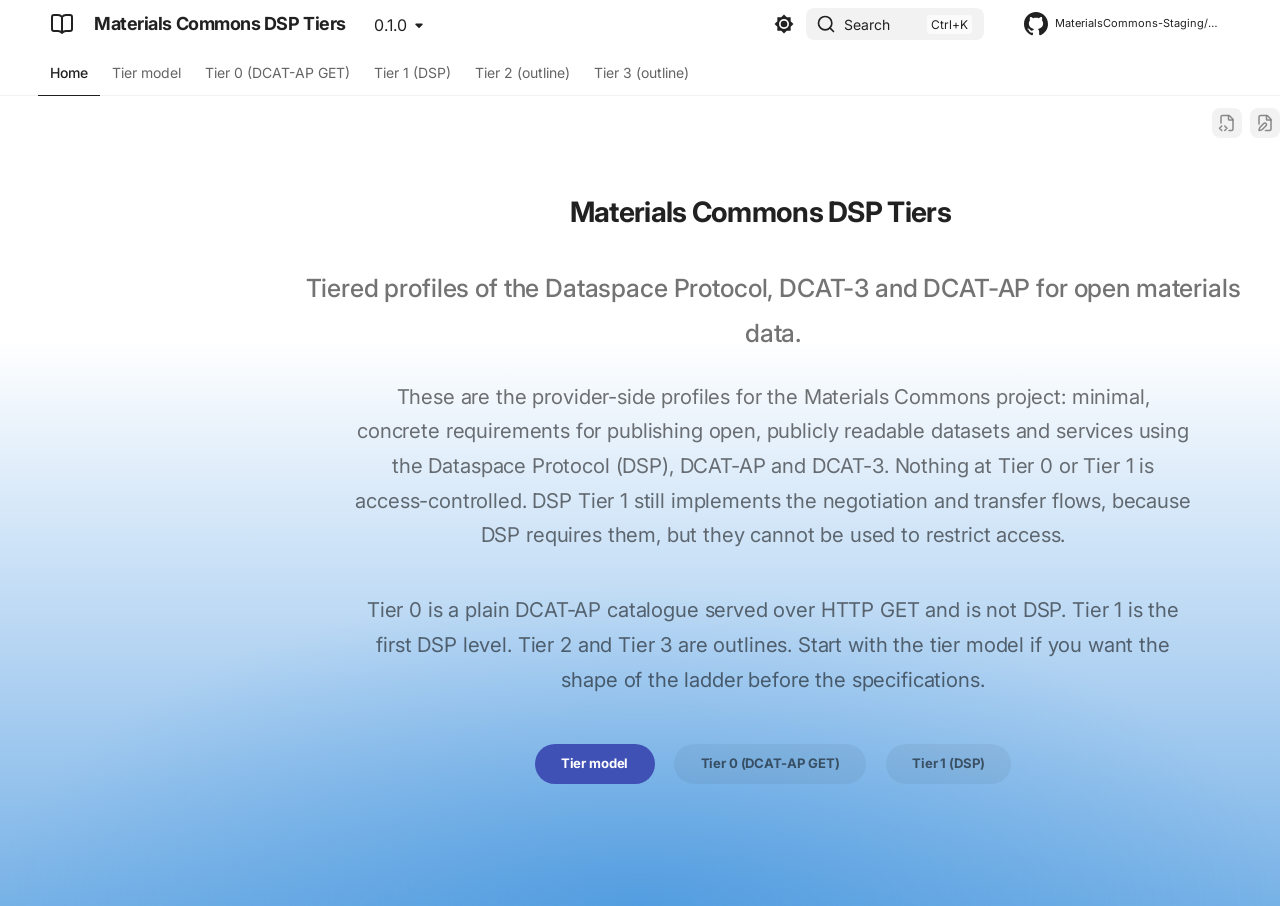
<file: index.html>
<!DOCTYPE html>
<html>
<head>
  <meta charset="utf-8">
  <title>Redirecting</title>
  <noscript>
    <meta http-equiv="refresh" content="1; url=latest/" />
  </noscript>
  <script>
    window.location.replace(
      "latest/" + window.location.search + window.location.hash
    );
  </script>
</head>
<body>
  Redirecting to <a href="latest/">latest/</a>...
</body>
</html>
</file>
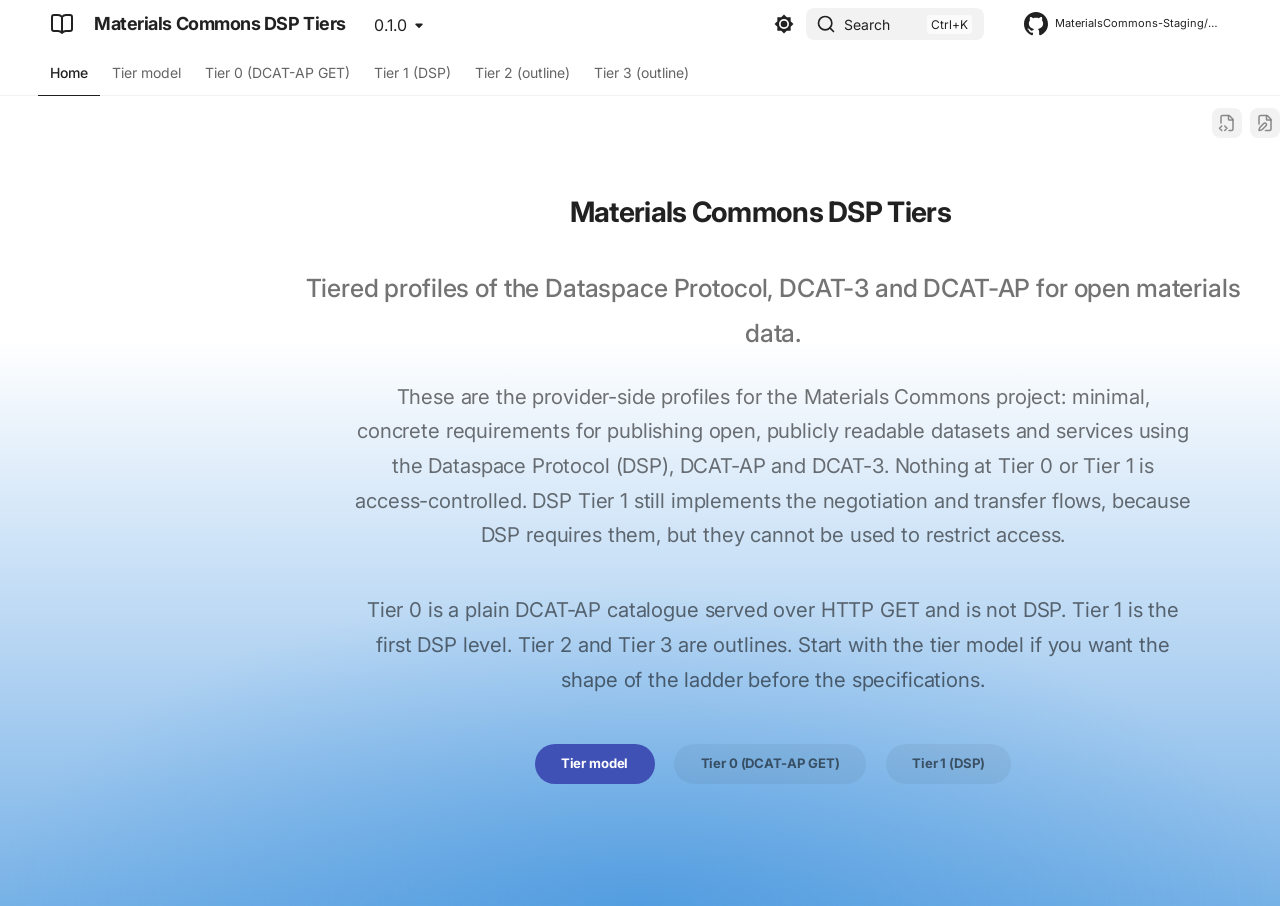
<file: 0.1.0/index.html>
<!doctype html>
<html lang="en" class="no-js">
  <head>
    
      <meta charset="utf-8">
      <meta name="viewport" content="width=device-width,initial-scale=1">
      
        <meta name="description" content="Materials Commons tiered profiles of the Dataspace Protocol (DSP), DCAT-3 and DCAT-AP">
      
      
        <meta name="author" content="Materials Commons Contributors">
      
      
        <link rel="canonical" href="https://materialscommons-staging.github.io/mc-dsp-tiers/0.1.0/">
      
      
      
        <link rel="next" href="./tiers/">
      
      
        
      
      
      <link rel="icon" href="./assets/images/favicon.png">
      <meta name="generator" content="zensical-0.0.61">
    
    
      
        <title>Materials Commons DSP Tiers - Materials Commons DSP Tiers</title>
      
    
    
      
        
      
      <link rel="stylesheet" href="./assets/stylesheets/modern/main.ce62732f.min.css">
      
        
          
        
        <link rel="stylesheet" href="./assets/stylesheets/modern/palette.812a03bb.min.css">
      
      


    
    
      
    
    
      
        
        
        <link rel="preconnect" href="https://fonts.gstatic.com" crossorigin>
        <link rel="stylesheet" href="https://fonts.googleapis.com/css?family=Inter:300,300i,400,400i,500,500i,700,700i%7CJetBrains+Mono:400,400i,700,700i&amp;display=fallback">
        <style>:root{--md-text-font:"Inter";--md-code-font:"JetBrains Mono"}</style>
      
    
    
      <link rel="stylesheet" href="./stylesheets/extra.css">
    
    <script>__md_scope=new URL(".",location),__md_scope.pathname.endsWith("/")||(__md_scope=new URL(__md_scope.pathname+"/",location)),__md_hash=e=>[...e].reduce(((e,t)=>(e<<5)-e+t.charCodeAt(0)),0),__md_get=(e,t=localStorage,_=__md_scope)=>JSON.parse(t.getItem(_.pathname+"."+e)),__md_set=(e,t,_=localStorage,a=__md_scope)=>{try{_.setItem(a.pathname+"."+e,JSON.stringify(t))}catch(e){}},document.documentElement.setAttribute("data-platform",navigator.platform)</script>
    
      

    
    
  </head>
  
  
    
    
      
    
    
    
    
    <body dir="ltr" data-md-color-scheme="default" data-md-color-primary="white" data-md-color-accent="deep-orange">
  
    
    <input class="md-toggle" data-md-toggle="drawer" type="checkbox" id="__drawer" autocomplete="off">
    <input class="md-toggle" data-md-toggle="search" type="checkbox" id="__search" autocomplete="off">
    <label class="md-overlay" for="__drawer" aria-label="Navigation"></label>
    <div data-md-component="skip">
      
        
        <a href="#materials-commons-dsp-tiers" class="md-skip">
          Skip to content
        </a>
      
    </div>
    <div data-md-component="announce">
      
    </div>
    
      <div data-md-color-scheme="default" data-md-component="outdated" hidden>
        
      </div>
    
    
      

<header class="md-header" data-md-component="header">
  <nav class="md-header__inner md-grid" aria-label="Header">
    <a href="" title="Materials Commons DSP Tiers" class="md-header__button md-logo" aria-label="Materials Commons DSP Tiers" data-md-component="logo">
      
  
  <svg xmlns="http://www.w3.org/2000/svg" fill="none" stroke="currentColor" stroke-linecap="round" stroke-linejoin="round" stroke-width="2" class="lucide lucide-book-open" viewBox="0 0 24 24"><path d="M12 5v16M20.001 19A2 2 0 0 0 22 17V5a2 2 0 0 0-1.999-2L16 3.002A5 5 0 0 0 12 5a5 5 0 0 0-4-2H4a2 2 0 0 0-2 2v12a2 2 0 0 0 1.999 2H8a5 5 0 0 1 4 2 5 5 0 0 1 4-2z"/></svg>

    </a>
    <label class="md-header__button md-icon" for="__drawer" aria-label="Navigation">
      
      <svg xmlns="http://www.w3.org/2000/svg" fill="none" stroke="currentColor" stroke-linecap="round" stroke-linejoin="round" stroke-width="2" class="lucide lucide-menu" viewBox="0 0 24 24"><path d="M4 5h16M4 12h16M4 19h16"/></svg>
    </label>
    <div class="md-header__title" data-md-component="header-title">
      <div class="md-header__ellipsis">
        <div class="md-header__topic">
          <span class="md-ellipsis">
            Materials Commons DSP Tiers
          </span>
        </div>
        <div class="md-header__topic" data-md-component="header-topic">
          <span class="md-ellipsis">
            
              Materials Commons DSP Tiers
            
          </span>
        </div>
      </div>
    </div>
    
      
        <form class="md-header__option" data-md-component="palette">
  
    
    
    
    <input class="md-option" data-md-color-media="(prefers-color-scheme: light)" data-md-color-scheme="default" data-md-color-primary="white" data-md-color-accent="deep-orange"  aria-label="Switch to dark mode"  type="radio" name="__palette" id="__palette_0">
    
      <label class="md-header__button md-icon" title="Switch to dark mode" for="__palette_1" hidden>
        <svg xmlns="http://www.w3.org/2000/svg" viewBox="0 0 24 24"><path d="M12 8a4 4 0 0 0-4 4 4 4 0 0 0 4 4 4 4 0 0 0 4-4 4 4 0 0 0-4-4m0 10a6 6 0 0 1-6-6 6 6 0 0 1 6-6 6 6 0 0 1 6 6 6 6 0 0 1-6 6m8-9.31V4h-4.69L12 .69 8.69 4H4v4.69L.69 12 4 15.31V20h4.69L12 23.31 15.31 20H20v-4.69L23.31 12z"/></svg>
      </label>
    
  
    
    
    
    <input class="md-option" data-md-color-media="(prefers-color-scheme: dark)" data-md-color-scheme="slate" data-md-color-primary="black" data-md-color-accent="deep-orange"  aria-label="Switch to system preference"  type="radio" name="__palette" id="__palette_1">
    
      <label class="md-header__button md-icon" title="Switch to system preference" for="__palette_0" hidden>
        <svg xmlns="http://www.w3.org/2000/svg" viewBox="0 0 24 24"><path d="M12 18c-.89 0-1.74-.2-2.5-.55C11.56 16.5 13 14.42 13 12s-1.44-4.5-3.5-5.45C10.26 6.2 11.11 6 12 6a6 6 0 0 1 6 6 6 6 0 0 1-6 6m8-9.31V4h-4.69L12 .69 8.69 4H4v4.69L.69 12 4 15.31V20h4.69L12 23.31 15.31 20H20v-4.69L23.31 12z"/></svg>
      </label>
    
  
</form>
      
    
    
      <script>var palette=__md_get("__palette");if(palette&&palette.color){if("(prefers-color-scheme)"===palette.color.media){var media=matchMedia("(prefers-color-scheme: light)"),input=document.querySelector(media.matches?"[data-md-color-media='(prefers-color-scheme: light)']":"[data-md-color-media='(prefers-color-scheme: dark)']");palette.color.media=input.getAttribute("data-md-color-media"),palette.color.scheme=input.getAttribute("data-md-color-scheme"),palette.color.primary=input.getAttribute("data-md-color-primary"),palette.color.accent=input.getAttribute("data-md-color-accent")}for(var[key,value]of Object.entries(palette.color))document.body.setAttribute("data-md-color-"+key,value)}</script>
    
    
    
      
      
        <label class="md-header__button md-icon" for="__search" aria-label="Search">
          
          <svg xmlns="http://www.w3.org/2000/svg" fill="none" stroke="currentColor" stroke-linecap="round" stroke-linejoin="round" stroke-width="2" class="lucide lucide-search" viewBox="0 0 24 24"><path d="m21 21-4.34-4.34"/><circle cx="11" cy="11" r="8"/></svg>
        </label>
        <div class="md-search" data-md-component="search" role="dialog" aria-label="Search">
  <button type="button" class="md-search__button">
    Search
  </button>
</div>
      
    
    <div class="md-header__source">
      
        <a href="https://github.com/MaterialsCommons-Staging/mc-dsp-tiers" title="Go to repository" class="md-source" data-md-component="source">
  <div class="md-source__icon md-icon">
    
    <svg xmlns="http://www.w3.org/2000/svg" viewBox="0 0 512 512"><!--! Font Awesome Free 7.3.1 by @fontawesome - https://fontawesome.com License - https://fontawesome.com/license/free (Icons: CC BY 4.0, Fonts: SIL OFL 1.1, Code: MIT License) Copyright 2026 Fonticons, Inc.--><path fill="currentColor" d="M216.5 362.5c-66-8-112.5-55.5-112.5-117 0-25 9-52 24-70-6.5-16.5-5.5-51.5 2-66 20-2.5 47 8 63 22.5 19-6 39-9 63.5-9s44.5 3 62.5 8.5c15.5-14 43-24.5 63-22 7 13.5 8 48.5 1.5 65.5 16 19 24.5 44.5 24.5 70.5 0 61.5-46.5 108-113.5 116.5 17 11 28.5 35 28.5 62.5v52c0 15 12.5 23.5 27.5 17.5C441 459.5 512 369 512 257 512 115.5 397 0 255.5 0S0 115.5 0 257c0 111 70.5 203 165.5 237.5 13.5 5 26.5-4 26.5-17.5v-40c-7 3-16 5-24 5-33 0-52.5-18-66.5-51.5-5.5-13.5-11.5-21.5-23-23-6-.5-8-3-8-6 0-6 10-10.5 20-10.5 14.5 0 27 9 40 27.5 10 14.5 20.5 21 33 21s20.5-4.5 32-16c8.5-8.5 15-16 21-21"/></svg>
  </div>
  <div class="md-source__repository">
    MaterialsCommons-Staging/mc-dsp-tiers
  </div>
</a>
      
    </div>
  </nav>
  
</header>
    
    <div class="md-container" data-md-component="container">
      
      
        
          
            
<nav class="md-tabs" aria-label="Tabs" data-md-component="tabs">
  <div class="md-grid">
    <ul class="md-tabs__list">
      
        
  
  
  
    
  
  
    <li class="md-tabs__item md-tabs__item--active">
      <a href="" class="md-tabs__link">
        
  
  Home

      </a>
    </li>
  

      
        
  
  
  
  
    <li class="md-tabs__item">
      <a href="./tiers/" class="md-tabs__link">
        
  
  Tier model

      </a>
    </li>
  

      
        
  
  
  
  
    <li class="md-tabs__item">
      <a href="./materials-commons-dcat-ap-get-protocol-tier-0/" class="md-tabs__link">
        
  
  Tier 0 (DCAT-AP GET)

      </a>
    </li>
  

      
        
  
  
  
  
    <li class="md-tabs__item">
      <a href="./materials-commons-dsp-tier1/" class="md-tabs__link">
        
  
  Tier 1 (DSP)

      </a>
    </li>
  

      
        
  
  
  
  
    <li class="md-tabs__item">
      <a href="./materials-commons-dsp-tier2/" class="md-tabs__link">
        
  
  Tier 2 (outline)

      </a>
    </li>
  

      
        
  
  
  
  
    <li class="md-tabs__item">
      <a href="./materials-commons-dsp-tier3/" class="md-tabs__link">
        
  
  Tier 3 (outline)

      </a>
    </li>
  

      
    </ul>
  </div>
</nav>
          
        
      
      <main class="md-main" data-md-component="main">
        <div class="md-main__inner md-grid">
          
            
              
                
              
              <div class="md-sidebar md-sidebar--primary" data-md-component="sidebar" data-md-type="navigation" >
                <div class="md-sidebar__scrollwrap">
                  <div class="md-sidebar__inner">
                    


  


<nav class="md-nav md-nav--primary md-nav--lifted" aria-label="Navigation" data-md-level="0">
  <label class="md-nav__title" for="__drawer">
    <a href="" title="Materials Commons DSP Tiers" class="md-nav__button md-logo" aria-label="Materials Commons DSP Tiers" data-md-component="logo">
      
  
  <svg xmlns="http://www.w3.org/2000/svg" fill="none" stroke="currentColor" stroke-linecap="round" stroke-linejoin="round" stroke-width="2" class="lucide lucide-book-open" viewBox="0 0 24 24"><path d="M12 5v16M20.001 19A2 2 0 0 0 22 17V5a2 2 0 0 0-1.999-2L16 3.002A5 5 0 0 0 12 5a5 5 0 0 0-4-2H4a2 2 0 0 0-2 2v12a2 2 0 0 0 1.999 2H8a5 5 0 0 1 4 2 5 5 0 0 1 4-2z"/></svg>

    </a>
    Materials Commons DSP Tiers
  </label>
  
    <div class="md-nav__source">
      <a href="https://github.com/MaterialsCommons-Staging/mc-dsp-tiers" title="Go to repository" class="md-source" data-md-component="source">
  <div class="md-source__icon md-icon">
    
    <svg xmlns="http://www.w3.org/2000/svg" viewBox="0 0 512 512"><!--! Font Awesome Free 7.3.1 by @fontawesome - https://fontawesome.com License - https://fontawesome.com/license/free (Icons: CC BY 4.0, Fonts: SIL OFL 1.1, Code: MIT License) Copyright 2026 Fonticons, Inc.--><path fill="currentColor" d="M216.5 362.5c-66-8-112.5-55.5-112.5-117 0-25 9-52 24-70-6.5-16.5-5.5-51.5 2-66 20-2.5 47 8 63 22.5 19-6 39-9 63.5-9s44.5 3 62.5 8.5c15.5-14 43-24.5 63-22 7 13.5 8 48.5 1.5 65.5 16 19 24.5 44.5 24.5 70.5 0 61.5-46.5 108-113.5 116.5 17 11 28.5 35 28.5 62.5v52c0 15 12.5 23.5 27.5 17.5C441 459.5 512 369 512 257 512 115.5 397 0 255.5 0S0 115.5 0 257c0 111 70.5 203 165.5 237.5 13.5 5 26.5-4 26.5-17.5v-40c-7 3-16 5-24 5-33 0-52.5-18-66.5-51.5-5.5-13.5-11.5-21.5-23-23-6-.5-8-3-8-6 0-6 10-10.5 20-10.5 14.5 0 27 9 40 27.5 10 14.5 20.5 21 33 21s20.5-4.5 32-16c8.5-8.5 15-16 21-21"/></svg>
  </div>
  <div class="md-source__repository">
    MaterialsCommons-Staging/mc-dsp-tiers
  </div>
</a>
    </div>
  
  <ul class="md-nav__list" data-md-scrollfix>
    
      
      
  
  
    
  
  
  
    <li class="md-nav__item md-nav__item--active">
      
      
      
      
        
      
      
      <a href="" class="md-nav__link md-nav__link--active">
        
  
  
  <span class="md-ellipsis">
    
  
  Home

    
  </span>
  
  

      </a>
      
    </li>
  

    
      
      
  
  
  
  
    <li class="md-nav__item">
      <a href="./tiers/" class="md-nav__link">
        
  
  
  <span class="md-ellipsis">
    
  
  Tier model

    
  </span>
  
  

      </a>
    </li>
  

    
      
      
  
  
  
  
    <li class="md-nav__item">
      <a href="./materials-commons-dcat-ap-get-protocol-tier-0/" class="md-nav__link">
        
  
  
  <span class="md-ellipsis">
    
  
  Tier 0 (DCAT-AP GET)

    
  </span>
  
  

      </a>
    </li>
  

    
      
      
  
  
  
  
    <li class="md-nav__item">
      <a href="./materials-commons-dsp-tier1/" class="md-nav__link">
        
  
  
  <span class="md-ellipsis">
    
  
  Tier 1 (DSP)

    
  </span>
  
  

      </a>
    </li>
  

    
      
      
  
  
  
  
    <li class="md-nav__item">
      <a href="./materials-commons-dsp-tier2/" class="md-nav__link">
        
  
  
  <span class="md-ellipsis">
    
  
  Tier 2 (outline)

    
  </span>
  
  

      </a>
    </li>
  

    
      
      
  
  
  
  
    <li class="md-nav__item">
      <a href="./materials-commons-dsp-tier3/" class="md-nav__link">
        
  
  
  <span class="md-ellipsis">
    
  
  Tier 3 (outline)

    
  </span>
  
  

      </a>
    </li>
  

    
  </ul>
</nav>
                  </div>
                </div>
              </div>
            
            
              
                
              
              <div class="md-sidebar md-sidebar--secondary" data-md-component="sidebar" data-md-type="toc" hidden>
                <div class="md-sidebar__scrollwrap">
                  
                    
                    
                    
                      
                    
                    
                  
                  <div class="md-sidebar__inner">
                    


<nav class="md-nav md-nav--secondary" aria-label="On this page">
  
  
  
    
  
  
</nav>
                  </div>
                </div>
              </div>
            
          
          
            <div class="md-content" data-md-component="content">
              
                

  



  


              
              <article class="md-content__inner md-typeset">
                
                  
  
    <a href="https://github.com/MaterialsCommons-Staging/mc-dsp-tiers/edit/main/docs/index.md" title="Edit this page" class="md-content__button md-icon" rel="edit">
      
      <svg xmlns="http://www.w3.org/2000/svg" fill="none" stroke="currentColor" stroke-linecap="round" stroke-linejoin="round" stroke-width="2" class="lucide lucide-file-pen" viewBox="0 0 24 24"><path d="M12.659 22H18a2 2 0 0 0 2-2V8a2.4 2.4 0 0 0-.706-1.706l-3.588-3.588A2.4 2.4 0 0 0 14 2H6a2 2 0 0 0-2 2v9.34"/><path d="M14 2v5a1 1 0 0 0 1 1h5M10.378 12.622a1 1 0 0 1 3 3.003L8.36 20.637a2 2 0 0 1-.854.506l-2.867.837a.5.5 0 0 1-.62-.62l.836-2.869a2 2 0 0 1 .506-.853z"/></svg>
    </a>
  
  
    
      
    
    <a href="https://github.com/MaterialsCommons-Staging/mc-dsp-tiers/raw/main/docs/index.md" title="View source of this page" class="md-content__button md-icon">
      
      <svg xmlns="http://www.w3.org/2000/svg" fill="none" stroke="currentColor" stroke-linecap="round" stroke-linejoin="round" stroke-width="2" class="lucide lucide-file-code-2" viewBox="0 0 24 24"><path d="M4 12.15V4a2 2 0 0 1 2-2h8a2.4 2.4 0 0 1 1.706.706l3.588 3.588A2.4 2.4 0 0 1 20 8v12a2 2 0 0 1-2 2h-3.35"/><path d="M14 2v5a1 1 0 0 0 1 1h5M5 16l-3 3 3 3M9 22l3-3-3-3"/></svg>
    </a>
  


<div class="mc-hero">
<h1 class="mc-hero__title" id="materials-commons-dsp-tiers">Materials Commons DSP Tiers<a class="headerlink" href="#materials-commons-dsp-tiers" title="Permanent link">&para;</a></h1>
<p class="mc-hero__tagline">Tiered profiles of the Dataspace Protocol, DCAT-3 and DCAT-AP for open materials data.</p>
<p class="mc-hero__text"> These are the provider-side profiles for the Materials Commons project: minimal, concrete requirements for publishing open, publicly readable datasets and services using the Dataspace Protocol (DSP), DCAT-AP and DCAT-3. Nothing at Tier 0 or Tier 1 is access-controlled. DSP Tier 1 still implements the negotiation and transfer flows, because DSP requires them, but they cannot be used to restrict access. </p>
<p class="mc-hero__text"> Tier 0 is a plain DCAT-AP catalogue served over HTTP GET and is not DSP. Tier 1 is the first DSP level. Tier 2 and Tier 3 are outlines. Start with the tier model if you want the shape of the ladder before the specifications. </p>
<p class="mc-hero__actions"> <a class="md-button md-button--primary" href="tiers/">Tier model</a> <a class="md-button" href="materials-commons-dcat-ap-get-protocol-tier-0/">Tier 0 (DCAT-AP GET)</a> <a class="md-button" href="materials-commons-dsp-tier1/">Tier 1 (DSP)</a> </p>
</div>

  









  
  




  



                
              </article>
            </div>
          
          
  <script>var tabs=__md_get("__tabs");if(Array.isArray(tabs))e:for(var set of document.querySelectorAll(".tabbed-set")){var labels=set.querySelector(".tabbed-labels");for(var tab of tabs)for(var label of labels.getElementsByTagName("label"))if(label.innerText.trim()===tab){var input=document.getElementById(label.htmlFor);input.checked=!0;continue e}}</script>

<script>var target=document.getElementById(location.hash.slice(1));target&&target.name&&(target.checked=target.name.startsWith("__tabbed_"))</script>
        </div>
        
          <button type="button" class="md-top md-icon" data-md-component="top" hidden>
  
  <svg xmlns="http://www.w3.org/2000/svg" fill="none" stroke="currentColor" stroke-linecap="round" stroke-linejoin="round" stroke-width="2" class="lucide lucide-circle-arrow-up" viewBox="0 0 24 24"><circle cx="12" cy="12" r="10"/><path d="m16 12-4-4-4 4M12 16V8"/></svg>
  Back to top
</button>
        
      </main>
      
        <footer class="md-footer">
  
    
      
        
      
      <nav class="md-footer__inner md-grid" aria-label="Footer" >
        
        
          
          <a href="./tiers/" class="md-footer__link md-footer__link--next" aria-label="Next: Tier model">
            <div class="md-footer__title">
              <span class="md-footer__direction">
                Next
              </span>
              <div class="md-ellipsis">
                Tier model
              </div>
            </div>
            <div class="md-footer__button md-icon">
              
              <svg xmlns="http://www.w3.org/2000/svg" viewBox="0 0 256 512"><!--! Font Awesome Free 7.3.1 by @fontawesome - https://fontawesome.com License - https://fontawesome.com/license/free (Icons: CC BY 4.0, Fonts: SIL OFL 1.1, Code: MIT License) Copyright 2026 Fonticons, Inc.--><path fill="currentColor" d="M247.1 233.4c12.5 12.5 12.5 32.8 0 45.3l-160 160c-12.5 12.5-32.8 12.5-45.3 0s-12.5-32.8 0-45.3L179.2 256 41.9 118.6c-12.5-12.5-12.5-32.8 0-45.3s32.8-12.5 45.3 0l160 160z"/></svg>
            </div>
          </a>
        
      </nav>
    
  
  <div class="md-footer-meta md-typeset">
    <div class="md-footer-meta__inner md-grid">
      <div class="md-copyright">
  
    <div class="md-copyright__highlight">
      Maintained by <a href="https://github.com/MaterialsCommons-Staging">Materials Commons</a>.
    </div>
  
  
    Made with
    <a href="https://zensical.org/" target="_blank" rel="noopener">
      Zensical
    </a>
  
</div>
      
        
<div class="md-social">
  
    
    
    
    
      
      
    
    <a href="https://github.com/MaterialsCommons-Staging/mc-dsp-tiers" target="_blank" rel="noopener" title="github.com" class="md-social__link">
      <svg xmlns="http://www.w3.org/2000/svg" viewBox="0 0 512 512"><!--! Font Awesome Free 7.3.1 by @fontawesome - https://fontawesome.com License - https://fontawesome.com/license/free (Icons: CC BY 4.0, Fonts: SIL OFL 1.1, Code: MIT License) Copyright 2026 Fonticons, Inc.--><path fill="currentColor" d="M216.5 362.5c-66-8-112.5-55.5-112.5-117 0-25 9-52 24-70-6.5-16.5-5.5-51.5 2-66 20-2.5 47 8 63 22.5 19-6 39-9 63.5-9s44.5 3 62.5 8.5c15.5-14 43-24.5 63-22 7 13.5 8 48.5 1.5 65.5 16 19 24.5 44.5 24.5 70.5 0 61.5-46.5 108-113.5 116.5 17 11 28.5 35 28.5 62.5v52c0 15 12.5 23.5 27.5 17.5C441 459.5 512 369 512 257 512 115.5 397 0 255.5 0S0 115.5 0 257c0 111 70.5 203 165.5 237.5 13.5 5 26.5-4 26.5-17.5v-40c-7 3-16 5-24 5-33 0-52.5-18-66.5-51.5-5.5-13.5-11.5-21.5-23-23-6-.5-8-3-8-6 0-6 10-10.5 20-10.5 14.5 0 27 9 40 27.5 10 14.5 20.5 21 33 21s20.5-4.5 32-16c8.5-8.5 15-16 21-21"/></svg>
    </a>
  
</div>
      
    </div>
  </div>
</footer>
      
    </div>
    <div class="md-dialog" data-md-component="dialog">
      <div class="md-dialog__inner md-typeset"></div>
    </div>
    
    
    
      
      
      
      
        
        
      <script id="__config" type="application/json">{"annotate":null,"base":".","features":["announce.dismiss","content.code.annotate","content.action.edit","content.action.view","content.code.copy","content.code.select","content.footnote.tooltips","content.tabs.link","content.tooltips","navigation.footer","navigation.indexes","navigation.tabs","navigation.instant","navigation.instant.prefetch","navigation.path","navigation.prune","navigation.top","navigation.tracking","search.highlight"],"redirect":null,"search":"./assets/javascripts/workers/search.7d14d953.min.js","tags":null,"translations":{"clipboard.copied":"Copied to clipboard","clipboard.copy":"Copy to clipboard","search.result.more.one":"1 more on this page","search.result.more.other":"# more on this page","search.result.none":"No matching documents","search.result.one":"1 matching document","search.result.other":"# matching documents","search.result.placeholder":"Type to start searching","search.result.term.missing":"Missing","select.version":"Select version"},"version":{"provider":"mike"}}</script>
    
    
      <script src="./assets/javascripts/bundle.df5d1f2b.min.js"></script>
      
    
  </body>
</html>
</file>
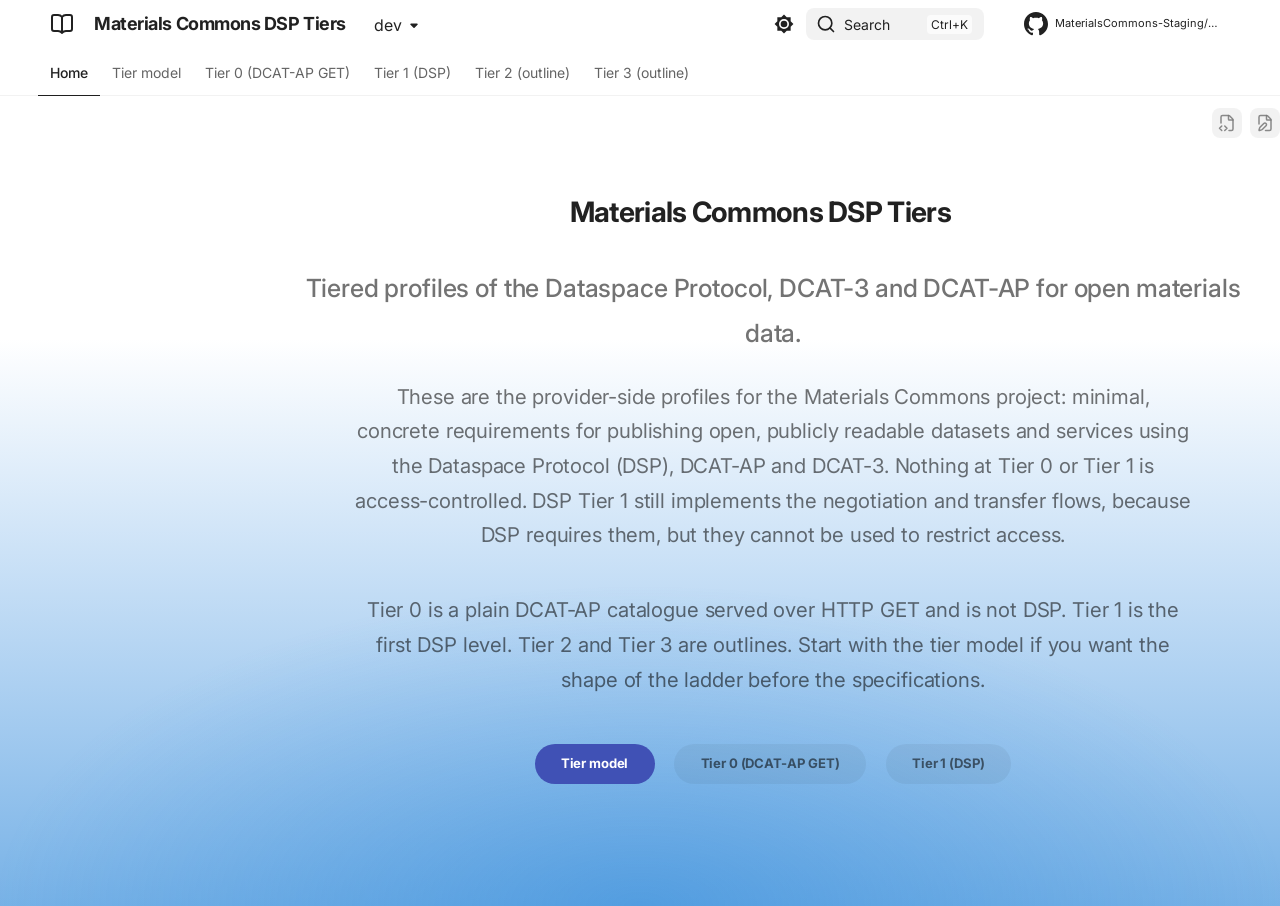
<file: dev/index.html>
<!doctype html>
<html lang="en" class="no-js">
  <head>
    
      <meta charset="utf-8">
      <meta name="viewport" content="width=device-width,initial-scale=1">
      
        <meta name="description" content="Materials Commons tiered profiles of the Dataspace Protocol (DSP), DCAT-3 and DCAT-AP">
      
      
        <meta name="author" content="Materials Commons Contributors">
      
      
        <link rel="canonical" href="https://materialscommons-staging.github.io/mc-dsp-tiers/dev/">
      
      
      
      
        <link rel="next" href="./tiers/">
      
      
        
      
      
      <link rel="icon" href="./assets/images/favicon.png">
      <meta name="generator" content="zensical-0.1.0">
    
    
      
        <title>Materials Commons DSP Tiers - Materials Commons DSP Tiers</title>
      
    
    
      
        
      
      <link rel="stylesheet" href="./assets/stylesheets/modern/main.4ab2de0c.min.css">
      
        
          
        
        <link rel="stylesheet" href="./assets/stylesheets/modern/palette.b60ce83d.min.css">
      
      


    
    
      
    
    
      
        
        
        <link rel="preconnect" href="https://fonts.gstatic.com" crossorigin>
        <link rel="stylesheet" href="https://fonts.googleapis.com/css?family=Inter:300,300i,400,400i,500,500i,700,700i%7CJetBrains+Mono:400,400i,700,700i&amp;display=fallback">
        <style>:root{--md-text-font:"Inter";--md-code-font:"JetBrains Mono"}</style>
      
    
    
      <link rel="stylesheet" href="./stylesheets/extra.css">
    
    <script>__md_scope=new URL(".",location),__md_scope.pathname.endsWith("/")||(__md_scope=new URL(__md_scope.pathname+"/",location)),__md_hash=e=>[...e].reduce(((e,t)=>(e<<5)-e+t.charCodeAt(0)),0),__md_get=(e,t=localStorage,_=__md_scope)=>JSON.parse(t.getItem(_.pathname+"."+e)),__md_set=(e,t,_=localStorage,a=__md_scope)=>{try{_.setItem(a.pathname+"."+e,JSON.stringify(t))}catch(e){}},document.documentElement.setAttribute("data-platform",navigator.platform)</script>
    
      

    
    
  </head>
  
  
    
    
      
    
    
    
    
    <body dir="ltr" data-md-color-scheme="default" data-md-color-primary="white" data-md-color-accent="deep-orange">
  
    
    <input class="md-toggle" data-md-toggle="drawer" type="checkbox" id="__drawer" autocomplete="off">
    <input class="md-toggle" data-md-toggle="search" type="checkbox" id="__search" autocomplete="off">
    <label class="md-overlay" for="__drawer" aria-hidden="true"></label>
    <div data-md-component="skip">
      <a href="#__skip" class="md-skip">
        Skip to content
      </a>
    </div>
    <div data-md-component="announce">
      
    </div>
    
      <div data-md-color-scheme="default" data-md-component="outdated" hidden>
        
      </div>
    
    
      

<header class="md-header" data-md-component="header">
  <nav class="md-header__inner md-grid" aria-label="Header">
    <a href="" title="Materials Commons DSP Tiers" class="md-header__button md-logo" aria-label="Materials Commons DSP Tiers" data-md-component="logo">
      
  
  <svg xmlns="http://www.w3.org/2000/svg" fill="none" stroke="currentColor" stroke-linecap="round" stroke-linejoin="round" stroke-width="2" class="lucide lucide-book-open" viewBox="0 0 24 24"><path d="M12 5v16M20.001 19A2 2 0 0 0 22 17V5a2 2 0 0 0-1.999-2L16 3.002A5 5 0 0 0 12 5a5 5 0 0 0-4-2H4a2 2 0 0 0-2 2v12a2 2 0 0 0 1.999 2H8a5 5 0 0 1 4 2 5 5 0 0 1 4-2z"/></svg>

    </a>
    <label class="md-header__button md-icon" for="__drawer">
      
      <svg xmlns="http://www.w3.org/2000/svg" fill="none" stroke="currentColor" stroke-linecap="round" stroke-linejoin="round" stroke-width="2" class="lucide lucide-menu" viewBox="0 0 24 24"><path d="M4 5h16M4 12h16M4 19h16"/></svg>
      <span class="md-visually-hidden">Navigation</span>
    </label>
    <div class="md-header__title" data-md-component="header-title">
      <div class="md-header__ellipsis">
        <div class="md-header__topic">
          <span class="md-ellipsis">
            Materials Commons DSP Tiers
          </span>
        </div>
        <div class="md-header__topic" data-md-component="header-topic">
          <span class="md-ellipsis">
            
              Materials Commons DSP Tiers
            
          </span>
        </div>
      </div>
    </div>
    
      
        <form class="md-header__option" data-md-component="palette">
  
    
    
    
    <input class="md-option" data-md-color-media="(prefers-color-scheme: light)" data-md-color-scheme="default" data-md-color-primary="white" data-md-color-accent="deep-orange"  aria-label="Switch to dark mode"  type="radio" name="__palette" id="__palette_0">
    
      <label class="md-header__button md-icon" title="Switch to dark mode" for="__palette_1" hidden>
        <svg xmlns="http://www.w3.org/2000/svg" viewBox="0 0 24 24"><path d="M12 8a4 4 0 0 0-4 4 4 4 0 0 0 4 4 4 4 0 0 0 4-4 4 4 0 0 0-4-4m0 10a6 6 0 0 1-6-6 6 6 0 0 1 6-6 6 6 0 0 1 6 6 6 6 0 0 1-6 6m8-9.31V4h-4.69L12 .69 8.69 4H4v4.69L.69 12 4 15.31V20h4.69L12 23.31 15.31 20H20v-4.69L23.31 12z"/></svg>
      </label>
    
  
    
    
    
    <input class="md-option" data-md-color-media="(prefers-color-scheme: dark)" data-md-color-scheme="slate" data-md-color-primary="black" data-md-color-accent="deep-orange"  aria-label="Switch to system preference"  type="radio" name="__palette" id="__palette_1">
    
      <label class="md-header__button md-icon" title="Switch to system preference" for="__palette_0" hidden>
        <svg xmlns="http://www.w3.org/2000/svg" viewBox="0 0 24 24"><path d="M12 18c-.89 0-1.74-.2-2.5-.55C11.56 16.5 13 14.42 13 12s-1.44-4.5-3.5-5.45C10.26 6.2 11.11 6 12 6a6 6 0 0 1 6 6 6 6 0 0 1-6 6m8-9.31V4h-4.69L12 .69 8.69 4H4v4.69L.69 12 4 15.31V20h4.69L12 23.31 15.31 20H20v-4.69L23.31 12z"/></svg>
      </label>
    
  
</form>
      
    
    
      <script>var palette=__md_get("__palette");if(palette&&palette.color){if("(prefers-color-scheme)"===palette.color.media){var media=matchMedia("(prefers-color-scheme: light)"),input=document.querySelector(media.matches?"[data-md-color-media='(prefers-color-scheme: light)']":"[data-md-color-media='(prefers-color-scheme: dark)']");palette.color.media=input.getAttribute("data-md-color-media"),palette.color.scheme=input.getAttribute("data-md-color-scheme"),palette.color.primary=input.getAttribute("data-md-color-primary"),palette.color.accent=input.getAttribute("data-md-color-accent")}for(var[key,value]of Object.entries(palette.color))document.body.setAttribute("data-md-color-"+key,value)}</script>
    
    
    
      
      
        <label class="md-header__button md-icon" for="__search">
          
          <svg xmlns="http://www.w3.org/2000/svg" fill="none" stroke="currentColor" stroke-linecap="round" stroke-linejoin="round" stroke-width="2" class="lucide lucide-search" viewBox="0 0 24 24"><path d="m21 21-4.34-4.34"/><circle cx="11" cy="11" r="8"/></svg>
          <span class="md-visually-hidden">Search</span>
        </label>
        <div class="md-search" data-md-component="search" role="dialog" aria-label="Search">
  <button type="button" class="md-search__button">
    Search
  </button>
</div>
      
    
    <div class="md-header__source">
      
        <a href="https://github.com/MaterialsCommons-Staging/mc-dsp-tiers" title="Go to repository" class="md-source" data-md-component="source">
  <div class="md-source__icon md-icon">
    
    <svg xmlns="http://www.w3.org/2000/svg" viewBox="0 0 512 512"><!--! Font Awesome Free 7.3.1 by @fontawesome - https://fontawesome.com License - https://fontawesome.com/license/free (Icons: CC BY 4.0, Fonts: SIL OFL 1.1, Code: MIT License) Copyright 2026 Fonticons, Inc.--><path fill="currentColor" d="M216.5 362.5c-66-8-112.5-55.5-112.5-117 0-25 9-52 24-70-6.5-16.5-5.5-51.5 2-66 20-2.5 47 8 63 22.5 19-6 39-9 63.5-9s44.5 3 62.5 8.5c15.5-14 43-24.5 63-22 7 13.5 8 48.5 1.5 65.5 16 19 24.5 44.5 24.5 70.5 0 61.5-46.5 108-113.5 116.5 17 11 28.5 35 28.5 62.5v52c0 15 12.5 23.5 27.5 17.5C441 459.5 512 369 512 257 512 115.5 397 0 255.5 0S0 115.5 0 257c0 111 70.5 203 165.5 237.5 13.5 5 26.5-4 26.5-17.5v-40c-7 3-16 5-24 5-33 0-52.5-18-66.5-51.5-5.5-13.5-11.5-21.5-23-23-6-.5-8-3-8-6 0-6 10-10.5 20-10.5 14.5 0 27 9 40 27.5 10 14.5 20.5 21 33 21s20.5-4.5 32-16c8.5-8.5 15-16 21-21"/></svg>
  </div>
  <div class="md-source__repository">
    MaterialsCommons-Staging/mc-dsp-tiers
  </div>
</a>
      
    </div>
  </nav>
  
</header>
    
    <div class="md-container" data-md-component="container">
      
      
        
          
            
<nav class="md-tabs" aria-label="Tabs" data-md-component="tabs">
  <div class="md-grid">
    <ul class="md-tabs__list">
      
        
  
  
  
    
  
  
    <li class="md-tabs__item md-tabs__item--active">
      <a href="" class="md-tabs__link">
        
  
  Home

      </a>
    </li>
  

      
        
  
  
  
  
    <li class="md-tabs__item">
      <a href="./tiers/" class="md-tabs__link">
        
  
  Tier model

      </a>
    </li>
  

      
        
  
  
  
  
    <li class="md-tabs__item">
      <a href="./materials-commons-dcat-ap-get-protocol-tier-0/" class="md-tabs__link">
        
  
  Tier 0 (DCAT-AP GET)

      </a>
    </li>
  

      
        
  
  
  
  
    <li class="md-tabs__item">
      <a href="./materials-commons-dsp-tier1/" class="md-tabs__link">
        
  
  Tier 1 (DSP)

      </a>
    </li>
  

      
        
  
  
  
  
    <li class="md-tabs__item">
      <a href="./materials-commons-dsp-tier2/" class="md-tabs__link">
        
  
  Tier 2 (outline)

      </a>
    </li>
  

      
        
  
  
  
  
    <li class="md-tabs__item">
      <a href="./materials-commons-dsp-tier3/" class="md-tabs__link">
        
  
  Tier 3 (outline)

      </a>
    </li>
  

      
    </ul>
  </div>
</nav>
          
        
      
      <main class="md-main" data-md-component="main">
        <div class="md-main__inner md-grid">
          
            
              
                
              
              <div class="md-sidebar md-sidebar--primary" data-md-component="sidebar" data-md-type="navigation" >
                <div class="md-sidebar__scrollwrap">
                  <div class="md-sidebar__inner">
                    


  


<nav class="md-nav md-nav--primary md-nav--lifted" aria-label="Navigation" data-md-level="0">
  <label class="md-nav__title" for="__drawer">
    <a href="" title="Materials Commons DSP Tiers" class="md-nav__button md-logo" aria-label="Materials Commons DSP Tiers" data-md-component="logo">
      
  
  <svg xmlns="http://www.w3.org/2000/svg" fill="none" stroke="currentColor" stroke-linecap="round" stroke-linejoin="round" stroke-width="2" class="lucide lucide-book-open" viewBox="0 0 24 24"><path d="M12 5v16M20.001 19A2 2 0 0 0 22 17V5a2 2 0 0 0-1.999-2L16 3.002A5 5 0 0 0 12 5a5 5 0 0 0-4-2H4a2 2 0 0 0-2 2v12a2 2 0 0 0 1.999 2H8a5 5 0 0 1 4 2 5 5 0 0 1 4-2z"/></svg>

    </a>
    Materials Commons DSP Tiers
  </label>
  
    <div class="md-nav__source">
      <a href="https://github.com/MaterialsCommons-Staging/mc-dsp-tiers" title="Go to repository" class="md-source" data-md-component="source">
  <div class="md-source__icon md-icon">
    
    <svg xmlns="http://www.w3.org/2000/svg" viewBox="0 0 512 512"><!--! Font Awesome Free 7.3.1 by @fontawesome - https://fontawesome.com License - https://fontawesome.com/license/free (Icons: CC BY 4.0, Fonts: SIL OFL 1.1, Code: MIT License) Copyright 2026 Fonticons, Inc.--><path fill="currentColor" d="M216.5 362.5c-66-8-112.5-55.5-112.5-117 0-25 9-52 24-70-6.5-16.5-5.5-51.5 2-66 20-2.5 47 8 63 22.5 19-6 39-9 63.5-9s44.5 3 62.5 8.5c15.5-14 43-24.5 63-22 7 13.5 8 48.5 1.5 65.5 16 19 24.5 44.5 24.5 70.5 0 61.5-46.5 108-113.5 116.5 17 11 28.5 35 28.5 62.5v52c0 15 12.5 23.5 27.5 17.5C441 459.5 512 369 512 257 512 115.5 397 0 255.5 0S0 115.5 0 257c0 111 70.5 203 165.5 237.5 13.5 5 26.5-4 26.5-17.5v-40c-7 3-16 5-24 5-33 0-52.5-18-66.5-51.5-5.5-13.5-11.5-21.5-23-23-6-.5-8-3-8-6 0-6 10-10.5 20-10.5 14.5 0 27 9 40 27.5 10 14.5 20.5 21 33 21s20.5-4.5 32-16c8.5-8.5 15-16 21-21"/></svg>
  </div>
  <div class="md-source__repository">
    MaterialsCommons-Staging/mc-dsp-tiers
  </div>
</a>
    </div>
  
  <ul class="md-nav__list" data-md-scrollfix>
    
      
      
  
  
    
  
  
  
    <li class="md-nav__item md-nav__item--active">
      
      
      
      
        
      
      
      <a href="" class="md-nav__link md-nav__link--active">
        
  
  
  <span class="md-ellipsis">
    
  
  Home

    
  </span>
  
  

      </a>
      
    </li>
  

    
      
      
  
  
  
  
    <li class="md-nav__item">
      <a href="./tiers/" class="md-nav__link">
        
  
  
  <span class="md-ellipsis">
    
  
  Tier model

    
  </span>
  
  

      </a>
    </li>
  

    
      
      
  
  
  
  
    <li class="md-nav__item">
      <a href="./materials-commons-dcat-ap-get-protocol-tier-0/" class="md-nav__link">
        
  
  
  <span class="md-ellipsis">
    
  
  Tier 0 (DCAT-AP GET)

    
  </span>
  
  

      </a>
    </li>
  

    
      
      
  
  
  
  
    <li class="md-nav__item">
      <a href="./materials-commons-dsp-tier1/" class="md-nav__link">
        
  
  
  <span class="md-ellipsis">
    
  
  Tier 1 (DSP)

    
  </span>
  
  

      </a>
    </li>
  

    
      
      
  
  
  
  
    <li class="md-nav__item">
      <a href="./materials-commons-dsp-tier2/" class="md-nav__link">
        
  
  
  <span class="md-ellipsis">
    
  
  Tier 2 (outline)

    
  </span>
  
  

      </a>
    </li>
  

    
      
      
  
  
  
  
    <li class="md-nav__item">
      <a href="./materials-commons-dsp-tier3/" class="md-nav__link">
        
  
  
  <span class="md-ellipsis">
    
  
  Tier 3 (outline)

    
  </span>
  
  

      </a>
    </li>
  

    
  </ul>
</nav>
                  </div>
                </div>
              </div>
            
            
              
                
              
              <div class="md-sidebar md-sidebar--secondary" data-md-component="sidebar" data-md-type="toc" hidden>
                <div class="md-sidebar__scrollwrap">
                  
                    
                    
                    
                      
                    
                    
                  
                  <div class="md-sidebar__inner">
                    


<nav class="md-nav md-nav--secondary" aria-label="On this page">
  
  
  
    
  
  
</nav>
                  </div>
                </div>
              </div>
            
          
          
            <div class="md-content" data-md-component="content">
              
                

  



  


              
              <article class="md-content__inner md-typeset">
                <a id="__skip" tabindex="-1"></a>
                
                  

  
    <a href="https://github.com/MaterialsCommons-Staging/mc-dsp-tiers/edit/main/docs/index.md" title="Edit this page" class="md-content__button md-icon" rel="edit">
      
      <svg xmlns="http://www.w3.org/2000/svg" fill="none" stroke="currentColor" stroke-linecap="round" stroke-linejoin="round" stroke-width="2" class="lucide lucide-file-pen" viewBox="0 0 24 24"><path d="M12.659 22H18a2 2 0 0 0 2-2V8a2.4 2.4 0 0 0-.706-1.706l-3.588-3.588A2.4 2.4 0 0 0 14 2H6a2 2 0 0 0-2 2v9.34"/><path d="M14 2v5a1 1 0 0 0 1 1h5M10.378 12.622a1 1 0 0 1 3 3.003L8.36 20.637a2 2 0 0 1-.854.506l-2.867.837a.5.5 0 0 1-.62-.62l.836-2.869a2 2 0 0 1 .506-.853z"/></svg>
    </a>
  
  
    
      
    
    <a href="https://github.com/MaterialsCommons-Staging/mc-dsp-tiers/raw/main/docs/index.md" title="View source of this page" class="md-content__button md-icon">
      
      <svg xmlns="http://www.w3.org/2000/svg" fill="none" stroke="currentColor" stroke-linecap="round" stroke-linejoin="round" stroke-width="2" class="lucide lucide-file-code-2" viewBox="0 0 24 24"><path d="M4 12.15V4a2 2 0 0 1 2-2h8a2.4 2.4 0 0 1 1.706.706l3.588 3.588A2.4 2.4 0 0 1 20 8v12a2 2 0 0 1-2 2h-3.35"/><path d="M14 2v5a1 1 0 0 0 1 1h5M5 16l-3 3 3 3M9 22l3-3-3-3"/></svg>
    </a>
  


<div class="mc-hero">
<h1 class="mc-hero__title" id="materials-commons-dsp-tiers">Materials Commons DSP Tiers<a class="headerlink" href="#materials-commons-dsp-tiers" title="Permanent link">&para;</a></h1>
<p class="mc-hero__tagline">Tiered profiles of the Dataspace Protocol, DCAT-3 and DCAT-AP for open materials data.</p>
<p class="mc-hero__text"> These are the provider-side profiles for the Materials Commons project: minimal, concrete requirements for publishing open, publicly readable datasets and services using the Dataspace Protocol (DSP), DCAT-AP and DCAT-3. Nothing at Tier 0 or Tier 1 is access-controlled. DSP Tier 1 still implements the negotiation and transfer flows, because DSP requires them, but they cannot be used to restrict access. </p>
<p class="mc-hero__text"> Tier 0 is a plain DCAT-AP catalogue served over HTTP GET and is not DSP. Tier 1 is the first DSP level. Tier 2 and Tier 3 are outlines. Start with the tier model if you want the shape of the ladder before the specifications. </p>
<p class="mc-hero__actions"> <a class="md-button md-button--primary" href="tiers/">Tier model</a> <a class="md-button" href="materials-commons-dcat-ap-get-protocol-tier-0/">Tier 0 (DCAT-AP GET)</a> <a class="md-button" href="materials-commons-dsp-tier1/">Tier 1 (DSP)</a> </p>
</div>

  









  
  




  



                
              </article>
            </div>
          
          
  <script>var tabs=__md_get("__tabs");if(Array.isArray(tabs))e:for(var set of document.querySelectorAll(".tabbed-set")){var labels=set.querySelector(".tabbed-labels");for(var tab of tabs)for(var label of labels.getElementsByTagName("label"))if(label.innerText.trim()===tab){var input=document.getElementById(label.htmlFor);input.checked=!0;continue e}}</script>

<script>var target=document.getElementById(location.hash.slice(1));target&&target.name&&(target.checked=target.name.startsWith("__tabbed_"))</script>
        </div>
        
          <button type="button" class="md-top md-icon" data-md-component="top" hidden>
  
  <svg xmlns="http://www.w3.org/2000/svg" fill="none" stroke="currentColor" stroke-linecap="round" stroke-linejoin="round" stroke-width="2" class="lucide lucide-circle-arrow-up" viewBox="0 0 24 24"><circle cx="12" cy="12" r="10"/><path d="m16 12-4-4-4 4M12 16V8"/></svg>
  Back to top
</button>
        
      </main>
      
        <footer class="md-footer">
  
    
      
        
      
      <nav class="md-footer__inner md-grid" aria-label="Footer" >
        
        
          
          <a href="./tiers/" class="md-footer__link md-footer__link--next" aria-label="Next: Tier model">
            <div class="md-footer__title">
              <span class="md-footer__direction">
                Next
              </span>
              <div class="md-ellipsis">
                Tier model
              </div>
            </div>
            <div class="md-footer__button md-icon">
              
              <svg xmlns="http://www.w3.org/2000/svg" viewBox="0 0 256 512"><!--! Font Awesome Free 7.3.1 by @fontawesome - https://fontawesome.com License - https://fontawesome.com/license/free (Icons: CC BY 4.0, Fonts: SIL OFL 1.1, Code: MIT License) Copyright 2026 Fonticons, Inc.--><path fill="currentColor" d="M247.1 233.4c12.5 12.5 12.5 32.8 0 45.3l-160 160c-12.5 12.5-32.8 12.5-45.3 0s-12.5-32.8 0-45.3L179.2 256 41.9 118.6c-12.5-12.5-12.5-32.8 0-45.3s32.8-12.5 45.3 0l160 160z"/></svg>
            </div>
          </a>
        
      </nav>
    
  
  <div class="md-footer-meta md-typeset">
    <div class="md-footer-meta__inner md-grid">
      <div class="md-copyright">
  
    <div class="md-copyright__highlight">
      Maintained by <a href="https://github.com/MaterialsCommons-Staging">Materials Commons</a>.
    </div>
  
  
    Made with
    <a href="https://zensical.org/" target="_blank" rel="noopener">
      Zensical
    </a>
  
</div>
      
        
<div class="md-social">
  
    
    
    
    
      
      
    
    <a href="https://github.com/MaterialsCommons-Staging/mc-dsp-tiers" target="_blank" rel="noopener" title="github.com" class="md-social__link">
      <svg xmlns="http://www.w3.org/2000/svg" viewBox="0 0 512 512"><!--! Font Awesome Free 7.3.1 by @fontawesome - https://fontawesome.com License - https://fontawesome.com/license/free (Icons: CC BY 4.0, Fonts: SIL OFL 1.1, Code: MIT License) Copyright 2026 Fonticons, Inc.--><path fill="currentColor" d="M216.5 362.5c-66-8-112.5-55.5-112.5-117 0-25 9-52 24-70-6.5-16.5-5.5-51.5 2-66 20-2.5 47 8 63 22.5 19-6 39-9 63.5-9s44.5 3 62.5 8.5c15.5-14 43-24.5 63-22 7 13.5 8 48.5 1.5 65.5 16 19 24.5 44.5 24.5 70.5 0 61.5-46.5 108-113.5 116.5 17 11 28.5 35 28.5 62.5v52c0 15 12.5 23.5 27.5 17.5C441 459.5 512 369 512 257 512 115.5 397 0 255.5 0S0 115.5 0 257c0 111 70.5 203 165.5 237.5 13.5 5 26.5-4 26.5-17.5v-40c-7 3-16 5-24 5-33 0-52.5-18-66.5-51.5-5.5-13.5-11.5-21.5-23-23-6-.5-8-3-8-6 0-6 10-10.5 20-10.5 14.5 0 27 9 40 27.5 10 14.5 20.5 21 33 21s20.5-4.5 32-16c8.5-8.5 15-16 21-21"/></svg>
    </a>
  
</div>
      
    </div>
  </div>
</footer>
      
    </div>
    <div class="md-dialog" data-md-component="dialog" role="status" aria-atomic="true">
      <div class="md-dialog__inner md-typeset"></div>
    </div>
    
    
    
      
      
      
      
        
        
      <script id="__config" type="application/json">{"annotate":null,"base":".","features":["announce.dismiss","content.code.annotate","content.action.edit","content.action.view","content.code.copy","content.code.select","content.footnote.tooltips","content.tabs.link","content.tooltips","navigation.footer","navigation.indexes","navigation.tabs","navigation.instant","navigation.instant.prefetch","navigation.path","navigation.prune","navigation.top","navigation.tracking","search.highlight"],"redirect":null,"search":"./assets/javascripts/workers/search.719e0d91.min.js","tags":null,"translations":{"clipboard.copied":"Copied to clipboard","clipboard.copy":"Copy to clipboard","clipboard.error":"Could not copy to clipboard","search.result.more.one":"1 more on this page","search.result.more.other":"# more on this page","search.result.none":"No matching documents","search.result.one":"1 matching document","search.result.other":"# matching documents","search.result.placeholder":"Type to start searching","search.result.term.missing":"Missing","select.version":"Select version"},"version":{"provider":"mike"}}</script>
    
    
      <script src="./assets/javascripts/bundle.d31f0ffa.min.js"></script>
      
    
  </body>
</html>
</file>
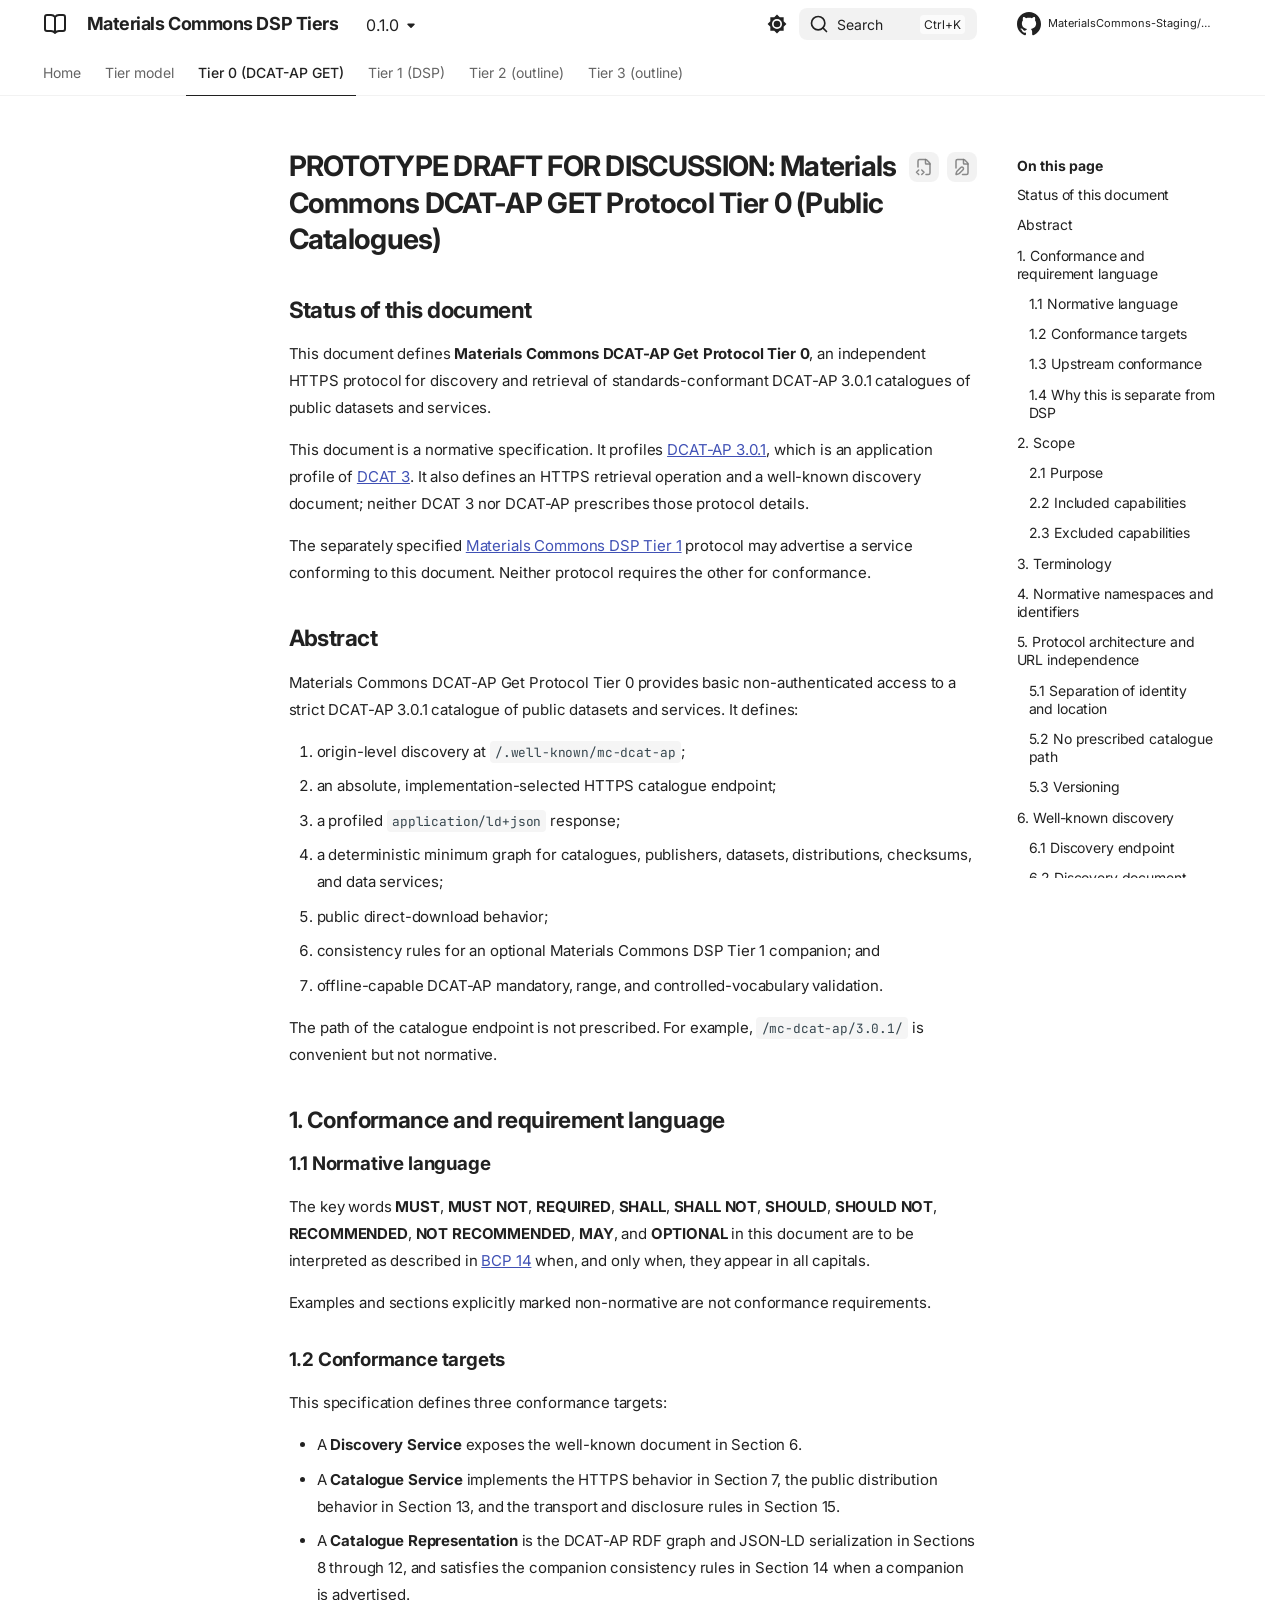
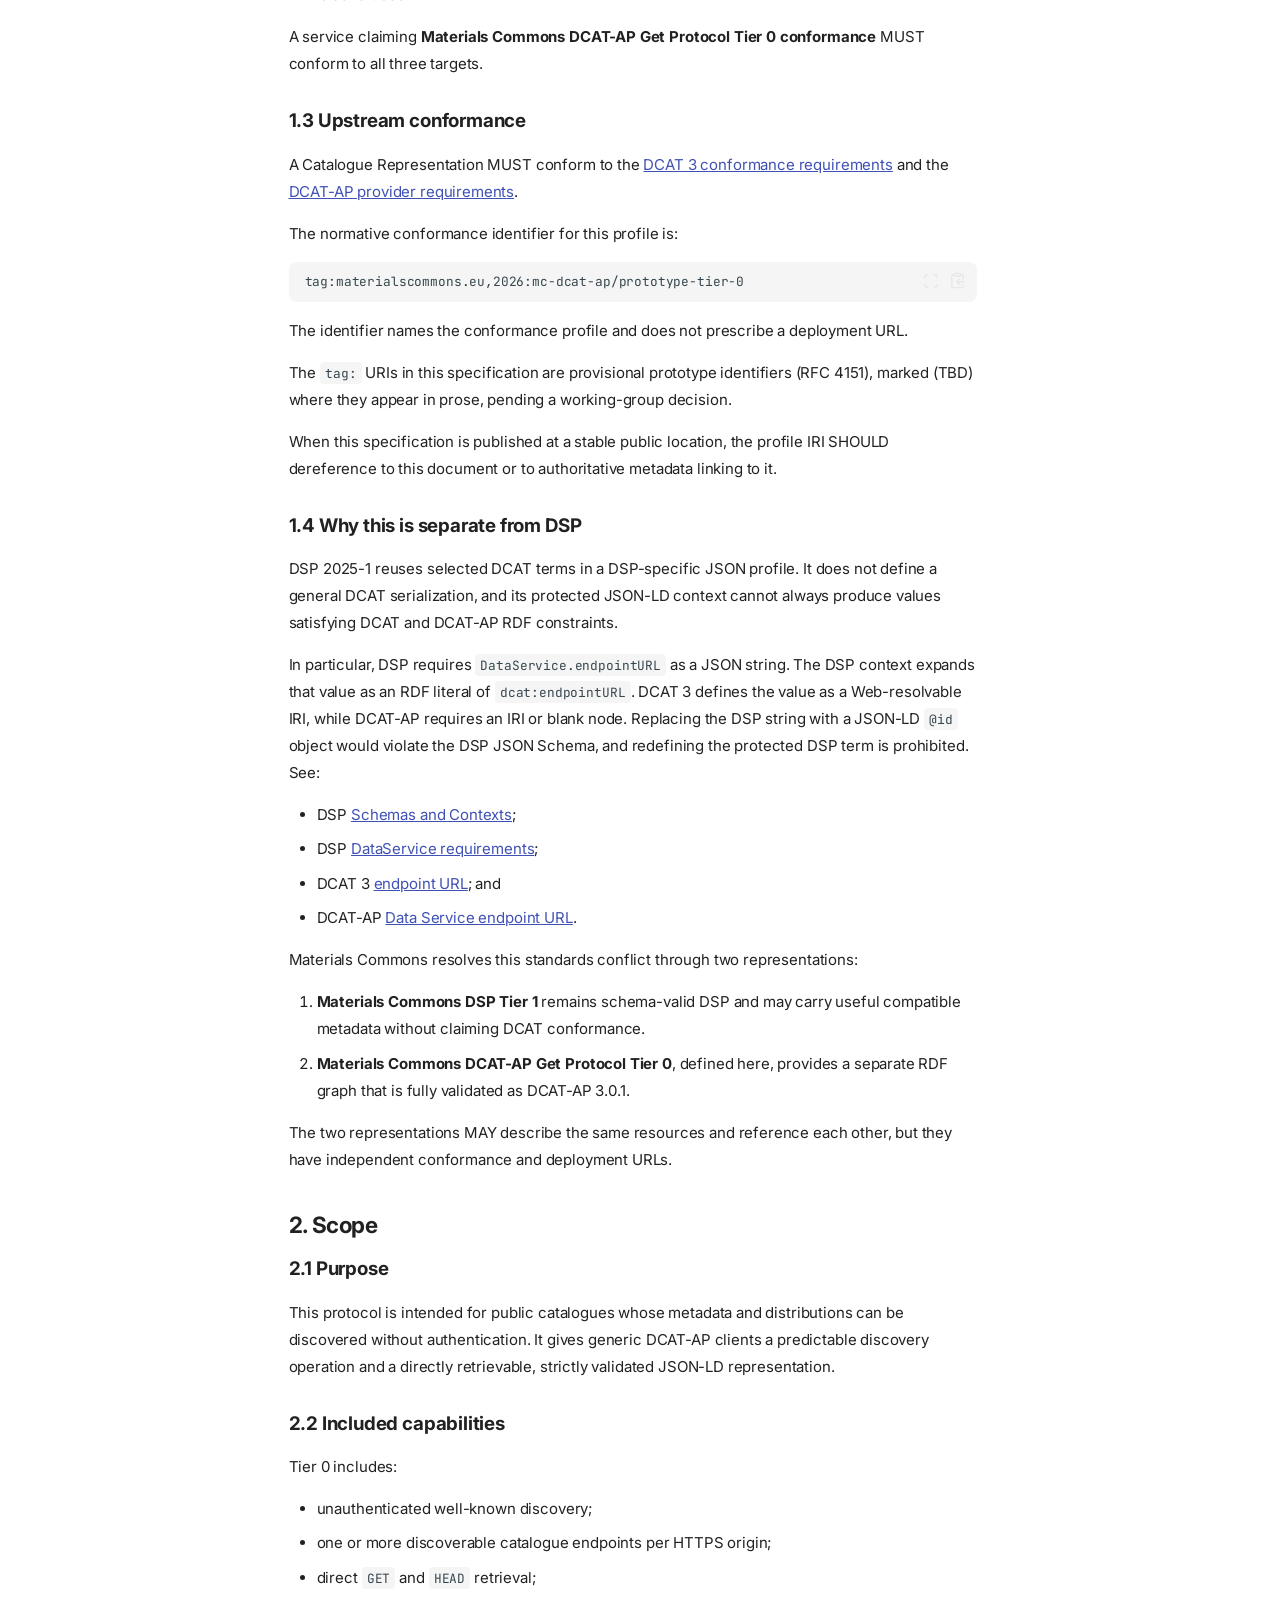
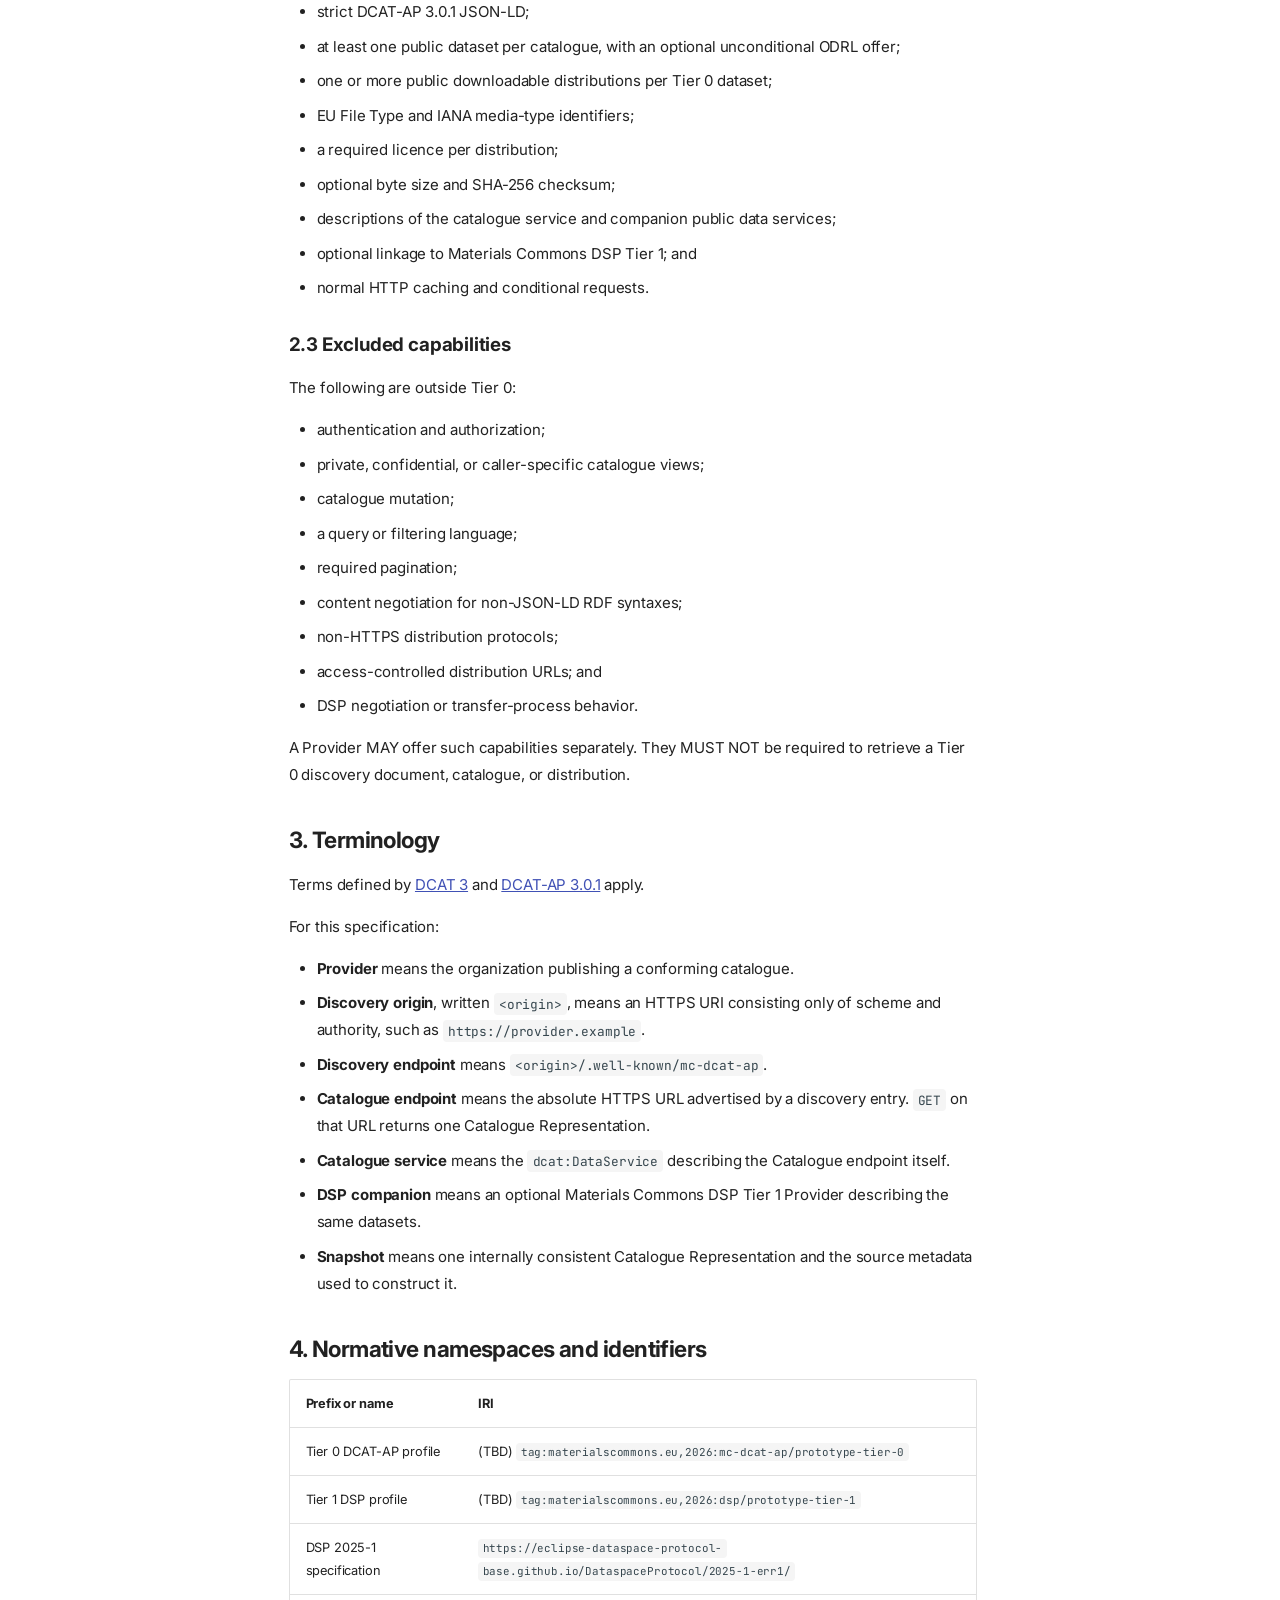
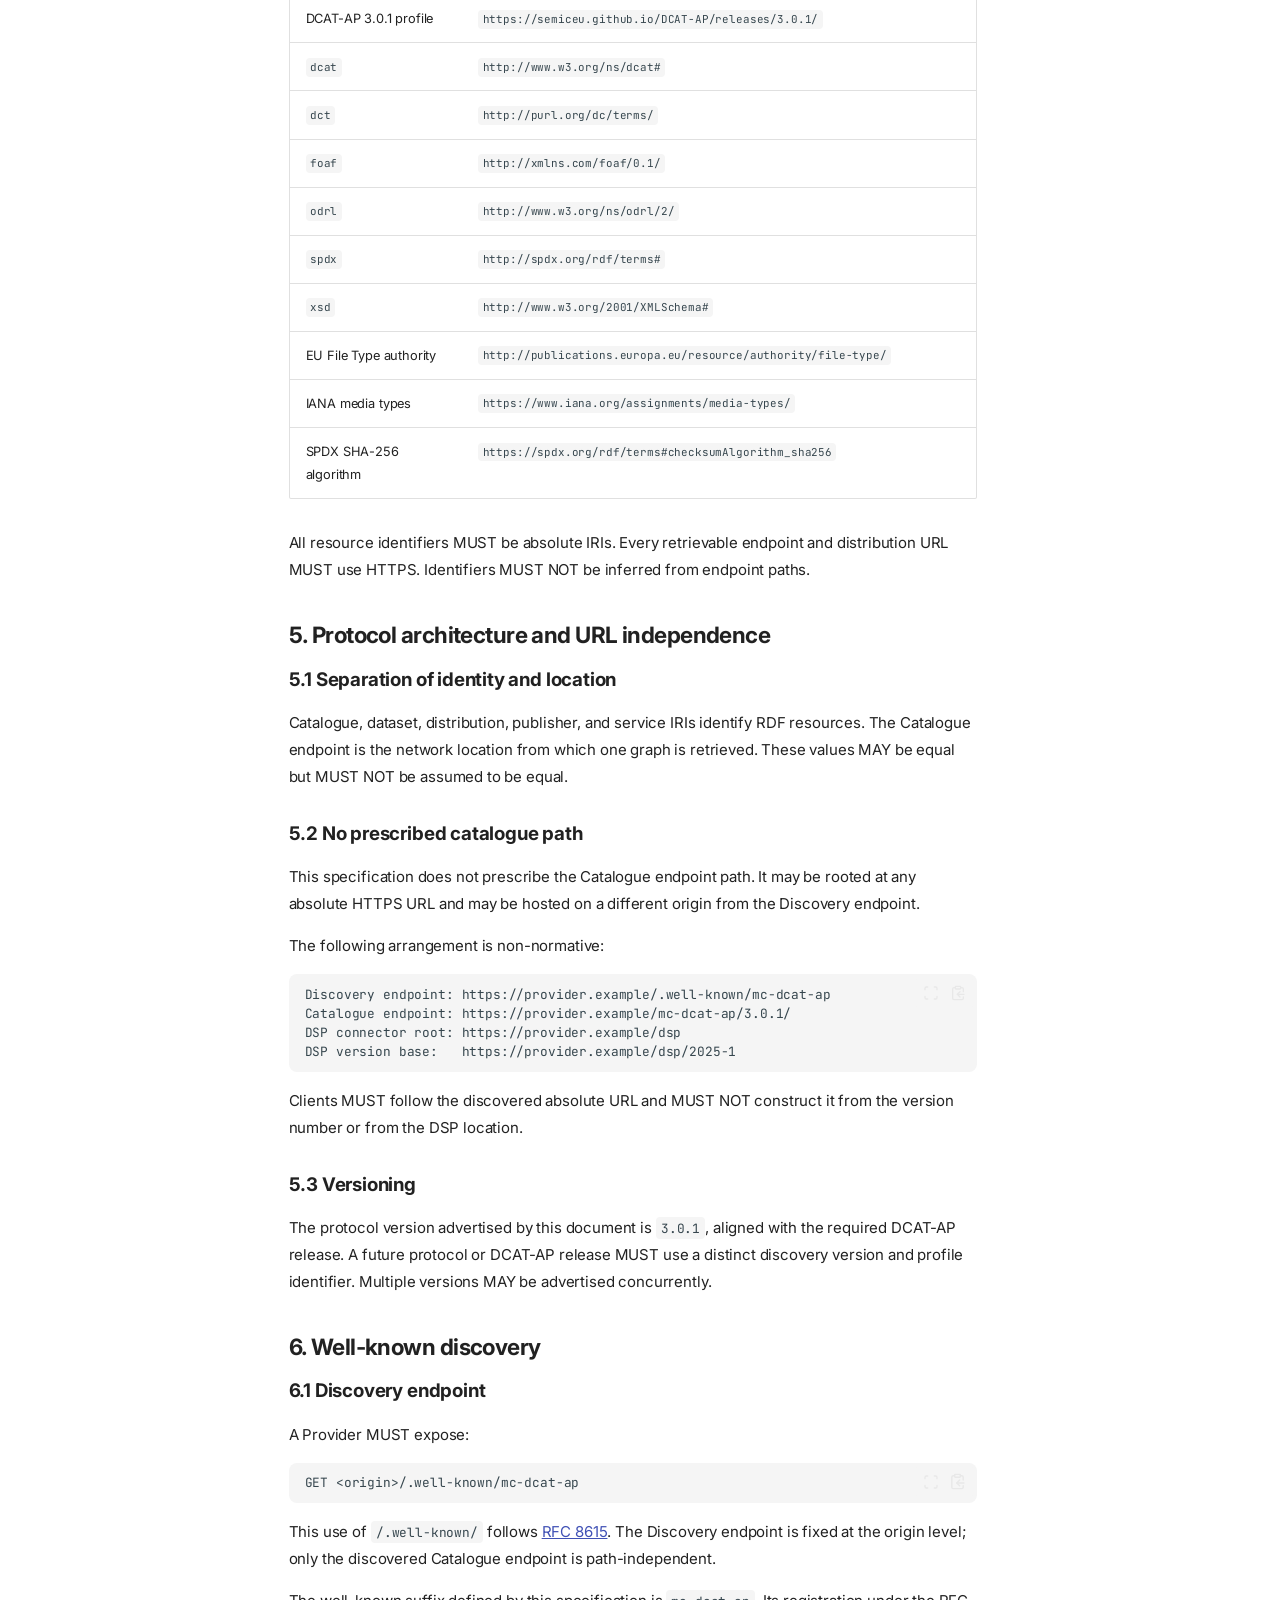
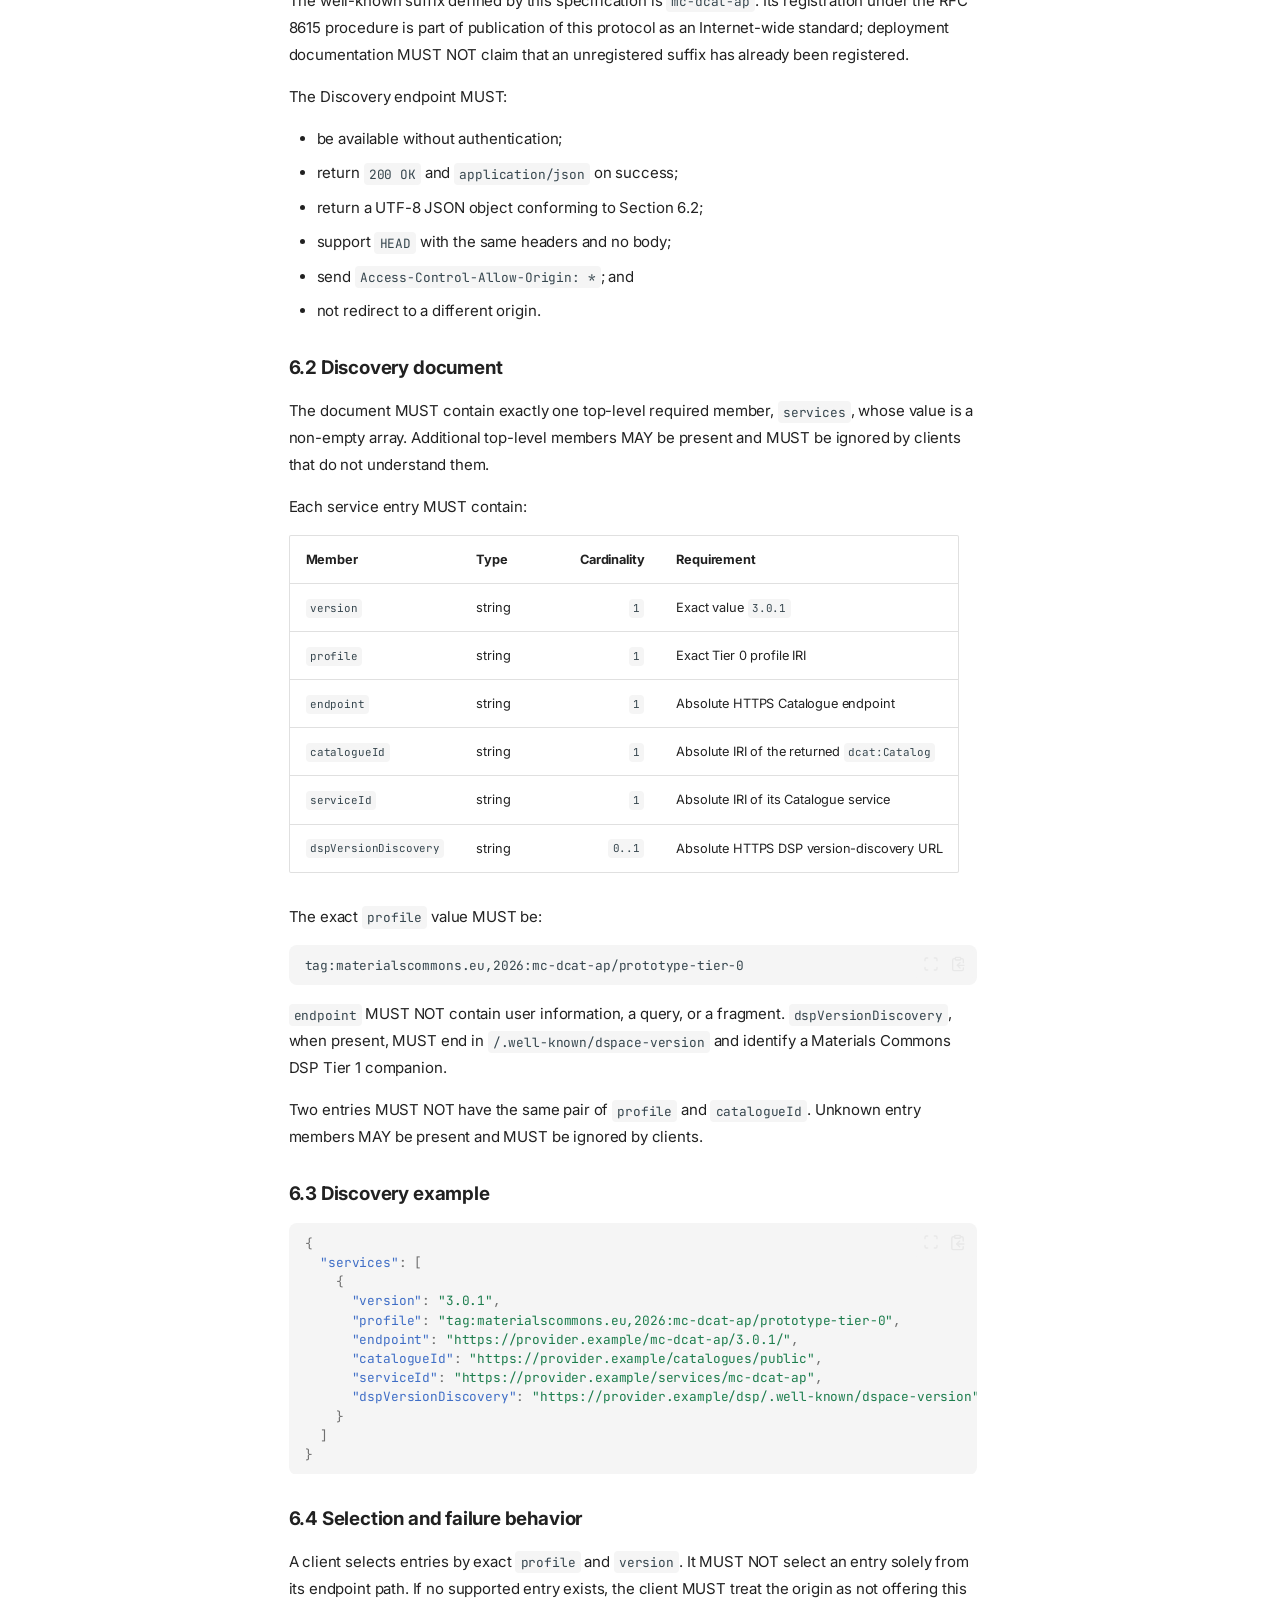
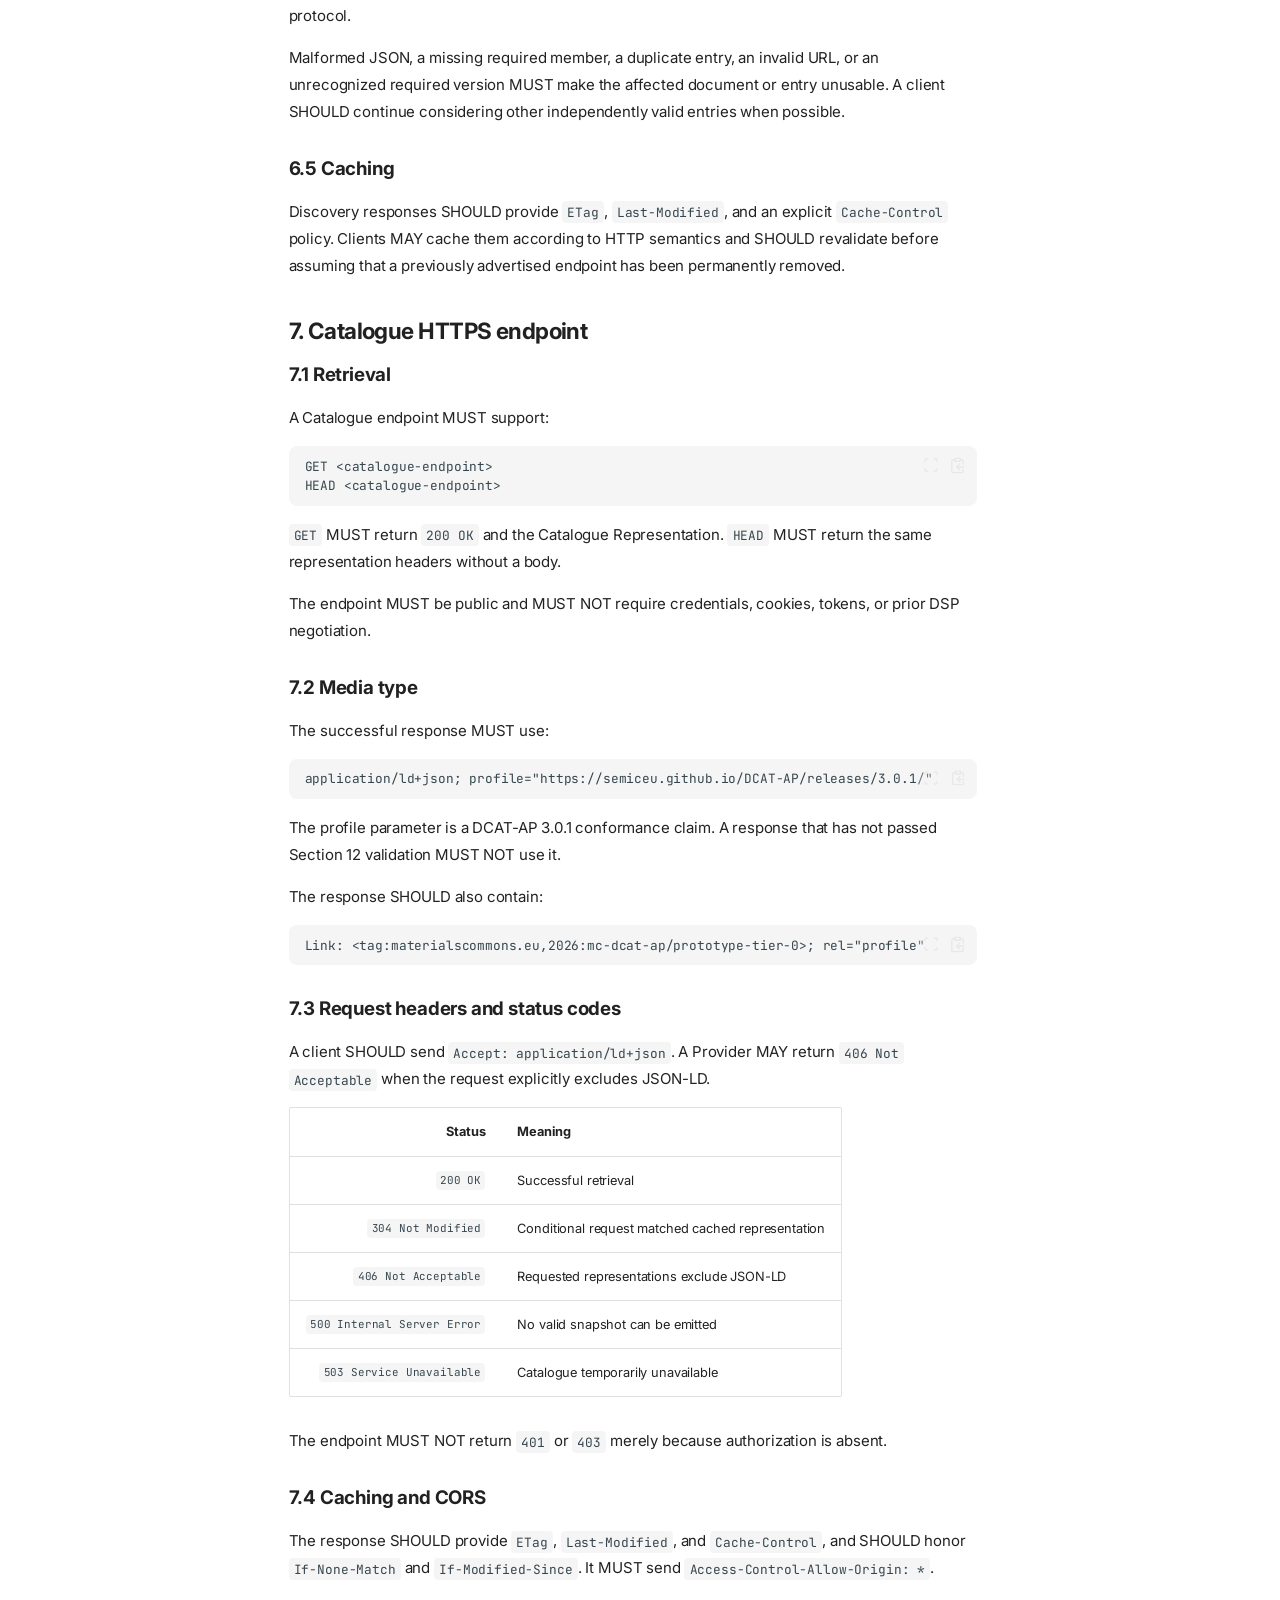
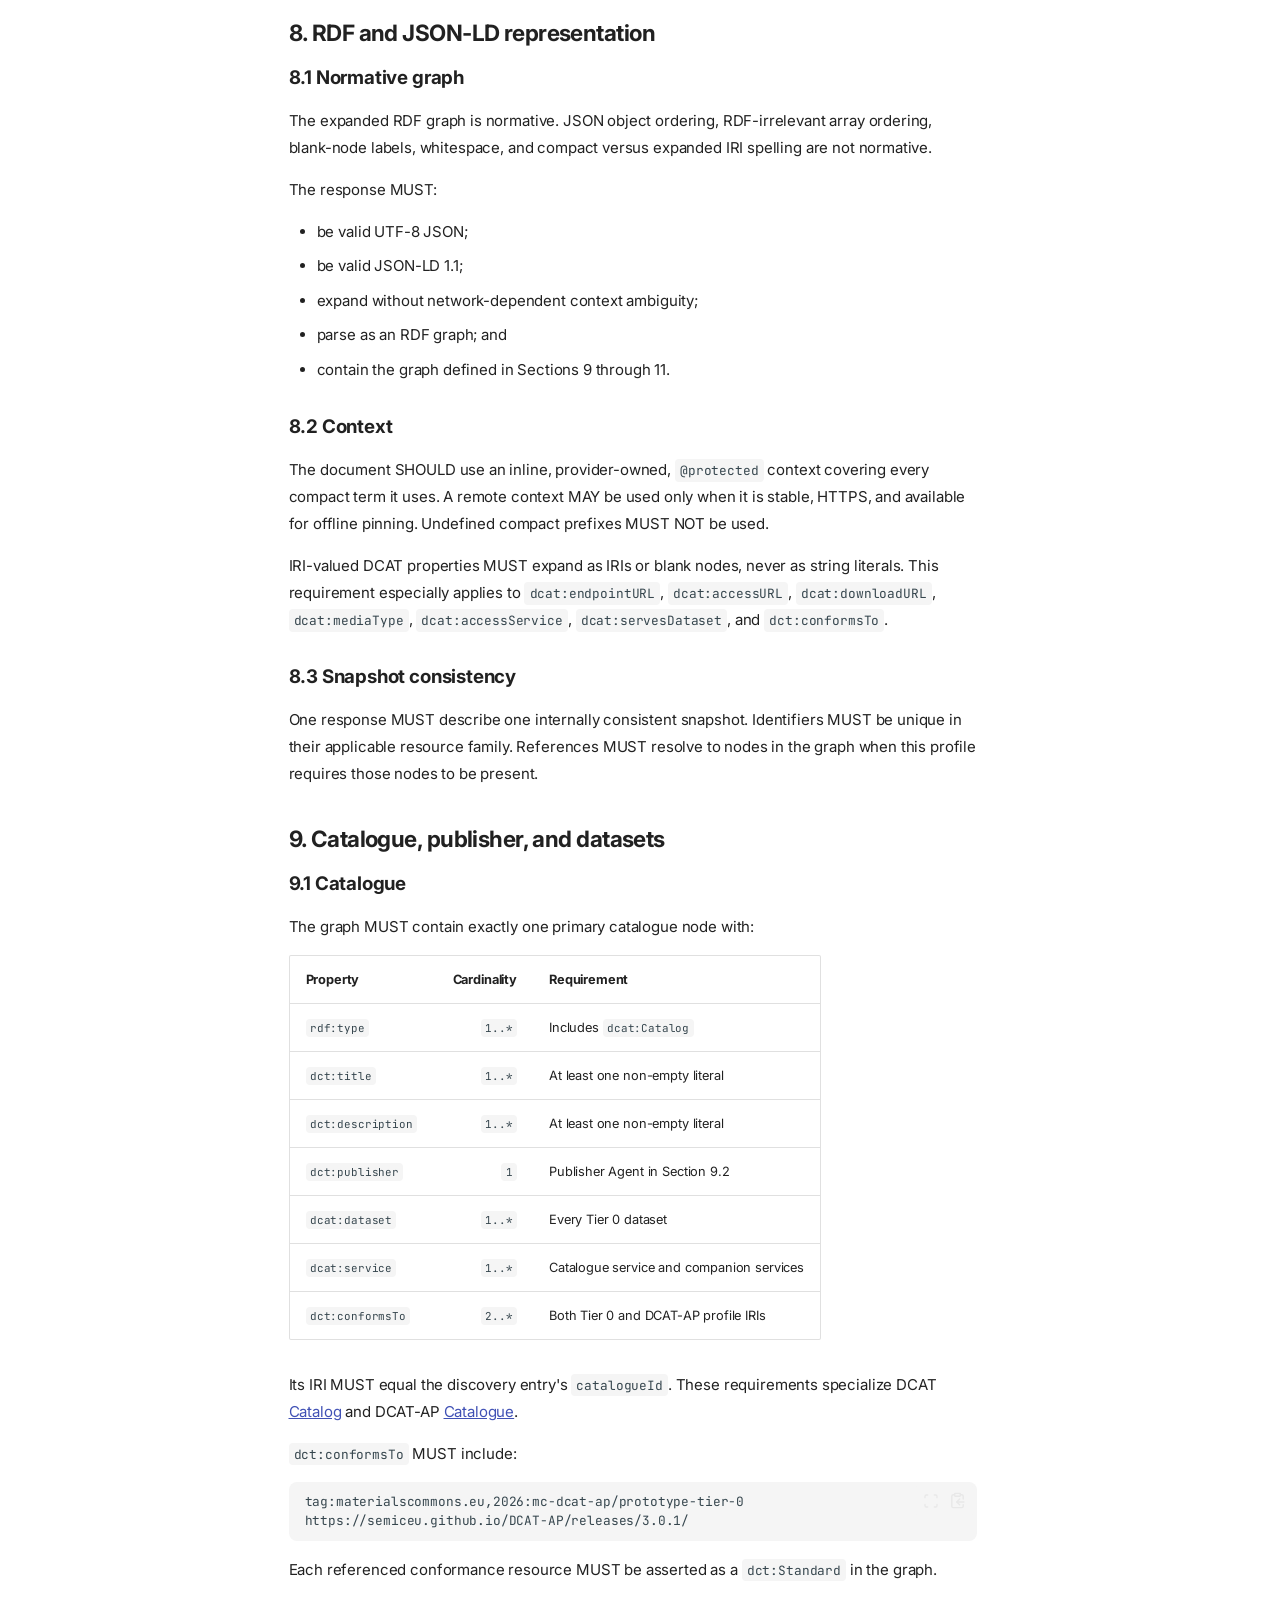
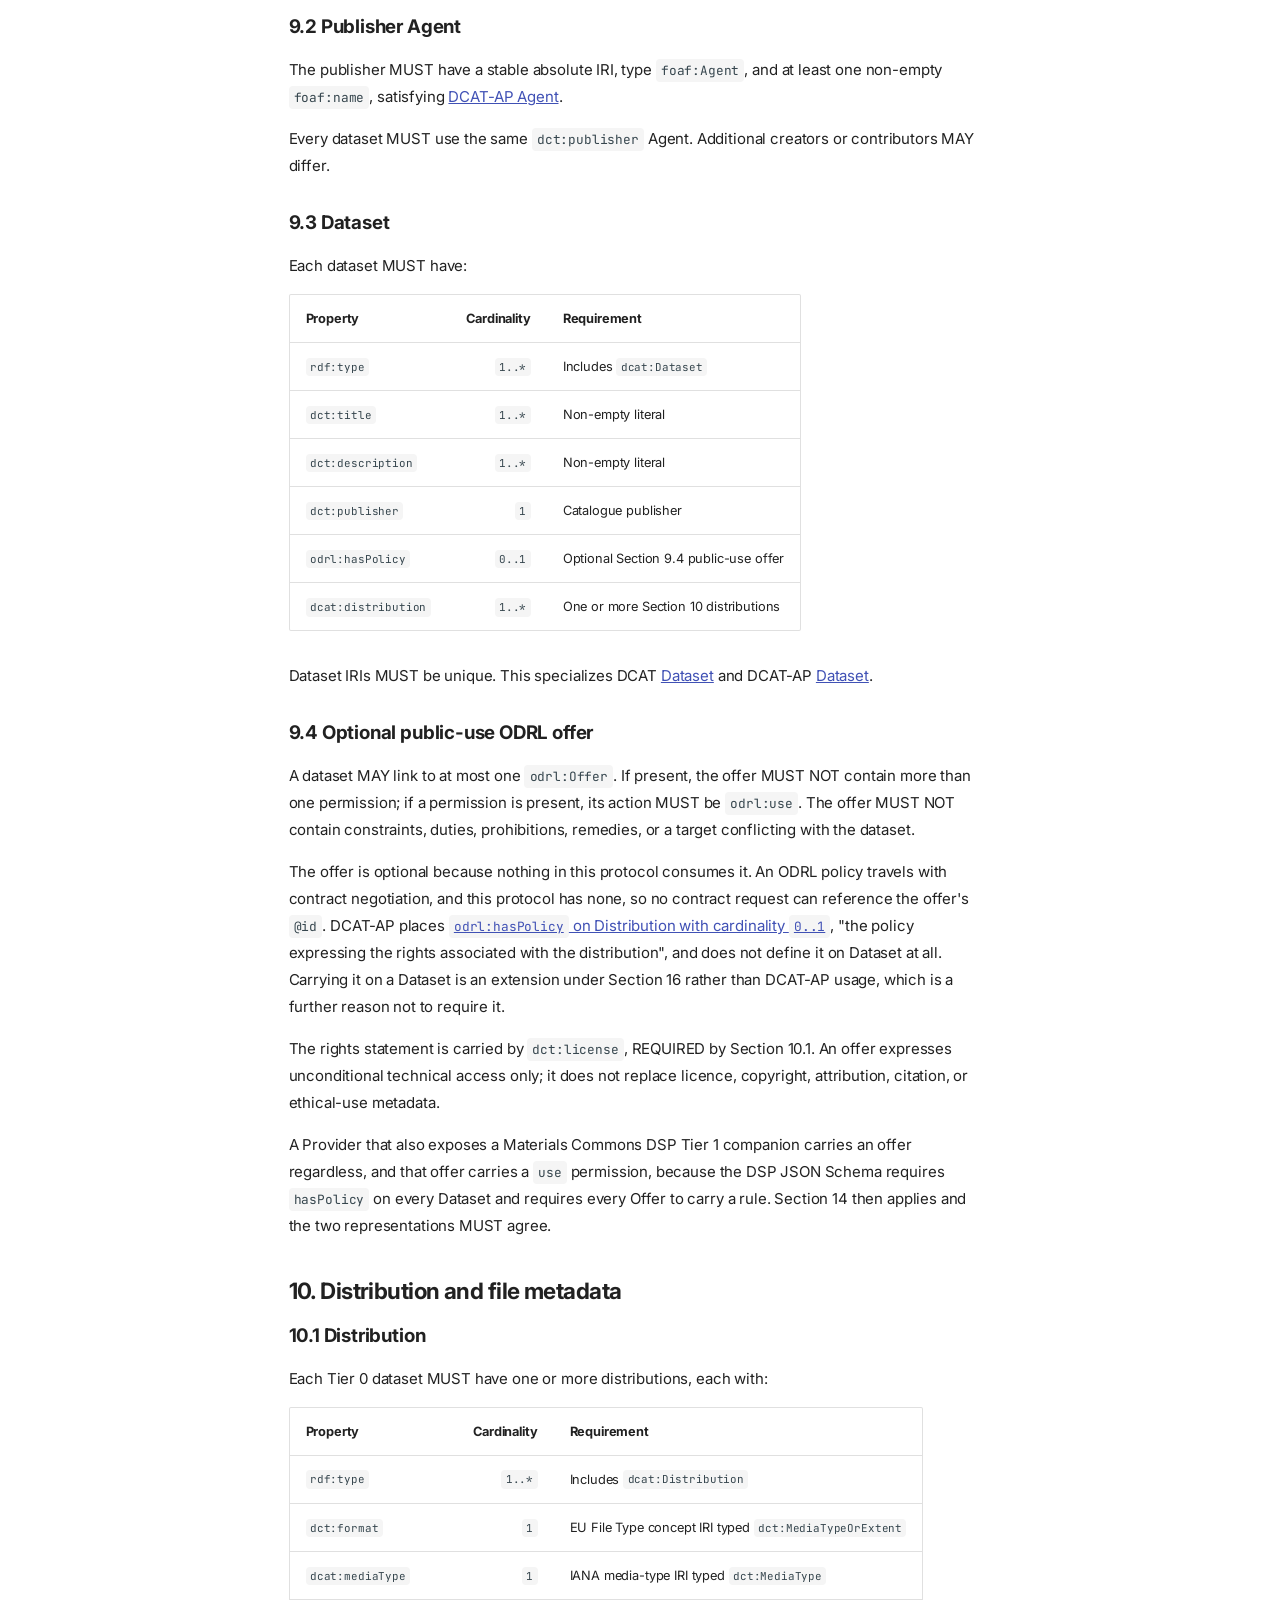
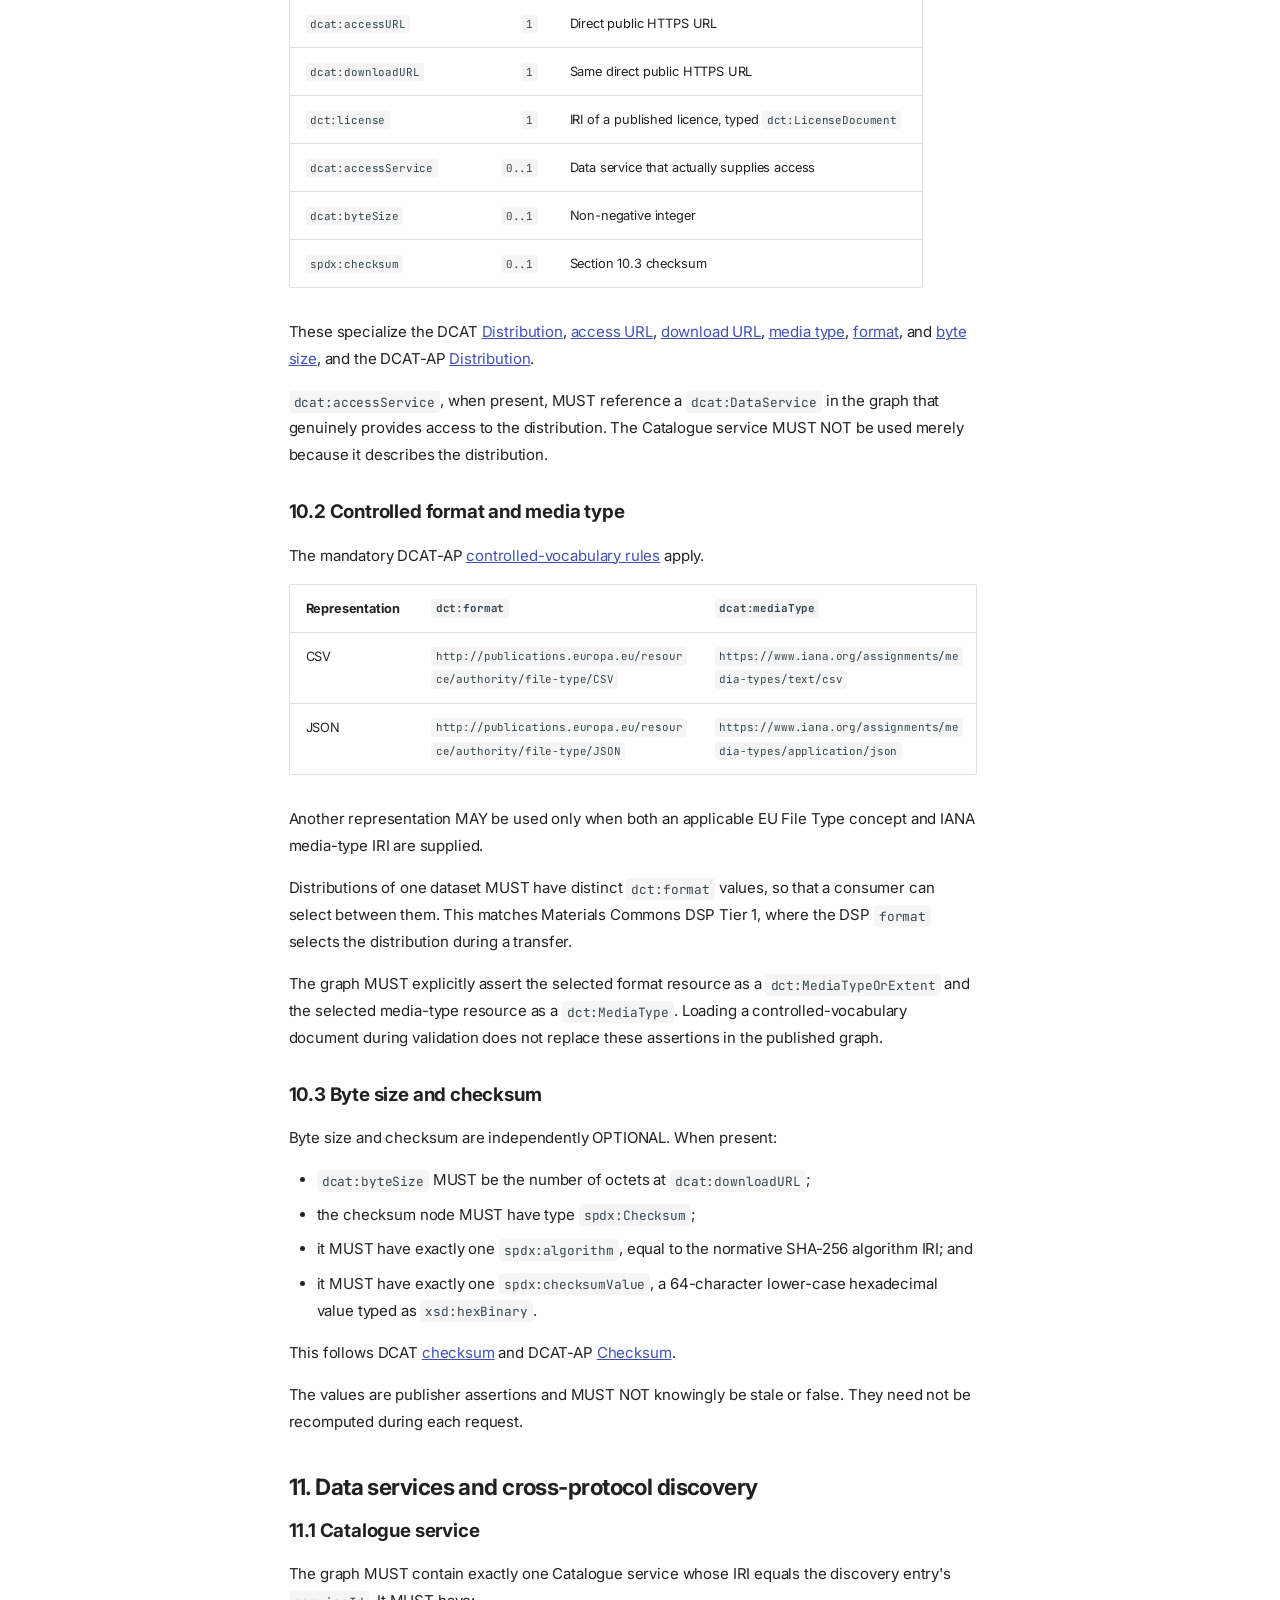
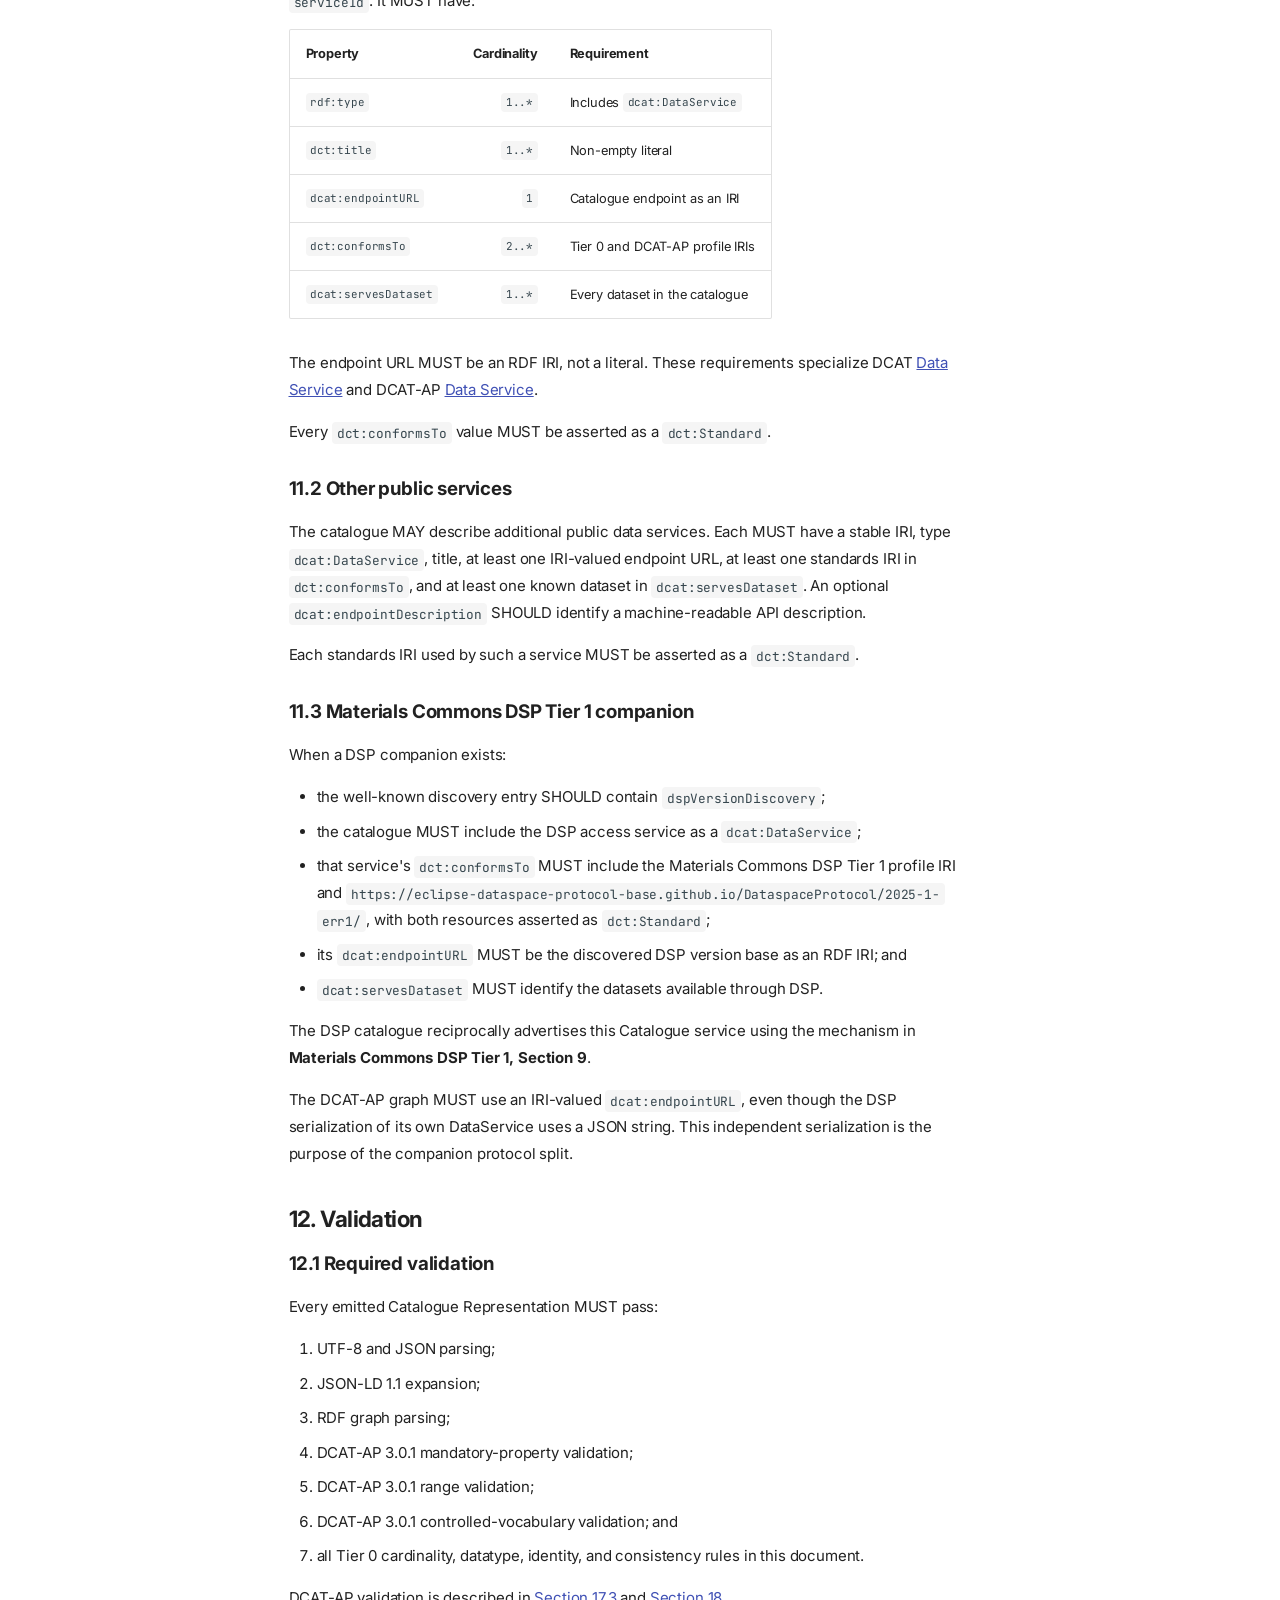
<file: 0.1.0/materials-commons-dcat-ap-get-protocol-tier-0/index.html>
<!doctype html>
<html lang="en" class="no-js">
  <head>
    
      <meta charset="utf-8">
      <meta name="viewport" content="width=device-width,initial-scale=1">
      
        <meta name="description" content="Materials Commons tiered profiles of the Dataspace Protocol (DSP), DCAT-3 and DCAT-AP">
      
      
        <meta name="author" content="Materials Commons Contributors">
      
      
        <link rel="canonical" href="https://materialscommons-staging.github.io/mc-dsp-tiers/0.1.0/materials-commons-dcat-ap-get-protocol-tier-0/">
      
      
        <link rel="prev" href="../tiers/">
      
      
        <link rel="next" href="../materials-commons-dsp-tier1/">
      
      
        
      
      
      <link rel="icon" href="../assets/images/favicon.png">
      <meta name="generator" content="zensical-0.0.61">
    
    
      
        <title>Tier 0 (DCAT-AP GET) - Materials Commons DSP Tiers</title>
      
    
    
      
        
      
      <link rel="stylesheet" href="../assets/stylesheets/modern/main.ce62732f.min.css">
      
        
          
        
        <link rel="stylesheet" href="../assets/stylesheets/modern/palette.812a03bb.min.css">
      
      


    
    
      
    
    
      
        
        
        <link rel="preconnect" href="https://fonts.gstatic.com" crossorigin>
        <link rel="stylesheet" href="https://fonts.googleapis.com/css?family=Inter:300,300i,400,400i,500,500i,700,700i%7CJetBrains+Mono:400,400i,700,700i&amp;display=fallback">
        <style>:root{--md-text-font:"Inter";--md-code-font:"JetBrains Mono"}</style>
      
    
    
      <link rel="stylesheet" href="../stylesheets/extra.css">
    
    <script>__md_scope=new URL("..",location),__md_scope.pathname.endsWith("/")||(__md_scope=new URL(__md_scope.pathname+"/",location)),__md_hash=e=>[...e].reduce(((e,t)=>(e<<5)-e+t.charCodeAt(0)),0),__md_get=(e,t=localStorage,_=__md_scope)=>JSON.parse(t.getItem(_.pathname+"."+e)),__md_set=(e,t,_=localStorage,a=__md_scope)=>{try{_.setItem(a.pathname+"."+e,JSON.stringify(t))}catch(e){}},document.documentElement.setAttribute("data-platform",navigator.platform)</script>
    
      

    
    
  </head>
  
  
    
    
      
    
    
    
    
    <body dir="ltr" data-md-color-scheme="default" data-md-color-primary="white" data-md-color-accent="deep-orange">
  
    
    <input class="md-toggle" data-md-toggle="drawer" type="checkbox" id="__drawer" autocomplete="off">
    <input class="md-toggle" data-md-toggle="search" type="checkbox" id="__search" autocomplete="off">
    <label class="md-overlay" for="__drawer" aria-label="Navigation"></label>
    <div data-md-component="skip">
      
        
        <a href="#prototype-draft-for-discussion-materials-commons-dcat-ap-get-protocol-tier-0-public-catalogues" class="md-skip">
          Skip to content
        </a>
      
    </div>
    <div data-md-component="announce">
      
    </div>
    
      <div data-md-color-scheme="default" data-md-component="outdated" hidden>
        
      </div>
    
    
      

<header class="md-header" data-md-component="header">
  <nav class="md-header__inner md-grid" aria-label="Header">
    <a href="./.." title="Materials Commons DSP Tiers" class="md-header__button md-logo" aria-label="Materials Commons DSP Tiers" data-md-component="logo">
      
  
  <svg xmlns="http://www.w3.org/2000/svg" fill="none" stroke="currentColor" stroke-linecap="round" stroke-linejoin="round" stroke-width="2" class="lucide lucide-book-open" viewBox="0 0 24 24"><path d="M12 5v16M20.001 19A2 2 0 0 0 22 17V5a2 2 0 0 0-1.999-2L16 3.002A5 5 0 0 0 12 5a5 5 0 0 0-4-2H4a2 2 0 0 0-2 2v12a2 2 0 0 0 1.999 2H8a5 5 0 0 1 4 2 5 5 0 0 1 4-2z"/></svg>

    </a>
    <label class="md-header__button md-icon" for="__drawer" aria-label="Navigation">
      
      <svg xmlns="http://www.w3.org/2000/svg" fill="none" stroke="currentColor" stroke-linecap="round" stroke-linejoin="round" stroke-width="2" class="lucide lucide-menu" viewBox="0 0 24 24"><path d="M4 5h16M4 12h16M4 19h16"/></svg>
    </label>
    <div class="md-header__title" data-md-component="header-title">
      <div class="md-header__ellipsis">
        <div class="md-header__topic">
          <span class="md-ellipsis">
            Materials Commons DSP Tiers
          </span>
        </div>
        <div class="md-header__topic" data-md-component="header-topic">
          <span class="md-ellipsis">
            
              Tier 0 (DCAT-AP GET)
            
          </span>
        </div>
      </div>
    </div>
    
      
        <form class="md-header__option" data-md-component="palette">
  
    
    
    
    <input class="md-option" data-md-color-media="(prefers-color-scheme: light)" data-md-color-scheme="default" data-md-color-primary="white" data-md-color-accent="deep-orange"  aria-label="Switch to dark mode"  type="radio" name="__palette" id="__palette_0">
    
      <label class="md-header__button md-icon" title="Switch to dark mode" for="__palette_1" hidden>
        <svg xmlns="http://www.w3.org/2000/svg" viewBox="0 0 24 24"><path d="M12 8a4 4 0 0 0-4 4 4 4 0 0 0 4 4 4 4 0 0 0 4-4 4 4 0 0 0-4-4m0 10a6 6 0 0 1-6-6 6 6 0 0 1 6-6 6 6 0 0 1 6 6 6 6 0 0 1-6 6m8-9.31V4h-4.69L12 .69 8.69 4H4v4.69L.69 12 4 15.31V20h4.69L12 23.31 15.31 20H20v-4.69L23.31 12z"/></svg>
      </label>
    
  
    
    
    
    <input class="md-option" data-md-color-media="(prefers-color-scheme: dark)" data-md-color-scheme="slate" data-md-color-primary="black" data-md-color-accent="deep-orange"  aria-label="Switch to system preference"  type="radio" name="__palette" id="__palette_1">
    
      <label class="md-header__button md-icon" title="Switch to system preference" for="__palette_0" hidden>
        <svg xmlns="http://www.w3.org/2000/svg" viewBox="0 0 24 24"><path d="M12 18c-.89 0-1.74-.2-2.5-.55C11.56 16.5 13 14.42 13 12s-1.44-4.5-3.5-5.45C10.26 6.2 11.11 6 12 6a6 6 0 0 1 6 6 6 6 0 0 1-6 6m8-9.31V4h-4.69L12 .69 8.69 4H4v4.69L.69 12 4 15.31V20h4.69L12 23.31 15.31 20H20v-4.69L23.31 12z"/></svg>
      </label>
    
  
</form>
      
    
    
      <script>var palette=__md_get("__palette");if(palette&&palette.color){if("(prefers-color-scheme)"===palette.color.media){var media=matchMedia("(prefers-color-scheme: light)"),input=document.querySelector(media.matches?"[data-md-color-media='(prefers-color-scheme: light)']":"[data-md-color-media='(prefers-color-scheme: dark)']");palette.color.media=input.getAttribute("data-md-color-media"),palette.color.scheme=input.getAttribute("data-md-color-scheme"),palette.color.primary=input.getAttribute("data-md-color-primary"),palette.color.accent=input.getAttribute("data-md-color-accent")}for(var[key,value]of Object.entries(palette.color))document.body.setAttribute("data-md-color-"+key,value)}</script>
    
    
    
      
      
        <label class="md-header__button md-icon" for="__search" aria-label="Search">
          
          <svg xmlns="http://www.w3.org/2000/svg" fill="none" stroke="currentColor" stroke-linecap="round" stroke-linejoin="round" stroke-width="2" class="lucide lucide-search" viewBox="0 0 24 24"><path d="m21 21-4.34-4.34"/><circle cx="11" cy="11" r="8"/></svg>
        </label>
        <div class="md-search" data-md-component="search" role="dialog" aria-label="Search">
  <button type="button" class="md-search__button">
    Search
  </button>
</div>
      
    
    <div class="md-header__source">
      
        <a href="https://github.com/MaterialsCommons-Staging/mc-dsp-tiers" title="Go to repository" class="md-source" data-md-component="source">
  <div class="md-source__icon md-icon">
    
    <svg xmlns="http://www.w3.org/2000/svg" viewBox="0 0 512 512"><!--! Font Awesome Free 7.3.1 by @fontawesome - https://fontawesome.com License - https://fontawesome.com/license/free (Icons: CC BY 4.0, Fonts: SIL OFL 1.1, Code: MIT License) Copyright 2026 Fonticons, Inc.--><path fill="currentColor" d="M216.5 362.5c-66-8-112.5-55.5-112.5-117 0-25 9-52 24-70-6.5-16.5-5.5-51.5 2-66 20-2.5 47 8 63 22.5 19-6 39-9 63.5-9s44.5 3 62.5 8.5c15.5-14 43-24.5 63-22 7 13.5 8 48.5 1.5 65.5 16 19 24.5 44.5 24.5 70.5 0 61.5-46.5 108-113.5 116.5 17 11 28.5 35 28.5 62.5v52c0 15 12.5 23.5 27.5 17.5C441 459.5 512 369 512 257 512 115.5 397 0 255.5 0S0 115.5 0 257c0 111 70.5 203 165.5 237.5 13.5 5 26.5-4 26.5-17.5v-40c-7 3-16 5-24 5-33 0-52.5-18-66.5-51.5-5.5-13.5-11.5-21.5-23-23-6-.5-8-3-8-6 0-6 10-10.5 20-10.5 14.5 0 27 9 40 27.5 10 14.5 20.5 21 33 21s20.5-4.5 32-16c8.5-8.5 15-16 21-21"/></svg>
  </div>
  <div class="md-source__repository">
    MaterialsCommons-Staging/mc-dsp-tiers
  </div>
</a>
      
    </div>
  </nav>
  
</header>
    
    <div class="md-container" data-md-component="container">
      
      
        
          
            
<nav class="md-tabs" aria-label="Tabs" data-md-component="tabs">
  <div class="md-grid">
    <ul class="md-tabs__list">
      
        
  
  
  
  
    <li class="md-tabs__item">
      <a href="./.." class="md-tabs__link">
        
  
  Home

      </a>
    </li>
  

      
        
  
  
  
  
    <li class="md-tabs__item">
      <a href="../tiers/" class="md-tabs__link">
        
  
  Tier model

      </a>
    </li>
  

      
        
  
  
  
    
  
  
    <li class="md-tabs__item md-tabs__item--active">
      <a href="././" class="md-tabs__link">
        
  
  Tier 0 (DCAT-AP GET)

      </a>
    </li>
  

      
        
  
  
  
  
    <li class="md-tabs__item">
      <a href="../materials-commons-dsp-tier1/" class="md-tabs__link">
        
  
  Tier 1 (DSP)

      </a>
    </li>
  

      
        
  
  
  
  
    <li class="md-tabs__item">
      <a href="../materials-commons-dsp-tier2/" class="md-tabs__link">
        
  
  Tier 2 (outline)

      </a>
    </li>
  

      
        
  
  
  
  
    <li class="md-tabs__item">
      <a href="../materials-commons-dsp-tier3/" class="md-tabs__link">
        
  
  Tier 3 (outline)

      </a>
    </li>
  

      
    </ul>
  </div>
</nav>
          
        
      
      <main class="md-main" data-md-component="main">
        <div class="md-main__inner md-grid">
          
            
              
              <div class="md-sidebar md-sidebar--primary" data-md-component="sidebar" data-md-type="navigation" >
                <div class="md-sidebar__scrollwrap">
                  <div class="md-sidebar__inner">
                    


  


<nav class="md-nav md-nav--primary md-nav--lifted" aria-label="Navigation" data-md-level="0">
  <label class="md-nav__title" for="__drawer">
    <a href="./.." title="Materials Commons DSP Tiers" class="md-nav__button md-logo" aria-label="Materials Commons DSP Tiers" data-md-component="logo">
      
  
  <svg xmlns="http://www.w3.org/2000/svg" fill="none" stroke="currentColor" stroke-linecap="round" stroke-linejoin="round" stroke-width="2" class="lucide lucide-book-open" viewBox="0 0 24 24"><path d="M12 5v16M20.001 19A2 2 0 0 0 22 17V5a2 2 0 0 0-1.999-2L16 3.002A5 5 0 0 0 12 5a5 5 0 0 0-4-2H4a2 2 0 0 0-2 2v12a2 2 0 0 0 1.999 2H8a5 5 0 0 1 4 2 5 5 0 0 1 4-2z"/></svg>

    </a>
    Materials Commons DSP Tiers
  </label>
  
    <div class="md-nav__source">
      <a href="https://github.com/MaterialsCommons-Staging/mc-dsp-tiers" title="Go to repository" class="md-source" data-md-component="source">
  <div class="md-source__icon md-icon">
    
    <svg xmlns="http://www.w3.org/2000/svg" viewBox="0 0 512 512"><!--! Font Awesome Free 7.3.1 by @fontawesome - https://fontawesome.com License - https://fontawesome.com/license/free (Icons: CC BY 4.0, Fonts: SIL OFL 1.1, Code: MIT License) Copyright 2026 Fonticons, Inc.--><path fill="currentColor" d="M216.5 362.5c-66-8-112.5-55.5-112.5-117 0-25 9-52 24-70-6.5-16.5-5.5-51.5 2-66 20-2.5 47 8 63 22.5 19-6 39-9 63.5-9s44.5 3 62.5 8.5c15.5-14 43-24.5 63-22 7 13.5 8 48.5 1.5 65.5 16 19 24.5 44.5 24.5 70.5 0 61.5-46.5 108-113.5 116.5 17 11 28.5 35 28.5 62.5v52c0 15 12.5 23.5 27.5 17.5C441 459.5 512 369 512 257 512 115.5 397 0 255.5 0S0 115.5 0 257c0 111 70.5 203 165.5 237.5 13.5 5 26.5-4 26.5-17.5v-40c-7 3-16 5-24 5-33 0-52.5-18-66.5-51.5-5.5-13.5-11.5-21.5-23-23-6-.5-8-3-8-6 0-6 10-10.5 20-10.5 14.5 0 27 9 40 27.5 10 14.5 20.5 21 33 21s20.5-4.5 32-16c8.5-8.5 15-16 21-21"/></svg>
  </div>
  <div class="md-source__repository">
    MaterialsCommons-Staging/mc-dsp-tiers
  </div>
</a>
    </div>
  
  <ul class="md-nav__list" data-md-scrollfix>
    
      
      
  
  
  
  
    <li class="md-nav__item">
      <a href="./.." class="md-nav__link">
        
  
  
  <span class="md-ellipsis">
    
  
  Home

    
  </span>
  
  

      </a>
    </li>
  

    
      
      
  
  
  
  
    <li class="md-nav__item">
      <a href="../tiers/" class="md-nav__link">
        
  
  
  <span class="md-ellipsis">
    
  
  Tier model

    
  </span>
  
  

      </a>
    </li>
  

    
      
      
  
  
    
  
  
  
    <li class="md-nav__item md-nav__item--active">
      
      
      
      
        
      
      
        <label class="md-nav__link md-nav__link--active" for="__toc">
          
  
  
  <span class="md-ellipsis">
    
  
  Tier 0 (DCAT-AP GET)

    
  </span>
  
  

          <span class="md-nav__icon md-icon"></span>
        </label>
      
      <a href="././" class="md-nav__link md-nav__link--active">
        
  
  
  <span class="md-ellipsis">
    
  
  Tier 0 (DCAT-AP GET)

    
  </span>
  
  

      </a>
      
        


<nav class="md-nav md-nav--secondary" aria-label="On this page">
  
  
  
    
  
  
    <label class="md-nav__title" for="__toc">
      <span class="md-nav__icon md-icon"></span>
      On this page
    </label>
    <ul class="md-nav__list" data-md-component="toc" data-md-scrollfix>
      
        <li class="md-nav__item">
  <a href="#status-of-this-document" class="md-nav__link">
    <span class="md-ellipsis">
      <span class="md-typeset">
        Status of this document
      </span>
    </span>
  </a>
  
</li>
      
        <li class="md-nav__item">
  <a href="#abstract" class="md-nav__link">
    <span class="md-ellipsis">
      <span class="md-typeset">
        Abstract
      </span>
    </span>
  </a>
  
</li>
      
        <li class="md-nav__item">
  <a href="#1-conformance-and-requirement-language" class="md-nav__link">
    <span class="md-ellipsis">
      <span class="md-typeset">
        1. Conformance and requirement language
      </span>
    </span>
  </a>
  
    <nav class="md-nav" aria-label="1. Conformance and requirement language">
      <ul class="md-nav__list">
        
          <li class="md-nav__item">
  <a href="#11-normative-language" class="md-nav__link">
    <span class="md-ellipsis">
      <span class="md-typeset">
        1.1 Normative language
      </span>
    </span>
  </a>
  
</li>
        
          <li class="md-nav__item">
  <a href="#12-conformance-targets" class="md-nav__link">
    <span class="md-ellipsis">
      <span class="md-typeset">
        1.2 Conformance targets
      </span>
    </span>
  </a>
  
</li>
        
          <li class="md-nav__item">
  <a href="#13-upstream-conformance" class="md-nav__link">
    <span class="md-ellipsis">
      <span class="md-typeset">
        1.3 Upstream conformance
      </span>
    </span>
  </a>
  
</li>
        
          <li class="md-nav__item">
  <a href="#14-why-this-is-separate-from-dsp" class="md-nav__link">
    <span class="md-ellipsis">
      <span class="md-typeset">
        1.4 Why this is separate from DSP
      </span>
    </span>
  </a>
  
</li>
        
      </ul>
    </nav>
  
</li>
      
        <li class="md-nav__item">
  <a href="#2-scope" class="md-nav__link">
    <span class="md-ellipsis">
      <span class="md-typeset">
        2. Scope
      </span>
    </span>
  </a>
  
    <nav class="md-nav" aria-label="2. Scope">
      <ul class="md-nav__list">
        
          <li class="md-nav__item">
  <a href="#21-purpose" class="md-nav__link">
    <span class="md-ellipsis">
      <span class="md-typeset">
        2.1 Purpose
      </span>
    </span>
  </a>
  
</li>
        
          <li class="md-nav__item">
  <a href="#22-included-capabilities" class="md-nav__link">
    <span class="md-ellipsis">
      <span class="md-typeset">
        2.2 Included capabilities
      </span>
    </span>
  </a>
  
</li>
        
          <li class="md-nav__item">
  <a href="#23-excluded-capabilities" class="md-nav__link">
    <span class="md-ellipsis">
      <span class="md-typeset">
        2.3 Excluded capabilities
      </span>
    </span>
  </a>
  
</li>
        
      </ul>
    </nav>
  
</li>
      
        <li class="md-nav__item">
  <a href="#3-terminology" class="md-nav__link">
    <span class="md-ellipsis">
      <span class="md-typeset">
        3. Terminology
      </span>
    </span>
  </a>
  
</li>
      
        <li class="md-nav__item">
  <a href="#4-normative-namespaces-and-identifiers" class="md-nav__link">
    <span class="md-ellipsis">
      <span class="md-typeset">
        4. Normative namespaces and identifiers
      </span>
    </span>
  </a>
  
</li>
      
        <li class="md-nav__item">
  <a href="#5-protocol-architecture-and-url-independence" class="md-nav__link">
    <span class="md-ellipsis">
      <span class="md-typeset">
        5. Protocol architecture and URL independence
      </span>
    </span>
  </a>
  
    <nav class="md-nav" aria-label="5. Protocol architecture and URL independence">
      <ul class="md-nav__list">
        
          <li class="md-nav__item">
  <a href="#51-separation-of-identity-and-location" class="md-nav__link">
    <span class="md-ellipsis">
      <span class="md-typeset">
        5.1 Separation of identity and location
      </span>
    </span>
  </a>
  
</li>
        
          <li class="md-nav__item">
  <a href="#52-no-prescribed-catalogue-path" class="md-nav__link">
    <span class="md-ellipsis">
      <span class="md-typeset">
        5.2 No prescribed catalogue path
      </span>
    </span>
  </a>
  
</li>
        
          <li class="md-nav__item">
  <a href="#53-versioning" class="md-nav__link">
    <span class="md-ellipsis">
      <span class="md-typeset">
        5.3 Versioning
      </span>
    </span>
  </a>
  
</li>
        
      </ul>
    </nav>
  
</li>
      
        <li class="md-nav__item">
  <a href="#6-well-known-discovery" class="md-nav__link">
    <span class="md-ellipsis">
      <span class="md-typeset">
        6. Well-known discovery
      </span>
    </span>
  </a>
  
    <nav class="md-nav" aria-label="6. Well-known discovery">
      <ul class="md-nav__list">
        
          <li class="md-nav__item">
  <a href="#61-discovery-endpoint" class="md-nav__link">
    <span class="md-ellipsis">
      <span class="md-typeset">
        6.1 Discovery endpoint
      </span>
    </span>
  </a>
  
</li>
        
          <li class="md-nav__item">
  <a href="#62-discovery-document" class="md-nav__link">
    <span class="md-ellipsis">
      <span class="md-typeset">
        6.2 Discovery document
      </span>
    </span>
  </a>
  
</li>
        
          <li class="md-nav__item">
  <a href="#63-discovery-example" class="md-nav__link">
    <span class="md-ellipsis">
      <span class="md-typeset">
        6.3 Discovery example
      </span>
    </span>
  </a>
  
</li>
        
          <li class="md-nav__item">
  <a href="#64-selection-and-failure-behavior" class="md-nav__link">
    <span class="md-ellipsis">
      <span class="md-typeset">
        6.4 Selection and failure behavior
      </span>
    </span>
  </a>
  
</li>
        
          <li class="md-nav__item">
  <a href="#65-caching" class="md-nav__link">
    <span class="md-ellipsis">
      <span class="md-typeset">
        6.5 Caching
      </span>
    </span>
  </a>
  
</li>
        
      </ul>
    </nav>
  
</li>
      
        <li class="md-nav__item">
  <a href="#7-catalogue-https-endpoint" class="md-nav__link">
    <span class="md-ellipsis">
      <span class="md-typeset">
        7. Catalogue HTTPS endpoint
      </span>
    </span>
  </a>
  
    <nav class="md-nav" aria-label="7. Catalogue HTTPS endpoint">
      <ul class="md-nav__list">
        
          <li class="md-nav__item">
  <a href="#71-retrieval" class="md-nav__link">
    <span class="md-ellipsis">
      <span class="md-typeset">
        7.1 Retrieval
      </span>
    </span>
  </a>
  
</li>
        
          <li class="md-nav__item">
  <a href="#72-media-type" class="md-nav__link">
    <span class="md-ellipsis">
      <span class="md-typeset">
        7.2 Media type
      </span>
    </span>
  </a>
  
</li>
        
          <li class="md-nav__item">
  <a href="#73-request-headers-and-status-codes" class="md-nav__link">
    <span class="md-ellipsis">
      <span class="md-typeset">
        7.3 Request headers and status codes
      </span>
    </span>
  </a>
  
</li>
        
          <li class="md-nav__item">
  <a href="#74-caching-and-cors" class="md-nav__link">
    <span class="md-ellipsis">
      <span class="md-typeset">
        7.4 Caching and CORS
      </span>
    </span>
  </a>
  
</li>
        
      </ul>
    </nav>
  
</li>
      
        <li class="md-nav__item">
  <a href="#8-rdf-and-json-ld-representation" class="md-nav__link">
    <span class="md-ellipsis">
      <span class="md-typeset">
        8. RDF and JSON-LD representation
      </span>
    </span>
  </a>
  
    <nav class="md-nav" aria-label="8. RDF and JSON-LD representation">
      <ul class="md-nav__list">
        
          <li class="md-nav__item">
  <a href="#81-normative-graph" class="md-nav__link">
    <span class="md-ellipsis">
      <span class="md-typeset">
        8.1 Normative graph
      </span>
    </span>
  </a>
  
</li>
        
          <li class="md-nav__item">
  <a href="#82-context" class="md-nav__link">
    <span class="md-ellipsis">
      <span class="md-typeset">
        8.2 Context
      </span>
    </span>
  </a>
  
</li>
        
          <li class="md-nav__item">
  <a href="#83-snapshot-consistency" class="md-nav__link">
    <span class="md-ellipsis">
      <span class="md-typeset">
        8.3 Snapshot consistency
      </span>
    </span>
  </a>
  
</li>
        
      </ul>
    </nav>
  
</li>
      
        <li class="md-nav__item">
  <a href="#9-catalogue-publisher-and-datasets" class="md-nav__link">
    <span class="md-ellipsis">
      <span class="md-typeset">
        9. Catalogue, publisher, and datasets
      </span>
    </span>
  </a>
  
    <nav class="md-nav" aria-label="9. Catalogue, publisher, and datasets">
      <ul class="md-nav__list">
        
          <li class="md-nav__item">
  <a href="#91-catalogue" class="md-nav__link">
    <span class="md-ellipsis">
      <span class="md-typeset">
        9.1 Catalogue
      </span>
    </span>
  </a>
  
</li>
        
          <li class="md-nav__item">
  <a href="#92-publisher-agent" class="md-nav__link">
    <span class="md-ellipsis">
      <span class="md-typeset">
        9.2 Publisher Agent
      </span>
    </span>
  </a>
  
</li>
        
          <li class="md-nav__item">
  <a href="#93-dataset" class="md-nav__link">
    <span class="md-ellipsis">
      <span class="md-typeset">
        9.3 Dataset
      </span>
    </span>
  </a>
  
</li>
        
          <li class="md-nav__item">
  <a href="#94-optional-public-use-odrl-offer" class="md-nav__link">
    <span class="md-ellipsis">
      <span class="md-typeset">
        9.4 Optional public-use ODRL offer
      </span>
    </span>
  </a>
  
</li>
        
      </ul>
    </nav>
  
</li>
      
        <li class="md-nav__item">
  <a href="#10-distribution-and-file-metadata" class="md-nav__link">
    <span class="md-ellipsis">
      <span class="md-typeset">
        10. Distribution and file metadata
      </span>
    </span>
  </a>
  
    <nav class="md-nav" aria-label="10. Distribution and file metadata">
      <ul class="md-nav__list">
        
          <li class="md-nav__item">
  <a href="#101-distribution" class="md-nav__link">
    <span class="md-ellipsis">
      <span class="md-typeset">
        10.1 Distribution
      </span>
    </span>
  </a>
  
</li>
        
          <li class="md-nav__item">
  <a href="#102-controlled-format-and-media-type" class="md-nav__link">
    <span class="md-ellipsis">
      <span class="md-typeset">
        10.2 Controlled format and media type
      </span>
    </span>
  </a>
  
</li>
        
          <li class="md-nav__item">
  <a href="#103-byte-size-and-checksum" class="md-nav__link">
    <span class="md-ellipsis">
      <span class="md-typeset">
        10.3 Byte size and checksum
      </span>
    </span>
  </a>
  
</li>
        
      </ul>
    </nav>
  
</li>
      
        <li class="md-nav__item">
  <a href="#11-data-services-and-cross-protocol-discovery" class="md-nav__link">
    <span class="md-ellipsis">
      <span class="md-typeset">
        11. Data services and cross-protocol discovery
      </span>
    </span>
  </a>
  
    <nav class="md-nav" aria-label="11. Data services and cross-protocol discovery">
      <ul class="md-nav__list">
        
          <li class="md-nav__item">
  <a href="#111-catalogue-service" class="md-nav__link">
    <span class="md-ellipsis">
      <span class="md-typeset">
        11.1 Catalogue service
      </span>
    </span>
  </a>
  
</li>
        
          <li class="md-nav__item">
  <a href="#112-other-public-services" class="md-nav__link">
    <span class="md-ellipsis">
      <span class="md-typeset">
        11.2 Other public services
      </span>
    </span>
  </a>
  
</li>
        
          <li class="md-nav__item">
  <a href="#113-materials-commons-dsp-tier-1-companion" class="md-nav__link">
    <span class="md-ellipsis">
      <span class="md-typeset">
        11.3 Materials Commons DSP Tier 1 companion
      </span>
    </span>
  </a>
  
</li>
        
      </ul>
    </nav>
  
</li>
      
        <li class="md-nav__item">
  <a href="#12-validation" class="md-nav__link">
    <span class="md-ellipsis">
      <span class="md-typeset">
        12. Validation
      </span>
    </span>
  </a>
  
    <nav class="md-nav" aria-label="12. Validation">
      <ul class="md-nav__list">
        
          <li class="md-nav__item">
  <a href="#121-required-validation" class="md-nav__link">
    <span class="md-ellipsis">
      <span class="md-typeset">
        12.1 Required validation
      </span>
    </span>
  </a>
  
</li>
        
          <li class="md-nav__item">
  <a href="#122-offline-validation" class="md-nav__link">
    <span class="md-ellipsis">
      <span class="md-typeset">
        12.2 Offline validation
      </span>
    </span>
  </a>
  
</li>
        
          <li class="md-nav__item">
  <a href="#123-failure-behavior" class="md-nav__link">
    <span class="md-ellipsis">
      <span class="md-typeset">
        12.3 Failure behavior
      </span>
    </span>
  </a>
  
</li>
        
      </ul>
    </nav>
  
</li>
      
        <li class="md-nav__item">
  <a href="#13-public-distribution-behavior" class="md-nav__link">
    <span class="md-ellipsis">
      <span class="md-typeset">
        13. Public distribution behavior
      </span>
    </span>
  </a>
  
</li>
      
        <li class="md-nav__item">
  <a href="#14-synchronization-with-a-dsp-companion" class="md-nav__link">
    <span class="md-ellipsis">
      <span class="md-typeset">
        14. Synchronization with a DSP companion
      </span>
    </span>
  </a>
  
</li>
      
        <li class="md-nav__item">
  <a href="#15-security-and-privacy" class="md-nav__link">
    <span class="md-ellipsis">
      <span class="md-typeset">
        15. Security and privacy
      </span>
    </span>
  </a>
  
</li>
      
        <li class="md-nav__item">
  <a href="#16-extensibility" class="md-nav__link">
    <span class="md-ellipsis">
      <span class="md-typeset">
        16. Extensibility
      </span>
    </span>
  </a>
  
</li>
      
        <li class="md-nav__item">
  <a href="#17-conformance-checklist" class="md-nav__link">
    <span class="md-ellipsis">
      <span class="md-typeset">
        17. Conformance checklist
      </span>
    </span>
  </a>
  
    <nav class="md-nav" aria-label="17. Conformance checklist">
      <ul class="md-nav__list">
        
          <li class="md-nav__item">
  <a href="#171-discovery" class="md-nav__link">
    <span class="md-ellipsis">
      <span class="md-typeset">
        17.1 Discovery
      </span>
    </span>
  </a>
  
</li>
        
          <li class="md-nav__item">
  <a href="#172-catalogue-endpoint" class="md-nav__link">
    <span class="md-ellipsis">
      <span class="md-typeset">
        17.2 Catalogue endpoint
      </span>
    </span>
  </a>
  
</li>
        
          <li class="md-nav__item">
  <a href="#173-rdf-graph" class="md-nav__link">
    <span class="md-ellipsis">
      <span class="md-typeset">
        17.3 RDF graph
      </span>
    </span>
  </a>
  
</li>
        
          <li class="md-nav__item">
  <a href="#174-validation-and-companion-consistency" class="md-nav__link">
    <span class="md-ellipsis">
      <span class="md-typeset">
        17.4 Validation and companion consistency
      </span>
    </span>
  </a>
  
</li>
        
      </ul>
    </nav>
  
</li>
      
        <li class="md-nav__item">
  <a href="#appendix-a-minimal-json-ld-example-non-normative" class="md-nav__link">
    <span class="md-ellipsis">
      <span class="md-typeset">
        Appendix A. Minimal JSON-LD example (non-normative)
      </span>
    </span>
  </a>
  
</li>
      
        <li class="md-nav__item">
  <a href="#appendix-b-normative-references" class="md-nav__link">
    <span class="md-ellipsis">
      <span class="md-typeset">
        Appendix B. Normative references
      </span>
    </span>
  </a>
  
</li>
      
        <li class="md-nav__item">
  <a href="#appendix-c-informative-references" class="md-nav__link">
    <span class="md-ellipsis">
      <span class="md-typeset">
        Appendix C. Informative references
      </span>
    </span>
  </a>
  
</li>
      
    </ul>
  
</nav>
      
    </li>
  

    
      
      
  
  
  
  
    <li class="md-nav__item">
      <a href="../materials-commons-dsp-tier1/" class="md-nav__link">
        
  
  
  <span class="md-ellipsis">
    
  
  Tier 1 (DSP)

    
  </span>
  
  

      </a>
    </li>
  

    
      
      
  
  
  
  
    <li class="md-nav__item">
      <a href="../materials-commons-dsp-tier2/" class="md-nav__link">
        
  
  
  <span class="md-ellipsis">
    
  
  Tier 2 (outline)

    
  </span>
  
  

      </a>
    </li>
  

    
      
      
  
  
  
  
    <li class="md-nav__item">
      <a href="../materials-commons-dsp-tier3/" class="md-nav__link">
        
  
  
  <span class="md-ellipsis">
    
  
  Tier 3 (outline)

    
  </span>
  
  

      </a>
    </li>
  

    
  </ul>
</nav>
                  </div>
                </div>
              </div>
            
            
              
              <div class="md-sidebar md-sidebar--secondary" data-md-component="sidebar" data-md-type="toc" >
                <div class="md-sidebar__scrollwrap">
                  
                    
                    
                    
                      
                    
                    
                      <input class="md-nav__toggle md-toggle" type="checkbox" id="__toc">
                      <div class="md-sidebar-button__wrapper">
                        <label class="md-sidebar-button" for="__toc"></label>
                      </div>
                    
                  
                  <div class="md-sidebar__inner">
                    


<nav class="md-nav md-nav--secondary" aria-label="On this page">
  
  
  
    
  
  
    <label class="md-nav__title" for="__toc">
      <span class="md-nav__icon md-icon"></span>
      On this page
    </label>
    <ul class="md-nav__list" data-md-component="toc" data-md-scrollfix>
      
        <li class="md-nav__item">
  <a href="#status-of-this-document" class="md-nav__link">
    <span class="md-ellipsis">
      <span class="md-typeset">
        Status of this document
      </span>
    </span>
  </a>
  
</li>
      
        <li class="md-nav__item">
  <a href="#abstract" class="md-nav__link">
    <span class="md-ellipsis">
      <span class="md-typeset">
        Abstract
      </span>
    </span>
  </a>
  
</li>
      
        <li class="md-nav__item">
  <a href="#1-conformance-and-requirement-language" class="md-nav__link">
    <span class="md-ellipsis">
      <span class="md-typeset">
        1. Conformance and requirement language
      </span>
    </span>
  </a>
  
    <nav class="md-nav" aria-label="1. Conformance and requirement language">
      <ul class="md-nav__list">
        
          <li class="md-nav__item">
  <a href="#11-normative-language" class="md-nav__link">
    <span class="md-ellipsis">
      <span class="md-typeset">
        1.1 Normative language
      </span>
    </span>
  </a>
  
</li>
        
          <li class="md-nav__item">
  <a href="#12-conformance-targets" class="md-nav__link">
    <span class="md-ellipsis">
      <span class="md-typeset">
        1.2 Conformance targets
      </span>
    </span>
  </a>
  
</li>
        
          <li class="md-nav__item">
  <a href="#13-upstream-conformance" class="md-nav__link">
    <span class="md-ellipsis">
      <span class="md-typeset">
        1.3 Upstream conformance
      </span>
    </span>
  </a>
  
</li>
        
          <li class="md-nav__item">
  <a href="#14-why-this-is-separate-from-dsp" class="md-nav__link">
    <span class="md-ellipsis">
      <span class="md-typeset">
        1.4 Why this is separate from DSP
      </span>
    </span>
  </a>
  
</li>
        
      </ul>
    </nav>
  
</li>
      
        <li class="md-nav__item">
  <a href="#2-scope" class="md-nav__link">
    <span class="md-ellipsis">
      <span class="md-typeset">
        2. Scope
      </span>
    </span>
  </a>
  
    <nav class="md-nav" aria-label="2. Scope">
      <ul class="md-nav__list">
        
          <li class="md-nav__item">
  <a href="#21-purpose" class="md-nav__link">
    <span class="md-ellipsis">
      <span class="md-typeset">
        2.1 Purpose
      </span>
    </span>
  </a>
  
</li>
        
          <li class="md-nav__item">
  <a href="#22-included-capabilities" class="md-nav__link">
    <span class="md-ellipsis">
      <span class="md-typeset">
        2.2 Included capabilities
      </span>
    </span>
  </a>
  
</li>
        
          <li class="md-nav__item">
  <a href="#23-excluded-capabilities" class="md-nav__link">
    <span class="md-ellipsis">
      <span class="md-typeset">
        2.3 Excluded capabilities
      </span>
    </span>
  </a>
  
</li>
        
      </ul>
    </nav>
  
</li>
      
        <li class="md-nav__item">
  <a href="#3-terminology" class="md-nav__link">
    <span class="md-ellipsis">
      <span class="md-typeset">
        3. Terminology
      </span>
    </span>
  </a>
  
</li>
      
        <li class="md-nav__item">
  <a href="#4-normative-namespaces-and-identifiers" class="md-nav__link">
    <span class="md-ellipsis">
      <span class="md-typeset">
        4. Normative namespaces and identifiers
      </span>
    </span>
  </a>
  
</li>
      
        <li class="md-nav__item">
  <a href="#5-protocol-architecture-and-url-independence" class="md-nav__link">
    <span class="md-ellipsis">
      <span class="md-typeset">
        5. Protocol architecture and URL independence
      </span>
    </span>
  </a>
  
    <nav class="md-nav" aria-label="5. Protocol architecture and URL independence">
      <ul class="md-nav__list">
        
          <li class="md-nav__item">
  <a href="#51-separation-of-identity-and-location" class="md-nav__link">
    <span class="md-ellipsis">
      <span class="md-typeset">
        5.1 Separation of identity and location
      </span>
    </span>
  </a>
  
</li>
        
          <li class="md-nav__item">
  <a href="#52-no-prescribed-catalogue-path" class="md-nav__link">
    <span class="md-ellipsis">
      <span class="md-typeset">
        5.2 No prescribed catalogue path
      </span>
    </span>
  </a>
  
</li>
        
          <li class="md-nav__item">
  <a href="#53-versioning" class="md-nav__link">
    <span class="md-ellipsis">
      <span class="md-typeset">
        5.3 Versioning
      </span>
    </span>
  </a>
  
</li>
        
      </ul>
    </nav>
  
</li>
      
        <li class="md-nav__item">
  <a href="#6-well-known-discovery" class="md-nav__link">
    <span class="md-ellipsis">
      <span class="md-typeset">
        6. Well-known discovery
      </span>
    </span>
  </a>
  
    <nav class="md-nav" aria-label="6. Well-known discovery">
      <ul class="md-nav__list">
        
          <li class="md-nav__item">
  <a href="#61-discovery-endpoint" class="md-nav__link">
    <span class="md-ellipsis">
      <span class="md-typeset">
        6.1 Discovery endpoint
      </span>
    </span>
  </a>
  
</li>
        
          <li class="md-nav__item">
  <a href="#62-discovery-document" class="md-nav__link">
    <span class="md-ellipsis">
      <span class="md-typeset">
        6.2 Discovery document
      </span>
    </span>
  </a>
  
</li>
        
          <li class="md-nav__item">
  <a href="#63-discovery-example" class="md-nav__link">
    <span class="md-ellipsis">
      <span class="md-typeset">
        6.3 Discovery example
      </span>
    </span>
  </a>
  
</li>
        
          <li class="md-nav__item">
  <a href="#64-selection-and-failure-behavior" class="md-nav__link">
    <span class="md-ellipsis">
      <span class="md-typeset">
        6.4 Selection and failure behavior
      </span>
    </span>
  </a>
  
</li>
        
          <li class="md-nav__item">
  <a href="#65-caching" class="md-nav__link">
    <span class="md-ellipsis">
      <span class="md-typeset">
        6.5 Caching
      </span>
    </span>
  </a>
  
</li>
        
      </ul>
    </nav>
  
</li>
      
        <li class="md-nav__item">
  <a href="#7-catalogue-https-endpoint" class="md-nav__link">
    <span class="md-ellipsis">
      <span class="md-typeset">
        7. Catalogue HTTPS endpoint
      </span>
    </span>
  </a>
  
    <nav class="md-nav" aria-label="7. Catalogue HTTPS endpoint">
      <ul class="md-nav__list">
        
          <li class="md-nav__item">
  <a href="#71-retrieval" class="md-nav__link">
    <span class="md-ellipsis">
      <span class="md-typeset">
        7.1 Retrieval
      </span>
    </span>
  </a>
  
</li>
        
          <li class="md-nav__item">
  <a href="#72-media-type" class="md-nav__link">
    <span class="md-ellipsis">
      <span class="md-typeset">
        7.2 Media type
      </span>
    </span>
  </a>
  
</li>
        
          <li class="md-nav__item">
  <a href="#73-request-headers-and-status-codes" class="md-nav__link">
    <span class="md-ellipsis">
      <span class="md-typeset">
        7.3 Request headers and status codes
      </span>
    </span>
  </a>
  
</li>
        
          <li class="md-nav__item">
  <a href="#74-caching-and-cors" class="md-nav__link">
    <span class="md-ellipsis">
      <span class="md-typeset">
        7.4 Caching and CORS
      </span>
    </span>
  </a>
  
</li>
        
      </ul>
    </nav>
  
</li>
      
        <li class="md-nav__item">
  <a href="#8-rdf-and-json-ld-representation" class="md-nav__link">
    <span class="md-ellipsis">
      <span class="md-typeset">
        8. RDF and JSON-LD representation
      </span>
    </span>
  </a>
  
    <nav class="md-nav" aria-label="8. RDF and JSON-LD representation">
      <ul class="md-nav__list">
        
          <li class="md-nav__item">
  <a href="#81-normative-graph" class="md-nav__link">
    <span class="md-ellipsis">
      <span class="md-typeset">
        8.1 Normative graph
      </span>
    </span>
  </a>
  
</li>
        
          <li class="md-nav__item">
  <a href="#82-context" class="md-nav__link">
    <span class="md-ellipsis">
      <span class="md-typeset">
        8.2 Context
      </span>
    </span>
  </a>
  
</li>
        
          <li class="md-nav__item">
  <a href="#83-snapshot-consistency" class="md-nav__link">
    <span class="md-ellipsis">
      <span class="md-typeset">
        8.3 Snapshot consistency
      </span>
    </span>
  </a>
  
</li>
        
      </ul>
    </nav>
  
</li>
      
        <li class="md-nav__item">
  <a href="#9-catalogue-publisher-and-datasets" class="md-nav__link">
    <span class="md-ellipsis">
      <span class="md-typeset">
        9. Catalogue, publisher, and datasets
      </span>
    </span>
  </a>
  
    <nav class="md-nav" aria-label="9. Catalogue, publisher, and datasets">
      <ul class="md-nav__list">
        
          <li class="md-nav__item">
  <a href="#91-catalogue" class="md-nav__link">
    <span class="md-ellipsis">
      <span class="md-typeset">
        9.1 Catalogue
      </span>
    </span>
  </a>
  
</li>
        
          <li class="md-nav__item">
  <a href="#92-publisher-agent" class="md-nav__link">
    <span class="md-ellipsis">
      <span class="md-typeset">
        9.2 Publisher Agent
      </span>
    </span>
  </a>
  
</li>
        
          <li class="md-nav__item">
  <a href="#93-dataset" class="md-nav__link">
    <span class="md-ellipsis">
      <span class="md-typeset">
        9.3 Dataset
      </span>
    </span>
  </a>
  
</li>
        
          <li class="md-nav__item">
  <a href="#94-optional-public-use-odrl-offer" class="md-nav__link">
    <span class="md-ellipsis">
      <span class="md-typeset">
        9.4 Optional public-use ODRL offer
      </span>
    </span>
  </a>
  
</li>
        
      </ul>
    </nav>
  
</li>
      
        <li class="md-nav__item">
  <a href="#10-distribution-and-file-metadata" class="md-nav__link">
    <span class="md-ellipsis">
      <span class="md-typeset">
        10. Distribution and file metadata
      </span>
    </span>
  </a>
  
    <nav class="md-nav" aria-label="10. Distribution and file metadata">
      <ul class="md-nav__list">
        
          <li class="md-nav__item">
  <a href="#101-distribution" class="md-nav__link">
    <span class="md-ellipsis">
      <span class="md-typeset">
        10.1 Distribution
      </span>
    </span>
  </a>
  
</li>
        
          <li class="md-nav__item">
  <a href="#102-controlled-format-and-media-type" class="md-nav__link">
    <span class="md-ellipsis">
      <span class="md-typeset">
        10.2 Controlled format and media type
      </span>
    </span>
  </a>
  
</li>
        
          <li class="md-nav__item">
  <a href="#103-byte-size-and-checksum" class="md-nav__link">
    <span class="md-ellipsis">
      <span class="md-typeset">
        10.3 Byte size and checksum
      </span>
    </span>
  </a>
  
</li>
        
      </ul>
    </nav>
  
</li>
      
        <li class="md-nav__item">
  <a href="#11-data-services-and-cross-protocol-discovery" class="md-nav__link">
    <span class="md-ellipsis">
      <span class="md-typeset">
        11. Data services and cross-protocol discovery
      </span>
    </span>
  </a>
  
    <nav class="md-nav" aria-label="11. Data services and cross-protocol discovery">
      <ul class="md-nav__list">
        
          <li class="md-nav__item">
  <a href="#111-catalogue-service" class="md-nav__link">
    <span class="md-ellipsis">
      <span class="md-typeset">
        11.1 Catalogue service
      </span>
    </span>
  </a>
  
</li>
        
          <li class="md-nav__item">
  <a href="#112-other-public-services" class="md-nav__link">
    <span class="md-ellipsis">
      <span class="md-typeset">
        11.2 Other public services
      </span>
    </span>
  </a>
  
</li>
        
          <li class="md-nav__item">
  <a href="#113-materials-commons-dsp-tier-1-companion" class="md-nav__link">
    <span class="md-ellipsis">
      <span class="md-typeset">
        11.3 Materials Commons DSP Tier 1 companion
      </span>
    </span>
  </a>
  
</li>
        
      </ul>
    </nav>
  
</li>
      
        <li class="md-nav__item">
  <a href="#12-validation" class="md-nav__link">
    <span class="md-ellipsis">
      <span class="md-typeset">
        12. Validation
      </span>
    </span>
  </a>
  
    <nav class="md-nav" aria-label="12. Validation">
      <ul class="md-nav__list">
        
          <li class="md-nav__item">
  <a href="#121-required-validation" class="md-nav__link">
    <span class="md-ellipsis">
      <span class="md-typeset">
        12.1 Required validation
      </span>
    </span>
  </a>
  
</li>
        
          <li class="md-nav__item">
  <a href="#122-offline-validation" class="md-nav__link">
    <span class="md-ellipsis">
      <span class="md-typeset">
        12.2 Offline validation
      </span>
    </span>
  </a>
  
</li>
        
          <li class="md-nav__item">
  <a href="#123-failure-behavior" class="md-nav__link">
    <span class="md-ellipsis">
      <span class="md-typeset">
        12.3 Failure behavior
      </span>
    </span>
  </a>
  
</li>
        
      </ul>
    </nav>
  
</li>
      
        <li class="md-nav__item">
  <a href="#13-public-distribution-behavior" class="md-nav__link">
    <span class="md-ellipsis">
      <span class="md-typeset">
        13. Public distribution behavior
      </span>
    </span>
  </a>
  
</li>
      
        <li class="md-nav__item">
  <a href="#14-synchronization-with-a-dsp-companion" class="md-nav__link">
    <span class="md-ellipsis">
      <span class="md-typeset">
        14. Synchronization with a DSP companion
      </span>
    </span>
  </a>
  
</li>
      
        <li class="md-nav__item">
  <a href="#15-security-and-privacy" class="md-nav__link">
    <span class="md-ellipsis">
      <span class="md-typeset">
        15. Security and privacy
      </span>
    </span>
  </a>
  
</li>
      
        <li class="md-nav__item">
  <a href="#16-extensibility" class="md-nav__link">
    <span class="md-ellipsis">
      <span class="md-typeset">
        16. Extensibility
      </span>
    </span>
  </a>
  
</li>
      
        <li class="md-nav__item">
  <a href="#17-conformance-checklist" class="md-nav__link">
    <span class="md-ellipsis">
      <span class="md-typeset">
        17. Conformance checklist
      </span>
    </span>
  </a>
  
    <nav class="md-nav" aria-label="17. Conformance checklist">
      <ul class="md-nav__list">
        
          <li class="md-nav__item">
  <a href="#171-discovery" class="md-nav__link">
    <span class="md-ellipsis">
      <span class="md-typeset">
        17.1 Discovery
      </span>
    </span>
  </a>
  
</li>
        
          <li class="md-nav__item">
  <a href="#172-catalogue-endpoint" class="md-nav__link">
    <span class="md-ellipsis">
      <span class="md-typeset">
        17.2 Catalogue endpoint
      </span>
    </span>
  </a>
  
</li>
        
          <li class="md-nav__item">
  <a href="#173-rdf-graph" class="md-nav__link">
    <span class="md-ellipsis">
      <span class="md-typeset">
        17.3 RDF graph
      </span>
    </span>
  </a>
  
</li>
        
          <li class="md-nav__item">
  <a href="#174-validation-and-companion-consistency" class="md-nav__link">
    <span class="md-ellipsis">
      <span class="md-typeset">
        17.4 Validation and companion consistency
      </span>
    </span>
  </a>
  
</li>
        
      </ul>
    </nav>
  
</li>
      
        <li class="md-nav__item">
  <a href="#appendix-a-minimal-json-ld-example-non-normative" class="md-nav__link">
    <span class="md-ellipsis">
      <span class="md-typeset">
        Appendix A. Minimal JSON-LD example (non-normative)
      </span>
    </span>
  </a>
  
</li>
      
        <li class="md-nav__item">
  <a href="#appendix-b-normative-references" class="md-nav__link">
    <span class="md-ellipsis">
      <span class="md-typeset">
        Appendix B. Normative references
      </span>
    </span>
  </a>
  
</li>
      
        <li class="md-nav__item">
  <a href="#appendix-c-informative-references" class="md-nav__link">
    <span class="md-ellipsis">
      <span class="md-typeset">
        Appendix C. Informative references
      </span>
    </span>
  </a>
  
</li>
      
    </ul>
  
</nav>
                  </div>
                </div>
              </div>
            
          
          
            <div class="md-content" data-md-component="content">
              
                



  


              
              <article class="md-content__inner md-typeset">
                
                  
  
    <a href="https://github.com/MaterialsCommons-Staging/mc-dsp-tiers/edit/main/docs/materials-commons-dcat-ap-get-protocol-tier-0.md" title="Edit this page" class="md-content__button md-icon" rel="edit">
      
      <svg xmlns="http://www.w3.org/2000/svg" fill="none" stroke="currentColor" stroke-linecap="round" stroke-linejoin="round" stroke-width="2" class="lucide lucide-file-pen" viewBox="0 0 24 24"><path d="M12.659 22H18a2 2 0 0 0 2-2V8a2.4 2.4 0 0 0-.706-1.706l-3.588-3.588A2.4 2.4 0 0 0 14 2H6a2 2 0 0 0-2 2v9.34"/><path d="M14 2v5a1 1 0 0 0 1 1h5M10.378 12.622a1 1 0 0 1 3 3.003L8.36 20.637a2 2 0 0 1-.854.506l-2.867.837a.5.5 0 0 1-.62-.62l.836-2.869a2 2 0 0 1 .506-.853z"/></svg>
    </a>
  
  
    
      
    
    <a href="https://github.com/MaterialsCommons-Staging/mc-dsp-tiers/raw/main/docs/materials-commons-dcat-ap-get-protocol-tier-0.md" title="View source of this page" class="md-content__button md-icon">
      
      <svg xmlns="http://www.w3.org/2000/svg" fill="none" stroke="currentColor" stroke-linecap="round" stroke-linejoin="round" stroke-width="2" class="lucide lucide-file-code-2" viewBox="0 0 24 24"><path d="M4 12.15V4a2 2 0 0 1 2-2h8a2.4 2.4 0 0 1 1.706.706l3.588 3.588A2.4 2.4 0 0 1 20 8v12a2 2 0 0 1-2 2h-3.35"/><path d="M14 2v5a1 1 0 0 0 1 1h5M5 16l-3 3 3 3M9 22l3-3-3-3"/></svg>
    </a>
  


<h1 id="prototype-draft-for-discussion-materials-commons-dcat-ap-get-protocol-tier-0-public-catalogues">PROTOTYPE DRAFT FOR DISCUSSION: Materials Commons DCAT-AP GET Protocol Tier 0 (Public Catalogues)<a class="headerlink" href="#prototype-draft-for-discussion-materials-commons-dcat-ap-get-protocol-tier-0-public-catalogues" title="Permanent link">&para;</a></h1>
<h2 id="status-of-this-document">Status of this document<a class="headerlink" href="#status-of-this-document" title="Permanent link">&para;</a></h2>
<p>This document defines <strong>Materials Commons DCAT-AP Get Protocol Tier 0</strong>, an independent
HTTPS protocol for discovery and retrieval of standards-conformant DCAT-AP
3.0.1 catalogues of public datasets and services.</p>
<p>This document is a normative specification. It profiles
<a href="https://semiceu.github.io/DCAT-AP/releases/3.0.1/">DCAT-AP 3.0.1</a>, which is an
application profile of
<a href="https://www.w3.org/TR/2024/REC-vocab-dcat-3-20240822/">DCAT 3</a>. It also defines
an HTTPS retrieval operation and a well-known discovery document; neither
DCAT 3 nor DCAT-AP prescribes those protocol details.</p>
<p>The separately specified
<a href="../materials-commons-dsp-tier1/">Materials Commons DSP Tier 1</a> protocol may advertise a
service conforming to this document. Neither protocol requires the other for
conformance.</p>
<h2 id="abstract">Abstract<a class="headerlink" href="#abstract" title="Permanent link">&para;</a></h2>
<p>Materials Commons DCAT-AP Get Protocol Tier 0 provides basic non-authenticated access to a
strict DCAT-AP 3.0.1 catalogue of public datasets and services. It defines:</p>
<ol>
<li>origin-level discovery at <code>/.well-known/mc-dcat-ap</code>;</li>
<li>an absolute, implementation-selected HTTPS catalogue endpoint;</li>
<li>a profiled <code>application/ld+json</code> response;</li>
<li>a deterministic minimum graph for catalogues, publishers, datasets,
   distributions, checksums, and data services;</li>
<li>public direct-download behavior;</li>
<li>consistency rules for an optional Materials Commons DSP Tier 1 companion;
   and</li>
<li>offline-capable DCAT-AP mandatory, range, and controlled-vocabulary
   validation.</li>
</ol>
<p>The path of the catalogue endpoint is not prescribed. For example,
<code>/mc-dcat-ap/3.0.1/</code> is convenient but not normative.</p>
<h2 id="1-conformance-and-requirement-language">1. Conformance and requirement language<a class="headerlink" href="#1-conformance-and-requirement-language" title="Permanent link">&para;</a></h2>
<h3 id="11-normative-language">1.1 Normative language<a class="headerlink" href="#11-normative-language" title="Permanent link">&para;</a></h3>
<p>The key words <strong>MUST</strong>, <strong>MUST NOT</strong>, <strong>REQUIRED</strong>, <strong>SHALL</strong>, <strong>SHALL NOT</strong>,
<strong>SHOULD</strong>, <strong>SHOULD NOT</strong>, <strong>RECOMMENDED</strong>, <strong>NOT RECOMMENDED</strong>, <strong>MAY</strong>, and
<strong>OPTIONAL</strong> in this document are to be interpreted as described in
<a href="https://www.rfc-editor.org/info/bcp14">BCP 14</a> when, and only when, they appear
in all capitals.</p>
<p>Examples and sections explicitly marked non-normative are not conformance
requirements.</p>
<h3 id="12-conformance-targets">1.2 Conformance targets<a class="headerlink" href="#12-conformance-targets" title="Permanent link">&para;</a></h3>
<p>This specification defines three conformance targets:</p>
<ul>
<li>A <strong>Discovery Service</strong> exposes the well-known document in Section 6.</li>
<li>A <strong>Catalogue Service</strong> implements the HTTPS behavior in Section 7, the public
  distribution behavior in Section 13, and the transport and disclosure rules in
  Section 15.</li>
<li>A <strong>Catalogue Representation</strong> is the DCAT-AP RDF graph and JSON-LD
  serialization in Sections 8 through 12, and satisfies the companion
  consistency rules in Section 14 when a companion is advertised.</li>
</ul>
<p>A service claiming <strong>Materials Commons DCAT-AP Get Protocol Tier 0 conformance</strong> MUST
conform to all three targets.</p>
<h3 id="13-upstream-conformance">1.3 Upstream conformance<a class="headerlink" href="#13-upstream-conformance" title="Permanent link">&para;</a></h3>
<p>A Catalogue Representation MUST conform to the
<a href="https://www.w3.org/TR/2024/REC-vocab-dcat-3-20240822/#conformance">DCAT 3 conformance requirements</a>
and the
<a href="https://semiceu.github.io/DCAT-AP/releases/3.0.1/#provider-requirements">DCAT-AP provider requirements</a>.</p>
<p>The normative conformance identifier for this profile is:</p>
<div class="language-text highlight"><pre><span></span><code><span id="__span-0-1"><a id="__codelineno-0-1" name="__codelineno-0-1" href="#__codelineno-0-1"></a>tag:materialscommons.eu,2026:mc-dcat-ap/prototype-tier-0
</span></code></pre></div>
<p>The identifier names the conformance profile and does not prescribe a
deployment URL.</p>
<p>The <code>tag:</code> URIs in this specification are provisional prototype
identifiers (RFC 4151), marked (TBD) where they appear in prose, pending
a working-group decision.</p>
<p>When this specification is published at a stable public location, the profile
IRI SHOULD dereference to this document or to authoritative metadata linking
to it.</p>
<h3 id="14-why-this-is-separate-from-dsp">1.4 Why this is separate from DSP<a class="headerlink" href="#14-why-this-is-separate-from-dsp" title="Permanent link">&para;</a></h3>
<p>DSP 2025-1 reuses selected DCAT terms in a DSP-specific JSON profile. It does
not define a general DCAT serialization, and its protected JSON-LD context
cannot always produce values satisfying DCAT and DCAT-AP RDF constraints.</p>
<p>In particular, DSP requires <code>DataService.endpointURL</code> as a JSON string. The DSP
context expands that value as an RDF literal of <code>dcat:endpointURL</code>. DCAT 3
defines the value as a Web-resolvable IRI, while DCAT-AP requires an IRI or
blank node. Replacing the DSP string with a JSON-LD <code>@id</code> object would violate
the DSP JSON Schema, and redefining the protected DSP term is prohibited. See:</p>
<ul>
<li>DSP <a href="https://eclipse-dataspace-protocol-base.github.io/DataspaceProtocol/2025-1-err1/#schemas-contexts">Schemas and Contexts</a>;</li>
<li>DSP <a href="https://eclipse-dataspace-protocol-base.github.io/DataspaceProtocol/2025-1-err1/#ack-dataset">DataService requirements</a>;</li>
<li>DCAT 3 <a href="https://www.w3.org/TR/2024/REC-vocab-dcat-3-20240822/#Property:data_service_endpoint_url">endpoint URL</a>; and</li>
<li>DCAT-AP <a href="https://semiceu.github.io/DCAT-AP/releases/3.0.1/#DataService.endpointURL">Data Service endpoint URL</a>.</li>
</ul>
<p>Materials Commons resolves this standards conflict through two representations:</p>
<ol>
<li><strong>Materials Commons DSP Tier 1</strong> remains schema-valid DSP and may carry
   useful compatible metadata without claiming DCAT conformance.</li>
<li><strong>Materials Commons DCAT-AP Get Protocol Tier 0</strong>, defined here, provides a separate RDF
   graph that is fully validated as DCAT-AP 3.0.1.</li>
</ol>
<p>The two representations MAY describe the same resources and reference each
other, but they have independent conformance and deployment URLs.</p>
<h2 id="2-scope">2. Scope<a class="headerlink" href="#2-scope" title="Permanent link">&para;</a></h2>
<h3 id="21-purpose">2.1 Purpose<a class="headerlink" href="#21-purpose" title="Permanent link">&para;</a></h3>
<p>This protocol is intended for public catalogues whose metadata and
distributions can be discovered without authentication. It gives generic
DCAT-AP clients a predictable discovery operation and a directly retrievable,
strictly validated JSON-LD representation.</p>
<h3 id="22-included-capabilities">2.2 Included capabilities<a class="headerlink" href="#22-included-capabilities" title="Permanent link">&para;</a></h3>
<p>Tier 0 includes:</p>
<ul>
<li>unauthenticated well-known discovery;</li>
<li>one or more discoverable catalogue endpoints per HTTPS origin;</li>
<li>direct <code>GET</code> and <code>HEAD</code> retrieval;</li>
<li>strict DCAT-AP 3.0.1 JSON-LD;</li>
<li>at least one public dataset per catalogue, with an optional unconditional
  ODRL offer;</li>
<li>one or more public downloadable distributions per Tier 0 dataset;</li>
<li>EU File Type and IANA media-type identifiers;</li>
<li>a required licence per distribution;</li>
<li>optional byte size and SHA-256 checksum;</li>
<li>descriptions of the catalogue service and companion public data services;</li>
<li>optional linkage to Materials Commons DSP Tier 1; and</li>
<li>normal HTTP caching and conditional requests.</li>
</ul>
<h3 id="23-excluded-capabilities">2.3 Excluded capabilities<a class="headerlink" href="#23-excluded-capabilities" title="Permanent link">&para;</a></h3>
<p>The following are outside Tier 0:</p>
<ul>
<li>authentication and authorization;</li>
<li>private, confidential, or caller-specific catalogue views;</li>
<li>catalogue mutation;</li>
<li>a query or filtering language;</li>
<li>required pagination;</li>
<li>content negotiation for non-JSON-LD RDF syntaxes;</li>
<li>non-HTTPS distribution protocols;</li>
<li>access-controlled distribution URLs; and</li>
<li>DSP negotiation or transfer-process behavior.</li>
</ul>
<p>A Provider MAY offer such capabilities separately. They MUST NOT be required
to retrieve a Tier 0 discovery document, catalogue, or distribution.</p>
<h2 id="3-terminology">3. Terminology<a class="headerlink" href="#3-terminology" title="Permanent link">&para;</a></h2>
<p>Terms defined by
<a href="https://www.w3.org/TR/2024/REC-vocab-dcat-3-20240822/#vocabulary-overview">DCAT 3</a>
and
<a href="https://semiceu.github.io/DCAT-AP/releases/3.0.1/#specterminology">DCAT-AP 3.0.1</a>
apply.</p>
<p>For this specification:</p>
<ul>
<li><strong>Provider</strong> means the organization publishing a conforming catalogue.</li>
<li><strong>Discovery origin</strong>, written <code>&lt;origin&gt;</code>, means an HTTPS URI consisting only
  of scheme and authority, such as <code>https://provider.example</code>.</li>
<li><strong>Discovery endpoint</strong> means
  <code>&lt;origin&gt;/.well-known/mc-dcat-ap</code>.</li>
<li><strong>Catalogue endpoint</strong> means the absolute HTTPS URL advertised by a discovery
  entry. <code>GET</code> on that URL returns one Catalogue Representation.</li>
<li><strong>Catalogue service</strong> means the <code>dcat:DataService</code> describing the Catalogue
  endpoint itself.</li>
<li><strong>DSP companion</strong> means an optional Materials Commons DSP Tier 1 Provider
  describing the same datasets.</li>
<li><strong>Snapshot</strong> means one internally consistent Catalogue Representation and
  the source metadata used to construct it.</li>
</ul>
<h2 id="4-normative-namespaces-and-identifiers">4. Normative namespaces and identifiers<a class="headerlink" href="#4-normative-namespaces-and-identifiers" title="Permanent link">&para;</a></h2>
<table>
<thead>
<tr>
<th>Prefix or name</th>
<th>IRI</th>
</tr>
</thead>
<tbody>
<tr>
<td>Tier 0 DCAT-AP profile</td>
<td>(TBD) <code>tag:materialscommons.eu,2026:mc-dcat-ap/prototype-tier-0</code></td>
</tr>
<tr>
<td>Tier 1 DSP profile</td>
<td>(TBD) <code>tag:materialscommons.eu,2026:dsp/prototype-tier-1</code></td>
</tr>
<tr>
<td>DSP 2025-1 specification</td>
<td><code>https://eclipse-dataspace-protocol-base.github.io/DataspaceProtocol/2025-1-err1/</code></td>
</tr>
<tr>
<td>DCAT-AP 3.0.1 profile</td>
<td><code>https://semiceu.github.io/DCAT-AP/releases/3.0.1/</code></td>
</tr>
<tr>
<td><code>dcat</code></td>
<td><code>http://www.w3.org/ns/dcat#</code></td>
</tr>
<tr>
<td><code>dct</code></td>
<td><code>http://purl.org/dc/terms/</code></td>
</tr>
<tr>
<td><code>foaf</code></td>
<td><code>http://xmlns.com/foaf/0.1/</code></td>
</tr>
<tr>
<td><code>odrl</code></td>
<td><code>http://www.w3.org/ns/odrl/2/</code></td>
</tr>
<tr>
<td><code>spdx</code></td>
<td><code>http://spdx.org/rdf/terms#</code></td>
</tr>
<tr>
<td><code>xsd</code></td>
<td><code>http://www.w3.org/2001/XMLSchema#</code></td>
</tr>
<tr>
<td>EU File Type authority</td>
<td><code>http://publications.europa.eu/resource/authority/file-type/</code></td>
</tr>
<tr>
<td>IANA media types</td>
<td><code>https://www.iana.org/assignments/media-types/</code></td>
</tr>
<tr>
<td>SPDX SHA-256 algorithm</td>
<td><code>https://spdx.org/rdf/terms#checksumAlgorithm_sha256</code></td>
</tr>
</tbody>
</table>
<p>All resource identifiers MUST be absolute IRIs. Every retrievable endpoint and
distribution URL MUST use HTTPS. Identifiers MUST NOT be inferred from endpoint
paths.</p>
<h2 id="5-protocol-architecture-and-url-independence">5. Protocol architecture and URL independence<a class="headerlink" href="#5-protocol-architecture-and-url-independence" title="Permanent link">&para;</a></h2>
<h3 id="51-separation-of-identity-and-location">5.1 Separation of identity and location<a class="headerlink" href="#51-separation-of-identity-and-location" title="Permanent link">&para;</a></h3>
<p>Catalogue, dataset, distribution, publisher, and service IRIs identify RDF
resources. The Catalogue endpoint is the network location from which one graph
is retrieved. These values MAY be equal but MUST NOT be assumed to be equal.</p>
<h3 id="52-no-prescribed-catalogue-path">5.2 No prescribed catalogue path<a class="headerlink" href="#52-no-prescribed-catalogue-path" title="Permanent link">&para;</a></h3>
<p>This specification does not prescribe the Catalogue endpoint path. It may be
rooted at any absolute HTTPS URL and may be hosted on a different origin from
the Discovery endpoint.</p>
<p>The following arrangement is non-normative:</p>
<div class="language-text highlight"><pre><span></span><code><span id="__span-1-1"><a id="__codelineno-1-1" name="__codelineno-1-1" href="#__codelineno-1-1"></a>Discovery endpoint: https://provider.example/.well-known/mc-dcat-ap
</span><span id="__span-1-2"><a id="__codelineno-1-2" name="__codelineno-1-2" href="#__codelineno-1-2"></a>Catalogue endpoint: https://provider.example/mc-dcat-ap/3.0.1/
</span><span id="__span-1-3"><a id="__codelineno-1-3" name="__codelineno-1-3" href="#__codelineno-1-3"></a>DSP connector root: https://provider.example/dsp
</span><span id="__span-1-4"><a id="__codelineno-1-4" name="__codelineno-1-4" href="#__codelineno-1-4"></a>DSP version base:   https://provider.example/dsp/2025-1
</span></code></pre></div>
<p>Clients MUST follow the discovered absolute URL and MUST NOT construct it from
the version number or from the DSP location.</p>
<h3 id="53-versioning">5.3 Versioning<a class="headerlink" href="#53-versioning" title="Permanent link">&para;</a></h3>
<p>The protocol version advertised by this document is <code>3.0.1</code>, aligned with the
required DCAT-AP release. A future protocol or DCAT-AP release MUST use a
distinct discovery version and profile identifier. Multiple versions MAY be
advertised concurrently.</p>
<h2 id="6-well-known-discovery">6. Well-known discovery<a class="headerlink" href="#6-well-known-discovery" title="Permanent link">&para;</a></h2>
<h3 id="61-discovery-endpoint">6.1 Discovery endpoint<a class="headerlink" href="#61-discovery-endpoint" title="Permanent link">&para;</a></h3>
<p>A Provider MUST expose:</p>
<div class="language-text highlight"><pre><span></span><code><span id="__span-2-1"><a id="__codelineno-2-1" name="__codelineno-2-1" href="#__codelineno-2-1"></a>GET &lt;origin&gt;/.well-known/mc-dcat-ap
</span></code></pre></div>
<p>This use of <code>/.well-known/</code> follows
<a href="https://www.rfc-editor.org/rfc/rfc8615">RFC 8615</a>. The Discovery endpoint is
fixed at the origin level; only the discovered Catalogue endpoint is
path-independent.</p>
<p>The well-known suffix defined by this specification is <code>mc-dcat-ap</code>. Its
registration under the RFC 8615 procedure is part of publication of this
protocol as an Internet-wide standard; deployment documentation MUST NOT claim
that an unregistered suffix has already been registered.</p>
<p>The Discovery endpoint MUST:</p>
<ul>
<li>be available without authentication;</li>
<li>return <code>200 OK</code> and <code>application/json</code> on success;</li>
<li>return a UTF-8 JSON object conforming to Section 6.2;</li>
<li>support <code>HEAD</code> with the same headers and no body;</li>
<li>send <code>Access-Control-Allow-Origin: *</code>; and</li>
<li>not redirect to a different origin.</li>
</ul>
<h3 id="62-discovery-document">6.2 Discovery document<a class="headerlink" href="#62-discovery-document" title="Permanent link">&para;</a></h3>
<p>The document MUST contain exactly one top-level required member, <code>services</code>,
whose value is a non-empty array. Additional top-level members MAY be present
and MUST be ignored by clients that do not understand them.</p>
<p>Each service entry MUST contain:</p>
<table>
<thead>
<tr>
<th>Member</th>
<th>Type</th>
<th style="text-align: right;">Cardinality</th>
<th>Requirement</th>
</tr>
</thead>
<tbody>
<tr>
<td><code>version</code></td>
<td>string</td>
<td style="text-align: right;"><code>1</code></td>
<td>Exact value <code>3.0.1</code></td>
</tr>
<tr>
<td><code>profile</code></td>
<td>string</td>
<td style="text-align: right;"><code>1</code></td>
<td>Exact Tier 0 profile IRI</td>
</tr>
<tr>
<td><code>endpoint</code></td>
<td>string</td>
<td style="text-align: right;"><code>1</code></td>
<td>Absolute HTTPS Catalogue endpoint</td>
</tr>
<tr>
<td><code>catalogueId</code></td>
<td>string</td>
<td style="text-align: right;"><code>1</code></td>
<td>Absolute IRI of the returned <code>dcat:Catalog</code></td>
</tr>
<tr>
<td><code>serviceId</code></td>
<td>string</td>
<td style="text-align: right;"><code>1</code></td>
<td>Absolute IRI of its Catalogue service</td>
</tr>
<tr>
<td><code>dspVersionDiscovery</code></td>
<td>string</td>
<td style="text-align: right;"><code>0..1</code></td>
<td>Absolute HTTPS DSP version-discovery URL</td>
</tr>
</tbody>
</table>
<p>The exact <code>profile</code> value MUST be:</p>
<div class="language-text highlight"><pre><span></span><code><span id="__span-3-1"><a id="__codelineno-3-1" name="__codelineno-3-1" href="#__codelineno-3-1"></a>tag:materialscommons.eu,2026:mc-dcat-ap/prototype-tier-0
</span></code></pre></div>
<p><code>endpoint</code> MUST NOT contain user information, a query, or a fragment.
<code>dspVersionDiscovery</code>, when present, MUST end in
<code>/.well-known/dspace-version</code> and identify a Materials Commons DSP Tier 1
companion.</p>
<p>Two entries MUST NOT have the same pair of <code>profile</code> and <code>catalogueId</code>.
Unknown entry members MAY be present and MUST be ignored by clients.</p>
<h3 id="63-discovery-example">6.3 Discovery example<a class="headerlink" href="#63-discovery-example" title="Permanent link">&para;</a></h3>
<div class="language-json highlight"><pre><span></span><code><span id="__span-4-1"><a id="__codelineno-4-1" name="__codelineno-4-1" href="#__codelineno-4-1"></a><span class="p">{</span>
</span><span id="__span-4-2"><a id="__codelineno-4-2" name="__codelineno-4-2" href="#__codelineno-4-2"></a><span class="w">  </span><span class="nt">"services"</span><span class="p">:</span><span class="w"> </span><span class="p">[</span>
</span><span id="__span-4-3"><a id="__codelineno-4-3" name="__codelineno-4-3" href="#__codelineno-4-3"></a><span class="w">    </span><span class="p">{</span>
</span><span id="__span-4-4"><a id="__codelineno-4-4" name="__codelineno-4-4" href="#__codelineno-4-4"></a><span class="w">      </span><span class="nt">"version"</span><span class="p">:</span><span class="w"> </span><span class="s2">"3.0.1"</span><span class="p">,</span>
</span><span id="__span-4-5"><a id="__codelineno-4-5" name="__codelineno-4-5" href="#__codelineno-4-5"></a><span class="w">      </span><span class="nt">"profile"</span><span class="p">:</span><span class="w"> </span><span class="s2">"tag:materialscommons.eu,2026:mc-dcat-ap/prototype-tier-0"</span><span class="p">,</span>
</span><span id="__span-4-6"><a id="__codelineno-4-6" name="__codelineno-4-6" href="#__codelineno-4-6"></a><span class="w">      </span><span class="nt">"endpoint"</span><span class="p">:</span><span class="w"> </span><span class="s2">"https://provider.example/mc-dcat-ap/3.0.1/"</span><span class="p">,</span>
</span><span id="__span-4-7"><a id="__codelineno-4-7" name="__codelineno-4-7" href="#__codelineno-4-7"></a><span class="w">      </span><span class="nt">"catalogueId"</span><span class="p">:</span><span class="w"> </span><span class="s2">"https://provider.example/catalogues/public"</span><span class="p">,</span>
</span><span id="__span-4-8"><a id="__codelineno-4-8" name="__codelineno-4-8" href="#__codelineno-4-8"></a><span class="w">      </span><span class="nt">"serviceId"</span><span class="p">:</span><span class="w"> </span><span class="s2">"https://provider.example/services/mc-dcat-ap"</span><span class="p">,</span>
</span><span id="__span-4-9"><a id="__codelineno-4-9" name="__codelineno-4-9" href="#__codelineno-4-9"></a><span class="w">      </span><span class="nt">"dspVersionDiscovery"</span><span class="p">:</span><span class="w"> </span><span class="s2">"https://provider.example/dsp/.well-known/dspace-version"</span>
</span><span id="__span-4-10"><a id="__codelineno-4-10" name="__codelineno-4-10" href="#__codelineno-4-10"></a><span class="w">    </span><span class="p">}</span>
</span><span id="__span-4-11"><a id="__codelineno-4-11" name="__codelineno-4-11" href="#__codelineno-4-11"></a><span class="w">  </span><span class="p">]</span>
</span><span id="__span-4-12"><a id="__codelineno-4-12" name="__codelineno-4-12" href="#__codelineno-4-12"></a><span class="p">}</span>
</span></code></pre></div>
<h3 id="64-selection-and-failure-behavior">6.4 Selection and failure behavior<a class="headerlink" href="#64-selection-and-failure-behavior" title="Permanent link">&para;</a></h3>
<p>A client selects entries by exact <code>profile</code> and <code>version</code>. It MUST NOT select
an entry solely from its endpoint path. If no supported entry exists, the
client MUST treat the origin as not offering this protocol.</p>
<p>Malformed JSON, a missing required member, a duplicate entry, an invalid URL,
or an unrecognized required version MUST make the affected document or entry
unusable. A client SHOULD continue considering other independently valid
entries when possible.</p>
<h3 id="65-caching">6.5 Caching<a class="headerlink" href="#65-caching" title="Permanent link">&para;</a></h3>
<p>Discovery responses SHOULD provide <code>ETag</code>, <code>Last-Modified</code>, and an explicit
<code>Cache-Control</code> policy. Clients MAY cache them according to HTTP semantics and
SHOULD revalidate before assuming that a previously advertised endpoint has
been permanently removed.</p>
<h2 id="7-catalogue-https-endpoint">7. Catalogue HTTPS endpoint<a class="headerlink" href="#7-catalogue-https-endpoint" title="Permanent link">&para;</a></h2>
<h3 id="71-retrieval">7.1 Retrieval<a class="headerlink" href="#71-retrieval" title="Permanent link">&para;</a></h3>
<p>A Catalogue endpoint MUST support:</p>
<div class="language-text highlight"><pre><span></span><code><span id="__span-5-1"><a id="__codelineno-5-1" name="__codelineno-5-1" href="#__codelineno-5-1"></a>GET &lt;catalogue-endpoint&gt;
</span><span id="__span-5-2"><a id="__codelineno-5-2" name="__codelineno-5-2" href="#__codelineno-5-2"></a>HEAD &lt;catalogue-endpoint&gt;
</span></code></pre></div>
<p><code>GET</code> MUST return <code>200 OK</code> and the Catalogue Representation. <code>HEAD</code> MUST
return the same representation headers without a body.</p>
<p>The endpoint MUST be public and MUST NOT require credentials, cookies, tokens,
or prior DSP negotiation.</p>
<h3 id="72-media-type">7.2 Media type<a class="headerlink" href="#72-media-type" title="Permanent link">&para;</a></h3>
<p>The successful response MUST use:</p>
<div class="language-text highlight"><pre><span></span><code><span id="__span-6-1"><a id="__codelineno-6-1" name="__codelineno-6-1" href="#__codelineno-6-1"></a>application/ld+json; profile="https://semiceu.github.io/DCAT-AP/releases/3.0.1/"
</span></code></pre></div>
<p>The profile parameter is a DCAT-AP 3.0.1 conformance claim. A response that has
not passed Section 12 validation MUST NOT use it.</p>
<p>The response SHOULD also contain:</p>
<div class="language-text highlight"><pre><span></span><code><span id="__span-7-1"><a id="__codelineno-7-1" name="__codelineno-7-1" href="#__codelineno-7-1"></a>Link: &lt;tag:materialscommons.eu,2026:mc-dcat-ap/prototype-tier-0&gt;; rel="profile"
</span></code></pre></div>
<h3 id="73-request-headers-and-status-codes">7.3 Request headers and status codes<a class="headerlink" href="#73-request-headers-and-status-codes" title="Permanent link">&para;</a></h3>
<p>A client SHOULD send <code>Accept: application/ld+json</code>. A Provider MAY return
<code>406 Not Acceptable</code> when the request explicitly excludes JSON-LD.</p>
<table>
<thead>
<tr>
<th style="text-align: right;">Status</th>
<th>Meaning</th>
</tr>
</thead>
<tbody>
<tr>
<td style="text-align: right;"><code>200 OK</code></td>
<td>Successful retrieval</td>
</tr>
<tr>
<td style="text-align: right;"><code>304 Not Modified</code></td>
<td>Conditional request matched cached representation</td>
</tr>
<tr>
<td style="text-align: right;"><code>406 Not Acceptable</code></td>
<td>Requested representations exclude JSON-LD</td>
</tr>
<tr>
<td style="text-align: right;"><code>500 Internal Server Error</code></td>
<td>No valid snapshot can be emitted</td>
</tr>
<tr>
<td style="text-align: right;"><code>503 Service Unavailable</code></td>
<td>Catalogue temporarily unavailable</td>
</tr>
</tbody>
</table>
<p>The endpoint MUST NOT return <code>401</code> or <code>403</code> merely because authorization is
absent.</p>
<h3 id="74-caching-and-cors">7.4 Caching and CORS<a class="headerlink" href="#74-caching-and-cors" title="Permanent link">&para;</a></h3>
<p>The response SHOULD provide <code>ETag</code>, <code>Last-Modified</code>, and <code>Cache-Control</code>, and
SHOULD honor <code>If-None-Match</code> and <code>If-Modified-Since</code>. It MUST send
<code>Access-Control-Allow-Origin: *</code>.</p>
<h2 id="8-rdf-and-json-ld-representation">8. RDF and JSON-LD representation<a class="headerlink" href="#8-rdf-and-json-ld-representation" title="Permanent link">&para;</a></h2>
<h3 id="81-normative-graph">8.1 Normative graph<a class="headerlink" href="#81-normative-graph" title="Permanent link">&para;</a></h3>
<p>The expanded RDF graph is normative. JSON object ordering, RDF-irrelevant
array ordering, blank-node labels, whitespace, and compact versus expanded IRI
spelling are not normative.</p>
<p>The response MUST:</p>
<ul>
<li>be valid UTF-8 JSON;</li>
<li>be valid JSON-LD 1.1;</li>
<li>expand without network-dependent context ambiguity;</li>
<li>parse as an RDF graph; and</li>
<li>contain the graph defined in Sections 9 through 11.</li>
</ul>
<h3 id="82-context">8.2 Context<a class="headerlink" href="#82-context" title="Permanent link">&para;</a></h3>
<p>The document SHOULD use an inline, provider-owned, <code>@protected</code> context
covering every compact term it uses. A remote context MAY be used only when it
is stable, HTTPS, and available for offline pinning. Undefined compact prefixes
MUST NOT be used.</p>
<p>IRI-valued DCAT properties MUST expand as IRIs or blank nodes, never as string
literals. This requirement especially applies to <code>dcat:endpointURL</code>,
<code>dcat:accessURL</code>, <code>dcat:downloadURL</code>, <code>dcat:mediaType</code>,
<code>dcat:accessService</code>, <code>dcat:servesDataset</code>, and <code>dct:conformsTo</code>.</p>
<h3 id="83-snapshot-consistency">8.3 Snapshot consistency<a class="headerlink" href="#83-snapshot-consistency" title="Permanent link">&para;</a></h3>
<p>One response MUST describe one internally consistent snapshot. Identifiers
MUST be unique in their applicable resource family. References MUST resolve to
nodes in the graph when this profile requires those nodes to be present.</p>
<h2 id="9-catalogue-publisher-and-datasets">9. Catalogue, publisher, and datasets<a class="headerlink" href="#9-catalogue-publisher-and-datasets" title="Permanent link">&para;</a></h2>
<h3 id="91-catalogue">9.1 Catalogue<a class="headerlink" href="#91-catalogue" title="Permanent link">&para;</a></h3>
<p>The graph MUST contain exactly one primary catalogue node with:</p>
<table>
<thead>
<tr>
<th>Property</th>
<th style="text-align: right;">Cardinality</th>
<th>Requirement</th>
</tr>
</thead>
<tbody>
<tr>
<td><code>rdf:type</code></td>
<td style="text-align: right;"><code>1..*</code></td>
<td>Includes <code>dcat:Catalog</code></td>
</tr>
<tr>
<td><code>dct:title</code></td>
<td style="text-align: right;"><code>1..*</code></td>
<td>At least one non-empty literal</td>
</tr>
<tr>
<td><code>dct:description</code></td>
<td style="text-align: right;"><code>1..*</code></td>
<td>At least one non-empty literal</td>
</tr>
<tr>
<td><code>dct:publisher</code></td>
<td style="text-align: right;"><code>1</code></td>
<td>Publisher Agent in Section 9.2</td>
</tr>
<tr>
<td><code>dcat:dataset</code></td>
<td style="text-align: right;"><code>1..*</code></td>
<td>Every Tier 0 dataset</td>
</tr>
<tr>
<td><code>dcat:service</code></td>
<td style="text-align: right;"><code>1..*</code></td>
<td>Catalogue service and companion services</td>
</tr>
<tr>
<td><code>dct:conformsTo</code></td>
<td style="text-align: right;"><code>2..*</code></td>
<td>Both Tier 0 and DCAT-AP profile IRIs</td>
</tr>
</tbody>
</table>
<p>Its IRI MUST equal the discovery entry's <code>catalogueId</code>. These requirements
specialize DCAT
<a href="https://www.w3.org/TR/2024/REC-vocab-dcat-3-20240822/#Class:Catalog">Catalog</a>
and DCAT-AP
<a href="https://semiceu.github.io/DCAT-AP/releases/3.0.1/#Catalogue">Catalogue</a>.</p>
<p><code>dct:conformsTo</code> MUST include:</p>
<div class="language-text highlight"><pre><span></span><code><span id="__span-8-1"><a id="__codelineno-8-1" name="__codelineno-8-1" href="#__codelineno-8-1"></a>tag:materialscommons.eu,2026:mc-dcat-ap/prototype-tier-0
</span><span id="__span-8-2"><a id="__codelineno-8-2" name="__codelineno-8-2" href="#__codelineno-8-2"></a>https://semiceu.github.io/DCAT-AP/releases/3.0.1/
</span></code></pre></div>
<p>Each referenced conformance resource MUST be asserted as a <code>dct:Standard</code> in
the graph.</p>
<h3 id="92-publisher-agent">9.2 Publisher Agent<a class="headerlink" href="#92-publisher-agent" title="Permanent link">&para;</a></h3>
<p>The publisher MUST have a stable absolute IRI, type <code>foaf:Agent</code>, and at least
one non-empty <code>foaf:name</code>, satisfying
<a href="https://semiceu.github.io/DCAT-AP/releases/3.0.1/#Agent">DCAT-AP Agent</a>.</p>
<p>Every dataset MUST use the same <code>dct:publisher</code> Agent. Additional creators or
contributors MAY differ.</p>
<h3 id="93-dataset">9.3 Dataset<a class="headerlink" href="#93-dataset" title="Permanent link">&para;</a></h3>
<p>Each dataset MUST have:</p>
<table>
<thead>
<tr>
<th>Property</th>
<th style="text-align: right;">Cardinality</th>
<th>Requirement</th>
</tr>
</thead>
<tbody>
<tr>
<td><code>rdf:type</code></td>
<td style="text-align: right;"><code>1..*</code></td>
<td>Includes <code>dcat:Dataset</code></td>
</tr>
<tr>
<td><code>dct:title</code></td>
<td style="text-align: right;"><code>1..*</code></td>
<td>Non-empty literal</td>
</tr>
<tr>
<td><code>dct:description</code></td>
<td style="text-align: right;"><code>1..*</code></td>
<td>Non-empty literal</td>
</tr>
<tr>
<td><code>dct:publisher</code></td>
<td style="text-align: right;"><code>1</code></td>
<td>Catalogue publisher</td>
</tr>
<tr>
<td><code>odrl:hasPolicy</code></td>
<td style="text-align: right;"><code>0..1</code></td>
<td>Optional Section 9.4 public-use offer</td>
</tr>
<tr>
<td><code>dcat:distribution</code></td>
<td style="text-align: right;"><code>1..*</code></td>
<td>One or more Section 10 distributions</td>
</tr>
</tbody>
</table>
<p>Dataset IRIs MUST be unique. This specializes DCAT
<a href="https://www.w3.org/TR/2024/REC-vocab-dcat-3-20240822/#Class:Dataset">Dataset</a>
and DCAT-AP
<a href="https://semiceu.github.io/DCAT-AP/releases/3.0.1/#Dataset">Dataset</a>.</p>
<h3 id="94-optional-public-use-odrl-offer">9.4 Optional public-use ODRL offer<a class="headerlink" href="#94-optional-public-use-odrl-offer" title="Permanent link">&para;</a></h3>
<p>A dataset MAY link to at most one <code>odrl:Offer</code>. If present, the offer MUST NOT
contain more than one permission; if a permission is present, its action MUST
be <code>odrl:use</code>. The offer MUST NOT contain constraints, duties, prohibitions,
remedies, or a target conflicting with the dataset.</p>
<p>The offer is optional because nothing in this protocol consumes it. An ODRL
policy travels with contract negotiation, and this protocol has none, so no
contract request can reference the offer's <code>@id</code>. DCAT-AP places
<a href="https://semiceu.github.io/DCAT-AP/releases/3.0.1/#Distribution.haspolicy"><code>odrl:hasPolicy</code> on Distribution with cardinality <code>0..1</code></a>,
"the policy expressing the rights associated with the distribution", and does
not define it on Dataset at all. Carrying it on a Dataset is an extension under
Section 16 rather than DCAT-AP usage, which is a further reason not to require
it.</p>
<p>The rights statement is carried by <code>dct:license</code>, REQUIRED by Section 10.1. An
offer expresses unconditional technical access only; it does not replace
licence, copyright, attribution, citation, or ethical-use metadata.</p>
<p>A Provider that also exposes a Materials Commons DSP Tier 1 companion carries
an offer regardless, and that offer carries a <code>use</code> permission, because the DSP
JSON Schema requires <code>hasPolicy</code> on every Dataset and requires every Offer to
carry a rule. Section 14 then applies and the two representations MUST agree.</p>
<h2 id="10-distribution-and-file-metadata">10. Distribution and file metadata<a class="headerlink" href="#10-distribution-and-file-metadata" title="Permanent link">&para;</a></h2>
<h3 id="101-distribution">10.1 Distribution<a class="headerlink" href="#101-distribution" title="Permanent link">&para;</a></h3>
<p>Each Tier 0 dataset MUST have one or more distributions, each with:</p>
<table>
<thead>
<tr>
<th>Property</th>
<th style="text-align: right;">Cardinality</th>
<th>Requirement</th>
</tr>
</thead>
<tbody>
<tr>
<td><code>rdf:type</code></td>
<td style="text-align: right;"><code>1..*</code></td>
<td>Includes <code>dcat:Distribution</code></td>
</tr>
<tr>
<td><code>dct:format</code></td>
<td style="text-align: right;"><code>1</code></td>
<td>EU File Type concept IRI typed <code>dct:MediaTypeOrExtent</code></td>
</tr>
<tr>
<td><code>dcat:mediaType</code></td>
<td style="text-align: right;"><code>1</code></td>
<td>IANA media-type IRI typed <code>dct:MediaType</code></td>
</tr>
<tr>
<td><code>dcat:accessURL</code></td>
<td style="text-align: right;"><code>1</code></td>
<td>Direct public HTTPS URL</td>
</tr>
<tr>
<td><code>dcat:downloadURL</code></td>
<td style="text-align: right;"><code>1</code></td>
<td>Same direct public HTTPS URL</td>
</tr>
<tr>
<td><code>dct:license</code></td>
<td style="text-align: right;"><code>1</code></td>
<td>IRI of a published licence, typed <code>dct:LicenseDocument</code></td>
</tr>
<tr>
<td><code>dcat:accessService</code></td>
<td style="text-align: right;"><code>0..1</code></td>
<td>Data service that actually supplies access</td>
</tr>
<tr>
<td><code>dcat:byteSize</code></td>
<td style="text-align: right;"><code>0..1</code></td>
<td>Non-negative integer</td>
</tr>
<tr>
<td><code>spdx:checksum</code></td>
<td style="text-align: right;"><code>0..1</code></td>
<td>Section 10.3 checksum</td>
</tr>
</tbody>
</table>
<p>These specialize the DCAT
<a href="https://www.w3.org/TR/2024/REC-vocab-dcat-3-20240822/#Class:Distribution">Distribution</a>,
<a href="https://www.w3.org/TR/2024/REC-vocab-dcat-3-20240822/#Property:distribution_access_url">access URL</a>,
<a href="https://www.w3.org/TR/2024/REC-vocab-dcat-3-20240822/#Property:distribution_download_url">download URL</a>,
<a href="https://www.w3.org/TR/2024/REC-vocab-dcat-3-20240822/#Property:distribution_media_type">media type</a>,
<a href="https://www.w3.org/TR/2024/REC-vocab-dcat-3-20240822/#Property:distribution_format">format</a>,
and <a href="https://www.w3.org/TR/2024/REC-vocab-dcat-3-20240822/#Property:distribution_size">byte size</a>,
and the DCAT-AP
<a href="https://semiceu.github.io/DCAT-AP/releases/3.0.1/#Distribution">Distribution</a>.</p>
<p><code>dcat:accessService</code>, when present, MUST reference a <code>dcat:DataService</code> in the
graph that genuinely provides access to the distribution. The Catalogue
service MUST NOT be used merely because it describes the distribution.</p>
<h3 id="102-controlled-format-and-media-type">10.2 Controlled format and media type<a class="headerlink" href="#102-controlled-format-and-media-type" title="Permanent link">&para;</a></h3>
<p>The mandatory DCAT-AP
<a href="https://semiceu.github.io/DCAT-AP/releases/3.0.1/#properties-with-controlled-vocabularies-that-must-be-used-for-the-listed-properties">controlled-vocabulary rules</a>
apply.</p>
<table>
<thead>
<tr>
<th>Representation</th>
<th><code>dct:format</code></th>
<th><code>dcat:mediaType</code></th>
</tr>
</thead>
<tbody>
<tr>
<td>CSV</td>
<td><code>http://publications.europa.eu/resource/authority/file-type/CSV</code></td>
<td><code>https://www.iana.org/assignments/media-types/text/csv</code></td>
</tr>
<tr>
<td>JSON</td>
<td><code>http://publications.europa.eu/resource/authority/file-type/JSON</code></td>
<td><code>https://www.iana.org/assignments/media-types/application/json</code></td>
</tr>
</tbody>
</table>
<p>Another representation MAY be used only when both an applicable EU File Type
concept and IANA media-type IRI are supplied.</p>
<p>Distributions of one dataset MUST have distinct <code>dct:format</code> values, so that a
consumer can select between them. This matches Materials Commons DSP Tier 1,
where the DSP <code>format</code> selects the distribution during a transfer.</p>
<p>The graph MUST explicitly assert the selected format resource as a
<code>dct:MediaTypeOrExtent</code> and the selected media-type resource as a
<code>dct:MediaType</code>. Loading a controlled-vocabulary document during validation
does not replace these assertions in the published graph.</p>
<h3 id="103-byte-size-and-checksum">10.3 Byte size and checksum<a class="headerlink" href="#103-byte-size-and-checksum" title="Permanent link">&para;</a></h3>
<p>Byte size and checksum are independently OPTIONAL. When present:</p>
<ul>
<li><code>dcat:byteSize</code> MUST be the number of octets at <code>dcat:downloadURL</code>;</li>
<li>the checksum node MUST have type <code>spdx:Checksum</code>;</li>
<li>it MUST have exactly one <code>spdx:algorithm</code>, equal to the normative SHA-256
  algorithm IRI; and</li>
<li>it MUST have exactly one <code>spdx:checksumValue</code>, a 64-character lower-case
  hexadecimal value typed as <code>xsd:hexBinary</code>.</li>
</ul>
<p>This follows DCAT
<a href="https://www.w3.org/TR/2024/REC-vocab-dcat-3-20240822/#Property:distribution_checksum">checksum</a>
and DCAT-AP
<a href="https://semiceu.github.io/DCAT-AP/releases/3.0.1/#Checksum">Checksum</a>.</p>
<p>The values are publisher assertions and MUST NOT knowingly be stale or false.
They need not be recomputed during each request.</p>
<h2 id="11-data-services-and-cross-protocol-discovery">11. Data services and cross-protocol discovery<a class="headerlink" href="#11-data-services-and-cross-protocol-discovery" title="Permanent link">&para;</a></h2>
<h3 id="111-catalogue-service">11.1 Catalogue service<a class="headerlink" href="#111-catalogue-service" title="Permanent link">&para;</a></h3>
<p>The graph MUST contain exactly one Catalogue service whose IRI equals the
discovery entry's <code>serviceId</code>. It MUST have:</p>
<table>
<thead>
<tr>
<th>Property</th>
<th style="text-align: right;">Cardinality</th>
<th>Requirement</th>
</tr>
</thead>
<tbody>
<tr>
<td><code>rdf:type</code></td>
<td style="text-align: right;"><code>1..*</code></td>
<td>Includes <code>dcat:DataService</code></td>
</tr>
<tr>
<td><code>dct:title</code></td>
<td style="text-align: right;"><code>1..*</code></td>
<td>Non-empty literal</td>
</tr>
<tr>
<td><code>dcat:endpointURL</code></td>
<td style="text-align: right;"><code>1</code></td>
<td>Catalogue endpoint as an IRI</td>
</tr>
<tr>
<td><code>dct:conformsTo</code></td>
<td style="text-align: right;"><code>2..*</code></td>
<td>Tier 0 and DCAT-AP profile IRIs</td>
</tr>
<tr>
<td><code>dcat:servesDataset</code></td>
<td style="text-align: right;"><code>1..*</code></td>
<td>Every dataset in the catalogue</td>
</tr>
</tbody>
</table>
<p>The endpoint URL MUST be an RDF IRI, not a literal. These requirements
specialize DCAT
<a href="https://www.w3.org/TR/2024/REC-vocab-dcat-3-20240822/#Class:Data_Service">Data Service</a>
and DCAT-AP
<a href="https://semiceu.github.io/DCAT-AP/releases/3.0.1/#DataService">Data Service</a>.</p>
<p>Every <code>dct:conformsTo</code> value MUST be asserted as a <code>dct:Standard</code>.</p>
<h3 id="112-other-public-services">11.2 Other public services<a class="headerlink" href="#112-other-public-services" title="Permanent link">&para;</a></h3>
<p>The catalogue MAY describe additional public data services. Each MUST have a
stable IRI, type <code>dcat:DataService</code>, title, at least one IRI-valued endpoint
URL, at least one standards IRI in <code>dct:conformsTo</code>, and at least one known
dataset in <code>dcat:servesDataset</code>. An optional <code>dcat:endpointDescription</code> SHOULD
identify a machine-readable API description.</p>
<p>Each standards IRI used by such a service MUST be asserted as a
<code>dct:Standard</code>.</p>
<h3 id="113-materials-commons-dsp-tier-1-companion">11.3 Materials Commons DSP Tier 1 companion<a class="headerlink" href="#113-materials-commons-dsp-tier-1-companion" title="Permanent link">&para;</a></h3>
<p>When a DSP companion exists:</p>
<ul>
<li>the well-known discovery entry SHOULD contain <code>dspVersionDiscovery</code>;</li>
<li>the catalogue MUST include the DSP access service as a <code>dcat:DataService</code>;</li>
<li>that service's <code>dct:conformsTo</code> MUST include the Materials Commons DSP Tier 1
  profile IRI and
  <code>https://eclipse-dataspace-protocol-base.github.io/DataspaceProtocol/2025-1-err1/</code>,
  with both resources asserted as <code>dct:Standard</code>;</li>
<li>its <code>dcat:endpointURL</code> MUST be the discovered DSP version base as an RDF IRI;
  and</li>
<li><code>dcat:servesDataset</code> MUST identify the datasets available through DSP.</li>
</ul>
<p>The DSP catalogue reciprocally advertises this Catalogue service using the
mechanism in <strong>Materials Commons DSP Tier 1, Section 9</strong>.</p>
<p>The DCAT-AP graph MUST use an IRI-valued <code>dcat:endpointURL</code>, even though the DSP
serialization of its own DataService uses a JSON string. This independent
serialization is the purpose of the companion protocol split.</p>
<h2 id="12-validation">12. Validation<a class="headerlink" href="#12-validation" title="Permanent link">&para;</a></h2>
<h3 id="121-required-validation">12.1 Required validation<a class="headerlink" href="#121-required-validation" title="Permanent link">&para;</a></h3>
<p>Every emitted Catalogue Representation MUST pass:</p>
<ol>
<li>UTF-8 and JSON parsing;</li>
<li>JSON-LD 1.1 expansion;</li>
<li>RDF graph parsing;</li>
<li>DCAT-AP 3.0.1 mandatory-property validation;</li>
<li>DCAT-AP 3.0.1 range validation;</li>
<li>DCAT-AP 3.0.1 controlled-vocabulary validation; and</li>
<li>all Tier 0 cardinality, datatype, identity, and consistency rules in this
   document.</li>
</ol>
<p>DCAT-AP validation is described in
<a href="https://semiceu.github.io/DCAT-AP/releases/3.0.1/#validation">Section 17.3</a>
and
<a href="https://semiceu.github.io/DCAT-AP/releases/3.0.1/#validation-of-dcat-ap">Section 18</a>.</p>
<h3 id="122-offline-validation">12.2 Offline validation<a class="headerlink" href="#122-offline-validation" title="Permanent link">&para;</a></h3>
<p>Providers SHOULD validate with pinned copies of the official DCAT-AP shapes,
range constraints, controlled-vocabulary material, and SPDX checksum
vocabulary. Runtime conformance MUST NOT depend on the availability or mutable
content of a remote vocabulary server.</p>
<p>Pinned material MUST retain provenance, source URLs, retrieval dates, licences,
and integrity hashes.</p>
<h3 id="123-failure-behavior">12.3 Failure behavior<a class="headerlink" href="#123-failure-behavior" title="Permanent link">&para;</a></h3>
<p>A Provider MUST NOT emit a knowingly invalid graph with the DCAT-AP profile
media type. If no valid snapshot is available, it MUST fail the request with
<code>500</code> or <code>503</code> rather than weaken or omit mandatory validation.</p>
<h2 id="13-public-distribution-behavior">13. Public distribution behavior<a class="headerlink" href="#13-public-distribution-behavior" title="Permanent link">&para;</a></h2>
<p>The direct <code>dcat:downloadURL</code>:</p>
<ul>
<li>MUST support unauthenticated <code>GET</code>;</li>
<li>MUST support <code>HEAD</code> with matching metadata and no body;</li>
<li>MUST return the advertised media type;</li>
<li>MUST return <code>Content-Length</code> when known;</li>
<li>SHOULD support byte ranges;</li>
<li>SHOULD provide <code>ETag</code>, <code>Last-Modified</code>, or both; and</li>
<li>MUST return ordinary HTTP errors when unavailable.</li>
</ul>
<p>Replacing a representation does not automatically update publisher-supplied
size or checksum metadata. The Provider SHOULD update the catalogue promptly.</p>
<h2 id="14-synchronization-with-a-dsp-companion">14. Synchronization with a DSP companion<a class="headerlink" href="#14-synchronization-with-a-dsp-companion" title="Permanent link">&para;</a></h2>
<p>When the same publication is offered through both Materials Commons protocols,
the following MUST agree for the same snapshot:</p>
<ul>
<li>catalogue identifier;</li>
<li>publisher identifier and name;</li>
<li>dataset identifiers, titles, and descriptions;</li>
<li>distribution identifiers;</li>
<li>offers and their policies, where present;</li>
<li>public access and download URLs;</li>
<li>EU File Type and IANA media-type IRIs;</li>
<li>byte size and checksum when supplied; and</li>
<li>dataset membership of each shared service.</li>
</ul>
<p>Where the companion is advertised through Materials Commons DSP Tier 1, that
profile's Section 9.5 governs, and it requires the two representations to share
one Common catalogue value. This section states the fields that MUST agree in
every case, including where no DSP companion is advertised and Section 9.5
therefore does not apply.</p>
<p>The two endpoints need not complete requests atomically. Short-lived
differences between snapshots SHOULD be minimized, and contradictory metadata
MUST NOT be deliberately published.</p>
<h2 id="15-security-and-privacy">15. Security and privacy<a class="headerlink" href="#15-security-and-privacy" title="Permanent link">&para;</a></h2>
<p>Discovery, catalogue, and distributions are public. A Provider MUST NOT vary
their membership or content by caller identity or credentials.</p>
<p>All traffic MUST use HTTPS with certificate and hostname validation. Responses
MUST NOT expose local paths, database identifiers, private network addresses,
credentials, access tokens, stack traces, or private participant data.</p>
<p>Clients MUST treat all discovered endpoints and RDF IRIs as untrusted input.
Automatic dereferencing SHOULD enforce HTTPS, redirect limits, response-size
limits, timeouts, and protections against access to non-public network
addresses.</p>
<h2 id="16-extensibility">16. Extensibility<a class="headerlink" href="#16-extensibility" title="Permanent link">&para;</a></h2>
<p>Discovery documents MAY contain unknown members, and RDF graphs MAY contain
additional DCAT-AP-conformant properties and classes. Clients MUST ignore
unknown discovery members unless a future specification marks them required.</p>
<p>Additional catalogue metadata MAY include language variants, licences, themes,
keywords, provenance, temporal or spatial coverage, documentation, dataset
series, catalogue records, and identifiers.</p>
<p>Extensions MUST NOT:</p>
<ul>
<li>change the meaning of a required member;</li>
<li>make public retrieval conditional;</li>
<li>replace a direct download URL with a landing page;</li>
<li>violate DCAT-AP cardinality, range, or controlled-vocabulary rules;</li>
<li>use the Tier 0 profile IRI for a different protocol version; or</li>
<li>contradict an advertised DSP companion.</li>
</ul>
<h2 id="17-conformance-checklist">17. Conformance checklist<a class="headerlink" href="#17-conformance-checklist" title="Permanent link">&para;</a></h2>
<h3 id="171-discovery">17.1 Discovery<a class="headerlink" href="#171-discovery" title="Permanent link">&para;</a></h3>
<ul class="task-list">
<li class="task-list-item"><label class="task-list-control"><input type="checkbox" disabled/><span class="task-list-indicator"></span></label> <code>GET &lt;origin&gt;/.well-known/mc-dcat-ap</code> is public and returns JSON.</li>
<li class="task-list-item"><label class="task-list-control"><input type="checkbox" disabled/><span class="task-list-indicator"></span></label> <code>HEAD</code> and wildcard CORS are supported.</li>
<li class="task-list-item"><label class="task-list-control"><input type="checkbox" disabled/><span class="task-list-indicator"></span></label> Every entry has exact version and profile values.</li>
<li class="task-list-item"><label class="task-list-control"><input type="checkbox" disabled/><span class="task-list-indicator"></span></label> Endpoint, catalogue ID, and service ID are absolute and valid.</li>
<li class="task-list-item"><label class="task-list-control"><input type="checkbox" disabled/><span class="task-list-indicator"></span></label> Endpoint paths are discovered, not constructed.</li>
<li class="task-list-item"><label class="task-list-control"><input type="checkbox" disabled/><span class="task-list-indicator"></span></label> Optional DSP discovery URLs end in <code>/.well-known/dspace-version</code>.</li>
</ul>
<h3 id="172-catalogue-endpoint">17.2 Catalogue endpoint<a class="headerlink" href="#172-catalogue-endpoint" title="Permanent link">&para;</a></h3>
<ul class="task-list">
<li class="task-list-item"><label class="task-list-control"><input type="checkbox" disabled/><span class="task-list-indicator"></span></label> <code>GET</code> and <code>HEAD</code> are unauthenticated.</li>
<li class="task-list-item"><label class="task-list-control"><input type="checkbox" disabled/><span class="task-list-indicator"></span></label> Successful <code>GET</code> uses the exact profiled JSON-LD media type.</li>
<li class="task-list-item"><label class="task-list-control"><input type="checkbox" disabled/><span class="task-list-indicator"></span></label> The response is valid JSON-LD and RDF.</li>
<li class="task-list-item"><label class="task-list-control"><input type="checkbox" disabled/><span class="task-list-indicator"></span></label> Cache validators and wildcard CORS are provided.</li>
<li class="task-list-item"><label class="task-list-control"><input type="checkbox" disabled/><span class="task-list-indicator"></span></label> Invalid graphs are not served under the conformance media type.</li>
</ul>
<h3 id="173-rdf-graph">17.3 RDF graph<a class="headerlink" href="#173-rdf-graph" title="Permanent link">&para;</a></h3>
<ul class="task-list">
<li class="task-list-item"><label class="task-list-control"><input type="checkbox" disabled/><span class="task-list-indicator"></span></label> Exactly one primary Catalogue has title, description, publisher,
      datasets, services, and conformance IRIs.</li>
<li class="task-list-item"><label class="task-list-control"><input type="checkbox" disabled/><span class="task-list-indicator"></span></label> The publisher is one named Agent shared by all datasets.</li>
<li class="task-list-item"><label class="task-list-control"><input type="checkbox" disabled/><span class="task-list-indicator"></span></label> At least one Dataset has title, description and at least one
      Distribution, and carries at most one public-use offer.</li>
<li class="task-list-item"><label class="task-list-control"><input type="checkbox" disabled/><span class="task-list-indicator"></span></label> Every Distribution has EU format, IANA media type, a licence, and equal
      direct access and download URLs.</li>
<li class="task-list-item"><label class="task-list-control"><input type="checkbox" disabled/><span class="task-list-indicator"></span></label> Distributions of one dataset have distinct formats.</li>
<li class="task-list-item"><label class="task-list-control"><input type="checkbox" disabled/><span class="task-list-indicator"></span></label> Optional sizes and checksums use the required values and datatypes.</li>
<li class="task-list-item"><label class="task-list-control"><input type="checkbox" disabled/><span class="task-list-indicator"></span></label> The Catalogue service endpoint is an RDF IRI and matches discovery.</li>
<li class="task-list-item"><label class="task-list-control"><input type="checkbox" disabled/><span class="task-list-indicator"></span></label> Every service has known served datasets and standards identifiers.</li>
</ul>
<h3 id="174-validation-and-companion-consistency">17.4 Validation and companion consistency<a class="headerlink" href="#174-validation-and-companion-consistency" title="Permanent link">&para;</a></h3>
<ul class="task-list">
<li class="task-list-item"><label class="task-list-control"><input type="checkbox" disabled/><span class="task-list-indicator"></span></label> Mandatory, range, and controlled-vocabulary validation passes.</li>
<li class="task-list-item"><label class="task-list-control"><input type="checkbox" disabled/><span class="task-list-indicator"></span></label> Validation can use pinned offline standards material.</li>
<li class="task-list-item"><label class="task-list-control"><input type="checkbox" disabled/><span class="task-list-indicator"></span></label> Public distribution URLs support required HTTP behavior.</li>
<li class="task-list-item"><label class="task-list-control"><input type="checkbox" disabled/><span class="task-list-indicator"></span></label> If DSP is advertised, the reciprocal service advertisements exist.</li>
<li class="task-list-item"><label class="task-list-control"><input type="checkbox" disabled/><span class="task-list-indicator"></span></label> Shared identifiers and metadata agree across protocols.</li>
</ul>
<h2 id="appendix-a-minimal-json-ld-example-non-normative">Appendix A. Minimal JSON-LD example (non-normative)<a class="headerlink" href="#appendix-a-minimal-json-ld-example-non-normative" title="Permanent link">&para;</a></h2>
<div class="language-json highlight"><pre><span></span><code><span id="__span-9-1"><a id="__codelineno-9-1" name="__codelineno-9-1" href="#__codelineno-9-1"></a><span class="p">{</span>
</span><span id="__span-9-2"><a id="__codelineno-9-2" name="__codelineno-9-2" href="#__codelineno-9-2"></a><span class="w">  </span><span class="nt">"@context"</span><span class="p">:</span><span class="w"> </span><span class="p">{</span>
</span><span id="__span-9-3"><a id="__codelineno-9-3" name="__codelineno-9-3" href="#__codelineno-9-3"></a><span class="w">    </span><span class="nt">"@version"</span><span class="p">:</span><span class="w"> </span><span class="mf">1.1</span><span class="p">,</span>
</span><span id="__span-9-4"><a id="__codelineno-9-4" name="__codelineno-9-4" href="#__codelineno-9-4"></a><span class="w">    </span><span class="nt">"@protected"</span><span class="p">:</span><span class="w"> </span><span class="kc">true</span><span class="p">,</span>
</span><span id="__span-9-5"><a id="__codelineno-9-5" name="__codelineno-9-5" href="#__codelineno-9-5"></a><span class="w">    </span><span class="nt">"dcat"</span><span class="p">:</span><span class="w"> </span><span class="s2">"http://www.w3.org/ns/dcat#"</span><span class="p">,</span>
</span><span id="__span-9-6"><a id="__codelineno-9-6" name="__codelineno-9-6" href="#__codelineno-9-6"></a><span class="w">    </span><span class="nt">"dct"</span><span class="p">:</span><span class="w"> </span><span class="s2">"http://purl.org/dc/terms/"</span><span class="p">,</span>
</span><span id="__span-9-7"><a id="__codelineno-9-7" name="__codelineno-9-7" href="#__codelineno-9-7"></a><span class="w">    </span><span class="nt">"foaf"</span><span class="p">:</span><span class="w"> </span><span class="s2">"http://xmlns.com/foaf/0.1/"</span><span class="p">,</span>
</span><span id="__span-9-8"><a id="__codelineno-9-8" name="__codelineno-9-8" href="#__codelineno-9-8"></a><span class="w">    </span><span class="nt">"odrl"</span><span class="p">:</span><span class="w"> </span><span class="s2">"http://www.w3.org/ns/odrl/2/"</span><span class="p">,</span>
</span><span id="__span-9-9"><a id="__codelineno-9-9" name="__codelineno-9-9" href="#__codelineno-9-9"></a><span class="w">    </span><span class="nt">"spdx"</span><span class="p">:</span><span class="w"> </span><span class="s2">"http://spdx.org/rdf/terms#"</span><span class="p">,</span>
</span><span id="__span-9-10"><a id="__codelineno-9-10" name="__codelineno-9-10" href="#__codelineno-9-10"></a><span class="w">    </span><span class="nt">"xsd"</span><span class="p">:</span><span class="w"> </span><span class="s2">"http://www.w3.org/2001/XMLSchema#"</span><span class="p">,</span>
</span><span id="__span-9-11"><a id="__codelineno-9-11" name="__codelineno-9-11" href="#__codelineno-9-11"></a><span class="w">    </span><span class="nt">"Catalog"</span><span class="p">:</span><span class="w"> </span><span class="s2">"dcat:Catalog"</span><span class="p">,</span>
</span><span id="__span-9-12"><a id="__codelineno-9-12" name="__codelineno-9-12" href="#__codelineno-9-12"></a><span class="w">    </span><span class="nt">"Dataset"</span><span class="p">:</span><span class="w"> </span><span class="s2">"dcat:Dataset"</span><span class="p">,</span>
</span><span id="__span-9-13"><a id="__codelineno-9-13" name="__codelineno-9-13" href="#__codelineno-9-13"></a><span class="w">    </span><span class="nt">"Distribution"</span><span class="p">:</span><span class="w"> </span><span class="s2">"dcat:Distribution"</span><span class="p">,</span>
</span><span id="__span-9-14"><a id="__codelineno-9-14" name="__codelineno-9-14" href="#__codelineno-9-14"></a><span class="w">    </span><span class="nt">"DataService"</span><span class="p">:</span><span class="w"> </span><span class="s2">"dcat:DataService"</span><span class="p">,</span>
</span><span id="__span-9-15"><a id="__codelineno-9-15" name="__codelineno-9-15" href="#__codelineno-9-15"></a><span class="w">    </span><span class="nt">"Agent"</span><span class="p">:</span><span class="w"> </span><span class="s2">"foaf:Agent"</span><span class="p">,</span>
</span><span id="__span-9-16"><a id="__codelineno-9-16" name="__codelineno-9-16" href="#__codelineno-9-16"></a><span class="w">    </span><span class="nt">"Standard"</span><span class="p">:</span><span class="w"> </span><span class="s2">"dct:Standard"</span><span class="p">,</span>
</span><span id="__span-9-17"><a id="__codelineno-9-17" name="__codelineno-9-17" href="#__codelineno-9-17"></a><span class="w">    </span><span class="nt">"MediaType"</span><span class="p">:</span><span class="w"> </span><span class="s2">"dct:MediaType"</span><span class="p">,</span>
</span><span id="__span-9-18"><a id="__codelineno-9-18" name="__codelineno-9-18" href="#__codelineno-9-18"></a><span class="w">    </span><span class="nt">"MediaTypeOrExtent"</span><span class="p">:</span><span class="w"> </span><span class="s2">"dct:MediaTypeOrExtent"</span><span class="p">,</span>
</span><span id="__span-9-19"><a id="__codelineno-9-19" name="__codelineno-9-19" href="#__codelineno-9-19"></a><span class="w">    </span><span class="nt">"title"</span><span class="p">:</span><span class="w"> </span><span class="s2">"dct:title"</span><span class="p">,</span>
</span><span id="__span-9-20"><a id="__codelineno-9-20" name="__codelineno-9-20" href="#__codelineno-9-20"></a><span class="w">    </span><span class="nt">"description"</span><span class="p">:</span><span class="w"> </span><span class="s2">"dct:description"</span><span class="p">,</span>
</span><span id="__span-9-21"><a id="__codelineno-9-21" name="__codelineno-9-21" href="#__codelineno-9-21"></a><span class="w">    </span><span class="nt">"publisher"</span><span class="p">:</span><span class="w"> </span><span class="p">{</span><span class="nt">"@id"</span><span class="p">:</span><span class="w"> </span><span class="s2">"dct:publisher"</span><span class="p">,</span><span class="w"> </span><span class="nt">"@type"</span><span class="p">:</span><span class="w"> </span><span class="s2">"@id"</span><span class="p">},</span>
</span><span id="__span-9-22"><a id="__codelineno-9-22" name="__codelineno-9-22" href="#__codelineno-9-22"></a><span class="w">    </span><span class="nt">"dataset"</span><span class="p">:</span><span class="w"> </span><span class="p">{</span><span class="nt">"@id"</span><span class="p">:</span><span class="w"> </span><span class="s2">"dcat:dataset"</span><span class="p">,</span><span class="w"> </span><span class="nt">"@type"</span><span class="p">:</span><span class="w"> </span><span class="s2">"@id"</span><span class="p">,</span><span class="w"> </span><span class="nt">"@container"</span><span class="p">:</span><span class="w"> </span><span class="s2">"@set"</span><span class="p">},</span>
</span><span id="__span-9-23"><a id="__codelineno-9-23" name="__codelineno-9-23" href="#__codelineno-9-23"></a><span class="w">    </span><span class="nt">"distribution"</span><span class="p">:</span><span class="w"> </span><span class="p">{</span><span class="nt">"@id"</span><span class="p">:</span><span class="w"> </span><span class="s2">"dcat:distribution"</span><span class="p">,</span><span class="w"> </span><span class="nt">"@type"</span><span class="p">:</span><span class="w"> </span><span class="s2">"@id"</span><span class="p">},</span>
</span><span id="__span-9-24"><a id="__codelineno-9-24" name="__codelineno-9-24" href="#__codelineno-9-24"></a><span class="w">    </span><span class="nt">"service"</span><span class="p">:</span><span class="w"> </span><span class="p">{</span><span class="nt">"@id"</span><span class="p">:</span><span class="w"> </span><span class="s2">"dcat:service"</span><span class="p">,</span><span class="w"> </span><span class="nt">"@type"</span><span class="p">:</span><span class="w"> </span><span class="s2">"@id"</span><span class="p">,</span><span class="w"> </span><span class="nt">"@container"</span><span class="p">:</span><span class="w"> </span><span class="s2">"@set"</span><span class="p">},</span>
</span><span id="__span-9-25"><a id="__codelineno-9-25" name="__codelineno-9-25" href="#__codelineno-9-25"></a><span class="w">    </span><span class="nt">"format"</span><span class="p">:</span><span class="w"> </span><span class="p">{</span><span class="nt">"@id"</span><span class="p">:</span><span class="w"> </span><span class="s2">"dct:format"</span><span class="p">,</span><span class="w"> </span><span class="nt">"@type"</span><span class="p">:</span><span class="w"> </span><span class="s2">"@id"</span><span class="p">},</span>
</span><span id="__span-9-26"><a id="__codelineno-9-26" name="__codelineno-9-26" href="#__codelineno-9-26"></a><span class="w">    </span><span class="nt">"mediaType"</span><span class="p">:</span><span class="w"> </span><span class="p">{</span><span class="nt">"@id"</span><span class="p">:</span><span class="w"> </span><span class="s2">"dcat:mediaType"</span><span class="p">,</span><span class="w"> </span><span class="nt">"@type"</span><span class="p">:</span><span class="w"> </span><span class="s2">"@id"</span><span class="p">},</span>
</span><span id="__span-9-27"><a id="__codelineno-9-27" name="__codelineno-9-27" href="#__codelineno-9-27"></a><span class="w">    </span><span class="nt">"accessURL"</span><span class="p">:</span><span class="w"> </span><span class="p">{</span><span class="nt">"@id"</span><span class="p">:</span><span class="w"> </span><span class="s2">"dcat:accessURL"</span><span class="p">,</span><span class="w"> </span><span class="nt">"@type"</span><span class="p">:</span><span class="w"> </span><span class="s2">"@id"</span><span class="p">},</span>
</span><span id="__span-9-28"><a id="__codelineno-9-28" name="__codelineno-9-28" href="#__codelineno-9-28"></a><span class="w">    </span><span class="nt">"downloadURL"</span><span class="p">:</span><span class="w"> </span><span class="p">{</span><span class="nt">"@id"</span><span class="p">:</span><span class="w"> </span><span class="s2">"dcat:downloadURL"</span><span class="p">,</span><span class="w"> </span><span class="nt">"@type"</span><span class="p">:</span><span class="w"> </span><span class="s2">"@id"</span><span class="p">},</span>
</span><span id="__span-9-29"><a id="__codelineno-9-29" name="__codelineno-9-29" href="#__codelineno-9-29"></a><span class="w">    </span><span class="nt">"license"</span><span class="p">:</span><span class="w"> </span><span class="p">{</span><span class="nt">"@id"</span><span class="p">:</span><span class="w"> </span><span class="s2">"dct:license"</span><span class="p">,</span><span class="w"> </span><span class="nt">"@type"</span><span class="p">:</span><span class="w"> </span><span class="s2">"@id"</span><span class="p">},</span>
</span><span id="__span-9-30"><a id="__codelineno-9-30" name="__codelineno-9-30" href="#__codelineno-9-30"></a><span class="w">    </span><span class="nt">"LicenseDocument"</span><span class="p">:</span><span class="w"> </span><span class="s2">"dct:LicenseDocument"</span><span class="p">,</span>
</span><span id="__span-9-31"><a id="__codelineno-9-31" name="__codelineno-9-31" href="#__codelineno-9-31"></a><span class="w">    </span><span class="nt">"endpointURL"</span><span class="p">:</span><span class="w"> </span><span class="p">{</span><span class="nt">"@id"</span><span class="p">:</span><span class="w"> </span><span class="s2">"dcat:endpointURL"</span><span class="p">,</span><span class="w"> </span><span class="nt">"@type"</span><span class="p">:</span><span class="w"> </span><span class="s2">"@id"</span><span class="p">},</span>
</span><span id="__span-9-32"><a id="__codelineno-9-32" name="__codelineno-9-32" href="#__codelineno-9-32"></a><span class="w">    </span><span class="nt">"servesDataset"</span><span class="p">:</span><span class="w"> </span><span class="p">{</span><span class="nt">"@id"</span><span class="p">:</span><span class="w"> </span><span class="s2">"dcat:servesDataset"</span><span class="p">,</span><span class="w"> </span><span class="nt">"@type"</span><span class="p">:</span><span class="w"> </span><span class="s2">"@id"</span><span class="p">,</span><span class="w"> </span><span class="nt">"@container"</span><span class="p">:</span><span class="w"> </span><span class="s2">"@set"</span><span class="p">},</span>
</span><span id="__span-9-33"><a id="__codelineno-9-33" name="__codelineno-9-33" href="#__codelineno-9-33"></a><span class="w">    </span><span class="nt">"conformsTo"</span><span class="p">:</span><span class="w"> </span><span class="p">{</span><span class="nt">"@id"</span><span class="p">:</span><span class="w"> </span><span class="s2">"dct:conformsTo"</span><span class="p">,</span><span class="w"> </span><span class="nt">"@type"</span><span class="p">:</span><span class="w"> </span><span class="s2">"@id"</span><span class="p">,</span><span class="w"> </span><span class="nt">"@container"</span><span class="p">:</span><span class="w"> </span><span class="s2">"@set"</span><span class="p">},</span>
</span><span id="__span-9-34"><a id="__codelineno-9-34" name="__codelineno-9-34" href="#__codelineno-9-34"></a><span class="w">    </span><span class="nt">"hasPolicy"</span><span class="p">:</span><span class="w"> </span><span class="p">{</span><span class="nt">"@id"</span><span class="p">:</span><span class="w"> </span><span class="s2">"odrl:hasPolicy"</span><span class="p">,</span><span class="w"> </span><span class="nt">"@type"</span><span class="p">:</span><span class="w"> </span><span class="s2">"@id"</span><span class="p">},</span>
</span><span id="__span-9-35"><a id="__codelineno-9-35" name="__codelineno-9-35" href="#__codelineno-9-35"></a><span class="w">    </span><span class="nt">"permission"</span><span class="p">:</span><span class="w"> </span><span class="p">{</span><span class="nt">"@id"</span><span class="p">:</span><span class="w"> </span><span class="s2">"odrl:permission"</span><span class="p">,</span><span class="w"> </span><span class="nt">"@container"</span><span class="p">:</span><span class="w"> </span><span class="s2">"@set"</span><span class="p">},</span>
</span><span id="__span-9-36"><a id="__codelineno-9-36" name="__codelineno-9-36" href="#__codelineno-9-36"></a><span class="w">    </span><span class="nt">"action"</span><span class="p">:</span><span class="w"> </span><span class="p">{</span><span class="nt">"@id"</span><span class="p">:</span><span class="w"> </span><span class="s2">"odrl:action"</span><span class="p">,</span><span class="w"> </span><span class="nt">"@type"</span><span class="p">:</span><span class="w"> </span><span class="s2">"@id"</span><span class="p">}</span>
</span><span id="__span-9-37"><a id="__codelineno-9-37" name="__codelineno-9-37" href="#__codelineno-9-37"></a><span class="w">  </span><span class="p">},</span>
</span><span id="__span-9-38"><a id="__codelineno-9-38" name="__codelineno-9-38" href="#__codelineno-9-38"></a><span class="w">  </span><span class="nt">"@id"</span><span class="p">:</span><span class="w"> </span><span class="s2">"https://provider.example/catalogues/public"</span><span class="p">,</span>
</span><span id="__span-9-39"><a id="__codelineno-9-39" name="__codelineno-9-39" href="#__codelineno-9-39"></a><span class="w">  </span><span class="nt">"@type"</span><span class="p">:</span><span class="w"> </span><span class="s2">"Catalog"</span><span class="p">,</span>
</span><span id="__span-9-40"><a id="__codelineno-9-40" name="__codelineno-9-40" href="#__codelineno-9-40"></a><span class="w">  </span><span class="nt">"title"</span><span class="p">:</span><span class="w"> </span><span class="s2">"Public materials catalogue"</span><span class="p">,</span>
</span><span id="__span-9-41"><a id="__codelineno-9-41" name="__codelineno-9-41" href="#__codelineno-9-41"></a><span class="w">  </span><span class="nt">"description"</span><span class="p">:</span><span class="w"> </span><span class="s2">"Public datasets and services."</span><span class="p">,</span>
</span><span id="__span-9-42"><a id="__codelineno-9-42" name="__codelineno-9-42" href="#__codelineno-9-42"></a><span class="w">  </span><span class="nt">"conformsTo"</span><span class="p">:</span><span class="w"> </span><span class="p">[</span>
</span><span id="__span-9-43"><a id="__codelineno-9-43" name="__codelineno-9-43" href="#__codelineno-9-43"></a><span class="w">    </span><span class="p">{</span>
</span><span id="__span-9-44"><a id="__codelineno-9-44" name="__codelineno-9-44" href="#__codelineno-9-44"></a><span class="w">      </span><span class="nt">"@id"</span><span class="p">:</span><span class="w"> </span><span class="s2">"tag:materialscommons.eu,2026:mc-dcat-ap/prototype-tier-0"</span><span class="p">,</span>
</span><span id="__span-9-45"><a id="__codelineno-9-45" name="__codelineno-9-45" href="#__codelineno-9-45"></a><span class="w">      </span><span class="nt">"@type"</span><span class="p">:</span><span class="w"> </span><span class="s2">"Standard"</span>
</span><span id="__span-9-46"><a id="__codelineno-9-46" name="__codelineno-9-46" href="#__codelineno-9-46"></a><span class="w">    </span><span class="p">},</span>
</span><span id="__span-9-47"><a id="__codelineno-9-47" name="__codelineno-9-47" href="#__codelineno-9-47"></a><span class="w">    </span><span class="p">{</span>
</span><span id="__span-9-48"><a id="__codelineno-9-48" name="__codelineno-9-48" href="#__codelineno-9-48"></a><span class="w">      </span><span class="nt">"@id"</span><span class="p">:</span><span class="w"> </span><span class="s2">"https://semiceu.github.io/DCAT-AP/releases/3.0.1/"</span><span class="p">,</span>
</span><span id="__span-9-49"><a id="__codelineno-9-49" name="__codelineno-9-49" href="#__codelineno-9-49"></a><span class="w">      </span><span class="nt">"@type"</span><span class="p">:</span><span class="w"> </span><span class="s2">"Standard"</span>
</span><span id="__span-9-50"><a id="__codelineno-9-50" name="__codelineno-9-50" href="#__codelineno-9-50"></a><span class="w">    </span><span class="p">}</span>
</span><span id="__span-9-51"><a id="__codelineno-9-51" name="__codelineno-9-51" href="#__codelineno-9-51"></a><span class="w">  </span><span class="p">],</span>
</span><span id="__span-9-52"><a id="__codelineno-9-52" name="__codelineno-9-52" href="#__codelineno-9-52"></a><span class="w">  </span><span class="nt">"publisher"</span><span class="p">:</span><span class="w"> </span><span class="p">{</span>
</span><span id="__span-9-53"><a id="__codelineno-9-53" name="__codelineno-9-53" href="#__codelineno-9-53"></a><span class="w">    </span><span class="nt">"@id"</span><span class="p">:</span><span class="w"> </span><span class="s2">"https://provider.example/participants/provider"</span><span class="p">,</span>
</span><span id="__span-9-54"><a id="__codelineno-9-54" name="__codelineno-9-54" href="#__codelineno-9-54"></a><span class="w">    </span><span class="nt">"@type"</span><span class="p">:</span><span class="w"> </span><span class="s2">"Agent"</span><span class="p">,</span>
</span><span id="__span-9-55"><a id="__codelineno-9-55" name="__codelineno-9-55" href="#__codelineno-9-55"></a><span class="w">    </span><span class="nt">"foaf:name"</span><span class="p">:</span><span class="w"> </span><span class="s2">"Example Provider"</span>
</span><span id="__span-9-56"><a id="__codelineno-9-56" name="__codelineno-9-56" href="#__codelineno-9-56"></a><span class="w">  </span><span class="p">},</span>
</span><span id="__span-9-57"><a id="__codelineno-9-57" name="__codelineno-9-57" href="#__codelineno-9-57"></a><span class="w">  </span><span class="nt">"dataset"</span><span class="p">:</span><span class="w"> </span><span class="p">[{</span>
</span><span id="__span-9-58"><a id="__codelineno-9-58" name="__codelineno-9-58" href="#__codelineno-9-58"></a><span class="w">    </span><span class="nt">"@id"</span><span class="p">:</span><span class="w"> </span><span class="s2">"https://provider.example/datasets/example"</span><span class="p">,</span>
</span><span id="__span-9-59"><a id="__codelineno-9-59" name="__codelineno-9-59" href="#__codelineno-9-59"></a><span class="w">    </span><span class="nt">"@type"</span><span class="p">:</span><span class="w"> </span><span class="s2">"Dataset"</span><span class="p">,</span>
</span><span id="__span-9-60"><a id="__codelineno-9-60" name="__codelineno-9-60" href="#__codelineno-9-60"></a><span class="w">    </span><span class="nt">"title"</span><span class="p">:</span><span class="w"> </span><span class="s2">"Example materials dataset"</span><span class="p">,</span>
</span><span id="__span-9-61"><a id="__codelineno-9-61" name="__codelineno-9-61" href="#__codelineno-9-61"></a><span class="w">    </span><span class="nt">"description"</span><span class="p">:</span><span class="w"> </span><span class="s2">"A public example dataset."</span><span class="p">,</span>
</span><span id="__span-9-62"><a id="__codelineno-9-62" name="__codelineno-9-62" href="#__codelineno-9-62"></a><span class="w">    </span><span class="nt">"publisher"</span><span class="p">:</span><span class="w"> </span><span class="s2">"https://provider.example/participants/provider"</span><span class="p">,</span>
</span><span id="__span-9-63"><a id="__codelineno-9-63" name="__codelineno-9-63" href="#__codelineno-9-63"></a><span class="w">    </span><span class="nt">"hasPolicy"</span><span class="p">:</span><span class="w"> </span><span class="p">{</span>
</span><span id="__span-9-64"><a id="__codelineno-9-64" name="__codelineno-9-64" href="#__codelineno-9-64"></a><span class="w">      </span><span class="nt">"@id"</span><span class="p">:</span><span class="w"> </span><span class="s2">"https://provider.example/datasets/example#offer"</span><span class="p">,</span>
</span><span id="__span-9-65"><a id="__codelineno-9-65" name="__codelineno-9-65" href="#__codelineno-9-65"></a><span class="w">      </span><span class="nt">"@type"</span><span class="p">:</span><span class="w"> </span><span class="s2">"odrl:Offer"</span><span class="p">,</span>
</span><span id="__span-9-66"><a id="__codelineno-9-66" name="__codelineno-9-66" href="#__codelineno-9-66"></a><span class="w">      </span><span class="nt">"permission"</span><span class="p">:</span><span class="w"> </span><span class="p">[{</span><span class="nt">"action"</span><span class="p">:</span><span class="w"> </span><span class="s2">"odrl:use"</span><span class="p">}]</span>
</span><span id="__span-9-67"><a id="__codelineno-9-67" name="__codelineno-9-67" href="#__codelineno-9-67"></a><span class="w">    </span><span class="p">},</span>
</span><span id="__span-9-68"><a id="__codelineno-9-68" name="__codelineno-9-68" href="#__codelineno-9-68"></a><span class="w">    </span><span class="nt">"distribution"</span><span class="p">:</span><span class="w"> </span><span class="p">{</span>
</span><span id="__span-9-69"><a id="__codelineno-9-69" name="__codelineno-9-69" href="#__codelineno-9-69"></a><span class="w">      </span><span class="nt">"@id"</span><span class="p">:</span><span class="w"> </span><span class="s2">"https://provider.example/datasets/example#distribution"</span><span class="p">,</span>
</span><span id="__span-9-70"><a id="__codelineno-9-70" name="__codelineno-9-70" href="#__codelineno-9-70"></a><span class="w">      </span><span class="nt">"@type"</span><span class="p">:</span><span class="w"> </span><span class="s2">"Distribution"</span><span class="p">,</span>
</span><span id="__span-9-71"><a id="__codelineno-9-71" name="__codelineno-9-71" href="#__codelineno-9-71"></a><span class="w">      </span><span class="nt">"format"</span><span class="p">:</span><span class="w"> </span><span class="p">{</span>
</span><span id="__span-9-72"><a id="__codelineno-9-72" name="__codelineno-9-72" href="#__codelineno-9-72"></a><span class="w">        </span><span class="nt">"@id"</span><span class="p">:</span><span class="w"> </span><span class="s2">"http://publications.europa.eu/resource/authority/file-type/CSV"</span><span class="p">,</span>
</span><span id="__span-9-73"><a id="__codelineno-9-73" name="__codelineno-9-73" href="#__codelineno-9-73"></a><span class="w">        </span><span class="nt">"@type"</span><span class="p">:</span><span class="w"> </span><span class="s2">"MediaTypeOrExtent"</span>
</span><span id="__span-9-74"><a id="__codelineno-9-74" name="__codelineno-9-74" href="#__codelineno-9-74"></a><span class="w">      </span><span class="p">},</span>
</span><span id="__span-9-75"><a id="__codelineno-9-75" name="__codelineno-9-75" href="#__codelineno-9-75"></a><span class="w">      </span><span class="nt">"mediaType"</span><span class="p">:</span><span class="w"> </span><span class="p">{</span>
</span><span id="__span-9-76"><a id="__codelineno-9-76" name="__codelineno-9-76" href="#__codelineno-9-76"></a><span class="w">        </span><span class="nt">"@id"</span><span class="p">:</span><span class="w"> </span><span class="s2">"https://www.iana.org/assignments/media-types/text/csv"</span><span class="p">,</span>
</span><span id="__span-9-77"><a id="__codelineno-9-77" name="__codelineno-9-77" href="#__codelineno-9-77"></a><span class="w">        </span><span class="nt">"@type"</span><span class="p">:</span><span class="w"> </span><span class="s2">"MediaType"</span>
</span><span id="__span-9-78"><a id="__codelineno-9-78" name="__codelineno-9-78" href="#__codelineno-9-78"></a><span class="w">      </span><span class="p">},</span>
</span><span id="__span-9-79"><a id="__codelineno-9-79" name="__codelineno-9-79" href="#__codelineno-9-79"></a><span class="w">      </span><span class="nt">"accessURL"</span><span class="p">:</span><span class="w"> </span><span class="s2">"https://provider.example/files/example.csv"</span><span class="p">,</span>
</span><span id="__span-9-80"><a id="__codelineno-9-80" name="__codelineno-9-80" href="#__codelineno-9-80"></a><span class="w">      </span><span class="nt">"downloadURL"</span><span class="p">:</span><span class="w"> </span><span class="s2">"https://provider.example/files/example.csv"</span><span class="p">,</span>
</span><span id="__span-9-81"><a id="__codelineno-9-81" name="__codelineno-9-81" href="#__codelineno-9-81"></a><span class="w">      </span><span class="nt">"license"</span><span class="p">:</span><span class="w"> </span><span class="p">{</span>
</span><span id="__span-9-82"><a id="__codelineno-9-82" name="__codelineno-9-82" href="#__codelineno-9-82"></a><span class="w">        </span><span class="nt">"@id"</span><span class="p">:</span><span class="w"> </span><span class="s2">"http://creativecommons.org/licenses/by/4.0/"</span><span class="p">,</span>
</span><span id="__span-9-83"><a id="__codelineno-9-83" name="__codelineno-9-83" href="#__codelineno-9-83"></a><span class="w">        </span><span class="nt">"@type"</span><span class="p">:</span><span class="w"> </span><span class="s2">"LicenseDocument"</span>
</span><span id="__span-9-84"><a id="__codelineno-9-84" name="__codelineno-9-84" href="#__codelineno-9-84"></a><span class="w">      </span><span class="p">}</span>
</span><span id="__span-9-85"><a id="__codelineno-9-85" name="__codelineno-9-85" href="#__codelineno-9-85"></a><span class="w">    </span><span class="p">}</span>
</span><span id="__span-9-86"><a id="__codelineno-9-86" name="__codelineno-9-86" href="#__codelineno-9-86"></a><span class="w">  </span><span class="p">}],</span>
</span><span id="__span-9-87"><a id="__codelineno-9-87" name="__codelineno-9-87" href="#__codelineno-9-87"></a><span class="w">  </span><span class="nt">"service"</span><span class="p">:</span><span class="w"> </span><span class="p">[{</span>
</span><span id="__span-9-88"><a id="__codelineno-9-88" name="__codelineno-9-88" href="#__codelineno-9-88"></a><span class="w">    </span><span class="nt">"@id"</span><span class="p">:</span><span class="w"> </span><span class="s2">"https://provider.example/services/mc-dcat-ap"</span><span class="p">,</span>
</span><span id="__span-9-89"><a id="__codelineno-9-89" name="__codelineno-9-89" href="#__codelineno-9-89"></a><span class="w">    </span><span class="nt">"@type"</span><span class="p">:</span><span class="w"> </span><span class="s2">"DataService"</span><span class="p">,</span>
</span><span id="__span-9-90"><a id="__codelineno-9-90" name="__codelineno-9-90" href="#__codelineno-9-90"></a><span class="w">    </span><span class="nt">"title"</span><span class="p">:</span><span class="w"> </span><span class="s2">"Public Materials Commons DCAT-AP catalogue"</span><span class="p">,</span>
</span><span id="__span-9-91"><a id="__codelineno-9-91" name="__codelineno-9-91" href="#__codelineno-9-91"></a><span class="w">    </span><span class="nt">"endpointURL"</span><span class="p">:</span><span class="w"> </span><span class="s2">"https://provider.example/mc-dcat-ap/3.0.1/"</span><span class="p">,</span>
</span><span id="__span-9-92"><a id="__codelineno-9-92" name="__codelineno-9-92" href="#__codelineno-9-92"></a><span class="w">    </span><span class="nt">"conformsTo"</span><span class="p">:</span><span class="w"> </span><span class="p">[</span>
</span><span id="__span-9-93"><a id="__codelineno-9-93" name="__codelineno-9-93" href="#__codelineno-9-93"></a><span class="w">      </span><span class="p">{</span>
</span><span id="__span-9-94"><a id="__codelineno-9-94" name="__codelineno-9-94" href="#__codelineno-9-94"></a><span class="w">        </span><span class="nt">"@id"</span><span class="p">:</span><span class="w"> </span><span class="s2">"tag:materialscommons.eu,2026:mc-dcat-ap/prototype-tier-0"</span><span class="p">,</span>
</span><span id="__span-9-95"><a id="__codelineno-9-95" name="__codelineno-9-95" href="#__codelineno-9-95"></a><span class="w">        </span><span class="nt">"@type"</span><span class="p">:</span><span class="w"> </span><span class="s2">"Standard"</span>
</span><span id="__span-9-96"><a id="__codelineno-9-96" name="__codelineno-9-96" href="#__codelineno-9-96"></a><span class="w">      </span><span class="p">},</span>
</span><span id="__span-9-97"><a id="__codelineno-9-97" name="__codelineno-9-97" href="#__codelineno-9-97"></a><span class="w">      </span><span class="p">{</span>
</span><span id="__span-9-98"><a id="__codelineno-9-98" name="__codelineno-9-98" href="#__codelineno-9-98"></a><span class="w">        </span><span class="nt">"@id"</span><span class="p">:</span><span class="w"> </span><span class="s2">"https://semiceu.github.io/DCAT-AP/releases/3.0.1/"</span><span class="p">,</span>
</span><span id="__span-9-99"><a id="__codelineno-9-99" name="__codelineno-9-99" href="#__codelineno-9-99"></a><span class="w">        </span><span class="nt">"@type"</span><span class="p">:</span><span class="w"> </span><span class="s2">"Standard"</span>
</span><span id="__span-9-100"><a id="__codelineno-9-100" name="__codelineno-9-100" href="#__codelineno-9-100"></a><span class="w">      </span><span class="p">}</span>
</span><span id="__span-9-101"><a id="__codelineno-9-101" name="__codelineno-9-101" href="#__codelineno-9-101"></a><span class="w">    </span><span class="p">],</span>
</span><span id="__span-9-102"><a id="__codelineno-9-102" name="__codelineno-9-102" href="#__codelineno-9-102"></a><span class="w">    </span><span class="nt">"servesDataset"</span><span class="p">:</span><span class="w"> </span><span class="p">[</span><span class="s2">"https://provider.example/datasets/example"</span><span class="p">]</span>
</span><span id="__span-9-103"><a id="__codelineno-9-103" name="__codelineno-9-103" href="#__codelineno-9-103"></a><span class="w">  </span><span class="p">}]</span>
</span><span id="__span-9-104"><a id="__codelineno-9-104" name="__codelineno-9-104" href="#__codelineno-9-104"></a><span class="p">}</span>
</span></code></pre></div>
<h2 id="appendix-b-normative-references">Appendix B. Normative references<a class="headerlink" href="#appendix-b-normative-references" title="Permanent link">&para;</a></h2>
<ul>
<li><strong>DCAT 3</strong> — <a href="https://www.w3.org/TR/2024/REC-vocab-dcat-3-20240822/">Data Catalog Vocabulary (DCAT), Version 3, W3C Recommendation 22 August 2024</a>.</li>
<li><strong>DCAT-AP 3.0.1</strong> — <a href="https://semiceu.github.io/DCAT-AP/releases/3.0.1/">DCAT Application Profile for data portals in Europe, Version 3.0.1</a>.</li>
<li><strong>JSON-LD 1.1</strong> — <a href="https://www.w3.org/TR/json-ld11/">JSON-LD 1.1</a>.</li>
<li><strong>ODRL</strong> — <a href="https://www.w3.org/TR/odrl-model/">ODRL Information Model 2.2</a>.</li>
<li><strong>RFC 2119</strong> — <a href="https://www.rfc-editor.org/rfc/rfc2119">Key words for use in RFCs to Indicate Requirement Levels</a>.</li>
<li><strong>RFC 8174</strong> — <a href="https://www.rfc-editor.org/rfc/rfc8174">Ambiguity of Uppercase vs Lowercase in RFC 2119 Key Words</a>.</li>
<li><strong>RFC 6906</strong> — <a href="https://www.rfc-editor.org/rfc/rfc6906">The <code>profile</code> Link Relation Type</a>.</li>
<li><strong>RFC 8615</strong> — <a href="https://www.rfc-editor.org/rfc/rfc8615">Well-Known Uniform Resource Identifiers</a>.</li>
</ul>
<h2 id="appendix-c-informative-references">Appendix C. Informative references<a class="headerlink" href="#appendix-c-informative-references" title="Permanent link">&para;</a></h2>
<ul>
<li><strong>DSP 2025-1-err1</strong> — <a href="https://eclipse-dataspace-protocol-base.github.io/DataspaceProtocol/2025-1-err1/">Dataspace Protocol 2025-1, errata revision 1</a>.</li>
<li><strong>Materials Commons DSP Tier 1</strong> — <a href="../materials-commons-dsp-tier1/">Companion protocol</a>.</li>
</ul>














                
              </article>
            </div>
          
          
  <script>var tabs=__md_get("__tabs");if(Array.isArray(tabs))e:for(var set of document.querySelectorAll(".tabbed-set")){var labels=set.querySelector(".tabbed-labels");for(var tab of tabs)for(var label of labels.getElementsByTagName("label"))if(label.innerText.trim()===tab){var input=document.getElementById(label.htmlFor);input.checked=!0;continue e}}</script>

<script>var target=document.getElementById(location.hash.slice(1));target&&target.name&&(target.checked=target.name.startsWith("__tabbed_"))</script>
        </div>
        
          <button type="button" class="md-top md-icon" data-md-component="top" hidden>
  
  <svg xmlns="http://www.w3.org/2000/svg" fill="none" stroke="currentColor" stroke-linecap="round" stroke-linejoin="round" stroke-width="2" class="lucide lucide-circle-arrow-up" viewBox="0 0 24 24"><circle cx="12" cy="12" r="10"/><path d="m16 12-4-4-4 4M12 16V8"/></svg>
  Back to top
</button>
        
      </main>
      
        <footer class="md-footer">
  
    
      
      <nav class="md-footer__inner md-grid" aria-label="Footer" >
        
          
          <a href="../tiers/" class="md-footer__link md-footer__link--prev" aria-label="Previous: Tier model">
            <div class="md-footer__button md-icon">
              
              <svg xmlns="http://www.w3.org/2000/svg" viewBox="0 0 256 512"><!--! Font Awesome Free 7.3.1 by @fontawesome - https://fontawesome.com License - https://fontawesome.com/license/free (Icons: CC BY 4.0, Fonts: SIL OFL 1.1, Code: MIT License) Copyright 2026 Fonticons, Inc.--><path fill="currentColor" d="M9.4 233.4c-12.5 12.5-12.5 32.8 0 45.3l160 160c12.5 12.5 32.8 12.5 45.3 0s12.5-32.8 0-45.3L77.3 256l137.3-137.4c12.5-12.5 12.5-32.8 0-45.3s-32.8-12.5-45.3 0l-160 160z"/></svg>
            </div>
            <div class="md-footer__title">
              <span class="md-footer__direction">
                Previous
              </span>
              <div class="md-ellipsis">
                Tier model
              </div>
            </div>
          </a>
        
        
          
          <a href="../materials-commons-dsp-tier1/" class="md-footer__link md-footer__link--next" aria-label="Next: Tier 1 (DSP)">
            <div class="md-footer__title">
              <span class="md-footer__direction">
                Next
              </span>
              <div class="md-ellipsis">
                Tier 1 (DSP)
              </div>
            </div>
            <div class="md-footer__button md-icon">
              
              <svg xmlns="http://www.w3.org/2000/svg" viewBox="0 0 256 512"><!--! Font Awesome Free 7.3.1 by @fontawesome - https://fontawesome.com License - https://fontawesome.com/license/free (Icons: CC BY 4.0, Fonts: SIL OFL 1.1, Code: MIT License) Copyright 2026 Fonticons, Inc.--><path fill="currentColor" d="M247.1 233.4c12.5 12.5 12.5 32.8 0 45.3l-160 160c-12.5 12.5-32.8 12.5-45.3 0s-12.5-32.8 0-45.3L179.2 256 41.9 118.6c-12.5-12.5-12.5-32.8 0-45.3s32.8-12.5 45.3 0l160 160z"/></svg>
            </div>
          </a>
        
      </nav>
    
  
  <div class="md-footer-meta md-typeset">
    <div class="md-footer-meta__inner md-grid">
      <div class="md-copyright">
  
    <div class="md-copyright__highlight">
      Maintained by <a href="https://github.com/MaterialsCommons-Staging">Materials Commons</a>.
    </div>
  
  
    Made with
    <a href="https://zensical.org/" target="_blank" rel="noopener">
      Zensical
    </a>
  
</div>
      
        
<div class="md-social">
  
    
    
    
    
      
      
    
    <a href="https://github.com/MaterialsCommons-Staging/mc-dsp-tiers" target="_blank" rel="noopener" title="github.com" class="md-social__link">
      <svg xmlns="http://www.w3.org/2000/svg" viewBox="0 0 512 512"><!--! Font Awesome Free 7.3.1 by @fontawesome - https://fontawesome.com License - https://fontawesome.com/license/free (Icons: CC BY 4.0, Fonts: SIL OFL 1.1, Code: MIT License) Copyright 2026 Fonticons, Inc.--><path fill="currentColor" d="M216.5 362.5c-66-8-112.5-55.5-112.5-117 0-25 9-52 24-70-6.5-16.5-5.5-51.5 2-66 20-2.5 47 8 63 22.5 19-6 39-9 63.5-9s44.5 3 62.5 8.5c15.5-14 43-24.5 63-22 7 13.5 8 48.5 1.5 65.5 16 19 24.5 44.5 24.5 70.5 0 61.5-46.5 108-113.5 116.5 17 11 28.5 35 28.5 62.5v52c0 15 12.5 23.5 27.5 17.5C441 459.5 512 369 512 257 512 115.5 397 0 255.5 0S0 115.5 0 257c0 111 70.5 203 165.5 237.5 13.5 5 26.5-4 26.5-17.5v-40c-7 3-16 5-24 5-33 0-52.5-18-66.5-51.5-5.5-13.5-11.5-21.5-23-23-6-.5-8-3-8-6 0-6 10-10.5 20-10.5 14.5 0 27 9 40 27.5 10 14.5 20.5 21 33 21s20.5-4.5 32-16c8.5-8.5 15-16 21-21"/></svg>
    </a>
  
</div>
      
    </div>
  </div>
</footer>
      
    </div>
    <div class="md-dialog" data-md-component="dialog">
      <div class="md-dialog__inner md-typeset"></div>
    </div>
    
    
    
      
      
      
      
        
        
      <script id="__config" type="application/json">{"annotate":null,"base":"..","features":["announce.dismiss","content.code.annotate","content.action.edit","content.action.view","content.code.copy","content.code.select","content.footnote.tooltips","content.tabs.link","content.tooltips","navigation.footer","navigation.indexes","navigation.tabs","navigation.instant","navigation.instant.prefetch","navigation.path","navigation.prune","navigation.top","navigation.tracking","search.highlight"],"redirect":null,"search":"../assets/javascripts/workers/search.7d14d953.min.js","tags":null,"translations":{"clipboard.copied":"Copied to clipboard","clipboard.copy":"Copy to clipboard","search.result.more.one":"1 more on this page","search.result.more.other":"# more on this page","search.result.none":"No matching documents","search.result.one":"1 matching document","search.result.other":"# matching documents","search.result.placeholder":"Type to start searching","search.result.term.missing":"Missing","select.version":"Select version"},"version":{"provider":"mike"}}</script>
    
    
      <script src="../assets/javascripts/bundle.df5d1f2b.min.js"></script>
      
    
  </body>
</html>
</file>
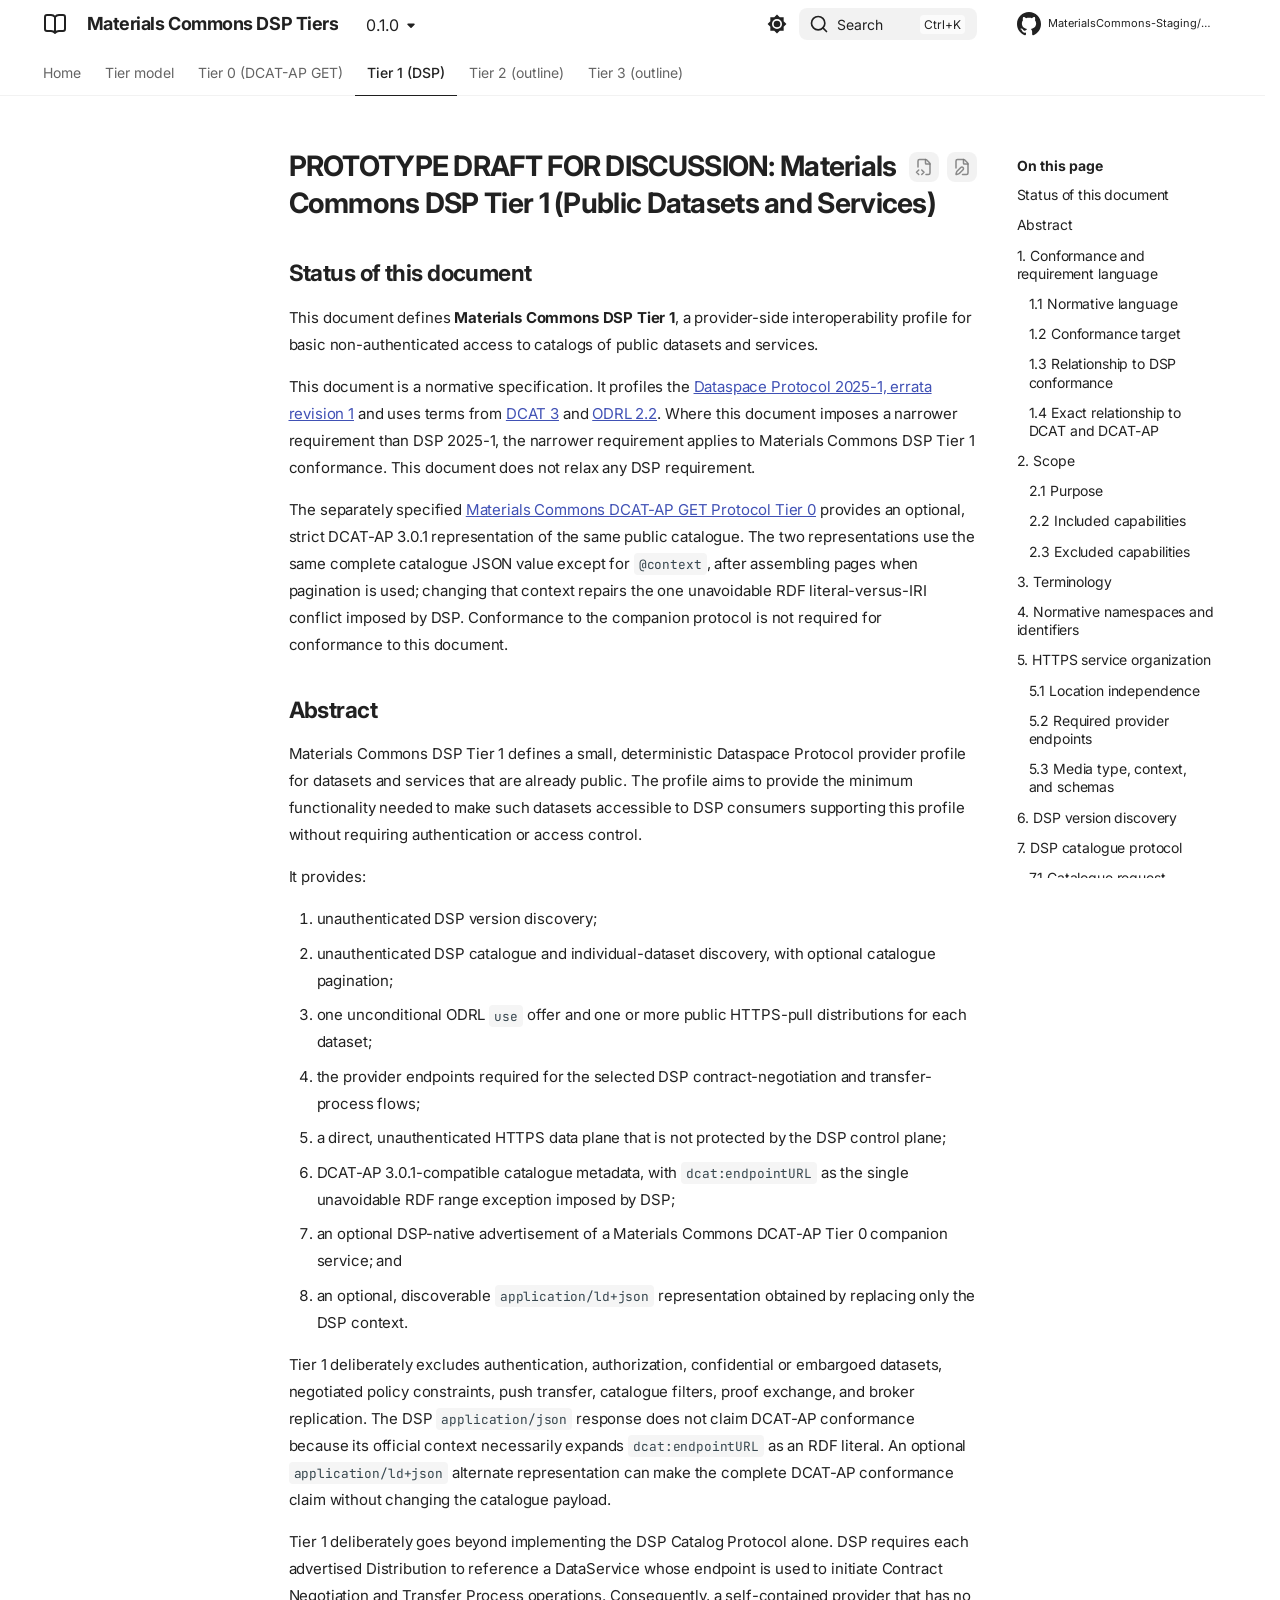
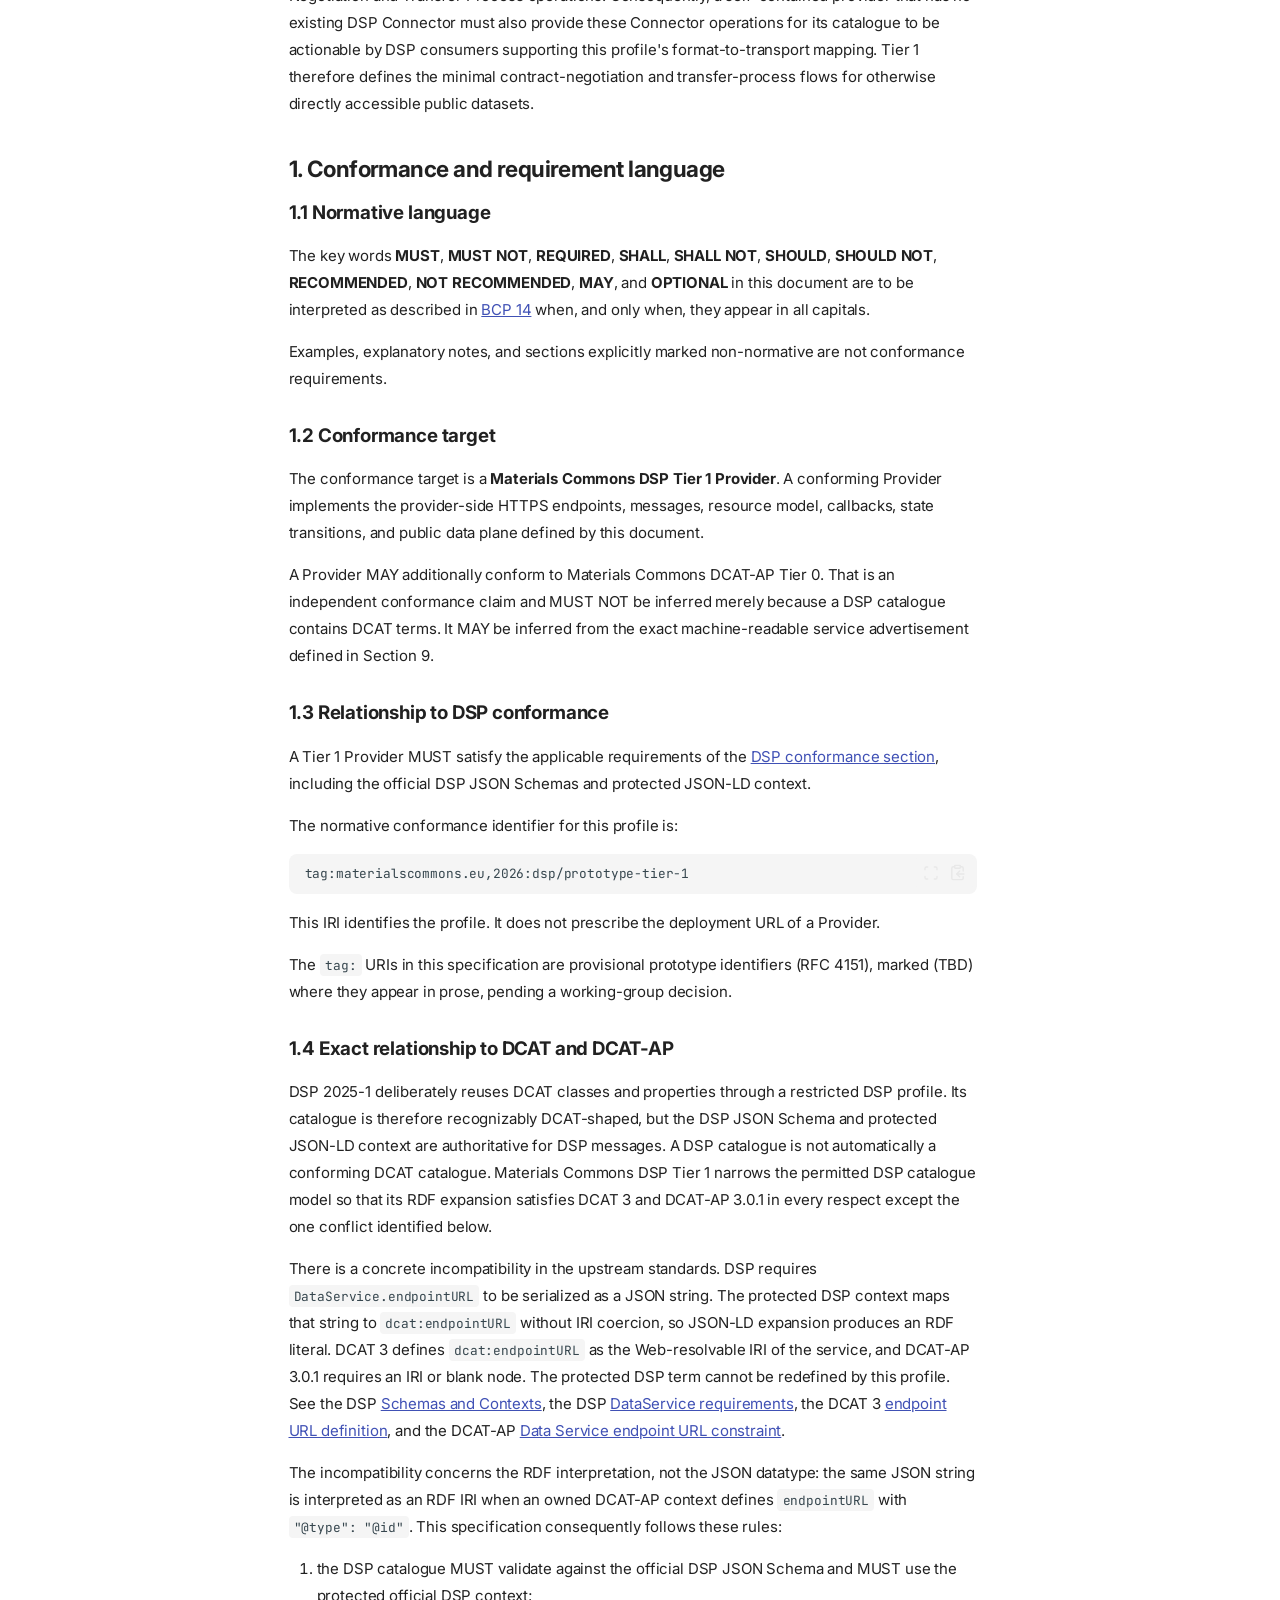
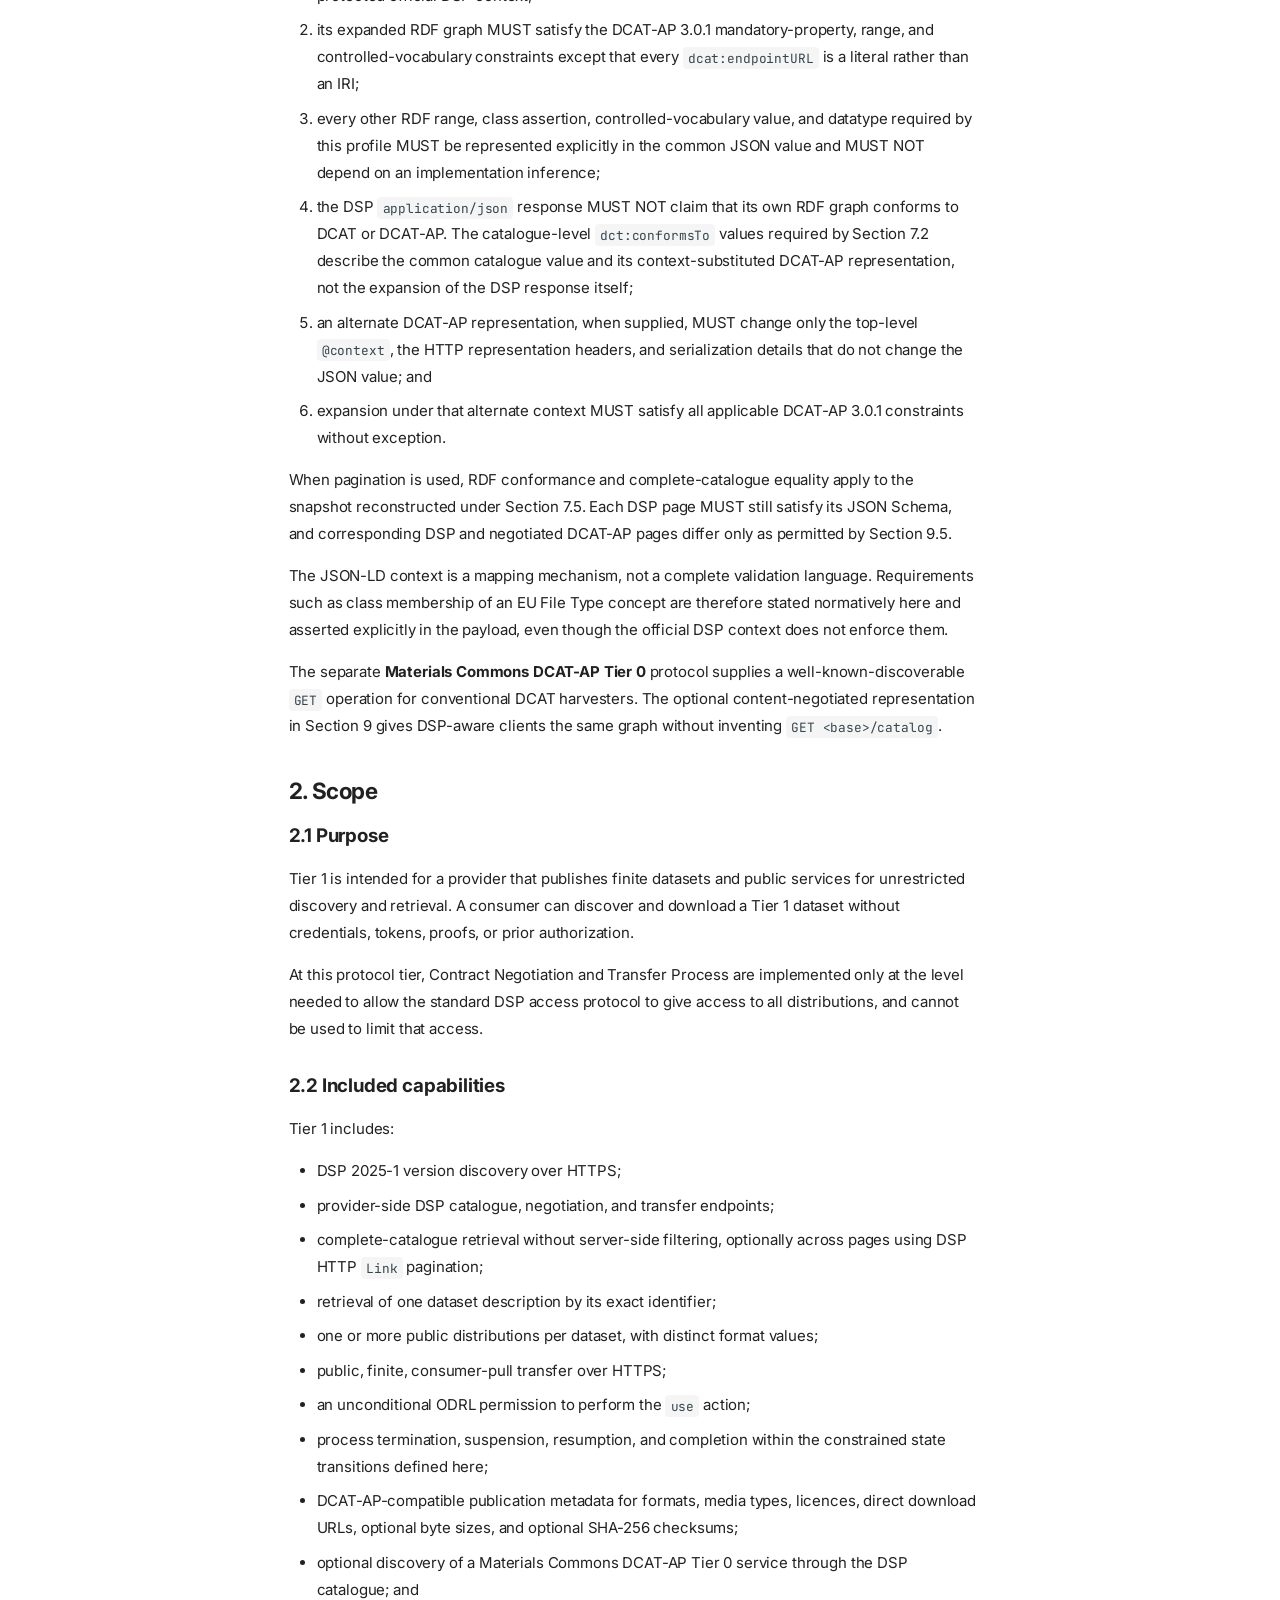
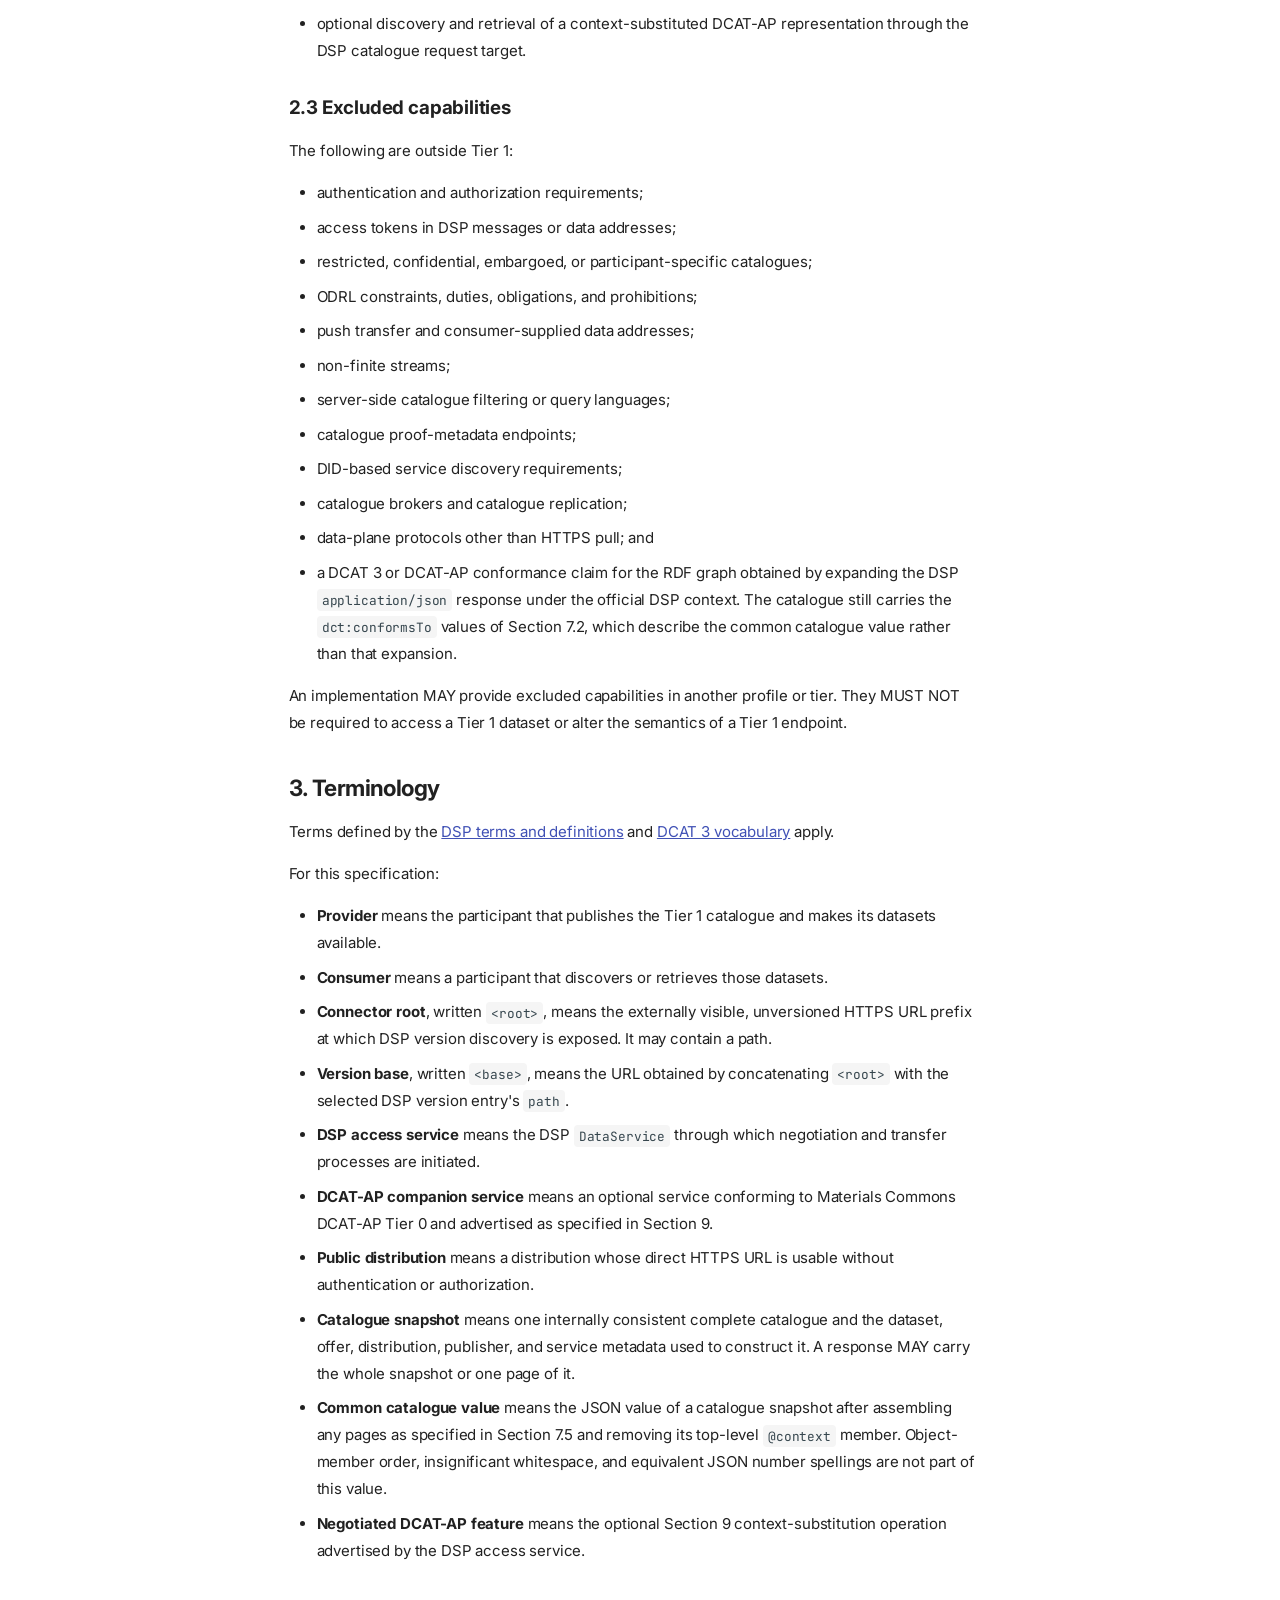
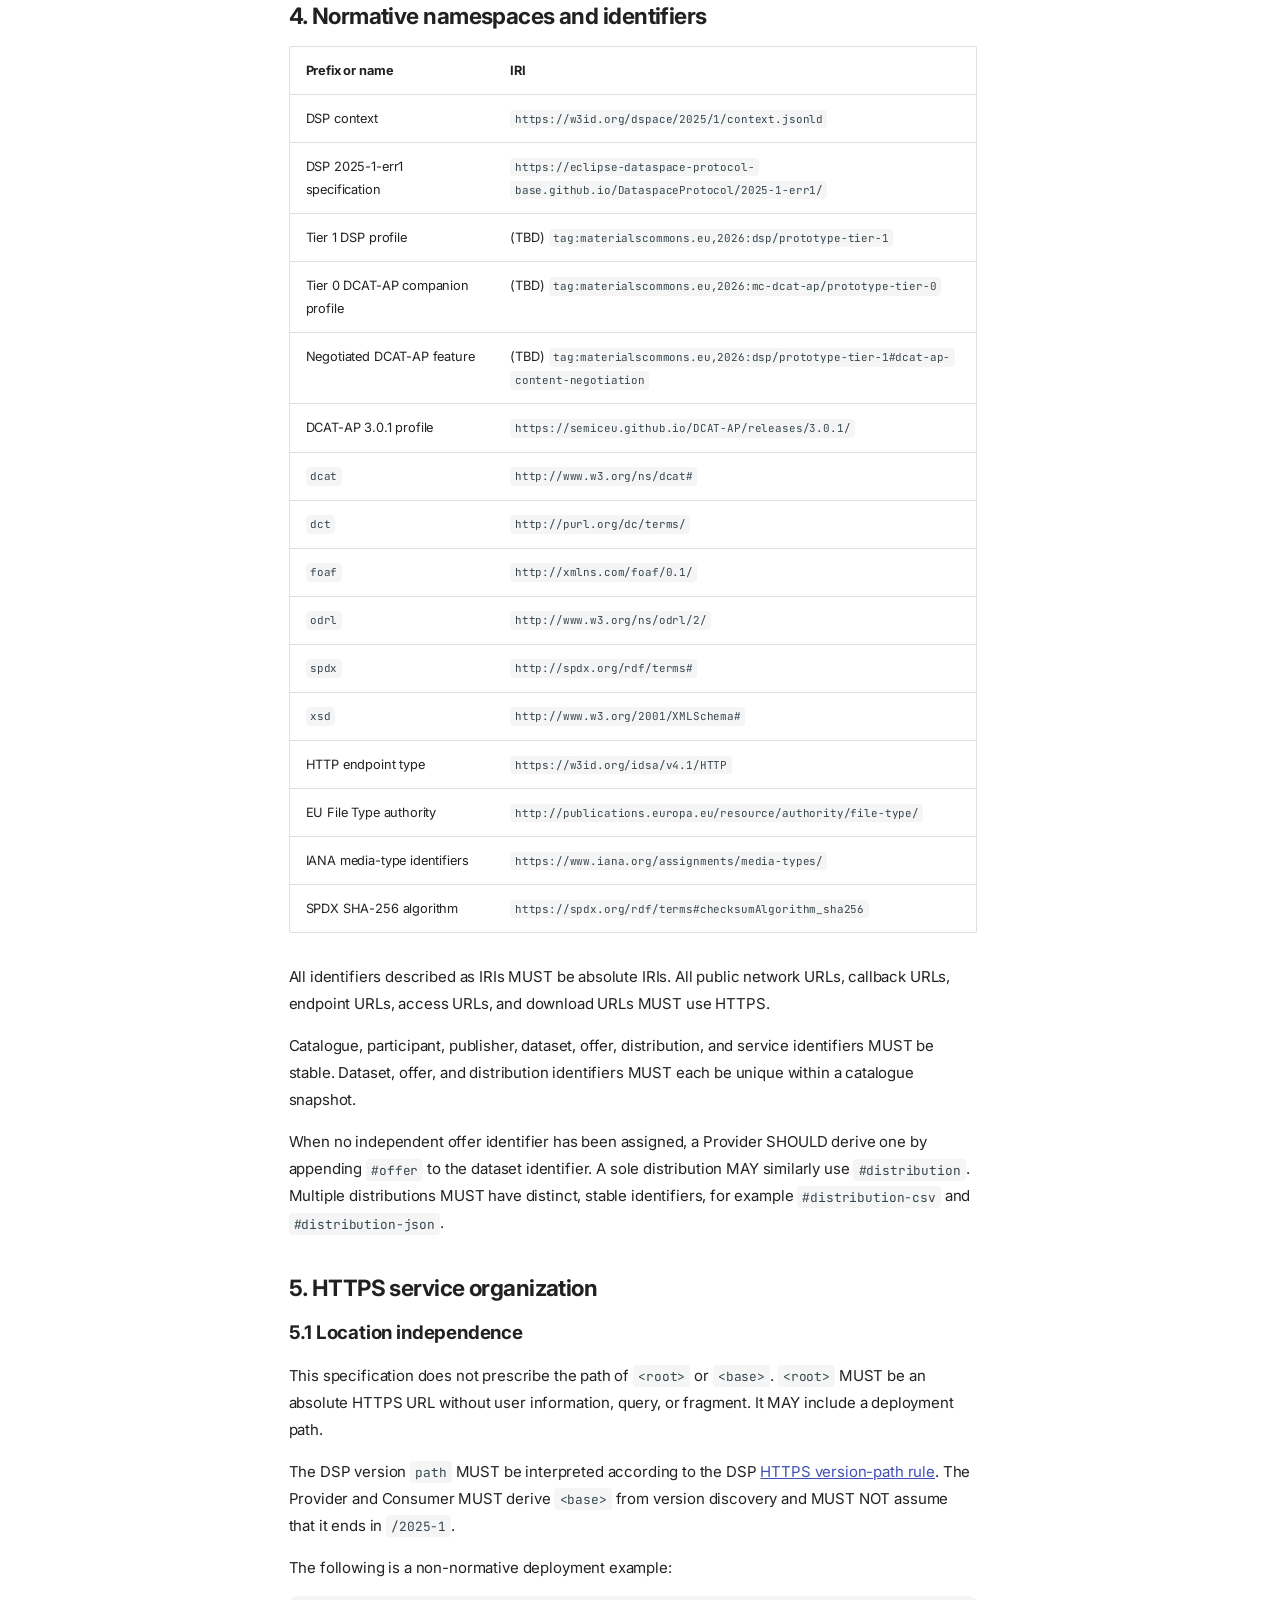
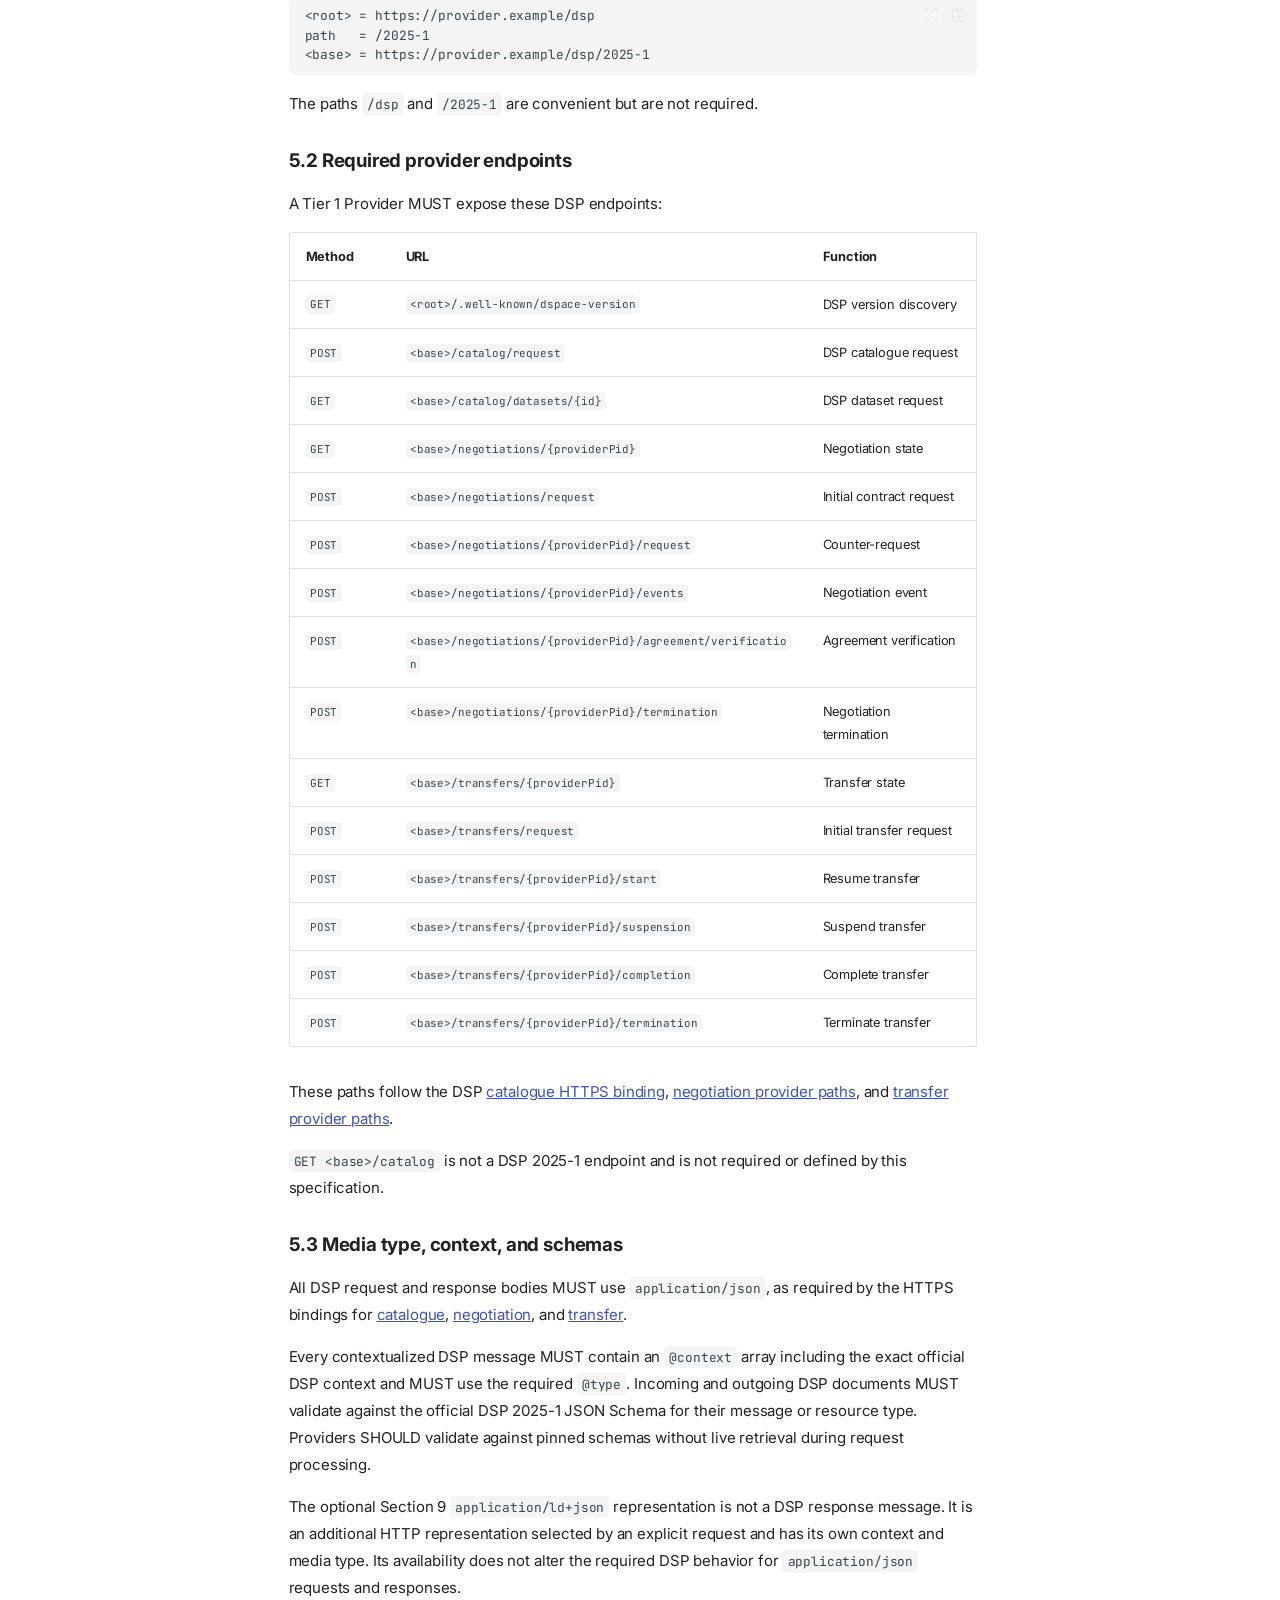
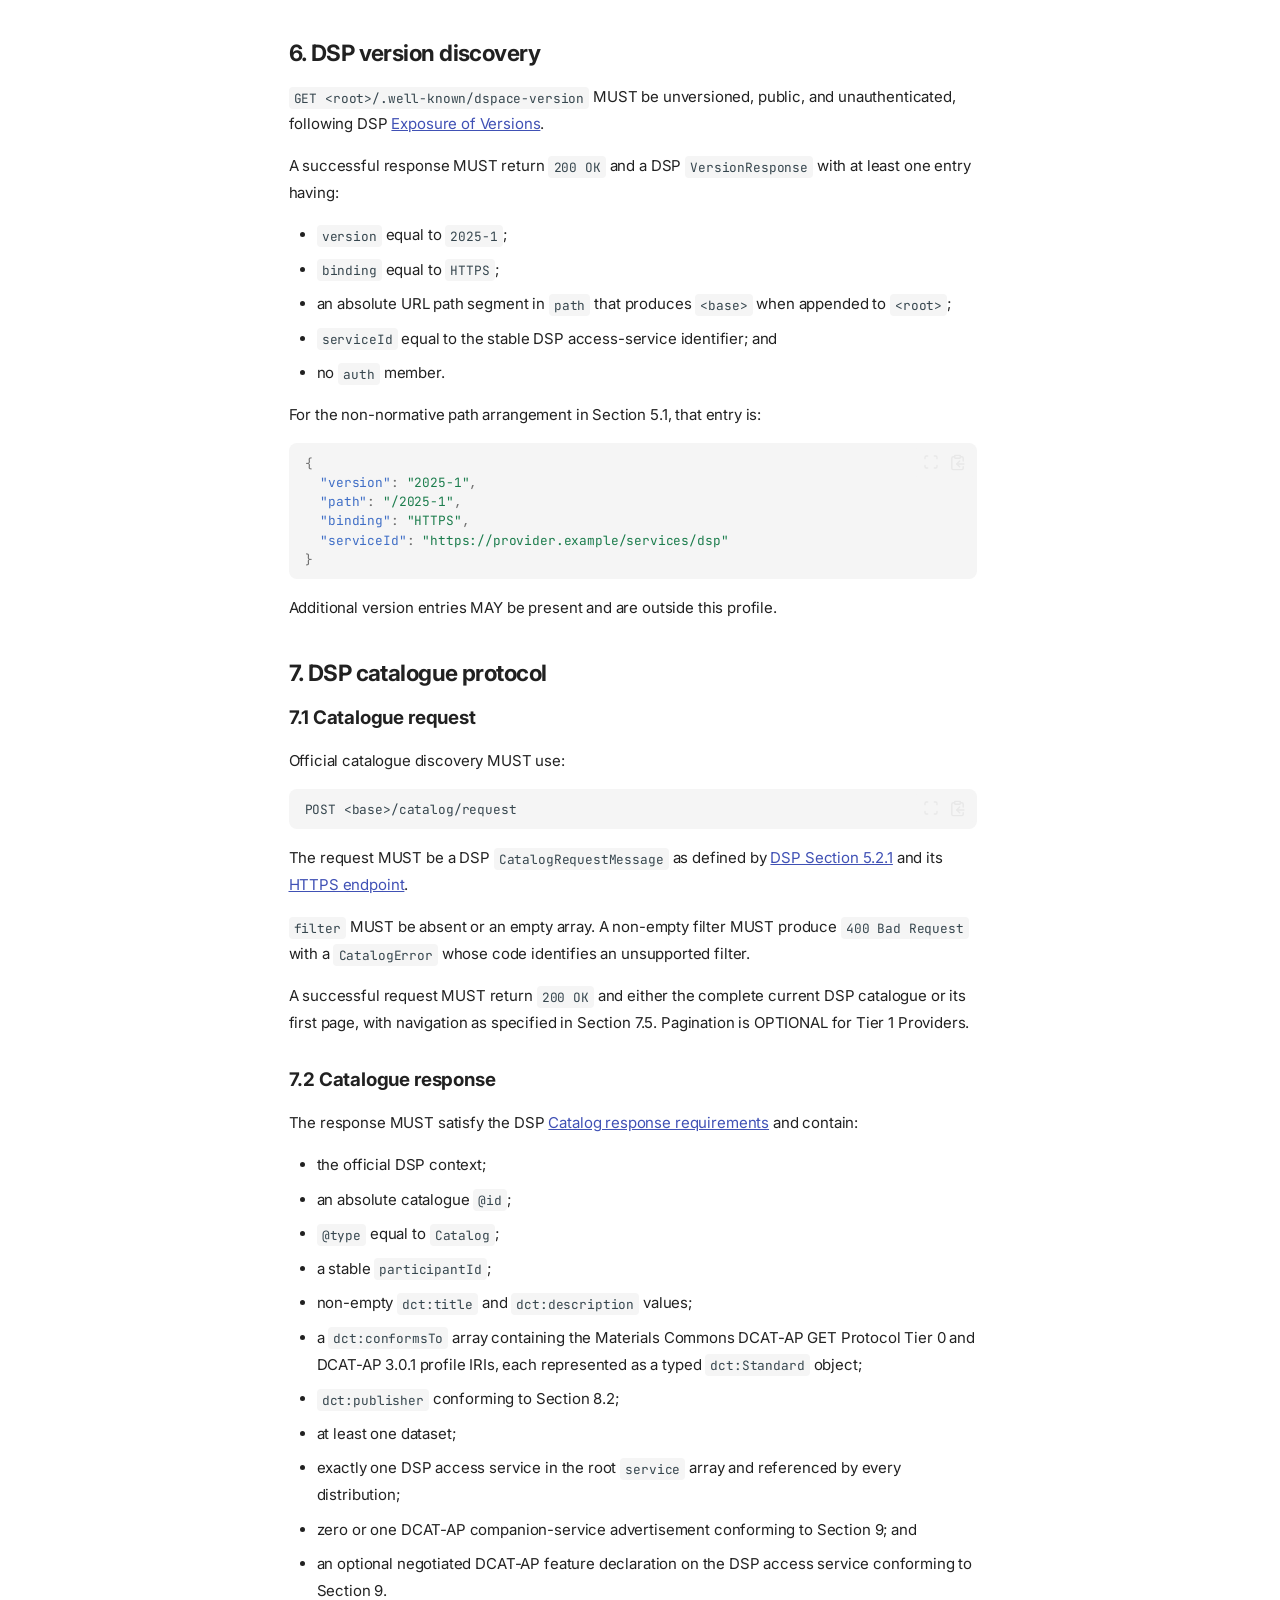
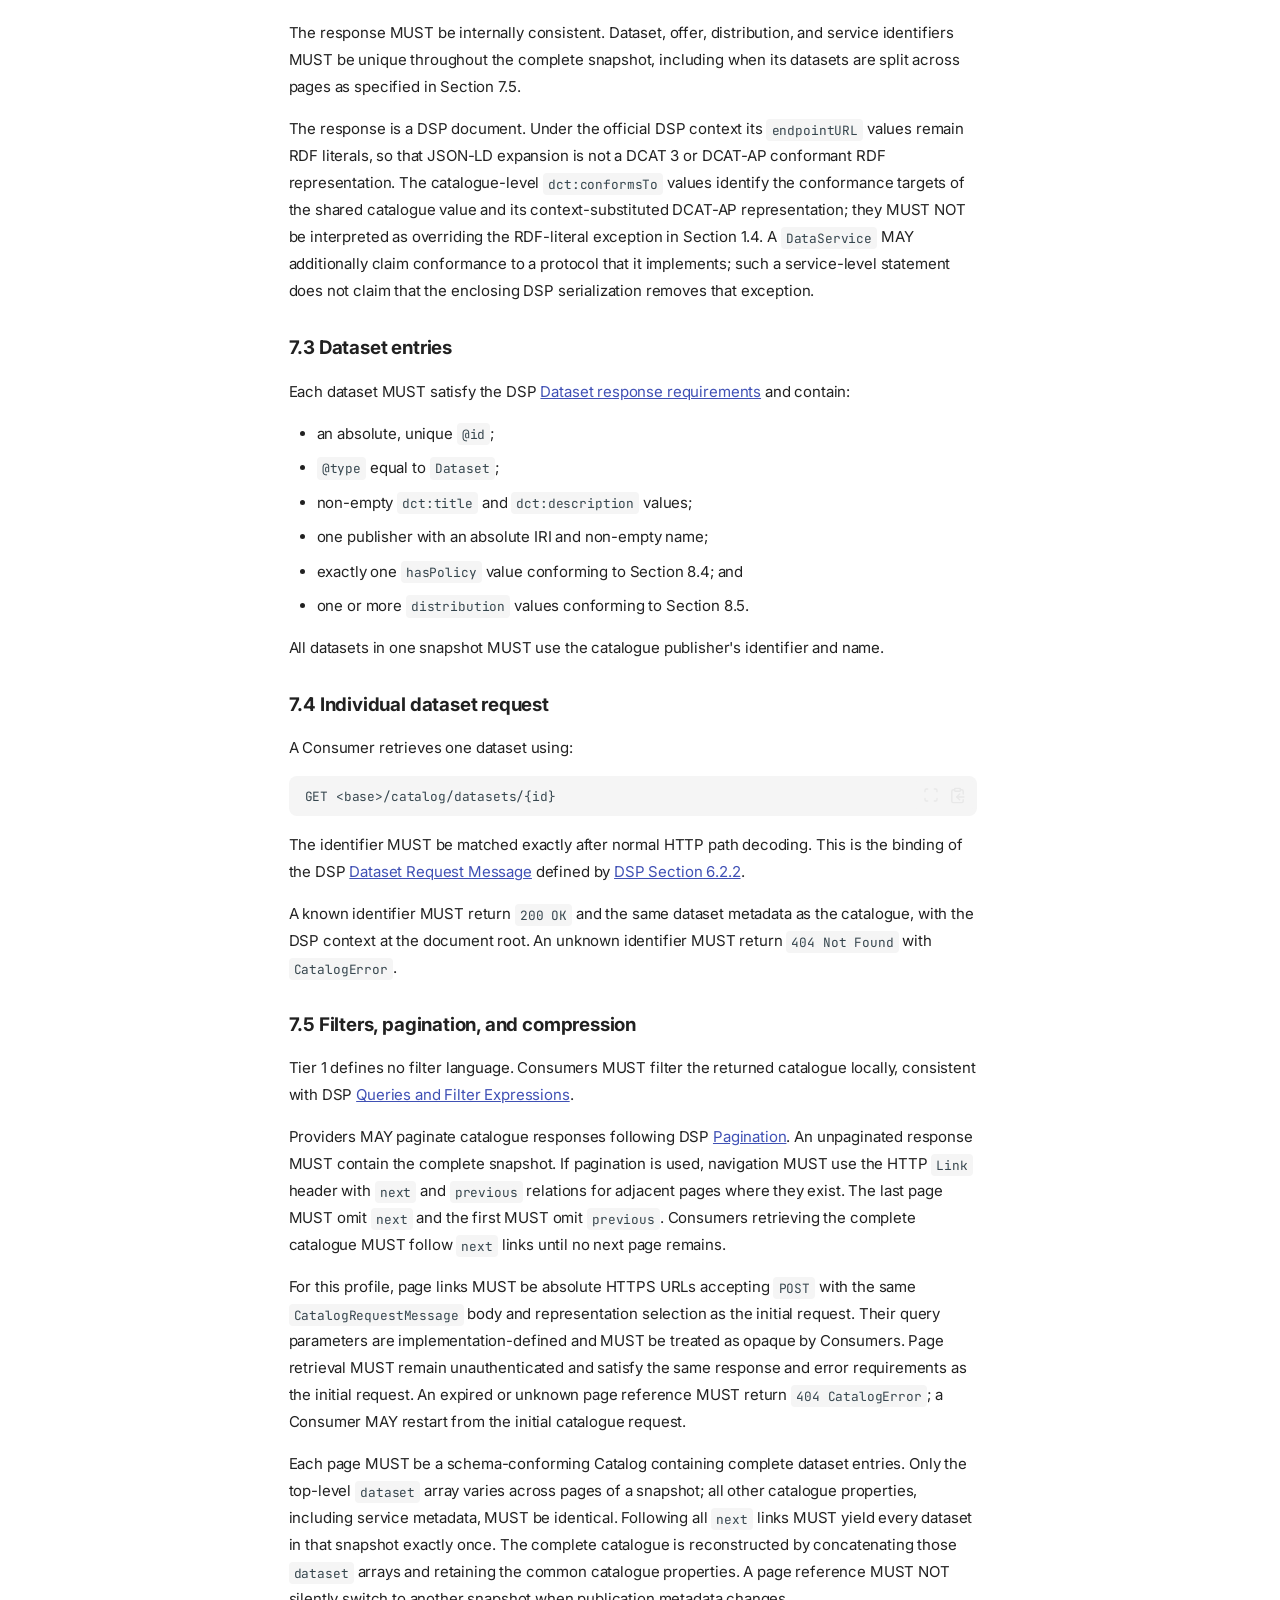
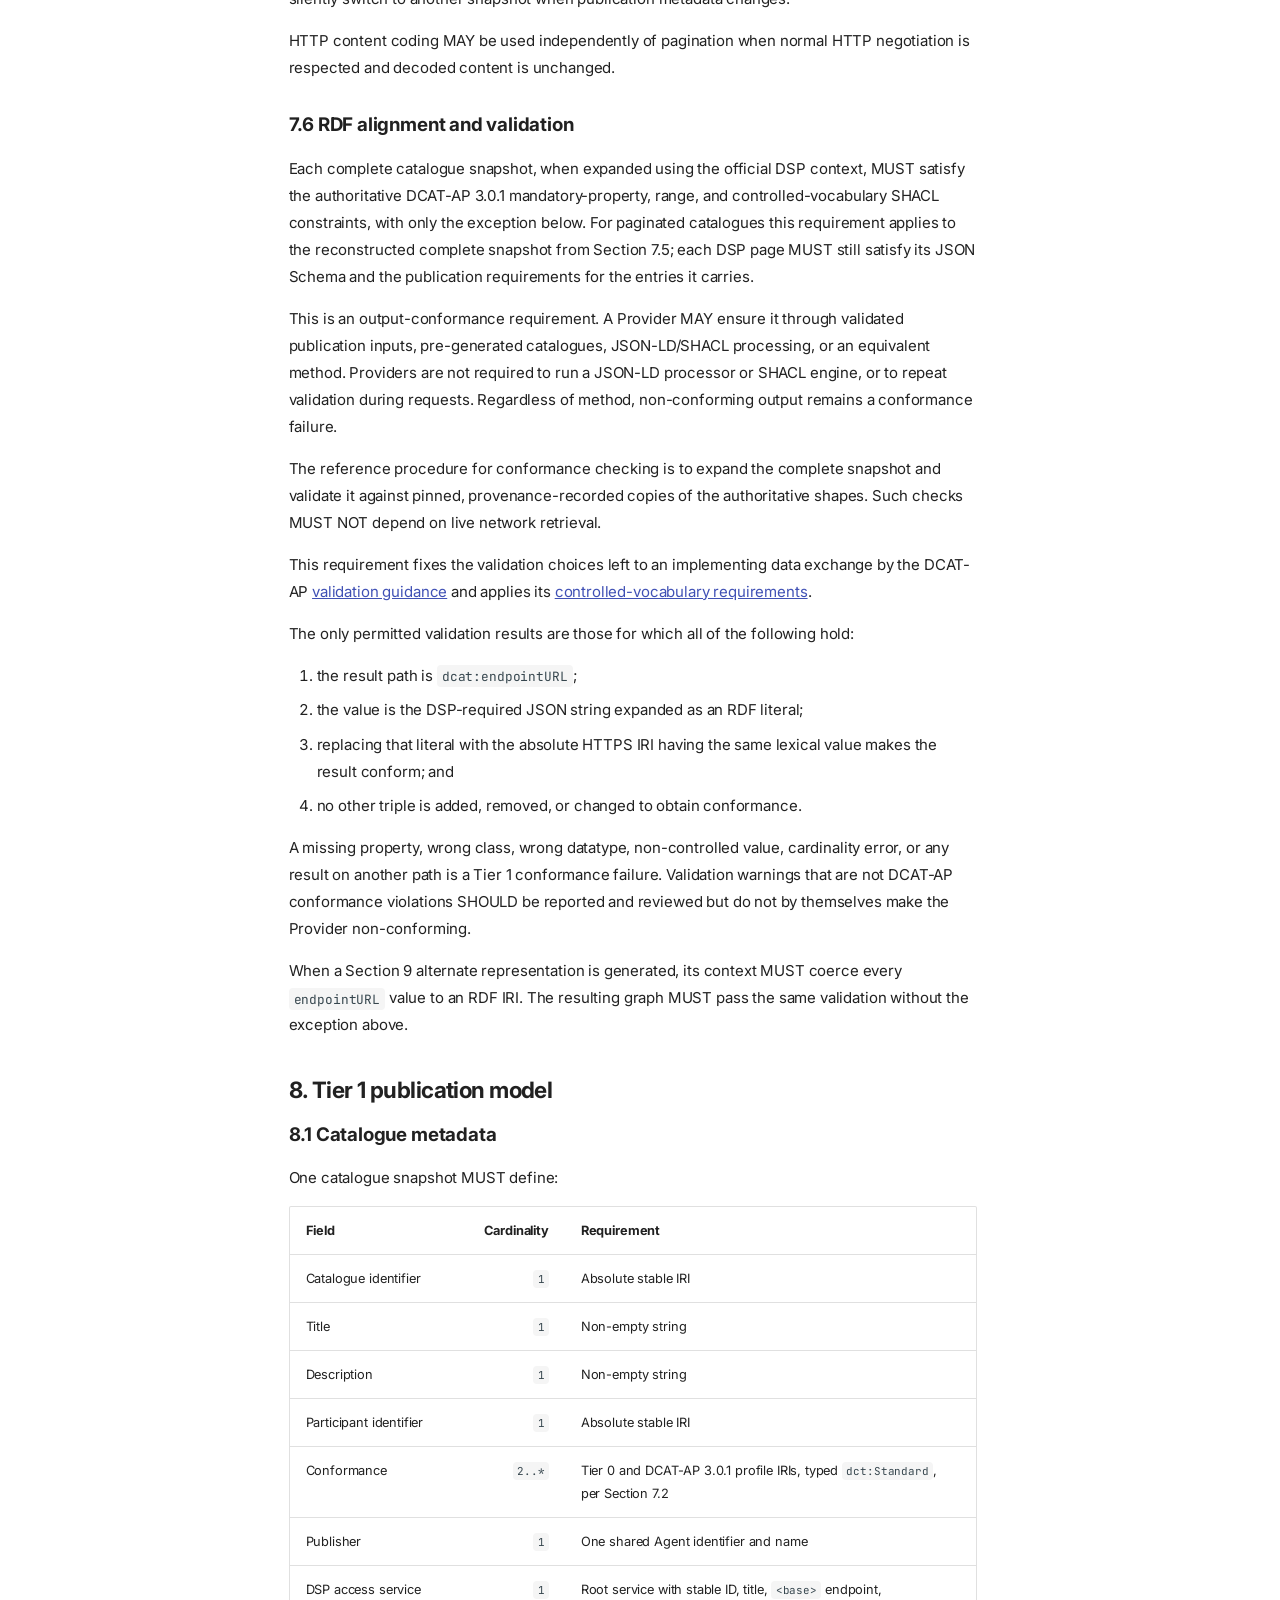
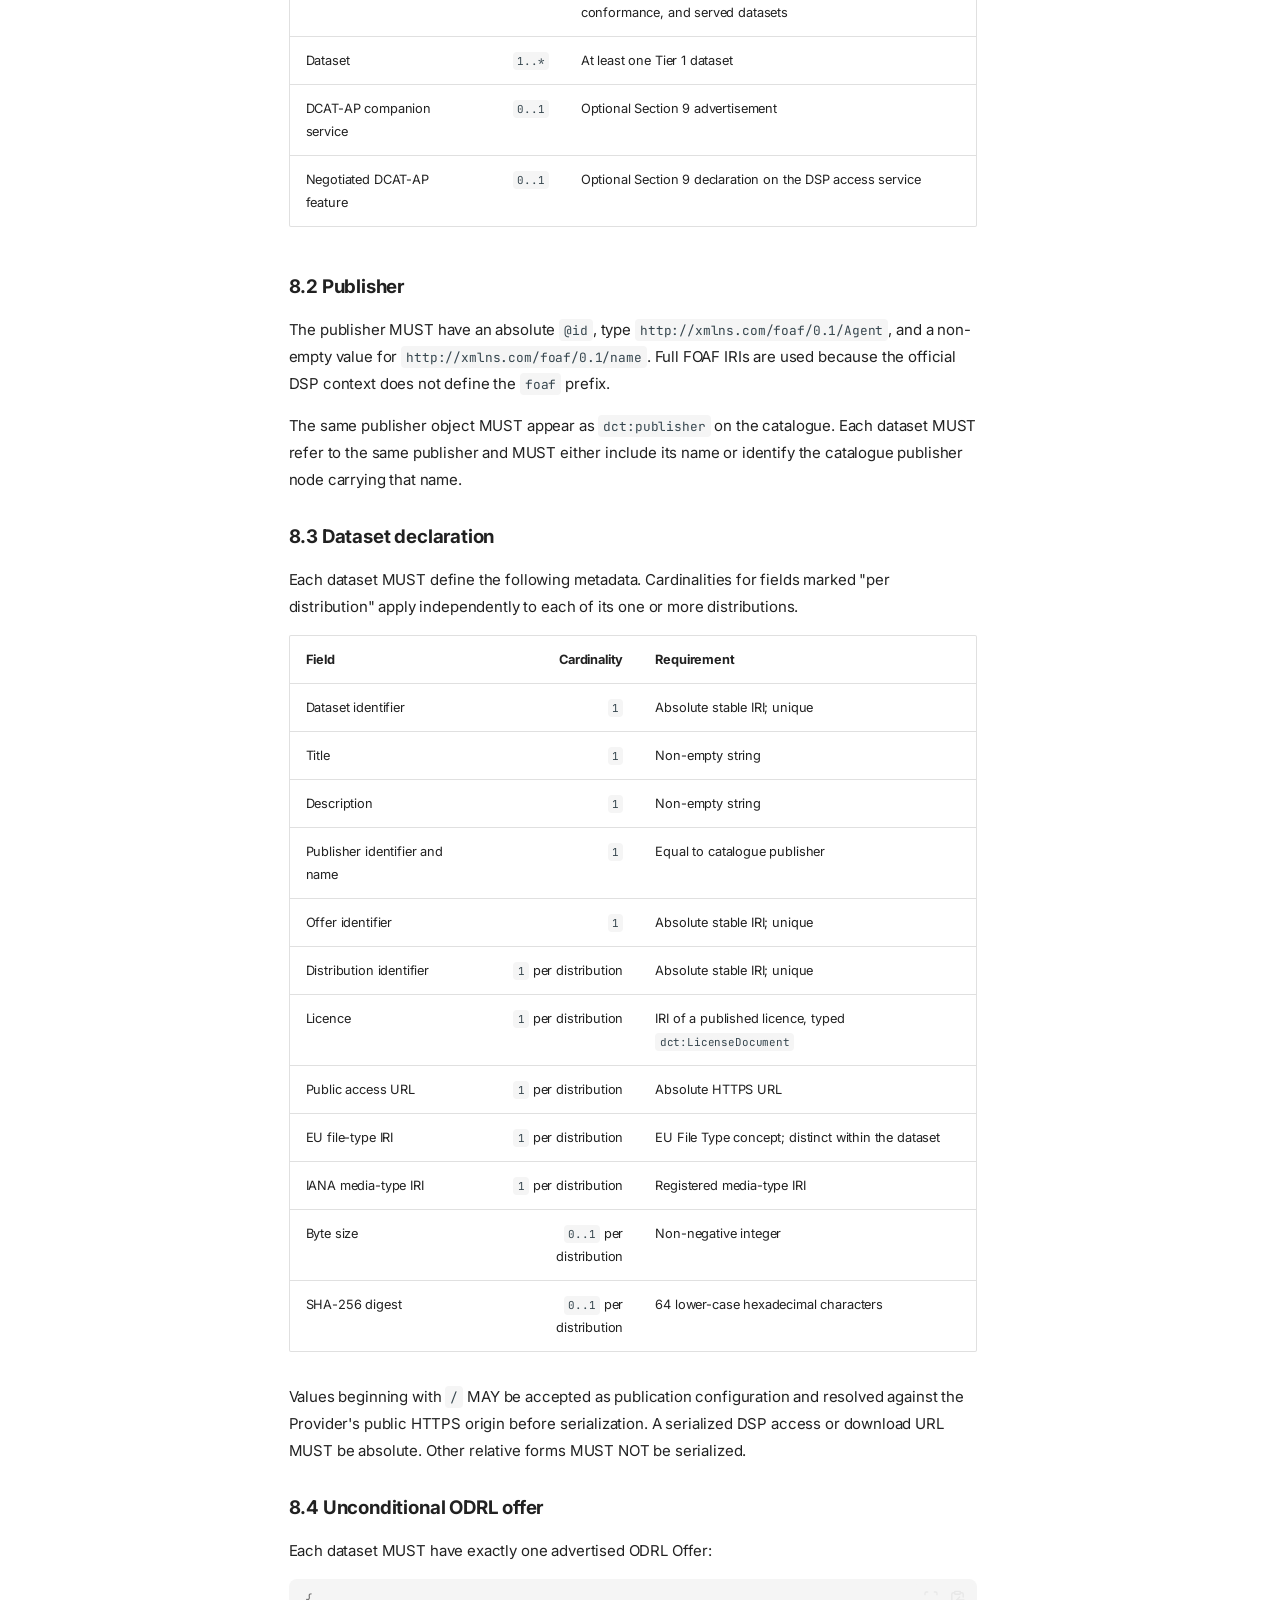
<file: 0.1.0/materials-commons-dsp-tier1/index.html>
<!doctype html>
<html lang="en" class="no-js">
  <head>
    
      <meta charset="utf-8">
      <meta name="viewport" content="width=device-width,initial-scale=1">
      
        <meta name="description" content="Materials Commons tiered profiles of the Dataspace Protocol (DSP), DCAT-3 and DCAT-AP">
      
      
        <meta name="author" content="Materials Commons Contributors">
      
      
        <link rel="canonical" href="https://materialscommons-staging.github.io/mc-dsp-tiers/0.1.0/materials-commons-dsp-tier1/">
      
      
        <link rel="prev" href="../materials-commons-dcat-ap-get-protocol-tier-0/">
      
      
        <link rel="next" href="../materials-commons-dsp-tier2/">
      
      
        
      
      
      <link rel="icon" href="../assets/images/favicon.png">
      <meta name="generator" content="zensical-0.0.61">
    
    
      
        <title>Tier 1 (DSP) - Materials Commons DSP Tiers</title>
      
    
    
      
        
      
      <link rel="stylesheet" href="../assets/stylesheets/modern/main.ce62732f.min.css">
      
        
          
        
        <link rel="stylesheet" href="../assets/stylesheets/modern/palette.812a03bb.min.css">
      
      


    
    
      
    
    
      
        
        
        <link rel="preconnect" href="https://fonts.gstatic.com" crossorigin>
        <link rel="stylesheet" href="https://fonts.googleapis.com/css?family=Inter:300,300i,400,400i,500,500i,700,700i%7CJetBrains+Mono:400,400i,700,700i&amp;display=fallback">
        <style>:root{--md-text-font:"Inter";--md-code-font:"JetBrains Mono"}</style>
      
    
    
      <link rel="stylesheet" href="../stylesheets/extra.css">
    
    <script>__md_scope=new URL("..",location),__md_scope.pathname.endsWith("/")||(__md_scope=new URL(__md_scope.pathname+"/",location)),__md_hash=e=>[...e].reduce(((e,t)=>(e<<5)-e+t.charCodeAt(0)),0),__md_get=(e,t=localStorage,_=__md_scope)=>JSON.parse(t.getItem(_.pathname+"."+e)),__md_set=(e,t,_=localStorage,a=__md_scope)=>{try{_.setItem(a.pathname+"."+e,JSON.stringify(t))}catch(e){}},document.documentElement.setAttribute("data-platform",navigator.platform)</script>
    
      

    
    
  </head>
  
  
    
    
      
    
    
    
    
    <body dir="ltr" data-md-color-scheme="default" data-md-color-primary="white" data-md-color-accent="deep-orange">
  
    
    <input class="md-toggle" data-md-toggle="drawer" type="checkbox" id="__drawer" autocomplete="off">
    <input class="md-toggle" data-md-toggle="search" type="checkbox" id="__search" autocomplete="off">
    <label class="md-overlay" for="__drawer" aria-label="Navigation"></label>
    <div data-md-component="skip">
      
        
        <a href="#prototype-draft-for-discussion-materials-commons-dsp-tier-1-public-datasets-and-services" class="md-skip">
          Skip to content
        </a>
      
    </div>
    <div data-md-component="announce">
      
    </div>
    
      <div data-md-color-scheme="default" data-md-component="outdated" hidden>
        
      </div>
    
    
      

<header class="md-header" data-md-component="header">
  <nav class="md-header__inner md-grid" aria-label="Header">
    <a href="./.." title="Materials Commons DSP Tiers" class="md-header__button md-logo" aria-label="Materials Commons DSP Tiers" data-md-component="logo">
      
  
  <svg xmlns="http://www.w3.org/2000/svg" fill="none" stroke="currentColor" stroke-linecap="round" stroke-linejoin="round" stroke-width="2" class="lucide lucide-book-open" viewBox="0 0 24 24"><path d="M12 5v16M20.001 19A2 2 0 0 0 22 17V5a2 2 0 0 0-1.999-2L16 3.002A5 5 0 0 0 12 5a5 5 0 0 0-4-2H4a2 2 0 0 0-2 2v12a2 2 0 0 0 1.999 2H8a5 5 0 0 1 4 2 5 5 0 0 1 4-2z"/></svg>

    </a>
    <label class="md-header__button md-icon" for="__drawer" aria-label="Navigation">
      
      <svg xmlns="http://www.w3.org/2000/svg" fill="none" stroke="currentColor" stroke-linecap="round" stroke-linejoin="round" stroke-width="2" class="lucide lucide-menu" viewBox="0 0 24 24"><path d="M4 5h16M4 12h16M4 19h16"/></svg>
    </label>
    <div class="md-header__title" data-md-component="header-title">
      <div class="md-header__ellipsis">
        <div class="md-header__topic">
          <span class="md-ellipsis">
            Materials Commons DSP Tiers
          </span>
        </div>
        <div class="md-header__topic" data-md-component="header-topic">
          <span class="md-ellipsis">
            
              Tier 1 (DSP)
            
          </span>
        </div>
      </div>
    </div>
    
      
        <form class="md-header__option" data-md-component="palette">
  
    
    
    
    <input class="md-option" data-md-color-media="(prefers-color-scheme: light)" data-md-color-scheme="default" data-md-color-primary="white" data-md-color-accent="deep-orange"  aria-label="Switch to dark mode"  type="radio" name="__palette" id="__palette_0">
    
      <label class="md-header__button md-icon" title="Switch to dark mode" for="__palette_1" hidden>
        <svg xmlns="http://www.w3.org/2000/svg" viewBox="0 0 24 24"><path d="M12 8a4 4 0 0 0-4 4 4 4 0 0 0 4 4 4 4 0 0 0 4-4 4 4 0 0 0-4-4m0 10a6 6 0 0 1-6-6 6 6 0 0 1 6-6 6 6 0 0 1 6 6 6 6 0 0 1-6 6m8-9.31V4h-4.69L12 .69 8.69 4H4v4.69L.69 12 4 15.31V20h4.69L12 23.31 15.31 20H20v-4.69L23.31 12z"/></svg>
      </label>
    
  
    
    
    
    <input class="md-option" data-md-color-media="(prefers-color-scheme: dark)" data-md-color-scheme="slate" data-md-color-primary="black" data-md-color-accent="deep-orange"  aria-label="Switch to system preference"  type="radio" name="__palette" id="__palette_1">
    
      <label class="md-header__button md-icon" title="Switch to system preference" for="__palette_0" hidden>
        <svg xmlns="http://www.w3.org/2000/svg" viewBox="0 0 24 24"><path d="M12 18c-.89 0-1.74-.2-2.5-.55C11.56 16.5 13 14.42 13 12s-1.44-4.5-3.5-5.45C10.26 6.2 11.11 6 12 6a6 6 0 0 1 6 6 6 6 0 0 1-6 6m8-9.31V4h-4.69L12 .69 8.69 4H4v4.69L.69 12 4 15.31V20h4.69L12 23.31 15.31 20H20v-4.69L23.31 12z"/></svg>
      </label>
    
  
</form>
      
    
    
      <script>var palette=__md_get("__palette");if(palette&&palette.color){if("(prefers-color-scheme)"===palette.color.media){var media=matchMedia("(prefers-color-scheme: light)"),input=document.querySelector(media.matches?"[data-md-color-media='(prefers-color-scheme: light)']":"[data-md-color-media='(prefers-color-scheme: dark)']");palette.color.media=input.getAttribute("data-md-color-media"),palette.color.scheme=input.getAttribute("data-md-color-scheme"),palette.color.primary=input.getAttribute("data-md-color-primary"),palette.color.accent=input.getAttribute("data-md-color-accent")}for(var[key,value]of Object.entries(palette.color))document.body.setAttribute("data-md-color-"+key,value)}</script>
    
    
    
      
      
        <label class="md-header__button md-icon" for="__search" aria-label="Search">
          
          <svg xmlns="http://www.w3.org/2000/svg" fill="none" stroke="currentColor" stroke-linecap="round" stroke-linejoin="round" stroke-width="2" class="lucide lucide-search" viewBox="0 0 24 24"><path d="m21 21-4.34-4.34"/><circle cx="11" cy="11" r="8"/></svg>
        </label>
        <div class="md-search" data-md-component="search" role="dialog" aria-label="Search">
  <button type="button" class="md-search__button">
    Search
  </button>
</div>
      
    
    <div class="md-header__source">
      
        <a href="https://github.com/MaterialsCommons-Staging/mc-dsp-tiers" title="Go to repository" class="md-source" data-md-component="source">
  <div class="md-source__icon md-icon">
    
    <svg xmlns="http://www.w3.org/2000/svg" viewBox="0 0 512 512"><!--! Font Awesome Free 7.3.1 by @fontawesome - https://fontawesome.com License - https://fontawesome.com/license/free (Icons: CC BY 4.0, Fonts: SIL OFL 1.1, Code: MIT License) Copyright 2026 Fonticons, Inc.--><path fill="currentColor" d="M216.5 362.5c-66-8-112.5-55.5-112.5-117 0-25 9-52 24-70-6.5-16.5-5.5-51.5 2-66 20-2.5 47 8 63 22.5 19-6 39-9 63.5-9s44.5 3 62.5 8.5c15.5-14 43-24.5 63-22 7 13.5 8 48.5 1.5 65.5 16 19 24.5 44.5 24.5 70.5 0 61.5-46.5 108-113.5 116.5 17 11 28.5 35 28.5 62.5v52c0 15 12.5 23.5 27.5 17.5C441 459.5 512 369 512 257 512 115.5 397 0 255.5 0S0 115.5 0 257c0 111 70.5 203 165.5 237.5 13.5 5 26.5-4 26.5-17.5v-40c-7 3-16 5-24 5-33 0-52.5-18-66.5-51.5-5.5-13.5-11.5-21.5-23-23-6-.5-8-3-8-6 0-6 10-10.5 20-10.5 14.5 0 27 9 40 27.5 10 14.5 20.5 21 33 21s20.5-4.5 32-16c8.5-8.5 15-16 21-21"/></svg>
  </div>
  <div class="md-source__repository">
    MaterialsCommons-Staging/mc-dsp-tiers
  </div>
</a>
      
    </div>
  </nav>
  
</header>
    
    <div class="md-container" data-md-component="container">
      
      
        
          
            
<nav class="md-tabs" aria-label="Tabs" data-md-component="tabs">
  <div class="md-grid">
    <ul class="md-tabs__list">
      
        
  
  
  
  
    <li class="md-tabs__item">
      <a href="./.." class="md-tabs__link">
        
  
  Home

      </a>
    </li>
  

      
        
  
  
  
  
    <li class="md-tabs__item">
      <a href="../tiers/" class="md-tabs__link">
        
  
  Tier model

      </a>
    </li>
  

      
        
  
  
  
  
    <li class="md-tabs__item">
      <a href="../materials-commons-dcat-ap-get-protocol-tier-0/" class="md-tabs__link">
        
  
  Tier 0 (DCAT-AP GET)

      </a>
    </li>
  

      
        
  
  
  
    
  
  
    <li class="md-tabs__item md-tabs__item--active">
      <a href="././" class="md-tabs__link">
        
  
  Tier 1 (DSP)

      </a>
    </li>
  

      
        
  
  
  
  
    <li class="md-tabs__item">
      <a href="../materials-commons-dsp-tier2/" class="md-tabs__link">
        
  
  Tier 2 (outline)

      </a>
    </li>
  

      
        
  
  
  
  
    <li class="md-tabs__item">
      <a href="../materials-commons-dsp-tier3/" class="md-tabs__link">
        
  
  Tier 3 (outline)

      </a>
    </li>
  

      
    </ul>
  </div>
</nav>
          
        
      
      <main class="md-main" data-md-component="main">
        <div class="md-main__inner md-grid">
          
            
              
              <div class="md-sidebar md-sidebar--primary" data-md-component="sidebar" data-md-type="navigation" >
                <div class="md-sidebar__scrollwrap">
                  <div class="md-sidebar__inner">
                    


  


<nav class="md-nav md-nav--primary md-nav--lifted" aria-label="Navigation" data-md-level="0">
  <label class="md-nav__title" for="__drawer">
    <a href="./.." title="Materials Commons DSP Tiers" class="md-nav__button md-logo" aria-label="Materials Commons DSP Tiers" data-md-component="logo">
      
  
  <svg xmlns="http://www.w3.org/2000/svg" fill="none" stroke="currentColor" stroke-linecap="round" stroke-linejoin="round" stroke-width="2" class="lucide lucide-book-open" viewBox="0 0 24 24"><path d="M12 5v16M20.001 19A2 2 0 0 0 22 17V5a2 2 0 0 0-1.999-2L16 3.002A5 5 0 0 0 12 5a5 5 0 0 0-4-2H4a2 2 0 0 0-2 2v12a2 2 0 0 0 1.999 2H8a5 5 0 0 1 4 2 5 5 0 0 1 4-2z"/></svg>

    </a>
    Materials Commons DSP Tiers
  </label>
  
    <div class="md-nav__source">
      <a href="https://github.com/MaterialsCommons-Staging/mc-dsp-tiers" title="Go to repository" class="md-source" data-md-component="source">
  <div class="md-source__icon md-icon">
    
    <svg xmlns="http://www.w3.org/2000/svg" viewBox="0 0 512 512"><!--! Font Awesome Free 7.3.1 by @fontawesome - https://fontawesome.com License - https://fontawesome.com/license/free (Icons: CC BY 4.0, Fonts: SIL OFL 1.1, Code: MIT License) Copyright 2026 Fonticons, Inc.--><path fill="currentColor" d="M216.5 362.5c-66-8-112.5-55.5-112.5-117 0-25 9-52 24-70-6.5-16.5-5.5-51.5 2-66 20-2.5 47 8 63 22.5 19-6 39-9 63.5-9s44.5 3 62.5 8.5c15.5-14 43-24.5 63-22 7 13.5 8 48.5 1.5 65.5 16 19 24.5 44.5 24.5 70.5 0 61.5-46.5 108-113.5 116.5 17 11 28.5 35 28.5 62.5v52c0 15 12.5 23.5 27.5 17.5C441 459.5 512 369 512 257 512 115.5 397 0 255.5 0S0 115.5 0 257c0 111 70.5 203 165.5 237.5 13.5 5 26.5-4 26.5-17.5v-40c-7 3-16 5-24 5-33 0-52.5-18-66.5-51.5-5.5-13.5-11.5-21.5-23-23-6-.5-8-3-8-6 0-6 10-10.5 20-10.5 14.5 0 27 9 40 27.5 10 14.5 20.5 21 33 21s20.5-4.5 32-16c8.5-8.5 15-16 21-21"/></svg>
  </div>
  <div class="md-source__repository">
    MaterialsCommons-Staging/mc-dsp-tiers
  </div>
</a>
    </div>
  
  <ul class="md-nav__list" data-md-scrollfix>
    
      
      
  
  
  
  
    <li class="md-nav__item">
      <a href="./.." class="md-nav__link">
        
  
  
  <span class="md-ellipsis">
    
  
  Home

    
  </span>
  
  

      </a>
    </li>
  

    
      
      
  
  
  
  
    <li class="md-nav__item">
      <a href="../tiers/" class="md-nav__link">
        
  
  
  <span class="md-ellipsis">
    
  
  Tier model

    
  </span>
  
  

      </a>
    </li>
  

    
      
      
  
  
  
  
    <li class="md-nav__item">
      <a href="../materials-commons-dcat-ap-get-protocol-tier-0/" class="md-nav__link">
        
  
  
  <span class="md-ellipsis">
    
  
  Tier 0 (DCAT-AP GET)

    
  </span>
  
  

      </a>
    </li>
  

    
      
      
  
  
    
  
  
  
    <li class="md-nav__item md-nav__item--active">
      
      
      
      
        
      
      
        <label class="md-nav__link md-nav__link--active" for="__toc">
          
  
  
  <span class="md-ellipsis">
    
  
  Tier 1 (DSP)

    
  </span>
  
  

          <span class="md-nav__icon md-icon"></span>
        </label>
      
      <a href="././" class="md-nav__link md-nav__link--active">
        
  
  
  <span class="md-ellipsis">
    
  
  Tier 1 (DSP)

    
  </span>
  
  

      </a>
      
        


<nav class="md-nav md-nav--secondary" aria-label="On this page">
  
  
  
    
  
  
    <label class="md-nav__title" for="__toc">
      <span class="md-nav__icon md-icon"></span>
      On this page
    </label>
    <ul class="md-nav__list" data-md-component="toc" data-md-scrollfix>
      
        <li class="md-nav__item">
  <a href="#status-of-this-document" class="md-nav__link">
    <span class="md-ellipsis">
      <span class="md-typeset">
        Status of this document
      </span>
    </span>
  </a>
  
</li>
      
        <li class="md-nav__item">
  <a href="#abstract" class="md-nav__link">
    <span class="md-ellipsis">
      <span class="md-typeset">
        Abstract
      </span>
    </span>
  </a>
  
</li>
      
        <li class="md-nav__item">
  <a href="#1-conformance-and-requirement-language" class="md-nav__link">
    <span class="md-ellipsis">
      <span class="md-typeset">
        1. Conformance and requirement language
      </span>
    </span>
  </a>
  
    <nav class="md-nav" aria-label="1. Conformance and requirement language">
      <ul class="md-nav__list">
        
          <li class="md-nav__item">
  <a href="#11-normative-language" class="md-nav__link">
    <span class="md-ellipsis">
      <span class="md-typeset">
        1.1 Normative language
      </span>
    </span>
  </a>
  
</li>
        
          <li class="md-nav__item">
  <a href="#12-conformance-target" class="md-nav__link">
    <span class="md-ellipsis">
      <span class="md-typeset">
        1.2 Conformance target
      </span>
    </span>
  </a>
  
</li>
        
          <li class="md-nav__item">
  <a href="#13-relationship-to-dsp-conformance" class="md-nav__link">
    <span class="md-ellipsis">
      <span class="md-typeset">
        1.3 Relationship to DSP conformance
      </span>
    </span>
  </a>
  
</li>
        
          <li class="md-nav__item">
  <a href="#14-exact-relationship-to-dcat-and-dcat-ap" class="md-nav__link">
    <span class="md-ellipsis">
      <span class="md-typeset">
        1.4 Exact relationship to DCAT and DCAT-AP
      </span>
    </span>
  </a>
  
</li>
        
      </ul>
    </nav>
  
</li>
      
        <li class="md-nav__item">
  <a href="#2-scope" class="md-nav__link">
    <span class="md-ellipsis">
      <span class="md-typeset">
        2. Scope
      </span>
    </span>
  </a>
  
    <nav class="md-nav" aria-label="2. Scope">
      <ul class="md-nav__list">
        
          <li class="md-nav__item">
  <a href="#21-purpose" class="md-nav__link">
    <span class="md-ellipsis">
      <span class="md-typeset">
        2.1 Purpose
      </span>
    </span>
  </a>
  
</li>
        
          <li class="md-nav__item">
  <a href="#22-included-capabilities" class="md-nav__link">
    <span class="md-ellipsis">
      <span class="md-typeset">
        2.2 Included capabilities
      </span>
    </span>
  </a>
  
</li>
        
          <li class="md-nav__item">
  <a href="#23-excluded-capabilities" class="md-nav__link">
    <span class="md-ellipsis">
      <span class="md-typeset">
        2.3 Excluded capabilities
      </span>
    </span>
  </a>
  
</li>
        
      </ul>
    </nav>
  
</li>
      
        <li class="md-nav__item">
  <a href="#3-terminology" class="md-nav__link">
    <span class="md-ellipsis">
      <span class="md-typeset">
        3. Terminology
      </span>
    </span>
  </a>
  
</li>
      
        <li class="md-nav__item">
  <a href="#4-normative-namespaces-and-identifiers" class="md-nav__link">
    <span class="md-ellipsis">
      <span class="md-typeset">
        4. Normative namespaces and identifiers
      </span>
    </span>
  </a>
  
</li>
      
        <li class="md-nav__item">
  <a href="#5-https-service-organization" class="md-nav__link">
    <span class="md-ellipsis">
      <span class="md-typeset">
        5. HTTPS service organization
      </span>
    </span>
  </a>
  
    <nav class="md-nav" aria-label="5. HTTPS service organization">
      <ul class="md-nav__list">
        
          <li class="md-nav__item">
  <a href="#51-location-independence" class="md-nav__link">
    <span class="md-ellipsis">
      <span class="md-typeset">
        5.1 Location independence
      </span>
    </span>
  </a>
  
</li>
        
          <li class="md-nav__item">
  <a href="#52-required-provider-endpoints" class="md-nav__link">
    <span class="md-ellipsis">
      <span class="md-typeset">
        5.2 Required provider endpoints
      </span>
    </span>
  </a>
  
</li>
        
          <li class="md-nav__item">
  <a href="#53-media-type-context-and-schemas" class="md-nav__link">
    <span class="md-ellipsis">
      <span class="md-typeset">
        5.3 Media type, context, and schemas
      </span>
    </span>
  </a>
  
</li>
        
      </ul>
    </nav>
  
</li>
      
        <li class="md-nav__item">
  <a href="#6-dsp-version-discovery" class="md-nav__link">
    <span class="md-ellipsis">
      <span class="md-typeset">
        6. DSP version discovery
      </span>
    </span>
  </a>
  
</li>
      
        <li class="md-nav__item">
  <a href="#7-dsp-catalogue-protocol" class="md-nav__link">
    <span class="md-ellipsis">
      <span class="md-typeset">
        7. DSP catalogue protocol
      </span>
    </span>
  </a>
  
    <nav class="md-nav" aria-label="7. DSP catalogue protocol">
      <ul class="md-nav__list">
        
          <li class="md-nav__item">
  <a href="#71-catalogue-request" class="md-nav__link">
    <span class="md-ellipsis">
      <span class="md-typeset">
        7.1 Catalogue request
      </span>
    </span>
  </a>
  
</li>
        
          <li class="md-nav__item">
  <a href="#72-catalogue-response" class="md-nav__link">
    <span class="md-ellipsis">
      <span class="md-typeset">
        7.2 Catalogue response
      </span>
    </span>
  </a>
  
</li>
        
          <li class="md-nav__item">
  <a href="#73-dataset-entries" class="md-nav__link">
    <span class="md-ellipsis">
      <span class="md-typeset">
        7.3 Dataset entries
      </span>
    </span>
  </a>
  
</li>
        
          <li class="md-nav__item">
  <a href="#74-individual-dataset-request" class="md-nav__link">
    <span class="md-ellipsis">
      <span class="md-typeset">
        7.4 Individual dataset request
      </span>
    </span>
  </a>
  
</li>
        
          <li class="md-nav__item">
  <a href="#75-filters-pagination-and-compression" class="md-nav__link">
    <span class="md-ellipsis">
      <span class="md-typeset">
        7.5 Filters, pagination, and compression
      </span>
    </span>
  </a>
  
</li>
        
          <li class="md-nav__item">
  <a href="#76-rdf-alignment-and-validation" class="md-nav__link">
    <span class="md-ellipsis">
      <span class="md-typeset">
        7.6 RDF alignment and validation
      </span>
    </span>
  </a>
  
</li>
        
      </ul>
    </nav>
  
</li>
      
        <li class="md-nav__item">
  <a href="#8-tier-1-publication-model" class="md-nav__link">
    <span class="md-ellipsis">
      <span class="md-typeset">
        8. Tier 1 publication model
      </span>
    </span>
  </a>
  
    <nav class="md-nav" aria-label="8. Tier 1 publication model">
      <ul class="md-nav__list">
        
          <li class="md-nav__item">
  <a href="#81-catalogue-metadata" class="md-nav__link">
    <span class="md-ellipsis">
      <span class="md-typeset">
        8.1 Catalogue metadata
      </span>
    </span>
  </a>
  
</li>
        
          <li class="md-nav__item">
  <a href="#82-publisher" class="md-nav__link">
    <span class="md-ellipsis">
      <span class="md-typeset">
        8.2 Publisher
      </span>
    </span>
  </a>
  
</li>
        
          <li class="md-nav__item">
  <a href="#83-dataset-declaration" class="md-nav__link">
    <span class="md-ellipsis">
      <span class="md-typeset">
        8.3 Dataset declaration
      </span>
    </span>
  </a>
  
</li>
        
          <li class="md-nav__item">
  <a href="#84-unconditional-odrl-offer" class="md-nav__link">
    <span class="md-ellipsis">
      <span class="md-typeset">
        8.4 Unconditional ODRL offer
      </span>
    </span>
  </a>
  
</li>
        
          <li class="md-nav__item">
  <a href="#85-distribution-and-dcat-ap-aligned-metadata" class="md-nav__link">
    <span class="md-ellipsis">
      <span class="md-typeset">
        8.5 Distribution and DCAT-AP-aligned metadata
      </span>
    </span>
  </a>
  
</li>
        
          <li class="md-nav__item">
  <a href="#86-dsp-access-service" class="md-nav__link">
    <span class="md-ellipsis">
      <span class="md-typeset">
        8.6 DSP access service
      </span>
    </span>
  </a>
  
</li>
        
          <li class="md-nav__item">
  <a href="#87-optional-byte-size-and-checksum" class="md-nav__link">
    <span class="md-ellipsis">
      <span class="md-typeset">
        8.7 Optional byte size and checksum
      </span>
    </span>
  </a>
  
</li>
        
      </ul>
    </nav>
  
</li>
      
        <li class="md-nav__item">
  <a href="#9-discovery-of-materials-commons-dcat-ap-tier-0" class="md-nav__link">
    <span class="md-ellipsis">
      <span class="md-typeset">
        9. Discovery of Materials Commons DCAT-AP Tier 0
      </span>
    </span>
  </a>
  
    <nav class="md-nav" aria-label="9. Discovery of Materials Commons DCAT-AP Tier 0">
      <ul class="md-nav__list">
        
          <li class="md-nav__item">
  <a href="#91-optional-capabilities" class="md-nav__link">
    <span class="md-ellipsis">
      <span class="md-typeset">
        9.1 Optional capabilities
      </span>
    </span>
  </a>
  
</li>
        
          <li class="md-nav__item">
  <a href="#92-companion-get-service-advertisement" class="md-nav__link">
    <span class="md-ellipsis">
      <span class="md-typeset">
        9.2 Companion <code>GET</code> service advertisement
      </span>
    </span>
  </a>
  
</li>
        
          <li class="md-nav__item">
  <a href="#93-negotiated-dcat-ap-feature-advertisement" class="md-nav__link">
    <span class="md-ellipsis">
      <span class="md-typeset">
        9.3 Negotiated DCAT-AP feature advertisement
      </span>
    </span>
  </a>
  
</li>
        
          <li class="md-nav__item">
  <a href="#94-content-negotiated-retrieval" class="md-nav__link">
    <span class="md-ellipsis">
      <span class="md-typeset">
        9.4 Content-negotiated retrieval
      </span>
    </span>
  </a>
  
</li>
        
          <li class="md-nav__item">
  <a href="#95-common-payload-and-context-substitution-invariant" class="md-nav__link">
    <span class="md-ellipsis">
      <span class="md-typeset">
        9.5 Common-payload and context-substitution invariant
      </span>
    </span>
  </a>
  
</li>
        
          <li class="md-nav__item">
  <a href="#96-advertisement-example" class="md-nav__link">
    <span class="md-ellipsis">
      <span class="md-typeset">
        9.6 Advertisement example
      </span>
    </span>
  </a>
  
</li>
        
          <li class="md-nav__item">
  <a href="#97-consistency-with-the-companion" class="md-nav__link">
    <span class="md-ellipsis">
      <span class="md-typeset">
        9.7 Consistency with the companion
      </span>
    </span>
  </a>
  
</li>
        
      </ul>
    </nav>
  
</li>
      
        <li class="md-nav__item">
  <a href="#10-public-https-data-plane" class="md-nav__link">
    <span class="md-ellipsis">
      <span class="md-typeset">
        10. Public HTTPS data plane
      </span>
    </span>
  </a>
  
    <nav class="md-nav" aria-label="10. Public HTTPS data plane">
      <ul class="md-nav__list">
        
          <li class="md-nav__item">
  <a href="#101-direct-public-access" class="md-nav__link">
    <span class="md-ellipsis">
      <span class="md-typeset">
        10.1 Direct public access
      </span>
    </span>
  </a>
  
</li>
        
          <li class="md-nav__item">
  <a href="#102-http-behavior" class="md-nav__link">
    <span class="md-ellipsis">
      <span class="md-typeset">
        10.2 HTTP behavior
      </span>
    </span>
  </a>
  
</li>
        
      </ul>
    </nav>
  
</li>
      
        <li class="md-nav__item">
  <a href="#11-contract-negotiation" class="md-nav__link">
    <span class="md-ellipsis">
      <span class="md-typeset">
        11. Contract negotiation
      </span>
    </span>
  </a>
  
    <nav class="md-nav" aria-label="11. Contract negotiation">
      <ul class="md-nav__list">
        
          <li class="md-nav__item">
  <a href="#111-applicability-and-identifiers" class="md-nav__link">
    <span class="md-ellipsis">
      <span class="md-typeset">
        11.1 Applicability and identifiers
      </span>
    </span>
  </a>
  
</li>
        
          <li class="md-nav__item">
  <a href="#112-offer-validation" class="md-nav__link">
    <span class="md-ellipsis">
      <span class="md-typeset">
        11.2 Offer validation
      </span>
    </span>
  </a>
  
</li>
        
          <li class="md-nav__item">
  <a href="#113-states-and-direct-agreement-flow" class="md-nav__link">
    <span class="md-ellipsis">
      <span class="md-typeset">
        11.3 States and direct-agreement flow
      </span>
    </span>
  </a>
  
</li>
        
          <li class="md-nav__item">
  <a href="#114-optional-offer-branch" class="md-nav__link">
    <span class="md-ellipsis">
      <span class="md-typeset">
        11.4 Optional offer branch
      </span>
    </span>
  </a>
  
</li>
        
          <li class="md-nav__item">
  <a href="#115-agreement" class="md-nav__link">
    <span class="md-ellipsis">
      <span class="md-typeset">
        11.5 Agreement
      </span>
    </span>
  </a>
  
</li>
        
          <li class="md-nav__item">
  <a href="#116-status-termination-and-callbacks" class="md-nav__link">
    <span class="md-ellipsis">
      <span class="md-typeset">
        11.6 Status, termination, and callbacks
      </span>
    </span>
  </a>
  
</li>
        
      </ul>
    </nav>
  
</li>
      
        <li class="md-nav__item">
  <a href="#12-transfer-process" class="md-nav__link">
    <span class="md-ellipsis">
      <span class="md-typeset">
        12. Transfer process
      </span>
    </span>
  </a>
  
    <nav class="md-nav" aria-label="12. Transfer process">
      <ul class="md-nav__list">
        
          <li class="md-nav__item">
  <a href="#121-preconditions-and-request" class="md-nav__link">
    <span class="md-ellipsis">
      <span class="md-typeset">
        12.1 Preconditions and request
      </span>
    </span>
  </a>
  
</li>
        
          <li class="md-nav__item">
  <a href="#122-idempotency" class="md-nav__link">
    <span class="md-ellipsis">
      <span class="md-typeset">
        12.2 Idempotency
      </span>
    </span>
  </a>
  
</li>
        
          <li class="md-nav__item">
  <a href="#123-start-and-dataaddress" class="md-nav__link">
    <span class="md-ellipsis">
      <span class="md-typeset">
        12.3 Start and DataAddress
      </span>
    </span>
  </a>
  
</li>
        
          <li class="md-nav__item">
  <a href="#124-states-and-provider-endpoints" class="md-nav__link">
    <span class="md-ellipsis">
      <span class="md-typeset">
        12.4 States and provider endpoints
      </span>
    </span>
  </a>
  
</li>
        
      </ul>
    </nav>
  
</li>
      
        <li class="md-nav__item">
  <a href="#13-errors-and-http-status-codes" class="md-nav__link">
    <span class="md-ellipsis">
      <span class="md-typeset">
        13. Errors and HTTP status codes
      </span>
    </span>
  </a>
  
</li>
      
        <li class="md-nav__item">
  <a href="#14-security-and-privacy" class="md-nav__link">
    <span class="md-ellipsis">
      <span class="md-typeset">
        14. Security and privacy
      </span>
    </span>
  </a>
  
    <nav class="md-nav" aria-label="14. Security and privacy">
      <ul class="md-nav__list">
        
          <li class="md-nav__item">
  <a href="#141-public-access-and-tls" class="md-nav__link">
    <span class="md-ellipsis">
      <span class="md-typeset">
        14.1 Public access and TLS
      </span>
    </span>
  </a>
  
</li>
        
          <li class="md-nav__item">
  <a href="#142-callback-safety" class="md-nav__link">
    <span class="md-ellipsis">
      <span class="md-typeset">
        14.2 Callback safety
      </span>
    </span>
  </a>
  
</li>
        
          <li class="md-nav__item">
  <a href="#143-data-minimization" class="md-nav__link">
    <span class="md-ellipsis">
      <span class="md-typeset">
        14.3 Data minimization
      </span>
    </span>
  </a>
  
</li>
        
      </ul>
    </nav>
  
</li>
      
        <li class="md-nav__item">
  <a href="#15-state-consistency-and-lifecycle" class="md-nav__link">
    <span class="md-ellipsis">
      <span class="md-typeset">
        15. State, consistency, and lifecycle
      </span>
    </span>
  </a>
  
</li>
      
        <li class="md-nav__item">
  <a href="#16-extensibility" class="md-nav__link">
    <span class="md-ellipsis">
      <span class="md-typeset">
        16. Extensibility
      </span>
    </span>
  </a>
  
</li>
      
        <li class="md-nav__item">
  <a href="#17-conformance-checklist" class="md-nav__link">
    <span class="md-ellipsis">
      <span class="md-typeset">
        17. Conformance checklist
      </span>
    </span>
  </a>
  
    <nav class="md-nav" aria-label="17. Conformance checklist">
      <ul class="md-nav__list">
        
          <li class="md-nav__item">
  <a href="#171-discovery-and-transport" class="md-nav__link">
    <span class="md-ellipsis">
      <span class="md-typeset">
        17.1 Discovery and transport
      </span>
    </span>
  </a>
  
</li>
        
          <li class="md-nav__item">
  <a href="#172-catalogue-and-publication" class="md-nav__link">
    <span class="md-ellipsis">
      <span class="md-typeset">
        17.2 Catalogue and publication
      </span>
    </span>
  </a>
  
</li>
        
          <li class="md-nav__item">
  <a href="#173-optional-dcat-ap-companion" class="md-nav__link">
    <span class="md-ellipsis">
      <span class="md-typeset">
        17.3 Optional DCAT-AP companion
      </span>
    </span>
  </a>
  
</li>
        
          <li class="md-nav__item">
  <a href="#174-negotiation-and-transfer" class="md-nav__link">
    <span class="md-ellipsis">
      <span class="md-typeset">
        17.4 Negotiation and transfer
      </span>
    </span>
  </a>
  
</li>
        
          <li class="md-nav__item">
  <a href="#175-independent-consumer-interoperability-non-normative" class="md-nav__link">
    <span class="md-ellipsis">
      <span class="md-typeset">
        17.5 Independent consumer interoperability (non-normative)
      </span>
    </span>
  </a>
  
</li>
        
      </ul>
    </nav>
  
</li>
      
        <li class="md-nav__item">
  <a href="#appendix-a-minimal-examples-non-normative" class="md-nav__link">
    <span class="md-ellipsis">
      <span class="md-typeset">
        Appendix A. Minimal examples (non-normative)
      </span>
    </span>
  </a>
  
    <nav class="md-nav" aria-label="Appendix A. Minimal examples (non-normative)">
      <ul class="md-nav__list">
        
          <li class="md-nav__item">
  <a href="#a1-catalogue-request" class="md-nav__link">
    <span class="md-ellipsis">
      <span class="md-typeset">
        A.1 Catalogue request
      </span>
    </span>
  </a>
  
</li>
        
          <li class="md-nav__item">
  <a href="#a2-dataset-with-dcat-ap-aligned-metadata" class="md-nav__link">
    <span class="md-ellipsis">
      <span class="md-typeset">
        A.2 Dataset with DCAT-AP-aligned metadata
      </span>
    </span>
  </a>
  
</li>
        
          <li class="md-nav__item">
  <a href="#a3-negotiation-request" class="md-nav__link">
    <span class="md-ellipsis">
      <span class="md-typeset">
        A.3 Negotiation request
      </span>
    </span>
  </a>
  
</li>
        
          <li class="md-nav__item">
  <a href="#a4-transfer-request-and-start" class="md-nav__link">
    <span class="md-ellipsis">
      <span class="md-typeset">
        A.4 Transfer request and start
      </span>
    </span>
  </a>
  
</li>
        
      </ul>
    </nav>
  
</li>
      
        <li class="md-nav__item">
  <a href="#appendix-b-normative-references" class="md-nav__link">
    <span class="md-ellipsis">
      <span class="md-typeset">
        Appendix B. Normative references
      </span>
    </span>
  </a>
  
</li>
      
        <li class="md-nav__item">
  <a href="#appendix-c-informative-references" class="md-nav__link">
    <span class="md-ellipsis">
      <span class="md-typeset">
        Appendix C. Informative references
      </span>
    </span>
  </a>
  
</li>
      
    </ul>
  
</nav>
      
    </li>
  

    
      
      
  
  
  
  
    <li class="md-nav__item">
      <a href="../materials-commons-dsp-tier2/" class="md-nav__link">
        
  
  
  <span class="md-ellipsis">
    
  
  Tier 2 (outline)

    
  </span>
  
  

      </a>
    </li>
  

    
      
      
  
  
  
  
    <li class="md-nav__item">
      <a href="../materials-commons-dsp-tier3/" class="md-nav__link">
        
  
  
  <span class="md-ellipsis">
    
  
  Tier 3 (outline)

    
  </span>
  
  

      </a>
    </li>
  

    
  </ul>
</nav>
                  </div>
                </div>
              </div>
            
            
              
              <div class="md-sidebar md-sidebar--secondary" data-md-component="sidebar" data-md-type="toc" >
                <div class="md-sidebar__scrollwrap">
                  
                    
                    
                    
                      
                    
                    
                      <input class="md-nav__toggle md-toggle" type="checkbox" id="__toc">
                      <div class="md-sidebar-button__wrapper">
                        <label class="md-sidebar-button" for="__toc"></label>
                      </div>
                    
                  
                  <div class="md-sidebar__inner">
                    


<nav class="md-nav md-nav--secondary" aria-label="On this page">
  
  
  
    
  
  
    <label class="md-nav__title" for="__toc">
      <span class="md-nav__icon md-icon"></span>
      On this page
    </label>
    <ul class="md-nav__list" data-md-component="toc" data-md-scrollfix>
      
        <li class="md-nav__item">
  <a href="#status-of-this-document" class="md-nav__link">
    <span class="md-ellipsis">
      <span class="md-typeset">
        Status of this document
      </span>
    </span>
  </a>
  
</li>
      
        <li class="md-nav__item">
  <a href="#abstract" class="md-nav__link">
    <span class="md-ellipsis">
      <span class="md-typeset">
        Abstract
      </span>
    </span>
  </a>
  
</li>
      
        <li class="md-nav__item">
  <a href="#1-conformance-and-requirement-language" class="md-nav__link">
    <span class="md-ellipsis">
      <span class="md-typeset">
        1. Conformance and requirement language
      </span>
    </span>
  </a>
  
    <nav class="md-nav" aria-label="1. Conformance and requirement language">
      <ul class="md-nav__list">
        
          <li class="md-nav__item">
  <a href="#11-normative-language" class="md-nav__link">
    <span class="md-ellipsis">
      <span class="md-typeset">
        1.1 Normative language
      </span>
    </span>
  </a>
  
</li>
        
          <li class="md-nav__item">
  <a href="#12-conformance-target" class="md-nav__link">
    <span class="md-ellipsis">
      <span class="md-typeset">
        1.2 Conformance target
      </span>
    </span>
  </a>
  
</li>
        
          <li class="md-nav__item">
  <a href="#13-relationship-to-dsp-conformance" class="md-nav__link">
    <span class="md-ellipsis">
      <span class="md-typeset">
        1.3 Relationship to DSP conformance
      </span>
    </span>
  </a>
  
</li>
        
          <li class="md-nav__item">
  <a href="#14-exact-relationship-to-dcat-and-dcat-ap" class="md-nav__link">
    <span class="md-ellipsis">
      <span class="md-typeset">
        1.4 Exact relationship to DCAT and DCAT-AP
      </span>
    </span>
  </a>
  
</li>
        
      </ul>
    </nav>
  
</li>
      
        <li class="md-nav__item">
  <a href="#2-scope" class="md-nav__link">
    <span class="md-ellipsis">
      <span class="md-typeset">
        2. Scope
      </span>
    </span>
  </a>
  
    <nav class="md-nav" aria-label="2. Scope">
      <ul class="md-nav__list">
        
          <li class="md-nav__item">
  <a href="#21-purpose" class="md-nav__link">
    <span class="md-ellipsis">
      <span class="md-typeset">
        2.1 Purpose
      </span>
    </span>
  </a>
  
</li>
        
          <li class="md-nav__item">
  <a href="#22-included-capabilities" class="md-nav__link">
    <span class="md-ellipsis">
      <span class="md-typeset">
        2.2 Included capabilities
      </span>
    </span>
  </a>
  
</li>
        
          <li class="md-nav__item">
  <a href="#23-excluded-capabilities" class="md-nav__link">
    <span class="md-ellipsis">
      <span class="md-typeset">
        2.3 Excluded capabilities
      </span>
    </span>
  </a>
  
</li>
        
      </ul>
    </nav>
  
</li>
      
        <li class="md-nav__item">
  <a href="#3-terminology" class="md-nav__link">
    <span class="md-ellipsis">
      <span class="md-typeset">
        3. Terminology
      </span>
    </span>
  </a>
  
</li>
      
        <li class="md-nav__item">
  <a href="#4-normative-namespaces-and-identifiers" class="md-nav__link">
    <span class="md-ellipsis">
      <span class="md-typeset">
        4. Normative namespaces and identifiers
      </span>
    </span>
  </a>
  
</li>
      
        <li class="md-nav__item">
  <a href="#5-https-service-organization" class="md-nav__link">
    <span class="md-ellipsis">
      <span class="md-typeset">
        5. HTTPS service organization
      </span>
    </span>
  </a>
  
    <nav class="md-nav" aria-label="5. HTTPS service organization">
      <ul class="md-nav__list">
        
          <li class="md-nav__item">
  <a href="#51-location-independence" class="md-nav__link">
    <span class="md-ellipsis">
      <span class="md-typeset">
        5.1 Location independence
      </span>
    </span>
  </a>
  
</li>
        
          <li class="md-nav__item">
  <a href="#52-required-provider-endpoints" class="md-nav__link">
    <span class="md-ellipsis">
      <span class="md-typeset">
        5.2 Required provider endpoints
      </span>
    </span>
  </a>
  
</li>
        
          <li class="md-nav__item">
  <a href="#53-media-type-context-and-schemas" class="md-nav__link">
    <span class="md-ellipsis">
      <span class="md-typeset">
        5.3 Media type, context, and schemas
      </span>
    </span>
  </a>
  
</li>
        
      </ul>
    </nav>
  
</li>
      
        <li class="md-nav__item">
  <a href="#6-dsp-version-discovery" class="md-nav__link">
    <span class="md-ellipsis">
      <span class="md-typeset">
        6. DSP version discovery
      </span>
    </span>
  </a>
  
</li>
      
        <li class="md-nav__item">
  <a href="#7-dsp-catalogue-protocol" class="md-nav__link">
    <span class="md-ellipsis">
      <span class="md-typeset">
        7. DSP catalogue protocol
      </span>
    </span>
  </a>
  
    <nav class="md-nav" aria-label="7. DSP catalogue protocol">
      <ul class="md-nav__list">
        
          <li class="md-nav__item">
  <a href="#71-catalogue-request" class="md-nav__link">
    <span class="md-ellipsis">
      <span class="md-typeset">
        7.1 Catalogue request
      </span>
    </span>
  </a>
  
</li>
        
          <li class="md-nav__item">
  <a href="#72-catalogue-response" class="md-nav__link">
    <span class="md-ellipsis">
      <span class="md-typeset">
        7.2 Catalogue response
      </span>
    </span>
  </a>
  
</li>
        
          <li class="md-nav__item">
  <a href="#73-dataset-entries" class="md-nav__link">
    <span class="md-ellipsis">
      <span class="md-typeset">
        7.3 Dataset entries
      </span>
    </span>
  </a>
  
</li>
        
          <li class="md-nav__item">
  <a href="#74-individual-dataset-request" class="md-nav__link">
    <span class="md-ellipsis">
      <span class="md-typeset">
        7.4 Individual dataset request
      </span>
    </span>
  </a>
  
</li>
        
          <li class="md-nav__item">
  <a href="#75-filters-pagination-and-compression" class="md-nav__link">
    <span class="md-ellipsis">
      <span class="md-typeset">
        7.5 Filters, pagination, and compression
      </span>
    </span>
  </a>
  
</li>
        
          <li class="md-nav__item">
  <a href="#76-rdf-alignment-and-validation" class="md-nav__link">
    <span class="md-ellipsis">
      <span class="md-typeset">
        7.6 RDF alignment and validation
      </span>
    </span>
  </a>
  
</li>
        
      </ul>
    </nav>
  
</li>
      
        <li class="md-nav__item">
  <a href="#8-tier-1-publication-model" class="md-nav__link">
    <span class="md-ellipsis">
      <span class="md-typeset">
        8. Tier 1 publication model
      </span>
    </span>
  </a>
  
    <nav class="md-nav" aria-label="8. Tier 1 publication model">
      <ul class="md-nav__list">
        
          <li class="md-nav__item">
  <a href="#81-catalogue-metadata" class="md-nav__link">
    <span class="md-ellipsis">
      <span class="md-typeset">
        8.1 Catalogue metadata
      </span>
    </span>
  </a>
  
</li>
        
          <li class="md-nav__item">
  <a href="#82-publisher" class="md-nav__link">
    <span class="md-ellipsis">
      <span class="md-typeset">
        8.2 Publisher
      </span>
    </span>
  </a>
  
</li>
        
          <li class="md-nav__item">
  <a href="#83-dataset-declaration" class="md-nav__link">
    <span class="md-ellipsis">
      <span class="md-typeset">
        8.3 Dataset declaration
      </span>
    </span>
  </a>
  
</li>
        
          <li class="md-nav__item">
  <a href="#84-unconditional-odrl-offer" class="md-nav__link">
    <span class="md-ellipsis">
      <span class="md-typeset">
        8.4 Unconditional ODRL offer
      </span>
    </span>
  </a>
  
</li>
        
          <li class="md-nav__item">
  <a href="#85-distribution-and-dcat-ap-aligned-metadata" class="md-nav__link">
    <span class="md-ellipsis">
      <span class="md-typeset">
        8.5 Distribution and DCAT-AP-aligned metadata
      </span>
    </span>
  </a>
  
</li>
        
          <li class="md-nav__item">
  <a href="#86-dsp-access-service" class="md-nav__link">
    <span class="md-ellipsis">
      <span class="md-typeset">
        8.6 DSP access service
      </span>
    </span>
  </a>
  
</li>
        
          <li class="md-nav__item">
  <a href="#87-optional-byte-size-and-checksum" class="md-nav__link">
    <span class="md-ellipsis">
      <span class="md-typeset">
        8.7 Optional byte size and checksum
      </span>
    </span>
  </a>
  
</li>
        
      </ul>
    </nav>
  
</li>
      
        <li class="md-nav__item">
  <a href="#9-discovery-of-materials-commons-dcat-ap-tier-0" class="md-nav__link">
    <span class="md-ellipsis">
      <span class="md-typeset">
        9. Discovery of Materials Commons DCAT-AP Tier 0
      </span>
    </span>
  </a>
  
    <nav class="md-nav" aria-label="9. Discovery of Materials Commons DCAT-AP Tier 0">
      <ul class="md-nav__list">
        
          <li class="md-nav__item">
  <a href="#91-optional-capabilities" class="md-nav__link">
    <span class="md-ellipsis">
      <span class="md-typeset">
        9.1 Optional capabilities
      </span>
    </span>
  </a>
  
</li>
        
          <li class="md-nav__item">
  <a href="#92-companion-get-service-advertisement" class="md-nav__link">
    <span class="md-ellipsis">
      <span class="md-typeset">
        9.2 Companion <code>GET</code> service advertisement
      </span>
    </span>
  </a>
  
</li>
        
          <li class="md-nav__item">
  <a href="#93-negotiated-dcat-ap-feature-advertisement" class="md-nav__link">
    <span class="md-ellipsis">
      <span class="md-typeset">
        9.3 Negotiated DCAT-AP feature advertisement
      </span>
    </span>
  </a>
  
</li>
        
          <li class="md-nav__item">
  <a href="#94-content-negotiated-retrieval" class="md-nav__link">
    <span class="md-ellipsis">
      <span class="md-typeset">
        9.4 Content-negotiated retrieval
      </span>
    </span>
  </a>
  
</li>
        
          <li class="md-nav__item">
  <a href="#95-common-payload-and-context-substitution-invariant" class="md-nav__link">
    <span class="md-ellipsis">
      <span class="md-typeset">
        9.5 Common-payload and context-substitution invariant
      </span>
    </span>
  </a>
  
</li>
        
          <li class="md-nav__item">
  <a href="#96-advertisement-example" class="md-nav__link">
    <span class="md-ellipsis">
      <span class="md-typeset">
        9.6 Advertisement example
      </span>
    </span>
  </a>
  
</li>
        
          <li class="md-nav__item">
  <a href="#97-consistency-with-the-companion" class="md-nav__link">
    <span class="md-ellipsis">
      <span class="md-typeset">
        9.7 Consistency with the companion
      </span>
    </span>
  </a>
  
</li>
        
      </ul>
    </nav>
  
</li>
      
        <li class="md-nav__item">
  <a href="#10-public-https-data-plane" class="md-nav__link">
    <span class="md-ellipsis">
      <span class="md-typeset">
        10. Public HTTPS data plane
      </span>
    </span>
  </a>
  
    <nav class="md-nav" aria-label="10. Public HTTPS data plane">
      <ul class="md-nav__list">
        
          <li class="md-nav__item">
  <a href="#101-direct-public-access" class="md-nav__link">
    <span class="md-ellipsis">
      <span class="md-typeset">
        10.1 Direct public access
      </span>
    </span>
  </a>
  
</li>
        
          <li class="md-nav__item">
  <a href="#102-http-behavior" class="md-nav__link">
    <span class="md-ellipsis">
      <span class="md-typeset">
        10.2 HTTP behavior
      </span>
    </span>
  </a>
  
</li>
        
      </ul>
    </nav>
  
</li>
      
        <li class="md-nav__item">
  <a href="#11-contract-negotiation" class="md-nav__link">
    <span class="md-ellipsis">
      <span class="md-typeset">
        11. Contract negotiation
      </span>
    </span>
  </a>
  
    <nav class="md-nav" aria-label="11. Contract negotiation">
      <ul class="md-nav__list">
        
          <li class="md-nav__item">
  <a href="#111-applicability-and-identifiers" class="md-nav__link">
    <span class="md-ellipsis">
      <span class="md-typeset">
        11.1 Applicability and identifiers
      </span>
    </span>
  </a>
  
</li>
        
          <li class="md-nav__item">
  <a href="#112-offer-validation" class="md-nav__link">
    <span class="md-ellipsis">
      <span class="md-typeset">
        11.2 Offer validation
      </span>
    </span>
  </a>
  
</li>
        
          <li class="md-nav__item">
  <a href="#113-states-and-direct-agreement-flow" class="md-nav__link">
    <span class="md-ellipsis">
      <span class="md-typeset">
        11.3 States and direct-agreement flow
      </span>
    </span>
  </a>
  
</li>
        
          <li class="md-nav__item">
  <a href="#114-optional-offer-branch" class="md-nav__link">
    <span class="md-ellipsis">
      <span class="md-typeset">
        11.4 Optional offer branch
      </span>
    </span>
  </a>
  
</li>
        
          <li class="md-nav__item">
  <a href="#115-agreement" class="md-nav__link">
    <span class="md-ellipsis">
      <span class="md-typeset">
        11.5 Agreement
      </span>
    </span>
  </a>
  
</li>
        
          <li class="md-nav__item">
  <a href="#116-status-termination-and-callbacks" class="md-nav__link">
    <span class="md-ellipsis">
      <span class="md-typeset">
        11.6 Status, termination, and callbacks
      </span>
    </span>
  </a>
  
</li>
        
      </ul>
    </nav>
  
</li>
      
        <li class="md-nav__item">
  <a href="#12-transfer-process" class="md-nav__link">
    <span class="md-ellipsis">
      <span class="md-typeset">
        12. Transfer process
      </span>
    </span>
  </a>
  
    <nav class="md-nav" aria-label="12. Transfer process">
      <ul class="md-nav__list">
        
          <li class="md-nav__item">
  <a href="#121-preconditions-and-request" class="md-nav__link">
    <span class="md-ellipsis">
      <span class="md-typeset">
        12.1 Preconditions and request
      </span>
    </span>
  </a>
  
</li>
        
          <li class="md-nav__item">
  <a href="#122-idempotency" class="md-nav__link">
    <span class="md-ellipsis">
      <span class="md-typeset">
        12.2 Idempotency
      </span>
    </span>
  </a>
  
</li>
        
          <li class="md-nav__item">
  <a href="#123-start-and-dataaddress" class="md-nav__link">
    <span class="md-ellipsis">
      <span class="md-typeset">
        12.3 Start and DataAddress
      </span>
    </span>
  </a>
  
</li>
        
          <li class="md-nav__item">
  <a href="#124-states-and-provider-endpoints" class="md-nav__link">
    <span class="md-ellipsis">
      <span class="md-typeset">
        12.4 States and provider endpoints
      </span>
    </span>
  </a>
  
</li>
        
      </ul>
    </nav>
  
</li>
      
        <li class="md-nav__item">
  <a href="#13-errors-and-http-status-codes" class="md-nav__link">
    <span class="md-ellipsis">
      <span class="md-typeset">
        13. Errors and HTTP status codes
      </span>
    </span>
  </a>
  
</li>
      
        <li class="md-nav__item">
  <a href="#14-security-and-privacy" class="md-nav__link">
    <span class="md-ellipsis">
      <span class="md-typeset">
        14. Security and privacy
      </span>
    </span>
  </a>
  
    <nav class="md-nav" aria-label="14. Security and privacy">
      <ul class="md-nav__list">
        
          <li class="md-nav__item">
  <a href="#141-public-access-and-tls" class="md-nav__link">
    <span class="md-ellipsis">
      <span class="md-typeset">
        14.1 Public access and TLS
      </span>
    </span>
  </a>
  
</li>
        
          <li class="md-nav__item">
  <a href="#142-callback-safety" class="md-nav__link">
    <span class="md-ellipsis">
      <span class="md-typeset">
        14.2 Callback safety
      </span>
    </span>
  </a>
  
</li>
        
          <li class="md-nav__item">
  <a href="#143-data-minimization" class="md-nav__link">
    <span class="md-ellipsis">
      <span class="md-typeset">
        14.3 Data minimization
      </span>
    </span>
  </a>
  
</li>
        
      </ul>
    </nav>
  
</li>
      
        <li class="md-nav__item">
  <a href="#15-state-consistency-and-lifecycle" class="md-nav__link">
    <span class="md-ellipsis">
      <span class="md-typeset">
        15. State, consistency, and lifecycle
      </span>
    </span>
  </a>
  
</li>
      
        <li class="md-nav__item">
  <a href="#16-extensibility" class="md-nav__link">
    <span class="md-ellipsis">
      <span class="md-typeset">
        16. Extensibility
      </span>
    </span>
  </a>
  
</li>
      
        <li class="md-nav__item">
  <a href="#17-conformance-checklist" class="md-nav__link">
    <span class="md-ellipsis">
      <span class="md-typeset">
        17. Conformance checklist
      </span>
    </span>
  </a>
  
    <nav class="md-nav" aria-label="17. Conformance checklist">
      <ul class="md-nav__list">
        
          <li class="md-nav__item">
  <a href="#171-discovery-and-transport" class="md-nav__link">
    <span class="md-ellipsis">
      <span class="md-typeset">
        17.1 Discovery and transport
      </span>
    </span>
  </a>
  
</li>
        
          <li class="md-nav__item">
  <a href="#172-catalogue-and-publication" class="md-nav__link">
    <span class="md-ellipsis">
      <span class="md-typeset">
        17.2 Catalogue and publication
      </span>
    </span>
  </a>
  
</li>
        
          <li class="md-nav__item">
  <a href="#173-optional-dcat-ap-companion" class="md-nav__link">
    <span class="md-ellipsis">
      <span class="md-typeset">
        17.3 Optional DCAT-AP companion
      </span>
    </span>
  </a>
  
</li>
        
          <li class="md-nav__item">
  <a href="#174-negotiation-and-transfer" class="md-nav__link">
    <span class="md-ellipsis">
      <span class="md-typeset">
        17.4 Negotiation and transfer
      </span>
    </span>
  </a>
  
</li>
        
          <li class="md-nav__item">
  <a href="#175-independent-consumer-interoperability-non-normative" class="md-nav__link">
    <span class="md-ellipsis">
      <span class="md-typeset">
        17.5 Independent consumer interoperability (non-normative)
      </span>
    </span>
  </a>
  
</li>
        
      </ul>
    </nav>
  
</li>
      
        <li class="md-nav__item">
  <a href="#appendix-a-minimal-examples-non-normative" class="md-nav__link">
    <span class="md-ellipsis">
      <span class="md-typeset">
        Appendix A. Minimal examples (non-normative)
      </span>
    </span>
  </a>
  
    <nav class="md-nav" aria-label="Appendix A. Minimal examples (non-normative)">
      <ul class="md-nav__list">
        
          <li class="md-nav__item">
  <a href="#a1-catalogue-request" class="md-nav__link">
    <span class="md-ellipsis">
      <span class="md-typeset">
        A.1 Catalogue request
      </span>
    </span>
  </a>
  
</li>
        
          <li class="md-nav__item">
  <a href="#a2-dataset-with-dcat-ap-aligned-metadata" class="md-nav__link">
    <span class="md-ellipsis">
      <span class="md-typeset">
        A.2 Dataset with DCAT-AP-aligned metadata
      </span>
    </span>
  </a>
  
</li>
        
          <li class="md-nav__item">
  <a href="#a3-negotiation-request" class="md-nav__link">
    <span class="md-ellipsis">
      <span class="md-typeset">
        A.3 Negotiation request
      </span>
    </span>
  </a>
  
</li>
        
          <li class="md-nav__item">
  <a href="#a4-transfer-request-and-start" class="md-nav__link">
    <span class="md-ellipsis">
      <span class="md-typeset">
        A.4 Transfer request and start
      </span>
    </span>
  </a>
  
</li>
        
      </ul>
    </nav>
  
</li>
      
        <li class="md-nav__item">
  <a href="#appendix-b-normative-references" class="md-nav__link">
    <span class="md-ellipsis">
      <span class="md-typeset">
        Appendix B. Normative references
      </span>
    </span>
  </a>
  
</li>
      
        <li class="md-nav__item">
  <a href="#appendix-c-informative-references" class="md-nav__link">
    <span class="md-ellipsis">
      <span class="md-typeset">
        Appendix C. Informative references
      </span>
    </span>
  </a>
  
</li>
      
    </ul>
  
</nav>
                  </div>
                </div>
              </div>
            
          
          
            <div class="md-content" data-md-component="content">
              
                



  


              
              <article class="md-content__inner md-typeset">
                
                  
  
    <a href="https://github.com/MaterialsCommons-Staging/mc-dsp-tiers/edit/main/docs/materials-commons-dsp-tier1.md" title="Edit this page" class="md-content__button md-icon" rel="edit">
      
      <svg xmlns="http://www.w3.org/2000/svg" fill="none" stroke="currentColor" stroke-linecap="round" stroke-linejoin="round" stroke-width="2" class="lucide lucide-file-pen" viewBox="0 0 24 24"><path d="M12.659 22H18a2 2 0 0 0 2-2V8a2.4 2.4 0 0 0-.706-1.706l-3.588-3.588A2.4 2.4 0 0 0 14 2H6a2 2 0 0 0-2 2v9.34"/><path d="M14 2v5a1 1 0 0 0 1 1h5M10.378 12.622a1 1 0 0 1 3 3.003L8.36 20.637a2 2 0 0 1-.854.506l-2.867.837a.5.5 0 0 1-.62-.62l.836-2.869a2 2 0 0 1 .506-.853z"/></svg>
    </a>
  
  
    
      
    
    <a href="https://github.com/MaterialsCommons-Staging/mc-dsp-tiers/raw/main/docs/materials-commons-dsp-tier1.md" title="View source of this page" class="md-content__button md-icon">
      
      <svg xmlns="http://www.w3.org/2000/svg" fill="none" stroke="currentColor" stroke-linecap="round" stroke-linejoin="round" stroke-width="2" class="lucide lucide-file-code-2" viewBox="0 0 24 24"><path d="M4 12.15V4a2 2 0 0 1 2-2h8a2.4 2.4 0 0 1 1.706.706l3.588 3.588A2.4 2.4 0 0 1 20 8v12a2 2 0 0 1-2 2h-3.35"/><path d="M14 2v5a1 1 0 0 0 1 1h5M5 16l-3 3 3 3M9 22l3-3-3-3"/></svg>
    </a>
  


<h1 id="prototype-draft-for-discussion-materials-commons-dsp-tier-1-public-datasets-and-services">PROTOTYPE DRAFT FOR DISCUSSION: Materials Commons DSP Tier 1 (Public Datasets and Services)<a class="headerlink" href="#prototype-draft-for-discussion-materials-commons-dsp-tier-1-public-datasets-and-services" title="Permanent link">&para;</a></h1>
<h2 id="status-of-this-document">Status of this document<a class="headerlink" href="#status-of-this-document" title="Permanent link">&para;</a></h2>
<p>This document defines <strong>Materials Commons DSP Tier 1</strong>, a provider-side
interoperability profile for basic non-authenticated access to catalogs of
public datasets and services.</p>
<p>This document is a normative specification. It profiles the
<a href="https://eclipse-dataspace-protocol-base.github.io/DataspaceProtocol/2025-1-err1/">Dataspace Protocol 2025-1, errata revision 1</a>
and uses terms from
<a href="https://www.w3.org/TR/2024/REC-vocab-dcat-3-20240822/">DCAT 3</a>
and <a href="https://www.w3.org/TR/odrl-model/">ODRL 2.2</a>. Where this document imposes
a narrower requirement than DSP 2025-1, the narrower requirement applies to
Materials Commons DSP Tier 1 conformance. This document does not relax any DSP
requirement.</p>
<p>The separately specified
<a href="../materials-commons-dcat-ap-get-protocol-tier-0/">Materials Commons DCAT-AP GET Protocol Tier 0</a> provides an optional,
strict DCAT-AP 3.0.1 representation of the same public catalogue. The two
representations use the same complete catalogue JSON value except for
<code>@context</code>, after assembling pages when pagination is used; changing that
context repairs the one unavoidable RDF literal-versus-IRI conflict imposed by
DSP. Conformance to the companion protocol is not required for conformance to
this document.</p>
<h2 id="abstract">Abstract<a class="headerlink" href="#abstract" title="Permanent link">&para;</a></h2>
<p>Materials Commons DSP Tier 1 defines a small, deterministic Dataspace
Protocol provider profile for datasets and services that are already
public. The profile aims to provide the minimum functionality needed
to make such datasets accessible to DSP consumers supporting this profile
without requiring authentication or access control.</p>
<p>It provides:</p>
<ol>
<li>unauthenticated DSP version discovery;</li>
<li>unauthenticated DSP catalogue and individual-dataset discovery, with
   optional catalogue pagination;</li>
<li>one unconditional ODRL <code>use</code> offer and one or more public HTTPS-pull
   distributions for each dataset;</li>
<li>the provider endpoints required for the selected DSP contract-negotiation
   and transfer-process flows;</li>
<li>a direct, unauthenticated HTTPS data plane that is not protected by the DSP
   control plane;</li>
<li>DCAT-AP 3.0.1-compatible catalogue metadata, with <code>dcat:endpointURL</code> as the
   single unavoidable RDF range exception imposed by DSP;</li>
<li>an optional DSP-native advertisement of a Materials Commons DCAT-AP Tier 0
   companion service; and</li>
<li>an optional, discoverable <code>application/ld+json</code> representation obtained by
   replacing only the DSP context.</li>
</ol>
<p>Tier 1 deliberately excludes authentication, authorization, confidential or
embargoed datasets, negotiated policy constraints, push transfer, catalogue
filters, proof exchange, and broker replication. The
DSP <code>application/json</code> response does not claim DCAT-AP conformance because its
official context necessarily expands <code>dcat:endpointURL</code> as an RDF literal. An
optional <code>application/ld+json</code> alternate representation can make the complete
DCAT-AP conformance claim without changing the catalogue payload.</p>
<p>Tier 1 deliberately goes beyond implementing the DSP Catalog Protocol
alone. DSP requires each advertised Distribution to reference a
DataService whose endpoint is used to initiate Contract Negotiation
and Transfer Process operations. Consequently, a self-contained
provider that has no existing DSP Connector must also provide these
Connector operations for its catalogue to be actionable by
DSP consumers supporting this profile's format-to-transport mapping. Tier 1
therefore defines the minimal contract-negotiation and transfer-process flows
for otherwise directly accessible public datasets.</p>
<h2 id="1-conformance-and-requirement-language">1. Conformance and requirement language<a class="headerlink" href="#1-conformance-and-requirement-language" title="Permanent link">&para;</a></h2>
<h3 id="11-normative-language">1.1 Normative language<a class="headerlink" href="#11-normative-language" title="Permanent link">&para;</a></h3>
<p>The key words <strong>MUST</strong>, <strong>MUST NOT</strong>, <strong>REQUIRED</strong>, <strong>SHALL</strong>, <strong>SHALL NOT</strong>,
<strong>SHOULD</strong>, <strong>SHOULD NOT</strong>, <strong>RECOMMENDED</strong>, <strong>NOT RECOMMENDED</strong>, <strong>MAY</strong>, and
<strong>OPTIONAL</strong> in this document are to be interpreted as described in
<a href="https://www.rfc-editor.org/info/bcp14">BCP 14</a> when, and only when, they appear
in all capitals.</p>
<p>Examples, explanatory notes, and sections explicitly marked non-normative are
not conformance requirements.</p>
<h3 id="12-conformance-target">1.2 Conformance target<a class="headerlink" href="#12-conformance-target" title="Permanent link">&para;</a></h3>
<p>The conformance target is a <strong>Materials Commons DSP Tier 1 Provider</strong>. A
conforming Provider implements the provider-side HTTPS endpoints, messages,
resource model, callbacks, state transitions, and public data plane defined by
this document.</p>
<p>A Provider MAY additionally conform to Materials Commons DCAT-AP Tier 0. That
is an independent conformance claim and MUST NOT be inferred merely because a
DSP catalogue contains DCAT terms. It MAY be inferred from the exact
machine-readable service advertisement defined in Section 9.</p>
<h3 id="13-relationship-to-dsp-conformance">1.3 Relationship to DSP conformance<a class="headerlink" href="#13-relationship-to-dsp-conformance" title="Permanent link">&para;</a></h3>
<p>A Tier 1 Provider MUST satisfy the applicable requirements of the
<a href="https://eclipse-dataspace-protocol-base.github.io/DataspaceProtocol/2025-1-err1/#conformance">DSP conformance section</a>,
including the official DSP JSON Schemas and protected JSON-LD context.</p>
<p>The normative conformance identifier for this profile is:</p>
<div class="language-text highlight"><pre><span></span><code><span id="__span-0-1"><a id="__codelineno-0-1" name="__codelineno-0-1" href="#__codelineno-0-1"></a>tag:materialscommons.eu,2026:dsp/prototype-tier-1
</span></code></pre></div>
<p>This IRI identifies the profile. It does not prescribe the deployment URL of a
Provider.</p>
<p>The <code>tag:</code> URIs in this specification are provisional prototype
identifiers (RFC 4151), marked (TBD) where they appear in prose, pending
a working-group decision.</p>
<h3 id="14-exact-relationship-to-dcat-and-dcat-ap">1.4 Exact relationship to DCAT and DCAT-AP<a class="headerlink" href="#14-exact-relationship-to-dcat-and-dcat-ap" title="Permanent link">&para;</a></h3>
<p>DSP 2025-1 deliberately reuses DCAT classes and properties through a
restricted DSP profile. Its catalogue is therefore recognizably DCAT-shaped,
but the DSP JSON Schema and protected JSON-LD context are authoritative for DSP
messages. A DSP catalogue is not automatically a conforming DCAT catalogue.
Materials Commons DSP Tier 1 narrows the permitted DSP catalogue model so that
its RDF expansion satisfies DCAT 3 and DCAT-AP 3.0.1 in every respect except
the one conflict identified below.</p>
<p>There is a concrete incompatibility in the upstream standards. DSP requires
<code>DataService.endpointURL</code> to be serialized as a JSON string. The protected DSP
context maps that string to <code>dcat:endpointURL</code> without IRI coercion, so JSON-LD
expansion produces an RDF literal. DCAT 3 defines <code>dcat:endpointURL</code> as the
Web-resolvable IRI of the service, and DCAT-AP 3.0.1 requires an IRI or blank
node. The protected DSP term cannot be redefined by this profile. See the DSP
<a href="https://eclipse-dataspace-protocol-base.github.io/DataspaceProtocol/2025-1-err1/#schemas-contexts">Schemas and Contexts</a>,
the DSP
<a href="https://eclipse-dataspace-protocol-base.github.io/DataspaceProtocol/2025-1-err1/#ack-dataset">DataService requirements</a>,
the DCAT 3
<a href="https://www.w3.org/TR/2024/REC-vocab-dcat-3-20240822/#Property:data_service_endpoint_url">endpoint URL definition</a>,
and the DCAT-AP
<a href="https://semiceu.github.io/DCAT-AP/releases/3.0.1/#DataService.endpointURL">Data Service endpoint URL constraint</a>.</p>
<p>The incompatibility concerns the RDF interpretation, not the JSON datatype:
the same JSON string is interpreted as an RDF IRI when an owned DCAT-AP context
defines <code>endpointURL</code> with <code>"@type": "@id"</code>. This specification consequently
follows these rules:</p>
<ol>
<li>the DSP catalogue MUST validate against the official DSP JSON Schema and
   MUST use the protected official DSP context;</li>
<li>its expanded RDF graph MUST satisfy the DCAT-AP 3.0.1 mandatory-property,
   range, and controlled-vocabulary constraints except that every
   <code>dcat:endpointURL</code> is a literal rather than an IRI;</li>
<li>every other RDF range, class assertion, controlled-vocabulary value, and
   datatype required by this profile MUST be represented explicitly in the
   common JSON value and MUST NOT depend on an implementation inference;</li>
<li>the DSP <code>application/json</code> response MUST NOT claim that its own RDF graph
   conforms to DCAT or DCAT-AP. The catalogue-level <code>dct:conformsTo</code> values
   required by Section 7.2 describe the common catalogue value and its
   context-substituted DCAT-AP representation, not the expansion of the DSP
   response itself;</li>
<li>an alternate DCAT-AP representation, when supplied, MUST change only the
   top-level <code>@context</code>, the HTTP representation headers, and serialization
   details that do not change the JSON value; and</li>
<li>expansion under that alternate context MUST satisfy all applicable
   DCAT-AP 3.0.1 constraints without exception.</li>
</ol>
<p>When pagination is used, RDF conformance and complete-catalogue equality
apply to the snapshot reconstructed under Section 7.5. Each DSP page MUST
still satisfy its JSON Schema, and corresponding DSP and negotiated DCAT-AP
pages differ only as permitted by Section 9.5.</p>
<p>The JSON-LD context is a mapping mechanism, not a complete validation
language. Requirements such as class membership of an EU File Type concept
are therefore stated normatively here and asserted explicitly in the payload,
even though the official DSP context does not enforce them.</p>
<p>The separate <strong>Materials Commons DCAT-AP Tier 0</strong> protocol supplies a
well-known-discoverable <code>GET</code> operation for conventional DCAT harvesters. The
optional content-negotiated representation in Section 9 gives DSP-aware
clients the same graph without inventing <code>GET &lt;base&gt;/catalog</code>.</p>
<h2 id="2-scope">2. Scope<a class="headerlink" href="#2-scope" title="Permanent link">&para;</a></h2>
<h3 id="21-purpose">2.1 Purpose<a class="headerlink" href="#21-purpose" title="Permanent link">&para;</a></h3>
<p>Tier 1 is intended for a provider that publishes finite datasets and public
services for unrestricted discovery and retrieval. A consumer can discover
and download a Tier 1 dataset without credentials, tokens, proofs, or prior
authorization.</p>
<p>At this protocol tier, Contract Negotiation and Transfer Process are
implemented only at the level needed to allow the standard DSP
access protocol to give access to all distributions, and cannot
be used to limit that access.</p>
<h3 id="22-included-capabilities">2.2 Included capabilities<a class="headerlink" href="#22-included-capabilities" title="Permanent link">&para;</a></h3>
<p>Tier 1 includes:</p>
<ul>
<li>DSP 2025-1 version discovery over HTTPS;</li>
<li>provider-side DSP catalogue, negotiation, and transfer endpoints;</li>
<li>complete-catalogue retrieval without server-side filtering, optionally
  across pages using DSP HTTP <code>Link</code> pagination;</li>
<li>retrieval of one dataset description by its exact identifier;</li>
<li>one or more public distributions per dataset, with distinct format values;</li>
<li>public, finite, consumer-pull transfer over HTTPS;</li>
<li>an unconditional ODRL permission to perform the <code>use</code> action;</li>
<li>process termination, suspension, resumption, and completion within the
  constrained state transitions defined here;</li>
<li>DCAT-AP-compatible publication metadata for formats, media types, licences,
  direct download URLs, optional byte sizes, and optional SHA-256 checksums;</li>
<li>optional discovery of a Materials Commons DCAT-AP Tier 0 service through the
  DSP catalogue; and</li>
<li>optional discovery and retrieval of a context-substituted DCAT-AP
  representation through the DSP catalogue request target.</li>
</ul>
<h3 id="23-excluded-capabilities">2.3 Excluded capabilities<a class="headerlink" href="#23-excluded-capabilities" title="Permanent link">&para;</a></h3>
<p>The following are outside Tier 1:</p>
<ul>
<li>authentication and authorization requirements;</li>
<li>access tokens in DSP messages or data addresses;</li>
<li>restricted, confidential, embargoed, or participant-specific catalogues;</li>
<li>ODRL constraints, duties, obligations, and prohibitions;</li>
<li>push transfer and consumer-supplied data addresses;</li>
<li>non-finite streams;</li>
<li>server-side catalogue filtering or query languages;</li>
<li>catalogue proof-metadata endpoints;</li>
<li>DID-based service discovery requirements;</li>
<li>catalogue brokers and catalogue replication;</li>
<li>data-plane protocols other than HTTPS pull; and</li>
<li>a DCAT 3 or DCAT-AP conformance claim for the RDF graph obtained by expanding
  the DSP <code>application/json</code> response under the official DSP context. The
  catalogue still carries the <code>dct:conformsTo</code> values of Section 7.2, which
  describe the common catalogue value rather than that expansion.</li>
</ul>
<p>An implementation MAY provide excluded capabilities in another profile or
tier. They MUST NOT be required to access a Tier 1 dataset or alter the
semantics of a Tier 1 endpoint.</p>
<h2 id="3-terminology">3. Terminology<a class="headerlink" href="#3-terminology" title="Permanent link">&para;</a></h2>
<p>Terms defined by the
<a href="https://eclipse-dataspace-protocol-base.github.io/DataspaceProtocol/2025-1-err1/#terminology">DSP terms and definitions</a>
and <a href="https://www.w3.org/TR/2024/REC-vocab-dcat-3-20240822/#vocabulary-overview">DCAT 3 vocabulary</a>
apply.</p>
<p>For this specification:</p>
<ul>
<li><strong>Provider</strong> means the participant that publishes the Tier 1 catalogue and
  makes its datasets available.</li>
<li><strong>Consumer</strong> means a participant that discovers or retrieves those datasets.</li>
<li><strong>Connector root</strong>, written <code>&lt;root&gt;</code>, means the externally visible,
  unversioned HTTPS URL prefix at which DSP version discovery is exposed. It
  may contain a path.</li>
<li><strong>Version base</strong>, written <code>&lt;base&gt;</code>, means the URL obtained by concatenating
  <code>&lt;root&gt;</code> with the selected DSP version entry's <code>path</code>.</li>
<li><strong>DSP access service</strong> means the DSP <code>DataService</code> through which negotiation
  and transfer processes are initiated.</li>
<li><strong>DCAT-AP companion service</strong> means an optional service conforming to
  Materials Commons DCAT-AP Tier 0 and advertised as specified in Section 9.</li>
<li><strong>Public distribution</strong> means a distribution whose direct HTTPS URL is usable
  without authentication or authorization.</li>
<li><strong>Catalogue snapshot</strong> means one internally consistent complete catalogue
  and the dataset, offer, distribution, publisher, and service metadata used
  to construct it. A response MAY carry the whole snapshot or one page of it.</li>
<li><strong>Common catalogue value</strong> means the JSON value of a catalogue snapshot
  after assembling any pages as specified in Section 7.5 and removing its
  top-level <code>@context</code> member. Object-member order,
  insignificant whitespace, and equivalent JSON number spellings are not
  part of this value.</li>
<li><strong>Negotiated DCAT-AP feature</strong> means the optional Section 9
  context-substitution operation advertised by the DSP access service.</li>
</ul>
<h2 id="4-normative-namespaces-and-identifiers">4. Normative namespaces and identifiers<a class="headerlink" href="#4-normative-namespaces-and-identifiers" title="Permanent link">&para;</a></h2>
<table>
<thead>
<tr>
<th>Prefix or name</th>
<th>IRI</th>
</tr>
</thead>
<tbody>
<tr>
<td>DSP context</td>
<td><code>https://w3id.org/dspace/2025/1/context.jsonld</code></td>
</tr>
<tr>
<td>DSP 2025-1-err1 specification</td>
<td><code>https://eclipse-dataspace-protocol-base.github.io/DataspaceProtocol/2025-1-err1/</code></td>
</tr>
<tr>
<td>Tier 1 DSP profile</td>
<td>(TBD) <code>tag:materialscommons.eu,2026:dsp/prototype-tier-1</code></td>
</tr>
<tr>
<td>Tier 0 DCAT-AP companion profile</td>
<td>(TBD) <code>tag:materialscommons.eu,2026:mc-dcat-ap/prototype-tier-0</code></td>
</tr>
<tr>
<td>Negotiated DCAT-AP feature</td>
<td>(TBD) <code>tag:materialscommons.eu,2026:dsp/prototype-tier-1#dcat-ap-content-negotiation</code></td>
</tr>
<tr>
<td>DCAT-AP 3.0.1 profile</td>
<td><code>https://semiceu.github.io/DCAT-AP/releases/3.0.1/</code></td>
</tr>
<tr>
<td><code>dcat</code></td>
<td><code>http://www.w3.org/ns/dcat#</code></td>
</tr>
<tr>
<td><code>dct</code></td>
<td><code>http://purl.org/dc/terms/</code></td>
</tr>
<tr>
<td><code>foaf</code></td>
<td><code>http://xmlns.com/foaf/0.1/</code></td>
</tr>
<tr>
<td><code>odrl</code></td>
<td><code>http://www.w3.org/ns/odrl/2/</code></td>
</tr>
<tr>
<td><code>spdx</code></td>
<td><code>http://spdx.org/rdf/terms#</code></td>
</tr>
<tr>
<td><code>xsd</code></td>
<td><code>http://www.w3.org/2001/XMLSchema#</code></td>
</tr>
<tr>
<td>HTTP endpoint type</td>
<td><code>https://w3id.org/idsa/v4.1/HTTP</code></td>
</tr>
<tr>
<td>EU File Type authority</td>
<td><code>http://publications.europa.eu/resource/authority/file-type/</code></td>
</tr>
<tr>
<td>IANA media-type identifiers</td>
<td><code>https://www.iana.org/assignments/media-types/</code></td>
</tr>
<tr>
<td>SPDX SHA-256 algorithm</td>
<td><code>https://spdx.org/rdf/terms#checksumAlgorithm_sha256</code></td>
</tr>
</tbody>
</table>
<p>All identifiers described as IRIs MUST be absolute IRIs. All public network
URLs, callback URLs, endpoint URLs, access URLs, and download URLs MUST use
HTTPS.</p>
<p>Catalogue, participant, publisher, dataset, offer, distribution, and service
identifiers MUST be stable. Dataset, offer, and distribution identifiers MUST
each be unique within a catalogue snapshot.</p>
<p>When no independent offer identifier has been assigned, a Provider SHOULD
derive one by appending <code>#offer</code> to the dataset identifier. A sole distribution
MAY similarly use <code>#distribution</code>. Multiple distributions MUST have distinct,
stable identifiers, for example <code>#distribution-csv</code> and <code>#distribution-json</code>.</p>
<h2 id="5-https-service-organization">5. HTTPS service organization<a class="headerlink" href="#5-https-service-organization" title="Permanent link">&para;</a></h2>
<h3 id="51-location-independence">5.1 Location independence<a class="headerlink" href="#51-location-independence" title="Permanent link">&para;</a></h3>
<p>This specification does not prescribe the path of <code>&lt;root&gt;</code> or <code>&lt;base&gt;</code>.
<code>&lt;root&gt;</code> MUST be an absolute HTTPS URL without user information, query, or
fragment. It MAY include a deployment path.</p>
<p>The DSP version <code>path</code> MUST be interpreted according to the DSP
<a href="https://eclipse-dataspace-protocol-base.github.io/DataspaceProtocol/2025-1-err1/#https-binding">HTTPS version-path rule</a>.
The Provider and Consumer MUST derive <code>&lt;base&gt;</code> from version discovery and MUST
NOT assume that it ends in <code>/2025-1</code>.</p>
<p>The following is a non-normative deployment example:</p>
<div class="language-text highlight"><pre><span></span><code><span id="__span-1-1"><a id="__codelineno-1-1" name="__codelineno-1-1" href="#__codelineno-1-1"></a>&lt;root&gt; = https://provider.example/dsp
</span><span id="__span-1-2"><a id="__codelineno-1-2" name="__codelineno-1-2" href="#__codelineno-1-2"></a>path   = /2025-1
</span><span id="__span-1-3"><a id="__codelineno-1-3" name="__codelineno-1-3" href="#__codelineno-1-3"></a>&lt;base&gt; = https://provider.example/dsp/2025-1
</span></code></pre></div>
<p>The paths <code>/dsp</code> and <code>/2025-1</code> are convenient but are not required.</p>
<h3 id="52-required-provider-endpoints">5.2 Required provider endpoints<a class="headerlink" href="#52-required-provider-endpoints" title="Permanent link">&para;</a></h3>
<p>A Tier 1 Provider MUST expose these DSP endpoints:</p>
<table>
<thead>
<tr>
<th>Method</th>
<th>URL</th>
<th>Function</th>
</tr>
</thead>
<tbody>
<tr>
<td><code>GET</code></td>
<td><code>&lt;root&gt;/.well-known/dspace-version</code></td>
<td>DSP version discovery</td>
</tr>
<tr>
<td><code>POST</code></td>
<td><code>&lt;base&gt;/catalog/request</code></td>
<td>DSP catalogue request</td>
</tr>
<tr>
<td><code>GET</code></td>
<td><code>&lt;base&gt;/catalog/datasets/{id}</code></td>
<td>DSP dataset request</td>
</tr>
<tr>
<td><code>GET</code></td>
<td><code>&lt;base&gt;/negotiations/{providerPid}</code></td>
<td>Negotiation state</td>
</tr>
<tr>
<td><code>POST</code></td>
<td><code>&lt;base&gt;/negotiations/request</code></td>
<td>Initial contract request</td>
</tr>
<tr>
<td><code>POST</code></td>
<td><code>&lt;base&gt;/negotiations/{providerPid}/request</code></td>
<td>Counter-request</td>
</tr>
<tr>
<td><code>POST</code></td>
<td><code>&lt;base&gt;/negotiations/{providerPid}/events</code></td>
<td>Negotiation event</td>
</tr>
<tr>
<td><code>POST</code></td>
<td><code>&lt;base&gt;/negotiations/{providerPid}/agreement/verification</code></td>
<td>Agreement verification</td>
</tr>
<tr>
<td><code>POST</code></td>
<td><code>&lt;base&gt;/negotiations/{providerPid}/termination</code></td>
<td>Negotiation termination</td>
</tr>
<tr>
<td><code>GET</code></td>
<td><code>&lt;base&gt;/transfers/{providerPid}</code></td>
<td>Transfer state</td>
</tr>
<tr>
<td><code>POST</code></td>
<td><code>&lt;base&gt;/transfers/request</code></td>
<td>Initial transfer request</td>
</tr>
<tr>
<td><code>POST</code></td>
<td><code>&lt;base&gt;/transfers/{providerPid}/start</code></td>
<td>Resume transfer</td>
</tr>
<tr>
<td><code>POST</code></td>
<td><code>&lt;base&gt;/transfers/{providerPid}/suspension</code></td>
<td>Suspend transfer</td>
</tr>
<tr>
<td><code>POST</code></td>
<td><code>&lt;base&gt;/transfers/{providerPid}/completion</code></td>
<td>Complete transfer</td>
</tr>
<tr>
<td><code>POST</code></td>
<td><code>&lt;base&gt;/transfers/{providerPid}/termination</code></td>
<td>Terminate transfer</td>
</tr>
</tbody>
</table>
<p>These paths follow the DSP
<a href="https://eclipse-dataspace-protocol-base.github.io/DataspaceProtocol/2025-1-err1/#catalog-http">catalogue HTTPS binding</a>,
<a href="https://eclipse-dataspace-protocol-base.github.io/DataspaceProtocol/2025-1-err1/#provider-path-bindings">negotiation provider paths</a>,
and <a href="https://eclipse-dataspace-protocol-base.github.io/DataspaceProtocol/2025-1-err1/#provider-path-bindings-0">transfer provider paths</a>.</p>
<p><code>GET &lt;base&gt;/catalog</code> is not a DSP 2025-1 endpoint and is not required or defined
by this specification.</p>
<h3 id="53-media-type-context-and-schemas">5.3 Media type, context, and schemas<a class="headerlink" href="#53-media-type-context-and-schemas" title="Permanent link">&para;</a></h3>
<p>All DSP request and response bodies MUST use <code>application/json</code>, as required by
the HTTPS bindings for
<a href="https://eclipse-dataspace-protocol-base.github.io/DataspaceProtocol/2025-1-err1/#prerequisites">catalogue</a>,
<a href="https://eclipse-dataspace-protocol-base.github.io/DataspaceProtocol/2025-1-err1/#prerequisites-0">negotiation</a>,
and <a href="https://eclipse-dataspace-protocol-base.github.io/DataspaceProtocol/2025-1-err1/#prerequisites-3">transfer</a>.</p>
<p>Every contextualized DSP message MUST contain an <code>@context</code> array including
the exact official DSP context and MUST use the required <code>@type</code>. Incoming and
outgoing DSP documents MUST validate against the official DSP 2025-1 JSON
Schema for their message or resource type. Providers SHOULD validate against
pinned schemas without live retrieval during request processing.</p>
<p>The optional Section 9 <code>application/ld+json</code> representation is not a DSP
response message. It is an additional HTTP representation selected by an
explicit request and has its own context and media type. Its availability does
not alter the required DSP behavior for <code>application/json</code> requests and
responses.</p>
<h2 id="6-dsp-version-discovery">6. DSP version discovery<a class="headerlink" href="#6-dsp-version-discovery" title="Permanent link">&para;</a></h2>
<p><code>GET &lt;root&gt;/.well-known/dspace-version</code> MUST be unversioned, public, and
unauthenticated, following DSP
<a href="https://eclipse-dataspace-protocol-base.github.io/DataspaceProtocol/2025-1-err1/#exposure-of-dataspace-protocol-versions">Exposure of Versions</a>.</p>
<p>A successful response MUST return <code>200 OK</code> and a DSP <code>VersionResponse</code> with at
least one entry having:</p>
<ul>
<li><code>version</code> equal to <code>2025-1</code>;</li>
<li><code>binding</code> equal to <code>HTTPS</code>;</li>
<li>an absolute URL path segment in <code>path</code> that produces <code>&lt;base&gt;</code> when appended
  to <code>&lt;root&gt;</code>;</li>
<li><code>serviceId</code> equal to the stable DSP access-service identifier; and</li>
<li>no <code>auth</code> member.</li>
</ul>
<p>For the non-normative path arrangement in Section 5.1, that entry is:</p>
<div class="language-json highlight"><pre><span></span><code><span id="__span-2-1"><a id="__codelineno-2-1" name="__codelineno-2-1" href="#__codelineno-2-1"></a><span class="p">{</span>
</span><span id="__span-2-2"><a id="__codelineno-2-2" name="__codelineno-2-2" href="#__codelineno-2-2"></a><span class="w">  </span><span class="nt">"version"</span><span class="p">:</span><span class="w"> </span><span class="s2">"2025-1"</span><span class="p">,</span>
</span><span id="__span-2-3"><a id="__codelineno-2-3" name="__codelineno-2-3" href="#__codelineno-2-3"></a><span class="w">  </span><span class="nt">"path"</span><span class="p">:</span><span class="w"> </span><span class="s2">"/2025-1"</span><span class="p">,</span>
</span><span id="__span-2-4"><a id="__codelineno-2-4" name="__codelineno-2-4" href="#__codelineno-2-4"></a><span class="w">  </span><span class="nt">"binding"</span><span class="p">:</span><span class="w"> </span><span class="s2">"HTTPS"</span><span class="p">,</span>
</span><span id="__span-2-5"><a id="__codelineno-2-5" name="__codelineno-2-5" href="#__codelineno-2-5"></a><span class="w">  </span><span class="nt">"serviceId"</span><span class="p">:</span><span class="w"> </span><span class="s2">"https://provider.example/services/dsp"</span>
</span><span id="__span-2-6"><a id="__codelineno-2-6" name="__codelineno-2-6" href="#__codelineno-2-6"></a><span class="p">}</span>
</span></code></pre></div>
<p>Additional version entries MAY be present and are outside this profile.</p>
<h2 id="7-dsp-catalogue-protocol">7. DSP catalogue protocol<a class="headerlink" href="#7-dsp-catalogue-protocol" title="Permanent link">&para;</a></h2>
<h3 id="71-catalogue-request">7.1 Catalogue request<a class="headerlink" href="#71-catalogue-request" title="Permanent link">&para;</a></h3>
<p>Official catalogue discovery MUST use:</p>
<div class="language-text highlight"><pre><span></span><code><span id="__span-3-1"><a id="__codelineno-3-1" name="__codelineno-3-1" href="#__codelineno-3-1"></a>POST &lt;base&gt;/catalog/request
</span></code></pre></div>
<p>The request MUST be a DSP <code>CatalogRequestMessage</code> as defined by
<a href="https://eclipse-dataspace-protocol-base.github.io/DataspaceProtocol/2025-1-err1/#catalog-request-message">DSP Section 5.2.1</a>
and its
<a href="https://eclipse-dataspace-protocol-base.github.io/DataspaceProtocol/2025-1-err1/#catalog-request-post">HTTPS endpoint</a>.</p>
<p><code>filter</code> MUST be absent or an empty array. A non-empty filter MUST produce
<code>400 Bad Request</code> with a <code>CatalogError</code> whose code identifies an unsupported
filter.</p>
<p>A successful request MUST return <code>200 OK</code> and either the complete current DSP
catalogue or its first page, with navigation as specified in Section 7.5.
Pagination is OPTIONAL for Tier 1 Providers.</p>
<h3 id="72-catalogue-response">7.2 Catalogue response<a class="headerlink" href="#72-catalogue-response" title="Permanent link">&para;</a></h3>
<p>The response MUST satisfy the DSP
<a href="https://eclipse-dataspace-protocol-base.github.io/DataspaceProtocol/2025-1-err1/#ack-catalog">Catalog response requirements</a>
and contain:</p>
<ul>
<li>the official DSP context;</li>
<li>an absolute catalogue <code>@id</code>;</li>
<li><code>@type</code> equal to <code>Catalog</code>;</li>
<li>a stable <code>participantId</code>;</li>
<li>non-empty <code>dct:title</code> and <code>dct:description</code> values;</li>
<li>a <code>dct:conformsTo</code> array containing the Materials Commons DCAT-AP GET
  Protocol Tier 0 and DCAT-AP 3.0.1 profile IRIs, each represented as a typed
  <code>dct:Standard</code> object;</li>
<li><code>dct:publisher</code> conforming to Section 8.2;</li>
<li>at least one dataset;</li>
<li>exactly one DSP access service in the root <code>service</code> array and referenced by
  every distribution;</li>
<li>zero or one DCAT-AP companion-service advertisement conforming to Section 9;
  and</li>
<li>an optional negotiated DCAT-AP feature declaration on the DSP access service
  conforming to Section 9.</li>
</ul>
<p>The response MUST be internally consistent. Dataset, offer, distribution,
and service identifiers MUST be unique throughout the complete snapshot,
including when its datasets are split across pages as specified in Section 7.5.</p>
<p>The response is a DSP document. Under the official DSP context its
<code>endpointURL</code> values remain RDF literals, so that JSON-LD expansion is not a
DCAT 3 or DCAT-AP conformant RDF representation. The catalogue-level
<code>dct:conformsTo</code> values identify the conformance targets of the shared
catalogue value and its context-substituted DCAT-AP representation; they MUST
NOT be interpreted as overriding the RDF-literal exception in Section 1.4. A
<code>DataService</code> MAY additionally claim conformance to a protocol that it
implements; such a service-level statement does not claim that the enclosing
DSP serialization removes that exception.</p>
<h3 id="73-dataset-entries">7.3 Dataset entries<a class="headerlink" href="#73-dataset-entries" title="Permanent link">&para;</a></h3>
<p>Each dataset MUST satisfy the DSP
<a href="https://eclipse-dataspace-protocol-base.github.io/DataspaceProtocol/2025-1-err1/#ack-dataset">Dataset response requirements</a>
and contain:</p>
<ul>
<li>an absolute, unique <code>@id</code>;</li>
<li><code>@type</code> equal to <code>Dataset</code>;</li>
<li>non-empty <code>dct:title</code> and <code>dct:description</code> values;</li>
<li>one publisher with an absolute IRI and non-empty name;</li>
<li>exactly one <code>hasPolicy</code> value conforming to Section 8.4; and</li>
<li>one or more <code>distribution</code> values conforming to Section 8.5.</li>
</ul>
<p>All datasets in one snapshot MUST use the catalogue publisher's identifier and
name.</p>
<h3 id="74-individual-dataset-request">7.4 Individual dataset request<a class="headerlink" href="#74-individual-dataset-request" title="Permanent link">&para;</a></h3>
<p>A Consumer retrieves one dataset using:</p>
<div class="language-text highlight"><pre><span></span><code><span id="__span-4-1"><a id="__codelineno-4-1" name="__codelineno-4-1" href="#__codelineno-4-1"></a>GET &lt;base&gt;/catalog/datasets/{id}
</span></code></pre></div>
<p>The identifier MUST be matched exactly after normal HTTP path decoding. This
is the binding of the DSP
<a href="https://eclipse-dataspace-protocol-base.github.io/DataspaceProtocol/2025-1-err1/#dataset-request-message">Dataset Request Message</a>
defined by
<a href="https://eclipse-dataspace-protocol-base.github.io/DataspaceProtocol/2025-1-err1/#catalog-datasets-get">DSP Section 6.2.2</a>.</p>
<p>A known identifier MUST return <code>200 OK</code> and the same dataset metadata as the
catalogue, with the DSP context at the document root. An unknown identifier
MUST return <code>404 Not Found</code> with <code>CatalogError</code>.</p>
<h3 id="75-filters-pagination-and-compression">7.5 Filters, pagination, and compression<a class="headerlink" href="#75-filters-pagination-and-compression" title="Permanent link">&para;</a></h3>
<p>Tier 1 defines no filter language. Consumers MUST filter the returned
catalogue locally, consistent with DSP
<a href="https://eclipse-dataspace-protocol-base.github.io/DataspaceProtocol/2025-1-err1/#queries-and-filter-expressions">Queries and Filter Expressions</a>.</p>
<p>Providers MAY paginate catalogue responses following DSP
<a href="https://eclipse-dataspace-protocol-base.github.io/DataspaceProtocol/2025-1-err1/#pagination">Pagination</a>.
An unpaginated response MUST contain the complete snapshot. If pagination is
used, navigation MUST use the HTTP <code>Link</code> header with <code>next</code> and <code>previous</code>
relations for adjacent pages where they exist. The last page MUST omit <code>next</code>
and the first MUST omit <code>previous</code>. Consumers retrieving the complete catalogue
MUST follow <code>next</code> links until no next page remains.</p>
<p>For this profile, page links MUST be absolute HTTPS URLs accepting <code>POST</code>
with the same <code>CatalogRequestMessage</code> body and representation selection as
the initial request. Their query parameters are implementation-defined and
MUST be treated as opaque by Consumers. Page retrieval MUST remain
unauthenticated and satisfy the same response and error requirements as the
initial request. An expired or unknown page reference MUST return
<code>404 CatalogError</code>; a Consumer MAY restart from the initial catalogue request.</p>
<p>Each page MUST be a schema-conforming Catalog containing complete dataset
entries. Only the top-level <code>dataset</code> array varies across pages of a snapshot;
all other catalogue properties, including service metadata, MUST be identical.
Following all <code>next</code> links MUST yield every dataset in that snapshot exactly
once. The complete catalogue is reconstructed by concatenating those <code>dataset</code>
arrays and retaining the common catalogue properties. A page reference MUST
NOT silently switch to another snapshot when publication metadata changes.</p>
<p>HTTP content coding MAY be used independently of pagination when normal HTTP
negotiation is respected and decoded content is unchanged.</p>
<h3 id="76-rdf-alignment-and-validation">7.6 RDF alignment and validation<a class="headerlink" href="#76-rdf-alignment-and-validation" title="Permanent link">&para;</a></h3>
<p>Each complete catalogue snapshot, when expanded using the official DSP
context, MUST satisfy the authoritative DCAT-AP 3.0.1 mandatory-property,
range, and controlled-vocabulary SHACL constraints, with only the exception
below. For paginated catalogues this requirement applies to the reconstructed
complete snapshot from Section 7.5; each DSP page MUST still satisfy its JSON
Schema and the publication requirements for the entries it carries.</p>
<p>This is an output-conformance requirement. A Provider MAY ensure it through
validated publication inputs, pre-generated catalogues, JSON-LD/SHACL
processing, or an equivalent method. Providers are not required to run a
JSON-LD processor or SHACL engine, or to repeat validation during requests.
Regardless of method, non-conforming output remains a conformance failure.</p>
<p>The reference procedure for conformance checking is to expand the complete
snapshot and validate it against pinned, provenance-recorded copies of the
authoritative shapes. Such checks MUST NOT depend on live network retrieval.</p>
<p>This requirement fixes the validation choices left to an implementing data
exchange by the DCAT-AP
<a href="https://semiceu.github.io/DCAT-AP/releases/3.0.1/#validation-of-dcat-ap">validation guidance</a>
and applies its
<a href="https://semiceu.github.io/DCAT-AP/releases/3.0.1/#controlled-vocs">controlled-vocabulary requirements</a>.</p>
<p>The only permitted validation results are those for which all of the
following hold:</p>
<ol>
<li>the result path is <code>dcat:endpointURL</code>;</li>
<li>the value is the DSP-required JSON string expanded as an RDF literal;</li>
<li>replacing that literal with the absolute HTTPS IRI having the same lexical
   value makes the result conform; and</li>
<li>no other triple is added, removed, or changed to obtain conformance.</li>
</ol>
<p>A missing property, wrong class, wrong datatype, non-controlled value,
cardinality error, or any result on another path is a Tier 1 conformance
failure. Validation warnings that are not DCAT-AP conformance violations
SHOULD be reported and reviewed but do not by themselves make the Provider
non-conforming.</p>
<p>When a Section 9 alternate representation is generated, its context MUST
coerce every <code>endpointURL</code> value to an RDF IRI. The resulting graph MUST pass
the same validation without the exception above.</p>
<h2 id="8-tier-1-publication-model">8. Tier 1 publication model<a class="headerlink" href="#8-tier-1-publication-model" title="Permanent link">&para;</a></h2>
<h3 id="81-catalogue-metadata">8.1 Catalogue metadata<a class="headerlink" href="#81-catalogue-metadata" title="Permanent link">&para;</a></h3>
<p>One catalogue snapshot MUST define:</p>
<table>
<thead>
<tr>
<th>Field</th>
<th style="text-align: right;">Cardinality</th>
<th>Requirement</th>
</tr>
</thead>
<tbody>
<tr>
<td>Catalogue identifier</td>
<td style="text-align: right;"><code>1</code></td>
<td>Absolute stable IRI</td>
</tr>
<tr>
<td>Title</td>
<td style="text-align: right;"><code>1</code></td>
<td>Non-empty string</td>
</tr>
<tr>
<td>Description</td>
<td style="text-align: right;"><code>1</code></td>
<td>Non-empty string</td>
</tr>
<tr>
<td>Participant identifier</td>
<td style="text-align: right;"><code>1</code></td>
<td>Absolute stable IRI</td>
</tr>
<tr>
<td>Conformance</td>
<td style="text-align: right;"><code>2..*</code></td>
<td>Tier 0 and DCAT-AP 3.0.1 profile IRIs, typed <code>dct:Standard</code>, per Section 7.2</td>
</tr>
<tr>
<td>Publisher</td>
<td style="text-align: right;"><code>1</code></td>
<td>One shared Agent identifier and name</td>
</tr>
<tr>
<td>DSP access service</td>
<td style="text-align: right;"><code>1</code></td>
<td>Root service with stable ID, title, <code>&lt;base&gt;</code> endpoint, conformance, and served datasets</td>
</tr>
<tr>
<td>Dataset</td>
<td style="text-align: right;"><code>1..*</code></td>
<td>At least one Tier 1 dataset</td>
</tr>
<tr>
<td>DCAT-AP companion service</td>
<td style="text-align: right;"><code>0..1</code></td>
<td>Optional Section 9 advertisement</td>
</tr>
<tr>
<td>Negotiated DCAT-AP feature</td>
<td style="text-align: right;"><code>0..1</code></td>
<td>Optional Section 9 declaration on the DSP access service</td>
</tr>
</tbody>
</table>
<h3 id="82-publisher">8.2 Publisher<a class="headerlink" href="#82-publisher" title="Permanent link">&para;</a></h3>
<p>The publisher MUST have an absolute <code>@id</code>, type
<code>http://xmlns.com/foaf/0.1/Agent</code>, and a non-empty value for
<code>http://xmlns.com/foaf/0.1/name</code>. Full FOAF IRIs are used because the official
DSP context does not define the <code>foaf</code> prefix.</p>
<p>The same publisher object MUST appear as <code>dct:publisher</code> on the catalogue.
Each dataset MUST refer to the same publisher and MUST either include its name
or identify the catalogue publisher node carrying that name.</p>
<h3 id="83-dataset-declaration">8.3 Dataset declaration<a class="headerlink" href="#83-dataset-declaration" title="Permanent link">&para;</a></h3>
<p>Each dataset MUST define the following metadata. Cardinalities for fields
marked "per distribution" apply independently to each of its one or more
distributions.</p>
<table>
<thead>
<tr>
<th>Field</th>
<th style="text-align: right;">Cardinality</th>
<th>Requirement</th>
</tr>
</thead>
<tbody>
<tr>
<td>Dataset identifier</td>
<td style="text-align: right;"><code>1</code></td>
<td>Absolute stable IRI; unique</td>
</tr>
<tr>
<td>Title</td>
<td style="text-align: right;"><code>1</code></td>
<td>Non-empty string</td>
</tr>
<tr>
<td>Description</td>
<td style="text-align: right;"><code>1</code></td>
<td>Non-empty string</td>
</tr>
<tr>
<td>Publisher identifier and name</td>
<td style="text-align: right;"><code>1</code></td>
<td>Equal to catalogue publisher</td>
</tr>
<tr>
<td>Offer identifier</td>
<td style="text-align: right;"><code>1</code></td>
<td>Absolute stable IRI; unique</td>
</tr>
<tr>
<td>Distribution identifier</td>
<td style="text-align: right;"><code>1</code> per distribution</td>
<td>Absolute stable IRI; unique</td>
</tr>
<tr>
<td>Licence</td>
<td style="text-align: right;"><code>1</code> per distribution</td>
<td>IRI of a published licence, typed <code>dct:LicenseDocument</code></td>
</tr>
<tr>
<td>Public access URL</td>
<td style="text-align: right;"><code>1</code> per distribution</td>
<td>Absolute HTTPS URL</td>
</tr>
<tr>
<td>EU file-type IRI</td>
<td style="text-align: right;"><code>1</code> per distribution</td>
<td>EU File Type concept; distinct within the dataset</td>
</tr>
<tr>
<td>IANA media-type IRI</td>
<td style="text-align: right;"><code>1</code> per distribution</td>
<td>Registered media-type IRI</td>
</tr>
<tr>
<td>Byte size</td>
<td style="text-align: right;"><code>0..1</code> per distribution</td>
<td>Non-negative integer</td>
</tr>
<tr>
<td>SHA-256 digest</td>
<td style="text-align: right;"><code>0..1</code> per distribution</td>
<td>64 lower-case hexadecimal characters</td>
</tr>
</tbody>
</table>
<p>Values beginning with <code>/</code> MAY be accepted as publication configuration and
resolved against the Provider's public HTTPS origin before serialization. A
serialized DSP access or download URL MUST be absolute. Other relative forms
MUST NOT be serialized.</p>
<h3 id="84-unconditional-odrl-offer">8.4 Unconditional ODRL offer<a class="headerlink" href="#84-unconditional-odrl-offer" title="Permanent link">&para;</a></h3>
<p>Each dataset MUST have exactly one advertised ODRL Offer:</p>
<div class="language-json highlight"><pre><span></span><code><span id="__span-5-1"><a id="__codelineno-5-1" name="__codelineno-5-1" href="#__codelineno-5-1"></a><span class="p">{</span>
</span><span id="__span-5-2"><a id="__codelineno-5-2" name="__codelineno-5-2" href="#__codelineno-5-2"></a><span class="w">  </span><span class="nt">"@id"</span><span class="p">:</span><span class="w"> </span><span class="s2">"https://provider.example/datasets/example#offer"</span><span class="p">,</span>
</span><span id="__span-5-3"><a id="__codelineno-5-3" name="__codelineno-5-3" href="#__codelineno-5-3"></a><span class="w">  </span><span class="nt">"@type"</span><span class="p">:</span><span class="w"> </span><span class="s2">"Offer"</span><span class="p">,</span>
</span><span id="__span-5-4"><a id="__codelineno-5-4" name="__codelineno-5-4" href="#__codelineno-5-4"></a><span class="w">  </span><span class="nt">"permission"</span><span class="p">:</span><span class="w"> </span><span class="p">[{</span><span class="nt">"action"</span><span class="p">:</span><span class="w"> </span><span class="s2">"use"</span><span class="p">}]</span>
</span><span id="__span-5-5"><a id="__codelineno-5-5" name="__codelineno-5-5" href="#__codelineno-5-5"></a><span class="p">}</span>
</span></code></pre></div>
<p>The catalogue form MUST NOT contain <code>target</code>, because DSP derives it from the
enclosing dataset. The offer MUST NOT contain constraints, duties,
obligations, prohibitions, remedies, or nested targets.</p>
<p>The offer MUST carry exactly one <code>permission</code>, whose action MUST be <code>use</code>,
which the official DSP context maps to <code>odrl:use</code>.</p>
<p>The permission is not optional, because the DSP JSON Schema does not allow it
to be. <code>Offer</code> requires <code>anyOf</code> of <code>permission</code> or <code>prohibition</code>, and Section
2.3 excludes prohibitions, so the permission is the only rule a Tier 1 offer
may carry. Section 5.3 requires outgoing documents to validate against that
schema, so an offer without a rule is not a conforming Tier 1 catalogue.</p>
<p>It is fixed boilerplate rather than a rights statement: every Tier 1 dataset
carries the identical four tokens, they convey nothing about the dataset, and
they cannot restrict access. The rights statement is the licence required by
Section 8.5.</p>
<p>This offer is not the licence. It expresses unconditional technical access,
and it does not replace copyright, attribution, citation, or ethical-use
metadata. The licence is carried separately and is REQUIRED by Section 8.5.</p>
<p>In a <code>ContractRequestMessage</code>, the same offer MUST have exactly one top-level
<code>target</code> equal to the dataset identifier, following the DSP
<a href="https://eclipse-dataspace-protocol-base.github.io/DataspaceProtocol/2025-1-err1/#contract-request-message">Contract Request Message</a>.</p>
<h3 id="85-distribution-and-dcat-ap-aligned-metadata">8.5 Distribution and DCAT-AP-aligned metadata<a class="headerlink" href="#85-distribution-and-dcat-ap-aligned-metadata" title="Permanent link">&para;</a></h3>
<p>Each dataset MUST have one or more DSP Distributions. Each Distribution MUST
contain:</p>
<ul>
<li>absolute <code>@id</code> and <code>@type</code> equal to <code>Distribution</code>;</li>
<li><code>format</code> equal to the full EU File Type IRI;</li>
<li>an explicit <code>dct:format</code> node with that same <code>@id</code> and <code>@type</code> equal to
  <code>dct:MediaTypeOrExtent</code>;</li>
<li><code>dcat:accessURL</code> as an <code>@id</code> object containing the public HTTPS URL;</li>
<li><code>dcat:downloadURL</code> as an <code>@id</code> object containing that same direct URL;</li>
<li><code>dcat:mediaType</code> as an <code>@id</code> object containing the IANA media-type IRI and
  <code>@type</code> equal to <code>dct:MediaType</code>;</li>
<li><code>dct:license</code> as an <code>@id</code> object containing the IRI of a published licence,
  typed <code>dct:LicenseDocument</code>; and</li>
<li>one DSP <code>accessService</code> object identifying the root DSP access service.</li>
</ul>
<p>The licence is REQUIRED, which is stricter than DCAT-AP, where
<a href="https://semiceu.github.io/DCAT-AP/releases/3.0.1/#Distribution.licence">Distribution licence</a>
is only recommended. Publishing a dataset with no licence would leave a
consumer to infer that nothing is granted, which contradicts the unconditional
offer in Section 8.4 that accompanies it. A well-known licence IRI, for example
a Creative Commons one, SHOULD be used in preference to a bespoke document, and
in preference to modelling the same terms in ODRL.</p>
<p>These requirements specialize the DCAT-AP properties for Distribution
<a href="https://semiceu.github.io/DCAT-AP/releases/3.0.1/#Distribution.format">format</a>,
<a href="https://semiceu.github.io/DCAT-AP/releases/3.0.1/#Distribution.mediatype">media type</a>,
<a href="https://semiceu.github.io/DCAT-AP/releases/3.0.1/#Distribution.accessURL">access URL</a>,
<a href="https://semiceu.github.io/DCAT-AP/releases/3.0.1/#Distribution.downloadURL">download URL</a>,
and <a href="https://semiceu.github.io/DCAT-AP/releases/3.0.1/#Distribution.accessservice">access service</a>.</p>
<p>If known, it SHOULD also contain:</p>
<ul>
<li><code>dcat:byteSize</code> as an explicitly typed <code>xsd:nonNegativeInteger</code> value; and</li>
<li>an SPDX SHA-256 checksum represented with the full SPDX property IRIs.</li>
</ul>
<p>The DSP-required <code>format</code> member MUST remain a JSON string. The additional
<code>dct:format</code> member supplies the class assertion that DCAT-AP validation
requires but the protected DSP context cannot express for that string:</p>
<div class="language-json highlight"><pre><span></span><code><span id="__span-6-1"><a id="__codelineno-6-1" name="__codelineno-6-1" href="#__codelineno-6-1"></a><span class="p">{</span>
</span><span id="__span-6-2"><a id="__codelineno-6-2" name="__codelineno-6-2" href="#__codelineno-6-2"></a><span class="w">  </span><span class="nt">"format"</span><span class="p">:</span><span class="w"> </span><span class="s2">"http://publications.europa.eu/resource/authority/file-type/CSV"</span><span class="p">,</span>
</span><span id="__span-6-3"><a id="__codelineno-6-3" name="__codelineno-6-3" href="#__codelineno-6-3"></a><span class="w">  </span><span class="nt">"dct:format"</span><span class="p">:</span><span class="w"> </span><span class="p">{</span>
</span><span id="__span-6-4"><a id="__codelineno-6-4" name="__codelineno-6-4" href="#__codelineno-6-4"></a><span class="w">    </span><span class="nt">"@id"</span><span class="p">:</span><span class="w"> </span><span class="s2">"http://publications.europa.eu/resource/authority/file-type/CSV"</span><span class="p">,</span>
</span><span id="__span-6-5"><a id="__codelineno-6-5" name="__codelineno-6-5" href="#__codelineno-6-5"></a><span class="w">    </span><span class="nt">"@type"</span><span class="p">:</span><span class="w"> </span><span class="s2">"dct:MediaTypeOrExtent"</span>
</span><span id="__span-6-6"><a id="__codelineno-6-6" name="__codelineno-6-6" href="#__codelineno-6-6"></a><span class="w">  </span><span class="p">}</span>
</span><span id="__span-6-7"><a id="__codelineno-6-7" name="__codelineno-6-7" href="#__codelineno-6-7"></a><span class="p">}</span>
</span></code></pre></div>
<p>Both members MUST identify the same resource. They therefore produce one
<code>dct:format</code> value in the RDF graph, together with the required
<code>rdf:type dct:MediaTypeOrExtent</code> assertion. A Consumer MUST reject or ignore a
distribution in which the two identifiers differ.</p>
<p>Metadata MUST describe publisher-supplied facts. A Provider MUST NOT inspect a
local file, compute its size, or hash its content merely to construct a DSP
response unless that behavior is explicitly part of the publication system.</p>
<p>CSV and JSON MUST use these exact mappings:</p>
<table>
<thead>
<tr>
<th>Representation</th>
<th>DSP <code>format</code></th>
<th><code>dcat:mediaType</code></th>
</tr>
</thead>
<tbody>
<tr>
<td>CSV</td>
<td><code>http://publications.europa.eu/resource/authority/file-type/CSV</code></td>
<td><code>https://www.iana.org/assignments/media-types/text/csv</code></td>
</tr>
<tr>
<td>JSON</td>
<td><code>http://publications.europa.eu/resource/authority/file-type/JSON</code></td>
<td><code>https://www.iana.org/assignments/media-types/application/json</code></td>
</tr>
</tbody>
</table>
<p>Another representation MAY be published only with explicitly supplied EU File
Type and IANA media-type IRIs.</p>
<p>Distributions within one dataset MUST have distinct DSP <code>format</code> values.
<code>TransferRequestMessage.format</code> MUST exactly match one advertised distribution
of the Agreement's target dataset. The Provider MUST select that distribution
and reject an unknown format. This permits, for example, CSV and JSON
representations of the same dataset under its single unconditional offer.</p>
<p>Within this profile, every advertised format value selects HTTPS consumer-pull
behavior. This mapping is a Materials Commons profile convention; DSP alone
does not define EU file-type IRIs as transport selections. Consumers using
the DSP transfer flow MUST support this mapping. Direct public downloads
remain available without DSP negotiation or transfer.</p>
<h3 id="86-dsp-access-service">8.6 DSP access service<a class="headerlink" href="#86-dsp-access-service" title="Permanent link">&para;</a></h3>
<p>The DSP access service MUST have a stable absolute <code>@id</code>, <code>@type</code> equal to
<code>DataService</code>, a non-empty <code>dct:title</code>, and <code>endpointURL</code> equal to <code>&lt;base&gt;</code>. It
MUST occur in the root catalogue <code>service</code> array. It MUST contain
<code>dct:conformsTo</code> values for both the Materials Commons DSP Tier 1 profile and
DSP 2025-1-err1, expressed as <code>@id</code> objects with <code>@type</code> equal to
<code>dct:Standard</code>. It MUST contain <code>dcat:servesDataset</code> as <code>@id</code> objects naming
every dataset in the snapshot. When pagination is used, this complete list
and the rest of the service metadata MUST be repeated identically on each
page; it is not limited to the datasets carried by that page.</p>
<p>If the Section 9 negotiated DCAT-AP feature is supported, this service's
<code>dct:conformsTo</code> values MUST additionally include the negotiated DCAT-AP
feature IRI and the DCAT-AP 3.0.1 profile IRI, each typed <code>dct:Standard</code>.</p>
<p>Each distribution MUST identify that same service through <code>accessService</code>.
An embedded copy and the root copy, if both contain metadata, MUST be
identical after RDF node merging.</p>
<p>The prefixed spelling <code>dcat:servesDataset</code> is required, and MUST NOT be
shortened to a bare <code>servesDataset</code>. The DSP JSON Schema declares the bare
property, but the official DSP context defines no term for it, so a bare
<code>servesDataset</code> expands to no triple at all and the served-dataset list is
silently lost. The <code>dcat</code> prefix is defined in that context, so the prefixed
form expands correctly. Reported upstream as
<a href="https://github.com/eclipse-dataspace-protocol-base/DataspaceProtocol/issues/277">DataspaceProtocol#277</a>.</p>
<p><code>endpointURL</code> MUST remain the DSP-required JSON string. A Provider MUST NOT
replace it with a JSON-LD <code>@id</code> object in an attempt to make the DSP response
DCAT-conformant, because doing so violates the DSP JSON Schema.</p>
<h3 id="87-optional-byte-size-and-checksum">8.7 Optional byte size and checksum<a class="headerlink" href="#87-optional-byte-size-and-checksum" title="Permanent link">&para;</a></h3>
<p>When present, byte size MUST be the number of octets in the representation at
the public download URL. It MUST use an explicit JSON-LD value object whose
<code>@type</code> is the full <code>xsd:nonNegativeInteger</code> IRI:</p>
<div class="language-json highlight"><pre><span></span><code><span id="__span-7-1"><a id="__codelineno-7-1" name="__codelineno-7-1" href="#__codelineno-7-1"></a><span class="p">{</span>
</span><span id="__span-7-2"><a id="__codelineno-7-2" name="__codelineno-7-2" href="#__codelineno-7-2"></a><span class="w">  </span><span class="nt">"dcat:byteSize"</span><span class="p">:</span><span class="w"> </span><span class="p">{</span>
</span><span id="__span-7-3"><a id="__codelineno-7-3" name="__codelineno-7-3" href="#__codelineno-7-3"></a><span class="w">    </span><span class="nt">"@value"</span><span class="p">:</span><span class="w"> </span><span class="s2">"12345"</span><span class="p">,</span>
</span><span id="__span-7-4"><a id="__codelineno-7-4" name="__codelineno-7-4" href="#__codelineno-7-4"></a><span class="w">    </span><span class="nt">"@type"</span><span class="p">:</span><span class="w"> </span><span class="s2">"http://www.w3.org/2001/XMLSchema#nonNegativeInteger"</span>
</span><span id="__span-7-5"><a id="__codelineno-7-5" name="__codelineno-7-5" href="#__codelineno-7-5"></a><span class="w">  </span><span class="p">}</span>
</span><span id="__span-7-6"><a id="__codelineno-7-6" name="__codelineno-7-6" href="#__codelineno-7-6"></a><span class="p">}</span>
</span></code></pre></div>
<p>The lexical value MUST be a canonical non-negative integer: <code>0</code>, or a sequence
beginning with <code>1</code> through <code>9</code> followed by zero or more decimal digits. A bare
JSON number is not conforming because JSON-LD expansion would assign a
different RDF datatype. This is the required RDF range for DCAT-AP
<a href="https://semiceu.github.io/DCAT-AP/releases/3.0.1/#Distribution.bytesize">Distribution byte size</a>.</p>
<p>The SHA-256 digest MUST be exactly 64 lower-case hexadecimal characters and
use algorithm IRI:</p>
<div class="language-text highlight"><pre><span></span><code><span id="__span-8-1"><a id="__codelineno-8-1" name="__codelineno-8-1" href="#__codelineno-8-1"></a>https://spdx.org/rdf/terms#checksumAlgorithm_sha256
</span></code></pre></div>
<p>The two values are independently OPTIONAL. They may become stale if a mutable
file is replaced; the Provider SHOULD update them promptly.</p>
<p>Because the DSP context defines neither <code>spdx</code> nor its checksum terms, a
checksum in a DSP response MUST use full IRIs, as follows:</p>
<div class="language-json highlight"><pre><span></span><code><span id="__span-9-1"><a id="__codelineno-9-1" name="__codelineno-9-1" href="#__codelineno-9-1"></a><span class="p">{</span>
</span><span id="__span-9-2"><a id="__codelineno-9-2" name="__codelineno-9-2" href="#__codelineno-9-2"></a><span class="w">  </span><span class="nt">"http://spdx.org/rdf/terms#checksum"</span><span class="p">:</span><span class="w"> </span><span class="p">{</span>
</span><span id="__span-9-3"><a id="__codelineno-9-3" name="__codelineno-9-3" href="#__codelineno-9-3"></a><span class="w">    </span><span class="nt">"@type"</span><span class="p">:</span><span class="w"> </span><span class="s2">"http://spdx.org/rdf/terms#Checksum"</span><span class="p">,</span>
</span><span id="__span-9-4"><a id="__codelineno-9-4" name="__codelineno-9-4" href="#__codelineno-9-4"></a><span class="w">    </span><span class="nt">"http://spdx.org/rdf/terms#algorithm"</span><span class="p">:</span><span class="w"> </span><span class="p">{</span>
</span><span id="__span-9-5"><a id="__codelineno-9-5" name="__codelineno-9-5" href="#__codelineno-9-5"></a><span class="w">      </span><span class="nt">"@id"</span><span class="p">:</span><span class="w"> </span><span class="s2">"https://spdx.org/rdf/terms#checksumAlgorithm_sha256"</span>
</span><span id="__span-9-6"><a id="__codelineno-9-6" name="__codelineno-9-6" href="#__codelineno-9-6"></a><span class="w">    </span><span class="p">},</span>
</span><span id="__span-9-7"><a id="__codelineno-9-7" name="__codelineno-9-7" href="#__codelineno-9-7"></a><span class="w">    </span><span class="nt">"http://spdx.org/rdf/terms#checksumValue"</span><span class="p">:</span><span class="w"> </span><span class="p">{</span>
</span><span id="__span-9-8"><a id="__codelineno-9-8" name="__codelineno-9-8" href="#__codelineno-9-8"></a><span class="w">      </span><span class="nt">"@value"</span><span class="p">:</span><span class="w"> </span><span class="s2">"0123456789abcdef0123456789abcdef0123456789abcdef0123456789abcdef"</span><span class="p">,</span>
</span><span id="__span-9-9"><a id="__codelineno-9-9" name="__codelineno-9-9" href="#__codelineno-9-9"></a><span class="w">      </span><span class="nt">"@type"</span><span class="p">:</span><span class="w"> </span><span class="s2">"http://www.w3.org/2001/XMLSchema#hexBinary"</span>
</span><span id="__span-9-10"><a id="__codelineno-9-10" name="__codelineno-9-10" href="#__codelineno-9-10"></a><span class="w">    </span><span class="p">}</span>
</span><span id="__span-9-11"><a id="__codelineno-9-11" name="__codelineno-9-11" href="#__codelineno-9-11"></a><span class="w">  </span><span class="p">}</span>
</span><span id="__span-9-12"><a id="__codelineno-9-12" name="__codelineno-9-12" href="#__codelineno-9-12"></a><span class="p">}</span>
</span></code></pre></div>
<h2 id="9-discovery-of-materials-commons-dcat-ap-tier-0">9. Discovery of Materials Commons DCAT-AP Tier 0<a class="headerlink" href="#9-discovery-of-materials-commons-dcat-ap-tier-0" title="Permanent link">&para;</a></h2>
<h3 id="91-optional-capabilities">9.1 Optional capabilities<a class="headerlink" href="#91-optional-capabilities" title="Permanent link">&para;</a></h3>
<p>A Tier 1 Provider MAY expose a strict DCAT-AP catalogue by separately
conforming to <strong>Materials Commons DCAT-AP Tier 0</strong>. Absence of that service does
not affect DSP Tier 1 conformance.</p>
<p>If the companion service is present, it MUST be discoverable both:</p>
<ol>
<li>through the well-known discovery mechanism required by Materials Commons
   DCAT-AP Tier 0; and</li>
<li>through a <code>DataService</code> in the root DSP catalogue <code>service</code> array as defined
   in Section 9.2.</li>
</ol>
<p>A Provider exposing that companion service SHOULD also expose the
content-negotiated representation in Sections 9.3 through 9.5. Support for the
content-negotiated representation is OPTIONAL for DSP Tier 1 conformance. If
it is supported, every requirement stated for it in this section is mandatory
and its availability MUST be advertised in the DSP catalogue. It MUST NOT be
advertised unless the companion <code>GET</code> service is also present.</p>
<h3 id="92-companion-get-service-advertisement">9.2 Companion <code>GET</code> service advertisement<a class="headerlink" href="#92-companion-get-service-advertisement" title="Permanent link">&para;</a></h3>
<p>The companion service advertisement MUST contain:</p>
<table>
<thead>
<tr>
<th>Member</th>
<th style="text-align: right;">Cardinality</th>
<th>Requirement</th>
</tr>
</thead>
<tbody>
<tr>
<td><code>@id</code></td>
<td style="text-align: right;"><code>1</code></td>
<td>Stable absolute service IRI</td>
</tr>
<tr>
<td><code>@type</code></td>
<td style="text-align: right;"><code>1</code></td>
<td><code>DataService</code></td>
</tr>
<tr>
<td><code>dct:title</code></td>
<td style="text-align: right;"><code>1</code></td>
<td>Non-empty service title</td>
</tr>
<tr>
<td><code>endpointURL</code></td>
<td style="text-align: right;"><code>1</code></td>
<td>Absolute HTTPS companion catalogue endpoint</td>
</tr>
<tr>
<td><code>dct:conformsTo</code></td>
<td style="text-align: right;"><code>2..*</code></td>
<td><code>dct:Standard</code> IRI objects including both required profiles</td>
</tr>
<tr>
<td><code>dcat:servesDataset</code></td>
<td style="text-align: right;"><code>1..*</code></td>
<td>IRI objects for datasets in this DSP snapshot</td>
</tr>
</tbody>
</table>
<p><code>dct:conformsTo</code> MUST include both:</p>
<div class="language-text highlight"><pre><span></span><code><span id="__span-10-1"><a id="__codelineno-10-1" name="__codelineno-10-1" href="#__codelineno-10-1"></a>tag:materialscommons.eu,2026:mc-dcat-ap/prototype-tier-0
</span><span id="__span-10-2"><a id="__codelineno-10-2" name="__codelineno-10-2" href="#__codelineno-10-2"></a>https://semiceu.github.io/DCAT-AP/releases/3.0.1/
</span></code></pre></div>
<p>The exact Materials Commons profile IRI is the machine-readable discriminator.
A Consumer MUST NOT identify the service from its title, path, hostname, or
media type alone.</p>
<p>Each <code>dct:conformsTo</code> object MUST include <code>@type</code> equal to <code>dct:Standard</code> so
that the common payload satisfies the DCAT-AP range constraint.</p>
<p><code>endpointURL</code> MUST be the URL whose <code>GET</code> response is the companion catalogue.
No relationship between that URL and <code>&lt;root&gt;</code> or <code>&lt;base&gt;</code> is required. It MAY
be on another HTTPS origin.</p>
<p>Every <code>dcat:servesDataset</code> value MUST identify a dataset in the current DSP
snapshot. Every DSP dataset MUST be listed.</p>
<h3 id="93-negotiated-dcat-ap-feature-advertisement">9.3 Negotiated DCAT-AP feature advertisement<a class="headerlink" href="#93-negotiated-dcat-ap-feature-advertisement" title="Permanent link">&para;</a></h3>
<p>Support for the alternate <code>application/ld+json</code> representation MUST be
advertised on the existing DSP access service from Section 8.6. A Provider
MUST NOT invent a second distribution access service for this purpose.</p>
<p>The DSP access service's <code>dct:conformsTo</code> array MUST contain typed Standard
objects for at least these four identifiers:</p>
<div class="language-text highlight"><pre><span></span><code><span id="__span-11-1"><a id="__codelineno-11-1" name="__codelineno-11-1" href="#__codelineno-11-1"></a>tag:materialscommons.eu,2026:dsp/prototype-tier-1
</span><span id="__span-11-2"><a id="__codelineno-11-2" name="__codelineno-11-2" href="#__codelineno-11-2"></a>https://eclipse-dataspace-protocol-base.github.io/DataspaceProtocol/2025-1-err1/
</span><span id="__span-11-3"><a id="__codelineno-11-3" name="__codelineno-11-3" href="#__codelineno-11-3"></a>tag:materialscommons.eu,2026:dsp/prototype-tier-1#dcat-ap-content-negotiation
</span><span id="__span-11-4"><a id="__codelineno-11-4" name="__codelineno-11-4" href="#__codelineno-11-4"></a>https://semiceu.github.io/DCAT-AP/releases/3.0.1/
</span></code></pre></div>
<p>Each value MUST be an <code>@id</code> object with <code>@type</code> equal to <code>dct:Standard</code>. The
third IRI is the machine-readable feature discriminator. A Consumer that
recognizes it learns the HTTP method, request type, media type, context
substitution, and identity invariant from this section; it MUST NOT infer
support merely from an <code>application/ld+json</code> string, service title, or URL
pattern.</p>
<p>The DSP access service's <code>endpointURL</code> remains <code>&lt;base&gt;</code>, as required by DSP.
The feature operation is the standard DSP catalogue request target obtained by
appending <code>/catalog/request</code>. Advertising a capability of the existing
Connector through typed extension metadata neither changes the meaning of the
DSP service nor introduces a non-DSP route.</p>
<p>A compatible Consumer discovers the feature without path guessing:</p>
<ol>
<li>derive <code>&lt;base&gt;</code> and the DSP access-service identifier through DSP version
   discovery;</li>
<li>request the ordinary DSP catalogue;</li>
<li>locate the root <code>service</code> whose <code>@id</code> equals that advertised service
   identifier and verify the exact feature IRI in its <code>dct:conformsTo</code> values;
   and</li>
<li>repeat the catalogue request at <code>&lt;base&gt;/catalog/request</code> using the explicit
   <code>Accept</code> rule in Section 9.4.</li>
</ol>
<h3 id="94-content-negotiated-retrieval">9.4 Content-negotiated retrieval<a class="headerlink" href="#94-content-negotiated-retrieval" title="Permanent link">&para;</a></h3>
<p>A Consumer invokes the advertised operation by sending a valid DSP
<code>CatalogRequestMessage</code> to <code>&lt;base&gt;/catalog/request</code>, where <code>&lt;base&gt;</code> is the
advertised DSP access-service <code>endpointURL</code>, using:</p>
<div class="language-http highlight"><pre><span></span><code><span id="__span-12-1"><a id="__codelineno-12-1" name="__codelineno-12-1" href="#__codelineno-12-1"></a><span class="err">Content-Type: application/json</span>
</span><span id="__span-12-2"><a id="__codelineno-12-2" name="__codelineno-12-2" href="#__codelineno-12-2"></a><span class="err">Accept: application/ld+json</span>
</span></code></pre></div>
<p>For this feature, an explicit JSON-LD request means an <code>Accept</code> field
containing exactly one acceptable media range, <code>application/ld+json</code>, with an
optional <code>profile</code> parameter equal to the DCAT-AP 3.0.1 profile IRI and with no
quality value other than <code>1</code>. An absent <code>Accept</code>, <code>*/*</code>,
or an <code>Accept</code> field that permits <code>application/json</code> but does not meet the
explicit JSON-LD rule selects the ordinary DSP response. A list containing any
other media range MUST NOT accidentally select the alternate representation.
When such a list excludes <code>application/json</code>, normal HTTP negotiation MAY
produce <code>406 Not Acceptable</code>.</p>
<p>For a valid explicit JSON-LD request, a Provider advertising this feature MUST
return <code>200 OK</code> with:</p>
<div class="language-http highlight"><pre><span></span><code><span id="__span-13-1"><a id="__codelineno-13-1" name="__codelineno-13-1" href="#__codelineno-13-1"></a><span class="err">Content-Type: application/ld+json; profile="https://semiceu.github.io/DCAT-AP/releases/3.0.1/"</span>
</span><span id="__span-13-2"><a id="__codelineno-13-2" name="__codelineno-13-2" href="#__codelineno-13-2"></a><span class="err">Vary: Accept</span>
</span></code></pre></div>
<p>The response SHOULD also contain:</p>
<div class="language-http highlight"><pre><span></span><code><span id="__span-14-1"><a id="__codelineno-14-1" name="__codelineno-14-1" href="#__codelineno-14-1"></a><span class="err">Link: &lt;tag:materialscommons.eu,2026:mc-dcat-ap/prototype-tier-0&gt;; rel="profile"</span>
</span></code></pre></div>
<p>The response is an additional Materials Commons DCAT-AP representation, not a
DSP response message. Ordinary DSP catalogue requests and all DSP error
messages continue to use <code>application/json</code> as required by DSP. A Provider
that does not advertise this feature MAY return <code>406 Not Acceptable</code> for a
request that accepts only <code>application/ld+json</code>.</p>
<h3 id="95-common-payload-and-context-substitution-invariant">9.5 Common-payload and context-substitution invariant<a class="headerlink" href="#95-common-payload-and-context-substitution-invariant" title="Permanent link">&para;</a></h3>
<p>For one catalogue snapshot, the ordinary DSP response, the negotiated
DCAT-AP response, and the companion <code>GET</code> response MUST have the same Common
catalogue value. No dataset, service, policy, distribution, metadata property,
or conformance value may be added, removed, or changed between those
representations.</p>
<p>When DSP responses are paginated, this equality applies to the reconstructed
complete snapshot, not to an individual page. A negotiated DCAT-AP response
at a DSP page URL MUST contain the same page payload except for <code>@context</code>,
with the same navigation links and the Section 9.4 representation headers.
The companion <code>GET</code> service retains its separately specified retrieval
behavior; it need not share DSP page boundaries. Its complete catalogue MUST
equal the reconstructed DSP catalogue after removing <code>@context</code>.</p>
<p>The negotiated and companion responses MUST replace the complete top-level
DSP <code>@context</code>; they MUST NOT attempt to override terms in the protected DSP
context. Their owned context MUST include the equivalent of:</p>
<div class="language-json highlight"><pre><span></span><code><span id="__span-15-1"><a id="__codelineno-15-1" name="__codelineno-15-1" href="#__codelineno-15-1"></a><span class="p">{</span>
</span><span id="__span-15-2"><a id="__codelineno-15-2" name="__codelineno-15-2" href="#__codelineno-15-2"></a><span class="w">  </span><span class="nt">"dcat"</span><span class="p">:</span><span class="w"> </span><span class="s2">"http://www.w3.org/ns/dcat#"</span><span class="p">,</span>
</span><span id="__span-15-3"><a id="__codelineno-15-3" name="__codelineno-15-3" href="#__codelineno-15-3"></a><span class="w">  </span><span class="nt">"endpointURL"</span><span class="p">:</span><span class="w"> </span><span class="p">{</span>
</span><span id="__span-15-4"><a id="__codelineno-15-4" name="__codelineno-15-4" href="#__codelineno-15-4"></a><span class="w">    </span><span class="nt">"@id"</span><span class="p">:</span><span class="w"> </span><span class="s2">"dcat:endpointURL"</span><span class="p">,</span>
</span><span id="__span-15-5"><a id="__codelineno-15-5" name="__codelineno-15-5" href="#__codelineno-15-5"></a><span class="w">    </span><span class="nt">"@type"</span><span class="p">:</span><span class="w"> </span><span class="s2">"@id"</span>
</span><span id="__span-15-6"><a id="__codelineno-15-6" name="__codelineno-15-6" href="#__codelineno-15-6"></a><span class="w">  </span><span class="p">}</span>
</span><span id="__span-15-7"><a id="__codelineno-15-7" name="__codelineno-15-7" href="#__codelineno-15-7"></a><span class="p">}</span>
</span></code></pre></div>
<p>Every other compact term used by the Common catalogue value MUST expand to the
same RDF predicate, class, or resource under both contexts. Consequently, the
only RDF change caused by context substitution MUST be replacement of each
literal <code>dcat:endpointURL</code> value by the IRI with the same lexical form.</p>
<p>Structural identity is normative, not byte identity. Object-member order,
whitespace, escaping choices, and RDF-irrelevant array order MAY differ. If
metadata changes between separate requests, each response MUST still describe
one internally consistent snapshot; a Provider SHOULD use validators or
snapshot identifiers that allow a Consumer to determine whether two responses
refer to the same snapshot.</p>
<p>The DCAT-AP response MUST NOT add a catalogue-level <code>dct:conformsTo</code> assertion
that is absent from the DSP response. DCAT-AP 3.0.1 does not require that
property on a Catalogue. Conformance of the alternate representation is
identified by its media-type profile, <code>Link</code> header, discovery record, and the
typed service-level <code>dct:conformsTo</code> statements above.</p>
<h3 id="96-advertisement-example">9.6 Advertisement example<a class="headerlink" href="#96-advertisement-example" title="Permanent link">&para;</a></h3>
<p>The following is non-normative:</p>
<div class="language-json highlight"><pre><span></span><code><span id="__span-16-1"><a id="__codelineno-16-1" name="__codelineno-16-1" href="#__codelineno-16-1"></a><span class="p">[</span>
</span><span id="__span-16-2"><a id="__codelineno-16-2" name="__codelineno-16-2" href="#__codelineno-16-2"></a><span class="w">  </span><span class="p">{</span>
</span><span id="__span-16-3"><a id="__codelineno-16-3" name="__codelineno-16-3" href="#__codelineno-16-3"></a><span class="w">    </span><span class="nt">"@id"</span><span class="p">:</span><span class="w"> </span><span class="s2">"https://provider.example/services/mc-dcat-ap"</span><span class="p">,</span>
</span><span id="__span-16-4"><a id="__codelineno-16-4" name="__codelineno-16-4" href="#__codelineno-16-4"></a><span class="w">    </span><span class="nt">"@type"</span><span class="p">:</span><span class="w"> </span><span class="s2">"DataService"</span><span class="p">,</span>
</span><span id="__span-16-5"><a id="__codelineno-16-5" name="__codelineno-16-5" href="#__codelineno-16-5"></a><span class="w">    </span><span class="nt">"dct:title"</span><span class="p">:</span><span class="w"> </span><span class="s2">"Public Materials Commons DCAT-AP catalogue"</span><span class="p">,</span>
</span><span id="__span-16-6"><a id="__codelineno-16-6" name="__codelineno-16-6" href="#__codelineno-16-6"></a><span class="w">    </span><span class="nt">"endpointURL"</span><span class="p">:</span><span class="w"> </span><span class="s2">"https://provider.example/mc-dcat-ap/3.0.1/"</span><span class="p">,</span>
</span><span id="__span-16-7"><a id="__codelineno-16-7" name="__codelineno-16-7" href="#__codelineno-16-7"></a><span class="w">    </span><span class="nt">"dct:conformsTo"</span><span class="p">:</span><span class="w"> </span><span class="p">[</span>
</span><span id="__span-16-8"><a id="__codelineno-16-8" name="__codelineno-16-8" href="#__codelineno-16-8"></a><span class="w">      </span><span class="p">{</span>
</span><span id="__span-16-9"><a id="__codelineno-16-9" name="__codelineno-16-9" href="#__codelineno-16-9"></a><span class="w">        </span><span class="nt">"@id"</span><span class="p">:</span><span class="w"> </span><span class="s2">"tag:materialscommons.eu,2026:mc-dcat-ap/prototype-tier-0"</span><span class="p">,</span>
</span><span id="__span-16-10"><a id="__codelineno-16-10" name="__codelineno-16-10" href="#__codelineno-16-10"></a><span class="w">        </span><span class="nt">"@type"</span><span class="p">:</span><span class="w"> </span><span class="s2">"dct:Standard"</span>
</span><span id="__span-16-11"><a id="__codelineno-16-11" name="__codelineno-16-11" href="#__codelineno-16-11"></a><span class="w">      </span><span class="p">},</span>
</span><span id="__span-16-12"><a id="__codelineno-16-12" name="__codelineno-16-12" href="#__codelineno-16-12"></a><span class="w">      </span><span class="p">{</span>
</span><span id="__span-16-13"><a id="__codelineno-16-13" name="__codelineno-16-13" href="#__codelineno-16-13"></a><span class="w">        </span><span class="nt">"@id"</span><span class="p">:</span><span class="w"> </span><span class="s2">"https://semiceu.github.io/DCAT-AP/releases/3.0.1/"</span><span class="p">,</span>
</span><span id="__span-16-14"><a id="__codelineno-16-14" name="__codelineno-16-14" href="#__codelineno-16-14"></a><span class="w">        </span><span class="nt">"@type"</span><span class="p">:</span><span class="w"> </span><span class="s2">"dct:Standard"</span>
</span><span id="__span-16-15"><a id="__codelineno-16-15" name="__codelineno-16-15" href="#__codelineno-16-15"></a><span class="w">      </span><span class="p">}</span>
</span><span id="__span-16-16"><a id="__codelineno-16-16" name="__codelineno-16-16" href="#__codelineno-16-16"></a><span class="w">    </span><span class="p">],</span>
</span><span id="__span-16-17"><a id="__codelineno-16-17" name="__codelineno-16-17" href="#__codelineno-16-17"></a><span class="w">    </span><span class="nt">"dcat:servesDataset"</span><span class="p">:</span><span class="w"> </span><span class="p">[</span>
</span><span id="__span-16-18"><a id="__codelineno-16-18" name="__codelineno-16-18" href="#__codelineno-16-18"></a><span class="w">      </span><span class="p">{</span><span class="nt">"@id"</span><span class="p">:</span><span class="w"> </span><span class="s2">"https://provider.example/datasets/example"</span><span class="p">}</span>
</span><span id="__span-16-19"><a id="__codelineno-16-19" name="__codelineno-16-19" href="#__codelineno-16-19"></a><span class="w">    </span><span class="p">]</span>
</span><span id="__span-16-20"><a id="__codelineno-16-20" name="__codelineno-16-20" href="#__codelineno-16-20"></a><span class="w">  </span><span class="p">},</span>
</span><span id="__span-16-21"><a id="__codelineno-16-21" name="__codelineno-16-21" href="#__codelineno-16-21"></a><span class="w">  </span><span class="p">{</span>
</span><span id="__span-16-22"><a id="__codelineno-16-22" name="__codelineno-16-22" href="#__codelineno-16-22"></a><span class="w">    </span><span class="nt">"@id"</span><span class="p">:</span><span class="w"> </span><span class="s2">"https://provider.example/services/dsp"</span><span class="p">,</span>
</span><span id="__span-16-23"><a id="__codelineno-16-23" name="__codelineno-16-23" href="#__codelineno-16-23"></a><span class="w">    </span><span class="nt">"@type"</span><span class="p">:</span><span class="w"> </span><span class="s2">"DataService"</span><span class="p">,</span>
</span><span id="__span-16-24"><a id="__codelineno-16-24" name="__codelineno-16-24" href="#__codelineno-16-24"></a><span class="w">    </span><span class="nt">"dct:title"</span><span class="p">:</span><span class="w"> </span><span class="s2">"Public DSP service"</span><span class="p">,</span>
</span><span id="__span-16-25"><a id="__codelineno-16-25" name="__codelineno-16-25" href="#__codelineno-16-25"></a><span class="w">    </span><span class="nt">"endpointURL"</span><span class="p">:</span><span class="w"> </span><span class="s2">"https://provider.example/dsp/2025-1"</span><span class="p">,</span>
</span><span id="__span-16-26"><a id="__codelineno-16-26" name="__codelineno-16-26" href="#__codelineno-16-26"></a><span class="w">    </span><span class="nt">"dct:conformsTo"</span><span class="p">:</span><span class="w"> </span><span class="p">[</span>
</span><span id="__span-16-27"><a id="__codelineno-16-27" name="__codelineno-16-27" href="#__codelineno-16-27"></a><span class="w">      </span><span class="p">{</span>
</span><span id="__span-16-28"><a id="__codelineno-16-28" name="__codelineno-16-28" href="#__codelineno-16-28"></a><span class="w">        </span><span class="nt">"@id"</span><span class="p">:</span><span class="w"> </span><span class="s2">"tag:materialscommons.eu,2026:dsp/prototype-tier-1"</span><span class="p">,</span>
</span><span id="__span-16-29"><a id="__codelineno-16-29" name="__codelineno-16-29" href="#__codelineno-16-29"></a><span class="w">        </span><span class="nt">"@type"</span><span class="p">:</span><span class="w"> </span><span class="s2">"dct:Standard"</span>
</span><span id="__span-16-30"><a id="__codelineno-16-30" name="__codelineno-16-30" href="#__codelineno-16-30"></a><span class="w">      </span><span class="p">},</span>
</span><span id="__span-16-31"><a id="__codelineno-16-31" name="__codelineno-16-31" href="#__codelineno-16-31"></a><span class="w">      </span><span class="p">{</span>
</span><span id="__span-16-32"><a id="__codelineno-16-32" name="__codelineno-16-32" href="#__codelineno-16-32"></a><span class="w">        </span><span class="nt">"@id"</span><span class="p">:</span><span class="w"> </span><span class="s2">"https://eclipse-dataspace-protocol-base.github.io/DataspaceProtocol/2025-1-err1/"</span><span class="p">,</span>
</span><span id="__span-16-33"><a id="__codelineno-16-33" name="__codelineno-16-33" href="#__codelineno-16-33"></a><span class="w">        </span><span class="nt">"@type"</span><span class="p">:</span><span class="w"> </span><span class="s2">"dct:Standard"</span>
</span><span id="__span-16-34"><a id="__codelineno-16-34" name="__codelineno-16-34" href="#__codelineno-16-34"></a><span class="w">      </span><span class="p">},</span>
</span><span id="__span-16-35"><a id="__codelineno-16-35" name="__codelineno-16-35" href="#__codelineno-16-35"></a><span class="w">      </span><span class="p">{</span>
</span><span id="__span-16-36"><a id="__codelineno-16-36" name="__codelineno-16-36" href="#__codelineno-16-36"></a><span class="w">        </span><span class="nt">"@id"</span><span class="p">:</span><span class="w"> </span><span class="s2">"tag:materialscommons.eu,2026:dsp/prototype-tier-1#dcat-ap-content-negotiation"</span><span class="p">,</span>
</span><span id="__span-16-37"><a id="__codelineno-16-37" name="__codelineno-16-37" href="#__codelineno-16-37"></a><span class="w">        </span><span class="nt">"@type"</span><span class="p">:</span><span class="w"> </span><span class="s2">"dct:Standard"</span>
</span><span id="__span-16-38"><a id="__codelineno-16-38" name="__codelineno-16-38" href="#__codelineno-16-38"></a><span class="w">      </span><span class="p">},</span>
</span><span id="__span-16-39"><a id="__codelineno-16-39" name="__codelineno-16-39" href="#__codelineno-16-39"></a><span class="w">      </span><span class="p">{</span>
</span><span id="__span-16-40"><a id="__codelineno-16-40" name="__codelineno-16-40" href="#__codelineno-16-40"></a><span class="w">        </span><span class="nt">"@id"</span><span class="p">:</span><span class="w"> </span><span class="s2">"https://semiceu.github.io/DCAT-AP/releases/3.0.1/"</span><span class="p">,</span>
</span><span id="__span-16-41"><a id="__codelineno-16-41" name="__codelineno-16-41" href="#__codelineno-16-41"></a><span class="w">        </span><span class="nt">"@type"</span><span class="p">:</span><span class="w"> </span><span class="s2">"dct:Standard"</span>
</span><span id="__span-16-42"><a id="__codelineno-16-42" name="__codelineno-16-42" href="#__codelineno-16-42"></a><span class="w">      </span><span class="p">}</span>
</span><span id="__span-16-43"><a id="__codelineno-16-43" name="__codelineno-16-43" href="#__codelineno-16-43"></a><span class="w">    </span><span class="p">],</span>
</span><span id="__span-16-44"><a id="__codelineno-16-44" name="__codelineno-16-44" href="#__codelineno-16-44"></a><span class="w">    </span><span class="nt">"dcat:servesDataset"</span><span class="p">:</span><span class="w"> </span><span class="p">[</span>
</span><span id="__span-16-45"><a id="__codelineno-16-45" name="__codelineno-16-45" href="#__codelineno-16-45"></a><span class="w">      </span><span class="p">{</span><span class="nt">"@id"</span><span class="p">:</span><span class="w"> </span><span class="s2">"https://provider.example/datasets/example"</span><span class="p">}</span>
</span><span id="__span-16-46"><a id="__codelineno-16-46" name="__codelineno-16-46" href="#__codelineno-16-46"></a><span class="w">    </span><span class="p">]</span>
</span><span id="__span-16-47"><a id="__codelineno-16-47" name="__codelineno-16-47" href="#__codelineno-16-47"></a><span class="w">  </span><span class="p">}</span>
</span><span id="__span-16-48"><a id="__codelineno-16-48" name="__codelineno-16-48" href="#__codelineno-16-48"></a><span class="p">]</span>
</span></code></pre></div>
<p>The example path <code>/mc-dcat-ap/3.0.1/</code> is not normative.</p>
<h3 id="97-consistency-with-the-companion">9.7 Consistency with the companion<a class="headerlink" href="#97-consistency-with-the-companion" title="Permanent link">&para;</a></h3>
<p>When both protocols are exposed, their catalogue identifier, publisher,
dataset identifiers, titles, descriptions, policies, distribution identifiers,
public download URLs, formats, media types, byte sizes, checksums, and services
MUST agree for the same snapshot in accordance with Section 9.5.</p>
<p>Temporary differences caused by independently completed requests SHOULD be
minimized. A Provider MUST NOT deliberately advertise contradictory values.</p>
<h2 id="10-public-https-data-plane">10. Public HTTPS data plane<a class="headerlink" href="#10-public-https-data-plane" title="Permanent link">&para;</a></h2>
<h3 id="101-direct-public-access">10.1 Direct public access<a class="headerlink" href="#101-direct-public-access" title="Permanent link">&para;</a></h3>
<p>Every distribution access and download URL MUST resolve to the same direct
public representation. It MUST be retrievable without negotiation, agreement,
transfer process, authorization header, cookie, credential, or access token.</p>
<p>The DSP negotiation and transfer flow remains available for control-plane
interoperability but does not gate the public URL.</p>
<h3 id="102-http-behavior">10.2 HTTP behavior<a class="headerlink" href="#102-http-behavior" title="Permanent link">&para;</a></h3>
<p>The public distribution endpoint:</p>
<ul>
<li>MUST support <code>GET</code>;</li>
<li>MUST support <code>HEAD</code> with the same representation metadata and no body;</li>
<li>MUST return the advertised <code>Content-Type</code>;</li>
<li>MUST report <code>Content-Length</code> when known;</li>
<li>SHOULD support byte ranges and <code>206 Partial Content</code>;</li>
<li>SHOULD provide <code>ETag</code>, <code>Last-Modified</code>, or both; and</li>
<li>MUST return ordinary HTTP errors, including <code>404 Not Found</code>, when absent.</li>
</ul>
<p>File routing and DSP declarations are independent. The Provider MUST ensure
that an advertised URL refers to the intended public representation.</p>
<h2 id="11-contract-negotiation">11. Contract negotiation<a class="headerlink" href="#11-contract-negotiation" title="Permanent link">&para;</a></h2>
<h3 id="111-applicability-and-identifiers">11.1 Applicability and identifiers<a class="headerlink" href="#111-applicability-and-identifiers" title="Permanent link">&para;</a></h3>
<p>Tier 1 retains DSP negotiation for protocol interoperability, not access
enforcement. The Provider MUST implement the DSP
<a href="https://eclipse-dataspace-protocol-base.github.io/DataspaceProtocol/2025-1-err1/#negotiation-protocol">Contract Negotiation Protocol</a>
for the Section 8.4 offer.</p>
<p>Each process MUST receive a unique <code>providerPid</code>. Provider-created process and
agreement identifiers SHOULD be <code>urn:uuid:</code> IRIs.</p>
<p>An initial request MUST contain a non-empty <code>consumerPid</code>, HTTPS
<code>callbackAddress</code>, and exact selected offer, and MUST omit <code>providerPid</code>.
Callback URLs MUST be absolute HTTPS URLs without user information, query, or
fragment.</p>
<h3 id="112-offer-validation">11.2 Offer validation<a class="headerlink" href="#112-offer-validation" title="Permanent link">&para;</a></h3>
<p>The Provider MUST accept only an offer that:</p>
<ol>
<li>uses a currently advertised offer <code>@id</code>;</li>
<li>has one top-level <code>target</code> equal to that offer's dataset;</li>
<li>has <code>@type</code> equal to <code>Offer</code>;</li>
<li>contains exactly the unconditional <code>use</code> permission;</li>
<li>contains no nested target; and</li>
<li>is otherwise structurally equal to the advertised policy.</li>
</ol>
<p>Unknown, modified, constrained, or retargeted offers MUST return
<code>400 ContractNegotiationError</code>.</p>
<h3 id="113-states-and-direct-agreement-flow">11.3 States and direct-agreement flow<a class="headerlink" href="#113-states-and-direct-agreement-flow" title="Permanent link">&para;</a></h3>
<p>The Provider MUST enforce the DSP
<a href="https://eclipse-dataspace-protocol-base.github.io/DataspaceProtocol/2025-1-err1/#contract-negotiation-states">negotiation states</a>:
<code>REQUESTED</code>, <code>OFFERED</code>, <code>ACCEPTED</code>, <code>AGREED</code>, <code>VERIFIED</code>, <code>FINALIZED</code>, and
<code>TERMINATED</code>. <code>FINALIZED</code> and <code>TERMINATED</code> are terminal.</p>
<p>The required happy path is:</p>
<ol>
<li>Consumer posts a valid <code>ContractRequestMessage</code> to
   <code>&lt;base&gt;/negotiations/request</code>.</li>
<li>Provider creates <code>REQUESTED</code> and returns <code>201 Created</code> with
   <code>ContractNegotiation</code>.</li>
<li>Provider sends <code>ContractAgreementMessage</code> to
   <code>{callbackAddress}/negotiations/{consumerPid}/agreement</code>.</li>
<li>Provider commits <code>AGREED</code> only after a <code>2xx</code> acknowledgement.</li>
<li>Consumer posts <code>ContractAgreementVerificationMessage</code> to the verification
   endpoint.</li>
<li>Provider returns <code>200 OK</code> and commits <code>VERIFIED</code>.</li>
<li>Provider sends a <code>FINALIZED</code> negotiation event to the Consumer callback.</li>
<li>Provider commits <code>FINALIZED</code> only after a <code>2xx</code> acknowledgement.</li>
</ol>
<p>Callback paths follow the DSP
<a href="https://eclipse-dataspace-protocol-base.github.io/DataspaceProtocol/2025-1-err1/#consumer-path-bindings">Consumer Path Bindings</a>.</p>
<h3 id="114-optional-offer-branch">11.4 Optional offer branch<a class="headerlink" href="#114-optional-offer-branch" title="Permanent link">&para;</a></h3>
<p>The Provider MAY send the unchanged offer to the Consumer offers callback and
commit <code>OFFERED</code> after acknowledgement. In <code>OFFERED</code>, the Consumer MAY send an
<code>ACCEPTED</code> event or return the exact same offer as a counter-request. Tier 1
does not permit changed terms.</p>
<p>The direct-agreement flow is sufficient for the initial implementation;
sending offers need only be added when a target Consumer requires this
optional branch. The required provider endpoints and state-transition checks
remain applicable.</p>
<h3 id="115-agreement">11.5 Agreement<a class="headerlink" href="#115-agreement" title="Permanent link">&para;</a></h3>
<p>The Agreement MUST contain a unique <code>@id</code>, <code>@type</code> equal to <code>Agreement</code>, target
equal to one catalogue dataset, assigner equal to the Provider participant,
assignee equal to the Consumer process identifier, a UTC XML Schema
<code>dateTime</code>, and a <code>permission</code> structurally equal to that of the selected
Offer. Rules inside the Agreement MUST NOT have their own targets.</p>
<h3 id="116-status-termination-and-callbacks">11.6 Status, termination, and callbacks<a class="headerlink" href="#116-status-termination-and-callbacks" title="Permanent link">&para;</a></h3>
<p><code>GET &lt;base&gt;/negotiations/{providerPid}</code> MUST return the current acknowledged
state or <code>404</code>. Either party MAY terminate a nonterminal process. All route and
message process identifiers MUST match. Invalid transitions or mismatches MUST
return <code>400</code> without changing state.</p>
<p>An outbound state MUST NOT be committed before its callback receives <code>2xx</code>.
Retry counts, timing, and backoff are implementation choices; Tier 1 does not
prescribe a fixed attempt count. Retries MUST preserve message and process
identity and MUST NOT overwrite a newer acknowledged state. After the
Provider abandons delivery, it SHOULD attempt termination and MUST NOT report
the unacknowledged target state. These rules also apply to transfer callbacks.</p>
<h2 id="12-transfer-process">12. Transfer process<a class="headerlink" href="#12-transfer-process" title="Permanent link">&para;</a></h2>
<h3 id="121-preconditions-and-request">12.1 Preconditions and request<a class="headerlink" href="#121-preconditions-and-request" title="Permanent link">&para;</a></h3>
<p>A transfer MUST refer to a current Agreement in <code>FINALIZED</code> whose target is a
currently published dataset. The Provider MUST implement DSP
<a href="https://eclipse-dataspace-protocol-base.github.io/DataspaceProtocol/2025-1-err1/#transfer-protocol">Transfer Process Protocol</a>
as finite public HTTPS pull.</p>
<p><code>POST &lt;base&gt;/transfers/request</code> MUST accept a <code>TransferRequestMessage</code> with the
official context, correct type, non-empty <code>consumerPid</code>, finalized
<code>agreementId</code>, HTTPS callback address, and exact distribution format. It MUST
NOT contain <code>dataAddress</code>. A new valid request returns <code>201 Created</code> with state
<code>REQUESTED</code>.</p>
<h3 id="122-idempotency">12.2 Idempotency<a class="headerlink" href="#122-idempotency" title="Permanent link">&para;</a></h3>
<p>Transfer requests MUST be idempotent by <code>consumerPid</code>. Repeating the same
consumer PID, agreement, callback, and format MUST return the existing process.
Reusing it with different values MUST return <code>400</code> and preserve the process.</p>
<h3 id="123-start-and-dataaddress">12.3 Start and DataAddress<a class="headerlink" href="#123-start-and-dataaddress" title="Permanent link">&para;</a></h3>
<p>After the initial response, the Provider MUST send <code>TransferStartMessage</code> to:</p>
<div class="language-text highlight"><pre><span></span><code><span id="__span-17-1"><a id="__codelineno-17-1" name="__codelineno-17-1" href="#__codelineno-17-1"></a>{callbackAddress}/transfers/{consumerPid}/start
</span></code></pre></div>
<p>It MUST include both process identifiers and:</p>
<div class="language-json highlight"><pre><span></span><code><span id="__span-18-1"><a id="__codelineno-18-1" name="__codelineno-18-1" href="#__codelineno-18-1"></a><span class="p">{</span>
</span><span id="__span-18-2"><a id="__codelineno-18-2" name="__codelineno-18-2" href="#__codelineno-18-2"></a><span class="w">  </span><span class="nt">"@type"</span><span class="p">:</span><span class="w"> </span><span class="s2">"DataAddress"</span><span class="p">,</span>
</span><span id="__span-18-3"><a id="__codelineno-18-3" name="__codelineno-18-3" href="#__codelineno-18-3"></a><span class="w">  </span><span class="nt">"endpointType"</span><span class="p">:</span><span class="w"> </span><span class="s2">"https://w3id.org/idsa/v4.1/HTTP"</span><span class="p">,</span>
</span><span id="__span-18-4"><a id="__codelineno-18-4" name="__codelineno-18-4" href="#__codelineno-18-4"></a><span class="w">  </span><span class="nt">"endpoint"</span><span class="p">:</span><span class="w"> </span><span class="s2">"https://provider.example/files/dataset.csv"</span>
</span><span id="__span-18-5"><a id="__codelineno-18-5" name="__codelineno-18-5" href="#__codelineno-18-5"></a><span class="p">}</span>
</span></code></pre></div>
<p><code>endpoint</code> MUST equal the resolved public access and download URL of the
distribution selected by the request's <code>format</code>.
<code>endpointProperties</code> MUST NOT convey authorization, credentials, cookies, or
tokens. The Provider commits <code>STARTED</code> only after <code>2xx</code> acknowledgement. This
implements DSP
<a href="https://eclipse-dataspace-protocol-base.github.io/DataspaceProtocol/2025-1-err1/#pull-transfer">pull transfer</a>.</p>
<h3 id="124-states-and-provider-endpoints">12.4 States and provider endpoints<a class="headerlink" href="#124-states-and-provider-endpoints" title="Permanent link">&para;</a></h3>
<p>The Provider MUST enforce DSP
<a href="https://eclipse-dataspace-protocol-base.github.io/DataspaceProtocol/2025-1-err1/#transfer-process-states">transfer states</a>:
<code>REQUESTED</code>, <code>STARTED</code>, <code>SUSPENDED</code>, <code>COMPLETED</code>, and <code>TERMINATED</code>.</p>
<table>
<thead>
<tr>
<th>From</th>
<th>Action</th>
<th>To</th>
</tr>
</thead>
<tbody>
<tr>
<td>—</td>
<td>Valid initial request</td>
<td><code>REQUESTED</code></td>
</tr>
<tr>
<td><code>REQUESTED</code></td>
<td>Start callback acknowledged</td>
<td><code>STARTED</code></td>
</tr>
<tr>
<td><code>STARTED</code></td>
<td>Suspension acknowledged</td>
<td><code>SUSPENDED</code></td>
</tr>
<tr>
<td><code>SUSPENDED</code></td>
<td>Start acknowledged</td>
<td><code>STARTED</code></td>
</tr>
<tr>
<td><code>STARTED</code></td>
<td>Completion acknowledged</td>
<td><code>COMPLETED</code></td>
</tr>
<tr>
<td><code>REQUESTED</code>, <code>STARTED</code>, or <code>SUSPENDED</code></td>
<td>Termination acknowledged</td>
<td><code>TERMINATED</code></td>
</tr>
</tbody>
</table>
<p><code>COMPLETED</code> and <code>TERMINATED</code> are terminal. The status, start, suspension,
completion, and termination endpoints in Section 5.2 MUST enforce these
transitions and exact process-identifier matching. Invalid operations return
<code>400 TransferError</code> without state change; unknown processes return <code>404</code>.</p>
<p>Outbound transfer state is committed only after the corresponding DSP
<a href="https://eclipse-dataspace-protocol-base.github.io/DataspaceProtocol/2025-1-err1/#consumer-callback-path-bindings">Consumer Callback</a>
returns <code>2xx</code>.</p>
<h2 id="13-errors-and-http-status-codes">13. Errors and HTTP status codes<a class="headerlink" href="#13-errors-and-http-status-codes" title="Permanent link">&para;</a></h2>
<p>Catalogue, negotiation, and transfer errors MUST respectively use
<code>CatalogError</code>, <code>ContractNegotiationError</code>, and <code>TransferError</code>, with the
official context and exact type. A safe non-empty reason SHOULD be supplied.
Known process identifiers MUST be included where the schema requires them.</p>
<table>
<thead>
<tr>
<th style="text-align: right;">Status</th>
<th>Use</th>
</tr>
</thead>
<tbody>
<tr>
<td style="text-align: right;"><code>200 OK</code></td>
<td>Successful retrieval or accepted non-creating transition</td>
</tr>
<tr>
<td style="text-align: right;"><code>201 Created</code></td>
<td>New negotiation or transfer process</td>
</tr>
<tr>
<td style="text-align: right;"><code>400 Bad Request</code></td>
<td>Invalid message, unsupported feature, mismatch, or invalid transition</td>
</tr>
<tr>
<td style="text-align: right;"><code>404 Not Found</code></td>
<td>Unknown dataset, negotiation, transfer, or agreement where applicable</td>
</tr>
<tr>
<td style="text-align: right;"><code>406 Not Acceptable</code></td>
<td>No acceptable catalogue representation, including an unsupported JSON-LD-only request</td>
</tr>
<tr>
<td style="text-align: right;"><code>409 Conflict</code></td>
<td>Optional concurrent-transition conflict</td>
</tr>
<tr>
<td style="text-align: right;"><code>502 Bad Gateway</code></td>
<td>Optional failure of a required synchronous callback</td>
</tr>
</tbody>
</table>
<p>Tier 1 endpoints and public distributions MUST NOT return <code>401</code> or <code>403</code>
merely because <code>Authorization</code> is absent. Unexpected errors MAY return <code>500</code>
without exposing implementation details.</p>
<h2 id="14-security-and-privacy">14. Security and privacy<a class="headerlink" href="#14-security-and-privacy" title="Permanent link">&para;</a></h2>
<h3 id="141-public-access-and-tls">14.1 Public access and TLS<a class="headerlink" href="#141-public-access-and-tls" title="Permanent link">&para;</a></h3>
<p>Tier 1 selects the unauthenticated option permitted by DSP
<a href="https://eclipse-dataspace-protocol-base.github.io/DataspaceProtocol/2025-1-err1/#authorization">Authorization</a>.
Catalogue content and public data MUST NOT vary by caller identity or
credentials. All public and callback traffic MUST use HTTPS with certificate
and hostname validation.</p>
<h3 id="142-callback-safety">14.2 Callback safety<a class="headerlink" href="#142-callback-safety" title="Permanent link">&para;</a></h3>
<p>Callback addresses are untrusted outbound destinations. A Provider MUST:</p>
<ul>
<li>reject user information, query, fragments, and non-HTTPS schemes;</li>
<li>reject loopback, link-local, private, multicast, unspecified, reserved, and
  other non-public addresses;</li>
<li>validate every resolved address and protect against DNS rebinding;</li>
<li>not follow a redirect to an unvalidated destination;</li>
<li>bound connection, read, response-body, and header resources; and</li>
<li>not forward ambient credentials, cookies, proxy credentials, or secrets.</li>
</ul>
<p>Explicitly trusted private callback networks are outside public Internet Tier 1
conformance.</p>
<h3 id="143-data-minimization">14.3 Data minimization<a class="headerlink" href="#143-data-minimization" title="Permanent link">&para;</a></h3>
<p>Responses MUST NOT expose local paths, database identifiers, internal network
addresses, credentials, tokens, stack traces, or private participant data.</p>
<h2 id="15-state-consistency-and-lifecycle">15. State, consistency, and lifecycle<a class="headerlink" href="#15-state-consistency-and-lifecycle" title="Permanent link">&para;</a></h2>
<p>Every request MUST use one internally consistent catalogue snapshot. The
Provider MUST validate identifier uniqueness and shared publisher identity
before emitting a catalogue or resolving a process.</p>
<p>Metadata MAY change between independent catalogue requests; pages belonging
to one snapshot MUST follow Section 7.5. Negotiation and transfer operations MUST
resolve the publication against the current snapshot. A removed dataset MUST
not silently resolve to another dataset.</p>
<p>Providers MAY persist negotiation and transfer-process state across restart;
durable storage does not require a higher tier. Tier 1 does not require such
persistence. After state loss, an unknown prior process returns <code>404</code>; the
Consumer MAY begin again. Retained processes MUST preserve their identifiers,
acknowledged states, and idempotency behavior. Transitions MUST be
concurrency-safe and stale callbacks MUST NOT overwrite newer acknowledged
state, whether storage is in memory or durable.</p>
<h2 id="16-extensibility">16. Extensibility<a class="headerlink" href="#16-extensibility" title="Permanent link">&para;</a></h2>
<p>DSP messages MAY contain extension properties permitted by upstream schemas,
provided they do not redefine protected terms or alter Tier 1 semantics.</p>
<p>Additional publication metadata MAY use DCAT, DCTERMS, FOAF, SPDX, or another
vocabulary. Such use does not by itself create a DCAT conformance claim. It
MUST preserve the Section 9.5 Common catalogue value when an alternate
representation is supplied. Extension metadata MUST NOT:</p>
<ul>
<li>require authentication;</li>
<li>make the unconditional offer conditional;</li>
<li>replace the direct public download with a landing page;</li>
<li>introduce push behavior under a Tier 1 format value;</li>
<li>weaken checksum or media-type semantics; or</li>
<li>contradict the DSP resource carrying it.</li>
</ul>
<h2 id="17-conformance-checklist">17. Conformance checklist<a class="headerlink" href="#17-conformance-checklist" title="Permanent link">&para;</a></h2>
<h3 id="171-discovery-and-transport">17.1 Discovery and transport<a class="headerlink" href="#171-discovery-and-transport" title="Permanent link">&para;</a></h3>
<ul class="task-list">
<li class="task-list-item"><label class="task-list-control"><input type="checkbox" disabled/><span class="task-list-indicator"></span></label> All endpoints use HTTPS.</li>
<li class="task-list-item"><label class="task-list-control"><input type="checkbox" disabled/><span class="task-list-indicator"></span></label> <code>&lt;root&gt;/.well-known/dspace-version</code> is unversioned and unauthenticated.</li>
<li class="task-list-item"><label class="task-list-control"><input type="checkbox" disabled/><span class="task-list-indicator"></span></label> The response advertises version <code>2025-1</code>, binding <code>HTTPS</code>, a valid path,
      and the DSP service ID, with no <code>auth</code>.</li>
<li class="task-list-item"><label class="task-list-control"><input type="checkbox" disabled/><span class="task-list-indicator"></span></label> Consumers can derive <code>&lt;base&gt;</code> without assuming its path.</li>
<li class="task-list-item"><label class="task-list-control"><input type="checkbox" disabled/><span class="task-list-indicator"></span></label> DSP bodies use <code>application/json</code>, the official context, and schemas.</li>
<li class="task-list-item"><label class="task-list-control"><input type="checkbox" disabled/><span class="task-list-indicator"></span></label> No <code>GET &lt;base&gt;/catalog</code> endpoint is required for conformance.</li>
<li class="task-list-item"><label class="task-list-control"><input type="checkbox" disabled/><span class="task-list-indicator"></span></label> The complete catalogue output, when expanded for conformance checking,
      passes pinned DCAT-AP mandatory, range, and
      controlled-vocabulary validation except only for literal-valued
      <code>dcat:endpointURL</code>.</li>
</ul>
<h3 id="172-catalogue-and-publication">17.2 Catalogue and publication<a class="headerlink" href="#172-catalogue-and-publication" title="Permanent link">&para;</a></h3>
<ul class="task-list">
<li class="task-list-item"><label class="task-list-control"><input type="checkbox" disabled/><span class="task-list-indicator"></span></label> <code>POST &lt;base&gt;/catalog/request</code> returns the complete catalogue or its first
      page with DSP <code>Link</code> navigation.</li>
<li class="task-list-item"><label class="task-list-control"><input type="checkbox" disabled/><span class="task-list-indicator"></span></label> Non-empty filters return <code>400 CatalogError</code>.</li>
<li class="task-list-item"><label class="task-list-control"><input type="checkbox" disabled/><span class="task-list-indicator"></span></label> At least one dataset is present; pagination support is optional.</li>
<li class="task-list-item"><label class="task-list-control"><input type="checkbox" disabled/><span class="task-list-indicator"></span></label> If paginated, <code>next</code>/<code>previous</code> links accept the specified POST request,
      all pages form one consistent snapshot, and traversal returns every
      dataset exactly once. Invalidated page references return <code>404 CatalogError</code>.</li>
<li class="task-list-item"><label class="task-list-control"><input type="checkbox" disabled/><span class="task-list-indicator"></span></label> Dataset, offer, distribution, and service IDs are stable and unique.</li>
<li class="task-list-item"><label class="task-list-control"><input type="checkbox" disabled/><span class="task-list-indicator"></span></label> All datasets share one publisher.</li>
<li class="task-list-item"><label class="task-list-control"><input type="checkbox" disabled/><span class="task-list-indicator"></span></label> The catalogue carries the Tier 0 and DCAT-AP 3.0.1 conformance IRIs as
      typed <code>dct:Standard</code> objects.</li>
<li class="task-list-item"><label class="task-list-control"><input type="checkbox" disabled/><span class="task-list-indicator"></span></label> Each dataset has one unconditional offer and one or more public
      distributions, with distinct DSP format values within the dataset.</li>
<li class="task-list-item"><label class="task-list-control"><input type="checkbox" disabled/><span class="task-list-indicator"></span></label> Every distribution states a licence.</li>
<li class="task-list-item"><label class="task-list-control"><input type="checkbox" disabled/><span class="task-list-indicator"></span></label> Format, media type, licence, access URL, and direct download URL are
      present with the required RDF classes and ranges.</li>
<li class="task-list-item"><label class="task-list-control"><input type="checkbox" disabled/><span class="task-list-indicator"></span></label> Every format is explicitly typed <code>dct:MediaTypeOrExtent</code>.</li>
<li class="task-list-item"><label class="task-list-control"><input type="checkbox" disabled/><span class="task-list-indicator"></span></label> Every media type is explicitly typed <code>dct:MediaType</code>.</li>
<li class="task-list-item"><label class="task-list-control"><input type="checkbox" disabled/><span class="task-list-indicator"></span></label> Known byte sizes are explicitly typed <code>xsd:nonNegativeInteger</code>, and
      checksums use the required SPDX and XML Schema types.</li>
<li class="task-list-item"><label class="task-list-control"><input type="checkbox" disabled/><span class="task-list-indicator"></span></label> The root DSP access service identifies every served dataset and the
      standards to which it conforms.</li>
<li class="task-list-item"><label class="task-list-control"><input type="checkbox" disabled/><span class="task-list-indicator"></span></label> Individual dataset retrieval returns the same metadata or <code>404</code>.</li>
<li class="task-list-item"><label class="task-list-control"><input type="checkbox" disabled/><span class="task-list-indicator"></span></label> The DSP response makes no DCAT or DCAT-AP conformance claim.</li>
</ul>
<h3 id="173-optional-dcat-ap-companion">17.3 Optional DCAT-AP companion<a class="headerlink" href="#173-optional-dcat-ap-companion" title="Permanent link">&para;</a></h3>
<ul class="task-list">
<li class="task-list-item"><label class="task-list-control"><input type="checkbox" disabled/><span class="task-list-indicator"></span></label> If no companion is offered, DSP Tier 1 remains fully conformant.</li>
<li class="task-list-item"><label class="task-list-control"><input type="checkbox" disabled/><span class="task-list-indicator"></span></label> If offered, root <code>service</code> contains the exact companion profile and
      DCAT-AP 3.0.1 IRIs.</li>
<li class="task-list-item"><label class="task-list-control"><input type="checkbox" disabled/><span class="task-list-indicator"></span></label> The advertised endpoint is absolute HTTPS and path-independent.</li>
<li class="task-list-item"><label class="task-list-control"><input type="checkbox" disabled/><span class="task-list-indicator"></span></label> Served dataset identifiers refer to the current DSP snapshot.</li>
<li class="task-list-item"><label class="task-list-control"><input type="checkbox" disabled/><span class="task-list-indicator"></span></label> The endpoint also satisfies Materials Commons DCAT-AP Tier 0 well-known
      discovery and conformance requirements.</li>
<li class="task-list-item"><label class="task-list-control"><input type="checkbox" disabled/><span class="task-list-indicator"></span></label> If negotiated DCAT-AP is supported, the DSP access service contains the
      exact feature and DCAT-AP profile IRIs while retaining <code>&lt;base&gt;</code> as its
      <code>endpointURL</code>.</li>
<li class="task-list-item"><label class="task-list-control"><input type="checkbox" disabled/><span class="task-list-indicator"></span></label> Exact <code>Accept: application/ld+json</code> returns the profiled JSON-LD media
      type and <code>Vary: Accept</code>.</li>
<li class="task-list-item"><label class="task-list-control"><input type="checkbox" disabled/><span class="task-list-indicator"></span></label> The DSP, negotiated, and companion responses have structurally identical
      Common catalogue values for the same complete snapshot after assembling
      any pages. Negotiated page payloads match their DSP counterparts.</li>
<li class="task-list-item"><label class="task-list-control"><input type="checkbox" disabled/><span class="task-list-indicator"></span></label> Context substitution changes only literal <code>dcat:endpointURL</code> values into
      IRIs, and the substituted graph passes full DCAT-AP validation.</li>
</ul>
<h3 id="174-negotiation-and-transfer">17.4 Negotiation and transfer<a class="headerlink" href="#174-negotiation-and-transfer" title="Permanent link">&para;</a></h3>
<ul class="task-list">
<li class="task-list-item"><label class="task-list-control"><input type="checkbox" disabled/><span class="task-list-indicator"></span></label> Only the exact advertised unconditional offer is accepted.</li>
<li class="task-list-item"><label class="task-list-control"><input type="checkbox" disabled/><span class="task-list-indicator"></span></label> Agreement and finalization callbacks are supported.</li>
<li class="task-list-item"><label class="task-list-control"><input type="checkbox" disabled/><span class="task-list-indicator"></span></label> Agreements have unique ID, target, parties, UTC time, and permission.</li>
<li class="task-list-item"><label class="task-list-control"><input type="checkbox" disabled/><span class="task-list-indicator"></span></label> Transfers require a finalized agreement for a current dataset.</li>
<li class="task-list-item"><label class="task-list-control"><input type="checkbox" disabled/><span class="task-list-indicator"></span></label> Requested format exactly matches one distribution of the target dataset,
      and Start supplies that distribution's public URL.</li>
<li class="task-list-item"><label class="task-list-control"><input type="checkbox" disabled/><span class="task-list-indicator"></span></label> Consumer data addresses are rejected.</li>
<li class="task-list-item"><label class="task-list-control"><input type="checkbox" disabled/><span class="task-list-indicator"></span></label> Start supplies the public HTTPS DataAddress.</li>
<li class="task-list-item"><label class="task-list-control"><input type="checkbox" disabled/><span class="task-list-indicator"></span></label> Requests are idempotent by <code>consumerPid</code>.</li>
<li class="task-list-item"><label class="task-list-control"><input type="checkbox" disabled/><span class="task-list-indicator"></span></label> Invalid transitions are rejected without state change.</li>
<li class="task-list-item"><label class="task-list-control"><input type="checkbox" disabled/><span class="task-list-indicator"></span></label> Outbound states commit only after <code>2xx</code> callback acknowledgement.</li>
<li class="task-list-item"><label class="task-list-control"><input type="checkbox" disabled/><span class="task-list-indicator"></span></label> Optional persistence and callback retries preserve identifiers,
      acknowledged states, and idempotency behavior.</li>
</ul>
<h3 id="175-independent-consumer-interoperability-non-normative">17.5 Independent consumer interoperability (non-normative)<a class="headerlink" href="#175-independent-consumer-interoperability-non-normative" title="Permanent link">&para;</a></h3>
<p>Before relying on an interoperability claim, exercise the complete flow with
an independently implemented Consumer: version discovery, catalogue retrieval
(including pagination when enabled), offer selection, negotiation through
finalization, transfer start, data download, and completion. Include a dataset
with two formats when multiple distributions are supported and check that
each format selects the correct public URL.</p>
<p>Record the Consumer implementation and version, any configuration or adapter
needed for the Section 8.5 format-to-transport mapping, and the observed
results. Schema validation and a Provider's own test client alone do not
demonstrate independent interoperability. This is verification guidance, not
a requirement to implement consumer endpoints in a Tier 1 Provider.</p>
<h2 id="appendix-a-minimal-examples-non-normative">Appendix A. Minimal examples (non-normative)<a class="headerlink" href="#appendix-a-minimal-examples-non-normative" title="Permanent link">&para;</a></h2>
<h3 id="a1-catalogue-request">A.1 Catalogue request<a class="headerlink" href="#a1-catalogue-request" title="Permanent link">&para;</a></h3>
<div class="language-http highlight"><pre><span></span><code><span id="__span-19-1"><a id="__codelineno-19-1" name="__codelineno-19-1" href="#__codelineno-19-1"></a><span class="nf">POST</span> <span class="nn">/dsp/2025-1/catalog/request</span> <span class="kr">HTTP</span><span class="o">/</span><span class="m">1.1</span>
</span><span id="__span-19-2"><a id="__codelineno-19-2" name="__codelineno-19-2" href="#__codelineno-19-2"></a><span class="na">Host</span><span class="o">:</span> <span class="l">provider.example</span>
</span><span id="__span-19-3"><a id="__codelineno-19-3" name="__codelineno-19-3" href="#__codelineno-19-3"></a><span class="na">Content-Type</span><span class="o">:</span> <span class="l">application/json</span>
</span><span id="__span-19-4"><a id="__codelineno-19-4" name="__codelineno-19-4" href="#__codelineno-19-4"></a><span class="na">Accept</span><span class="o">:</span> <span class="l">application/json</span>
</span><span id="__span-19-5"><a id="__codelineno-19-5" name="__codelineno-19-5" href="#__codelineno-19-5"></a>
</span><span id="__span-19-6"><a id="__codelineno-19-6" name="__codelineno-19-6" href="#__codelineno-19-6"></a><span class="p">{</span>
</span><span id="__span-19-7"><a id="__codelineno-19-7" name="__codelineno-19-7" href="#__codelineno-19-7"></a><span class="w">  </span><span class="nt">"@context"</span><span class="p">:</span><span class="w"> </span><span class="p">[</span><span class="s2">"https://w3id.org/dspace/2025/1/context.jsonld"</span><span class="p">],</span>
</span><span id="__span-19-8"><a id="__codelineno-19-8" name="__codelineno-19-8" href="#__codelineno-19-8"></a><span class="w">  </span><span class="nt">"@type"</span><span class="p">:</span><span class="w"> </span><span class="s2">"CatalogRequestMessage"</span><span class="p">,</span>
</span><span id="__span-19-9"><a id="__codelineno-19-9" name="__codelineno-19-9" href="#__codelineno-19-9"></a><span class="w">  </span><span class="nt">"filter"</span><span class="p">:</span><span class="w"> </span><span class="p">[]</span>
</span><span id="__span-19-10"><a id="__codelineno-19-10" name="__codelineno-19-10" href="#__codelineno-19-10"></a><span class="p">}</span>
</span></code></pre></div>
<h3 id="a2-dataset-with-dcat-ap-aligned-metadata">A.2 Dataset with DCAT-AP-aligned metadata<a class="headerlink" href="#a2-dataset-with-dcat-ap-aligned-metadata" title="Permanent link">&para;</a></h3>
<div class="language-json highlight"><pre><span></span><code><span id="__span-20-1"><a id="__codelineno-20-1" name="__codelineno-20-1" href="#__codelineno-20-1"></a><span class="p">{</span>
</span><span id="__span-20-2"><a id="__codelineno-20-2" name="__codelineno-20-2" href="#__codelineno-20-2"></a><span class="w">  </span><span class="nt">"@id"</span><span class="p">:</span><span class="w"> </span><span class="s2">"https://provider.example/datasets/example"</span><span class="p">,</span>
</span><span id="__span-20-3"><a id="__codelineno-20-3" name="__codelineno-20-3" href="#__codelineno-20-3"></a><span class="w">  </span><span class="nt">"@type"</span><span class="p">:</span><span class="w"> </span><span class="s2">"Dataset"</span><span class="p">,</span>
</span><span id="__span-20-4"><a id="__codelineno-20-4" name="__codelineno-20-4" href="#__codelineno-20-4"></a><span class="w">  </span><span class="nt">"dct:title"</span><span class="p">:</span><span class="w"> </span><span class="s2">"Example materials dataset"</span><span class="p">,</span>
</span><span id="__span-20-5"><a id="__codelineno-20-5" name="__codelineno-20-5" href="#__codelineno-20-5"></a><span class="w">  </span><span class="nt">"dct:description"</span><span class="p">:</span><span class="w"> </span><span class="s2">"A public example dataset."</span><span class="p">,</span>
</span><span id="__span-20-6"><a id="__codelineno-20-6" name="__codelineno-20-6" href="#__codelineno-20-6"></a><span class="w">  </span><span class="nt">"dct:publisher"</span><span class="p">:</span><span class="w"> </span><span class="p">{</span>
</span><span id="__span-20-7"><a id="__codelineno-20-7" name="__codelineno-20-7" href="#__codelineno-20-7"></a><span class="w">    </span><span class="nt">"@id"</span><span class="p">:</span><span class="w"> </span><span class="s2">"https://provider.example/participants/provider"</span><span class="p">,</span>
</span><span id="__span-20-8"><a id="__codelineno-20-8" name="__codelineno-20-8" href="#__codelineno-20-8"></a><span class="w">    </span><span class="nt">"@type"</span><span class="p">:</span><span class="w"> </span><span class="s2">"http://xmlns.com/foaf/0.1/Agent"</span><span class="p">,</span>
</span><span id="__span-20-9"><a id="__codelineno-20-9" name="__codelineno-20-9" href="#__codelineno-20-9"></a><span class="w">    </span><span class="nt">"http://xmlns.com/foaf/0.1/name"</span><span class="p">:</span><span class="w"> </span><span class="s2">"Example Provider"</span>
</span><span id="__span-20-10"><a id="__codelineno-20-10" name="__codelineno-20-10" href="#__codelineno-20-10"></a><span class="w">  </span><span class="p">},</span>
</span><span id="__span-20-11"><a id="__codelineno-20-11" name="__codelineno-20-11" href="#__codelineno-20-11"></a><span class="w">  </span><span class="nt">"hasPolicy"</span><span class="p">:</span><span class="w"> </span><span class="p">[{</span>
</span><span id="__span-20-12"><a id="__codelineno-20-12" name="__codelineno-20-12" href="#__codelineno-20-12"></a><span class="w">    </span><span class="nt">"@id"</span><span class="p">:</span><span class="w"> </span><span class="s2">"https://provider.example/datasets/example#offer"</span><span class="p">,</span>
</span><span id="__span-20-13"><a id="__codelineno-20-13" name="__codelineno-20-13" href="#__codelineno-20-13"></a><span class="w">    </span><span class="nt">"@type"</span><span class="p">:</span><span class="w"> </span><span class="s2">"Offer"</span><span class="p">,</span>
</span><span id="__span-20-14"><a id="__codelineno-20-14" name="__codelineno-20-14" href="#__codelineno-20-14"></a><span class="w">    </span><span class="nt">"permission"</span><span class="p">:</span><span class="w"> </span><span class="p">[{</span><span class="nt">"action"</span><span class="p">:</span><span class="w"> </span><span class="s2">"use"</span><span class="p">}]</span>
</span><span id="__span-20-15"><a id="__codelineno-20-15" name="__codelineno-20-15" href="#__codelineno-20-15"></a><span class="w">  </span><span class="p">}],</span>
</span><span id="__span-20-16"><a id="__codelineno-20-16" name="__codelineno-20-16" href="#__codelineno-20-16"></a><span class="w">  </span><span class="nt">"distribution"</span><span class="p">:</span><span class="w"> </span><span class="p">[{</span>
</span><span id="__span-20-17"><a id="__codelineno-20-17" name="__codelineno-20-17" href="#__codelineno-20-17"></a><span class="w">    </span><span class="nt">"@id"</span><span class="p">:</span><span class="w"> </span><span class="s2">"https://provider.example/datasets/example#distribution"</span><span class="p">,</span>
</span><span id="__span-20-18"><a id="__codelineno-20-18" name="__codelineno-20-18" href="#__codelineno-20-18"></a><span class="w">    </span><span class="nt">"@type"</span><span class="p">:</span><span class="w"> </span><span class="s2">"Distribution"</span><span class="p">,</span>
</span><span id="__span-20-19"><a id="__codelineno-20-19" name="__codelineno-20-19" href="#__codelineno-20-19"></a><span class="w">    </span><span class="nt">"format"</span><span class="p">:</span><span class="w"> </span><span class="s2">"http://publications.europa.eu/resource/authority/file-type/CSV"</span><span class="p">,</span>
</span><span id="__span-20-20"><a id="__codelineno-20-20" name="__codelineno-20-20" href="#__codelineno-20-20"></a><span class="w">    </span><span class="nt">"dct:format"</span><span class="p">:</span><span class="w"> </span><span class="p">{</span>
</span><span id="__span-20-21"><a id="__codelineno-20-21" name="__codelineno-20-21" href="#__codelineno-20-21"></a><span class="w">      </span><span class="nt">"@id"</span><span class="p">:</span><span class="w"> </span><span class="s2">"http://publications.europa.eu/resource/authority/file-type/CSV"</span><span class="p">,</span>
</span><span id="__span-20-22"><a id="__codelineno-20-22" name="__codelineno-20-22" href="#__codelineno-20-22"></a><span class="w">      </span><span class="nt">"@type"</span><span class="p">:</span><span class="w"> </span><span class="s2">"dct:MediaTypeOrExtent"</span>
</span><span id="__span-20-23"><a id="__codelineno-20-23" name="__codelineno-20-23" href="#__codelineno-20-23"></a><span class="w">    </span><span class="p">},</span>
</span><span id="__span-20-24"><a id="__codelineno-20-24" name="__codelineno-20-24" href="#__codelineno-20-24"></a><span class="w">    </span><span class="nt">"dcat:mediaType"</span><span class="p">:</span><span class="w"> </span><span class="p">{</span>
</span><span id="__span-20-25"><a id="__codelineno-20-25" name="__codelineno-20-25" href="#__codelineno-20-25"></a><span class="w">      </span><span class="nt">"@id"</span><span class="p">:</span><span class="w"> </span><span class="s2">"https://www.iana.org/assignments/media-types/text/csv"</span><span class="p">,</span>
</span><span id="__span-20-26"><a id="__codelineno-20-26" name="__codelineno-20-26" href="#__codelineno-20-26"></a><span class="w">      </span><span class="nt">"@type"</span><span class="p">:</span><span class="w"> </span><span class="s2">"dct:MediaType"</span>
</span><span id="__span-20-27"><a id="__codelineno-20-27" name="__codelineno-20-27" href="#__codelineno-20-27"></a><span class="w">    </span><span class="p">},</span>
</span><span id="__span-20-28"><a id="__codelineno-20-28" name="__codelineno-20-28" href="#__codelineno-20-28"></a><span class="w">    </span><span class="nt">"dcat:accessURL"</span><span class="p">:</span><span class="w"> </span><span class="p">{</span><span class="nt">"@id"</span><span class="p">:</span><span class="w"> </span><span class="s2">"https://provider.example/files/example.csv"</span><span class="p">},</span>
</span><span id="__span-20-29"><a id="__codelineno-20-29" name="__codelineno-20-29" href="#__codelineno-20-29"></a><span class="w">    </span><span class="nt">"dcat:downloadURL"</span><span class="p">:</span><span class="w"> </span><span class="p">{</span><span class="nt">"@id"</span><span class="p">:</span><span class="w"> </span><span class="s2">"https://provider.example/files/example.csv"</span><span class="p">},</span>
</span><span id="__span-20-30"><a id="__codelineno-20-30" name="__codelineno-20-30" href="#__codelineno-20-30"></a><span class="w">    </span><span class="nt">"dct:license"</span><span class="p">:</span><span class="w"> </span><span class="p">{</span>
</span><span id="__span-20-31"><a id="__codelineno-20-31" name="__codelineno-20-31" href="#__codelineno-20-31"></a><span class="w">      </span><span class="nt">"@id"</span><span class="p">:</span><span class="w"> </span><span class="s2">"http://creativecommons.org/licenses/by/4.0/"</span><span class="p">,</span>
</span><span id="__span-20-32"><a id="__codelineno-20-32" name="__codelineno-20-32" href="#__codelineno-20-32"></a><span class="w">      </span><span class="nt">"@type"</span><span class="p">:</span><span class="w"> </span><span class="s2">"dct:LicenseDocument"</span>
</span><span id="__span-20-33"><a id="__codelineno-20-33" name="__codelineno-20-33" href="#__codelineno-20-33"></a><span class="w">    </span><span class="p">},</span>
</span><span id="__span-20-34"><a id="__codelineno-20-34" name="__codelineno-20-34" href="#__codelineno-20-34"></a><span class="w">    </span><span class="nt">"dcat:byteSize"</span><span class="p">:</span><span class="w"> </span><span class="p">{</span>
</span><span id="__span-20-35"><a id="__codelineno-20-35" name="__codelineno-20-35" href="#__codelineno-20-35"></a><span class="w">      </span><span class="nt">"@value"</span><span class="p">:</span><span class="w"> </span><span class="s2">"12345"</span><span class="p">,</span>
</span><span id="__span-20-36"><a id="__codelineno-20-36" name="__codelineno-20-36" href="#__codelineno-20-36"></a><span class="w">      </span><span class="nt">"@type"</span><span class="p">:</span><span class="w"> </span><span class="s2">"http://www.w3.org/2001/XMLSchema#nonNegativeInteger"</span>
</span><span id="__span-20-37"><a id="__codelineno-20-37" name="__codelineno-20-37" href="#__codelineno-20-37"></a><span class="w">    </span><span class="p">},</span>
</span><span id="__span-20-38"><a id="__codelineno-20-38" name="__codelineno-20-38" href="#__codelineno-20-38"></a><span class="w">    </span><span class="nt">"accessService"</span><span class="p">:</span><span class="w"> </span><span class="p">{</span>
</span><span id="__span-20-39"><a id="__codelineno-20-39" name="__codelineno-20-39" href="#__codelineno-20-39"></a><span class="w">      </span><span class="nt">"@id"</span><span class="p">:</span><span class="w"> </span><span class="s2">"https://provider.example/services/dsp"</span><span class="p">,</span>
</span><span id="__span-20-40"><a id="__codelineno-20-40" name="__codelineno-20-40" href="#__codelineno-20-40"></a><span class="w">      </span><span class="nt">"@type"</span><span class="p">:</span><span class="w"> </span><span class="s2">"DataService"</span><span class="p">,</span>
</span><span id="__span-20-41"><a id="__codelineno-20-41" name="__codelineno-20-41" href="#__codelineno-20-41"></a><span class="w">      </span><span class="nt">"dct:title"</span><span class="p">:</span><span class="w"> </span><span class="s2">"Public DSP service"</span><span class="p">,</span>
</span><span id="__span-20-42"><a id="__codelineno-20-42" name="__codelineno-20-42" href="#__codelineno-20-42"></a><span class="w">      </span><span class="nt">"endpointURL"</span><span class="p">:</span><span class="w"> </span><span class="s2">"https://provider.example/dsp/2025-1"</span><span class="p">,</span>
</span><span id="__span-20-43"><a id="__codelineno-20-43" name="__codelineno-20-43" href="#__codelineno-20-43"></a><span class="w">      </span><span class="nt">"dct:conformsTo"</span><span class="p">:</span><span class="w"> </span><span class="p">[</span>
</span><span id="__span-20-44"><a id="__codelineno-20-44" name="__codelineno-20-44" href="#__codelineno-20-44"></a><span class="w">        </span><span class="p">{</span>
</span><span id="__span-20-45"><a id="__codelineno-20-45" name="__codelineno-20-45" href="#__codelineno-20-45"></a><span class="w">          </span><span class="nt">"@id"</span><span class="p">:</span><span class="w"> </span><span class="s2">"tag:materialscommons.eu,2026:dsp/prototype-tier-1"</span><span class="p">,</span>
</span><span id="__span-20-46"><a id="__codelineno-20-46" name="__codelineno-20-46" href="#__codelineno-20-46"></a><span class="w">          </span><span class="nt">"@type"</span><span class="p">:</span><span class="w"> </span><span class="s2">"dct:Standard"</span>
</span><span id="__span-20-47"><a id="__codelineno-20-47" name="__codelineno-20-47" href="#__codelineno-20-47"></a><span class="w">        </span><span class="p">},</span>
</span><span id="__span-20-48"><a id="__codelineno-20-48" name="__codelineno-20-48" href="#__codelineno-20-48"></a><span class="w">        </span><span class="p">{</span>
</span><span id="__span-20-49"><a id="__codelineno-20-49" name="__codelineno-20-49" href="#__codelineno-20-49"></a><span class="w">          </span><span class="nt">"@id"</span><span class="p">:</span><span class="w"> </span><span class="s2">"https://eclipse-dataspace-protocol-base.github.io/DataspaceProtocol/2025-1-err1/"</span><span class="p">,</span>
</span><span id="__span-20-50"><a id="__codelineno-20-50" name="__codelineno-20-50" href="#__codelineno-20-50"></a><span class="w">          </span><span class="nt">"@type"</span><span class="p">:</span><span class="w"> </span><span class="s2">"dct:Standard"</span>
</span><span id="__span-20-51"><a id="__codelineno-20-51" name="__codelineno-20-51" href="#__codelineno-20-51"></a><span class="w">        </span><span class="p">}</span>
</span><span id="__span-20-52"><a id="__codelineno-20-52" name="__codelineno-20-52" href="#__codelineno-20-52"></a><span class="w">      </span><span class="p">],</span>
</span><span id="__span-20-53"><a id="__codelineno-20-53" name="__codelineno-20-53" href="#__codelineno-20-53"></a><span class="w">      </span><span class="nt">"dcat:servesDataset"</span><span class="p">:</span><span class="w"> </span><span class="p">[</span>
</span><span id="__span-20-54"><a id="__codelineno-20-54" name="__codelineno-20-54" href="#__codelineno-20-54"></a><span class="w">        </span><span class="p">{</span><span class="nt">"@id"</span><span class="p">:</span><span class="w"> </span><span class="s2">"https://provider.example/datasets/example"</span><span class="p">}</span>
</span><span id="__span-20-55"><a id="__codelineno-20-55" name="__codelineno-20-55" href="#__codelineno-20-55"></a><span class="w">      </span><span class="p">]</span>
</span><span id="__span-20-56"><a id="__codelineno-20-56" name="__codelineno-20-56" href="#__codelineno-20-56"></a><span class="w">    </span><span class="p">}</span>
</span><span id="__span-20-57"><a id="__codelineno-20-57" name="__codelineno-20-57" href="#__codelineno-20-57"></a><span class="w">  </span><span class="p">}]</span>
</span><span id="__span-20-58"><a id="__codelineno-20-58" name="__codelineno-20-58" href="#__codelineno-20-58"></a><span class="p">}</span>
</span></code></pre></div>
<h3 id="a3-negotiation-request">A.3 Negotiation request<a class="headerlink" href="#a3-negotiation-request" title="Permanent link">&para;</a></h3>
<div class="language-json highlight"><pre><span></span><code><span id="__span-21-1"><a id="__codelineno-21-1" name="__codelineno-21-1" href="#__codelineno-21-1"></a><span class="p">{</span>
</span><span id="__span-21-2"><a id="__codelineno-21-2" name="__codelineno-21-2" href="#__codelineno-21-2"></a><span class="w">  </span><span class="nt">"@context"</span><span class="p">:</span><span class="w"> </span><span class="p">[</span><span class="s2">"https://w3id.org/dspace/2025/1/context.jsonld"</span><span class="p">],</span>
</span><span id="__span-21-3"><a id="__codelineno-21-3" name="__codelineno-21-3" href="#__codelineno-21-3"></a><span class="w">  </span><span class="nt">"@type"</span><span class="p">:</span><span class="w"> </span><span class="s2">"ContractRequestMessage"</span><span class="p">,</span>
</span><span id="__span-21-4"><a id="__codelineno-21-4" name="__codelineno-21-4" href="#__codelineno-21-4"></a><span class="w">  </span><span class="nt">"consumerPid"</span><span class="p">:</span><span class="w"> </span><span class="s2">"urn:uuid:11111111-1111-4111-8111-111111111111"</span><span class="p">,</span>
</span><span id="__span-21-5"><a id="__codelineno-21-5" name="__codelineno-21-5" href="#__codelineno-21-5"></a><span class="w">  </span><span class="nt">"callbackAddress"</span><span class="p">:</span><span class="w"> </span><span class="s2">"https://consumer.example/dsp-callback"</span><span class="p">,</span>
</span><span id="__span-21-6"><a id="__codelineno-21-6" name="__codelineno-21-6" href="#__codelineno-21-6"></a><span class="w">  </span><span class="nt">"offer"</span><span class="p">:</span><span class="w"> </span><span class="p">{</span>
</span><span id="__span-21-7"><a id="__codelineno-21-7" name="__codelineno-21-7" href="#__codelineno-21-7"></a><span class="w">    </span><span class="nt">"@id"</span><span class="p">:</span><span class="w"> </span><span class="s2">"https://provider.example/datasets/example#offer"</span><span class="p">,</span>
</span><span id="__span-21-8"><a id="__codelineno-21-8" name="__codelineno-21-8" href="#__codelineno-21-8"></a><span class="w">    </span><span class="nt">"@type"</span><span class="p">:</span><span class="w"> </span><span class="s2">"Offer"</span><span class="p">,</span>
</span><span id="__span-21-9"><a id="__codelineno-21-9" name="__codelineno-21-9" href="#__codelineno-21-9"></a><span class="w">    </span><span class="nt">"target"</span><span class="p">:</span><span class="w"> </span><span class="s2">"https://provider.example/datasets/example"</span><span class="p">,</span>
</span><span id="__span-21-10"><a id="__codelineno-21-10" name="__codelineno-21-10" href="#__codelineno-21-10"></a><span class="w">    </span><span class="nt">"permission"</span><span class="p">:</span><span class="w"> </span><span class="p">[{</span><span class="nt">"action"</span><span class="p">:</span><span class="w"> </span><span class="s2">"use"</span><span class="p">}]</span>
</span><span id="__span-21-11"><a id="__codelineno-21-11" name="__codelineno-21-11" href="#__codelineno-21-11"></a><span class="w">  </span><span class="p">}</span>
</span><span id="__span-21-12"><a id="__codelineno-21-12" name="__codelineno-21-12" href="#__codelineno-21-12"></a><span class="p">}</span>
</span></code></pre></div>
<h3 id="a4-transfer-request-and-start">A.4 Transfer request and start<a class="headerlink" href="#a4-transfer-request-and-start" title="Permanent link">&para;</a></h3>
<div class="language-json highlight"><pre><span></span><code><span id="__span-22-1"><a id="__codelineno-22-1" name="__codelineno-22-1" href="#__codelineno-22-1"></a><span class="p">{</span>
</span><span id="__span-22-2"><a id="__codelineno-22-2" name="__codelineno-22-2" href="#__codelineno-22-2"></a><span class="w">  </span><span class="nt">"@context"</span><span class="p">:</span><span class="w"> </span><span class="p">[</span><span class="s2">"https://w3id.org/dspace/2025/1/context.jsonld"</span><span class="p">],</span>
</span><span id="__span-22-3"><a id="__codelineno-22-3" name="__codelineno-22-3" href="#__codelineno-22-3"></a><span class="w">  </span><span class="nt">"@type"</span><span class="p">:</span><span class="w"> </span><span class="s2">"TransferRequestMessage"</span><span class="p">,</span>
</span><span id="__span-22-4"><a id="__codelineno-22-4" name="__codelineno-22-4" href="#__codelineno-22-4"></a><span class="w">  </span><span class="nt">"consumerPid"</span><span class="p">:</span><span class="w"> </span><span class="s2">"urn:uuid:22222222-2222-4222-8222-222222222222"</span><span class="p">,</span>
</span><span id="__span-22-5"><a id="__codelineno-22-5" name="__codelineno-22-5" href="#__codelineno-22-5"></a><span class="w">  </span><span class="nt">"agreementId"</span><span class="p">:</span><span class="w"> </span><span class="s2">"urn:uuid:33333333-3333-4333-8333-333333333333"</span><span class="p">,</span>
</span><span id="__span-22-6"><a id="__codelineno-22-6" name="__codelineno-22-6" href="#__codelineno-22-6"></a><span class="w">  </span><span class="nt">"format"</span><span class="p">:</span><span class="w"> </span><span class="s2">"http://publications.europa.eu/resource/authority/file-type/CSV"</span><span class="p">,</span>
</span><span id="__span-22-7"><a id="__codelineno-22-7" name="__codelineno-22-7" href="#__codelineno-22-7"></a><span class="w">  </span><span class="nt">"callbackAddress"</span><span class="p">:</span><span class="w"> </span><span class="s2">"https://consumer.example/dsp-callback"</span>
</span><span id="__span-22-8"><a id="__codelineno-22-8" name="__codelineno-22-8" href="#__codelineno-22-8"></a><span class="p">}</span>
</span></code></pre></div>
<div class="language-json highlight"><pre><span></span><code><span id="__span-23-1"><a id="__codelineno-23-1" name="__codelineno-23-1" href="#__codelineno-23-1"></a><span class="p">{</span>
</span><span id="__span-23-2"><a id="__codelineno-23-2" name="__codelineno-23-2" href="#__codelineno-23-2"></a><span class="w">  </span><span class="nt">"@context"</span><span class="p">:</span><span class="w"> </span><span class="p">[</span><span class="s2">"https://w3id.org/dspace/2025/1/context.jsonld"</span><span class="p">],</span>
</span><span id="__span-23-3"><a id="__codelineno-23-3" name="__codelineno-23-3" href="#__codelineno-23-3"></a><span class="w">  </span><span class="nt">"@type"</span><span class="p">:</span><span class="w"> </span><span class="s2">"TransferStartMessage"</span><span class="p">,</span>
</span><span id="__span-23-4"><a id="__codelineno-23-4" name="__codelineno-23-4" href="#__codelineno-23-4"></a><span class="w">  </span><span class="nt">"providerPid"</span><span class="p">:</span><span class="w"> </span><span class="s2">"urn:uuid:44444444-4444-4444-8444-444444444444"</span><span class="p">,</span>
</span><span id="__span-23-5"><a id="__codelineno-23-5" name="__codelineno-23-5" href="#__codelineno-23-5"></a><span class="w">  </span><span class="nt">"consumerPid"</span><span class="p">:</span><span class="w"> </span><span class="s2">"urn:uuid:22222222-2222-4222-8222-222222222222"</span><span class="p">,</span>
</span><span id="__span-23-6"><a id="__codelineno-23-6" name="__codelineno-23-6" href="#__codelineno-23-6"></a><span class="w">  </span><span class="nt">"dataAddress"</span><span class="p">:</span><span class="w"> </span><span class="p">{</span>
</span><span id="__span-23-7"><a id="__codelineno-23-7" name="__codelineno-23-7" href="#__codelineno-23-7"></a><span class="w">    </span><span class="nt">"@type"</span><span class="p">:</span><span class="w"> </span><span class="s2">"DataAddress"</span><span class="p">,</span>
</span><span id="__span-23-8"><a id="__codelineno-23-8" name="__codelineno-23-8" href="#__codelineno-23-8"></a><span class="w">    </span><span class="nt">"endpointType"</span><span class="p">:</span><span class="w"> </span><span class="s2">"https://w3id.org/idsa/v4.1/HTTP"</span><span class="p">,</span>
</span><span id="__span-23-9"><a id="__codelineno-23-9" name="__codelineno-23-9" href="#__codelineno-23-9"></a><span class="w">    </span><span class="nt">"endpoint"</span><span class="p">:</span><span class="w"> </span><span class="s2">"https://provider.example/files/example.csv"</span>
</span><span id="__span-23-10"><a id="__codelineno-23-10" name="__codelineno-23-10" href="#__codelineno-23-10"></a><span class="w">  </span><span class="p">}</span>
</span><span id="__span-23-11"><a id="__codelineno-23-11" name="__codelineno-23-11" href="#__codelineno-23-11"></a><span class="p">}</span>
</span></code></pre></div>
<h2 id="appendix-b-normative-references">Appendix B. Normative references<a class="headerlink" href="#appendix-b-normative-references" title="Permanent link">&para;</a></h2>
<ul>
<li><strong>DSP 2025-1-err1</strong> — <a href="https://eclipse-dataspace-protocol-base.github.io/DataspaceProtocol/2025-1-err1/">Dataspace Protocol 2025-1, errata revision 1</a>.</li>
<li><strong>DCAT 3</strong> — <a href="https://www.w3.org/TR/2024/REC-vocab-dcat-3-20240822/">Data Catalog Vocabulary (DCAT), Version 3</a>.</li>
<li><strong>DCAT-AP 3.0.1</strong> — <a href="https://semiceu.github.io/DCAT-AP/releases/3.0.1/">DCAT Application Profile for data portals in Europe, Version 3.0.1</a>.</li>
<li><strong>JSON-LD 1.1</strong> — <a href="https://www.w3.org/TR/json-ld11/">JSON-LD 1.1</a>.</li>
<li><strong>ODRL</strong> — <a href="https://www.w3.org/TR/odrl-model/">ODRL Information Model 2.2</a>.</li>
<li><strong>SHACL</strong> — <a href="https://www.w3.org/TR/shacl/">Shapes Constraint Language</a>.</li>
<li><strong>RFC 2119</strong> — <a href="https://www.rfc-editor.org/rfc/rfc2119">Key words for use in RFCs to Indicate Requirement Levels</a>.</li>
<li><strong>RFC 8174</strong> — <a href="https://www.rfc-editor.org/rfc/rfc8174">Ambiguity of Uppercase vs Lowercase in RFC 2119 Key Words</a>.</li>
<li><strong>RFC 8615</strong> — <a href="https://www.rfc-editor.org/rfc/rfc8615">Well-Known Uniform Resource Identifiers</a>.</li>
<li><strong>RFC 9110</strong> — <a href="https://www.rfc-editor.org/rfc/rfc9110">HTTP Semantics</a>.</li>
</ul>
<h2 id="appendix-c-informative-references">Appendix C. Informative references<a class="headerlink" href="#appendix-c-informative-references" title="Permanent link">&para;</a></h2>
<ul>
<li><strong>Materials Commons DCAT-AP GET Protocol Tier 0</strong> — <a href="../materials-commons-dcat-ap-get-protocol-tier-0/">Companion protocol</a>.</li>
</ul>














                
              </article>
            </div>
          
          
  <script>var tabs=__md_get("__tabs");if(Array.isArray(tabs))e:for(var set of document.querySelectorAll(".tabbed-set")){var labels=set.querySelector(".tabbed-labels");for(var tab of tabs)for(var label of labels.getElementsByTagName("label"))if(label.innerText.trim()===tab){var input=document.getElementById(label.htmlFor);input.checked=!0;continue e}}</script>

<script>var target=document.getElementById(location.hash.slice(1));target&&target.name&&(target.checked=target.name.startsWith("__tabbed_"))</script>
        </div>
        
          <button type="button" class="md-top md-icon" data-md-component="top" hidden>
  
  <svg xmlns="http://www.w3.org/2000/svg" fill="none" stroke="currentColor" stroke-linecap="round" stroke-linejoin="round" stroke-width="2" class="lucide lucide-circle-arrow-up" viewBox="0 0 24 24"><circle cx="12" cy="12" r="10"/><path d="m16 12-4-4-4 4M12 16V8"/></svg>
  Back to top
</button>
        
      </main>
      
        <footer class="md-footer">
  
    
      
      <nav class="md-footer__inner md-grid" aria-label="Footer" >
        
          
          <a href="../materials-commons-dcat-ap-get-protocol-tier-0/" class="md-footer__link md-footer__link--prev" aria-label="Previous: Tier 0 (DCAT-AP GET)">
            <div class="md-footer__button md-icon">
              
              <svg xmlns="http://www.w3.org/2000/svg" viewBox="0 0 256 512"><!--! Font Awesome Free 7.3.1 by @fontawesome - https://fontawesome.com License - https://fontawesome.com/license/free (Icons: CC BY 4.0, Fonts: SIL OFL 1.1, Code: MIT License) Copyright 2026 Fonticons, Inc.--><path fill="currentColor" d="M9.4 233.4c-12.5 12.5-12.5 32.8 0 45.3l160 160c12.5 12.5 32.8 12.5 45.3 0s12.5-32.8 0-45.3L77.3 256l137.3-137.4c12.5-12.5 12.5-32.8 0-45.3s-32.8-12.5-45.3 0l-160 160z"/></svg>
            </div>
            <div class="md-footer__title">
              <span class="md-footer__direction">
                Previous
              </span>
              <div class="md-ellipsis">
                Tier 0 (DCAT-AP GET)
              </div>
            </div>
          </a>
        
        
          
          <a href="../materials-commons-dsp-tier2/" class="md-footer__link md-footer__link--next" aria-label="Next: Tier 2 (outline)">
            <div class="md-footer__title">
              <span class="md-footer__direction">
                Next
              </span>
              <div class="md-ellipsis">
                Tier 2 (outline)
              </div>
            </div>
            <div class="md-footer__button md-icon">
              
              <svg xmlns="http://www.w3.org/2000/svg" viewBox="0 0 256 512"><!--! Font Awesome Free 7.3.1 by @fontawesome - https://fontawesome.com License - https://fontawesome.com/license/free (Icons: CC BY 4.0, Fonts: SIL OFL 1.1, Code: MIT License) Copyright 2026 Fonticons, Inc.--><path fill="currentColor" d="M247.1 233.4c12.5 12.5 12.5 32.8 0 45.3l-160 160c-12.5 12.5-32.8 12.5-45.3 0s-12.5-32.8 0-45.3L179.2 256 41.9 118.6c-12.5-12.5-12.5-32.8 0-45.3s32.8-12.5 45.3 0l160 160z"/></svg>
            </div>
          </a>
        
      </nav>
    
  
  <div class="md-footer-meta md-typeset">
    <div class="md-footer-meta__inner md-grid">
      <div class="md-copyright">
  
    <div class="md-copyright__highlight">
      Maintained by <a href="https://github.com/MaterialsCommons-Staging">Materials Commons</a>.
    </div>
  
  
    Made with
    <a href="https://zensical.org/" target="_blank" rel="noopener">
      Zensical
    </a>
  
</div>
      
        
<div class="md-social">
  
    
    
    
    
      
      
    
    <a href="https://github.com/MaterialsCommons-Staging/mc-dsp-tiers" target="_blank" rel="noopener" title="github.com" class="md-social__link">
      <svg xmlns="http://www.w3.org/2000/svg" viewBox="0 0 512 512"><!--! Font Awesome Free 7.3.1 by @fontawesome - https://fontawesome.com License - https://fontawesome.com/license/free (Icons: CC BY 4.0, Fonts: SIL OFL 1.1, Code: MIT License) Copyright 2026 Fonticons, Inc.--><path fill="currentColor" d="M216.5 362.5c-66-8-112.5-55.5-112.5-117 0-25 9-52 24-70-6.5-16.5-5.5-51.5 2-66 20-2.5 47 8 63 22.5 19-6 39-9 63.5-9s44.5 3 62.5 8.5c15.5-14 43-24.5 63-22 7 13.5 8 48.5 1.5 65.5 16 19 24.5 44.5 24.5 70.5 0 61.5-46.5 108-113.5 116.5 17 11 28.5 35 28.5 62.5v52c0 15 12.5 23.5 27.5 17.5C441 459.5 512 369 512 257 512 115.5 397 0 255.5 0S0 115.5 0 257c0 111 70.5 203 165.5 237.5 13.5 5 26.5-4 26.5-17.5v-40c-7 3-16 5-24 5-33 0-52.5-18-66.5-51.5-5.5-13.5-11.5-21.5-23-23-6-.5-8-3-8-6 0-6 10-10.5 20-10.5 14.5 0 27 9 40 27.5 10 14.5 20.5 21 33 21s20.5-4.5 32-16c8.5-8.5 15-16 21-21"/></svg>
    </a>
  
</div>
      
    </div>
  </div>
</footer>
      
    </div>
    <div class="md-dialog" data-md-component="dialog">
      <div class="md-dialog__inner md-typeset"></div>
    </div>
    
    
    
      
      
      
      
        
        
      <script id="__config" type="application/json">{"annotate":null,"base":"..","features":["announce.dismiss","content.code.annotate","content.action.edit","content.action.view","content.code.copy","content.code.select","content.footnote.tooltips","content.tabs.link","content.tooltips","navigation.footer","navigation.indexes","navigation.tabs","navigation.instant","navigation.instant.prefetch","navigation.path","navigation.prune","navigation.top","navigation.tracking","search.highlight"],"redirect":null,"search":"../assets/javascripts/workers/search.7d14d953.min.js","tags":null,"translations":{"clipboard.copied":"Copied to clipboard","clipboard.copy":"Copy to clipboard","search.result.more.one":"1 more on this page","search.result.more.other":"# more on this page","search.result.none":"No matching documents","search.result.one":"1 matching document","search.result.other":"# matching documents","search.result.placeholder":"Type to start searching","search.result.term.missing":"Missing","select.version":"Select version"},"version":{"provider":"mike"}}</script>
    
    
      <script src="../assets/javascripts/bundle.df5d1f2b.min.js"></script>
      
    
  </body>
</html>
</file>
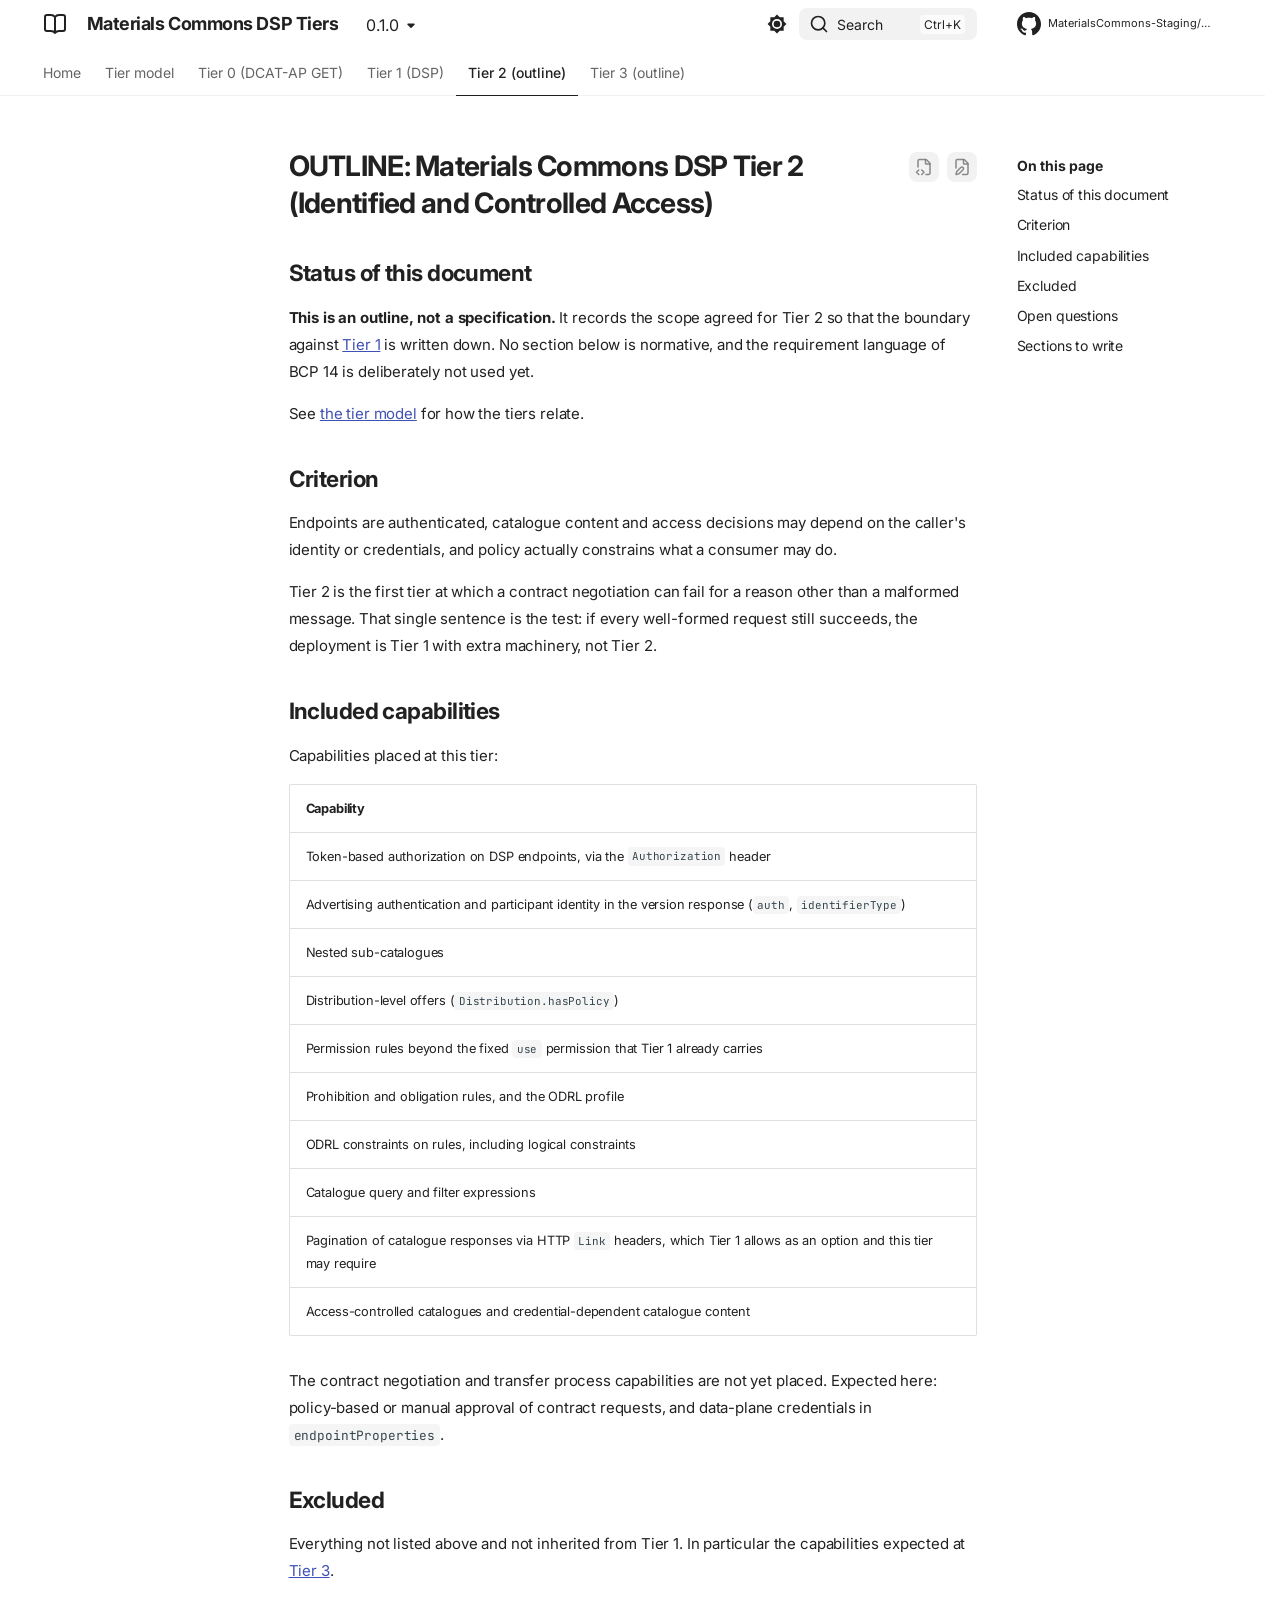
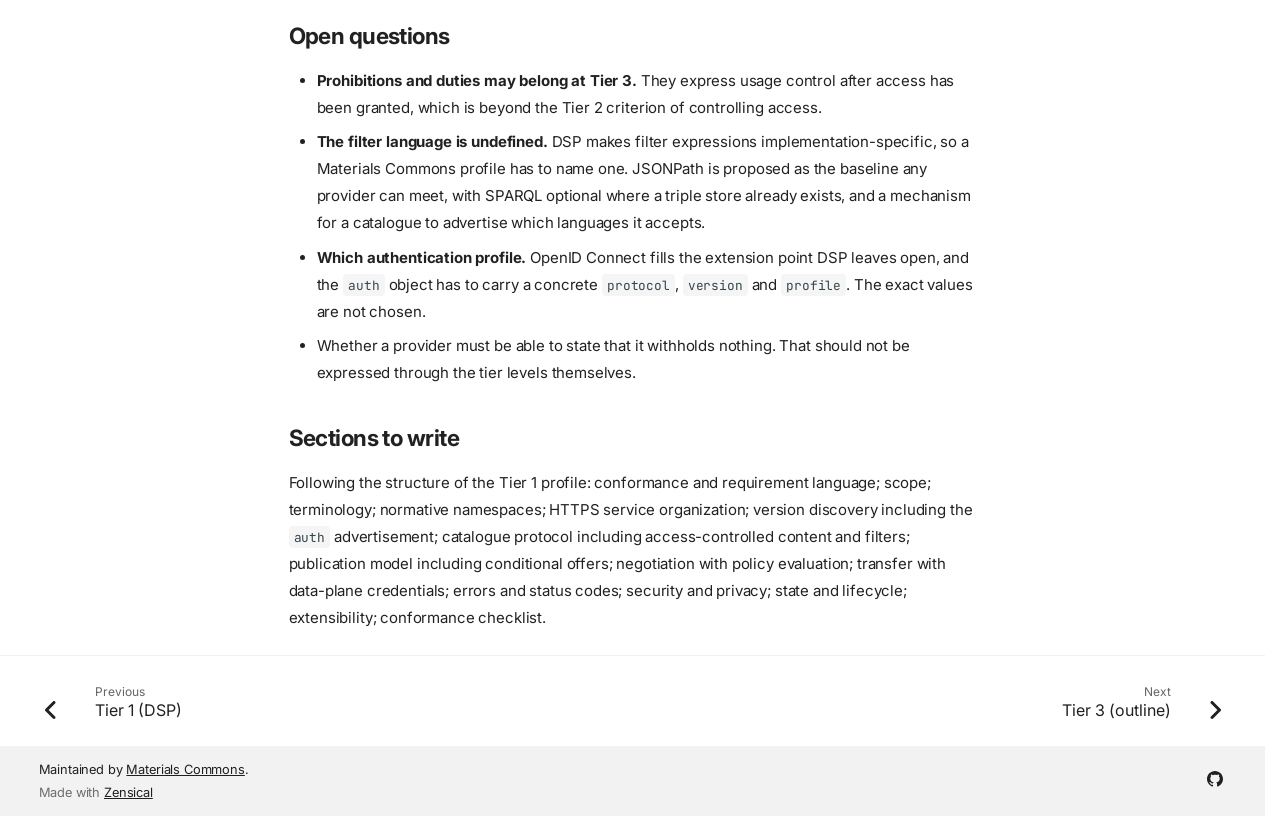
<file: 0.1.0/materials-commons-dsp-tier2/index.html>
<!doctype html>
<html lang="en" class="no-js">
  <head>
    
      <meta charset="utf-8">
      <meta name="viewport" content="width=device-width,initial-scale=1">
      
        <meta name="description" content="Materials Commons tiered profiles of the Dataspace Protocol (DSP), DCAT-3 and DCAT-AP">
      
      
        <meta name="author" content="Materials Commons Contributors">
      
      
        <link rel="canonical" href="https://materialscommons-staging.github.io/mc-dsp-tiers/0.1.0/materials-commons-dsp-tier2/">
      
      
        <link rel="prev" href="../materials-commons-dsp-tier1/">
      
      
        <link rel="next" href="../materials-commons-dsp-tier3/">
      
      
        
      
      
      <link rel="icon" href="../assets/images/favicon.png">
      <meta name="generator" content="zensical-0.0.61">
    
    
      
        <title>Tier 2 (outline) - Materials Commons DSP Tiers</title>
      
    
    
      
        
      
      <link rel="stylesheet" href="../assets/stylesheets/modern/main.ce62732f.min.css">
      
        
          
        
        <link rel="stylesheet" href="../assets/stylesheets/modern/palette.812a03bb.min.css">
      
      


    
    
      
    
    
      
        
        
        <link rel="preconnect" href="https://fonts.gstatic.com" crossorigin>
        <link rel="stylesheet" href="https://fonts.googleapis.com/css?family=Inter:300,300i,400,400i,500,500i,700,700i%7CJetBrains+Mono:400,400i,700,700i&amp;display=fallback">
        <style>:root{--md-text-font:"Inter";--md-code-font:"JetBrains Mono"}</style>
      
    
    
      <link rel="stylesheet" href="../stylesheets/extra.css">
    
    <script>__md_scope=new URL("..",location),__md_scope.pathname.endsWith("/")||(__md_scope=new URL(__md_scope.pathname+"/",location)),__md_hash=e=>[...e].reduce(((e,t)=>(e<<5)-e+t.charCodeAt(0)),0),__md_get=(e,t=localStorage,_=__md_scope)=>JSON.parse(t.getItem(_.pathname+"."+e)),__md_set=(e,t,_=localStorage,a=__md_scope)=>{try{_.setItem(a.pathname+"."+e,JSON.stringify(t))}catch(e){}},document.documentElement.setAttribute("data-platform",navigator.platform)</script>
    
      

    
    
  </head>
  
  
    
    
      
    
    
    
    
    <body dir="ltr" data-md-color-scheme="default" data-md-color-primary="white" data-md-color-accent="deep-orange">
  
    
    <input class="md-toggle" data-md-toggle="drawer" type="checkbox" id="__drawer" autocomplete="off">
    <input class="md-toggle" data-md-toggle="search" type="checkbox" id="__search" autocomplete="off">
    <label class="md-overlay" for="__drawer" aria-label="Navigation"></label>
    <div data-md-component="skip">
      
        
        <a href="#outline-materials-commons-dsp-tier-2-identified-and-controlled-access" class="md-skip">
          Skip to content
        </a>
      
    </div>
    <div data-md-component="announce">
      
    </div>
    
      <div data-md-color-scheme="default" data-md-component="outdated" hidden>
        
      </div>
    
    
      

<header class="md-header" data-md-component="header">
  <nav class="md-header__inner md-grid" aria-label="Header">
    <a href="./.." title="Materials Commons DSP Tiers" class="md-header__button md-logo" aria-label="Materials Commons DSP Tiers" data-md-component="logo">
      
  
  <svg xmlns="http://www.w3.org/2000/svg" fill="none" stroke="currentColor" stroke-linecap="round" stroke-linejoin="round" stroke-width="2" class="lucide lucide-book-open" viewBox="0 0 24 24"><path d="M12 5v16M20.001 19A2 2 0 0 0 22 17V5a2 2 0 0 0-1.999-2L16 3.002A5 5 0 0 0 12 5a5 5 0 0 0-4-2H4a2 2 0 0 0-2 2v12a2 2 0 0 0 1.999 2H8a5 5 0 0 1 4 2 5 5 0 0 1 4-2z"/></svg>

    </a>
    <label class="md-header__button md-icon" for="__drawer" aria-label="Navigation">
      
      <svg xmlns="http://www.w3.org/2000/svg" fill="none" stroke="currentColor" stroke-linecap="round" stroke-linejoin="round" stroke-width="2" class="lucide lucide-menu" viewBox="0 0 24 24"><path d="M4 5h16M4 12h16M4 19h16"/></svg>
    </label>
    <div class="md-header__title" data-md-component="header-title">
      <div class="md-header__ellipsis">
        <div class="md-header__topic">
          <span class="md-ellipsis">
            Materials Commons DSP Tiers
          </span>
        </div>
        <div class="md-header__topic" data-md-component="header-topic">
          <span class="md-ellipsis">
            
              Tier 2 (outline)
            
          </span>
        </div>
      </div>
    </div>
    
      
        <form class="md-header__option" data-md-component="palette">
  
    
    
    
    <input class="md-option" data-md-color-media="(prefers-color-scheme: light)" data-md-color-scheme="default" data-md-color-primary="white" data-md-color-accent="deep-orange"  aria-label="Switch to dark mode"  type="radio" name="__palette" id="__palette_0">
    
      <label class="md-header__button md-icon" title="Switch to dark mode" for="__palette_1" hidden>
        <svg xmlns="http://www.w3.org/2000/svg" viewBox="0 0 24 24"><path d="M12 8a4 4 0 0 0-4 4 4 4 0 0 0 4 4 4 4 0 0 0 4-4 4 4 0 0 0-4-4m0 10a6 6 0 0 1-6-6 6 6 0 0 1 6-6 6 6 0 0 1 6 6 6 6 0 0 1-6 6m8-9.31V4h-4.69L12 .69 8.69 4H4v4.69L.69 12 4 15.31V20h4.69L12 23.31 15.31 20H20v-4.69L23.31 12z"/></svg>
      </label>
    
  
    
    
    
    <input class="md-option" data-md-color-media="(prefers-color-scheme: dark)" data-md-color-scheme="slate" data-md-color-primary="black" data-md-color-accent="deep-orange"  aria-label="Switch to system preference"  type="radio" name="__palette" id="__palette_1">
    
      <label class="md-header__button md-icon" title="Switch to system preference" for="__palette_0" hidden>
        <svg xmlns="http://www.w3.org/2000/svg" viewBox="0 0 24 24"><path d="M12 18c-.89 0-1.74-.2-2.5-.55C11.56 16.5 13 14.42 13 12s-1.44-4.5-3.5-5.45C10.26 6.2 11.11 6 12 6a6 6 0 0 1 6 6 6 6 0 0 1-6 6m8-9.31V4h-4.69L12 .69 8.69 4H4v4.69L.69 12 4 15.31V20h4.69L12 23.31 15.31 20H20v-4.69L23.31 12z"/></svg>
      </label>
    
  
</form>
      
    
    
      <script>var palette=__md_get("__palette");if(palette&&palette.color){if("(prefers-color-scheme)"===palette.color.media){var media=matchMedia("(prefers-color-scheme: light)"),input=document.querySelector(media.matches?"[data-md-color-media='(prefers-color-scheme: light)']":"[data-md-color-media='(prefers-color-scheme: dark)']");palette.color.media=input.getAttribute("data-md-color-media"),palette.color.scheme=input.getAttribute("data-md-color-scheme"),palette.color.primary=input.getAttribute("data-md-color-primary"),palette.color.accent=input.getAttribute("data-md-color-accent")}for(var[key,value]of Object.entries(palette.color))document.body.setAttribute("data-md-color-"+key,value)}</script>
    
    
    
      
      
        <label class="md-header__button md-icon" for="__search" aria-label="Search">
          
          <svg xmlns="http://www.w3.org/2000/svg" fill="none" stroke="currentColor" stroke-linecap="round" stroke-linejoin="round" stroke-width="2" class="lucide lucide-search" viewBox="0 0 24 24"><path d="m21 21-4.34-4.34"/><circle cx="11" cy="11" r="8"/></svg>
        </label>
        <div class="md-search" data-md-component="search" role="dialog" aria-label="Search">
  <button type="button" class="md-search__button">
    Search
  </button>
</div>
      
    
    <div class="md-header__source">
      
        <a href="https://github.com/MaterialsCommons-Staging/mc-dsp-tiers" title="Go to repository" class="md-source" data-md-component="source">
  <div class="md-source__icon md-icon">
    
    <svg xmlns="http://www.w3.org/2000/svg" viewBox="0 0 512 512"><!--! Font Awesome Free 7.3.1 by @fontawesome - https://fontawesome.com License - https://fontawesome.com/license/free (Icons: CC BY 4.0, Fonts: SIL OFL 1.1, Code: MIT License) Copyright 2026 Fonticons, Inc.--><path fill="currentColor" d="M216.5 362.5c-66-8-112.5-55.5-112.5-117 0-25 9-52 24-70-6.5-16.5-5.5-51.5 2-66 20-2.5 47 8 63 22.5 19-6 39-9 63.5-9s44.5 3 62.5 8.5c15.5-14 43-24.5 63-22 7 13.5 8 48.5 1.5 65.5 16 19 24.5 44.5 24.5 70.5 0 61.5-46.5 108-113.5 116.5 17 11 28.5 35 28.5 62.5v52c0 15 12.5 23.5 27.5 17.5C441 459.5 512 369 512 257 512 115.5 397 0 255.5 0S0 115.5 0 257c0 111 70.5 203 165.5 237.5 13.5 5 26.5-4 26.5-17.5v-40c-7 3-16 5-24 5-33 0-52.5-18-66.5-51.5-5.5-13.5-11.5-21.5-23-23-6-.5-8-3-8-6 0-6 10-10.5 20-10.5 14.5 0 27 9 40 27.5 10 14.5 20.5 21 33 21s20.5-4.5 32-16c8.5-8.5 15-16 21-21"/></svg>
  </div>
  <div class="md-source__repository">
    MaterialsCommons-Staging/mc-dsp-tiers
  </div>
</a>
      
    </div>
  </nav>
  
</header>
    
    <div class="md-container" data-md-component="container">
      
      
        
          
            
<nav class="md-tabs" aria-label="Tabs" data-md-component="tabs">
  <div class="md-grid">
    <ul class="md-tabs__list">
      
        
  
  
  
  
    <li class="md-tabs__item">
      <a href="./.." class="md-tabs__link">
        
  
  Home

      </a>
    </li>
  

      
        
  
  
  
  
    <li class="md-tabs__item">
      <a href="../tiers/" class="md-tabs__link">
        
  
  Tier model

      </a>
    </li>
  

      
        
  
  
  
  
    <li class="md-tabs__item">
      <a href="../materials-commons-dcat-ap-get-protocol-tier-0/" class="md-tabs__link">
        
  
  Tier 0 (DCAT-AP GET)

      </a>
    </li>
  

      
        
  
  
  
  
    <li class="md-tabs__item">
      <a href="../materials-commons-dsp-tier1/" class="md-tabs__link">
        
  
  Tier 1 (DSP)

      </a>
    </li>
  

      
        
  
  
  
    
  
  
    <li class="md-tabs__item md-tabs__item--active">
      <a href="././" class="md-tabs__link">
        
  
  Tier 2 (outline)

      </a>
    </li>
  

      
        
  
  
  
  
    <li class="md-tabs__item">
      <a href="../materials-commons-dsp-tier3/" class="md-tabs__link">
        
  
  Tier 3 (outline)

      </a>
    </li>
  

      
    </ul>
  </div>
</nav>
          
        
      
      <main class="md-main" data-md-component="main">
        <div class="md-main__inner md-grid">
          
            
              
              <div class="md-sidebar md-sidebar--primary" data-md-component="sidebar" data-md-type="navigation" >
                <div class="md-sidebar__scrollwrap">
                  <div class="md-sidebar__inner">
                    


  


<nav class="md-nav md-nav--primary md-nav--lifted" aria-label="Navigation" data-md-level="0">
  <label class="md-nav__title" for="__drawer">
    <a href="./.." title="Materials Commons DSP Tiers" class="md-nav__button md-logo" aria-label="Materials Commons DSP Tiers" data-md-component="logo">
      
  
  <svg xmlns="http://www.w3.org/2000/svg" fill="none" stroke="currentColor" stroke-linecap="round" stroke-linejoin="round" stroke-width="2" class="lucide lucide-book-open" viewBox="0 0 24 24"><path d="M12 5v16M20.001 19A2 2 0 0 0 22 17V5a2 2 0 0 0-1.999-2L16 3.002A5 5 0 0 0 12 5a5 5 0 0 0-4-2H4a2 2 0 0 0-2 2v12a2 2 0 0 0 1.999 2H8a5 5 0 0 1 4 2 5 5 0 0 1 4-2z"/></svg>

    </a>
    Materials Commons DSP Tiers
  </label>
  
    <div class="md-nav__source">
      <a href="https://github.com/MaterialsCommons-Staging/mc-dsp-tiers" title="Go to repository" class="md-source" data-md-component="source">
  <div class="md-source__icon md-icon">
    
    <svg xmlns="http://www.w3.org/2000/svg" viewBox="0 0 512 512"><!--! Font Awesome Free 7.3.1 by @fontawesome - https://fontawesome.com License - https://fontawesome.com/license/free (Icons: CC BY 4.0, Fonts: SIL OFL 1.1, Code: MIT License) Copyright 2026 Fonticons, Inc.--><path fill="currentColor" d="M216.5 362.5c-66-8-112.5-55.5-112.5-117 0-25 9-52 24-70-6.5-16.5-5.5-51.5 2-66 20-2.5 47 8 63 22.5 19-6 39-9 63.5-9s44.5 3 62.5 8.5c15.5-14 43-24.5 63-22 7 13.5 8 48.5 1.5 65.5 16 19 24.5 44.5 24.5 70.5 0 61.5-46.5 108-113.5 116.5 17 11 28.5 35 28.5 62.5v52c0 15 12.5 23.5 27.5 17.5C441 459.5 512 369 512 257 512 115.5 397 0 255.5 0S0 115.5 0 257c0 111 70.5 203 165.5 237.5 13.5 5 26.5-4 26.5-17.5v-40c-7 3-16 5-24 5-33 0-52.5-18-66.5-51.5-5.5-13.5-11.5-21.5-23-23-6-.5-8-3-8-6 0-6 10-10.5 20-10.5 14.5 0 27 9 40 27.5 10 14.5 20.5 21 33 21s20.5-4.5 32-16c8.5-8.5 15-16 21-21"/></svg>
  </div>
  <div class="md-source__repository">
    MaterialsCommons-Staging/mc-dsp-tiers
  </div>
</a>
    </div>
  
  <ul class="md-nav__list" data-md-scrollfix>
    
      
      
  
  
  
  
    <li class="md-nav__item">
      <a href="./.." class="md-nav__link">
        
  
  
  <span class="md-ellipsis">
    
  
  Home

    
  </span>
  
  

      </a>
    </li>
  

    
      
      
  
  
  
  
    <li class="md-nav__item">
      <a href="../tiers/" class="md-nav__link">
        
  
  
  <span class="md-ellipsis">
    
  
  Tier model

    
  </span>
  
  

      </a>
    </li>
  

    
      
      
  
  
  
  
    <li class="md-nav__item">
      <a href="../materials-commons-dcat-ap-get-protocol-tier-0/" class="md-nav__link">
        
  
  
  <span class="md-ellipsis">
    
  
  Tier 0 (DCAT-AP GET)

    
  </span>
  
  

      </a>
    </li>
  

    
      
      
  
  
  
  
    <li class="md-nav__item">
      <a href="../materials-commons-dsp-tier1/" class="md-nav__link">
        
  
  
  <span class="md-ellipsis">
    
  
  Tier 1 (DSP)

    
  </span>
  
  

      </a>
    </li>
  

    
      
      
  
  
    
  
  
  
    <li class="md-nav__item md-nav__item--active">
      
      
      
      
        
      
      
        <label class="md-nav__link md-nav__link--active" for="__toc">
          
  
  
  <span class="md-ellipsis">
    
  
  Tier 2 (outline)

    
  </span>
  
  

          <span class="md-nav__icon md-icon"></span>
        </label>
      
      <a href="././" class="md-nav__link md-nav__link--active">
        
  
  
  <span class="md-ellipsis">
    
  
  Tier 2 (outline)

    
  </span>
  
  

      </a>
      
        


<nav class="md-nav md-nav--secondary" aria-label="On this page">
  
  
  
    
  
  
    <label class="md-nav__title" for="__toc">
      <span class="md-nav__icon md-icon"></span>
      On this page
    </label>
    <ul class="md-nav__list" data-md-component="toc" data-md-scrollfix>
      
        <li class="md-nav__item">
  <a href="#status-of-this-document" class="md-nav__link">
    <span class="md-ellipsis">
      <span class="md-typeset">
        Status of this document
      </span>
    </span>
  </a>
  
</li>
      
        <li class="md-nav__item">
  <a href="#criterion" class="md-nav__link">
    <span class="md-ellipsis">
      <span class="md-typeset">
        Criterion
      </span>
    </span>
  </a>
  
</li>
      
        <li class="md-nav__item">
  <a href="#included-capabilities" class="md-nav__link">
    <span class="md-ellipsis">
      <span class="md-typeset">
        Included capabilities
      </span>
    </span>
  </a>
  
</li>
      
        <li class="md-nav__item">
  <a href="#excluded" class="md-nav__link">
    <span class="md-ellipsis">
      <span class="md-typeset">
        Excluded
      </span>
    </span>
  </a>
  
</li>
      
        <li class="md-nav__item">
  <a href="#open-questions" class="md-nav__link">
    <span class="md-ellipsis">
      <span class="md-typeset">
        Open questions
      </span>
    </span>
  </a>
  
</li>
      
        <li class="md-nav__item">
  <a href="#sections-to-write" class="md-nav__link">
    <span class="md-ellipsis">
      <span class="md-typeset">
        Sections to write
      </span>
    </span>
  </a>
  
</li>
      
    </ul>
  
</nav>
      
    </li>
  

    
      
      
  
  
  
  
    <li class="md-nav__item">
      <a href="../materials-commons-dsp-tier3/" class="md-nav__link">
        
  
  
  <span class="md-ellipsis">
    
  
  Tier 3 (outline)

    
  </span>
  
  

      </a>
    </li>
  

    
  </ul>
</nav>
                  </div>
                </div>
              </div>
            
            
              
              <div class="md-sidebar md-sidebar--secondary" data-md-component="sidebar" data-md-type="toc" >
                <div class="md-sidebar__scrollwrap">
                  
                    
                    
                    
                      
                    
                    
                      <input class="md-nav__toggle md-toggle" type="checkbox" id="__toc">
                      <div class="md-sidebar-button__wrapper">
                        <label class="md-sidebar-button" for="__toc"></label>
                      </div>
                    
                  
                  <div class="md-sidebar__inner">
                    


<nav class="md-nav md-nav--secondary" aria-label="On this page">
  
  
  
    
  
  
    <label class="md-nav__title" for="__toc">
      <span class="md-nav__icon md-icon"></span>
      On this page
    </label>
    <ul class="md-nav__list" data-md-component="toc" data-md-scrollfix>
      
        <li class="md-nav__item">
  <a href="#status-of-this-document" class="md-nav__link">
    <span class="md-ellipsis">
      <span class="md-typeset">
        Status of this document
      </span>
    </span>
  </a>
  
</li>
      
        <li class="md-nav__item">
  <a href="#criterion" class="md-nav__link">
    <span class="md-ellipsis">
      <span class="md-typeset">
        Criterion
      </span>
    </span>
  </a>
  
</li>
      
        <li class="md-nav__item">
  <a href="#included-capabilities" class="md-nav__link">
    <span class="md-ellipsis">
      <span class="md-typeset">
        Included capabilities
      </span>
    </span>
  </a>
  
</li>
      
        <li class="md-nav__item">
  <a href="#excluded" class="md-nav__link">
    <span class="md-ellipsis">
      <span class="md-typeset">
        Excluded
      </span>
    </span>
  </a>
  
</li>
      
        <li class="md-nav__item">
  <a href="#open-questions" class="md-nav__link">
    <span class="md-ellipsis">
      <span class="md-typeset">
        Open questions
      </span>
    </span>
  </a>
  
</li>
      
        <li class="md-nav__item">
  <a href="#sections-to-write" class="md-nav__link">
    <span class="md-ellipsis">
      <span class="md-typeset">
        Sections to write
      </span>
    </span>
  </a>
  
</li>
      
    </ul>
  
</nav>
                  </div>
                </div>
              </div>
            
          
          
            <div class="md-content" data-md-component="content">
              
                



  


              
              <article class="md-content__inner md-typeset">
                
                  
  
    <a href="https://github.com/MaterialsCommons-Staging/mc-dsp-tiers/edit/main/docs/materials-commons-dsp-tier2.md" title="Edit this page" class="md-content__button md-icon" rel="edit">
      
      <svg xmlns="http://www.w3.org/2000/svg" fill="none" stroke="currentColor" stroke-linecap="round" stroke-linejoin="round" stroke-width="2" class="lucide lucide-file-pen" viewBox="0 0 24 24"><path d="M12.659 22H18a2 2 0 0 0 2-2V8a2.4 2.4 0 0 0-.706-1.706l-3.588-3.588A2.4 2.4 0 0 0 14 2H6a2 2 0 0 0-2 2v9.34"/><path d="M14 2v5a1 1 0 0 0 1 1h5M10.378 12.622a1 1 0 0 1 3 3.003L8.36 20.637a2 2 0 0 1-.854.506l-2.867.837a.5.5 0 0 1-.62-.62l.836-2.869a2 2 0 0 1 .506-.853z"/></svg>
    </a>
  
  
    
      
    
    <a href="https://github.com/MaterialsCommons-Staging/mc-dsp-tiers/raw/main/docs/materials-commons-dsp-tier2.md" title="View source of this page" class="md-content__button md-icon">
      
      <svg xmlns="http://www.w3.org/2000/svg" fill="none" stroke="currentColor" stroke-linecap="round" stroke-linejoin="round" stroke-width="2" class="lucide lucide-file-code-2" viewBox="0 0 24 24"><path d="M4 12.15V4a2 2 0 0 1 2-2h8a2.4 2.4 0 0 1 1.706.706l3.588 3.588A2.4 2.4 0 0 1 20 8v12a2 2 0 0 1-2 2h-3.35"/><path d="M14 2v5a1 1 0 0 0 1 1h5M5 16l-3 3 3 3M9 22l3-3-3-3"/></svg>
    </a>
  


<h1 id="outline-materials-commons-dsp-tier-2-identified-and-controlled-access">OUTLINE: Materials Commons DSP Tier 2 (Identified and Controlled Access)<a class="headerlink" href="#outline-materials-commons-dsp-tier-2-identified-and-controlled-access" title="Permanent link">&para;</a></h1>
<h2 id="status-of-this-document">Status of this document<a class="headerlink" href="#status-of-this-document" title="Permanent link">&para;</a></h2>
<p><strong>This is an outline, not a specification.</strong> It records the scope agreed for Tier 2 so that the
boundary against <a href="../materials-commons-dsp-tier1/">Tier 1</a> is written down. No section below is
normative, and the requirement language of BCP 14 is deliberately not used yet.</p>
<p>See <a href="../tiers/">the tier model</a> for how the tiers relate.</p>
<h2 id="criterion">Criterion<a class="headerlink" href="#criterion" title="Permanent link">&para;</a></h2>
<p>Endpoints are authenticated, catalogue content and access decisions may depend on the caller's
identity or credentials, and policy actually constrains what a consumer may do.</p>
<p>Tier 2 is the first tier at which a contract negotiation can fail for a reason other than a
malformed message. That single sentence is the test: if every well-formed request still
succeeds, the deployment is Tier 1 with extra machinery, not Tier 2.</p>
<h2 id="included-capabilities">Included capabilities<a class="headerlink" href="#included-capabilities" title="Permanent link">&para;</a></h2>
<p>Capabilities placed at this tier:</p>
<table>
<thead>
<tr>
<th>Capability</th>
</tr>
</thead>
<tbody>
<tr>
<td>Token-based authorization on DSP endpoints, via the <code>Authorization</code> header</td>
</tr>
<tr>
<td>Advertising authentication and participant identity in the version response (<code>auth</code>, <code>identifierType</code>)</td>
</tr>
<tr>
<td>Nested sub-catalogues</td>
</tr>
<tr>
<td>Distribution-level offers (<code>Distribution.hasPolicy</code>)</td>
</tr>
<tr>
<td>Permission rules beyond the fixed <code>use</code> permission that Tier 1 already carries</td>
</tr>
<tr>
<td>Prohibition and obligation rules, and the ODRL profile</td>
</tr>
<tr>
<td>ODRL constraints on rules, including logical constraints</td>
</tr>
<tr>
<td>Catalogue query and filter expressions</td>
</tr>
<tr>
<td>Pagination of catalogue responses via HTTP <code>Link</code> headers, which Tier 1 allows as an option and this tier may require</td>
</tr>
<tr>
<td>Access-controlled catalogues and credential-dependent catalogue content</td>
</tr>
</tbody>
</table>
<p>The contract negotiation and transfer process capabilities are not yet placed. Expected here:
policy-based or manual approval of contract requests, and data-plane credentials in
<code>endpointProperties</code>.</p>
<h2 id="excluded">Excluded<a class="headerlink" href="#excluded" title="Permanent link">&para;</a></h2>
<p>Everything not listed above and not inherited from Tier 1. In particular the capabilities
expected at <a href="../materials-commons-dsp-tier3/">Tier 3</a>.</p>
<h2 id="open-questions">Open questions<a class="headerlink" href="#open-questions" title="Permanent link">&para;</a></h2>
<ul>
<li><strong>Prohibitions and duties may belong at Tier 3.</strong> They express usage control after access has
  been granted, which is beyond the Tier 2 criterion of controlling access.</li>
<li><strong>The filter language is undefined.</strong> DSP makes filter expressions implementation-specific, so
  a Materials Commons profile has to name one. JSONPath is proposed as the baseline any provider
  can meet, with SPARQL optional where a triple store already exists, and a mechanism for a
  catalogue to advertise which languages it accepts.</li>
<li><strong>Which authentication profile.</strong> OpenID Connect fills the extension point DSP leaves open, and
  the <code>auth</code> object has to carry a concrete <code>protocol</code>, <code>version</code> and <code>profile</code>. The exact values
  are not chosen.</li>
<li>Whether a provider must be able to state that it withholds nothing. That should not be
  expressed through the tier levels themselves.</li>
</ul>
<h2 id="sections-to-write">Sections to write<a class="headerlink" href="#sections-to-write" title="Permanent link">&para;</a></h2>
<p>Following the structure of the Tier 1 profile: conformance and requirement language; scope;
terminology; normative namespaces; HTTPS service organization; version discovery including the
<code>auth</code> advertisement; catalogue protocol including access-controlled content and filters;
publication model including conditional offers; negotiation with policy evaluation; transfer with
data-plane credentials; errors and status codes; security and privacy; state and lifecycle;
extensibility; conformance checklist.</p>














                
              </article>
            </div>
          
          
  <script>var tabs=__md_get("__tabs");if(Array.isArray(tabs))e:for(var set of document.querySelectorAll(".tabbed-set")){var labels=set.querySelector(".tabbed-labels");for(var tab of tabs)for(var label of labels.getElementsByTagName("label"))if(label.innerText.trim()===tab){var input=document.getElementById(label.htmlFor);input.checked=!0;continue e}}</script>

<script>var target=document.getElementById(location.hash.slice(1));target&&target.name&&(target.checked=target.name.startsWith("__tabbed_"))</script>
        </div>
        
          <button type="button" class="md-top md-icon" data-md-component="top" hidden>
  
  <svg xmlns="http://www.w3.org/2000/svg" fill="none" stroke="currentColor" stroke-linecap="round" stroke-linejoin="round" stroke-width="2" class="lucide lucide-circle-arrow-up" viewBox="0 0 24 24"><circle cx="12" cy="12" r="10"/><path d="m16 12-4-4-4 4M12 16V8"/></svg>
  Back to top
</button>
        
      </main>
      
        <footer class="md-footer">
  
    
      
      <nav class="md-footer__inner md-grid" aria-label="Footer" >
        
          
          <a href="../materials-commons-dsp-tier1/" class="md-footer__link md-footer__link--prev" aria-label="Previous: Tier 1 (DSP)">
            <div class="md-footer__button md-icon">
              
              <svg xmlns="http://www.w3.org/2000/svg" viewBox="0 0 256 512"><!--! Font Awesome Free 7.3.1 by @fontawesome - https://fontawesome.com License - https://fontawesome.com/license/free (Icons: CC BY 4.0, Fonts: SIL OFL 1.1, Code: MIT License) Copyright 2026 Fonticons, Inc.--><path fill="currentColor" d="M9.4 233.4c-12.5 12.5-12.5 32.8 0 45.3l160 160c12.5 12.5 32.8 12.5 45.3 0s12.5-32.8 0-45.3L77.3 256l137.3-137.4c12.5-12.5 12.5-32.8 0-45.3s-32.8-12.5-45.3 0l-160 160z"/></svg>
            </div>
            <div class="md-footer__title">
              <span class="md-footer__direction">
                Previous
              </span>
              <div class="md-ellipsis">
                Tier 1 (DSP)
              </div>
            </div>
          </a>
        
        
          
          <a href="../materials-commons-dsp-tier3/" class="md-footer__link md-footer__link--next" aria-label="Next: Tier 3 (outline)">
            <div class="md-footer__title">
              <span class="md-footer__direction">
                Next
              </span>
              <div class="md-ellipsis">
                Tier 3 (outline)
              </div>
            </div>
            <div class="md-footer__button md-icon">
              
              <svg xmlns="http://www.w3.org/2000/svg" viewBox="0 0 256 512"><!--! Font Awesome Free 7.3.1 by @fontawesome - https://fontawesome.com License - https://fontawesome.com/license/free (Icons: CC BY 4.0, Fonts: SIL OFL 1.1, Code: MIT License) Copyright 2026 Fonticons, Inc.--><path fill="currentColor" d="M247.1 233.4c12.5 12.5 12.5 32.8 0 45.3l-160 160c-12.5 12.5-32.8 12.5-45.3 0s-12.5-32.8 0-45.3L179.2 256 41.9 118.6c-12.5-12.5-12.5-32.8 0-45.3s32.8-12.5 45.3 0l160 160z"/></svg>
            </div>
          </a>
        
      </nav>
    
  
  <div class="md-footer-meta md-typeset">
    <div class="md-footer-meta__inner md-grid">
      <div class="md-copyright">
  
    <div class="md-copyright__highlight">
      Maintained by <a href="https://github.com/MaterialsCommons-Staging">Materials Commons</a>.
    </div>
  
  
    Made with
    <a href="https://zensical.org/" target="_blank" rel="noopener">
      Zensical
    </a>
  
</div>
      
        
<div class="md-social">
  
    
    
    
    
      
      
    
    <a href="https://github.com/MaterialsCommons-Staging/mc-dsp-tiers" target="_blank" rel="noopener" title="github.com" class="md-social__link">
      <svg xmlns="http://www.w3.org/2000/svg" viewBox="0 0 512 512"><!--! Font Awesome Free 7.3.1 by @fontawesome - https://fontawesome.com License - https://fontawesome.com/license/free (Icons: CC BY 4.0, Fonts: SIL OFL 1.1, Code: MIT License) Copyright 2026 Fonticons, Inc.--><path fill="currentColor" d="M216.5 362.5c-66-8-112.5-55.5-112.5-117 0-25 9-52 24-70-6.5-16.5-5.5-51.5 2-66 20-2.5 47 8 63 22.5 19-6 39-9 63.5-9s44.5 3 62.5 8.5c15.5-14 43-24.5 63-22 7 13.5 8 48.5 1.5 65.5 16 19 24.5 44.5 24.5 70.5 0 61.5-46.5 108-113.5 116.5 17 11 28.5 35 28.5 62.5v52c0 15 12.5 23.5 27.5 17.5C441 459.5 512 369 512 257 512 115.5 397 0 255.5 0S0 115.5 0 257c0 111 70.5 203 165.5 237.5 13.5 5 26.5-4 26.5-17.5v-40c-7 3-16 5-24 5-33 0-52.5-18-66.5-51.5-5.5-13.5-11.5-21.5-23-23-6-.5-8-3-8-6 0-6 10-10.5 20-10.5 14.5 0 27 9 40 27.5 10 14.5 20.5 21 33 21s20.5-4.5 32-16c8.5-8.5 15-16 21-21"/></svg>
    </a>
  
</div>
      
    </div>
  </div>
</footer>
      
    </div>
    <div class="md-dialog" data-md-component="dialog">
      <div class="md-dialog__inner md-typeset"></div>
    </div>
    
    
    
      
      
      
      
        
        
      <script id="__config" type="application/json">{"annotate":null,"base":"..","features":["announce.dismiss","content.code.annotate","content.action.edit","content.action.view","content.code.copy","content.code.select","content.footnote.tooltips","content.tabs.link","content.tooltips","navigation.footer","navigation.indexes","navigation.tabs","navigation.instant","navigation.instant.prefetch","navigation.path","navigation.prune","navigation.top","navigation.tracking","search.highlight"],"redirect":null,"search":"../assets/javascripts/workers/search.7d14d953.min.js","tags":null,"translations":{"clipboard.copied":"Copied to clipboard","clipboard.copy":"Copy to clipboard","search.result.more.one":"1 more on this page","search.result.more.other":"# more on this page","search.result.none":"No matching documents","search.result.one":"1 matching document","search.result.other":"# matching documents","search.result.placeholder":"Type to start searching","search.result.term.missing":"Missing","select.version":"Select version"},"version":{"provider":"mike"}}</script>
    
    
      <script src="../assets/javascripts/bundle.df5d1f2b.min.js"></script>
      
    
  </body>
</html>
</file>
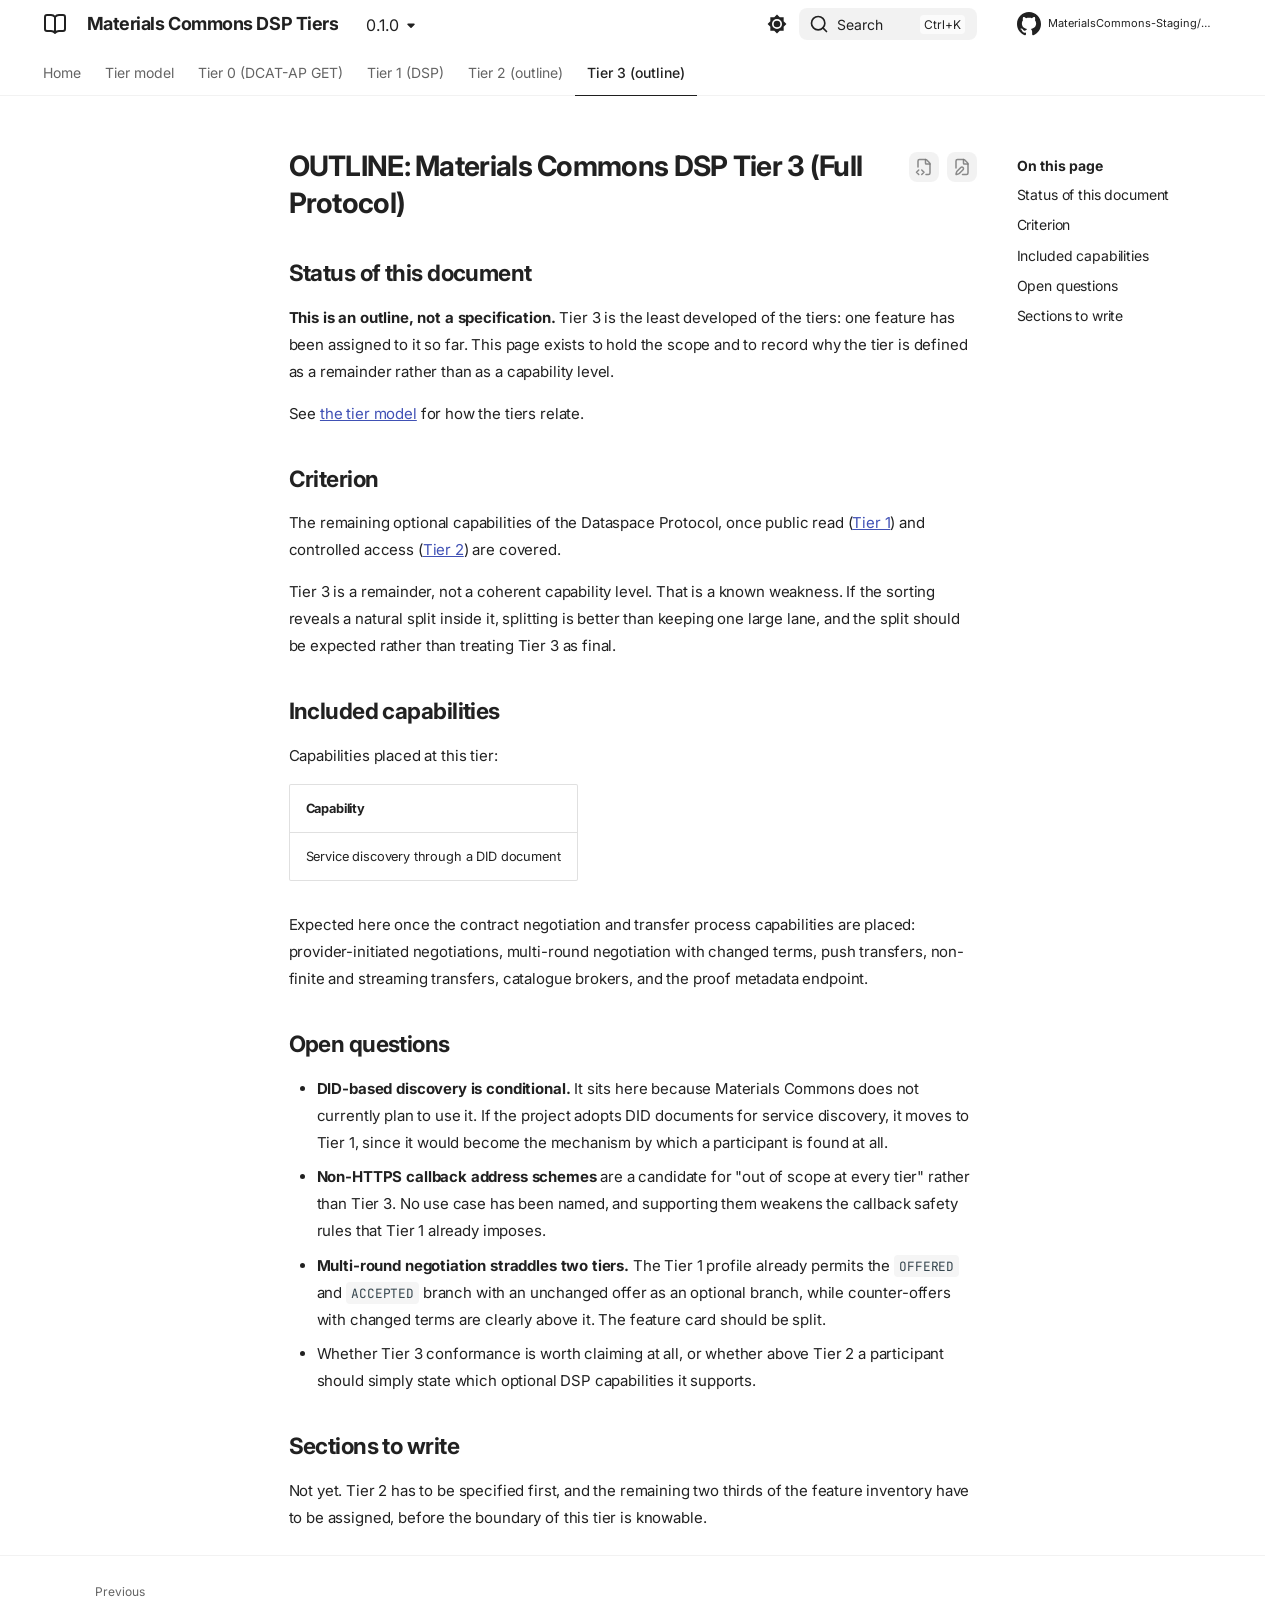
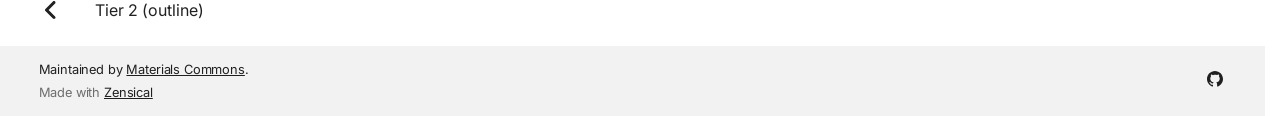
<file: 0.1.0/materials-commons-dsp-tier3/index.html>
<!doctype html>
<html lang="en" class="no-js">
  <head>
    
      <meta charset="utf-8">
      <meta name="viewport" content="width=device-width,initial-scale=1">
      
        <meta name="description" content="Materials Commons tiered profiles of the Dataspace Protocol (DSP), DCAT-3 and DCAT-AP">
      
      
        <meta name="author" content="Materials Commons Contributors">
      
      
        <link rel="canonical" href="https://materialscommons-staging.github.io/mc-dsp-tiers/0.1.0/materials-commons-dsp-tier3/">
      
      
        <link rel="prev" href="../materials-commons-dsp-tier2/">
      
      
      
        
      
      
      <link rel="icon" href="../assets/images/favicon.png">
      <meta name="generator" content="zensical-0.0.61">
    
    
      
        <title>Tier 3 (outline) - Materials Commons DSP Tiers</title>
      
    
    
      
        
      
      <link rel="stylesheet" href="../assets/stylesheets/modern/main.ce62732f.min.css">
      
        
          
        
        <link rel="stylesheet" href="../assets/stylesheets/modern/palette.812a03bb.min.css">
      
      


    
    
      
    
    
      
        
        
        <link rel="preconnect" href="https://fonts.gstatic.com" crossorigin>
        <link rel="stylesheet" href="https://fonts.googleapis.com/css?family=Inter:300,300i,400,400i,500,500i,700,700i%7CJetBrains+Mono:400,400i,700,700i&amp;display=fallback">
        <style>:root{--md-text-font:"Inter";--md-code-font:"JetBrains Mono"}</style>
      
    
    
      <link rel="stylesheet" href="../stylesheets/extra.css">
    
    <script>__md_scope=new URL("..",location),__md_scope.pathname.endsWith("/")||(__md_scope=new URL(__md_scope.pathname+"/",location)),__md_hash=e=>[...e].reduce(((e,t)=>(e<<5)-e+t.charCodeAt(0)),0),__md_get=(e,t=localStorage,_=__md_scope)=>JSON.parse(t.getItem(_.pathname+"."+e)),__md_set=(e,t,_=localStorage,a=__md_scope)=>{try{_.setItem(a.pathname+"."+e,JSON.stringify(t))}catch(e){}},document.documentElement.setAttribute("data-platform",navigator.platform)</script>
    
      

    
    
  </head>
  
  
    
    
      
    
    
    
    
    <body dir="ltr" data-md-color-scheme="default" data-md-color-primary="white" data-md-color-accent="deep-orange">
  
    
    <input class="md-toggle" data-md-toggle="drawer" type="checkbox" id="__drawer" autocomplete="off">
    <input class="md-toggle" data-md-toggle="search" type="checkbox" id="__search" autocomplete="off">
    <label class="md-overlay" for="__drawer" aria-label="Navigation"></label>
    <div data-md-component="skip">
      
        
        <a href="#outline-materials-commons-dsp-tier-3-full-protocol" class="md-skip">
          Skip to content
        </a>
      
    </div>
    <div data-md-component="announce">
      
    </div>
    
      <div data-md-color-scheme="default" data-md-component="outdated" hidden>
        
      </div>
    
    
      

<header class="md-header" data-md-component="header">
  <nav class="md-header__inner md-grid" aria-label="Header">
    <a href="./.." title="Materials Commons DSP Tiers" class="md-header__button md-logo" aria-label="Materials Commons DSP Tiers" data-md-component="logo">
      
  
  <svg xmlns="http://www.w3.org/2000/svg" fill="none" stroke="currentColor" stroke-linecap="round" stroke-linejoin="round" stroke-width="2" class="lucide lucide-book-open" viewBox="0 0 24 24"><path d="M12 5v16M20.001 19A2 2 0 0 0 22 17V5a2 2 0 0 0-1.999-2L16 3.002A5 5 0 0 0 12 5a5 5 0 0 0-4-2H4a2 2 0 0 0-2 2v12a2 2 0 0 0 1.999 2H8a5 5 0 0 1 4 2 5 5 0 0 1 4-2z"/></svg>

    </a>
    <label class="md-header__button md-icon" for="__drawer" aria-label="Navigation">
      
      <svg xmlns="http://www.w3.org/2000/svg" fill="none" stroke="currentColor" stroke-linecap="round" stroke-linejoin="round" stroke-width="2" class="lucide lucide-menu" viewBox="0 0 24 24"><path d="M4 5h16M4 12h16M4 19h16"/></svg>
    </label>
    <div class="md-header__title" data-md-component="header-title">
      <div class="md-header__ellipsis">
        <div class="md-header__topic">
          <span class="md-ellipsis">
            Materials Commons DSP Tiers
          </span>
        </div>
        <div class="md-header__topic" data-md-component="header-topic">
          <span class="md-ellipsis">
            
              Tier 3 (outline)
            
          </span>
        </div>
      </div>
    </div>
    
      
        <form class="md-header__option" data-md-component="palette">
  
    
    
    
    <input class="md-option" data-md-color-media="(prefers-color-scheme: light)" data-md-color-scheme="default" data-md-color-primary="white" data-md-color-accent="deep-orange"  aria-label="Switch to dark mode"  type="radio" name="__palette" id="__palette_0">
    
      <label class="md-header__button md-icon" title="Switch to dark mode" for="__palette_1" hidden>
        <svg xmlns="http://www.w3.org/2000/svg" viewBox="0 0 24 24"><path d="M12 8a4 4 0 0 0-4 4 4 4 0 0 0 4 4 4 4 0 0 0 4-4 4 4 0 0 0-4-4m0 10a6 6 0 0 1-6-6 6 6 0 0 1 6-6 6 6 0 0 1 6 6 6 6 0 0 1-6 6m8-9.31V4h-4.69L12 .69 8.69 4H4v4.69L.69 12 4 15.31V20h4.69L12 23.31 15.31 20H20v-4.69L23.31 12z"/></svg>
      </label>
    
  
    
    
    
    <input class="md-option" data-md-color-media="(prefers-color-scheme: dark)" data-md-color-scheme="slate" data-md-color-primary="black" data-md-color-accent="deep-orange"  aria-label="Switch to system preference"  type="radio" name="__palette" id="__palette_1">
    
      <label class="md-header__button md-icon" title="Switch to system preference" for="__palette_0" hidden>
        <svg xmlns="http://www.w3.org/2000/svg" viewBox="0 0 24 24"><path d="M12 18c-.89 0-1.74-.2-2.5-.55C11.56 16.5 13 14.42 13 12s-1.44-4.5-3.5-5.45C10.26 6.2 11.11 6 12 6a6 6 0 0 1 6 6 6 6 0 0 1-6 6m8-9.31V4h-4.69L12 .69 8.69 4H4v4.69L.69 12 4 15.31V20h4.69L12 23.31 15.31 20H20v-4.69L23.31 12z"/></svg>
      </label>
    
  
</form>
      
    
    
      <script>var palette=__md_get("__palette");if(palette&&palette.color){if("(prefers-color-scheme)"===palette.color.media){var media=matchMedia("(prefers-color-scheme: light)"),input=document.querySelector(media.matches?"[data-md-color-media='(prefers-color-scheme: light)']":"[data-md-color-media='(prefers-color-scheme: dark)']");palette.color.media=input.getAttribute("data-md-color-media"),palette.color.scheme=input.getAttribute("data-md-color-scheme"),palette.color.primary=input.getAttribute("data-md-color-primary"),palette.color.accent=input.getAttribute("data-md-color-accent")}for(var[key,value]of Object.entries(palette.color))document.body.setAttribute("data-md-color-"+key,value)}</script>
    
    
    
      
      
        <label class="md-header__button md-icon" for="__search" aria-label="Search">
          
          <svg xmlns="http://www.w3.org/2000/svg" fill="none" stroke="currentColor" stroke-linecap="round" stroke-linejoin="round" stroke-width="2" class="lucide lucide-search" viewBox="0 0 24 24"><path d="m21 21-4.34-4.34"/><circle cx="11" cy="11" r="8"/></svg>
        </label>
        <div class="md-search" data-md-component="search" role="dialog" aria-label="Search">
  <button type="button" class="md-search__button">
    Search
  </button>
</div>
      
    
    <div class="md-header__source">
      
        <a href="https://github.com/MaterialsCommons-Staging/mc-dsp-tiers" title="Go to repository" class="md-source" data-md-component="source">
  <div class="md-source__icon md-icon">
    
    <svg xmlns="http://www.w3.org/2000/svg" viewBox="0 0 512 512"><!--! Font Awesome Free 7.3.1 by @fontawesome - https://fontawesome.com License - https://fontawesome.com/license/free (Icons: CC BY 4.0, Fonts: SIL OFL 1.1, Code: MIT License) Copyright 2026 Fonticons, Inc.--><path fill="currentColor" d="M216.5 362.5c-66-8-112.5-55.5-112.5-117 0-25 9-52 24-70-6.5-16.5-5.5-51.5 2-66 20-2.5 47 8 63 22.5 19-6 39-9 63.5-9s44.5 3 62.5 8.5c15.5-14 43-24.5 63-22 7 13.5 8 48.5 1.5 65.5 16 19 24.5 44.5 24.5 70.5 0 61.5-46.5 108-113.5 116.5 17 11 28.5 35 28.5 62.5v52c0 15 12.5 23.5 27.5 17.5C441 459.5 512 369 512 257 512 115.5 397 0 255.5 0S0 115.5 0 257c0 111 70.5 203 165.5 237.5 13.5 5 26.5-4 26.5-17.5v-40c-7 3-16 5-24 5-33 0-52.5-18-66.5-51.5-5.5-13.5-11.5-21.5-23-23-6-.5-8-3-8-6 0-6 10-10.5 20-10.5 14.5 0 27 9 40 27.5 10 14.5 20.5 21 33 21s20.5-4.5 32-16c8.5-8.5 15-16 21-21"/></svg>
  </div>
  <div class="md-source__repository">
    MaterialsCommons-Staging/mc-dsp-tiers
  </div>
</a>
      
    </div>
  </nav>
  
</header>
    
    <div class="md-container" data-md-component="container">
      
      
        
          
            
<nav class="md-tabs" aria-label="Tabs" data-md-component="tabs">
  <div class="md-grid">
    <ul class="md-tabs__list">
      
        
  
  
  
  
    <li class="md-tabs__item">
      <a href="./.." class="md-tabs__link">
        
  
  Home

      </a>
    </li>
  

      
        
  
  
  
  
    <li class="md-tabs__item">
      <a href="../tiers/" class="md-tabs__link">
        
  
  Tier model

      </a>
    </li>
  

      
        
  
  
  
  
    <li class="md-tabs__item">
      <a href="../materials-commons-dcat-ap-get-protocol-tier-0/" class="md-tabs__link">
        
  
  Tier 0 (DCAT-AP GET)

      </a>
    </li>
  

      
        
  
  
  
  
    <li class="md-tabs__item">
      <a href="../materials-commons-dsp-tier1/" class="md-tabs__link">
        
  
  Tier 1 (DSP)

      </a>
    </li>
  

      
        
  
  
  
  
    <li class="md-tabs__item">
      <a href="../materials-commons-dsp-tier2/" class="md-tabs__link">
        
  
  Tier 2 (outline)

      </a>
    </li>
  

      
        
  
  
  
    
  
  
    <li class="md-tabs__item md-tabs__item--active">
      <a href="././" class="md-tabs__link">
        
  
  Tier 3 (outline)

      </a>
    </li>
  

      
    </ul>
  </div>
</nav>
          
        
      
      <main class="md-main" data-md-component="main">
        <div class="md-main__inner md-grid">
          
            
              
              <div class="md-sidebar md-sidebar--primary" data-md-component="sidebar" data-md-type="navigation" >
                <div class="md-sidebar__scrollwrap">
                  <div class="md-sidebar__inner">
                    


  


<nav class="md-nav md-nav--primary md-nav--lifted" aria-label="Navigation" data-md-level="0">
  <label class="md-nav__title" for="__drawer">
    <a href="./.." title="Materials Commons DSP Tiers" class="md-nav__button md-logo" aria-label="Materials Commons DSP Tiers" data-md-component="logo">
      
  
  <svg xmlns="http://www.w3.org/2000/svg" fill="none" stroke="currentColor" stroke-linecap="round" stroke-linejoin="round" stroke-width="2" class="lucide lucide-book-open" viewBox="0 0 24 24"><path d="M12 5v16M20.001 19A2 2 0 0 0 22 17V5a2 2 0 0 0-1.999-2L16 3.002A5 5 0 0 0 12 5a5 5 0 0 0-4-2H4a2 2 0 0 0-2 2v12a2 2 0 0 0 1.999 2H8a5 5 0 0 1 4 2 5 5 0 0 1 4-2z"/></svg>

    </a>
    Materials Commons DSP Tiers
  </label>
  
    <div class="md-nav__source">
      <a href="https://github.com/MaterialsCommons-Staging/mc-dsp-tiers" title="Go to repository" class="md-source" data-md-component="source">
  <div class="md-source__icon md-icon">
    
    <svg xmlns="http://www.w3.org/2000/svg" viewBox="0 0 512 512"><!--! Font Awesome Free 7.3.1 by @fontawesome - https://fontawesome.com License - https://fontawesome.com/license/free (Icons: CC BY 4.0, Fonts: SIL OFL 1.1, Code: MIT License) Copyright 2026 Fonticons, Inc.--><path fill="currentColor" d="M216.5 362.5c-66-8-112.5-55.5-112.5-117 0-25 9-52 24-70-6.5-16.5-5.5-51.5 2-66 20-2.5 47 8 63 22.5 19-6 39-9 63.5-9s44.5 3 62.5 8.5c15.5-14 43-24.5 63-22 7 13.5 8 48.5 1.5 65.5 16 19 24.5 44.5 24.5 70.5 0 61.5-46.5 108-113.5 116.5 17 11 28.5 35 28.5 62.5v52c0 15 12.5 23.5 27.5 17.5C441 459.5 512 369 512 257 512 115.5 397 0 255.5 0S0 115.5 0 257c0 111 70.5 203 165.5 237.5 13.5 5 26.5-4 26.5-17.5v-40c-7 3-16 5-24 5-33 0-52.5-18-66.5-51.5-5.5-13.5-11.5-21.5-23-23-6-.5-8-3-8-6 0-6 10-10.5 20-10.5 14.5 0 27 9 40 27.5 10 14.5 20.5 21 33 21s20.5-4.5 32-16c8.5-8.5 15-16 21-21"/></svg>
  </div>
  <div class="md-source__repository">
    MaterialsCommons-Staging/mc-dsp-tiers
  </div>
</a>
    </div>
  
  <ul class="md-nav__list" data-md-scrollfix>
    
      
      
  
  
  
  
    <li class="md-nav__item">
      <a href="./.." class="md-nav__link">
        
  
  
  <span class="md-ellipsis">
    
  
  Home

    
  </span>
  
  

      </a>
    </li>
  

    
      
      
  
  
  
  
    <li class="md-nav__item">
      <a href="../tiers/" class="md-nav__link">
        
  
  
  <span class="md-ellipsis">
    
  
  Tier model

    
  </span>
  
  

      </a>
    </li>
  

    
      
      
  
  
  
  
    <li class="md-nav__item">
      <a href="../materials-commons-dcat-ap-get-protocol-tier-0/" class="md-nav__link">
        
  
  
  <span class="md-ellipsis">
    
  
  Tier 0 (DCAT-AP GET)

    
  </span>
  
  

      </a>
    </li>
  

    
      
      
  
  
  
  
    <li class="md-nav__item">
      <a href="../materials-commons-dsp-tier1/" class="md-nav__link">
        
  
  
  <span class="md-ellipsis">
    
  
  Tier 1 (DSP)

    
  </span>
  
  

      </a>
    </li>
  

    
      
      
  
  
  
  
    <li class="md-nav__item">
      <a href="../materials-commons-dsp-tier2/" class="md-nav__link">
        
  
  
  <span class="md-ellipsis">
    
  
  Tier 2 (outline)

    
  </span>
  
  

      </a>
    </li>
  

    
      
      
  
  
    
  
  
  
    <li class="md-nav__item md-nav__item--active">
      
      
      
      
        
      
      
        <label class="md-nav__link md-nav__link--active" for="__toc">
          
  
  
  <span class="md-ellipsis">
    
  
  Tier 3 (outline)

    
  </span>
  
  

          <span class="md-nav__icon md-icon"></span>
        </label>
      
      <a href="././" class="md-nav__link md-nav__link--active">
        
  
  
  <span class="md-ellipsis">
    
  
  Tier 3 (outline)

    
  </span>
  
  

      </a>
      
        


<nav class="md-nav md-nav--secondary" aria-label="On this page">
  
  
  
    
  
  
    <label class="md-nav__title" for="__toc">
      <span class="md-nav__icon md-icon"></span>
      On this page
    </label>
    <ul class="md-nav__list" data-md-component="toc" data-md-scrollfix>
      
        <li class="md-nav__item">
  <a href="#status-of-this-document" class="md-nav__link">
    <span class="md-ellipsis">
      <span class="md-typeset">
        Status of this document
      </span>
    </span>
  </a>
  
</li>
      
        <li class="md-nav__item">
  <a href="#criterion" class="md-nav__link">
    <span class="md-ellipsis">
      <span class="md-typeset">
        Criterion
      </span>
    </span>
  </a>
  
</li>
      
        <li class="md-nav__item">
  <a href="#included-capabilities" class="md-nav__link">
    <span class="md-ellipsis">
      <span class="md-typeset">
        Included capabilities
      </span>
    </span>
  </a>
  
</li>
      
        <li class="md-nav__item">
  <a href="#open-questions" class="md-nav__link">
    <span class="md-ellipsis">
      <span class="md-typeset">
        Open questions
      </span>
    </span>
  </a>
  
</li>
      
        <li class="md-nav__item">
  <a href="#sections-to-write" class="md-nav__link">
    <span class="md-ellipsis">
      <span class="md-typeset">
        Sections to write
      </span>
    </span>
  </a>
  
</li>
      
    </ul>
  
</nav>
      
    </li>
  

    
  </ul>
</nav>
                  </div>
                </div>
              </div>
            
            
              
              <div class="md-sidebar md-sidebar--secondary" data-md-component="sidebar" data-md-type="toc" >
                <div class="md-sidebar__scrollwrap">
                  
                    
                    
                    
                      
                    
                    
                      <input class="md-nav__toggle md-toggle" type="checkbox" id="__toc">
                      <div class="md-sidebar-button__wrapper">
                        <label class="md-sidebar-button" for="__toc"></label>
                      </div>
                    
                  
                  <div class="md-sidebar__inner">
                    


<nav class="md-nav md-nav--secondary" aria-label="On this page">
  
  
  
    
  
  
    <label class="md-nav__title" for="__toc">
      <span class="md-nav__icon md-icon"></span>
      On this page
    </label>
    <ul class="md-nav__list" data-md-component="toc" data-md-scrollfix>
      
        <li class="md-nav__item">
  <a href="#status-of-this-document" class="md-nav__link">
    <span class="md-ellipsis">
      <span class="md-typeset">
        Status of this document
      </span>
    </span>
  </a>
  
</li>
      
        <li class="md-nav__item">
  <a href="#criterion" class="md-nav__link">
    <span class="md-ellipsis">
      <span class="md-typeset">
        Criterion
      </span>
    </span>
  </a>
  
</li>
      
        <li class="md-nav__item">
  <a href="#included-capabilities" class="md-nav__link">
    <span class="md-ellipsis">
      <span class="md-typeset">
        Included capabilities
      </span>
    </span>
  </a>
  
</li>
      
        <li class="md-nav__item">
  <a href="#open-questions" class="md-nav__link">
    <span class="md-ellipsis">
      <span class="md-typeset">
        Open questions
      </span>
    </span>
  </a>
  
</li>
      
        <li class="md-nav__item">
  <a href="#sections-to-write" class="md-nav__link">
    <span class="md-ellipsis">
      <span class="md-typeset">
        Sections to write
      </span>
    </span>
  </a>
  
</li>
      
    </ul>
  
</nav>
                  </div>
                </div>
              </div>
            
          
          
            <div class="md-content" data-md-component="content">
              
                



  


              
              <article class="md-content__inner md-typeset">
                
                  
  
    <a href="https://github.com/MaterialsCommons-Staging/mc-dsp-tiers/edit/main/docs/materials-commons-dsp-tier3.md" title="Edit this page" class="md-content__button md-icon" rel="edit">
      
      <svg xmlns="http://www.w3.org/2000/svg" fill="none" stroke="currentColor" stroke-linecap="round" stroke-linejoin="round" stroke-width="2" class="lucide lucide-file-pen" viewBox="0 0 24 24"><path d="M12.659 22H18a2 2 0 0 0 2-2V8a2.4 2.4 0 0 0-.706-1.706l-3.588-3.588A2.4 2.4 0 0 0 14 2H6a2 2 0 0 0-2 2v9.34"/><path d="M14 2v5a1 1 0 0 0 1 1h5M10.378 12.622a1 1 0 0 1 3 3.003L8.36 20.637a2 2 0 0 1-.854.506l-2.867.837a.5.5 0 0 1-.62-.62l.836-2.869a2 2 0 0 1 .506-.853z"/></svg>
    </a>
  
  
    
      
    
    <a href="https://github.com/MaterialsCommons-Staging/mc-dsp-tiers/raw/main/docs/materials-commons-dsp-tier3.md" title="View source of this page" class="md-content__button md-icon">
      
      <svg xmlns="http://www.w3.org/2000/svg" fill="none" stroke="currentColor" stroke-linecap="round" stroke-linejoin="round" stroke-width="2" class="lucide lucide-file-code-2" viewBox="0 0 24 24"><path d="M4 12.15V4a2 2 0 0 1 2-2h8a2.4 2.4 0 0 1 1.706.706l3.588 3.588A2.4 2.4 0 0 1 20 8v12a2 2 0 0 1-2 2h-3.35"/><path d="M14 2v5a1 1 0 0 0 1 1h5M5 16l-3 3 3 3M9 22l3-3-3-3"/></svg>
    </a>
  


<h1 id="outline-materials-commons-dsp-tier-3-full-protocol">OUTLINE: Materials Commons DSP Tier 3 (Full Protocol)<a class="headerlink" href="#outline-materials-commons-dsp-tier-3-full-protocol" title="Permanent link">&para;</a></h1>
<h2 id="status-of-this-document">Status of this document<a class="headerlink" href="#status-of-this-document" title="Permanent link">&para;</a></h2>
<p><strong>This is an outline, not a specification.</strong> Tier 3 is the least developed of the tiers: one
feature has been assigned to it so far. This page exists to hold the scope and to record why the
tier is defined as a remainder rather than as a capability level.</p>
<p>See <a href="../tiers/">the tier model</a> for how the tiers relate.</p>
<h2 id="criterion">Criterion<a class="headerlink" href="#criterion" title="Permanent link">&para;</a></h2>
<p>The remaining optional capabilities of the Dataspace Protocol, once public read
(<a href="../materials-commons-dsp-tier1/">Tier 1</a>) and controlled access
(<a href="../materials-commons-dsp-tier2/">Tier 2</a>) are covered.</p>
<p>Tier 3 is a remainder, not a coherent capability level. That is a known weakness. If the sorting
reveals a natural split inside it, splitting is better than keeping one large lane, and the
split should be expected rather than treating Tier 3 as final.</p>
<h2 id="included-capabilities">Included capabilities<a class="headerlink" href="#included-capabilities" title="Permanent link">&para;</a></h2>
<p>Capabilities placed at this tier:</p>
<table>
<thead>
<tr>
<th>Capability</th>
</tr>
</thead>
<tbody>
<tr>
<td>Service discovery through a DID document</td>
</tr>
</tbody>
</table>
<p>Expected here once the contract negotiation and transfer process capabilities are placed:
provider-initiated negotiations, multi-round negotiation with changed terms, push transfers,
non-finite and streaming transfers, catalogue brokers, and the proof metadata endpoint.</p>
<h2 id="open-questions">Open questions<a class="headerlink" href="#open-questions" title="Permanent link">&para;</a></h2>
<ul>
<li><strong>DID-based discovery is conditional.</strong> It sits here because Materials Commons does not
  currently plan to use it. If the project adopts DID documents for service discovery, it moves
  to Tier 1, since it would become the mechanism by which a participant is found at all.</li>
<li><strong>Non-HTTPS callback address schemes</strong> are a candidate for "out of scope at every tier" rather
  than Tier 3. No use case has been named, and supporting them weakens the callback safety rules
  that Tier 1 already imposes.</li>
<li><strong>Multi-round negotiation straddles two tiers.</strong> The Tier 1 profile already permits the
  <code>OFFERED</code> and <code>ACCEPTED</code> branch with an unchanged offer as an optional branch, while
  counter-offers with changed terms are clearly above it. The feature card should be split.</li>
<li>Whether Tier 3 conformance is worth claiming at all, or whether above Tier 2 a participant
  should simply state which optional DSP capabilities it supports.</li>
</ul>
<h2 id="sections-to-write">Sections to write<a class="headerlink" href="#sections-to-write" title="Permanent link">&para;</a></h2>
<p>Not yet. Tier 2 has to be specified first, and the remaining two thirds of the feature inventory
have to be assigned, before the boundary of this tier is knowable.</p>














                
              </article>
            </div>
          
          
  <script>var tabs=__md_get("__tabs");if(Array.isArray(tabs))e:for(var set of document.querySelectorAll(".tabbed-set")){var labels=set.querySelector(".tabbed-labels");for(var tab of tabs)for(var label of labels.getElementsByTagName("label"))if(label.innerText.trim()===tab){var input=document.getElementById(label.htmlFor);input.checked=!0;continue e}}</script>

<script>var target=document.getElementById(location.hash.slice(1));target&&target.name&&(target.checked=target.name.startsWith("__tabbed_"))</script>
        </div>
        
          <button type="button" class="md-top md-icon" data-md-component="top" hidden>
  
  <svg xmlns="http://www.w3.org/2000/svg" fill="none" stroke="currentColor" stroke-linecap="round" stroke-linejoin="round" stroke-width="2" class="lucide lucide-circle-arrow-up" viewBox="0 0 24 24"><circle cx="12" cy="12" r="10"/><path d="m16 12-4-4-4 4M12 16V8"/></svg>
  Back to top
</button>
        
      </main>
      
        <footer class="md-footer">
  
    
      
      <nav class="md-footer__inner md-grid" aria-label="Footer" >
        
          
          <a href="../materials-commons-dsp-tier2/" class="md-footer__link md-footer__link--prev" aria-label="Previous: Tier 2 (outline)">
            <div class="md-footer__button md-icon">
              
              <svg xmlns="http://www.w3.org/2000/svg" viewBox="0 0 256 512"><!--! Font Awesome Free 7.3.1 by @fontawesome - https://fontawesome.com License - https://fontawesome.com/license/free (Icons: CC BY 4.0, Fonts: SIL OFL 1.1, Code: MIT License) Copyright 2026 Fonticons, Inc.--><path fill="currentColor" d="M9.4 233.4c-12.5 12.5-12.5 32.8 0 45.3l160 160c12.5 12.5 32.8 12.5 45.3 0s12.5-32.8 0-45.3L77.3 256l137.3-137.4c12.5-12.5 12.5-32.8 0-45.3s-32.8-12.5-45.3 0l-160 160z"/></svg>
            </div>
            <div class="md-footer__title">
              <span class="md-footer__direction">
                Previous
              </span>
              <div class="md-ellipsis">
                Tier 2 (outline)
              </div>
            </div>
          </a>
        
        
      </nav>
    
  
  <div class="md-footer-meta md-typeset">
    <div class="md-footer-meta__inner md-grid">
      <div class="md-copyright">
  
    <div class="md-copyright__highlight">
      Maintained by <a href="https://github.com/MaterialsCommons-Staging">Materials Commons</a>.
    </div>
  
  
    Made with
    <a href="https://zensical.org/" target="_blank" rel="noopener">
      Zensical
    </a>
  
</div>
      
        
<div class="md-social">
  
    
    
    
    
      
      
    
    <a href="https://github.com/MaterialsCommons-Staging/mc-dsp-tiers" target="_blank" rel="noopener" title="github.com" class="md-social__link">
      <svg xmlns="http://www.w3.org/2000/svg" viewBox="0 0 512 512"><!--! Font Awesome Free 7.3.1 by @fontawesome - https://fontawesome.com License - https://fontawesome.com/license/free (Icons: CC BY 4.0, Fonts: SIL OFL 1.1, Code: MIT License) Copyright 2026 Fonticons, Inc.--><path fill="currentColor" d="M216.5 362.5c-66-8-112.5-55.5-112.5-117 0-25 9-52 24-70-6.5-16.5-5.5-51.5 2-66 20-2.5 47 8 63 22.5 19-6 39-9 63.5-9s44.5 3 62.5 8.5c15.5-14 43-24.5 63-22 7 13.5 8 48.5 1.5 65.5 16 19 24.5 44.5 24.5 70.5 0 61.5-46.5 108-113.5 116.5 17 11 28.5 35 28.5 62.5v52c0 15 12.5 23.5 27.5 17.5C441 459.5 512 369 512 257 512 115.5 397 0 255.5 0S0 115.5 0 257c0 111 70.5 203 165.5 237.5 13.5 5 26.5-4 26.5-17.5v-40c-7 3-16 5-24 5-33 0-52.5-18-66.5-51.5-5.5-13.5-11.5-21.5-23-23-6-.5-8-3-8-6 0-6 10-10.5 20-10.5 14.5 0 27 9 40 27.5 10 14.5 20.5 21 33 21s20.5-4.5 32-16c8.5-8.5 15-16 21-21"/></svg>
    </a>
  
</div>
      
    </div>
  </div>
</footer>
      
    </div>
    <div class="md-dialog" data-md-component="dialog">
      <div class="md-dialog__inner md-typeset"></div>
    </div>
    
    
    
      
      
      
      
        
        
      <script id="__config" type="application/json">{"annotate":null,"base":"..","features":["announce.dismiss","content.code.annotate","content.action.edit","content.action.view","content.code.copy","content.code.select","content.footnote.tooltips","content.tabs.link","content.tooltips","navigation.footer","navigation.indexes","navigation.tabs","navigation.instant","navigation.instant.prefetch","navigation.path","navigation.prune","navigation.top","navigation.tracking","search.highlight"],"redirect":null,"search":"../assets/javascripts/workers/search.7d14d953.min.js","tags":null,"translations":{"clipboard.copied":"Copied to clipboard","clipboard.copy":"Copy to clipboard","search.result.more.one":"1 more on this page","search.result.more.other":"# more on this page","search.result.none":"No matching documents","search.result.one":"1 matching document","search.result.other":"# matching documents","search.result.placeholder":"Type to start searching","search.result.term.missing":"Missing","select.version":"Select version"},"version":{"provider":"mike"}}</script>
    
    
      <script src="../assets/javascripts/bundle.df5d1f2b.min.js"></script>
      
    
  </body>
</html>
</file>
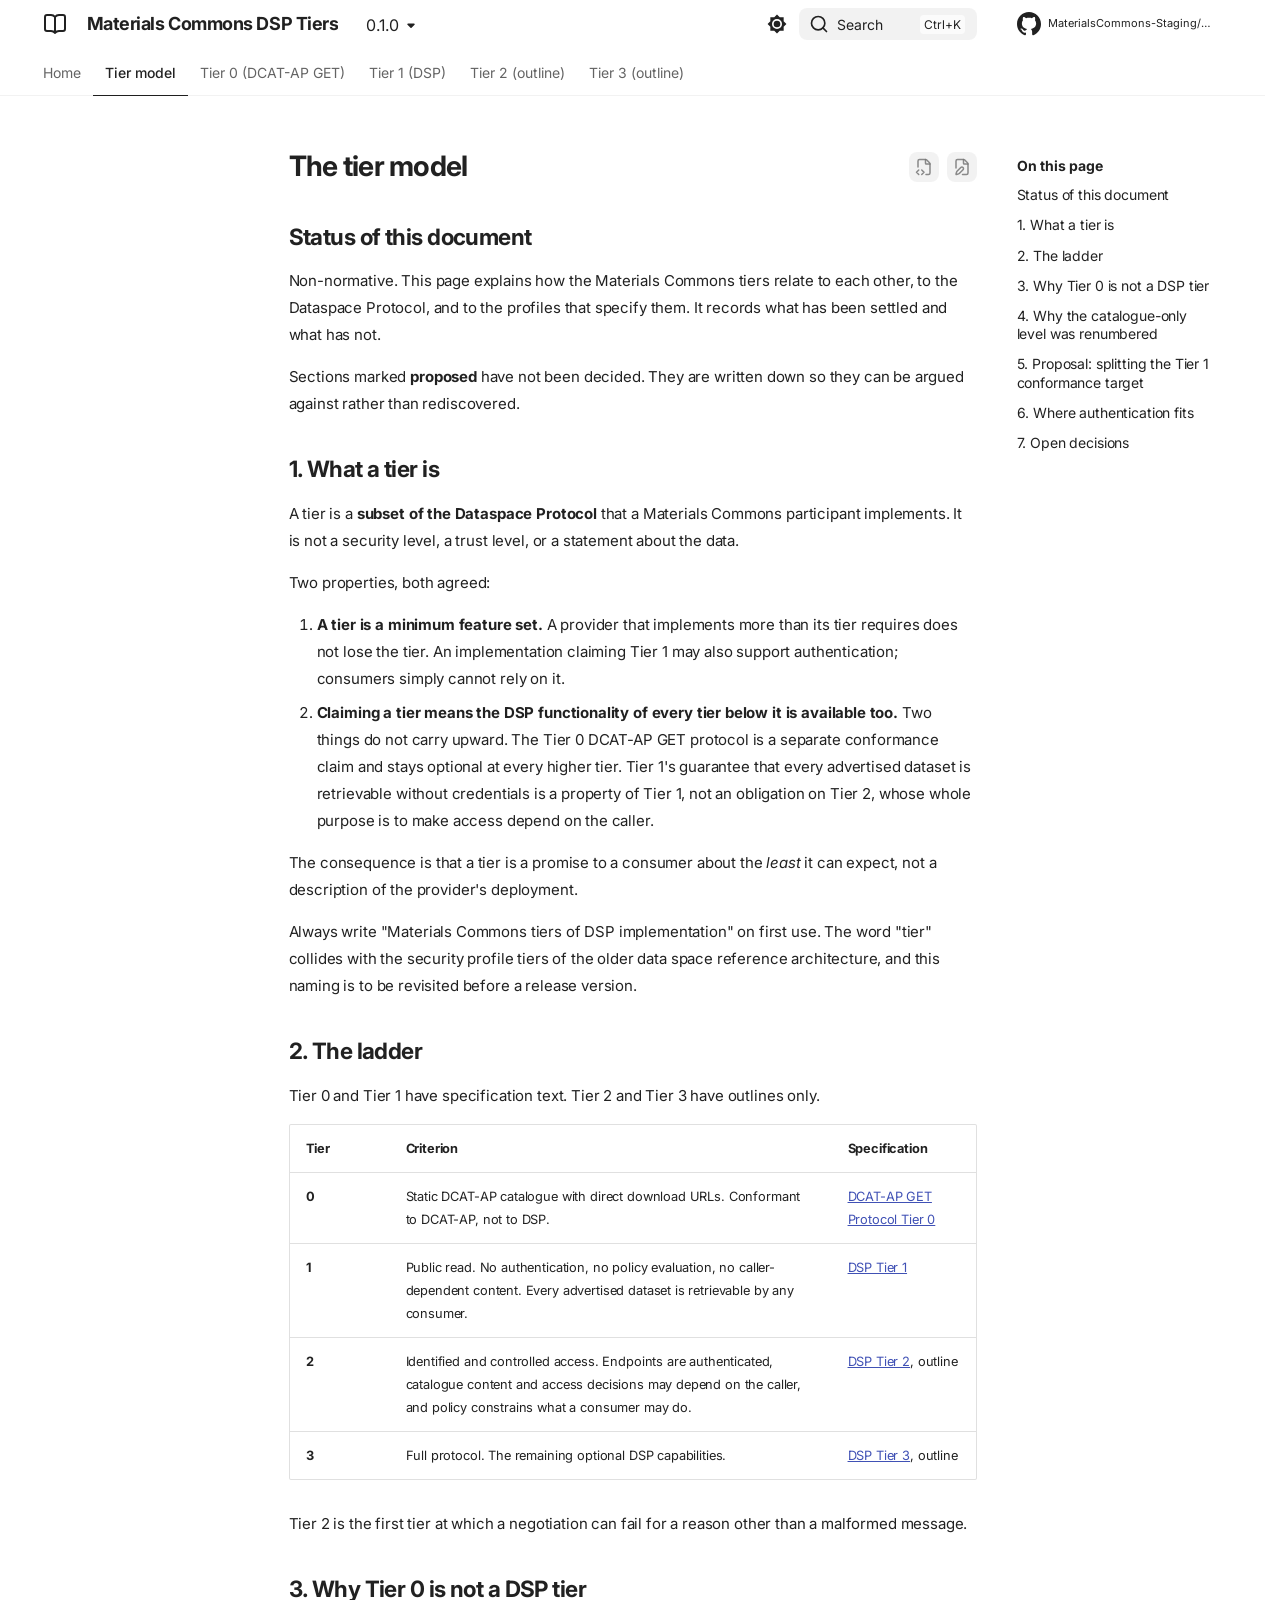
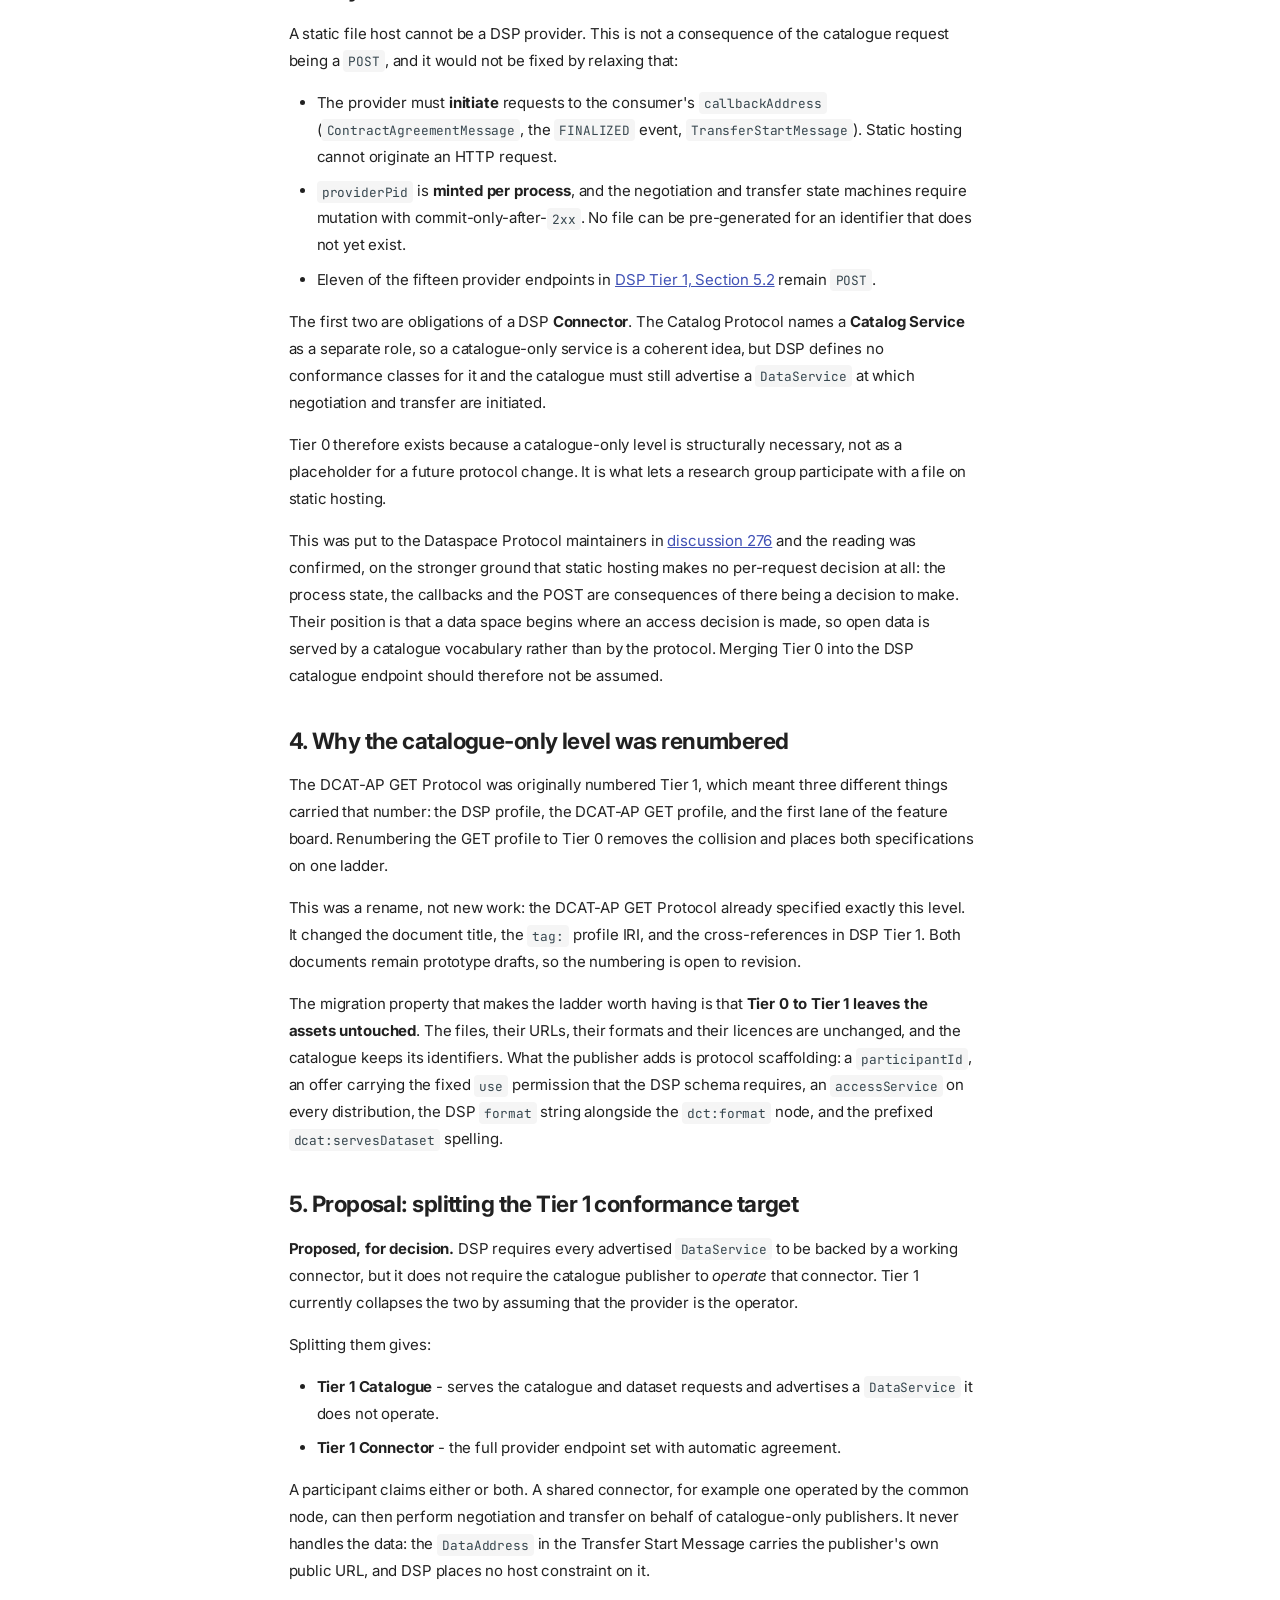
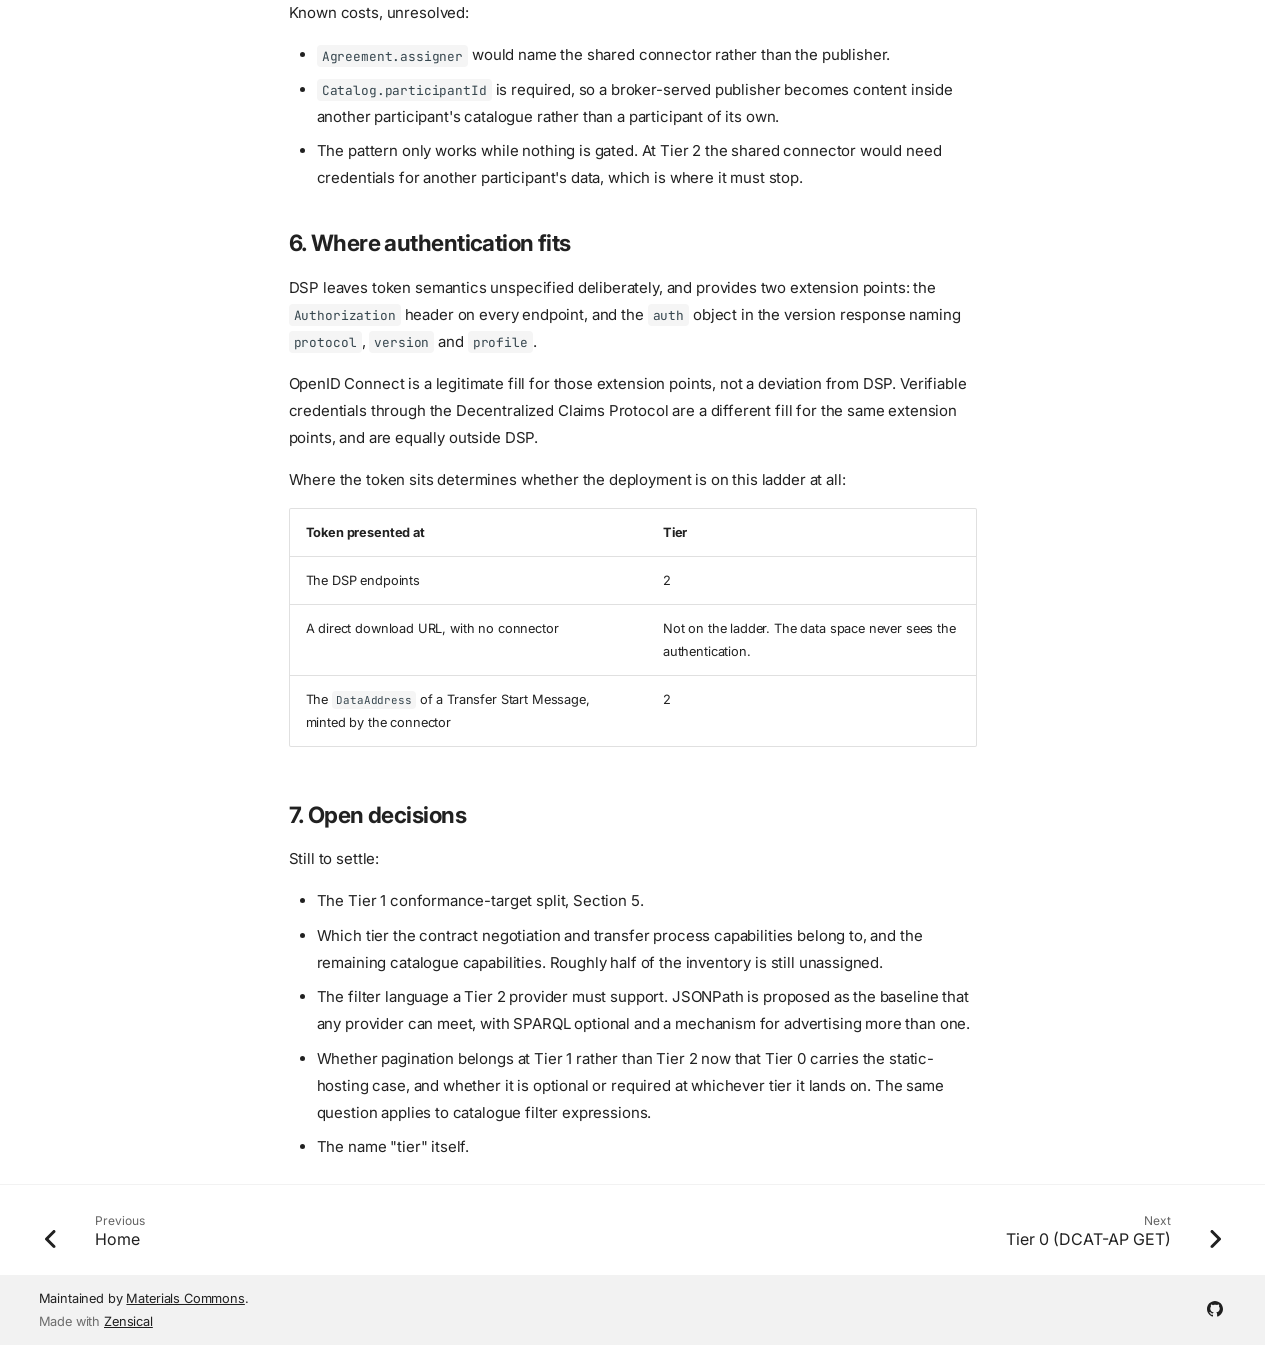
<file: 0.1.0/tiers/index.html>
<!doctype html>
<html lang="en" class="no-js">
  <head>
    
      <meta charset="utf-8">
      <meta name="viewport" content="width=device-width,initial-scale=1">
      
        <meta name="description" content="Materials Commons tiered profiles of the Dataspace Protocol (DSP), DCAT-3 and DCAT-AP">
      
      
        <meta name="author" content="Materials Commons Contributors">
      
      
        <link rel="canonical" href="https://materialscommons-staging.github.io/mc-dsp-tiers/0.1.0/tiers/">
      
      
        <link rel="prev" href="./..">
      
      
        <link rel="next" href="../materials-commons-dcat-ap-get-protocol-tier-0/">
      
      
        
      
      
      <link rel="icon" href="../assets/images/favicon.png">
      <meta name="generator" content="zensical-0.0.61">
    
    
      
        <title>Tier model - Materials Commons DSP Tiers</title>
      
    
    
      
        
      
      <link rel="stylesheet" href="../assets/stylesheets/modern/main.ce62732f.min.css">
      
        
          
        
        <link rel="stylesheet" href="../assets/stylesheets/modern/palette.812a03bb.min.css">
      
      


    
    
      
    
    
      
        
        
        <link rel="preconnect" href="https://fonts.gstatic.com" crossorigin>
        <link rel="stylesheet" href="https://fonts.googleapis.com/css?family=Inter:300,300i,400,400i,500,500i,700,700i%7CJetBrains+Mono:400,400i,700,700i&amp;display=fallback">
        <style>:root{--md-text-font:"Inter";--md-code-font:"JetBrains Mono"}</style>
      
    
    
      <link rel="stylesheet" href="../stylesheets/extra.css">
    
    <script>__md_scope=new URL("..",location),__md_scope.pathname.endsWith("/")||(__md_scope=new URL(__md_scope.pathname+"/",location)),__md_hash=e=>[...e].reduce(((e,t)=>(e<<5)-e+t.charCodeAt(0)),0),__md_get=(e,t=localStorage,_=__md_scope)=>JSON.parse(t.getItem(_.pathname+"."+e)),__md_set=(e,t,_=localStorage,a=__md_scope)=>{try{_.setItem(a.pathname+"."+e,JSON.stringify(t))}catch(e){}},document.documentElement.setAttribute("data-platform",navigator.platform)</script>
    
      

    
    
  </head>
  
  
    
    
      
    
    
    
    
    <body dir="ltr" data-md-color-scheme="default" data-md-color-primary="white" data-md-color-accent="deep-orange">
  
    
    <input class="md-toggle" data-md-toggle="drawer" type="checkbox" id="__drawer" autocomplete="off">
    <input class="md-toggle" data-md-toggle="search" type="checkbox" id="__search" autocomplete="off">
    <label class="md-overlay" for="__drawer" aria-label="Navigation"></label>
    <div data-md-component="skip">
      
        
        <a href="#the-tier-model" class="md-skip">
          Skip to content
        </a>
      
    </div>
    <div data-md-component="announce">
      
    </div>
    
      <div data-md-color-scheme="default" data-md-component="outdated" hidden>
        
      </div>
    
    
      

<header class="md-header" data-md-component="header">
  <nav class="md-header__inner md-grid" aria-label="Header">
    <a href="./.." title="Materials Commons DSP Tiers" class="md-header__button md-logo" aria-label="Materials Commons DSP Tiers" data-md-component="logo">
      
  
  <svg xmlns="http://www.w3.org/2000/svg" fill="none" stroke="currentColor" stroke-linecap="round" stroke-linejoin="round" stroke-width="2" class="lucide lucide-book-open" viewBox="0 0 24 24"><path d="M12 5v16M20.001 19A2 2 0 0 0 22 17V5a2 2 0 0 0-1.999-2L16 3.002A5 5 0 0 0 12 5a5 5 0 0 0-4-2H4a2 2 0 0 0-2 2v12a2 2 0 0 0 1.999 2H8a5 5 0 0 1 4 2 5 5 0 0 1 4-2z"/></svg>

    </a>
    <label class="md-header__button md-icon" for="__drawer" aria-label="Navigation">
      
      <svg xmlns="http://www.w3.org/2000/svg" fill="none" stroke="currentColor" stroke-linecap="round" stroke-linejoin="round" stroke-width="2" class="lucide lucide-menu" viewBox="0 0 24 24"><path d="M4 5h16M4 12h16M4 19h16"/></svg>
    </label>
    <div class="md-header__title" data-md-component="header-title">
      <div class="md-header__ellipsis">
        <div class="md-header__topic">
          <span class="md-ellipsis">
            Materials Commons DSP Tiers
          </span>
        </div>
        <div class="md-header__topic" data-md-component="header-topic">
          <span class="md-ellipsis">
            
              Tier model
            
          </span>
        </div>
      </div>
    </div>
    
      
        <form class="md-header__option" data-md-component="palette">
  
    
    
    
    <input class="md-option" data-md-color-media="(prefers-color-scheme: light)" data-md-color-scheme="default" data-md-color-primary="white" data-md-color-accent="deep-orange"  aria-label="Switch to dark mode"  type="radio" name="__palette" id="__palette_0">
    
      <label class="md-header__button md-icon" title="Switch to dark mode" for="__palette_1" hidden>
        <svg xmlns="http://www.w3.org/2000/svg" viewBox="0 0 24 24"><path d="M12 8a4 4 0 0 0-4 4 4 4 0 0 0 4 4 4 4 0 0 0 4-4 4 4 0 0 0-4-4m0 10a6 6 0 0 1-6-6 6 6 0 0 1 6-6 6 6 0 0 1 6 6 6 6 0 0 1-6 6m8-9.31V4h-4.69L12 .69 8.69 4H4v4.69L.69 12 4 15.31V20h4.69L12 23.31 15.31 20H20v-4.69L23.31 12z"/></svg>
      </label>
    
  
    
    
    
    <input class="md-option" data-md-color-media="(prefers-color-scheme: dark)" data-md-color-scheme="slate" data-md-color-primary="black" data-md-color-accent="deep-orange"  aria-label="Switch to system preference"  type="radio" name="__palette" id="__palette_1">
    
      <label class="md-header__button md-icon" title="Switch to system preference" for="__palette_0" hidden>
        <svg xmlns="http://www.w3.org/2000/svg" viewBox="0 0 24 24"><path d="M12 18c-.89 0-1.74-.2-2.5-.55C11.56 16.5 13 14.42 13 12s-1.44-4.5-3.5-5.45C10.26 6.2 11.11 6 12 6a6 6 0 0 1 6 6 6 6 0 0 1-6 6m8-9.31V4h-4.69L12 .69 8.69 4H4v4.69L.69 12 4 15.31V20h4.69L12 23.31 15.31 20H20v-4.69L23.31 12z"/></svg>
      </label>
    
  
</form>
      
    
    
      <script>var palette=__md_get("__palette");if(palette&&palette.color){if("(prefers-color-scheme)"===palette.color.media){var media=matchMedia("(prefers-color-scheme: light)"),input=document.querySelector(media.matches?"[data-md-color-media='(prefers-color-scheme: light)']":"[data-md-color-media='(prefers-color-scheme: dark)']");palette.color.media=input.getAttribute("data-md-color-media"),palette.color.scheme=input.getAttribute("data-md-color-scheme"),palette.color.primary=input.getAttribute("data-md-color-primary"),palette.color.accent=input.getAttribute("data-md-color-accent")}for(var[key,value]of Object.entries(palette.color))document.body.setAttribute("data-md-color-"+key,value)}</script>
    
    
    
      
      
        <label class="md-header__button md-icon" for="__search" aria-label="Search">
          
          <svg xmlns="http://www.w3.org/2000/svg" fill="none" stroke="currentColor" stroke-linecap="round" stroke-linejoin="round" stroke-width="2" class="lucide lucide-search" viewBox="0 0 24 24"><path d="m21 21-4.34-4.34"/><circle cx="11" cy="11" r="8"/></svg>
        </label>
        <div class="md-search" data-md-component="search" role="dialog" aria-label="Search">
  <button type="button" class="md-search__button">
    Search
  </button>
</div>
      
    
    <div class="md-header__source">
      
        <a href="https://github.com/MaterialsCommons-Staging/mc-dsp-tiers" title="Go to repository" class="md-source" data-md-component="source">
  <div class="md-source__icon md-icon">
    
    <svg xmlns="http://www.w3.org/2000/svg" viewBox="0 0 512 512"><!--! Font Awesome Free 7.3.1 by @fontawesome - https://fontawesome.com License - https://fontawesome.com/license/free (Icons: CC BY 4.0, Fonts: SIL OFL 1.1, Code: MIT License) Copyright 2026 Fonticons, Inc.--><path fill="currentColor" d="M216.5 362.5c-66-8-112.5-55.5-112.5-117 0-25 9-52 24-70-6.5-16.5-5.5-51.5 2-66 20-2.5 47 8 63 22.5 19-6 39-9 63.5-9s44.5 3 62.5 8.5c15.5-14 43-24.5 63-22 7 13.5 8 48.5 1.5 65.5 16 19 24.5 44.5 24.5 70.5 0 61.5-46.5 108-113.5 116.5 17 11 28.5 35 28.5 62.5v52c0 15 12.5 23.5 27.5 17.5C441 459.5 512 369 512 257 512 115.5 397 0 255.5 0S0 115.5 0 257c0 111 70.5 203 165.5 237.5 13.5 5 26.5-4 26.5-17.5v-40c-7 3-16 5-24 5-33 0-52.5-18-66.5-51.5-5.5-13.5-11.5-21.5-23-23-6-.5-8-3-8-6 0-6 10-10.5 20-10.5 14.5 0 27 9 40 27.5 10 14.5 20.5 21 33 21s20.5-4.5 32-16c8.5-8.5 15-16 21-21"/></svg>
  </div>
  <div class="md-source__repository">
    MaterialsCommons-Staging/mc-dsp-tiers
  </div>
</a>
      
    </div>
  </nav>
  
</header>
    
    <div class="md-container" data-md-component="container">
      
      
        
          
            
<nav class="md-tabs" aria-label="Tabs" data-md-component="tabs">
  <div class="md-grid">
    <ul class="md-tabs__list">
      
        
  
  
  
  
    <li class="md-tabs__item">
      <a href="./.." class="md-tabs__link">
        
  
  Home

      </a>
    </li>
  

      
        
  
  
  
    
  
  
    <li class="md-tabs__item md-tabs__item--active">
      <a href="././" class="md-tabs__link">
        
  
  Tier model

      </a>
    </li>
  

      
        
  
  
  
  
    <li class="md-tabs__item">
      <a href="../materials-commons-dcat-ap-get-protocol-tier-0/" class="md-tabs__link">
        
  
  Tier 0 (DCAT-AP GET)

      </a>
    </li>
  

      
        
  
  
  
  
    <li class="md-tabs__item">
      <a href="../materials-commons-dsp-tier1/" class="md-tabs__link">
        
  
  Tier 1 (DSP)

      </a>
    </li>
  

      
        
  
  
  
  
    <li class="md-tabs__item">
      <a href="../materials-commons-dsp-tier2/" class="md-tabs__link">
        
  
  Tier 2 (outline)

      </a>
    </li>
  

      
        
  
  
  
  
    <li class="md-tabs__item">
      <a href="../materials-commons-dsp-tier3/" class="md-tabs__link">
        
  
  Tier 3 (outline)

      </a>
    </li>
  

      
    </ul>
  </div>
</nav>
          
        
      
      <main class="md-main" data-md-component="main">
        <div class="md-main__inner md-grid">
          
            
              
              <div class="md-sidebar md-sidebar--primary" data-md-component="sidebar" data-md-type="navigation" >
                <div class="md-sidebar__scrollwrap">
                  <div class="md-sidebar__inner">
                    


  


<nav class="md-nav md-nav--primary md-nav--lifted" aria-label="Navigation" data-md-level="0">
  <label class="md-nav__title" for="__drawer">
    <a href="./.." title="Materials Commons DSP Tiers" class="md-nav__button md-logo" aria-label="Materials Commons DSP Tiers" data-md-component="logo">
      
  
  <svg xmlns="http://www.w3.org/2000/svg" fill="none" stroke="currentColor" stroke-linecap="round" stroke-linejoin="round" stroke-width="2" class="lucide lucide-book-open" viewBox="0 0 24 24"><path d="M12 5v16M20.001 19A2 2 0 0 0 22 17V5a2 2 0 0 0-1.999-2L16 3.002A5 5 0 0 0 12 5a5 5 0 0 0-4-2H4a2 2 0 0 0-2 2v12a2 2 0 0 0 1.999 2H8a5 5 0 0 1 4 2 5 5 0 0 1 4-2z"/></svg>

    </a>
    Materials Commons DSP Tiers
  </label>
  
    <div class="md-nav__source">
      <a href="https://github.com/MaterialsCommons-Staging/mc-dsp-tiers" title="Go to repository" class="md-source" data-md-component="source">
  <div class="md-source__icon md-icon">
    
    <svg xmlns="http://www.w3.org/2000/svg" viewBox="0 0 512 512"><!--! Font Awesome Free 7.3.1 by @fontawesome - https://fontawesome.com License - https://fontawesome.com/license/free (Icons: CC BY 4.0, Fonts: SIL OFL 1.1, Code: MIT License) Copyright 2026 Fonticons, Inc.--><path fill="currentColor" d="M216.5 362.5c-66-8-112.5-55.5-112.5-117 0-25 9-52 24-70-6.5-16.5-5.5-51.5 2-66 20-2.5 47 8 63 22.5 19-6 39-9 63.5-9s44.5 3 62.5 8.5c15.5-14 43-24.5 63-22 7 13.5 8 48.5 1.5 65.5 16 19 24.5 44.5 24.5 70.5 0 61.5-46.5 108-113.5 116.5 17 11 28.5 35 28.5 62.5v52c0 15 12.5 23.5 27.5 17.5C441 459.5 512 369 512 257 512 115.5 397 0 255.5 0S0 115.5 0 257c0 111 70.5 203 165.5 237.5 13.5 5 26.5-4 26.5-17.5v-40c-7 3-16 5-24 5-33 0-52.5-18-66.5-51.5-5.5-13.5-11.5-21.5-23-23-6-.5-8-3-8-6 0-6 10-10.5 20-10.5 14.5 0 27 9 40 27.5 10 14.5 20.5 21 33 21s20.5-4.5 32-16c8.5-8.5 15-16 21-21"/></svg>
  </div>
  <div class="md-source__repository">
    MaterialsCommons-Staging/mc-dsp-tiers
  </div>
</a>
    </div>
  
  <ul class="md-nav__list" data-md-scrollfix>
    
      
      
  
  
  
  
    <li class="md-nav__item">
      <a href="./.." class="md-nav__link">
        
  
  
  <span class="md-ellipsis">
    
  
  Home

    
  </span>
  
  

      </a>
    </li>
  

    
      
      
  
  
    
  
  
  
    <li class="md-nav__item md-nav__item--active">
      
      
      
      
        
      
      
        <label class="md-nav__link md-nav__link--active" for="__toc">
          
  
  
  <span class="md-ellipsis">
    
  
  Tier model

    
  </span>
  
  

          <span class="md-nav__icon md-icon"></span>
        </label>
      
      <a href="././" class="md-nav__link md-nav__link--active">
        
  
  
  <span class="md-ellipsis">
    
  
  Tier model

    
  </span>
  
  

      </a>
      
        


<nav class="md-nav md-nav--secondary" aria-label="On this page">
  
  
  
    
  
  
    <label class="md-nav__title" for="__toc">
      <span class="md-nav__icon md-icon"></span>
      On this page
    </label>
    <ul class="md-nav__list" data-md-component="toc" data-md-scrollfix>
      
        <li class="md-nav__item">
  <a href="#status-of-this-document" class="md-nav__link">
    <span class="md-ellipsis">
      <span class="md-typeset">
        Status of this document
      </span>
    </span>
  </a>
  
</li>
      
        <li class="md-nav__item">
  <a href="#1-what-a-tier-is" class="md-nav__link">
    <span class="md-ellipsis">
      <span class="md-typeset">
        1. What a tier is
      </span>
    </span>
  </a>
  
</li>
      
        <li class="md-nav__item">
  <a href="#2-the-ladder" class="md-nav__link">
    <span class="md-ellipsis">
      <span class="md-typeset">
        2. The ladder
      </span>
    </span>
  </a>
  
</li>
      
        <li class="md-nav__item">
  <a href="#3-why-tier-0-is-not-a-dsp-tier" class="md-nav__link">
    <span class="md-ellipsis">
      <span class="md-typeset">
        3. Why Tier 0 is not a DSP tier
      </span>
    </span>
  </a>
  
</li>
      
        <li class="md-nav__item">
  <a href="#4-why-the-catalogue-only-level-was-renumbered" class="md-nav__link">
    <span class="md-ellipsis">
      <span class="md-typeset">
        4. Why the catalogue-only level was renumbered
      </span>
    </span>
  </a>
  
</li>
      
        <li class="md-nav__item">
  <a href="#5-proposal-splitting-the-tier-1-conformance-target" class="md-nav__link">
    <span class="md-ellipsis">
      <span class="md-typeset">
        5. Proposal: splitting the Tier 1 conformance target
      </span>
    </span>
  </a>
  
</li>
      
        <li class="md-nav__item">
  <a href="#6-where-authentication-fits" class="md-nav__link">
    <span class="md-ellipsis">
      <span class="md-typeset">
        6. Where authentication fits
      </span>
    </span>
  </a>
  
</li>
      
        <li class="md-nav__item">
  <a href="#7-open-decisions" class="md-nav__link">
    <span class="md-ellipsis">
      <span class="md-typeset">
        7. Open decisions
      </span>
    </span>
  </a>
  
</li>
      
    </ul>
  
</nav>
      
    </li>
  

    
      
      
  
  
  
  
    <li class="md-nav__item">
      <a href="../materials-commons-dcat-ap-get-protocol-tier-0/" class="md-nav__link">
        
  
  
  <span class="md-ellipsis">
    
  
  Tier 0 (DCAT-AP GET)

    
  </span>
  
  

      </a>
    </li>
  

    
      
      
  
  
  
  
    <li class="md-nav__item">
      <a href="../materials-commons-dsp-tier1/" class="md-nav__link">
        
  
  
  <span class="md-ellipsis">
    
  
  Tier 1 (DSP)

    
  </span>
  
  

      </a>
    </li>
  

    
      
      
  
  
  
  
    <li class="md-nav__item">
      <a href="../materials-commons-dsp-tier2/" class="md-nav__link">
        
  
  
  <span class="md-ellipsis">
    
  
  Tier 2 (outline)

    
  </span>
  
  

      </a>
    </li>
  

    
      
      
  
  
  
  
    <li class="md-nav__item">
      <a href="../materials-commons-dsp-tier3/" class="md-nav__link">
        
  
  
  <span class="md-ellipsis">
    
  
  Tier 3 (outline)

    
  </span>
  
  

      </a>
    </li>
  

    
  </ul>
</nav>
                  </div>
                </div>
              </div>
            
            
              
              <div class="md-sidebar md-sidebar--secondary" data-md-component="sidebar" data-md-type="toc" >
                <div class="md-sidebar__scrollwrap">
                  
                    
                    
                    
                      
                    
                    
                      <input class="md-nav__toggle md-toggle" type="checkbox" id="__toc">
                      <div class="md-sidebar-button__wrapper">
                        <label class="md-sidebar-button" for="__toc"></label>
                      </div>
                    
                  
                  <div class="md-sidebar__inner">
                    


<nav class="md-nav md-nav--secondary" aria-label="On this page">
  
  
  
    
  
  
    <label class="md-nav__title" for="__toc">
      <span class="md-nav__icon md-icon"></span>
      On this page
    </label>
    <ul class="md-nav__list" data-md-component="toc" data-md-scrollfix>
      
        <li class="md-nav__item">
  <a href="#status-of-this-document" class="md-nav__link">
    <span class="md-ellipsis">
      <span class="md-typeset">
        Status of this document
      </span>
    </span>
  </a>
  
</li>
      
        <li class="md-nav__item">
  <a href="#1-what-a-tier-is" class="md-nav__link">
    <span class="md-ellipsis">
      <span class="md-typeset">
        1. What a tier is
      </span>
    </span>
  </a>
  
</li>
      
        <li class="md-nav__item">
  <a href="#2-the-ladder" class="md-nav__link">
    <span class="md-ellipsis">
      <span class="md-typeset">
        2. The ladder
      </span>
    </span>
  </a>
  
</li>
      
        <li class="md-nav__item">
  <a href="#3-why-tier-0-is-not-a-dsp-tier" class="md-nav__link">
    <span class="md-ellipsis">
      <span class="md-typeset">
        3. Why Tier 0 is not a DSP tier
      </span>
    </span>
  </a>
  
</li>
      
        <li class="md-nav__item">
  <a href="#4-why-the-catalogue-only-level-was-renumbered" class="md-nav__link">
    <span class="md-ellipsis">
      <span class="md-typeset">
        4. Why the catalogue-only level was renumbered
      </span>
    </span>
  </a>
  
</li>
      
        <li class="md-nav__item">
  <a href="#5-proposal-splitting-the-tier-1-conformance-target" class="md-nav__link">
    <span class="md-ellipsis">
      <span class="md-typeset">
        5. Proposal: splitting the Tier 1 conformance target
      </span>
    </span>
  </a>
  
</li>
      
        <li class="md-nav__item">
  <a href="#6-where-authentication-fits" class="md-nav__link">
    <span class="md-ellipsis">
      <span class="md-typeset">
        6. Where authentication fits
      </span>
    </span>
  </a>
  
</li>
      
        <li class="md-nav__item">
  <a href="#7-open-decisions" class="md-nav__link">
    <span class="md-ellipsis">
      <span class="md-typeset">
        7. Open decisions
      </span>
    </span>
  </a>
  
</li>
      
    </ul>
  
</nav>
                  </div>
                </div>
              </div>
            
          
          
            <div class="md-content" data-md-component="content">
              
                



  


              
              <article class="md-content__inner md-typeset">
                
                  
  
    <a href="https://github.com/MaterialsCommons-Staging/mc-dsp-tiers/edit/main/docs/tiers.md" title="Edit this page" class="md-content__button md-icon" rel="edit">
      
      <svg xmlns="http://www.w3.org/2000/svg" fill="none" stroke="currentColor" stroke-linecap="round" stroke-linejoin="round" stroke-width="2" class="lucide lucide-file-pen" viewBox="0 0 24 24"><path d="M12.659 22H18a2 2 0 0 0 2-2V8a2.4 2.4 0 0 0-.706-1.706l-3.588-3.588A2.4 2.4 0 0 0 14 2H6a2 2 0 0 0-2 2v9.34"/><path d="M14 2v5a1 1 0 0 0 1 1h5M10.378 12.622a1 1 0 0 1 3 3.003L8.36 20.637a2 2 0 0 1-.854.506l-2.867.837a.5.5 0 0 1-.62-.62l.836-2.869a2 2 0 0 1 .506-.853z"/></svg>
    </a>
  
  
    
      
    
    <a href="https://github.com/MaterialsCommons-Staging/mc-dsp-tiers/raw/main/docs/tiers.md" title="View source of this page" class="md-content__button md-icon">
      
      <svg xmlns="http://www.w3.org/2000/svg" fill="none" stroke="currentColor" stroke-linecap="round" stroke-linejoin="round" stroke-width="2" class="lucide lucide-file-code-2" viewBox="0 0 24 24"><path d="M4 12.15V4a2 2 0 0 1 2-2h8a2.4 2.4 0 0 1 1.706.706l3.588 3.588A2.4 2.4 0 0 1 20 8v12a2 2 0 0 1-2 2h-3.35"/><path d="M14 2v5a1 1 0 0 0 1 1h5M5 16l-3 3 3 3M9 22l3-3-3-3"/></svg>
    </a>
  


<h1 id="the-tier-model">The tier model<a class="headerlink" href="#the-tier-model" title="Permanent link">&para;</a></h1>
<h2 id="status-of-this-document">Status of this document<a class="headerlink" href="#status-of-this-document" title="Permanent link">&para;</a></h2>
<p>Non-normative. This page explains how the Materials Commons tiers relate to each other, to the
Dataspace Protocol, and to the profiles that specify them. It records what has been settled and
what has not.</p>
<p>Sections marked <strong>proposed</strong> have not been decided. They are written down so they can be argued
against rather than rediscovered.</p>
<h2 id="1-what-a-tier-is">1. What a tier is<a class="headerlink" href="#1-what-a-tier-is" title="Permanent link">&para;</a></h2>
<p>A tier is a <strong>subset of the Dataspace Protocol</strong> that a Materials Commons participant implements.
It is not a security level, a trust level, or a statement about the data.</p>
<p>Two properties, both agreed:</p>
<ol>
<li><strong>A tier is a minimum feature set.</strong> A provider that implements more than its tier requires
   does not lose the tier. An implementation claiming Tier 1 may also support authentication;
   consumers simply cannot rely on it.</li>
<li><strong>Claiming a tier means the DSP functionality of every tier below it is available too.</strong>
   Two things do not carry upward. The Tier 0 DCAT-AP GET protocol is a separate conformance
   claim and stays optional at every higher tier. Tier 1's guarantee that every advertised
   dataset is retrievable without credentials is a property of Tier 1, not an obligation on
   Tier 2, whose whole purpose is to make access depend on the caller.</li>
</ol>
<p>The consequence is that a tier is a promise to a consumer about the <em>least</em> it can expect, not a
description of the provider's deployment.</p>
<p>Always write "Materials Commons tiers of DSP implementation" on first use. The word "tier"
collides with the security profile tiers of the older data space reference architecture, and this
naming is to be revisited before a release version.</p>
<h2 id="2-the-ladder">2. The ladder<a class="headerlink" href="#2-the-ladder" title="Permanent link">&para;</a></h2>
<p>Tier 0 and Tier 1 have specification text. Tier 2 and Tier 3 have outlines only.</p>
<table>
<thead>
<tr>
<th>Tier</th>
<th>Criterion</th>
<th>Specification</th>
</tr>
</thead>
<tbody>
<tr>
<td><strong>0</strong></td>
<td>Static DCAT-AP catalogue with direct download URLs. Conformant to DCAT-AP, not to DSP.</td>
<td><a href="../materials-commons-dcat-ap-get-protocol-tier-0/">DCAT-AP GET Protocol Tier 0</a></td>
</tr>
<tr>
<td><strong>1</strong></td>
<td>Public read. No authentication, no policy evaluation, no caller-dependent content. Every advertised dataset is retrievable by any consumer.</td>
<td><a href="../materials-commons-dsp-tier1/">DSP Tier 1</a></td>
</tr>
<tr>
<td><strong>2</strong></td>
<td>Identified and controlled access. Endpoints are authenticated, catalogue content and access decisions may depend on the caller, and policy constrains what a consumer may do.</td>
<td><a href="../materials-commons-dsp-tier2/">DSP Tier 2</a>, outline</td>
</tr>
<tr>
<td><strong>3</strong></td>
<td>Full protocol. The remaining optional DSP capabilities.</td>
<td><a href="../materials-commons-dsp-tier3/">DSP Tier 3</a>, outline</td>
</tr>
</tbody>
</table>
<p>Tier 2 is the first tier at which a negotiation can fail for a reason other than a malformed
message.</p>
<h2 id="3-why-tier-0-is-not-a-dsp-tier">3. Why Tier 0 is not a DSP tier<a class="headerlink" href="#3-why-tier-0-is-not-a-dsp-tier" title="Permanent link">&para;</a></h2>
<p>A static file host cannot be a DSP provider. This is not a consequence of the catalogue request
being a <code>POST</code>, and it would not be fixed by relaxing that:</p>
<ul>
<li>The provider must <strong>initiate</strong> requests to the consumer's <code>callbackAddress</code>
  (<code>ContractAgreementMessage</code>, the <code>FINALIZED</code> event, <code>TransferStartMessage</code>). Static hosting
  cannot originate an HTTP request.</li>
<li><code>providerPid</code> is <strong>minted per process</strong>, and the negotiation and transfer state machines
  require mutation with commit-only-after-<code>2xx</code>. No file can be pre-generated for an identifier
  that does not yet exist.</li>
<li>Eleven of the fifteen provider endpoints in
  <a href="../materials-commons-dsp-tier1/">DSP Tier 1, Section 5.2</a> remain <code>POST</code>.</li>
</ul>
<p>The first two are obligations of a DSP <strong>Connector</strong>. The Catalog Protocol names a <strong>Catalog
Service</strong> as a separate role, so a catalogue-only service is a coherent idea, but DSP defines no
conformance classes for it and the catalogue must still advertise a <code>DataService</code> at which
negotiation and transfer are initiated.</p>
<p>Tier 0 therefore exists because a catalogue-only level is structurally necessary, not as a
placeholder for a future protocol change. It is what lets a research group participate with a
file on static hosting.</p>
<p>This was put to the Dataspace Protocol maintainers in
<a href="https://github.com/eclipse-dataspace-protocol-base/DataspaceProtocol/discussions/276">discussion 276</a>
and the reading was confirmed, on the stronger ground that static hosting makes no per-request
decision at all: the process state, the callbacks and the POST are consequences of there being a
decision to make. Their position is that a data space begins where an access decision is made,
so open data is served by a catalogue vocabulary rather than by the protocol. Merging Tier 0 into
the DSP catalogue endpoint should therefore not be assumed.</p>
<h2 id="4-why-the-catalogue-only-level-was-renumbered">4. Why the catalogue-only level was renumbered<a class="headerlink" href="#4-why-the-catalogue-only-level-was-renumbered" title="Permanent link">&para;</a></h2>
<p>The DCAT-AP GET Protocol was originally numbered Tier 1, which meant three different things
carried that number: the DSP profile, the DCAT-AP GET profile, and the first lane of the feature
board. Renumbering the GET profile to Tier 0 removes the collision and places both specifications
on one ladder.</p>
<p>This was a rename, not new work: the DCAT-AP GET Protocol already specified exactly this level.
It changed the document title, the <code>tag:</code> profile IRI, and the cross-references in DSP Tier 1.
Both documents remain prototype drafts, so the numbering is open to revision.</p>
<p>The migration property that makes the ladder worth having is that <strong>Tier 0 to Tier 1 leaves the
assets untouched</strong>. The files, their URLs, their formats and their licences are unchanged, and the
catalogue keeps its identifiers. What the publisher adds is protocol scaffolding: a
<code>participantId</code>, an offer carrying the fixed <code>use</code> permission that the DSP schema requires, an
<code>accessService</code> on every distribution, the DSP <code>format</code> string alongside the <code>dct:format</code> node,
and the prefixed <code>dcat:servesDataset</code> spelling.</p>
<h2 id="5-proposal-splitting-the-tier-1-conformance-target">5. Proposal: splitting the Tier 1 conformance target<a class="headerlink" href="#5-proposal-splitting-the-tier-1-conformance-target" title="Permanent link">&para;</a></h2>
<p><strong>Proposed, for decision.</strong> DSP requires every advertised <code>DataService</code> to be backed by a working
connector, but it does not require the catalogue publisher to <em>operate</em> that connector. Tier 1
currently collapses the two by assuming that the provider is the operator.</p>
<p>Splitting them gives:</p>
<ul>
<li><strong>Tier 1 Catalogue</strong> - serves the catalogue and dataset requests and advertises a <code>DataService</code>
  it does not operate.</li>
<li><strong>Tier 1 Connector</strong> - the full provider endpoint set with automatic agreement.</li>
</ul>
<p>A participant claims either or both. A shared connector, for example one operated by the common
node, can then perform negotiation and transfer on behalf of catalogue-only publishers. It never
handles the data: the <code>DataAddress</code> in the Transfer Start Message carries the publisher's own
public URL, and DSP places no host constraint on it.</p>
<p>Known costs, unresolved:</p>
<ul>
<li><code>Agreement.assigner</code> would name the shared connector rather than the publisher.</li>
<li><code>Catalog.participantId</code> is required, so a broker-served publisher becomes content inside
  another participant's catalogue rather than a participant of its own.</li>
<li>The pattern only works while nothing is gated. At Tier 2 the shared connector would need
  credentials for another participant's data, which is where it must stop.</li>
</ul>
<h2 id="6-where-authentication-fits">6. Where authentication fits<a class="headerlink" href="#6-where-authentication-fits" title="Permanent link">&para;</a></h2>
<p>DSP leaves token semantics unspecified deliberately, and provides two extension points: the
<code>Authorization</code> header on every endpoint, and the <code>auth</code> object in the version response naming
<code>protocol</code>, <code>version</code> and <code>profile</code>.</p>
<p>OpenID Connect is a legitimate fill for those extension points, not a deviation from DSP.
Verifiable credentials through the Decentralized Claims Protocol are a different fill for the
same extension points, and are equally outside DSP.</p>
<p>Where the token sits determines whether the deployment is on this ladder at all:</p>
<table>
<thead>
<tr>
<th>Token presented at</th>
<th>Tier</th>
</tr>
</thead>
<tbody>
<tr>
<td>The DSP endpoints</td>
<td>2</td>
</tr>
<tr>
<td>A direct download URL, with no connector</td>
<td>Not on the ladder. The data space never sees the authentication.</td>
</tr>
<tr>
<td>The <code>DataAddress</code> of a Transfer Start Message, minted by the connector</td>
<td>2</td>
</tr>
</tbody>
</table>
<h2 id="7-open-decisions">7. Open decisions<a class="headerlink" href="#7-open-decisions" title="Permanent link">&para;</a></h2>
<p>Still to settle:</p>
<ul>
<li>The Tier 1 conformance-target split, Section 5.</li>
<li>Which tier the contract negotiation and transfer process capabilities belong to, and the
  remaining catalogue capabilities. Roughly half of the inventory is still unassigned.</li>
<li>The filter language a Tier 2 provider must support. JSONPath is proposed as the baseline that
  any provider can meet, with SPARQL optional and a mechanism for advertising more than one.</li>
<li>Whether pagination belongs at Tier 1 rather than Tier 2 now that Tier 0 carries the
  static-hosting case, and whether it is optional or required at whichever tier it lands on. The
  same question applies to catalogue filter expressions.</li>
<li>The name "tier" itself.</li>
</ul>














                
              </article>
            </div>
          
          
  <script>var tabs=__md_get("__tabs");if(Array.isArray(tabs))e:for(var set of document.querySelectorAll(".tabbed-set")){var labels=set.querySelector(".tabbed-labels");for(var tab of tabs)for(var label of labels.getElementsByTagName("label"))if(label.innerText.trim()===tab){var input=document.getElementById(label.htmlFor);input.checked=!0;continue e}}</script>

<script>var target=document.getElementById(location.hash.slice(1));target&&target.name&&(target.checked=target.name.startsWith("__tabbed_"))</script>
        </div>
        
          <button type="button" class="md-top md-icon" data-md-component="top" hidden>
  
  <svg xmlns="http://www.w3.org/2000/svg" fill="none" stroke="currentColor" stroke-linecap="round" stroke-linejoin="round" stroke-width="2" class="lucide lucide-circle-arrow-up" viewBox="0 0 24 24"><circle cx="12" cy="12" r="10"/><path d="m16 12-4-4-4 4M12 16V8"/></svg>
  Back to top
</button>
        
      </main>
      
        <footer class="md-footer">
  
    
      
      <nav class="md-footer__inner md-grid" aria-label="Footer" >
        
          
          <a href="./.." class="md-footer__link md-footer__link--prev" aria-label="Previous: Home">
            <div class="md-footer__button md-icon">
              
              <svg xmlns="http://www.w3.org/2000/svg" viewBox="0 0 256 512"><!--! Font Awesome Free 7.3.1 by @fontawesome - https://fontawesome.com License - https://fontawesome.com/license/free (Icons: CC BY 4.0, Fonts: SIL OFL 1.1, Code: MIT License) Copyright 2026 Fonticons, Inc.--><path fill="currentColor" d="M9.4 233.4c-12.5 12.5-12.5 32.8 0 45.3l160 160c12.5 12.5 32.8 12.5 45.3 0s12.5-32.8 0-45.3L77.3 256l137.3-137.4c12.5-12.5 12.5-32.8 0-45.3s-32.8-12.5-45.3 0l-160 160z"/></svg>
            </div>
            <div class="md-footer__title">
              <span class="md-footer__direction">
                Previous
              </span>
              <div class="md-ellipsis">
                Home
              </div>
            </div>
          </a>
        
        
          
          <a href="../materials-commons-dcat-ap-get-protocol-tier-0/" class="md-footer__link md-footer__link--next" aria-label="Next: Tier 0 (DCAT-AP GET)">
            <div class="md-footer__title">
              <span class="md-footer__direction">
                Next
              </span>
              <div class="md-ellipsis">
                Tier 0 (DCAT-AP GET)
              </div>
            </div>
            <div class="md-footer__button md-icon">
              
              <svg xmlns="http://www.w3.org/2000/svg" viewBox="0 0 256 512"><!--! Font Awesome Free 7.3.1 by @fontawesome - https://fontawesome.com License - https://fontawesome.com/license/free (Icons: CC BY 4.0, Fonts: SIL OFL 1.1, Code: MIT License) Copyright 2026 Fonticons, Inc.--><path fill="currentColor" d="M247.1 233.4c12.5 12.5 12.5 32.8 0 45.3l-160 160c-12.5 12.5-32.8 12.5-45.3 0s-12.5-32.8 0-45.3L179.2 256 41.9 118.6c-12.5-12.5-12.5-32.8 0-45.3s32.8-12.5 45.3 0l160 160z"/></svg>
            </div>
          </a>
        
      </nav>
    
  
  <div class="md-footer-meta md-typeset">
    <div class="md-footer-meta__inner md-grid">
      <div class="md-copyright">
  
    <div class="md-copyright__highlight">
      Maintained by <a href="https://github.com/MaterialsCommons-Staging">Materials Commons</a>.
    </div>
  
  
    Made with
    <a href="https://zensical.org/" target="_blank" rel="noopener">
      Zensical
    </a>
  
</div>
      
        
<div class="md-social">
  
    
    
    
    
      
      
    
    <a href="https://github.com/MaterialsCommons-Staging/mc-dsp-tiers" target="_blank" rel="noopener" title="github.com" class="md-social__link">
      <svg xmlns="http://www.w3.org/2000/svg" viewBox="0 0 512 512"><!--! Font Awesome Free 7.3.1 by @fontawesome - https://fontawesome.com License - https://fontawesome.com/license/free (Icons: CC BY 4.0, Fonts: SIL OFL 1.1, Code: MIT License) Copyright 2026 Fonticons, Inc.--><path fill="currentColor" d="M216.5 362.5c-66-8-112.5-55.5-112.5-117 0-25 9-52 24-70-6.5-16.5-5.5-51.5 2-66 20-2.5 47 8 63 22.5 19-6 39-9 63.5-9s44.5 3 62.5 8.5c15.5-14 43-24.5 63-22 7 13.5 8 48.5 1.5 65.5 16 19 24.5 44.5 24.5 70.5 0 61.5-46.5 108-113.5 116.5 17 11 28.5 35 28.5 62.5v52c0 15 12.5 23.5 27.5 17.5C441 459.5 512 369 512 257 512 115.5 397 0 255.5 0S0 115.5 0 257c0 111 70.5 203 165.5 237.5 13.5 5 26.5-4 26.5-17.5v-40c-7 3-16 5-24 5-33 0-52.5-18-66.5-51.5-5.5-13.5-11.5-21.5-23-23-6-.5-8-3-8-6 0-6 10-10.5 20-10.5 14.5 0 27 9 40 27.5 10 14.5 20.5 21 33 21s20.5-4.5 32-16c8.5-8.5 15-16 21-21"/></svg>
    </a>
  
</div>
      
    </div>
  </div>
</footer>
      
    </div>
    <div class="md-dialog" data-md-component="dialog">
      <div class="md-dialog__inner md-typeset"></div>
    </div>
    
    
    
      
      
      
      
        
        
      <script id="__config" type="application/json">{"annotate":null,"base":"..","features":["announce.dismiss","content.code.annotate","content.action.edit","content.action.view","content.code.copy","content.code.select","content.footnote.tooltips","content.tabs.link","content.tooltips","navigation.footer","navigation.indexes","navigation.tabs","navigation.instant","navigation.instant.prefetch","navigation.path","navigation.prune","navigation.top","navigation.tracking","search.highlight"],"redirect":null,"search":"../assets/javascripts/workers/search.7d14d953.min.js","tags":null,"translations":{"clipboard.copied":"Copied to clipboard","clipboard.copy":"Copy to clipboard","search.result.more.one":"1 more on this page","search.result.more.other":"# more on this page","search.result.none":"No matching documents","search.result.one":"1 matching document","search.result.other":"# matching documents","search.result.placeholder":"Type to start searching","search.result.term.missing":"Missing","select.version":"Select version"},"version":{"provider":"mike"}}</script>
    
    
      <script src="../assets/javascripts/bundle.df5d1f2b.min.js"></script>
      
    
  </body>
</html>
</file>
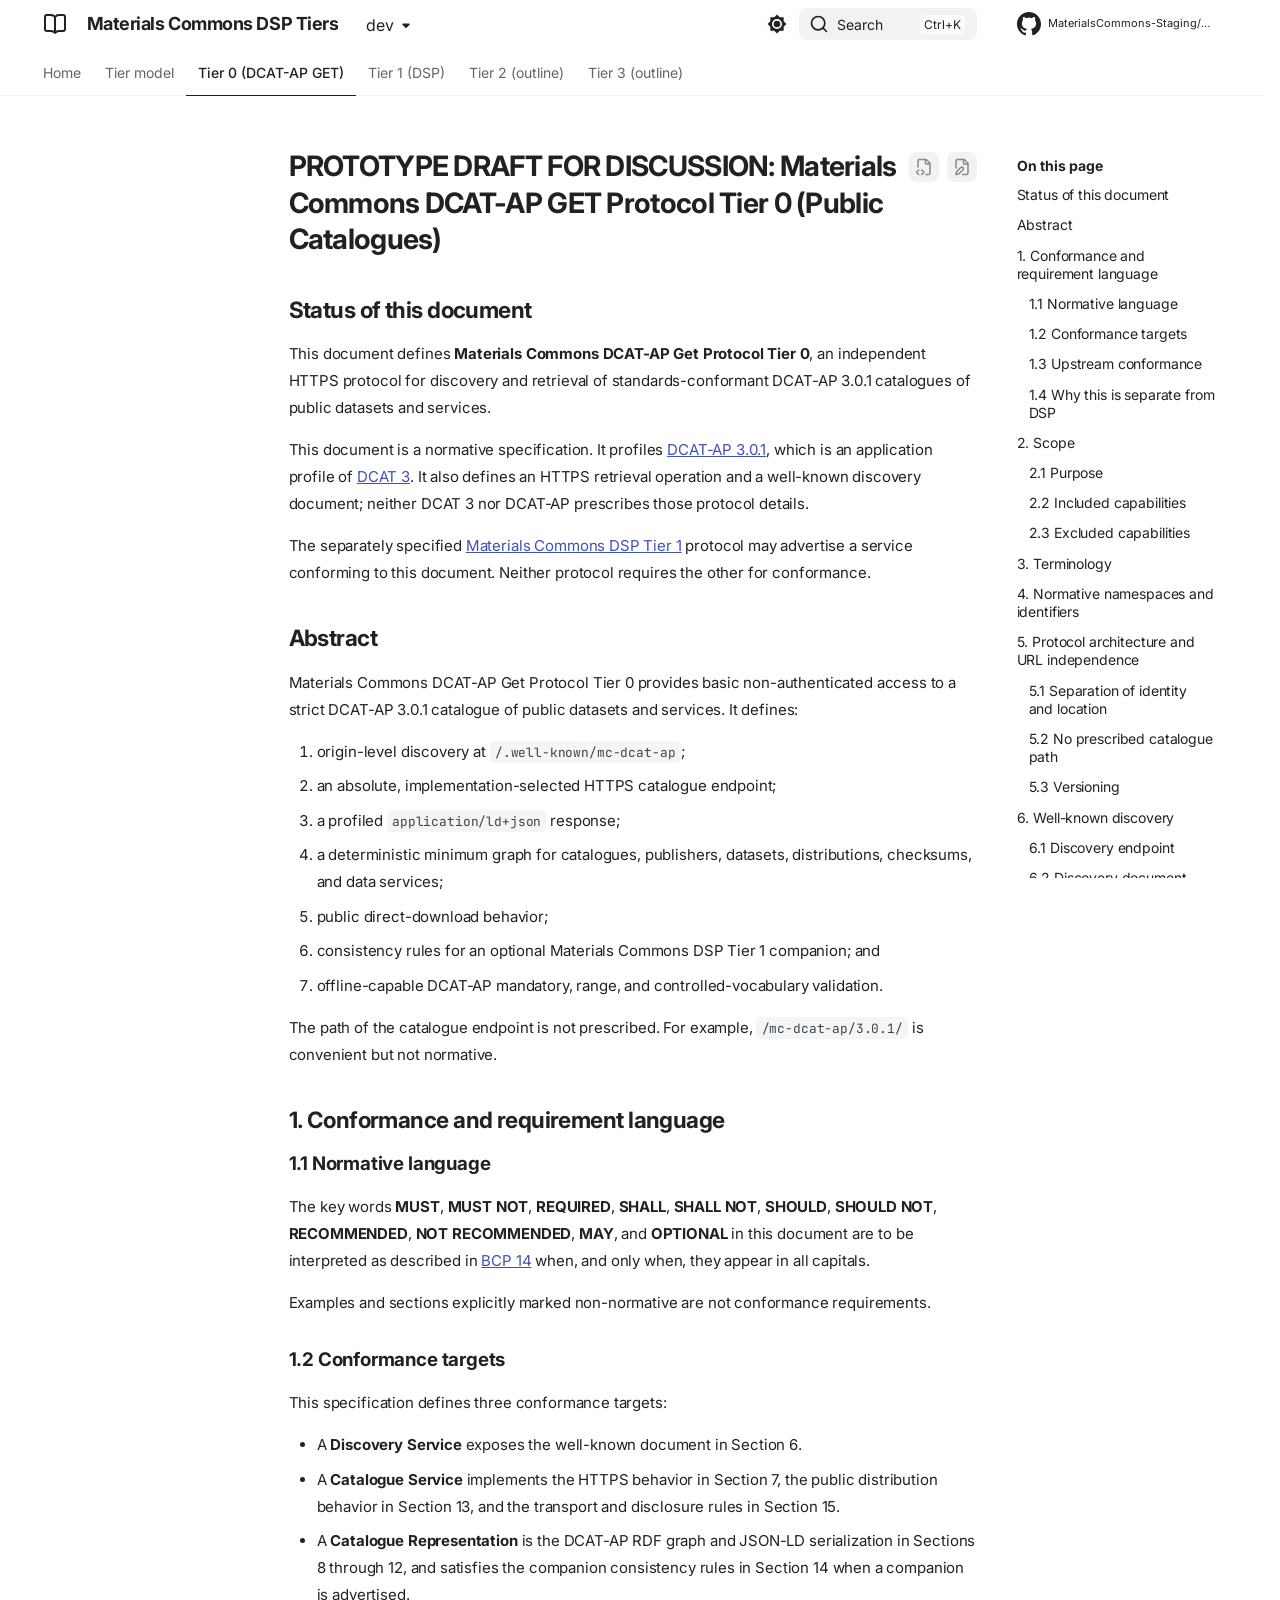
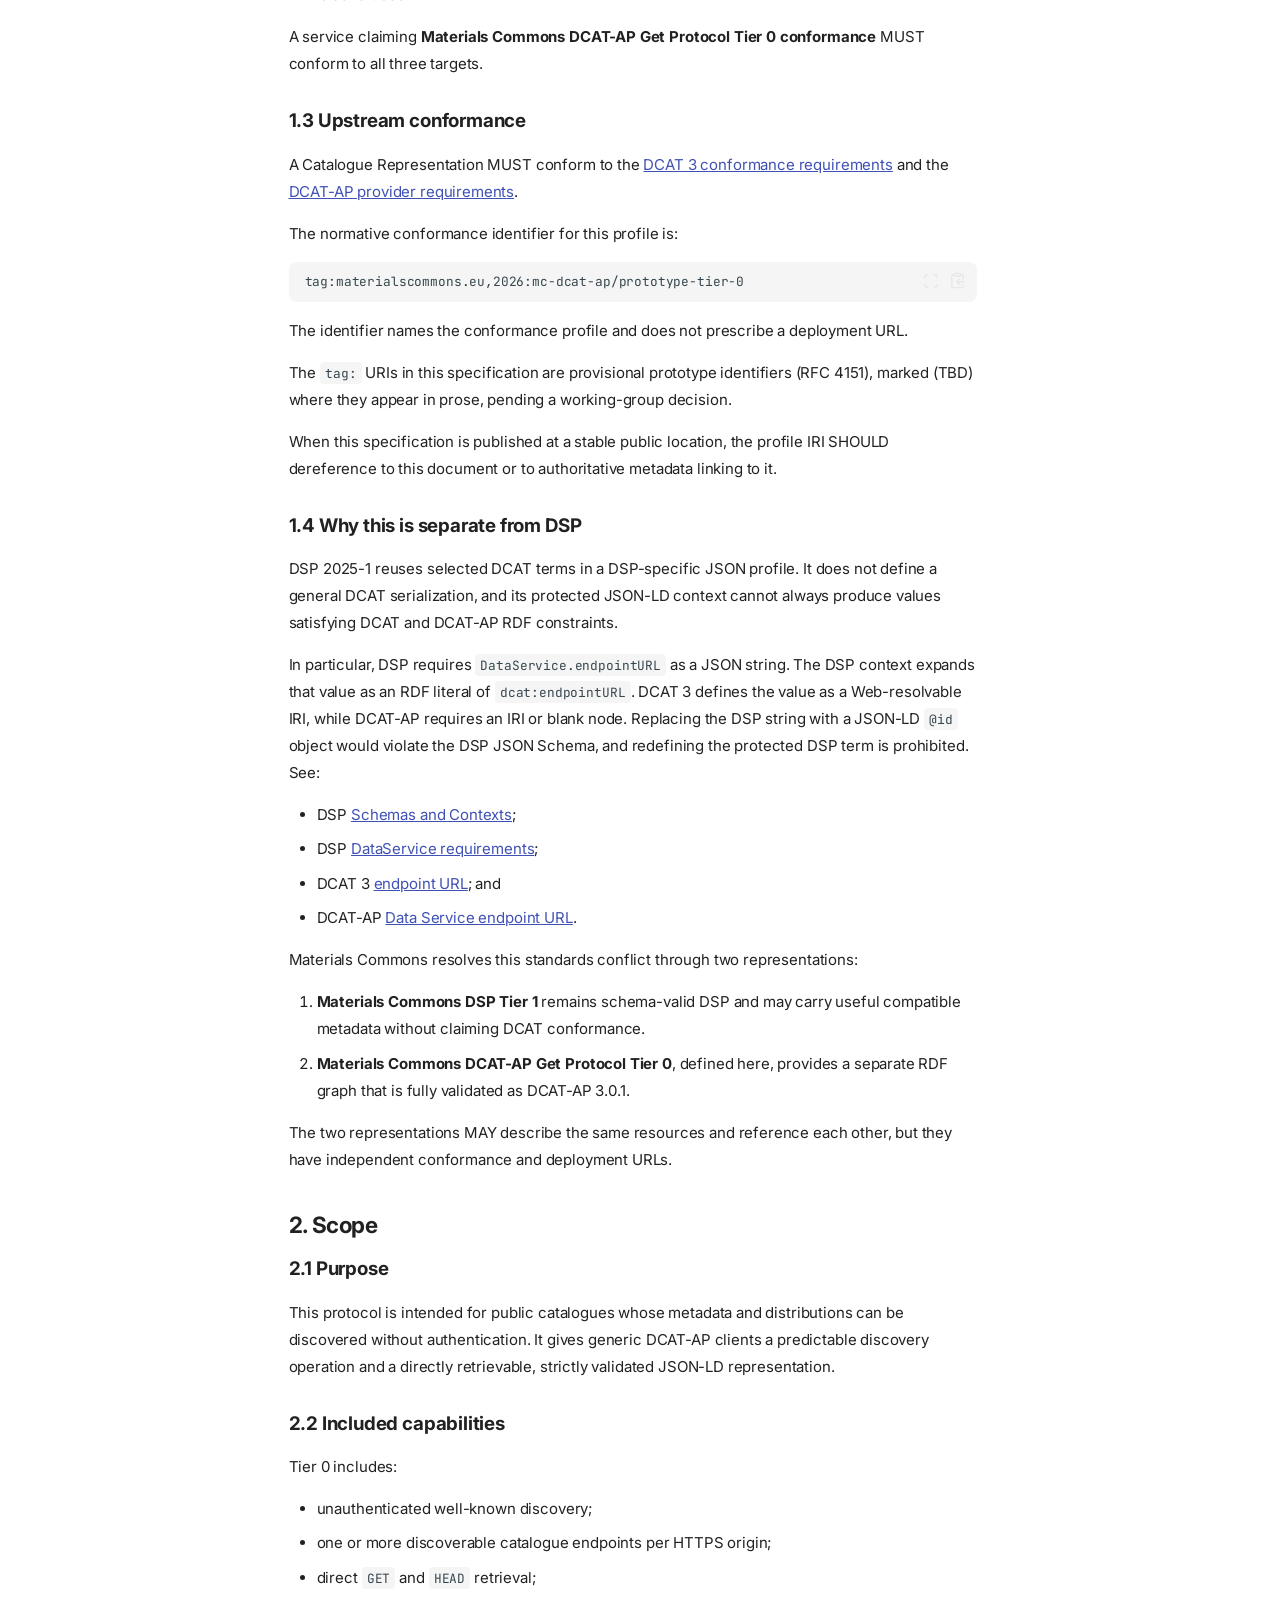
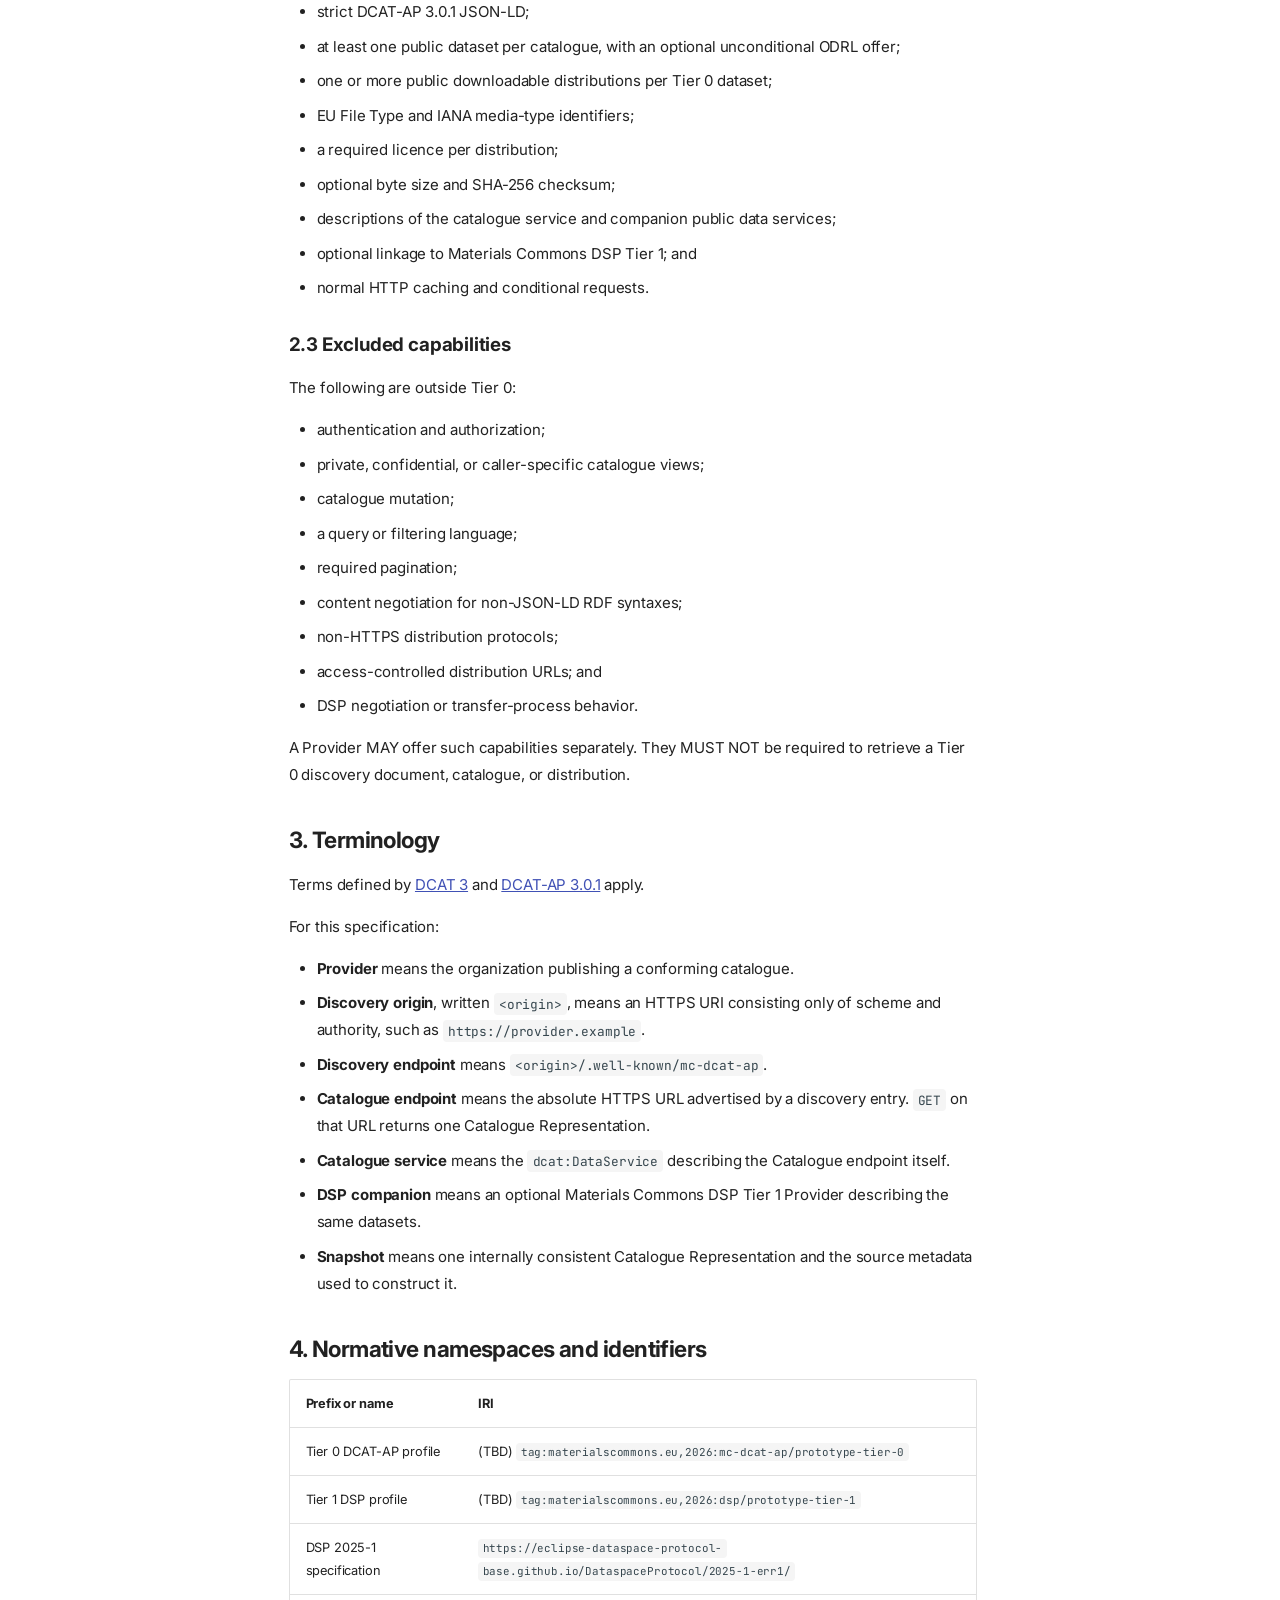
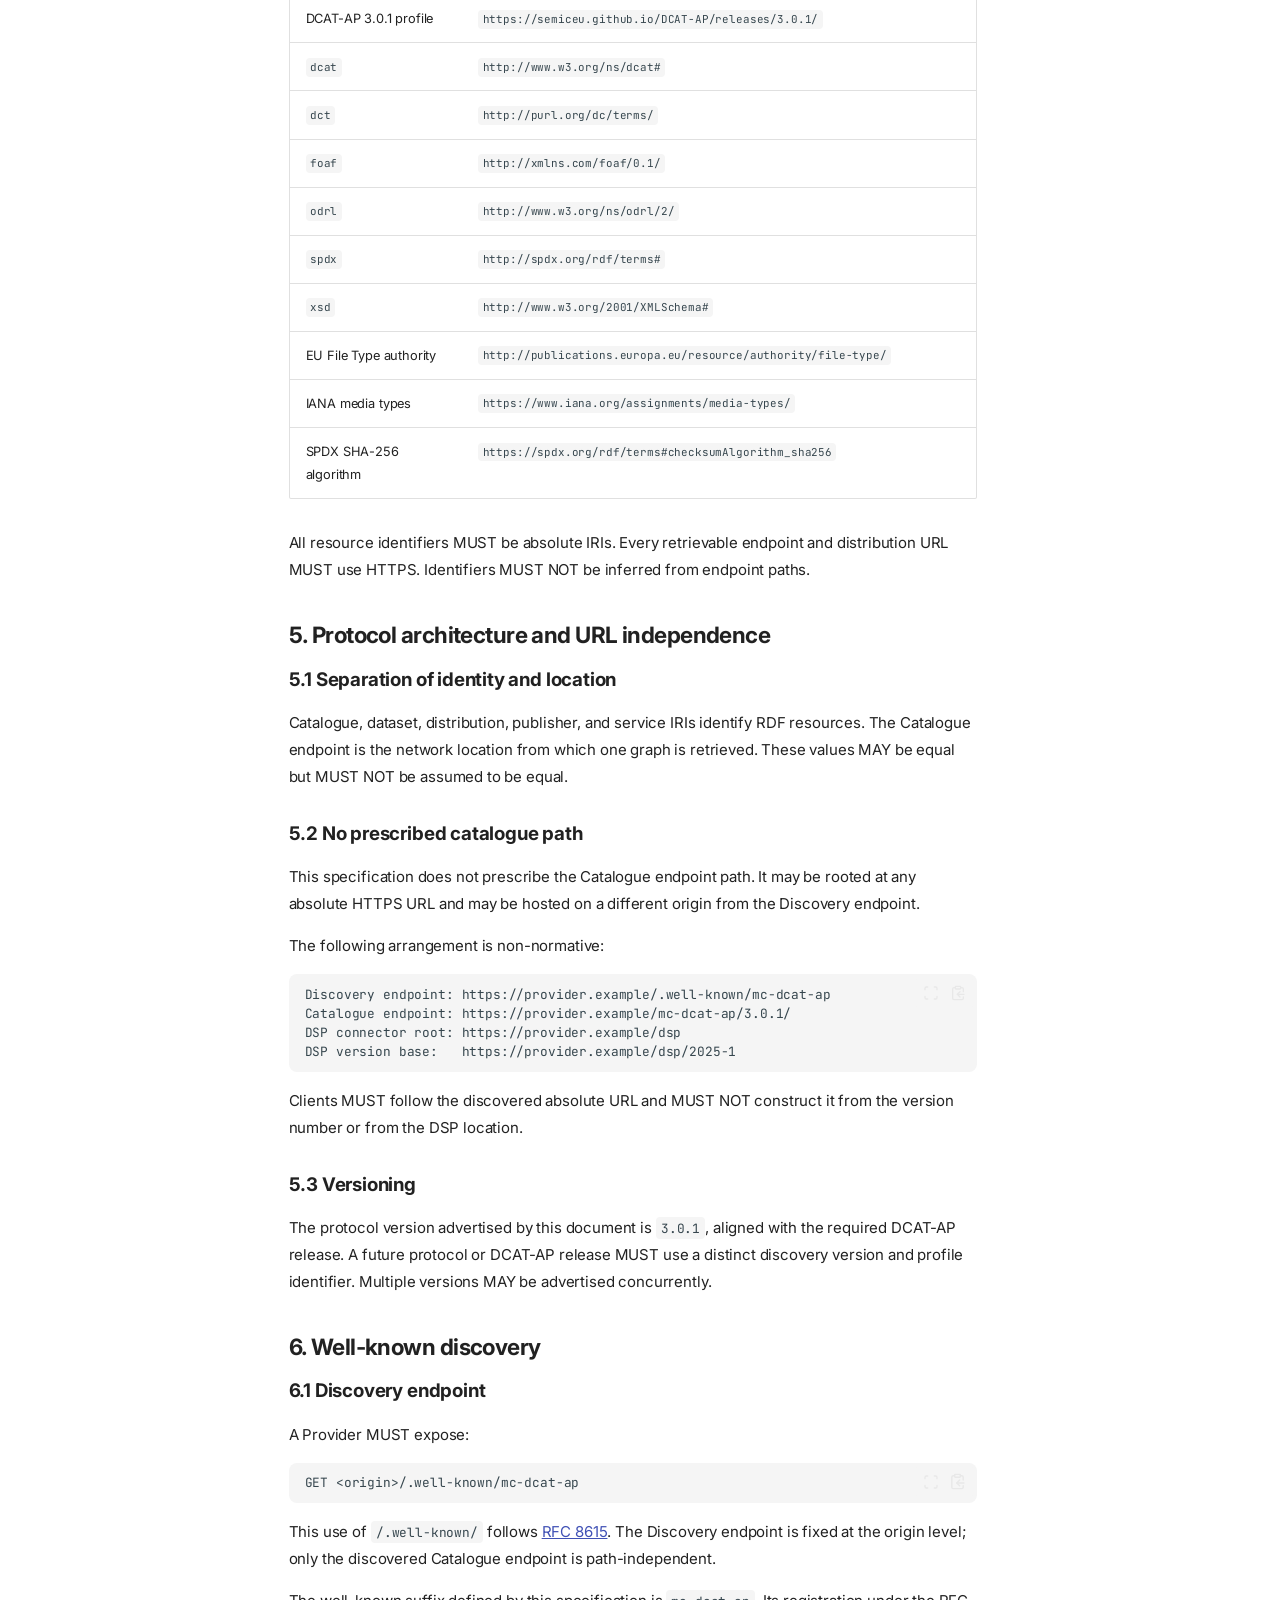
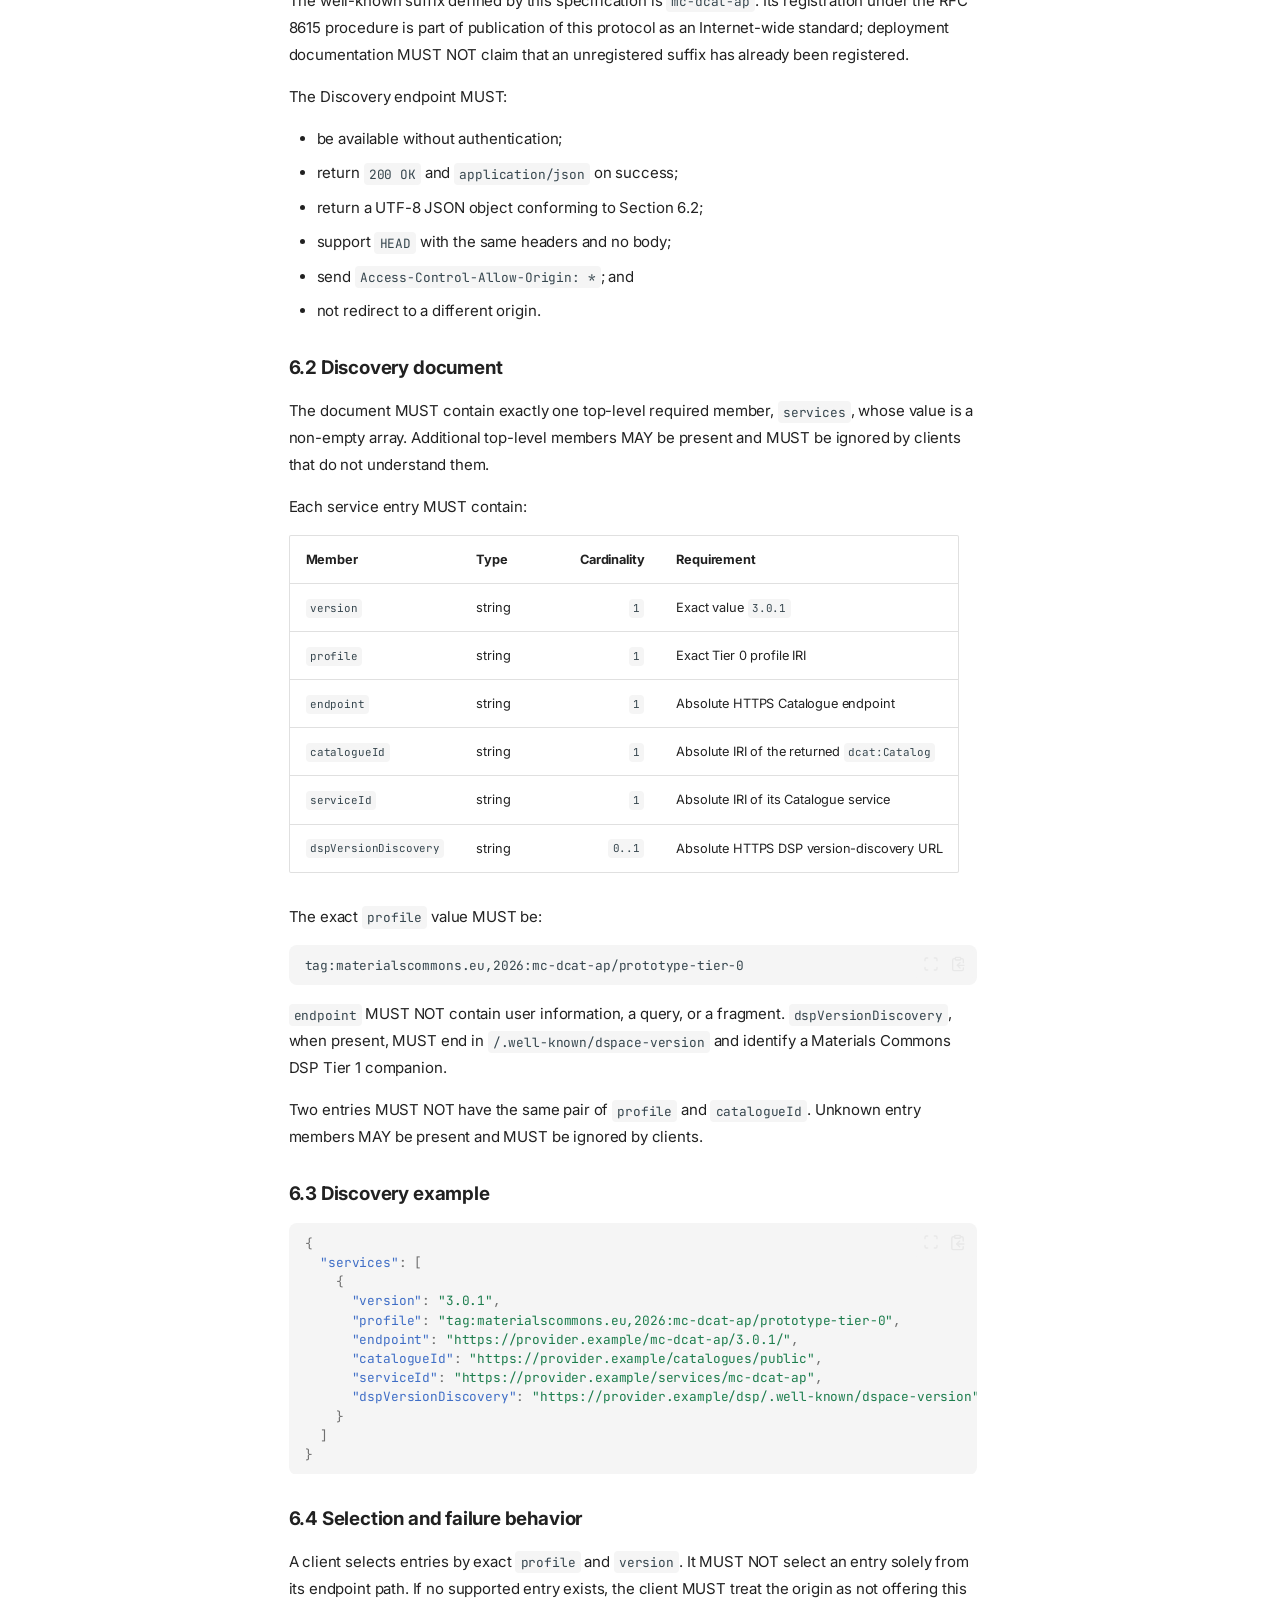
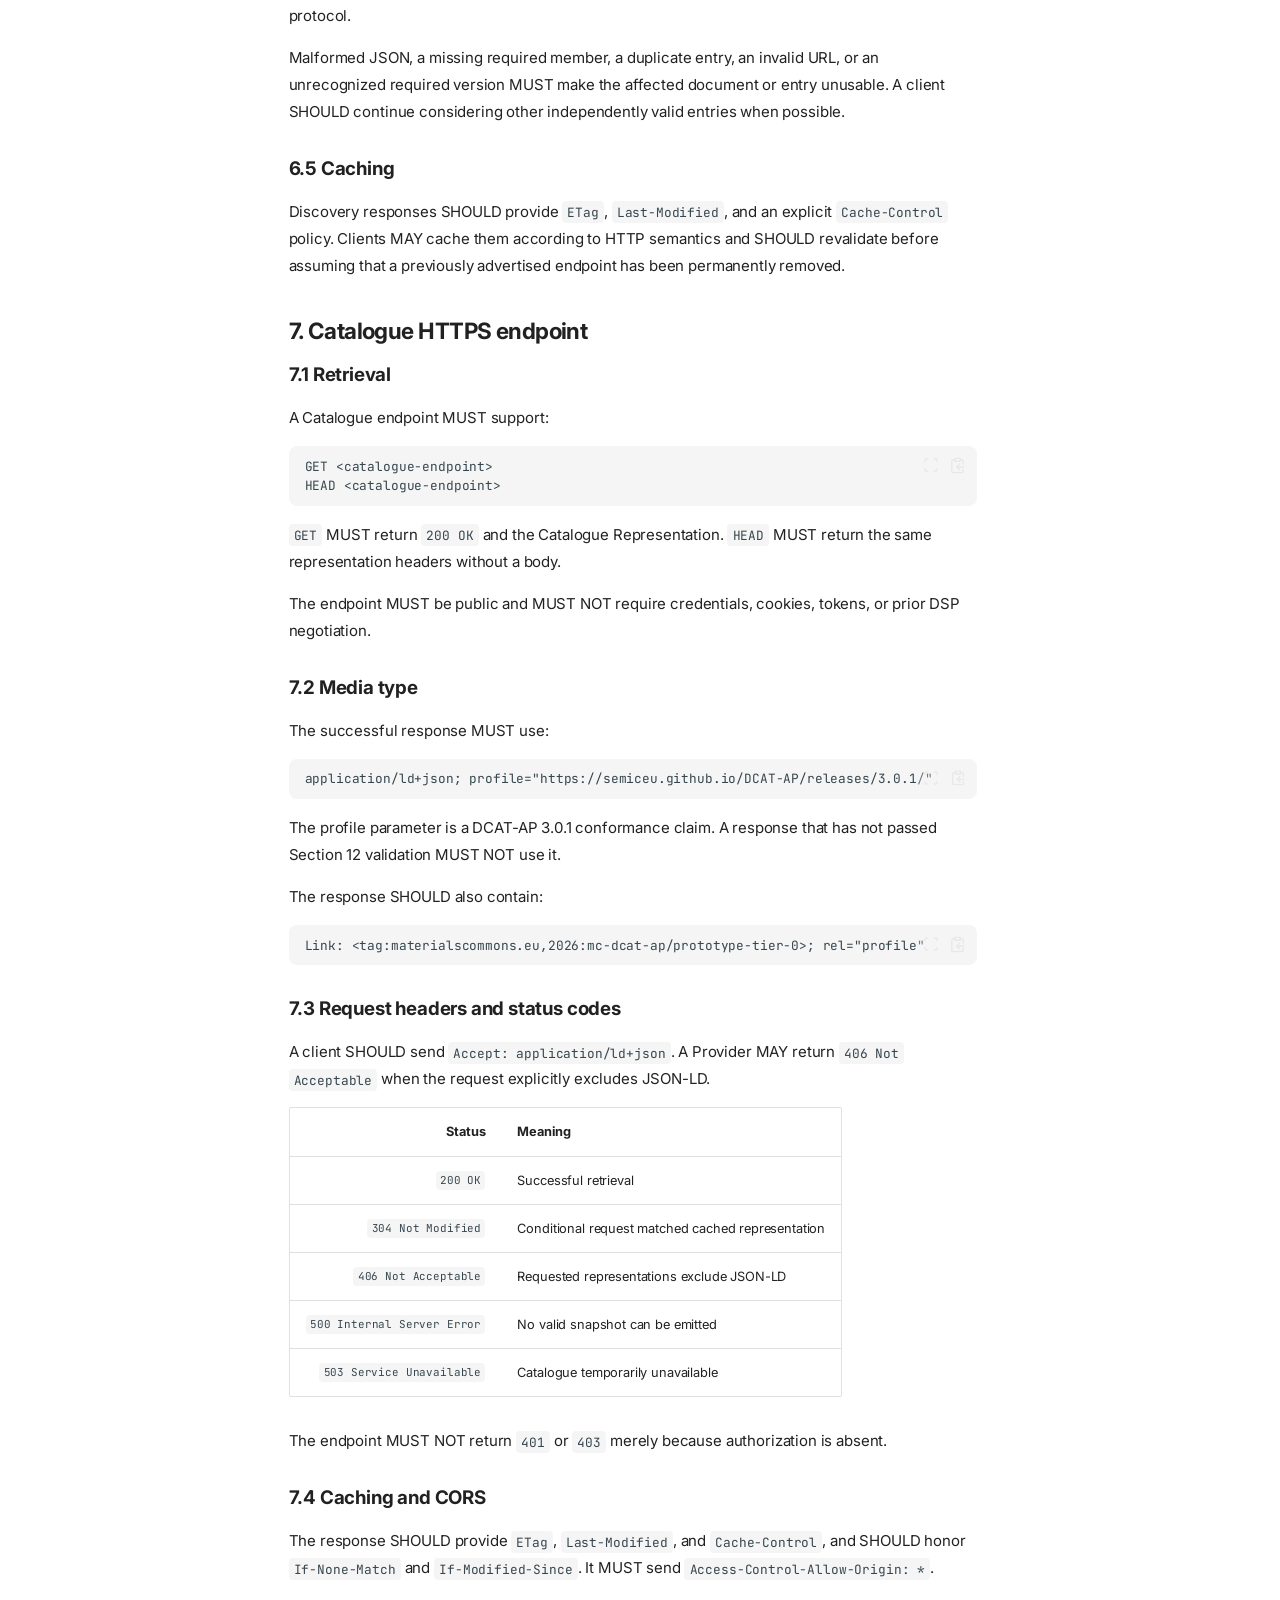
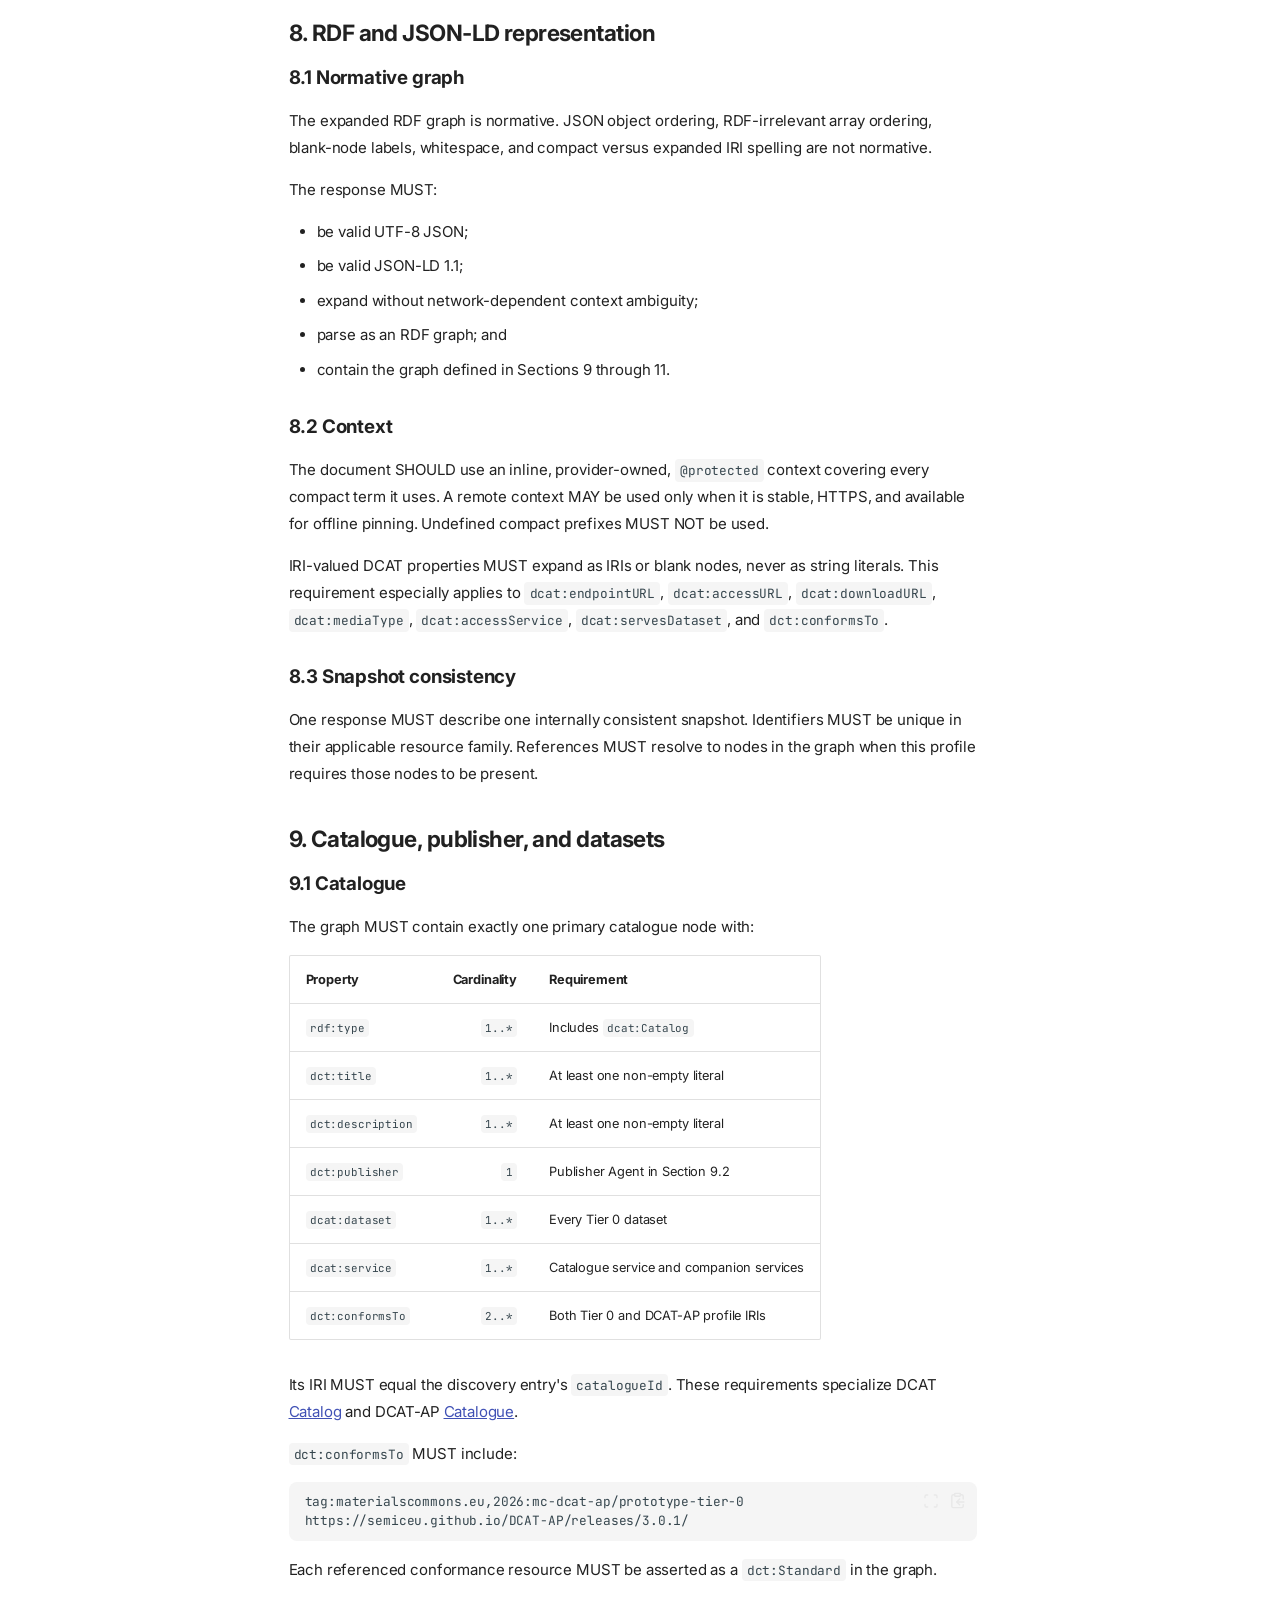
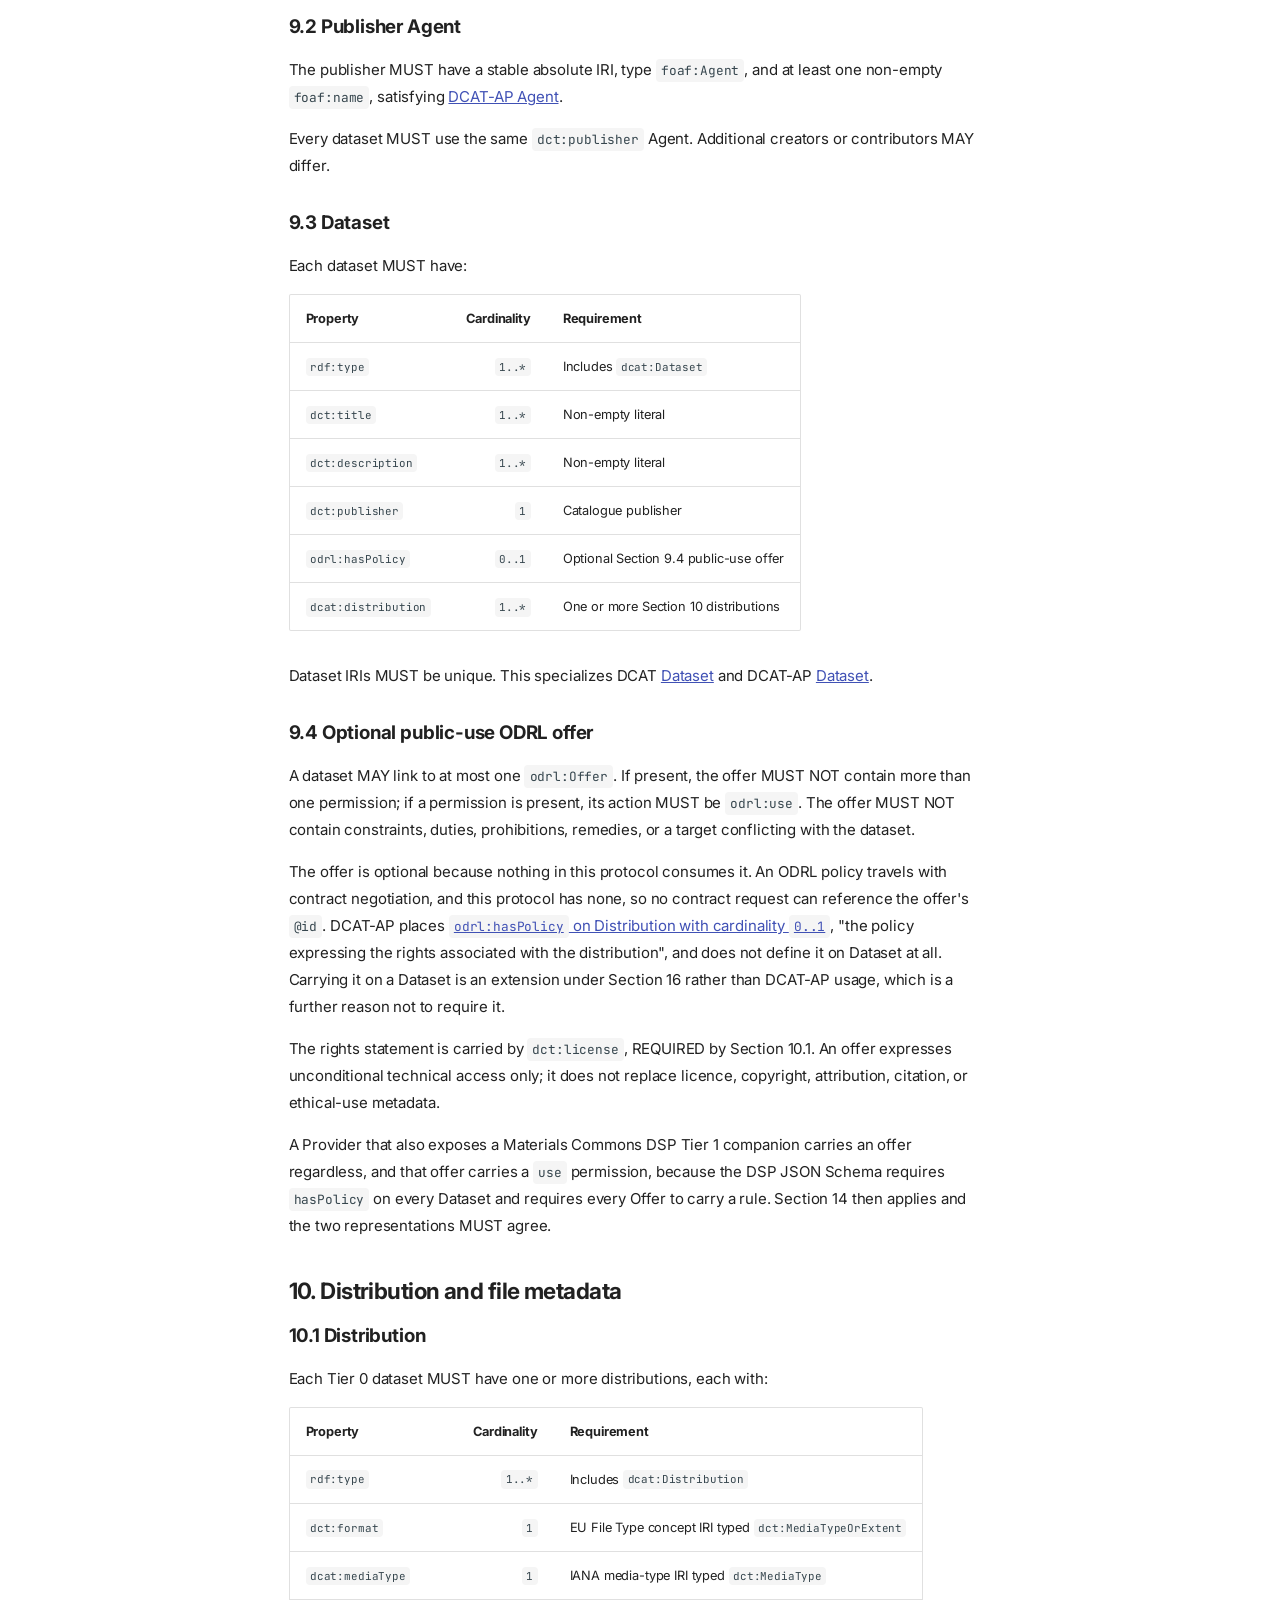
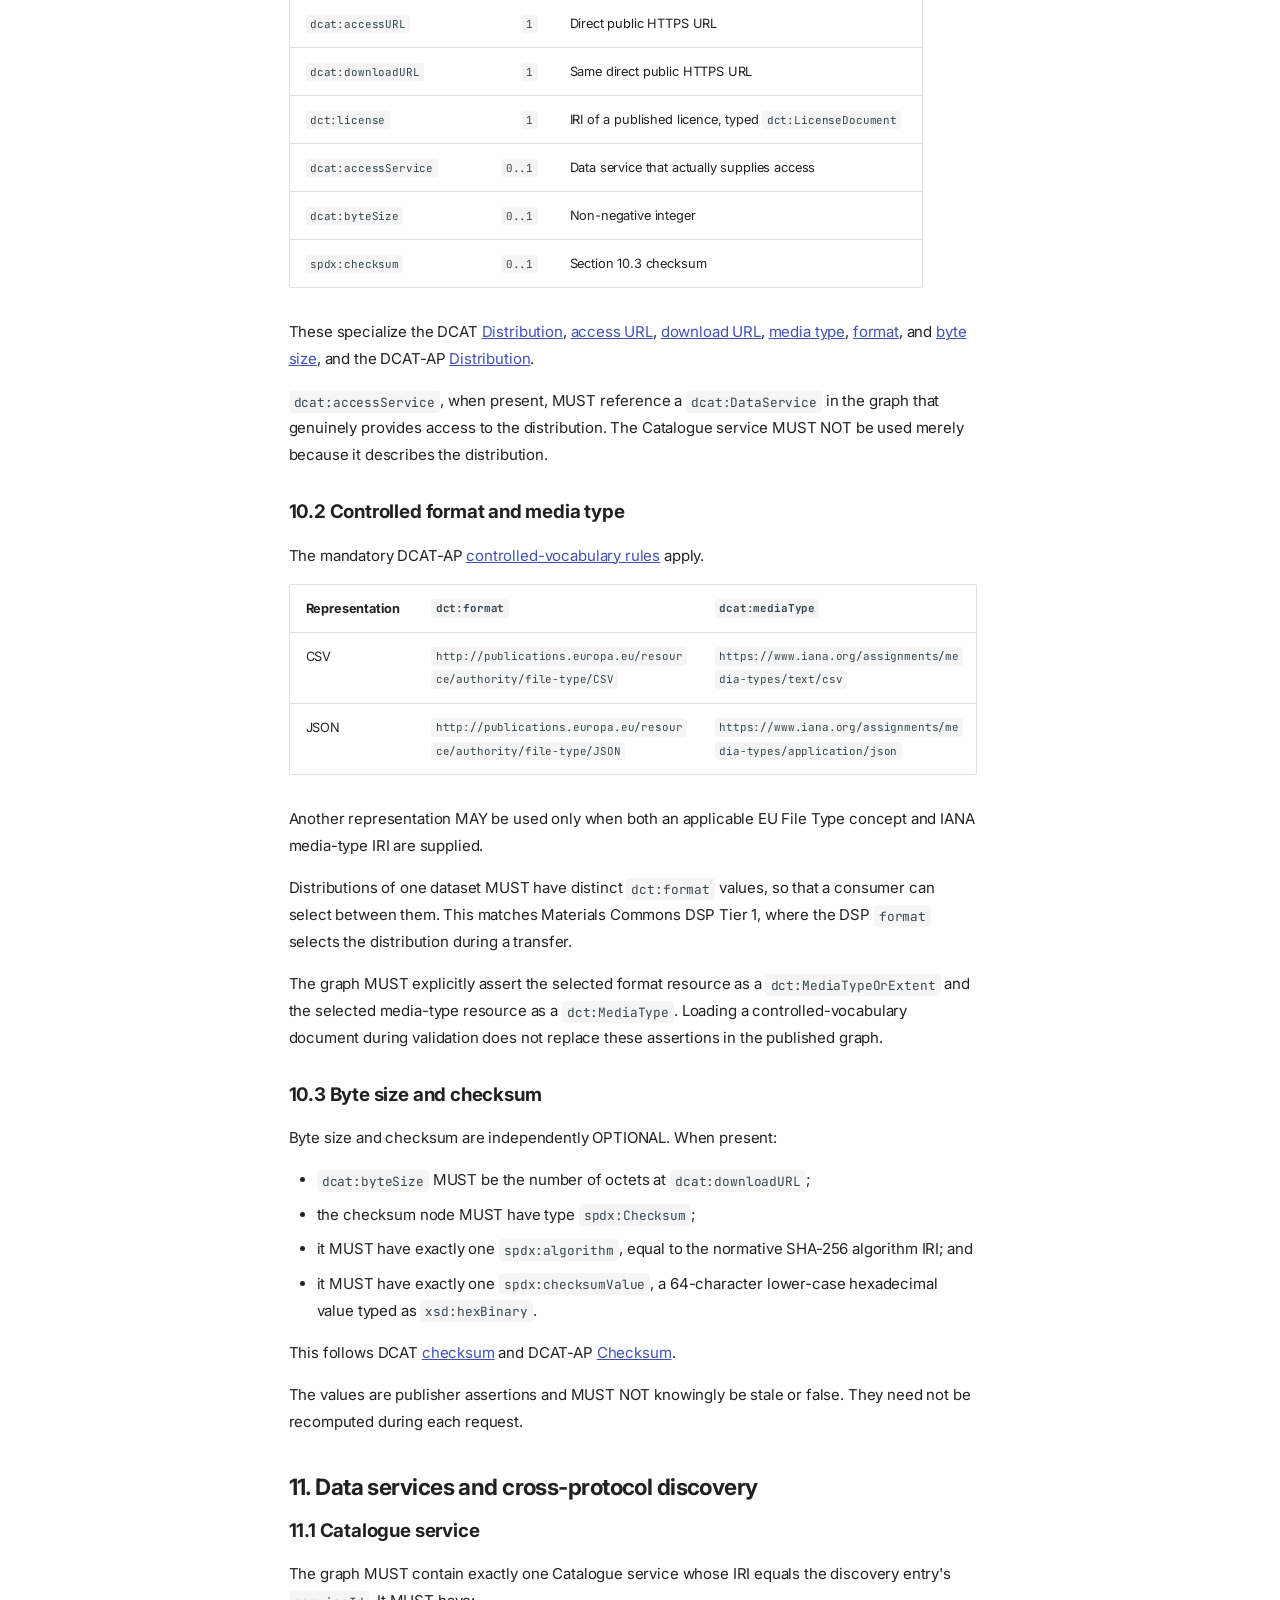
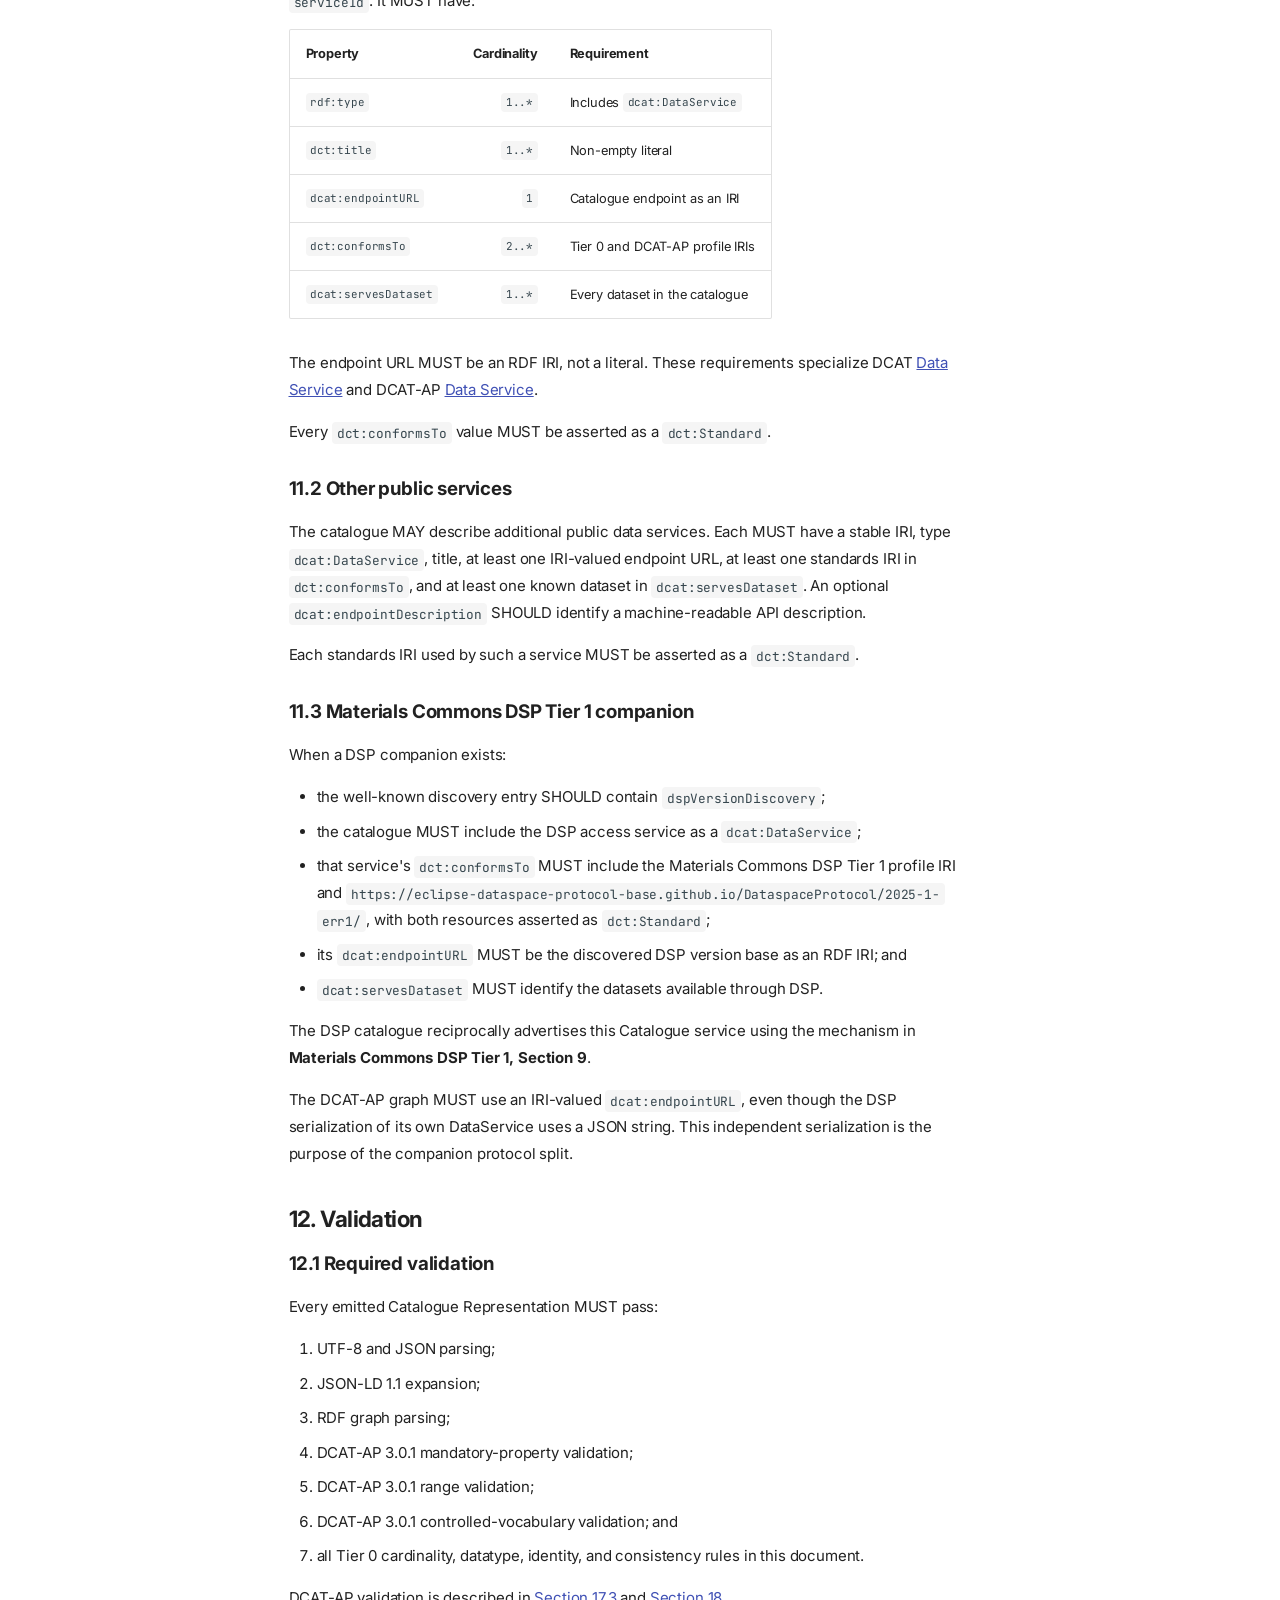
<file: dev/materials-commons-dcat-ap-get-protocol-tier-0/index.html>
<!doctype html>
<html lang="en" class="no-js">
  <head>
    
      <meta charset="utf-8">
      <meta name="viewport" content="width=device-width,initial-scale=1">
      
        <meta name="description" content="Materials Commons tiered profiles of the Dataspace Protocol (DSP), DCAT-3 and DCAT-AP">
      
      
        <meta name="author" content="Materials Commons Contributors">
      
      
        <link rel="canonical" href="https://materialscommons-staging.github.io/mc-dsp-tiers/dev/materials-commons-dcat-ap-get-protocol-tier-0/">
      
      
      
        <link rel="prev" href="../tiers/">
      
      
        <link rel="next" href="../materials-commons-dsp-tier1/">
      
      
        
      
      
      <link rel="icon" href="../assets/images/favicon.png">
      <meta name="generator" content="zensical-0.1.0">
    
    
      
        <title>Tier 0 (DCAT-AP GET) - Materials Commons DSP Tiers</title>
      
    
    
      
        
      
      <link rel="stylesheet" href="../assets/stylesheets/modern/main.4ab2de0c.min.css">
      
        
          
        
        <link rel="stylesheet" href="../assets/stylesheets/modern/palette.b60ce83d.min.css">
      
      


    
    
      
    
    
      
        
        
        <link rel="preconnect" href="https://fonts.gstatic.com" crossorigin>
        <link rel="stylesheet" href="https://fonts.googleapis.com/css?family=Inter:300,300i,400,400i,500,500i,700,700i%7CJetBrains+Mono:400,400i,700,700i&amp;display=fallback">
        <style>:root{--md-text-font:"Inter";--md-code-font:"JetBrains Mono"}</style>
      
    
    
      <link rel="stylesheet" href="../stylesheets/extra.css">
    
    <script>__md_scope=new URL("..",location),__md_scope.pathname.endsWith("/")||(__md_scope=new URL(__md_scope.pathname+"/",location)),__md_hash=e=>[...e].reduce(((e,t)=>(e<<5)-e+t.charCodeAt(0)),0),__md_get=(e,t=localStorage,_=__md_scope)=>JSON.parse(t.getItem(_.pathname+"."+e)),__md_set=(e,t,_=localStorage,a=__md_scope)=>{try{_.setItem(a.pathname+"."+e,JSON.stringify(t))}catch(e){}},document.documentElement.setAttribute("data-platform",navigator.platform)</script>
    
      

    
    
  </head>
  
  
    
    
      
    
    
    
    
    <body dir="ltr" data-md-color-scheme="default" data-md-color-primary="white" data-md-color-accent="deep-orange">
  
    
    <input class="md-toggle" data-md-toggle="drawer" type="checkbox" id="__drawer" autocomplete="off">
    <input class="md-toggle" data-md-toggle="search" type="checkbox" id="__search" autocomplete="off">
    <label class="md-overlay" for="__drawer" aria-hidden="true"></label>
    <div data-md-component="skip">
      <a href="#__skip" class="md-skip">
        Skip to content
      </a>
    </div>
    <div data-md-component="announce">
      
    </div>
    
      <div data-md-color-scheme="default" data-md-component="outdated" hidden>
        
      </div>
    
    
      

<header class="md-header" data-md-component="header">
  <nav class="md-header__inner md-grid" aria-label="Header">
    <a href="./.." title="Materials Commons DSP Tiers" class="md-header__button md-logo" aria-label="Materials Commons DSP Tiers" data-md-component="logo">
      
  
  <svg xmlns="http://www.w3.org/2000/svg" fill="none" stroke="currentColor" stroke-linecap="round" stroke-linejoin="round" stroke-width="2" class="lucide lucide-book-open" viewBox="0 0 24 24"><path d="M12 5v16M20.001 19A2 2 0 0 0 22 17V5a2 2 0 0 0-1.999-2L16 3.002A5 5 0 0 0 12 5a5 5 0 0 0-4-2H4a2 2 0 0 0-2 2v12a2 2 0 0 0 1.999 2H8a5 5 0 0 1 4 2 5 5 0 0 1 4-2z"/></svg>

    </a>
    <label class="md-header__button md-icon" for="__drawer">
      
      <svg xmlns="http://www.w3.org/2000/svg" fill="none" stroke="currentColor" stroke-linecap="round" stroke-linejoin="round" stroke-width="2" class="lucide lucide-menu" viewBox="0 0 24 24"><path d="M4 5h16M4 12h16M4 19h16"/></svg>
      <span class="md-visually-hidden">Navigation</span>
    </label>
    <div class="md-header__title" data-md-component="header-title">
      <div class="md-header__ellipsis">
        <div class="md-header__topic">
          <span class="md-ellipsis">
            Materials Commons DSP Tiers
          </span>
        </div>
        <div class="md-header__topic" data-md-component="header-topic">
          <span class="md-ellipsis">
            
              Tier 0 (DCAT-AP GET)
            
          </span>
        </div>
      </div>
    </div>
    
      
        <form class="md-header__option" data-md-component="palette">
  
    
    
    
    <input class="md-option" data-md-color-media="(prefers-color-scheme: light)" data-md-color-scheme="default" data-md-color-primary="white" data-md-color-accent="deep-orange"  aria-label="Switch to dark mode"  type="radio" name="__palette" id="__palette_0">
    
      <label class="md-header__button md-icon" title="Switch to dark mode" for="__palette_1" hidden>
        <svg xmlns="http://www.w3.org/2000/svg" viewBox="0 0 24 24"><path d="M12 8a4 4 0 0 0-4 4 4 4 0 0 0 4 4 4 4 0 0 0 4-4 4 4 0 0 0-4-4m0 10a6 6 0 0 1-6-6 6 6 0 0 1 6-6 6 6 0 0 1 6 6 6 6 0 0 1-6 6m8-9.31V4h-4.69L12 .69 8.69 4H4v4.69L.69 12 4 15.31V20h4.69L12 23.31 15.31 20H20v-4.69L23.31 12z"/></svg>
      </label>
    
  
    
    
    
    <input class="md-option" data-md-color-media="(prefers-color-scheme: dark)" data-md-color-scheme="slate" data-md-color-primary="black" data-md-color-accent="deep-orange"  aria-label="Switch to system preference"  type="radio" name="__palette" id="__palette_1">
    
      <label class="md-header__button md-icon" title="Switch to system preference" for="__palette_0" hidden>
        <svg xmlns="http://www.w3.org/2000/svg" viewBox="0 0 24 24"><path d="M12 18c-.89 0-1.74-.2-2.5-.55C11.56 16.5 13 14.42 13 12s-1.44-4.5-3.5-5.45C10.26 6.2 11.11 6 12 6a6 6 0 0 1 6 6 6 6 0 0 1-6 6m8-9.31V4h-4.69L12 .69 8.69 4H4v4.69L.69 12 4 15.31V20h4.69L12 23.31 15.31 20H20v-4.69L23.31 12z"/></svg>
      </label>
    
  
</form>
      
    
    
      <script>var palette=__md_get("__palette");if(palette&&palette.color){if("(prefers-color-scheme)"===palette.color.media){var media=matchMedia("(prefers-color-scheme: light)"),input=document.querySelector(media.matches?"[data-md-color-media='(prefers-color-scheme: light)']":"[data-md-color-media='(prefers-color-scheme: dark)']");palette.color.media=input.getAttribute("data-md-color-media"),palette.color.scheme=input.getAttribute("data-md-color-scheme"),palette.color.primary=input.getAttribute("data-md-color-primary"),palette.color.accent=input.getAttribute("data-md-color-accent")}for(var[key,value]of Object.entries(palette.color))document.body.setAttribute("data-md-color-"+key,value)}</script>
    
    
    
      
      
        <label class="md-header__button md-icon" for="__search">
          
          <svg xmlns="http://www.w3.org/2000/svg" fill="none" stroke="currentColor" stroke-linecap="round" stroke-linejoin="round" stroke-width="2" class="lucide lucide-search" viewBox="0 0 24 24"><path d="m21 21-4.34-4.34"/><circle cx="11" cy="11" r="8"/></svg>
          <span class="md-visually-hidden">Search</span>
        </label>
        <div class="md-search" data-md-component="search" role="dialog" aria-label="Search">
  <button type="button" class="md-search__button">
    Search
  </button>
</div>
      
    
    <div class="md-header__source">
      
        <a href="https://github.com/MaterialsCommons-Staging/mc-dsp-tiers" title="Go to repository" class="md-source" data-md-component="source">
  <div class="md-source__icon md-icon">
    
    <svg xmlns="http://www.w3.org/2000/svg" viewBox="0 0 512 512"><!--! Font Awesome Free 7.3.1 by @fontawesome - https://fontawesome.com License - https://fontawesome.com/license/free (Icons: CC BY 4.0, Fonts: SIL OFL 1.1, Code: MIT License) Copyright 2026 Fonticons, Inc.--><path fill="currentColor" d="M216.5 362.5c-66-8-112.5-55.5-112.5-117 0-25 9-52 24-70-6.5-16.5-5.5-51.5 2-66 20-2.5 47 8 63 22.5 19-6 39-9 63.5-9s44.5 3 62.5 8.5c15.5-14 43-24.5 63-22 7 13.5 8 48.5 1.5 65.5 16 19 24.5 44.5 24.5 70.5 0 61.5-46.5 108-113.5 116.5 17 11 28.5 35 28.5 62.5v52c0 15 12.5 23.5 27.5 17.5C441 459.5 512 369 512 257 512 115.5 397 0 255.5 0S0 115.5 0 257c0 111 70.5 203 165.5 237.5 13.5 5 26.5-4 26.5-17.5v-40c-7 3-16 5-24 5-33 0-52.5-18-66.5-51.5-5.5-13.5-11.5-21.5-23-23-6-.5-8-3-8-6 0-6 10-10.5 20-10.5 14.5 0 27 9 40 27.5 10 14.5 20.5 21 33 21s20.5-4.5 32-16c8.5-8.5 15-16 21-21"/></svg>
  </div>
  <div class="md-source__repository">
    MaterialsCommons-Staging/mc-dsp-tiers
  </div>
</a>
      
    </div>
  </nav>
  
</header>
    
    <div class="md-container" data-md-component="container">
      
      
        
          
            
<nav class="md-tabs" aria-label="Tabs" data-md-component="tabs">
  <div class="md-grid">
    <ul class="md-tabs__list">
      
        
  
  
  
  
    <li class="md-tabs__item">
      <a href="./.." class="md-tabs__link">
        
  
  Home

      </a>
    </li>
  

      
        
  
  
  
  
    <li class="md-tabs__item">
      <a href="../tiers/" class="md-tabs__link">
        
  
  Tier model

      </a>
    </li>
  

      
        
  
  
  
    
  
  
    <li class="md-tabs__item md-tabs__item--active">
      <a href="././" class="md-tabs__link">
        
  
  Tier 0 (DCAT-AP GET)

      </a>
    </li>
  

      
        
  
  
  
  
    <li class="md-tabs__item">
      <a href="../materials-commons-dsp-tier1/" class="md-tabs__link">
        
  
  Tier 1 (DSP)

      </a>
    </li>
  

      
        
  
  
  
  
    <li class="md-tabs__item">
      <a href="../materials-commons-dsp-tier2/" class="md-tabs__link">
        
  
  Tier 2 (outline)

      </a>
    </li>
  

      
        
  
  
  
  
    <li class="md-tabs__item">
      <a href="../materials-commons-dsp-tier3/" class="md-tabs__link">
        
  
  Tier 3 (outline)

      </a>
    </li>
  

      
    </ul>
  </div>
</nav>
          
        
      
      <main class="md-main" data-md-component="main">
        <div class="md-main__inner md-grid">
          
            
              
              <div class="md-sidebar md-sidebar--primary" data-md-component="sidebar" data-md-type="navigation" >
                <div class="md-sidebar__scrollwrap">
                  <div class="md-sidebar__inner">
                    


  


<nav class="md-nav md-nav--primary md-nav--lifted" aria-label="Navigation" data-md-level="0">
  <label class="md-nav__title" for="__drawer">
    <a href="./.." title="Materials Commons DSP Tiers" class="md-nav__button md-logo" aria-label="Materials Commons DSP Tiers" data-md-component="logo">
      
  
  <svg xmlns="http://www.w3.org/2000/svg" fill="none" stroke="currentColor" stroke-linecap="round" stroke-linejoin="round" stroke-width="2" class="lucide lucide-book-open" viewBox="0 0 24 24"><path d="M12 5v16M20.001 19A2 2 0 0 0 22 17V5a2 2 0 0 0-1.999-2L16 3.002A5 5 0 0 0 12 5a5 5 0 0 0-4-2H4a2 2 0 0 0-2 2v12a2 2 0 0 0 1.999 2H8a5 5 0 0 1 4 2 5 5 0 0 1 4-2z"/></svg>

    </a>
    Materials Commons DSP Tiers
  </label>
  
    <div class="md-nav__source">
      <a href="https://github.com/MaterialsCommons-Staging/mc-dsp-tiers" title="Go to repository" class="md-source" data-md-component="source">
  <div class="md-source__icon md-icon">
    
    <svg xmlns="http://www.w3.org/2000/svg" viewBox="0 0 512 512"><!--! Font Awesome Free 7.3.1 by @fontawesome - https://fontawesome.com License - https://fontawesome.com/license/free (Icons: CC BY 4.0, Fonts: SIL OFL 1.1, Code: MIT License) Copyright 2026 Fonticons, Inc.--><path fill="currentColor" d="M216.5 362.5c-66-8-112.5-55.5-112.5-117 0-25 9-52 24-70-6.5-16.5-5.5-51.5 2-66 20-2.5 47 8 63 22.5 19-6 39-9 63.5-9s44.5 3 62.5 8.5c15.5-14 43-24.5 63-22 7 13.5 8 48.5 1.5 65.5 16 19 24.5 44.5 24.5 70.5 0 61.5-46.5 108-113.5 116.5 17 11 28.5 35 28.5 62.5v52c0 15 12.5 23.5 27.5 17.5C441 459.5 512 369 512 257 512 115.5 397 0 255.5 0S0 115.5 0 257c0 111 70.5 203 165.5 237.5 13.5 5 26.5-4 26.5-17.5v-40c-7 3-16 5-24 5-33 0-52.5-18-66.5-51.5-5.5-13.5-11.5-21.5-23-23-6-.5-8-3-8-6 0-6 10-10.5 20-10.5 14.5 0 27 9 40 27.5 10 14.5 20.5 21 33 21s20.5-4.5 32-16c8.5-8.5 15-16 21-21"/></svg>
  </div>
  <div class="md-source__repository">
    MaterialsCommons-Staging/mc-dsp-tiers
  </div>
</a>
    </div>
  
  <ul class="md-nav__list" data-md-scrollfix>
    
      
      
  
  
  
  
    <li class="md-nav__item">
      <a href="./.." class="md-nav__link">
        
  
  
  <span class="md-ellipsis">
    
  
  Home

    
  </span>
  
  

      </a>
    </li>
  

    
      
      
  
  
  
  
    <li class="md-nav__item">
      <a href="../tiers/" class="md-nav__link">
        
  
  
  <span class="md-ellipsis">
    
  
  Tier model

    
  </span>
  
  

      </a>
    </li>
  

    
      
      
  
  
    
  
  
  
    <li class="md-nav__item md-nav__item--active">
      
      
      
      
        
      
      
        <label class="md-nav__link md-nav__link--active" for="__toc">
          
  
  
  <span class="md-ellipsis">
    
  
  Tier 0 (DCAT-AP GET)

    
  </span>
  
  

          <span class="md-nav__icon md-icon"></span>
        </label>
      
      <a href="././" class="md-nav__link md-nav__link--active">
        
  
  
  <span class="md-ellipsis">
    
  
  Tier 0 (DCAT-AP GET)

    
  </span>
  
  

      </a>
      
        


<nav class="md-nav md-nav--secondary" aria-label="On this page">
  
  
  
    
  
  
    <label class="md-nav__title" for="__toc">
      <span class="md-nav__icon md-icon"></span>
      On this page
    </label>
    <ul class="md-nav__list" data-md-component="toc" data-md-scrollfix>
      
        <li class="md-nav__item">
  <a href="#status-of-this-document" class="md-nav__link">
    <span class="md-ellipsis">
      <span class="md-typeset">
        Status of this document
      </span>
    </span>
  </a>
  
</li>
      
        <li class="md-nav__item">
  <a href="#abstract" class="md-nav__link">
    <span class="md-ellipsis">
      <span class="md-typeset">
        Abstract
      </span>
    </span>
  </a>
  
</li>
      
        <li class="md-nav__item">
  <a href="#1-conformance-and-requirement-language" class="md-nav__link">
    <span class="md-ellipsis">
      <span class="md-typeset">
        1. Conformance and requirement language
      </span>
    </span>
  </a>
  
    <nav class="md-nav" aria-label="1. Conformance and requirement language">
      <ul class="md-nav__list">
        
          <li class="md-nav__item">
  <a href="#11-normative-language" class="md-nav__link">
    <span class="md-ellipsis">
      <span class="md-typeset">
        1.1 Normative language
      </span>
    </span>
  </a>
  
</li>
        
          <li class="md-nav__item">
  <a href="#12-conformance-targets" class="md-nav__link">
    <span class="md-ellipsis">
      <span class="md-typeset">
        1.2 Conformance targets
      </span>
    </span>
  </a>
  
</li>
        
          <li class="md-nav__item">
  <a href="#13-upstream-conformance" class="md-nav__link">
    <span class="md-ellipsis">
      <span class="md-typeset">
        1.3 Upstream conformance
      </span>
    </span>
  </a>
  
</li>
        
          <li class="md-nav__item">
  <a href="#14-why-this-is-separate-from-dsp" class="md-nav__link">
    <span class="md-ellipsis">
      <span class="md-typeset">
        1.4 Why this is separate from DSP
      </span>
    </span>
  </a>
  
</li>
        
      </ul>
    </nav>
  
</li>
      
        <li class="md-nav__item">
  <a href="#2-scope" class="md-nav__link">
    <span class="md-ellipsis">
      <span class="md-typeset">
        2. Scope
      </span>
    </span>
  </a>
  
    <nav class="md-nav" aria-label="2. Scope">
      <ul class="md-nav__list">
        
          <li class="md-nav__item">
  <a href="#21-purpose" class="md-nav__link">
    <span class="md-ellipsis">
      <span class="md-typeset">
        2.1 Purpose
      </span>
    </span>
  </a>
  
</li>
        
          <li class="md-nav__item">
  <a href="#22-included-capabilities" class="md-nav__link">
    <span class="md-ellipsis">
      <span class="md-typeset">
        2.2 Included capabilities
      </span>
    </span>
  </a>
  
</li>
        
          <li class="md-nav__item">
  <a href="#23-excluded-capabilities" class="md-nav__link">
    <span class="md-ellipsis">
      <span class="md-typeset">
        2.3 Excluded capabilities
      </span>
    </span>
  </a>
  
</li>
        
      </ul>
    </nav>
  
</li>
      
        <li class="md-nav__item">
  <a href="#3-terminology" class="md-nav__link">
    <span class="md-ellipsis">
      <span class="md-typeset">
        3. Terminology
      </span>
    </span>
  </a>
  
</li>
      
        <li class="md-nav__item">
  <a href="#4-normative-namespaces-and-identifiers" class="md-nav__link">
    <span class="md-ellipsis">
      <span class="md-typeset">
        4. Normative namespaces and identifiers
      </span>
    </span>
  </a>
  
</li>
      
        <li class="md-nav__item">
  <a href="#5-protocol-architecture-and-url-independence" class="md-nav__link">
    <span class="md-ellipsis">
      <span class="md-typeset">
        5. Protocol architecture and URL independence
      </span>
    </span>
  </a>
  
    <nav class="md-nav" aria-label="5. Protocol architecture and URL independence">
      <ul class="md-nav__list">
        
          <li class="md-nav__item">
  <a href="#51-separation-of-identity-and-location" class="md-nav__link">
    <span class="md-ellipsis">
      <span class="md-typeset">
        5.1 Separation of identity and location
      </span>
    </span>
  </a>
  
</li>
        
          <li class="md-nav__item">
  <a href="#52-no-prescribed-catalogue-path" class="md-nav__link">
    <span class="md-ellipsis">
      <span class="md-typeset">
        5.2 No prescribed catalogue path
      </span>
    </span>
  </a>
  
</li>
        
          <li class="md-nav__item">
  <a href="#53-versioning" class="md-nav__link">
    <span class="md-ellipsis">
      <span class="md-typeset">
        5.3 Versioning
      </span>
    </span>
  </a>
  
</li>
        
      </ul>
    </nav>
  
</li>
      
        <li class="md-nav__item">
  <a href="#6-well-known-discovery" class="md-nav__link">
    <span class="md-ellipsis">
      <span class="md-typeset">
        6. Well-known discovery
      </span>
    </span>
  </a>
  
    <nav class="md-nav" aria-label="6. Well-known discovery">
      <ul class="md-nav__list">
        
          <li class="md-nav__item">
  <a href="#61-discovery-endpoint" class="md-nav__link">
    <span class="md-ellipsis">
      <span class="md-typeset">
        6.1 Discovery endpoint
      </span>
    </span>
  </a>
  
</li>
        
          <li class="md-nav__item">
  <a href="#62-discovery-document" class="md-nav__link">
    <span class="md-ellipsis">
      <span class="md-typeset">
        6.2 Discovery document
      </span>
    </span>
  </a>
  
</li>
        
          <li class="md-nav__item">
  <a href="#63-discovery-example" class="md-nav__link">
    <span class="md-ellipsis">
      <span class="md-typeset">
        6.3 Discovery example
      </span>
    </span>
  </a>
  
</li>
        
          <li class="md-nav__item">
  <a href="#64-selection-and-failure-behavior" class="md-nav__link">
    <span class="md-ellipsis">
      <span class="md-typeset">
        6.4 Selection and failure behavior
      </span>
    </span>
  </a>
  
</li>
        
          <li class="md-nav__item">
  <a href="#65-caching" class="md-nav__link">
    <span class="md-ellipsis">
      <span class="md-typeset">
        6.5 Caching
      </span>
    </span>
  </a>
  
</li>
        
      </ul>
    </nav>
  
</li>
      
        <li class="md-nav__item">
  <a href="#7-catalogue-https-endpoint" class="md-nav__link">
    <span class="md-ellipsis">
      <span class="md-typeset">
        7. Catalogue HTTPS endpoint
      </span>
    </span>
  </a>
  
    <nav class="md-nav" aria-label="7. Catalogue HTTPS endpoint">
      <ul class="md-nav__list">
        
          <li class="md-nav__item">
  <a href="#71-retrieval" class="md-nav__link">
    <span class="md-ellipsis">
      <span class="md-typeset">
        7.1 Retrieval
      </span>
    </span>
  </a>
  
</li>
        
          <li class="md-nav__item">
  <a href="#72-media-type" class="md-nav__link">
    <span class="md-ellipsis">
      <span class="md-typeset">
        7.2 Media type
      </span>
    </span>
  </a>
  
</li>
        
          <li class="md-nav__item">
  <a href="#73-request-headers-and-status-codes" class="md-nav__link">
    <span class="md-ellipsis">
      <span class="md-typeset">
        7.3 Request headers and status codes
      </span>
    </span>
  </a>
  
</li>
        
          <li class="md-nav__item">
  <a href="#74-caching-and-cors" class="md-nav__link">
    <span class="md-ellipsis">
      <span class="md-typeset">
        7.4 Caching and CORS
      </span>
    </span>
  </a>
  
</li>
        
      </ul>
    </nav>
  
</li>
      
        <li class="md-nav__item">
  <a href="#8-rdf-and-json-ld-representation" class="md-nav__link">
    <span class="md-ellipsis">
      <span class="md-typeset">
        8. RDF and JSON-LD representation
      </span>
    </span>
  </a>
  
    <nav class="md-nav" aria-label="8. RDF and JSON-LD representation">
      <ul class="md-nav__list">
        
          <li class="md-nav__item">
  <a href="#81-normative-graph" class="md-nav__link">
    <span class="md-ellipsis">
      <span class="md-typeset">
        8.1 Normative graph
      </span>
    </span>
  </a>
  
</li>
        
          <li class="md-nav__item">
  <a href="#82-context" class="md-nav__link">
    <span class="md-ellipsis">
      <span class="md-typeset">
        8.2 Context
      </span>
    </span>
  </a>
  
</li>
        
          <li class="md-nav__item">
  <a href="#83-snapshot-consistency" class="md-nav__link">
    <span class="md-ellipsis">
      <span class="md-typeset">
        8.3 Snapshot consistency
      </span>
    </span>
  </a>
  
</li>
        
      </ul>
    </nav>
  
</li>
      
        <li class="md-nav__item">
  <a href="#9-catalogue-publisher-and-datasets" class="md-nav__link">
    <span class="md-ellipsis">
      <span class="md-typeset">
        9. Catalogue, publisher, and datasets
      </span>
    </span>
  </a>
  
    <nav class="md-nav" aria-label="9. Catalogue, publisher, and datasets">
      <ul class="md-nav__list">
        
          <li class="md-nav__item">
  <a href="#91-catalogue" class="md-nav__link">
    <span class="md-ellipsis">
      <span class="md-typeset">
        9.1 Catalogue
      </span>
    </span>
  </a>
  
</li>
        
          <li class="md-nav__item">
  <a href="#92-publisher-agent" class="md-nav__link">
    <span class="md-ellipsis">
      <span class="md-typeset">
        9.2 Publisher Agent
      </span>
    </span>
  </a>
  
</li>
        
          <li class="md-nav__item">
  <a href="#93-dataset" class="md-nav__link">
    <span class="md-ellipsis">
      <span class="md-typeset">
        9.3 Dataset
      </span>
    </span>
  </a>
  
</li>
        
          <li class="md-nav__item">
  <a href="#94-optional-public-use-odrl-offer" class="md-nav__link">
    <span class="md-ellipsis">
      <span class="md-typeset">
        9.4 Optional public-use ODRL offer
      </span>
    </span>
  </a>
  
</li>
        
      </ul>
    </nav>
  
</li>
      
        <li class="md-nav__item">
  <a href="#10-distribution-and-file-metadata" class="md-nav__link">
    <span class="md-ellipsis">
      <span class="md-typeset">
        10. Distribution and file metadata
      </span>
    </span>
  </a>
  
    <nav class="md-nav" aria-label="10. Distribution and file metadata">
      <ul class="md-nav__list">
        
          <li class="md-nav__item">
  <a href="#101-distribution" class="md-nav__link">
    <span class="md-ellipsis">
      <span class="md-typeset">
        10.1 Distribution
      </span>
    </span>
  </a>
  
</li>
        
          <li class="md-nav__item">
  <a href="#102-controlled-format-and-media-type" class="md-nav__link">
    <span class="md-ellipsis">
      <span class="md-typeset">
        10.2 Controlled format and media type
      </span>
    </span>
  </a>
  
</li>
        
          <li class="md-nav__item">
  <a href="#103-byte-size-and-checksum" class="md-nav__link">
    <span class="md-ellipsis">
      <span class="md-typeset">
        10.3 Byte size and checksum
      </span>
    </span>
  </a>
  
</li>
        
      </ul>
    </nav>
  
</li>
      
        <li class="md-nav__item">
  <a href="#11-data-services-and-cross-protocol-discovery" class="md-nav__link">
    <span class="md-ellipsis">
      <span class="md-typeset">
        11. Data services and cross-protocol discovery
      </span>
    </span>
  </a>
  
    <nav class="md-nav" aria-label="11. Data services and cross-protocol discovery">
      <ul class="md-nav__list">
        
          <li class="md-nav__item">
  <a href="#111-catalogue-service" class="md-nav__link">
    <span class="md-ellipsis">
      <span class="md-typeset">
        11.1 Catalogue service
      </span>
    </span>
  </a>
  
</li>
        
          <li class="md-nav__item">
  <a href="#112-other-public-services" class="md-nav__link">
    <span class="md-ellipsis">
      <span class="md-typeset">
        11.2 Other public services
      </span>
    </span>
  </a>
  
</li>
        
          <li class="md-nav__item">
  <a href="#113-materials-commons-dsp-tier-1-companion" class="md-nav__link">
    <span class="md-ellipsis">
      <span class="md-typeset">
        11.3 Materials Commons DSP Tier 1 companion
      </span>
    </span>
  </a>
  
</li>
        
      </ul>
    </nav>
  
</li>
      
        <li class="md-nav__item">
  <a href="#12-validation" class="md-nav__link">
    <span class="md-ellipsis">
      <span class="md-typeset">
        12. Validation
      </span>
    </span>
  </a>
  
    <nav class="md-nav" aria-label="12. Validation">
      <ul class="md-nav__list">
        
          <li class="md-nav__item">
  <a href="#121-required-validation" class="md-nav__link">
    <span class="md-ellipsis">
      <span class="md-typeset">
        12.1 Required validation
      </span>
    </span>
  </a>
  
</li>
        
          <li class="md-nav__item">
  <a href="#122-offline-validation" class="md-nav__link">
    <span class="md-ellipsis">
      <span class="md-typeset">
        12.2 Offline validation
      </span>
    </span>
  </a>
  
</li>
        
          <li class="md-nav__item">
  <a href="#123-failure-behavior" class="md-nav__link">
    <span class="md-ellipsis">
      <span class="md-typeset">
        12.3 Failure behavior
      </span>
    </span>
  </a>
  
</li>
        
      </ul>
    </nav>
  
</li>
      
        <li class="md-nav__item">
  <a href="#13-public-distribution-behavior" class="md-nav__link">
    <span class="md-ellipsis">
      <span class="md-typeset">
        13. Public distribution behavior
      </span>
    </span>
  </a>
  
</li>
      
        <li class="md-nav__item">
  <a href="#14-synchronization-with-a-dsp-companion" class="md-nav__link">
    <span class="md-ellipsis">
      <span class="md-typeset">
        14. Synchronization with a DSP companion
      </span>
    </span>
  </a>
  
</li>
      
        <li class="md-nav__item">
  <a href="#15-security-and-privacy" class="md-nav__link">
    <span class="md-ellipsis">
      <span class="md-typeset">
        15. Security and privacy
      </span>
    </span>
  </a>
  
</li>
      
        <li class="md-nav__item">
  <a href="#16-extensibility" class="md-nav__link">
    <span class="md-ellipsis">
      <span class="md-typeset">
        16. Extensibility
      </span>
    </span>
  </a>
  
</li>
      
        <li class="md-nav__item">
  <a href="#17-conformance-checklist" class="md-nav__link">
    <span class="md-ellipsis">
      <span class="md-typeset">
        17. Conformance checklist
      </span>
    </span>
  </a>
  
    <nav class="md-nav" aria-label="17. Conformance checklist">
      <ul class="md-nav__list">
        
          <li class="md-nav__item">
  <a href="#171-discovery" class="md-nav__link">
    <span class="md-ellipsis">
      <span class="md-typeset">
        17.1 Discovery
      </span>
    </span>
  </a>
  
</li>
        
          <li class="md-nav__item">
  <a href="#172-catalogue-endpoint" class="md-nav__link">
    <span class="md-ellipsis">
      <span class="md-typeset">
        17.2 Catalogue endpoint
      </span>
    </span>
  </a>
  
</li>
        
          <li class="md-nav__item">
  <a href="#173-rdf-graph" class="md-nav__link">
    <span class="md-ellipsis">
      <span class="md-typeset">
        17.3 RDF graph
      </span>
    </span>
  </a>
  
</li>
        
          <li class="md-nav__item">
  <a href="#174-validation-and-companion-consistency" class="md-nav__link">
    <span class="md-ellipsis">
      <span class="md-typeset">
        17.4 Validation and companion consistency
      </span>
    </span>
  </a>
  
</li>
        
      </ul>
    </nav>
  
</li>
      
        <li class="md-nav__item">
  <a href="#appendix-a-minimal-json-ld-example-non-normative" class="md-nav__link">
    <span class="md-ellipsis">
      <span class="md-typeset">
        Appendix A. Minimal JSON-LD example (non-normative)
      </span>
    </span>
  </a>
  
</li>
      
        <li class="md-nav__item">
  <a href="#appendix-b-normative-references" class="md-nav__link">
    <span class="md-ellipsis">
      <span class="md-typeset">
        Appendix B. Normative references
      </span>
    </span>
  </a>
  
</li>
      
        <li class="md-nav__item">
  <a href="#appendix-c-informative-references" class="md-nav__link">
    <span class="md-ellipsis">
      <span class="md-typeset">
        Appendix C. Informative references
      </span>
    </span>
  </a>
  
</li>
      
    </ul>
  
</nav>
      
    </li>
  

    
      
      
  
  
  
  
    <li class="md-nav__item">
      <a href="../materials-commons-dsp-tier1/" class="md-nav__link">
        
  
  
  <span class="md-ellipsis">
    
  
  Tier 1 (DSP)

    
  </span>
  
  

      </a>
    </li>
  

    
      
      
  
  
  
  
    <li class="md-nav__item">
      <a href="../materials-commons-dsp-tier2/" class="md-nav__link">
        
  
  
  <span class="md-ellipsis">
    
  
  Tier 2 (outline)

    
  </span>
  
  

      </a>
    </li>
  

    
      
      
  
  
  
  
    <li class="md-nav__item">
      <a href="../materials-commons-dsp-tier3/" class="md-nav__link">
        
  
  
  <span class="md-ellipsis">
    
  
  Tier 3 (outline)

    
  </span>
  
  

      </a>
    </li>
  

    
  </ul>
</nav>
                  </div>
                </div>
              </div>
            
            
              
              <div class="md-sidebar md-sidebar--secondary" data-md-component="sidebar" data-md-type="toc" >
                <div class="md-sidebar__scrollwrap">
                  
                    
                    
                    
                      
                    
                    
                      <input class="md-nav__toggle md-toggle" type="checkbox" id="__toc">
                      <div class="md-sidebar-button__wrapper">
                        <label class="md-sidebar-button" for="__toc"></label>
                      </div>
                    
                  
                  <div class="md-sidebar__inner">
                    


<nav class="md-nav md-nav--secondary" aria-label="On this page">
  
  
  
    
  
  
    <label class="md-nav__title" for="__toc">
      <span class="md-nav__icon md-icon"></span>
      On this page
    </label>
    <ul class="md-nav__list" data-md-component="toc" data-md-scrollfix>
      
        <li class="md-nav__item">
  <a href="#status-of-this-document" class="md-nav__link">
    <span class="md-ellipsis">
      <span class="md-typeset">
        Status of this document
      </span>
    </span>
  </a>
  
</li>
      
        <li class="md-nav__item">
  <a href="#abstract" class="md-nav__link">
    <span class="md-ellipsis">
      <span class="md-typeset">
        Abstract
      </span>
    </span>
  </a>
  
</li>
      
        <li class="md-nav__item">
  <a href="#1-conformance-and-requirement-language" class="md-nav__link">
    <span class="md-ellipsis">
      <span class="md-typeset">
        1. Conformance and requirement language
      </span>
    </span>
  </a>
  
    <nav class="md-nav" aria-label="1. Conformance and requirement language">
      <ul class="md-nav__list">
        
          <li class="md-nav__item">
  <a href="#11-normative-language" class="md-nav__link">
    <span class="md-ellipsis">
      <span class="md-typeset">
        1.1 Normative language
      </span>
    </span>
  </a>
  
</li>
        
          <li class="md-nav__item">
  <a href="#12-conformance-targets" class="md-nav__link">
    <span class="md-ellipsis">
      <span class="md-typeset">
        1.2 Conformance targets
      </span>
    </span>
  </a>
  
</li>
        
          <li class="md-nav__item">
  <a href="#13-upstream-conformance" class="md-nav__link">
    <span class="md-ellipsis">
      <span class="md-typeset">
        1.3 Upstream conformance
      </span>
    </span>
  </a>
  
</li>
        
          <li class="md-nav__item">
  <a href="#14-why-this-is-separate-from-dsp" class="md-nav__link">
    <span class="md-ellipsis">
      <span class="md-typeset">
        1.4 Why this is separate from DSP
      </span>
    </span>
  </a>
  
</li>
        
      </ul>
    </nav>
  
</li>
      
        <li class="md-nav__item">
  <a href="#2-scope" class="md-nav__link">
    <span class="md-ellipsis">
      <span class="md-typeset">
        2. Scope
      </span>
    </span>
  </a>
  
    <nav class="md-nav" aria-label="2. Scope">
      <ul class="md-nav__list">
        
          <li class="md-nav__item">
  <a href="#21-purpose" class="md-nav__link">
    <span class="md-ellipsis">
      <span class="md-typeset">
        2.1 Purpose
      </span>
    </span>
  </a>
  
</li>
        
          <li class="md-nav__item">
  <a href="#22-included-capabilities" class="md-nav__link">
    <span class="md-ellipsis">
      <span class="md-typeset">
        2.2 Included capabilities
      </span>
    </span>
  </a>
  
</li>
        
          <li class="md-nav__item">
  <a href="#23-excluded-capabilities" class="md-nav__link">
    <span class="md-ellipsis">
      <span class="md-typeset">
        2.3 Excluded capabilities
      </span>
    </span>
  </a>
  
</li>
        
      </ul>
    </nav>
  
</li>
      
        <li class="md-nav__item">
  <a href="#3-terminology" class="md-nav__link">
    <span class="md-ellipsis">
      <span class="md-typeset">
        3. Terminology
      </span>
    </span>
  </a>
  
</li>
      
        <li class="md-nav__item">
  <a href="#4-normative-namespaces-and-identifiers" class="md-nav__link">
    <span class="md-ellipsis">
      <span class="md-typeset">
        4. Normative namespaces and identifiers
      </span>
    </span>
  </a>
  
</li>
      
        <li class="md-nav__item">
  <a href="#5-protocol-architecture-and-url-independence" class="md-nav__link">
    <span class="md-ellipsis">
      <span class="md-typeset">
        5. Protocol architecture and URL independence
      </span>
    </span>
  </a>
  
    <nav class="md-nav" aria-label="5. Protocol architecture and URL independence">
      <ul class="md-nav__list">
        
          <li class="md-nav__item">
  <a href="#51-separation-of-identity-and-location" class="md-nav__link">
    <span class="md-ellipsis">
      <span class="md-typeset">
        5.1 Separation of identity and location
      </span>
    </span>
  </a>
  
</li>
        
          <li class="md-nav__item">
  <a href="#52-no-prescribed-catalogue-path" class="md-nav__link">
    <span class="md-ellipsis">
      <span class="md-typeset">
        5.2 No prescribed catalogue path
      </span>
    </span>
  </a>
  
</li>
        
          <li class="md-nav__item">
  <a href="#53-versioning" class="md-nav__link">
    <span class="md-ellipsis">
      <span class="md-typeset">
        5.3 Versioning
      </span>
    </span>
  </a>
  
</li>
        
      </ul>
    </nav>
  
</li>
      
        <li class="md-nav__item">
  <a href="#6-well-known-discovery" class="md-nav__link">
    <span class="md-ellipsis">
      <span class="md-typeset">
        6. Well-known discovery
      </span>
    </span>
  </a>
  
    <nav class="md-nav" aria-label="6. Well-known discovery">
      <ul class="md-nav__list">
        
          <li class="md-nav__item">
  <a href="#61-discovery-endpoint" class="md-nav__link">
    <span class="md-ellipsis">
      <span class="md-typeset">
        6.1 Discovery endpoint
      </span>
    </span>
  </a>
  
</li>
        
          <li class="md-nav__item">
  <a href="#62-discovery-document" class="md-nav__link">
    <span class="md-ellipsis">
      <span class="md-typeset">
        6.2 Discovery document
      </span>
    </span>
  </a>
  
</li>
        
          <li class="md-nav__item">
  <a href="#63-discovery-example" class="md-nav__link">
    <span class="md-ellipsis">
      <span class="md-typeset">
        6.3 Discovery example
      </span>
    </span>
  </a>
  
</li>
        
          <li class="md-nav__item">
  <a href="#64-selection-and-failure-behavior" class="md-nav__link">
    <span class="md-ellipsis">
      <span class="md-typeset">
        6.4 Selection and failure behavior
      </span>
    </span>
  </a>
  
</li>
        
          <li class="md-nav__item">
  <a href="#65-caching" class="md-nav__link">
    <span class="md-ellipsis">
      <span class="md-typeset">
        6.5 Caching
      </span>
    </span>
  </a>
  
</li>
        
      </ul>
    </nav>
  
</li>
      
        <li class="md-nav__item">
  <a href="#7-catalogue-https-endpoint" class="md-nav__link">
    <span class="md-ellipsis">
      <span class="md-typeset">
        7. Catalogue HTTPS endpoint
      </span>
    </span>
  </a>
  
    <nav class="md-nav" aria-label="7. Catalogue HTTPS endpoint">
      <ul class="md-nav__list">
        
          <li class="md-nav__item">
  <a href="#71-retrieval" class="md-nav__link">
    <span class="md-ellipsis">
      <span class="md-typeset">
        7.1 Retrieval
      </span>
    </span>
  </a>
  
</li>
        
          <li class="md-nav__item">
  <a href="#72-media-type" class="md-nav__link">
    <span class="md-ellipsis">
      <span class="md-typeset">
        7.2 Media type
      </span>
    </span>
  </a>
  
</li>
        
          <li class="md-nav__item">
  <a href="#73-request-headers-and-status-codes" class="md-nav__link">
    <span class="md-ellipsis">
      <span class="md-typeset">
        7.3 Request headers and status codes
      </span>
    </span>
  </a>
  
</li>
        
          <li class="md-nav__item">
  <a href="#74-caching-and-cors" class="md-nav__link">
    <span class="md-ellipsis">
      <span class="md-typeset">
        7.4 Caching and CORS
      </span>
    </span>
  </a>
  
</li>
        
      </ul>
    </nav>
  
</li>
      
        <li class="md-nav__item">
  <a href="#8-rdf-and-json-ld-representation" class="md-nav__link">
    <span class="md-ellipsis">
      <span class="md-typeset">
        8. RDF and JSON-LD representation
      </span>
    </span>
  </a>
  
    <nav class="md-nav" aria-label="8. RDF and JSON-LD representation">
      <ul class="md-nav__list">
        
          <li class="md-nav__item">
  <a href="#81-normative-graph" class="md-nav__link">
    <span class="md-ellipsis">
      <span class="md-typeset">
        8.1 Normative graph
      </span>
    </span>
  </a>
  
</li>
        
          <li class="md-nav__item">
  <a href="#82-context" class="md-nav__link">
    <span class="md-ellipsis">
      <span class="md-typeset">
        8.2 Context
      </span>
    </span>
  </a>
  
</li>
        
          <li class="md-nav__item">
  <a href="#83-snapshot-consistency" class="md-nav__link">
    <span class="md-ellipsis">
      <span class="md-typeset">
        8.3 Snapshot consistency
      </span>
    </span>
  </a>
  
</li>
        
      </ul>
    </nav>
  
</li>
      
        <li class="md-nav__item">
  <a href="#9-catalogue-publisher-and-datasets" class="md-nav__link">
    <span class="md-ellipsis">
      <span class="md-typeset">
        9. Catalogue, publisher, and datasets
      </span>
    </span>
  </a>
  
    <nav class="md-nav" aria-label="9. Catalogue, publisher, and datasets">
      <ul class="md-nav__list">
        
          <li class="md-nav__item">
  <a href="#91-catalogue" class="md-nav__link">
    <span class="md-ellipsis">
      <span class="md-typeset">
        9.1 Catalogue
      </span>
    </span>
  </a>
  
</li>
        
          <li class="md-nav__item">
  <a href="#92-publisher-agent" class="md-nav__link">
    <span class="md-ellipsis">
      <span class="md-typeset">
        9.2 Publisher Agent
      </span>
    </span>
  </a>
  
</li>
        
          <li class="md-nav__item">
  <a href="#93-dataset" class="md-nav__link">
    <span class="md-ellipsis">
      <span class="md-typeset">
        9.3 Dataset
      </span>
    </span>
  </a>
  
</li>
        
          <li class="md-nav__item">
  <a href="#94-optional-public-use-odrl-offer" class="md-nav__link">
    <span class="md-ellipsis">
      <span class="md-typeset">
        9.4 Optional public-use ODRL offer
      </span>
    </span>
  </a>
  
</li>
        
      </ul>
    </nav>
  
</li>
      
        <li class="md-nav__item">
  <a href="#10-distribution-and-file-metadata" class="md-nav__link">
    <span class="md-ellipsis">
      <span class="md-typeset">
        10. Distribution and file metadata
      </span>
    </span>
  </a>
  
    <nav class="md-nav" aria-label="10. Distribution and file metadata">
      <ul class="md-nav__list">
        
          <li class="md-nav__item">
  <a href="#101-distribution" class="md-nav__link">
    <span class="md-ellipsis">
      <span class="md-typeset">
        10.1 Distribution
      </span>
    </span>
  </a>
  
</li>
        
          <li class="md-nav__item">
  <a href="#102-controlled-format-and-media-type" class="md-nav__link">
    <span class="md-ellipsis">
      <span class="md-typeset">
        10.2 Controlled format and media type
      </span>
    </span>
  </a>
  
</li>
        
          <li class="md-nav__item">
  <a href="#103-byte-size-and-checksum" class="md-nav__link">
    <span class="md-ellipsis">
      <span class="md-typeset">
        10.3 Byte size and checksum
      </span>
    </span>
  </a>
  
</li>
        
      </ul>
    </nav>
  
</li>
      
        <li class="md-nav__item">
  <a href="#11-data-services-and-cross-protocol-discovery" class="md-nav__link">
    <span class="md-ellipsis">
      <span class="md-typeset">
        11. Data services and cross-protocol discovery
      </span>
    </span>
  </a>
  
    <nav class="md-nav" aria-label="11. Data services and cross-protocol discovery">
      <ul class="md-nav__list">
        
          <li class="md-nav__item">
  <a href="#111-catalogue-service" class="md-nav__link">
    <span class="md-ellipsis">
      <span class="md-typeset">
        11.1 Catalogue service
      </span>
    </span>
  </a>
  
</li>
        
          <li class="md-nav__item">
  <a href="#112-other-public-services" class="md-nav__link">
    <span class="md-ellipsis">
      <span class="md-typeset">
        11.2 Other public services
      </span>
    </span>
  </a>
  
</li>
        
          <li class="md-nav__item">
  <a href="#113-materials-commons-dsp-tier-1-companion" class="md-nav__link">
    <span class="md-ellipsis">
      <span class="md-typeset">
        11.3 Materials Commons DSP Tier 1 companion
      </span>
    </span>
  </a>
  
</li>
        
      </ul>
    </nav>
  
</li>
      
        <li class="md-nav__item">
  <a href="#12-validation" class="md-nav__link">
    <span class="md-ellipsis">
      <span class="md-typeset">
        12. Validation
      </span>
    </span>
  </a>
  
    <nav class="md-nav" aria-label="12. Validation">
      <ul class="md-nav__list">
        
          <li class="md-nav__item">
  <a href="#121-required-validation" class="md-nav__link">
    <span class="md-ellipsis">
      <span class="md-typeset">
        12.1 Required validation
      </span>
    </span>
  </a>
  
</li>
        
          <li class="md-nav__item">
  <a href="#122-offline-validation" class="md-nav__link">
    <span class="md-ellipsis">
      <span class="md-typeset">
        12.2 Offline validation
      </span>
    </span>
  </a>
  
</li>
        
          <li class="md-nav__item">
  <a href="#123-failure-behavior" class="md-nav__link">
    <span class="md-ellipsis">
      <span class="md-typeset">
        12.3 Failure behavior
      </span>
    </span>
  </a>
  
</li>
        
      </ul>
    </nav>
  
</li>
      
        <li class="md-nav__item">
  <a href="#13-public-distribution-behavior" class="md-nav__link">
    <span class="md-ellipsis">
      <span class="md-typeset">
        13. Public distribution behavior
      </span>
    </span>
  </a>
  
</li>
      
        <li class="md-nav__item">
  <a href="#14-synchronization-with-a-dsp-companion" class="md-nav__link">
    <span class="md-ellipsis">
      <span class="md-typeset">
        14. Synchronization with a DSP companion
      </span>
    </span>
  </a>
  
</li>
      
        <li class="md-nav__item">
  <a href="#15-security-and-privacy" class="md-nav__link">
    <span class="md-ellipsis">
      <span class="md-typeset">
        15. Security and privacy
      </span>
    </span>
  </a>
  
</li>
      
        <li class="md-nav__item">
  <a href="#16-extensibility" class="md-nav__link">
    <span class="md-ellipsis">
      <span class="md-typeset">
        16. Extensibility
      </span>
    </span>
  </a>
  
</li>
      
        <li class="md-nav__item">
  <a href="#17-conformance-checklist" class="md-nav__link">
    <span class="md-ellipsis">
      <span class="md-typeset">
        17. Conformance checklist
      </span>
    </span>
  </a>
  
    <nav class="md-nav" aria-label="17. Conformance checklist">
      <ul class="md-nav__list">
        
          <li class="md-nav__item">
  <a href="#171-discovery" class="md-nav__link">
    <span class="md-ellipsis">
      <span class="md-typeset">
        17.1 Discovery
      </span>
    </span>
  </a>
  
</li>
        
          <li class="md-nav__item">
  <a href="#172-catalogue-endpoint" class="md-nav__link">
    <span class="md-ellipsis">
      <span class="md-typeset">
        17.2 Catalogue endpoint
      </span>
    </span>
  </a>
  
</li>
        
          <li class="md-nav__item">
  <a href="#173-rdf-graph" class="md-nav__link">
    <span class="md-ellipsis">
      <span class="md-typeset">
        17.3 RDF graph
      </span>
    </span>
  </a>
  
</li>
        
          <li class="md-nav__item">
  <a href="#174-validation-and-companion-consistency" class="md-nav__link">
    <span class="md-ellipsis">
      <span class="md-typeset">
        17.4 Validation and companion consistency
      </span>
    </span>
  </a>
  
</li>
        
      </ul>
    </nav>
  
</li>
      
        <li class="md-nav__item">
  <a href="#appendix-a-minimal-json-ld-example-non-normative" class="md-nav__link">
    <span class="md-ellipsis">
      <span class="md-typeset">
        Appendix A. Minimal JSON-LD example (non-normative)
      </span>
    </span>
  </a>
  
</li>
      
        <li class="md-nav__item">
  <a href="#appendix-b-normative-references" class="md-nav__link">
    <span class="md-ellipsis">
      <span class="md-typeset">
        Appendix B. Normative references
      </span>
    </span>
  </a>
  
</li>
      
        <li class="md-nav__item">
  <a href="#appendix-c-informative-references" class="md-nav__link">
    <span class="md-ellipsis">
      <span class="md-typeset">
        Appendix C. Informative references
      </span>
    </span>
  </a>
  
</li>
      
    </ul>
  
</nav>
                  </div>
                </div>
              </div>
            
          
          
            <div class="md-content" data-md-component="content">
              
                



  


              
              <article class="md-content__inner md-typeset">
                <a id="__skip" tabindex="-1"></a>
                
                  

  
    <a href="https://github.com/MaterialsCommons-Staging/mc-dsp-tiers/edit/main/docs/materials-commons-dcat-ap-get-protocol-tier-0.md" title="Edit this page" class="md-content__button md-icon" rel="edit">
      
      <svg xmlns="http://www.w3.org/2000/svg" fill="none" stroke="currentColor" stroke-linecap="round" stroke-linejoin="round" stroke-width="2" class="lucide lucide-file-pen" viewBox="0 0 24 24"><path d="M12.659 22H18a2 2 0 0 0 2-2V8a2.4 2.4 0 0 0-.706-1.706l-3.588-3.588A2.4 2.4 0 0 0 14 2H6a2 2 0 0 0-2 2v9.34"/><path d="M14 2v5a1 1 0 0 0 1 1h5M10.378 12.622a1 1 0 0 1 3 3.003L8.36 20.637a2 2 0 0 1-.854.506l-2.867.837a.5.5 0 0 1-.62-.62l.836-2.869a2 2 0 0 1 .506-.853z"/></svg>
    </a>
  
  
    
      
    
    <a href="https://github.com/MaterialsCommons-Staging/mc-dsp-tiers/raw/main/docs/materials-commons-dcat-ap-get-protocol-tier-0.md" title="View source of this page" class="md-content__button md-icon">
      
      <svg xmlns="http://www.w3.org/2000/svg" fill="none" stroke="currentColor" stroke-linecap="round" stroke-linejoin="round" stroke-width="2" class="lucide lucide-file-code-2" viewBox="0 0 24 24"><path d="M4 12.15V4a2 2 0 0 1 2-2h8a2.4 2.4 0 0 1 1.706.706l3.588 3.588A2.4 2.4 0 0 1 20 8v12a2 2 0 0 1-2 2h-3.35"/><path d="M14 2v5a1 1 0 0 0 1 1h5M5 16l-3 3 3 3M9 22l3-3-3-3"/></svg>
    </a>
  


<h1 id="prototype-draft-for-discussion-materials-commons-dcat-ap-get-protocol-tier-0-public-catalogues">PROTOTYPE DRAFT FOR DISCUSSION: Materials Commons DCAT-AP GET Protocol Tier 0 (Public Catalogues)<a class="headerlink" href="#prototype-draft-for-discussion-materials-commons-dcat-ap-get-protocol-tier-0-public-catalogues" title="Permanent link">&para;</a></h1>
<h2 id="status-of-this-document">Status of this document<a class="headerlink" href="#status-of-this-document" title="Permanent link">&para;</a></h2>
<p>This document defines <strong>Materials Commons DCAT-AP Get Protocol Tier 0</strong>, an independent
HTTPS protocol for discovery and retrieval of standards-conformant DCAT-AP
3.0.1 catalogues of public datasets and services.</p>
<p>This document is a normative specification. It profiles
<a href="https://semiceu.github.io/DCAT-AP/releases/3.0.1/">DCAT-AP 3.0.1</a>, which is an
application profile of
<a href="https://www.w3.org/TR/2024/REC-vocab-dcat-3-20240822/">DCAT 3</a>. It also defines
an HTTPS retrieval operation and a well-known discovery document; neither
DCAT 3 nor DCAT-AP prescribes those protocol details.</p>
<p>The separately specified
<a href="../materials-commons-dsp-tier1/">Materials Commons DSP Tier 1</a> protocol may advertise a
service conforming to this document. Neither protocol requires the other for
conformance.</p>
<h2 id="abstract">Abstract<a class="headerlink" href="#abstract" title="Permanent link">&para;</a></h2>
<p>Materials Commons DCAT-AP Get Protocol Tier 0 provides basic non-authenticated access to a
strict DCAT-AP 3.0.1 catalogue of public datasets and services. It defines:</p>
<ol>
<li>origin-level discovery at <code>/.well-known/mc-dcat-ap</code>;</li>
<li>an absolute, implementation-selected HTTPS catalogue endpoint;</li>
<li>a profiled <code>application/ld+json</code> response;</li>
<li>a deterministic minimum graph for catalogues, publishers, datasets,
   distributions, checksums, and data services;</li>
<li>public direct-download behavior;</li>
<li>consistency rules for an optional Materials Commons DSP Tier 1 companion;
   and</li>
<li>offline-capable DCAT-AP mandatory, range, and controlled-vocabulary
   validation.</li>
</ol>
<p>The path of the catalogue endpoint is not prescribed. For example,
<code>/mc-dcat-ap/3.0.1/</code> is convenient but not normative.</p>
<h2 id="1-conformance-and-requirement-language">1. Conformance and requirement language<a class="headerlink" href="#1-conformance-and-requirement-language" title="Permanent link">&para;</a></h2>
<h3 id="11-normative-language">1.1 Normative language<a class="headerlink" href="#11-normative-language" title="Permanent link">&para;</a></h3>
<p>The key words <strong>MUST</strong>, <strong>MUST NOT</strong>, <strong>REQUIRED</strong>, <strong>SHALL</strong>, <strong>SHALL NOT</strong>,
<strong>SHOULD</strong>, <strong>SHOULD NOT</strong>, <strong>RECOMMENDED</strong>, <strong>NOT RECOMMENDED</strong>, <strong>MAY</strong>, and
<strong>OPTIONAL</strong> in this document are to be interpreted as described in
<a href="https://www.rfc-editor.org/info/bcp14">BCP 14</a> when, and only when, they appear
in all capitals.</p>
<p>Examples and sections explicitly marked non-normative are not conformance
requirements.</p>
<h3 id="12-conformance-targets">1.2 Conformance targets<a class="headerlink" href="#12-conformance-targets" title="Permanent link">&para;</a></h3>
<p>This specification defines three conformance targets:</p>
<ul>
<li>A <strong>Discovery Service</strong> exposes the well-known document in Section 6.</li>
<li>A <strong>Catalogue Service</strong> implements the HTTPS behavior in Section 7, the public
  distribution behavior in Section 13, and the transport and disclosure rules in
  Section 15.</li>
<li>A <strong>Catalogue Representation</strong> is the DCAT-AP RDF graph and JSON-LD
  serialization in Sections 8 through 12, and satisfies the companion
  consistency rules in Section 14 when a companion is advertised.</li>
</ul>
<p>A service claiming <strong>Materials Commons DCAT-AP Get Protocol Tier 0 conformance</strong> MUST
conform to all three targets.</p>
<h3 id="13-upstream-conformance">1.3 Upstream conformance<a class="headerlink" href="#13-upstream-conformance" title="Permanent link">&para;</a></h3>
<p>A Catalogue Representation MUST conform to the
<a href="https://www.w3.org/TR/2024/REC-vocab-dcat-3-20240822/#conformance">DCAT 3 conformance requirements</a>
and the
<a href="https://semiceu.github.io/DCAT-AP/releases/3.0.1/#provider-requirements">DCAT-AP provider requirements</a>.</p>
<p>The normative conformance identifier for this profile is:</p>
<div class="language-text highlight"><pre><span></span><code><span id="__span-0-1"><a id="__codelineno-0-1" name="__codelineno-0-1" href="#__codelineno-0-1"></a>tag:materialscommons.eu,2026:mc-dcat-ap/prototype-tier-0
</span></code></pre></div>
<p>The identifier names the conformance profile and does not prescribe a
deployment URL.</p>
<p>The <code>tag:</code> URIs in this specification are provisional prototype
identifiers (RFC 4151), marked (TBD) where they appear in prose, pending
a working-group decision.</p>
<p>When this specification is published at a stable public location, the profile
IRI SHOULD dereference to this document or to authoritative metadata linking
to it.</p>
<h3 id="14-why-this-is-separate-from-dsp">1.4 Why this is separate from DSP<a class="headerlink" href="#14-why-this-is-separate-from-dsp" title="Permanent link">&para;</a></h3>
<p>DSP 2025-1 reuses selected DCAT terms in a DSP-specific JSON profile. It does
not define a general DCAT serialization, and its protected JSON-LD context
cannot always produce values satisfying DCAT and DCAT-AP RDF constraints.</p>
<p>In particular, DSP requires <code>DataService.endpointURL</code> as a JSON string. The DSP
context expands that value as an RDF literal of <code>dcat:endpointURL</code>. DCAT 3
defines the value as a Web-resolvable IRI, while DCAT-AP requires an IRI or
blank node. Replacing the DSP string with a JSON-LD <code>@id</code> object would violate
the DSP JSON Schema, and redefining the protected DSP term is prohibited. See:</p>
<ul>
<li>DSP <a href="https://eclipse-dataspace-protocol-base.github.io/DataspaceProtocol/2025-1-err1/#schemas-contexts">Schemas and Contexts</a>;</li>
<li>DSP <a href="https://eclipse-dataspace-protocol-base.github.io/DataspaceProtocol/2025-1-err1/#ack-dataset">DataService requirements</a>;</li>
<li>DCAT 3 <a href="https://www.w3.org/TR/2024/REC-vocab-dcat-3-20240822/#Property:data_service_endpoint_url">endpoint URL</a>; and</li>
<li>DCAT-AP <a href="https://semiceu.github.io/DCAT-AP/releases/3.0.1/#DataService.endpointURL">Data Service endpoint URL</a>.</li>
</ul>
<p>Materials Commons resolves this standards conflict through two representations:</p>
<ol>
<li><strong>Materials Commons DSP Tier 1</strong> remains schema-valid DSP and may carry
   useful compatible metadata without claiming DCAT conformance.</li>
<li><strong>Materials Commons DCAT-AP Get Protocol Tier 0</strong>, defined here, provides a separate RDF
   graph that is fully validated as DCAT-AP 3.0.1.</li>
</ol>
<p>The two representations MAY describe the same resources and reference each
other, but they have independent conformance and deployment URLs.</p>
<h2 id="2-scope">2. Scope<a class="headerlink" href="#2-scope" title="Permanent link">&para;</a></h2>
<h3 id="21-purpose">2.1 Purpose<a class="headerlink" href="#21-purpose" title="Permanent link">&para;</a></h3>
<p>This protocol is intended for public catalogues whose metadata and
distributions can be discovered without authentication. It gives generic
DCAT-AP clients a predictable discovery operation and a directly retrievable,
strictly validated JSON-LD representation.</p>
<h3 id="22-included-capabilities">2.2 Included capabilities<a class="headerlink" href="#22-included-capabilities" title="Permanent link">&para;</a></h3>
<p>Tier 0 includes:</p>
<ul>
<li>unauthenticated well-known discovery;</li>
<li>one or more discoverable catalogue endpoints per HTTPS origin;</li>
<li>direct <code>GET</code> and <code>HEAD</code> retrieval;</li>
<li>strict DCAT-AP 3.0.1 JSON-LD;</li>
<li>at least one public dataset per catalogue, with an optional unconditional
  ODRL offer;</li>
<li>one or more public downloadable distributions per Tier 0 dataset;</li>
<li>EU File Type and IANA media-type identifiers;</li>
<li>a required licence per distribution;</li>
<li>optional byte size and SHA-256 checksum;</li>
<li>descriptions of the catalogue service and companion public data services;</li>
<li>optional linkage to Materials Commons DSP Tier 1; and</li>
<li>normal HTTP caching and conditional requests.</li>
</ul>
<h3 id="23-excluded-capabilities">2.3 Excluded capabilities<a class="headerlink" href="#23-excluded-capabilities" title="Permanent link">&para;</a></h3>
<p>The following are outside Tier 0:</p>
<ul>
<li>authentication and authorization;</li>
<li>private, confidential, or caller-specific catalogue views;</li>
<li>catalogue mutation;</li>
<li>a query or filtering language;</li>
<li>required pagination;</li>
<li>content negotiation for non-JSON-LD RDF syntaxes;</li>
<li>non-HTTPS distribution protocols;</li>
<li>access-controlled distribution URLs; and</li>
<li>DSP negotiation or transfer-process behavior.</li>
</ul>
<p>A Provider MAY offer such capabilities separately. They MUST NOT be required
to retrieve a Tier 0 discovery document, catalogue, or distribution.</p>
<h2 id="3-terminology">3. Terminology<a class="headerlink" href="#3-terminology" title="Permanent link">&para;</a></h2>
<p>Terms defined by
<a href="https://www.w3.org/TR/2024/REC-vocab-dcat-3-20240822/#vocabulary-overview">DCAT 3</a>
and
<a href="https://semiceu.github.io/DCAT-AP/releases/3.0.1/#specterminology">DCAT-AP 3.0.1</a>
apply.</p>
<p>For this specification:</p>
<ul>
<li><strong>Provider</strong> means the organization publishing a conforming catalogue.</li>
<li><strong>Discovery origin</strong>, written <code>&lt;origin&gt;</code>, means an HTTPS URI consisting only
  of scheme and authority, such as <code>https://provider.example</code>.</li>
<li><strong>Discovery endpoint</strong> means
  <code>&lt;origin&gt;/.well-known/mc-dcat-ap</code>.</li>
<li><strong>Catalogue endpoint</strong> means the absolute HTTPS URL advertised by a discovery
  entry. <code>GET</code> on that URL returns one Catalogue Representation.</li>
<li><strong>Catalogue service</strong> means the <code>dcat:DataService</code> describing the Catalogue
  endpoint itself.</li>
<li><strong>DSP companion</strong> means an optional Materials Commons DSP Tier 1 Provider
  describing the same datasets.</li>
<li><strong>Snapshot</strong> means one internally consistent Catalogue Representation and
  the source metadata used to construct it.</li>
</ul>
<h2 id="4-normative-namespaces-and-identifiers">4. Normative namespaces and identifiers<a class="headerlink" href="#4-normative-namespaces-and-identifiers" title="Permanent link">&para;</a></h2>
<table>
<thead>
<tr>
<th>Prefix or name</th>
<th>IRI</th>
</tr>
</thead>
<tbody>
<tr>
<td>Tier 0 DCAT-AP profile</td>
<td>(TBD) <code>tag:materialscommons.eu,2026:mc-dcat-ap/prototype-tier-0</code></td>
</tr>
<tr>
<td>Tier 1 DSP profile</td>
<td>(TBD) <code>tag:materialscommons.eu,2026:dsp/prototype-tier-1</code></td>
</tr>
<tr>
<td>DSP 2025-1 specification</td>
<td><code>https://eclipse-dataspace-protocol-base.github.io/DataspaceProtocol/2025-1-err1/</code></td>
</tr>
<tr>
<td>DCAT-AP 3.0.1 profile</td>
<td><code>https://semiceu.github.io/DCAT-AP/releases/3.0.1/</code></td>
</tr>
<tr>
<td><code>dcat</code></td>
<td><code>http://www.w3.org/ns/dcat#</code></td>
</tr>
<tr>
<td><code>dct</code></td>
<td><code>http://purl.org/dc/terms/</code></td>
</tr>
<tr>
<td><code>foaf</code></td>
<td><code>http://xmlns.com/foaf/0.1/</code></td>
</tr>
<tr>
<td><code>odrl</code></td>
<td><code>http://www.w3.org/ns/odrl/2/</code></td>
</tr>
<tr>
<td><code>spdx</code></td>
<td><code>http://spdx.org/rdf/terms#</code></td>
</tr>
<tr>
<td><code>xsd</code></td>
<td><code>http://www.w3.org/2001/XMLSchema#</code></td>
</tr>
<tr>
<td>EU File Type authority</td>
<td><code>http://publications.europa.eu/resource/authority/file-type/</code></td>
</tr>
<tr>
<td>IANA media types</td>
<td><code>https://www.iana.org/assignments/media-types/</code></td>
</tr>
<tr>
<td>SPDX SHA-256 algorithm</td>
<td><code>https://spdx.org/rdf/terms#checksumAlgorithm_sha256</code></td>
</tr>
</tbody>
</table>
<p>All resource identifiers MUST be absolute IRIs. Every retrievable endpoint and
distribution URL MUST use HTTPS. Identifiers MUST NOT be inferred from endpoint
paths.</p>
<h2 id="5-protocol-architecture-and-url-independence">5. Protocol architecture and URL independence<a class="headerlink" href="#5-protocol-architecture-and-url-independence" title="Permanent link">&para;</a></h2>
<h3 id="51-separation-of-identity-and-location">5.1 Separation of identity and location<a class="headerlink" href="#51-separation-of-identity-and-location" title="Permanent link">&para;</a></h3>
<p>Catalogue, dataset, distribution, publisher, and service IRIs identify RDF
resources. The Catalogue endpoint is the network location from which one graph
is retrieved. These values MAY be equal but MUST NOT be assumed to be equal.</p>
<h3 id="52-no-prescribed-catalogue-path">5.2 No prescribed catalogue path<a class="headerlink" href="#52-no-prescribed-catalogue-path" title="Permanent link">&para;</a></h3>
<p>This specification does not prescribe the Catalogue endpoint path. It may be
rooted at any absolute HTTPS URL and may be hosted on a different origin from
the Discovery endpoint.</p>
<p>The following arrangement is non-normative:</p>
<div class="language-text highlight"><pre><span></span><code><span id="__span-1-1"><a id="__codelineno-1-1" name="__codelineno-1-1" href="#__codelineno-1-1"></a>Discovery endpoint: https://provider.example/.well-known/mc-dcat-ap
</span><span id="__span-1-2"><a id="__codelineno-1-2" name="__codelineno-1-2" href="#__codelineno-1-2"></a>Catalogue endpoint: https://provider.example/mc-dcat-ap/3.0.1/
</span><span id="__span-1-3"><a id="__codelineno-1-3" name="__codelineno-1-3" href="#__codelineno-1-3"></a>DSP connector root: https://provider.example/dsp
</span><span id="__span-1-4"><a id="__codelineno-1-4" name="__codelineno-1-4" href="#__codelineno-1-4"></a>DSP version base:   https://provider.example/dsp/2025-1
</span></code></pre></div>
<p>Clients MUST follow the discovered absolute URL and MUST NOT construct it from
the version number or from the DSP location.</p>
<h3 id="53-versioning">5.3 Versioning<a class="headerlink" href="#53-versioning" title="Permanent link">&para;</a></h3>
<p>The protocol version advertised by this document is <code>3.0.1</code>, aligned with the
required DCAT-AP release. A future protocol or DCAT-AP release MUST use a
distinct discovery version and profile identifier. Multiple versions MAY be
advertised concurrently.</p>
<h2 id="6-well-known-discovery">6. Well-known discovery<a class="headerlink" href="#6-well-known-discovery" title="Permanent link">&para;</a></h2>
<h3 id="61-discovery-endpoint">6.1 Discovery endpoint<a class="headerlink" href="#61-discovery-endpoint" title="Permanent link">&para;</a></h3>
<p>A Provider MUST expose:</p>
<div class="language-text highlight"><pre><span></span><code><span id="__span-2-1"><a id="__codelineno-2-1" name="__codelineno-2-1" href="#__codelineno-2-1"></a>GET &lt;origin&gt;/.well-known/mc-dcat-ap
</span></code></pre></div>
<p>This use of <code>/.well-known/</code> follows
<a href="https://www.rfc-editor.org/rfc/rfc8615">RFC 8615</a>. The Discovery endpoint is
fixed at the origin level; only the discovered Catalogue endpoint is
path-independent.</p>
<p>The well-known suffix defined by this specification is <code>mc-dcat-ap</code>. Its
registration under the RFC 8615 procedure is part of publication of this
protocol as an Internet-wide standard; deployment documentation MUST NOT claim
that an unregistered suffix has already been registered.</p>
<p>The Discovery endpoint MUST:</p>
<ul>
<li>be available without authentication;</li>
<li>return <code>200 OK</code> and <code>application/json</code> on success;</li>
<li>return a UTF-8 JSON object conforming to Section 6.2;</li>
<li>support <code>HEAD</code> with the same headers and no body;</li>
<li>send <code>Access-Control-Allow-Origin: *</code>; and</li>
<li>not redirect to a different origin.</li>
</ul>
<h3 id="62-discovery-document">6.2 Discovery document<a class="headerlink" href="#62-discovery-document" title="Permanent link">&para;</a></h3>
<p>The document MUST contain exactly one top-level required member, <code>services</code>,
whose value is a non-empty array. Additional top-level members MAY be present
and MUST be ignored by clients that do not understand them.</p>
<p>Each service entry MUST contain:</p>
<table>
<thead>
<tr>
<th>Member</th>
<th>Type</th>
<th style="text-align: right;">Cardinality</th>
<th>Requirement</th>
</tr>
</thead>
<tbody>
<tr>
<td><code>version</code></td>
<td>string</td>
<td style="text-align: right;"><code>1</code></td>
<td>Exact value <code>3.0.1</code></td>
</tr>
<tr>
<td><code>profile</code></td>
<td>string</td>
<td style="text-align: right;"><code>1</code></td>
<td>Exact Tier 0 profile IRI</td>
</tr>
<tr>
<td><code>endpoint</code></td>
<td>string</td>
<td style="text-align: right;"><code>1</code></td>
<td>Absolute HTTPS Catalogue endpoint</td>
</tr>
<tr>
<td><code>catalogueId</code></td>
<td>string</td>
<td style="text-align: right;"><code>1</code></td>
<td>Absolute IRI of the returned <code>dcat:Catalog</code></td>
</tr>
<tr>
<td><code>serviceId</code></td>
<td>string</td>
<td style="text-align: right;"><code>1</code></td>
<td>Absolute IRI of its Catalogue service</td>
</tr>
<tr>
<td><code>dspVersionDiscovery</code></td>
<td>string</td>
<td style="text-align: right;"><code>0..1</code></td>
<td>Absolute HTTPS DSP version-discovery URL</td>
</tr>
</tbody>
</table>
<p>The exact <code>profile</code> value MUST be:</p>
<div class="language-text highlight"><pre><span></span><code><span id="__span-3-1"><a id="__codelineno-3-1" name="__codelineno-3-1" href="#__codelineno-3-1"></a>tag:materialscommons.eu,2026:mc-dcat-ap/prototype-tier-0
</span></code></pre></div>
<p><code>endpoint</code> MUST NOT contain user information, a query, or a fragment.
<code>dspVersionDiscovery</code>, when present, MUST end in
<code>/.well-known/dspace-version</code> and identify a Materials Commons DSP Tier 1
companion.</p>
<p>Two entries MUST NOT have the same pair of <code>profile</code> and <code>catalogueId</code>.
Unknown entry members MAY be present and MUST be ignored by clients.</p>
<h3 id="63-discovery-example">6.3 Discovery example<a class="headerlink" href="#63-discovery-example" title="Permanent link">&para;</a></h3>
<div class="language-json highlight"><pre><span></span><code><span id="__span-4-1"><a id="__codelineno-4-1" name="__codelineno-4-1" href="#__codelineno-4-1"></a><span class="p">{</span>
</span><span id="__span-4-2"><a id="__codelineno-4-2" name="__codelineno-4-2" href="#__codelineno-4-2"></a><span class="w">  </span><span class="nt">"services"</span><span class="p">:</span><span class="w"> </span><span class="p">[</span>
</span><span id="__span-4-3"><a id="__codelineno-4-3" name="__codelineno-4-3" href="#__codelineno-4-3"></a><span class="w">    </span><span class="p">{</span>
</span><span id="__span-4-4"><a id="__codelineno-4-4" name="__codelineno-4-4" href="#__codelineno-4-4"></a><span class="w">      </span><span class="nt">"version"</span><span class="p">:</span><span class="w"> </span><span class="s2">"3.0.1"</span><span class="p">,</span>
</span><span id="__span-4-5"><a id="__codelineno-4-5" name="__codelineno-4-5" href="#__codelineno-4-5"></a><span class="w">      </span><span class="nt">"profile"</span><span class="p">:</span><span class="w"> </span><span class="s2">"tag:materialscommons.eu,2026:mc-dcat-ap/prototype-tier-0"</span><span class="p">,</span>
</span><span id="__span-4-6"><a id="__codelineno-4-6" name="__codelineno-4-6" href="#__codelineno-4-6"></a><span class="w">      </span><span class="nt">"endpoint"</span><span class="p">:</span><span class="w"> </span><span class="s2">"https://provider.example/mc-dcat-ap/3.0.1/"</span><span class="p">,</span>
</span><span id="__span-4-7"><a id="__codelineno-4-7" name="__codelineno-4-7" href="#__codelineno-4-7"></a><span class="w">      </span><span class="nt">"catalogueId"</span><span class="p">:</span><span class="w"> </span><span class="s2">"https://provider.example/catalogues/public"</span><span class="p">,</span>
</span><span id="__span-4-8"><a id="__codelineno-4-8" name="__codelineno-4-8" href="#__codelineno-4-8"></a><span class="w">      </span><span class="nt">"serviceId"</span><span class="p">:</span><span class="w"> </span><span class="s2">"https://provider.example/services/mc-dcat-ap"</span><span class="p">,</span>
</span><span id="__span-4-9"><a id="__codelineno-4-9" name="__codelineno-4-9" href="#__codelineno-4-9"></a><span class="w">      </span><span class="nt">"dspVersionDiscovery"</span><span class="p">:</span><span class="w"> </span><span class="s2">"https://provider.example/dsp/.well-known/dspace-version"</span>
</span><span id="__span-4-10"><a id="__codelineno-4-10" name="__codelineno-4-10" href="#__codelineno-4-10"></a><span class="w">    </span><span class="p">}</span>
</span><span id="__span-4-11"><a id="__codelineno-4-11" name="__codelineno-4-11" href="#__codelineno-4-11"></a><span class="w">  </span><span class="p">]</span>
</span><span id="__span-4-12"><a id="__codelineno-4-12" name="__codelineno-4-12" href="#__codelineno-4-12"></a><span class="p">}</span>
</span></code></pre></div>
<h3 id="64-selection-and-failure-behavior">6.4 Selection and failure behavior<a class="headerlink" href="#64-selection-and-failure-behavior" title="Permanent link">&para;</a></h3>
<p>A client selects entries by exact <code>profile</code> and <code>version</code>. It MUST NOT select
an entry solely from its endpoint path. If no supported entry exists, the
client MUST treat the origin as not offering this protocol.</p>
<p>Malformed JSON, a missing required member, a duplicate entry, an invalid URL,
or an unrecognized required version MUST make the affected document or entry
unusable. A client SHOULD continue considering other independently valid
entries when possible.</p>
<h3 id="65-caching">6.5 Caching<a class="headerlink" href="#65-caching" title="Permanent link">&para;</a></h3>
<p>Discovery responses SHOULD provide <code>ETag</code>, <code>Last-Modified</code>, and an explicit
<code>Cache-Control</code> policy. Clients MAY cache them according to HTTP semantics and
SHOULD revalidate before assuming that a previously advertised endpoint has
been permanently removed.</p>
<h2 id="7-catalogue-https-endpoint">7. Catalogue HTTPS endpoint<a class="headerlink" href="#7-catalogue-https-endpoint" title="Permanent link">&para;</a></h2>
<h3 id="71-retrieval">7.1 Retrieval<a class="headerlink" href="#71-retrieval" title="Permanent link">&para;</a></h3>
<p>A Catalogue endpoint MUST support:</p>
<div class="language-text highlight"><pre><span></span><code><span id="__span-5-1"><a id="__codelineno-5-1" name="__codelineno-5-1" href="#__codelineno-5-1"></a>GET &lt;catalogue-endpoint&gt;
</span><span id="__span-5-2"><a id="__codelineno-5-2" name="__codelineno-5-2" href="#__codelineno-5-2"></a>HEAD &lt;catalogue-endpoint&gt;
</span></code></pre></div>
<p><code>GET</code> MUST return <code>200 OK</code> and the Catalogue Representation. <code>HEAD</code> MUST
return the same representation headers without a body.</p>
<p>The endpoint MUST be public and MUST NOT require credentials, cookies, tokens,
or prior DSP negotiation.</p>
<h3 id="72-media-type">7.2 Media type<a class="headerlink" href="#72-media-type" title="Permanent link">&para;</a></h3>
<p>The successful response MUST use:</p>
<div class="language-text highlight"><pre><span></span><code><span id="__span-6-1"><a id="__codelineno-6-1" name="__codelineno-6-1" href="#__codelineno-6-1"></a>application/ld+json; profile="https://semiceu.github.io/DCAT-AP/releases/3.0.1/"
</span></code></pre></div>
<p>The profile parameter is a DCAT-AP 3.0.1 conformance claim. A response that has
not passed Section 12 validation MUST NOT use it.</p>
<p>The response SHOULD also contain:</p>
<div class="language-text highlight"><pre><span></span><code><span id="__span-7-1"><a id="__codelineno-7-1" name="__codelineno-7-1" href="#__codelineno-7-1"></a>Link: &lt;tag:materialscommons.eu,2026:mc-dcat-ap/prototype-tier-0&gt;; rel="profile"
</span></code></pre></div>
<h3 id="73-request-headers-and-status-codes">7.3 Request headers and status codes<a class="headerlink" href="#73-request-headers-and-status-codes" title="Permanent link">&para;</a></h3>
<p>A client SHOULD send <code>Accept: application/ld+json</code>. A Provider MAY return
<code>406 Not Acceptable</code> when the request explicitly excludes JSON-LD.</p>
<table>
<thead>
<tr>
<th style="text-align: right;">Status</th>
<th>Meaning</th>
</tr>
</thead>
<tbody>
<tr>
<td style="text-align: right;"><code>200 OK</code></td>
<td>Successful retrieval</td>
</tr>
<tr>
<td style="text-align: right;"><code>304 Not Modified</code></td>
<td>Conditional request matched cached representation</td>
</tr>
<tr>
<td style="text-align: right;"><code>406 Not Acceptable</code></td>
<td>Requested representations exclude JSON-LD</td>
</tr>
<tr>
<td style="text-align: right;"><code>500 Internal Server Error</code></td>
<td>No valid snapshot can be emitted</td>
</tr>
<tr>
<td style="text-align: right;"><code>503 Service Unavailable</code></td>
<td>Catalogue temporarily unavailable</td>
</tr>
</tbody>
</table>
<p>The endpoint MUST NOT return <code>401</code> or <code>403</code> merely because authorization is
absent.</p>
<h3 id="74-caching-and-cors">7.4 Caching and CORS<a class="headerlink" href="#74-caching-and-cors" title="Permanent link">&para;</a></h3>
<p>The response SHOULD provide <code>ETag</code>, <code>Last-Modified</code>, and <code>Cache-Control</code>, and
SHOULD honor <code>If-None-Match</code> and <code>If-Modified-Since</code>. It MUST send
<code>Access-Control-Allow-Origin: *</code>.</p>
<h2 id="8-rdf-and-json-ld-representation">8. RDF and JSON-LD representation<a class="headerlink" href="#8-rdf-and-json-ld-representation" title="Permanent link">&para;</a></h2>
<h3 id="81-normative-graph">8.1 Normative graph<a class="headerlink" href="#81-normative-graph" title="Permanent link">&para;</a></h3>
<p>The expanded RDF graph is normative. JSON object ordering, RDF-irrelevant
array ordering, blank-node labels, whitespace, and compact versus expanded IRI
spelling are not normative.</p>
<p>The response MUST:</p>
<ul>
<li>be valid UTF-8 JSON;</li>
<li>be valid JSON-LD 1.1;</li>
<li>expand without network-dependent context ambiguity;</li>
<li>parse as an RDF graph; and</li>
<li>contain the graph defined in Sections 9 through 11.</li>
</ul>
<h3 id="82-context">8.2 Context<a class="headerlink" href="#82-context" title="Permanent link">&para;</a></h3>
<p>The document SHOULD use an inline, provider-owned, <code>@protected</code> context
covering every compact term it uses. A remote context MAY be used only when it
is stable, HTTPS, and available for offline pinning. Undefined compact prefixes
MUST NOT be used.</p>
<p>IRI-valued DCAT properties MUST expand as IRIs or blank nodes, never as string
literals. This requirement especially applies to <code>dcat:endpointURL</code>,
<code>dcat:accessURL</code>, <code>dcat:downloadURL</code>, <code>dcat:mediaType</code>,
<code>dcat:accessService</code>, <code>dcat:servesDataset</code>, and <code>dct:conformsTo</code>.</p>
<h3 id="83-snapshot-consistency">8.3 Snapshot consistency<a class="headerlink" href="#83-snapshot-consistency" title="Permanent link">&para;</a></h3>
<p>One response MUST describe one internally consistent snapshot. Identifiers
MUST be unique in their applicable resource family. References MUST resolve to
nodes in the graph when this profile requires those nodes to be present.</p>
<h2 id="9-catalogue-publisher-and-datasets">9. Catalogue, publisher, and datasets<a class="headerlink" href="#9-catalogue-publisher-and-datasets" title="Permanent link">&para;</a></h2>
<h3 id="91-catalogue">9.1 Catalogue<a class="headerlink" href="#91-catalogue" title="Permanent link">&para;</a></h3>
<p>The graph MUST contain exactly one primary catalogue node with:</p>
<table>
<thead>
<tr>
<th>Property</th>
<th style="text-align: right;">Cardinality</th>
<th>Requirement</th>
</tr>
</thead>
<tbody>
<tr>
<td><code>rdf:type</code></td>
<td style="text-align: right;"><code>1..*</code></td>
<td>Includes <code>dcat:Catalog</code></td>
</tr>
<tr>
<td><code>dct:title</code></td>
<td style="text-align: right;"><code>1..*</code></td>
<td>At least one non-empty literal</td>
</tr>
<tr>
<td><code>dct:description</code></td>
<td style="text-align: right;"><code>1..*</code></td>
<td>At least one non-empty literal</td>
</tr>
<tr>
<td><code>dct:publisher</code></td>
<td style="text-align: right;"><code>1</code></td>
<td>Publisher Agent in Section 9.2</td>
</tr>
<tr>
<td><code>dcat:dataset</code></td>
<td style="text-align: right;"><code>1..*</code></td>
<td>Every Tier 0 dataset</td>
</tr>
<tr>
<td><code>dcat:service</code></td>
<td style="text-align: right;"><code>1..*</code></td>
<td>Catalogue service and companion services</td>
</tr>
<tr>
<td><code>dct:conformsTo</code></td>
<td style="text-align: right;"><code>2..*</code></td>
<td>Both Tier 0 and DCAT-AP profile IRIs</td>
</tr>
</tbody>
</table>
<p>Its IRI MUST equal the discovery entry's <code>catalogueId</code>. These requirements
specialize DCAT
<a href="https://www.w3.org/TR/2024/REC-vocab-dcat-3-20240822/#Class:Catalog">Catalog</a>
and DCAT-AP
<a href="https://semiceu.github.io/DCAT-AP/releases/3.0.1/#Catalogue">Catalogue</a>.</p>
<p><code>dct:conformsTo</code> MUST include:</p>
<div class="language-text highlight"><pre><span></span><code><span id="__span-8-1"><a id="__codelineno-8-1" name="__codelineno-8-1" href="#__codelineno-8-1"></a>tag:materialscommons.eu,2026:mc-dcat-ap/prototype-tier-0
</span><span id="__span-8-2"><a id="__codelineno-8-2" name="__codelineno-8-2" href="#__codelineno-8-2"></a>https://semiceu.github.io/DCAT-AP/releases/3.0.1/
</span></code></pre></div>
<p>Each referenced conformance resource MUST be asserted as a <code>dct:Standard</code> in
the graph.</p>
<h3 id="92-publisher-agent">9.2 Publisher Agent<a class="headerlink" href="#92-publisher-agent" title="Permanent link">&para;</a></h3>
<p>The publisher MUST have a stable absolute IRI, type <code>foaf:Agent</code>, and at least
one non-empty <code>foaf:name</code>, satisfying
<a href="https://semiceu.github.io/DCAT-AP/releases/3.0.1/#Agent">DCAT-AP Agent</a>.</p>
<p>Every dataset MUST use the same <code>dct:publisher</code> Agent. Additional creators or
contributors MAY differ.</p>
<h3 id="93-dataset">9.3 Dataset<a class="headerlink" href="#93-dataset" title="Permanent link">&para;</a></h3>
<p>Each dataset MUST have:</p>
<table>
<thead>
<tr>
<th>Property</th>
<th style="text-align: right;">Cardinality</th>
<th>Requirement</th>
</tr>
</thead>
<tbody>
<tr>
<td><code>rdf:type</code></td>
<td style="text-align: right;"><code>1..*</code></td>
<td>Includes <code>dcat:Dataset</code></td>
</tr>
<tr>
<td><code>dct:title</code></td>
<td style="text-align: right;"><code>1..*</code></td>
<td>Non-empty literal</td>
</tr>
<tr>
<td><code>dct:description</code></td>
<td style="text-align: right;"><code>1..*</code></td>
<td>Non-empty literal</td>
</tr>
<tr>
<td><code>dct:publisher</code></td>
<td style="text-align: right;"><code>1</code></td>
<td>Catalogue publisher</td>
</tr>
<tr>
<td><code>odrl:hasPolicy</code></td>
<td style="text-align: right;"><code>0..1</code></td>
<td>Optional Section 9.4 public-use offer</td>
</tr>
<tr>
<td><code>dcat:distribution</code></td>
<td style="text-align: right;"><code>1..*</code></td>
<td>One or more Section 10 distributions</td>
</tr>
</tbody>
</table>
<p>Dataset IRIs MUST be unique. This specializes DCAT
<a href="https://www.w3.org/TR/2024/REC-vocab-dcat-3-20240822/#Class:Dataset">Dataset</a>
and DCAT-AP
<a href="https://semiceu.github.io/DCAT-AP/releases/3.0.1/#Dataset">Dataset</a>.</p>
<h3 id="94-optional-public-use-odrl-offer">9.4 Optional public-use ODRL offer<a class="headerlink" href="#94-optional-public-use-odrl-offer" title="Permanent link">&para;</a></h3>
<p>A dataset MAY link to at most one <code>odrl:Offer</code>. If present, the offer MUST NOT
contain more than one permission; if a permission is present, its action MUST
be <code>odrl:use</code>. The offer MUST NOT contain constraints, duties, prohibitions,
remedies, or a target conflicting with the dataset.</p>
<p>The offer is optional because nothing in this protocol consumes it. An ODRL
policy travels with contract negotiation, and this protocol has none, so no
contract request can reference the offer's <code>@id</code>. DCAT-AP places
<a href="https://semiceu.github.io/DCAT-AP/releases/3.0.1/#Distribution.haspolicy"><code>odrl:hasPolicy</code> on Distribution with cardinality <code>0..1</code></a>,
"the policy expressing the rights associated with the distribution", and does
not define it on Dataset at all. Carrying it on a Dataset is an extension under
Section 16 rather than DCAT-AP usage, which is a further reason not to require
it.</p>
<p>The rights statement is carried by <code>dct:license</code>, REQUIRED by Section 10.1. An
offer expresses unconditional technical access only; it does not replace
licence, copyright, attribution, citation, or ethical-use metadata.</p>
<p>A Provider that also exposes a Materials Commons DSP Tier 1 companion carries
an offer regardless, and that offer carries a <code>use</code> permission, because the DSP
JSON Schema requires <code>hasPolicy</code> on every Dataset and requires every Offer to
carry a rule. Section 14 then applies and the two representations MUST agree.</p>
<h2 id="10-distribution-and-file-metadata">10. Distribution and file metadata<a class="headerlink" href="#10-distribution-and-file-metadata" title="Permanent link">&para;</a></h2>
<h3 id="101-distribution">10.1 Distribution<a class="headerlink" href="#101-distribution" title="Permanent link">&para;</a></h3>
<p>Each Tier 0 dataset MUST have one or more distributions, each with:</p>
<table>
<thead>
<tr>
<th>Property</th>
<th style="text-align: right;">Cardinality</th>
<th>Requirement</th>
</tr>
</thead>
<tbody>
<tr>
<td><code>rdf:type</code></td>
<td style="text-align: right;"><code>1..*</code></td>
<td>Includes <code>dcat:Distribution</code></td>
</tr>
<tr>
<td><code>dct:format</code></td>
<td style="text-align: right;"><code>1</code></td>
<td>EU File Type concept IRI typed <code>dct:MediaTypeOrExtent</code></td>
</tr>
<tr>
<td><code>dcat:mediaType</code></td>
<td style="text-align: right;"><code>1</code></td>
<td>IANA media-type IRI typed <code>dct:MediaType</code></td>
</tr>
<tr>
<td><code>dcat:accessURL</code></td>
<td style="text-align: right;"><code>1</code></td>
<td>Direct public HTTPS URL</td>
</tr>
<tr>
<td><code>dcat:downloadURL</code></td>
<td style="text-align: right;"><code>1</code></td>
<td>Same direct public HTTPS URL</td>
</tr>
<tr>
<td><code>dct:license</code></td>
<td style="text-align: right;"><code>1</code></td>
<td>IRI of a published licence, typed <code>dct:LicenseDocument</code></td>
</tr>
<tr>
<td><code>dcat:accessService</code></td>
<td style="text-align: right;"><code>0..1</code></td>
<td>Data service that actually supplies access</td>
</tr>
<tr>
<td><code>dcat:byteSize</code></td>
<td style="text-align: right;"><code>0..1</code></td>
<td>Non-negative integer</td>
</tr>
<tr>
<td><code>spdx:checksum</code></td>
<td style="text-align: right;"><code>0..1</code></td>
<td>Section 10.3 checksum</td>
</tr>
</tbody>
</table>
<p>These specialize the DCAT
<a href="https://www.w3.org/TR/2024/REC-vocab-dcat-3-20240822/#Class:Distribution">Distribution</a>,
<a href="https://www.w3.org/TR/2024/REC-vocab-dcat-3-20240822/#Property:distribution_access_url">access URL</a>,
<a href="https://www.w3.org/TR/2024/REC-vocab-dcat-3-20240822/#Property:distribution_download_url">download URL</a>,
<a href="https://www.w3.org/TR/2024/REC-vocab-dcat-3-20240822/#Property:distribution_media_type">media type</a>,
<a href="https://www.w3.org/TR/2024/REC-vocab-dcat-3-20240822/#Property:distribution_format">format</a>,
and <a href="https://www.w3.org/TR/2024/REC-vocab-dcat-3-20240822/#Property:distribution_size">byte size</a>,
and the DCAT-AP
<a href="https://semiceu.github.io/DCAT-AP/releases/3.0.1/#Distribution">Distribution</a>.</p>
<p><code>dcat:accessService</code>, when present, MUST reference a <code>dcat:DataService</code> in the
graph that genuinely provides access to the distribution. The Catalogue
service MUST NOT be used merely because it describes the distribution.</p>
<h3 id="102-controlled-format-and-media-type">10.2 Controlled format and media type<a class="headerlink" href="#102-controlled-format-and-media-type" title="Permanent link">&para;</a></h3>
<p>The mandatory DCAT-AP
<a href="https://semiceu.github.io/DCAT-AP/releases/3.0.1/#properties-with-controlled-vocabularies-that-must-be-used-for-the-listed-properties">controlled-vocabulary rules</a>
apply.</p>
<table>
<thead>
<tr>
<th>Representation</th>
<th><code>dct:format</code></th>
<th><code>dcat:mediaType</code></th>
</tr>
</thead>
<tbody>
<tr>
<td>CSV</td>
<td><code>http://publications.europa.eu/resource/authority/file-type/CSV</code></td>
<td><code>https://www.iana.org/assignments/media-types/text/csv</code></td>
</tr>
<tr>
<td>JSON</td>
<td><code>http://publications.europa.eu/resource/authority/file-type/JSON</code></td>
<td><code>https://www.iana.org/assignments/media-types/application/json</code></td>
</tr>
</tbody>
</table>
<p>Another representation MAY be used only when both an applicable EU File Type
concept and IANA media-type IRI are supplied.</p>
<p>Distributions of one dataset MUST have distinct <code>dct:format</code> values, so that a
consumer can select between them. This matches Materials Commons DSP Tier 1,
where the DSP <code>format</code> selects the distribution during a transfer.</p>
<p>The graph MUST explicitly assert the selected format resource as a
<code>dct:MediaTypeOrExtent</code> and the selected media-type resource as a
<code>dct:MediaType</code>. Loading a controlled-vocabulary document during validation
does not replace these assertions in the published graph.</p>
<h3 id="103-byte-size-and-checksum">10.3 Byte size and checksum<a class="headerlink" href="#103-byte-size-and-checksum" title="Permanent link">&para;</a></h3>
<p>Byte size and checksum are independently OPTIONAL. When present:</p>
<ul>
<li><code>dcat:byteSize</code> MUST be the number of octets at <code>dcat:downloadURL</code>;</li>
<li>the checksum node MUST have type <code>spdx:Checksum</code>;</li>
<li>it MUST have exactly one <code>spdx:algorithm</code>, equal to the normative SHA-256
  algorithm IRI; and</li>
<li>it MUST have exactly one <code>spdx:checksumValue</code>, a 64-character lower-case
  hexadecimal value typed as <code>xsd:hexBinary</code>.</li>
</ul>
<p>This follows DCAT
<a href="https://www.w3.org/TR/2024/REC-vocab-dcat-3-20240822/#Property:distribution_checksum">checksum</a>
and DCAT-AP
<a href="https://semiceu.github.io/DCAT-AP/releases/3.0.1/#Checksum">Checksum</a>.</p>
<p>The values are publisher assertions and MUST NOT knowingly be stale or false.
They need not be recomputed during each request.</p>
<h2 id="11-data-services-and-cross-protocol-discovery">11. Data services and cross-protocol discovery<a class="headerlink" href="#11-data-services-and-cross-protocol-discovery" title="Permanent link">&para;</a></h2>
<h3 id="111-catalogue-service">11.1 Catalogue service<a class="headerlink" href="#111-catalogue-service" title="Permanent link">&para;</a></h3>
<p>The graph MUST contain exactly one Catalogue service whose IRI equals the
discovery entry's <code>serviceId</code>. It MUST have:</p>
<table>
<thead>
<tr>
<th>Property</th>
<th style="text-align: right;">Cardinality</th>
<th>Requirement</th>
</tr>
</thead>
<tbody>
<tr>
<td><code>rdf:type</code></td>
<td style="text-align: right;"><code>1..*</code></td>
<td>Includes <code>dcat:DataService</code></td>
</tr>
<tr>
<td><code>dct:title</code></td>
<td style="text-align: right;"><code>1..*</code></td>
<td>Non-empty literal</td>
</tr>
<tr>
<td><code>dcat:endpointURL</code></td>
<td style="text-align: right;"><code>1</code></td>
<td>Catalogue endpoint as an IRI</td>
</tr>
<tr>
<td><code>dct:conformsTo</code></td>
<td style="text-align: right;"><code>2..*</code></td>
<td>Tier 0 and DCAT-AP profile IRIs</td>
</tr>
<tr>
<td><code>dcat:servesDataset</code></td>
<td style="text-align: right;"><code>1..*</code></td>
<td>Every dataset in the catalogue</td>
</tr>
</tbody>
</table>
<p>The endpoint URL MUST be an RDF IRI, not a literal. These requirements
specialize DCAT
<a href="https://www.w3.org/TR/2024/REC-vocab-dcat-3-20240822/#Class:Data_Service">Data Service</a>
and DCAT-AP
<a href="https://semiceu.github.io/DCAT-AP/releases/3.0.1/#DataService">Data Service</a>.</p>
<p>Every <code>dct:conformsTo</code> value MUST be asserted as a <code>dct:Standard</code>.</p>
<h3 id="112-other-public-services">11.2 Other public services<a class="headerlink" href="#112-other-public-services" title="Permanent link">&para;</a></h3>
<p>The catalogue MAY describe additional public data services. Each MUST have a
stable IRI, type <code>dcat:DataService</code>, title, at least one IRI-valued endpoint
URL, at least one standards IRI in <code>dct:conformsTo</code>, and at least one known
dataset in <code>dcat:servesDataset</code>. An optional <code>dcat:endpointDescription</code> SHOULD
identify a machine-readable API description.</p>
<p>Each standards IRI used by such a service MUST be asserted as a
<code>dct:Standard</code>.</p>
<h3 id="113-materials-commons-dsp-tier-1-companion">11.3 Materials Commons DSP Tier 1 companion<a class="headerlink" href="#113-materials-commons-dsp-tier-1-companion" title="Permanent link">&para;</a></h3>
<p>When a DSP companion exists:</p>
<ul>
<li>the well-known discovery entry SHOULD contain <code>dspVersionDiscovery</code>;</li>
<li>the catalogue MUST include the DSP access service as a <code>dcat:DataService</code>;</li>
<li>that service's <code>dct:conformsTo</code> MUST include the Materials Commons DSP Tier 1
  profile IRI and
  <code>https://eclipse-dataspace-protocol-base.github.io/DataspaceProtocol/2025-1-err1/</code>,
  with both resources asserted as <code>dct:Standard</code>;</li>
<li>its <code>dcat:endpointURL</code> MUST be the discovered DSP version base as an RDF IRI;
  and</li>
<li><code>dcat:servesDataset</code> MUST identify the datasets available through DSP.</li>
</ul>
<p>The DSP catalogue reciprocally advertises this Catalogue service using the
mechanism in <strong>Materials Commons DSP Tier 1, Section 9</strong>.</p>
<p>The DCAT-AP graph MUST use an IRI-valued <code>dcat:endpointURL</code>, even though the DSP
serialization of its own DataService uses a JSON string. This independent
serialization is the purpose of the companion protocol split.</p>
<h2 id="12-validation">12. Validation<a class="headerlink" href="#12-validation" title="Permanent link">&para;</a></h2>
<h3 id="121-required-validation">12.1 Required validation<a class="headerlink" href="#121-required-validation" title="Permanent link">&para;</a></h3>
<p>Every emitted Catalogue Representation MUST pass:</p>
<ol>
<li>UTF-8 and JSON parsing;</li>
<li>JSON-LD 1.1 expansion;</li>
<li>RDF graph parsing;</li>
<li>DCAT-AP 3.0.1 mandatory-property validation;</li>
<li>DCAT-AP 3.0.1 range validation;</li>
<li>DCAT-AP 3.0.1 controlled-vocabulary validation; and</li>
<li>all Tier 0 cardinality, datatype, identity, and consistency rules in this
   document.</li>
</ol>
<p>DCAT-AP validation is described in
<a href="https://semiceu.github.io/DCAT-AP/releases/3.0.1/#validation">Section 17.3</a>
and
<a href="https://semiceu.github.io/DCAT-AP/releases/3.0.1/#validation-of-dcat-ap">Section 18</a>.</p>
<h3 id="122-offline-validation">12.2 Offline validation<a class="headerlink" href="#122-offline-validation" title="Permanent link">&para;</a></h3>
<p>Providers SHOULD validate with pinned copies of the official DCAT-AP shapes,
range constraints, controlled-vocabulary material, and SPDX checksum
vocabulary. Runtime conformance MUST NOT depend on the availability or mutable
content of a remote vocabulary server.</p>
<p>Pinned material MUST retain provenance, source URLs, retrieval dates, licences,
and integrity hashes.</p>
<h3 id="123-failure-behavior">12.3 Failure behavior<a class="headerlink" href="#123-failure-behavior" title="Permanent link">&para;</a></h3>
<p>A Provider MUST NOT emit a knowingly invalid graph with the DCAT-AP profile
media type. If no valid snapshot is available, it MUST fail the request with
<code>500</code> or <code>503</code> rather than weaken or omit mandatory validation.</p>
<h2 id="13-public-distribution-behavior">13. Public distribution behavior<a class="headerlink" href="#13-public-distribution-behavior" title="Permanent link">&para;</a></h2>
<p>The direct <code>dcat:downloadURL</code>:</p>
<ul>
<li>MUST support unauthenticated <code>GET</code>;</li>
<li>MUST support <code>HEAD</code> with matching metadata and no body;</li>
<li>MUST return the advertised media type;</li>
<li>MUST return <code>Content-Length</code> when known;</li>
<li>SHOULD support byte ranges;</li>
<li>SHOULD provide <code>ETag</code>, <code>Last-Modified</code>, or both; and</li>
<li>MUST return ordinary HTTP errors when unavailable.</li>
</ul>
<p>Replacing a representation does not automatically update publisher-supplied
size or checksum metadata. The Provider SHOULD update the catalogue promptly.</p>
<h2 id="14-synchronization-with-a-dsp-companion">14. Synchronization with a DSP companion<a class="headerlink" href="#14-synchronization-with-a-dsp-companion" title="Permanent link">&para;</a></h2>
<p>When the same publication is offered through both Materials Commons protocols,
the following MUST agree for the same snapshot:</p>
<ul>
<li>catalogue identifier;</li>
<li>publisher identifier and name;</li>
<li>dataset identifiers, titles, and descriptions;</li>
<li>distribution identifiers;</li>
<li>offers and their policies, where present;</li>
<li>public access and download URLs;</li>
<li>EU File Type and IANA media-type IRIs;</li>
<li>byte size and checksum when supplied; and</li>
<li>dataset membership of each shared service.</li>
</ul>
<p>Where the companion is advertised through Materials Commons DSP Tier 1, that
profile's Section 9.5 governs, and it requires the two representations to share
one Common catalogue value. This section states the fields that MUST agree in
every case, including where no DSP companion is advertised and Section 9.5
therefore does not apply.</p>
<p>The two endpoints need not complete requests atomically. Short-lived
differences between snapshots SHOULD be minimized, and contradictory metadata
MUST NOT be deliberately published.</p>
<h2 id="15-security-and-privacy">15. Security and privacy<a class="headerlink" href="#15-security-and-privacy" title="Permanent link">&para;</a></h2>
<p>Discovery, catalogue, and distributions are public. A Provider MUST NOT vary
their membership or content by caller identity or credentials.</p>
<p>All traffic MUST use HTTPS with certificate and hostname validation. Responses
MUST NOT expose local paths, database identifiers, private network addresses,
credentials, access tokens, stack traces, or private participant data.</p>
<p>Clients MUST treat all discovered endpoints and RDF IRIs as untrusted input.
Automatic dereferencing SHOULD enforce HTTPS, redirect limits, response-size
limits, timeouts, and protections against access to non-public network
addresses.</p>
<h2 id="16-extensibility">16. Extensibility<a class="headerlink" href="#16-extensibility" title="Permanent link">&para;</a></h2>
<p>Discovery documents MAY contain unknown members, and RDF graphs MAY contain
additional DCAT-AP-conformant properties and classes. Clients MUST ignore
unknown discovery members unless a future specification marks them required.</p>
<p>Additional catalogue metadata MAY include language variants, licences, themes,
keywords, provenance, temporal or spatial coverage, documentation, dataset
series, catalogue records, and identifiers.</p>
<p>Extensions MUST NOT:</p>
<ul>
<li>change the meaning of a required member;</li>
<li>make public retrieval conditional;</li>
<li>replace a direct download URL with a landing page;</li>
<li>violate DCAT-AP cardinality, range, or controlled-vocabulary rules;</li>
<li>use the Tier 0 profile IRI for a different protocol version; or</li>
<li>contradict an advertised DSP companion.</li>
</ul>
<h2 id="17-conformance-checklist">17. Conformance checklist<a class="headerlink" href="#17-conformance-checklist" title="Permanent link">&para;</a></h2>
<h3 id="171-discovery">17.1 Discovery<a class="headerlink" href="#171-discovery" title="Permanent link">&para;</a></h3>
<ul class="task-list">
<li class="task-list-item"><label class="task-list-control"><input type="checkbox" disabled/><span class="task-list-indicator"></span></label> <code>GET &lt;origin&gt;/.well-known/mc-dcat-ap</code> is public and returns JSON.</li>
<li class="task-list-item"><label class="task-list-control"><input type="checkbox" disabled/><span class="task-list-indicator"></span></label> <code>HEAD</code> and wildcard CORS are supported.</li>
<li class="task-list-item"><label class="task-list-control"><input type="checkbox" disabled/><span class="task-list-indicator"></span></label> Every entry has exact version and profile values.</li>
<li class="task-list-item"><label class="task-list-control"><input type="checkbox" disabled/><span class="task-list-indicator"></span></label> Endpoint, catalogue ID, and service ID are absolute and valid.</li>
<li class="task-list-item"><label class="task-list-control"><input type="checkbox" disabled/><span class="task-list-indicator"></span></label> Endpoint paths are discovered, not constructed.</li>
<li class="task-list-item"><label class="task-list-control"><input type="checkbox" disabled/><span class="task-list-indicator"></span></label> Optional DSP discovery URLs end in <code>/.well-known/dspace-version</code>.</li>
</ul>
<h3 id="172-catalogue-endpoint">17.2 Catalogue endpoint<a class="headerlink" href="#172-catalogue-endpoint" title="Permanent link">&para;</a></h3>
<ul class="task-list">
<li class="task-list-item"><label class="task-list-control"><input type="checkbox" disabled/><span class="task-list-indicator"></span></label> <code>GET</code> and <code>HEAD</code> are unauthenticated.</li>
<li class="task-list-item"><label class="task-list-control"><input type="checkbox" disabled/><span class="task-list-indicator"></span></label> Successful <code>GET</code> uses the exact profiled JSON-LD media type.</li>
<li class="task-list-item"><label class="task-list-control"><input type="checkbox" disabled/><span class="task-list-indicator"></span></label> The response is valid JSON-LD and RDF.</li>
<li class="task-list-item"><label class="task-list-control"><input type="checkbox" disabled/><span class="task-list-indicator"></span></label> Cache validators and wildcard CORS are provided.</li>
<li class="task-list-item"><label class="task-list-control"><input type="checkbox" disabled/><span class="task-list-indicator"></span></label> Invalid graphs are not served under the conformance media type.</li>
</ul>
<h3 id="173-rdf-graph">17.3 RDF graph<a class="headerlink" href="#173-rdf-graph" title="Permanent link">&para;</a></h3>
<ul class="task-list">
<li class="task-list-item"><label class="task-list-control"><input type="checkbox" disabled/><span class="task-list-indicator"></span></label> Exactly one primary Catalogue has title, description, publisher,
      datasets, services, and conformance IRIs.</li>
<li class="task-list-item"><label class="task-list-control"><input type="checkbox" disabled/><span class="task-list-indicator"></span></label> The publisher is one named Agent shared by all datasets.</li>
<li class="task-list-item"><label class="task-list-control"><input type="checkbox" disabled/><span class="task-list-indicator"></span></label> At least one Dataset has title, description and at least one
      Distribution, and carries at most one public-use offer.</li>
<li class="task-list-item"><label class="task-list-control"><input type="checkbox" disabled/><span class="task-list-indicator"></span></label> Every Distribution has EU format, IANA media type, a licence, and equal
      direct access and download URLs.</li>
<li class="task-list-item"><label class="task-list-control"><input type="checkbox" disabled/><span class="task-list-indicator"></span></label> Distributions of one dataset have distinct formats.</li>
<li class="task-list-item"><label class="task-list-control"><input type="checkbox" disabled/><span class="task-list-indicator"></span></label> Optional sizes and checksums use the required values and datatypes.</li>
<li class="task-list-item"><label class="task-list-control"><input type="checkbox" disabled/><span class="task-list-indicator"></span></label> The Catalogue service endpoint is an RDF IRI and matches discovery.</li>
<li class="task-list-item"><label class="task-list-control"><input type="checkbox" disabled/><span class="task-list-indicator"></span></label> Every service has known served datasets and standards identifiers.</li>
</ul>
<h3 id="174-validation-and-companion-consistency">17.4 Validation and companion consistency<a class="headerlink" href="#174-validation-and-companion-consistency" title="Permanent link">&para;</a></h3>
<ul class="task-list">
<li class="task-list-item"><label class="task-list-control"><input type="checkbox" disabled/><span class="task-list-indicator"></span></label> Mandatory, range, and controlled-vocabulary validation passes.</li>
<li class="task-list-item"><label class="task-list-control"><input type="checkbox" disabled/><span class="task-list-indicator"></span></label> Validation can use pinned offline standards material.</li>
<li class="task-list-item"><label class="task-list-control"><input type="checkbox" disabled/><span class="task-list-indicator"></span></label> Public distribution URLs support required HTTP behavior.</li>
<li class="task-list-item"><label class="task-list-control"><input type="checkbox" disabled/><span class="task-list-indicator"></span></label> If DSP is advertised, the reciprocal service advertisements exist.</li>
<li class="task-list-item"><label class="task-list-control"><input type="checkbox" disabled/><span class="task-list-indicator"></span></label> Shared identifiers and metadata agree across protocols.</li>
</ul>
<h2 id="appendix-a-minimal-json-ld-example-non-normative">Appendix A. Minimal JSON-LD example (non-normative)<a class="headerlink" href="#appendix-a-minimal-json-ld-example-non-normative" title="Permanent link">&para;</a></h2>
<div class="language-json highlight"><pre><span></span><code><span id="__span-9-1"><a id="__codelineno-9-1" name="__codelineno-9-1" href="#__codelineno-9-1"></a><span class="p">{</span>
</span><span id="__span-9-2"><a id="__codelineno-9-2" name="__codelineno-9-2" href="#__codelineno-9-2"></a><span class="w">  </span><span class="nt">"@context"</span><span class="p">:</span><span class="w"> </span><span class="p">{</span>
</span><span id="__span-9-3"><a id="__codelineno-9-3" name="__codelineno-9-3" href="#__codelineno-9-3"></a><span class="w">    </span><span class="nt">"@version"</span><span class="p">:</span><span class="w"> </span><span class="mf">1.1</span><span class="p">,</span>
</span><span id="__span-9-4"><a id="__codelineno-9-4" name="__codelineno-9-4" href="#__codelineno-9-4"></a><span class="w">    </span><span class="nt">"@protected"</span><span class="p">:</span><span class="w"> </span><span class="kc">true</span><span class="p">,</span>
</span><span id="__span-9-5"><a id="__codelineno-9-5" name="__codelineno-9-5" href="#__codelineno-9-5"></a><span class="w">    </span><span class="nt">"dcat"</span><span class="p">:</span><span class="w"> </span><span class="s2">"http://www.w3.org/ns/dcat#"</span><span class="p">,</span>
</span><span id="__span-9-6"><a id="__codelineno-9-6" name="__codelineno-9-6" href="#__codelineno-9-6"></a><span class="w">    </span><span class="nt">"dct"</span><span class="p">:</span><span class="w"> </span><span class="s2">"http://purl.org/dc/terms/"</span><span class="p">,</span>
</span><span id="__span-9-7"><a id="__codelineno-9-7" name="__codelineno-9-7" href="#__codelineno-9-7"></a><span class="w">    </span><span class="nt">"foaf"</span><span class="p">:</span><span class="w"> </span><span class="s2">"http://xmlns.com/foaf/0.1/"</span><span class="p">,</span>
</span><span id="__span-9-8"><a id="__codelineno-9-8" name="__codelineno-9-8" href="#__codelineno-9-8"></a><span class="w">    </span><span class="nt">"odrl"</span><span class="p">:</span><span class="w"> </span><span class="s2">"http://www.w3.org/ns/odrl/2/"</span><span class="p">,</span>
</span><span id="__span-9-9"><a id="__codelineno-9-9" name="__codelineno-9-9" href="#__codelineno-9-9"></a><span class="w">    </span><span class="nt">"spdx"</span><span class="p">:</span><span class="w"> </span><span class="s2">"http://spdx.org/rdf/terms#"</span><span class="p">,</span>
</span><span id="__span-9-10"><a id="__codelineno-9-10" name="__codelineno-9-10" href="#__codelineno-9-10"></a><span class="w">    </span><span class="nt">"xsd"</span><span class="p">:</span><span class="w"> </span><span class="s2">"http://www.w3.org/2001/XMLSchema#"</span><span class="p">,</span>
</span><span id="__span-9-11"><a id="__codelineno-9-11" name="__codelineno-9-11" href="#__codelineno-9-11"></a><span class="w">    </span><span class="nt">"Catalog"</span><span class="p">:</span><span class="w"> </span><span class="s2">"dcat:Catalog"</span><span class="p">,</span>
</span><span id="__span-9-12"><a id="__codelineno-9-12" name="__codelineno-9-12" href="#__codelineno-9-12"></a><span class="w">    </span><span class="nt">"Dataset"</span><span class="p">:</span><span class="w"> </span><span class="s2">"dcat:Dataset"</span><span class="p">,</span>
</span><span id="__span-9-13"><a id="__codelineno-9-13" name="__codelineno-9-13" href="#__codelineno-9-13"></a><span class="w">    </span><span class="nt">"Distribution"</span><span class="p">:</span><span class="w"> </span><span class="s2">"dcat:Distribution"</span><span class="p">,</span>
</span><span id="__span-9-14"><a id="__codelineno-9-14" name="__codelineno-9-14" href="#__codelineno-9-14"></a><span class="w">    </span><span class="nt">"DataService"</span><span class="p">:</span><span class="w"> </span><span class="s2">"dcat:DataService"</span><span class="p">,</span>
</span><span id="__span-9-15"><a id="__codelineno-9-15" name="__codelineno-9-15" href="#__codelineno-9-15"></a><span class="w">    </span><span class="nt">"Agent"</span><span class="p">:</span><span class="w"> </span><span class="s2">"foaf:Agent"</span><span class="p">,</span>
</span><span id="__span-9-16"><a id="__codelineno-9-16" name="__codelineno-9-16" href="#__codelineno-9-16"></a><span class="w">    </span><span class="nt">"Standard"</span><span class="p">:</span><span class="w"> </span><span class="s2">"dct:Standard"</span><span class="p">,</span>
</span><span id="__span-9-17"><a id="__codelineno-9-17" name="__codelineno-9-17" href="#__codelineno-9-17"></a><span class="w">    </span><span class="nt">"MediaType"</span><span class="p">:</span><span class="w"> </span><span class="s2">"dct:MediaType"</span><span class="p">,</span>
</span><span id="__span-9-18"><a id="__codelineno-9-18" name="__codelineno-9-18" href="#__codelineno-9-18"></a><span class="w">    </span><span class="nt">"MediaTypeOrExtent"</span><span class="p">:</span><span class="w"> </span><span class="s2">"dct:MediaTypeOrExtent"</span><span class="p">,</span>
</span><span id="__span-9-19"><a id="__codelineno-9-19" name="__codelineno-9-19" href="#__codelineno-9-19"></a><span class="w">    </span><span class="nt">"title"</span><span class="p">:</span><span class="w"> </span><span class="s2">"dct:title"</span><span class="p">,</span>
</span><span id="__span-9-20"><a id="__codelineno-9-20" name="__codelineno-9-20" href="#__codelineno-9-20"></a><span class="w">    </span><span class="nt">"description"</span><span class="p">:</span><span class="w"> </span><span class="s2">"dct:description"</span><span class="p">,</span>
</span><span id="__span-9-21"><a id="__codelineno-9-21" name="__codelineno-9-21" href="#__codelineno-9-21"></a><span class="w">    </span><span class="nt">"publisher"</span><span class="p">:</span><span class="w"> </span><span class="p">{</span><span class="nt">"@id"</span><span class="p">:</span><span class="w"> </span><span class="s2">"dct:publisher"</span><span class="p">,</span><span class="w"> </span><span class="nt">"@type"</span><span class="p">:</span><span class="w"> </span><span class="s2">"@id"</span><span class="p">},</span>
</span><span id="__span-9-22"><a id="__codelineno-9-22" name="__codelineno-9-22" href="#__codelineno-9-22"></a><span class="w">    </span><span class="nt">"dataset"</span><span class="p">:</span><span class="w"> </span><span class="p">{</span><span class="nt">"@id"</span><span class="p">:</span><span class="w"> </span><span class="s2">"dcat:dataset"</span><span class="p">,</span><span class="w"> </span><span class="nt">"@type"</span><span class="p">:</span><span class="w"> </span><span class="s2">"@id"</span><span class="p">,</span><span class="w"> </span><span class="nt">"@container"</span><span class="p">:</span><span class="w"> </span><span class="s2">"@set"</span><span class="p">},</span>
</span><span id="__span-9-23"><a id="__codelineno-9-23" name="__codelineno-9-23" href="#__codelineno-9-23"></a><span class="w">    </span><span class="nt">"distribution"</span><span class="p">:</span><span class="w"> </span><span class="p">{</span><span class="nt">"@id"</span><span class="p">:</span><span class="w"> </span><span class="s2">"dcat:distribution"</span><span class="p">,</span><span class="w"> </span><span class="nt">"@type"</span><span class="p">:</span><span class="w"> </span><span class="s2">"@id"</span><span class="p">},</span>
</span><span id="__span-9-24"><a id="__codelineno-9-24" name="__codelineno-9-24" href="#__codelineno-9-24"></a><span class="w">    </span><span class="nt">"service"</span><span class="p">:</span><span class="w"> </span><span class="p">{</span><span class="nt">"@id"</span><span class="p">:</span><span class="w"> </span><span class="s2">"dcat:service"</span><span class="p">,</span><span class="w"> </span><span class="nt">"@type"</span><span class="p">:</span><span class="w"> </span><span class="s2">"@id"</span><span class="p">,</span><span class="w"> </span><span class="nt">"@container"</span><span class="p">:</span><span class="w"> </span><span class="s2">"@set"</span><span class="p">},</span>
</span><span id="__span-9-25"><a id="__codelineno-9-25" name="__codelineno-9-25" href="#__codelineno-9-25"></a><span class="w">    </span><span class="nt">"format"</span><span class="p">:</span><span class="w"> </span><span class="p">{</span><span class="nt">"@id"</span><span class="p">:</span><span class="w"> </span><span class="s2">"dct:format"</span><span class="p">,</span><span class="w"> </span><span class="nt">"@type"</span><span class="p">:</span><span class="w"> </span><span class="s2">"@id"</span><span class="p">},</span>
</span><span id="__span-9-26"><a id="__codelineno-9-26" name="__codelineno-9-26" href="#__codelineno-9-26"></a><span class="w">    </span><span class="nt">"mediaType"</span><span class="p">:</span><span class="w"> </span><span class="p">{</span><span class="nt">"@id"</span><span class="p">:</span><span class="w"> </span><span class="s2">"dcat:mediaType"</span><span class="p">,</span><span class="w"> </span><span class="nt">"@type"</span><span class="p">:</span><span class="w"> </span><span class="s2">"@id"</span><span class="p">},</span>
</span><span id="__span-9-27"><a id="__codelineno-9-27" name="__codelineno-9-27" href="#__codelineno-9-27"></a><span class="w">    </span><span class="nt">"accessURL"</span><span class="p">:</span><span class="w"> </span><span class="p">{</span><span class="nt">"@id"</span><span class="p">:</span><span class="w"> </span><span class="s2">"dcat:accessURL"</span><span class="p">,</span><span class="w"> </span><span class="nt">"@type"</span><span class="p">:</span><span class="w"> </span><span class="s2">"@id"</span><span class="p">},</span>
</span><span id="__span-9-28"><a id="__codelineno-9-28" name="__codelineno-9-28" href="#__codelineno-9-28"></a><span class="w">    </span><span class="nt">"downloadURL"</span><span class="p">:</span><span class="w"> </span><span class="p">{</span><span class="nt">"@id"</span><span class="p">:</span><span class="w"> </span><span class="s2">"dcat:downloadURL"</span><span class="p">,</span><span class="w"> </span><span class="nt">"@type"</span><span class="p">:</span><span class="w"> </span><span class="s2">"@id"</span><span class="p">},</span>
</span><span id="__span-9-29"><a id="__codelineno-9-29" name="__codelineno-9-29" href="#__codelineno-9-29"></a><span class="w">    </span><span class="nt">"license"</span><span class="p">:</span><span class="w"> </span><span class="p">{</span><span class="nt">"@id"</span><span class="p">:</span><span class="w"> </span><span class="s2">"dct:license"</span><span class="p">,</span><span class="w"> </span><span class="nt">"@type"</span><span class="p">:</span><span class="w"> </span><span class="s2">"@id"</span><span class="p">},</span>
</span><span id="__span-9-30"><a id="__codelineno-9-30" name="__codelineno-9-30" href="#__codelineno-9-30"></a><span class="w">    </span><span class="nt">"LicenseDocument"</span><span class="p">:</span><span class="w"> </span><span class="s2">"dct:LicenseDocument"</span><span class="p">,</span>
</span><span id="__span-9-31"><a id="__codelineno-9-31" name="__codelineno-9-31" href="#__codelineno-9-31"></a><span class="w">    </span><span class="nt">"endpointURL"</span><span class="p">:</span><span class="w"> </span><span class="p">{</span><span class="nt">"@id"</span><span class="p">:</span><span class="w"> </span><span class="s2">"dcat:endpointURL"</span><span class="p">,</span><span class="w"> </span><span class="nt">"@type"</span><span class="p">:</span><span class="w"> </span><span class="s2">"@id"</span><span class="p">},</span>
</span><span id="__span-9-32"><a id="__codelineno-9-32" name="__codelineno-9-32" href="#__codelineno-9-32"></a><span class="w">    </span><span class="nt">"servesDataset"</span><span class="p">:</span><span class="w"> </span><span class="p">{</span><span class="nt">"@id"</span><span class="p">:</span><span class="w"> </span><span class="s2">"dcat:servesDataset"</span><span class="p">,</span><span class="w"> </span><span class="nt">"@type"</span><span class="p">:</span><span class="w"> </span><span class="s2">"@id"</span><span class="p">,</span><span class="w"> </span><span class="nt">"@container"</span><span class="p">:</span><span class="w"> </span><span class="s2">"@set"</span><span class="p">},</span>
</span><span id="__span-9-33"><a id="__codelineno-9-33" name="__codelineno-9-33" href="#__codelineno-9-33"></a><span class="w">    </span><span class="nt">"conformsTo"</span><span class="p">:</span><span class="w"> </span><span class="p">{</span><span class="nt">"@id"</span><span class="p">:</span><span class="w"> </span><span class="s2">"dct:conformsTo"</span><span class="p">,</span><span class="w"> </span><span class="nt">"@type"</span><span class="p">:</span><span class="w"> </span><span class="s2">"@id"</span><span class="p">,</span><span class="w"> </span><span class="nt">"@container"</span><span class="p">:</span><span class="w"> </span><span class="s2">"@set"</span><span class="p">},</span>
</span><span id="__span-9-34"><a id="__codelineno-9-34" name="__codelineno-9-34" href="#__codelineno-9-34"></a><span class="w">    </span><span class="nt">"hasPolicy"</span><span class="p">:</span><span class="w"> </span><span class="p">{</span><span class="nt">"@id"</span><span class="p">:</span><span class="w"> </span><span class="s2">"odrl:hasPolicy"</span><span class="p">,</span><span class="w"> </span><span class="nt">"@type"</span><span class="p">:</span><span class="w"> </span><span class="s2">"@id"</span><span class="p">},</span>
</span><span id="__span-9-35"><a id="__codelineno-9-35" name="__codelineno-9-35" href="#__codelineno-9-35"></a><span class="w">    </span><span class="nt">"permission"</span><span class="p">:</span><span class="w"> </span><span class="p">{</span><span class="nt">"@id"</span><span class="p">:</span><span class="w"> </span><span class="s2">"odrl:permission"</span><span class="p">,</span><span class="w"> </span><span class="nt">"@container"</span><span class="p">:</span><span class="w"> </span><span class="s2">"@set"</span><span class="p">},</span>
</span><span id="__span-9-36"><a id="__codelineno-9-36" name="__codelineno-9-36" href="#__codelineno-9-36"></a><span class="w">    </span><span class="nt">"action"</span><span class="p">:</span><span class="w"> </span><span class="p">{</span><span class="nt">"@id"</span><span class="p">:</span><span class="w"> </span><span class="s2">"odrl:action"</span><span class="p">,</span><span class="w"> </span><span class="nt">"@type"</span><span class="p">:</span><span class="w"> </span><span class="s2">"@id"</span><span class="p">}</span>
</span><span id="__span-9-37"><a id="__codelineno-9-37" name="__codelineno-9-37" href="#__codelineno-9-37"></a><span class="w">  </span><span class="p">},</span>
</span><span id="__span-9-38"><a id="__codelineno-9-38" name="__codelineno-9-38" href="#__codelineno-9-38"></a><span class="w">  </span><span class="nt">"@id"</span><span class="p">:</span><span class="w"> </span><span class="s2">"https://provider.example/catalogues/public"</span><span class="p">,</span>
</span><span id="__span-9-39"><a id="__codelineno-9-39" name="__codelineno-9-39" href="#__codelineno-9-39"></a><span class="w">  </span><span class="nt">"@type"</span><span class="p">:</span><span class="w"> </span><span class="s2">"Catalog"</span><span class="p">,</span>
</span><span id="__span-9-40"><a id="__codelineno-9-40" name="__codelineno-9-40" href="#__codelineno-9-40"></a><span class="w">  </span><span class="nt">"title"</span><span class="p">:</span><span class="w"> </span><span class="s2">"Public materials catalogue"</span><span class="p">,</span>
</span><span id="__span-9-41"><a id="__codelineno-9-41" name="__codelineno-9-41" href="#__codelineno-9-41"></a><span class="w">  </span><span class="nt">"description"</span><span class="p">:</span><span class="w"> </span><span class="s2">"Public datasets and services."</span><span class="p">,</span>
</span><span id="__span-9-42"><a id="__codelineno-9-42" name="__codelineno-9-42" href="#__codelineno-9-42"></a><span class="w">  </span><span class="nt">"conformsTo"</span><span class="p">:</span><span class="w"> </span><span class="p">[</span>
</span><span id="__span-9-43"><a id="__codelineno-9-43" name="__codelineno-9-43" href="#__codelineno-9-43"></a><span class="w">    </span><span class="p">{</span>
</span><span id="__span-9-44"><a id="__codelineno-9-44" name="__codelineno-9-44" href="#__codelineno-9-44"></a><span class="w">      </span><span class="nt">"@id"</span><span class="p">:</span><span class="w"> </span><span class="s2">"tag:materialscommons.eu,2026:mc-dcat-ap/prototype-tier-0"</span><span class="p">,</span>
</span><span id="__span-9-45"><a id="__codelineno-9-45" name="__codelineno-9-45" href="#__codelineno-9-45"></a><span class="w">      </span><span class="nt">"@type"</span><span class="p">:</span><span class="w"> </span><span class="s2">"Standard"</span>
</span><span id="__span-9-46"><a id="__codelineno-9-46" name="__codelineno-9-46" href="#__codelineno-9-46"></a><span class="w">    </span><span class="p">},</span>
</span><span id="__span-9-47"><a id="__codelineno-9-47" name="__codelineno-9-47" href="#__codelineno-9-47"></a><span class="w">    </span><span class="p">{</span>
</span><span id="__span-9-48"><a id="__codelineno-9-48" name="__codelineno-9-48" href="#__codelineno-9-48"></a><span class="w">      </span><span class="nt">"@id"</span><span class="p">:</span><span class="w"> </span><span class="s2">"https://semiceu.github.io/DCAT-AP/releases/3.0.1/"</span><span class="p">,</span>
</span><span id="__span-9-49"><a id="__codelineno-9-49" name="__codelineno-9-49" href="#__codelineno-9-49"></a><span class="w">      </span><span class="nt">"@type"</span><span class="p">:</span><span class="w"> </span><span class="s2">"Standard"</span>
</span><span id="__span-9-50"><a id="__codelineno-9-50" name="__codelineno-9-50" href="#__codelineno-9-50"></a><span class="w">    </span><span class="p">}</span>
</span><span id="__span-9-51"><a id="__codelineno-9-51" name="__codelineno-9-51" href="#__codelineno-9-51"></a><span class="w">  </span><span class="p">],</span>
</span><span id="__span-9-52"><a id="__codelineno-9-52" name="__codelineno-9-52" href="#__codelineno-9-52"></a><span class="w">  </span><span class="nt">"publisher"</span><span class="p">:</span><span class="w"> </span><span class="p">{</span>
</span><span id="__span-9-53"><a id="__codelineno-9-53" name="__codelineno-9-53" href="#__codelineno-9-53"></a><span class="w">    </span><span class="nt">"@id"</span><span class="p">:</span><span class="w"> </span><span class="s2">"https://provider.example/participants/provider"</span><span class="p">,</span>
</span><span id="__span-9-54"><a id="__codelineno-9-54" name="__codelineno-9-54" href="#__codelineno-9-54"></a><span class="w">    </span><span class="nt">"@type"</span><span class="p">:</span><span class="w"> </span><span class="s2">"Agent"</span><span class="p">,</span>
</span><span id="__span-9-55"><a id="__codelineno-9-55" name="__codelineno-9-55" href="#__codelineno-9-55"></a><span class="w">    </span><span class="nt">"foaf:name"</span><span class="p">:</span><span class="w"> </span><span class="s2">"Example Provider"</span>
</span><span id="__span-9-56"><a id="__codelineno-9-56" name="__codelineno-9-56" href="#__codelineno-9-56"></a><span class="w">  </span><span class="p">},</span>
</span><span id="__span-9-57"><a id="__codelineno-9-57" name="__codelineno-9-57" href="#__codelineno-9-57"></a><span class="w">  </span><span class="nt">"dataset"</span><span class="p">:</span><span class="w"> </span><span class="p">[{</span>
</span><span id="__span-9-58"><a id="__codelineno-9-58" name="__codelineno-9-58" href="#__codelineno-9-58"></a><span class="w">    </span><span class="nt">"@id"</span><span class="p">:</span><span class="w"> </span><span class="s2">"https://provider.example/datasets/example"</span><span class="p">,</span>
</span><span id="__span-9-59"><a id="__codelineno-9-59" name="__codelineno-9-59" href="#__codelineno-9-59"></a><span class="w">    </span><span class="nt">"@type"</span><span class="p">:</span><span class="w"> </span><span class="s2">"Dataset"</span><span class="p">,</span>
</span><span id="__span-9-60"><a id="__codelineno-9-60" name="__codelineno-9-60" href="#__codelineno-9-60"></a><span class="w">    </span><span class="nt">"title"</span><span class="p">:</span><span class="w"> </span><span class="s2">"Example materials dataset"</span><span class="p">,</span>
</span><span id="__span-9-61"><a id="__codelineno-9-61" name="__codelineno-9-61" href="#__codelineno-9-61"></a><span class="w">    </span><span class="nt">"description"</span><span class="p">:</span><span class="w"> </span><span class="s2">"A public example dataset."</span><span class="p">,</span>
</span><span id="__span-9-62"><a id="__codelineno-9-62" name="__codelineno-9-62" href="#__codelineno-9-62"></a><span class="w">    </span><span class="nt">"publisher"</span><span class="p">:</span><span class="w"> </span><span class="s2">"https://provider.example/participants/provider"</span><span class="p">,</span>
</span><span id="__span-9-63"><a id="__codelineno-9-63" name="__codelineno-9-63" href="#__codelineno-9-63"></a><span class="w">    </span><span class="nt">"hasPolicy"</span><span class="p">:</span><span class="w"> </span><span class="p">{</span>
</span><span id="__span-9-64"><a id="__codelineno-9-64" name="__codelineno-9-64" href="#__codelineno-9-64"></a><span class="w">      </span><span class="nt">"@id"</span><span class="p">:</span><span class="w"> </span><span class="s2">"https://provider.example/datasets/example#offer"</span><span class="p">,</span>
</span><span id="__span-9-65"><a id="__codelineno-9-65" name="__codelineno-9-65" href="#__codelineno-9-65"></a><span class="w">      </span><span class="nt">"@type"</span><span class="p">:</span><span class="w"> </span><span class="s2">"odrl:Offer"</span><span class="p">,</span>
</span><span id="__span-9-66"><a id="__codelineno-9-66" name="__codelineno-9-66" href="#__codelineno-9-66"></a><span class="w">      </span><span class="nt">"permission"</span><span class="p">:</span><span class="w"> </span><span class="p">[{</span><span class="nt">"action"</span><span class="p">:</span><span class="w"> </span><span class="s2">"odrl:use"</span><span class="p">}]</span>
</span><span id="__span-9-67"><a id="__codelineno-9-67" name="__codelineno-9-67" href="#__codelineno-9-67"></a><span class="w">    </span><span class="p">},</span>
</span><span id="__span-9-68"><a id="__codelineno-9-68" name="__codelineno-9-68" href="#__codelineno-9-68"></a><span class="w">    </span><span class="nt">"distribution"</span><span class="p">:</span><span class="w"> </span><span class="p">{</span>
</span><span id="__span-9-69"><a id="__codelineno-9-69" name="__codelineno-9-69" href="#__codelineno-9-69"></a><span class="w">      </span><span class="nt">"@id"</span><span class="p">:</span><span class="w"> </span><span class="s2">"https://provider.example/datasets/example#distribution"</span><span class="p">,</span>
</span><span id="__span-9-70"><a id="__codelineno-9-70" name="__codelineno-9-70" href="#__codelineno-9-70"></a><span class="w">      </span><span class="nt">"@type"</span><span class="p">:</span><span class="w"> </span><span class="s2">"Distribution"</span><span class="p">,</span>
</span><span id="__span-9-71"><a id="__codelineno-9-71" name="__codelineno-9-71" href="#__codelineno-9-71"></a><span class="w">      </span><span class="nt">"format"</span><span class="p">:</span><span class="w"> </span><span class="p">{</span>
</span><span id="__span-9-72"><a id="__codelineno-9-72" name="__codelineno-9-72" href="#__codelineno-9-72"></a><span class="w">        </span><span class="nt">"@id"</span><span class="p">:</span><span class="w"> </span><span class="s2">"http://publications.europa.eu/resource/authority/file-type/CSV"</span><span class="p">,</span>
</span><span id="__span-9-73"><a id="__codelineno-9-73" name="__codelineno-9-73" href="#__codelineno-9-73"></a><span class="w">        </span><span class="nt">"@type"</span><span class="p">:</span><span class="w"> </span><span class="s2">"MediaTypeOrExtent"</span>
</span><span id="__span-9-74"><a id="__codelineno-9-74" name="__codelineno-9-74" href="#__codelineno-9-74"></a><span class="w">      </span><span class="p">},</span>
</span><span id="__span-9-75"><a id="__codelineno-9-75" name="__codelineno-9-75" href="#__codelineno-9-75"></a><span class="w">      </span><span class="nt">"mediaType"</span><span class="p">:</span><span class="w"> </span><span class="p">{</span>
</span><span id="__span-9-76"><a id="__codelineno-9-76" name="__codelineno-9-76" href="#__codelineno-9-76"></a><span class="w">        </span><span class="nt">"@id"</span><span class="p">:</span><span class="w"> </span><span class="s2">"https://www.iana.org/assignments/media-types/text/csv"</span><span class="p">,</span>
</span><span id="__span-9-77"><a id="__codelineno-9-77" name="__codelineno-9-77" href="#__codelineno-9-77"></a><span class="w">        </span><span class="nt">"@type"</span><span class="p">:</span><span class="w"> </span><span class="s2">"MediaType"</span>
</span><span id="__span-9-78"><a id="__codelineno-9-78" name="__codelineno-9-78" href="#__codelineno-9-78"></a><span class="w">      </span><span class="p">},</span>
</span><span id="__span-9-79"><a id="__codelineno-9-79" name="__codelineno-9-79" href="#__codelineno-9-79"></a><span class="w">      </span><span class="nt">"accessURL"</span><span class="p">:</span><span class="w"> </span><span class="s2">"https://provider.example/files/example.csv"</span><span class="p">,</span>
</span><span id="__span-9-80"><a id="__codelineno-9-80" name="__codelineno-9-80" href="#__codelineno-9-80"></a><span class="w">      </span><span class="nt">"downloadURL"</span><span class="p">:</span><span class="w"> </span><span class="s2">"https://provider.example/files/example.csv"</span><span class="p">,</span>
</span><span id="__span-9-81"><a id="__codelineno-9-81" name="__codelineno-9-81" href="#__codelineno-9-81"></a><span class="w">      </span><span class="nt">"license"</span><span class="p">:</span><span class="w"> </span><span class="p">{</span>
</span><span id="__span-9-82"><a id="__codelineno-9-82" name="__codelineno-9-82" href="#__codelineno-9-82"></a><span class="w">        </span><span class="nt">"@id"</span><span class="p">:</span><span class="w"> </span><span class="s2">"http://creativecommons.org/licenses/by/4.0/"</span><span class="p">,</span>
</span><span id="__span-9-83"><a id="__codelineno-9-83" name="__codelineno-9-83" href="#__codelineno-9-83"></a><span class="w">        </span><span class="nt">"@type"</span><span class="p">:</span><span class="w"> </span><span class="s2">"LicenseDocument"</span>
</span><span id="__span-9-84"><a id="__codelineno-9-84" name="__codelineno-9-84" href="#__codelineno-9-84"></a><span class="w">      </span><span class="p">}</span>
</span><span id="__span-9-85"><a id="__codelineno-9-85" name="__codelineno-9-85" href="#__codelineno-9-85"></a><span class="w">    </span><span class="p">}</span>
</span><span id="__span-9-86"><a id="__codelineno-9-86" name="__codelineno-9-86" href="#__codelineno-9-86"></a><span class="w">  </span><span class="p">}],</span>
</span><span id="__span-9-87"><a id="__codelineno-9-87" name="__codelineno-9-87" href="#__codelineno-9-87"></a><span class="w">  </span><span class="nt">"service"</span><span class="p">:</span><span class="w"> </span><span class="p">[{</span>
</span><span id="__span-9-88"><a id="__codelineno-9-88" name="__codelineno-9-88" href="#__codelineno-9-88"></a><span class="w">    </span><span class="nt">"@id"</span><span class="p">:</span><span class="w"> </span><span class="s2">"https://provider.example/services/mc-dcat-ap"</span><span class="p">,</span>
</span><span id="__span-9-89"><a id="__codelineno-9-89" name="__codelineno-9-89" href="#__codelineno-9-89"></a><span class="w">    </span><span class="nt">"@type"</span><span class="p">:</span><span class="w"> </span><span class="s2">"DataService"</span><span class="p">,</span>
</span><span id="__span-9-90"><a id="__codelineno-9-90" name="__codelineno-9-90" href="#__codelineno-9-90"></a><span class="w">    </span><span class="nt">"title"</span><span class="p">:</span><span class="w"> </span><span class="s2">"Public Materials Commons DCAT-AP catalogue"</span><span class="p">,</span>
</span><span id="__span-9-91"><a id="__codelineno-9-91" name="__codelineno-9-91" href="#__codelineno-9-91"></a><span class="w">    </span><span class="nt">"endpointURL"</span><span class="p">:</span><span class="w"> </span><span class="s2">"https://provider.example/mc-dcat-ap/3.0.1/"</span><span class="p">,</span>
</span><span id="__span-9-92"><a id="__codelineno-9-92" name="__codelineno-9-92" href="#__codelineno-9-92"></a><span class="w">    </span><span class="nt">"conformsTo"</span><span class="p">:</span><span class="w"> </span><span class="p">[</span>
</span><span id="__span-9-93"><a id="__codelineno-9-93" name="__codelineno-9-93" href="#__codelineno-9-93"></a><span class="w">      </span><span class="p">{</span>
</span><span id="__span-9-94"><a id="__codelineno-9-94" name="__codelineno-9-94" href="#__codelineno-9-94"></a><span class="w">        </span><span class="nt">"@id"</span><span class="p">:</span><span class="w"> </span><span class="s2">"tag:materialscommons.eu,2026:mc-dcat-ap/prototype-tier-0"</span><span class="p">,</span>
</span><span id="__span-9-95"><a id="__codelineno-9-95" name="__codelineno-9-95" href="#__codelineno-9-95"></a><span class="w">        </span><span class="nt">"@type"</span><span class="p">:</span><span class="w"> </span><span class="s2">"Standard"</span>
</span><span id="__span-9-96"><a id="__codelineno-9-96" name="__codelineno-9-96" href="#__codelineno-9-96"></a><span class="w">      </span><span class="p">},</span>
</span><span id="__span-9-97"><a id="__codelineno-9-97" name="__codelineno-9-97" href="#__codelineno-9-97"></a><span class="w">      </span><span class="p">{</span>
</span><span id="__span-9-98"><a id="__codelineno-9-98" name="__codelineno-9-98" href="#__codelineno-9-98"></a><span class="w">        </span><span class="nt">"@id"</span><span class="p">:</span><span class="w"> </span><span class="s2">"https://semiceu.github.io/DCAT-AP/releases/3.0.1/"</span><span class="p">,</span>
</span><span id="__span-9-99"><a id="__codelineno-9-99" name="__codelineno-9-99" href="#__codelineno-9-99"></a><span class="w">        </span><span class="nt">"@type"</span><span class="p">:</span><span class="w"> </span><span class="s2">"Standard"</span>
</span><span id="__span-9-100"><a id="__codelineno-9-100" name="__codelineno-9-100" href="#__codelineno-9-100"></a><span class="w">      </span><span class="p">}</span>
</span><span id="__span-9-101"><a id="__codelineno-9-101" name="__codelineno-9-101" href="#__codelineno-9-101"></a><span class="w">    </span><span class="p">],</span>
</span><span id="__span-9-102"><a id="__codelineno-9-102" name="__codelineno-9-102" href="#__codelineno-9-102"></a><span class="w">    </span><span class="nt">"servesDataset"</span><span class="p">:</span><span class="w"> </span><span class="p">[</span><span class="s2">"https://provider.example/datasets/example"</span><span class="p">]</span>
</span><span id="__span-9-103"><a id="__codelineno-9-103" name="__codelineno-9-103" href="#__codelineno-9-103"></a><span class="w">  </span><span class="p">}]</span>
</span><span id="__span-9-104"><a id="__codelineno-9-104" name="__codelineno-9-104" href="#__codelineno-9-104"></a><span class="p">}</span>
</span></code></pre></div>
<h2 id="appendix-b-normative-references">Appendix B. Normative references<a class="headerlink" href="#appendix-b-normative-references" title="Permanent link">&para;</a></h2>
<ul>
<li><strong>DCAT 3</strong> — <a href="https://www.w3.org/TR/2024/REC-vocab-dcat-3-20240822/">Data Catalog Vocabulary (DCAT), Version 3, W3C Recommendation 22 August 2024</a>.</li>
<li><strong>DCAT-AP 3.0.1</strong> — <a href="https://semiceu.github.io/DCAT-AP/releases/3.0.1/">DCAT Application Profile for data portals in Europe, Version 3.0.1</a>.</li>
<li><strong>JSON-LD 1.1</strong> — <a href="https://www.w3.org/TR/json-ld11/">JSON-LD 1.1</a>.</li>
<li><strong>ODRL</strong> — <a href="https://www.w3.org/TR/odrl-model/">ODRL Information Model 2.2</a>.</li>
<li><strong>RFC 2119</strong> — <a href="https://www.rfc-editor.org/rfc/rfc2119">Key words for use in RFCs to Indicate Requirement Levels</a>.</li>
<li><strong>RFC 8174</strong> — <a href="https://www.rfc-editor.org/rfc/rfc8174">Ambiguity of Uppercase vs Lowercase in RFC 2119 Key Words</a>.</li>
<li><strong>RFC 6906</strong> — <a href="https://www.rfc-editor.org/rfc/rfc6906">The <code>profile</code> Link Relation Type</a>.</li>
<li><strong>RFC 8615</strong> — <a href="https://www.rfc-editor.org/rfc/rfc8615">Well-Known Uniform Resource Identifiers</a>.</li>
</ul>
<h2 id="appendix-c-informative-references">Appendix C. Informative references<a class="headerlink" href="#appendix-c-informative-references" title="Permanent link">&para;</a></h2>
<ul>
<li><strong>DSP 2025-1-err1</strong> — <a href="https://eclipse-dataspace-protocol-base.github.io/DataspaceProtocol/2025-1-err1/">Dataspace Protocol 2025-1, errata revision 1</a>.</li>
<li><strong>Materials Commons DSP Tier 1</strong> — <a href="../materials-commons-dsp-tier1/">Companion protocol</a>.</li>
</ul>














                
              </article>
            </div>
          
          
  <script>var tabs=__md_get("__tabs");if(Array.isArray(tabs))e:for(var set of document.querySelectorAll(".tabbed-set")){var labels=set.querySelector(".tabbed-labels");for(var tab of tabs)for(var label of labels.getElementsByTagName("label"))if(label.innerText.trim()===tab){var input=document.getElementById(label.htmlFor);input.checked=!0;continue e}}</script>

<script>var target=document.getElementById(location.hash.slice(1));target&&target.name&&(target.checked=target.name.startsWith("__tabbed_"))</script>
        </div>
        
          <button type="button" class="md-top md-icon" data-md-component="top" hidden>
  
  <svg xmlns="http://www.w3.org/2000/svg" fill="none" stroke="currentColor" stroke-linecap="round" stroke-linejoin="round" stroke-width="2" class="lucide lucide-circle-arrow-up" viewBox="0 0 24 24"><circle cx="12" cy="12" r="10"/><path d="m16 12-4-4-4 4M12 16V8"/></svg>
  Back to top
</button>
        
      </main>
      
        <footer class="md-footer">
  
    
      
      <nav class="md-footer__inner md-grid" aria-label="Footer" >
        
          
          <a href="../tiers/" class="md-footer__link md-footer__link--prev" aria-label="Previous: Tier model">
            <div class="md-footer__button md-icon">
              
              <svg xmlns="http://www.w3.org/2000/svg" viewBox="0 0 256 512"><!--! Font Awesome Free 7.3.1 by @fontawesome - https://fontawesome.com License - https://fontawesome.com/license/free (Icons: CC BY 4.0, Fonts: SIL OFL 1.1, Code: MIT License) Copyright 2026 Fonticons, Inc.--><path fill="currentColor" d="M9.4 233.4c-12.5 12.5-12.5 32.8 0 45.3l160 160c12.5 12.5 32.8 12.5 45.3 0s12.5-32.8 0-45.3L77.3 256l137.3-137.4c12.5-12.5 12.5-32.8 0-45.3s-32.8-12.5-45.3 0l-160 160z"/></svg>
            </div>
            <div class="md-footer__title">
              <span class="md-footer__direction">
                Previous
              </span>
              <div class="md-ellipsis">
                Tier model
              </div>
            </div>
          </a>
        
        
          
          <a href="../materials-commons-dsp-tier1/" class="md-footer__link md-footer__link--next" aria-label="Next: Tier 1 (DSP)">
            <div class="md-footer__title">
              <span class="md-footer__direction">
                Next
              </span>
              <div class="md-ellipsis">
                Tier 1 (DSP)
              </div>
            </div>
            <div class="md-footer__button md-icon">
              
              <svg xmlns="http://www.w3.org/2000/svg" viewBox="0 0 256 512"><!--! Font Awesome Free 7.3.1 by @fontawesome - https://fontawesome.com License - https://fontawesome.com/license/free (Icons: CC BY 4.0, Fonts: SIL OFL 1.1, Code: MIT License) Copyright 2026 Fonticons, Inc.--><path fill="currentColor" d="M247.1 233.4c12.5 12.5 12.5 32.8 0 45.3l-160 160c-12.5 12.5-32.8 12.5-45.3 0s-12.5-32.8 0-45.3L179.2 256 41.9 118.6c-12.5-12.5-12.5-32.8 0-45.3s32.8-12.5 45.3 0l160 160z"/></svg>
            </div>
          </a>
        
      </nav>
    
  
  <div class="md-footer-meta md-typeset">
    <div class="md-footer-meta__inner md-grid">
      <div class="md-copyright">
  
    <div class="md-copyright__highlight">
      Maintained by <a href="https://github.com/MaterialsCommons-Staging">Materials Commons</a>.
    </div>
  
  
    Made with
    <a href="https://zensical.org/" target="_blank" rel="noopener">
      Zensical
    </a>
  
</div>
      
        
<div class="md-social">
  
    
    
    
    
      
      
    
    <a href="https://github.com/MaterialsCommons-Staging/mc-dsp-tiers" target="_blank" rel="noopener" title="github.com" class="md-social__link">
      <svg xmlns="http://www.w3.org/2000/svg" viewBox="0 0 512 512"><!--! Font Awesome Free 7.3.1 by @fontawesome - https://fontawesome.com License - https://fontawesome.com/license/free (Icons: CC BY 4.0, Fonts: SIL OFL 1.1, Code: MIT License) Copyright 2026 Fonticons, Inc.--><path fill="currentColor" d="M216.5 362.5c-66-8-112.5-55.5-112.5-117 0-25 9-52 24-70-6.5-16.5-5.5-51.5 2-66 20-2.5 47 8 63 22.5 19-6 39-9 63.5-9s44.5 3 62.5 8.5c15.5-14 43-24.5 63-22 7 13.5 8 48.5 1.5 65.5 16 19 24.5 44.5 24.5 70.5 0 61.5-46.5 108-113.5 116.5 17 11 28.5 35 28.5 62.5v52c0 15 12.5 23.5 27.5 17.5C441 459.5 512 369 512 257 512 115.5 397 0 255.5 0S0 115.5 0 257c0 111 70.5 203 165.5 237.5 13.5 5 26.5-4 26.5-17.5v-40c-7 3-16 5-24 5-33 0-52.5-18-66.5-51.5-5.5-13.5-11.5-21.5-23-23-6-.5-8-3-8-6 0-6 10-10.5 20-10.5 14.5 0 27 9 40 27.5 10 14.5 20.5 21 33 21s20.5-4.5 32-16c8.5-8.5 15-16 21-21"/></svg>
    </a>
  
</div>
      
    </div>
  </div>
</footer>
      
    </div>
    <div class="md-dialog" data-md-component="dialog" role="status" aria-atomic="true">
      <div class="md-dialog__inner md-typeset"></div>
    </div>
    
    
    
      
      
      
      
        
        
      <script id="__config" type="application/json">{"annotate":null,"base":"..","features":["announce.dismiss","content.code.annotate","content.action.edit","content.action.view","content.code.copy","content.code.select","content.footnote.tooltips","content.tabs.link","content.tooltips","navigation.footer","navigation.indexes","navigation.tabs","navigation.instant","navigation.instant.prefetch","navigation.path","navigation.prune","navigation.top","navigation.tracking","search.highlight"],"redirect":null,"search":"../assets/javascripts/workers/search.719e0d91.min.js","tags":null,"translations":{"clipboard.copied":"Copied to clipboard","clipboard.copy":"Copy to clipboard","clipboard.error":"Could not copy to clipboard","search.result.more.one":"1 more on this page","search.result.more.other":"# more on this page","search.result.none":"No matching documents","search.result.one":"1 matching document","search.result.other":"# matching documents","search.result.placeholder":"Type to start searching","search.result.term.missing":"Missing","select.version":"Select version"},"version":{"provider":"mike"}}</script>
    
    
      <script src="../assets/javascripts/bundle.d31f0ffa.min.js"></script>
      
    
  </body>
</html>
</file>
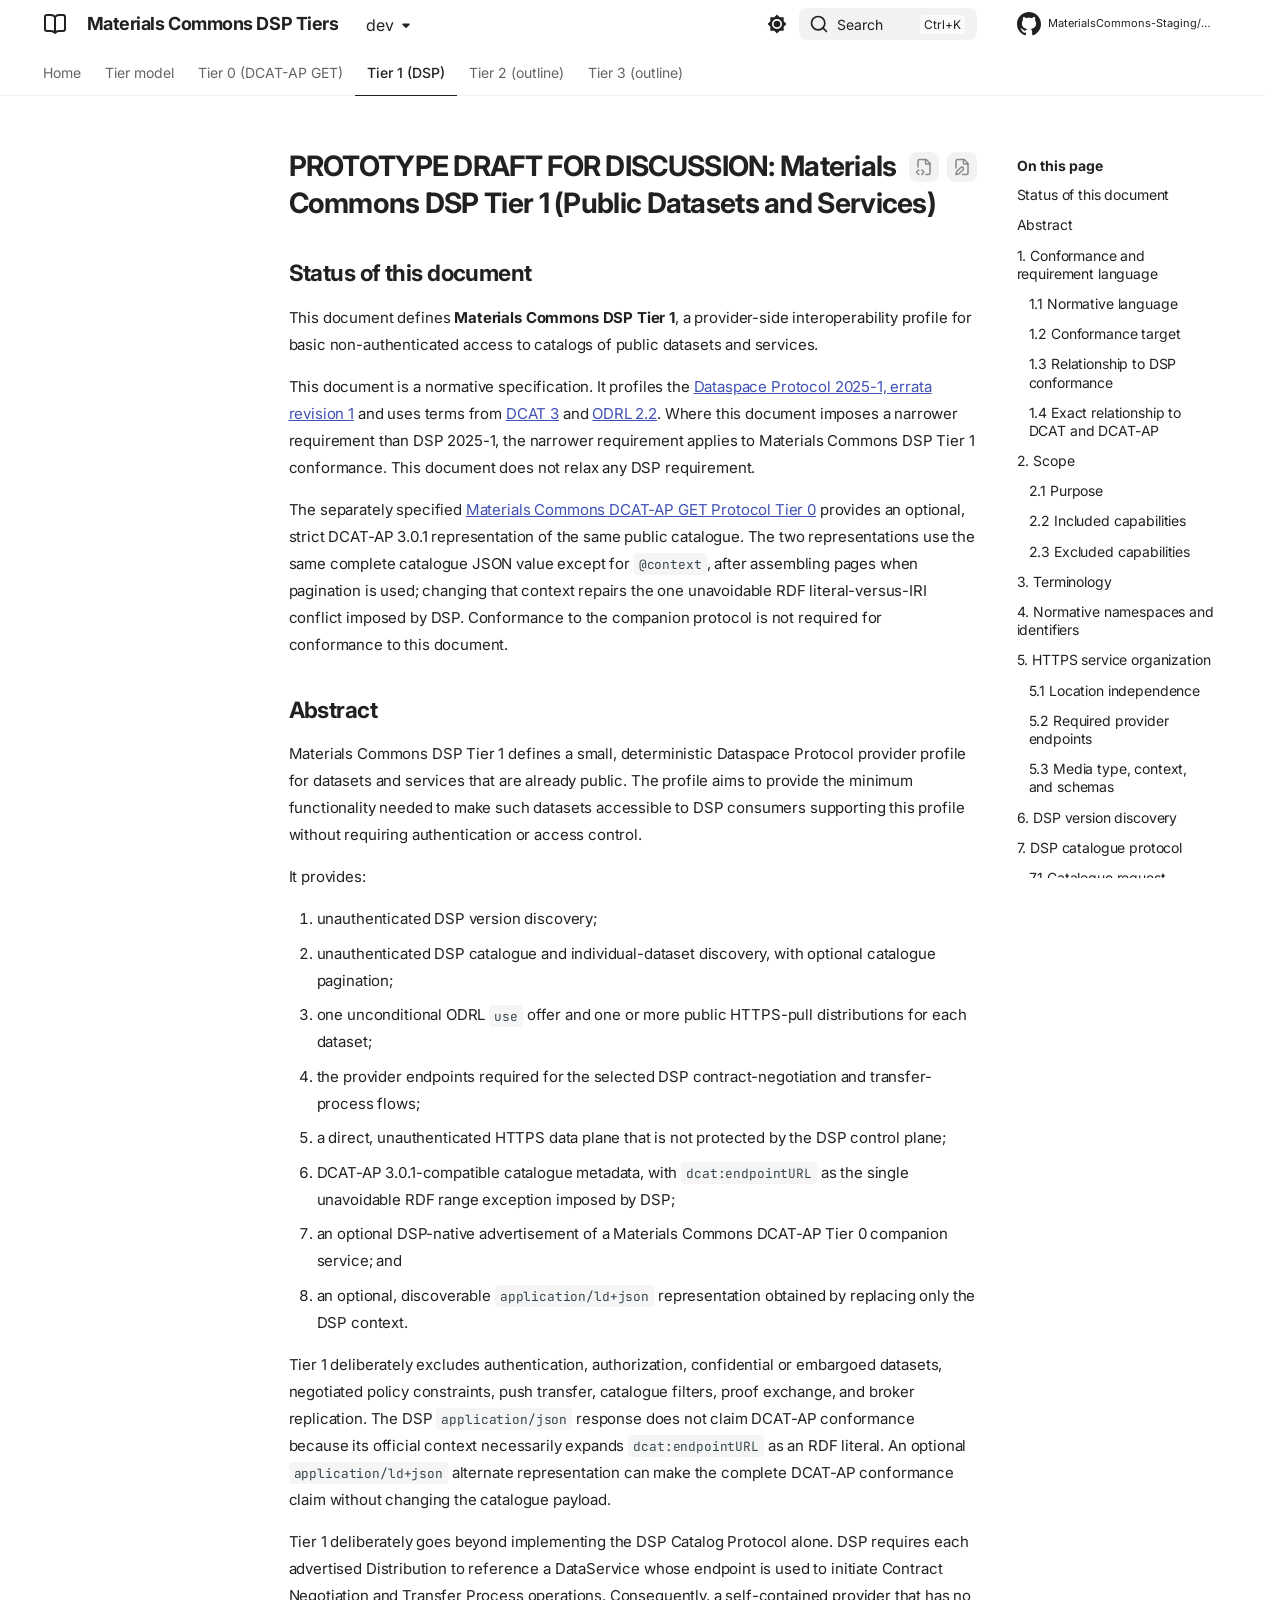
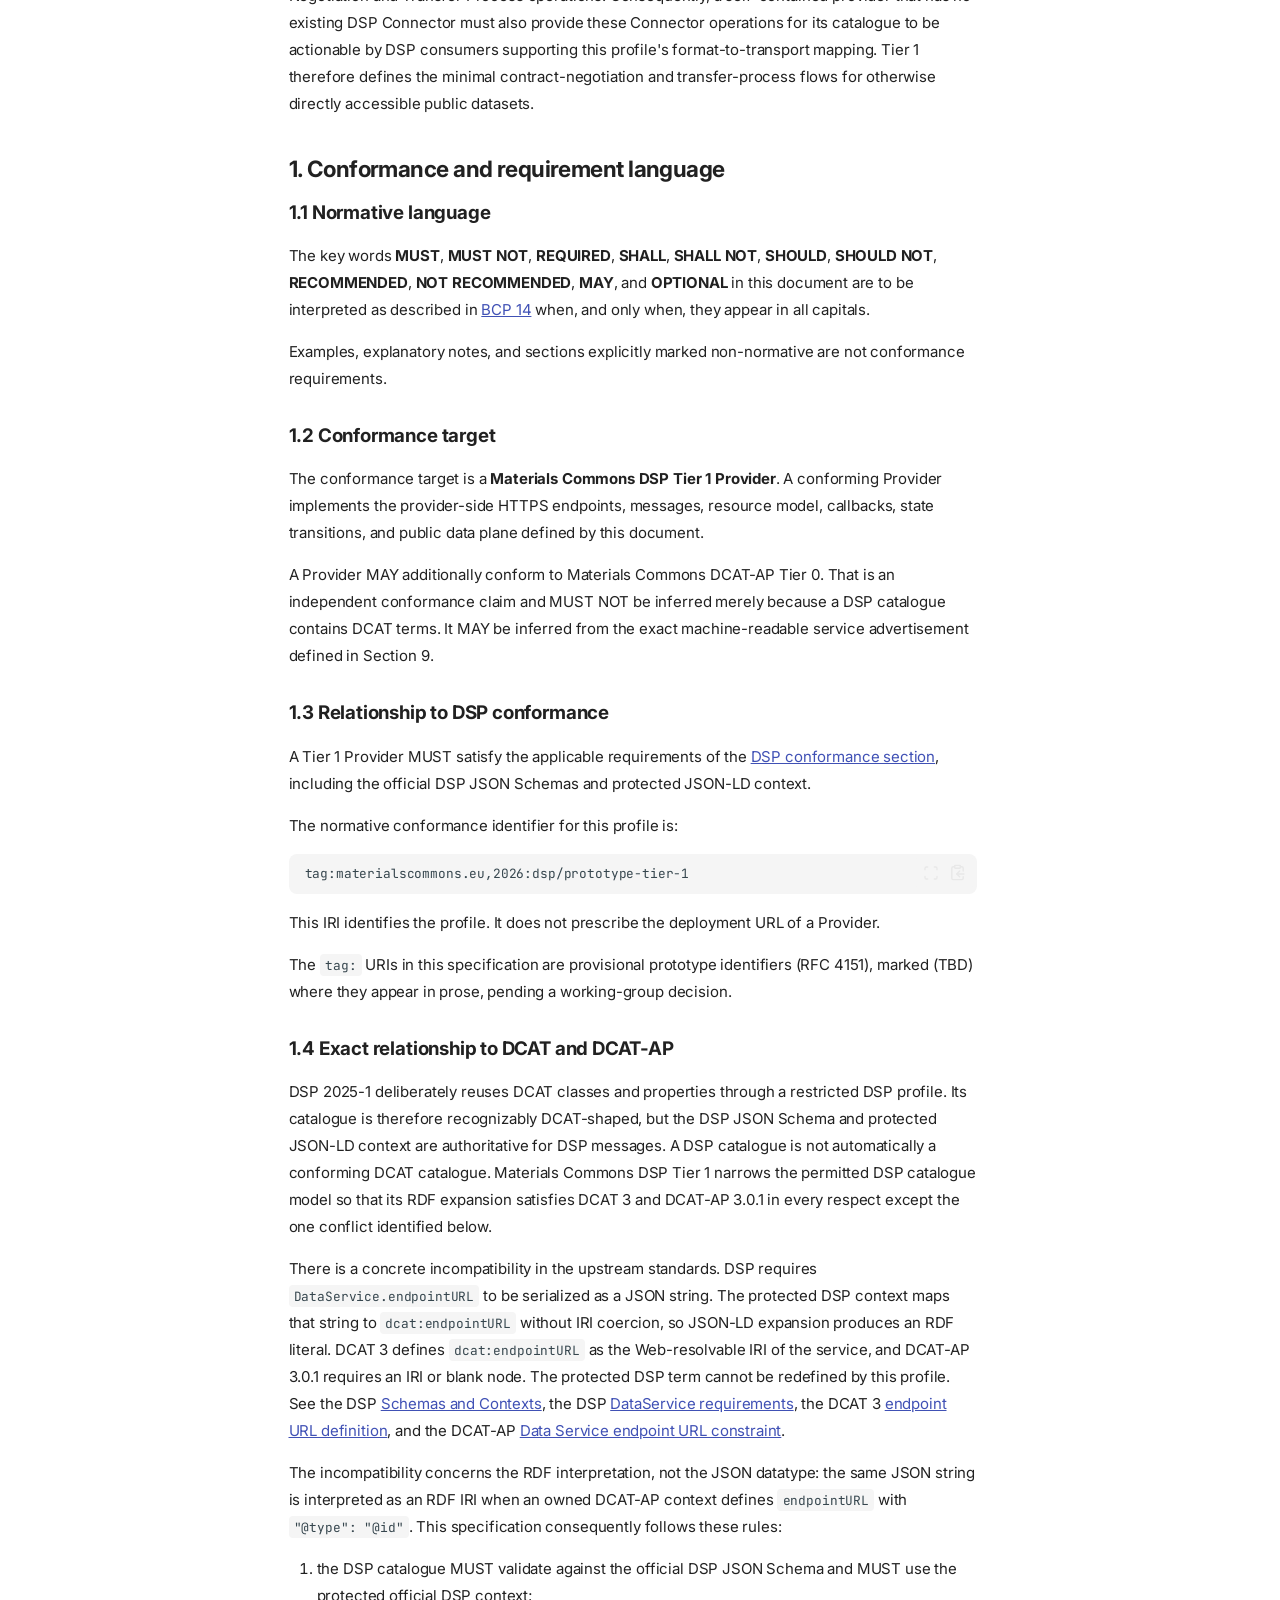
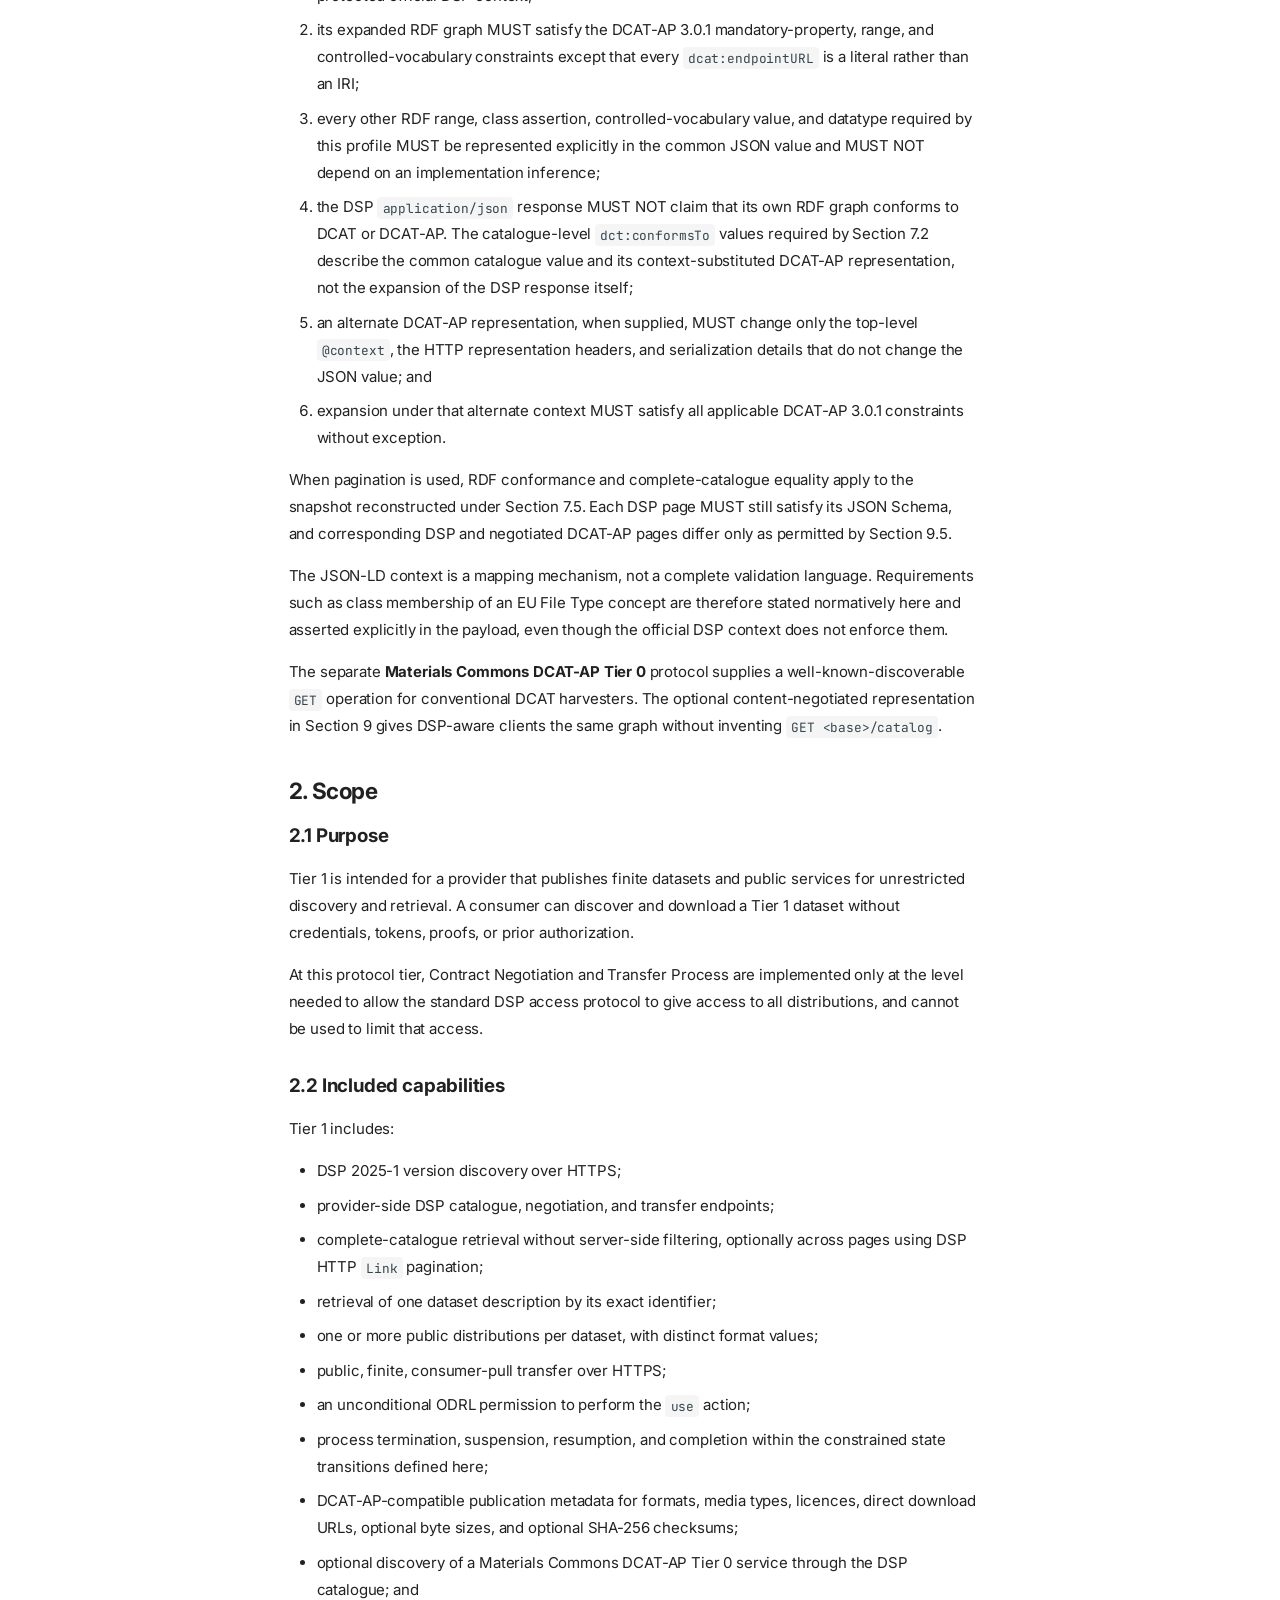
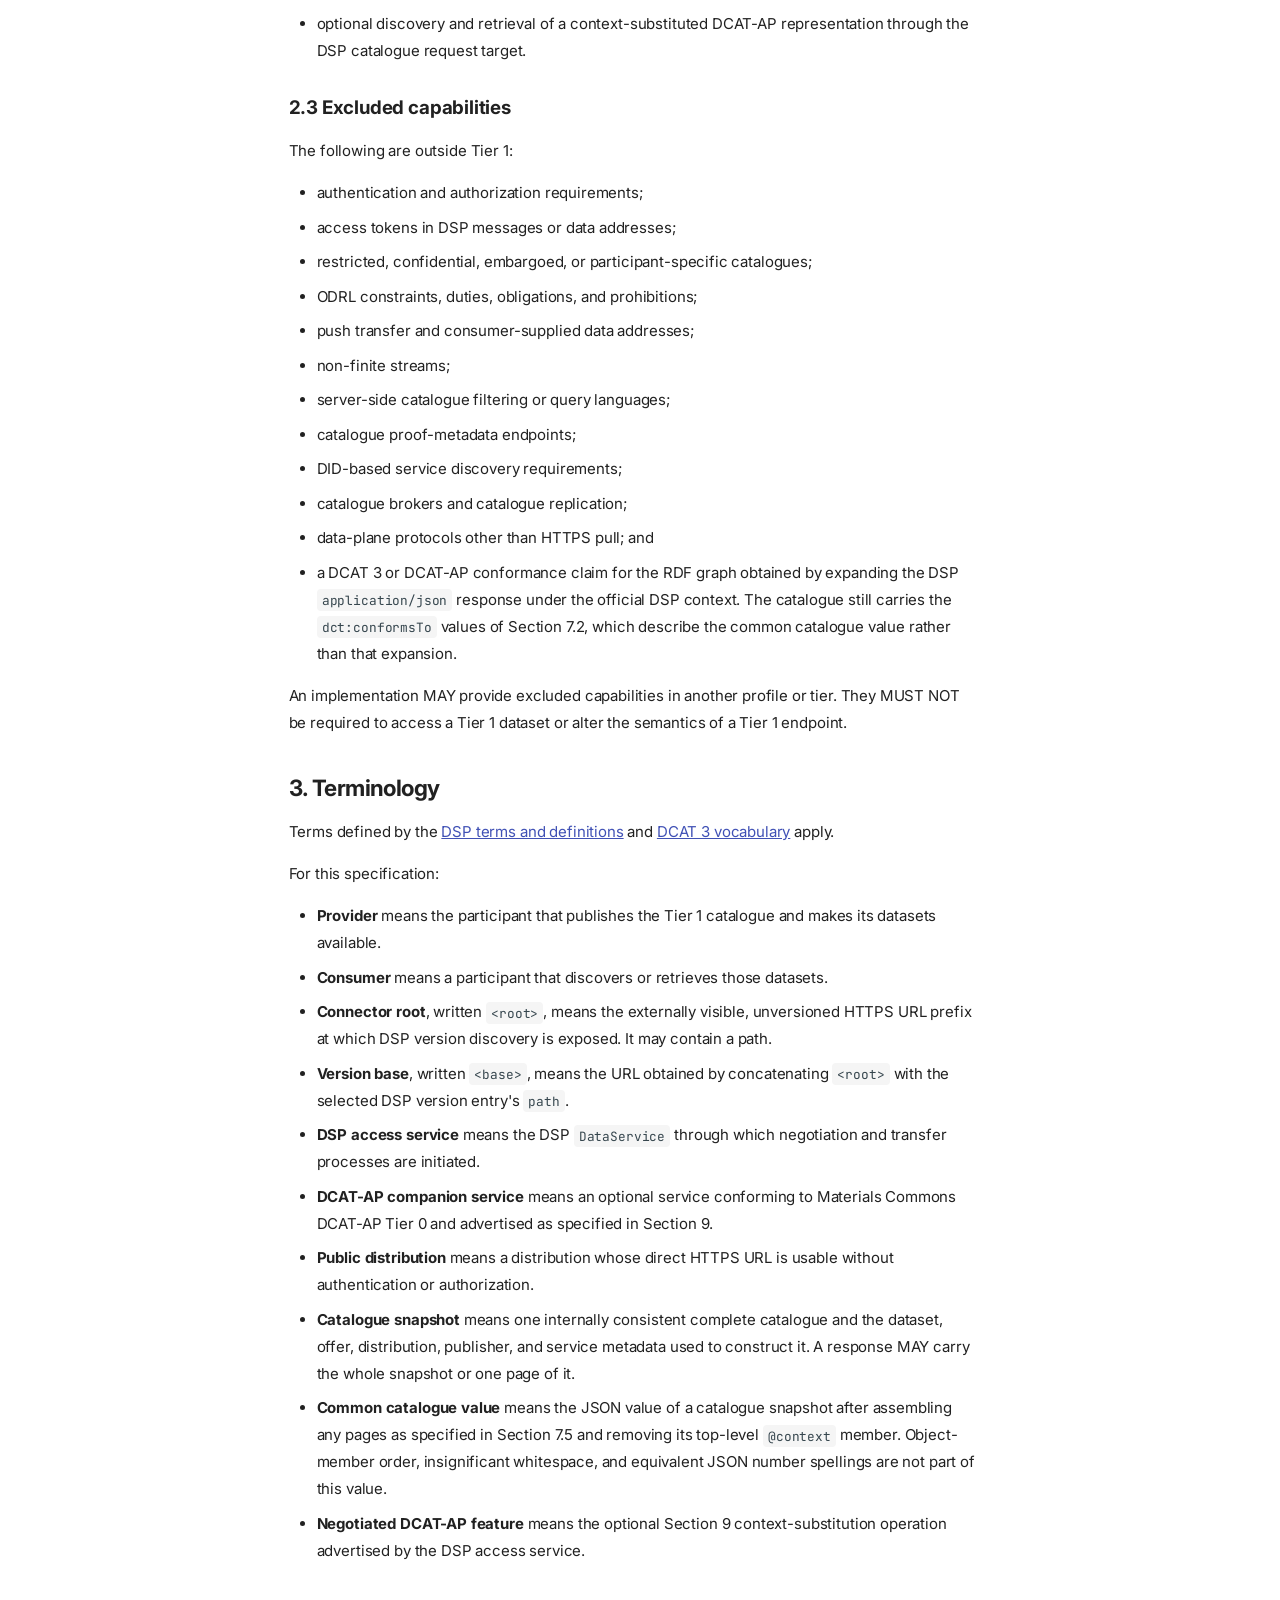
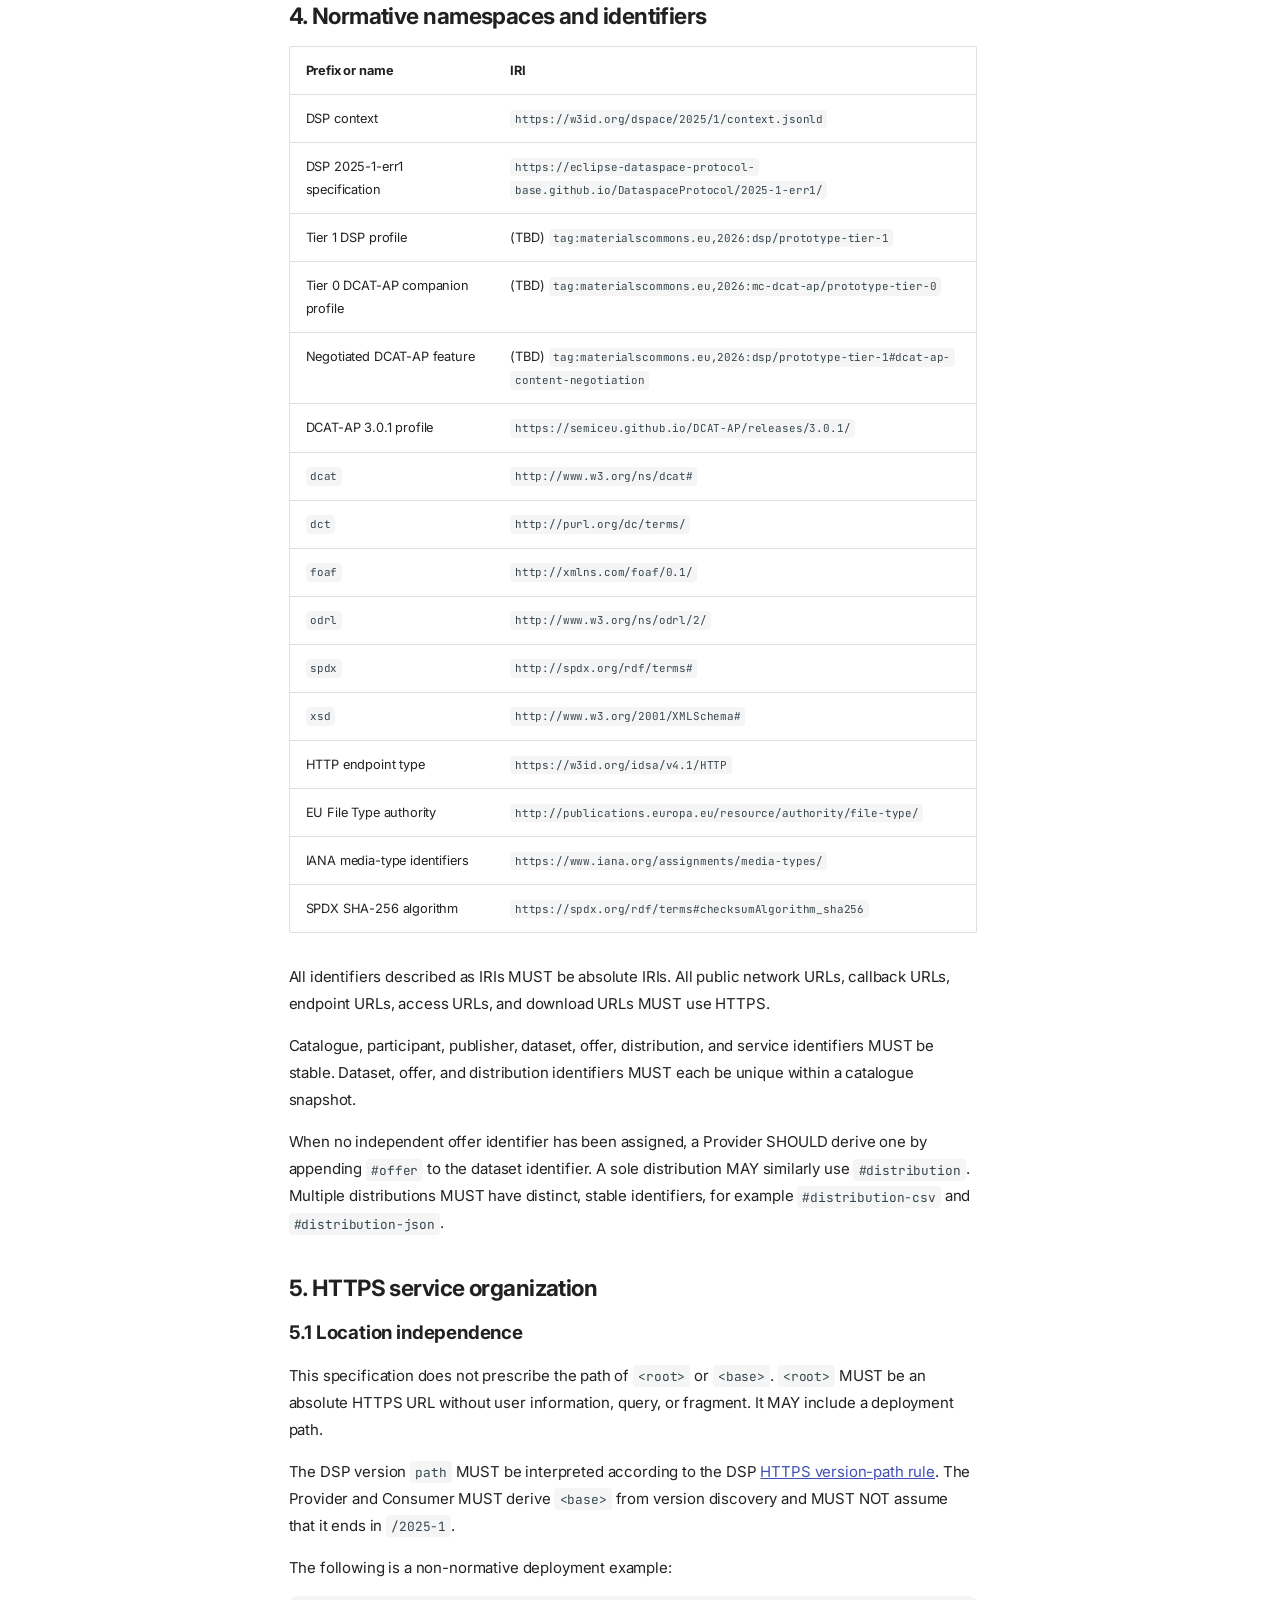
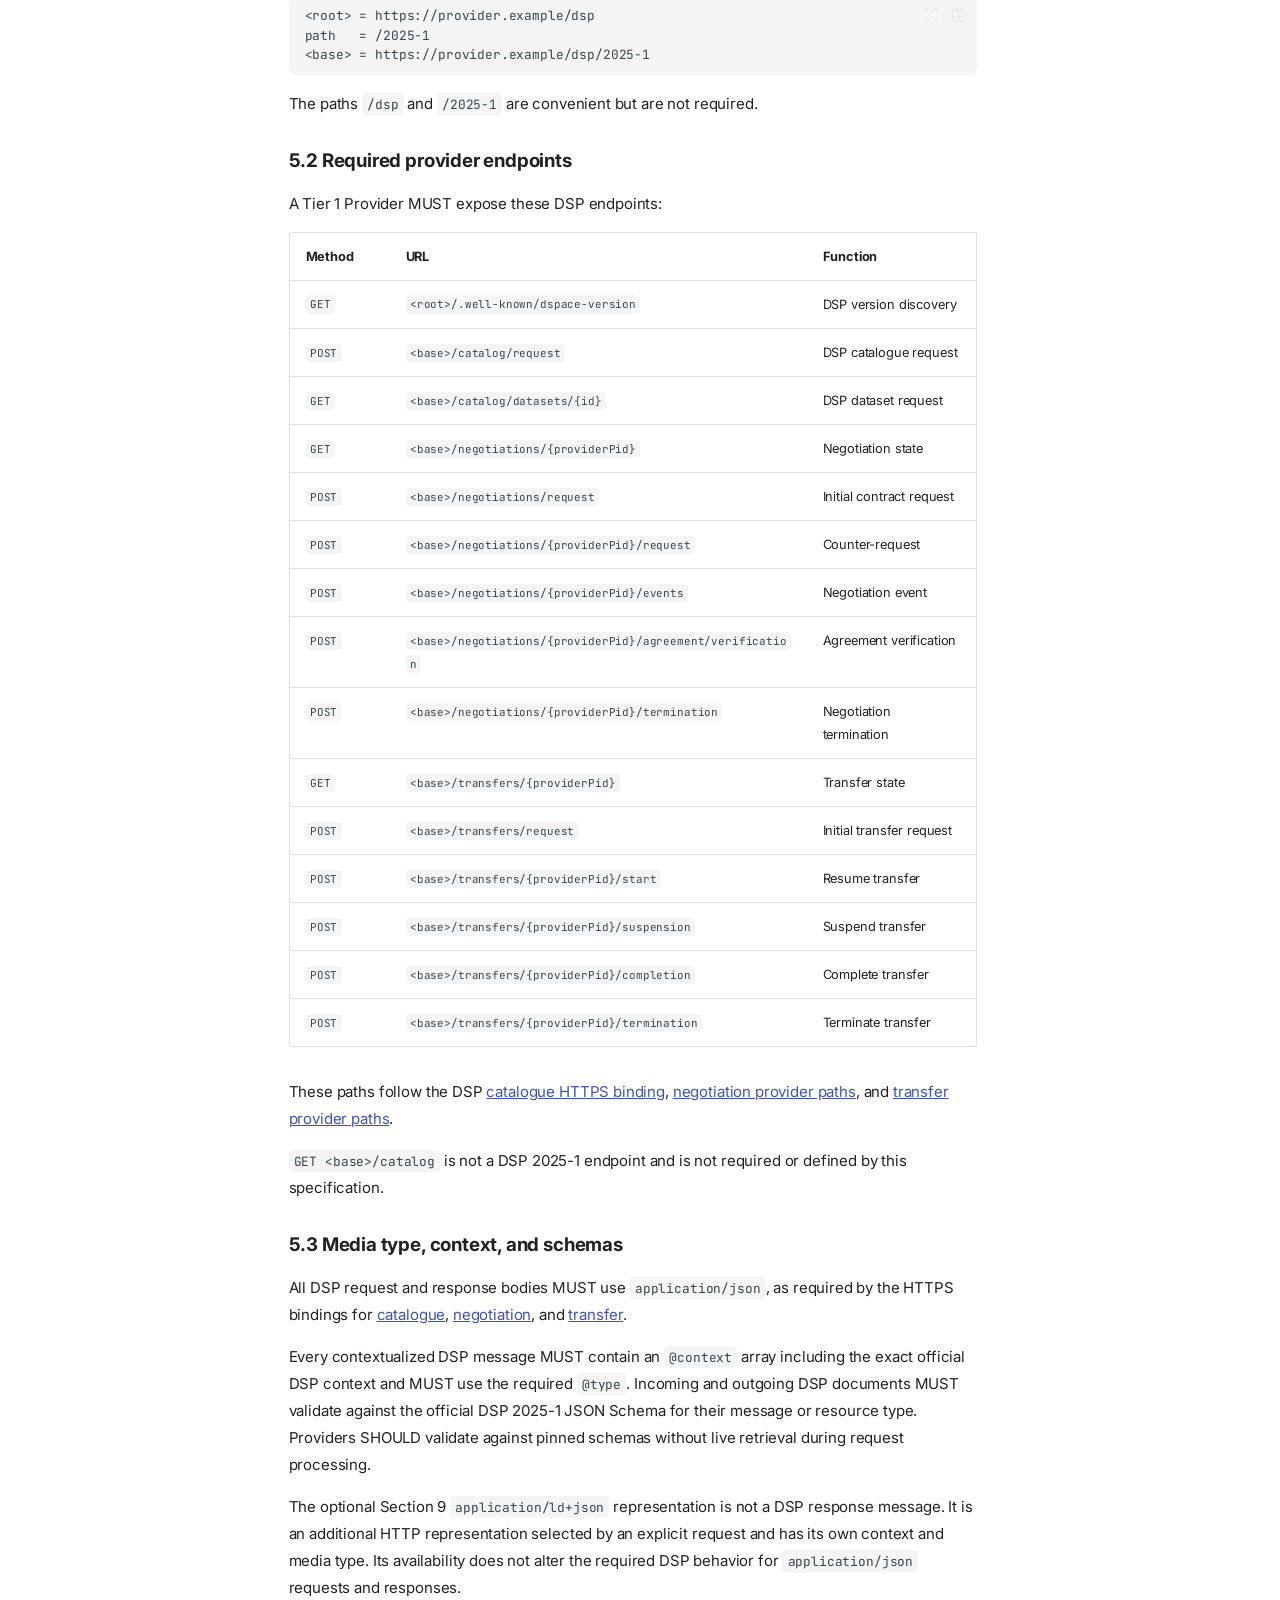
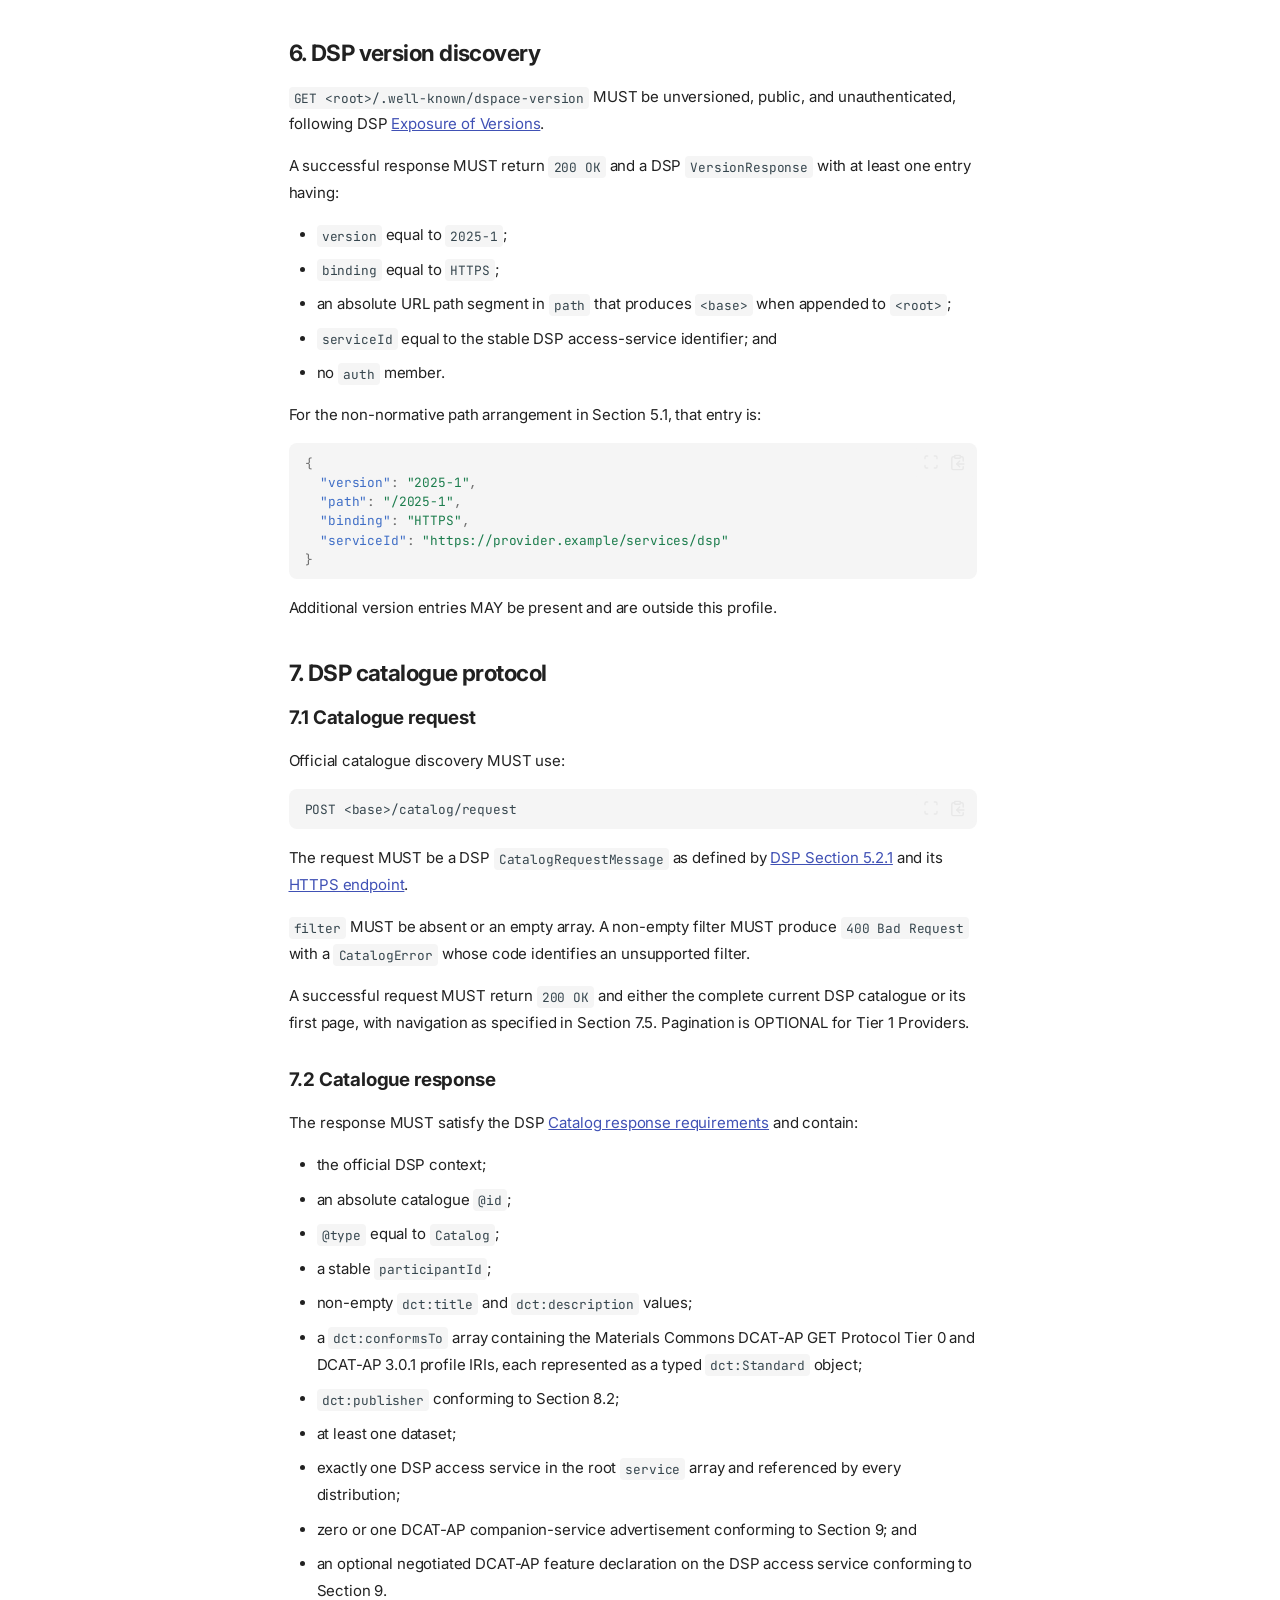
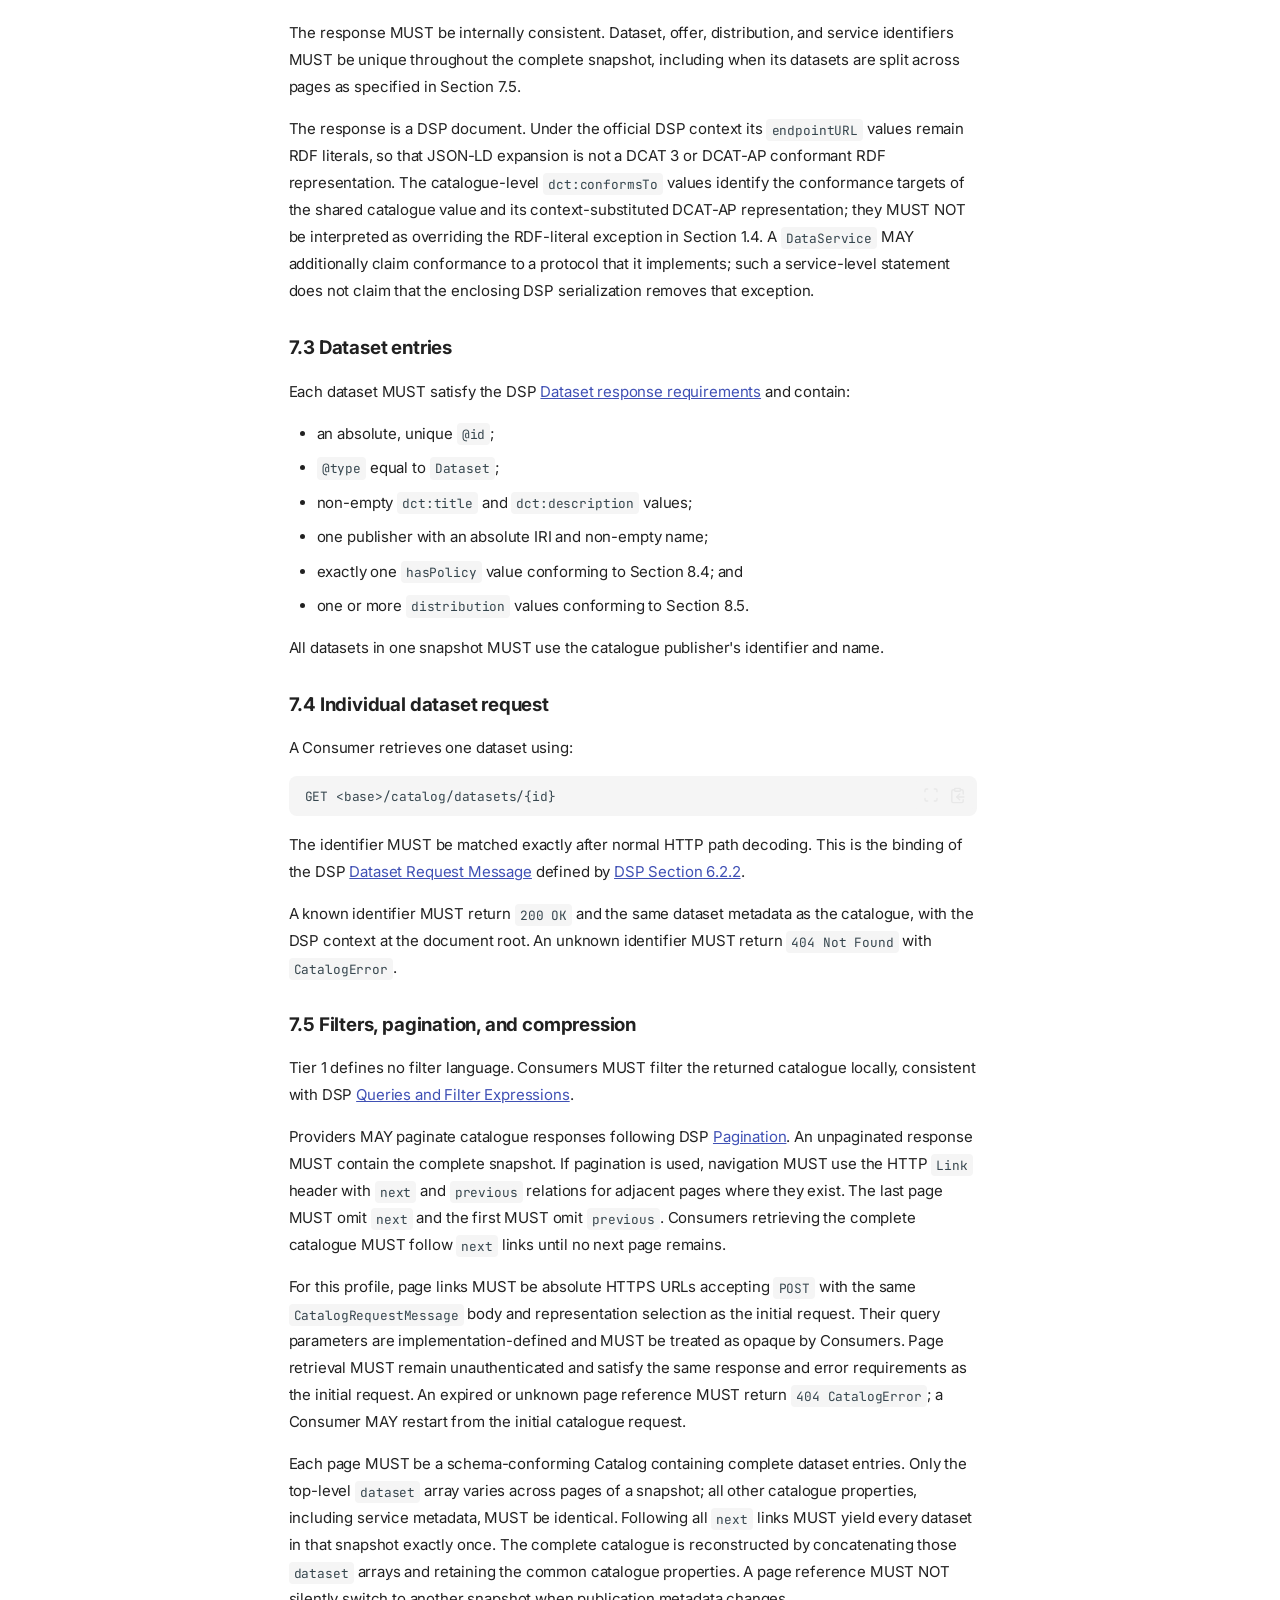
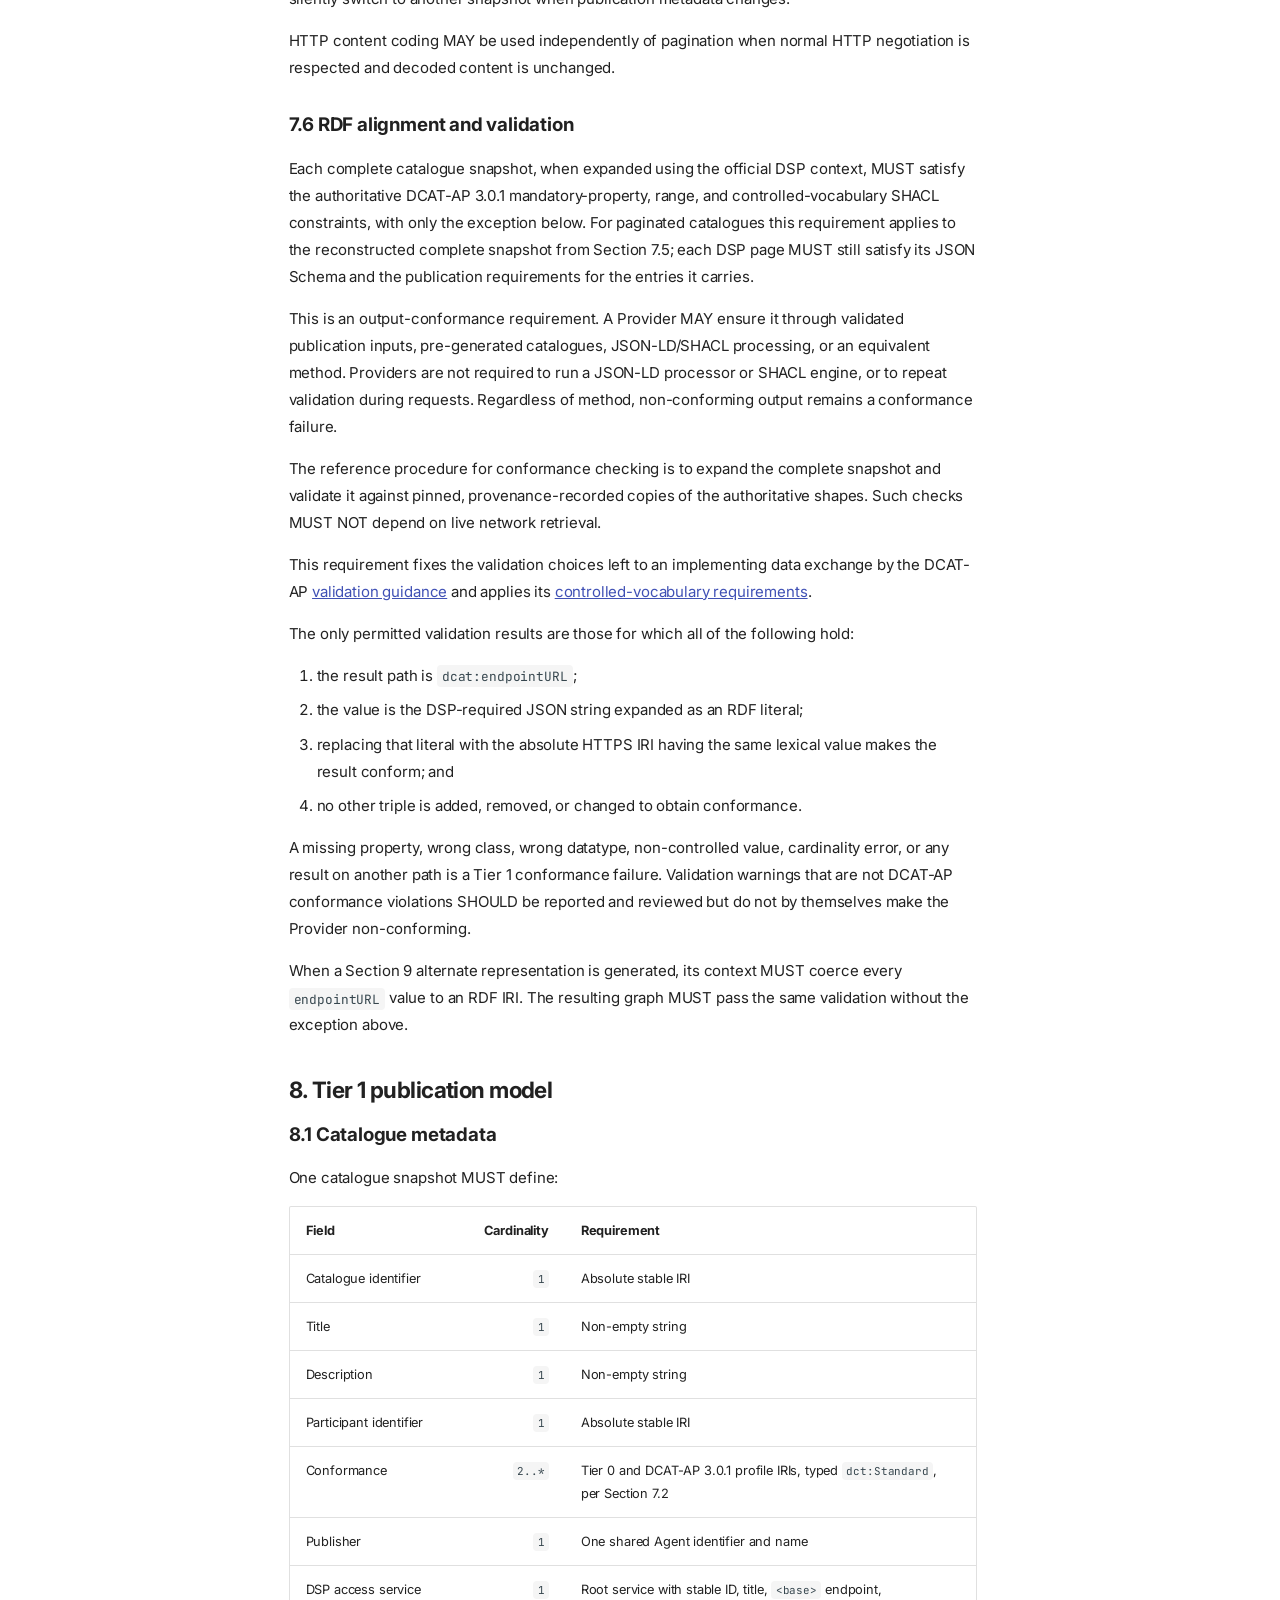
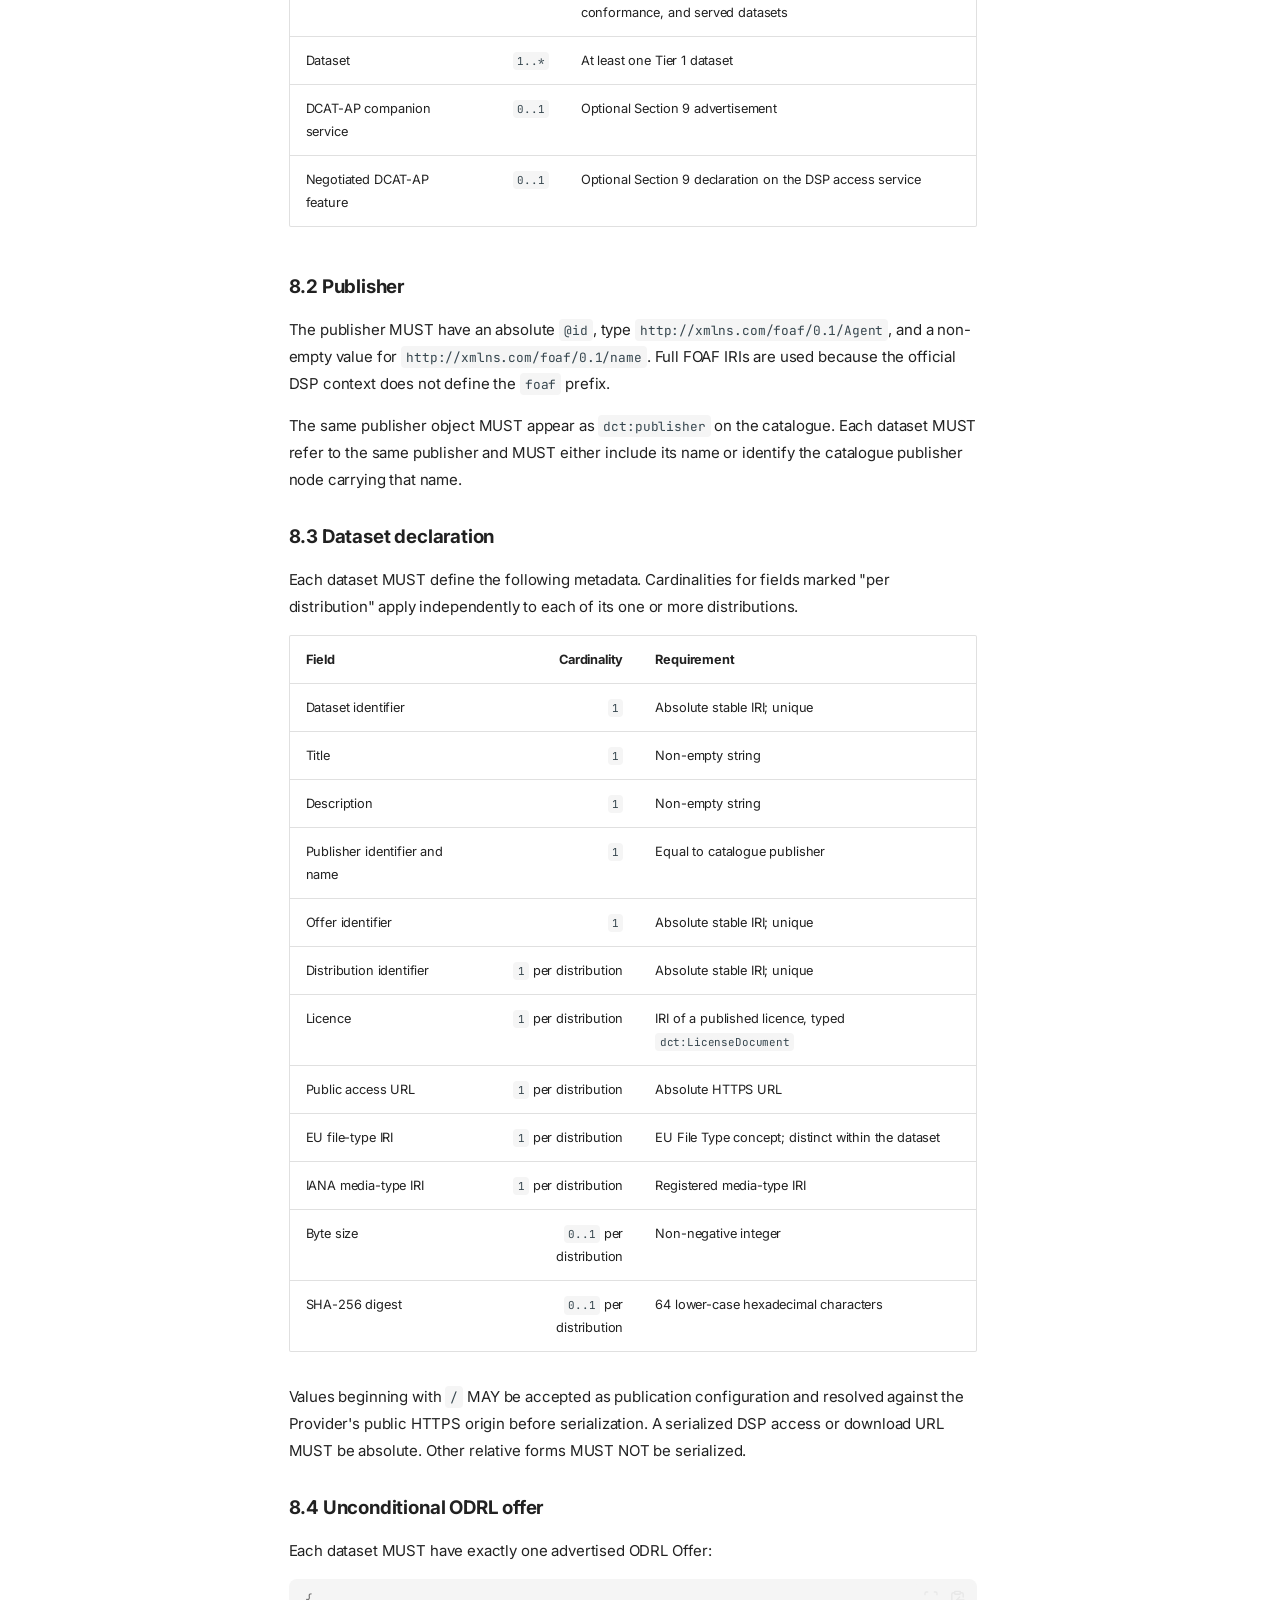
<file: dev/materials-commons-dsp-tier1/index.html>
<!doctype html>
<html lang="en" class="no-js">
  <head>
    
      <meta charset="utf-8">
      <meta name="viewport" content="width=device-width,initial-scale=1">
      
        <meta name="description" content="Materials Commons tiered profiles of the Dataspace Protocol (DSP), DCAT-3 and DCAT-AP">
      
      
        <meta name="author" content="Materials Commons Contributors">
      
      
        <link rel="canonical" href="https://materialscommons-staging.github.io/mc-dsp-tiers/dev/materials-commons-dsp-tier1/">
      
      
      
        <link rel="prev" href="../materials-commons-dcat-ap-get-protocol-tier-0/">
      
      
        <link rel="next" href="../materials-commons-dsp-tier2/">
      
      
        
      
      
      <link rel="icon" href="../assets/images/favicon.png">
      <meta name="generator" content="zensical-0.1.0">
    
    
      
        <title>Tier 1 (DSP) - Materials Commons DSP Tiers</title>
      
    
    
      
        
      
      <link rel="stylesheet" href="../assets/stylesheets/modern/main.4ab2de0c.min.css">
      
        
          
        
        <link rel="stylesheet" href="../assets/stylesheets/modern/palette.b60ce83d.min.css">
      
      


    
    
      
    
    
      
        
        
        <link rel="preconnect" href="https://fonts.gstatic.com" crossorigin>
        <link rel="stylesheet" href="https://fonts.googleapis.com/css?family=Inter:300,300i,400,400i,500,500i,700,700i%7CJetBrains+Mono:400,400i,700,700i&amp;display=fallback">
        <style>:root{--md-text-font:"Inter";--md-code-font:"JetBrains Mono"}</style>
      
    
    
      <link rel="stylesheet" href="../stylesheets/extra.css">
    
    <script>__md_scope=new URL("..",location),__md_scope.pathname.endsWith("/")||(__md_scope=new URL(__md_scope.pathname+"/",location)),__md_hash=e=>[...e].reduce(((e,t)=>(e<<5)-e+t.charCodeAt(0)),0),__md_get=(e,t=localStorage,_=__md_scope)=>JSON.parse(t.getItem(_.pathname+"."+e)),__md_set=(e,t,_=localStorage,a=__md_scope)=>{try{_.setItem(a.pathname+"."+e,JSON.stringify(t))}catch(e){}},document.documentElement.setAttribute("data-platform",navigator.platform)</script>
    
      

    
    
  </head>
  
  
    
    
      
    
    
    
    
    <body dir="ltr" data-md-color-scheme="default" data-md-color-primary="white" data-md-color-accent="deep-orange">
  
    
    <input class="md-toggle" data-md-toggle="drawer" type="checkbox" id="__drawer" autocomplete="off">
    <input class="md-toggle" data-md-toggle="search" type="checkbox" id="__search" autocomplete="off">
    <label class="md-overlay" for="__drawer" aria-hidden="true"></label>
    <div data-md-component="skip">
      <a href="#__skip" class="md-skip">
        Skip to content
      </a>
    </div>
    <div data-md-component="announce">
      
    </div>
    
      <div data-md-color-scheme="default" data-md-component="outdated" hidden>
        
      </div>
    
    
      

<header class="md-header" data-md-component="header">
  <nav class="md-header__inner md-grid" aria-label="Header">
    <a href="./.." title="Materials Commons DSP Tiers" class="md-header__button md-logo" aria-label="Materials Commons DSP Tiers" data-md-component="logo">
      
  
  <svg xmlns="http://www.w3.org/2000/svg" fill="none" stroke="currentColor" stroke-linecap="round" stroke-linejoin="round" stroke-width="2" class="lucide lucide-book-open" viewBox="0 0 24 24"><path d="M12 5v16M20.001 19A2 2 0 0 0 22 17V5a2 2 0 0 0-1.999-2L16 3.002A5 5 0 0 0 12 5a5 5 0 0 0-4-2H4a2 2 0 0 0-2 2v12a2 2 0 0 0 1.999 2H8a5 5 0 0 1 4 2 5 5 0 0 1 4-2z"/></svg>

    </a>
    <label class="md-header__button md-icon" for="__drawer">
      
      <svg xmlns="http://www.w3.org/2000/svg" fill="none" stroke="currentColor" stroke-linecap="round" stroke-linejoin="round" stroke-width="2" class="lucide lucide-menu" viewBox="0 0 24 24"><path d="M4 5h16M4 12h16M4 19h16"/></svg>
      <span class="md-visually-hidden">Navigation</span>
    </label>
    <div class="md-header__title" data-md-component="header-title">
      <div class="md-header__ellipsis">
        <div class="md-header__topic">
          <span class="md-ellipsis">
            Materials Commons DSP Tiers
          </span>
        </div>
        <div class="md-header__topic" data-md-component="header-topic">
          <span class="md-ellipsis">
            
              Tier 1 (DSP)
            
          </span>
        </div>
      </div>
    </div>
    
      
        <form class="md-header__option" data-md-component="palette">
  
    
    
    
    <input class="md-option" data-md-color-media="(prefers-color-scheme: light)" data-md-color-scheme="default" data-md-color-primary="white" data-md-color-accent="deep-orange"  aria-label="Switch to dark mode"  type="radio" name="__palette" id="__palette_0">
    
      <label class="md-header__button md-icon" title="Switch to dark mode" for="__palette_1" hidden>
        <svg xmlns="http://www.w3.org/2000/svg" viewBox="0 0 24 24"><path d="M12 8a4 4 0 0 0-4 4 4 4 0 0 0 4 4 4 4 0 0 0 4-4 4 4 0 0 0-4-4m0 10a6 6 0 0 1-6-6 6 6 0 0 1 6-6 6 6 0 0 1 6 6 6 6 0 0 1-6 6m8-9.31V4h-4.69L12 .69 8.69 4H4v4.69L.69 12 4 15.31V20h4.69L12 23.31 15.31 20H20v-4.69L23.31 12z"/></svg>
      </label>
    
  
    
    
    
    <input class="md-option" data-md-color-media="(prefers-color-scheme: dark)" data-md-color-scheme="slate" data-md-color-primary="black" data-md-color-accent="deep-orange"  aria-label="Switch to system preference"  type="radio" name="__palette" id="__palette_1">
    
      <label class="md-header__button md-icon" title="Switch to system preference" for="__palette_0" hidden>
        <svg xmlns="http://www.w3.org/2000/svg" viewBox="0 0 24 24"><path d="M12 18c-.89 0-1.74-.2-2.5-.55C11.56 16.5 13 14.42 13 12s-1.44-4.5-3.5-5.45C10.26 6.2 11.11 6 12 6a6 6 0 0 1 6 6 6 6 0 0 1-6 6m8-9.31V4h-4.69L12 .69 8.69 4H4v4.69L.69 12 4 15.31V20h4.69L12 23.31 15.31 20H20v-4.69L23.31 12z"/></svg>
      </label>
    
  
</form>
      
    
    
      <script>var palette=__md_get("__palette");if(palette&&palette.color){if("(prefers-color-scheme)"===palette.color.media){var media=matchMedia("(prefers-color-scheme: light)"),input=document.querySelector(media.matches?"[data-md-color-media='(prefers-color-scheme: light)']":"[data-md-color-media='(prefers-color-scheme: dark)']");palette.color.media=input.getAttribute("data-md-color-media"),palette.color.scheme=input.getAttribute("data-md-color-scheme"),palette.color.primary=input.getAttribute("data-md-color-primary"),palette.color.accent=input.getAttribute("data-md-color-accent")}for(var[key,value]of Object.entries(palette.color))document.body.setAttribute("data-md-color-"+key,value)}</script>
    
    
    
      
      
        <label class="md-header__button md-icon" for="__search">
          
          <svg xmlns="http://www.w3.org/2000/svg" fill="none" stroke="currentColor" stroke-linecap="round" stroke-linejoin="round" stroke-width="2" class="lucide lucide-search" viewBox="0 0 24 24"><path d="m21 21-4.34-4.34"/><circle cx="11" cy="11" r="8"/></svg>
          <span class="md-visually-hidden">Search</span>
        </label>
        <div class="md-search" data-md-component="search" role="dialog" aria-label="Search">
  <button type="button" class="md-search__button">
    Search
  </button>
</div>
      
    
    <div class="md-header__source">
      
        <a href="https://github.com/MaterialsCommons-Staging/mc-dsp-tiers" title="Go to repository" class="md-source" data-md-component="source">
  <div class="md-source__icon md-icon">
    
    <svg xmlns="http://www.w3.org/2000/svg" viewBox="0 0 512 512"><!--! Font Awesome Free 7.3.1 by @fontawesome - https://fontawesome.com License - https://fontawesome.com/license/free (Icons: CC BY 4.0, Fonts: SIL OFL 1.1, Code: MIT License) Copyright 2026 Fonticons, Inc.--><path fill="currentColor" d="M216.5 362.5c-66-8-112.5-55.5-112.5-117 0-25 9-52 24-70-6.5-16.5-5.5-51.5 2-66 20-2.5 47 8 63 22.5 19-6 39-9 63.5-9s44.5 3 62.5 8.5c15.5-14 43-24.5 63-22 7 13.5 8 48.5 1.5 65.5 16 19 24.5 44.5 24.5 70.5 0 61.5-46.5 108-113.5 116.5 17 11 28.5 35 28.5 62.5v52c0 15 12.5 23.5 27.5 17.5C441 459.5 512 369 512 257 512 115.5 397 0 255.5 0S0 115.5 0 257c0 111 70.5 203 165.5 237.5 13.5 5 26.5-4 26.5-17.5v-40c-7 3-16 5-24 5-33 0-52.5-18-66.5-51.5-5.5-13.5-11.5-21.5-23-23-6-.5-8-3-8-6 0-6 10-10.5 20-10.5 14.5 0 27 9 40 27.5 10 14.5 20.5 21 33 21s20.5-4.5 32-16c8.5-8.5 15-16 21-21"/></svg>
  </div>
  <div class="md-source__repository">
    MaterialsCommons-Staging/mc-dsp-tiers
  </div>
</a>
      
    </div>
  </nav>
  
</header>
    
    <div class="md-container" data-md-component="container">
      
      
        
          
            
<nav class="md-tabs" aria-label="Tabs" data-md-component="tabs">
  <div class="md-grid">
    <ul class="md-tabs__list">
      
        
  
  
  
  
    <li class="md-tabs__item">
      <a href="./.." class="md-tabs__link">
        
  
  Home

      </a>
    </li>
  

      
        
  
  
  
  
    <li class="md-tabs__item">
      <a href="../tiers/" class="md-tabs__link">
        
  
  Tier model

      </a>
    </li>
  

      
        
  
  
  
  
    <li class="md-tabs__item">
      <a href="../materials-commons-dcat-ap-get-protocol-tier-0/" class="md-tabs__link">
        
  
  Tier 0 (DCAT-AP GET)

      </a>
    </li>
  

      
        
  
  
  
    
  
  
    <li class="md-tabs__item md-tabs__item--active">
      <a href="././" class="md-tabs__link">
        
  
  Tier 1 (DSP)

      </a>
    </li>
  

      
        
  
  
  
  
    <li class="md-tabs__item">
      <a href="../materials-commons-dsp-tier2/" class="md-tabs__link">
        
  
  Tier 2 (outline)

      </a>
    </li>
  

      
        
  
  
  
  
    <li class="md-tabs__item">
      <a href="../materials-commons-dsp-tier3/" class="md-tabs__link">
        
  
  Tier 3 (outline)

      </a>
    </li>
  

      
    </ul>
  </div>
</nav>
          
        
      
      <main class="md-main" data-md-component="main">
        <div class="md-main__inner md-grid">
          
            
              
              <div class="md-sidebar md-sidebar--primary" data-md-component="sidebar" data-md-type="navigation" >
                <div class="md-sidebar__scrollwrap">
                  <div class="md-sidebar__inner">
                    


  


<nav class="md-nav md-nav--primary md-nav--lifted" aria-label="Navigation" data-md-level="0">
  <label class="md-nav__title" for="__drawer">
    <a href="./.." title="Materials Commons DSP Tiers" class="md-nav__button md-logo" aria-label="Materials Commons DSP Tiers" data-md-component="logo">
      
  
  <svg xmlns="http://www.w3.org/2000/svg" fill="none" stroke="currentColor" stroke-linecap="round" stroke-linejoin="round" stroke-width="2" class="lucide lucide-book-open" viewBox="0 0 24 24"><path d="M12 5v16M20.001 19A2 2 0 0 0 22 17V5a2 2 0 0 0-1.999-2L16 3.002A5 5 0 0 0 12 5a5 5 0 0 0-4-2H4a2 2 0 0 0-2 2v12a2 2 0 0 0 1.999 2H8a5 5 0 0 1 4 2 5 5 0 0 1 4-2z"/></svg>

    </a>
    Materials Commons DSP Tiers
  </label>
  
    <div class="md-nav__source">
      <a href="https://github.com/MaterialsCommons-Staging/mc-dsp-tiers" title="Go to repository" class="md-source" data-md-component="source">
  <div class="md-source__icon md-icon">
    
    <svg xmlns="http://www.w3.org/2000/svg" viewBox="0 0 512 512"><!--! Font Awesome Free 7.3.1 by @fontawesome - https://fontawesome.com License - https://fontawesome.com/license/free (Icons: CC BY 4.0, Fonts: SIL OFL 1.1, Code: MIT License) Copyright 2026 Fonticons, Inc.--><path fill="currentColor" d="M216.5 362.5c-66-8-112.5-55.5-112.5-117 0-25 9-52 24-70-6.5-16.5-5.5-51.5 2-66 20-2.5 47 8 63 22.5 19-6 39-9 63.5-9s44.5 3 62.5 8.5c15.5-14 43-24.5 63-22 7 13.5 8 48.5 1.5 65.5 16 19 24.5 44.5 24.5 70.5 0 61.5-46.5 108-113.5 116.5 17 11 28.5 35 28.5 62.5v52c0 15 12.5 23.5 27.5 17.5C441 459.5 512 369 512 257 512 115.5 397 0 255.5 0S0 115.5 0 257c0 111 70.5 203 165.5 237.5 13.5 5 26.5-4 26.5-17.5v-40c-7 3-16 5-24 5-33 0-52.5-18-66.5-51.5-5.5-13.5-11.5-21.5-23-23-6-.5-8-3-8-6 0-6 10-10.5 20-10.5 14.5 0 27 9 40 27.5 10 14.5 20.5 21 33 21s20.5-4.5 32-16c8.5-8.5 15-16 21-21"/></svg>
  </div>
  <div class="md-source__repository">
    MaterialsCommons-Staging/mc-dsp-tiers
  </div>
</a>
    </div>
  
  <ul class="md-nav__list" data-md-scrollfix>
    
      
      
  
  
  
  
    <li class="md-nav__item">
      <a href="./.." class="md-nav__link">
        
  
  
  <span class="md-ellipsis">
    
  
  Home

    
  </span>
  
  

      </a>
    </li>
  

    
      
      
  
  
  
  
    <li class="md-nav__item">
      <a href="../tiers/" class="md-nav__link">
        
  
  
  <span class="md-ellipsis">
    
  
  Tier model

    
  </span>
  
  

      </a>
    </li>
  

    
      
      
  
  
  
  
    <li class="md-nav__item">
      <a href="../materials-commons-dcat-ap-get-protocol-tier-0/" class="md-nav__link">
        
  
  
  <span class="md-ellipsis">
    
  
  Tier 0 (DCAT-AP GET)

    
  </span>
  
  

      </a>
    </li>
  

    
      
      
  
  
    
  
  
  
    <li class="md-nav__item md-nav__item--active">
      
      
      
      
        
      
      
        <label class="md-nav__link md-nav__link--active" for="__toc">
          
  
  
  <span class="md-ellipsis">
    
  
  Tier 1 (DSP)

    
  </span>
  
  

          <span class="md-nav__icon md-icon"></span>
        </label>
      
      <a href="././" class="md-nav__link md-nav__link--active">
        
  
  
  <span class="md-ellipsis">
    
  
  Tier 1 (DSP)

    
  </span>
  
  

      </a>
      
        


<nav class="md-nav md-nav--secondary" aria-label="On this page">
  
  
  
    
  
  
    <label class="md-nav__title" for="__toc">
      <span class="md-nav__icon md-icon"></span>
      On this page
    </label>
    <ul class="md-nav__list" data-md-component="toc" data-md-scrollfix>
      
        <li class="md-nav__item">
  <a href="#status-of-this-document" class="md-nav__link">
    <span class="md-ellipsis">
      <span class="md-typeset">
        Status of this document
      </span>
    </span>
  </a>
  
</li>
      
        <li class="md-nav__item">
  <a href="#abstract" class="md-nav__link">
    <span class="md-ellipsis">
      <span class="md-typeset">
        Abstract
      </span>
    </span>
  </a>
  
</li>
      
        <li class="md-nav__item">
  <a href="#1-conformance-and-requirement-language" class="md-nav__link">
    <span class="md-ellipsis">
      <span class="md-typeset">
        1. Conformance and requirement language
      </span>
    </span>
  </a>
  
    <nav class="md-nav" aria-label="1. Conformance and requirement language">
      <ul class="md-nav__list">
        
          <li class="md-nav__item">
  <a href="#11-normative-language" class="md-nav__link">
    <span class="md-ellipsis">
      <span class="md-typeset">
        1.1 Normative language
      </span>
    </span>
  </a>
  
</li>
        
          <li class="md-nav__item">
  <a href="#12-conformance-target" class="md-nav__link">
    <span class="md-ellipsis">
      <span class="md-typeset">
        1.2 Conformance target
      </span>
    </span>
  </a>
  
</li>
        
          <li class="md-nav__item">
  <a href="#13-relationship-to-dsp-conformance" class="md-nav__link">
    <span class="md-ellipsis">
      <span class="md-typeset">
        1.3 Relationship to DSP conformance
      </span>
    </span>
  </a>
  
</li>
        
          <li class="md-nav__item">
  <a href="#14-exact-relationship-to-dcat-and-dcat-ap" class="md-nav__link">
    <span class="md-ellipsis">
      <span class="md-typeset">
        1.4 Exact relationship to DCAT and DCAT-AP
      </span>
    </span>
  </a>
  
</li>
        
      </ul>
    </nav>
  
</li>
      
        <li class="md-nav__item">
  <a href="#2-scope" class="md-nav__link">
    <span class="md-ellipsis">
      <span class="md-typeset">
        2. Scope
      </span>
    </span>
  </a>
  
    <nav class="md-nav" aria-label="2. Scope">
      <ul class="md-nav__list">
        
          <li class="md-nav__item">
  <a href="#21-purpose" class="md-nav__link">
    <span class="md-ellipsis">
      <span class="md-typeset">
        2.1 Purpose
      </span>
    </span>
  </a>
  
</li>
        
          <li class="md-nav__item">
  <a href="#22-included-capabilities" class="md-nav__link">
    <span class="md-ellipsis">
      <span class="md-typeset">
        2.2 Included capabilities
      </span>
    </span>
  </a>
  
</li>
        
          <li class="md-nav__item">
  <a href="#23-excluded-capabilities" class="md-nav__link">
    <span class="md-ellipsis">
      <span class="md-typeset">
        2.3 Excluded capabilities
      </span>
    </span>
  </a>
  
</li>
        
      </ul>
    </nav>
  
</li>
      
        <li class="md-nav__item">
  <a href="#3-terminology" class="md-nav__link">
    <span class="md-ellipsis">
      <span class="md-typeset">
        3. Terminology
      </span>
    </span>
  </a>
  
</li>
      
        <li class="md-nav__item">
  <a href="#4-normative-namespaces-and-identifiers" class="md-nav__link">
    <span class="md-ellipsis">
      <span class="md-typeset">
        4. Normative namespaces and identifiers
      </span>
    </span>
  </a>
  
</li>
      
        <li class="md-nav__item">
  <a href="#5-https-service-organization" class="md-nav__link">
    <span class="md-ellipsis">
      <span class="md-typeset">
        5. HTTPS service organization
      </span>
    </span>
  </a>
  
    <nav class="md-nav" aria-label="5. HTTPS service organization">
      <ul class="md-nav__list">
        
          <li class="md-nav__item">
  <a href="#51-location-independence" class="md-nav__link">
    <span class="md-ellipsis">
      <span class="md-typeset">
        5.1 Location independence
      </span>
    </span>
  </a>
  
</li>
        
          <li class="md-nav__item">
  <a href="#52-required-provider-endpoints" class="md-nav__link">
    <span class="md-ellipsis">
      <span class="md-typeset">
        5.2 Required provider endpoints
      </span>
    </span>
  </a>
  
</li>
        
          <li class="md-nav__item">
  <a href="#53-media-type-context-and-schemas" class="md-nav__link">
    <span class="md-ellipsis">
      <span class="md-typeset">
        5.3 Media type, context, and schemas
      </span>
    </span>
  </a>
  
</li>
        
      </ul>
    </nav>
  
</li>
      
        <li class="md-nav__item">
  <a href="#6-dsp-version-discovery" class="md-nav__link">
    <span class="md-ellipsis">
      <span class="md-typeset">
        6. DSP version discovery
      </span>
    </span>
  </a>
  
</li>
      
        <li class="md-nav__item">
  <a href="#7-dsp-catalogue-protocol" class="md-nav__link">
    <span class="md-ellipsis">
      <span class="md-typeset">
        7. DSP catalogue protocol
      </span>
    </span>
  </a>
  
    <nav class="md-nav" aria-label="7. DSP catalogue protocol">
      <ul class="md-nav__list">
        
          <li class="md-nav__item">
  <a href="#71-catalogue-request" class="md-nav__link">
    <span class="md-ellipsis">
      <span class="md-typeset">
        7.1 Catalogue request
      </span>
    </span>
  </a>
  
</li>
        
          <li class="md-nav__item">
  <a href="#72-catalogue-response" class="md-nav__link">
    <span class="md-ellipsis">
      <span class="md-typeset">
        7.2 Catalogue response
      </span>
    </span>
  </a>
  
</li>
        
          <li class="md-nav__item">
  <a href="#73-dataset-entries" class="md-nav__link">
    <span class="md-ellipsis">
      <span class="md-typeset">
        7.3 Dataset entries
      </span>
    </span>
  </a>
  
</li>
        
          <li class="md-nav__item">
  <a href="#74-individual-dataset-request" class="md-nav__link">
    <span class="md-ellipsis">
      <span class="md-typeset">
        7.4 Individual dataset request
      </span>
    </span>
  </a>
  
</li>
        
          <li class="md-nav__item">
  <a href="#75-filters-pagination-and-compression" class="md-nav__link">
    <span class="md-ellipsis">
      <span class="md-typeset">
        7.5 Filters, pagination, and compression
      </span>
    </span>
  </a>
  
</li>
        
          <li class="md-nav__item">
  <a href="#76-rdf-alignment-and-validation" class="md-nav__link">
    <span class="md-ellipsis">
      <span class="md-typeset">
        7.6 RDF alignment and validation
      </span>
    </span>
  </a>
  
</li>
        
      </ul>
    </nav>
  
</li>
      
        <li class="md-nav__item">
  <a href="#8-tier-1-publication-model" class="md-nav__link">
    <span class="md-ellipsis">
      <span class="md-typeset">
        8. Tier 1 publication model
      </span>
    </span>
  </a>
  
    <nav class="md-nav" aria-label="8. Tier 1 publication model">
      <ul class="md-nav__list">
        
          <li class="md-nav__item">
  <a href="#81-catalogue-metadata" class="md-nav__link">
    <span class="md-ellipsis">
      <span class="md-typeset">
        8.1 Catalogue metadata
      </span>
    </span>
  </a>
  
</li>
        
          <li class="md-nav__item">
  <a href="#82-publisher" class="md-nav__link">
    <span class="md-ellipsis">
      <span class="md-typeset">
        8.2 Publisher
      </span>
    </span>
  </a>
  
</li>
        
          <li class="md-nav__item">
  <a href="#83-dataset-declaration" class="md-nav__link">
    <span class="md-ellipsis">
      <span class="md-typeset">
        8.3 Dataset declaration
      </span>
    </span>
  </a>
  
</li>
        
          <li class="md-nav__item">
  <a href="#84-unconditional-odrl-offer" class="md-nav__link">
    <span class="md-ellipsis">
      <span class="md-typeset">
        8.4 Unconditional ODRL offer
      </span>
    </span>
  </a>
  
</li>
        
          <li class="md-nav__item">
  <a href="#85-distribution-and-dcat-ap-aligned-metadata" class="md-nav__link">
    <span class="md-ellipsis">
      <span class="md-typeset">
        8.5 Distribution and DCAT-AP-aligned metadata
      </span>
    </span>
  </a>
  
</li>
        
          <li class="md-nav__item">
  <a href="#86-dsp-access-service" class="md-nav__link">
    <span class="md-ellipsis">
      <span class="md-typeset">
        8.6 DSP access service
      </span>
    </span>
  </a>
  
</li>
        
          <li class="md-nav__item">
  <a href="#87-optional-byte-size-and-checksum" class="md-nav__link">
    <span class="md-ellipsis">
      <span class="md-typeset">
        8.7 Optional byte size and checksum
      </span>
    </span>
  </a>
  
</li>
        
      </ul>
    </nav>
  
</li>
      
        <li class="md-nav__item">
  <a href="#9-discovery-of-materials-commons-dcat-ap-tier-0" class="md-nav__link">
    <span class="md-ellipsis">
      <span class="md-typeset">
        9. Discovery of Materials Commons DCAT-AP Tier 0
      </span>
    </span>
  </a>
  
    <nav class="md-nav" aria-label="9. Discovery of Materials Commons DCAT-AP Tier 0">
      <ul class="md-nav__list">
        
          <li class="md-nav__item">
  <a href="#91-optional-capabilities" class="md-nav__link">
    <span class="md-ellipsis">
      <span class="md-typeset">
        9.1 Optional capabilities
      </span>
    </span>
  </a>
  
</li>
        
          <li class="md-nav__item">
  <a href="#92-companion-get-service-advertisement" class="md-nav__link">
    <span class="md-ellipsis">
      <span class="md-typeset">
        9.2 Companion <code>GET</code> service advertisement
      </span>
    </span>
  </a>
  
</li>
        
          <li class="md-nav__item">
  <a href="#93-negotiated-dcat-ap-feature-advertisement" class="md-nav__link">
    <span class="md-ellipsis">
      <span class="md-typeset">
        9.3 Negotiated DCAT-AP feature advertisement
      </span>
    </span>
  </a>
  
</li>
        
          <li class="md-nav__item">
  <a href="#94-content-negotiated-retrieval" class="md-nav__link">
    <span class="md-ellipsis">
      <span class="md-typeset">
        9.4 Content-negotiated retrieval
      </span>
    </span>
  </a>
  
</li>
        
          <li class="md-nav__item">
  <a href="#95-common-payload-and-context-substitution-invariant" class="md-nav__link">
    <span class="md-ellipsis">
      <span class="md-typeset">
        9.5 Common-payload and context-substitution invariant
      </span>
    </span>
  </a>
  
</li>
        
          <li class="md-nav__item">
  <a href="#96-advertisement-example" class="md-nav__link">
    <span class="md-ellipsis">
      <span class="md-typeset">
        9.6 Advertisement example
      </span>
    </span>
  </a>
  
</li>
        
          <li class="md-nav__item">
  <a href="#97-consistency-with-the-companion" class="md-nav__link">
    <span class="md-ellipsis">
      <span class="md-typeset">
        9.7 Consistency with the companion
      </span>
    </span>
  </a>
  
</li>
        
      </ul>
    </nav>
  
</li>
      
        <li class="md-nav__item">
  <a href="#10-public-https-data-plane" class="md-nav__link">
    <span class="md-ellipsis">
      <span class="md-typeset">
        10. Public HTTPS data plane
      </span>
    </span>
  </a>
  
    <nav class="md-nav" aria-label="10. Public HTTPS data plane">
      <ul class="md-nav__list">
        
          <li class="md-nav__item">
  <a href="#101-direct-public-access" class="md-nav__link">
    <span class="md-ellipsis">
      <span class="md-typeset">
        10.1 Direct public access
      </span>
    </span>
  </a>
  
</li>
        
          <li class="md-nav__item">
  <a href="#102-http-behavior" class="md-nav__link">
    <span class="md-ellipsis">
      <span class="md-typeset">
        10.2 HTTP behavior
      </span>
    </span>
  </a>
  
</li>
        
      </ul>
    </nav>
  
</li>
      
        <li class="md-nav__item">
  <a href="#11-contract-negotiation" class="md-nav__link">
    <span class="md-ellipsis">
      <span class="md-typeset">
        11. Contract negotiation
      </span>
    </span>
  </a>
  
    <nav class="md-nav" aria-label="11. Contract negotiation">
      <ul class="md-nav__list">
        
          <li class="md-nav__item">
  <a href="#111-applicability-and-identifiers" class="md-nav__link">
    <span class="md-ellipsis">
      <span class="md-typeset">
        11.1 Applicability and identifiers
      </span>
    </span>
  </a>
  
</li>
        
          <li class="md-nav__item">
  <a href="#112-offer-validation" class="md-nav__link">
    <span class="md-ellipsis">
      <span class="md-typeset">
        11.2 Offer validation
      </span>
    </span>
  </a>
  
</li>
        
          <li class="md-nav__item">
  <a href="#113-states-and-direct-agreement-flow" class="md-nav__link">
    <span class="md-ellipsis">
      <span class="md-typeset">
        11.3 States and direct-agreement flow
      </span>
    </span>
  </a>
  
</li>
        
          <li class="md-nav__item">
  <a href="#114-optional-offer-branch" class="md-nav__link">
    <span class="md-ellipsis">
      <span class="md-typeset">
        11.4 Optional offer branch
      </span>
    </span>
  </a>
  
</li>
        
          <li class="md-nav__item">
  <a href="#115-agreement" class="md-nav__link">
    <span class="md-ellipsis">
      <span class="md-typeset">
        11.5 Agreement
      </span>
    </span>
  </a>
  
</li>
        
          <li class="md-nav__item">
  <a href="#116-status-termination-and-callbacks" class="md-nav__link">
    <span class="md-ellipsis">
      <span class="md-typeset">
        11.6 Status, termination, and callbacks
      </span>
    </span>
  </a>
  
</li>
        
      </ul>
    </nav>
  
</li>
      
        <li class="md-nav__item">
  <a href="#12-transfer-process" class="md-nav__link">
    <span class="md-ellipsis">
      <span class="md-typeset">
        12. Transfer process
      </span>
    </span>
  </a>
  
    <nav class="md-nav" aria-label="12. Transfer process">
      <ul class="md-nav__list">
        
          <li class="md-nav__item">
  <a href="#121-preconditions-and-request" class="md-nav__link">
    <span class="md-ellipsis">
      <span class="md-typeset">
        12.1 Preconditions and request
      </span>
    </span>
  </a>
  
</li>
        
          <li class="md-nav__item">
  <a href="#122-idempotency" class="md-nav__link">
    <span class="md-ellipsis">
      <span class="md-typeset">
        12.2 Idempotency
      </span>
    </span>
  </a>
  
</li>
        
          <li class="md-nav__item">
  <a href="#123-start-and-dataaddress" class="md-nav__link">
    <span class="md-ellipsis">
      <span class="md-typeset">
        12.3 Start and DataAddress
      </span>
    </span>
  </a>
  
</li>
        
          <li class="md-nav__item">
  <a href="#124-states-and-provider-endpoints" class="md-nav__link">
    <span class="md-ellipsis">
      <span class="md-typeset">
        12.4 States and provider endpoints
      </span>
    </span>
  </a>
  
</li>
        
      </ul>
    </nav>
  
</li>
      
        <li class="md-nav__item">
  <a href="#13-errors-and-http-status-codes" class="md-nav__link">
    <span class="md-ellipsis">
      <span class="md-typeset">
        13. Errors and HTTP status codes
      </span>
    </span>
  </a>
  
</li>
      
        <li class="md-nav__item">
  <a href="#14-security-and-privacy" class="md-nav__link">
    <span class="md-ellipsis">
      <span class="md-typeset">
        14. Security and privacy
      </span>
    </span>
  </a>
  
    <nav class="md-nav" aria-label="14. Security and privacy">
      <ul class="md-nav__list">
        
          <li class="md-nav__item">
  <a href="#141-public-access-and-tls" class="md-nav__link">
    <span class="md-ellipsis">
      <span class="md-typeset">
        14.1 Public access and TLS
      </span>
    </span>
  </a>
  
</li>
        
          <li class="md-nav__item">
  <a href="#142-callback-safety" class="md-nav__link">
    <span class="md-ellipsis">
      <span class="md-typeset">
        14.2 Callback safety
      </span>
    </span>
  </a>
  
</li>
        
          <li class="md-nav__item">
  <a href="#143-data-minimization" class="md-nav__link">
    <span class="md-ellipsis">
      <span class="md-typeset">
        14.3 Data minimization
      </span>
    </span>
  </a>
  
</li>
        
      </ul>
    </nav>
  
</li>
      
        <li class="md-nav__item">
  <a href="#15-state-consistency-and-lifecycle" class="md-nav__link">
    <span class="md-ellipsis">
      <span class="md-typeset">
        15. State, consistency, and lifecycle
      </span>
    </span>
  </a>
  
</li>
      
        <li class="md-nav__item">
  <a href="#16-extensibility" class="md-nav__link">
    <span class="md-ellipsis">
      <span class="md-typeset">
        16. Extensibility
      </span>
    </span>
  </a>
  
</li>
      
        <li class="md-nav__item">
  <a href="#17-conformance-checklist" class="md-nav__link">
    <span class="md-ellipsis">
      <span class="md-typeset">
        17. Conformance checklist
      </span>
    </span>
  </a>
  
    <nav class="md-nav" aria-label="17. Conformance checklist">
      <ul class="md-nav__list">
        
          <li class="md-nav__item">
  <a href="#171-discovery-and-transport" class="md-nav__link">
    <span class="md-ellipsis">
      <span class="md-typeset">
        17.1 Discovery and transport
      </span>
    </span>
  </a>
  
</li>
        
          <li class="md-nav__item">
  <a href="#172-catalogue-and-publication" class="md-nav__link">
    <span class="md-ellipsis">
      <span class="md-typeset">
        17.2 Catalogue and publication
      </span>
    </span>
  </a>
  
</li>
        
          <li class="md-nav__item">
  <a href="#173-optional-dcat-ap-companion" class="md-nav__link">
    <span class="md-ellipsis">
      <span class="md-typeset">
        17.3 Optional DCAT-AP companion
      </span>
    </span>
  </a>
  
</li>
        
          <li class="md-nav__item">
  <a href="#174-negotiation-and-transfer" class="md-nav__link">
    <span class="md-ellipsis">
      <span class="md-typeset">
        17.4 Negotiation and transfer
      </span>
    </span>
  </a>
  
</li>
        
          <li class="md-nav__item">
  <a href="#175-independent-consumer-interoperability-non-normative" class="md-nav__link">
    <span class="md-ellipsis">
      <span class="md-typeset">
        17.5 Independent consumer interoperability (non-normative)
      </span>
    </span>
  </a>
  
</li>
        
      </ul>
    </nav>
  
</li>
      
        <li class="md-nav__item">
  <a href="#appendix-a-minimal-examples-non-normative" class="md-nav__link">
    <span class="md-ellipsis">
      <span class="md-typeset">
        Appendix A. Minimal examples (non-normative)
      </span>
    </span>
  </a>
  
    <nav class="md-nav" aria-label="Appendix A. Minimal examples (non-normative)">
      <ul class="md-nav__list">
        
          <li class="md-nav__item">
  <a href="#a1-catalogue-request" class="md-nav__link">
    <span class="md-ellipsis">
      <span class="md-typeset">
        A.1 Catalogue request
      </span>
    </span>
  </a>
  
</li>
        
          <li class="md-nav__item">
  <a href="#a2-dataset-with-dcat-ap-aligned-metadata" class="md-nav__link">
    <span class="md-ellipsis">
      <span class="md-typeset">
        A.2 Dataset with DCAT-AP-aligned metadata
      </span>
    </span>
  </a>
  
</li>
        
          <li class="md-nav__item">
  <a href="#a3-negotiation-request" class="md-nav__link">
    <span class="md-ellipsis">
      <span class="md-typeset">
        A.3 Negotiation request
      </span>
    </span>
  </a>
  
</li>
        
          <li class="md-nav__item">
  <a href="#a4-transfer-request-and-start" class="md-nav__link">
    <span class="md-ellipsis">
      <span class="md-typeset">
        A.4 Transfer request and start
      </span>
    </span>
  </a>
  
</li>
        
      </ul>
    </nav>
  
</li>
      
        <li class="md-nav__item">
  <a href="#appendix-b-normative-references" class="md-nav__link">
    <span class="md-ellipsis">
      <span class="md-typeset">
        Appendix B. Normative references
      </span>
    </span>
  </a>
  
</li>
      
        <li class="md-nav__item">
  <a href="#appendix-c-informative-references" class="md-nav__link">
    <span class="md-ellipsis">
      <span class="md-typeset">
        Appendix C. Informative references
      </span>
    </span>
  </a>
  
</li>
      
    </ul>
  
</nav>
      
    </li>
  

    
      
      
  
  
  
  
    <li class="md-nav__item">
      <a href="../materials-commons-dsp-tier2/" class="md-nav__link">
        
  
  
  <span class="md-ellipsis">
    
  
  Tier 2 (outline)

    
  </span>
  
  

      </a>
    </li>
  

    
      
      
  
  
  
  
    <li class="md-nav__item">
      <a href="../materials-commons-dsp-tier3/" class="md-nav__link">
        
  
  
  <span class="md-ellipsis">
    
  
  Tier 3 (outline)

    
  </span>
  
  

      </a>
    </li>
  

    
  </ul>
</nav>
                  </div>
                </div>
              </div>
            
            
              
              <div class="md-sidebar md-sidebar--secondary" data-md-component="sidebar" data-md-type="toc" >
                <div class="md-sidebar__scrollwrap">
                  
                    
                    
                    
                      
                    
                    
                      <input class="md-nav__toggle md-toggle" type="checkbox" id="__toc">
                      <div class="md-sidebar-button__wrapper">
                        <label class="md-sidebar-button" for="__toc"></label>
                      </div>
                    
                  
                  <div class="md-sidebar__inner">
                    


<nav class="md-nav md-nav--secondary" aria-label="On this page">
  
  
  
    
  
  
    <label class="md-nav__title" for="__toc">
      <span class="md-nav__icon md-icon"></span>
      On this page
    </label>
    <ul class="md-nav__list" data-md-component="toc" data-md-scrollfix>
      
        <li class="md-nav__item">
  <a href="#status-of-this-document" class="md-nav__link">
    <span class="md-ellipsis">
      <span class="md-typeset">
        Status of this document
      </span>
    </span>
  </a>
  
</li>
      
        <li class="md-nav__item">
  <a href="#abstract" class="md-nav__link">
    <span class="md-ellipsis">
      <span class="md-typeset">
        Abstract
      </span>
    </span>
  </a>
  
</li>
      
        <li class="md-nav__item">
  <a href="#1-conformance-and-requirement-language" class="md-nav__link">
    <span class="md-ellipsis">
      <span class="md-typeset">
        1. Conformance and requirement language
      </span>
    </span>
  </a>
  
    <nav class="md-nav" aria-label="1. Conformance and requirement language">
      <ul class="md-nav__list">
        
          <li class="md-nav__item">
  <a href="#11-normative-language" class="md-nav__link">
    <span class="md-ellipsis">
      <span class="md-typeset">
        1.1 Normative language
      </span>
    </span>
  </a>
  
</li>
        
          <li class="md-nav__item">
  <a href="#12-conformance-target" class="md-nav__link">
    <span class="md-ellipsis">
      <span class="md-typeset">
        1.2 Conformance target
      </span>
    </span>
  </a>
  
</li>
        
          <li class="md-nav__item">
  <a href="#13-relationship-to-dsp-conformance" class="md-nav__link">
    <span class="md-ellipsis">
      <span class="md-typeset">
        1.3 Relationship to DSP conformance
      </span>
    </span>
  </a>
  
</li>
        
          <li class="md-nav__item">
  <a href="#14-exact-relationship-to-dcat-and-dcat-ap" class="md-nav__link">
    <span class="md-ellipsis">
      <span class="md-typeset">
        1.4 Exact relationship to DCAT and DCAT-AP
      </span>
    </span>
  </a>
  
</li>
        
      </ul>
    </nav>
  
</li>
      
        <li class="md-nav__item">
  <a href="#2-scope" class="md-nav__link">
    <span class="md-ellipsis">
      <span class="md-typeset">
        2. Scope
      </span>
    </span>
  </a>
  
    <nav class="md-nav" aria-label="2. Scope">
      <ul class="md-nav__list">
        
          <li class="md-nav__item">
  <a href="#21-purpose" class="md-nav__link">
    <span class="md-ellipsis">
      <span class="md-typeset">
        2.1 Purpose
      </span>
    </span>
  </a>
  
</li>
        
          <li class="md-nav__item">
  <a href="#22-included-capabilities" class="md-nav__link">
    <span class="md-ellipsis">
      <span class="md-typeset">
        2.2 Included capabilities
      </span>
    </span>
  </a>
  
</li>
        
          <li class="md-nav__item">
  <a href="#23-excluded-capabilities" class="md-nav__link">
    <span class="md-ellipsis">
      <span class="md-typeset">
        2.3 Excluded capabilities
      </span>
    </span>
  </a>
  
</li>
        
      </ul>
    </nav>
  
</li>
      
        <li class="md-nav__item">
  <a href="#3-terminology" class="md-nav__link">
    <span class="md-ellipsis">
      <span class="md-typeset">
        3. Terminology
      </span>
    </span>
  </a>
  
</li>
      
        <li class="md-nav__item">
  <a href="#4-normative-namespaces-and-identifiers" class="md-nav__link">
    <span class="md-ellipsis">
      <span class="md-typeset">
        4. Normative namespaces and identifiers
      </span>
    </span>
  </a>
  
</li>
      
        <li class="md-nav__item">
  <a href="#5-https-service-organization" class="md-nav__link">
    <span class="md-ellipsis">
      <span class="md-typeset">
        5. HTTPS service organization
      </span>
    </span>
  </a>
  
    <nav class="md-nav" aria-label="5. HTTPS service organization">
      <ul class="md-nav__list">
        
          <li class="md-nav__item">
  <a href="#51-location-independence" class="md-nav__link">
    <span class="md-ellipsis">
      <span class="md-typeset">
        5.1 Location independence
      </span>
    </span>
  </a>
  
</li>
        
          <li class="md-nav__item">
  <a href="#52-required-provider-endpoints" class="md-nav__link">
    <span class="md-ellipsis">
      <span class="md-typeset">
        5.2 Required provider endpoints
      </span>
    </span>
  </a>
  
</li>
        
          <li class="md-nav__item">
  <a href="#53-media-type-context-and-schemas" class="md-nav__link">
    <span class="md-ellipsis">
      <span class="md-typeset">
        5.3 Media type, context, and schemas
      </span>
    </span>
  </a>
  
</li>
        
      </ul>
    </nav>
  
</li>
      
        <li class="md-nav__item">
  <a href="#6-dsp-version-discovery" class="md-nav__link">
    <span class="md-ellipsis">
      <span class="md-typeset">
        6. DSP version discovery
      </span>
    </span>
  </a>
  
</li>
      
        <li class="md-nav__item">
  <a href="#7-dsp-catalogue-protocol" class="md-nav__link">
    <span class="md-ellipsis">
      <span class="md-typeset">
        7. DSP catalogue protocol
      </span>
    </span>
  </a>
  
    <nav class="md-nav" aria-label="7. DSP catalogue protocol">
      <ul class="md-nav__list">
        
          <li class="md-nav__item">
  <a href="#71-catalogue-request" class="md-nav__link">
    <span class="md-ellipsis">
      <span class="md-typeset">
        7.1 Catalogue request
      </span>
    </span>
  </a>
  
</li>
        
          <li class="md-nav__item">
  <a href="#72-catalogue-response" class="md-nav__link">
    <span class="md-ellipsis">
      <span class="md-typeset">
        7.2 Catalogue response
      </span>
    </span>
  </a>
  
</li>
        
          <li class="md-nav__item">
  <a href="#73-dataset-entries" class="md-nav__link">
    <span class="md-ellipsis">
      <span class="md-typeset">
        7.3 Dataset entries
      </span>
    </span>
  </a>
  
</li>
        
          <li class="md-nav__item">
  <a href="#74-individual-dataset-request" class="md-nav__link">
    <span class="md-ellipsis">
      <span class="md-typeset">
        7.4 Individual dataset request
      </span>
    </span>
  </a>
  
</li>
        
          <li class="md-nav__item">
  <a href="#75-filters-pagination-and-compression" class="md-nav__link">
    <span class="md-ellipsis">
      <span class="md-typeset">
        7.5 Filters, pagination, and compression
      </span>
    </span>
  </a>
  
</li>
        
          <li class="md-nav__item">
  <a href="#76-rdf-alignment-and-validation" class="md-nav__link">
    <span class="md-ellipsis">
      <span class="md-typeset">
        7.6 RDF alignment and validation
      </span>
    </span>
  </a>
  
</li>
        
      </ul>
    </nav>
  
</li>
      
        <li class="md-nav__item">
  <a href="#8-tier-1-publication-model" class="md-nav__link">
    <span class="md-ellipsis">
      <span class="md-typeset">
        8. Tier 1 publication model
      </span>
    </span>
  </a>
  
    <nav class="md-nav" aria-label="8. Tier 1 publication model">
      <ul class="md-nav__list">
        
          <li class="md-nav__item">
  <a href="#81-catalogue-metadata" class="md-nav__link">
    <span class="md-ellipsis">
      <span class="md-typeset">
        8.1 Catalogue metadata
      </span>
    </span>
  </a>
  
</li>
        
          <li class="md-nav__item">
  <a href="#82-publisher" class="md-nav__link">
    <span class="md-ellipsis">
      <span class="md-typeset">
        8.2 Publisher
      </span>
    </span>
  </a>
  
</li>
        
          <li class="md-nav__item">
  <a href="#83-dataset-declaration" class="md-nav__link">
    <span class="md-ellipsis">
      <span class="md-typeset">
        8.3 Dataset declaration
      </span>
    </span>
  </a>
  
</li>
        
          <li class="md-nav__item">
  <a href="#84-unconditional-odrl-offer" class="md-nav__link">
    <span class="md-ellipsis">
      <span class="md-typeset">
        8.4 Unconditional ODRL offer
      </span>
    </span>
  </a>
  
</li>
        
          <li class="md-nav__item">
  <a href="#85-distribution-and-dcat-ap-aligned-metadata" class="md-nav__link">
    <span class="md-ellipsis">
      <span class="md-typeset">
        8.5 Distribution and DCAT-AP-aligned metadata
      </span>
    </span>
  </a>
  
</li>
        
          <li class="md-nav__item">
  <a href="#86-dsp-access-service" class="md-nav__link">
    <span class="md-ellipsis">
      <span class="md-typeset">
        8.6 DSP access service
      </span>
    </span>
  </a>
  
</li>
        
          <li class="md-nav__item">
  <a href="#87-optional-byte-size-and-checksum" class="md-nav__link">
    <span class="md-ellipsis">
      <span class="md-typeset">
        8.7 Optional byte size and checksum
      </span>
    </span>
  </a>
  
</li>
        
      </ul>
    </nav>
  
</li>
      
        <li class="md-nav__item">
  <a href="#9-discovery-of-materials-commons-dcat-ap-tier-0" class="md-nav__link">
    <span class="md-ellipsis">
      <span class="md-typeset">
        9. Discovery of Materials Commons DCAT-AP Tier 0
      </span>
    </span>
  </a>
  
    <nav class="md-nav" aria-label="9. Discovery of Materials Commons DCAT-AP Tier 0">
      <ul class="md-nav__list">
        
          <li class="md-nav__item">
  <a href="#91-optional-capabilities" class="md-nav__link">
    <span class="md-ellipsis">
      <span class="md-typeset">
        9.1 Optional capabilities
      </span>
    </span>
  </a>
  
</li>
        
          <li class="md-nav__item">
  <a href="#92-companion-get-service-advertisement" class="md-nav__link">
    <span class="md-ellipsis">
      <span class="md-typeset">
        9.2 Companion <code>GET</code> service advertisement
      </span>
    </span>
  </a>
  
</li>
        
          <li class="md-nav__item">
  <a href="#93-negotiated-dcat-ap-feature-advertisement" class="md-nav__link">
    <span class="md-ellipsis">
      <span class="md-typeset">
        9.3 Negotiated DCAT-AP feature advertisement
      </span>
    </span>
  </a>
  
</li>
        
          <li class="md-nav__item">
  <a href="#94-content-negotiated-retrieval" class="md-nav__link">
    <span class="md-ellipsis">
      <span class="md-typeset">
        9.4 Content-negotiated retrieval
      </span>
    </span>
  </a>
  
</li>
        
          <li class="md-nav__item">
  <a href="#95-common-payload-and-context-substitution-invariant" class="md-nav__link">
    <span class="md-ellipsis">
      <span class="md-typeset">
        9.5 Common-payload and context-substitution invariant
      </span>
    </span>
  </a>
  
</li>
        
          <li class="md-nav__item">
  <a href="#96-advertisement-example" class="md-nav__link">
    <span class="md-ellipsis">
      <span class="md-typeset">
        9.6 Advertisement example
      </span>
    </span>
  </a>
  
</li>
        
          <li class="md-nav__item">
  <a href="#97-consistency-with-the-companion" class="md-nav__link">
    <span class="md-ellipsis">
      <span class="md-typeset">
        9.7 Consistency with the companion
      </span>
    </span>
  </a>
  
</li>
        
      </ul>
    </nav>
  
</li>
      
        <li class="md-nav__item">
  <a href="#10-public-https-data-plane" class="md-nav__link">
    <span class="md-ellipsis">
      <span class="md-typeset">
        10. Public HTTPS data plane
      </span>
    </span>
  </a>
  
    <nav class="md-nav" aria-label="10. Public HTTPS data plane">
      <ul class="md-nav__list">
        
          <li class="md-nav__item">
  <a href="#101-direct-public-access" class="md-nav__link">
    <span class="md-ellipsis">
      <span class="md-typeset">
        10.1 Direct public access
      </span>
    </span>
  </a>
  
</li>
        
          <li class="md-nav__item">
  <a href="#102-http-behavior" class="md-nav__link">
    <span class="md-ellipsis">
      <span class="md-typeset">
        10.2 HTTP behavior
      </span>
    </span>
  </a>
  
</li>
        
      </ul>
    </nav>
  
</li>
      
        <li class="md-nav__item">
  <a href="#11-contract-negotiation" class="md-nav__link">
    <span class="md-ellipsis">
      <span class="md-typeset">
        11. Contract negotiation
      </span>
    </span>
  </a>
  
    <nav class="md-nav" aria-label="11. Contract negotiation">
      <ul class="md-nav__list">
        
          <li class="md-nav__item">
  <a href="#111-applicability-and-identifiers" class="md-nav__link">
    <span class="md-ellipsis">
      <span class="md-typeset">
        11.1 Applicability and identifiers
      </span>
    </span>
  </a>
  
</li>
        
          <li class="md-nav__item">
  <a href="#112-offer-validation" class="md-nav__link">
    <span class="md-ellipsis">
      <span class="md-typeset">
        11.2 Offer validation
      </span>
    </span>
  </a>
  
</li>
        
          <li class="md-nav__item">
  <a href="#113-states-and-direct-agreement-flow" class="md-nav__link">
    <span class="md-ellipsis">
      <span class="md-typeset">
        11.3 States and direct-agreement flow
      </span>
    </span>
  </a>
  
</li>
        
          <li class="md-nav__item">
  <a href="#114-optional-offer-branch" class="md-nav__link">
    <span class="md-ellipsis">
      <span class="md-typeset">
        11.4 Optional offer branch
      </span>
    </span>
  </a>
  
</li>
        
          <li class="md-nav__item">
  <a href="#115-agreement" class="md-nav__link">
    <span class="md-ellipsis">
      <span class="md-typeset">
        11.5 Agreement
      </span>
    </span>
  </a>
  
</li>
        
          <li class="md-nav__item">
  <a href="#116-status-termination-and-callbacks" class="md-nav__link">
    <span class="md-ellipsis">
      <span class="md-typeset">
        11.6 Status, termination, and callbacks
      </span>
    </span>
  </a>
  
</li>
        
      </ul>
    </nav>
  
</li>
      
        <li class="md-nav__item">
  <a href="#12-transfer-process" class="md-nav__link">
    <span class="md-ellipsis">
      <span class="md-typeset">
        12. Transfer process
      </span>
    </span>
  </a>
  
    <nav class="md-nav" aria-label="12. Transfer process">
      <ul class="md-nav__list">
        
          <li class="md-nav__item">
  <a href="#121-preconditions-and-request" class="md-nav__link">
    <span class="md-ellipsis">
      <span class="md-typeset">
        12.1 Preconditions and request
      </span>
    </span>
  </a>
  
</li>
        
          <li class="md-nav__item">
  <a href="#122-idempotency" class="md-nav__link">
    <span class="md-ellipsis">
      <span class="md-typeset">
        12.2 Idempotency
      </span>
    </span>
  </a>
  
</li>
        
          <li class="md-nav__item">
  <a href="#123-start-and-dataaddress" class="md-nav__link">
    <span class="md-ellipsis">
      <span class="md-typeset">
        12.3 Start and DataAddress
      </span>
    </span>
  </a>
  
</li>
        
          <li class="md-nav__item">
  <a href="#124-states-and-provider-endpoints" class="md-nav__link">
    <span class="md-ellipsis">
      <span class="md-typeset">
        12.4 States and provider endpoints
      </span>
    </span>
  </a>
  
</li>
        
      </ul>
    </nav>
  
</li>
      
        <li class="md-nav__item">
  <a href="#13-errors-and-http-status-codes" class="md-nav__link">
    <span class="md-ellipsis">
      <span class="md-typeset">
        13. Errors and HTTP status codes
      </span>
    </span>
  </a>
  
</li>
      
        <li class="md-nav__item">
  <a href="#14-security-and-privacy" class="md-nav__link">
    <span class="md-ellipsis">
      <span class="md-typeset">
        14. Security and privacy
      </span>
    </span>
  </a>
  
    <nav class="md-nav" aria-label="14. Security and privacy">
      <ul class="md-nav__list">
        
          <li class="md-nav__item">
  <a href="#141-public-access-and-tls" class="md-nav__link">
    <span class="md-ellipsis">
      <span class="md-typeset">
        14.1 Public access and TLS
      </span>
    </span>
  </a>
  
</li>
        
          <li class="md-nav__item">
  <a href="#142-callback-safety" class="md-nav__link">
    <span class="md-ellipsis">
      <span class="md-typeset">
        14.2 Callback safety
      </span>
    </span>
  </a>
  
</li>
        
          <li class="md-nav__item">
  <a href="#143-data-minimization" class="md-nav__link">
    <span class="md-ellipsis">
      <span class="md-typeset">
        14.3 Data minimization
      </span>
    </span>
  </a>
  
</li>
        
      </ul>
    </nav>
  
</li>
      
        <li class="md-nav__item">
  <a href="#15-state-consistency-and-lifecycle" class="md-nav__link">
    <span class="md-ellipsis">
      <span class="md-typeset">
        15. State, consistency, and lifecycle
      </span>
    </span>
  </a>
  
</li>
      
        <li class="md-nav__item">
  <a href="#16-extensibility" class="md-nav__link">
    <span class="md-ellipsis">
      <span class="md-typeset">
        16. Extensibility
      </span>
    </span>
  </a>
  
</li>
      
        <li class="md-nav__item">
  <a href="#17-conformance-checklist" class="md-nav__link">
    <span class="md-ellipsis">
      <span class="md-typeset">
        17. Conformance checklist
      </span>
    </span>
  </a>
  
    <nav class="md-nav" aria-label="17. Conformance checklist">
      <ul class="md-nav__list">
        
          <li class="md-nav__item">
  <a href="#171-discovery-and-transport" class="md-nav__link">
    <span class="md-ellipsis">
      <span class="md-typeset">
        17.1 Discovery and transport
      </span>
    </span>
  </a>
  
</li>
        
          <li class="md-nav__item">
  <a href="#172-catalogue-and-publication" class="md-nav__link">
    <span class="md-ellipsis">
      <span class="md-typeset">
        17.2 Catalogue and publication
      </span>
    </span>
  </a>
  
</li>
        
          <li class="md-nav__item">
  <a href="#173-optional-dcat-ap-companion" class="md-nav__link">
    <span class="md-ellipsis">
      <span class="md-typeset">
        17.3 Optional DCAT-AP companion
      </span>
    </span>
  </a>
  
</li>
        
          <li class="md-nav__item">
  <a href="#174-negotiation-and-transfer" class="md-nav__link">
    <span class="md-ellipsis">
      <span class="md-typeset">
        17.4 Negotiation and transfer
      </span>
    </span>
  </a>
  
</li>
        
          <li class="md-nav__item">
  <a href="#175-independent-consumer-interoperability-non-normative" class="md-nav__link">
    <span class="md-ellipsis">
      <span class="md-typeset">
        17.5 Independent consumer interoperability (non-normative)
      </span>
    </span>
  </a>
  
</li>
        
      </ul>
    </nav>
  
</li>
      
        <li class="md-nav__item">
  <a href="#appendix-a-minimal-examples-non-normative" class="md-nav__link">
    <span class="md-ellipsis">
      <span class="md-typeset">
        Appendix A. Minimal examples (non-normative)
      </span>
    </span>
  </a>
  
    <nav class="md-nav" aria-label="Appendix A. Minimal examples (non-normative)">
      <ul class="md-nav__list">
        
          <li class="md-nav__item">
  <a href="#a1-catalogue-request" class="md-nav__link">
    <span class="md-ellipsis">
      <span class="md-typeset">
        A.1 Catalogue request
      </span>
    </span>
  </a>
  
</li>
        
          <li class="md-nav__item">
  <a href="#a2-dataset-with-dcat-ap-aligned-metadata" class="md-nav__link">
    <span class="md-ellipsis">
      <span class="md-typeset">
        A.2 Dataset with DCAT-AP-aligned metadata
      </span>
    </span>
  </a>
  
</li>
        
          <li class="md-nav__item">
  <a href="#a3-negotiation-request" class="md-nav__link">
    <span class="md-ellipsis">
      <span class="md-typeset">
        A.3 Negotiation request
      </span>
    </span>
  </a>
  
</li>
        
          <li class="md-nav__item">
  <a href="#a4-transfer-request-and-start" class="md-nav__link">
    <span class="md-ellipsis">
      <span class="md-typeset">
        A.4 Transfer request and start
      </span>
    </span>
  </a>
  
</li>
        
      </ul>
    </nav>
  
</li>
      
        <li class="md-nav__item">
  <a href="#appendix-b-normative-references" class="md-nav__link">
    <span class="md-ellipsis">
      <span class="md-typeset">
        Appendix B. Normative references
      </span>
    </span>
  </a>
  
</li>
      
        <li class="md-nav__item">
  <a href="#appendix-c-informative-references" class="md-nav__link">
    <span class="md-ellipsis">
      <span class="md-typeset">
        Appendix C. Informative references
      </span>
    </span>
  </a>
  
</li>
      
    </ul>
  
</nav>
                  </div>
                </div>
              </div>
            
          
          
            <div class="md-content" data-md-component="content">
              
                



  


              
              <article class="md-content__inner md-typeset">
                <a id="__skip" tabindex="-1"></a>
                
                  

  
    <a href="https://github.com/MaterialsCommons-Staging/mc-dsp-tiers/edit/main/docs/materials-commons-dsp-tier1.md" title="Edit this page" class="md-content__button md-icon" rel="edit">
      
      <svg xmlns="http://www.w3.org/2000/svg" fill="none" stroke="currentColor" stroke-linecap="round" stroke-linejoin="round" stroke-width="2" class="lucide lucide-file-pen" viewBox="0 0 24 24"><path d="M12.659 22H18a2 2 0 0 0 2-2V8a2.4 2.4 0 0 0-.706-1.706l-3.588-3.588A2.4 2.4 0 0 0 14 2H6a2 2 0 0 0-2 2v9.34"/><path d="M14 2v5a1 1 0 0 0 1 1h5M10.378 12.622a1 1 0 0 1 3 3.003L8.36 20.637a2 2 0 0 1-.854.506l-2.867.837a.5.5 0 0 1-.62-.62l.836-2.869a2 2 0 0 1 .506-.853z"/></svg>
    </a>
  
  
    
      
    
    <a href="https://github.com/MaterialsCommons-Staging/mc-dsp-tiers/raw/main/docs/materials-commons-dsp-tier1.md" title="View source of this page" class="md-content__button md-icon">
      
      <svg xmlns="http://www.w3.org/2000/svg" fill="none" stroke="currentColor" stroke-linecap="round" stroke-linejoin="round" stroke-width="2" class="lucide lucide-file-code-2" viewBox="0 0 24 24"><path d="M4 12.15V4a2 2 0 0 1 2-2h8a2.4 2.4 0 0 1 1.706.706l3.588 3.588A2.4 2.4 0 0 1 20 8v12a2 2 0 0 1-2 2h-3.35"/><path d="M14 2v5a1 1 0 0 0 1 1h5M5 16l-3 3 3 3M9 22l3-3-3-3"/></svg>
    </a>
  


<h1 id="prototype-draft-for-discussion-materials-commons-dsp-tier-1-public-datasets-and-services">PROTOTYPE DRAFT FOR DISCUSSION: Materials Commons DSP Tier 1 (Public Datasets and Services)<a class="headerlink" href="#prototype-draft-for-discussion-materials-commons-dsp-tier-1-public-datasets-and-services" title="Permanent link">&para;</a></h1>
<h2 id="status-of-this-document">Status of this document<a class="headerlink" href="#status-of-this-document" title="Permanent link">&para;</a></h2>
<p>This document defines <strong>Materials Commons DSP Tier 1</strong>, a provider-side
interoperability profile for basic non-authenticated access to catalogs of
public datasets and services.</p>
<p>This document is a normative specification. It profiles the
<a href="https://eclipse-dataspace-protocol-base.github.io/DataspaceProtocol/2025-1-err1/">Dataspace Protocol 2025-1, errata revision 1</a>
and uses terms from
<a href="https://www.w3.org/TR/2024/REC-vocab-dcat-3-20240822/">DCAT 3</a>
and <a href="https://www.w3.org/TR/odrl-model/">ODRL 2.2</a>. Where this document imposes
a narrower requirement than DSP 2025-1, the narrower requirement applies to
Materials Commons DSP Tier 1 conformance. This document does not relax any DSP
requirement.</p>
<p>The separately specified
<a href="../materials-commons-dcat-ap-get-protocol-tier-0/">Materials Commons DCAT-AP GET Protocol Tier 0</a> provides an optional,
strict DCAT-AP 3.0.1 representation of the same public catalogue. The two
representations use the same complete catalogue JSON value except for
<code>@context</code>, after assembling pages when pagination is used; changing that
context repairs the one unavoidable RDF literal-versus-IRI conflict imposed by
DSP. Conformance to the companion protocol is not required for conformance to
this document.</p>
<h2 id="abstract">Abstract<a class="headerlink" href="#abstract" title="Permanent link">&para;</a></h2>
<p>Materials Commons DSP Tier 1 defines a small, deterministic Dataspace
Protocol provider profile for datasets and services that are already
public. The profile aims to provide the minimum functionality needed
to make such datasets accessible to DSP consumers supporting this profile
without requiring authentication or access control.</p>
<p>It provides:</p>
<ol>
<li>unauthenticated DSP version discovery;</li>
<li>unauthenticated DSP catalogue and individual-dataset discovery, with
   optional catalogue pagination;</li>
<li>one unconditional ODRL <code>use</code> offer and one or more public HTTPS-pull
   distributions for each dataset;</li>
<li>the provider endpoints required for the selected DSP contract-negotiation
   and transfer-process flows;</li>
<li>a direct, unauthenticated HTTPS data plane that is not protected by the DSP
   control plane;</li>
<li>DCAT-AP 3.0.1-compatible catalogue metadata, with <code>dcat:endpointURL</code> as the
   single unavoidable RDF range exception imposed by DSP;</li>
<li>an optional DSP-native advertisement of a Materials Commons DCAT-AP Tier 0
   companion service; and</li>
<li>an optional, discoverable <code>application/ld+json</code> representation obtained by
   replacing only the DSP context.</li>
</ol>
<p>Tier 1 deliberately excludes authentication, authorization, confidential or
embargoed datasets, negotiated policy constraints, push transfer, catalogue
filters, proof exchange, and broker replication. The
DSP <code>application/json</code> response does not claim DCAT-AP conformance because its
official context necessarily expands <code>dcat:endpointURL</code> as an RDF literal. An
optional <code>application/ld+json</code> alternate representation can make the complete
DCAT-AP conformance claim without changing the catalogue payload.</p>
<p>Tier 1 deliberately goes beyond implementing the DSP Catalog Protocol
alone. DSP requires each advertised Distribution to reference a
DataService whose endpoint is used to initiate Contract Negotiation
and Transfer Process operations. Consequently, a self-contained
provider that has no existing DSP Connector must also provide these
Connector operations for its catalogue to be actionable by
DSP consumers supporting this profile's format-to-transport mapping. Tier 1
therefore defines the minimal contract-negotiation and transfer-process flows
for otherwise directly accessible public datasets.</p>
<h2 id="1-conformance-and-requirement-language">1. Conformance and requirement language<a class="headerlink" href="#1-conformance-and-requirement-language" title="Permanent link">&para;</a></h2>
<h3 id="11-normative-language">1.1 Normative language<a class="headerlink" href="#11-normative-language" title="Permanent link">&para;</a></h3>
<p>The key words <strong>MUST</strong>, <strong>MUST NOT</strong>, <strong>REQUIRED</strong>, <strong>SHALL</strong>, <strong>SHALL NOT</strong>,
<strong>SHOULD</strong>, <strong>SHOULD NOT</strong>, <strong>RECOMMENDED</strong>, <strong>NOT RECOMMENDED</strong>, <strong>MAY</strong>, and
<strong>OPTIONAL</strong> in this document are to be interpreted as described in
<a href="https://www.rfc-editor.org/info/bcp14">BCP 14</a> when, and only when, they appear
in all capitals.</p>
<p>Examples, explanatory notes, and sections explicitly marked non-normative are
not conformance requirements.</p>
<h3 id="12-conformance-target">1.2 Conformance target<a class="headerlink" href="#12-conformance-target" title="Permanent link">&para;</a></h3>
<p>The conformance target is a <strong>Materials Commons DSP Tier 1 Provider</strong>. A
conforming Provider implements the provider-side HTTPS endpoints, messages,
resource model, callbacks, state transitions, and public data plane defined by
this document.</p>
<p>A Provider MAY additionally conform to Materials Commons DCAT-AP Tier 0. That
is an independent conformance claim and MUST NOT be inferred merely because a
DSP catalogue contains DCAT terms. It MAY be inferred from the exact
machine-readable service advertisement defined in Section 9.</p>
<h3 id="13-relationship-to-dsp-conformance">1.3 Relationship to DSP conformance<a class="headerlink" href="#13-relationship-to-dsp-conformance" title="Permanent link">&para;</a></h3>
<p>A Tier 1 Provider MUST satisfy the applicable requirements of the
<a href="https://eclipse-dataspace-protocol-base.github.io/DataspaceProtocol/2025-1-err1/#conformance">DSP conformance section</a>,
including the official DSP JSON Schemas and protected JSON-LD context.</p>
<p>The normative conformance identifier for this profile is:</p>
<div class="language-text highlight"><pre><span></span><code><span id="__span-0-1"><a id="__codelineno-0-1" name="__codelineno-0-1" href="#__codelineno-0-1"></a>tag:materialscommons.eu,2026:dsp/prototype-tier-1
</span></code></pre></div>
<p>This IRI identifies the profile. It does not prescribe the deployment URL of a
Provider.</p>
<p>The <code>tag:</code> URIs in this specification are provisional prototype
identifiers (RFC 4151), marked (TBD) where they appear in prose, pending
a working-group decision.</p>
<h3 id="14-exact-relationship-to-dcat-and-dcat-ap">1.4 Exact relationship to DCAT and DCAT-AP<a class="headerlink" href="#14-exact-relationship-to-dcat-and-dcat-ap" title="Permanent link">&para;</a></h3>
<p>DSP 2025-1 deliberately reuses DCAT classes and properties through a
restricted DSP profile. Its catalogue is therefore recognizably DCAT-shaped,
but the DSP JSON Schema and protected JSON-LD context are authoritative for DSP
messages. A DSP catalogue is not automatically a conforming DCAT catalogue.
Materials Commons DSP Tier 1 narrows the permitted DSP catalogue model so that
its RDF expansion satisfies DCAT 3 and DCAT-AP 3.0.1 in every respect except
the one conflict identified below.</p>
<p>There is a concrete incompatibility in the upstream standards. DSP requires
<code>DataService.endpointURL</code> to be serialized as a JSON string. The protected DSP
context maps that string to <code>dcat:endpointURL</code> without IRI coercion, so JSON-LD
expansion produces an RDF literal. DCAT 3 defines <code>dcat:endpointURL</code> as the
Web-resolvable IRI of the service, and DCAT-AP 3.0.1 requires an IRI or blank
node. The protected DSP term cannot be redefined by this profile. See the DSP
<a href="https://eclipse-dataspace-protocol-base.github.io/DataspaceProtocol/2025-1-err1/#schemas-contexts">Schemas and Contexts</a>,
the DSP
<a href="https://eclipse-dataspace-protocol-base.github.io/DataspaceProtocol/2025-1-err1/#ack-dataset">DataService requirements</a>,
the DCAT 3
<a href="https://www.w3.org/TR/2024/REC-vocab-dcat-3-20240822/#Property:data_service_endpoint_url">endpoint URL definition</a>,
and the DCAT-AP
<a href="https://semiceu.github.io/DCAT-AP/releases/3.0.1/#DataService.endpointURL">Data Service endpoint URL constraint</a>.</p>
<p>The incompatibility concerns the RDF interpretation, not the JSON datatype:
the same JSON string is interpreted as an RDF IRI when an owned DCAT-AP context
defines <code>endpointURL</code> with <code>"@type": "@id"</code>. This specification consequently
follows these rules:</p>
<ol>
<li>the DSP catalogue MUST validate against the official DSP JSON Schema and
   MUST use the protected official DSP context;</li>
<li>its expanded RDF graph MUST satisfy the DCAT-AP 3.0.1 mandatory-property,
   range, and controlled-vocabulary constraints except that every
   <code>dcat:endpointURL</code> is a literal rather than an IRI;</li>
<li>every other RDF range, class assertion, controlled-vocabulary value, and
   datatype required by this profile MUST be represented explicitly in the
   common JSON value and MUST NOT depend on an implementation inference;</li>
<li>the DSP <code>application/json</code> response MUST NOT claim that its own RDF graph
   conforms to DCAT or DCAT-AP. The catalogue-level <code>dct:conformsTo</code> values
   required by Section 7.2 describe the common catalogue value and its
   context-substituted DCAT-AP representation, not the expansion of the DSP
   response itself;</li>
<li>an alternate DCAT-AP representation, when supplied, MUST change only the
   top-level <code>@context</code>, the HTTP representation headers, and serialization
   details that do not change the JSON value; and</li>
<li>expansion under that alternate context MUST satisfy all applicable
   DCAT-AP 3.0.1 constraints without exception.</li>
</ol>
<p>When pagination is used, RDF conformance and complete-catalogue equality
apply to the snapshot reconstructed under Section 7.5. Each DSP page MUST
still satisfy its JSON Schema, and corresponding DSP and negotiated DCAT-AP
pages differ only as permitted by Section 9.5.</p>
<p>The JSON-LD context is a mapping mechanism, not a complete validation
language. Requirements such as class membership of an EU File Type concept
are therefore stated normatively here and asserted explicitly in the payload,
even though the official DSP context does not enforce them.</p>
<p>The separate <strong>Materials Commons DCAT-AP Tier 0</strong> protocol supplies a
well-known-discoverable <code>GET</code> operation for conventional DCAT harvesters. The
optional content-negotiated representation in Section 9 gives DSP-aware
clients the same graph without inventing <code>GET &lt;base&gt;/catalog</code>.</p>
<h2 id="2-scope">2. Scope<a class="headerlink" href="#2-scope" title="Permanent link">&para;</a></h2>
<h3 id="21-purpose">2.1 Purpose<a class="headerlink" href="#21-purpose" title="Permanent link">&para;</a></h3>
<p>Tier 1 is intended for a provider that publishes finite datasets and public
services for unrestricted discovery and retrieval. A consumer can discover
and download a Tier 1 dataset without credentials, tokens, proofs, or prior
authorization.</p>
<p>At this protocol tier, Contract Negotiation and Transfer Process are
implemented only at the level needed to allow the standard DSP
access protocol to give access to all distributions, and cannot
be used to limit that access.</p>
<h3 id="22-included-capabilities">2.2 Included capabilities<a class="headerlink" href="#22-included-capabilities" title="Permanent link">&para;</a></h3>
<p>Tier 1 includes:</p>
<ul>
<li>DSP 2025-1 version discovery over HTTPS;</li>
<li>provider-side DSP catalogue, negotiation, and transfer endpoints;</li>
<li>complete-catalogue retrieval without server-side filtering, optionally
  across pages using DSP HTTP <code>Link</code> pagination;</li>
<li>retrieval of one dataset description by its exact identifier;</li>
<li>one or more public distributions per dataset, with distinct format values;</li>
<li>public, finite, consumer-pull transfer over HTTPS;</li>
<li>an unconditional ODRL permission to perform the <code>use</code> action;</li>
<li>process termination, suspension, resumption, and completion within the
  constrained state transitions defined here;</li>
<li>DCAT-AP-compatible publication metadata for formats, media types, licences,
  direct download URLs, optional byte sizes, and optional SHA-256 checksums;</li>
<li>optional discovery of a Materials Commons DCAT-AP Tier 0 service through the
  DSP catalogue; and</li>
<li>optional discovery and retrieval of a context-substituted DCAT-AP
  representation through the DSP catalogue request target.</li>
</ul>
<h3 id="23-excluded-capabilities">2.3 Excluded capabilities<a class="headerlink" href="#23-excluded-capabilities" title="Permanent link">&para;</a></h3>
<p>The following are outside Tier 1:</p>
<ul>
<li>authentication and authorization requirements;</li>
<li>access tokens in DSP messages or data addresses;</li>
<li>restricted, confidential, embargoed, or participant-specific catalogues;</li>
<li>ODRL constraints, duties, obligations, and prohibitions;</li>
<li>push transfer and consumer-supplied data addresses;</li>
<li>non-finite streams;</li>
<li>server-side catalogue filtering or query languages;</li>
<li>catalogue proof-metadata endpoints;</li>
<li>DID-based service discovery requirements;</li>
<li>catalogue brokers and catalogue replication;</li>
<li>data-plane protocols other than HTTPS pull; and</li>
<li>a DCAT 3 or DCAT-AP conformance claim for the RDF graph obtained by expanding
  the DSP <code>application/json</code> response under the official DSP context. The
  catalogue still carries the <code>dct:conformsTo</code> values of Section 7.2, which
  describe the common catalogue value rather than that expansion.</li>
</ul>
<p>An implementation MAY provide excluded capabilities in another profile or
tier. They MUST NOT be required to access a Tier 1 dataset or alter the
semantics of a Tier 1 endpoint.</p>
<h2 id="3-terminology">3. Terminology<a class="headerlink" href="#3-terminology" title="Permanent link">&para;</a></h2>
<p>Terms defined by the
<a href="https://eclipse-dataspace-protocol-base.github.io/DataspaceProtocol/2025-1-err1/#terminology">DSP terms and definitions</a>
and <a href="https://www.w3.org/TR/2024/REC-vocab-dcat-3-20240822/#vocabulary-overview">DCAT 3 vocabulary</a>
apply.</p>
<p>For this specification:</p>
<ul>
<li><strong>Provider</strong> means the participant that publishes the Tier 1 catalogue and
  makes its datasets available.</li>
<li><strong>Consumer</strong> means a participant that discovers or retrieves those datasets.</li>
<li><strong>Connector root</strong>, written <code>&lt;root&gt;</code>, means the externally visible,
  unversioned HTTPS URL prefix at which DSP version discovery is exposed. It
  may contain a path.</li>
<li><strong>Version base</strong>, written <code>&lt;base&gt;</code>, means the URL obtained by concatenating
  <code>&lt;root&gt;</code> with the selected DSP version entry's <code>path</code>.</li>
<li><strong>DSP access service</strong> means the DSP <code>DataService</code> through which negotiation
  and transfer processes are initiated.</li>
<li><strong>DCAT-AP companion service</strong> means an optional service conforming to
  Materials Commons DCAT-AP Tier 0 and advertised as specified in Section 9.</li>
<li><strong>Public distribution</strong> means a distribution whose direct HTTPS URL is usable
  without authentication or authorization.</li>
<li><strong>Catalogue snapshot</strong> means one internally consistent complete catalogue
  and the dataset, offer, distribution, publisher, and service metadata used
  to construct it. A response MAY carry the whole snapshot or one page of it.</li>
<li><strong>Common catalogue value</strong> means the JSON value of a catalogue snapshot
  after assembling any pages as specified in Section 7.5 and removing its
  top-level <code>@context</code> member. Object-member order,
  insignificant whitespace, and equivalent JSON number spellings are not
  part of this value.</li>
<li><strong>Negotiated DCAT-AP feature</strong> means the optional Section 9
  context-substitution operation advertised by the DSP access service.</li>
</ul>
<h2 id="4-normative-namespaces-and-identifiers">4. Normative namespaces and identifiers<a class="headerlink" href="#4-normative-namespaces-and-identifiers" title="Permanent link">&para;</a></h2>
<table>
<thead>
<tr>
<th>Prefix or name</th>
<th>IRI</th>
</tr>
</thead>
<tbody>
<tr>
<td>DSP context</td>
<td><code>https://w3id.org/dspace/2025/1/context.jsonld</code></td>
</tr>
<tr>
<td>DSP 2025-1-err1 specification</td>
<td><code>https://eclipse-dataspace-protocol-base.github.io/DataspaceProtocol/2025-1-err1/</code></td>
</tr>
<tr>
<td>Tier 1 DSP profile</td>
<td>(TBD) <code>tag:materialscommons.eu,2026:dsp/prototype-tier-1</code></td>
</tr>
<tr>
<td>Tier 0 DCAT-AP companion profile</td>
<td>(TBD) <code>tag:materialscommons.eu,2026:mc-dcat-ap/prototype-tier-0</code></td>
</tr>
<tr>
<td>Negotiated DCAT-AP feature</td>
<td>(TBD) <code>tag:materialscommons.eu,2026:dsp/prototype-tier-1#dcat-ap-content-negotiation</code></td>
</tr>
<tr>
<td>DCAT-AP 3.0.1 profile</td>
<td><code>https://semiceu.github.io/DCAT-AP/releases/3.0.1/</code></td>
</tr>
<tr>
<td><code>dcat</code></td>
<td><code>http://www.w3.org/ns/dcat#</code></td>
</tr>
<tr>
<td><code>dct</code></td>
<td><code>http://purl.org/dc/terms/</code></td>
</tr>
<tr>
<td><code>foaf</code></td>
<td><code>http://xmlns.com/foaf/0.1/</code></td>
</tr>
<tr>
<td><code>odrl</code></td>
<td><code>http://www.w3.org/ns/odrl/2/</code></td>
</tr>
<tr>
<td><code>spdx</code></td>
<td><code>http://spdx.org/rdf/terms#</code></td>
</tr>
<tr>
<td><code>xsd</code></td>
<td><code>http://www.w3.org/2001/XMLSchema#</code></td>
</tr>
<tr>
<td>HTTP endpoint type</td>
<td><code>https://w3id.org/idsa/v4.1/HTTP</code></td>
</tr>
<tr>
<td>EU File Type authority</td>
<td><code>http://publications.europa.eu/resource/authority/file-type/</code></td>
</tr>
<tr>
<td>IANA media-type identifiers</td>
<td><code>https://www.iana.org/assignments/media-types/</code></td>
</tr>
<tr>
<td>SPDX SHA-256 algorithm</td>
<td><code>https://spdx.org/rdf/terms#checksumAlgorithm_sha256</code></td>
</tr>
</tbody>
</table>
<p>All identifiers described as IRIs MUST be absolute IRIs. All public network
URLs, callback URLs, endpoint URLs, access URLs, and download URLs MUST use
HTTPS.</p>
<p>Catalogue, participant, publisher, dataset, offer, distribution, and service
identifiers MUST be stable. Dataset, offer, and distribution identifiers MUST
each be unique within a catalogue snapshot.</p>
<p>When no independent offer identifier has been assigned, a Provider SHOULD
derive one by appending <code>#offer</code> to the dataset identifier. A sole distribution
MAY similarly use <code>#distribution</code>. Multiple distributions MUST have distinct,
stable identifiers, for example <code>#distribution-csv</code> and <code>#distribution-json</code>.</p>
<h2 id="5-https-service-organization">5. HTTPS service organization<a class="headerlink" href="#5-https-service-organization" title="Permanent link">&para;</a></h2>
<h3 id="51-location-independence">5.1 Location independence<a class="headerlink" href="#51-location-independence" title="Permanent link">&para;</a></h3>
<p>This specification does not prescribe the path of <code>&lt;root&gt;</code> or <code>&lt;base&gt;</code>.
<code>&lt;root&gt;</code> MUST be an absolute HTTPS URL without user information, query, or
fragment. It MAY include a deployment path.</p>
<p>The DSP version <code>path</code> MUST be interpreted according to the DSP
<a href="https://eclipse-dataspace-protocol-base.github.io/DataspaceProtocol/2025-1-err1/#https-binding">HTTPS version-path rule</a>.
The Provider and Consumer MUST derive <code>&lt;base&gt;</code> from version discovery and MUST
NOT assume that it ends in <code>/2025-1</code>.</p>
<p>The following is a non-normative deployment example:</p>
<div class="language-text highlight"><pre><span></span><code><span id="__span-1-1"><a id="__codelineno-1-1" name="__codelineno-1-1" href="#__codelineno-1-1"></a>&lt;root&gt; = https://provider.example/dsp
</span><span id="__span-1-2"><a id="__codelineno-1-2" name="__codelineno-1-2" href="#__codelineno-1-2"></a>path   = /2025-1
</span><span id="__span-1-3"><a id="__codelineno-1-3" name="__codelineno-1-3" href="#__codelineno-1-3"></a>&lt;base&gt; = https://provider.example/dsp/2025-1
</span></code></pre></div>
<p>The paths <code>/dsp</code> and <code>/2025-1</code> are convenient but are not required.</p>
<h3 id="52-required-provider-endpoints">5.2 Required provider endpoints<a class="headerlink" href="#52-required-provider-endpoints" title="Permanent link">&para;</a></h3>
<p>A Tier 1 Provider MUST expose these DSP endpoints:</p>
<table>
<thead>
<tr>
<th>Method</th>
<th>URL</th>
<th>Function</th>
</tr>
</thead>
<tbody>
<tr>
<td><code>GET</code></td>
<td><code>&lt;root&gt;/.well-known/dspace-version</code></td>
<td>DSP version discovery</td>
</tr>
<tr>
<td><code>POST</code></td>
<td><code>&lt;base&gt;/catalog/request</code></td>
<td>DSP catalogue request</td>
</tr>
<tr>
<td><code>GET</code></td>
<td><code>&lt;base&gt;/catalog/datasets/{id}</code></td>
<td>DSP dataset request</td>
</tr>
<tr>
<td><code>GET</code></td>
<td><code>&lt;base&gt;/negotiations/{providerPid}</code></td>
<td>Negotiation state</td>
</tr>
<tr>
<td><code>POST</code></td>
<td><code>&lt;base&gt;/negotiations/request</code></td>
<td>Initial contract request</td>
</tr>
<tr>
<td><code>POST</code></td>
<td><code>&lt;base&gt;/negotiations/{providerPid}/request</code></td>
<td>Counter-request</td>
</tr>
<tr>
<td><code>POST</code></td>
<td><code>&lt;base&gt;/negotiations/{providerPid}/events</code></td>
<td>Negotiation event</td>
</tr>
<tr>
<td><code>POST</code></td>
<td><code>&lt;base&gt;/negotiations/{providerPid}/agreement/verification</code></td>
<td>Agreement verification</td>
</tr>
<tr>
<td><code>POST</code></td>
<td><code>&lt;base&gt;/negotiations/{providerPid}/termination</code></td>
<td>Negotiation termination</td>
</tr>
<tr>
<td><code>GET</code></td>
<td><code>&lt;base&gt;/transfers/{providerPid}</code></td>
<td>Transfer state</td>
</tr>
<tr>
<td><code>POST</code></td>
<td><code>&lt;base&gt;/transfers/request</code></td>
<td>Initial transfer request</td>
</tr>
<tr>
<td><code>POST</code></td>
<td><code>&lt;base&gt;/transfers/{providerPid}/start</code></td>
<td>Resume transfer</td>
</tr>
<tr>
<td><code>POST</code></td>
<td><code>&lt;base&gt;/transfers/{providerPid}/suspension</code></td>
<td>Suspend transfer</td>
</tr>
<tr>
<td><code>POST</code></td>
<td><code>&lt;base&gt;/transfers/{providerPid}/completion</code></td>
<td>Complete transfer</td>
</tr>
<tr>
<td><code>POST</code></td>
<td><code>&lt;base&gt;/transfers/{providerPid}/termination</code></td>
<td>Terminate transfer</td>
</tr>
</tbody>
</table>
<p>These paths follow the DSP
<a href="https://eclipse-dataspace-protocol-base.github.io/DataspaceProtocol/2025-1-err1/#catalog-http">catalogue HTTPS binding</a>,
<a href="https://eclipse-dataspace-protocol-base.github.io/DataspaceProtocol/2025-1-err1/#provider-path-bindings">negotiation provider paths</a>,
and <a href="https://eclipse-dataspace-protocol-base.github.io/DataspaceProtocol/2025-1-err1/#provider-path-bindings-0">transfer provider paths</a>.</p>
<p><code>GET &lt;base&gt;/catalog</code> is not a DSP 2025-1 endpoint and is not required or defined
by this specification.</p>
<h3 id="53-media-type-context-and-schemas">5.3 Media type, context, and schemas<a class="headerlink" href="#53-media-type-context-and-schemas" title="Permanent link">&para;</a></h3>
<p>All DSP request and response bodies MUST use <code>application/json</code>, as required by
the HTTPS bindings for
<a href="https://eclipse-dataspace-protocol-base.github.io/DataspaceProtocol/2025-1-err1/#prerequisites">catalogue</a>,
<a href="https://eclipse-dataspace-protocol-base.github.io/DataspaceProtocol/2025-1-err1/#prerequisites-0">negotiation</a>,
and <a href="https://eclipse-dataspace-protocol-base.github.io/DataspaceProtocol/2025-1-err1/#prerequisites-3">transfer</a>.</p>
<p>Every contextualized DSP message MUST contain an <code>@context</code> array including
the exact official DSP context and MUST use the required <code>@type</code>. Incoming and
outgoing DSP documents MUST validate against the official DSP 2025-1 JSON
Schema for their message or resource type. Providers SHOULD validate against
pinned schemas without live retrieval during request processing.</p>
<p>The optional Section 9 <code>application/ld+json</code> representation is not a DSP
response message. It is an additional HTTP representation selected by an
explicit request and has its own context and media type. Its availability does
not alter the required DSP behavior for <code>application/json</code> requests and
responses.</p>
<h2 id="6-dsp-version-discovery">6. DSP version discovery<a class="headerlink" href="#6-dsp-version-discovery" title="Permanent link">&para;</a></h2>
<p><code>GET &lt;root&gt;/.well-known/dspace-version</code> MUST be unversioned, public, and
unauthenticated, following DSP
<a href="https://eclipse-dataspace-protocol-base.github.io/DataspaceProtocol/2025-1-err1/#exposure-of-dataspace-protocol-versions">Exposure of Versions</a>.</p>
<p>A successful response MUST return <code>200 OK</code> and a DSP <code>VersionResponse</code> with at
least one entry having:</p>
<ul>
<li><code>version</code> equal to <code>2025-1</code>;</li>
<li><code>binding</code> equal to <code>HTTPS</code>;</li>
<li>an absolute URL path segment in <code>path</code> that produces <code>&lt;base&gt;</code> when appended
  to <code>&lt;root&gt;</code>;</li>
<li><code>serviceId</code> equal to the stable DSP access-service identifier; and</li>
<li>no <code>auth</code> member.</li>
</ul>
<p>For the non-normative path arrangement in Section 5.1, that entry is:</p>
<div class="language-json highlight"><pre><span></span><code><span id="__span-2-1"><a id="__codelineno-2-1" name="__codelineno-2-1" href="#__codelineno-2-1"></a><span class="p">{</span>
</span><span id="__span-2-2"><a id="__codelineno-2-2" name="__codelineno-2-2" href="#__codelineno-2-2"></a><span class="w">  </span><span class="nt">"version"</span><span class="p">:</span><span class="w"> </span><span class="s2">"2025-1"</span><span class="p">,</span>
</span><span id="__span-2-3"><a id="__codelineno-2-3" name="__codelineno-2-3" href="#__codelineno-2-3"></a><span class="w">  </span><span class="nt">"path"</span><span class="p">:</span><span class="w"> </span><span class="s2">"/2025-1"</span><span class="p">,</span>
</span><span id="__span-2-4"><a id="__codelineno-2-4" name="__codelineno-2-4" href="#__codelineno-2-4"></a><span class="w">  </span><span class="nt">"binding"</span><span class="p">:</span><span class="w"> </span><span class="s2">"HTTPS"</span><span class="p">,</span>
</span><span id="__span-2-5"><a id="__codelineno-2-5" name="__codelineno-2-5" href="#__codelineno-2-5"></a><span class="w">  </span><span class="nt">"serviceId"</span><span class="p">:</span><span class="w"> </span><span class="s2">"https://provider.example/services/dsp"</span>
</span><span id="__span-2-6"><a id="__codelineno-2-6" name="__codelineno-2-6" href="#__codelineno-2-6"></a><span class="p">}</span>
</span></code></pre></div>
<p>Additional version entries MAY be present and are outside this profile.</p>
<h2 id="7-dsp-catalogue-protocol">7. DSP catalogue protocol<a class="headerlink" href="#7-dsp-catalogue-protocol" title="Permanent link">&para;</a></h2>
<h3 id="71-catalogue-request">7.1 Catalogue request<a class="headerlink" href="#71-catalogue-request" title="Permanent link">&para;</a></h3>
<p>Official catalogue discovery MUST use:</p>
<div class="language-text highlight"><pre><span></span><code><span id="__span-3-1"><a id="__codelineno-3-1" name="__codelineno-3-1" href="#__codelineno-3-1"></a>POST &lt;base&gt;/catalog/request
</span></code></pre></div>
<p>The request MUST be a DSP <code>CatalogRequestMessage</code> as defined by
<a href="https://eclipse-dataspace-protocol-base.github.io/DataspaceProtocol/2025-1-err1/#catalog-request-message">DSP Section 5.2.1</a>
and its
<a href="https://eclipse-dataspace-protocol-base.github.io/DataspaceProtocol/2025-1-err1/#catalog-request-post">HTTPS endpoint</a>.</p>
<p><code>filter</code> MUST be absent or an empty array. A non-empty filter MUST produce
<code>400 Bad Request</code> with a <code>CatalogError</code> whose code identifies an unsupported
filter.</p>
<p>A successful request MUST return <code>200 OK</code> and either the complete current DSP
catalogue or its first page, with navigation as specified in Section 7.5.
Pagination is OPTIONAL for Tier 1 Providers.</p>
<h3 id="72-catalogue-response">7.2 Catalogue response<a class="headerlink" href="#72-catalogue-response" title="Permanent link">&para;</a></h3>
<p>The response MUST satisfy the DSP
<a href="https://eclipse-dataspace-protocol-base.github.io/DataspaceProtocol/2025-1-err1/#ack-catalog">Catalog response requirements</a>
and contain:</p>
<ul>
<li>the official DSP context;</li>
<li>an absolute catalogue <code>@id</code>;</li>
<li><code>@type</code> equal to <code>Catalog</code>;</li>
<li>a stable <code>participantId</code>;</li>
<li>non-empty <code>dct:title</code> and <code>dct:description</code> values;</li>
<li>a <code>dct:conformsTo</code> array containing the Materials Commons DCAT-AP GET
  Protocol Tier 0 and DCAT-AP 3.0.1 profile IRIs, each represented as a typed
  <code>dct:Standard</code> object;</li>
<li><code>dct:publisher</code> conforming to Section 8.2;</li>
<li>at least one dataset;</li>
<li>exactly one DSP access service in the root <code>service</code> array and referenced by
  every distribution;</li>
<li>zero or one DCAT-AP companion-service advertisement conforming to Section 9;
  and</li>
<li>an optional negotiated DCAT-AP feature declaration on the DSP access service
  conforming to Section 9.</li>
</ul>
<p>The response MUST be internally consistent. Dataset, offer, distribution,
and service identifiers MUST be unique throughout the complete snapshot,
including when its datasets are split across pages as specified in Section 7.5.</p>
<p>The response is a DSP document. Under the official DSP context its
<code>endpointURL</code> values remain RDF literals, so that JSON-LD expansion is not a
DCAT 3 or DCAT-AP conformant RDF representation. The catalogue-level
<code>dct:conformsTo</code> values identify the conformance targets of the shared
catalogue value and its context-substituted DCAT-AP representation; they MUST
NOT be interpreted as overriding the RDF-literal exception in Section 1.4. A
<code>DataService</code> MAY additionally claim conformance to a protocol that it
implements; such a service-level statement does not claim that the enclosing
DSP serialization removes that exception.</p>
<h3 id="73-dataset-entries">7.3 Dataset entries<a class="headerlink" href="#73-dataset-entries" title="Permanent link">&para;</a></h3>
<p>Each dataset MUST satisfy the DSP
<a href="https://eclipse-dataspace-protocol-base.github.io/DataspaceProtocol/2025-1-err1/#ack-dataset">Dataset response requirements</a>
and contain:</p>
<ul>
<li>an absolute, unique <code>@id</code>;</li>
<li><code>@type</code> equal to <code>Dataset</code>;</li>
<li>non-empty <code>dct:title</code> and <code>dct:description</code> values;</li>
<li>one publisher with an absolute IRI and non-empty name;</li>
<li>exactly one <code>hasPolicy</code> value conforming to Section 8.4; and</li>
<li>one or more <code>distribution</code> values conforming to Section 8.5.</li>
</ul>
<p>All datasets in one snapshot MUST use the catalogue publisher's identifier and
name.</p>
<h3 id="74-individual-dataset-request">7.4 Individual dataset request<a class="headerlink" href="#74-individual-dataset-request" title="Permanent link">&para;</a></h3>
<p>A Consumer retrieves one dataset using:</p>
<div class="language-text highlight"><pre><span></span><code><span id="__span-4-1"><a id="__codelineno-4-1" name="__codelineno-4-1" href="#__codelineno-4-1"></a>GET &lt;base&gt;/catalog/datasets/{id}
</span></code></pre></div>
<p>The identifier MUST be matched exactly after normal HTTP path decoding. This
is the binding of the DSP
<a href="https://eclipse-dataspace-protocol-base.github.io/DataspaceProtocol/2025-1-err1/#dataset-request-message">Dataset Request Message</a>
defined by
<a href="https://eclipse-dataspace-protocol-base.github.io/DataspaceProtocol/2025-1-err1/#catalog-datasets-get">DSP Section 6.2.2</a>.</p>
<p>A known identifier MUST return <code>200 OK</code> and the same dataset metadata as the
catalogue, with the DSP context at the document root. An unknown identifier
MUST return <code>404 Not Found</code> with <code>CatalogError</code>.</p>
<h3 id="75-filters-pagination-and-compression">7.5 Filters, pagination, and compression<a class="headerlink" href="#75-filters-pagination-and-compression" title="Permanent link">&para;</a></h3>
<p>Tier 1 defines no filter language. Consumers MUST filter the returned
catalogue locally, consistent with DSP
<a href="https://eclipse-dataspace-protocol-base.github.io/DataspaceProtocol/2025-1-err1/#queries-and-filter-expressions">Queries and Filter Expressions</a>.</p>
<p>Providers MAY paginate catalogue responses following DSP
<a href="https://eclipse-dataspace-protocol-base.github.io/DataspaceProtocol/2025-1-err1/#pagination">Pagination</a>.
An unpaginated response MUST contain the complete snapshot. If pagination is
used, navigation MUST use the HTTP <code>Link</code> header with <code>next</code> and <code>previous</code>
relations for adjacent pages where they exist. The last page MUST omit <code>next</code>
and the first MUST omit <code>previous</code>. Consumers retrieving the complete catalogue
MUST follow <code>next</code> links until no next page remains.</p>
<p>For this profile, page links MUST be absolute HTTPS URLs accepting <code>POST</code>
with the same <code>CatalogRequestMessage</code> body and representation selection as
the initial request. Their query parameters are implementation-defined and
MUST be treated as opaque by Consumers. Page retrieval MUST remain
unauthenticated and satisfy the same response and error requirements as the
initial request. An expired or unknown page reference MUST return
<code>404 CatalogError</code>; a Consumer MAY restart from the initial catalogue request.</p>
<p>Each page MUST be a schema-conforming Catalog containing complete dataset
entries. Only the top-level <code>dataset</code> array varies across pages of a snapshot;
all other catalogue properties, including service metadata, MUST be identical.
Following all <code>next</code> links MUST yield every dataset in that snapshot exactly
once. The complete catalogue is reconstructed by concatenating those <code>dataset</code>
arrays and retaining the common catalogue properties. A page reference MUST
NOT silently switch to another snapshot when publication metadata changes.</p>
<p>HTTP content coding MAY be used independently of pagination when normal HTTP
negotiation is respected and decoded content is unchanged.</p>
<h3 id="76-rdf-alignment-and-validation">7.6 RDF alignment and validation<a class="headerlink" href="#76-rdf-alignment-and-validation" title="Permanent link">&para;</a></h3>
<p>Each complete catalogue snapshot, when expanded using the official DSP
context, MUST satisfy the authoritative DCAT-AP 3.0.1 mandatory-property,
range, and controlled-vocabulary SHACL constraints, with only the exception
below. For paginated catalogues this requirement applies to the reconstructed
complete snapshot from Section 7.5; each DSP page MUST still satisfy its JSON
Schema and the publication requirements for the entries it carries.</p>
<p>This is an output-conformance requirement. A Provider MAY ensure it through
validated publication inputs, pre-generated catalogues, JSON-LD/SHACL
processing, or an equivalent method. Providers are not required to run a
JSON-LD processor or SHACL engine, or to repeat validation during requests.
Regardless of method, non-conforming output remains a conformance failure.</p>
<p>The reference procedure for conformance checking is to expand the complete
snapshot and validate it against pinned, provenance-recorded copies of the
authoritative shapes. Such checks MUST NOT depend on live network retrieval.</p>
<p>This requirement fixes the validation choices left to an implementing data
exchange by the DCAT-AP
<a href="https://semiceu.github.io/DCAT-AP/releases/3.0.1/#validation-of-dcat-ap">validation guidance</a>
and applies its
<a href="https://semiceu.github.io/DCAT-AP/releases/3.0.1/#controlled-vocs">controlled-vocabulary requirements</a>.</p>
<p>The only permitted validation results are those for which all of the
following hold:</p>
<ol>
<li>the result path is <code>dcat:endpointURL</code>;</li>
<li>the value is the DSP-required JSON string expanded as an RDF literal;</li>
<li>replacing that literal with the absolute HTTPS IRI having the same lexical
   value makes the result conform; and</li>
<li>no other triple is added, removed, or changed to obtain conformance.</li>
</ol>
<p>A missing property, wrong class, wrong datatype, non-controlled value,
cardinality error, or any result on another path is a Tier 1 conformance
failure. Validation warnings that are not DCAT-AP conformance violations
SHOULD be reported and reviewed but do not by themselves make the Provider
non-conforming.</p>
<p>When a Section 9 alternate representation is generated, its context MUST
coerce every <code>endpointURL</code> value to an RDF IRI. The resulting graph MUST pass
the same validation without the exception above.</p>
<h2 id="8-tier-1-publication-model">8. Tier 1 publication model<a class="headerlink" href="#8-tier-1-publication-model" title="Permanent link">&para;</a></h2>
<h3 id="81-catalogue-metadata">8.1 Catalogue metadata<a class="headerlink" href="#81-catalogue-metadata" title="Permanent link">&para;</a></h3>
<p>One catalogue snapshot MUST define:</p>
<table>
<thead>
<tr>
<th>Field</th>
<th style="text-align: right;">Cardinality</th>
<th>Requirement</th>
</tr>
</thead>
<tbody>
<tr>
<td>Catalogue identifier</td>
<td style="text-align: right;"><code>1</code></td>
<td>Absolute stable IRI</td>
</tr>
<tr>
<td>Title</td>
<td style="text-align: right;"><code>1</code></td>
<td>Non-empty string</td>
</tr>
<tr>
<td>Description</td>
<td style="text-align: right;"><code>1</code></td>
<td>Non-empty string</td>
</tr>
<tr>
<td>Participant identifier</td>
<td style="text-align: right;"><code>1</code></td>
<td>Absolute stable IRI</td>
</tr>
<tr>
<td>Conformance</td>
<td style="text-align: right;"><code>2..*</code></td>
<td>Tier 0 and DCAT-AP 3.0.1 profile IRIs, typed <code>dct:Standard</code>, per Section 7.2</td>
</tr>
<tr>
<td>Publisher</td>
<td style="text-align: right;"><code>1</code></td>
<td>One shared Agent identifier and name</td>
</tr>
<tr>
<td>DSP access service</td>
<td style="text-align: right;"><code>1</code></td>
<td>Root service with stable ID, title, <code>&lt;base&gt;</code> endpoint, conformance, and served datasets</td>
</tr>
<tr>
<td>Dataset</td>
<td style="text-align: right;"><code>1..*</code></td>
<td>At least one Tier 1 dataset</td>
</tr>
<tr>
<td>DCAT-AP companion service</td>
<td style="text-align: right;"><code>0..1</code></td>
<td>Optional Section 9 advertisement</td>
</tr>
<tr>
<td>Negotiated DCAT-AP feature</td>
<td style="text-align: right;"><code>0..1</code></td>
<td>Optional Section 9 declaration on the DSP access service</td>
</tr>
</tbody>
</table>
<h3 id="82-publisher">8.2 Publisher<a class="headerlink" href="#82-publisher" title="Permanent link">&para;</a></h3>
<p>The publisher MUST have an absolute <code>@id</code>, type
<code>http://xmlns.com/foaf/0.1/Agent</code>, and a non-empty value for
<code>http://xmlns.com/foaf/0.1/name</code>. Full FOAF IRIs are used because the official
DSP context does not define the <code>foaf</code> prefix.</p>
<p>The same publisher object MUST appear as <code>dct:publisher</code> on the catalogue.
Each dataset MUST refer to the same publisher and MUST either include its name
or identify the catalogue publisher node carrying that name.</p>
<h3 id="83-dataset-declaration">8.3 Dataset declaration<a class="headerlink" href="#83-dataset-declaration" title="Permanent link">&para;</a></h3>
<p>Each dataset MUST define the following metadata. Cardinalities for fields
marked "per distribution" apply independently to each of its one or more
distributions.</p>
<table>
<thead>
<tr>
<th>Field</th>
<th style="text-align: right;">Cardinality</th>
<th>Requirement</th>
</tr>
</thead>
<tbody>
<tr>
<td>Dataset identifier</td>
<td style="text-align: right;"><code>1</code></td>
<td>Absolute stable IRI; unique</td>
</tr>
<tr>
<td>Title</td>
<td style="text-align: right;"><code>1</code></td>
<td>Non-empty string</td>
</tr>
<tr>
<td>Description</td>
<td style="text-align: right;"><code>1</code></td>
<td>Non-empty string</td>
</tr>
<tr>
<td>Publisher identifier and name</td>
<td style="text-align: right;"><code>1</code></td>
<td>Equal to catalogue publisher</td>
</tr>
<tr>
<td>Offer identifier</td>
<td style="text-align: right;"><code>1</code></td>
<td>Absolute stable IRI; unique</td>
</tr>
<tr>
<td>Distribution identifier</td>
<td style="text-align: right;"><code>1</code> per distribution</td>
<td>Absolute stable IRI; unique</td>
</tr>
<tr>
<td>Licence</td>
<td style="text-align: right;"><code>1</code> per distribution</td>
<td>IRI of a published licence, typed <code>dct:LicenseDocument</code></td>
</tr>
<tr>
<td>Public access URL</td>
<td style="text-align: right;"><code>1</code> per distribution</td>
<td>Absolute HTTPS URL</td>
</tr>
<tr>
<td>EU file-type IRI</td>
<td style="text-align: right;"><code>1</code> per distribution</td>
<td>EU File Type concept; distinct within the dataset</td>
</tr>
<tr>
<td>IANA media-type IRI</td>
<td style="text-align: right;"><code>1</code> per distribution</td>
<td>Registered media-type IRI</td>
</tr>
<tr>
<td>Byte size</td>
<td style="text-align: right;"><code>0..1</code> per distribution</td>
<td>Non-negative integer</td>
</tr>
<tr>
<td>SHA-256 digest</td>
<td style="text-align: right;"><code>0..1</code> per distribution</td>
<td>64 lower-case hexadecimal characters</td>
</tr>
</tbody>
</table>
<p>Values beginning with <code>/</code> MAY be accepted as publication configuration and
resolved against the Provider's public HTTPS origin before serialization. A
serialized DSP access or download URL MUST be absolute. Other relative forms
MUST NOT be serialized.</p>
<h3 id="84-unconditional-odrl-offer">8.4 Unconditional ODRL offer<a class="headerlink" href="#84-unconditional-odrl-offer" title="Permanent link">&para;</a></h3>
<p>Each dataset MUST have exactly one advertised ODRL Offer:</p>
<div class="language-json highlight"><pre><span></span><code><span id="__span-5-1"><a id="__codelineno-5-1" name="__codelineno-5-1" href="#__codelineno-5-1"></a><span class="p">{</span>
</span><span id="__span-5-2"><a id="__codelineno-5-2" name="__codelineno-5-2" href="#__codelineno-5-2"></a><span class="w">  </span><span class="nt">"@id"</span><span class="p">:</span><span class="w"> </span><span class="s2">"https://provider.example/datasets/example#offer"</span><span class="p">,</span>
</span><span id="__span-5-3"><a id="__codelineno-5-3" name="__codelineno-5-3" href="#__codelineno-5-3"></a><span class="w">  </span><span class="nt">"@type"</span><span class="p">:</span><span class="w"> </span><span class="s2">"Offer"</span><span class="p">,</span>
</span><span id="__span-5-4"><a id="__codelineno-5-4" name="__codelineno-5-4" href="#__codelineno-5-4"></a><span class="w">  </span><span class="nt">"permission"</span><span class="p">:</span><span class="w"> </span><span class="p">[{</span><span class="nt">"action"</span><span class="p">:</span><span class="w"> </span><span class="s2">"use"</span><span class="p">}]</span>
</span><span id="__span-5-5"><a id="__codelineno-5-5" name="__codelineno-5-5" href="#__codelineno-5-5"></a><span class="p">}</span>
</span></code></pre></div>
<p>The catalogue form MUST NOT contain <code>target</code>, because DSP derives it from the
enclosing dataset. The offer MUST NOT contain constraints, duties,
obligations, prohibitions, remedies, or nested targets.</p>
<p>The offer MUST carry exactly one <code>permission</code>, whose action MUST be <code>use</code>,
which the official DSP context maps to <code>odrl:use</code>.</p>
<p>The permission is not optional, because the DSP JSON Schema does not allow it
to be. <code>Offer</code> requires <code>anyOf</code> of <code>permission</code> or <code>prohibition</code>, and Section
2.3 excludes prohibitions, so the permission is the only rule a Tier 1 offer
may carry. Section 5.3 requires outgoing documents to validate against that
schema, so an offer without a rule is not a conforming Tier 1 catalogue.</p>
<p>It is fixed boilerplate rather than a rights statement: every Tier 1 dataset
carries the identical four tokens, they convey nothing about the dataset, and
they cannot restrict access. The rights statement is the licence required by
Section 8.5.</p>
<p>This offer is not the licence. It expresses unconditional technical access,
and it does not replace copyright, attribution, citation, or ethical-use
metadata. The licence is carried separately and is REQUIRED by Section 8.5.</p>
<p>In a <code>ContractRequestMessage</code>, the same offer MUST have exactly one top-level
<code>target</code> equal to the dataset identifier, following the DSP
<a href="https://eclipse-dataspace-protocol-base.github.io/DataspaceProtocol/2025-1-err1/#contract-request-message">Contract Request Message</a>.</p>
<h3 id="85-distribution-and-dcat-ap-aligned-metadata">8.5 Distribution and DCAT-AP-aligned metadata<a class="headerlink" href="#85-distribution-and-dcat-ap-aligned-metadata" title="Permanent link">&para;</a></h3>
<p>Each dataset MUST have one or more DSP Distributions. Each Distribution MUST
contain:</p>
<ul>
<li>absolute <code>@id</code> and <code>@type</code> equal to <code>Distribution</code>;</li>
<li><code>format</code> equal to the full EU File Type IRI;</li>
<li>an explicit <code>dct:format</code> node with that same <code>@id</code> and <code>@type</code> equal to
  <code>dct:MediaTypeOrExtent</code>;</li>
<li><code>dcat:accessURL</code> as an <code>@id</code> object containing the public HTTPS URL;</li>
<li><code>dcat:downloadURL</code> as an <code>@id</code> object containing that same direct URL;</li>
<li><code>dcat:mediaType</code> as an <code>@id</code> object containing the IANA media-type IRI and
  <code>@type</code> equal to <code>dct:MediaType</code>;</li>
<li><code>dct:license</code> as an <code>@id</code> object containing the IRI of a published licence,
  typed <code>dct:LicenseDocument</code>; and</li>
<li>one DSP <code>accessService</code> object identifying the root DSP access service.</li>
</ul>
<p>The licence is REQUIRED, which is stricter than DCAT-AP, where
<a href="https://semiceu.github.io/DCAT-AP/releases/3.0.1/#Distribution.licence">Distribution licence</a>
is only recommended. Publishing a dataset with no licence would leave a
consumer to infer that nothing is granted, which contradicts the unconditional
offer in Section 8.4 that accompanies it. A well-known licence IRI, for example
a Creative Commons one, SHOULD be used in preference to a bespoke document, and
in preference to modelling the same terms in ODRL.</p>
<p>These requirements specialize the DCAT-AP properties for Distribution
<a href="https://semiceu.github.io/DCAT-AP/releases/3.0.1/#Distribution.format">format</a>,
<a href="https://semiceu.github.io/DCAT-AP/releases/3.0.1/#Distribution.mediatype">media type</a>,
<a href="https://semiceu.github.io/DCAT-AP/releases/3.0.1/#Distribution.accessURL">access URL</a>,
<a href="https://semiceu.github.io/DCAT-AP/releases/3.0.1/#Distribution.downloadURL">download URL</a>,
and <a href="https://semiceu.github.io/DCAT-AP/releases/3.0.1/#Distribution.accessservice">access service</a>.</p>
<p>If known, it SHOULD also contain:</p>
<ul>
<li><code>dcat:byteSize</code> as an explicitly typed <code>xsd:nonNegativeInteger</code> value; and</li>
<li>an SPDX SHA-256 checksum represented with the full SPDX property IRIs.</li>
</ul>
<p>The DSP-required <code>format</code> member MUST remain a JSON string. The additional
<code>dct:format</code> member supplies the class assertion that DCAT-AP validation
requires but the protected DSP context cannot express for that string:</p>
<div class="language-json highlight"><pre><span></span><code><span id="__span-6-1"><a id="__codelineno-6-1" name="__codelineno-6-1" href="#__codelineno-6-1"></a><span class="p">{</span>
</span><span id="__span-6-2"><a id="__codelineno-6-2" name="__codelineno-6-2" href="#__codelineno-6-2"></a><span class="w">  </span><span class="nt">"format"</span><span class="p">:</span><span class="w"> </span><span class="s2">"http://publications.europa.eu/resource/authority/file-type/CSV"</span><span class="p">,</span>
</span><span id="__span-6-3"><a id="__codelineno-6-3" name="__codelineno-6-3" href="#__codelineno-6-3"></a><span class="w">  </span><span class="nt">"dct:format"</span><span class="p">:</span><span class="w"> </span><span class="p">{</span>
</span><span id="__span-6-4"><a id="__codelineno-6-4" name="__codelineno-6-4" href="#__codelineno-6-4"></a><span class="w">    </span><span class="nt">"@id"</span><span class="p">:</span><span class="w"> </span><span class="s2">"http://publications.europa.eu/resource/authority/file-type/CSV"</span><span class="p">,</span>
</span><span id="__span-6-5"><a id="__codelineno-6-5" name="__codelineno-6-5" href="#__codelineno-6-5"></a><span class="w">    </span><span class="nt">"@type"</span><span class="p">:</span><span class="w"> </span><span class="s2">"dct:MediaTypeOrExtent"</span>
</span><span id="__span-6-6"><a id="__codelineno-6-6" name="__codelineno-6-6" href="#__codelineno-6-6"></a><span class="w">  </span><span class="p">}</span>
</span><span id="__span-6-7"><a id="__codelineno-6-7" name="__codelineno-6-7" href="#__codelineno-6-7"></a><span class="p">}</span>
</span></code></pre></div>
<p>Both members MUST identify the same resource. They therefore produce one
<code>dct:format</code> value in the RDF graph, together with the required
<code>rdf:type dct:MediaTypeOrExtent</code> assertion. A Consumer MUST reject or ignore a
distribution in which the two identifiers differ.</p>
<p>Metadata MUST describe publisher-supplied facts. A Provider MUST NOT inspect a
local file, compute its size, or hash its content merely to construct a DSP
response unless that behavior is explicitly part of the publication system.</p>
<p>CSV and JSON MUST use these exact mappings:</p>
<table>
<thead>
<tr>
<th>Representation</th>
<th>DSP <code>format</code></th>
<th><code>dcat:mediaType</code></th>
</tr>
</thead>
<tbody>
<tr>
<td>CSV</td>
<td><code>http://publications.europa.eu/resource/authority/file-type/CSV</code></td>
<td><code>https://www.iana.org/assignments/media-types/text/csv</code></td>
</tr>
<tr>
<td>JSON</td>
<td><code>http://publications.europa.eu/resource/authority/file-type/JSON</code></td>
<td><code>https://www.iana.org/assignments/media-types/application/json</code></td>
</tr>
</tbody>
</table>
<p>Another representation MAY be published only with explicitly supplied EU File
Type and IANA media-type IRIs.</p>
<p>Distributions within one dataset MUST have distinct DSP <code>format</code> values.
<code>TransferRequestMessage.format</code> MUST exactly match one advertised distribution
of the Agreement's target dataset. The Provider MUST select that distribution
and reject an unknown format. This permits, for example, CSV and JSON
representations of the same dataset under its single unconditional offer.</p>
<p>Within this profile, every advertised format value selects HTTPS consumer-pull
behavior. This mapping is a Materials Commons profile convention; DSP alone
does not define EU file-type IRIs as transport selections. Consumers using
the DSP transfer flow MUST support this mapping. Direct public downloads
remain available without DSP negotiation or transfer.</p>
<h3 id="86-dsp-access-service">8.6 DSP access service<a class="headerlink" href="#86-dsp-access-service" title="Permanent link">&para;</a></h3>
<p>The DSP access service MUST have a stable absolute <code>@id</code>, <code>@type</code> equal to
<code>DataService</code>, a non-empty <code>dct:title</code>, and <code>endpointURL</code> equal to <code>&lt;base&gt;</code>. It
MUST occur in the root catalogue <code>service</code> array. It MUST contain
<code>dct:conformsTo</code> values for both the Materials Commons DSP Tier 1 profile and
DSP 2025-1-err1, expressed as <code>@id</code> objects with <code>@type</code> equal to
<code>dct:Standard</code>. It MUST contain <code>dcat:servesDataset</code> as <code>@id</code> objects naming
every dataset in the snapshot. When pagination is used, this complete list
and the rest of the service metadata MUST be repeated identically on each
page; it is not limited to the datasets carried by that page.</p>
<p>If the Section 9 negotiated DCAT-AP feature is supported, this service's
<code>dct:conformsTo</code> values MUST additionally include the negotiated DCAT-AP
feature IRI and the DCAT-AP 3.0.1 profile IRI, each typed <code>dct:Standard</code>.</p>
<p>Each distribution MUST identify that same service through <code>accessService</code>.
An embedded copy and the root copy, if both contain metadata, MUST be
identical after RDF node merging.</p>
<p>The prefixed spelling <code>dcat:servesDataset</code> is required, and MUST NOT be
shortened to a bare <code>servesDataset</code>. The DSP JSON Schema declares the bare
property, but the official DSP context defines no term for it, so a bare
<code>servesDataset</code> expands to no triple at all and the served-dataset list is
silently lost. The <code>dcat</code> prefix is defined in that context, so the prefixed
form expands correctly. Reported upstream as
<a href="https://github.com/eclipse-dataspace-protocol-base/DataspaceProtocol/issues/277">DataspaceProtocol#277</a>.</p>
<p><code>endpointURL</code> MUST remain the DSP-required JSON string. A Provider MUST NOT
replace it with a JSON-LD <code>@id</code> object in an attempt to make the DSP response
DCAT-conformant, because doing so violates the DSP JSON Schema.</p>
<h3 id="87-optional-byte-size-and-checksum">8.7 Optional byte size and checksum<a class="headerlink" href="#87-optional-byte-size-and-checksum" title="Permanent link">&para;</a></h3>
<p>When present, byte size MUST be the number of octets in the representation at
the public download URL. It MUST use an explicit JSON-LD value object whose
<code>@type</code> is the full <code>xsd:nonNegativeInteger</code> IRI:</p>
<div class="language-json highlight"><pre><span></span><code><span id="__span-7-1"><a id="__codelineno-7-1" name="__codelineno-7-1" href="#__codelineno-7-1"></a><span class="p">{</span>
</span><span id="__span-7-2"><a id="__codelineno-7-2" name="__codelineno-7-2" href="#__codelineno-7-2"></a><span class="w">  </span><span class="nt">"dcat:byteSize"</span><span class="p">:</span><span class="w"> </span><span class="p">{</span>
</span><span id="__span-7-3"><a id="__codelineno-7-3" name="__codelineno-7-3" href="#__codelineno-7-3"></a><span class="w">    </span><span class="nt">"@value"</span><span class="p">:</span><span class="w"> </span><span class="s2">"12345"</span><span class="p">,</span>
</span><span id="__span-7-4"><a id="__codelineno-7-4" name="__codelineno-7-4" href="#__codelineno-7-4"></a><span class="w">    </span><span class="nt">"@type"</span><span class="p">:</span><span class="w"> </span><span class="s2">"http://www.w3.org/2001/XMLSchema#nonNegativeInteger"</span>
</span><span id="__span-7-5"><a id="__codelineno-7-5" name="__codelineno-7-5" href="#__codelineno-7-5"></a><span class="w">  </span><span class="p">}</span>
</span><span id="__span-7-6"><a id="__codelineno-7-6" name="__codelineno-7-6" href="#__codelineno-7-6"></a><span class="p">}</span>
</span></code></pre></div>
<p>The lexical value MUST be a canonical non-negative integer: <code>0</code>, or a sequence
beginning with <code>1</code> through <code>9</code> followed by zero or more decimal digits. A bare
JSON number is not conforming because JSON-LD expansion would assign a
different RDF datatype. This is the required RDF range for DCAT-AP
<a href="https://semiceu.github.io/DCAT-AP/releases/3.0.1/#Distribution.bytesize">Distribution byte size</a>.</p>
<p>The SHA-256 digest MUST be exactly 64 lower-case hexadecimal characters and
use algorithm IRI:</p>
<div class="language-text highlight"><pre><span></span><code><span id="__span-8-1"><a id="__codelineno-8-1" name="__codelineno-8-1" href="#__codelineno-8-1"></a>https://spdx.org/rdf/terms#checksumAlgorithm_sha256
</span></code></pre></div>
<p>The two values are independently OPTIONAL. They may become stale if a mutable
file is replaced; the Provider SHOULD update them promptly.</p>
<p>Because the DSP context defines neither <code>spdx</code> nor its checksum terms, a
checksum in a DSP response MUST use full IRIs, as follows:</p>
<div class="language-json highlight"><pre><span></span><code><span id="__span-9-1"><a id="__codelineno-9-1" name="__codelineno-9-1" href="#__codelineno-9-1"></a><span class="p">{</span>
</span><span id="__span-9-2"><a id="__codelineno-9-2" name="__codelineno-9-2" href="#__codelineno-9-2"></a><span class="w">  </span><span class="nt">"http://spdx.org/rdf/terms#checksum"</span><span class="p">:</span><span class="w"> </span><span class="p">{</span>
</span><span id="__span-9-3"><a id="__codelineno-9-3" name="__codelineno-9-3" href="#__codelineno-9-3"></a><span class="w">    </span><span class="nt">"@type"</span><span class="p">:</span><span class="w"> </span><span class="s2">"http://spdx.org/rdf/terms#Checksum"</span><span class="p">,</span>
</span><span id="__span-9-4"><a id="__codelineno-9-4" name="__codelineno-9-4" href="#__codelineno-9-4"></a><span class="w">    </span><span class="nt">"http://spdx.org/rdf/terms#algorithm"</span><span class="p">:</span><span class="w"> </span><span class="p">{</span>
</span><span id="__span-9-5"><a id="__codelineno-9-5" name="__codelineno-9-5" href="#__codelineno-9-5"></a><span class="w">      </span><span class="nt">"@id"</span><span class="p">:</span><span class="w"> </span><span class="s2">"https://spdx.org/rdf/terms#checksumAlgorithm_sha256"</span>
</span><span id="__span-9-6"><a id="__codelineno-9-6" name="__codelineno-9-6" href="#__codelineno-9-6"></a><span class="w">    </span><span class="p">},</span>
</span><span id="__span-9-7"><a id="__codelineno-9-7" name="__codelineno-9-7" href="#__codelineno-9-7"></a><span class="w">    </span><span class="nt">"http://spdx.org/rdf/terms#checksumValue"</span><span class="p">:</span><span class="w"> </span><span class="p">{</span>
</span><span id="__span-9-8"><a id="__codelineno-9-8" name="__codelineno-9-8" href="#__codelineno-9-8"></a><span class="w">      </span><span class="nt">"@value"</span><span class="p">:</span><span class="w"> </span><span class="s2">"0123456789abcdef0123456789abcdef0123456789abcdef0123456789abcdef"</span><span class="p">,</span>
</span><span id="__span-9-9"><a id="__codelineno-9-9" name="__codelineno-9-9" href="#__codelineno-9-9"></a><span class="w">      </span><span class="nt">"@type"</span><span class="p">:</span><span class="w"> </span><span class="s2">"http://www.w3.org/2001/XMLSchema#hexBinary"</span>
</span><span id="__span-9-10"><a id="__codelineno-9-10" name="__codelineno-9-10" href="#__codelineno-9-10"></a><span class="w">    </span><span class="p">}</span>
</span><span id="__span-9-11"><a id="__codelineno-9-11" name="__codelineno-9-11" href="#__codelineno-9-11"></a><span class="w">  </span><span class="p">}</span>
</span><span id="__span-9-12"><a id="__codelineno-9-12" name="__codelineno-9-12" href="#__codelineno-9-12"></a><span class="p">}</span>
</span></code></pre></div>
<h2 id="9-discovery-of-materials-commons-dcat-ap-tier-0">9. Discovery of Materials Commons DCAT-AP Tier 0<a class="headerlink" href="#9-discovery-of-materials-commons-dcat-ap-tier-0" title="Permanent link">&para;</a></h2>
<h3 id="91-optional-capabilities">9.1 Optional capabilities<a class="headerlink" href="#91-optional-capabilities" title="Permanent link">&para;</a></h3>
<p>A Tier 1 Provider MAY expose a strict DCAT-AP catalogue by separately
conforming to <strong>Materials Commons DCAT-AP Tier 0</strong>. Absence of that service does
not affect DSP Tier 1 conformance.</p>
<p>If the companion service is present, it MUST be discoverable both:</p>
<ol>
<li>through the well-known discovery mechanism required by Materials Commons
   DCAT-AP Tier 0; and</li>
<li>through a <code>DataService</code> in the root DSP catalogue <code>service</code> array as defined
   in Section 9.2.</li>
</ol>
<p>A Provider exposing that companion service SHOULD also expose the
content-negotiated representation in Sections 9.3 through 9.5. Support for the
content-negotiated representation is OPTIONAL for DSP Tier 1 conformance. If
it is supported, every requirement stated for it in this section is mandatory
and its availability MUST be advertised in the DSP catalogue. It MUST NOT be
advertised unless the companion <code>GET</code> service is also present.</p>
<h3 id="92-companion-get-service-advertisement">9.2 Companion <code>GET</code> service advertisement<a class="headerlink" href="#92-companion-get-service-advertisement" title="Permanent link">&para;</a></h3>
<p>The companion service advertisement MUST contain:</p>
<table>
<thead>
<tr>
<th>Member</th>
<th style="text-align: right;">Cardinality</th>
<th>Requirement</th>
</tr>
</thead>
<tbody>
<tr>
<td><code>@id</code></td>
<td style="text-align: right;"><code>1</code></td>
<td>Stable absolute service IRI</td>
</tr>
<tr>
<td><code>@type</code></td>
<td style="text-align: right;"><code>1</code></td>
<td><code>DataService</code></td>
</tr>
<tr>
<td><code>dct:title</code></td>
<td style="text-align: right;"><code>1</code></td>
<td>Non-empty service title</td>
</tr>
<tr>
<td><code>endpointURL</code></td>
<td style="text-align: right;"><code>1</code></td>
<td>Absolute HTTPS companion catalogue endpoint</td>
</tr>
<tr>
<td><code>dct:conformsTo</code></td>
<td style="text-align: right;"><code>2..*</code></td>
<td><code>dct:Standard</code> IRI objects including both required profiles</td>
</tr>
<tr>
<td><code>dcat:servesDataset</code></td>
<td style="text-align: right;"><code>1..*</code></td>
<td>IRI objects for datasets in this DSP snapshot</td>
</tr>
</tbody>
</table>
<p><code>dct:conformsTo</code> MUST include both:</p>
<div class="language-text highlight"><pre><span></span><code><span id="__span-10-1"><a id="__codelineno-10-1" name="__codelineno-10-1" href="#__codelineno-10-1"></a>tag:materialscommons.eu,2026:mc-dcat-ap/prototype-tier-0
</span><span id="__span-10-2"><a id="__codelineno-10-2" name="__codelineno-10-2" href="#__codelineno-10-2"></a>https://semiceu.github.io/DCAT-AP/releases/3.0.1/
</span></code></pre></div>
<p>The exact Materials Commons profile IRI is the machine-readable discriminator.
A Consumer MUST NOT identify the service from its title, path, hostname, or
media type alone.</p>
<p>Each <code>dct:conformsTo</code> object MUST include <code>@type</code> equal to <code>dct:Standard</code> so
that the common payload satisfies the DCAT-AP range constraint.</p>
<p><code>endpointURL</code> MUST be the URL whose <code>GET</code> response is the companion catalogue.
No relationship between that URL and <code>&lt;root&gt;</code> or <code>&lt;base&gt;</code> is required. It MAY
be on another HTTPS origin.</p>
<p>Every <code>dcat:servesDataset</code> value MUST identify a dataset in the current DSP
snapshot. Every DSP dataset MUST be listed.</p>
<h3 id="93-negotiated-dcat-ap-feature-advertisement">9.3 Negotiated DCAT-AP feature advertisement<a class="headerlink" href="#93-negotiated-dcat-ap-feature-advertisement" title="Permanent link">&para;</a></h3>
<p>Support for the alternate <code>application/ld+json</code> representation MUST be
advertised on the existing DSP access service from Section 8.6. A Provider
MUST NOT invent a second distribution access service for this purpose.</p>
<p>The DSP access service's <code>dct:conformsTo</code> array MUST contain typed Standard
objects for at least these four identifiers:</p>
<div class="language-text highlight"><pre><span></span><code><span id="__span-11-1"><a id="__codelineno-11-1" name="__codelineno-11-1" href="#__codelineno-11-1"></a>tag:materialscommons.eu,2026:dsp/prototype-tier-1
</span><span id="__span-11-2"><a id="__codelineno-11-2" name="__codelineno-11-2" href="#__codelineno-11-2"></a>https://eclipse-dataspace-protocol-base.github.io/DataspaceProtocol/2025-1-err1/
</span><span id="__span-11-3"><a id="__codelineno-11-3" name="__codelineno-11-3" href="#__codelineno-11-3"></a>tag:materialscommons.eu,2026:dsp/prototype-tier-1#dcat-ap-content-negotiation
</span><span id="__span-11-4"><a id="__codelineno-11-4" name="__codelineno-11-4" href="#__codelineno-11-4"></a>https://semiceu.github.io/DCAT-AP/releases/3.0.1/
</span></code></pre></div>
<p>Each value MUST be an <code>@id</code> object with <code>@type</code> equal to <code>dct:Standard</code>. The
third IRI is the machine-readable feature discriminator. A Consumer that
recognizes it learns the HTTP method, request type, media type, context
substitution, and identity invariant from this section; it MUST NOT infer
support merely from an <code>application/ld+json</code> string, service title, or URL
pattern.</p>
<p>The DSP access service's <code>endpointURL</code> remains <code>&lt;base&gt;</code>, as required by DSP.
The feature operation is the standard DSP catalogue request target obtained by
appending <code>/catalog/request</code>. Advertising a capability of the existing
Connector through typed extension metadata neither changes the meaning of the
DSP service nor introduces a non-DSP route.</p>
<p>A compatible Consumer discovers the feature without path guessing:</p>
<ol>
<li>derive <code>&lt;base&gt;</code> and the DSP access-service identifier through DSP version
   discovery;</li>
<li>request the ordinary DSP catalogue;</li>
<li>locate the root <code>service</code> whose <code>@id</code> equals that advertised service
   identifier and verify the exact feature IRI in its <code>dct:conformsTo</code> values;
   and</li>
<li>repeat the catalogue request at <code>&lt;base&gt;/catalog/request</code> using the explicit
   <code>Accept</code> rule in Section 9.4.</li>
</ol>
<h3 id="94-content-negotiated-retrieval">9.4 Content-negotiated retrieval<a class="headerlink" href="#94-content-negotiated-retrieval" title="Permanent link">&para;</a></h3>
<p>A Consumer invokes the advertised operation by sending a valid DSP
<code>CatalogRequestMessage</code> to <code>&lt;base&gt;/catalog/request</code>, where <code>&lt;base&gt;</code> is the
advertised DSP access-service <code>endpointURL</code>, using:</p>
<div class="language-http highlight"><pre><span></span><code><span id="__span-12-1"><a id="__codelineno-12-1" name="__codelineno-12-1" href="#__codelineno-12-1"></a><span class="err">Content-Type: application/json</span>
</span><span id="__span-12-2"><a id="__codelineno-12-2" name="__codelineno-12-2" href="#__codelineno-12-2"></a><span class="err">Accept: application/ld+json</span>
</span></code></pre></div>
<p>For this feature, an explicit JSON-LD request means an <code>Accept</code> field
containing exactly one acceptable media range, <code>application/ld+json</code>, with an
optional <code>profile</code> parameter equal to the DCAT-AP 3.0.1 profile IRI and with no
quality value other than <code>1</code>. An absent <code>Accept</code>, <code>*/*</code>,
or an <code>Accept</code> field that permits <code>application/json</code> but does not meet the
explicit JSON-LD rule selects the ordinary DSP response. A list containing any
other media range MUST NOT accidentally select the alternate representation.
When such a list excludes <code>application/json</code>, normal HTTP negotiation MAY
produce <code>406 Not Acceptable</code>.</p>
<p>For a valid explicit JSON-LD request, a Provider advertising this feature MUST
return <code>200 OK</code> with:</p>
<div class="language-http highlight"><pre><span></span><code><span id="__span-13-1"><a id="__codelineno-13-1" name="__codelineno-13-1" href="#__codelineno-13-1"></a><span class="err">Content-Type: application/ld+json; profile="https://semiceu.github.io/DCAT-AP/releases/3.0.1/"</span>
</span><span id="__span-13-2"><a id="__codelineno-13-2" name="__codelineno-13-2" href="#__codelineno-13-2"></a><span class="err">Vary: Accept</span>
</span></code></pre></div>
<p>The response SHOULD also contain:</p>
<div class="language-http highlight"><pre><span></span><code><span id="__span-14-1"><a id="__codelineno-14-1" name="__codelineno-14-1" href="#__codelineno-14-1"></a><span class="err">Link: &lt;tag:materialscommons.eu,2026:mc-dcat-ap/prototype-tier-0&gt;; rel="profile"</span>
</span></code></pre></div>
<p>The response is an additional Materials Commons DCAT-AP representation, not a
DSP response message. Ordinary DSP catalogue requests and all DSP error
messages continue to use <code>application/json</code> as required by DSP. A Provider
that does not advertise this feature MAY return <code>406 Not Acceptable</code> for a
request that accepts only <code>application/ld+json</code>.</p>
<h3 id="95-common-payload-and-context-substitution-invariant">9.5 Common-payload and context-substitution invariant<a class="headerlink" href="#95-common-payload-and-context-substitution-invariant" title="Permanent link">&para;</a></h3>
<p>For one catalogue snapshot, the ordinary DSP response, the negotiated
DCAT-AP response, and the companion <code>GET</code> response MUST have the same Common
catalogue value. No dataset, service, policy, distribution, metadata property,
or conformance value may be added, removed, or changed between those
representations.</p>
<p>When DSP responses are paginated, this equality applies to the reconstructed
complete snapshot, not to an individual page. A negotiated DCAT-AP response
at a DSP page URL MUST contain the same page payload except for <code>@context</code>,
with the same navigation links and the Section 9.4 representation headers.
The companion <code>GET</code> service retains its separately specified retrieval
behavior; it need not share DSP page boundaries. Its complete catalogue MUST
equal the reconstructed DSP catalogue after removing <code>@context</code>.</p>
<p>The negotiated and companion responses MUST replace the complete top-level
DSP <code>@context</code>; they MUST NOT attempt to override terms in the protected DSP
context. Their owned context MUST include the equivalent of:</p>
<div class="language-json highlight"><pre><span></span><code><span id="__span-15-1"><a id="__codelineno-15-1" name="__codelineno-15-1" href="#__codelineno-15-1"></a><span class="p">{</span>
</span><span id="__span-15-2"><a id="__codelineno-15-2" name="__codelineno-15-2" href="#__codelineno-15-2"></a><span class="w">  </span><span class="nt">"dcat"</span><span class="p">:</span><span class="w"> </span><span class="s2">"http://www.w3.org/ns/dcat#"</span><span class="p">,</span>
</span><span id="__span-15-3"><a id="__codelineno-15-3" name="__codelineno-15-3" href="#__codelineno-15-3"></a><span class="w">  </span><span class="nt">"endpointURL"</span><span class="p">:</span><span class="w"> </span><span class="p">{</span>
</span><span id="__span-15-4"><a id="__codelineno-15-4" name="__codelineno-15-4" href="#__codelineno-15-4"></a><span class="w">    </span><span class="nt">"@id"</span><span class="p">:</span><span class="w"> </span><span class="s2">"dcat:endpointURL"</span><span class="p">,</span>
</span><span id="__span-15-5"><a id="__codelineno-15-5" name="__codelineno-15-5" href="#__codelineno-15-5"></a><span class="w">    </span><span class="nt">"@type"</span><span class="p">:</span><span class="w"> </span><span class="s2">"@id"</span>
</span><span id="__span-15-6"><a id="__codelineno-15-6" name="__codelineno-15-6" href="#__codelineno-15-6"></a><span class="w">  </span><span class="p">}</span>
</span><span id="__span-15-7"><a id="__codelineno-15-7" name="__codelineno-15-7" href="#__codelineno-15-7"></a><span class="p">}</span>
</span></code></pre></div>
<p>Every other compact term used by the Common catalogue value MUST expand to the
same RDF predicate, class, or resource under both contexts. Consequently, the
only RDF change caused by context substitution MUST be replacement of each
literal <code>dcat:endpointURL</code> value by the IRI with the same lexical form.</p>
<p>Structural identity is normative, not byte identity. Object-member order,
whitespace, escaping choices, and RDF-irrelevant array order MAY differ. If
metadata changes between separate requests, each response MUST still describe
one internally consistent snapshot; a Provider SHOULD use validators or
snapshot identifiers that allow a Consumer to determine whether two responses
refer to the same snapshot.</p>
<p>The DCAT-AP response MUST NOT add a catalogue-level <code>dct:conformsTo</code> assertion
that is absent from the DSP response. DCAT-AP 3.0.1 does not require that
property on a Catalogue. Conformance of the alternate representation is
identified by its media-type profile, <code>Link</code> header, discovery record, and the
typed service-level <code>dct:conformsTo</code> statements above.</p>
<h3 id="96-advertisement-example">9.6 Advertisement example<a class="headerlink" href="#96-advertisement-example" title="Permanent link">&para;</a></h3>
<p>The following is non-normative:</p>
<div class="language-json highlight"><pre><span></span><code><span id="__span-16-1"><a id="__codelineno-16-1" name="__codelineno-16-1" href="#__codelineno-16-1"></a><span class="p">[</span>
</span><span id="__span-16-2"><a id="__codelineno-16-2" name="__codelineno-16-2" href="#__codelineno-16-2"></a><span class="w">  </span><span class="p">{</span>
</span><span id="__span-16-3"><a id="__codelineno-16-3" name="__codelineno-16-3" href="#__codelineno-16-3"></a><span class="w">    </span><span class="nt">"@id"</span><span class="p">:</span><span class="w"> </span><span class="s2">"https://provider.example/services/mc-dcat-ap"</span><span class="p">,</span>
</span><span id="__span-16-4"><a id="__codelineno-16-4" name="__codelineno-16-4" href="#__codelineno-16-4"></a><span class="w">    </span><span class="nt">"@type"</span><span class="p">:</span><span class="w"> </span><span class="s2">"DataService"</span><span class="p">,</span>
</span><span id="__span-16-5"><a id="__codelineno-16-5" name="__codelineno-16-5" href="#__codelineno-16-5"></a><span class="w">    </span><span class="nt">"dct:title"</span><span class="p">:</span><span class="w"> </span><span class="s2">"Public Materials Commons DCAT-AP catalogue"</span><span class="p">,</span>
</span><span id="__span-16-6"><a id="__codelineno-16-6" name="__codelineno-16-6" href="#__codelineno-16-6"></a><span class="w">    </span><span class="nt">"endpointURL"</span><span class="p">:</span><span class="w"> </span><span class="s2">"https://provider.example/mc-dcat-ap/3.0.1/"</span><span class="p">,</span>
</span><span id="__span-16-7"><a id="__codelineno-16-7" name="__codelineno-16-7" href="#__codelineno-16-7"></a><span class="w">    </span><span class="nt">"dct:conformsTo"</span><span class="p">:</span><span class="w"> </span><span class="p">[</span>
</span><span id="__span-16-8"><a id="__codelineno-16-8" name="__codelineno-16-8" href="#__codelineno-16-8"></a><span class="w">      </span><span class="p">{</span>
</span><span id="__span-16-9"><a id="__codelineno-16-9" name="__codelineno-16-9" href="#__codelineno-16-9"></a><span class="w">        </span><span class="nt">"@id"</span><span class="p">:</span><span class="w"> </span><span class="s2">"tag:materialscommons.eu,2026:mc-dcat-ap/prototype-tier-0"</span><span class="p">,</span>
</span><span id="__span-16-10"><a id="__codelineno-16-10" name="__codelineno-16-10" href="#__codelineno-16-10"></a><span class="w">        </span><span class="nt">"@type"</span><span class="p">:</span><span class="w"> </span><span class="s2">"dct:Standard"</span>
</span><span id="__span-16-11"><a id="__codelineno-16-11" name="__codelineno-16-11" href="#__codelineno-16-11"></a><span class="w">      </span><span class="p">},</span>
</span><span id="__span-16-12"><a id="__codelineno-16-12" name="__codelineno-16-12" href="#__codelineno-16-12"></a><span class="w">      </span><span class="p">{</span>
</span><span id="__span-16-13"><a id="__codelineno-16-13" name="__codelineno-16-13" href="#__codelineno-16-13"></a><span class="w">        </span><span class="nt">"@id"</span><span class="p">:</span><span class="w"> </span><span class="s2">"https://semiceu.github.io/DCAT-AP/releases/3.0.1/"</span><span class="p">,</span>
</span><span id="__span-16-14"><a id="__codelineno-16-14" name="__codelineno-16-14" href="#__codelineno-16-14"></a><span class="w">        </span><span class="nt">"@type"</span><span class="p">:</span><span class="w"> </span><span class="s2">"dct:Standard"</span>
</span><span id="__span-16-15"><a id="__codelineno-16-15" name="__codelineno-16-15" href="#__codelineno-16-15"></a><span class="w">      </span><span class="p">}</span>
</span><span id="__span-16-16"><a id="__codelineno-16-16" name="__codelineno-16-16" href="#__codelineno-16-16"></a><span class="w">    </span><span class="p">],</span>
</span><span id="__span-16-17"><a id="__codelineno-16-17" name="__codelineno-16-17" href="#__codelineno-16-17"></a><span class="w">    </span><span class="nt">"dcat:servesDataset"</span><span class="p">:</span><span class="w"> </span><span class="p">[</span>
</span><span id="__span-16-18"><a id="__codelineno-16-18" name="__codelineno-16-18" href="#__codelineno-16-18"></a><span class="w">      </span><span class="p">{</span><span class="nt">"@id"</span><span class="p">:</span><span class="w"> </span><span class="s2">"https://provider.example/datasets/example"</span><span class="p">}</span>
</span><span id="__span-16-19"><a id="__codelineno-16-19" name="__codelineno-16-19" href="#__codelineno-16-19"></a><span class="w">    </span><span class="p">]</span>
</span><span id="__span-16-20"><a id="__codelineno-16-20" name="__codelineno-16-20" href="#__codelineno-16-20"></a><span class="w">  </span><span class="p">},</span>
</span><span id="__span-16-21"><a id="__codelineno-16-21" name="__codelineno-16-21" href="#__codelineno-16-21"></a><span class="w">  </span><span class="p">{</span>
</span><span id="__span-16-22"><a id="__codelineno-16-22" name="__codelineno-16-22" href="#__codelineno-16-22"></a><span class="w">    </span><span class="nt">"@id"</span><span class="p">:</span><span class="w"> </span><span class="s2">"https://provider.example/services/dsp"</span><span class="p">,</span>
</span><span id="__span-16-23"><a id="__codelineno-16-23" name="__codelineno-16-23" href="#__codelineno-16-23"></a><span class="w">    </span><span class="nt">"@type"</span><span class="p">:</span><span class="w"> </span><span class="s2">"DataService"</span><span class="p">,</span>
</span><span id="__span-16-24"><a id="__codelineno-16-24" name="__codelineno-16-24" href="#__codelineno-16-24"></a><span class="w">    </span><span class="nt">"dct:title"</span><span class="p">:</span><span class="w"> </span><span class="s2">"Public DSP service"</span><span class="p">,</span>
</span><span id="__span-16-25"><a id="__codelineno-16-25" name="__codelineno-16-25" href="#__codelineno-16-25"></a><span class="w">    </span><span class="nt">"endpointURL"</span><span class="p">:</span><span class="w"> </span><span class="s2">"https://provider.example/dsp/2025-1"</span><span class="p">,</span>
</span><span id="__span-16-26"><a id="__codelineno-16-26" name="__codelineno-16-26" href="#__codelineno-16-26"></a><span class="w">    </span><span class="nt">"dct:conformsTo"</span><span class="p">:</span><span class="w"> </span><span class="p">[</span>
</span><span id="__span-16-27"><a id="__codelineno-16-27" name="__codelineno-16-27" href="#__codelineno-16-27"></a><span class="w">      </span><span class="p">{</span>
</span><span id="__span-16-28"><a id="__codelineno-16-28" name="__codelineno-16-28" href="#__codelineno-16-28"></a><span class="w">        </span><span class="nt">"@id"</span><span class="p">:</span><span class="w"> </span><span class="s2">"tag:materialscommons.eu,2026:dsp/prototype-tier-1"</span><span class="p">,</span>
</span><span id="__span-16-29"><a id="__codelineno-16-29" name="__codelineno-16-29" href="#__codelineno-16-29"></a><span class="w">        </span><span class="nt">"@type"</span><span class="p">:</span><span class="w"> </span><span class="s2">"dct:Standard"</span>
</span><span id="__span-16-30"><a id="__codelineno-16-30" name="__codelineno-16-30" href="#__codelineno-16-30"></a><span class="w">      </span><span class="p">},</span>
</span><span id="__span-16-31"><a id="__codelineno-16-31" name="__codelineno-16-31" href="#__codelineno-16-31"></a><span class="w">      </span><span class="p">{</span>
</span><span id="__span-16-32"><a id="__codelineno-16-32" name="__codelineno-16-32" href="#__codelineno-16-32"></a><span class="w">        </span><span class="nt">"@id"</span><span class="p">:</span><span class="w"> </span><span class="s2">"https://eclipse-dataspace-protocol-base.github.io/DataspaceProtocol/2025-1-err1/"</span><span class="p">,</span>
</span><span id="__span-16-33"><a id="__codelineno-16-33" name="__codelineno-16-33" href="#__codelineno-16-33"></a><span class="w">        </span><span class="nt">"@type"</span><span class="p">:</span><span class="w"> </span><span class="s2">"dct:Standard"</span>
</span><span id="__span-16-34"><a id="__codelineno-16-34" name="__codelineno-16-34" href="#__codelineno-16-34"></a><span class="w">      </span><span class="p">},</span>
</span><span id="__span-16-35"><a id="__codelineno-16-35" name="__codelineno-16-35" href="#__codelineno-16-35"></a><span class="w">      </span><span class="p">{</span>
</span><span id="__span-16-36"><a id="__codelineno-16-36" name="__codelineno-16-36" href="#__codelineno-16-36"></a><span class="w">        </span><span class="nt">"@id"</span><span class="p">:</span><span class="w"> </span><span class="s2">"tag:materialscommons.eu,2026:dsp/prototype-tier-1#dcat-ap-content-negotiation"</span><span class="p">,</span>
</span><span id="__span-16-37"><a id="__codelineno-16-37" name="__codelineno-16-37" href="#__codelineno-16-37"></a><span class="w">        </span><span class="nt">"@type"</span><span class="p">:</span><span class="w"> </span><span class="s2">"dct:Standard"</span>
</span><span id="__span-16-38"><a id="__codelineno-16-38" name="__codelineno-16-38" href="#__codelineno-16-38"></a><span class="w">      </span><span class="p">},</span>
</span><span id="__span-16-39"><a id="__codelineno-16-39" name="__codelineno-16-39" href="#__codelineno-16-39"></a><span class="w">      </span><span class="p">{</span>
</span><span id="__span-16-40"><a id="__codelineno-16-40" name="__codelineno-16-40" href="#__codelineno-16-40"></a><span class="w">        </span><span class="nt">"@id"</span><span class="p">:</span><span class="w"> </span><span class="s2">"https://semiceu.github.io/DCAT-AP/releases/3.0.1/"</span><span class="p">,</span>
</span><span id="__span-16-41"><a id="__codelineno-16-41" name="__codelineno-16-41" href="#__codelineno-16-41"></a><span class="w">        </span><span class="nt">"@type"</span><span class="p">:</span><span class="w"> </span><span class="s2">"dct:Standard"</span>
</span><span id="__span-16-42"><a id="__codelineno-16-42" name="__codelineno-16-42" href="#__codelineno-16-42"></a><span class="w">      </span><span class="p">}</span>
</span><span id="__span-16-43"><a id="__codelineno-16-43" name="__codelineno-16-43" href="#__codelineno-16-43"></a><span class="w">    </span><span class="p">],</span>
</span><span id="__span-16-44"><a id="__codelineno-16-44" name="__codelineno-16-44" href="#__codelineno-16-44"></a><span class="w">    </span><span class="nt">"dcat:servesDataset"</span><span class="p">:</span><span class="w"> </span><span class="p">[</span>
</span><span id="__span-16-45"><a id="__codelineno-16-45" name="__codelineno-16-45" href="#__codelineno-16-45"></a><span class="w">      </span><span class="p">{</span><span class="nt">"@id"</span><span class="p">:</span><span class="w"> </span><span class="s2">"https://provider.example/datasets/example"</span><span class="p">}</span>
</span><span id="__span-16-46"><a id="__codelineno-16-46" name="__codelineno-16-46" href="#__codelineno-16-46"></a><span class="w">    </span><span class="p">]</span>
</span><span id="__span-16-47"><a id="__codelineno-16-47" name="__codelineno-16-47" href="#__codelineno-16-47"></a><span class="w">  </span><span class="p">}</span>
</span><span id="__span-16-48"><a id="__codelineno-16-48" name="__codelineno-16-48" href="#__codelineno-16-48"></a><span class="p">]</span>
</span></code></pre></div>
<p>The example path <code>/mc-dcat-ap/3.0.1/</code> is not normative.</p>
<h3 id="97-consistency-with-the-companion">9.7 Consistency with the companion<a class="headerlink" href="#97-consistency-with-the-companion" title="Permanent link">&para;</a></h3>
<p>When both protocols are exposed, their catalogue identifier, publisher,
dataset identifiers, titles, descriptions, policies, distribution identifiers,
public download URLs, formats, media types, byte sizes, checksums, and services
MUST agree for the same snapshot in accordance with Section 9.5.</p>
<p>Temporary differences caused by independently completed requests SHOULD be
minimized. A Provider MUST NOT deliberately advertise contradictory values.</p>
<h2 id="10-public-https-data-plane">10. Public HTTPS data plane<a class="headerlink" href="#10-public-https-data-plane" title="Permanent link">&para;</a></h2>
<h3 id="101-direct-public-access">10.1 Direct public access<a class="headerlink" href="#101-direct-public-access" title="Permanent link">&para;</a></h3>
<p>Every distribution access and download URL MUST resolve to the same direct
public representation. It MUST be retrievable without negotiation, agreement,
transfer process, authorization header, cookie, credential, or access token.</p>
<p>The DSP negotiation and transfer flow remains available for control-plane
interoperability but does not gate the public URL.</p>
<h3 id="102-http-behavior">10.2 HTTP behavior<a class="headerlink" href="#102-http-behavior" title="Permanent link">&para;</a></h3>
<p>The public distribution endpoint:</p>
<ul>
<li>MUST support <code>GET</code>;</li>
<li>MUST support <code>HEAD</code> with the same representation metadata and no body;</li>
<li>MUST return the advertised <code>Content-Type</code>;</li>
<li>MUST report <code>Content-Length</code> when known;</li>
<li>SHOULD support byte ranges and <code>206 Partial Content</code>;</li>
<li>SHOULD provide <code>ETag</code>, <code>Last-Modified</code>, or both; and</li>
<li>MUST return ordinary HTTP errors, including <code>404 Not Found</code>, when absent.</li>
</ul>
<p>File routing and DSP declarations are independent. The Provider MUST ensure
that an advertised URL refers to the intended public representation.</p>
<h2 id="11-contract-negotiation">11. Contract negotiation<a class="headerlink" href="#11-contract-negotiation" title="Permanent link">&para;</a></h2>
<h3 id="111-applicability-and-identifiers">11.1 Applicability and identifiers<a class="headerlink" href="#111-applicability-and-identifiers" title="Permanent link">&para;</a></h3>
<p>Tier 1 retains DSP negotiation for protocol interoperability, not access
enforcement. The Provider MUST implement the DSP
<a href="https://eclipse-dataspace-protocol-base.github.io/DataspaceProtocol/2025-1-err1/#negotiation-protocol">Contract Negotiation Protocol</a>
for the Section 8.4 offer.</p>
<p>Each process MUST receive a unique <code>providerPid</code>. Provider-created process and
agreement identifiers SHOULD be <code>urn:uuid:</code> IRIs.</p>
<p>An initial request MUST contain a non-empty <code>consumerPid</code>, HTTPS
<code>callbackAddress</code>, and exact selected offer, and MUST omit <code>providerPid</code>.
Callback URLs MUST be absolute HTTPS URLs without user information, query, or
fragment.</p>
<h3 id="112-offer-validation">11.2 Offer validation<a class="headerlink" href="#112-offer-validation" title="Permanent link">&para;</a></h3>
<p>The Provider MUST accept only an offer that:</p>
<ol>
<li>uses a currently advertised offer <code>@id</code>;</li>
<li>has one top-level <code>target</code> equal to that offer's dataset;</li>
<li>has <code>@type</code> equal to <code>Offer</code>;</li>
<li>contains exactly the unconditional <code>use</code> permission;</li>
<li>contains no nested target; and</li>
<li>is otherwise structurally equal to the advertised policy.</li>
</ol>
<p>Unknown, modified, constrained, or retargeted offers MUST return
<code>400 ContractNegotiationError</code>.</p>
<h3 id="113-states-and-direct-agreement-flow">11.3 States and direct-agreement flow<a class="headerlink" href="#113-states-and-direct-agreement-flow" title="Permanent link">&para;</a></h3>
<p>The Provider MUST enforce the DSP
<a href="https://eclipse-dataspace-protocol-base.github.io/DataspaceProtocol/2025-1-err1/#contract-negotiation-states">negotiation states</a>:
<code>REQUESTED</code>, <code>OFFERED</code>, <code>ACCEPTED</code>, <code>AGREED</code>, <code>VERIFIED</code>, <code>FINALIZED</code>, and
<code>TERMINATED</code>. <code>FINALIZED</code> and <code>TERMINATED</code> are terminal.</p>
<p>The required happy path is:</p>
<ol>
<li>Consumer posts a valid <code>ContractRequestMessage</code> to
   <code>&lt;base&gt;/negotiations/request</code>.</li>
<li>Provider creates <code>REQUESTED</code> and returns <code>201 Created</code> with
   <code>ContractNegotiation</code>.</li>
<li>Provider sends <code>ContractAgreementMessage</code> to
   <code>{callbackAddress}/negotiations/{consumerPid}/agreement</code>.</li>
<li>Provider commits <code>AGREED</code> only after a <code>2xx</code> acknowledgement.</li>
<li>Consumer posts <code>ContractAgreementVerificationMessage</code> to the verification
   endpoint.</li>
<li>Provider returns <code>200 OK</code> and commits <code>VERIFIED</code>.</li>
<li>Provider sends a <code>FINALIZED</code> negotiation event to the Consumer callback.</li>
<li>Provider commits <code>FINALIZED</code> only after a <code>2xx</code> acknowledgement.</li>
</ol>
<p>Callback paths follow the DSP
<a href="https://eclipse-dataspace-protocol-base.github.io/DataspaceProtocol/2025-1-err1/#consumer-path-bindings">Consumer Path Bindings</a>.</p>
<h3 id="114-optional-offer-branch">11.4 Optional offer branch<a class="headerlink" href="#114-optional-offer-branch" title="Permanent link">&para;</a></h3>
<p>The Provider MAY send the unchanged offer to the Consumer offers callback and
commit <code>OFFERED</code> after acknowledgement. In <code>OFFERED</code>, the Consumer MAY send an
<code>ACCEPTED</code> event or return the exact same offer as a counter-request. Tier 1
does not permit changed terms.</p>
<p>The direct-agreement flow is sufficient for the initial implementation;
sending offers need only be added when a target Consumer requires this
optional branch. The required provider endpoints and state-transition checks
remain applicable.</p>
<h3 id="115-agreement">11.5 Agreement<a class="headerlink" href="#115-agreement" title="Permanent link">&para;</a></h3>
<p>The Agreement MUST contain a unique <code>@id</code>, <code>@type</code> equal to <code>Agreement</code>, target
equal to one catalogue dataset, assigner equal to the Provider participant,
assignee equal to the Consumer process identifier, a UTC XML Schema
<code>dateTime</code>, and a <code>permission</code> structurally equal to that of the selected
Offer. Rules inside the Agreement MUST NOT have their own targets.</p>
<h3 id="116-status-termination-and-callbacks">11.6 Status, termination, and callbacks<a class="headerlink" href="#116-status-termination-and-callbacks" title="Permanent link">&para;</a></h3>
<p><code>GET &lt;base&gt;/negotiations/{providerPid}</code> MUST return the current acknowledged
state or <code>404</code>. Either party MAY terminate a nonterminal process. All route and
message process identifiers MUST match. Invalid transitions or mismatches MUST
return <code>400</code> without changing state.</p>
<p>An outbound state MUST NOT be committed before its callback receives <code>2xx</code>.
Retry counts, timing, and backoff are implementation choices; Tier 1 does not
prescribe a fixed attempt count. Retries MUST preserve message and process
identity and MUST NOT overwrite a newer acknowledged state. After the
Provider abandons delivery, it SHOULD attempt termination and MUST NOT report
the unacknowledged target state. These rules also apply to transfer callbacks.</p>
<h2 id="12-transfer-process">12. Transfer process<a class="headerlink" href="#12-transfer-process" title="Permanent link">&para;</a></h2>
<h3 id="121-preconditions-and-request">12.1 Preconditions and request<a class="headerlink" href="#121-preconditions-and-request" title="Permanent link">&para;</a></h3>
<p>A transfer MUST refer to a current Agreement in <code>FINALIZED</code> whose target is a
currently published dataset. The Provider MUST implement DSP
<a href="https://eclipse-dataspace-protocol-base.github.io/DataspaceProtocol/2025-1-err1/#transfer-protocol">Transfer Process Protocol</a>
as finite public HTTPS pull.</p>
<p><code>POST &lt;base&gt;/transfers/request</code> MUST accept a <code>TransferRequestMessage</code> with the
official context, correct type, non-empty <code>consumerPid</code>, finalized
<code>agreementId</code>, HTTPS callback address, and exact distribution format. It MUST
NOT contain <code>dataAddress</code>. A new valid request returns <code>201 Created</code> with state
<code>REQUESTED</code>.</p>
<h3 id="122-idempotency">12.2 Idempotency<a class="headerlink" href="#122-idempotency" title="Permanent link">&para;</a></h3>
<p>Transfer requests MUST be idempotent by <code>consumerPid</code>. Repeating the same
consumer PID, agreement, callback, and format MUST return the existing process.
Reusing it with different values MUST return <code>400</code> and preserve the process.</p>
<h3 id="123-start-and-dataaddress">12.3 Start and DataAddress<a class="headerlink" href="#123-start-and-dataaddress" title="Permanent link">&para;</a></h3>
<p>After the initial response, the Provider MUST send <code>TransferStartMessage</code> to:</p>
<div class="language-text highlight"><pre><span></span><code><span id="__span-17-1"><a id="__codelineno-17-1" name="__codelineno-17-1" href="#__codelineno-17-1"></a>{callbackAddress}/transfers/{consumerPid}/start
</span></code></pre></div>
<p>It MUST include both process identifiers and:</p>
<div class="language-json highlight"><pre><span></span><code><span id="__span-18-1"><a id="__codelineno-18-1" name="__codelineno-18-1" href="#__codelineno-18-1"></a><span class="p">{</span>
</span><span id="__span-18-2"><a id="__codelineno-18-2" name="__codelineno-18-2" href="#__codelineno-18-2"></a><span class="w">  </span><span class="nt">"@type"</span><span class="p">:</span><span class="w"> </span><span class="s2">"DataAddress"</span><span class="p">,</span>
</span><span id="__span-18-3"><a id="__codelineno-18-3" name="__codelineno-18-3" href="#__codelineno-18-3"></a><span class="w">  </span><span class="nt">"endpointType"</span><span class="p">:</span><span class="w"> </span><span class="s2">"https://w3id.org/idsa/v4.1/HTTP"</span><span class="p">,</span>
</span><span id="__span-18-4"><a id="__codelineno-18-4" name="__codelineno-18-4" href="#__codelineno-18-4"></a><span class="w">  </span><span class="nt">"endpoint"</span><span class="p">:</span><span class="w"> </span><span class="s2">"https://provider.example/files/dataset.csv"</span>
</span><span id="__span-18-5"><a id="__codelineno-18-5" name="__codelineno-18-5" href="#__codelineno-18-5"></a><span class="p">}</span>
</span></code></pre></div>
<p><code>endpoint</code> MUST equal the resolved public access and download URL of the
distribution selected by the request's <code>format</code>.
<code>endpointProperties</code> MUST NOT convey authorization, credentials, cookies, or
tokens. The Provider commits <code>STARTED</code> only after <code>2xx</code> acknowledgement. This
implements DSP
<a href="https://eclipse-dataspace-protocol-base.github.io/DataspaceProtocol/2025-1-err1/#pull-transfer">pull transfer</a>.</p>
<h3 id="124-states-and-provider-endpoints">12.4 States and provider endpoints<a class="headerlink" href="#124-states-and-provider-endpoints" title="Permanent link">&para;</a></h3>
<p>The Provider MUST enforce DSP
<a href="https://eclipse-dataspace-protocol-base.github.io/DataspaceProtocol/2025-1-err1/#transfer-process-states">transfer states</a>:
<code>REQUESTED</code>, <code>STARTED</code>, <code>SUSPENDED</code>, <code>COMPLETED</code>, and <code>TERMINATED</code>.</p>
<table>
<thead>
<tr>
<th>From</th>
<th>Action</th>
<th>To</th>
</tr>
</thead>
<tbody>
<tr>
<td>—</td>
<td>Valid initial request</td>
<td><code>REQUESTED</code></td>
</tr>
<tr>
<td><code>REQUESTED</code></td>
<td>Start callback acknowledged</td>
<td><code>STARTED</code></td>
</tr>
<tr>
<td><code>STARTED</code></td>
<td>Suspension acknowledged</td>
<td><code>SUSPENDED</code></td>
</tr>
<tr>
<td><code>SUSPENDED</code></td>
<td>Start acknowledged</td>
<td><code>STARTED</code></td>
</tr>
<tr>
<td><code>STARTED</code></td>
<td>Completion acknowledged</td>
<td><code>COMPLETED</code></td>
</tr>
<tr>
<td><code>REQUESTED</code>, <code>STARTED</code>, or <code>SUSPENDED</code></td>
<td>Termination acknowledged</td>
<td><code>TERMINATED</code></td>
</tr>
</tbody>
</table>
<p><code>COMPLETED</code> and <code>TERMINATED</code> are terminal. The status, start, suspension,
completion, and termination endpoints in Section 5.2 MUST enforce these
transitions and exact process-identifier matching. Invalid operations return
<code>400 TransferError</code> without state change; unknown processes return <code>404</code>.</p>
<p>Outbound transfer state is committed only after the corresponding DSP
<a href="https://eclipse-dataspace-protocol-base.github.io/DataspaceProtocol/2025-1-err1/#consumer-callback-path-bindings">Consumer Callback</a>
returns <code>2xx</code>.</p>
<h2 id="13-errors-and-http-status-codes">13. Errors and HTTP status codes<a class="headerlink" href="#13-errors-and-http-status-codes" title="Permanent link">&para;</a></h2>
<p>Catalogue, negotiation, and transfer errors MUST respectively use
<code>CatalogError</code>, <code>ContractNegotiationError</code>, and <code>TransferError</code>, with the
official context and exact type. A safe non-empty reason SHOULD be supplied.
Known process identifiers MUST be included where the schema requires them.</p>
<table>
<thead>
<tr>
<th style="text-align: right;">Status</th>
<th>Use</th>
</tr>
</thead>
<tbody>
<tr>
<td style="text-align: right;"><code>200 OK</code></td>
<td>Successful retrieval or accepted non-creating transition</td>
</tr>
<tr>
<td style="text-align: right;"><code>201 Created</code></td>
<td>New negotiation or transfer process</td>
</tr>
<tr>
<td style="text-align: right;"><code>400 Bad Request</code></td>
<td>Invalid message, unsupported feature, mismatch, or invalid transition</td>
</tr>
<tr>
<td style="text-align: right;"><code>404 Not Found</code></td>
<td>Unknown dataset, negotiation, transfer, or agreement where applicable</td>
</tr>
<tr>
<td style="text-align: right;"><code>406 Not Acceptable</code></td>
<td>No acceptable catalogue representation, including an unsupported JSON-LD-only request</td>
</tr>
<tr>
<td style="text-align: right;"><code>409 Conflict</code></td>
<td>Optional concurrent-transition conflict</td>
</tr>
<tr>
<td style="text-align: right;"><code>502 Bad Gateway</code></td>
<td>Optional failure of a required synchronous callback</td>
</tr>
</tbody>
</table>
<p>Tier 1 endpoints and public distributions MUST NOT return <code>401</code> or <code>403</code>
merely because <code>Authorization</code> is absent. Unexpected errors MAY return <code>500</code>
without exposing implementation details.</p>
<h2 id="14-security-and-privacy">14. Security and privacy<a class="headerlink" href="#14-security-and-privacy" title="Permanent link">&para;</a></h2>
<h3 id="141-public-access-and-tls">14.1 Public access and TLS<a class="headerlink" href="#141-public-access-and-tls" title="Permanent link">&para;</a></h3>
<p>Tier 1 selects the unauthenticated option permitted by DSP
<a href="https://eclipse-dataspace-protocol-base.github.io/DataspaceProtocol/2025-1-err1/#authorization">Authorization</a>.
Catalogue content and public data MUST NOT vary by caller identity or
credentials. All public and callback traffic MUST use HTTPS with certificate
and hostname validation.</p>
<h3 id="142-callback-safety">14.2 Callback safety<a class="headerlink" href="#142-callback-safety" title="Permanent link">&para;</a></h3>
<p>Callback addresses are untrusted outbound destinations. A Provider MUST:</p>
<ul>
<li>reject user information, query, fragments, and non-HTTPS schemes;</li>
<li>reject loopback, link-local, private, multicast, unspecified, reserved, and
  other non-public addresses;</li>
<li>validate every resolved address and protect against DNS rebinding;</li>
<li>not follow a redirect to an unvalidated destination;</li>
<li>bound connection, read, response-body, and header resources; and</li>
<li>not forward ambient credentials, cookies, proxy credentials, or secrets.</li>
</ul>
<p>Explicitly trusted private callback networks are outside public Internet Tier 1
conformance.</p>
<h3 id="143-data-minimization">14.3 Data minimization<a class="headerlink" href="#143-data-minimization" title="Permanent link">&para;</a></h3>
<p>Responses MUST NOT expose local paths, database identifiers, internal network
addresses, credentials, tokens, stack traces, or private participant data.</p>
<h2 id="15-state-consistency-and-lifecycle">15. State, consistency, and lifecycle<a class="headerlink" href="#15-state-consistency-and-lifecycle" title="Permanent link">&para;</a></h2>
<p>Every request MUST use one internally consistent catalogue snapshot. The
Provider MUST validate identifier uniqueness and shared publisher identity
before emitting a catalogue or resolving a process.</p>
<p>Metadata MAY change between independent catalogue requests; pages belonging
to one snapshot MUST follow Section 7.5. Negotiation and transfer operations MUST
resolve the publication against the current snapshot. A removed dataset MUST
not silently resolve to another dataset.</p>
<p>Providers MAY persist negotiation and transfer-process state across restart;
durable storage does not require a higher tier. Tier 1 does not require such
persistence. After state loss, an unknown prior process returns <code>404</code>; the
Consumer MAY begin again. Retained processes MUST preserve their identifiers,
acknowledged states, and idempotency behavior. Transitions MUST be
concurrency-safe and stale callbacks MUST NOT overwrite newer acknowledged
state, whether storage is in memory or durable.</p>
<h2 id="16-extensibility">16. Extensibility<a class="headerlink" href="#16-extensibility" title="Permanent link">&para;</a></h2>
<p>DSP messages MAY contain extension properties permitted by upstream schemas,
provided they do not redefine protected terms or alter Tier 1 semantics.</p>
<p>Additional publication metadata MAY use DCAT, DCTERMS, FOAF, SPDX, or another
vocabulary. Such use does not by itself create a DCAT conformance claim. It
MUST preserve the Section 9.5 Common catalogue value when an alternate
representation is supplied. Extension metadata MUST NOT:</p>
<ul>
<li>require authentication;</li>
<li>make the unconditional offer conditional;</li>
<li>replace the direct public download with a landing page;</li>
<li>introduce push behavior under a Tier 1 format value;</li>
<li>weaken checksum or media-type semantics; or</li>
<li>contradict the DSP resource carrying it.</li>
</ul>
<h2 id="17-conformance-checklist">17. Conformance checklist<a class="headerlink" href="#17-conformance-checklist" title="Permanent link">&para;</a></h2>
<h3 id="171-discovery-and-transport">17.1 Discovery and transport<a class="headerlink" href="#171-discovery-and-transport" title="Permanent link">&para;</a></h3>
<ul class="task-list">
<li class="task-list-item"><label class="task-list-control"><input type="checkbox" disabled/><span class="task-list-indicator"></span></label> All endpoints use HTTPS.</li>
<li class="task-list-item"><label class="task-list-control"><input type="checkbox" disabled/><span class="task-list-indicator"></span></label> <code>&lt;root&gt;/.well-known/dspace-version</code> is unversioned and unauthenticated.</li>
<li class="task-list-item"><label class="task-list-control"><input type="checkbox" disabled/><span class="task-list-indicator"></span></label> The response advertises version <code>2025-1</code>, binding <code>HTTPS</code>, a valid path,
      and the DSP service ID, with no <code>auth</code>.</li>
<li class="task-list-item"><label class="task-list-control"><input type="checkbox" disabled/><span class="task-list-indicator"></span></label> Consumers can derive <code>&lt;base&gt;</code> without assuming its path.</li>
<li class="task-list-item"><label class="task-list-control"><input type="checkbox" disabled/><span class="task-list-indicator"></span></label> DSP bodies use <code>application/json</code>, the official context, and schemas.</li>
<li class="task-list-item"><label class="task-list-control"><input type="checkbox" disabled/><span class="task-list-indicator"></span></label> No <code>GET &lt;base&gt;/catalog</code> endpoint is required for conformance.</li>
<li class="task-list-item"><label class="task-list-control"><input type="checkbox" disabled/><span class="task-list-indicator"></span></label> The complete catalogue output, when expanded for conformance checking,
      passes pinned DCAT-AP mandatory, range, and
      controlled-vocabulary validation except only for literal-valued
      <code>dcat:endpointURL</code>.</li>
</ul>
<h3 id="172-catalogue-and-publication">17.2 Catalogue and publication<a class="headerlink" href="#172-catalogue-and-publication" title="Permanent link">&para;</a></h3>
<ul class="task-list">
<li class="task-list-item"><label class="task-list-control"><input type="checkbox" disabled/><span class="task-list-indicator"></span></label> <code>POST &lt;base&gt;/catalog/request</code> returns the complete catalogue or its first
      page with DSP <code>Link</code> navigation.</li>
<li class="task-list-item"><label class="task-list-control"><input type="checkbox" disabled/><span class="task-list-indicator"></span></label> Non-empty filters return <code>400 CatalogError</code>.</li>
<li class="task-list-item"><label class="task-list-control"><input type="checkbox" disabled/><span class="task-list-indicator"></span></label> At least one dataset is present; pagination support is optional.</li>
<li class="task-list-item"><label class="task-list-control"><input type="checkbox" disabled/><span class="task-list-indicator"></span></label> If paginated, <code>next</code>/<code>previous</code> links accept the specified POST request,
      all pages form one consistent snapshot, and traversal returns every
      dataset exactly once. Invalidated page references return <code>404 CatalogError</code>.</li>
<li class="task-list-item"><label class="task-list-control"><input type="checkbox" disabled/><span class="task-list-indicator"></span></label> Dataset, offer, distribution, and service IDs are stable and unique.</li>
<li class="task-list-item"><label class="task-list-control"><input type="checkbox" disabled/><span class="task-list-indicator"></span></label> All datasets share one publisher.</li>
<li class="task-list-item"><label class="task-list-control"><input type="checkbox" disabled/><span class="task-list-indicator"></span></label> The catalogue carries the Tier 0 and DCAT-AP 3.0.1 conformance IRIs as
      typed <code>dct:Standard</code> objects.</li>
<li class="task-list-item"><label class="task-list-control"><input type="checkbox" disabled/><span class="task-list-indicator"></span></label> Each dataset has one unconditional offer and one or more public
      distributions, with distinct DSP format values within the dataset.</li>
<li class="task-list-item"><label class="task-list-control"><input type="checkbox" disabled/><span class="task-list-indicator"></span></label> Every distribution states a licence.</li>
<li class="task-list-item"><label class="task-list-control"><input type="checkbox" disabled/><span class="task-list-indicator"></span></label> Format, media type, licence, access URL, and direct download URL are
      present with the required RDF classes and ranges.</li>
<li class="task-list-item"><label class="task-list-control"><input type="checkbox" disabled/><span class="task-list-indicator"></span></label> Every format is explicitly typed <code>dct:MediaTypeOrExtent</code>.</li>
<li class="task-list-item"><label class="task-list-control"><input type="checkbox" disabled/><span class="task-list-indicator"></span></label> Every media type is explicitly typed <code>dct:MediaType</code>.</li>
<li class="task-list-item"><label class="task-list-control"><input type="checkbox" disabled/><span class="task-list-indicator"></span></label> Known byte sizes are explicitly typed <code>xsd:nonNegativeInteger</code>, and
      checksums use the required SPDX and XML Schema types.</li>
<li class="task-list-item"><label class="task-list-control"><input type="checkbox" disabled/><span class="task-list-indicator"></span></label> The root DSP access service identifies every served dataset and the
      standards to which it conforms.</li>
<li class="task-list-item"><label class="task-list-control"><input type="checkbox" disabled/><span class="task-list-indicator"></span></label> Individual dataset retrieval returns the same metadata or <code>404</code>.</li>
<li class="task-list-item"><label class="task-list-control"><input type="checkbox" disabled/><span class="task-list-indicator"></span></label> The DSP response makes no DCAT or DCAT-AP conformance claim.</li>
</ul>
<h3 id="173-optional-dcat-ap-companion">17.3 Optional DCAT-AP companion<a class="headerlink" href="#173-optional-dcat-ap-companion" title="Permanent link">&para;</a></h3>
<ul class="task-list">
<li class="task-list-item"><label class="task-list-control"><input type="checkbox" disabled/><span class="task-list-indicator"></span></label> If no companion is offered, DSP Tier 1 remains fully conformant.</li>
<li class="task-list-item"><label class="task-list-control"><input type="checkbox" disabled/><span class="task-list-indicator"></span></label> If offered, root <code>service</code> contains the exact companion profile and
      DCAT-AP 3.0.1 IRIs.</li>
<li class="task-list-item"><label class="task-list-control"><input type="checkbox" disabled/><span class="task-list-indicator"></span></label> The advertised endpoint is absolute HTTPS and path-independent.</li>
<li class="task-list-item"><label class="task-list-control"><input type="checkbox" disabled/><span class="task-list-indicator"></span></label> Served dataset identifiers refer to the current DSP snapshot.</li>
<li class="task-list-item"><label class="task-list-control"><input type="checkbox" disabled/><span class="task-list-indicator"></span></label> The endpoint also satisfies Materials Commons DCAT-AP Tier 0 well-known
      discovery and conformance requirements.</li>
<li class="task-list-item"><label class="task-list-control"><input type="checkbox" disabled/><span class="task-list-indicator"></span></label> If negotiated DCAT-AP is supported, the DSP access service contains the
      exact feature and DCAT-AP profile IRIs while retaining <code>&lt;base&gt;</code> as its
      <code>endpointURL</code>.</li>
<li class="task-list-item"><label class="task-list-control"><input type="checkbox" disabled/><span class="task-list-indicator"></span></label> Exact <code>Accept: application/ld+json</code> returns the profiled JSON-LD media
      type and <code>Vary: Accept</code>.</li>
<li class="task-list-item"><label class="task-list-control"><input type="checkbox" disabled/><span class="task-list-indicator"></span></label> The DSP, negotiated, and companion responses have structurally identical
      Common catalogue values for the same complete snapshot after assembling
      any pages. Negotiated page payloads match their DSP counterparts.</li>
<li class="task-list-item"><label class="task-list-control"><input type="checkbox" disabled/><span class="task-list-indicator"></span></label> Context substitution changes only literal <code>dcat:endpointURL</code> values into
      IRIs, and the substituted graph passes full DCAT-AP validation.</li>
</ul>
<h3 id="174-negotiation-and-transfer">17.4 Negotiation and transfer<a class="headerlink" href="#174-negotiation-and-transfer" title="Permanent link">&para;</a></h3>
<ul class="task-list">
<li class="task-list-item"><label class="task-list-control"><input type="checkbox" disabled/><span class="task-list-indicator"></span></label> Only the exact advertised unconditional offer is accepted.</li>
<li class="task-list-item"><label class="task-list-control"><input type="checkbox" disabled/><span class="task-list-indicator"></span></label> Agreement and finalization callbacks are supported.</li>
<li class="task-list-item"><label class="task-list-control"><input type="checkbox" disabled/><span class="task-list-indicator"></span></label> Agreements have unique ID, target, parties, UTC time, and permission.</li>
<li class="task-list-item"><label class="task-list-control"><input type="checkbox" disabled/><span class="task-list-indicator"></span></label> Transfers require a finalized agreement for a current dataset.</li>
<li class="task-list-item"><label class="task-list-control"><input type="checkbox" disabled/><span class="task-list-indicator"></span></label> Requested format exactly matches one distribution of the target dataset,
      and Start supplies that distribution's public URL.</li>
<li class="task-list-item"><label class="task-list-control"><input type="checkbox" disabled/><span class="task-list-indicator"></span></label> Consumer data addresses are rejected.</li>
<li class="task-list-item"><label class="task-list-control"><input type="checkbox" disabled/><span class="task-list-indicator"></span></label> Start supplies the public HTTPS DataAddress.</li>
<li class="task-list-item"><label class="task-list-control"><input type="checkbox" disabled/><span class="task-list-indicator"></span></label> Requests are idempotent by <code>consumerPid</code>.</li>
<li class="task-list-item"><label class="task-list-control"><input type="checkbox" disabled/><span class="task-list-indicator"></span></label> Invalid transitions are rejected without state change.</li>
<li class="task-list-item"><label class="task-list-control"><input type="checkbox" disabled/><span class="task-list-indicator"></span></label> Outbound states commit only after <code>2xx</code> callback acknowledgement.</li>
<li class="task-list-item"><label class="task-list-control"><input type="checkbox" disabled/><span class="task-list-indicator"></span></label> Optional persistence and callback retries preserve identifiers,
      acknowledged states, and idempotency behavior.</li>
</ul>
<h3 id="175-independent-consumer-interoperability-non-normative">17.5 Independent consumer interoperability (non-normative)<a class="headerlink" href="#175-independent-consumer-interoperability-non-normative" title="Permanent link">&para;</a></h3>
<p>Before relying on an interoperability claim, exercise the complete flow with
an independently implemented Consumer: version discovery, catalogue retrieval
(including pagination when enabled), offer selection, negotiation through
finalization, transfer start, data download, and completion. Include a dataset
with two formats when multiple distributions are supported and check that
each format selects the correct public URL.</p>
<p>Record the Consumer implementation and version, any configuration or adapter
needed for the Section 8.5 format-to-transport mapping, and the observed
results. Schema validation and a Provider's own test client alone do not
demonstrate independent interoperability. This is verification guidance, not
a requirement to implement consumer endpoints in a Tier 1 Provider.</p>
<h2 id="appendix-a-minimal-examples-non-normative">Appendix A. Minimal examples (non-normative)<a class="headerlink" href="#appendix-a-minimal-examples-non-normative" title="Permanent link">&para;</a></h2>
<h3 id="a1-catalogue-request">A.1 Catalogue request<a class="headerlink" href="#a1-catalogue-request" title="Permanent link">&para;</a></h3>
<div class="language-http highlight"><pre><span></span><code><span id="__span-19-1"><a id="__codelineno-19-1" name="__codelineno-19-1" href="#__codelineno-19-1"></a><span class="nf">POST</span> <span class="nn">/dsp/2025-1/catalog/request</span> <span class="kr">HTTP</span><span class="o">/</span><span class="m">1.1</span>
</span><span id="__span-19-2"><a id="__codelineno-19-2" name="__codelineno-19-2" href="#__codelineno-19-2"></a><span class="na">Host</span><span class="o">:</span> <span class="l">provider.example</span>
</span><span id="__span-19-3"><a id="__codelineno-19-3" name="__codelineno-19-3" href="#__codelineno-19-3"></a><span class="na">Content-Type</span><span class="o">:</span> <span class="l">application/json</span>
</span><span id="__span-19-4"><a id="__codelineno-19-4" name="__codelineno-19-4" href="#__codelineno-19-4"></a><span class="na">Accept</span><span class="o">:</span> <span class="l">application/json</span>
</span><span id="__span-19-5"><a id="__codelineno-19-5" name="__codelineno-19-5" href="#__codelineno-19-5"></a>
</span><span id="__span-19-6"><a id="__codelineno-19-6" name="__codelineno-19-6" href="#__codelineno-19-6"></a><span class="p">{</span>
</span><span id="__span-19-7"><a id="__codelineno-19-7" name="__codelineno-19-7" href="#__codelineno-19-7"></a><span class="w">  </span><span class="nt">"@context"</span><span class="p">:</span><span class="w"> </span><span class="p">[</span><span class="s2">"https://w3id.org/dspace/2025/1/context.jsonld"</span><span class="p">],</span>
</span><span id="__span-19-8"><a id="__codelineno-19-8" name="__codelineno-19-8" href="#__codelineno-19-8"></a><span class="w">  </span><span class="nt">"@type"</span><span class="p">:</span><span class="w"> </span><span class="s2">"CatalogRequestMessage"</span><span class="p">,</span>
</span><span id="__span-19-9"><a id="__codelineno-19-9" name="__codelineno-19-9" href="#__codelineno-19-9"></a><span class="w">  </span><span class="nt">"filter"</span><span class="p">:</span><span class="w"> </span><span class="p">[]</span>
</span><span id="__span-19-10"><a id="__codelineno-19-10" name="__codelineno-19-10" href="#__codelineno-19-10"></a><span class="p">}</span>
</span></code></pre></div>
<h3 id="a2-dataset-with-dcat-ap-aligned-metadata">A.2 Dataset with DCAT-AP-aligned metadata<a class="headerlink" href="#a2-dataset-with-dcat-ap-aligned-metadata" title="Permanent link">&para;</a></h3>
<div class="language-json highlight"><pre><span></span><code><span id="__span-20-1"><a id="__codelineno-20-1" name="__codelineno-20-1" href="#__codelineno-20-1"></a><span class="p">{</span>
</span><span id="__span-20-2"><a id="__codelineno-20-2" name="__codelineno-20-2" href="#__codelineno-20-2"></a><span class="w">  </span><span class="nt">"@id"</span><span class="p">:</span><span class="w"> </span><span class="s2">"https://provider.example/datasets/example"</span><span class="p">,</span>
</span><span id="__span-20-3"><a id="__codelineno-20-3" name="__codelineno-20-3" href="#__codelineno-20-3"></a><span class="w">  </span><span class="nt">"@type"</span><span class="p">:</span><span class="w"> </span><span class="s2">"Dataset"</span><span class="p">,</span>
</span><span id="__span-20-4"><a id="__codelineno-20-4" name="__codelineno-20-4" href="#__codelineno-20-4"></a><span class="w">  </span><span class="nt">"dct:title"</span><span class="p">:</span><span class="w"> </span><span class="s2">"Example materials dataset"</span><span class="p">,</span>
</span><span id="__span-20-5"><a id="__codelineno-20-5" name="__codelineno-20-5" href="#__codelineno-20-5"></a><span class="w">  </span><span class="nt">"dct:description"</span><span class="p">:</span><span class="w"> </span><span class="s2">"A public example dataset."</span><span class="p">,</span>
</span><span id="__span-20-6"><a id="__codelineno-20-6" name="__codelineno-20-6" href="#__codelineno-20-6"></a><span class="w">  </span><span class="nt">"dct:publisher"</span><span class="p">:</span><span class="w"> </span><span class="p">{</span>
</span><span id="__span-20-7"><a id="__codelineno-20-7" name="__codelineno-20-7" href="#__codelineno-20-7"></a><span class="w">    </span><span class="nt">"@id"</span><span class="p">:</span><span class="w"> </span><span class="s2">"https://provider.example/participants/provider"</span><span class="p">,</span>
</span><span id="__span-20-8"><a id="__codelineno-20-8" name="__codelineno-20-8" href="#__codelineno-20-8"></a><span class="w">    </span><span class="nt">"@type"</span><span class="p">:</span><span class="w"> </span><span class="s2">"http://xmlns.com/foaf/0.1/Agent"</span><span class="p">,</span>
</span><span id="__span-20-9"><a id="__codelineno-20-9" name="__codelineno-20-9" href="#__codelineno-20-9"></a><span class="w">    </span><span class="nt">"http://xmlns.com/foaf/0.1/name"</span><span class="p">:</span><span class="w"> </span><span class="s2">"Example Provider"</span>
</span><span id="__span-20-10"><a id="__codelineno-20-10" name="__codelineno-20-10" href="#__codelineno-20-10"></a><span class="w">  </span><span class="p">},</span>
</span><span id="__span-20-11"><a id="__codelineno-20-11" name="__codelineno-20-11" href="#__codelineno-20-11"></a><span class="w">  </span><span class="nt">"hasPolicy"</span><span class="p">:</span><span class="w"> </span><span class="p">[{</span>
</span><span id="__span-20-12"><a id="__codelineno-20-12" name="__codelineno-20-12" href="#__codelineno-20-12"></a><span class="w">    </span><span class="nt">"@id"</span><span class="p">:</span><span class="w"> </span><span class="s2">"https://provider.example/datasets/example#offer"</span><span class="p">,</span>
</span><span id="__span-20-13"><a id="__codelineno-20-13" name="__codelineno-20-13" href="#__codelineno-20-13"></a><span class="w">    </span><span class="nt">"@type"</span><span class="p">:</span><span class="w"> </span><span class="s2">"Offer"</span><span class="p">,</span>
</span><span id="__span-20-14"><a id="__codelineno-20-14" name="__codelineno-20-14" href="#__codelineno-20-14"></a><span class="w">    </span><span class="nt">"permission"</span><span class="p">:</span><span class="w"> </span><span class="p">[{</span><span class="nt">"action"</span><span class="p">:</span><span class="w"> </span><span class="s2">"use"</span><span class="p">}]</span>
</span><span id="__span-20-15"><a id="__codelineno-20-15" name="__codelineno-20-15" href="#__codelineno-20-15"></a><span class="w">  </span><span class="p">}],</span>
</span><span id="__span-20-16"><a id="__codelineno-20-16" name="__codelineno-20-16" href="#__codelineno-20-16"></a><span class="w">  </span><span class="nt">"distribution"</span><span class="p">:</span><span class="w"> </span><span class="p">[{</span>
</span><span id="__span-20-17"><a id="__codelineno-20-17" name="__codelineno-20-17" href="#__codelineno-20-17"></a><span class="w">    </span><span class="nt">"@id"</span><span class="p">:</span><span class="w"> </span><span class="s2">"https://provider.example/datasets/example#distribution"</span><span class="p">,</span>
</span><span id="__span-20-18"><a id="__codelineno-20-18" name="__codelineno-20-18" href="#__codelineno-20-18"></a><span class="w">    </span><span class="nt">"@type"</span><span class="p">:</span><span class="w"> </span><span class="s2">"Distribution"</span><span class="p">,</span>
</span><span id="__span-20-19"><a id="__codelineno-20-19" name="__codelineno-20-19" href="#__codelineno-20-19"></a><span class="w">    </span><span class="nt">"format"</span><span class="p">:</span><span class="w"> </span><span class="s2">"http://publications.europa.eu/resource/authority/file-type/CSV"</span><span class="p">,</span>
</span><span id="__span-20-20"><a id="__codelineno-20-20" name="__codelineno-20-20" href="#__codelineno-20-20"></a><span class="w">    </span><span class="nt">"dct:format"</span><span class="p">:</span><span class="w"> </span><span class="p">{</span>
</span><span id="__span-20-21"><a id="__codelineno-20-21" name="__codelineno-20-21" href="#__codelineno-20-21"></a><span class="w">      </span><span class="nt">"@id"</span><span class="p">:</span><span class="w"> </span><span class="s2">"http://publications.europa.eu/resource/authority/file-type/CSV"</span><span class="p">,</span>
</span><span id="__span-20-22"><a id="__codelineno-20-22" name="__codelineno-20-22" href="#__codelineno-20-22"></a><span class="w">      </span><span class="nt">"@type"</span><span class="p">:</span><span class="w"> </span><span class="s2">"dct:MediaTypeOrExtent"</span>
</span><span id="__span-20-23"><a id="__codelineno-20-23" name="__codelineno-20-23" href="#__codelineno-20-23"></a><span class="w">    </span><span class="p">},</span>
</span><span id="__span-20-24"><a id="__codelineno-20-24" name="__codelineno-20-24" href="#__codelineno-20-24"></a><span class="w">    </span><span class="nt">"dcat:mediaType"</span><span class="p">:</span><span class="w"> </span><span class="p">{</span>
</span><span id="__span-20-25"><a id="__codelineno-20-25" name="__codelineno-20-25" href="#__codelineno-20-25"></a><span class="w">      </span><span class="nt">"@id"</span><span class="p">:</span><span class="w"> </span><span class="s2">"https://www.iana.org/assignments/media-types/text/csv"</span><span class="p">,</span>
</span><span id="__span-20-26"><a id="__codelineno-20-26" name="__codelineno-20-26" href="#__codelineno-20-26"></a><span class="w">      </span><span class="nt">"@type"</span><span class="p">:</span><span class="w"> </span><span class="s2">"dct:MediaType"</span>
</span><span id="__span-20-27"><a id="__codelineno-20-27" name="__codelineno-20-27" href="#__codelineno-20-27"></a><span class="w">    </span><span class="p">},</span>
</span><span id="__span-20-28"><a id="__codelineno-20-28" name="__codelineno-20-28" href="#__codelineno-20-28"></a><span class="w">    </span><span class="nt">"dcat:accessURL"</span><span class="p">:</span><span class="w"> </span><span class="p">{</span><span class="nt">"@id"</span><span class="p">:</span><span class="w"> </span><span class="s2">"https://provider.example/files/example.csv"</span><span class="p">},</span>
</span><span id="__span-20-29"><a id="__codelineno-20-29" name="__codelineno-20-29" href="#__codelineno-20-29"></a><span class="w">    </span><span class="nt">"dcat:downloadURL"</span><span class="p">:</span><span class="w"> </span><span class="p">{</span><span class="nt">"@id"</span><span class="p">:</span><span class="w"> </span><span class="s2">"https://provider.example/files/example.csv"</span><span class="p">},</span>
</span><span id="__span-20-30"><a id="__codelineno-20-30" name="__codelineno-20-30" href="#__codelineno-20-30"></a><span class="w">    </span><span class="nt">"dct:license"</span><span class="p">:</span><span class="w"> </span><span class="p">{</span>
</span><span id="__span-20-31"><a id="__codelineno-20-31" name="__codelineno-20-31" href="#__codelineno-20-31"></a><span class="w">      </span><span class="nt">"@id"</span><span class="p">:</span><span class="w"> </span><span class="s2">"http://creativecommons.org/licenses/by/4.0/"</span><span class="p">,</span>
</span><span id="__span-20-32"><a id="__codelineno-20-32" name="__codelineno-20-32" href="#__codelineno-20-32"></a><span class="w">      </span><span class="nt">"@type"</span><span class="p">:</span><span class="w"> </span><span class="s2">"dct:LicenseDocument"</span>
</span><span id="__span-20-33"><a id="__codelineno-20-33" name="__codelineno-20-33" href="#__codelineno-20-33"></a><span class="w">    </span><span class="p">},</span>
</span><span id="__span-20-34"><a id="__codelineno-20-34" name="__codelineno-20-34" href="#__codelineno-20-34"></a><span class="w">    </span><span class="nt">"dcat:byteSize"</span><span class="p">:</span><span class="w"> </span><span class="p">{</span>
</span><span id="__span-20-35"><a id="__codelineno-20-35" name="__codelineno-20-35" href="#__codelineno-20-35"></a><span class="w">      </span><span class="nt">"@value"</span><span class="p">:</span><span class="w"> </span><span class="s2">"12345"</span><span class="p">,</span>
</span><span id="__span-20-36"><a id="__codelineno-20-36" name="__codelineno-20-36" href="#__codelineno-20-36"></a><span class="w">      </span><span class="nt">"@type"</span><span class="p">:</span><span class="w"> </span><span class="s2">"http://www.w3.org/2001/XMLSchema#nonNegativeInteger"</span>
</span><span id="__span-20-37"><a id="__codelineno-20-37" name="__codelineno-20-37" href="#__codelineno-20-37"></a><span class="w">    </span><span class="p">},</span>
</span><span id="__span-20-38"><a id="__codelineno-20-38" name="__codelineno-20-38" href="#__codelineno-20-38"></a><span class="w">    </span><span class="nt">"accessService"</span><span class="p">:</span><span class="w"> </span><span class="p">{</span>
</span><span id="__span-20-39"><a id="__codelineno-20-39" name="__codelineno-20-39" href="#__codelineno-20-39"></a><span class="w">      </span><span class="nt">"@id"</span><span class="p">:</span><span class="w"> </span><span class="s2">"https://provider.example/services/dsp"</span><span class="p">,</span>
</span><span id="__span-20-40"><a id="__codelineno-20-40" name="__codelineno-20-40" href="#__codelineno-20-40"></a><span class="w">      </span><span class="nt">"@type"</span><span class="p">:</span><span class="w"> </span><span class="s2">"DataService"</span><span class="p">,</span>
</span><span id="__span-20-41"><a id="__codelineno-20-41" name="__codelineno-20-41" href="#__codelineno-20-41"></a><span class="w">      </span><span class="nt">"dct:title"</span><span class="p">:</span><span class="w"> </span><span class="s2">"Public DSP service"</span><span class="p">,</span>
</span><span id="__span-20-42"><a id="__codelineno-20-42" name="__codelineno-20-42" href="#__codelineno-20-42"></a><span class="w">      </span><span class="nt">"endpointURL"</span><span class="p">:</span><span class="w"> </span><span class="s2">"https://provider.example/dsp/2025-1"</span><span class="p">,</span>
</span><span id="__span-20-43"><a id="__codelineno-20-43" name="__codelineno-20-43" href="#__codelineno-20-43"></a><span class="w">      </span><span class="nt">"dct:conformsTo"</span><span class="p">:</span><span class="w"> </span><span class="p">[</span>
</span><span id="__span-20-44"><a id="__codelineno-20-44" name="__codelineno-20-44" href="#__codelineno-20-44"></a><span class="w">        </span><span class="p">{</span>
</span><span id="__span-20-45"><a id="__codelineno-20-45" name="__codelineno-20-45" href="#__codelineno-20-45"></a><span class="w">          </span><span class="nt">"@id"</span><span class="p">:</span><span class="w"> </span><span class="s2">"tag:materialscommons.eu,2026:dsp/prototype-tier-1"</span><span class="p">,</span>
</span><span id="__span-20-46"><a id="__codelineno-20-46" name="__codelineno-20-46" href="#__codelineno-20-46"></a><span class="w">          </span><span class="nt">"@type"</span><span class="p">:</span><span class="w"> </span><span class="s2">"dct:Standard"</span>
</span><span id="__span-20-47"><a id="__codelineno-20-47" name="__codelineno-20-47" href="#__codelineno-20-47"></a><span class="w">        </span><span class="p">},</span>
</span><span id="__span-20-48"><a id="__codelineno-20-48" name="__codelineno-20-48" href="#__codelineno-20-48"></a><span class="w">        </span><span class="p">{</span>
</span><span id="__span-20-49"><a id="__codelineno-20-49" name="__codelineno-20-49" href="#__codelineno-20-49"></a><span class="w">          </span><span class="nt">"@id"</span><span class="p">:</span><span class="w"> </span><span class="s2">"https://eclipse-dataspace-protocol-base.github.io/DataspaceProtocol/2025-1-err1/"</span><span class="p">,</span>
</span><span id="__span-20-50"><a id="__codelineno-20-50" name="__codelineno-20-50" href="#__codelineno-20-50"></a><span class="w">          </span><span class="nt">"@type"</span><span class="p">:</span><span class="w"> </span><span class="s2">"dct:Standard"</span>
</span><span id="__span-20-51"><a id="__codelineno-20-51" name="__codelineno-20-51" href="#__codelineno-20-51"></a><span class="w">        </span><span class="p">}</span>
</span><span id="__span-20-52"><a id="__codelineno-20-52" name="__codelineno-20-52" href="#__codelineno-20-52"></a><span class="w">      </span><span class="p">],</span>
</span><span id="__span-20-53"><a id="__codelineno-20-53" name="__codelineno-20-53" href="#__codelineno-20-53"></a><span class="w">      </span><span class="nt">"dcat:servesDataset"</span><span class="p">:</span><span class="w"> </span><span class="p">[</span>
</span><span id="__span-20-54"><a id="__codelineno-20-54" name="__codelineno-20-54" href="#__codelineno-20-54"></a><span class="w">        </span><span class="p">{</span><span class="nt">"@id"</span><span class="p">:</span><span class="w"> </span><span class="s2">"https://provider.example/datasets/example"</span><span class="p">}</span>
</span><span id="__span-20-55"><a id="__codelineno-20-55" name="__codelineno-20-55" href="#__codelineno-20-55"></a><span class="w">      </span><span class="p">]</span>
</span><span id="__span-20-56"><a id="__codelineno-20-56" name="__codelineno-20-56" href="#__codelineno-20-56"></a><span class="w">    </span><span class="p">}</span>
</span><span id="__span-20-57"><a id="__codelineno-20-57" name="__codelineno-20-57" href="#__codelineno-20-57"></a><span class="w">  </span><span class="p">}]</span>
</span><span id="__span-20-58"><a id="__codelineno-20-58" name="__codelineno-20-58" href="#__codelineno-20-58"></a><span class="p">}</span>
</span></code></pre></div>
<h3 id="a3-negotiation-request">A.3 Negotiation request<a class="headerlink" href="#a3-negotiation-request" title="Permanent link">&para;</a></h3>
<div class="language-json highlight"><pre><span></span><code><span id="__span-21-1"><a id="__codelineno-21-1" name="__codelineno-21-1" href="#__codelineno-21-1"></a><span class="p">{</span>
</span><span id="__span-21-2"><a id="__codelineno-21-2" name="__codelineno-21-2" href="#__codelineno-21-2"></a><span class="w">  </span><span class="nt">"@context"</span><span class="p">:</span><span class="w"> </span><span class="p">[</span><span class="s2">"https://w3id.org/dspace/2025/1/context.jsonld"</span><span class="p">],</span>
</span><span id="__span-21-3"><a id="__codelineno-21-3" name="__codelineno-21-3" href="#__codelineno-21-3"></a><span class="w">  </span><span class="nt">"@type"</span><span class="p">:</span><span class="w"> </span><span class="s2">"ContractRequestMessage"</span><span class="p">,</span>
</span><span id="__span-21-4"><a id="__codelineno-21-4" name="__codelineno-21-4" href="#__codelineno-21-4"></a><span class="w">  </span><span class="nt">"consumerPid"</span><span class="p">:</span><span class="w"> </span><span class="s2">"urn:uuid:11111111-1111-4111-8111-111111111111"</span><span class="p">,</span>
</span><span id="__span-21-5"><a id="__codelineno-21-5" name="__codelineno-21-5" href="#__codelineno-21-5"></a><span class="w">  </span><span class="nt">"callbackAddress"</span><span class="p">:</span><span class="w"> </span><span class="s2">"https://consumer.example/dsp-callback"</span><span class="p">,</span>
</span><span id="__span-21-6"><a id="__codelineno-21-6" name="__codelineno-21-6" href="#__codelineno-21-6"></a><span class="w">  </span><span class="nt">"offer"</span><span class="p">:</span><span class="w"> </span><span class="p">{</span>
</span><span id="__span-21-7"><a id="__codelineno-21-7" name="__codelineno-21-7" href="#__codelineno-21-7"></a><span class="w">    </span><span class="nt">"@id"</span><span class="p">:</span><span class="w"> </span><span class="s2">"https://provider.example/datasets/example#offer"</span><span class="p">,</span>
</span><span id="__span-21-8"><a id="__codelineno-21-8" name="__codelineno-21-8" href="#__codelineno-21-8"></a><span class="w">    </span><span class="nt">"@type"</span><span class="p">:</span><span class="w"> </span><span class="s2">"Offer"</span><span class="p">,</span>
</span><span id="__span-21-9"><a id="__codelineno-21-9" name="__codelineno-21-9" href="#__codelineno-21-9"></a><span class="w">    </span><span class="nt">"target"</span><span class="p">:</span><span class="w"> </span><span class="s2">"https://provider.example/datasets/example"</span><span class="p">,</span>
</span><span id="__span-21-10"><a id="__codelineno-21-10" name="__codelineno-21-10" href="#__codelineno-21-10"></a><span class="w">    </span><span class="nt">"permission"</span><span class="p">:</span><span class="w"> </span><span class="p">[{</span><span class="nt">"action"</span><span class="p">:</span><span class="w"> </span><span class="s2">"use"</span><span class="p">}]</span>
</span><span id="__span-21-11"><a id="__codelineno-21-11" name="__codelineno-21-11" href="#__codelineno-21-11"></a><span class="w">  </span><span class="p">}</span>
</span><span id="__span-21-12"><a id="__codelineno-21-12" name="__codelineno-21-12" href="#__codelineno-21-12"></a><span class="p">}</span>
</span></code></pre></div>
<h3 id="a4-transfer-request-and-start">A.4 Transfer request and start<a class="headerlink" href="#a4-transfer-request-and-start" title="Permanent link">&para;</a></h3>
<div class="language-json highlight"><pre><span></span><code><span id="__span-22-1"><a id="__codelineno-22-1" name="__codelineno-22-1" href="#__codelineno-22-1"></a><span class="p">{</span>
</span><span id="__span-22-2"><a id="__codelineno-22-2" name="__codelineno-22-2" href="#__codelineno-22-2"></a><span class="w">  </span><span class="nt">"@context"</span><span class="p">:</span><span class="w"> </span><span class="p">[</span><span class="s2">"https://w3id.org/dspace/2025/1/context.jsonld"</span><span class="p">],</span>
</span><span id="__span-22-3"><a id="__codelineno-22-3" name="__codelineno-22-3" href="#__codelineno-22-3"></a><span class="w">  </span><span class="nt">"@type"</span><span class="p">:</span><span class="w"> </span><span class="s2">"TransferRequestMessage"</span><span class="p">,</span>
</span><span id="__span-22-4"><a id="__codelineno-22-4" name="__codelineno-22-4" href="#__codelineno-22-4"></a><span class="w">  </span><span class="nt">"consumerPid"</span><span class="p">:</span><span class="w"> </span><span class="s2">"urn:uuid:22222222-2222-4222-8222-222222222222"</span><span class="p">,</span>
</span><span id="__span-22-5"><a id="__codelineno-22-5" name="__codelineno-22-5" href="#__codelineno-22-5"></a><span class="w">  </span><span class="nt">"agreementId"</span><span class="p">:</span><span class="w"> </span><span class="s2">"urn:uuid:33333333-3333-4333-8333-333333333333"</span><span class="p">,</span>
</span><span id="__span-22-6"><a id="__codelineno-22-6" name="__codelineno-22-6" href="#__codelineno-22-6"></a><span class="w">  </span><span class="nt">"format"</span><span class="p">:</span><span class="w"> </span><span class="s2">"http://publications.europa.eu/resource/authority/file-type/CSV"</span><span class="p">,</span>
</span><span id="__span-22-7"><a id="__codelineno-22-7" name="__codelineno-22-7" href="#__codelineno-22-7"></a><span class="w">  </span><span class="nt">"callbackAddress"</span><span class="p">:</span><span class="w"> </span><span class="s2">"https://consumer.example/dsp-callback"</span>
</span><span id="__span-22-8"><a id="__codelineno-22-8" name="__codelineno-22-8" href="#__codelineno-22-8"></a><span class="p">}</span>
</span></code></pre></div>
<div class="language-json highlight"><pre><span></span><code><span id="__span-23-1"><a id="__codelineno-23-1" name="__codelineno-23-1" href="#__codelineno-23-1"></a><span class="p">{</span>
</span><span id="__span-23-2"><a id="__codelineno-23-2" name="__codelineno-23-2" href="#__codelineno-23-2"></a><span class="w">  </span><span class="nt">"@context"</span><span class="p">:</span><span class="w"> </span><span class="p">[</span><span class="s2">"https://w3id.org/dspace/2025/1/context.jsonld"</span><span class="p">],</span>
</span><span id="__span-23-3"><a id="__codelineno-23-3" name="__codelineno-23-3" href="#__codelineno-23-3"></a><span class="w">  </span><span class="nt">"@type"</span><span class="p">:</span><span class="w"> </span><span class="s2">"TransferStartMessage"</span><span class="p">,</span>
</span><span id="__span-23-4"><a id="__codelineno-23-4" name="__codelineno-23-4" href="#__codelineno-23-4"></a><span class="w">  </span><span class="nt">"providerPid"</span><span class="p">:</span><span class="w"> </span><span class="s2">"urn:uuid:44444444-4444-4444-8444-444444444444"</span><span class="p">,</span>
</span><span id="__span-23-5"><a id="__codelineno-23-5" name="__codelineno-23-5" href="#__codelineno-23-5"></a><span class="w">  </span><span class="nt">"consumerPid"</span><span class="p">:</span><span class="w"> </span><span class="s2">"urn:uuid:22222222-2222-4222-8222-222222222222"</span><span class="p">,</span>
</span><span id="__span-23-6"><a id="__codelineno-23-6" name="__codelineno-23-6" href="#__codelineno-23-6"></a><span class="w">  </span><span class="nt">"dataAddress"</span><span class="p">:</span><span class="w"> </span><span class="p">{</span>
</span><span id="__span-23-7"><a id="__codelineno-23-7" name="__codelineno-23-7" href="#__codelineno-23-7"></a><span class="w">    </span><span class="nt">"@type"</span><span class="p">:</span><span class="w"> </span><span class="s2">"DataAddress"</span><span class="p">,</span>
</span><span id="__span-23-8"><a id="__codelineno-23-8" name="__codelineno-23-8" href="#__codelineno-23-8"></a><span class="w">    </span><span class="nt">"endpointType"</span><span class="p">:</span><span class="w"> </span><span class="s2">"https://w3id.org/idsa/v4.1/HTTP"</span><span class="p">,</span>
</span><span id="__span-23-9"><a id="__codelineno-23-9" name="__codelineno-23-9" href="#__codelineno-23-9"></a><span class="w">    </span><span class="nt">"endpoint"</span><span class="p">:</span><span class="w"> </span><span class="s2">"https://provider.example/files/example.csv"</span>
</span><span id="__span-23-10"><a id="__codelineno-23-10" name="__codelineno-23-10" href="#__codelineno-23-10"></a><span class="w">  </span><span class="p">}</span>
</span><span id="__span-23-11"><a id="__codelineno-23-11" name="__codelineno-23-11" href="#__codelineno-23-11"></a><span class="p">}</span>
</span></code></pre></div>
<h2 id="appendix-b-normative-references">Appendix B. Normative references<a class="headerlink" href="#appendix-b-normative-references" title="Permanent link">&para;</a></h2>
<ul>
<li><strong>DSP 2025-1-err1</strong> — <a href="https://eclipse-dataspace-protocol-base.github.io/DataspaceProtocol/2025-1-err1/">Dataspace Protocol 2025-1, errata revision 1</a>.</li>
<li><strong>DCAT 3</strong> — <a href="https://www.w3.org/TR/2024/REC-vocab-dcat-3-20240822/">Data Catalog Vocabulary (DCAT), Version 3</a>.</li>
<li><strong>DCAT-AP 3.0.1</strong> — <a href="https://semiceu.github.io/DCAT-AP/releases/3.0.1/">DCAT Application Profile for data portals in Europe, Version 3.0.1</a>.</li>
<li><strong>JSON-LD 1.1</strong> — <a href="https://www.w3.org/TR/json-ld11/">JSON-LD 1.1</a>.</li>
<li><strong>ODRL</strong> — <a href="https://www.w3.org/TR/odrl-model/">ODRL Information Model 2.2</a>.</li>
<li><strong>SHACL</strong> — <a href="https://www.w3.org/TR/shacl/">Shapes Constraint Language</a>.</li>
<li><strong>RFC 2119</strong> — <a href="https://www.rfc-editor.org/rfc/rfc2119">Key words for use in RFCs to Indicate Requirement Levels</a>.</li>
<li><strong>RFC 8174</strong> — <a href="https://www.rfc-editor.org/rfc/rfc8174">Ambiguity of Uppercase vs Lowercase in RFC 2119 Key Words</a>.</li>
<li><strong>RFC 8615</strong> — <a href="https://www.rfc-editor.org/rfc/rfc8615">Well-Known Uniform Resource Identifiers</a>.</li>
<li><strong>RFC 9110</strong> — <a href="https://www.rfc-editor.org/rfc/rfc9110">HTTP Semantics</a>.</li>
</ul>
<h2 id="appendix-c-informative-references">Appendix C. Informative references<a class="headerlink" href="#appendix-c-informative-references" title="Permanent link">&para;</a></h2>
<ul>
<li><strong>Materials Commons DCAT-AP GET Protocol Tier 0</strong> — <a href="../materials-commons-dcat-ap-get-protocol-tier-0/">Companion protocol</a>.</li>
</ul>














                
              </article>
            </div>
          
          
  <script>var tabs=__md_get("__tabs");if(Array.isArray(tabs))e:for(var set of document.querySelectorAll(".tabbed-set")){var labels=set.querySelector(".tabbed-labels");for(var tab of tabs)for(var label of labels.getElementsByTagName("label"))if(label.innerText.trim()===tab){var input=document.getElementById(label.htmlFor);input.checked=!0;continue e}}</script>

<script>var target=document.getElementById(location.hash.slice(1));target&&target.name&&(target.checked=target.name.startsWith("__tabbed_"))</script>
        </div>
        
          <button type="button" class="md-top md-icon" data-md-component="top" hidden>
  
  <svg xmlns="http://www.w3.org/2000/svg" fill="none" stroke="currentColor" stroke-linecap="round" stroke-linejoin="round" stroke-width="2" class="lucide lucide-circle-arrow-up" viewBox="0 0 24 24"><circle cx="12" cy="12" r="10"/><path d="m16 12-4-4-4 4M12 16V8"/></svg>
  Back to top
</button>
        
      </main>
      
        <footer class="md-footer">
  
    
      
      <nav class="md-footer__inner md-grid" aria-label="Footer" >
        
          
          <a href="../materials-commons-dcat-ap-get-protocol-tier-0/" class="md-footer__link md-footer__link--prev" aria-label="Previous: Tier 0 (DCAT-AP GET)">
            <div class="md-footer__button md-icon">
              
              <svg xmlns="http://www.w3.org/2000/svg" viewBox="0 0 256 512"><!--! Font Awesome Free 7.3.1 by @fontawesome - https://fontawesome.com License - https://fontawesome.com/license/free (Icons: CC BY 4.0, Fonts: SIL OFL 1.1, Code: MIT License) Copyright 2026 Fonticons, Inc.--><path fill="currentColor" d="M9.4 233.4c-12.5 12.5-12.5 32.8 0 45.3l160 160c12.5 12.5 32.8 12.5 45.3 0s12.5-32.8 0-45.3L77.3 256l137.3-137.4c12.5-12.5 12.5-32.8 0-45.3s-32.8-12.5-45.3 0l-160 160z"/></svg>
            </div>
            <div class="md-footer__title">
              <span class="md-footer__direction">
                Previous
              </span>
              <div class="md-ellipsis">
                Tier 0 (DCAT-AP GET)
              </div>
            </div>
          </a>
        
        
          
          <a href="../materials-commons-dsp-tier2/" class="md-footer__link md-footer__link--next" aria-label="Next: Tier 2 (outline)">
            <div class="md-footer__title">
              <span class="md-footer__direction">
                Next
              </span>
              <div class="md-ellipsis">
                Tier 2 (outline)
              </div>
            </div>
            <div class="md-footer__button md-icon">
              
              <svg xmlns="http://www.w3.org/2000/svg" viewBox="0 0 256 512"><!--! Font Awesome Free 7.3.1 by @fontawesome - https://fontawesome.com License - https://fontawesome.com/license/free (Icons: CC BY 4.0, Fonts: SIL OFL 1.1, Code: MIT License) Copyright 2026 Fonticons, Inc.--><path fill="currentColor" d="M247.1 233.4c12.5 12.5 12.5 32.8 0 45.3l-160 160c-12.5 12.5-32.8 12.5-45.3 0s-12.5-32.8 0-45.3L179.2 256 41.9 118.6c-12.5-12.5-12.5-32.8 0-45.3s32.8-12.5 45.3 0l160 160z"/></svg>
            </div>
          </a>
        
      </nav>
    
  
  <div class="md-footer-meta md-typeset">
    <div class="md-footer-meta__inner md-grid">
      <div class="md-copyright">
  
    <div class="md-copyright__highlight">
      Maintained by <a href="https://github.com/MaterialsCommons-Staging">Materials Commons</a>.
    </div>
  
  
    Made with
    <a href="https://zensical.org/" target="_blank" rel="noopener">
      Zensical
    </a>
  
</div>
      
        
<div class="md-social">
  
    
    
    
    
      
      
    
    <a href="https://github.com/MaterialsCommons-Staging/mc-dsp-tiers" target="_blank" rel="noopener" title="github.com" class="md-social__link">
      <svg xmlns="http://www.w3.org/2000/svg" viewBox="0 0 512 512"><!--! Font Awesome Free 7.3.1 by @fontawesome - https://fontawesome.com License - https://fontawesome.com/license/free (Icons: CC BY 4.0, Fonts: SIL OFL 1.1, Code: MIT License) Copyright 2026 Fonticons, Inc.--><path fill="currentColor" d="M216.5 362.5c-66-8-112.5-55.5-112.5-117 0-25 9-52 24-70-6.5-16.5-5.5-51.5 2-66 20-2.5 47 8 63 22.5 19-6 39-9 63.5-9s44.5 3 62.5 8.5c15.5-14 43-24.5 63-22 7 13.5 8 48.5 1.5 65.5 16 19 24.5 44.5 24.5 70.5 0 61.5-46.5 108-113.5 116.5 17 11 28.5 35 28.5 62.5v52c0 15 12.5 23.5 27.5 17.5C441 459.5 512 369 512 257 512 115.5 397 0 255.5 0S0 115.5 0 257c0 111 70.5 203 165.5 237.5 13.5 5 26.5-4 26.5-17.5v-40c-7 3-16 5-24 5-33 0-52.5-18-66.5-51.5-5.5-13.5-11.5-21.5-23-23-6-.5-8-3-8-6 0-6 10-10.5 20-10.5 14.5 0 27 9 40 27.5 10 14.5 20.5 21 33 21s20.5-4.5 32-16c8.5-8.5 15-16 21-21"/></svg>
    </a>
  
</div>
      
    </div>
  </div>
</footer>
      
    </div>
    <div class="md-dialog" data-md-component="dialog" role="status" aria-atomic="true">
      <div class="md-dialog__inner md-typeset"></div>
    </div>
    
    
    
      
      
      
      
        
        
      <script id="__config" type="application/json">{"annotate":null,"base":"..","features":["announce.dismiss","content.code.annotate","content.action.edit","content.action.view","content.code.copy","content.code.select","content.footnote.tooltips","content.tabs.link","content.tooltips","navigation.footer","navigation.indexes","navigation.tabs","navigation.instant","navigation.instant.prefetch","navigation.path","navigation.prune","navigation.top","navigation.tracking","search.highlight"],"redirect":null,"search":"../assets/javascripts/workers/search.719e0d91.min.js","tags":null,"translations":{"clipboard.copied":"Copied to clipboard","clipboard.copy":"Copy to clipboard","clipboard.error":"Could not copy to clipboard","search.result.more.one":"1 more on this page","search.result.more.other":"# more on this page","search.result.none":"No matching documents","search.result.one":"1 matching document","search.result.other":"# matching documents","search.result.placeholder":"Type to start searching","search.result.term.missing":"Missing","select.version":"Select version"},"version":{"provider":"mike"}}</script>
    
    
      <script src="../assets/javascripts/bundle.d31f0ffa.min.js"></script>
      
    
  </body>
</html>
</file>
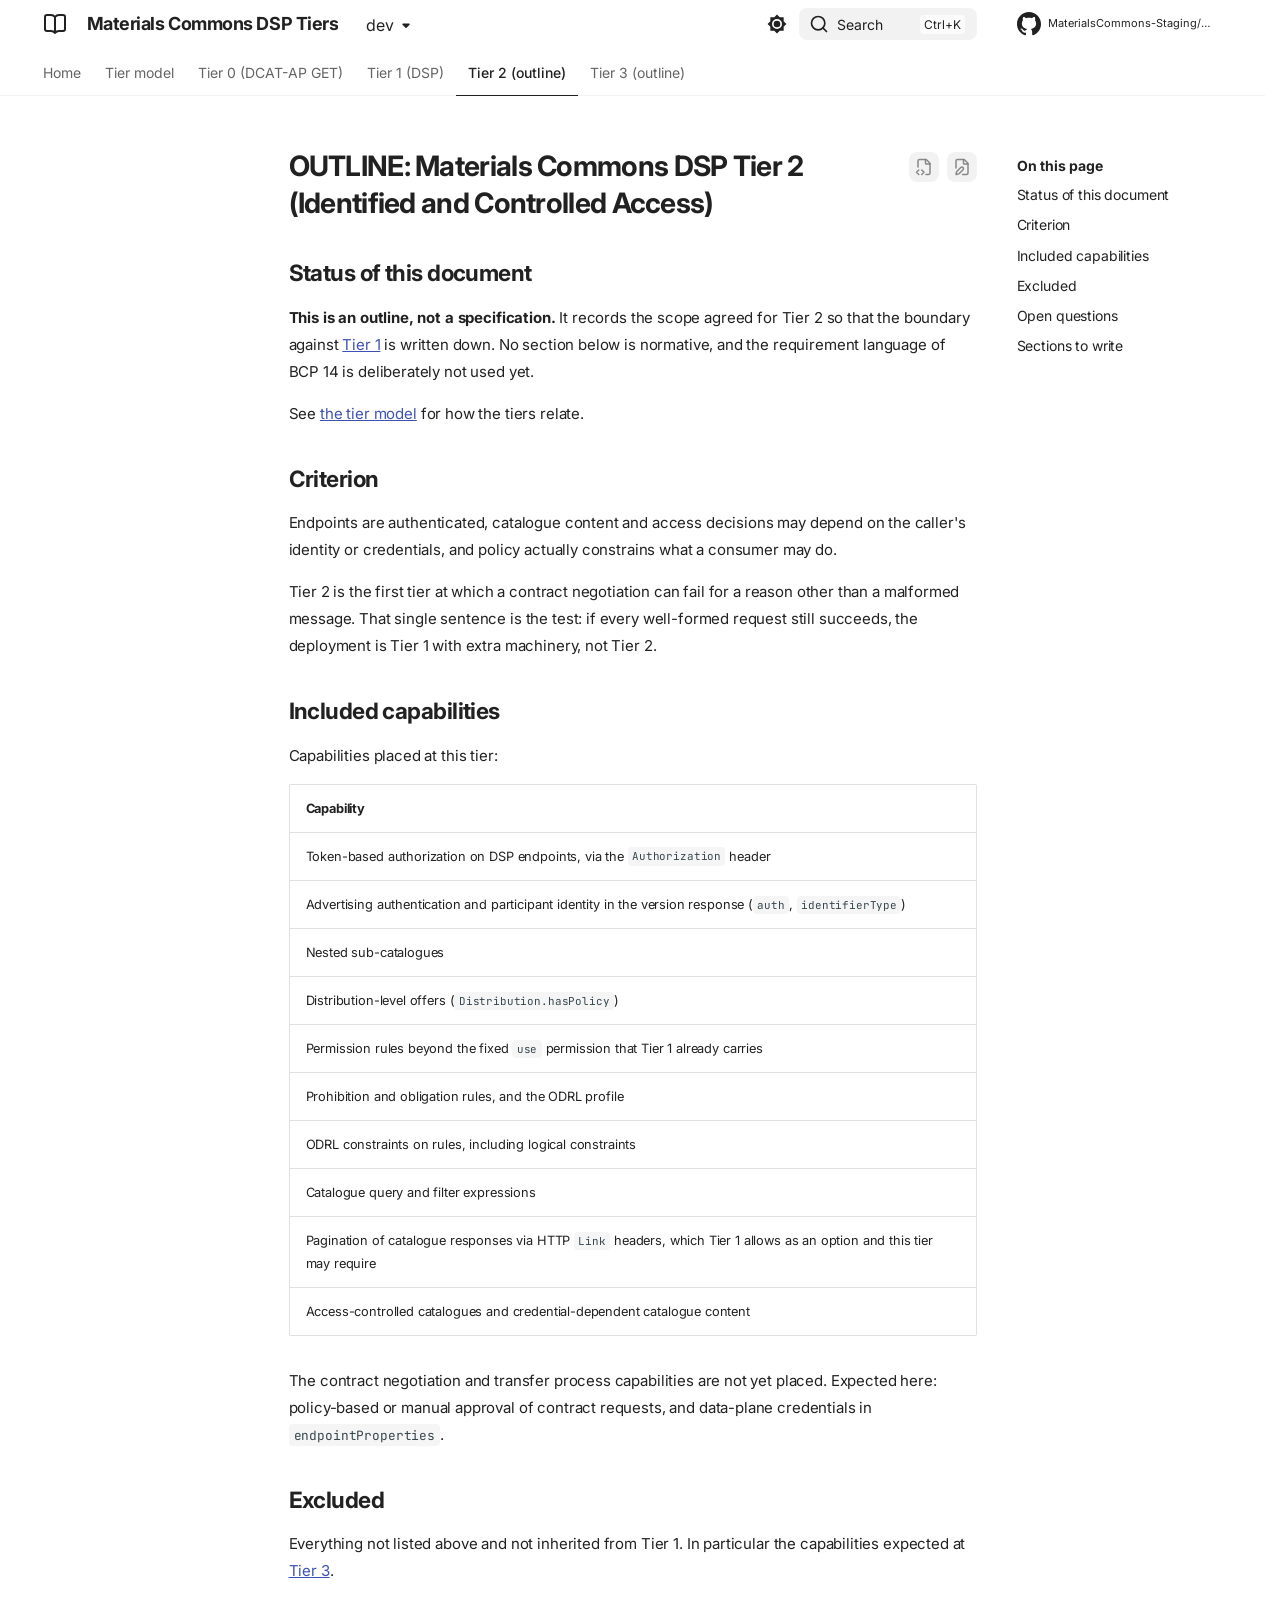
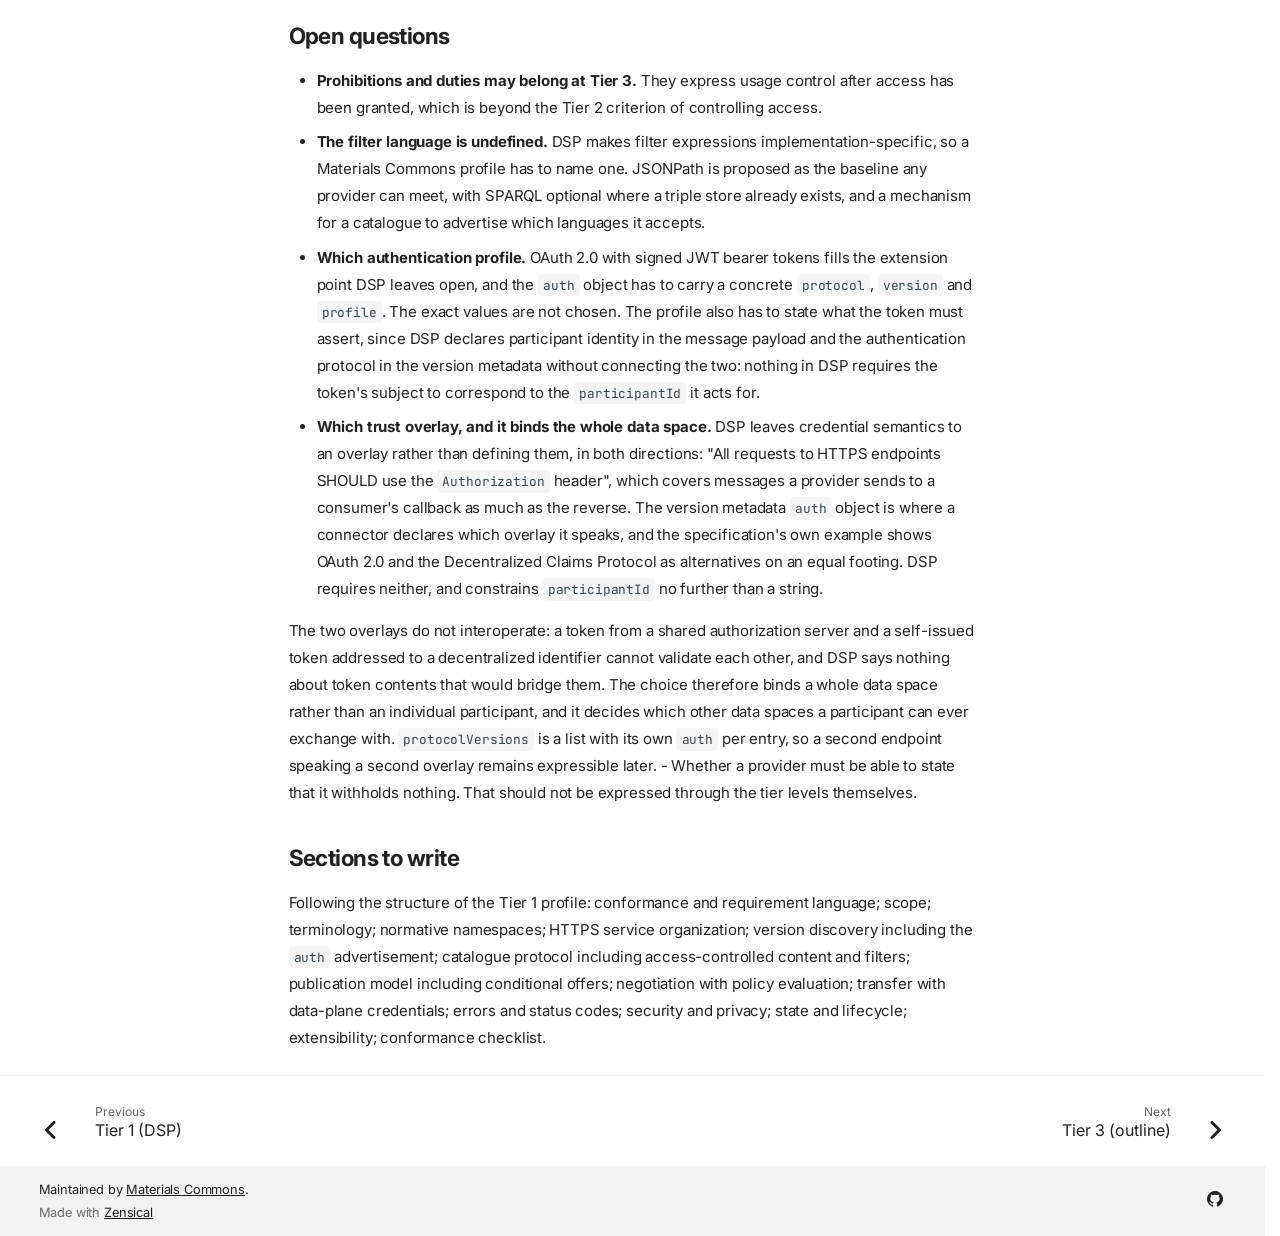
<file: dev/materials-commons-dsp-tier2/index.html>
<!doctype html>
<html lang="en" class="no-js">
  <head>
    
      <meta charset="utf-8">
      <meta name="viewport" content="width=device-width,initial-scale=1">
      
        <meta name="description" content="Materials Commons tiered profiles of the Dataspace Protocol (DSP), DCAT-3 and DCAT-AP">
      
      
        <meta name="author" content="Materials Commons Contributors">
      
      
        <link rel="canonical" href="https://materialscommons-staging.github.io/mc-dsp-tiers/dev/materials-commons-dsp-tier2/">
      
      
      
        <link rel="prev" href="../materials-commons-dsp-tier1/">
      
      
        <link rel="next" href="../materials-commons-dsp-tier3/">
      
      
        
      
      
      <link rel="icon" href="../assets/images/favicon.png">
      <meta name="generator" content="zensical-0.1.0">
    
    
      
        <title>Tier 2 (outline) - Materials Commons DSP Tiers</title>
      
    
    
      
        
      
      <link rel="stylesheet" href="../assets/stylesheets/modern/main.4ab2de0c.min.css">
      
        
          
        
        <link rel="stylesheet" href="../assets/stylesheets/modern/palette.b60ce83d.min.css">
      
      


    
    
      
    
    
      
        
        
        <link rel="preconnect" href="https://fonts.gstatic.com" crossorigin>
        <link rel="stylesheet" href="https://fonts.googleapis.com/css?family=Inter:300,300i,400,400i,500,500i,700,700i%7CJetBrains+Mono:400,400i,700,700i&amp;display=fallback">
        <style>:root{--md-text-font:"Inter";--md-code-font:"JetBrains Mono"}</style>
      
    
    
      <link rel="stylesheet" href="../stylesheets/extra.css">
    
    <script>__md_scope=new URL("..",location),__md_scope.pathname.endsWith("/")||(__md_scope=new URL(__md_scope.pathname+"/",location)),__md_hash=e=>[...e].reduce(((e,t)=>(e<<5)-e+t.charCodeAt(0)),0),__md_get=(e,t=localStorage,_=__md_scope)=>JSON.parse(t.getItem(_.pathname+"."+e)),__md_set=(e,t,_=localStorage,a=__md_scope)=>{try{_.setItem(a.pathname+"."+e,JSON.stringify(t))}catch(e){}},document.documentElement.setAttribute("data-platform",navigator.platform)</script>
    
      

    
    
  </head>
  
  
    
    
      
    
    
    
    
    <body dir="ltr" data-md-color-scheme="default" data-md-color-primary="white" data-md-color-accent="deep-orange">
  
    
    <input class="md-toggle" data-md-toggle="drawer" type="checkbox" id="__drawer" autocomplete="off">
    <input class="md-toggle" data-md-toggle="search" type="checkbox" id="__search" autocomplete="off">
    <label class="md-overlay" for="__drawer" aria-hidden="true"></label>
    <div data-md-component="skip">
      <a href="#__skip" class="md-skip">
        Skip to content
      </a>
    </div>
    <div data-md-component="announce">
      
    </div>
    
      <div data-md-color-scheme="default" data-md-component="outdated" hidden>
        
      </div>
    
    
      

<header class="md-header" data-md-component="header">
  <nav class="md-header__inner md-grid" aria-label="Header">
    <a href="./.." title="Materials Commons DSP Tiers" class="md-header__button md-logo" aria-label="Materials Commons DSP Tiers" data-md-component="logo">
      
  
  <svg xmlns="http://www.w3.org/2000/svg" fill="none" stroke="currentColor" stroke-linecap="round" stroke-linejoin="round" stroke-width="2" class="lucide lucide-book-open" viewBox="0 0 24 24"><path d="M12 5v16M20.001 19A2 2 0 0 0 22 17V5a2 2 0 0 0-1.999-2L16 3.002A5 5 0 0 0 12 5a5 5 0 0 0-4-2H4a2 2 0 0 0-2 2v12a2 2 0 0 0 1.999 2H8a5 5 0 0 1 4 2 5 5 0 0 1 4-2z"/></svg>

    </a>
    <label class="md-header__button md-icon" for="__drawer">
      
      <svg xmlns="http://www.w3.org/2000/svg" fill="none" stroke="currentColor" stroke-linecap="round" stroke-linejoin="round" stroke-width="2" class="lucide lucide-menu" viewBox="0 0 24 24"><path d="M4 5h16M4 12h16M4 19h16"/></svg>
      <span class="md-visually-hidden">Navigation</span>
    </label>
    <div class="md-header__title" data-md-component="header-title">
      <div class="md-header__ellipsis">
        <div class="md-header__topic">
          <span class="md-ellipsis">
            Materials Commons DSP Tiers
          </span>
        </div>
        <div class="md-header__topic" data-md-component="header-topic">
          <span class="md-ellipsis">
            
              Tier 2 (outline)
            
          </span>
        </div>
      </div>
    </div>
    
      
        <form class="md-header__option" data-md-component="palette">
  
    
    
    
    <input class="md-option" data-md-color-media="(prefers-color-scheme: light)" data-md-color-scheme="default" data-md-color-primary="white" data-md-color-accent="deep-orange"  aria-label="Switch to dark mode"  type="radio" name="__palette" id="__palette_0">
    
      <label class="md-header__button md-icon" title="Switch to dark mode" for="__palette_1" hidden>
        <svg xmlns="http://www.w3.org/2000/svg" viewBox="0 0 24 24"><path d="M12 8a4 4 0 0 0-4 4 4 4 0 0 0 4 4 4 4 0 0 0 4-4 4 4 0 0 0-4-4m0 10a6 6 0 0 1-6-6 6 6 0 0 1 6-6 6 6 0 0 1 6 6 6 6 0 0 1-6 6m8-9.31V4h-4.69L12 .69 8.69 4H4v4.69L.69 12 4 15.31V20h4.69L12 23.31 15.31 20H20v-4.69L23.31 12z"/></svg>
      </label>
    
  
    
    
    
    <input class="md-option" data-md-color-media="(prefers-color-scheme: dark)" data-md-color-scheme="slate" data-md-color-primary="black" data-md-color-accent="deep-orange"  aria-label="Switch to system preference"  type="radio" name="__palette" id="__palette_1">
    
      <label class="md-header__button md-icon" title="Switch to system preference" for="__palette_0" hidden>
        <svg xmlns="http://www.w3.org/2000/svg" viewBox="0 0 24 24"><path d="M12 18c-.89 0-1.74-.2-2.5-.55C11.56 16.5 13 14.42 13 12s-1.44-4.5-3.5-5.45C10.26 6.2 11.11 6 12 6a6 6 0 0 1 6 6 6 6 0 0 1-6 6m8-9.31V4h-4.69L12 .69 8.69 4H4v4.69L.69 12 4 15.31V20h4.69L12 23.31 15.31 20H20v-4.69L23.31 12z"/></svg>
      </label>
    
  
</form>
      
    
    
      <script>var palette=__md_get("__palette");if(palette&&palette.color){if("(prefers-color-scheme)"===palette.color.media){var media=matchMedia("(prefers-color-scheme: light)"),input=document.querySelector(media.matches?"[data-md-color-media='(prefers-color-scheme: light)']":"[data-md-color-media='(prefers-color-scheme: dark)']");palette.color.media=input.getAttribute("data-md-color-media"),palette.color.scheme=input.getAttribute("data-md-color-scheme"),palette.color.primary=input.getAttribute("data-md-color-primary"),palette.color.accent=input.getAttribute("data-md-color-accent")}for(var[key,value]of Object.entries(palette.color))document.body.setAttribute("data-md-color-"+key,value)}</script>
    
    
    
      
      
        <label class="md-header__button md-icon" for="__search">
          
          <svg xmlns="http://www.w3.org/2000/svg" fill="none" stroke="currentColor" stroke-linecap="round" stroke-linejoin="round" stroke-width="2" class="lucide lucide-search" viewBox="0 0 24 24"><path d="m21 21-4.34-4.34"/><circle cx="11" cy="11" r="8"/></svg>
          <span class="md-visually-hidden">Search</span>
        </label>
        <div class="md-search" data-md-component="search" role="dialog" aria-label="Search">
  <button type="button" class="md-search__button">
    Search
  </button>
</div>
      
    
    <div class="md-header__source">
      
        <a href="https://github.com/MaterialsCommons-Staging/mc-dsp-tiers" title="Go to repository" class="md-source" data-md-component="source">
  <div class="md-source__icon md-icon">
    
    <svg xmlns="http://www.w3.org/2000/svg" viewBox="0 0 512 512"><!--! Font Awesome Free 7.3.1 by @fontawesome - https://fontawesome.com License - https://fontawesome.com/license/free (Icons: CC BY 4.0, Fonts: SIL OFL 1.1, Code: MIT License) Copyright 2026 Fonticons, Inc.--><path fill="currentColor" d="M216.5 362.5c-66-8-112.5-55.5-112.5-117 0-25 9-52 24-70-6.5-16.5-5.5-51.5 2-66 20-2.5 47 8 63 22.5 19-6 39-9 63.5-9s44.5 3 62.5 8.5c15.5-14 43-24.5 63-22 7 13.5 8 48.5 1.5 65.5 16 19 24.5 44.5 24.5 70.5 0 61.5-46.5 108-113.5 116.5 17 11 28.5 35 28.5 62.5v52c0 15 12.5 23.5 27.5 17.5C441 459.5 512 369 512 257 512 115.5 397 0 255.5 0S0 115.5 0 257c0 111 70.5 203 165.5 237.5 13.5 5 26.5-4 26.5-17.5v-40c-7 3-16 5-24 5-33 0-52.5-18-66.5-51.5-5.5-13.5-11.5-21.5-23-23-6-.5-8-3-8-6 0-6 10-10.5 20-10.5 14.5 0 27 9 40 27.5 10 14.5 20.5 21 33 21s20.5-4.5 32-16c8.5-8.5 15-16 21-21"/></svg>
  </div>
  <div class="md-source__repository">
    MaterialsCommons-Staging/mc-dsp-tiers
  </div>
</a>
      
    </div>
  </nav>
  
</header>
    
    <div class="md-container" data-md-component="container">
      
      
        
          
            
<nav class="md-tabs" aria-label="Tabs" data-md-component="tabs">
  <div class="md-grid">
    <ul class="md-tabs__list">
      
        
  
  
  
  
    <li class="md-tabs__item">
      <a href="./.." class="md-tabs__link">
        
  
  Home

      </a>
    </li>
  

      
        
  
  
  
  
    <li class="md-tabs__item">
      <a href="../tiers/" class="md-tabs__link">
        
  
  Tier model

      </a>
    </li>
  

      
        
  
  
  
  
    <li class="md-tabs__item">
      <a href="../materials-commons-dcat-ap-get-protocol-tier-0/" class="md-tabs__link">
        
  
  Tier 0 (DCAT-AP GET)

      </a>
    </li>
  

      
        
  
  
  
  
    <li class="md-tabs__item">
      <a href="../materials-commons-dsp-tier1/" class="md-tabs__link">
        
  
  Tier 1 (DSP)

      </a>
    </li>
  

      
        
  
  
  
    
  
  
    <li class="md-tabs__item md-tabs__item--active">
      <a href="././" class="md-tabs__link">
        
  
  Tier 2 (outline)

      </a>
    </li>
  

      
        
  
  
  
  
    <li class="md-tabs__item">
      <a href="../materials-commons-dsp-tier3/" class="md-tabs__link">
        
  
  Tier 3 (outline)

      </a>
    </li>
  

      
    </ul>
  </div>
</nav>
          
        
      
      <main class="md-main" data-md-component="main">
        <div class="md-main__inner md-grid">
          
            
              
              <div class="md-sidebar md-sidebar--primary" data-md-component="sidebar" data-md-type="navigation" >
                <div class="md-sidebar__scrollwrap">
                  <div class="md-sidebar__inner">
                    


  


<nav class="md-nav md-nav--primary md-nav--lifted" aria-label="Navigation" data-md-level="0">
  <label class="md-nav__title" for="__drawer">
    <a href="./.." title="Materials Commons DSP Tiers" class="md-nav__button md-logo" aria-label="Materials Commons DSP Tiers" data-md-component="logo">
      
  
  <svg xmlns="http://www.w3.org/2000/svg" fill="none" stroke="currentColor" stroke-linecap="round" stroke-linejoin="round" stroke-width="2" class="lucide lucide-book-open" viewBox="0 0 24 24"><path d="M12 5v16M20.001 19A2 2 0 0 0 22 17V5a2 2 0 0 0-1.999-2L16 3.002A5 5 0 0 0 12 5a5 5 0 0 0-4-2H4a2 2 0 0 0-2 2v12a2 2 0 0 0 1.999 2H8a5 5 0 0 1 4 2 5 5 0 0 1 4-2z"/></svg>

    </a>
    Materials Commons DSP Tiers
  </label>
  
    <div class="md-nav__source">
      <a href="https://github.com/MaterialsCommons-Staging/mc-dsp-tiers" title="Go to repository" class="md-source" data-md-component="source">
  <div class="md-source__icon md-icon">
    
    <svg xmlns="http://www.w3.org/2000/svg" viewBox="0 0 512 512"><!--! Font Awesome Free 7.3.1 by @fontawesome - https://fontawesome.com License - https://fontawesome.com/license/free (Icons: CC BY 4.0, Fonts: SIL OFL 1.1, Code: MIT License) Copyright 2026 Fonticons, Inc.--><path fill="currentColor" d="M216.5 362.5c-66-8-112.5-55.5-112.5-117 0-25 9-52 24-70-6.5-16.5-5.5-51.5 2-66 20-2.5 47 8 63 22.5 19-6 39-9 63.5-9s44.5 3 62.5 8.5c15.5-14 43-24.5 63-22 7 13.5 8 48.5 1.5 65.5 16 19 24.5 44.5 24.5 70.5 0 61.5-46.5 108-113.5 116.5 17 11 28.5 35 28.5 62.5v52c0 15 12.5 23.5 27.5 17.5C441 459.5 512 369 512 257 512 115.5 397 0 255.5 0S0 115.5 0 257c0 111 70.5 203 165.5 237.5 13.5 5 26.5-4 26.5-17.5v-40c-7 3-16 5-24 5-33 0-52.5-18-66.5-51.5-5.5-13.5-11.5-21.5-23-23-6-.5-8-3-8-6 0-6 10-10.5 20-10.5 14.5 0 27 9 40 27.5 10 14.5 20.5 21 33 21s20.5-4.5 32-16c8.5-8.5 15-16 21-21"/></svg>
  </div>
  <div class="md-source__repository">
    MaterialsCommons-Staging/mc-dsp-tiers
  </div>
</a>
    </div>
  
  <ul class="md-nav__list" data-md-scrollfix>
    
      
      
  
  
  
  
    <li class="md-nav__item">
      <a href="./.." class="md-nav__link">
        
  
  
  <span class="md-ellipsis">
    
  
  Home

    
  </span>
  
  

      </a>
    </li>
  

    
      
      
  
  
  
  
    <li class="md-nav__item">
      <a href="../tiers/" class="md-nav__link">
        
  
  
  <span class="md-ellipsis">
    
  
  Tier model

    
  </span>
  
  

      </a>
    </li>
  

    
      
      
  
  
  
  
    <li class="md-nav__item">
      <a href="../materials-commons-dcat-ap-get-protocol-tier-0/" class="md-nav__link">
        
  
  
  <span class="md-ellipsis">
    
  
  Tier 0 (DCAT-AP GET)

    
  </span>
  
  

      </a>
    </li>
  

    
      
      
  
  
  
  
    <li class="md-nav__item">
      <a href="../materials-commons-dsp-tier1/" class="md-nav__link">
        
  
  
  <span class="md-ellipsis">
    
  
  Tier 1 (DSP)

    
  </span>
  
  

      </a>
    </li>
  

    
      
      
  
  
    
  
  
  
    <li class="md-nav__item md-nav__item--active">
      
      
      
      
        
      
      
        <label class="md-nav__link md-nav__link--active" for="__toc">
          
  
  
  <span class="md-ellipsis">
    
  
  Tier 2 (outline)

    
  </span>
  
  

          <span class="md-nav__icon md-icon"></span>
        </label>
      
      <a href="././" class="md-nav__link md-nav__link--active">
        
  
  
  <span class="md-ellipsis">
    
  
  Tier 2 (outline)

    
  </span>
  
  

      </a>
      
        


<nav class="md-nav md-nav--secondary" aria-label="On this page">
  
  
  
    
  
  
    <label class="md-nav__title" for="__toc">
      <span class="md-nav__icon md-icon"></span>
      On this page
    </label>
    <ul class="md-nav__list" data-md-component="toc" data-md-scrollfix>
      
        <li class="md-nav__item">
  <a href="#status-of-this-document" class="md-nav__link">
    <span class="md-ellipsis">
      <span class="md-typeset">
        Status of this document
      </span>
    </span>
  </a>
  
</li>
      
        <li class="md-nav__item">
  <a href="#criterion" class="md-nav__link">
    <span class="md-ellipsis">
      <span class="md-typeset">
        Criterion
      </span>
    </span>
  </a>
  
</li>
      
        <li class="md-nav__item">
  <a href="#included-capabilities" class="md-nav__link">
    <span class="md-ellipsis">
      <span class="md-typeset">
        Included capabilities
      </span>
    </span>
  </a>
  
</li>
      
        <li class="md-nav__item">
  <a href="#excluded" class="md-nav__link">
    <span class="md-ellipsis">
      <span class="md-typeset">
        Excluded
      </span>
    </span>
  </a>
  
</li>
      
        <li class="md-nav__item">
  <a href="#open-questions" class="md-nav__link">
    <span class="md-ellipsis">
      <span class="md-typeset">
        Open questions
      </span>
    </span>
  </a>
  
</li>
      
        <li class="md-nav__item">
  <a href="#sections-to-write" class="md-nav__link">
    <span class="md-ellipsis">
      <span class="md-typeset">
        Sections to write
      </span>
    </span>
  </a>
  
</li>
      
    </ul>
  
</nav>
      
    </li>
  

    
      
      
  
  
  
  
    <li class="md-nav__item">
      <a href="../materials-commons-dsp-tier3/" class="md-nav__link">
        
  
  
  <span class="md-ellipsis">
    
  
  Tier 3 (outline)

    
  </span>
  
  

      </a>
    </li>
  

    
  </ul>
</nav>
                  </div>
                </div>
              </div>
            
            
              
              <div class="md-sidebar md-sidebar--secondary" data-md-component="sidebar" data-md-type="toc" >
                <div class="md-sidebar__scrollwrap">
                  
                    
                    
                    
                      
                    
                    
                      <input class="md-nav__toggle md-toggle" type="checkbox" id="__toc">
                      <div class="md-sidebar-button__wrapper">
                        <label class="md-sidebar-button" for="__toc"></label>
                      </div>
                    
                  
                  <div class="md-sidebar__inner">
                    


<nav class="md-nav md-nav--secondary" aria-label="On this page">
  
  
  
    
  
  
    <label class="md-nav__title" for="__toc">
      <span class="md-nav__icon md-icon"></span>
      On this page
    </label>
    <ul class="md-nav__list" data-md-component="toc" data-md-scrollfix>
      
        <li class="md-nav__item">
  <a href="#status-of-this-document" class="md-nav__link">
    <span class="md-ellipsis">
      <span class="md-typeset">
        Status of this document
      </span>
    </span>
  </a>
  
</li>
      
        <li class="md-nav__item">
  <a href="#criterion" class="md-nav__link">
    <span class="md-ellipsis">
      <span class="md-typeset">
        Criterion
      </span>
    </span>
  </a>
  
</li>
      
        <li class="md-nav__item">
  <a href="#included-capabilities" class="md-nav__link">
    <span class="md-ellipsis">
      <span class="md-typeset">
        Included capabilities
      </span>
    </span>
  </a>
  
</li>
      
        <li class="md-nav__item">
  <a href="#excluded" class="md-nav__link">
    <span class="md-ellipsis">
      <span class="md-typeset">
        Excluded
      </span>
    </span>
  </a>
  
</li>
      
        <li class="md-nav__item">
  <a href="#open-questions" class="md-nav__link">
    <span class="md-ellipsis">
      <span class="md-typeset">
        Open questions
      </span>
    </span>
  </a>
  
</li>
      
        <li class="md-nav__item">
  <a href="#sections-to-write" class="md-nav__link">
    <span class="md-ellipsis">
      <span class="md-typeset">
        Sections to write
      </span>
    </span>
  </a>
  
</li>
      
    </ul>
  
</nav>
                  </div>
                </div>
              </div>
            
          
          
            <div class="md-content" data-md-component="content">
              
                



  


              
              <article class="md-content__inner md-typeset">
                <a id="__skip" tabindex="-1"></a>
                
                  

  
    <a href="https://github.com/MaterialsCommons-Staging/mc-dsp-tiers/edit/main/docs/materials-commons-dsp-tier2.md" title="Edit this page" class="md-content__button md-icon" rel="edit">
      
      <svg xmlns="http://www.w3.org/2000/svg" fill="none" stroke="currentColor" stroke-linecap="round" stroke-linejoin="round" stroke-width="2" class="lucide lucide-file-pen" viewBox="0 0 24 24"><path d="M12.659 22H18a2 2 0 0 0 2-2V8a2.4 2.4 0 0 0-.706-1.706l-3.588-3.588A2.4 2.4 0 0 0 14 2H6a2 2 0 0 0-2 2v9.34"/><path d="M14 2v5a1 1 0 0 0 1 1h5M10.378 12.622a1 1 0 0 1 3 3.003L8.36 20.637a2 2 0 0 1-.854.506l-2.867.837a.5.5 0 0 1-.62-.62l.836-2.869a2 2 0 0 1 .506-.853z"/></svg>
    </a>
  
  
    
      
    
    <a href="https://github.com/MaterialsCommons-Staging/mc-dsp-tiers/raw/main/docs/materials-commons-dsp-tier2.md" title="View source of this page" class="md-content__button md-icon">
      
      <svg xmlns="http://www.w3.org/2000/svg" fill="none" stroke="currentColor" stroke-linecap="round" stroke-linejoin="round" stroke-width="2" class="lucide lucide-file-code-2" viewBox="0 0 24 24"><path d="M4 12.15V4a2 2 0 0 1 2-2h8a2.4 2.4 0 0 1 1.706.706l3.588 3.588A2.4 2.4 0 0 1 20 8v12a2 2 0 0 1-2 2h-3.35"/><path d="M14 2v5a1 1 0 0 0 1 1h5M5 16l-3 3 3 3M9 22l3-3-3-3"/></svg>
    </a>
  


<h1 id="outline-materials-commons-dsp-tier-2-identified-and-controlled-access">OUTLINE: Materials Commons DSP Tier 2 (Identified and Controlled Access)<a class="headerlink" href="#outline-materials-commons-dsp-tier-2-identified-and-controlled-access" title="Permanent link">&para;</a></h1>
<h2 id="status-of-this-document">Status of this document<a class="headerlink" href="#status-of-this-document" title="Permanent link">&para;</a></h2>
<p><strong>This is an outline, not a specification.</strong> It records the scope agreed for Tier 2 so that the
boundary against <a href="../materials-commons-dsp-tier1/">Tier 1</a> is written down. No section below is
normative, and the requirement language of BCP 14 is deliberately not used yet.</p>
<p>See <a href="../tiers/">the tier model</a> for how the tiers relate.</p>
<h2 id="criterion">Criterion<a class="headerlink" href="#criterion" title="Permanent link">&para;</a></h2>
<p>Endpoints are authenticated, catalogue content and access decisions may depend on the caller's
identity or credentials, and policy actually constrains what a consumer may do.</p>
<p>Tier 2 is the first tier at which a contract negotiation can fail for a reason other than a
malformed message. That single sentence is the test: if every well-formed request still
succeeds, the deployment is Tier 1 with extra machinery, not Tier 2.</p>
<h2 id="included-capabilities">Included capabilities<a class="headerlink" href="#included-capabilities" title="Permanent link">&para;</a></h2>
<p>Capabilities placed at this tier:</p>
<table>
<thead>
<tr>
<th>Capability</th>
</tr>
</thead>
<tbody>
<tr>
<td>Token-based authorization on DSP endpoints, via the <code>Authorization</code> header</td>
</tr>
<tr>
<td>Advertising authentication and participant identity in the version response (<code>auth</code>, <code>identifierType</code>)</td>
</tr>
<tr>
<td>Nested sub-catalogues</td>
</tr>
<tr>
<td>Distribution-level offers (<code>Distribution.hasPolicy</code>)</td>
</tr>
<tr>
<td>Permission rules beyond the fixed <code>use</code> permission that Tier 1 already carries</td>
</tr>
<tr>
<td>Prohibition and obligation rules, and the ODRL profile</td>
</tr>
<tr>
<td>ODRL constraints on rules, including logical constraints</td>
</tr>
<tr>
<td>Catalogue query and filter expressions</td>
</tr>
<tr>
<td>Pagination of catalogue responses via HTTP <code>Link</code> headers, which Tier 1 allows as an option and this tier may require</td>
</tr>
<tr>
<td>Access-controlled catalogues and credential-dependent catalogue content</td>
</tr>
</tbody>
</table>
<p>The contract negotiation and transfer process capabilities are not yet placed. Expected here:
policy-based or manual approval of contract requests, and data-plane credentials in
<code>endpointProperties</code>.</p>
<h2 id="excluded">Excluded<a class="headerlink" href="#excluded" title="Permanent link">&para;</a></h2>
<p>Everything not listed above and not inherited from Tier 1. In particular the capabilities
expected at <a href="../materials-commons-dsp-tier3/">Tier 3</a>.</p>
<h2 id="open-questions">Open questions<a class="headerlink" href="#open-questions" title="Permanent link">&para;</a></h2>
<ul>
<li><strong>Prohibitions and duties may belong at Tier 3.</strong> They express usage control after access has
  been granted, which is beyond the Tier 2 criterion of controlling access.</li>
<li><strong>The filter language is undefined.</strong> DSP makes filter expressions implementation-specific, so
  a Materials Commons profile has to name one. JSONPath is proposed as the baseline any provider
  can meet, with SPARQL optional where a triple store already exists, and a mechanism for a
  catalogue to advertise which languages it accepts.</li>
<li><strong>Which authentication profile.</strong> OAuth 2.0 with signed JWT bearer tokens fills the extension
  point DSP leaves open, and the <code>auth</code> object has to carry a concrete <code>protocol</code>, <code>version</code> and
  <code>profile</code>. The exact values are not chosen. The profile also has to state what the token must
  assert, since DSP declares participant identity in the message payload and the authentication
  protocol in the version metadata without connecting the two: nothing in DSP requires the
  token's subject to correspond to the <code>participantId</code> it acts for.</li>
<li><strong>Which trust overlay, and it binds the whole data space.</strong> DSP leaves credential semantics to
  an overlay rather than defining them, in both directions: "All requests to HTTPS endpoints
  SHOULD use the <code>Authorization</code> header", which covers messages a provider sends to a consumer's
  callback as much as the reverse. The version metadata <code>auth</code> object is where a connector
  declares which overlay it speaks, and the specification's own example shows OAuth 2.0 and the
  Decentralized Claims Protocol as alternatives on an equal footing. DSP requires neither, and
  constrains <code>participantId</code> no further than a string.</li>
</ul>
<p>The two overlays do not interoperate: a token from a shared authorization server and a
  self-issued token addressed to a decentralized identifier cannot validate each other, and DSP
  says nothing about token contents that would bridge them. The choice therefore binds a whole
  data space rather than an individual participant, and it decides which other data spaces a
  participant can ever exchange with. <code>protocolVersions</code> is a list with its own <code>auth</code> per entry,
  so a second endpoint speaking a second overlay remains expressible later.
- Whether a provider must be able to state that it withholds nothing. That should not be
  expressed through the tier levels themselves.</p>
<h2 id="sections-to-write">Sections to write<a class="headerlink" href="#sections-to-write" title="Permanent link">&para;</a></h2>
<p>Following the structure of the Tier 1 profile: conformance and requirement language; scope;
terminology; normative namespaces; HTTPS service organization; version discovery including the
<code>auth</code> advertisement; catalogue protocol including access-controlled content and filters;
publication model including conditional offers; negotiation with policy evaluation; transfer with
data-plane credentials; errors and status codes; security and privacy; state and lifecycle;
extensibility; conformance checklist.</p>














                
              </article>
            </div>
          
          
  <script>var tabs=__md_get("__tabs");if(Array.isArray(tabs))e:for(var set of document.querySelectorAll(".tabbed-set")){var labels=set.querySelector(".tabbed-labels");for(var tab of tabs)for(var label of labels.getElementsByTagName("label"))if(label.innerText.trim()===tab){var input=document.getElementById(label.htmlFor);input.checked=!0;continue e}}</script>

<script>var target=document.getElementById(location.hash.slice(1));target&&target.name&&(target.checked=target.name.startsWith("__tabbed_"))</script>
        </div>
        
          <button type="button" class="md-top md-icon" data-md-component="top" hidden>
  
  <svg xmlns="http://www.w3.org/2000/svg" fill="none" stroke="currentColor" stroke-linecap="round" stroke-linejoin="round" stroke-width="2" class="lucide lucide-circle-arrow-up" viewBox="0 0 24 24"><circle cx="12" cy="12" r="10"/><path d="m16 12-4-4-4 4M12 16V8"/></svg>
  Back to top
</button>
        
      </main>
      
        <footer class="md-footer">
  
    
      
      <nav class="md-footer__inner md-grid" aria-label="Footer" >
        
          
          <a href="../materials-commons-dsp-tier1/" class="md-footer__link md-footer__link--prev" aria-label="Previous: Tier 1 (DSP)">
            <div class="md-footer__button md-icon">
              
              <svg xmlns="http://www.w3.org/2000/svg" viewBox="0 0 256 512"><!--! Font Awesome Free 7.3.1 by @fontawesome - https://fontawesome.com License - https://fontawesome.com/license/free (Icons: CC BY 4.0, Fonts: SIL OFL 1.1, Code: MIT License) Copyright 2026 Fonticons, Inc.--><path fill="currentColor" d="M9.4 233.4c-12.5 12.5-12.5 32.8 0 45.3l160 160c12.5 12.5 32.8 12.5 45.3 0s12.5-32.8 0-45.3L77.3 256l137.3-137.4c12.5-12.5 12.5-32.8 0-45.3s-32.8-12.5-45.3 0l-160 160z"/></svg>
            </div>
            <div class="md-footer__title">
              <span class="md-footer__direction">
                Previous
              </span>
              <div class="md-ellipsis">
                Tier 1 (DSP)
              </div>
            </div>
          </a>
        
        
          
          <a href="../materials-commons-dsp-tier3/" class="md-footer__link md-footer__link--next" aria-label="Next: Tier 3 (outline)">
            <div class="md-footer__title">
              <span class="md-footer__direction">
                Next
              </span>
              <div class="md-ellipsis">
                Tier 3 (outline)
              </div>
            </div>
            <div class="md-footer__button md-icon">
              
              <svg xmlns="http://www.w3.org/2000/svg" viewBox="0 0 256 512"><!--! Font Awesome Free 7.3.1 by @fontawesome - https://fontawesome.com License - https://fontawesome.com/license/free (Icons: CC BY 4.0, Fonts: SIL OFL 1.1, Code: MIT License) Copyright 2026 Fonticons, Inc.--><path fill="currentColor" d="M247.1 233.4c12.5 12.5 12.5 32.8 0 45.3l-160 160c-12.5 12.5-32.8 12.5-45.3 0s-12.5-32.8 0-45.3L179.2 256 41.9 118.6c-12.5-12.5-12.5-32.8 0-45.3s32.8-12.5 45.3 0l160 160z"/></svg>
            </div>
          </a>
        
      </nav>
    
  
  <div class="md-footer-meta md-typeset">
    <div class="md-footer-meta__inner md-grid">
      <div class="md-copyright">
  
    <div class="md-copyright__highlight">
      Maintained by <a href="https://github.com/MaterialsCommons-Staging">Materials Commons</a>.
    </div>
  
  
    Made with
    <a href="https://zensical.org/" target="_blank" rel="noopener">
      Zensical
    </a>
  
</div>
      
        
<div class="md-social">
  
    
    
    
    
      
      
    
    <a href="https://github.com/MaterialsCommons-Staging/mc-dsp-tiers" target="_blank" rel="noopener" title="github.com" class="md-social__link">
      <svg xmlns="http://www.w3.org/2000/svg" viewBox="0 0 512 512"><!--! Font Awesome Free 7.3.1 by @fontawesome - https://fontawesome.com License - https://fontawesome.com/license/free (Icons: CC BY 4.0, Fonts: SIL OFL 1.1, Code: MIT License) Copyright 2026 Fonticons, Inc.--><path fill="currentColor" d="M216.5 362.5c-66-8-112.5-55.5-112.5-117 0-25 9-52 24-70-6.5-16.5-5.5-51.5 2-66 20-2.5 47 8 63 22.5 19-6 39-9 63.5-9s44.5 3 62.5 8.5c15.5-14 43-24.5 63-22 7 13.5 8 48.5 1.5 65.5 16 19 24.5 44.5 24.5 70.5 0 61.5-46.5 108-113.5 116.5 17 11 28.5 35 28.5 62.5v52c0 15 12.5 23.5 27.5 17.5C441 459.5 512 369 512 257 512 115.5 397 0 255.5 0S0 115.5 0 257c0 111 70.5 203 165.5 237.5 13.5 5 26.5-4 26.5-17.5v-40c-7 3-16 5-24 5-33 0-52.5-18-66.5-51.5-5.5-13.5-11.5-21.5-23-23-6-.5-8-3-8-6 0-6 10-10.5 20-10.5 14.5 0 27 9 40 27.5 10 14.5 20.5 21 33 21s20.5-4.5 32-16c8.5-8.5 15-16 21-21"/></svg>
    </a>
  
</div>
      
    </div>
  </div>
</footer>
      
    </div>
    <div class="md-dialog" data-md-component="dialog" role="status" aria-atomic="true">
      <div class="md-dialog__inner md-typeset"></div>
    </div>
    
    
    
      
      
      
      
        
        
      <script id="__config" type="application/json">{"annotate":null,"base":"..","features":["announce.dismiss","content.code.annotate","content.action.edit","content.action.view","content.code.copy","content.code.select","content.footnote.tooltips","content.tabs.link","content.tooltips","navigation.footer","navigation.indexes","navigation.tabs","navigation.instant","navigation.instant.prefetch","navigation.path","navigation.prune","navigation.top","navigation.tracking","search.highlight"],"redirect":null,"search":"../assets/javascripts/workers/search.719e0d91.min.js","tags":null,"translations":{"clipboard.copied":"Copied to clipboard","clipboard.copy":"Copy to clipboard","clipboard.error":"Could not copy to clipboard","search.result.more.one":"1 more on this page","search.result.more.other":"# more on this page","search.result.none":"No matching documents","search.result.one":"1 matching document","search.result.other":"# matching documents","search.result.placeholder":"Type to start searching","search.result.term.missing":"Missing","select.version":"Select version"},"version":{"provider":"mike"}}</script>
    
    
      <script src="../assets/javascripts/bundle.d31f0ffa.min.js"></script>
      
    
  </body>
</html>
</file>
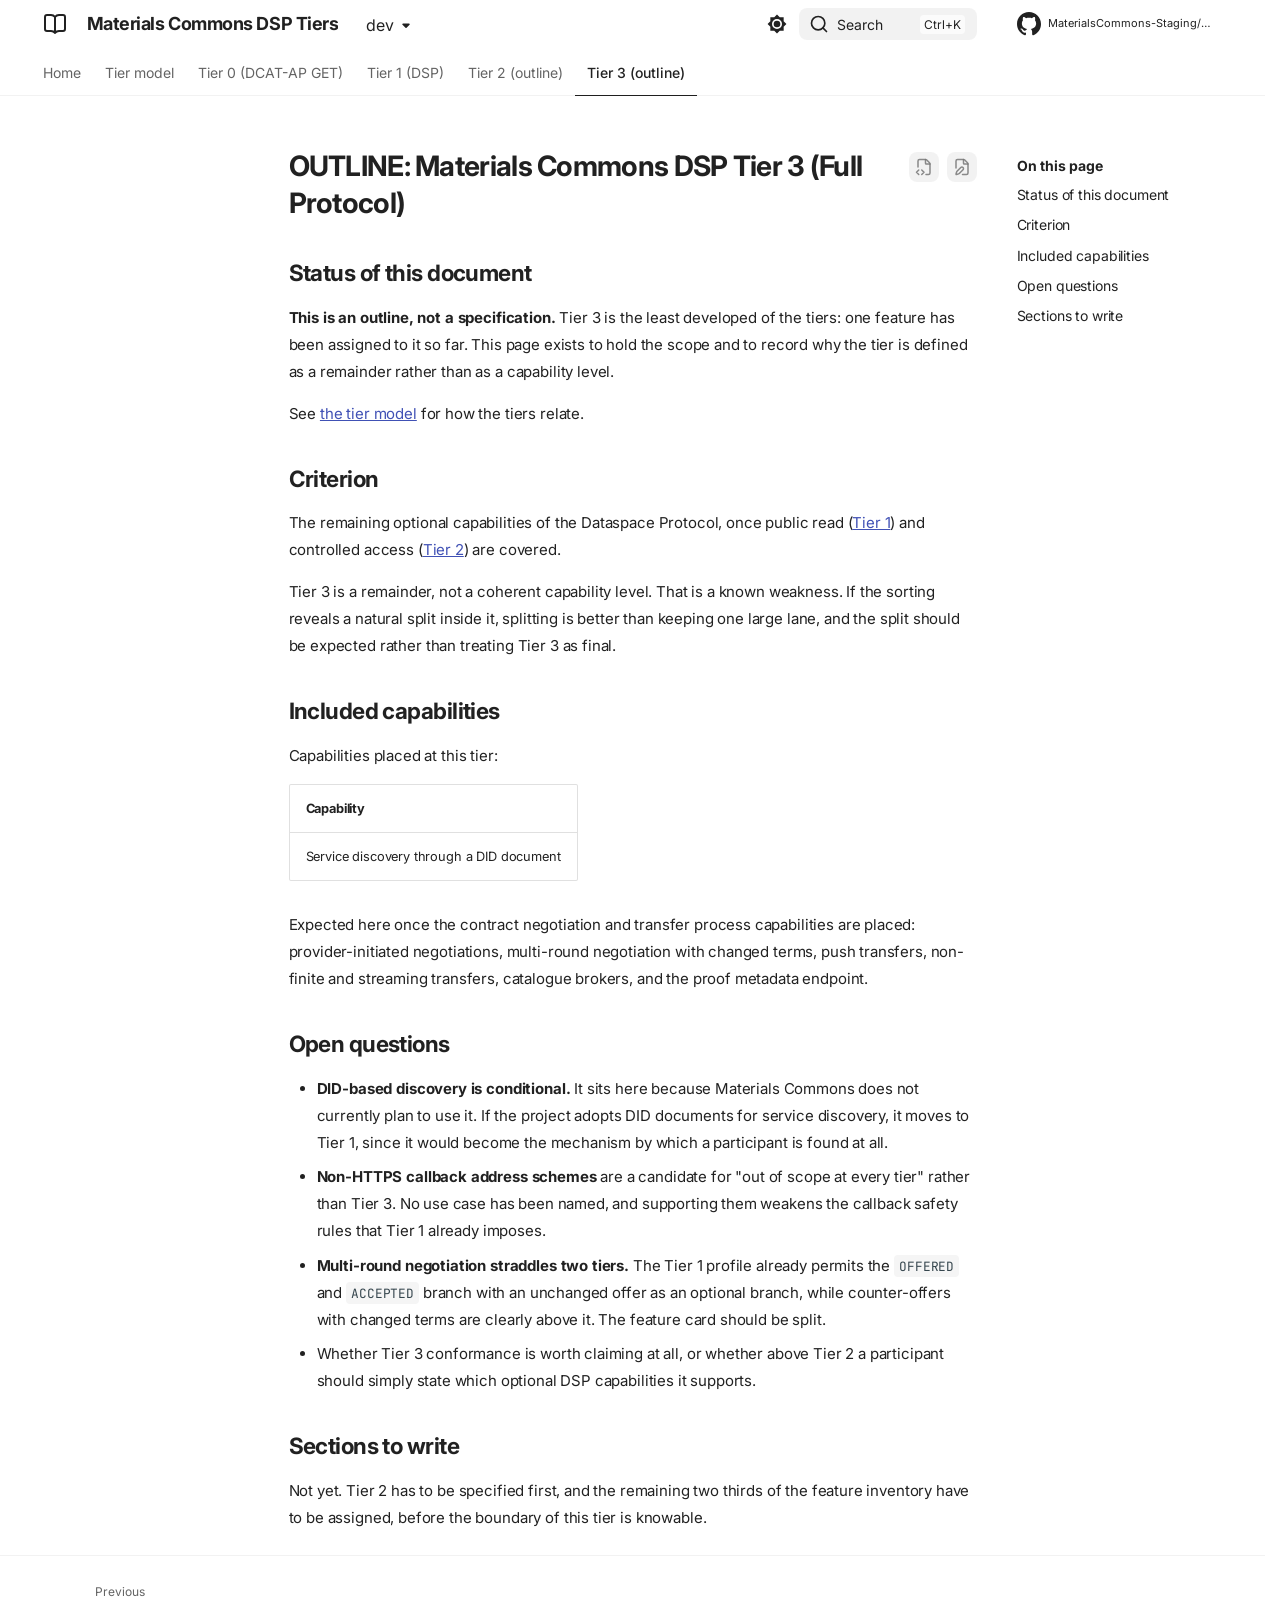
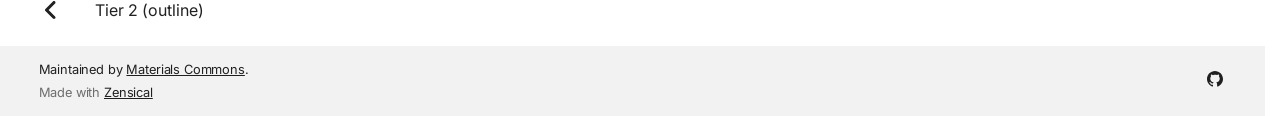
<file: dev/materials-commons-dsp-tier3/index.html>
<!doctype html>
<html lang="en" class="no-js">
  <head>
    
      <meta charset="utf-8">
      <meta name="viewport" content="width=device-width,initial-scale=1">
      
        <meta name="description" content="Materials Commons tiered profiles of the Dataspace Protocol (DSP), DCAT-3 and DCAT-AP">
      
      
        <meta name="author" content="Materials Commons Contributors">
      
      
        <link rel="canonical" href="https://materialscommons-staging.github.io/mc-dsp-tiers/dev/materials-commons-dsp-tier3/">
      
      
      
        <link rel="prev" href="../materials-commons-dsp-tier2/">
      
      
      
        
      
      
      <link rel="icon" href="../assets/images/favicon.png">
      <meta name="generator" content="zensical-0.1.0">
    
    
      
        <title>Tier 3 (outline) - Materials Commons DSP Tiers</title>
      
    
    
      
        
      
      <link rel="stylesheet" href="../assets/stylesheets/modern/main.4ab2de0c.min.css">
      
        
          
        
        <link rel="stylesheet" href="../assets/stylesheets/modern/palette.b60ce83d.min.css">
      
      


    
    
      
    
    
      
        
        
        <link rel="preconnect" href="https://fonts.gstatic.com" crossorigin>
        <link rel="stylesheet" href="https://fonts.googleapis.com/css?family=Inter:300,300i,400,400i,500,500i,700,700i%7CJetBrains+Mono:400,400i,700,700i&amp;display=fallback">
        <style>:root{--md-text-font:"Inter";--md-code-font:"JetBrains Mono"}</style>
      
    
    
      <link rel="stylesheet" href="../stylesheets/extra.css">
    
    <script>__md_scope=new URL("..",location),__md_scope.pathname.endsWith("/")||(__md_scope=new URL(__md_scope.pathname+"/",location)),__md_hash=e=>[...e].reduce(((e,t)=>(e<<5)-e+t.charCodeAt(0)),0),__md_get=(e,t=localStorage,_=__md_scope)=>JSON.parse(t.getItem(_.pathname+"."+e)),__md_set=(e,t,_=localStorage,a=__md_scope)=>{try{_.setItem(a.pathname+"."+e,JSON.stringify(t))}catch(e){}},document.documentElement.setAttribute("data-platform",navigator.platform)</script>
    
      

    
    
  </head>
  
  
    
    
      
    
    
    
    
    <body dir="ltr" data-md-color-scheme="default" data-md-color-primary="white" data-md-color-accent="deep-orange">
  
    
    <input class="md-toggle" data-md-toggle="drawer" type="checkbox" id="__drawer" autocomplete="off">
    <input class="md-toggle" data-md-toggle="search" type="checkbox" id="__search" autocomplete="off">
    <label class="md-overlay" for="__drawer" aria-hidden="true"></label>
    <div data-md-component="skip">
      <a href="#__skip" class="md-skip">
        Skip to content
      </a>
    </div>
    <div data-md-component="announce">
      
    </div>
    
      <div data-md-color-scheme="default" data-md-component="outdated" hidden>
        
      </div>
    
    
      

<header class="md-header" data-md-component="header">
  <nav class="md-header__inner md-grid" aria-label="Header">
    <a href="./.." title="Materials Commons DSP Tiers" class="md-header__button md-logo" aria-label="Materials Commons DSP Tiers" data-md-component="logo">
      
  
  <svg xmlns="http://www.w3.org/2000/svg" fill="none" stroke="currentColor" stroke-linecap="round" stroke-linejoin="round" stroke-width="2" class="lucide lucide-book-open" viewBox="0 0 24 24"><path d="M12 5v16M20.001 19A2 2 0 0 0 22 17V5a2 2 0 0 0-1.999-2L16 3.002A5 5 0 0 0 12 5a5 5 0 0 0-4-2H4a2 2 0 0 0-2 2v12a2 2 0 0 0 1.999 2H8a5 5 0 0 1 4 2 5 5 0 0 1 4-2z"/></svg>

    </a>
    <label class="md-header__button md-icon" for="__drawer">
      
      <svg xmlns="http://www.w3.org/2000/svg" fill="none" stroke="currentColor" stroke-linecap="round" stroke-linejoin="round" stroke-width="2" class="lucide lucide-menu" viewBox="0 0 24 24"><path d="M4 5h16M4 12h16M4 19h16"/></svg>
      <span class="md-visually-hidden">Navigation</span>
    </label>
    <div class="md-header__title" data-md-component="header-title">
      <div class="md-header__ellipsis">
        <div class="md-header__topic">
          <span class="md-ellipsis">
            Materials Commons DSP Tiers
          </span>
        </div>
        <div class="md-header__topic" data-md-component="header-topic">
          <span class="md-ellipsis">
            
              Tier 3 (outline)
            
          </span>
        </div>
      </div>
    </div>
    
      
        <form class="md-header__option" data-md-component="palette">
  
    
    
    
    <input class="md-option" data-md-color-media="(prefers-color-scheme: light)" data-md-color-scheme="default" data-md-color-primary="white" data-md-color-accent="deep-orange"  aria-label="Switch to dark mode"  type="radio" name="__palette" id="__palette_0">
    
      <label class="md-header__button md-icon" title="Switch to dark mode" for="__palette_1" hidden>
        <svg xmlns="http://www.w3.org/2000/svg" viewBox="0 0 24 24"><path d="M12 8a4 4 0 0 0-4 4 4 4 0 0 0 4 4 4 4 0 0 0 4-4 4 4 0 0 0-4-4m0 10a6 6 0 0 1-6-6 6 6 0 0 1 6-6 6 6 0 0 1 6 6 6 6 0 0 1-6 6m8-9.31V4h-4.69L12 .69 8.69 4H4v4.69L.69 12 4 15.31V20h4.69L12 23.31 15.31 20H20v-4.69L23.31 12z"/></svg>
      </label>
    
  
    
    
    
    <input class="md-option" data-md-color-media="(prefers-color-scheme: dark)" data-md-color-scheme="slate" data-md-color-primary="black" data-md-color-accent="deep-orange"  aria-label="Switch to system preference"  type="radio" name="__palette" id="__palette_1">
    
      <label class="md-header__button md-icon" title="Switch to system preference" for="__palette_0" hidden>
        <svg xmlns="http://www.w3.org/2000/svg" viewBox="0 0 24 24"><path d="M12 18c-.89 0-1.74-.2-2.5-.55C11.56 16.5 13 14.42 13 12s-1.44-4.5-3.5-5.45C10.26 6.2 11.11 6 12 6a6 6 0 0 1 6 6 6 6 0 0 1-6 6m8-9.31V4h-4.69L12 .69 8.69 4H4v4.69L.69 12 4 15.31V20h4.69L12 23.31 15.31 20H20v-4.69L23.31 12z"/></svg>
      </label>
    
  
</form>
      
    
    
      <script>var palette=__md_get("__palette");if(palette&&palette.color){if("(prefers-color-scheme)"===palette.color.media){var media=matchMedia("(prefers-color-scheme: light)"),input=document.querySelector(media.matches?"[data-md-color-media='(prefers-color-scheme: light)']":"[data-md-color-media='(prefers-color-scheme: dark)']");palette.color.media=input.getAttribute("data-md-color-media"),palette.color.scheme=input.getAttribute("data-md-color-scheme"),palette.color.primary=input.getAttribute("data-md-color-primary"),palette.color.accent=input.getAttribute("data-md-color-accent")}for(var[key,value]of Object.entries(palette.color))document.body.setAttribute("data-md-color-"+key,value)}</script>
    
    
    
      
      
        <label class="md-header__button md-icon" for="__search">
          
          <svg xmlns="http://www.w3.org/2000/svg" fill="none" stroke="currentColor" stroke-linecap="round" stroke-linejoin="round" stroke-width="2" class="lucide lucide-search" viewBox="0 0 24 24"><path d="m21 21-4.34-4.34"/><circle cx="11" cy="11" r="8"/></svg>
          <span class="md-visually-hidden">Search</span>
        </label>
        <div class="md-search" data-md-component="search" role="dialog" aria-label="Search">
  <button type="button" class="md-search__button">
    Search
  </button>
</div>
      
    
    <div class="md-header__source">
      
        <a href="https://github.com/MaterialsCommons-Staging/mc-dsp-tiers" title="Go to repository" class="md-source" data-md-component="source">
  <div class="md-source__icon md-icon">
    
    <svg xmlns="http://www.w3.org/2000/svg" viewBox="0 0 512 512"><!--! Font Awesome Free 7.3.1 by @fontawesome - https://fontawesome.com License - https://fontawesome.com/license/free (Icons: CC BY 4.0, Fonts: SIL OFL 1.1, Code: MIT License) Copyright 2026 Fonticons, Inc.--><path fill="currentColor" d="M216.5 362.5c-66-8-112.5-55.5-112.5-117 0-25 9-52 24-70-6.5-16.5-5.5-51.5 2-66 20-2.5 47 8 63 22.5 19-6 39-9 63.5-9s44.5 3 62.5 8.5c15.5-14 43-24.5 63-22 7 13.5 8 48.5 1.5 65.5 16 19 24.5 44.5 24.5 70.5 0 61.5-46.5 108-113.5 116.5 17 11 28.5 35 28.5 62.5v52c0 15 12.5 23.5 27.5 17.5C441 459.5 512 369 512 257 512 115.5 397 0 255.5 0S0 115.5 0 257c0 111 70.5 203 165.5 237.5 13.5 5 26.5-4 26.5-17.5v-40c-7 3-16 5-24 5-33 0-52.5-18-66.5-51.5-5.5-13.5-11.5-21.5-23-23-6-.5-8-3-8-6 0-6 10-10.5 20-10.5 14.5 0 27 9 40 27.5 10 14.5 20.5 21 33 21s20.5-4.5 32-16c8.5-8.5 15-16 21-21"/></svg>
  </div>
  <div class="md-source__repository">
    MaterialsCommons-Staging/mc-dsp-tiers
  </div>
</a>
      
    </div>
  </nav>
  
</header>
    
    <div class="md-container" data-md-component="container">
      
      
        
          
            
<nav class="md-tabs" aria-label="Tabs" data-md-component="tabs">
  <div class="md-grid">
    <ul class="md-tabs__list">
      
        
  
  
  
  
    <li class="md-tabs__item">
      <a href="./.." class="md-tabs__link">
        
  
  Home

      </a>
    </li>
  

      
        
  
  
  
  
    <li class="md-tabs__item">
      <a href="../tiers/" class="md-tabs__link">
        
  
  Tier model

      </a>
    </li>
  

      
        
  
  
  
  
    <li class="md-tabs__item">
      <a href="../materials-commons-dcat-ap-get-protocol-tier-0/" class="md-tabs__link">
        
  
  Tier 0 (DCAT-AP GET)

      </a>
    </li>
  

      
        
  
  
  
  
    <li class="md-tabs__item">
      <a href="../materials-commons-dsp-tier1/" class="md-tabs__link">
        
  
  Tier 1 (DSP)

      </a>
    </li>
  

      
        
  
  
  
  
    <li class="md-tabs__item">
      <a href="../materials-commons-dsp-tier2/" class="md-tabs__link">
        
  
  Tier 2 (outline)

      </a>
    </li>
  

      
        
  
  
  
    
  
  
    <li class="md-tabs__item md-tabs__item--active">
      <a href="././" class="md-tabs__link">
        
  
  Tier 3 (outline)

      </a>
    </li>
  

      
    </ul>
  </div>
</nav>
          
        
      
      <main class="md-main" data-md-component="main">
        <div class="md-main__inner md-grid">
          
            
              
              <div class="md-sidebar md-sidebar--primary" data-md-component="sidebar" data-md-type="navigation" >
                <div class="md-sidebar__scrollwrap">
                  <div class="md-sidebar__inner">
                    


  


<nav class="md-nav md-nav--primary md-nav--lifted" aria-label="Navigation" data-md-level="0">
  <label class="md-nav__title" for="__drawer">
    <a href="./.." title="Materials Commons DSP Tiers" class="md-nav__button md-logo" aria-label="Materials Commons DSP Tiers" data-md-component="logo">
      
  
  <svg xmlns="http://www.w3.org/2000/svg" fill="none" stroke="currentColor" stroke-linecap="round" stroke-linejoin="round" stroke-width="2" class="lucide lucide-book-open" viewBox="0 0 24 24"><path d="M12 5v16M20.001 19A2 2 0 0 0 22 17V5a2 2 0 0 0-1.999-2L16 3.002A5 5 0 0 0 12 5a5 5 0 0 0-4-2H4a2 2 0 0 0-2 2v12a2 2 0 0 0 1.999 2H8a5 5 0 0 1 4 2 5 5 0 0 1 4-2z"/></svg>

    </a>
    Materials Commons DSP Tiers
  </label>
  
    <div class="md-nav__source">
      <a href="https://github.com/MaterialsCommons-Staging/mc-dsp-tiers" title="Go to repository" class="md-source" data-md-component="source">
  <div class="md-source__icon md-icon">
    
    <svg xmlns="http://www.w3.org/2000/svg" viewBox="0 0 512 512"><!--! Font Awesome Free 7.3.1 by @fontawesome - https://fontawesome.com License - https://fontawesome.com/license/free (Icons: CC BY 4.0, Fonts: SIL OFL 1.1, Code: MIT License) Copyright 2026 Fonticons, Inc.--><path fill="currentColor" d="M216.5 362.5c-66-8-112.5-55.5-112.5-117 0-25 9-52 24-70-6.5-16.5-5.5-51.5 2-66 20-2.5 47 8 63 22.5 19-6 39-9 63.5-9s44.5 3 62.5 8.5c15.5-14 43-24.5 63-22 7 13.5 8 48.5 1.5 65.5 16 19 24.5 44.5 24.5 70.5 0 61.5-46.5 108-113.5 116.5 17 11 28.5 35 28.5 62.5v52c0 15 12.5 23.5 27.5 17.5C441 459.5 512 369 512 257 512 115.5 397 0 255.5 0S0 115.5 0 257c0 111 70.5 203 165.5 237.5 13.5 5 26.5-4 26.5-17.5v-40c-7 3-16 5-24 5-33 0-52.5-18-66.5-51.5-5.5-13.5-11.5-21.5-23-23-6-.5-8-3-8-6 0-6 10-10.5 20-10.5 14.5 0 27 9 40 27.5 10 14.5 20.5 21 33 21s20.5-4.5 32-16c8.5-8.5 15-16 21-21"/></svg>
  </div>
  <div class="md-source__repository">
    MaterialsCommons-Staging/mc-dsp-tiers
  </div>
</a>
    </div>
  
  <ul class="md-nav__list" data-md-scrollfix>
    
      
      
  
  
  
  
    <li class="md-nav__item">
      <a href="./.." class="md-nav__link">
        
  
  
  <span class="md-ellipsis">
    
  
  Home

    
  </span>
  
  

      </a>
    </li>
  

    
      
      
  
  
  
  
    <li class="md-nav__item">
      <a href="../tiers/" class="md-nav__link">
        
  
  
  <span class="md-ellipsis">
    
  
  Tier model

    
  </span>
  
  

      </a>
    </li>
  

    
      
      
  
  
  
  
    <li class="md-nav__item">
      <a href="../materials-commons-dcat-ap-get-protocol-tier-0/" class="md-nav__link">
        
  
  
  <span class="md-ellipsis">
    
  
  Tier 0 (DCAT-AP GET)

    
  </span>
  
  

      </a>
    </li>
  

    
      
      
  
  
  
  
    <li class="md-nav__item">
      <a href="../materials-commons-dsp-tier1/" class="md-nav__link">
        
  
  
  <span class="md-ellipsis">
    
  
  Tier 1 (DSP)

    
  </span>
  
  

      </a>
    </li>
  

    
      
      
  
  
  
  
    <li class="md-nav__item">
      <a href="../materials-commons-dsp-tier2/" class="md-nav__link">
        
  
  
  <span class="md-ellipsis">
    
  
  Tier 2 (outline)

    
  </span>
  
  

      </a>
    </li>
  

    
      
      
  
  
    
  
  
  
    <li class="md-nav__item md-nav__item--active">
      
      
      
      
        
      
      
        <label class="md-nav__link md-nav__link--active" for="__toc">
          
  
  
  <span class="md-ellipsis">
    
  
  Tier 3 (outline)

    
  </span>
  
  

          <span class="md-nav__icon md-icon"></span>
        </label>
      
      <a href="././" class="md-nav__link md-nav__link--active">
        
  
  
  <span class="md-ellipsis">
    
  
  Tier 3 (outline)

    
  </span>
  
  

      </a>
      
        


<nav class="md-nav md-nav--secondary" aria-label="On this page">
  
  
  
    
  
  
    <label class="md-nav__title" for="__toc">
      <span class="md-nav__icon md-icon"></span>
      On this page
    </label>
    <ul class="md-nav__list" data-md-component="toc" data-md-scrollfix>
      
        <li class="md-nav__item">
  <a href="#status-of-this-document" class="md-nav__link">
    <span class="md-ellipsis">
      <span class="md-typeset">
        Status of this document
      </span>
    </span>
  </a>
  
</li>
      
        <li class="md-nav__item">
  <a href="#criterion" class="md-nav__link">
    <span class="md-ellipsis">
      <span class="md-typeset">
        Criterion
      </span>
    </span>
  </a>
  
</li>
      
        <li class="md-nav__item">
  <a href="#included-capabilities" class="md-nav__link">
    <span class="md-ellipsis">
      <span class="md-typeset">
        Included capabilities
      </span>
    </span>
  </a>
  
</li>
      
        <li class="md-nav__item">
  <a href="#open-questions" class="md-nav__link">
    <span class="md-ellipsis">
      <span class="md-typeset">
        Open questions
      </span>
    </span>
  </a>
  
</li>
      
        <li class="md-nav__item">
  <a href="#sections-to-write" class="md-nav__link">
    <span class="md-ellipsis">
      <span class="md-typeset">
        Sections to write
      </span>
    </span>
  </a>
  
</li>
      
    </ul>
  
</nav>
      
    </li>
  

    
  </ul>
</nav>
                  </div>
                </div>
              </div>
            
            
              
              <div class="md-sidebar md-sidebar--secondary" data-md-component="sidebar" data-md-type="toc" >
                <div class="md-sidebar__scrollwrap">
                  
                    
                    
                    
                      
                    
                    
                      <input class="md-nav__toggle md-toggle" type="checkbox" id="__toc">
                      <div class="md-sidebar-button__wrapper">
                        <label class="md-sidebar-button" for="__toc"></label>
                      </div>
                    
                  
                  <div class="md-sidebar__inner">
                    


<nav class="md-nav md-nav--secondary" aria-label="On this page">
  
  
  
    
  
  
    <label class="md-nav__title" for="__toc">
      <span class="md-nav__icon md-icon"></span>
      On this page
    </label>
    <ul class="md-nav__list" data-md-component="toc" data-md-scrollfix>
      
        <li class="md-nav__item">
  <a href="#status-of-this-document" class="md-nav__link">
    <span class="md-ellipsis">
      <span class="md-typeset">
        Status of this document
      </span>
    </span>
  </a>
  
</li>
      
        <li class="md-nav__item">
  <a href="#criterion" class="md-nav__link">
    <span class="md-ellipsis">
      <span class="md-typeset">
        Criterion
      </span>
    </span>
  </a>
  
</li>
      
        <li class="md-nav__item">
  <a href="#included-capabilities" class="md-nav__link">
    <span class="md-ellipsis">
      <span class="md-typeset">
        Included capabilities
      </span>
    </span>
  </a>
  
</li>
      
        <li class="md-nav__item">
  <a href="#open-questions" class="md-nav__link">
    <span class="md-ellipsis">
      <span class="md-typeset">
        Open questions
      </span>
    </span>
  </a>
  
</li>
      
        <li class="md-nav__item">
  <a href="#sections-to-write" class="md-nav__link">
    <span class="md-ellipsis">
      <span class="md-typeset">
        Sections to write
      </span>
    </span>
  </a>
  
</li>
      
    </ul>
  
</nav>
                  </div>
                </div>
              </div>
            
          
          
            <div class="md-content" data-md-component="content">
              
                



  


              
              <article class="md-content__inner md-typeset">
                <a id="__skip" tabindex="-1"></a>
                
                  

  
    <a href="https://github.com/MaterialsCommons-Staging/mc-dsp-tiers/edit/main/docs/materials-commons-dsp-tier3.md" title="Edit this page" class="md-content__button md-icon" rel="edit">
      
      <svg xmlns="http://www.w3.org/2000/svg" fill="none" stroke="currentColor" stroke-linecap="round" stroke-linejoin="round" stroke-width="2" class="lucide lucide-file-pen" viewBox="0 0 24 24"><path d="M12.659 22H18a2 2 0 0 0 2-2V8a2.4 2.4 0 0 0-.706-1.706l-3.588-3.588A2.4 2.4 0 0 0 14 2H6a2 2 0 0 0-2 2v9.34"/><path d="M14 2v5a1 1 0 0 0 1 1h5M10.378 12.622a1 1 0 0 1 3 3.003L8.36 20.637a2 2 0 0 1-.854.506l-2.867.837a.5.5 0 0 1-.62-.62l.836-2.869a2 2 0 0 1 .506-.853z"/></svg>
    </a>
  
  
    
      
    
    <a href="https://github.com/MaterialsCommons-Staging/mc-dsp-tiers/raw/main/docs/materials-commons-dsp-tier3.md" title="View source of this page" class="md-content__button md-icon">
      
      <svg xmlns="http://www.w3.org/2000/svg" fill="none" stroke="currentColor" stroke-linecap="round" stroke-linejoin="round" stroke-width="2" class="lucide lucide-file-code-2" viewBox="0 0 24 24"><path d="M4 12.15V4a2 2 0 0 1 2-2h8a2.4 2.4 0 0 1 1.706.706l3.588 3.588A2.4 2.4 0 0 1 20 8v12a2 2 0 0 1-2 2h-3.35"/><path d="M14 2v5a1 1 0 0 0 1 1h5M5 16l-3 3 3 3M9 22l3-3-3-3"/></svg>
    </a>
  


<h1 id="outline-materials-commons-dsp-tier-3-full-protocol">OUTLINE: Materials Commons DSP Tier 3 (Full Protocol)<a class="headerlink" href="#outline-materials-commons-dsp-tier-3-full-protocol" title="Permanent link">&para;</a></h1>
<h2 id="status-of-this-document">Status of this document<a class="headerlink" href="#status-of-this-document" title="Permanent link">&para;</a></h2>
<p><strong>This is an outline, not a specification.</strong> Tier 3 is the least developed of the tiers: one
feature has been assigned to it so far. This page exists to hold the scope and to record why the
tier is defined as a remainder rather than as a capability level.</p>
<p>See <a href="../tiers/">the tier model</a> for how the tiers relate.</p>
<h2 id="criterion">Criterion<a class="headerlink" href="#criterion" title="Permanent link">&para;</a></h2>
<p>The remaining optional capabilities of the Dataspace Protocol, once public read
(<a href="../materials-commons-dsp-tier1/">Tier 1</a>) and controlled access
(<a href="../materials-commons-dsp-tier2/">Tier 2</a>) are covered.</p>
<p>Tier 3 is a remainder, not a coherent capability level. That is a known weakness. If the sorting
reveals a natural split inside it, splitting is better than keeping one large lane, and the
split should be expected rather than treating Tier 3 as final.</p>
<h2 id="included-capabilities">Included capabilities<a class="headerlink" href="#included-capabilities" title="Permanent link">&para;</a></h2>
<p>Capabilities placed at this tier:</p>
<table>
<thead>
<tr>
<th>Capability</th>
</tr>
</thead>
<tbody>
<tr>
<td>Service discovery through a DID document</td>
</tr>
</tbody>
</table>
<p>Expected here once the contract negotiation and transfer process capabilities are placed:
provider-initiated negotiations, multi-round negotiation with changed terms, push transfers,
non-finite and streaming transfers, catalogue brokers, and the proof metadata endpoint.</p>
<h2 id="open-questions">Open questions<a class="headerlink" href="#open-questions" title="Permanent link">&para;</a></h2>
<ul>
<li><strong>DID-based discovery is conditional.</strong> It sits here because Materials Commons does not
  currently plan to use it. If the project adopts DID documents for service discovery, it moves
  to Tier 1, since it would become the mechanism by which a participant is found at all.</li>
<li><strong>Non-HTTPS callback address schemes</strong> are a candidate for "out of scope at every tier" rather
  than Tier 3. No use case has been named, and supporting them weakens the callback safety rules
  that Tier 1 already imposes.</li>
<li><strong>Multi-round negotiation straddles two tiers.</strong> The Tier 1 profile already permits the
  <code>OFFERED</code> and <code>ACCEPTED</code> branch with an unchanged offer as an optional branch, while
  counter-offers with changed terms are clearly above it. The feature card should be split.</li>
<li>Whether Tier 3 conformance is worth claiming at all, or whether above Tier 2 a participant
  should simply state which optional DSP capabilities it supports.</li>
</ul>
<h2 id="sections-to-write">Sections to write<a class="headerlink" href="#sections-to-write" title="Permanent link">&para;</a></h2>
<p>Not yet. Tier 2 has to be specified first, and the remaining two thirds of the feature inventory
have to be assigned, before the boundary of this tier is knowable.</p>














                
              </article>
            </div>
          
          
  <script>var tabs=__md_get("__tabs");if(Array.isArray(tabs))e:for(var set of document.querySelectorAll(".tabbed-set")){var labels=set.querySelector(".tabbed-labels");for(var tab of tabs)for(var label of labels.getElementsByTagName("label"))if(label.innerText.trim()===tab){var input=document.getElementById(label.htmlFor);input.checked=!0;continue e}}</script>

<script>var target=document.getElementById(location.hash.slice(1));target&&target.name&&(target.checked=target.name.startsWith("__tabbed_"))</script>
        </div>
        
          <button type="button" class="md-top md-icon" data-md-component="top" hidden>
  
  <svg xmlns="http://www.w3.org/2000/svg" fill="none" stroke="currentColor" stroke-linecap="round" stroke-linejoin="round" stroke-width="2" class="lucide lucide-circle-arrow-up" viewBox="0 0 24 24"><circle cx="12" cy="12" r="10"/><path d="m16 12-4-4-4 4M12 16V8"/></svg>
  Back to top
</button>
        
      </main>
      
        <footer class="md-footer">
  
    
      
      <nav class="md-footer__inner md-grid" aria-label="Footer" >
        
          
          <a href="../materials-commons-dsp-tier2/" class="md-footer__link md-footer__link--prev" aria-label="Previous: Tier 2 (outline)">
            <div class="md-footer__button md-icon">
              
              <svg xmlns="http://www.w3.org/2000/svg" viewBox="0 0 256 512"><!--! Font Awesome Free 7.3.1 by @fontawesome - https://fontawesome.com License - https://fontawesome.com/license/free (Icons: CC BY 4.0, Fonts: SIL OFL 1.1, Code: MIT License) Copyright 2026 Fonticons, Inc.--><path fill="currentColor" d="M9.4 233.4c-12.5 12.5-12.5 32.8 0 45.3l160 160c12.5 12.5 32.8 12.5 45.3 0s12.5-32.8 0-45.3L77.3 256l137.3-137.4c12.5-12.5 12.5-32.8 0-45.3s-32.8-12.5-45.3 0l-160 160z"/></svg>
            </div>
            <div class="md-footer__title">
              <span class="md-footer__direction">
                Previous
              </span>
              <div class="md-ellipsis">
                Tier 2 (outline)
              </div>
            </div>
          </a>
        
        
      </nav>
    
  
  <div class="md-footer-meta md-typeset">
    <div class="md-footer-meta__inner md-grid">
      <div class="md-copyright">
  
    <div class="md-copyright__highlight">
      Maintained by <a href="https://github.com/MaterialsCommons-Staging">Materials Commons</a>.
    </div>
  
  
    Made with
    <a href="https://zensical.org/" target="_blank" rel="noopener">
      Zensical
    </a>
  
</div>
      
        
<div class="md-social">
  
    
    
    
    
      
      
    
    <a href="https://github.com/MaterialsCommons-Staging/mc-dsp-tiers" target="_blank" rel="noopener" title="github.com" class="md-social__link">
      <svg xmlns="http://www.w3.org/2000/svg" viewBox="0 0 512 512"><!--! Font Awesome Free 7.3.1 by @fontawesome - https://fontawesome.com License - https://fontawesome.com/license/free (Icons: CC BY 4.0, Fonts: SIL OFL 1.1, Code: MIT License) Copyright 2026 Fonticons, Inc.--><path fill="currentColor" d="M216.5 362.5c-66-8-112.5-55.5-112.5-117 0-25 9-52 24-70-6.5-16.5-5.5-51.5 2-66 20-2.5 47 8 63 22.5 19-6 39-9 63.5-9s44.5 3 62.5 8.5c15.5-14 43-24.5 63-22 7 13.5 8 48.5 1.5 65.5 16 19 24.5 44.5 24.5 70.5 0 61.5-46.5 108-113.5 116.5 17 11 28.5 35 28.5 62.5v52c0 15 12.5 23.5 27.5 17.5C441 459.5 512 369 512 257 512 115.5 397 0 255.5 0S0 115.5 0 257c0 111 70.5 203 165.5 237.5 13.5 5 26.5-4 26.5-17.5v-40c-7 3-16 5-24 5-33 0-52.5-18-66.5-51.5-5.5-13.5-11.5-21.5-23-23-6-.5-8-3-8-6 0-6 10-10.5 20-10.5 14.5 0 27 9 40 27.5 10 14.5 20.5 21 33 21s20.5-4.5 32-16c8.5-8.5 15-16 21-21"/></svg>
    </a>
  
</div>
      
    </div>
  </div>
</footer>
      
    </div>
    <div class="md-dialog" data-md-component="dialog" role="status" aria-atomic="true">
      <div class="md-dialog__inner md-typeset"></div>
    </div>
    
    
    
      
      
      
      
        
        
      <script id="__config" type="application/json">{"annotate":null,"base":"..","features":["announce.dismiss","content.code.annotate","content.action.edit","content.action.view","content.code.copy","content.code.select","content.footnote.tooltips","content.tabs.link","content.tooltips","navigation.footer","navigation.indexes","navigation.tabs","navigation.instant","navigation.instant.prefetch","navigation.path","navigation.prune","navigation.top","navigation.tracking","search.highlight"],"redirect":null,"search":"../assets/javascripts/workers/search.719e0d91.min.js","tags":null,"translations":{"clipboard.copied":"Copied to clipboard","clipboard.copy":"Copy to clipboard","clipboard.error":"Could not copy to clipboard","search.result.more.one":"1 more on this page","search.result.more.other":"# more on this page","search.result.none":"No matching documents","search.result.one":"1 matching document","search.result.other":"# matching documents","search.result.placeholder":"Type to start searching","search.result.term.missing":"Missing","select.version":"Select version"},"version":{"provider":"mike"}}</script>
    
    
      <script src="../assets/javascripts/bundle.d31f0ffa.min.js"></script>
      
    
  </body>
</html>
</file>
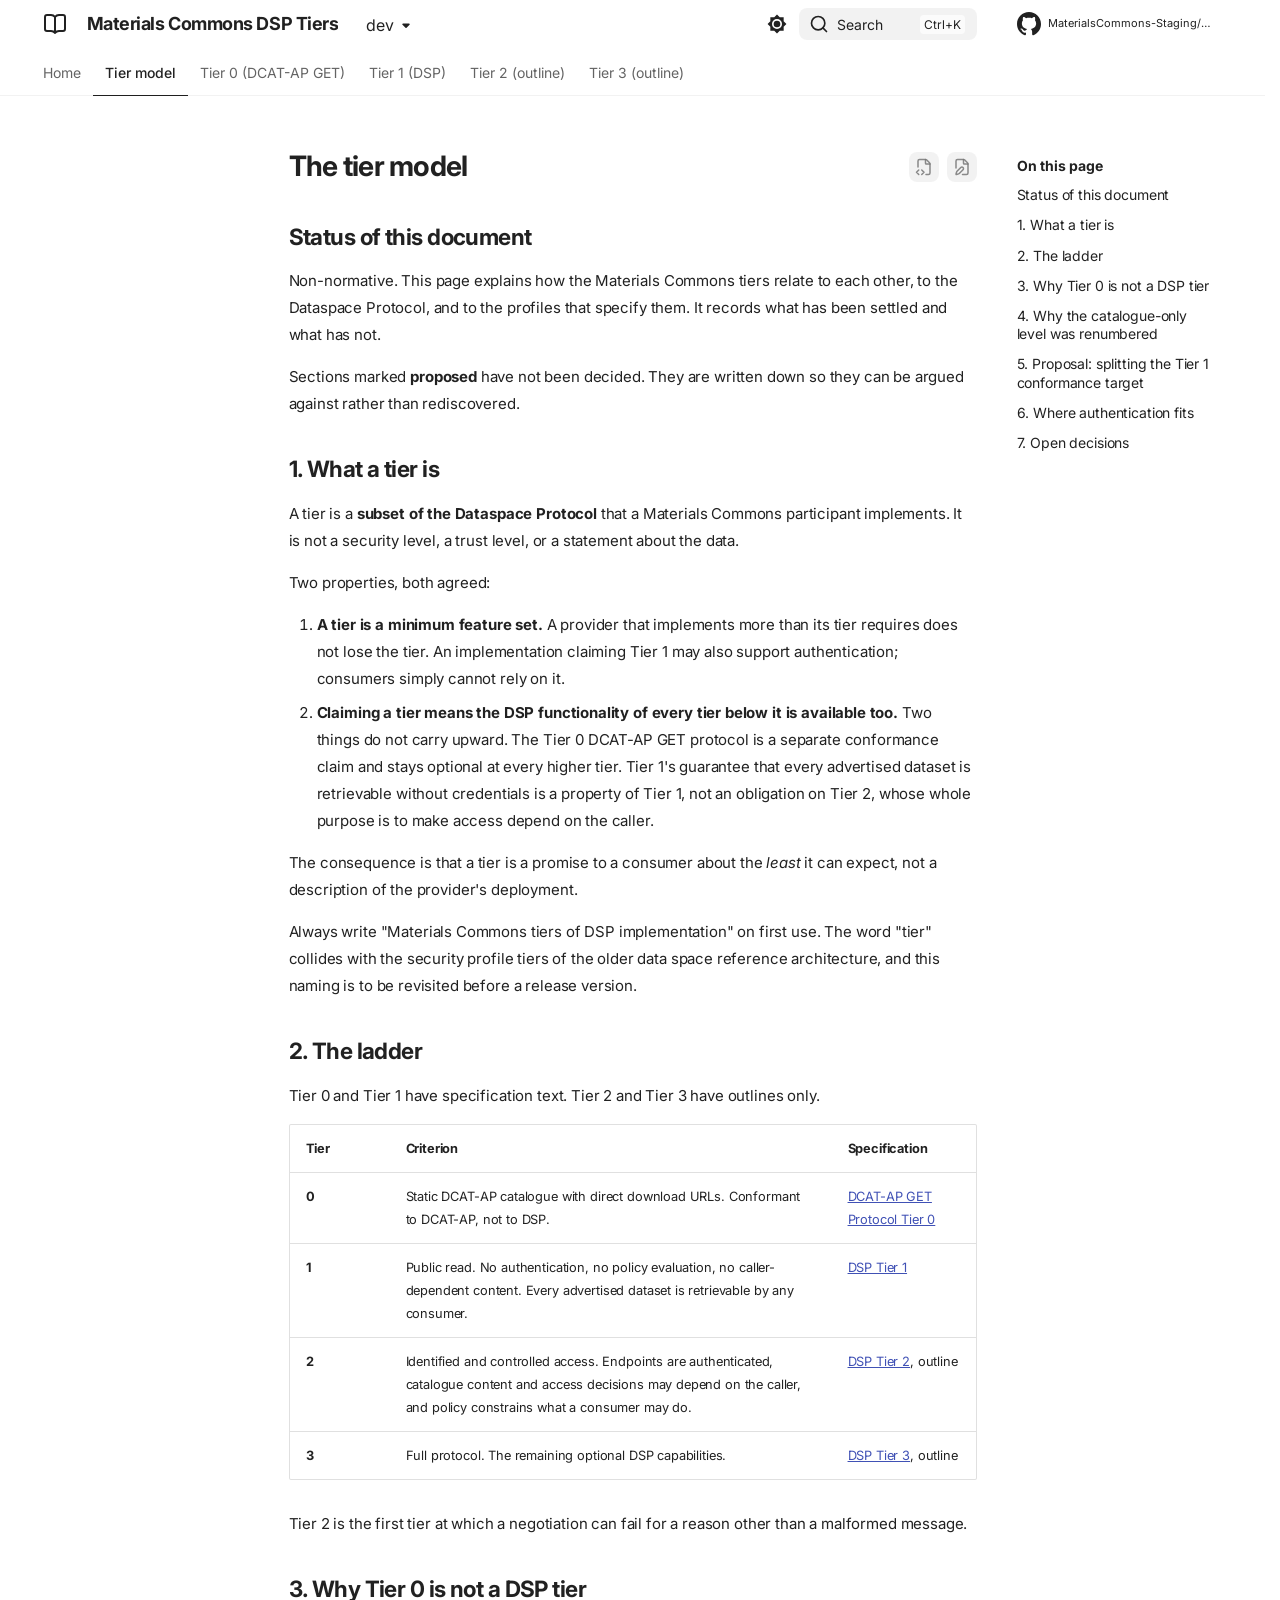
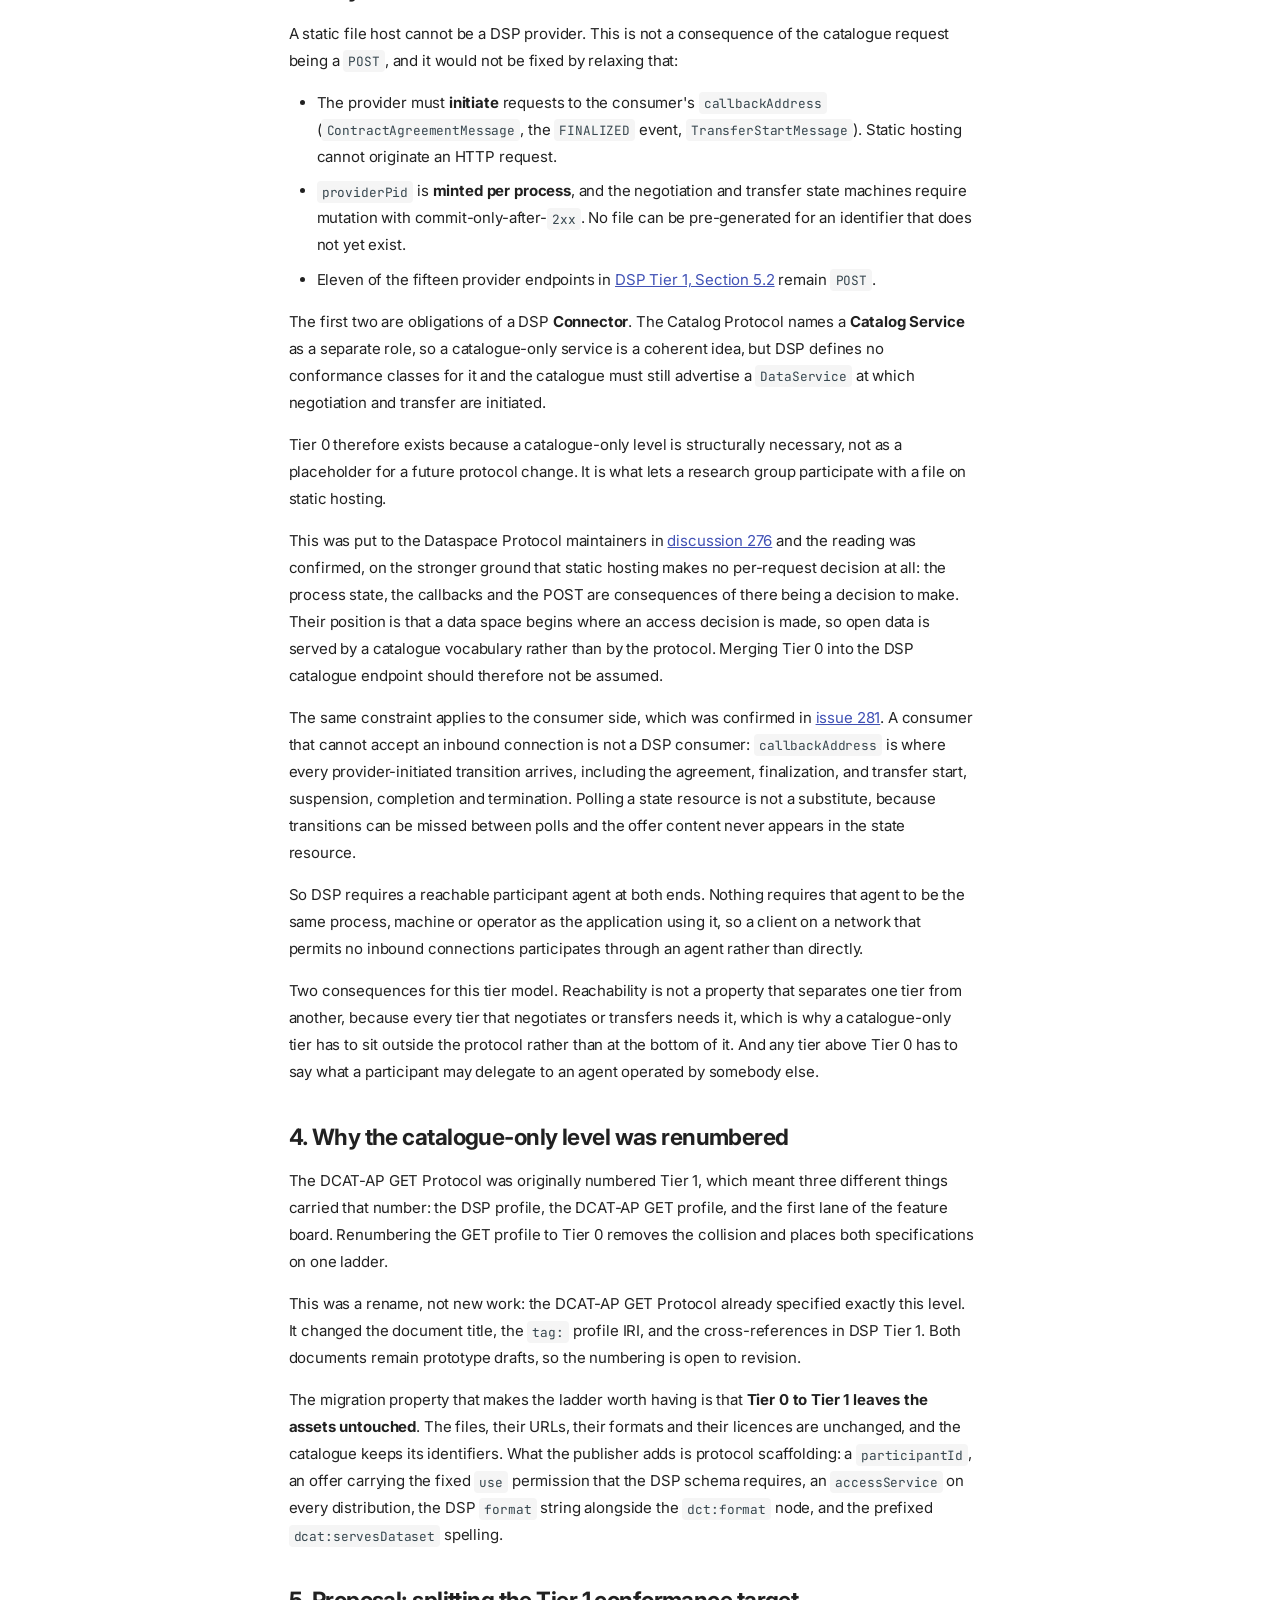
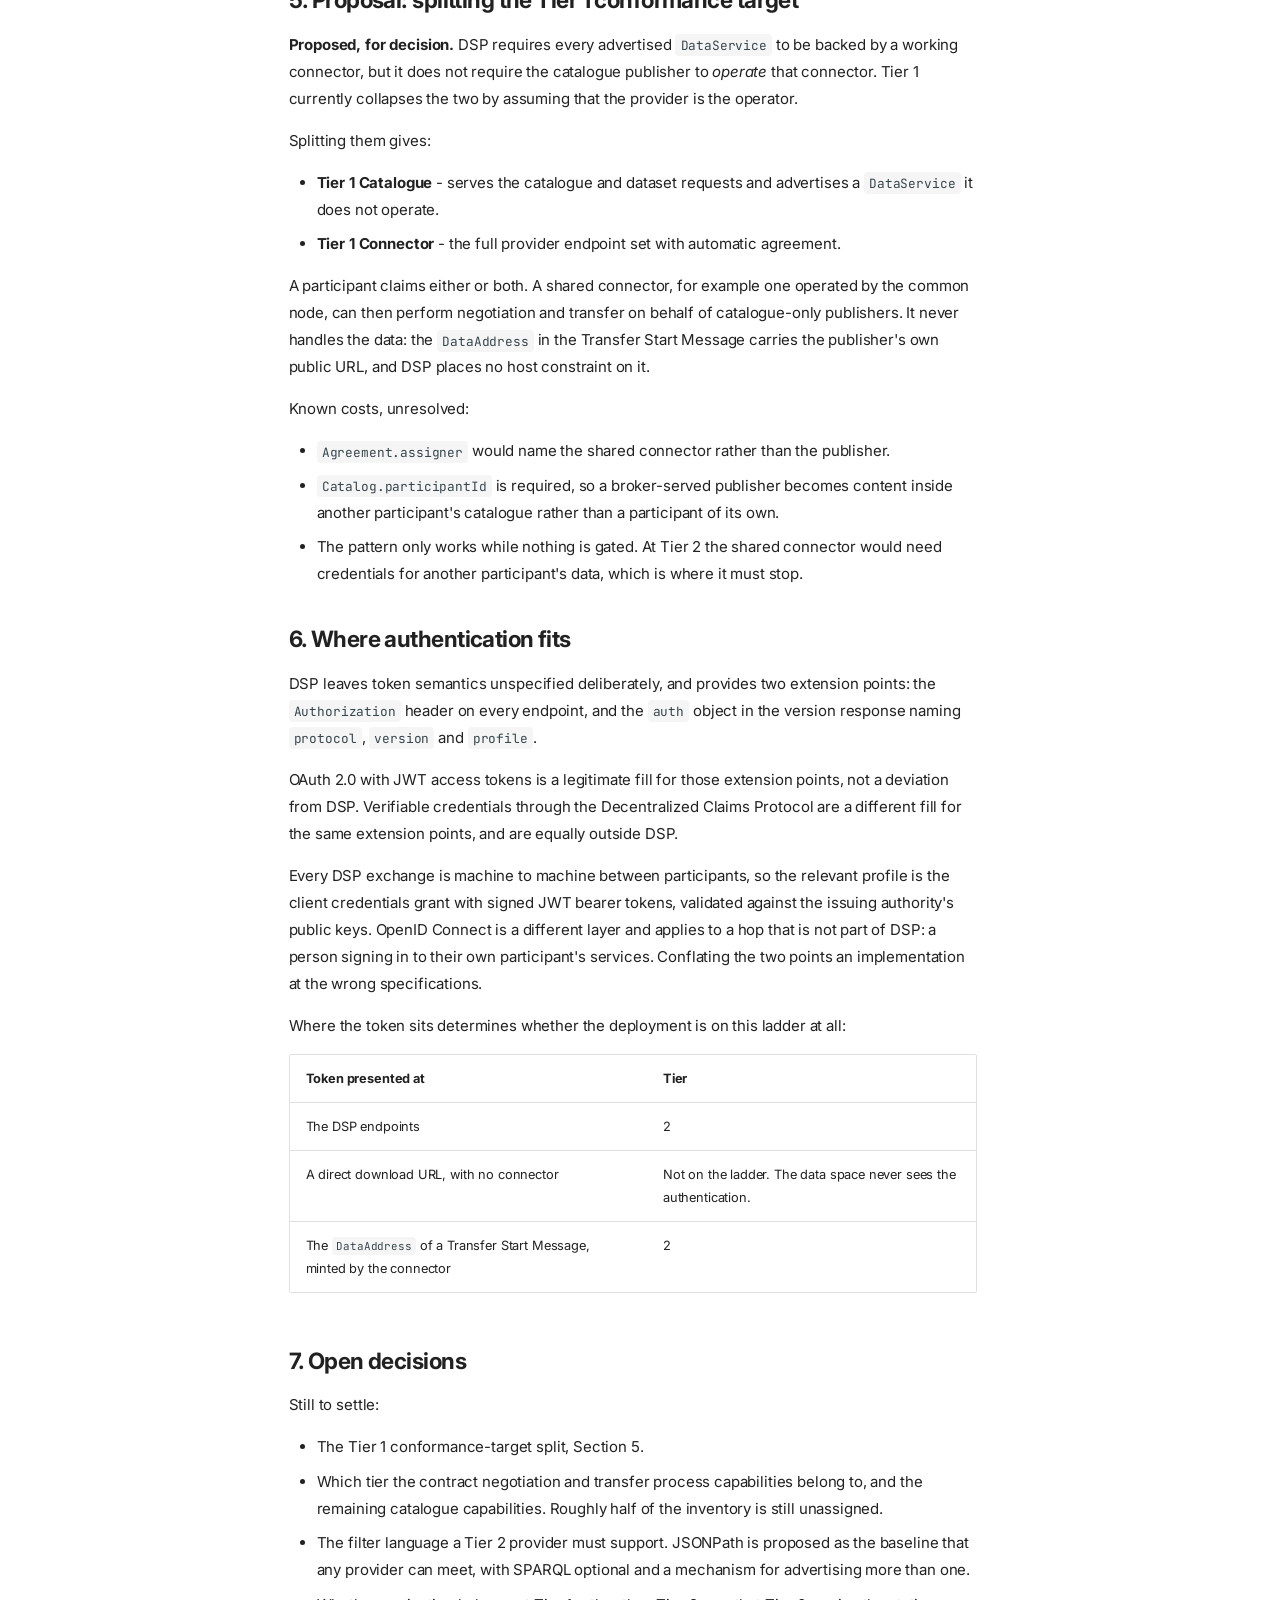
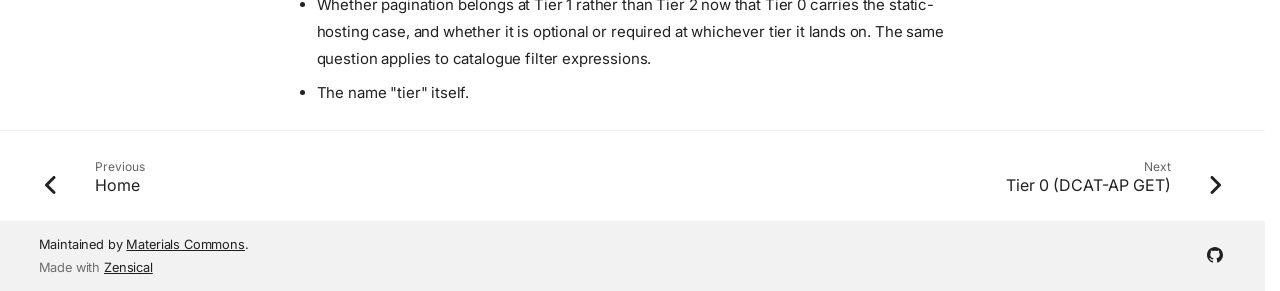
<file: dev/tiers/index.html>
<!doctype html>
<html lang="en" class="no-js">
  <head>
    
      <meta charset="utf-8">
      <meta name="viewport" content="width=device-width,initial-scale=1">
      
        <meta name="description" content="Materials Commons tiered profiles of the Dataspace Protocol (DSP), DCAT-3 and DCAT-AP">
      
      
        <meta name="author" content="Materials Commons Contributors">
      
      
        <link rel="canonical" href="https://materialscommons-staging.github.io/mc-dsp-tiers/dev/tiers/">
      
      
      
        <link rel="prev" href="./..">
      
      
        <link rel="next" href="../materials-commons-dcat-ap-get-protocol-tier-0/">
      
      
        
      
      
      <link rel="icon" href="../assets/images/favicon.png">
      <meta name="generator" content="zensical-0.1.0">
    
    
      
        <title>Tier model - Materials Commons DSP Tiers</title>
      
    
    
      
        
      
      <link rel="stylesheet" href="../assets/stylesheets/modern/main.4ab2de0c.min.css">
      
        
          
        
        <link rel="stylesheet" href="../assets/stylesheets/modern/palette.b60ce83d.min.css">
      
      


    
    
      
    
    
      
        
        
        <link rel="preconnect" href="https://fonts.gstatic.com" crossorigin>
        <link rel="stylesheet" href="https://fonts.googleapis.com/css?family=Inter:300,300i,400,400i,500,500i,700,700i%7CJetBrains+Mono:400,400i,700,700i&amp;display=fallback">
        <style>:root{--md-text-font:"Inter";--md-code-font:"JetBrains Mono"}</style>
      
    
    
      <link rel="stylesheet" href="../stylesheets/extra.css">
    
    <script>__md_scope=new URL("..",location),__md_scope.pathname.endsWith("/")||(__md_scope=new URL(__md_scope.pathname+"/",location)),__md_hash=e=>[...e].reduce(((e,t)=>(e<<5)-e+t.charCodeAt(0)),0),__md_get=(e,t=localStorage,_=__md_scope)=>JSON.parse(t.getItem(_.pathname+"."+e)),__md_set=(e,t,_=localStorage,a=__md_scope)=>{try{_.setItem(a.pathname+"."+e,JSON.stringify(t))}catch(e){}},document.documentElement.setAttribute("data-platform",navigator.platform)</script>
    
      

    
    
  </head>
  
  
    
    
      
    
    
    
    
    <body dir="ltr" data-md-color-scheme="default" data-md-color-primary="white" data-md-color-accent="deep-orange">
  
    
    <input class="md-toggle" data-md-toggle="drawer" type="checkbox" id="__drawer" autocomplete="off">
    <input class="md-toggle" data-md-toggle="search" type="checkbox" id="__search" autocomplete="off">
    <label class="md-overlay" for="__drawer" aria-hidden="true"></label>
    <div data-md-component="skip">
      <a href="#__skip" class="md-skip">
        Skip to content
      </a>
    </div>
    <div data-md-component="announce">
      
    </div>
    
      <div data-md-color-scheme="default" data-md-component="outdated" hidden>
        
      </div>
    
    
      

<header class="md-header" data-md-component="header">
  <nav class="md-header__inner md-grid" aria-label="Header">
    <a href="./.." title="Materials Commons DSP Tiers" class="md-header__button md-logo" aria-label="Materials Commons DSP Tiers" data-md-component="logo">
      
  
  <svg xmlns="http://www.w3.org/2000/svg" fill="none" stroke="currentColor" stroke-linecap="round" stroke-linejoin="round" stroke-width="2" class="lucide lucide-book-open" viewBox="0 0 24 24"><path d="M12 5v16M20.001 19A2 2 0 0 0 22 17V5a2 2 0 0 0-1.999-2L16 3.002A5 5 0 0 0 12 5a5 5 0 0 0-4-2H4a2 2 0 0 0-2 2v12a2 2 0 0 0 1.999 2H8a5 5 0 0 1 4 2 5 5 0 0 1 4-2z"/></svg>

    </a>
    <label class="md-header__button md-icon" for="__drawer">
      
      <svg xmlns="http://www.w3.org/2000/svg" fill="none" stroke="currentColor" stroke-linecap="round" stroke-linejoin="round" stroke-width="2" class="lucide lucide-menu" viewBox="0 0 24 24"><path d="M4 5h16M4 12h16M4 19h16"/></svg>
      <span class="md-visually-hidden">Navigation</span>
    </label>
    <div class="md-header__title" data-md-component="header-title">
      <div class="md-header__ellipsis">
        <div class="md-header__topic">
          <span class="md-ellipsis">
            Materials Commons DSP Tiers
          </span>
        </div>
        <div class="md-header__topic" data-md-component="header-topic">
          <span class="md-ellipsis">
            
              Tier model
            
          </span>
        </div>
      </div>
    </div>
    
      
        <form class="md-header__option" data-md-component="palette">
  
    
    
    
    <input class="md-option" data-md-color-media="(prefers-color-scheme: light)" data-md-color-scheme="default" data-md-color-primary="white" data-md-color-accent="deep-orange"  aria-label="Switch to dark mode"  type="radio" name="__palette" id="__palette_0">
    
      <label class="md-header__button md-icon" title="Switch to dark mode" for="__palette_1" hidden>
        <svg xmlns="http://www.w3.org/2000/svg" viewBox="0 0 24 24"><path d="M12 8a4 4 0 0 0-4 4 4 4 0 0 0 4 4 4 4 0 0 0 4-4 4 4 0 0 0-4-4m0 10a6 6 0 0 1-6-6 6 6 0 0 1 6-6 6 6 0 0 1 6 6 6 6 0 0 1-6 6m8-9.31V4h-4.69L12 .69 8.69 4H4v4.69L.69 12 4 15.31V20h4.69L12 23.31 15.31 20H20v-4.69L23.31 12z"/></svg>
      </label>
    
  
    
    
    
    <input class="md-option" data-md-color-media="(prefers-color-scheme: dark)" data-md-color-scheme="slate" data-md-color-primary="black" data-md-color-accent="deep-orange"  aria-label="Switch to system preference"  type="radio" name="__palette" id="__palette_1">
    
      <label class="md-header__button md-icon" title="Switch to system preference" for="__palette_0" hidden>
        <svg xmlns="http://www.w3.org/2000/svg" viewBox="0 0 24 24"><path d="M12 18c-.89 0-1.74-.2-2.5-.55C11.56 16.5 13 14.42 13 12s-1.44-4.5-3.5-5.45C10.26 6.2 11.11 6 12 6a6 6 0 0 1 6 6 6 6 0 0 1-6 6m8-9.31V4h-4.69L12 .69 8.69 4H4v4.69L.69 12 4 15.31V20h4.69L12 23.31 15.31 20H20v-4.69L23.31 12z"/></svg>
      </label>
    
  
</form>
      
    
    
      <script>var palette=__md_get("__palette");if(palette&&palette.color){if("(prefers-color-scheme)"===palette.color.media){var media=matchMedia("(prefers-color-scheme: light)"),input=document.querySelector(media.matches?"[data-md-color-media='(prefers-color-scheme: light)']":"[data-md-color-media='(prefers-color-scheme: dark)']");palette.color.media=input.getAttribute("data-md-color-media"),palette.color.scheme=input.getAttribute("data-md-color-scheme"),palette.color.primary=input.getAttribute("data-md-color-primary"),palette.color.accent=input.getAttribute("data-md-color-accent")}for(var[key,value]of Object.entries(palette.color))document.body.setAttribute("data-md-color-"+key,value)}</script>
    
    
    
      
      
        <label class="md-header__button md-icon" for="__search">
          
          <svg xmlns="http://www.w3.org/2000/svg" fill="none" stroke="currentColor" stroke-linecap="round" stroke-linejoin="round" stroke-width="2" class="lucide lucide-search" viewBox="0 0 24 24"><path d="m21 21-4.34-4.34"/><circle cx="11" cy="11" r="8"/></svg>
          <span class="md-visually-hidden">Search</span>
        </label>
        <div class="md-search" data-md-component="search" role="dialog" aria-label="Search">
  <button type="button" class="md-search__button">
    Search
  </button>
</div>
      
    
    <div class="md-header__source">
      
        <a href="https://github.com/MaterialsCommons-Staging/mc-dsp-tiers" title="Go to repository" class="md-source" data-md-component="source">
  <div class="md-source__icon md-icon">
    
    <svg xmlns="http://www.w3.org/2000/svg" viewBox="0 0 512 512"><!--! Font Awesome Free 7.3.1 by @fontawesome - https://fontawesome.com License - https://fontawesome.com/license/free (Icons: CC BY 4.0, Fonts: SIL OFL 1.1, Code: MIT License) Copyright 2026 Fonticons, Inc.--><path fill="currentColor" d="M216.5 362.5c-66-8-112.5-55.5-112.5-117 0-25 9-52 24-70-6.5-16.5-5.5-51.5 2-66 20-2.5 47 8 63 22.5 19-6 39-9 63.5-9s44.5 3 62.5 8.5c15.5-14 43-24.5 63-22 7 13.5 8 48.5 1.5 65.5 16 19 24.5 44.5 24.5 70.5 0 61.5-46.5 108-113.5 116.5 17 11 28.5 35 28.5 62.5v52c0 15 12.5 23.5 27.5 17.5C441 459.5 512 369 512 257 512 115.5 397 0 255.5 0S0 115.5 0 257c0 111 70.5 203 165.5 237.5 13.5 5 26.5-4 26.5-17.5v-40c-7 3-16 5-24 5-33 0-52.5-18-66.5-51.5-5.5-13.5-11.5-21.5-23-23-6-.5-8-3-8-6 0-6 10-10.5 20-10.5 14.5 0 27 9 40 27.5 10 14.5 20.5 21 33 21s20.5-4.5 32-16c8.5-8.5 15-16 21-21"/></svg>
  </div>
  <div class="md-source__repository">
    MaterialsCommons-Staging/mc-dsp-tiers
  </div>
</a>
      
    </div>
  </nav>
  
</header>
    
    <div class="md-container" data-md-component="container">
      
      
        
          
            
<nav class="md-tabs" aria-label="Tabs" data-md-component="tabs">
  <div class="md-grid">
    <ul class="md-tabs__list">
      
        
  
  
  
  
    <li class="md-tabs__item">
      <a href="./.." class="md-tabs__link">
        
  
  Home

      </a>
    </li>
  

      
        
  
  
  
    
  
  
    <li class="md-tabs__item md-tabs__item--active">
      <a href="././" class="md-tabs__link">
        
  
  Tier model

      </a>
    </li>
  

      
        
  
  
  
  
    <li class="md-tabs__item">
      <a href="../materials-commons-dcat-ap-get-protocol-tier-0/" class="md-tabs__link">
        
  
  Tier 0 (DCAT-AP GET)

      </a>
    </li>
  

      
        
  
  
  
  
    <li class="md-tabs__item">
      <a href="../materials-commons-dsp-tier1/" class="md-tabs__link">
        
  
  Tier 1 (DSP)

      </a>
    </li>
  

      
        
  
  
  
  
    <li class="md-tabs__item">
      <a href="../materials-commons-dsp-tier2/" class="md-tabs__link">
        
  
  Tier 2 (outline)

      </a>
    </li>
  

      
        
  
  
  
  
    <li class="md-tabs__item">
      <a href="../materials-commons-dsp-tier3/" class="md-tabs__link">
        
  
  Tier 3 (outline)

      </a>
    </li>
  

      
    </ul>
  </div>
</nav>
          
        
      
      <main class="md-main" data-md-component="main">
        <div class="md-main__inner md-grid">
          
            
              
              <div class="md-sidebar md-sidebar--primary" data-md-component="sidebar" data-md-type="navigation" >
                <div class="md-sidebar__scrollwrap">
                  <div class="md-sidebar__inner">
                    


  


<nav class="md-nav md-nav--primary md-nav--lifted" aria-label="Navigation" data-md-level="0">
  <label class="md-nav__title" for="__drawer">
    <a href="./.." title="Materials Commons DSP Tiers" class="md-nav__button md-logo" aria-label="Materials Commons DSP Tiers" data-md-component="logo">
      
  
  <svg xmlns="http://www.w3.org/2000/svg" fill="none" stroke="currentColor" stroke-linecap="round" stroke-linejoin="round" stroke-width="2" class="lucide lucide-book-open" viewBox="0 0 24 24"><path d="M12 5v16M20.001 19A2 2 0 0 0 22 17V5a2 2 0 0 0-1.999-2L16 3.002A5 5 0 0 0 12 5a5 5 0 0 0-4-2H4a2 2 0 0 0-2 2v12a2 2 0 0 0 1.999 2H8a5 5 0 0 1 4 2 5 5 0 0 1 4-2z"/></svg>

    </a>
    Materials Commons DSP Tiers
  </label>
  
    <div class="md-nav__source">
      <a href="https://github.com/MaterialsCommons-Staging/mc-dsp-tiers" title="Go to repository" class="md-source" data-md-component="source">
  <div class="md-source__icon md-icon">
    
    <svg xmlns="http://www.w3.org/2000/svg" viewBox="0 0 512 512"><!--! Font Awesome Free 7.3.1 by @fontawesome - https://fontawesome.com License - https://fontawesome.com/license/free (Icons: CC BY 4.0, Fonts: SIL OFL 1.1, Code: MIT License) Copyright 2026 Fonticons, Inc.--><path fill="currentColor" d="M216.5 362.5c-66-8-112.5-55.5-112.5-117 0-25 9-52 24-70-6.5-16.5-5.5-51.5 2-66 20-2.5 47 8 63 22.5 19-6 39-9 63.5-9s44.5 3 62.5 8.5c15.5-14 43-24.5 63-22 7 13.5 8 48.5 1.5 65.5 16 19 24.5 44.5 24.5 70.5 0 61.5-46.5 108-113.5 116.5 17 11 28.5 35 28.5 62.5v52c0 15 12.5 23.5 27.5 17.5C441 459.5 512 369 512 257 512 115.5 397 0 255.5 0S0 115.5 0 257c0 111 70.5 203 165.5 237.5 13.5 5 26.5-4 26.5-17.5v-40c-7 3-16 5-24 5-33 0-52.5-18-66.5-51.5-5.5-13.5-11.5-21.5-23-23-6-.5-8-3-8-6 0-6 10-10.5 20-10.5 14.5 0 27 9 40 27.5 10 14.5 20.5 21 33 21s20.5-4.5 32-16c8.5-8.5 15-16 21-21"/></svg>
  </div>
  <div class="md-source__repository">
    MaterialsCommons-Staging/mc-dsp-tiers
  </div>
</a>
    </div>
  
  <ul class="md-nav__list" data-md-scrollfix>
    
      
      
  
  
  
  
    <li class="md-nav__item">
      <a href="./.." class="md-nav__link">
        
  
  
  <span class="md-ellipsis">
    
  
  Home

    
  </span>
  
  

      </a>
    </li>
  

    
      
      
  
  
    
  
  
  
    <li class="md-nav__item md-nav__item--active">
      
      
      
      
        
      
      
        <label class="md-nav__link md-nav__link--active" for="__toc">
          
  
  
  <span class="md-ellipsis">
    
  
  Tier model

    
  </span>
  
  

          <span class="md-nav__icon md-icon"></span>
        </label>
      
      <a href="././" class="md-nav__link md-nav__link--active">
        
  
  
  <span class="md-ellipsis">
    
  
  Tier model

    
  </span>
  
  

      </a>
      
        


<nav class="md-nav md-nav--secondary" aria-label="On this page">
  
  
  
    
  
  
    <label class="md-nav__title" for="__toc">
      <span class="md-nav__icon md-icon"></span>
      On this page
    </label>
    <ul class="md-nav__list" data-md-component="toc" data-md-scrollfix>
      
        <li class="md-nav__item">
  <a href="#status-of-this-document" class="md-nav__link">
    <span class="md-ellipsis">
      <span class="md-typeset">
        Status of this document
      </span>
    </span>
  </a>
  
</li>
      
        <li class="md-nav__item">
  <a href="#1-what-a-tier-is" class="md-nav__link">
    <span class="md-ellipsis">
      <span class="md-typeset">
        1. What a tier is
      </span>
    </span>
  </a>
  
</li>
      
        <li class="md-nav__item">
  <a href="#2-the-ladder" class="md-nav__link">
    <span class="md-ellipsis">
      <span class="md-typeset">
        2. The ladder
      </span>
    </span>
  </a>
  
</li>
      
        <li class="md-nav__item">
  <a href="#3-why-tier-0-is-not-a-dsp-tier" class="md-nav__link">
    <span class="md-ellipsis">
      <span class="md-typeset">
        3. Why Tier 0 is not a DSP tier
      </span>
    </span>
  </a>
  
</li>
      
        <li class="md-nav__item">
  <a href="#4-why-the-catalogue-only-level-was-renumbered" class="md-nav__link">
    <span class="md-ellipsis">
      <span class="md-typeset">
        4. Why the catalogue-only level was renumbered
      </span>
    </span>
  </a>
  
</li>
      
        <li class="md-nav__item">
  <a href="#5-proposal-splitting-the-tier-1-conformance-target" class="md-nav__link">
    <span class="md-ellipsis">
      <span class="md-typeset">
        5. Proposal: splitting the Tier 1 conformance target
      </span>
    </span>
  </a>
  
</li>
      
        <li class="md-nav__item">
  <a href="#6-where-authentication-fits" class="md-nav__link">
    <span class="md-ellipsis">
      <span class="md-typeset">
        6. Where authentication fits
      </span>
    </span>
  </a>
  
</li>
      
        <li class="md-nav__item">
  <a href="#7-open-decisions" class="md-nav__link">
    <span class="md-ellipsis">
      <span class="md-typeset">
        7. Open decisions
      </span>
    </span>
  </a>
  
</li>
      
    </ul>
  
</nav>
      
    </li>
  

    
      
      
  
  
  
  
    <li class="md-nav__item">
      <a href="../materials-commons-dcat-ap-get-protocol-tier-0/" class="md-nav__link">
        
  
  
  <span class="md-ellipsis">
    
  
  Tier 0 (DCAT-AP GET)

    
  </span>
  
  

      </a>
    </li>
  

    
      
      
  
  
  
  
    <li class="md-nav__item">
      <a href="../materials-commons-dsp-tier1/" class="md-nav__link">
        
  
  
  <span class="md-ellipsis">
    
  
  Tier 1 (DSP)

    
  </span>
  
  

      </a>
    </li>
  

    
      
      
  
  
  
  
    <li class="md-nav__item">
      <a href="../materials-commons-dsp-tier2/" class="md-nav__link">
        
  
  
  <span class="md-ellipsis">
    
  
  Tier 2 (outline)

    
  </span>
  
  

      </a>
    </li>
  

    
      
      
  
  
  
  
    <li class="md-nav__item">
      <a href="../materials-commons-dsp-tier3/" class="md-nav__link">
        
  
  
  <span class="md-ellipsis">
    
  
  Tier 3 (outline)

    
  </span>
  
  

      </a>
    </li>
  

    
  </ul>
</nav>
                  </div>
                </div>
              </div>
            
            
              
              <div class="md-sidebar md-sidebar--secondary" data-md-component="sidebar" data-md-type="toc" >
                <div class="md-sidebar__scrollwrap">
                  
                    
                    
                    
                      
                    
                    
                      <input class="md-nav__toggle md-toggle" type="checkbox" id="__toc">
                      <div class="md-sidebar-button__wrapper">
                        <label class="md-sidebar-button" for="__toc"></label>
                      </div>
                    
                  
                  <div class="md-sidebar__inner">
                    


<nav class="md-nav md-nav--secondary" aria-label="On this page">
  
  
  
    
  
  
    <label class="md-nav__title" for="__toc">
      <span class="md-nav__icon md-icon"></span>
      On this page
    </label>
    <ul class="md-nav__list" data-md-component="toc" data-md-scrollfix>
      
        <li class="md-nav__item">
  <a href="#status-of-this-document" class="md-nav__link">
    <span class="md-ellipsis">
      <span class="md-typeset">
        Status of this document
      </span>
    </span>
  </a>
  
</li>
      
        <li class="md-nav__item">
  <a href="#1-what-a-tier-is" class="md-nav__link">
    <span class="md-ellipsis">
      <span class="md-typeset">
        1. What a tier is
      </span>
    </span>
  </a>
  
</li>
      
        <li class="md-nav__item">
  <a href="#2-the-ladder" class="md-nav__link">
    <span class="md-ellipsis">
      <span class="md-typeset">
        2. The ladder
      </span>
    </span>
  </a>
  
</li>
      
        <li class="md-nav__item">
  <a href="#3-why-tier-0-is-not-a-dsp-tier" class="md-nav__link">
    <span class="md-ellipsis">
      <span class="md-typeset">
        3. Why Tier 0 is not a DSP tier
      </span>
    </span>
  </a>
  
</li>
      
        <li class="md-nav__item">
  <a href="#4-why-the-catalogue-only-level-was-renumbered" class="md-nav__link">
    <span class="md-ellipsis">
      <span class="md-typeset">
        4. Why the catalogue-only level was renumbered
      </span>
    </span>
  </a>
  
</li>
      
        <li class="md-nav__item">
  <a href="#5-proposal-splitting-the-tier-1-conformance-target" class="md-nav__link">
    <span class="md-ellipsis">
      <span class="md-typeset">
        5. Proposal: splitting the Tier 1 conformance target
      </span>
    </span>
  </a>
  
</li>
      
        <li class="md-nav__item">
  <a href="#6-where-authentication-fits" class="md-nav__link">
    <span class="md-ellipsis">
      <span class="md-typeset">
        6. Where authentication fits
      </span>
    </span>
  </a>
  
</li>
      
        <li class="md-nav__item">
  <a href="#7-open-decisions" class="md-nav__link">
    <span class="md-ellipsis">
      <span class="md-typeset">
        7. Open decisions
      </span>
    </span>
  </a>
  
</li>
      
    </ul>
  
</nav>
                  </div>
                </div>
              </div>
            
          
          
            <div class="md-content" data-md-component="content">
              
                



  


              
              <article class="md-content__inner md-typeset">
                <a id="__skip" tabindex="-1"></a>
                
                  

  
    <a href="https://github.com/MaterialsCommons-Staging/mc-dsp-tiers/edit/main/docs/tiers.md" title="Edit this page" class="md-content__button md-icon" rel="edit">
      
      <svg xmlns="http://www.w3.org/2000/svg" fill="none" stroke="currentColor" stroke-linecap="round" stroke-linejoin="round" stroke-width="2" class="lucide lucide-file-pen" viewBox="0 0 24 24"><path d="M12.659 22H18a2 2 0 0 0 2-2V8a2.4 2.4 0 0 0-.706-1.706l-3.588-3.588A2.4 2.4 0 0 0 14 2H6a2 2 0 0 0-2 2v9.34"/><path d="M14 2v5a1 1 0 0 0 1 1h5M10.378 12.622a1 1 0 0 1 3 3.003L8.36 20.637a2 2 0 0 1-.854.506l-2.867.837a.5.5 0 0 1-.62-.62l.836-2.869a2 2 0 0 1 .506-.853z"/></svg>
    </a>
  
  
    
      
    
    <a href="https://github.com/MaterialsCommons-Staging/mc-dsp-tiers/raw/main/docs/tiers.md" title="View source of this page" class="md-content__button md-icon">
      
      <svg xmlns="http://www.w3.org/2000/svg" fill="none" stroke="currentColor" stroke-linecap="round" stroke-linejoin="round" stroke-width="2" class="lucide lucide-file-code-2" viewBox="0 0 24 24"><path d="M4 12.15V4a2 2 0 0 1 2-2h8a2.4 2.4 0 0 1 1.706.706l3.588 3.588A2.4 2.4 0 0 1 20 8v12a2 2 0 0 1-2 2h-3.35"/><path d="M14 2v5a1 1 0 0 0 1 1h5M5 16l-3 3 3 3M9 22l3-3-3-3"/></svg>
    </a>
  


<h1 id="the-tier-model">The tier model<a class="headerlink" href="#the-tier-model" title="Permanent link">&para;</a></h1>
<h2 id="status-of-this-document">Status of this document<a class="headerlink" href="#status-of-this-document" title="Permanent link">&para;</a></h2>
<p>Non-normative. This page explains how the Materials Commons tiers relate to each other, to the
Dataspace Protocol, and to the profiles that specify them. It records what has been settled and
what has not.</p>
<p>Sections marked <strong>proposed</strong> have not been decided. They are written down so they can be argued
against rather than rediscovered.</p>
<h2 id="1-what-a-tier-is">1. What a tier is<a class="headerlink" href="#1-what-a-tier-is" title="Permanent link">&para;</a></h2>
<p>A tier is a <strong>subset of the Dataspace Protocol</strong> that a Materials Commons participant implements.
It is not a security level, a trust level, or a statement about the data.</p>
<p>Two properties, both agreed:</p>
<ol>
<li><strong>A tier is a minimum feature set.</strong> A provider that implements more than its tier requires
   does not lose the tier. An implementation claiming Tier 1 may also support authentication;
   consumers simply cannot rely on it.</li>
<li><strong>Claiming a tier means the DSP functionality of every tier below it is available too.</strong>
   Two things do not carry upward. The Tier 0 DCAT-AP GET protocol is a separate conformance
   claim and stays optional at every higher tier. Tier 1's guarantee that every advertised
   dataset is retrievable without credentials is a property of Tier 1, not an obligation on
   Tier 2, whose whole purpose is to make access depend on the caller.</li>
</ol>
<p>The consequence is that a tier is a promise to a consumer about the <em>least</em> it can expect, not a
description of the provider's deployment.</p>
<p>Always write "Materials Commons tiers of DSP implementation" on first use. The word "tier"
collides with the security profile tiers of the older data space reference architecture, and this
naming is to be revisited before a release version.</p>
<h2 id="2-the-ladder">2. The ladder<a class="headerlink" href="#2-the-ladder" title="Permanent link">&para;</a></h2>
<p>Tier 0 and Tier 1 have specification text. Tier 2 and Tier 3 have outlines only.</p>
<table>
<thead>
<tr>
<th>Tier</th>
<th>Criterion</th>
<th>Specification</th>
</tr>
</thead>
<tbody>
<tr>
<td><strong>0</strong></td>
<td>Static DCAT-AP catalogue with direct download URLs. Conformant to DCAT-AP, not to DSP.</td>
<td><a href="../materials-commons-dcat-ap-get-protocol-tier-0/">DCAT-AP GET Protocol Tier 0</a></td>
</tr>
<tr>
<td><strong>1</strong></td>
<td>Public read. No authentication, no policy evaluation, no caller-dependent content. Every advertised dataset is retrievable by any consumer.</td>
<td><a href="../materials-commons-dsp-tier1/">DSP Tier 1</a></td>
</tr>
<tr>
<td><strong>2</strong></td>
<td>Identified and controlled access. Endpoints are authenticated, catalogue content and access decisions may depend on the caller, and policy constrains what a consumer may do.</td>
<td><a href="../materials-commons-dsp-tier2/">DSP Tier 2</a>, outline</td>
</tr>
<tr>
<td><strong>3</strong></td>
<td>Full protocol. The remaining optional DSP capabilities.</td>
<td><a href="../materials-commons-dsp-tier3/">DSP Tier 3</a>, outline</td>
</tr>
</tbody>
</table>
<p>Tier 2 is the first tier at which a negotiation can fail for a reason other than a malformed
message.</p>
<h2 id="3-why-tier-0-is-not-a-dsp-tier">3. Why Tier 0 is not a DSP tier<a class="headerlink" href="#3-why-tier-0-is-not-a-dsp-tier" title="Permanent link">&para;</a></h2>
<p>A static file host cannot be a DSP provider. This is not a consequence of the catalogue request
being a <code>POST</code>, and it would not be fixed by relaxing that:</p>
<ul>
<li>The provider must <strong>initiate</strong> requests to the consumer's <code>callbackAddress</code>
  (<code>ContractAgreementMessage</code>, the <code>FINALIZED</code> event, <code>TransferStartMessage</code>). Static hosting
  cannot originate an HTTP request.</li>
<li><code>providerPid</code> is <strong>minted per process</strong>, and the negotiation and transfer state machines
  require mutation with commit-only-after-<code>2xx</code>. No file can be pre-generated for an identifier
  that does not yet exist.</li>
<li>Eleven of the fifteen provider endpoints in
  <a href="../materials-commons-dsp-tier1/">DSP Tier 1, Section 5.2</a> remain <code>POST</code>.</li>
</ul>
<p>The first two are obligations of a DSP <strong>Connector</strong>. The Catalog Protocol names a <strong>Catalog
Service</strong> as a separate role, so a catalogue-only service is a coherent idea, but DSP defines no
conformance classes for it and the catalogue must still advertise a <code>DataService</code> at which
negotiation and transfer are initiated.</p>
<p>Tier 0 therefore exists because a catalogue-only level is structurally necessary, not as a
placeholder for a future protocol change. It is what lets a research group participate with a
file on static hosting.</p>
<p>This was put to the Dataspace Protocol maintainers in
<a href="https://github.com/eclipse-dataspace-protocol-base/DataspaceProtocol/discussions/276">discussion 276</a>
and the reading was confirmed, on the stronger ground that static hosting makes no per-request
decision at all: the process state, the callbacks and the POST are consequences of there being a
decision to make. Their position is that a data space begins where an access decision is made,
so open data is served by a catalogue vocabulary rather than by the protocol. Merging Tier 0 into
the DSP catalogue endpoint should therefore not be assumed.</p>
<p>The same constraint applies to the consumer side, which was confirmed in
<a href="https://github.com/eclipse-dataspace-protocol-base/DataspaceProtocol/issues/281">issue 281</a>.
A consumer that cannot accept an inbound connection is not a DSP consumer: <code>callbackAddress</code> is
where every provider-initiated transition arrives, including the agreement, finalization, and
transfer start, suspension, completion and termination. Polling a state resource is not a
substitute, because transitions can be missed between polls and the offer content never appears
in the state resource.</p>
<p>So DSP requires a reachable participant agent at both ends. Nothing requires that agent to be the
same process, machine or operator as the application using it, so a client on a network that
permits no inbound connections participates through an agent rather than directly.</p>
<p>Two consequences for this tier model. Reachability is not a property that separates one tier from
another, because every tier that negotiates or transfers needs it, which is why a catalogue-only
tier has to sit outside the protocol rather than at the bottom of it. And any tier above Tier 0
has to say what a participant may delegate to an agent operated by somebody else.</p>
<h2 id="4-why-the-catalogue-only-level-was-renumbered">4. Why the catalogue-only level was renumbered<a class="headerlink" href="#4-why-the-catalogue-only-level-was-renumbered" title="Permanent link">&para;</a></h2>
<p>The DCAT-AP GET Protocol was originally numbered Tier 1, which meant three different things
carried that number: the DSP profile, the DCAT-AP GET profile, and the first lane of the feature
board. Renumbering the GET profile to Tier 0 removes the collision and places both specifications
on one ladder.</p>
<p>This was a rename, not new work: the DCAT-AP GET Protocol already specified exactly this level.
It changed the document title, the <code>tag:</code> profile IRI, and the cross-references in DSP Tier 1.
Both documents remain prototype drafts, so the numbering is open to revision.</p>
<p>The migration property that makes the ladder worth having is that <strong>Tier 0 to Tier 1 leaves the
assets untouched</strong>. The files, their URLs, their formats and their licences are unchanged, and the
catalogue keeps its identifiers. What the publisher adds is protocol scaffolding: a
<code>participantId</code>, an offer carrying the fixed <code>use</code> permission that the DSP schema requires, an
<code>accessService</code> on every distribution, the DSP <code>format</code> string alongside the <code>dct:format</code> node,
and the prefixed <code>dcat:servesDataset</code> spelling.</p>
<h2 id="5-proposal-splitting-the-tier-1-conformance-target">5. Proposal: splitting the Tier 1 conformance target<a class="headerlink" href="#5-proposal-splitting-the-tier-1-conformance-target" title="Permanent link">&para;</a></h2>
<p><strong>Proposed, for decision.</strong> DSP requires every advertised <code>DataService</code> to be backed by a working
connector, but it does not require the catalogue publisher to <em>operate</em> that connector. Tier 1
currently collapses the two by assuming that the provider is the operator.</p>
<p>Splitting them gives:</p>
<ul>
<li><strong>Tier 1 Catalogue</strong> - serves the catalogue and dataset requests and advertises a <code>DataService</code>
  it does not operate.</li>
<li><strong>Tier 1 Connector</strong> - the full provider endpoint set with automatic agreement.</li>
</ul>
<p>A participant claims either or both. A shared connector, for example one operated by the common
node, can then perform negotiation and transfer on behalf of catalogue-only publishers. It never
handles the data: the <code>DataAddress</code> in the Transfer Start Message carries the publisher's own
public URL, and DSP places no host constraint on it.</p>
<p>Known costs, unresolved:</p>
<ul>
<li><code>Agreement.assigner</code> would name the shared connector rather than the publisher.</li>
<li><code>Catalog.participantId</code> is required, so a broker-served publisher becomes content inside
  another participant's catalogue rather than a participant of its own.</li>
<li>The pattern only works while nothing is gated. At Tier 2 the shared connector would need
  credentials for another participant's data, which is where it must stop.</li>
</ul>
<h2 id="6-where-authentication-fits">6. Where authentication fits<a class="headerlink" href="#6-where-authentication-fits" title="Permanent link">&para;</a></h2>
<p>DSP leaves token semantics unspecified deliberately, and provides two extension points: the
<code>Authorization</code> header on every endpoint, and the <code>auth</code> object in the version response naming
<code>protocol</code>, <code>version</code> and <code>profile</code>.</p>
<p>OAuth 2.0 with JWT access tokens is a legitimate fill for those extension points, not a deviation
from DSP. Verifiable credentials through the Decentralized Claims Protocol are a different fill
for the same extension points, and are equally outside DSP.</p>
<p>Every DSP exchange is machine to machine between participants, so the relevant profile is the
client credentials grant with signed JWT bearer tokens, validated against the issuing authority's
public keys. OpenID Connect is a different layer and applies to a hop that is not part of DSP:
a person signing in to their own participant's services. Conflating the two points an
implementation at the wrong specifications.</p>
<p>Where the token sits determines whether the deployment is on this ladder at all:</p>
<table>
<thead>
<tr>
<th>Token presented at</th>
<th>Tier</th>
</tr>
</thead>
<tbody>
<tr>
<td>The DSP endpoints</td>
<td>2</td>
</tr>
<tr>
<td>A direct download URL, with no connector</td>
<td>Not on the ladder. The data space never sees the authentication.</td>
</tr>
<tr>
<td>The <code>DataAddress</code> of a Transfer Start Message, minted by the connector</td>
<td>2</td>
</tr>
</tbody>
</table>
<h2 id="7-open-decisions">7. Open decisions<a class="headerlink" href="#7-open-decisions" title="Permanent link">&para;</a></h2>
<p>Still to settle:</p>
<ul>
<li>The Tier 1 conformance-target split, Section 5.</li>
<li>Which tier the contract negotiation and transfer process capabilities belong to, and the
  remaining catalogue capabilities. Roughly half of the inventory is still unassigned.</li>
<li>The filter language a Tier 2 provider must support. JSONPath is proposed as the baseline that
  any provider can meet, with SPARQL optional and a mechanism for advertising more than one.</li>
<li>Whether pagination belongs at Tier 1 rather than Tier 2 now that Tier 0 carries the
  static-hosting case, and whether it is optional or required at whichever tier it lands on. The
  same question applies to catalogue filter expressions.</li>
<li>The name "tier" itself.</li>
</ul>














                
              </article>
            </div>
          
          
  <script>var tabs=__md_get("__tabs");if(Array.isArray(tabs))e:for(var set of document.querySelectorAll(".tabbed-set")){var labels=set.querySelector(".tabbed-labels");for(var tab of tabs)for(var label of labels.getElementsByTagName("label"))if(label.innerText.trim()===tab){var input=document.getElementById(label.htmlFor);input.checked=!0;continue e}}</script>

<script>var target=document.getElementById(location.hash.slice(1));target&&target.name&&(target.checked=target.name.startsWith("__tabbed_"))</script>
        </div>
        
          <button type="button" class="md-top md-icon" data-md-component="top" hidden>
  
  <svg xmlns="http://www.w3.org/2000/svg" fill="none" stroke="currentColor" stroke-linecap="round" stroke-linejoin="round" stroke-width="2" class="lucide lucide-circle-arrow-up" viewBox="0 0 24 24"><circle cx="12" cy="12" r="10"/><path d="m16 12-4-4-4 4M12 16V8"/></svg>
  Back to top
</button>
        
      </main>
      
        <footer class="md-footer">
  
    
      
      <nav class="md-footer__inner md-grid" aria-label="Footer" >
        
          
          <a href="./.." class="md-footer__link md-footer__link--prev" aria-label="Previous: Home">
            <div class="md-footer__button md-icon">
              
              <svg xmlns="http://www.w3.org/2000/svg" viewBox="0 0 256 512"><!--! Font Awesome Free 7.3.1 by @fontawesome - https://fontawesome.com License - https://fontawesome.com/license/free (Icons: CC BY 4.0, Fonts: SIL OFL 1.1, Code: MIT License) Copyright 2026 Fonticons, Inc.--><path fill="currentColor" d="M9.4 233.4c-12.5 12.5-12.5 32.8 0 45.3l160 160c12.5 12.5 32.8 12.5 45.3 0s12.5-32.8 0-45.3L77.3 256l137.3-137.4c12.5-12.5 12.5-32.8 0-45.3s-32.8-12.5-45.3 0l-160 160z"/></svg>
            </div>
            <div class="md-footer__title">
              <span class="md-footer__direction">
                Previous
              </span>
              <div class="md-ellipsis">
                Home
              </div>
            </div>
          </a>
        
        
          
          <a href="../materials-commons-dcat-ap-get-protocol-tier-0/" class="md-footer__link md-footer__link--next" aria-label="Next: Tier 0 (DCAT-AP GET)">
            <div class="md-footer__title">
              <span class="md-footer__direction">
                Next
              </span>
              <div class="md-ellipsis">
                Tier 0 (DCAT-AP GET)
              </div>
            </div>
            <div class="md-footer__button md-icon">
              
              <svg xmlns="http://www.w3.org/2000/svg" viewBox="0 0 256 512"><!--! Font Awesome Free 7.3.1 by @fontawesome - https://fontawesome.com License - https://fontawesome.com/license/free (Icons: CC BY 4.0, Fonts: SIL OFL 1.1, Code: MIT License) Copyright 2026 Fonticons, Inc.--><path fill="currentColor" d="M247.1 233.4c12.5 12.5 12.5 32.8 0 45.3l-160 160c-12.5 12.5-32.8 12.5-45.3 0s-12.5-32.8 0-45.3L179.2 256 41.9 118.6c-12.5-12.5-12.5-32.8 0-45.3s32.8-12.5 45.3 0l160 160z"/></svg>
            </div>
          </a>
        
      </nav>
    
  
  <div class="md-footer-meta md-typeset">
    <div class="md-footer-meta__inner md-grid">
      <div class="md-copyright">
  
    <div class="md-copyright__highlight">
      Maintained by <a href="https://github.com/MaterialsCommons-Staging">Materials Commons</a>.
    </div>
  
  
    Made with
    <a href="https://zensical.org/" target="_blank" rel="noopener">
      Zensical
    </a>
  
</div>
      
        
<div class="md-social">
  
    
    
    
    
      
      
    
    <a href="https://github.com/MaterialsCommons-Staging/mc-dsp-tiers" target="_blank" rel="noopener" title="github.com" class="md-social__link">
      <svg xmlns="http://www.w3.org/2000/svg" viewBox="0 0 512 512"><!--! Font Awesome Free 7.3.1 by @fontawesome - https://fontawesome.com License - https://fontawesome.com/license/free (Icons: CC BY 4.0, Fonts: SIL OFL 1.1, Code: MIT License) Copyright 2026 Fonticons, Inc.--><path fill="currentColor" d="M216.5 362.5c-66-8-112.5-55.5-112.5-117 0-25 9-52 24-70-6.5-16.5-5.5-51.5 2-66 20-2.5 47 8 63 22.5 19-6 39-9 63.5-9s44.5 3 62.5 8.5c15.5-14 43-24.5 63-22 7 13.5 8 48.5 1.5 65.5 16 19 24.5 44.5 24.5 70.5 0 61.5-46.5 108-113.5 116.5 17 11 28.5 35 28.5 62.5v52c0 15 12.5 23.5 27.5 17.5C441 459.5 512 369 512 257 512 115.5 397 0 255.5 0S0 115.5 0 257c0 111 70.5 203 165.5 237.5 13.5 5 26.5-4 26.5-17.5v-40c-7 3-16 5-24 5-33 0-52.5-18-66.5-51.5-5.5-13.5-11.5-21.5-23-23-6-.5-8-3-8-6 0-6 10-10.5 20-10.5 14.5 0 27 9 40 27.5 10 14.5 20.5 21 33 21s20.5-4.5 32-16c8.5-8.5 15-16 21-21"/></svg>
    </a>
  
</div>
      
    </div>
  </div>
</footer>
      
    </div>
    <div class="md-dialog" data-md-component="dialog" role="status" aria-atomic="true">
      <div class="md-dialog__inner md-typeset"></div>
    </div>
    
    
    
      
      
      
      
        
        
      <script id="__config" type="application/json">{"annotate":null,"base":"..","features":["announce.dismiss","content.code.annotate","content.action.edit","content.action.view","content.code.copy","content.code.select","content.footnote.tooltips","content.tabs.link","content.tooltips","navigation.footer","navigation.indexes","navigation.tabs","navigation.instant","navigation.instant.prefetch","navigation.path","navigation.prune","navigation.top","navigation.tracking","search.highlight"],"redirect":null,"search":"../assets/javascripts/workers/search.719e0d91.min.js","tags":null,"translations":{"clipboard.copied":"Copied to clipboard","clipboard.copy":"Copy to clipboard","clipboard.error":"Could not copy to clipboard","search.result.more.one":"1 more on this page","search.result.more.other":"# more on this page","search.result.none":"No matching documents","search.result.one":"1 matching document","search.result.other":"# matching documents","search.result.placeholder":"Type to start searching","search.result.term.missing":"Missing","select.version":"Select version"},"version":{"provider":"mike"}}</script>
    
    
      <script src="../assets/javascripts/bundle.d31f0ffa.min.js"></script>
      
    
  </body>
</html>
</file>
<file: 0.1.0/stylesheets/extra.css>
/* ----------------------------------------------------------------------------
   Materials Commons landing hero (docs/index.md)
   Full-bleed, centered hero in the style of zensical.org: headline + short
   text passage + call-to-action buttons over a soft brand gradient.
---------------------------------------------------------------------------- */

/* The hero holds the content only; the gradient lives on .md-main (the
   full-height content region) so it is one continuous layer with no seam. */
.mc-hero {
  padding: 4.5rem 1rem 5rem;
  text-align: center;
}

.mc-hero__title {
  margin: 1.4rem 0 0.3rem;
  font-size: 2.6rem;
  font-weight: 700;
  line-height: 1.15;
}

.mc-hero__tagline {
  margin: 0 auto 1.2rem;
  font-size: 1.25rem;
  font-weight: 500;
  color: var(--md-default-fg-color--light);
}

.mc-hero__text {
  max-width: 42rem;
  margin: 0 auto 2rem;
  font-size: 1.02rem;
  line-height: 1.7;
  color: var(--md-default-fg-color--light);
}

.mc-hero__actions .md-button {
  margin: 0.35rem 0.4rem;
}

/* The landing page is a short hero with no scrolling, so don't reserve the
   scrollbar gutter (the theme sets `scrollbar-gutter: stable` globally).
   Otherwise an empty strip shows on the right where scrolling pages put the
   scrollbar. */
html:has(.mc-hero) {
  scrollbar-gutter: auto;
}

/* Materials Commons brand blue + the gradient's end color. */
body:has(.mc-hero) {
  --mc-hero-blue: #1c7ed6;
  --mc-hero-end: color-mix(in srgb, var(--mc-hero-blue) 60%, var(--md-default-bg-color));
}

/* One continuous gradient on the full-height content region: page background at
   the top (white/black), fading to brand blue at the very bottom. Scoped to
   .md-main so the header, tabs and footer keep their own colors, and because
   .md-main flex-grows to the page bottom there is no seam and no gap. */
body:has(.mc-hero) .md-main {
  background:
    radial-gradient(
      70% 55% at 50% 100%,
      color-mix(in srgb, var(--mc-hero-blue) 40%, transparent),
      transparent 72%
    ),
    linear-gradient(
      180deg,
      var(--md-default-bg-color) 30%,
      var(--mc-hero-end) 100%
    );
}

/* Landing page: hero starts flush under the tabs bar and spans the full width. */
body:has(.mc-hero) .md-main__inner {
  margin-top: 0;
  max-width: none;
}

body:has(.mc-hero) .md-content__inner {
  margin: 0;
  padding: 0;
}

/* Hide the footer on the landing page only (the page that carries the hero) */
body:has(.mc-hero) .md-footer {
  display: none;
}

/* ----------------------------------------------------------------------------
   Mermaid diagrams: render large and let oversized ones scroll/pan
---------------------------------------------------------------------------- */

.mermaid {
  /* Scroll to pan when a diagram is wider/taller than the content column.
     Combine with the browser's native zoom (Ctrl/Cmd +) for fine detail -
     SVG stays crisp at any zoom level. */
  overflow: auto;
  text-align: center;
}

.mermaid svg {
  /* Render at full content width instead of mermaid's smaller default */
  max-width: 100%;
  height: auto;
}

@media screen and (max-width: 44.9375em) {
  .mc-hero {
    padding: 3rem 1rem 3.5rem;
  }
  .mc-hero__title {
    font-size: 2rem;
  }
  .mc-hero__tagline {
    font-size: 1.1rem;
  }
}
</file>
<file: dev/stylesheets/extra.css>
/* ----------------------------------------------------------------------------
   Materials Commons landing hero (docs/index.md)
   Full-bleed, centered hero in the style of zensical.org: headline + short
   text passage + call-to-action buttons over a soft brand gradient.
---------------------------------------------------------------------------- */

/* The hero holds the content only; the gradient lives on .md-main (the
   full-height content region) so it is one continuous layer with no seam. */
.mc-hero {
  padding: 4.5rem 1rem 5rem;
  text-align: center;
}

.mc-hero__title {
  margin: 1.4rem 0 0.3rem;
  font-size: 2.6rem;
  font-weight: 700;
  line-height: 1.15;
}

.mc-hero__tagline {
  margin: 0 auto 1.2rem;
  font-size: 1.25rem;
  font-weight: 500;
  color: var(--md-default-fg-color--light);
}

.mc-hero__text {
  max-width: 42rem;
  margin: 0 auto 2rem;
  font-size: 1.02rem;
  line-height: 1.7;
  color: var(--md-default-fg-color--light);
}

.mc-hero__actions .md-button {
  margin: 0.35rem 0.4rem;
}

/* The landing page is a short hero with no scrolling, so don't reserve the
   scrollbar gutter (the theme sets `scrollbar-gutter: stable` globally).
   Otherwise an empty strip shows on the right where scrolling pages put the
   scrollbar. */
html:has(.mc-hero) {
  scrollbar-gutter: auto;
}

/* Materials Commons brand blue + the gradient's end color. */
body:has(.mc-hero) {
  --mc-hero-blue: #1c7ed6;
  --mc-hero-end: color-mix(in srgb, var(--mc-hero-blue) 60%, var(--md-default-bg-color));
}

/* One continuous gradient on the full-height content region: page background at
   the top (white/black), fading to brand blue at the very bottom. Scoped to
   .md-main so the header, tabs and footer keep their own colors, and because
   .md-main flex-grows to the page bottom there is no seam and no gap. */
body:has(.mc-hero) .md-main {
  background:
    radial-gradient(
      70% 55% at 50% 100%,
      color-mix(in srgb, var(--mc-hero-blue) 40%, transparent),
      transparent 72%
    ),
    linear-gradient(
      180deg,
      var(--md-default-bg-color) 30%,
      var(--mc-hero-end) 100%
    );
}

/* Landing page: hero starts flush under the tabs bar and spans the full width. */
body:has(.mc-hero) .md-main__inner {
  margin-top: 0;
  max-width: none;
}

body:has(.mc-hero) .md-content__inner {
  margin: 0;
  padding: 0;
}

/* Hide the footer on the landing page only (the page that carries the hero) */
body:has(.mc-hero) .md-footer {
  display: none;
}

/* ----------------------------------------------------------------------------
   Mermaid diagrams: render large and let oversized ones scroll/pan
---------------------------------------------------------------------------- */

.mermaid {
  /* Scroll to pan when a diagram is wider/taller than the content column.
     Combine with the browser's native zoom (Ctrl/Cmd +) for fine detail -
     SVG stays crisp at any zoom level. */
  overflow: auto;
  text-align: center;
}

.mermaid svg {
  /* Render at full content width instead of mermaid's smaller default */
  max-width: 100%;
  height: auto;
}

@media screen and (max-width: 44.9375em) {
  .mc-hero {
    padding: 3rem 1rem 3.5rem;
  }
  .mc-hero__title {
    font-size: 2rem;
  }
  .mc-hero__tagline {
    font-size: 1.1rem;
  }
}
</file>
<file: 0.1.0/assets/stylesheets/modern/main.ce62732f.min.css>
@charset "UTF-8";html{box-sizing:border-box;-webkit-text-size-adjust:none;-moz-text-size-adjust:none;text-size-adjust:none}*,:after,:before{box-sizing:inherit}@media (prefers-reduced-motion){*,:after,:before{transition:none!important}}body{margin:0}a,button,input,label{-webkit-tap-highlight-color:transparent}a{color:inherit;text-decoration:none}hr{box-sizing:initial;display:block;height:.05rem;padding:0;overflow:visible;border:0}small{font-size:80%}sub,sup{line-height:1em}img{border-style:none}table{border-spacing:0;border-collapse:initial}td,th{font-weight:400;vertical-align:top}button{padding:0;margin:0;font-family:inherit;font-size:inherit;background:#0000;border:0}input{border:0;outline:none}:root{--md-primary-fg-color:#4051b5;--md-primary-fg-color--light:#5d6cc0;--md-primary-fg-color--dark:#303fa1;--md-primary-bg-color:#fff;--md-primary-bg-color--light:#ffffffb3;--md-accent-fg-color:#526cfe;--md-accent-fg-color--transparent:#526cfe1a;--md-accent-bg-color:#fff;--md-accent-bg-color--light:#ffffffb3}[data-md-color-scheme=default]{color-scheme:light}[data-md-color-scheme=default] img[src$="#gh-dark-mode-only"],[data-md-color-scheme=default] img[src$="#only-dark"]{display:none}:root,[data-md-color-scheme=default]{--md-hue:225deg;--md-default-fg-color:#000000de;--md-default-fg-color--light:#0000008c;--md-default-fg-color--lighter:#00000052;--md-default-fg-color--lightest:#0000000d;--md-default-bg-color:#fff;--md-default-bg-color--light:#ffffffb3;--md-default-bg-color--lighter:#ffffff4d;--md-default-bg-color--lightest:#ffffff1f;--md-code-fg-color:#36464e;--md-code-bg-color:#f5f5f5;--md-code-bg-color--light:#f5f5f5b3;--md-code-bg-color--lighter:#f5f5f54d;--md-code-hl-color:#4287ff;--md-code-hl-color--light:#4287ff1a;--md-code-hl-number-color:#d52a2a;--md-code-hl-special-color:#db1457;--md-code-hl-function-color:#a846b9;--md-code-hl-constant-color:#6e59d9;--md-code-hl-keyword-color:#3f6ec6;--md-code-hl-string-color:#1c7d4d;--md-code-hl-name-color:var(--md-code-fg-color);--md-code-hl-operator-color:var(--md-default-fg-color--light);--md-code-hl-punctuation-color:var(--md-default-fg-color--light);--md-code-hl-comment-color:var(--md-default-fg-color--light);--md-code-hl-generic-color:var(--md-default-fg-color--light);--md-code-hl-variable-color:var(--md-default-fg-color--light);--md-typeset-color:var(--md-default-fg-color);--md-typeset-a-color:var(--md-primary-fg-color);--md-typeset-del-color:#f5503d26;--md-typeset-ins-color:#0bd57026;--md-typeset-kbd-color:#fafafa;--md-typeset-kbd-accent-color:#fff;--md-typeset-kbd-border-color:#b8b8b8;--md-typeset-mark-color:#ffff0080;--md-typeset-table-color:#0000001f;--md-typeset-table-color--light:#00000009;--md-admonition-fg-color:var(--md-default-fg-color);--md-admonition-bg-color:var(--md-default-bg-color);--md-warning-fg-color:#000000de;--md-warning-bg-color:#ff9;--md-shadow-z1:0 0.2rem 0.5rem #0000000d, 0 0 0.05rem #0000001a;--md-shadow-z2:0 0.2rem 0.5rem #0000001a, 0 0 0.05rem #00000040;--md-shadow-z3:0 0.2rem 0.5rem #0003, 0 0 0.05rem #00000059;--color-foreground:0 0 0;--color-background:255 255 255;--color-background-subtle:240 240 240;--color-backdrop:255 255 255}.md-icon svg{display:block;width:1.2rem;height:1.2rem;fill:currentcolor}.md-icon svg.lucide{fill:#0000;stroke:currentcolor}body{-webkit-font-smoothing:antialiased;-moz-osx-font-smoothing:grayscale;--md-text-font-family:var(--md-text-font, _), -apple-system, BlinkMacSystemFont, Helvetica, Arial, sans-serif;--md-code-font-family:var(--md-code-font, _), SFMono-Regular, Consolas, Menlo, monospace}aside,body,input{font-family:var(--md-text-font-family);font-feature-settings:"kern","liga";color:var(--md-typeset-color)}code,kbd,pre{font-family:var(--md-code-font-family);font-feature-settings:"kern"}:root{--md-typeset-table-sort-icon:url('data:image/svg+xml;charset=utf-8,<svg xmlns="http://www.w3.org/2000/svg" fill="none" stroke="currentColor" stroke-linecap="round" stroke-linejoin="round" stroke-width="2" class="lucide lucide-arrow-down-up" viewBox="0 0 24 24"><path d="m3 16 4 4 4-4m-4 4V4m14 4-4-4-4 4m4-4v16"/></svg>');--md-typeset-table-sort-icon--asc:url('data:image/svg+xml;charset=utf-8,<svg xmlns="http://www.w3.org/2000/svg" fill="none" stroke="currentColor" stroke-linecap="round" stroke-linejoin="round" stroke-width="2" class="lucide lucide-arrow-down-narrow-wide" viewBox="0 0 24 24"><path d="m3 16 4 4 4-4m-4 4V4m4 0h4m-4 4h7m-7 4h10"/></svg>');--md-typeset-table-sort-icon--desc:url('data:image/svg+xml;charset=utf-8,<svg xmlns="http://www.w3.org/2000/svg" fill="none" stroke="currentColor" stroke-linecap="round" stroke-linejoin="round" stroke-width="2" class="lucide lucide-arrow-up-narrow-wide" viewBox="0 0 24 24"><path d="m3 8 4-4 4 4M7 4v16m4-8h4m-4 4h7m-7 4h10"/></svg>');--md-typeset-preview-icon:url('data:image/svg+xml;charset=utf-8,<svg xmlns="http://www.w3.org/2000/svg" fill="none" stroke="currentColor" stroke-linecap="round" stroke-linejoin="round" stroke-width="2" class="lucide lucide-mouse-pointer-2" viewBox="0 0 24 24"><path d="M4.037 4.688a.495.495 0 0 1 .651-.651l16 6.5a.5.5 0 0 1-.063.947l-6.124 1.58a2 2 0 0 0-1.438 1.435l-1.579 6.126a.5.5 0 0 1-.947.063z"/></svg>')}.md-typeset{font-size:.75rem;line-height:1.8;letter-spacing:-.01em;overflow-wrap:break-word;-webkit-print-color-adjust:exact;color-adjust:exact}@media print{.md-typeset{font-size:.68rem}}.md-typeset blockquote,.md-typeset dl,.md-typeset figure,.md-typeset ol,.md-typeset pre,.md-typeset ul{margin-top:1em;margin-bottom:1em}.md-typeset h1{margin:0 0 1.25em;font-size:1.875em;line-height:1.3;color:var(--md-default-fg-color)}.md-typeset h1,.md-typeset h2{font-weight:700;letter-spacing:-.025em}.md-typeset h2{margin:1.6em 0 .64em;font-size:1.5em;line-height:1.4}.md-typeset h3{margin:1.6em 0 .8em;font-size:1.25em;font-weight:700;line-height:1.5;letter-spacing:-.01em}.md-typeset h2+h3{margin-top:.8em}.md-typeset h4{margin:1em 0;font-weight:700;letter-spacing:-.01em}.md-typeset h5,.md-typeset h6{margin:1.25em 0;font-size:.8em;font-weight:700;color:var(--md-default-fg-color--light);letter-spacing:-.01em}.md-typeset h5{text-transform:uppercase}.md-typeset h5 code{text-transform:none}.md-typeset hr{display:flow-root;margin:1.5em 0;border-bottom:.05rem solid var(--md-default-fg-color--lightest)}.md-typeset a{color:var(--md-typeset-a-color);text-decoration:underline;word-break:break-word}.md-typeset a,.md-typeset a:before{transition:color 125ms}.md-typeset a:focus,.md-typeset a:hover{color:var(--md-accent-fg-color)}.md-typeset a:focus code,.md-typeset a:hover code{color:var(--md-accent-fg-color);background-color:var(--md-accent-fg-color--transparent)}.md-typeset a code{color:var(--md-typeset-a-color)}.md-typeset a.focus-visible{outline-color:var(--md-accent-fg-color);outline-offset:.2rem}.md-typeset code,.md-typeset kbd,.md-typeset pre{font-variant-ligatures:none;color:var(--md-code-fg-color);direction:ltr;transition:background-color 125ms}@media print{.md-typeset code,.md-typeset kbd,.md-typeset pre{white-space:pre-wrap}}.md-typeset code{padding:.2em .4em;font-size:.8533333333em;word-break:break-word;background-color:var(--md-code-bg-color);border-radius:.2rem;-webkit-box-decoration-break:clone;box-decoration-break:clone;transition:color 125ms,background-color 125ms}.md-typeset code:not(.focus-visible){outline:none;-webkit-tap-highlight-color:transparent}.md-typeset pre{position:relative;display:flow-root;line-height:1.5}.md-typeset pre>code{display:block;padding:.8203125em 1.25em;margin:0;overflow:auto;word-break:normal;touch-action:auto;scrollbar-color:var(--md-default-fg-color--lighter) #0000;scrollbar-width:thin;border-radius:.4rem;outline-color:var(--md-accent-fg-color);box-shadow:none;-webkit-box-decoration-break:slice;box-decoration-break:slice}.md-typeset pre>code:hover{scrollbar-color:var(--md-accent-fg-color) #0000}.md-typeset pre>code::-webkit-scrollbar{width:.2rem;height:.2rem}.md-typeset pre>code::-webkit-scrollbar-thumb{background-color:var(--md-default-fg-color--lighter)}.md-typeset pre>code::-webkit-scrollbar-thumb:hover{background-color:var(--md-accent-fg-color)}.md-typeset kbd{display:inline-block;padding:0 .6666666667em;font-size:.75em;color:var(--md-default-fg-color);word-break:break-word;vertical-align:text-top;border-radius:.2rem;background-color:var(--md-default-bg-color);box-shadow:0 0 0 .05rem var(--md-typeset-kbd-border-color),0 .15rem 0 var(--md-typeset-kbd-border-color)}.md-typeset mark{color:inherit;word-break:break-word;background-color:var(--md-typeset-mark-color);-webkit-box-decoration-break:clone;box-decoration-break:clone}.md-typeset abbr{text-decoration:none;cursor:help;border-bottom:.05rem dotted var(--md-default-fg-color--light)}.md-typeset [data-preview]{position:relative}[dir=ltr] .md-typeset [data-preview]:after{margin-left:.125em}[dir=rtl] .md-typeset [data-preview]:after{margin-right:.125em}.md-typeset [data-preview]:after{display:inline-block;width:.8em;height:.8em;vertical-align:text-top;content:"";background-color:currentcolor;-webkit-mask-image:var(--md-typeset-preview-icon);mask-image:var(--md-typeset-preview-icon);-webkit-mask-repeat:no-repeat;mask-repeat:no-repeat;-webkit-mask-size:contain;mask-size:contain;transition:background-color 125ms}.md-typeset small{opacity:.75}[dir=ltr] .md-typeset sub,[dir=ltr] .md-typeset sup{margin-left:.078125em}[dir=rtl] .md-typeset sub,[dir=rtl] .md-typeset sup{margin-right:.078125em}[dir=ltr] .md-typeset blockquote{padding-left:.6rem}[dir=rtl] .md-typeset blockquote{padding-right:.6rem}[dir=ltr] .md-typeset blockquote{border-left:.2rem solid var(--md-default-fg-color--lighter)}[dir=rtl] .md-typeset blockquote{border-right:.2rem solid var(--md-default-fg-color--lighter)}.md-typeset blockquote{margin-left:0;margin-right:0;color:var(--md-default-fg-color--light)}.md-typeset ul{list-style-type:disc}.md-typeset ul[type]{list-style-type:revert-layer}[dir=ltr] .md-typeset ol,[dir=ltr] .md-typeset ul{margin-left:.625em}[dir=rtl] .md-typeset ol,[dir=rtl] .md-typeset ul{margin-right:.625em}.md-typeset ol,.md-typeset ul{padding:0}.md-typeset ol:not([hidden]),.md-typeset ul:not([hidden]){display:flow-root}.md-typeset ol ol,.md-typeset ul ol{list-style-type:lower-alpha}.md-typeset ol ol ol,.md-typeset ul ol ol{list-style-type:lower-roman}.md-typeset ol ol ol ol,.md-typeset ul ol ol ol{list-style-type:upper-alpha}.md-typeset ol ol ol ol ol,.md-typeset ul ol ol ol ol{list-style-type:upper-roman}.md-typeset ol[type],.md-typeset ul[type]{list-style-type:revert-layer}[dir=ltr] .md-typeset ol li,[dir=ltr] .md-typeset ul li{margin-left:1.25em}[dir=rtl] .md-typeset ol li,[dir=rtl] .md-typeset ul li{margin-right:1.25em}.md-typeset ol li,.md-typeset ul li{margin-bottom:.5em}.md-typeset ol li blockquote,.md-typeset ol li p,.md-typeset ul li blockquote,.md-typeset ul li p{margin:.5em 0}.md-typeset ol li:last-child,.md-typeset ul li:last-child{margin-bottom:0}[dir=ltr] .md-typeset ol li ol,[dir=ltr] .md-typeset ol li ul,[dir=ltr] .md-typeset ul li ol,[dir=ltr] .md-typeset ul li ul{margin-left:.625em}[dir=rtl] .md-typeset ol li ol,[dir=rtl] .md-typeset ol li ul,[dir=rtl] .md-typeset ul li ol,[dir=rtl] .md-typeset ul li ul{margin-right:.625em}.md-typeset ol li ol,.md-typeset ol li ul,.md-typeset ul li ol,.md-typeset ul li ul{margin-top:.5em;margin-bottom:.5em}[dir=ltr] .md-typeset dd{margin-left:1.875em}[dir=rtl] .md-typeset dd{margin-right:1.875em}.md-typeset dd{margin-top:1em;margin-bottom:1.5em}.md-typeset img,.md-typeset svg,.md-typeset video{max-width:100%;height:auto}.md-typeset img[align=left]{margin:1em 1em 1em 0}.md-typeset img[align=right]{margin:1em 0 1em 1em}.md-typeset img[align]:only-child{margin-top:0}.md-typeset figure{display:flow-root;width:fit-content;max-width:100%;margin:1em auto;text-align:center}.md-typeset figure img{display:block;margin:0 auto}.md-typeset figcaption{max-width:24rem;margin:1em auto;font-style:italic}.md-typeset iframe{max-width:100%}.md-typeset table:not([class]){display:inline-block;max-width:100%;overflow:auto;font-size:.64rem;touch-action:auto;background-color:var(--md-default-bg-color);border:.05rem solid var(--md-typeset-table-color);border-radius:.1rem}@media print{.md-typeset table:not([class]){display:table}}.md-typeset table:not([class])+*{margin-top:1.5em}.md-typeset table:not([class]) td>:first-child,.md-typeset table:not([class]) th>:first-child{margin-top:0}.md-typeset table:not([class]) td>:last-child,.md-typeset table:not([class]) th>:last-child{margin-bottom:0}.md-typeset table:not([class]) td:not([align]),.md-typeset table:not([class]) th:not([align]){text-align:left}[dir=rtl] .md-typeset table:not([class]) td:not([align]),[dir=rtl] .md-typeset table:not([class]) th:not([align]){text-align:right}.md-typeset table:not([class]) th{min-width:5rem;padding:.9375em 1.25em;font-weight:700;vertical-align:top}.md-typeset table:not([class]) td{padding:.9375em 1.25em;vertical-align:top;border-top:.05rem solid var(--md-typeset-table-color)}.md-typeset table:not([class]) tbody tr{transition:background-color 125ms}.md-typeset table:not([class]) tbody tr:hover{background-color:var(--md-typeset-table-color--light);box-shadow:0 .05rem 0 var(--md-default-bg-color) inset}.md-typeset table:not([class]) a{word-break:normal}.md-typeset table th[role=columnheader]{cursor:pointer}[dir=ltr] .md-typeset table th[role=columnheader]:after{margin-left:.5em}[dir=rtl] .md-typeset table th[role=columnheader]:after{margin-right:.5em}.md-typeset table th[role=columnheader]:after{display:inline-block;width:1.2em;height:1.2em;vertical-align:text-bottom;content:"";-webkit-mask-image:var(--md-typeset-table-sort-icon);mask-image:var(--md-typeset-table-sort-icon);-webkit-mask-repeat:no-repeat;mask-repeat:no-repeat;-webkit-mask-size:contain;mask-size:contain;transition:background-color 125ms}.md-typeset table th[role=columnheader]:hover:after{background-color:var(--md-default-fg-color--lighter)}.md-typeset table th[role=columnheader][aria-sort=ascending]:after{background-color:var(--md-default-fg-color--light);-webkit-mask-image:var(--md-typeset-table-sort-icon--asc);mask-image:var(--md-typeset-table-sort-icon--asc)}.md-typeset table th[role=columnheader][aria-sort=descending]:after{background-color:var(--md-default-fg-color--light);-webkit-mask-image:var(--md-typeset-table-sort-icon--desc);mask-image:var(--md-typeset-table-sort-icon--desc)}.md-typeset__scrollwrap{margin:1em -.8rem;overflow-x:auto;touch-action:auto}.md-typeset__table{display:inline-block;padding:0 .8rem;margin-bottom:.5em}@media print{.md-typeset__table{display:block}}html .md-typeset__table table{display:table;width:100%;margin:0;overflow:hidden}@media screen and (max-width:44.984375em){.md-content__inner>pre{margin:1em -.8rem}.md-content__inner>pre code{border-radius:0}}.md-banner{overflow:auto;color:var(--md-default-fg-color);background-color:var(--md-accent-fg-color--transparent)}@media print{.md-banner{display:none}}.md-banner--warning{color:var(--md-warning-fg-color);background-color:var(--md-warning-bg-color)}.md-banner__inner{padding:0 .8rem;margin:.6rem auto;font-size:.7rem}[dir=ltr] .md-banner__button{float:right}[dir=rtl] .md-banner__button{float:left}.md-banner__button{color:inherit;cursor:pointer;transition:opacity .25s}.no-js .md-banner__button{display:none}.md-banner__button:hover{opacity:.7}html{height:100%;overflow-x:hidden;font-size:125%;scrollbar-gutter:stable}@media screen and (min-width:100em){html{font-size:137.5%}}@media screen and (min-width:125em){html{font-size:150%}}body{position:relative;display:flex;flex-direction:column;width:100%;min-height:100%;font-size:.5rem;background-color:var(--md-default-bg-color)}@media print{body{display:block}}@media screen and (max-width:59.984375em){body[data-md-scrolllock]{position:fixed}}.md-grid{max-width:61rem;margin-left:auto;margin-right:auto}.md-container{display:flex;flex-grow:1;flex-direction:column}@media print{.md-container{display:block}}.md-main{flex-grow:1}.md-main__inner{display:flex;height:100%;margin-top:1.5rem}.md-ellipsis{overflow:hidden;text-overflow:ellipsis}.md-toggle{display:none}.md-option{position:absolute;width:0;height:0;opacity:0}.md-option:checked+label:not([hidden]){display:block}.md-option.focus-visible+label{outline-style:auto;outline-color:var(--md-accent-fg-color)}.md-skip{position:fixed;z-index:-1;padding:.3rem .5rem;margin:.5rem;font-size:.64rem;color:var(--md-default-bg-color);background-color:var(--md-default-fg-color);border-radius:.1rem;outline-color:var(--md-accent-fg-color);opacity:0;transform:translateY(.4rem)}.md-skip:focus{z-index:10;opacity:1;transition:transform .25s cubic-bezier(.4,0,.2,1),opacity 175ms 75ms;transform:translateY(0)}@page{margin:25mm}:root{--md-clipboard-icon:url('data:image/svg+xml;charset=utf-8,<svg xmlns="http://www.w3.org/2000/svg" fill="none" stroke="currentColor" stroke-linecap="round" stroke-linejoin="round" stroke-width="2" class="lucide lucide-clipboard-copy" viewBox="0 0 24 24"><rect width="8" height="4" x="8" y="2" rx="1" ry="1"/><path d="M8 4H6a2 2 0 0 0-2 2v14a2 2 0 0 0 2 2h12a2 2 0 0 0 2-2v-2M16 4h2a2 2 0 0 1 2 2v4m1 4H11"/><path d="m15 10-4 4 4 4"/></svg>')}.md-clipboard{z-index:1;width:1.5em;height:1.5em;color:var(--md-default-fg-color--lightest);cursor:pointer;border-radius:.1rem;outline-color:var(--md-accent-fg-color);outline-offset:.1rem;transition:color .25s}@media print{.md-clipboard{display:none}}.md-clipboard:not(.focus-visible){outline:none;-webkit-tap-highlight-color:transparent}:hover>.md-clipboard{color:var(--md-default-fg-color--light)}.md-clipboard:focus,.md-clipboard:hover{color:var(--md-accent-fg-color)}.md-clipboard:after{display:block;width:1.125em;height:1.125em;margin:0 auto;content:"";background-color:currentcolor;-webkit-mask-image:var(--md-clipboard-icon);mask-image:var(--md-clipboard-icon);-webkit-mask-repeat:no-repeat;mask-repeat:no-repeat;-webkit-mask-position:center;mask-position:center;-webkit-mask-size:contain;mask-size:contain}.md-clipboard--inline{cursor:pointer}.md-clipboard--inline code{transition:color .25s,background-color .25s}.md-clipboard--inline:focus code,.md-clipboard--inline:hover code{color:var(--md-accent-fg-color);background-color:var(--md-accent-fg-color--transparent)}:root{--md-code-select-icon:url('data:image/svg+xml;charset=utf-8,<svg xmlns="http://www.w3.org/2000/svg" fill="none" stroke="currentColor" stroke-linecap="round" stroke-linejoin="round" stroke-width="2" class="lucide lucide-scan" viewBox="0 0 24 24"><path d="M3 7V5a2 2 0 0 1 2-2h2m10 0h2a2 2 0 0 1 2 2v2m0 10v2a2 2 0 0 1-2 2h-2M7 21H5a2 2 0 0 1-2-2v-2"/></svg>');--md-code-copy-icon:url('data:image/svg+xml;charset=utf-8,<svg xmlns="http://www.w3.org/2000/svg" fill="none" stroke="currentColor" stroke-linecap="round" stroke-linejoin="round" stroke-width="2" class="lucide lucide-clipboard-copy" viewBox="0 0 24 24"><rect width="8" height="4" x="8" y="2" rx="1" ry="1"/><path d="M8 4H6a2 2 0 0 0-2 2v14a2 2 0 0 0 2 2h12a2 2 0 0 0 2-2v-2M16 4h2a2 2 0 0 1 2 2v4m1 4H11"/><path d="m15 10-4 4 4 4"/></svg>')}.md-typeset .md-code__content{display:grid}.md-code__nav{position:absolute;top:.25em;right:.25em;z-index:1;display:flex;gap:.2rem;padding:.2rem;background-color:var(--md-code-bg-color--lighter);border-radius:.1rem;transition:background-color .25s}:hover>.md-code__nav{background-color:var(--md-code-bg-color--light)}.md-code__button{display:block;width:1.5em;height:1.5em;color:var(--md-default-fg-color--lightest);cursor:pointer;outline-color:var(--md-accent-fg-color);outline-offset:.1rem;transition:color .25s}:hover>*>.md-code__button{color:var(--md-default-fg-color--light)}.md-code__button.focus-visible,.md-code__button:hover{color:var(--md-accent-fg-color)}.md-code__button--active{color:var(--md-default-fg-color)!important}.md-code__button:after{display:block;width:1.125em;height:1.125em;margin:0 auto;content:"";background-color:currentcolor;-webkit-mask-repeat:no-repeat;mask-repeat:no-repeat;-webkit-mask-position:center;mask-position:center;-webkit-mask-size:contain;mask-size:contain}.md-code__button[data-md-type=select]:after{-webkit-mask-image:var(--md-code-select-icon);mask-image:var(--md-code-select-icon)}.md-code__button[data-md-type=copy]:after{-webkit-mask-image:var(--md-code-copy-icon);mask-image:var(--md-code-copy-icon)}@keyframes consent{0%{opacity:0;transform:translateY(100%)}to{opacity:1;transform:translateY(0)}}@keyframes overlay{0%{opacity:0}to{opacity:1}}.md-consent__overlay{position:fixed;top:0;z-index:5;width:100%;height:100%;background-color:var(--md-default-bg-color--light);-webkit-backdrop-filter:blur(.2rem);backdrop-filter:blur(.2rem);opacity:1;animation:overlay .35s both}.md-consent__inner{position:fixed;bottom:0;z-index:5;display:flex;justify-content:center;width:100%;max-height:100%;padding:0}.md-consent__form{padding-left:1.2rem;padding-right:1.2rem;margin:.4rem;overflow:auto;background-color:var(--md-default-bg-color);border:0;border-radius:.8rem;box-shadow:var(--md-shadow-z3);animation:consent .5s cubic-bezier(.1,.7,.1,1) both}.md-consent__settings{display:none;margin:1em 0}input:checked+.md-consent__settings{display:block}.md-consent__controls{margin-bottom:.8rem;line-height:1.2}.md-typeset .md-consent__controls .md-button{display:inline}@media screen and (max-width:44.984375em){.md-typeset .md-consent__controls .md-button{display:block;width:100%;margin-top:.4rem;text-align:center}}.md-consent label{cursor:pointer}.md-content{flex-grow:1;min-width:0}.md-content__inner{padding-top:.7rem;margin:0 .8rem 1.2rem}@media screen and (min-width:76.25em){[dir=ltr] .md-sidebar--primary:not([hidden])~.md-content>.md-content__inner{margin-left:1.2rem}[dir=ltr] .md-sidebar--secondary:not([hidden])~.md-content>.md-content__inner,[dir=rtl] .md-sidebar--primary:not([hidden])~.md-content>.md-content__inner{margin-right:1.2rem}[dir=rtl] .md-sidebar--secondary:not([hidden])~.md-content>.md-content__inner{margin-left:1.2rem}}.md-content__inner:before{display:block;height:.4rem;content:""}.md-content__inner>:last-child{margin-bottom:0}[dir=ltr] .md-content__button{float:right}[dir=rtl] .md-content__button{float:left}[dir=ltr] .md-content__button{margin-left:.4rem}[dir=rtl] .md-content__button{margin-right:.4rem}.md-content__button{display:flex;padding:.3rem;margin-top:.2rem;background-color:var(--md-default-fg-color--lightest);border-radius:.4rem}@media print{.md-content__button{display:none}}.md-typeset .md-content__button{color:var(--md-default-fg-color);transition:color .25s,background-color .25s}.md-typeset .md-content__button svg{opacity:.5;transition:opacity .25s}.md-typeset .md-content__button:focus,.md-typeset .md-content__button:hover{color:var(--md-accent-fg-color);background-color:var(--md-accent-fg-color--transparent)}.md-typeset .md-content__button:focus svg,.md-typeset .md-content__button:hover svg{opacity:1}.md-content__button svg{width:.9rem;height:.9rem}[dir=rtl] .md-content__button svg{transform:scaleX(-1)}.md-content__button svg.lucide{fill:#0000;stroke:currentcolor}[dir=ltr] .md-dialog{right:.8rem}[dir=rtl] .md-dialog{left:.8rem}.md-dialog{position:fixed;bottom:.8rem;z-index:4;min-width:11.1rem;padding:.4rem 1.2rem;pointer-events:none;background-color:var(--md-accent-fg-color);border-radius:1.2rem;box-shadow:var(--md-shadow-z3);opacity:0;transition:transform 0s .4s,opacity .4s;transform:translateY(100%)}@media print{.md-dialog{display:none}}.md-dialog--active{pointer-events:auto;opacity:1;transition:transform .4s cubic-bezier(.075,.85,.175,1),opacity .4s;transform:translateY(0)}.md-dialog__inner{font-size:.7rem;color:var(--md-default-bg-color)}.md-feedback{margin:2em 0 1em;text-align:center}.md-feedback fieldset{padding:0;margin:0;border:none}.md-feedback__title{margin:1em auto;font-weight:700}.md-feedback__inner{position:relative}.md-feedback__list{position:relative;display:flex;flex-wrap:wrap;place-content:baseline center}.md-feedback__list:hover .md-icon:not(:disabled){color:var(--md-default-fg-color--lighter)}:disabled .md-feedback__list{min-height:1.8rem}.md-feedback__icon{flex-shrink:0;margin:0 .1rem;color:var(--md-default-fg-color--light);cursor:pointer;transition:color 125ms}.md-feedback__icon:not(:disabled).md-icon:hover{color:var(--md-accent-fg-color)}.md-feedback__icon:disabled{color:var(--md-default-fg-color--lightest);pointer-events:none}.md-feedback__note{position:relative;opacity:0;transition:transform .4s cubic-bezier(.1,.7,.1,1),opacity .15s;transform:translateY(.4rem)}.md-feedback__note>*{max-width:16rem;margin:0 auto}:disabled .md-feedback__note{opacity:1;transform:translateY(0)}@media print{.md-feedback{display:none}}.md-footer{color:var(--md-default-fg-color);background-color:var(--md-default-bg-color);border-top:.05rem solid var(--md-default-fg-color--lightest)}@media print{.md-footer{display:none}}.md-footer__inner{justify-content:space-between;padding:.2rem;overflow:auto}.md-footer__inner:not([hidden]){display:flex}.md-footer__link{display:flex;flex-grow:0.01;align-items:end;max-width:100%;margin-top:1rem;margin-bottom:.4rem;overflow:hidden;outline-color:var(--md-accent-fg-color);transition:opacity .25s}.md-footer__link:focus,.md-footer__link:hover{opacity:.7}[dir=rtl] .md-footer__link svg{transform:scaleX(-1)}@media screen and (max-width:44.984375em){.md-footer__link--prev{flex-shrink:0}.md-footer__link--prev .md-footer__title{display:none}}[dir=ltr] .md-footer__link--next{margin-left:auto}[dir=rtl] .md-footer__link--next{margin-right:auto}.md-footer__link--next{text-align:right}[dir=rtl] .md-footer__link--next{text-align:left}.md-footer__title{flex-grow:1;max-width:calc(100% - 2.4rem);padding:0 1rem;margin-bottom:.7rem;font-size:.8rem;white-space:nowrap}.md-footer__button{padding:.4rem;margin:.2rem}.md-footer__direction{font-size:.6rem;opacity:.7}.md-footer-meta{background-color:var(--md-default-fg-color--lightest)}.md-footer-meta__inner{display:flex;flex-wrap:wrap;justify-content:space-between;padding:.2rem}html .md-footer-meta.md-typeset a:not(:focus,:hover){color:var(--md-default-fg-color)}.md-copyright{width:100%;padding:.4rem 0;margin:auto .6rem;font-size:.64rem;color:var(--md-default-fg-color--light)}@media screen and (min-width:45em){.md-copyright{width:auto}}.md-copyright__highlight{color:var(--md-default-fg-color)}.md-social{display:inline-flex;gap:.2rem;padding:.2rem 0 .6rem;margin:0 .4rem}@media screen and (min-width:45em){.md-social{padding:.6rem 0}}.md-social__link{display:inline-block;width:1.6rem;height:1.6rem;text-align:center}.md-social__link:before{line-height:1.9}.md-social__link svg{max-height:.8rem;vertical-align:-25%;fill:currentcolor}.md-social__link svg.lucide{fill:#0000;stroke:currentcolor}.md-typeset .md-button{display:inline-block;padding:.625em 2em;font-size:.875em;font-weight:700;color:var(--md-default-fg-color--light);text-decoration:none;cursor:pointer;background-color:var(--md-default-fg-color--lightest);border-radius:1.2rem;transition:color 125ms,background-color 125ms,opacity 125ms}.md-typeset .md-button.focus-visible{outline-offset:0}.md-typeset .md-button:focus,.md-typeset .md-button:hover{color:var(--md-default-fg-color--light);opacity:.8}.md-typeset .md-button--primary{color:var(--md-primary-bg-color);background-color:var(--md-primary-fg-color)}.md-typeset .md-button--primary:focus,.md-typeset .md-button--primary:hover{color:var(--md-primary-bg-color);opacity:.8}[dir=ltr] .md-typeset .md-input{border-top-left-radius:.1rem}[dir=ltr] .md-typeset .md-input,[dir=rtl] .md-typeset .md-input{border-top-right-radius:.1rem}[dir=rtl] .md-typeset .md-input{border-top-left-radius:.1rem}.md-typeset .md-input{height:1.8rem;padding:0 .6rem;font-size:.8rem;border-bottom:.1rem solid var(--md-default-fg-color--lighter);box-shadow:var(--md-shadow-z1);transition:border .25s,box-shadow .25s}.md-typeset .md-input:focus,.md-typeset .md-input:hover{border-bottom-color:var(--md-accent-fg-color);box-shadow:var(--md-shadow-z2)}.md-typeset .md-input--stretch{width:100%}.md-header{position:sticky;left:0;right:0;top:0;z-index:4;display:block;color:var(--md-default-fg-color);background-color:var(--md-default-bg-color--light);-webkit-backdrop-filter:blur(.4rem);backdrop-filter:blur(.4rem)}@media print{.md-header{display:none}}.md-header[hidden]{transition:transform .25s cubic-bezier(.8,0,.6,1);transform:translateY(-100%)}.md-header--shadow{box-shadow:0 .05rem 0 var(--md-default-fg-color--lightest);transition:transform .25s cubic-bezier(.1,.7,.1,1)}.md-header__inner{display:flex;align-items:center;padding:0 .4rem}.md-header__button{position:relative;z-index:1;padding:.4rem;margin:.2rem;color:currentcolor;vertical-align:middle;cursor:pointer;outline-color:var(--md-accent-fg-color);transition:opacity .25s}.md-header__button:hover{opacity:.7}.md-header__button:not([hidden]){display:inline-block}.md-header__button:not(.focus-visible){outline:none;-webkit-tap-highlight-color:transparent}.md-header__button.md-logo{padding:.4rem;margin:.2rem}@media screen and (max-width:76.234375em){.md-header__button.md-logo{display:none}}.md-header__button.md-logo img,.md-header__button.md-logo svg{display:block;width:auto;height:1.2rem;fill:currentcolor}.md-header__button.md-logo img.lucide,.md-header__button.md-logo svg.lucide{fill:#0000;stroke:currentcolor}@media screen and (min-width:60em){.md-header__button[for=__search]{display:none}}.no-js .md-header__button[for=__search]{display:none}[dir=rtl] .md-header__button[for=__search] svg{transform:scaleX(-1)}@media screen and (min-width:76.25em){.md-header__button[for=__drawer]{display:none}}.md-header__topic{position:absolute;display:flex;max-width:100%;white-space:nowrap;transition:transform .4s cubic-bezier(.1,.7,.1,1),opacity .15s}.md-header__topic+.md-header__topic{z-index:-1;pointer-events:none;opacity:0;transition:transform .4s cubic-bezier(1,.7,.1,.1),opacity .15s;transform:translateX(1.25rem)}[dir=rtl] .md-header__topic+.md-header__topic{transform:translateX(-1.25rem)}.md-header__topic:first-child{font-weight:700}.md-header__title{flex-grow:1;height:2.4rem;margin-left:.4rem;margin-right:.4rem;font-size:.9rem;line-height:2.4rem;letter-spacing:-.025em}.md-header__title--active .md-header__topic{z-index:-1;pointer-events:none;opacity:0;transition:transform .4s cubic-bezier(1,.7,.1,.1),opacity .15s;transform:translateX(-1.25rem)}[dir=rtl] .md-header__title--active .md-header__topic{transform:translateX(1.25rem)}.md-header__title--active .md-header__topic+.md-header__topic{z-index:0;pointer-events:auto;opacity:1;transition:transform .4s cubic-bezier(.1,.7,.1,1),opacity .15s;transform:translateX(0)}.md-header__title>.md-header__ellipsis{position:relative;width:100%;height:100%}.md-header__option{display:flex;flex-shrink:0;max-width:100%;white-space:nowrap}.md-header__option>input{bottom:0}.md-header__source{display:none}@media screen and (min-width:60em){[dir=ltr] .md-header__source{margin-left:1rem}[dir=rtl] .md-header__source{margin-right:1rem}.md-header__source{display:block;width:11.5rem;max-width:11.5rem}}@media screen and (min-width:76.25em){[dir=ltr] .md-header__source{margin-left:1.4rem}[dir=rtl] .md-header__source{margin-right:1.4rem}}.md-header .md-icon svg{width:1rem;height:1rem}:root{--md-nav-icon--next:url('data:image/svg+xml;charset=utf-8,<svg xmlns="http://www.w3.org/2000/svg" fill="none" stroke="currentColor" stroke-linecap="round" stroke-linejoin="round" stroke-width="2" class="lucide lucide-chevron-right" viewBox="0 0 24 24"><path d="m9 18 6-6-6-6"/></svg>')}.md-nav{font-size:.7rem;line-height:1.3;transition:max-height .25s cubic-bezier(.86,0,.07,1)}.md-nav .md-nav__title{display:none}.md-nav__list{display:flex;flex-direction:column;gap:.2rem;padding:0;margin:0;list-style:none}[dir=ltr] .md-nav__list .md-nav__list{margin-left:.6rem}[dir=rtl] .md-nav__list .md-nav__list{margin-right:.6rem}.md-nav__item--nested .md-nav__list:after,.md-nav__item--nested .md-nav__list:before{display:block;height:0;content:" "}.md-nav__link{display:flex;gap:.6rem;align-items:flex-start;padding:.35rem .8rem;margin-left:.2rem;margin-right:.2rem;cursor:pointer;border-radius:.4rem;transition:color .25s,background-color .25s}.md-nav__link .md-nav__link{margin:0}.md-nav__link--passed,.md-nav__link--passed code{color:var(--md-default-fg-color--light)}.md-nav__item .md-nav__link--active{font-weight:500}.md-nav--primary .md-nav__item .md-nav__link--active{color:var(--md-accent-fg-color);background:var(--md-accent-fg-color--transparent)}.md-nav__item .md-nav__link--active,.md-nav__item .md-nav__link--active code{color:var(--md-typeset-a-color)}.md-nav__item .md-nav__link--active code svg,.md-nav__item .md-nav__link--active svg{opacity:1}[dir=ltr] .md-nav__item--nested>.md-nav__link:not(.md-nav__container){padding-right:.35rem}[dir=rtl] .md-nav__item--nested>.md-nav__link:not(.md-nav__container){padding-left:.35rem}.md-nav__link .md-ellipsis{position:relative;flex-grow:1}.md-nav__link .md-ellipsis code{word-break:normal}.md-nav__link .md-typeset{font-size:.7rem;line-height:1.3}.md-nav__link svg{position:relative;flex-shrink:0;width:1.3em;height:1.3em;opacity:.5;fill:currentcolor}.md-nav__link svg.lucide{fill:#0000;stroke:currentcolor}.md-nav--primary .md-nav__link[for]:focus:not(.md-nav__link--active),.md-nav--primary .md-nav__link[for]:hover:not(.md-nav__link--active),.md-nav--primary .md-nav__link[href]:focus:not(.md-nav__link--active),.md-nav--primary .md-nav__link[href]:hover:not(.md-nav__link--active){color:var(--md-default-fg-color);background-color:var(--md-default-fg-color--lightest)}.md-nav--secondary .md-nav__link{padding:.35rem .8rem;margin-left:.2rem;margin-right:.2rem;overflow-wrap:normal}.md-nav--secondary .md-nav__link[for]:focus,.md-nav--secondary .md-nav__link[for]:hover,.md-nav--secondary .md-nav__link[href]:focus,.md-nav--secondary .md-nav__link[href]:hover{color:var(--md-accent-fg-color);background-color:initial}.md-nav__link.focus-visible{outline-color:var(--md-accent-fg-color)}.md-nav--primary .md-nav__link[for=__toc],.md-nav--primary .md-nav__link[for=__toc]~.md-nav{display:none}.md-nav__icon{width:.9rem;height:.9rem;font-size:.9rem}[dir=rtl] .md-nav__icon:after{transform:rotate(180deg)}.md-nav__item--nested .md-nav__icon:after{display:block;width:100%;height:100%;content:"";background-color:currentcolor;-webkit-mask-image:var(--md-nav-icon--next);mask-image:var(--md-nav-icon--next);-webkit-mask-repeat:no-repeat;mask-repeat:no-repeat;-webkit-mask-position:center;mask-position:center;-webkit-mask-size:contain;mask-size:contain;transition:transform .25s}@media screen and (min-width:76.25em){.md-nav__item--nested.md-nav__item--section>.md-nav__link .md-nav__icon:after{display:none}}.md-nav__item--nested .md-nav__toggle:checked~.md-nav__link .md-nav__icon:after,.md-nav__item--nested .md-toggle--indeterminate~.md-nav__link .md-nav__icon:after{transform:rotate(90deg)}.md-nav__container{gap:.2rem;padding:0;background:#0000}.md-nav__container>:first-child{flex-grow:1;min-width:0}.md-nav__container>:nth-child(2){padding:.35rem}@media screen and (min-width:76.25em){.md-nav__item--section>.md-nav__container>:nth-child(2){display:none}}.md-nav__container__icon{flex-shrink:0}.md-nav__toggle~.md-nav{display:grid;grid-template-rows:minmax(.005rem,0fr);visibility:collapse;opacity:0;transition:grid-template-rows .25s cubic-bezier(.86,0,.07,1),opacity .25s,visibility 0s .25s}.md-nav__toggle~.md-nav>.md-nav__list{overflow:hidden}.md-nav__toggle.md-toggle--indeterminate~.md-nav,.md-nav__toggle:checked~.md-nav{grid-template-rows:minmax(.4rem,1fr);visibility:visible;opacity:1;transition:grid-template-rows .25s cubic-bezier(.86,0,.07,1),opacity .15s .1s,visibility 0s}.md-nav__toggle.md-toggle--indeterminate~.md-nav{transition:none}.md-nav--secondary{margin-top:.1rem;margin-bottom:.1rem}.md-nav--secondary .md-nav{margin-top:.2rem}.md-nav--secondary .md-nav__title{position:sticky;top:0;z-index:1;display:flex;padding:.35rem .6rem;margin-left:.2rem;margin-right:.2rem;font-weight:700;background:var(--md-default-bg-color)}.md-nav--secondary .md-nav__title .md-nav__icon{display:none}.md-nav--secondary .md-nav__link{padding:.2rem .6rem}@media screen and (max-width:76.234375em){.md-nav--primary{margin-left:.2rem;margin-right:.2rem;margin-bottom:.4rem}.md-nav .md-nav__title[for=__drawer]{display:flex;gap:.4rem;align-items:center;padding:.8rem;font-size:.8rem;font-weight:700;border-bottom:.05rem solid var(--md-default-fg-color-lightest)}.md-nav .md-nav__title[for=__drawer] .md-logo{width:1.6rem;height:1.6rem}.md-nav .md-nav__title[for=__drawer] .md-logo img,.md-nav .md-nav__title[for=__drawer] .md-logo svg{display:block;width:auto;max-width:100%;height:100%;object-fit:contain;fill:currentcolor}.md-nav .md-nav__title[for=__drawer] .md-logo img.lucide,.md-nav .md-nav__title[for=__drawer] .md-logo svg.lucide{fill:#0000;stroke:currentcolor}}.md-nav__source{border-radius:.4rem;border:.05rem solid var(--md-default-fg-color--lightest);margin:.2rem .2rem .6rem;transition:background-color .25s,border-color .25s}.md-nav__source:focus,.md-nav__source:hover{background-color:var(--md-default-fg-color--lightest);border-color:#0000}[dir=ltr] .md-nav--integrated>.md-nav__list>.md-nav__item--active .md-nav--secondary{margin-left:1.1rem}[dir=rtl] .md-nav--integrated>.md-nav__list>.md-nav__item--active .md-nav--secondary{margin-right:1.1rem}[dir=ltr] .md-nav--integrated>.md-nav__list>.md-nav__item--active .md-nav--secondary{border-left:.05rem solid var(--md-default-fg-color--lightest)}[dir=rtl] .md-nav--integrated>.md-nav__list>.md-nav__item--active .md-nav--secondary{border-right:.05rem solid var(--md-default-fg-color--lightest)}.md-nav--integrated>.md-nav__list>.md-nav__item--active .md-nav--secondary{display:block;margin-top:.5em;margin-bottom:.5em;visibility:visible;opacity:1}.md-nav--integrated>.md-nav__list>.md-nav__item--active .md-nav--secondary .md-nav__link{background:#0000}.md-nav--integrated>.md-nav__list>.md-nav__item--active .md-nav--secondary .md-nav__link--active{font-weight:500}.md-nav--integrated>.md-nav__list>.md-nav__item--active .md-nav--secondary .md-nav__link:focus,.md-nav--integrated>.md-nav__list>.md-nav__item--active .md-nav--secondary .md-nav__link:hover{color:var(--md-accent-fg-color)}.md-nav--integrated>.md-nav__list>.md-nav__item--active .md-nav--secondary>.md-nav__list{padding-bottom:0;margin-left:0;overflow:visible}.md-nav--integrated>.md-nav__list>.md-nav__item--active .md-nav--secondary>.md-nav__title{display:none}@media screen and (min-width:76.25em){.md-nav--primary{margin-top:.1rem;margin-bottom:.1rem}.md-nav__source{display:none}[dir=ltr] .md-nav__list .md-nav__item--section>.md-nav>.md-nav__list{margin-left:0}[dir=rtl] .md-nav__list .md-nav__item--section>.md-nav>.md-nav__list{margin-right:0}.md-nav__item--section>.md-nav__link--active,.md-nav__item--section>.md-nav__link>.md-nav__link--active{font-weight:700}.md-nav__item--section{margin-top:.4rem}.md-nav__item--section:first-child{margin-top:0}.md-nav__item--section:last-child{margin-bottom:0}.md-nav__item--section>.md-nav__link{font-weight:700}.md-nav__item--section>.md-nav__link:not(.md-nav__container){pointer-events:none}.md-nav__item--section>.md-nav{display:block;visibility:visible;opacity:1}.md-nav__item--section>.md-nav>.md-nav__list>.md-nav__item{padding:0}.md-nav--lifted{margin-top:0}.md-nav--lifted>.md-nav__list>.md-nav__item{display:none}.md-nav--lifted>.md-nav__list>.md-nav__item--active{display:block}.md-nav--lifted>.md-nav__list>.md-nav__item--active>.md-nav{margin-top:.1rem}.md-nav--lifted>.md-nav__list>.md-nav__item--active>.md-nav>.md-nav__list:before,.md-nav--lifted>.md-nav__list>.md-nav__item--active>.md-nav__link{display:none}.md-nav--lifted>.md-nav__list>.md-nav__item--active.md-nav__item--section{margin:0}.md-nav--lifted .md-nav[data-md-level="1"]{grid-template-rows:minmax(.4rem,1fr);visibility:visible;opacity:1}}:root{--md-path-icon:url('data:image/svg+xml;charset=utf-8,<svg xmlns="http://www.w3.org/2000/svg" fill="none" stroke="currentColor" stroke-linecap="round" stroke-linejoin="round" stroke-width="2" class="lucide lucide-chevron-right" viewBox="0 0 24 24"><path d="m9 18 6-6-6-6"/></svg>')}.md-path{padding-top:1.2rem;margin:.4rem .8rem 0;overflow:auto;font-size:.7rem}.md-path:not([hidden]){display:block}@media screen and (min-width:76.25em){.md-path{margin:.4rem 1.2rem 0}}.md-path__list{display:flex;gap:.2rem;align-items:center;padding:0;margin:0;list-style:none}.md-path__item:not(:first-child){display:inline-flex;gap:.2rem;align-items:center;white-space:nowrap}.md-path__item:not(:first-child):before{display:inline;width:.6rem;height:.6rem;content:"";background-color:var(--md-default-fg-color--lighter);-webkit-mask-image:var(--md-path-icon);mask-image:var(--md-path-icon)}.md-path__link{display:flex;align-items:center;color:var(--md-default-fg-color--light);transition:color .25s}.md-path__link:focus,.md-path__link:hover{color:var(--md-accent-fg-color)}:root{--md-progress-value:0;--md-progress-delay:400ms}.md-progress{position:fixed;top:0;z-index:4;width:100%;height:.075rem;background:var(--md-primary-bg-color);opacity:min(clamp(0,var(--md-progress-value),1),clamp(0,100 - var(--md-progress-value),1));transition:transform .5s cubic-bezier(.19,1,.22,1),opacity .25s var(--md-progress-delay);transform:scaleX(calc(1% * var(--md-progress-value)));transform-origin:left}:root{--md-search-icon:url('data:image/svg+xml;charset=utf-8,<svg xmlns="http://www.w3.org/2000/svg" fill="none" stroke="currentColor" stroke-linecap="round" stroke-linejoin="round" stroke-width="2" class="lucide lucide-search" viewBox="0 0 24 24"><path d="m21 21-4.34-4.34"/><circle cx="11" cy="11" r="8"/></svg>')}.md-search{position:relative}@media screen and (min-width:45em){.md-search{padding:.2rem 0}}@media screen and (max-width:59.984375em){.md-search{display:none}}.no-js .md-search{display:none}[dir=ltr] .md-search__button{padding-left:1.9rem;padding-right:2.2rem}[dir=rtl] .md-search__button{padding-right:1.9rem;padding-left:2.2rem}[dir=ltr] .md-search__button{text-align:left}[dir=rtl] .md-search__button{text-align:right}.md-search__button{position:relative;color:var(--md-default-fg-color);background:var(--md-default-bg-color);font-size:.7rem;cursor:pointer}@media screen and (min-width:45em){.md-search__button{width:8.9rem;height:1.6rem;background-color:var(--md-default-fg-color--lightest);border-radius:.4rem;transition:background-color .4s,color .4s}.md-search__button:focus,.md-search__button:hover{color:var(--md-default-fg-color);background-color:var(--md-default-fg-color--lighter)}}[dir=ltr] .md-search__button:before{left:.5rem}[dir=rtl] .md-search__button:before{right:.5rem}.md-search__button:before{position:absolute;top:.3rem;width:1rem;height:1rem;content:"";background-color:var(--md-default-fg-color);-webkit-mask-image:var(--md-search-icon);mask-image:var(--md-search-icon);-webkit-mask-repeat:no-repeat;mask-repeat:no-repeat;-webkit-mask-position:center;mask-position:center;-webkit-mask-size:contain;mask-size:contain}[dir=ltr] .md-search__button:after{right:.6rem}[dir=rtl] .md-search__button:after{left:.6rem}.md-search__button:after{position:absolute;top:.35rem;display:block;padding:.1rem .2rem;font-size:.6rem;content:"Ctrl+K";background:var(--md-default-bg-color--light);border-radius:.2rem}[data-platform^=Mac] .md-search__button:after{content:"⌘K"}.md-select{position:relative;z-index:1}.md-select__inner{position:absolute;top:calc(100% - .2rem);left:50%;max-height:0;margin-top:.2rem;color:var(--md-default-fg-color);background-color:var(--md-default-bg-color);border-radius:.4rem;box-shadow:var(--md-shadow-z2);opacity:0;transition:transform .25s 375ms,opacity .25s .25s,max-height 0s .5s;transform:translate3d(-50%,.3rem,0)}@media screen and (max-width:59.984375em){.md-select__inner{left:100%;transform:translate3d(-100%,.3rem,0)}}.md-select:focus-within .md-select__inner,.md-select:hover .md-select__inner{max-height:min(75vh,28rem);opacity:1;transition:transform .25s cubic-bezier(.1,.7,.1,1),opacity .25s,max-height 0s;transform:translate3d(-50%,0,0)}@media screen and (max-width:59.984375em){.md-select:focus-within .md-select__inner,.md-select:hover .md-select__inner{transform:translate3d(-100%,0,0)}}.md-select__inner:after{position:absolute;top:0;left:50%;width:0;height:0;margin-top:-.2rem;margin-left:-.2rem;content:"";filter:drop-shadow(0 -1px 0 var(--md-default-fg-color--lightest));border:.2rem solid #0000;border-top:0;border-bottom-color:var(--md-default-bg-color)}@media screen and (max-width:59.984375em){.md-select__inner:after{left:auto;right:1rem}}.md-select__list{max-height:inherit;padding:0;margin:0;overflow:auto;font-size:.8rem;list-style-type:none;border-radius:.1rem}.md-select__item{line-height:1.8rem}[dir=ltr] .md-select__link{padding-left:.6rem;padding-right:1.2rem}[dir=rtl] .md-select__link{padding-right:.6rem;padding-left:1.2rem}.md-select__link{display:block;width:100%;cursor:pointer;scroll-snap-align:start;outline:none;transition:background-color .25s,color .25s}.md-select__link:focus,.md-select__link:hover{color:var(--md-accent-fg-color)}.md-select__link:focus{background-color:var(--md-default-fg-color--lightest)}:root{--md-toc-icon:url('data:image/svg+xml;charset=utf-8,<svg xmlns="http://www.w3.org/2000/svg" fill="none" stroke="currentColor" stroke-linecap="round" stroke-linejoin="round" stroke-width="2" class="lucide lucide-text-align-start" viewBox="0 0 24 24"><path d="M21 5H3m12 7H3m14 7H3"/></svg>')}.md-sidebar{position:sticky;top:2.4rem;flex-shrink:0;align-self:flex-start;width:12.1rem;padding:1.1rem 0}@media print{.md-sidebar{display:none}}@media screen and (max-width:76.234375em){[dir=ltr] .md-sidebar--primary{left:-12.1rem}[dir=rtl] .md-sidebar--primary{right:-12.1rem}.md-sidebar--primary{position:fixed;top:.4rem;z-index:5;display:block;width:12.1rem;height:calc(100% - .8rem);background-color:var(--md-default-bg-color--light);-webkit-backdrop-filter:blur(.4rem);backdrop-filter:blur(.4rem);border-radius:.8rem;transition:transform .2s cubic-bezier(.5,0,.5,0),box-shadow .2s;transform:translateX(0)}[data-md-toggle=drawer]:checked~.md-container .md-sidebar--primary{box-shadow:var(--md-shadow-z3);transition:transform .25s cubic-bezier(.7,.7,.1,1),box-shadow .25s;transform:translateX(12.5rem)}[dir=rtl] [data-md-toggle=drawer]:checked~.md-container .md-sidebar--primary{transform:translateX(-12.5rem)}.md-sidebar--primary .md-sidebar__scrollwrap{position:absolute;top:0;right:0;bottom:0;left:0;margin:0;overscroll-behavior-y:contain}}@media screen and (min-width:76.25em){.md-sidebar{height:0}.no-js .md-sidebar{height:auto}.md-header--lifted~.md-container .md-sidebar{top:4.8rem}}.md-sidebar--secondary{order:2}@media screen and (max-width:59.984375em){.md-sidebar--secondary{position:fixed;top:auto;width:auto;right:.8rem;bottom:1.6rem;z-index:2;padding:0}.md-sidebar--secondary .md-nav--secondary{margin-top:0}.md-sidebar--secondary .md-nav__title{padding:.55rem .6rem .35rem}.md-sidebar--secondary .md-sidebar__scrollwrap{position:relative;display:flex;flex-direction:column-reverse;overflow-y:visible}.md-sidebar--secondary .md-sidebar__inner{position:absolute;right:0;bottom:2.7rem;width:11.7rem;pointer-events:none;opacity:0;max-height:50vh;transition:transform 0s .25s,opacity .25s;transform:translateY(.4rem);overflow-y:auto;background-color:var(--md-default-bg-color);box-shadow:var(--md-shadow-z2);border-radius:.4rem;padding-bottom:.4rem}.md-sidebar--secondary [type=checkbox]:checked~.md-sidebar__inner{pointer-events:auto;opacity:1;transition:transform .4s cubic-bezier(0,1,.35,1),opacity .25s,z-index 0s;transform:translateY(0)}.md-sidebar--secondary .md-sidebar-button{display:inline-flex;gap:.4rem;padding:.5rem;font-size:.7rem;color:var(--md-default-fg-color--light);cursor:pointer;background-color:var(--md-default-bg-color--light);-webkit-backdrop-filter:blur(.4rem);backdrop-filter:blur(.4rem);border-radius:1.6rem;outline:none;box-shadow:var(--md-shadow-z2);transition:color 125ms,background-color 125ms,transform 125ms cubic-bezier(.4,0,.2,1),opacity 125ms}.md-sidebar--secondary .md-sidebar-button:after{display:block;width:.9rem;height:.9rem;content:"";background-color:currentcolor;-webkit-mask-image:var(--md-toc-icon);mask-image:var(--md-toc-icon);-webkit-mask-repeat:no-repeat;mask-repeat:no-repeat;-webkit-mask-position:center;mask-position:center;-webkit-mask-size:contain;mask-size:contain;transition:transform .25s}.md-sidebar--secondary .md-sidebar-button:focus,.md-sidebar--secondary .md-sidebar-button:hover{color:var(--md-accent-bg-color);background-color:var(--md-accent-fg-color)}.md-sidebar--secondary .md-sidebar-button__wrapper{text-align:right}}@media screen and (min-width:60em){.md-sidebar--secondary{height:0}.md-sidebar--secondary .md-sidebar-button{display:none}.no-js .md-sidebar--secondary{height:auto}.md-sidebar--secondary:not([hidden]){display:block}.md-sidebar--secondary .md-sidebar__scrollwrap{touch-action:pan-y}}.md-sidebar__scrollwrap{overflow-y:auto;scrollbar-color:var(--md-default-fg-color--lighter) #0000;backface-visibility:hidden}@media screen and (min-width:60em){.md-sidebar__scrollwrap{scrollbar-gutter:stable;scrollbar-width:thin}}.md-sidebar__scrollwrap::-webkit-scrollbar{width:.2rem;height:.2rem}.md-sidebar__scrollwrap:focus-within,.md-sidebar__scrollwrap:hover{scrollbar-color:var(--md-accent-fg-color) #0000}.md-sidebar__scrollwrap:focus-within::-webkit-scrollbar-thumb,.md-sidebar__scrollwrap:hover::-webkit-scrollbar-thumb{background-color:var(--md-default-fg-color--lighter)}.md-sidebar__scrollwrap:focus-within::-webkit-scrollbar-thumb:hover,.md-sidebar__scrollwrap:hover::-webkit-scrollbar-thumb:hover{background-color:var(--md-accent-fg-color)}@supports selector(::-webkit-scrollbar){.md-sidebar__scrollwrap{scrollbar-gutter:auto}[dir=ltr] .md-sidebar__inner{padding-right:calc(100% - 11.5rem)}[dir=rtl] .md-sidebar__inner{padding-left:calc(100% - 11.5rem)}@media screen and (max-width:76.234375em){[dir=ltr] .md-sidebar__inner{padding-right:0}[dir=rtl] .md-sidebar__inner{padding-left:0}}}@media screen and (max-width:76.234375em){.md-overlay{position:fixed;top:0;z-index:5;width:0;height:0;background-color:var(--md-default-bg-color--light);-webkit-backdrop-filter:blur(.2rem);backdrop-filter:blur(.2rem);opacity:0;transition:width 0s .5s,height 0s .5s,opacity .25s 125ms}[data-md-toggle=drawer]:checked~.md-overlay{width:100%;height:100%;opacity:1;transition:width 0s,height 0s,opacity .25s}}@keyframes facts{0%{height:0}to{height:.65rem}}@keyframes fact{0%{opacity:0;transform:translateY(100%)}50%{opacity:0}to{opacity:1;transform:translateY(0)}}:root{--md-source-forks-icon:url('data:image/svg+xml;charset=utf-8,<svg xmlns="http://www.w3.org/2000/svg" fill="none" stroke="currentColor" stroke-linecap="round" stroke-linejoin="round" stroke-width="2" class="lucide lucide-git-fork" viewBox="0 0 24 24"><circle cx="12" cy="18" r="3"/><circle cx="6" cy="6" r="3"/><circle cx="18" cy="6" r="3"/><path d="M18 9v2c0 .6-.4 1-1 1H7c-.6 0-1-.4-1-1V9m6 3v3"/></svg>');--md-source-repositories-icon:url('data:image/svg+xml;charset=utf-8,<svg xmlns="http://www.w3.org/2000/svg" fill="none" stroke="currentColor" stroke-linecap="round" stroke-linejoin="round" stroke-width="2" class="lucide lucide-book" viewBox="0 0 24 24"><path d="M4 19.5v-15A2.5 2.5 0 0 1 6.5 2H19a1 1 0 0 1 1 1v18a1 1 0 0 1-1 1H6.5a1 1 0 0 1 0-5H20"/></svg>');--md-source-stars-icon:url('data:image/svg+xml;charset=utf-8,<svg xmlns="http://www.w3.org/2000/svg" fill="none" stroke="currentColor" stroke-linecap="round" stroke-linejoin="round" stroke-width="2" class="lucide lucide-star" viewBox="0 0 24 24"><path d="M11.525 2.295a.53.53 0 0 1 .95 0l2.31 4.679a2.12 2.12 0 0 0 1.595 1.16l5.166.756a.53.53 0 0 1 .294.904l-3.736 3.638a2.12 2.12 0 0 0-.611 1.878l.882 5.14a.53.53 0 0 1-.771.56l-4.618-2.428a2.12 2.12 0 0 0-1.973 0L6.396 21.01a.53.53 0 0 1-.77-.56l.881-5.139a2.12 2.12 0 0 0-.611-1.879L2.16 9.795a.53.53 0 0 1 .294-.906l5.165-.755a2.12 2.12 0 0 0 1.597-1.16z"/></svg>');--md-source-version-icon:url('data:image/svg+xml;charset=utf-8,<svg xmlns="http://www.w3.org/2000/svg" fill="none" stroke="currentColor" stroke-linecap="round" stroke-linejoin="round" stroke-width="2" class="lucide lucide-tag" viewBox="0 0 24 24"><path d="M12.586 2.586A2 2 0 0 0 11.172 2H4a2 2 0 0 0-2 2v7.172a2 2 0 0 0 .586 1.414l8.704 8.704a2.426 2.426 0 0 0 3.42 0l6.58-6.58a2.426 2.426 0 0 0 0-3.42z"/><circle cx="7.5" cy="7.5" r=".5" fill="currentColor"/></svg>')}.md-source{display:block;font-size:.55rem;line-height:1.2;white-space:nowrap;outline-color:var(--md-accent-fg-color);backface-visibility:hidden;transition:opacity .25s}.md-source:hover{opacity:.7}.md-source__icon{display:inline-block;width:2rem;height:2.4rem;vertical-align:middle}[dir=ltr] .md-source__icon svg{margin-left:.6rem}[dir=rtl] .md-source__icon svg{margin-right:.6rem}.md-source__icon svg{margin-top:.6rem}.md-header .md-source__icon svg{height:1.2rem;width:1.2rem}[dir=ltr] .md-source__icon+.md-source__repository{padding-left:2rem}[dir=rtl] .md-source__icon+.md-source__repository{padding-right:2rem}[dir=ltr] .md-source__icon+.md-source__repository{margin-left:-2rem}[dir=rtl] .md-source__icon+.md-source__repository{margin-right:-2rem}[dir=ltr] .md-source__repository{margin-left:.6rem}[dir=rtl] .md-source__repository{margin-right:.6rem}.md-source__repository{display:inline-block;max-width:calc(100% - 1.2rem);overflow:hidden;text-overflow:ellipsis;vertical-align:middle}.md-source__facts{display:flex;gap:.4rem;width:100%;padding:0;margin:.1rem 0 0;overflow:hidden;font-size:.55rem;list-style-type:none;opacity:.75}.md-source__repository--active .md-source__facts{animation:facts 0s ease-in}.md-source__fact{overflow:hidden;text-overflow:ellipsis}.md-source__repository--active .md-source__fact{animation:fact 0s ease-out}[dir=ltr] .md-source__fact:before{margin-right:.1rem}[dir=rtl] .md-source__fact:before{margin-left:.1rem}.md-source__fact:before{display:inline-block;width:.6rem;height:.6rem;vertical-align:text-top;content:"";background-color:currentcolor;-webkit-mask-repeat:no-repeat;mask-repeat:no-repeat;-webkit-mask-position:center;mask-position:center;-webkit-mask-size:contain;mask-size:contain}.md-source__fact:nth-child(1n+2){flex-shrink:0}.md-source__fact--version:before{-webkit-mask-image:var(--md-source-version-icon);mask-image:var(--md-source-version-icon)}.md-source__fact--stars:before{-webkit-mask-image:var(--md-source-stars-icon);mask-image:var(--md-source-stars-icon)}.md-source__fact--forks:before{-webkit-mask-image:var(--md-source-forks-icon);mask-image:var(--md-source-forks-icon)}.md-source__fact--repositories:before{-webkit-mask-image:var(--md-source-repositories-icon);mask-image:var(--md-source-repositories-icon)}.md-source-file{margin:1em 0}[dir=ltr] .md-source-file__fact{margin-right:.6rem}[dir=rtl] .md-source-file__fact{margin-left:.6rem}.md-source-file__fact{display:inline-flex;gap:.3rem;align-items:center;font-size:.68rem;color:var(--md-default-fg-color--light)}.md-source-file__fact .md-icon{flex-shrink:0;margin-bottom:.05rem}[dir=ltr] .md-source-file__fact .md-author{float:left}[dir=rtl] .md-source-file__fact .md-author{float:right}.md-source-file__fact .md-author{margin-right:.2rem}.md-source-file__fact svg{width:.9rem}:root{--md-status:url('data:image/svg+xml;charset=utf-8,<svg xmlns="http://www.w3.org/2000/svg" fill="none" stroke="currentColor" stroke-linecap="round" stroke-linejoin="round" stroke-width="2" class="lucide lucide-info" viewBox="0 0 24 24"><circle cx="12" cy="12" r="10"/><path d="M12 16v-4m0-4h.01"/></svg>');--md-status--new:url('data:image/svg+xml;charset=utf-8,<svg xmlns="http://www.w3.org/2000/svg" fill="none" stroke="currentColor" stroke-linecap="round" stroke-linejoin="round" stroke-width="2" class="lucide lucide-badge-alert" viewBox="0 0 24 24"><path d="M3.85 8.62a4 4 0 0 1 4.78-4.77 4 4 0 0 1 6.74 0 4 4 0 0 1 4.78 4.78 4 4 0 0 1 0 6.74 4 4 0 0 1-4.77 4.78 4 4 0 0 1-6.75 0 4 4 0 0 1-4.78-4.77 4 4 0 0 1 0-6.76M12 8v4m0 4h.01"/></svg>');--md-status--deprecated:url('data:image/svg+xml;charset=utf-8,<svg xmlns="http://www.w3.org/2000/svg" fill="none" stroke="currentColor" stroke-linecap="round" stroke-linejoin="round" stroke-width="2" class="lucide lucide-trash" viewBox="0 0 24 24"><path d="M10 11v6m4-6v6m5-11v14a2 2 0 0 1-2 2H7a2 2 0 0 1-2-2V6M3 6h18M8 6V4a2 2 0 0 1 2-2h4a2 2 0 0 1 2 2v2"/></svg>')}.md-status:after{display:inline-block;width:1.125em;height:1.125em;vertical-align:text-bottom;content:"";background-color:var(--md-default-fg-color--light);-webkit-mask-image:var(--md-status);mask-image:var(--md-status);-webkit-mask-repeat:no-repeat;mask-repeat:no-repeat;-webkit-mask-position:center;mask-position:center;-webkit-mask-size:contain;mask-size:contain}.md-status:hover:after{background-color:currentcolor}.md-status--new:after{-webkit-mask-image:var(--md-status--new);mask-image:var(--md-status--new)}.md-status--deprecated:after{-webkit-mask-image:var(--md-status--deprecated);mask-image:var(--md-status--deprecated)}.md-tabs{z-index:2;display:block;width:100%;overflow:auto;line-height:1.3;color:var(--md-default-fg-color);box-shadow:0 -.05rem 0 inset var(--md-default-fg-color--lightest)}@media print{.md-tabs{display:none}}@media screen and (max-width:76.234375em){.md-tabs{display:none}}.md-header--lifted .md-tabs{margin-bottom:-.05rem;box-shadow:none}.md-tabs[hidden]{pointer-events:none}[dir=ltr] .md-tabs__list{margin-left:.4rem}[dir=rtl] .md-tabs__list{margin-right:.4rem}.md-tabs__list{display:flex;padding:0;margin:0;overflow:auto;white-space:nowrap;list-style:none;contain:content;scrollbar-width:none}.md-tabs__list::-webkit-scrollbar{display:none}.md-tabs__item{height:2.4rem;padding-left:.6rem;padding-right:.6rem}.md-tabs__item--active{position:relative;font-weight:500;border-bottom:.05rem solid var(--md-default-fg-color);transition:border-bottom .25s}.md-tabs[hidden] .md-tabs__item--active{border-bottom:.05rem solid #0000}.md-tabs__item--active .md-tabs__link{color:inherit;opacity:1}.md-tabs__link{display:flex;margin-top:.8rem;font-size:.7rem;outline-color:var(--md-accent-fg-color);outline-offset:.2rem;backface-visibility:hidden;opacity:.7;transition:transform .4s cubic-bezier(.1,.7,.1,1),opacity .25s}.md-tabs__link:focus,.md-tabs__link:hover{color:inherit;opacity:1}[dir=ltr] .md-tabs__link svg{margin-right:.4rem}[dir=rtl] .md-tabs__link svg{margin-left:.4rem}.md-tabs__link svg{height:1.3em;fill:currentcolor}.md-tabs__item:nth-child(2) .md-tabs__link{transition-delay:20ms}.md-tabs__item:nth-child(3) .md-tabs__link{transition-delay:40ms}.md-tabs__item:nth-child(4) .md-tabs__link{transition-delay:60ms}.md-tabs__item:nth-child(5) .md-tabs__link{transition-delay:80ms}.md-tabs__item:nth-child(6) .md-tabs__link{transition-delay:.1s}.md-tabs__item:nth-child(7) .md-tabs__link{transition-delay:.12s}.md-tabs__item:nth-child(8) .md-tabs__link{transition-delay:.14s}.md-tabs__item:nth-child(9) .md-tabs__link{transition-delay:.16s}.md-tabs__item:nth-child(10) .md-tabs__link{transition-delay:.18s}.md-tabs__item:nth-child(11) .md-tabs__link{transition-delay:.2s}.md-tabs__item:nth-child(12) .md-tabs__link{transition-delay:.22s}.md-tabs__item:nth-child(13) .md-tabs__link{transition-delay:.24s}.md-tabs__item:nth-child(14) .md-tabs__link{transition-delay:.26s}.md-tabs__item:nth-child(15) .md-tabs__link{transition-delay:.28s}.md-tabs__item:nth-child(16) .md-tabs__link{transition-delay:.3s}.md-tabs[hidden] .md-tabs__link{opacity:0;transition:transform 0s .1s,opacity .1s;transform:translateY(50%)}:root{--md-tag-icon:url('data:image/svg+xml;charset=utf-8,<svg xmlns="http://www.w3.org/2000/svg" viewBox="0 0 24 24"><path d="m5.41 21 .71-4h-4l.35-2h4l1.06-6h-4l.35-2h4l.71-4h2l-.71 4h6l.71-4h2l-.71 4h4l-.35 2h-4l-1.06 6h4l-.35 2h-4l-.71 4h-2l.71-4h-6l-.71 4zM9.53 9l-1.06 6h6l1.06-6z"/></svg>')}.md-typeset .md-tags:not([hidden]){display:flex;flex-wrap:wrap;gap:.5em;margin-top:.8rem;margin-bottom:1.2rem;padding-top:1.2rem}.md-typeset .md-tag{display:inline-flex;gap:.5em;align-items:center;padding:.3125em .78125em;font-size:.64rem;font-size:min(.8em,.64rem);font-weight:700;line-height:1.6;letter-spacing:normal;background:var(--md-default-fg-color--lightest);border-radius:.4rem}.md-typeset .md-tag[href]{color:inherit;outline:none;-webkit-tap-highlight-color:transparent;transition:color 125ms,background-color 125ms}.md-typeset .md-tag[href]:focus,.md-typeset .md-tag[href]:hover{color:var(--md-accent-bg-color);background-color:var(--md-accent-fg-color)}[id]>.md-typeset .md-tag{vertical-align:text-top}.md-typeset .md-tag-shadow{opacity:.5}.md-typeset .md-tag-icon:before{display:inline-block;width:1.2em;height:1.2em;vertical-align:text-bottom;content:"";background-color:var(--md-default-fg-color--lighter);-webkit-mask-image:var(--md-tag-icon);mask-image:var(--md-tag-icon);-webkit-mask-repeat:no-repeat;mask-repeat:no-repeat;-webkit-mask-position:center;mask-position:center;-webkit-mask-size:contain;mask-size:contain;transition:background-color 125ms}.md-typeset .md-tag-icon[href]:focus:before,.md-typeset .md-tag-icon[href]:hover:before{background-color:var(--md-accent-bg-color)}@keyframes pulse{0%{transform:scale(.95)}75%{transform:scale(1)}to{transform:scale(.95)}}:root{--md-annotation-bg-icon:url('data:image/svg+xml;charset=utf-8,<svg xmlns="http://www.w3.org/2000/svg" viewBox="0 0 24 24"><path d="M12 2A10 10 0 0 0 2 12a10 10 0 0 0 10 10 10 10 0 0 0 10-10A10 10 0 0 0 12 2"/></svg>');--md-annotation-icon:url('data:image/svg+xml;charset=utf-8,<svg xmlns="http://www.w3.org/2000/svg" viewBox="0 0 24 24"><path d="M17 13h-4v4h-2v-4H7v-2h4V7h2v4h4m-5-9A10 10 0 0 0 2 12a10 10 0 0 0 10 10 10 10 0 0 0 10-10A10 10 0 0 0 12 2"/></svg>')}.md-tooltip{position:absolute;top:calc(-.1rem + var(--md-tooltip-y));left:clamp(.8rem + var(--md-tooltip-0,0rem),-.1rem + var(--md-tooltip-x),100vw - .8rem + var(--md-tooltip-0,0rem) - var(--md-tooltip-width));z-index:0;width:var(--md-tooltip-width);max-width:calc(100vw - 1.6rem);font-family:var(--md-text-font-family);color:var(--md-default-fg-color);background-color:var(--md-default-bg-color);border-radius:.4rem;box-shadow:var(--md-shadow-z2);opacity:0;transition:transform 0s .25s,opacity .25s,z-index .25s;transform:translateY(-.4rem);backface-visibility:hidden}.md-tooltip--active{z-index:2;opacity:1;transition:transform .25s cubic-bezier(.1,.7,.1,1),opacity .25s,z-index 0s;transform:translateY(0)}.md-tooltip--inline{width:auto;font-weight:400;-webkit-user-select:none;user-select:none}.md-tooltip--inline:not(.md-tooltip--active){transform:translateY(.2rem) scale(.9)}.md-tooltip--inline .md-tooltip__inner{padding:.2rem .4rem;font-size:.55rem}[hidden]+.md-tooltip--inline{display:none}.focus-visible>.md-tooltip,.md-tooltip:target{outline:var(--md-accent-fg-color) auto}.md-tooltip__inner{padding:.8rem;font-size:.64rem}.md-tooltip__inner.md-typeset>:first-child{margin-top:0}.md-tooltip__inner.md-typeset>:last-child{margin-bottom:0}.md-annotation{font-style:normal;font-weight:400;text-align:initial;white-space:normal;vertical-align:text-bottom;outline:none}[dir=rtl] .md-annotation{direction:rtl}code .md-annotation{font-family:var(--md-code-font-family);font-size:inherit}.md-annotation:not([hidden]){display:inline-block;line-height:1.25}.md-annotation__index{position:relative;z-index:0;display:inline-block;margin-left:.4ch;margin-right:.4ch;vertical-align:text-top;cursor:pointer;-webkit-user-select:none;user-select:none;outline:none;overflow:hidden;border-radius:.01px}.md-annotation .md-annotation__index{transition:z-index .25s}@media screen{.md-annotation__index{width:2.2ch}[data-md-visible]>.md-annotation__index{animation:pulse 2s infinite}.md-annotation__index:before{background:var(--md-default-bg-color);-webkit-mask-image:var(--md-annotation-bg-icon);mask-image:var(--md-annotation-bg-icon)}.md-annotation__index:after,.md-annotation__index:before{position:absolute;top:-.1ch;z-index:-1;width:2.2ch;height:2.2ch;content:"";-webkit-mask-repeat:no-repeat;mask-repeat:no-repeat;-webkit-mask-position:center;mask-position:center;-webkit-mask-size:contain;mask-size:contain}.md-annotation__index:after{background-color:var(--md-default-fg-color--lighter);-webkit-mask-image:var(--md-annotation-icon);mask-image:var(--md-annotation-icon);transition:background-color .25s,transform .25s;transform:scale(1.0001)}.md-tooltip--active+.md-annotation__index:after{transform:rotate(45deg)}.md-tooltip--active+.md-annotation__index:after,:hover>.md-annotation__index:after{background-color:var(--md-accent-fg-color)}}.md-tooltip--active+.md-annotation__index{z-index:2;transition-duration:0s;animation-play-state:paused}.md-annotation__index [data-md-annotation-id]{display:inline-block}@media print{.md-annotation__index [data-md-annotation-id]{padding:0 .6ch;font-weight:700;color:var(--md-default-bg-color);white-space:nowrap;background:var(--md-default-fg-color--lighter);border-radius:2ch}.md-annotation__index [data-md-annotation-id]:after{content:attr(data-md-annotation-id)}}.md-typeset .md-annotation-list{list-style:none!important;counter-reset:annotation}.md-typeset .md-annotation-list li{position:relative}[dir=ltr] .md-typeset .md-annotation-list li:before{left:-2.125em}[dir=rtl] .md-typeset .md-annotation-list li:before{right:-2.125em}.md-typeset .md-annotation-list li:before{position:absolute;top:.25em;min-width:2ch;height:2ch;padding:0 .6ch;font-size:.8875em;font-weight:700;line-height:1.25;color:var(--md-default-bg-color);text-align:center;content:counter(annotation);counter-increment:annotation;background:var(--md-default-fg-color--lighter);border-radius:2ch}:root{--md-tooltip-width:20rem;--md-tooltip-tail:0.3rem}.md-tooltip2{position:absolute;top:calc(var(--md-tooltip-host-y) + var(--md-tooltip-y));z-index:0;width:100%;font-family:var(--md-text-font-family);color:var(--md-default-fg-color);pointer-events:none;opacity:0;transition:transform 0s .25s,opacity .25s,z-index .25s;transform:translateY(.4rem);transform-origin:calc(var(--md-tooltip-host-x) + var(--md-tooltip-x)) 0;backface-visibility:hidden}.md-tooltip2:before{position:absolute;left:clamp(1.2rem,var(--md-tooltip-host-x) + var(--md-tooltip-x) - var(--md-tooltip-tail),100vw - 1.2rem - 2 * var(--md-tooltip-tail));z-index:1;display:block;content:"";border-left:var(--md-tooltip-tail) solid #0000;border-right:var(--md-tooltip-tail) solid #0000}.md-tooltip2--top:before{bottom:calc(.025rem + -1 * var(--md-tooltip-tail));filter:drop-shadow(0 1px 0 var(--md-default-fg-color--lightest));border-top:var(--md-tooltip-tail) solid var(--md-default-bg-color)}.md-tooltip2--bottom:before{top:calc(.025rem + -1 * var(--md-tooltip-tail));filter:drop-shadow(0 -1px 0 var(--md-default-fg-color--lightest));border-bottom:var(--md-tooltip-tail) solid var(--md-default-bg-color)}.md-tooltip2[role=dialog]:after{position:absolute;left:clamp(.8rem,-.8rem + var(--md-tooltip-host-x),100vw - .8rem - var(--md-tooltip-width));z-index:1;display:block;width:var(--md-tooltip-width);height:.8rem;content:"";pointer-events:auto}.md-tooltip2[role=dialog].md-tooltip2--top:after{top:100%}.md-tooltip2[role=dialog].md-tooltip2--bottom:after{bottom:100%}.md-tooltip2--active{z-index:4;opacity:1;transition:transform .4s cubic-bezier(0,1,.35,1),opacity .25s,z-index 0s;transform:translateY(0)}.md-tooltip2__inner{position:relative;left:clamp(.8rem,-.8rem + var(--md-tooltip-host-x),100vw - .8rem - var(--md-tooltip-width));max-width:calc(100vw - 1.6rem);max-height:40vh;scrollbar-gutter:stable;scrollbar-width:thin;background-color:var(--md-default-bg-color);border-radius:.4rem;box-shadow:var(--md-shadow-z2)}.md-tooltip2__inner::-webkit-scrollbar{width:.2rem;height:.2rem}.md-tooltip2__inner::-webkit-scrollbar-thumb{background-color:var(--md-default-fg-color--lighter)}.md-tooltip2__inner::-webkit-scrollbar-thumb:hover{background-color:var(--md-accent-fg-color)}[role=dialog]>.md-tooltip2__inner{width:var(--md-tooltip-width);padding:0 .8rem;overflow:auto;font-size:.64rem;pointer-events:auto}[role=dialog]>.md-tooltip2__inner:after,[role=dialog]>.md-tooltip2__inner:before{position:sticky;z-index:10;display:block;width:100%;height:.8rem;content:""}[role=dialog]>.md-tooltip2__inner:before{top:0;background:linear-gradient(var(--md-default-bg-color),#0000 75%)}[role=dialog]>.md-tooltip2__inner:after{bottom:0;background:linear-gradient(#0000,var(--md-default-bg-color) 75%)}[role=tooltip]>.md-tooltip2__inner{left:clamp(.8rem,var(--md-tooltip-host-x) + var(--md-tooltip-x) - .5 * var(--md-tooltip-width),100vw - .8rem - var(--md-tooltip-width));width:fit-content;max-width:min(100vw - 1.6rem,400px);padding:.2rem .4rem;font-size:.55rem;font-weight:400;-webkit-user-select:none;user-select:none}.md-tooltip2__inner.md-typeset>:first-child{margin-top:0}.md-tooltip2__inner.md-typeset>:last-child{margin-bottom:0}[dir=ltr] .md-top{margin-left:50%}[dir=rtl] .md-top{margin-right:50%}.md-top{position:fixed;top:auto!important;bottom:1.6rem;z-index:2;display:flex;gap:.4rem;padding:.5rem .9rem .5rem .7rem;font-size:.7rem;color:var(--md-default-fg-color--light);cursor:pointer;background-color:var(--md-default-bg-color--light);-webkit-backdrop-filter:blur(.4rem);backdrop-filter:blur(.4rem);border-radius:1.6rem;outline:none;box-shadow:var(--md-shadow-z2);transition:color 125ms,background-color 125ms,transform 125ms cubic-bezier(.4,0,.2,1),opacity 125ms;transform:translate(-50%)}@media print{.md-top{display:none}}[dir=rtl] .md-top{transform:translate(50%)}.md-top[hidden]{pointer-events:none;opacity:0;transition-duration:0s;transform:translate(-50%,.2rem)}[dir=rtl] .md-top[hidden]{transform:translate(50%,.2rem)}.md-top:focus,.md-top:hover{color:var(--md-accent-bg-color);background-color:var(--md-accent-fg-color)}.md-top svg{display:inline-block;width:.9rem;height:.9rem;vertical-align:-.5em}.md-top svg.lucide{fill:#0000;stroke:currentcolor}@keyframes hoverfix{0%{pointer-events:none}}:root{--md-version-icon:url('data:image/svg+xml;charset=utf-8,<svg xmlns="http://www.w3.org/2000/svg" viewBox="0 0 320 512">\3c !--! Font Awesome Free 7.3.1 by @fontawesome - https://fontawesome.com License - https://fontawesome.com/license/free (Icons: CC BY 4.0, Fonts: SIL OFL 1.1, Code: MIT License) Copyright 2026 Fonticons, Inc.--><path fill="currentColor" d="M140.3 376.8c12.6 10.2 31.1 9.5 42.8-2.2l128-128c9.2-9.2 11.9-22.9 6.9-34.9S301.4 192 288.5 192h-256c-12.9 0-24.6 7.8-29.6 19.8s-2.2 25.7 7 34.8l128 128z"/></svg>')}.md-version{flex-shrink:0;height:2.4rem;font-size:.8rem}[dir=ltr] .md-version__current{margin-left:1.4rem;margin-right:.4rem}[dir=rtl] .md-version__current{margin-right:1.4rem;margin-left:.4rem}.md-version__current{position:relative;top:.05rem;color:inherit;cursor:pointer;outline:none}[dir=ltr] .md-version__current:after{margin-left:.4rem}[dir=rtl] .md-version__current:after{margin-right:.4rem}.md-version__current:after{display:inline-block;width:.4rem;height:.6rem;content:"";background-color:currentcolor;-webkit-mask-image:var(--md-version-icon);mask-image:var(--md-version-icon);-webkit-mask-repeat:no-repeat;mask-repeat:no-repeat;-webkit-mask-position:center;mask-position:center;-webkit-mask-size:contain;mask-size:contain}.md-version__alias{margin-left:.3rem;opacity:.7}.md-version__list{position:absolute;top:.15rem;z-index:3;max-height:0;padding:0;margin:.2rem .8rem;overflow:auto;color:var(--md-default-fg-color);list-style-type:none;scroll-snap-type:y mandatory;background-color:var(--md-default-bg-color);border-radius:.1rem;box-shadow:var(--md-shadow-z2);opacity:0;transition:max-height 0s .5s,opacity .25s .25s}.md-version:focus-within .md-version__list,.md-version:hover .md-version__list{max-height:10rem;opacity:1;transition:max-height 0s,opacity .25s}@media (hover:none),(pointer:coarse){.md-version:hover .md-version__list{animation:hoverfix .25s forwards}.md-version:focus-within .md-version__list{animation:none}}.md-version__item{line-height:1.8rem}[dir=ltr] .md-version__link{padding-left:.6rem;padding-right:1.2rem}[dir=rtl] .md-version__link{padding-right:.6rem;padding-left:1.2rem}.md-version__link{display:block;width:100%;white-space:nowrap;cursor:pointer;scroll-snap-align:start;outline:none;transition:color .25s,background-color .25s}.md-version__link:focus,.md-version__link:hover{color:var(--md-accent-fg-color)}.md-version__link:focus{background-color:var(--md-default-fg-color--lightest)}.md-typeset .pyodide{padding:.7em 1.0666666667em;border-radius:.4rem;background-color:var(--md-code-bg-color);font-family:var(--md-code-font-family)}.md-typeset .pyodide>pre{margin:0}.md-typeset .pyodide-editor{width:100%;margin-top:1em;margin-bottom:1em;font-size:.8533333333em}.md-typeset .pyodide-editor-bar{width:100%;font:monospace;font-size:.75em;color:var(--md-default-fg-color--light);margin-bottom:.4rem;border-bottom:.05rem solid var(--md-default-fg-color--lightest);padding-bottom:.4rem}.md-typeset .pyodide-bar-item{display:inline-block;width:50%}.md-typeset .pyodide-clickable{cursor:pointer;text-align:right}.md-typeset .pyodide-output{width:100%;padding:0;background:#0000;border-radius:0}.md-typeset .pyodide-output code{padding:0}.md-typeset .ace-zensical{background-color:initial;color:var(--md-code-fg-color)}.md-typeset .ace-zensical .ace_gutter{background-color:initial;color:var(--md-default-fg-color--light)}.md-typeset .ace-zensical .ace_gutter-cell{padding-left:0}.md-typeset .ace-zensical .ace_cursor{color:var(--md-code-fg-color)}.md-typeset .ace-zensical .ace_selection{background:var(--md-code-hl-color--light)}.md-typeset .ace-zensical .ace_active-line{background:var(--md-default-fg-color--lightest)}.md-typeset .ace-zensical .ace_comment{color:var(--md-code-hl-comment-color)}.md-typeset .ace-zensical .ace_string{color:var(--md-code-hl-string-color)}.md-typeset .ace-zensical .ace_keyword{color:var(--md-code-hl-keyword-color)}.md-typeset .ace-zensical .ace_identifier{color:var(--md-code-fg-color)}.md-typeset .ace-zensical .ace_variable{color:var(--md-code-hl-variable-color)}.md-typeset .ace-zensical .ace_function{color:var(--md-code-hl-function-color)}.md-typeset .ace-zensical .ace_constant,.md-typeset .ace-zensical .ace_support{color:var(--md-code-hl-constant-color)}.md-typeset .ace-zensical .ace_numeric{color:var(--md-code-hl-number-color)}.md-typeset .ace-zensical .ace_operator{color:var(--md-code-hl-operator-color)}.md-typeset .ace-zensical .ace_punctuation{color:var(--md-code-hl-punctuation-color)}:root{--ansi-red:#f55;--ansi-green:#50fa7b;--ansi-blue:#265285;--ansi-yellow:#ffb86c;--ansi-magenta:#bd93f9;--ansi-cyan:#8be9fd;--ansi-black:#282a36;--ansi-white:#f8f8f2}.-Color-Bold-Green,.-Color-BrightGreen,.-Color-Faint-Green,.-Color-Green{color:var(--ansi-green)}.-Color-Bold-Red,.-Color-BrightRed,.-Color-Faint-Red,.-Color-Red{color:var(--ansi-red)}.-Color-Bold-Yellow,.-Color-BrightYellow,.-Color-Faint-Yellow,.-Color-Yellow{color:var(--ansi-yellow)}.-Color-Blue,.-Color-Bold-Blue,.-Color-BrightBlue,.-Color-Faint-Blue{color:var(--ansi-blue)}.-Color-Bold-Magenta,.-Color-BrightMagenta,.-Color-Faint-Magenta,.-Color-Magenta{color:var(--ansi-magenta)}.-Color-Bold-Cyan,.-Color-BrightCyan,.-Color-Cyan,.-Color-Faint-Cyan{color:var(--ansi-cyan)}.-Color-Bold-White,.-Color-BrightWhite,.-Color-Faint-White,.-Color-White{color:var(--ansi-white)}.-Color-Black,.-Color-Bold-Black,.-Color-BrightBlack,.-Color-Faint-Black{color:var(--ansi-black)}.-Color-Faint{opacity:.5}.-Color-Bold{font-weight:700}.-Color-BGBlack,.-Color-Black-BGBlack,.-Color-Blue-BGBlack,.-Color-Bold-BGBlack,.-Color-Bold-Black-BGBlack,.-Color-Bold-Blue-BGBlack,.-Color-Bold-Cyan-BGBlack,.-Color-Bold-Green-BGBlack,.-Color-Bold-Magenta-BGBlack,.-Color-Bold-Red-BGBlack,.-Color-Bold-White-BGBlack,.-Color-Bold-Yellow-BGBlack,.-Color-BrightBGBlack,.-Color-BrightBlack-BGBlack,.-Color-BrightBlue-BGBlack,.-Color-BrightCyan-BGBlack,.-Color-BrightGreen-BGBlack,.-Color-BrightMagenta-BGBlack,.-Color-BrightRed-BGBlack,.-Color-BrightWhite-BGBlack,.-Color-BrightYellow-BGBlack,.-Color-Cyan-BGBlack,.-Color-Green-BGBlack,.-Color-Magenta-BGBlack,.-Color-Red-BGBlack,.-Color-White-BGBlack,.-Color-Yellow-BGBlack{background-color:var(--ansi-black)}.-Color-BGRed,.-Color-Black-BGRed,.-Color-Blue-BGRed,.-Color-Bold-BGRed,.-Color-Bold-Black-BGRed,.-Color-Bold-Blue-BGRed,.-Color-Bold-Cyan-BGRed,.-Color-Bold-Green-BGRed,.-Color-Bold-Magenta-BGRed,.-Color-Bold-Red-BGRed,.-Color-Bold-White-BGRed,.-Color-Bold-Yellow-BGRed,.-Color-BrightBGRed,.-Color-BrightBlack-BGRed,.-Color-BrightBlue-BGRed,.-Color-BrightCyan-BGRed,.-Color-BrightGreen-BGRed,.-Color-BrightMagenta-BGRed,.-Color-BrightRed-BGRed,.-Color-BrightWhite-BGRed,.-Color-BrightYellow-BGRed,.-Color-Cyan-BGRed,.-Color-Green-BGRed,.-Color-Magenta-BGRed,.-Color-Red-BGRed,.-Color-White-BGRed,.-Color-Yellow-BGRed{background-color:var(--ansi-red)}.-Color-BGGreen,.-Color-Black-BGGreen,.-Color-Blue-BGGreen,.-Color-Bold-BGGreen,.-Color-Bold-Black-BGGreen,.-Color-Bold-Blue-BGGreen,.-Color-Bold-Cyan-BGGreen,.-Color-Bold-Green-BGGreen,.-Color-Bold-Magenta-BGGreen,.-Color-Bold-Red-BGGreen,.-Color-Bold-White-BGGreen,.-Color-Bold-Yellow-BGGreen,.-Color-BrightBGGreen,.-Color-BrightBlack-BGGreen,.-Color-BrightBlue-BGGreen,.-Color-BrightCyan-BGGreen,.-Color-BrightGreen-BGGreen,.-Color-BrightMagenta-BGGreen,.-Color-BrightRed-BGGreen,.-Color-BrightWhite-BGGreen,.-Color-BrightYellow-BGGreen,.-Color-Cyan-BGGreen,.-Color-Green-BGGreen,.-Color-Magenta-BGGreen,.-Color-Red-BGGreen,.-Color-White-BGGreen,.-Color-Yellow-BGGreen{background-color:var(--ansi-green)}.-Color-BGYellow,.-Color-Black-BGYellow,.-Color-Blue-BGYellow,.-Color-Bold-BGYellow,.-Color-Bold-Black-BGYellow,.-Color-Bold-Blue-BGYellow,.-Color-Bold-Cyan-BGYellow,.-Color-Bold-Green-BGYellow,.-Color-Bold-Magenta-BGYellow,.-Color-Bold-Red-BGYellow,.-Color-Bold-White-BGYellow,.-Color-Bold-Yellow-BGYellow,.-Color-BrightBGYellow,.-Color-BrightBlack-BGYellow,.-Color-BrightBlue-BGYellow,.-Color-BrightCyan-BGYellow,.-Color-BrightGreen-BGYellow,.-Color-BrightMagenta-BGYellow,.-Color-BrightRed-BGYellow,.-Color-BrightWhite-BGYellow,.-Color-BrightYellow-BGYellow,.-Color-Cyan-BGYellow,.-Color-Green-BGYellow,.-Color-Magenta-BGYellow,.-Color-Red-BGYellow,.-Color-White-BGYellow,.-Color-Yellow-BGYellow{background-color:var(--ansi-yellow)}.-Color-BGBlue,.-Color-Black-BGBlue,.-Color-Blue-BGBlue,.-Color-Bold-BGBlue,.-Color-Bold-Black-BGBlue,.-Color-Bold-Blue-BGBlue,.-Color-Bold-Cyan-BGBlue,.-Color-Bold-Green-BGBlue,.-Color-Bold-Magenta-BGBlue,.-Color-Bold-Red-BGBlue,.-Color-Bold-White-BGBlue,.-Color-Bold-Yellow-BGBlue,.-Color-BrightBGBlue,.-Color-BrightBlack-BGBlue,.-Color-BrightBlue-BGBlue,.-Color-BrightCyan-BGBlue,.-Color-BrightGreen-BGBlue,.-Color-BrightMagenta-BGBlue,.-Color-BrightRed-BGBlue,.-Color-BrightWhite-BGBlue,.-Color-BrightYellow-BGBlue,.-Color-Cyan-BGBlue,.-Color-Green-BGBlue,.-Color-Magenta-BGBlue,.-Color-Red-BGBlue,.-Color-White-BGBlue,.-Color-Yellow-BGBlue{background-color:var(--ansi-blue)}.-Color-BGMagenta,.-Color-Black-BGMagenta,.-Color-Blue-BGMagenta,.-Color-Bold-BGMagenta,.-Color-Bold-Black-BGMagenta,.-Color-Bold-Blue-BGMagenta,.-Color-Bold-Cyan-BGMagenta,.-Color-Bold-Green-BGMagenta,.-Color-Bold-Magenta-BGMagenta,.-Color-Bold-Red-BGMagenta,.-Color-Bold-White-BGMagenta,.-Color-Bold-Yellow-BGMagenta,.-Color-BrightBGMagenta,.-Color-BrightBlack-BGMagenta,.-Color-BrightBlue-BGMagenta,.-Color-BrightCyan-BGMagenta,.-Color-BrightGreen-BGMagenta,.-Color-BrightMagenta-BGMagenta,.-Color-BrightRed-BGMagenta,.-Color-BrightWhite-BGMagenta,.-Color-BrightYellow-BGMagenta,.-Color-Cyan-BGMagenta,.-Color-Green-BGMagenta,.-Color-Magenta-BGMagenta,.-Color-Red-BGMagenta,.-Color-White-BGMagenta,.-Color-Yellow-BGMagenta{background-color:var(--ansi-magenta)}.-Color-BGCyan,.-Color-Black-BGCyan,.-Color-Blue-BGCyan,.-Color-Bold-BGCyan,.-Color-Bold-Black-BGCyan,.-Color-Bold-Blue-BGCyan,.-Color-Bold-Cyan-BGCyan,.-Color-Bold-Green-BGCyan,.-Color-Bold-Magenta-BGCyan,.-Color-Bold-Red-BGCyan,.-Color-Bold-White-BGCyan,.-Color-Bold-Yellow-BGCyan,.-Color-BrightBGCyan,.-Color-BrightBlack-BGCyan,.-Color-BrightBlue-BGCyan,.-Color-BrightCyan-BGCyan,.-Color-BrightGreen-BGCyan,.-Color-BrightMagenta-BGCyan,.-Color-BrightRed-BGCyan,.-Color-BrightWhite-BGCyan,.-Color-BrightYellow-BGCyan,.-Color-Cyan-BGCyan,.-Color-Green-BGCyan,.-Color-Magenta-BGCyan,.-Color-Red-BGCyan,.-Color-White-BGCyan,.-Color-Yellow-BGCyan{background-color:var(--ansi-cyan)}.-Color-BGWhite,.-Color-Black-BGWhite,.-Color-Blue-BGWhite,.-Color-Bold-BGWhite,.-Color-Bold-Black-BGWhite,.-Color-Bold-Blue-BGWhite,.-Color-Bold-Cyan-BGWhite,.-Color-Bold-Green-BGWhite,.-Color-Bold-Magenta-BGWhite,.-Color-Bold-Red-BGWhite,.-Color-Bold-White-BGWhite,.-Color-Bold-Yellow-BGWhite,.-Color-BrightBGWhite,.-Color-BrightBlack-BGWhite,.-Color-BrightBlue-BGWhite,.-Color-BrightCyan-BGWhite,.-Color-BrightGreen-BGWhite,.-Color-BrightMagenta-BGWhite,.-Color-BrightRed-BGWhite,.-Color-BrightWhite-BGWhite,.-Color-BrightYellow-BGWhite,.-Color-Cyan-BGWhite,.-Color-Green-BGWhite,.-Color-Magenta-BGWhite,.-Color-Red-BGWhite,.-Color-White-BGWhite,.-Color-Yellow-BGWhite{background-color:var(--ansi-white)}.-Color-Black,.-Color-Black-BGBlack,.-Color-Black-BGGreen,.-Color-Blue-BGBlue,.-Color-Bold-Black,.-Color-Bold-Black-BGBlack,.-Color-Bold-Blue-BGBlue,.-Color-Bold-Red-BGRed,.-Color-BrightBlack,.-Color-BrightBlack-BGBlack,.-Color-BrightBlue-BGBlue,.-Color-BrightRed-BGRed,.-Color-Red-BGRed{text-shadow:0 0 1px var(--ansi-white)}.-Color-Bold-Cyan-BGCyan,.-Color-Bold-Green-BGGreen,.-Color-Bold-Magenta-BGMagenta,.-Color-Bold-White,.-Color-Bold-Yellow-BGYellow,.-Color-BrightCyan-BGCyan,.-Color-BrightGreen-BGGreen,.-Color-BrightMagenta-BGMagenta,.-Color-BrightWhite,.-Color-BrightYellow-BGYellow,.-Color-Cyan-BGCyan,.-Color-Cyan-BGGreen,.-Color-Green-BGCyan,.-Color-Green-BGGreen,.-Color-Magenta-BGMagenta,.-Color-White,.-Color-White-BGWhite,.-Color-Yellow-BGYellow{text-shadow:0 0 1px var(--ansi-black)}html.glightbox-open{height:100%;overflow:initial}html .gslide .gslide-description,html .gslide .gslide-image img{background:var(--md-default-bg-color)}html .gslide .gslide-description{-webkit-user-select:text;user-select:text}html .gslide .gslide-title{margin-top:0;margin-bottom:.4rem;color:var(--md-default-fg-color);font-size:.8rem}html .gslide .gslide-desc{color:var(--md-default-fg-color--light);font-size:.7rem}:root{--md-admonition-icon--note:url('data:image/svg+xml;charset=utf-8,<svg xmlns="http://www.w3.org/2000/svg" fill="none" stroke="currentColor" stroke-linecap="round" stroke-linejoin="round" stroke-width="2" class="lucide lucide-paperclip" viewBox="0 0 24 24"><path d="m16 6-8.414 8.586a2 2 0 0 0 2.829 2.829l8.414-8.586a4 4 0 1 0-5.657-5.657l-8.379 8.551a6 6 0 1 0 8.485 8.485l8.379-8.551"/></svg>');--md-admonition-icon--abstract:url('data:image/svg+xml;charset=utf-8,<svg xmlns="http://www.w3.org/2000/svg" fill="none" stroke="currentColor" stroke-linecap="round" stroke-linejoin="round" stroke-width="2" class="lucide lucide-notebook-text" viewBox="0 0 24 24"><path d="M2 6h4m-4 4h4m-4 4h4m-4 4h4"/><rect width="16" height="20" x="4" y="2" rx="2"/><path d="M9.5 8h5m-5 4H16m-6.5 4H14"/></svg>');--md-admonition-icon--info:url('data:image/svg+xml;charset=utf-8,<svg xmlns="http://www.w3.org/2000/svg" fill="none" stroke="currentColor" stroke-linecap="round" stroke-linejoin="round" stroke-width="2" class="lucide lucide-info" viewBox="0 0 24 24"><circle cx="12" cy="12" r="10"/><path d="M12 16v-4m0-4h.01"/></svg>');--md-admonition-icon--tip:url('data:image/svg+xml;charset=utf-8,<svg xmlns="http://www.w3.org/2000/svg" fill="none" stroke="currentColor" stroke-linecap="round" stroke-linejoin="round" stroke-width="2" class="lucide lucide-flame" viewBox="0 0 24 24"><path d="M12 3q1 4 4 6.5t3 5.5a1 1 0 0 1-14 0 5 5 0 0 1 1-3 1 1 0 0 0 5 0c0-2-1.5-3-1.5-5q0-2 2.5-4"/></svg>');--md-admonition-icon--success:url('data:image/svg+xml;charset=utf-8,<svg xmlns="http://www.w3.org/2000/svg" fill="none" stroke="currentColor" stroke-linecap="round" stroke-linejoin="round" stroke-width="2" class="lucide lucide-check" viewBox="0 0 24 24"><path d="M20 6 9 17l-5-5"/></svg>');--md-admonition-icon--question:url('data:image/svg+xml;charset=utf-8,<svg xmlns="http://www.w3.org/2000/svg" fill="none" stroke="currentColor" stroke-linecap="round" stroke-linejoin="round" stroke-width="2" class="lucide lucide-circle-question-mark" viewBox="0 0 24 24"><circle cx="12" cy="12" r="10"/><path d="M9.09 9a3 3 0 0 1 5.83 1c0 2-3 3-3 3m.08 4h.01"/></svg>');--md-admonition-icon--warning:url('data:image/svg+xml;charset=utf-8,<svg xmlns="http://www.w3.org/2000/svg" fill="none" stroke="currentColor" stroke-linecap="round" stroke-linejoin="round" stroke-width="2" class="lucide lucide-triangle-alert" viewBox="0 0 24 24"><path d="m21.73 18-8-14a2 2 0 0 0-3.48 0l-8 14A2 2 0 0 0 4 21h16a2 2 0 0 0 1.73-3M12 9v4m0 4h.01"/></svg>');--md-admonition-icon--failure:url('data:image/svg+xml;charset=utf-8,<svg xmlns="http://www.w3.org/2000/svg" fill="none" stroke="currentColor" stroke-linecap="round" stroke-linejoin="round" stroke-width="2" class="lucide lucide-octagon-alert" viewBox="0 0 24 24"><path d="M12 16h.01M12 8v4m3.312-10a2 2 0 0 1 1.414.586l4.688 4.688A2 2 0 0 1 22 8.688v6.624a2 2 0 0 1-.586 1.414l-4.688 4.688a2 2 0 0 1-1.414.586H8.688a2 2 0 0 1-1.414-.586l-4.688-4.688A2 2 0 0 1 2 15.312V8.688a2 2 0 0 1 .586-1.414l4.688-4.688A2 2 0 0 1 8.688 2z"/></svg>');--md-admonition-icon--danger:url('data:image/svg+xml;charset=utf-8,<svg xmlns="http://www.w3.org/2000/svg" fill="none" stroke="currentColor" stroke-linecap="round" stroke-linejoin="round" stroke-width="2" class="lucide lucide-zap" viewBox="0 0 24 24"><path d="M15.914 4a1.5 1.5 0 0 0-2.474-1.561l-9 9A1.5 1.5 0 0 0 5.5 14h4.002a.5.5 0 0 1 .471.666L8.086 20a1.5 1.5 0 0 0 2.475 1.56l9-9A1.5 1.5 0 0 0 18.5 10h-3.997a.5.5 0 0 1-.472-.667z"/></svg>');--md-admonition-icon--bug:url('data:image/svg+xml;charset=utf-8,<svg xmlns="http://www.w3.org/2000/svg" fill="none" stroke="currentColor" stroke-linecap="round" stroke-linejoin="round" stroke-width="2" class="lucide lucide-bug" viewBox="0 0 24 24"><path d="M12 20v-9m2-4a4 4 0 0 1 4 4v3a6 6 0 0 1-12 0v-3a4 4 0 0 1 4-4zm.12-3.12L16 2"/><path d="M21 21a4 4 0 0 0-3.81-4M21 5a4 4 0 0 1-3.55 3.97M22 13h-4M3 21a4 4 0 0 1 3.81-4M3 5a4 4 0 0 0 3.55 3.97M6 13H2M8 2l1.88 1.88M9 7.13V6a3 3 0 1 1 6 0v1.13"/></svg>');--md-admonition-icon--example:url('data:image/svg+xml;charset=utf-8,<svg xmlns="http://www.w3.org/2000/svg" fill="none" stroke="currentColor" stroke-linecap="round" stroke-linejoin="round" stroke-width="2" class="lucide lucide-flask-conical" viewBox="0 0 24 24"><path d="M14 2v6a2 2 0 0 0 .245.96l5.51 10.08A2 2 0 0 1 18 22H6a2 2 0 0 1-1.755-2.96l5.51-10.08A2 2 0 0 0 10 8V2M6.453 15h11.094M8.5 2h7"/></svg>');--md-admonition-icon--quote:url('data:image/svg+xml;charset=utf-8,<svg xmlns="http://www.w3.org/2000/svg" fill="none" stroke="currentColor" stroke-linecap="round" stroke-linejoin="round" stroke-width="2" class="lucide lucide-message-square-quote" viewBox="0 0 24 24"><path d="M14 14a2 2 0 0 0 2-2V8h-2"/><path d="M22 17a2 2 0 0 1-2 2H6.828a2 2 0 0 0-1.414.586l-2.202 2.202A.71.71 0 0 1 2 21.286V5a2 2 0 0 1 2-2h16a2 2 0 0 1 2 2z"/><path d="M8 14a2 2 0 0 0 2-2V8H8"/></svg>')}.md-typeset .admonition,.md-typeset details{display:flow-root;padding:0 .8rem;margin:1.5625em 0;font-size:.64rem;color:var(--md-admonition-fg-color);background-color:#448aff1a;border-radius:.4rem;page-break-inside:avoid}.md-typeset .admonition>*,.md-typeset details>*{box-sizing:border-box}.md-typeset .admonition .admonition,.md-typeset .admonition details,.md-typeset details .admonition,.md-typeset details details{margin-top:1em;margin-bottom:1em}.md-typeset .admonition .md-typeset__scrollwrap,.md-typeset details .md-typeset__scrollwrap{margin:1em -.6rem}.md-typeset .admonition .md-typeset__table,.md-typeset details .md-typeset__table{padding:0 .6rem}.md-typeset .admonition>.tabbed-set:only-child,.md-typeset details>.tabbed-set:only-child{margin-top:0}html .md-typeset .admonition>:last-child,html .md-typeset details>:last-child{margin-bottom:.6rem}[dir=ltr] .md-typeset .admonition-title,[dir=ltr] .md-typeset summary{padding-left:1.6rem;padding-right:.8rem}[dir=rtl] .md-typeset .admonition-title,[dir=rtl] .md-typeset summary{padding-right:1.6rem;padding-left:.8rem}.md-typeset .admonition-title,.md-typeset summary{position:relative;margin-top:.6rem;margin-bottom:1em;font-weight:700}[dir=ltr] .md-typeset .admonition-title:before,[dir=ltr] .md-typeset summary:before{left:0}[dir=rtl] .md-typeset .admonition-title:before,[dir=rtl] .md-typeset summary:before{right:0}.md-typeset .admonition-title:before,.md-typeset summary:before{position:absolute;top:.125em;width:1rem;height:1rem;content:"";background-color:#448aff;-webkit-mask-image:var(--md-admonition-icon--note);mask-image:var(--md-admonition-icon--note);-webkit-mask-repeat:no-repeat;mask-repeat:no-repeat;-webkit-mask-position:center;mask-position:center;-webkit-mask-size:contain;mask-size:contain}.md-typeset .admonition.note,.md-typeset details.note{background-color:#448aff1a}.md-typeset .note>.admonition-title:before,.md-typeset .note>summary:before{background-color:#448aff;-webkit-mask-image:var(--md-admonition-icon--note);mask-image:var(--md-admonition-icon--note)}.md-typeset .note>.admonition-title:after,.md-typeset .note>summary:after{color:#448aff}.md-typeset .admonition.abstract,.md-typeset details.abstract{background-color:#00b0ff1a}.md-typeset .abstract>.admonition-title:before,.md-typeset .abstract>summary:before{background-color:#00b0ff;-webkit-mask-image:var(--md-admonition-icon--abstract);mask-image:var(--md-admonition-icon--abstract)}.md-typeset .abstract>.admonition-title:after,.md-typeset .abstract>summary:after{color:#00b0ff}.md-typeset .admonition.info,.md-typeset details.info{background-color:#00b8d41a}.md-typeset .info>.admonition-title:before,.md-typeset .info>summary:before{background-color:#00b8d4;-webkit-mask-image:var(--md-admonition-icon--info);mask-image:var(--md-admonition-icon--info)}.md-typeset .info>.admonition-title:after,.md-typeset .info>summary:after{color:#00b8d4}.md-typeset .admonition.tip,.md-typeset details.tip{background-color:#00bfa51a}.md-typeset .tip>.admonition-title:before,.md-typeset .tip>summary:before{background-color:#00bfa5;-webkit-mask-image:var(--md-admonition-icon--tip);mask-image:var(--md-admonition-icon--tip)}.md-typeset .tip>.admonition-title:after,.md-typeset .tip>summary:after{color:#00bfa5}.md-typeset .admonition.success,.md-typeset details.success{background-color:#00c8531a}.md-typeset .success>.admonition-title:before,.md-typeset .success>summary:before{background-color:#00c853;-webkit-mask-image:var(--md-admonition-icon--success);mask-image:var(--md-admonition-icon--success)}.md-typeset .success>.admonition-title:after,.md-typeset .success>summary:after{color:#00c853}.md-typeset .admonition.question,.md-typeset details.question{background-color:#64dd171a}.md-typeset .question>.admonition-title:before,.md-typeset .question>summary:before{background-color:#64dd17;-webkit-mask-image:var(--md-admonition-icon--question);mask-image:var(--md-admonition-icon--question)}.md-typeset .question>.admonition-title:after,.md-typeset .question>summary:after{color:#64dd17}.md-typeset .admonition.warning,.md-typeset details.warning{background-color:#ff91001a}.md-typeset .warning>.admonition-title:before,.md-typeset .warning>summary:before{background-color:#ff9100;-webkit-mask-image:var(--md-admonition-icon--warning);mask-image:var(--md-admonition-icon--warning)}.md-typeset .warning>.admonition-title:after,.md-typeset .warning>summary:after{color:#ff9100}.md-typeset .admonition.failure,.md-typeset details.failure{background-color:#ff52521a}.md-typeset .failure>.admonition-title:before,.md-typeset .failure>summary:before{background-color:#ff5252;-webkit-mask-image:var(--md-admonition-icon--failure);mask-image:var(--md-admonition-icon--failure)}.md-typeset .failure>.admonition-title:after,.md-typeset .failure>summary:after{color:#ff5252}.md-typeset .admonition.danger,.md-typeset details.danger{background-color:#ff17441a}.md-typeset .danger>.admonition-title:before,.md-typeset .danger>summary:before{background-color:#ff1744;-webkit-mask-image:var(--md-admonition-icon--danger);mask-image:var(--md-admonition-icon--danger)}.md-typeset .danger>.admonition-title:after,.md-typeset .danger>summary:after{color:#ff1744}.md-typeset .admonition.bug,.md-typeset details.bug{background-color:#f500571a}.md-typeset .bug>.admonition-title:before,.md-typeset .bug>summary:before{background-color:#f50057;-webkit-mask-image:var(--md-admonition-icon--bug);mask-image:var(--md-admonition-icon--bug)}.md-typeset .bug>.admonition-title:after,.md-typeset .bug>summary:after{color:#f50057}.md-typeset .admonition.example,.md-typeset details.example{background-color:#7c4dff1a}.md-typeset .example>.admonition-title:before,.md-typeset .example>summary:before{background-color:#7c4dff;-webkit-mask-image:var(--md-admonition-icon--example);mask-image:var(--md-admonition-icon--example)}.md-typeset .example>.admonition-title:after,.md-typeset .example>summary:after{color:#7c4dff}.md-typeset .admonition.quote,.md-typeset details.quote{background-color:#9e9e9e1a}.md-typeset .quote>.admonition-title:before,.md-typeset .quote>summary:before{background-color:#9e9e9e;-webkit-mask-image:var(--md-admonition-icon--quote);mask-image:var(--md-admonition-icon--quote)}.md-typeset .quote>.admonition-title:after,.md-typeset .quote>summary:after{color:#9e9e9e}:root{--md-footnotes-icon:url('data:image/svg+xml;charset=utf-8,<svg xmlns="http://www.w3.org/2000/svg" fill="none" stroke="currentColor" stroke-linecap="round" stroke-linejoin="round" stroke-width="2" class="lucide lucide-arrow-up-to-line" viewBox="0 0 24 24"><path d="M5 3h14m-1 10-6-6-6 6m6-6v14"/></svg>')}.md-typeset .footnote{font-size:.64rem;color:var(--md-default-fg-color--light)}[dir=ltr] .md-typeset .footnote>ol{margin-left:0}[dir=rtl] .md-typeset .footnote>ol{margin-right:0}.md-typeset .footnote>ol>li{transition:color 125ms}.md-typeset .footnote>ol>li:target{color:var(--md-default-fg-color)}.md-typeset .footnote>ol>li:focus-within .footnote-backref{opacity:1;transition:none;transform:translateY(0)}.md-typeset .footnote>ol>li:hover .footnote-backref,.md-typeset .footnote>ol>li:target .footnote-backref{opacity:1;transform:translateY(0)}.md-typeset .footnote>ol>li>:first-child{margin-top:0}.md-typeset .footnote-ref{font-size:.75em;font-weight:700;text-decoration:none}html .md-typeset .footnote-ref{outline-offset:.1rem}.md-typeset [id^="fnref:"]:target>.footnote-ref{outline:auto}.md-typeset .footnote-backref{display:inline-block;font-size:0;color:var(--md-typeset-a-color);vertical-align:text-bottom;opacity:0;transition:color .25s,transform .25s .25s,opacity 125ms .25s;transform:translateY(.25rem)}@media print{.md-typeset .footnote-backref{color:var(--md-typeset-a-color);opacity:1;transform:translateY(0)}}[dir=rtl] .md-typeset .footnote-backref{transform:translateY(-.25rem)}.md-typeset .footnote-backref:hover{color:var(--md-accent-fg-color)}.md-typeset .footnote-backref:before{display:inline-block;width:.8rem;height:.8rem;content:"";background-color:currentcolor;-webkit-mask-image:var(--md-footnotes-icon);mask-image:var(--md-footnotes-icon);-webkit-mask-repeat:no-repeat;mask-repeat:no-repeat;-webkit-mask-position:center;mask-position:center;-webkit-mask-size:contain;mask-size:contain}[dir=rtl] .md-typeset .footnote-backref:before{transform:scaleX(-1)}[dir=ltr] .md-typeset .headerlink{margin-left:.5rem}[dir=rtl] .md-typeset .headerlink{margin-right:.5rem}.md-typeset .headerlink{display:inline-block;color:var(--md-default-fg-color--lighter);text-decoration:none;opacity:0;transition:color .25s,opacity 125ms}@media print{.md-typeset .headerlink{display:none}}.md-typeset .headerlink:focus,.md-typeset :hover>.headerlink,.md-typeset :target>.headerlink{opacity:1;transition:color .25s,opacity 125ms}.md-typeset .headerlink:focus,.md-typeset .headerlink:hover,.md-typeset :target>.headerlink{color:var(--md-accent-fg-color)}.md-typeset :target{--md-scroll-margin:3.6rem;--md-scroll-offset:0rem;scroll-margin-top:calc(var(--md-scroll-margin) - var(--md-scroll-offset))}@media screen and (min-width:76.25em){.md-header--lifted~.md-container .md-typeset :target{--md-scroll-margin:6rem}}.md-typeset h1:target{--md-scroll-offset:0.1rem}.md-typeset h3:target,.md-typeset h4:target{--md-scroll-offset:-0.1rem}:root{--md-admonition-icon--mkdocstrings:url('data:image/svg+xml;charset=utf-8,<svg xmlns="http://www.w3.org/2000/svg" fill="none" stroke="currentColor" stroke-linecap="round" stroke-linejoin="round" stroke-width="2" class="lucide lucide-unfold-vertical" viewBox="0 0 24 24"><path d="M12 22v-6m0-8V2M4 12H2m8 0H8m8 0h-2m8 0h-2m-5 7-3 3-3-3m6-14-3-3-3 3"/></svg>');--md-admonition-icon--mkdocstrings-open:url('data:image/svg+xml;charset=utf-8,<svg xmlns="http://www.w3.org/2000/svg" fill="none" stroke="currentColor" stroke-linecap="round" stroke-linejoin="round" stroke-width="2" class="lucide lucide-fold-vertical" viewBox="0 0 24 24"><path d="M12 22v-6m0-8V2M4 12H2m8 0H8m8 0h-2m8 0h-2m-5 7-3-3-3 3m6-14-3 3-3-3"/></svg>')}.doc-object-name{font-family:var(--md-code-font-family)}code.doc-symbol-heading{padding:0;margin-right:.4rem}[dir=ltr] .doc-labels{margin-left:.4rem}[dir=rtl] .doc-labels{margin-right:.4rem}.doc-label code{background:#0000;font-weight:400;padding-left:.3rem;padding-right:.3rem;border-radius:.5rem;vertical-align:text-bottom;border:1px solid var(--md-default-fg-color--lightest);color:var(--md-default-fg-color--light)}.doc-contents td code{word-break:normal!important}.doc-md-description,.doc-md-description>p:first-child{display:inline}.md-typeset h5 .doc-object-name{text-transform:none}.doc .md-typeset__table,.doc .md-typeset__table table{display:table!important;width:100%}.doc .md-typeset__table tr{display:table-row}.doc-param-default,.doc-type_param-default{float:right}.doc-heading-parameter,.doc-heading-type_parameter{display:inline}.md-typeset .doc-heading-parameter{font-size:inherit}.doc-heading-parameter .headerlink,.doc-heading-type_parameter .headerlink{margin-left:0!important;margin-right:.2rem}.doc-section-title{font-weight:700}.doc-signature .autorefs{color:inherit;text-decoration-style:dotted}div.doc-contents:not(.first){padding-left:.8rem;margin-left:.4rem;border-left:.05rem solid var(--md-code-bg-color)}:host,:root,[data-md-color-scheme=default]{--doc-symbol-parameter-fg-color:#829bd1;--doc-symbol-type_parameter-fg-color:#829bd1;--doc-symbol-attribute-fg-color:#953800;--doc-symbol-function-fg-color:#8250df;--doc-symbol-method-fg-color:#8250df;--doc-symbol-class-fg-color:#0550ae;--doc-symbol-type_alias-fg-color:#0550ae;--doc-symbol-module-fg-color:#5cad0f}[data-md-color-scheme=slate]{--doc-symbol-parameter-fg-color:#829bd1;--doc-symbol-type_parameter-fg-color:#829bd1;--doc-symbol-attribute-fg-color:#ffa657;--doc-symbol-function-fg-color:#d2a8ff;--doc-symbol-method-fg-color:#d2a8ff;--doc-symbol-class-fg-color:#79c0ff;--doc-symbol-type_alias-fg-color:#79c0ff;--doc-symbol-module-fg-color:#baff79}.md-ellipsis:has(.doc-symbol){font-family:var(--md-code-font-family);font-size:.95em}code.doc-symbol{border-radius:.1rem;font-size:1em;font-weight:400;background-color:initial}a code.doc-symbol-parameter,code.doc-symbol-parameter{color:var(--doc-symbol-parameter-fg-color)}.md-content code.doc-symbol-parameter:after{content:"param"}.md-sidebar code.doc-symbol-parameter:after{content:"p"}a code.doc-symbol-type_parameter,code.doc-symbol-type_parameter{color:var(--doc-symbol-type_parameter-fg-color)}.md-content code.doc-symbol-type_parameter:after{content:"type-param"}.md-sidebar code.doc-symbol-type_parameter:after{content:"t"}a code.doc-symbol-attribute,code.doc-symbol-attribute{color:var(--doc-symbol-attribute-fg-color)}.md-content code.doc-symbol-attribute:after{content:"attribute"}.md-sidebar code.doc-symbol-attribute:after{content:"a"}a code.doc-symbol-function,code.doc-symbol-function{color:var(--doc-symbol-function-fg-color)}.md-content code.doc-symbol-function:after{content:"function"}.md-sidebar code.doc-symbol-function:after{content:"f"}a code.doc-symbol-method,code.doc-symbol-method{color:var(--doc-symbol-method-fg-color)}.md-content code.doc-symbol-method:after{content:"method"}.md-sidebar code.doc-symbol-method:after{content:"m"}a code.doc-symbol-class,code.doc-symbol-class{color:var(--doc-symbol-class-fg-color)}.md-content code.doc-symbol-class:after{content:"class"}.md-sidebar code.doc-symbol-class:after{content:"c"}a code.doc-symbol-type_alias,code.doc-symbol-type_alias{color:var(--doc-symbol-type_alias-fg-color)}.md-content code.doc-symbol-type_alias:after{content:"type"}.md-sidebar code.doc-symbol-type_alias:after{content:"t"}a code.doc-symbol-module,code.doc-symbol-module{color:var(--doc-symbol-module-fg-color)}.md-content code.doc-symbol-module:after{content:"module"}.md-sidebar code.doc-symbol-module:after{content:"mod"}.md-typeset details.mkdocstrings-source{background:#0000;border:.05rem solid var(--md-code-bg-color)}.md-typeset details.mkdocstrings-source>summary:before{background-color:var(--md-default-fg-color--light);-webkit-mask-image:var(--md-admonition-icon--mkdocstrings);mask-image:var(--md-admonition-icon--mkdocstrings)}.md-typeset details.mkdocstrings-source[open]>summary:before{-webkit-mask-image:var(--md-admonition-icon--mkdocstrings-open);mask-image:var(--md-admonition-icon--mkdocstrings-open)}.md-typeset details.mkdocstrings-source>summary:after{background-color:var(--md-default-fg-color--light)}.md-typeset div.arithmatex{overflow:auto}@media screen and (max-width:44.984375em){.md-typeset div.arithmatex{margin:0 -.8rem}.md-typeset div.arithmatex>*{width:min-content}}.md-typeset div.arithmatex>*{padding:0 .8rem;margin-left:auto!important;margin-right:auto!important;touch-action:auto}.md-typeset div.arithmatex>* mjx-container{margin:0!important}.md-typeset div.arithmatex mjx-assistive-mml{height:0}.md-typeset del.critic{background-color:var(--md-typeset-del-color)}.md-typeset del.critic,.md-typeset ins.critic{-webkit-box-decoration-break:clone;box-decoration-break:clone}.md-typeset ins.critic{background-color:var(--md-typeset-ins-color)}.md-typeset .critic.comment{color:var(--md-code-hl-comment-color);-webkit-box-decoration-break:clone;box-decoration-break:clone}.md-typeset .critic.comment:before{content:"/* "}.md-typeset .critic.comment:after{content:" */"}.md-typeset .critic.block{display:block;padding-left:.8rem;padding-right:.8rem;margin:1em 0;overflow:auto;box-shadow:none}.md-typeset .critic.block>:first-child{margin-top:.5em}.md-typeset .critic.block>:last-child{margin-bottom:.5em}:root{--md-details-icon:url('data:image/svg+xml;charset=utf-8,<svg xmlns="http://www.w3.org/2000/svg" fill="none" stroke="currentColor" stroke-linecap="round" stroke-linejoin="round" stroke-width="2" class="lucide lucide-chevron-right" viewBox="0 0 24 24"><path d="m9 18 6-6-6-6"/></svg>')}.md-typeset details{display:flow-root;padding-top:0;overflow:visible}.md-typeset details[open]>summary:after{transform:rotate(90deg)}.md-typeset details:not([open]){padding-bottom:0;box-shadow:none}.md-typeset details:not([open])>summary{margin-bottom:.6rem;border-radius:.1rem}[dir=ltr] .md-typeset summary{padding-right:1.6rem}[dir=rtl] .md-typeset summary{padding-left:1.6rem}[dir=ltr] .md-typeset summary{border-top-left-radius:.1rem}[dir=ltr] .md-typeset summary,[dir=rtl] .md-typeset summary{border-top-right-radius:.1rem}[dir=rtl] .md-typeset summary{border-top-left-radius:.1rem}.md-typeset summary{display:block;min-height:1rem;overflow:hidden;cursor:pointer}.md-typeset summary.focus-visible{outline-color:var(--md-accent-fg-color);outline-offset:.2rem}.md-typeset summary:not(.focus-visible){outline:none;-webkit-tap-highlight-color:transparent}[dir=ltr] .md-typeset summary:after{right:0}[dir=rtl] .md-typeset summary:after{left:0}.md-typeset summary:after{position:absolute;top:.125em;width:1rem;height:1rem;content:"";background-color:currentcolor;-webkit-mask-image:var(--md-details-icon);mask-image:var(--md-details-icon);-webkit-mask-repeat:no-repeat;mask-repeat:no-repeat;-webkit-mask-position:center;mask-position:center;-webkit-mask-size:contain;mask-size:contain;transition:transform .25s;transform:rotate(0deg)}[dir=rtl] .md-typeset summary:after{transform:rotate(180deg)}.md-typeset summary::marker{display:none}.md-typeset summary::-webkit-details-marker{display:none}.md-typeset .emojione,.md-typeset .gemoji,.md-typeset .twemoji{--md-icon-size:1.125em;display:inline-flex;height:var(--md-icon-size);vertical-align:text-top}.md-typeset .emojione svg,.md-typeset .gemoji svg,.md-typeset .twemoji svg{width:var(--md-icon-size);max-height:100%;fill:currentcolor}.md-typeset .emojione svg.lucide,.md-typeset .gemoji svg.lucide,.md-typeset .twemoji svg.lucide{fill:#0000;stroke:currentcolor}.md-typeset .lg,.md-typeset .xl,.md-typeset .xxl,.md-typeset .xxxl{vertical-align:text-bottom}.md-typeset .middle{vertical-align:middle}.md-typeset .lg{--md-icon-size:1.5em}.md-typeset .xl{--md-icon-size:2.25em}.md-typeset .xxl{--md-icon-size:3em}.md-typeset .xxxl{--md-icon-size:4em}.highlight .o,.highlight .ow{color:var(--md-code-hl-operator-color)}.highlight .p{color:var(--md-code-hl-punctuation-color)}.highlight .cpf,.highlight .l,.highlight .s,.highlight .s1,.highlight .s2,.highlight .sb,.highlight .sc,.highlight .si,.highlight .ss{color:var(--md-code-hl-string-color)}.highlight .cp,.highlight .se,.highlight .sh,.highlight .sr,.highlight .sx{color:var(--md-code-hl-special-color)}.highlight .il,.highlight .m,.highlight .mb,.highlight .mf,.highlight .mh,.highlight .mi,.highlight .mo{color:var(--md-code-hl-number-color)}.highlight .k,.highlight .kd,.highlight .kn,.highlight .kp,.highlight .kr,.highlight .kt{color:var(--md-code-hl-keyword-color)}.highlight .kc,.highlight .n{color:var(--md-code-hl-name-color)}.highlight .bp,.highlight .nb,.highlight .no{color:var(--md-code-hl-constant-color)}.highlight .nc,.highlight .ne,.highlight .nf,.highlight .nn{color:var(--md-code-hl-function-color)}.highlight .nd,.highlight .ni,.highlight .nl,.highlight .nt{color:var(--md-code-hl-keyword-color)}.highlight .c,.highlight .c1,.highlight .ch,.highlight .cm,.highlight .cs,.highlight .sd{color:var(--md-code-hl-comment-color)}.highlight .na,.highlight .nv,.highlight .vc,.highlight .vg,.highlight .vi{color:var(--md-code-hl-variable-color)}.highlight .ge,.highlight .gh,.highlight .go,.highlight .gp,.highlight .gr,.highlight .gs,.highlight .gt,.highlight .gu{color:var(--md-code-hl-generic-color)}.highlight .gd,.highlight .gi{padding:0 .125em;margin:0 -.125em;border-radius:.1rem}.highlight .gd{background-color:var(--md-typeset-del-color)}.highlight .gi{background-color:var(--md-typeset-ins-color)}.highlight .hll{display:block;padding:0 1.1764705882em;margin:0 -1.1764705882em;background-color:var(--md-code-hl-color--light);box-shadow:2px 0 0 0 var(--md-code-hl-color) inset}.highlight span.filename{position:relative;display:flow-root;padding:.6617647059em 1.1764705882em;margin-top:1em;font-size:.85em;font-weight:700;background-color:var(--md-code-bg-color);border-bottom:.05rem solid var(--md-default-fg-color--lightest);border-top-left-radius:.4rem;border-top-right-radius:.4rem}.highlight span.filename+pre{margin-top:0}.highlight span.filename+pre>code{border-top-left-radius:0;border-top-right-radius:0}.highlight [data-linenos]:before{position:sticky;left:-1.1764705882em;z-index:3;float:left;padding-left:1.1764705882em;margin-right:1.1764705882em;margin-left:-1.1764705882em;color:var(--md-default-fg-color--light);content:attr(data-linenos);-webkit-user-select:none;user-select:none;background-color:var(--md-code-bg-color);box-shadow:-.05rem 0 var(--md-default-fg-color--lightest) inset}.highlight code>span[id^=__span]>:last-child .md-annotation{margin-right:2.4rem}.highlight code[data-md-copying]{display:initial}.highlight code[data-md-copying] .hll{display:contents}.highlight code[data-md-copying] .md-annotation{display:none}.highlighttable{display:flow-root}.highlighttable tbody,.highlighttable td{display:block;padding:0}.highlighttable tr{display:flex}.highlighttable pre{margin:0}.highlighttable th.filename{flex-grow:1;padding:0;text-align:left}.highlighttable th.filename span.filename{margin-top:0}.highlighttable .linenos{padding:.8203125em 0 .8203125em 1.25em;font-size:.85em;-webkit-user-select:none;user-select:none;background-color:var(--md-code-bg-color);border-bottom-left-radius:.4rem}.highlighttable tr:first-child>.linenos{border-top-left-radius:.4rem}.highlighttable .linenodiv{box-shadow:-.05rem 0 var(--md-default-fg-color--lightest) inset}.highlighttable .linenodiv pre{color:var(--md-default-fg-color--light);text-align:right}.highlighttable .linenodiv span[class]{padding-right:.5882352941em}.highlighttable .code{flex:1;min-width:0}.linenodiv a{color:inherit;text-decoration:none}.md-typeset .highlighttable{margin:1em 0;direction:ltr}.md-typeset .highlighttable>tbody>tr>.code>div>pre>code{border-top-left-radius:0;border-bottom-left-radius:0}.md-typeset .highlighttable>tbody>tr:nth-child(2)>.code>div>pre>code{border-top-right-radius:0}.md-typeset .highlight+.result{padding:0 1em;margin-top:calc(-1.5em);overflow:visible;border:.05rem solid var(--md-code-bg-color);border-top-width:.4rem;border-bottom-right-radius:.4rem;border-bottom-left-radius:.4rem}.md-typeset .highlight+.result:after{display:block;clear:both;content:""}@media screen and (max-width:44.984375em){.md-content__inner>.highlight{margin:1em -.8rem}.md-content__inner>.highlight>.filename,.md-content__inner>.highlight>.highlighttable>tbody>tr>.code>div>pre>code,.md-content__inner>.highlight>.highlighttable>tbody>tr>.filename span.filename,.md-content__inner>.highlight>.highlighttable>tbody>tr>.linenos,.md-content__inner>.highlight>pre>code{border-radius:0}.md-content__inner>.highlight+.result{margin-left:-.8rem;margin-right:-.8rem;border-left-width:0;border-right-width:0;border-radius:0}}.md-typeset .keys kbd:after,.md-typeset .keys kbd:before{position:relative;margin:0;color:inherit;-moz-osx-font-smoothing:initial;-webkit-font-smoothing:initial}.md-typeset .keys span{padding:0 .2em;color:var(--md-default-fg-color--light)}.md-typeset .keys .key-alt:before,.md-typeset .keys .key-left-alt:before,.md-typeset .keys .key-right-alt:before{padding-right:.4em;content:"⎇"}.md-typeset .keys .key-command:before,.md-typeset .keys .key-left-command:before,.md-typeset .keys .key-right-command:before{padding-right:.4em;content:"⌘"}.md-typeset .keys .key-control:before,.md-typeset .keys .key-left-control:before,.md-typeset .keys .key-right-control:before{padding-right:.4em;content:"⌃"}.md-typeset .keys .key-left-meta:before,.md-typeset .keys .key-meta:before,.md-typeset .keys .key-right-meta:before{padding-right:.4em;content:"◆"}.md-typeset .keys .key-left-option:before,.md-typeset .keys .key-option:before,.md-typeset .keys .key-right-option:before{padding-right:.4em;content:"⌥"}.md-typeset .keys .key-left-shift:before,.md-typeset .keys .key-right-shift:before,.md-typeset .keys .key-shift:before{padding-right:.4em;content:"⇧"}.md-typeset .keys .key-left-super:before,.md-typeset .keys .key-right-super:before,.md-typeset .keys .key-super:before{padding-right:.4em;content:"❖"}.md-typeset .keys .key-left-windows:before,.md-typeset .keys .key-right-windows:before,.md-typeset .keys .key-windows:before{padding-right:.4em;content:"⊞"}.md-typeset .keys .key-arrow-down:before{padding-right:.4em;content:"↓"}.md-typeset .keys .key-arrow-left:before{padding-right:.4em;content:"←"}.md-typeset .keys .key-arrow-right:before{padding-right:.4em;content:"→"}.md-typeset .keys .key-arrow-up:before{padding-right:.4em;content:"↑"}.md-typeset .keys .key-backspace:before{padding-right:.4em;content:"⌫"}.md-typeset .keys .key-backtab:before{padding-right:.4em;content:"⇤"}.md-typeset .keys .key-caps-lock:before{padding-right:.4em;content:"⇪"}.md-typeset .keys .key-clear:before{padding-right:.4em;content:"⌧"}.md-typeset .keys .key-context-menu:before{padding-right:.4em;content:"☰"}.md-typeset .keys .key-delete:before{padding-right:.4em;content:"⌦"}.md-typeset .keys .key-eject:before{padding-right:.4em;content:"⏏"}.md-typeset .keys .key-end:before{padding-right:.4em;content:"⤓"}.md-typeset .keys .key-escape:before{padding-right:.4em;content:"⎋"}.md-typeset .keys .key-home:before{padding-right:.4em;content:"⤒"}.md-typeset .keys .key-insert:before{padding-right:.4em;content:"⎀"}.md-typeset .keys .key-page-down:before{padding-right:.4em;content:"⇟"}.md-typeset .keys .key-page-up:before{padding-right:.4em;content:"⇞"}.md-typeset .keys .key-print-screen:before{padding-right:.4em;content:"⎙"}.md-typeset .keys .key-tab:after{padding-left:.4em;content:"⇥"}.md-typeset .keys .key-num-enter:after{padding-left:.4em;content:"⌤"}.md-typeset .keys .key-enter:after{padding-left:.4em;content:"⏎"}:root{--md-tabbed-icon--prev:url('data:image/svg+xml;charset=utf-8,<svg xmlns="http://www.w3.org/2000/svg" viewBox="0 0 24 24"><path d="M15.41 16.58 10.83 12l4.58-4.59L14 6l-6 6 6 6z"/></svg>');--md-tabbed-icon--next:url('data:image/svg+xml;charset=utf-8,<svg xmlns="http://www.w3.org/2000/svg" viewBox="0 0 24 24"><path d="M8.59 16.58 13.17 12 8.59 7.41 10 6l6 6-6 6z"/></svg>')}.md-typeset .tabbed-set{position:relative;display:flex;flex-flow:column wrap;margin:1em 0;border-radius:.075rem}.md-typeset .tabbed-set>input{position:absolute;width:0;height:0;opacity:0}.md-typeset .tabbed-set>input:target{--md-scroll-offset:0.625em}.md-typeset .tabbed-set>input.focus-visible~.tabbed-labels:before{background-color:var(--md-accent-fg-color)}.md-typeset .tabbed-labels{display:flex;max-width:100%;overflow:auto;scrollbar-width:none;box-shadow:0 -.05rem var(--md-default-fg-color--lightest) inset;-ms-overflow-style:none}@media print{.md-typeset .tabbed-labels{display:contents}}@media screen{.js .md-typeset .tabbed-labels{position:relative}.js .md-typeset .tabbed-labels:before{position:absolute;bottom:0;left:0;display:block;width:var(--md-indicator-width);height:1.5px;content:"";background:var(--md-default-fg-color);transition:width 225ms,background-color .25s,transform .25s;transition-timing-function:cubic-bezier(.4,0,.2,1);transform:translateX(var(--md-indicator-x))}}.md-typeset .tabbed-labels::-webkit-scrollbar{display:none}.md-typeset .tabbed-labels>label{flex-shrink:0;width:auto;padding:.78125em 1.25em .625em;font-size:.7rem;font-weight:400;color:var(--md-default-fg-color--light);white-space:nowrap;cursor:pointer;scroll-margin-inline-start:1rem;border-bottom:.1rem solid #0000;border-radius:.1rem .1rem 0 0;transition:background-color .25s,color .25s}@media print{.md-typeset .tabbed-labels>label:first-child{order:1}.md-typeset .tabbed-labels>label:nth-child(2){order:2}.md-typeset .tabbed-labels>label:nth-child(3){order:3}.md-typeset .tabbed-labels>label:nth-child(4){order:4}.md-typeset .tabbed-labels>label:nth-child(5){order:5}.md-typeset .tabbed-labels>label:nth-child(6){order:6}.md-typeset .tabbed-labels>label:nth-child(7){order:7}.md-typeset .tabbed-labels>label:nth-child(8){order:8}.md-typeset .tabbed-labels>label:nth-child(9){order:9}.md-typeset .tabbed-labels>label:nth-child(10){order:10}.md-typeset .tabbed-labels>label:nth-child(11){order:11}.md-typeset .tabbed-labels>label:nth-child(12){order:12}.md-typeset .tabbed-labels>label:nth-child(13){order:13}.md-typeset .tabbed-labels>label:nth-child(14){order:14}.md-typeset .tabbed-labels>label:nth-child(15){order:15}.md-typeset .tabbed-labels>label:nth-child(16){order:16}.md-typeset .tabbed-labels>label:nth-child(17){order:17}.md-typeset .tabbed-labels>label:nth-child(18){order:18}.md-typeset .tabbed-labels>label:nth-child(19){order:19}.md-typeset .tabbed-labels>label:nth-child(20){order:20}}.md-typeset .tabbed-labels>label:hover{color:var(--md-default-fg-color)}.md-typeset .tabbed-labels>label>[href]:first-child{color:inherit;text-decoration:none}.md-typeset .tabbed-labels--linked>label{padding:0}.md-typeset .tabbed-labels--linked>label>a{display:block;padding:.78125em 1.25em .625em}.md-typeset .tabbed-content{width:100%}@media print{.md-typeset .tabbed-content{display:contents}}.md-typeset .tabbed-block{display:none}@media print{.md-typeset .tabbed-block{display:block}.md-typeset .tabbed-block:first-child{order:1}.md-typeset .tabbed-block:nth-child(2){order:2}.md-typeset .tabbed-block:nth-child(3){order:3}.md-typeset .tabbed-block:nth-child(4){order:4}.md-typeset .tabbed-block:nth-child(5){order:5}.md-typeset .tabbed-block:nth-child(6){order:6}.md-typeset .tabbed-block:nth-child(7){order:7}.md-typeset .tabbed-block:nth-child(8){order:8}.md-typeset .tabbed-block:nth-child(9){order:9}.md-typeset .tabbed-block:nth-child(10){order:10}.md-typeset .tabbed-block:nth-child(11){order:11}.md-typeset .tabbed-block:nth-child(12){order:12}.md-typeset .tabbed-block:nth-child(13){order:13}.md-typeset .tabbed-block:nth-child(14){order:14}.md-typeset .tabbed-block:nth-child(15){order:15}.md-typeset .tabbed-block:nth-child(16){order:16}.md-typeset .tabbed-block:nth-child(17){order:17}.md-typeset .tabbed-block:nth-child(18){order:18}.md-typeset .tabbed-block:nth-child(19){order:19}.md-typeset .tabbed-block:nth-child(20){order:20}}.md-typeset .tabbed-block>.highlight:first-child>pre,.md-typeset .tabbed-block>pre:first-child{margin:0}.md-typeset .tabbed-block>.highlight:first-child>pre>code,.md-typeset .tabbed-block>pre:first-child>code{border-top-left-radius:0;border-top-right-radius:0}.md-typeset .tabbed-block>.highlight:first-child>.filename{margin:0;border-top-left-radius:0;border-top-right-radius:0}.md-typeset .tabbed-block>.highlight:first-child>.highlighttable{margin:0}.md-typeset .tabbed-block>.highlight:first-child>.highlighttable>tbody>tr>.filename span.filename,.md-typeset .tabbed-block>.highlight:first-child>.highlighttable>tbody>tr>.linenos{margin:0;border-top-left-radius:0;border-top-right-radius:0}.md-typeset .tabbed-block>.highlight:first-child>.highlighttable>tbody>tr>.code>div>pre>code{border-top-left-radius:0;border-top-right-radius:0}.md-typeset .tabbed-block>.highlight:first-child+.result{margin-top:-.125em}.md-typeset .tabbed-block>.tabbed-set{margin:0}.md-typeset .tabbed-button{display:block;align-self:center;width:.9rem;height:.9rem;margin-top:.4rem;color:var(--md-default-fg-color--light);background-color:var(--md-default-bg-color--light);-webkit-backdrop-filter:blur(.4rem);backdrop-filter:blur(.4rem);box-shadow:var(--md-shadow-z2);pointer-events:auto;cursor:pointer;border-radius:100%;transition:transform 125ms}.md-typeset .tabbed-button:hover{transform:scale(1.125)}.md-typeset .tabbed-button:after{display:block;width:100%;height:100%;content:"";background-color:currentcolor;-webkit-mask-image:var(--md-tabbed-icon--prev);mask-image:var(--md-tabbed-icon--prev);-webkit-mask-repeat:no-repeat;mask-repeat:no-repeat;-webkit-mask-position:center;mask-position:center;-webkit-mask-size:contain;mask-size:contain;transition:background-color .25s,transform .25s}.md-typeset .tabbed-control{position:absolute;display:flex;justify-content:start;width:1.2rem;height:1.9rem;pointer-events:none;transition:opacity 125ms}[dir=rtl] .md-typeset .tabbed-control{transform:rotate(180deg)}.md-typeset .tabbed-control[hidden]{opacity:0}.md-typeset .tabbed-control--next{right:0;justify-content:end}.md-typeset .tabbed-control--next .tabbed-button:after{-webkit-mask-image:var(--md-tabbed-icon--next);mask-image:var(--md-tabbed-icon--next)}@media screen and (max-width:44.984375em){[dir=ltr] .md-content__inner>.tabbed-set .tabbed-labels{padding-left:.8rem}[dir=rtl] .md-content__inner>.tabbed-set .tabbed-labels{padding-right:.8rem}.md-content__inner>.tabbed-set .tabbed-labels{max-width:100vw;margin:0 -.8rem;scroll-padding-inline-start:.8rem}[dir=ltr] .md-content__inner>.tabbed-set .tabbed-labels:after{padding-right:.8rem}[dir=rtl] .md-content__inner>.tabbed-set .tabbed-labels:after{padding-left:.8rem}.md-content__inner>.tabbed-set .tabbed-labels:after{content:""}[dir=ltr] .md-content__inner>.tabbed-set .tabbed-labels~.tabbed-control--prev{padding-left:.8rem}[dir=rtl] .md-content__inner>.tabbed-set .tabbed-labels~.tabbed-control--prev{padding-right:.8rem}[dir=ltr] .md-content__inner>.tabbed-set .tabbed-labels~.tabbed-control--prev{margin-left:-.8rem}[dir=rtl] .md-content__inner>.tabbed-set .tabbed-labels~.tabbed-control--prev{margin-right:-.8rem}.md-content__inner>.tabbed-set .tabbed-labels~.tabbed-control--prev{width:2rem}[dir=ltr] .md-content__inner>.tabbed-set .tabbed-labels~.tabbed-control--next{padding-right:.8rem}[dir=rtl] .md-content__inner>.tabbed-set .tabbed-labels~.tabbed-control--next{padding-left:.8rem}[dir=ltr] .md-content__inner>.tabbed-set .tabbed-labels~.tabbed-control--next{margin-right:-.8rem}[dir=rtl] .md-content__inner>.tabbed-set .tabbed-labels~.tabbed-control--next{margin-left:-.8rem}.md-content__inner>.tabbed-set .tabbed-labels~.tabbed-control--next{width:2rem}}@media screen{.md-typeset .tabbed-set>input:first-child:checked~.tabbed-labels>:first-child,.md-typeset .tabbed-set>input:nth-child(10):checked~.tabbed-labels>:nth-child(10),.md-typeset .tabbed-set>input:nth-child(11):checked~.tabbed-labels>:nth-child(11),.md-typeset .tabbed-set>input:nth-child(12):checked~.tabbed-labels>:nth-child(12),.md-typeset .tabbed-set>input:nth-child(13):checked~.tabbed-labels>:nth-child(13),.md-typeset .tabbed-set>input:nth-child(14):checked~.tabbed-labels>:nth-child(14),.md-typeset .tabbed-set>input:nth-child(15):checked~.tabbed-labels>:nth-child(15),.md-typeset .tabbed-set>input:nth-child(16):checked~.tabbed-labels>:nth-child(16),.md-typeset .tabbed-set>input:nth-child(17):checked~.tabbed-labels>:nth-child(17),.md-typeset .tabbed-set>input:nth-child(18):checked~.tabbed-labels>:nth-child(18),.md-typeset .tabbed-set>input:nth-child(19):checked~.tabbed-labels>:nth-child(19),.md-typeset .tabbed-set>input:nth-child(2):checked~.tabbed-labels>:nth-child(2),.md-typeset .tabbed-set>input:nth-child(20):checked~.tabbed-labels>:nth-child(20),.md-typeset .tabbed-set>input:nth-child(3):checked~.tabbed-labels>:nth-child(3),.md-typeset .tabbed-set>input:nth-child(4):checked~.tabbed-labels>:nth-child(4),.md-typeset .tabbed-set>input:nth-child(5):checked~.tabbed-labels>:nth-child(5),.md-typeset .tabbed-set>input:nth-child(6):checked~.tabbed-labels>:nth-child(6),.md-typeset .tabbed-set>input:nth-child(7):checked~.tabbed-labels>:nth-child(7),.md-typeset .tabbed-set>input:nth-child(8):checked~.tabbed-labels>:nth-child(8),.md-typeset .tabbed-set>input:nth-child(9):checked~.tabbed-labels>:nth-child(9){font-weight:500;color:var(--md-default-fg-color)}.md-typeset .no-js .tabbed-set>input:first-child:checked~.tabbed-labels>:first-child,.md-typeset .no-js .tabbed-set>input:nth-child(10):checked~.tabbed-labels>:nth-child(10),.md-typeset .no-js .tabbed-set>input:nth-child(11):checked~.tabbed-labels>:nth-child(11),.md-typeset .no-js .tabbed-set>input:nth-child(12):checked~.tabbed-labels>:nth-child(12),.md-typeset .no-js .tabbed-set>input:nth-child(13):checked~.tabbed-labels>:nth-child(13),.md-typeset .no-js .tabbed-set>input:nth-child(14):checked~.tabbed-labels>:nth-child(14),.md-typeset .no-js .tabbed-set>input:nth-child(15):checked~.tabbed-labels>:nth-child(15),.md-typeset .no-js .tabbed-set>input:nth-child(16):checked~.tabbed-labels>:nth-child(16),.md-typeset .no-js .tabbed-set>input:nth-child(17):checked~.tabbed-labels>:nth-child(17),.md-typeset .no-js .tabbed-set>input:nth-child(18):checked~.tabbed-labels>:nth-child(18),.md-typeset .no-js .tabbed-set>input:nth-child(19):checked~.tabbed-labels>:nth-child(19),.md-typeset .no-js .tabbed-set>input:nth-child(2):checked~.tabbed-labels>:nth-child(2),.md-typeset .no-js .tabbed-set>input:nth-child(20):checked~.tabbed-labels>:nth-child(20),.md-typeset .no-js .tabbed-set>input:nth-child(3):checked~.tabbed-labels>:nth-child(3),.md-typeset .no-js .tabbed-set>input:nth-child(4):checked~.tabbed-labels>:nth-child(4),.md-typeset .no-js .tabbed-set>input:nth-child(5):checked~.tabbed-labels>:nth-child(5),.md-typeset .no-js .tabbed-set>input:nth-child(6):checked~.tabbed-labels>:nth-child(6),.md-typeset .no-js .tabbed-set>input:nth-child(7):checked~.tabbed-labels>:nth-child(7),.md-typeset .no-js .tabbed-set>input:nth-child(8):checked~.tabbed-labels>:nth-child(8),.md-typeset .no-js .tabbed-set>input:nth-child(9):checked~.tabbed-labels>:nth-child(9),.md-typeset [role=dialog] .tabbed-set>input:first-child:checked~.tabbed-labels>:first-child,.md-typeset [role=dialog] .tabbed-set>input:nth-child(10):checked~.tabbed-labels>:nth-child(10),.md-typeset [role=dialog] .tabbed-set>input:nth-child(11):checked~.tabbed-labels>:nth-child(11),.md-typeset [role=dialog] .tabbed-set>input:nth-child(12):checked~.tabbed-labels>:nth-child(12),.md-typeset [role=dialog] .tabbed-set>input:nth-child(13):checked~.tabbed-labels>:nth-child(13),.md-typeset [role=dialog] .tabbed-set>input:nth-child(14):checked~.tabbed-labels>:nth-child(14),.md-typeset [role=dialog] .tabbed-set>input:nth-child(15):checked~.tabbed-labels>:nth-child(15),.md-typeset [role=dialog] .tabbed-set>input:nth-child(16):checked~.tabbed-labels>:nth-child(16),.md-typeset [role=dialog] .tabbed-set>input:nth-child(17):checked~.tabbed-labels>:nth-child(17),.md-typeset [role=dialog] .tabbed-set>input:nth-child(18):checked~.tabbed-labels>:nth-child(18),.md-typeset [role=dialog] .tabbed-set>input:nth-child(19):checked~.tabbed-labels>:nth-child(19),.md-typeset [role=dialog] .tabbed-set>input:nth-child(2):checked~.tabbed-labels>:nth-child(2),.md-typeset [role=dialog] .tabbed-set>input:nth-child(20):checked~.tabbed-labels>:nth-child(20),.md-typeset [role=dialog] .tabbed-set>input:nth-child(3):checked~.tabbed-labels>:nth-child(3),.md-typeset [role=dialog] .tabbed-set>input:nth-child(4):checked~.tabbed-labels>:nth-child(4),.md-typeset [role=dialog] .tabbed-set>input:nth-child(5):checked~.tabbed-labels>:nth-child(5),.md-typeset [role=dialog] .tabbed-set>input:nth-child(6):checked~.tabbed-labels>:nth-child(6),.md-typeset [role=dialog] .tabbed-set>input:nth-child(7):checked~.tabbed-labels>:nth-child(7),.md-typeset [role=dialog] .tabbed-set>input:nth-child(8):checked~.tabbed-labels>:nth-child(8),.md-typeset [role=dialog] .tabbed-set>input:nth-child(9):checked~.tabbed-labels>:nth-child(9),.no-js .md-typeset .tabbed-set>input:first-child:checked~.tabbed-labels>:first-child,.no-js .md-typeset .tabbed-set>input:nth-child(10):checked~.tabbed-labels>:nth-child(10),.no-js .md-typeset .tabbed-set>input:nth-child(11):checked~.tabbed-labels>:nth-child(11),.no-js .md-typeset .tabbed-set>input:nth-child(12):checked~.tabbed-labels>:nth-child(12),.no-js .md-typeset .tabbed-set>input:nth-child(13):checked~.tabbed-labels>:nth-child(13),.no-js .md-typeset .tabbed-set>input:nth-child(14):checked~.tabbed-labels>:nth-child(14),.no-js .md-typeset .tabbed-set>input:nth-child(15):checked~.tabbed-labels>:nth-child(15),.no-js .md-typeset .tabbed-set>input:nth-child(16):checked~.tabbed-labels>:nth-child(16),.no-js .md-typeset .tabbed-set>input:nth-child(17):checked~.tabbed-labels>:nth-child(17),.no-js .md-typeset .tabbed-set>input:nth-child(18):checked~.tabbed-labels>:nth-child(18),.no-js .md-typeset .tabbed-set>input:nth-child(19):checked~.tabbed-labels>:nth-child(19),.no-js .md-typeset .tabbed-set>input:nth-child(2):checked~.tabbed-labels>:nth-child(2),.no-js .md-typeset .tabbed-set>input:nth-child(20):checked~.tabbed-labels>:nth-child(20),.no-js .md-typeset .tabbed-set>input:nth-child(3):checked~.tabbed-labels>:nth-child(3),.no-js .md-typeset .tabbed-set>input:nth-child(4):checked~.tabbed-labels>:nth-child(4),.no-js .md-typeset .tabbed-set>input:nth-child(5):checked~.tabbed-labels>:nth-child(5),.no-js .md-typeset .tabbed-set>input:nth-child(6):checked~.tabbed-labels>:nth-child(6),.no-js .md-typeset .tabbed-set>input:nth-child(7):checked~.tabbed-labels>:nth-child(7),.no-js .md-typeset .tabbed-set>input:nth-child(8):checked~.tabbed-labels>:nth-child(8),.no-js .md-typeset .tabbed-set>input:nth-child(9):checked~.tabbed-labels>:nth-child(9),[role=dialog] .md-typeset .tabbed-set>input:first-child:checked~.tabbed-labels>:first-child,[role=dialog] .md-typeset .tabbed-set>input:nth-child(10):checked~.tabbed-labels>:nth-child(10),[role=dialog] .md-typeset .tabbed-set>input:nth-child(11):checked~.tabbed-labels>:nth-child(11),[role=dialog] .md-typeset .tabbed-set>input:nth-child(12):checked~.tabbed-labels>:nth-child(12),[role=dialog] .md-typeset .tabbed-set>input:nth-child(13):checked~.tabbed-labels>:nth-child(13),[role=dialog] .md-typeset .tabbed-set>input:nth-child(14):checked~.tabbed-labels>:nth-child(14),[role=dialog] .md-typeset .tabbed-set>input:nth-child(15):checked~.tabbed-labels>:nth-child(15),[role=dialog] .md-typeset .tabbed-set>input:nth-child(16):checked~.tabbed-labels>:nth-child(16),[role=dialog] .md-typeset .tabbed-set>input:nth-child(17):checked~.tabbed-labels>:nth-child(17),[role=dialog] .md-typeset .tabbed-set>input:nth-child(18):checked~.tabbed-labels>:nth-child(18),[role=dialog] .md-typeset .tabbed-set>input:nth-child(19):checked~.tabbed-labels>:nth-child(19),[role=dialog] .md-typeset .tabbed-set>input:nth-child(2):checked~.tabbed-labels>:nth-child(2),[role=dialog] .md-typeset .tabbed-set>input:nth-child(20):checked~.tabbed-labels>:nth-child(20),[role=dialog] .md-typeset .tabbed-set>input:nth-child(3):checked~.tabbed-labels>:nth-child(3),[role=dialog] .md-typeset .tabbed-set>input:nth-child(4):checked~.tabbed-labels>:nth-child(4),[role=dialog] .md-typeset .tabbed-set>input:nth-child(5):checked~.tabbed-labels>:nth-child(5),[role=dialog] .md-typeset .tabbed-set>input:nth-child(6):checked~.tabbed-labels>:nth-child(6),[role=dialog] .md-typeset .tabbed-set>input:nth-child(7):checked~.tabbed-labels>:nth-child(7),[role=dialog] .md-typeset .tabbed-set>input:nth-child(8):checked~.tabbed-labels>:nth-child(8),[role=dialog] .md-typeset .tabbed-set>input:nth-child(9):checked~.tabbed-labels>:nth-child(9){border-color:var(--md-default-fg-color)}}.md-typeset .tabbed-set>input:first-child.focus-visible~.tabbed-labels>:first-child,.md-typeset .tabbed-set>input:nth-child(10).focus-visible~.tabbed-labels>:nth-child(10),.md-typeset .tabbed-set>input:nth-child(11).focus-visible~.tabbed-labels>:nth-child(11),.md-typeset .tabbed-set>input:nth-child(12).focus-visible~.tabbed-labels>:nth-child(12),.md-typeset .tabbed-set>input:nth-child(13).focus-visible~.tabbed-labels>:nth-child(13),.md-typeset .tabbed-set>input:nth-child(14).focus-visible~.tabbed-labels>:nth-child(14),.md-typeset .tabbed-set>input:nth-child(15).focus-visible~.tabbed-labels>:nth-child(15),.md-typeset .tabbed-set>input:nth-child(16).focus-visible~.tabbed-labels>:nth-child(16),.md-typeset .tabbed-set>input:nth-child(17).focus-visible~.tabbed-labels>:nth-child(17),.md-typeset .tabbed-set>input:nth-child(18).focus-visible~.tabbed-labels>:nth-child(18),.md-typeset .tabbed-set>input:nth-child(19).focus-visible~.tabbed-labels>:nth-child(19),.md-typeset .tabbed-set>input:nth-child(2).focus-visible~.tabbed-labels>:nth-child(2),.md-typeset .tabbed-set>input:nth-child(20).focus-visible~.tabbed-labels>:nth-child(20),.md-typeset .tabbed-set>input:nth-child(3).focus-visible~.tabbed-labels>:nth-child(3),.md-typeset .tabbed-set>input:nth-child(4).focus-visible~.tabbed-labels>:nth-child(4),.md-typeset .tabbed-set>input:nth-child(5).focus-visible~.tabbed-labels>:nth-child(5),.md-typeset .tabbed-set>input:nth-child(6).focus-visible~.tabbed-labels>:nth-child(6),.md-typeset .tabbed-set>input:nth-child(7).focus-visible~.tabbed-labels>:nth-child(7),.md-typeset .tabbed-set>input:nth-child(8).focus-visible~.tabbed-labels>:nth-child(8),.md-typeset .tabbed-set>input:nth-child(9).focus-visible~.tabbed-labels>:nth-child(9){color:var(--md-accent-fg-color)}.md-typeset .tabbed-set>input:first-child:checked~.tabbed-content>:first-child,.md-typeset .tabbed-set>input:nth-child(10):checked~.tabbed-content>:nth-child(10),.md-typeset .tabbed-set>input:nth-child(11):checked~.tabbed-content>:nth-child(11),.md-typeset .tabbed-set>input:nth-child(12):checked~.tabbed-content>:nth-child(12),.md-typeset .tabbed-set>input:nth-child(13):checked~.tabbed-content>:nth-child(13),.md-typeset .tabbed-set>input:nth-child(14):checked~.tabbed-content>:nth-child(14),.md-typeset .tabbed-set>input:nth-child(15):checked~.tabbed-content>:nth-child(15),.md-typeset .tabbed-set>input:nth-child(16):checked~.tabbed-content>:nth-child(16),.md-typeset .tabbed-set>input:nth-child(17):checked~.tabbed-content>:nth-child(17),.md-typeset .tabbed-set>input:nth-child(18):checked~.tabbed-content>:nth-child(18),.md-typeset .tabbed-set>input:nth-child(19):checked~.tabbed-content>:nth-child(19),.md-typeset .tabbed-set>input:nth-child(2):checked~.tabbed-content>:nth-child(2),.md-typeset .tabbed-set>input:nth-child(20):checked~.tabbed-content>:nth-child(20),.md-typeset .tabbed-set>input:nth-child(3):checked~.tabbed-content>:nth-child(3),.md-typeset .tabbed-set>input:nth-child(4):checked~.tabbed-content>:nth-child(4),.md-typeset .tabbed-set>input:nth-child(5):checked~.tabbed-content>:nth-child(5),.md-typeset .tabbed-set>input:nth-child(6):checked~.tabbed-content>:nth-child(6),.md-typeset .tabbed-set>input:nth-child(7):checked~.tabbed-content>:nth-child(7),.md-typeset .tabbed-set>input:nth-child(8):checked~.tabbed-content>:nth-child(8),.md-typeset .tabbed-set>input:nth-child(9):checked~.tabbed-content>:nth-child(9){display:block}:root{--md-tasklist-icon:url('data:image/svg+xml;charset=utf-8,<svg xmlns="http://www.w3.org/2000/svg" fill="none" stroke="currentColor" stroke-linecap="round" stroke-linejoin="round" stroke-width="2" class="lucide lucide-circle" viewBox="0 0 24 24"><circle cx="12" cy="12" r="10"/></svg>');--md-tasklist-icon--checked:url('data:image/svg+xml;charset=utf-8,<svg xmlns="http://www.w3.org/2000/svg" fill="none" stroke="currentColor" stroke-linecap="round" stroke-linejoin="round" stroke-width="2" class="lucide lucide-circle-check-big" viewBox="0 0 24 24"><path d="M21.801 10A10 10 0 1 1 17 3.335"/><path d="m9 11 3 3L22 4"/></svg>')}.md-typeset .task-list-item{position:relative;list-style-type:none}[dir=ltr] .md-typeset .task-list-item [type=checkbox]{left:-2em}[dir=rtl] .md-typeset .task-list-item [type=checkbox]{right:-2em}.md-typeset .task-list-item [type=checkbox]{position:absolute;top:.45em}.md-typeset .task-list-control [type=checkbox]{z-index:-1;opacity:0}[dir=ltr] .md-typeset .task-list-indicator:before{left:-1.5em}[dir=rtl] .md-typeset .task-list-indicator:before{right:-1.5em}.md-typeset .task-list-indicator:before{position:absolute;top:.25em;width:1.25em;height:1.25em;content:"";background-color:var(--md-default-fg-color--lighter);-webkit-mask-image:var(--md-tasklist-icon);mask-image:var(--md-tasklist-icon);-webkit-mask-repeat:no-repeat;mask-repeat:no-repeat;-webkit-mask-position:center;mask-position:center;-webkit-mask-size:contain;mask-size:contain}.md-typeset [type=checkbox]:checked+.task-list-indicator:before{background-color:#00e676;-webkit-mask-image:var(--md-tasklist-icon--checked);mask-image:var(--md-tasklist-icon--checked)}@media print{.giscus,[id=__comments]{display:none}}:root>*{--md-mermaid-font-family:var(--md-text-font-family), sans-serif;--md-mermaid-edge-color:var(--md-code-fg-color);--md-mermaid-node-bg-color:var(--md-accent-fg-color--transparent);--md-mermaid-node-fg-color:var(--md-accent-fg-color);--md-mermaid-label-bg-color:var(--md-default-bg-color);--md-mermaid-label-fg-color:var(--md-code-fg-color);--md-mermaid-sequence-actor-bg-color:var(--md-mermaid-label-bg-color);--md-mermaid-sequence-actor-fg-color:var(--md-mermaid-label-fg-color);--md-mermaid-sequence-actor-border-color:var(--md-mermaid-node-fg-color);--md-mermaid-sequence-actor-line-color:var(--md-default-fg-color--lighter);--md-mermaid-sequence-actorman-bg-color:var(--md-mermaid-label-bg-color);--md-mermaid-sequence-actorman-line-color:var(--md-mermaid-node-fg-color);--md-mermaid-sequence-box-bg-color:var(--md-mermaid-node-bg-color);--md-mermaid-sequence-box-fg-color:var(--md-mermaid-edge-color);--md-mermaid-sequence-label-bg-color:var(--md-mermaid-node-bg-color);--md-mermaid-sequence-label-fg-color:var(--md-mermaid-node-fg-color);--md-mermaid-sequence-loop-bg-color:var(--md-mermaid-node-bg-color);--md-mermaid-sequence-loop-fg-color:var(--md-mermaid-edge-color);--md-mermaid-sequence-loop-border-color:var(--md-mermaid-node-fg-color);--md-mermaid-sequence-message-fg-color:var(--md-mermaid-edge-color);--md-mermaid-sequence-message-line-color:var(--md-mermaid-edge-color);--md-mermaid-sequence-note-bg-color:var(--md-mermaid-label-bg-color);--md-mermaid-sequence-note-fg-color:var(--md-mermaid-edge-color);--md-mermaid-sequence-note-border-color:var(--md-mermaid-label-fg-color);--md-mermaid-sequence-number-bg-color:var(--md-mermaid-node-fg-color);--md-mermaid-sequence-number-fg-color:var(--md-accent-bg-color)}.mermaid{margin:1em 0;line-height:normal}.md-typeset .grid{display:grid;grid-template-columns:repeat(auto-fit,minmax(min(100%,16rem),1fr));grid-gap:.4rem;margin:1em 0}.md-typeset .grid.cards>ol,.md-typeset .grid.cards>ul{display:contents}.md-typeset .grid.cards>ol>li,.md-typeset .grid.cards>ul>li,.md-typeset .grid>.card{display:block;padding:.8rem;margin:0;border:.05rem solid var(--md-default-fg-color--lightest);border-radius:.4rem;transition:background-color .25s,border .25s,box-shadow .25s}.md-typeset .grid.cards>ol>li:focus-within,.md-typeset .grid.cards>ol>li:hover,.md-typeset .grid.cards>ul>li:focus-within,.md-typeset .grid.cards>ul>li:hover,.md-typeset .grid>.card:focus-within,.md-typeset .grid>.card:hover{border-color:#0000;box-shadow:var(--md-shadow-z2)}.md-typeset .grid.cards>ol>li>hr,.md-typeset .grid.cards>ul>li>hr,.md-typeset .grid>.card>hr{margin-top:1em;margin-bottom:1em}.md-typeset .grid.cards>ol>li>:first-child,.md-typeset .grid.cards>ul>li>:first-child,.md-typeset .grid>.card>:first-child{margin-top:0}.md-typeset .grid.cards>ol>li>:last-child,.md-typeset .grid.cards>ul>li>:last-child,.md-typeset .grid>.card>:last-child{margin-bottom:0}.md-typeset .grid>*,.md-typeset .grid>.admonition,.md-typeset .grid>.highlight>*,.md-typeset .grid>.highlighttable,.md-typeset .grid>.md-typeset details,.md-typeset .grid>details,.md-typeset .grid>pre{margin-top:0;margin-bottom:0}.md-typeset .grid>.highlight>pre:only-child,.md-typeset .grid>.highlight>pre>code,.md-typeset .grid>.highlighttable,.md-typeset .grid>.highlighttable>tbody,.md-typeset .grid>.highlighttable>tbody>tr,.md-typeset .grid>.highlighttable>tbody>tr>.code,.md-typeset .grid>.highlighttable>tbody>tr>.code>.highlight,.md-typeset .grid>.highlighttable>tbody>tr>.code>.highlight>pre,.md-typeset .grid>.highlighttable>tbody>tr>.code>.highlight>pre>code{height:100%}.md-typeset .grid>.tabbed-set{margin-top:0;margin-bottom:0}@media screen and (min-width:45em){[dir=ltr] .md-typeset .inline{float:left}[dir=rtl] .md-typeset .inline{float:right}[dir=ltr] .md-typeset .inline{margin-right:.8rem}[dir=rtl] .md-typeset .inline{margin-left:.8rem}.md-typeset .inline{width:11.7rem;margin-top:0;margin-bottom:.8rem}[dir=ltr] .md-typeset .inline.end{float:right}[dir=rtl] .md-typeset .inline.end{float:left}[dir=ltr] .md-typeset .inline.end{margin-left:.8rem;margin-right:0}[dir=rtl] .md-typeset .inline.end{margin-right:.8rem;margin-left:0}}
</file>
<file: 0.1.0/assets/stylesheets/modern/palette.812a03bb.min.css>
@media screen{[data-md-color-scheme=slate]{color-scheme:dark;--md-default-fg-color:hsla(var(--md-hue), 15%, 90%, 0.82);--md-default-fg-color--light:hsla(var(--md-hue), 15%, 90%, 0.56);--md-default-fg-color--lighter:hsla(var(--md-hue), 15%, 90%, 0.32);--md-default-fg-color--lightest:hsla(var(--md-hue), 15%, 90%, 0.12);--md-default-bg-color:hsla(var(--md-hue), 15%, 5%, 1);--md-default-bg-color--light:hsla(var(--md-hue), 15%, 5%, 0.54);--md-default-bg-color--lighter:hsla(var(--md-hue), 15%, 5%, 0.26);--md-default-bg-color--lightest:hsla(var(--md-hue), 15%, 5%, 0.07);--md-code-fg-color:hsla(var(--md-hue), 20%, 80%, 1);--md-code-bg-color:hsla(var(--md-hue), 20%, 10%, 1);--md-code-bg-color--light:hsla(var(--md-hue), 20%, 10%, 0.9);--md-code-bg-color--lighter:hsla(var(--md-hue), 20%, 10%, 0.54);--md-code-hl-color:#2977ff;--md-code-hl-color--light:#2977ff1a;--md-code-hl-number-color:#e6695b;--md-code-hl-special-color:#f06090;--md-code-hl-function-color:#c973d9;--md-code-hl-constant-color:#9383e2;--md-code-hl-keyword-color:#6791e0;--md-code-hl-string-color:#2fb170;--md-code-hl-name-color:var(--md-code-fg-color);--md-code-hl-operator-color:var(--md-default-fg-color--light);--md-code-hl-punctuation-color:var(--md-default-fg-color--light);--md-code-hl-comment-color:var(--md-default-fg-color--light);--md-code-hl-generic-color:var(--md-default-fg-color--light);--md-code-hl-variable-color:var(--md-default-fg-color--light);--md-typeset-color:var(--md-default-fg-color);--md-typeset-a-color:var(--md-primary-fg-color);--md-typeset-kbd-color:hsla(var(--md-hue), 15%, 90%, 0.12);--md-typeset-kbd-accent-color:hsla(var(--md-hue), 15%, 90%, 0.2);--md-typeset-kbd-border-color:hsla(var(--md-hue), 15%, 14%, 1);--md-typeset-mark-color:#4287ff4d;--md-typeset-table-color:hsla(var(--md-hue), 15%, 95%, 0.12);--md-typeset-table-color--light:hsla(var(--md-hue), 15%, 95%, 0.035);--md-admonition-fg-color:var(--md-default-fg-color);--md-admonition-bg-color:var(--md-default-bg-color);--md-footer-bg-color:hsla(var(--md-hue), 15%, 10%, 0.87);--md-footer-bg-color--dark:hsla(var(--md-hue), 15%, 8%, 1);--md-shadow-z1:0 0.2rem 0.5rem #0000000d, 0 0 0.05rem #ffffff1a;--md-shadow-z2:0 0.2rem 0.5rem #00000040, 0 0 0.05rem #ffffff59;--md-shadow-z3:0 0.5rem 2rem #0006, 0 0 0.05rem #00000059}[data-md-color-scheme=slate] .md-header__title,[data-md-color-scheme=slate] h1,[data-md-color-scheme=slate] h2,[data-md-color-scheme=slate] h3,[data-md-color-scheme=slate] h4,[data-md-color-scheme=slate] h5,[data-md-color-scheme=slate] h6{color:hsla(var(--md-hue),0%,100%,1)}[data-md-color-scheme=slate] img[src$="#gh-light-mode-only"],[data-md-color-scheme=slate] img[src$="#only-light"]{display:none}[data-md-color-scheme=slate]{--color-foreground:255 255 255;--color-background:22 23 26;--color-background-subtle:33 34 38;--color-backdrop:11 12 15}[data-md-color-scheme=slate][data-md-color-primary=pink]{--md-typeset-a-color:#ed5487}[data-md-color-scheme=slate][data-md-color-primary=purple]{--md-typeset-a-color:#c46fd3}[data-md-color-scheme=slate][data-md-color-primary=deep-purple]{--md-typeset-a-color:#a47bea}[data-md-color-scheme=slate][data-md-color-primary=indigo]{--md-typeset-a-color:#5488e8}[data-md-color-scheme=slate][data-md-color-primary=teal]{--md-typeset-a-color:#00ccb8}[data-md-color-scheme=slate][data-md-color-primary=green]{--md-typeset-a-color:#71c174}[data-md-color-scheme=slate][data-md-color-primary=deep-orange]{--md-typeset-a-color:#ff764d}[data-md-color-scheme=slate][data-md-color-primary=brown]{--md-typeset-a-color:#c1775c}[data-md-color-scheme=slate][data-md-color-primary=black],[data-md-color-scheme=slate][data-md-color-primary=blue-grey],[data-md-color-scheme=slate][data-md-color-primary=grey],[data-md-color-scheme=slate][data-md-color-primary=white]{--md-typeset-a-color:#5e8bde}[data-md-color-switching] *,[data-md-color-switching] :after,[data-md-color-switching] :before{transition-duration:0s!important}}[data-md-color-accent=red]{--md-accent-fg-color:#ff1a47;--md-accent-fg-color--transparent:#ff1a471a}[data-md-color-accent=pink],[data-md-color-accent=red]{--md-accent-bg-color:#fff;--md-accent-bg-color--light:#ffffffb3}[data-md-color-accent=pink]{--md-accent-fg-color:#f50056;--md-accent-fg-color--transparent:#f500561a}[data-md-color-accent=purple]{--md-accent-fg-color:#df41fb;--md-accent-fg-color--transparent:#df41fb1a;--md-accent-bg-color:#fff;--md-accent-bg-color--light:#ffffffb3}[data-md-color-accent=deep-purple]{--md-accent-fg-color:#7c4dff;--md-accent-fg-color--transparent:#7c4dff1a;--md-accent-bg-color:#fff;--md-accent-bg-color--light:#ffffffb3}[data-md-color-accent=indigo]{--md-accent-fg-color:#526cfe;--md-accent-fg-color--transparent:#526cfe1a}[data-md-color-accent=blue],[data-md-color-accent=indigo]{--md-accent-bg-color:#fff;--md-accent-bg-color--light:#ffffffb3}[data-md-color-accent=blue]{--md-accent-fg-color:#4287ff;--md-accent-fg-color--transparent:#4287ff1a}[data-md-color-accent=light-blue]{--md-accent-fg-color:#0091eb;--md-accent-fg-color--transparent:#0091eb1a}[data-md-color-accent=cyan],[data-md-color-accent=light-blue]{--md-accent-bg-color:#fff;--md-accent-bg-color--light:#ffffffb3}[data-md-color-accent=cyan]{--md-accent-fg-color:#00bad6;--md-accent-fg-color--transparent:#00bad61a}[data-md-color-accent=teal]{--md-accent-fg-color:#00bda4;--md-accent-fg-color--transparent:#00bda41a}[data-md-color-accent=green],[data-md-color-accent=teal]{--md-accent-bg-color:#fff;--md-accent-bg-color--light:#ffffffb3}[data-md-color-accent=green]{--md-accent-fg-color:#00c753;--md-accent-fg-color--transparent:#00c7531a}[data-md-color-accent=light-green]{--md-accent-fg-color:#63de17;--md-accent-fg-color--transparent:#63de171a;--md-accent-bg-color:#fff;--md-accent-bg-color--light:#ffffffb3}[data-md-color-accent=lime]{--md-accent-fg-color:#b0eb00;--md-accent-fg-color--transparent:#b0eb001a}[data-md-color-accent=lime],[data-md-color-accent=yellow]{--md-accent-bg-color:#000000de;--md-accent-bg-color--light:#0000008a}[data-md-color-accent=yellow]{--md-accent-fg-color:#ffd500;--md-accent-fg-color--transparent:#ffd5001a}[data-md-color-accent=amber]{--md-accent-fg-color:#fa0;--md-accent-fg-color--transparent:#ffaa001a}[data-md-color-accent=amber],[data-md-color-accent=orange]{--md-accent-bg-color:#000000de;--md-accent-bg-color--light:#0000008a}[data-md-color-accent=orange]{--md-accent-fg-color:#ff9100;--md-accent-fg-color--transparent:#ff91001a}[data-md-color-accent=deep-orange]{--md-accent-fg-color:#ff6e42;--md-accent-fg-color--transparent:#ff6e421a;--md-accent-bg-color:#fff;--md-accent-bg-color--light:#ffffffb3}[data-md-color-primary=red]{--md-primary-fg-color:#ef5552;--md-primary-fg-color--light:#e57171;--md-primary-fg-color--dark:#e53734}[data-md-color-primary=pink],[data-md-color-primary=red]{--md-primary-bg-color:#fff;--md-primary-bg-color--light:#ffffffb3}[data-md-color-primary=pink]{--md-primary-fg-color:#e92063;--md-primary-fg-color--light:#ec417a;--md-primary-fg-color--dark:#c3185d}[data-md-color-primary=purple]{--md-primary-fg-color:#ab47bd;--md-primary-fg-color--light:#bb69c9;--md-primary-fg-color--dark:#8c24a8;--md-primary-bg-color:#fff;--md-primary-bg-color--light:#ffffffb3}[data-md-color-primary=deep-purple]{--md-primary-fg-color:#7e56c2;--md-primary-fg-color--light:#9574cd;--md-primary-fg-color--dark:#673ab6;--md-primary-bg-color:#fff;--md-primary-bg-color--light:#ffffffb3}[data-md-color-primary=indigo]{--md-primary-fg-color:#4051b5;--md-primary-fg-color--light:#5d6cc0;--md-primary-fg-color--dark:#303fa1}[data-md-color-primary=blue],[data-md-color-primary=indigo]{--md-primary-bg-color:#fff;--md-primary-bg-color--light:#ffffffb3}[data-md-color-primary=blue]{--md-primary-fg-color:#2094f3;--md-primary-fg-color--light:#42a5f5;--md-primary-fg-color--dark:#1975d2}[data-md-color-primary=light-blue]{--md-primary-fg-color:#02a6f2;--md-primary-fg-color--light:#28b5f6;--md-primary-fg-color--dark:#0287cf}[data-md-color-primary=cyan],[data-md-color-primary=light-blue]{--md-primary-bg-color:#fff;--md-primary-bg-color--light:#ffffffb3}[data-md-color-primary=cyan]{--md-primary-fg-color:#00bdd6;--md-primary-fg-color--light:#25c5da;--md-primary-fg-color--dark:#0097a8}[data-md-color-primary=teal]{--md-primary-fg-color:#009485;--md-primary-fg-color--light:#26a699;--md-primary-fg-color--dark:#007a6c}[data-md-color-primary=green],[data-md-color-primary=teal]{--md-primary-bg-color:#fff;--md-primary-bg-color--light:#ffffffb3}[data-md-color-primary=green]{--md-primary-fg-color:#4cae4f;--md-primary-fg-color--light:#68bb6c;--md-primary-fg-color--dark:#398e3d}[data-md-color-primary=light-green]{--md-primary-fg-color:#8bc34b;--md-primary-fg-color--light:#9ccc66;--md-primary-fg-color--dark:#689f38;--md-primary-bg-color:#fff;--md-primary-bg-color--light:#ffffffb3}[data-md-color-primary=lime]{--md-primary-fg-color:#cbdc38;--md-primary-fg-color--light:#d3e156;--md-primary-fg-color--dark:#b0b52c}[data-md-color-primary=lime],[data-md-color-primary=yellow]{--md-primary-bg-color:#000000de;--md-primary-bg-color--light:#0000008a}[data-md-color-primary=yellow]{--md-primary-fg-color:#ffec3d;--md-primary-fg-color--light:#ffee57;--md-primary-fg-color--dark:#fbc02d}[data-md-color-primary=amber]{--md-primary-fg-color:#ffc105;--md-primary-fg-color--light:#ffc929;--md-primary-fg-color--dark:#ffa200}[data-md-color-primary=amber],[data-md-color-primary=orange]{--md-primary-bg-color:#000000de;--md-primary-bg-color--light:#0000008a}[data-md-color-primary=orange]{--md-primary-fg-color:#ffa724;--md-primary-fg-color--light:#ffa724;--md-primary-fg-color--dark:#fa8900}[data-md-color-primary=deep-orange]{--md-primary-fg-color:#ff6e42;--md-primary-fg-color--light:#ff8a66;--md-primary-fg-color--dark:#f4511f;--md-primary-bg-color:#fff;--md-primary-bg-color--light:#ffffffb3}[data-md-color-primary=brown]{--md-primary-fg-color:#795649;--md-primary-fg-color--light:#8d6e62;--md-primary-fg-color--dark:#5d4037;--md-primary-bg-color:#fff;--md-primary-bg-color--light:#ffffffb3}[data-md-color-primary=grey]{--md-primary-fg-color:#757575;--md-primary-fg-color--light:#9e9e9e;--md-primary-fg-color--dark:#616161}[data-md-color-primary=blue-grey],[data-md-color-primary=grey]{--md-primary-bg-color:#fff;--md-primary-bg-color--light:#ffffffb3;--md-typeset-a-color:#4051b5}[data-md-color-primary=blue-grey]{--md-primary-fg-color:#546d78;--md-primary-fg-color--light:#607c8a;--md-primary-fg-color--dark:#455a63}[data-md-color-primary=light-green]:not([data-md-color-scheme=slate]){--md-typeset-a-color:#72ad2e}[data-md-color-primary=lime]:not([data-md-color-scheme=slate]){--md-typeset-a-color:#8b990a}[data-md-color-primary=yellow]:not([data-md-color-scheme=slate]){--md-typeset-a-color:#b8a500}[data-md-color-primary=amber]:not([data-md-color-scheme=slate]){--md-typeset-a-color:#d19d00}[data-md-color-primary=orange]:not([data-md-color-scheme=slate]){--md-typeset-a-color:#e68a00}
</file>
<file: dev/assets/stylesheets/modern/main.4ab2de0c.min.css>
@charset "UTF-8";html{box-sizing:border-box;-webkit-text-size-adjust:none;-moz-text-size-adjust:none;text-size-adjust:none}*,:after,:before{box-sizing:inherit}@media(prefers-reduced-motion){*,:after,:before{transition:none!important}}body{margin:0;-webkit-font-smoothing:antialiased;-moz-osx-font-smoothing:grayscale;--md-text-font-family:var(--md-text-font, _),
    -apple-system, BlinkMacSystemFont, Helvetica, Arial, sans-serif;--md-code-font-family:var(--md-code-font, _),
    SFMono-Regular, Consolas, Menlo, monospace}.md-typeset code:not(.focus-visible),a,button,input,label{-webkit-tap-highlight-color:transparent}a{color:inherit;text-decoration:none}hr{box-sizing:initial;display:block;height:.05rem;padding:0;overflow:visible;border:0}small{font-size:80%}sub,sup{line-height:1em}img{border-style:none}table{border-spacing:0;border-collapse:initial}td,th{font-weight:400;vertical-align:top}button{padding:0;margin:0;font-family:inherit;font-size:inherit;background:#0000;border:0}input{border:0;outline:none}:root{--md-primary-fg-color:#4051b5;--md-primary-fg-color--light:#5d6cc0;--md-primary-fg-color--dark:#303fa1;--md-primary-bg-color:#fff;--md-primary-bg-color--light:#ffffffb3;--md-accent-fg-color:#526cfe;--md-accent-fg-color--transparent:#526cfe1a;--md-accent-bg-color:#fff;--md-accent-bg-color--light:#ffffffb3;--md-typeset-table-sort-icon:url("data:image/svg+xml;charset=utf-8,<svg xmlns='http://www.w3.org/2000/svg' fill='none' stroke='currentColor' stroke-linecap='round' stroke-linejoin='round' stroke-width='2' class='lucide lucide-arrow-down-up' viewBox='0 0 24 24'><path d='m3 16 4 4 4-4M7 20V4M21 8l-4-4-4 4M17 4v16'/></svg>");--md-typeset-table-sort-icon--asc:url("data:image/svg+xml;charset=utf-8,<svg xmlns='http://www.w3.org/2000/svg' fill='none' stroke='currentColor' stroke-linecap='round' stroke-linejoin='round' stroke-width='2' class='lucide lucide-arrow-down-narrow-wide' viewBox='0 0 24 24'><path d='m3 16 4 4 4-4M7 20V4M11 4h4M11 8h7M11 12h10'/></svg>");--md-typeset-table-sort-icon--desc:url("data:image/svg+xml;charset=utf-8,<svg xmlns='http://www.w3.org/2000/svg' fill='none' stroke='currentColor' stroke-linecap='round' stroke-linejoin='round' stroke-width='2' class='lucide lucide-arrow-up-narrow-wide' viewBox='0 0 24 24'><path d='m3 8 4-4 4 4M7 4v16M11 12h4M11 16h7M11 20h10'/></svg>");--md-typeset-preview-icon:url("data:image/svg+xml;charset=utf-8,<svg xmlns='http://www.w3.org/2000/svg' fill='none' stroke='currentColor' stroke-linecap='round' stroke-linejoin='round' stroke-width='2' class='lucide lucide-mouse-pointer-2' viewBox='0 0 24 24'><path d='M4.037 4.688a.495.495 0 0 1 .651-.651l16 6.5a.5.5 0 0 1-.063.947l-6.124 1.58a2 2 0 0 0-1.438 1.435l-1.579 6.126a.5.5 0 0 1-.947.063z'/></svg>")}[data-md-color-scheme=default]{color-scheme:light}[data-md-color-scheme=default] img[src$="#gh-dark-mode-only"],[data-md-color-scheme=default] img[src$="#only-dark"]{display:none}:root,[data-md-color-scheme=default]{--md-hue:225deg;--md-default-fg-color:#000000de;--md-default-fg-color--light:#0000008c;--md-default-fg-color--lighter:#00000052;--md-default-fg-color--lightest:#0000000d;--md-default-bg-color:#fff;--md-default-bg-color--light:#ffffffb3;--md-default-bg-color--lighter:#ffffff4d;--md-default-bg-color--lightest:#ffffff1f;--md-code-fg-color:#36464e;--md-code-bg-color:#f5f5f5;--md-code-bg-color--light:#f5f5f5b3;--md-code-bg-color--lighter:#f5f5f54d;--md-code-hl-color:#4287ff;--md-code-hl-color--light:#4287ff1a;--md-code-hl-number-color:#d52a2a;--md-code-hl-special-color:#db1457;--md-code-hl-function-color:#a846b9;--md-code-hl-constant-color:#6e59d9;--md-code-hl-keyword-color:#3f6ec6;--md-code-hl-string-color:#1c7d4d;--md-code-hl-name-color:var(--md-code-fg-color);--md-code-hl-operator-color:var(--md-default-fg-color--light);--md-code-hl-punctuation-color:var(--md-default-fg-color--light);--md-code-hl-comment-color:var(--md-default-fg-color--light);--md-code-hl-generic-color:var(--md-default-fg-color--light);--md-code-hl-variable-color:var(--md-default-fg-color--light);--md-typeset-color:var(--md-default-fg-color);--md-typeset-a-color:var(--md-primary-fg-color);--md-typeset-del-color:#f5503d26;--md-typeset-ins-color:#0bd57026;--md-typeset-kbd-color:#fafafa;--md-typeset-kbd-accent-color:#fff;--md-typeset-kbd-border-color:#b8b8b8;--md-typeset-mark-color:#ffff0080;--md-typeset-table-color:#0000001f;--md-typeset-table-color--light:#00000009;--md-admonition-fg-color:var(--md-default-fg-color);--md-admonition-bg-color:var(--md-default-bg-color);--md-warning-fg-color:#000000de;--md-warning-bg-color:#ff9;--md-shadow-z1:0 0.2rem 0.5rem #0000000d,
    0 0 0.05rem #0000001a;--md-shadow-z2:0 0.2rem 0.5rem #0000001a,
    0 0 0.05rem #00000040;--md-shadow-z3:0 0.2rem 0.5rem #0003,
    0 0 0.05rem #00000059;--color-foreground:0 0 0;--color-background:255 255 255;--color-background-subtle:240 240 240;--color-backdrop:255 255 255}.md-icon svg{display:block;width:1.2rem;height:1.2rem;fill:currentcolor}.md-icon svg.lucide{fill:#0000;stroke:currentcolor}aside,body,input{font-family:var(--md-text-font-family);font-feature-settings:"kern","liga";color:var(--md-typeset-color)}code,kbd,pre{font-family:var(--md-code-font-family);font-feature-settings:"kern"}.md-typeset{font-size:.75rem;line-height:1.8;letter-spacing:-.01em;overflow-wrap:break-word;-webkit-print-color-adjust:exact;color-adjust:exact}@media print{.md-typeset{font-size:.68rem}.md-typeset code,.md-typeset kbd,.md-typeset pre{white-space:pre-wrap}}.md-typeset blockquote,.md-typeset dl,.md-typeset figure,.md-typeset ol,.md-typeset pre,.md-typeset ul{margin-top:1em;margin-bottom:1em}.md-typeset h1{margin:0 0 1.25em;font-size:1.875em;line-height:1.3;color:var(--md-default-fg-color)}.md-typeset h1,.md-typeset h2{font-weight:700;letter-spacing:-.025em}.md-typeset h2{margin:1.6em 0 .64em;font-size:1.5em;line-height:1.4}.md-typeset h3{margin:1.6em 0 .8em;font-size:1.25em;font-weight:700;line-height:1.5;letter-spacing:-.01em}.md-typeset h2+h3{margin-top:.8em}.md-typeset h4{margin:1em 0;font-weight:700;letter-spacing:-.01em}.md-typeset h5,.md-typeset h6{margin:1.25em 0;font-size:.8em;font-weight:700;color:var(--md-default-fg-color--light);letter-spacing:-.01em}.md-typeset h5{text-transform:uppercase}.md-typeset h5 code{text-transform:none}.md-typeset hr{display:flow-root;margin:1.5em 0;border-bottom:.05rem solid var(--md-default-fg-color--lightest)}.md-typeset a{color:var(--md-typeset-a-color);text-decoration:underline;word-break:break-word}.md-typeset a,.md-typeset a:before{transition:color 125ms}.md-typeset a:focus,.md-typeset a:hover{color:var(--md-accent-fg-color)}.md-typeset a:focus code,.md-typeset a:hover code{color:var(--md-accent-fg-color);background-color:var(--md-accent-fg-color--transparent)}.md-typeset a code{color:var(--md-typeset-a-color)}.md-typeset a.focus-visible{outline-color:var(--md-accent-fg-color);outline-offset:.2rem}.md-typeset code,.md-typeset kbd,.md-typeset pre{font-variant-ligatures:none;color:var(--md-code-fg-color);direction:ltr;transition:background-color 125ms}.md-typeset code{padding:.2em .4em;font-size:.8533333333em;word-break:break-word;background-color:var(--md-code-bg-color);border-radius:.2rem;-webkit-box-decoration-break:clone;box-decoration-break:clone;transition:color 125ms,background-color 125ms}.md-typeset code:not(.focus-visible){outline:none}.md-typeset pre{position:relative;display:flow-root;line-height:1.5}.md-typeset pre>code{display:block;padding:.8203125em 1.25em;margin:0;overflow:auto;word-break:normal;touch-action:auto;scrollbar-color:var(--md-default-fg-color--lighter) #0000;scrollbar-width:thin;border-radius:.4rem;outline-color:var(--md-accent-fg-color);box-shadow:none;-webkit-box-decoration-break:slice;box-decoration-break:slice}.md-typeset pre>code:hover{scrollbar-color:var(--md-accent-fg-color) #0000}.md-typeset pre>code::-webkit-scrollbar{width:.2rem;height:.2rem}.md-typeset pre>code::-webkit-scrollbar-thumb{background-color:var(--md-default-fg-color--lighter)}.md-typeset pre>code::-webkit-scrollbar-thumb:hover{background-color:var(--md-accent-fg-color)}.md-typeset kbd{display:inline-block;padding:0 .6666666667em;font-size:.75em;color:var(--md-default-fg-color);word-break:break-word;vertical-align:text-top;border-radius:.2rem;background-color:var(--md-default-bg-color);box-shadow:0 0 0 .05rem var(--md-typeset-kbd-border-color),0 .15rem 0 var(--md-typeset-kbd-border-color)}.md-typeset mark{color:inherit;word-break:break-word;background-color:var(--md-typeset-mark-color);-webkit-box-decoration-break:clone;box-decoration-break:clone}.md-typeset abbr{text-decoration:none;cursor:help;border-bottom:.05rem dotted var(--md-default-fg-color--light)}.md-typeset [data-preview]{position:relative}[dir=ltr] .md-typeset [data-preview]:after{margin-left:.125em}[dir=rtl] .md-typeset [data-preview]:after{margin-right:.125em}.md-typeset [data-preview]:after{display:inline-block;width:.8em;height:.8em;vertical-align:text-top;content:"";background-color:currentcolor;-webkit-mask-image:var(--md-typeset-preview-icon);mask-image:var(--md-typeset-preview-icon);-webkit-mask-repeat:no-repeat;mask-repeat:no-repeat;-webkit-mask-size:contain;mask-size:contain;transition:background-color 125ms}.md-typeset small{opacity:.75}[dir=ltr] .md-typeset sub,[dir=ltr] .md-typeset sup{margin-left:.078125em}[dir=rtl] .md-typeset sub,[dir=rtl] .md-typeset sup{margin-right:.078125em}[dir=ltr] .md-typeset blockquote{padding-left:.6rem;border-left:.2rem solid var(--md-default-fg-color--lighter)}[dir=rtl] .md-typeset blockquote{padding-right:.6rem;border-right:.2rem solid var(--md-default-fg-color--lighter)}.md-typeset blockquote{margin-left:0;margin-right:0;color:var(--md-default-fg-color--light)}.md-typeset ul{list-style-type:disc}.md-typeset ul[type]{list-style-type:revert-layer}[dir=ltr] .md-typeset ol,[dir=ltr] .md-typeset ol li ol,[dir=ltr] .md-typeset ol li ul,[dir=ltr] .md-typeset ul,[dir=ltr] .md-typeset ul li ol,[dir=ltr] .md-typeset ul li ul{margin-left:.625em}[dir=rtl] .md-typeset ol,[dir=rtl] .md-typeset ol li ol,[dir=rtl] .md-typeset ol li ul,[dir=rtl] .md-typeset ul,[dir=rtl] .md-typeset ul li ol,[dir=rtl] .md-typeset ul li ul{margin-right:.625em}.md-typeset ol,.md-typeset ul{padding:0}.md-typeset ol:not([hidden]),.md-typeset ul:not([hidden]){display:flow-root}.md-typeset ol ol,.md-typeset ul ol{list-style-type:lower-alpha}.md-typeset ol ol ol,.md-typeset ul ol ol{list-style-type:lower-roman}.md-typeset ol ol ol ol,.md-typeset ul ol ol ol{list-style-type:upper-alpha}.md-typeset ol ol ol ol ol,.md-typeset ul ol ol ol ol{list-style-type:upper-roman}.md-typeset ol[type],.md-typeset ul[type]{list-style-type:revert-layer}[dir=ltr] .md-typeset ol li,[dir=ltr] .md-typeset ul li{margin-left:1.25em}[dir=rtl] .md-typeset ol li,[dir=rtl] .md-typeset ul li{margin-right:1.25em}.md-typeset ol li,.md-typeset ul li{margin-bottom:.5em}.md-typeset ol li blockquote,.md-typeset ol li p,.md-typeset ul li blockquote,.md-typeset ul li p{margin:.5em 0}.md-typeset ol li:last-child,.md-typeset ul li:last-child{margin-bottom:0}.md-typeset ol li ol,.md-typeset ol li ul,.md-typeset ul li ol,.md-typeset ul li ul{margin-top:.5em;margin-bottom:.5em}[dir=ltr] .md-typeset dd{margin-left:1.875em}[dir=rtl] .md-typeset dd{margin-right:1.875em}.md-typeset dd{margin-top:1em;margin-bottom:1.5em}.md-typeset img,.md-typeset svg,.md-typeset video{max-width:100%;height:auto}.md-typeset img[align=left]{margin:1em 1em 1em 0}.md-typeset img[align=right]{margin:1em 0 1em 1em}.md-typeset img[align]:only-child{margin-top:0}.md-typeset figure{display:flow-root;width:fit-content;max-width:100%;margin:1em auto;text-align:center}.md-typeset figure img{display:block;margin:0 auto}.md-typeset figcaption{max-width:24rem;margin:1em auto;font-style:italic}.md-typeset iframe{max-width:100%}.md-typeset table:not([class]){display:inline-block;max-width:100%;overflow:auto;font-size:.64rem;touch-action:auto;background-color:var(--md-default-bg-color);border:.05rem solid var(--md-typeset-table-color);border-radius:.1rem}@media print{.md-typeset table:not([class]){display:table}}.md-typeset table:not([class])+*{margin-top:1.5em}.md-typeset table:not([class]) td>:first-child,.md-typeset table:not([class]) th>:first-child{margin-top:0}.md-typeset table:not([class]) td>:last-child,.md-typeset table:not([class]) th>:last-child{margin-bottom:0}.md-typeset table:not([class]) td:not([align]),.md-typeset table:not([class]) th:not([align]){text-align:left}[dir=rtl] .md-typeset table:not([class]) td:not([align]),[dir=rtl] .md-typeset table:not([class]) th:not([align]){text-align:right}.md-typeset table:not([class]) th{min-width:5rem;padding:.9375em 1.25em;font-weight:700;vertical-align:top}.md-typeset table:not([class]) td{padding:.9375em 1.25em;vertical-align:top;border-top:.05rem solid var(--md-typeset-table-color)}.md-typeset table:not([class]) tbody tr{transition:background-color 125ms}.md-typeset table:not([class]) tbody tr:hover{background-color:var(--md-typeset-table-color--light);box-shadow:0 .05rem 0 var(--md-default-bg-color) inset}.md-typeset table:not([class]) a{word-break:normal}.md-typeset table th[role=columnheader]{cursor:pointer}[dir=ltr] .md-typeset table th[role=columnheader]:after{margin-left:.5em}[dir=rtl] .md-typeset table th[role=columnheader]:after{margin-right:.5em}.md-typeset table th[role=columnheader]:after{display:inline-block;width:1.2em;height:1.2em;vertical-align:text-bottom;content:"";-webkit-mask-image:var(--md-typeset-table-sort-icon);mask-image:var(--md-typeset-table-sort-icon);-webkit-mask-repeat:no-repeat;mask-repeat:no-repeat;-webkit-mask-size:contain;mask-size:contain;transition:background-color 125ms}.md-typeset table th[role=columnheader]:hover:after{background-color:var(--md-default-fg-color--lighter)}.md-typeset table th[role=columnheader][aria-sort=ascending]:after{background-color:var(--md-default-fg-color--light);-webkit-mask-image:var(--md-typeset-table-sort-icon--asc);mask-image:var(--md-typeset-table-sort-icon--asc)}.md-typeset table th[role=columnheader][aria-sort=descending]:after{background-color:var(--md-default-fg-color--light);-webkit-mask-image:var(--md-typeset-table-sort-icon--desc);mask-image:var(--md-typeset-table-sort-icon--desc)}.md-typeset__scrollwrap{margin:1em -.8rem;overflow-x:auto;touch-action:auto}.md-typeset__table{display:inline-block;padding:0 .8rem;margin-bottom:.5em}@media print{.md-typeset__table{display:block}}html .md-typeset__table table{display:table;width:100%;margin:0;overflow:hidden}@media screen and (max-width:44.984375em){.md-content__inner>pre{margin:1em -.8rem}.md-content__inner>pre code{border-radius:0}}.md-typeset .md-author{position:relative;display:block;flex-shrink:0;width:1.6rem;height:1.6rem;overflow:hidden;border-radius:100%;transition:color 125ms,transform 125ms}.md-typeset .md-author img{display:block}.md-typeset .md-author--more{font-size:.6rem;font-weight:700;line-height:1.6rem;color:var(--md-default-fg-color--lighter);text-align:center;background:var(--md-default-fg-color--lightest)}.md-typeset .md-author--long{width:2.4rem;height:2.4rem}.md-typeset a.md-author{transform:scale(1)}.md-typeset a.md-author img{filter:grayscale(100%) opacity(75%);border-radius:100%;transition:filter 125ms}.md-typeset a.md-author:focus,.md-typeset a.md-author:hover{z-index:1;transform:scale(1.1)}.md-typeset a.md-author:focus img,.md-typeset a.md-author:hover img{filter:grayscale(0)}.md-banner{overflow:auto;color:var(--md-default-fg-color);background-color:var(--md-accent-fg-color--transparent)}@media print{.md-banner{display:none}}.md-banner--warning{color:var(--md-warning-fg-color);background-color:var(--md-warning-bg-color)}.md-banner__inner{padding:0 .8rem;margin:.6rem auto;font-size:.7rem}[dir=ltr] .md-banner__button{float:right}[dir=rtl] .md-banner__button{float:left}.md-banner__button{color:inherit;cursor:pointer;transition:opacity .25s}.no-js .md-banner__button{display:none}.md-banner__button:hover{opacity:.7}html{height:100%;overflow-x:hidden;font-size:125%;scrollbar-gutter:stable}@media screen and (min-width:100em){html{font-size:137.5%}}@media screen and (min-width:125em){html{font-size:150%}}body{position:relative;display:flex;flex-direction:column;width:100%;min-height:100%;font-size:.5rem;background-color:var(--md-default-bg-color)}@media print{body{display:block}}@media screen and (max-width:59.984375em){body[data-md-scrolllock]{position:fixed}}.md-grid{max-width:61rem;margin-left:auto;margin-right:auto}.md-container{display:flex;flex-grow:1;flex-direction:column}@media print{.md-container{display:block}}.md-main{flex-grow:1}.md-main__inner{display:flex;height:100%;margin-top:1.5rem}.md-ellipsis{overflow:hidden;text-overflow:ellipsis}.md-toggle{display:none}.md-option{position:absolute;width:0;height:0;opacity:0}.md-option:checked+label:not([hidden]){display:block}.md-option.focus-visible+label{outline-style:auto;outline-color:var(--md-accent-fg-color)}.md-skip{position:fixed;z-index:-1;padding:.3rem .5rem;margin:.5rem;font-size:.64rem;color:var(--md-default-bg-color);background-color:var(--md-default-fg-color);border-radius:.1rem;outline-color:var(--md-accent-fg-color);opacity:0;transform:translateY(.4rem)}.md-skip:focus{z-index:10;opacity:1;transition:transform .25s cubic-bezier(.4,0,.2,1),opacity 175ms 75ms;transform:translateY(0)}.md-visually-hidden{position:absolute;width:1px;height:1px;margin:-1px;overflow:hidden;clip:rect(0,0,0,0);clip-path:inset(50%);white-space:nowrap;border:0}@page{margin:25mm}:root{--md-clipboard-icon:url("data:image/svg+xml;charset=utf-8,<svg xmlns='http://www.w3.org/2000/svg' fill='none' stroke='currentColor' stroke-linecap='round' stroke-linejoin='round' stroke-width='2' class='lucide lucide-clipboard-copy' viewBox='0 0 24 24'><rect width='8' height='4' x='8' y='2' rx='1' ry='1'/><path d='M8 4H6a2 2 0 0 0-2 2v14a2 2 0 0 0 2 2h12a2 2 0 0 0 2-2v-2M16 4h2a2 2 0 0 1 2 2v4M21 14H11'/><path d='m15 10-4 4 4 4'/></svg>");--md-code-select-icon:url("data:image/svg+xml;charset=utf-8,<svg xmlns='http://www.w3.org/2000/svg' fill='none' stroke='currentColor' stroke-linecap='round' stroke-linejoin='round' stroke-width='2' class='lucide lucide-scan' viewBox='0 0 24 24'><path d='M3 7V5a2 2 0 0 1 2-2h2M17 3h2a2 2 0 0 1 2 2v2M21 17v2a2 2 0 0 1-2 2h-2M7 21H5a2 2 0 0 1-2-2v-2'/></svg>");--md-code-copy-icon:url("data:image/svg+xml;charset=utf-8,<svg xmlns='http://www.w3.org/2000/svg' fill='none' stroke='currentColor' stroke-linecap='round' stroke-linejoin='round' stroke-width='2' class='lucide lucide-clipboard-copy' viewBox='0 0 24 24'><rect width='8' height='4' x='8' y='2' rx='1' ry='1'/><path d='M8 4H6a2 2 0 0 0-2 2v14a2 2 0 0 0 2 2h12a2 2 0 0 0 2-2v-2M16 4h2a2 2 0 0 1 2 2v4M21 14H11'/><path d='m15 10-4 4 4 4'/></svg>")}.md-clipboard{z-index:1;width:1.5em;height:1.5em;color:var(--md-default-fg-color--lightest);cursor:pointer;border-radius:.1rem;outline-color:var(--md-accent-fg-color);outline-offset:.1rem;transition:color .25s}@media print{.md-clipboard{display:none}}.md-clipboard:not(.focus-visible){outline:none;-webkit-tap-highlight-color:transparent}:hover>.md-clipboard{color:var(--md-default-fg-color--light)}.md-clipboard:focus,.md-clipboard:hover{color:var(--md-accent-fg-color)}.md-clipboard:after{display:block;width:1.125em;height:1.125em;margin:0 auto;content:"";background-color:currentcolor;-webkit-mask-image:var(--md-clipboard-icon);mask-image:var(--md-clipboard-icon);-webkit-mask-repeat:no-repeat;mask-repeat:no-repeat;-webkit-mask-position:center;mask-position:center;-webkit-mask-size:contain;mask-size:contain}.md-clipboard--inline{cursor:pointer}.md-clipboard--inline code{transition:color .25s,background-color .25s}.md-clipboard--inline:focus code,.md-clipboard--inline:hover code{color:var(--md-accent-fg-color);background-color:var(--md-accent-fg-color--transparent)}.md-typeset .md-code__content{display:grid}.md-code__nav{position:absolute;top:.25em;right:.25em;z-index:1;display:flex;gap:.2rem;padding:.2rem;background-color:var(--md-code-bg-color--lighter);border-radius:.1rem;transition:background-color .25s}:hover>.md-code__nav{background-color:var(--md-code-bg-color--light)}.md-code__button{display:block;width:1.5em;height:1.5em;color:var(--md-default-fg-color--lightest);cursor:pointer;outline-color:var(--md-accent-fg-color);outline-offset:.1rem;transition:color .25s}:hover>*>.md-code__button{color:var(--md-default-fg-color--light)}.md-code__button.focus-visible,.md-code__button:hover{color:var(--md-accent-fg-color)}.md-code__button--active{color:var(--md-default-fg-color)!important}.md-code__button:after{display:block;width:1.125em;height:1.125em;margin:0 auto;content:"";background-color:currentcolor;-webkit-mask-repeat:no-repeat;mask-repeat:no-repeat;-webkit-mask-position:center;mask-position:center;-webkit-mask-size:contain;mask-size:contain}.md-code__button[data-md-type=select]:after{-webkit-mask-image:var(--md-code-select-icon);mask-image:var(--md-code-select-icon)}.md-code__button[data-md-type=copy]:after{-webkit-mask-image:var(--md-code-copy-icon);mask-image:var(--md-code-copy-icon)}@keyframes consent{0%{opacity:0;transform:translateY(100%)}to{opacity:1;transform:translateY(0)}}@keyframes overlay{0%{opacity:0}to{opacity:1}}.md-consent__overlay{position:fixed;top:0;z-index:5;width:100%;height:100%;background-color:var(--md-default-bg-color--light);-webkit-backdrop-filter:blur(.2rem);backdrop-filter:blur(.2rem);opacity:1;animation:overlay .35s both}.md-consent__inner{position:fixed;bottom:0;z-index:5;display:flex;justify-content:center;width:100%;max-height:100%;padding:0}.md-consent__form{padding-left:1.2rem;padding-right:1.2rem;margin:.4rem;overflow:auto;background-color:var(--md-default-bg-color);border:0;border-radius:.8rem;box-shadow:var(--md-shadow-z3);animation:consent .5s cubic-bezier(.1,.7,.1,1) both}.md-consent__settings{display:none;margin:1em 0}input:checked+.md-consent__settings{display:block}.md-consent__controls{margin-bottom:.8rem;line-height:1.2}.md-typeset .md-consent__controls .md-button{display:inline}@media screen and (max-width:44.984375em){.md-typeset .md-consent__controls .md-button{display:block;width:100%;margin-top:.4rem;text-align:center}}.md-consent label{cursor:pointer}.md-content{flex-grow:1;min-width:0}.md-content__inner{padding-top:.7rem;margin:0 .8rem 1.2rem}@media screen and (min-width:76.25em){[dir=ltr] .md-sidebar--primary:not([hidden])~.md-content>.md-content__inner,[dir=rtl] .md-sidebar--secondary:not([hidden])~.md-content>.md-content__inner{margin-left:1.2rem}[dir=ltr] .md-sidebar--secondary:not([hidden])~.md-content>.md-content__inner,[dir=rtl] .md-sidebar--primary:not([hidden])~.md-content>.md-content__inner{margin-right:1.2rem}}.md-content__inner:before{display:block;height:.4rem;content:""}.md-content__inner>:last-child{margin-bottom:0}.no-js .md-content__button[data-md-copy-url]{display:none}.md-content__button[data-md-copy-url]:disabled{cursor:wait;opacity:.5}[dir=ltr] .md-content__button{float:right;margin-left:.4rem}[dir=rtl] .md-content__button{float:left;margin-right:.4rem}.md-content__button{display:flex;padding:.3rem;margin-top:.2rem;background-color:var(--md-default-fg-color--lightest);border-radius:.4rem}@media print{.md-content__button{display:none}}.md-typeset .md-content__button{color:var(--md-default-fg-color);transition:color .25s,background-color .25s}.md-typeset .md-content__button svg{opacity:.5;transition:opacity .25s}.md-typeset .md-content__button:focus,.md-typeset .md-content__button:hover{color:var(--md-accent-fg-color);background-color:var(--md-accent-fg-color--transparent)}.md-typeset .md-content__button:focus svg,.md-typeset .md-content__button:hover svg{opacity:1}.md-content__button svg{width:.9rem;height:.9rem}[dir=rtl] .md-content__button svg{transform:scaleX(-1)}.md-content__button svg.lucide{fill:#0000;stroke:currentcolor}.md-typeset .zensical-draft-marker{display:table;padding:.2rem .6rem;margin-bottom:.8rem;font-size:.6rem;font-weight:700;line-height:1.5;letter-spacing:.05em;color:#fff;background-color:#c62828;border-radius:49.95rem}[dir=ltr] .md-dialog{right:.8rem}[dir=rtl] .md-dialog{left:.8rem}.md-dialog{position:fixed;bottom:.8rem;z-index:4;min-width:11.1rem;padding:.4rem 1.2rem;pointer-events:none;background-color:var(--md-accent-fg-color);border-radius:1.2rem;box-shadow:var(--md-shadow-z3);opacity:0;transition:transform 0s .4s,opacity .4s;transform:translateY(100%)}@media print{.md-dialog{display:none}}.md-dialog--active{pointer-events:auto;opacity:1;transition:transform .4s cubic-bezier(.075,.85,.175,1),opacity .4s;transform:translateY(0)}.md-dialog__inner{font-size:.7rem;color:var(--md-default-bg-color)}.md-feedback{margin:2em 0 1em;text-align:center}.md-feedback fieldset{padding:0;margin:0;border:none}.md-feedback__title{margin:1em auto;font-weight:700}.md-feedback__inner{position:relative}.md-feedback__list{position:relative;display:flex;flex-wrap:wrap;place-content:baseline center}.md-feedback__list:hover .md-icon:not(:disabled){color:var(--md-default-fg-color--lighter)}:disabled .md-feedback__list{min-height:1.8rem}.md-feedback__icon{flex-shrink:0;margin:0 .1rem;color:var(--md-default-fg-color--light);cursor:pointer;transition:color 125ms}.md-feedback__icon:not(:disabled).md-icon:hover{color:var(--md-accent-fg-color)}.md-feedback__icon:disabled{color:var(--md-default-fg-color--lightest);pointer-events:none}.md-feedback__note{position:relative;opacity:0;transition:transform .4s cubic-bezier(.1,.7,.1,1),opacity .15s;transform:translateY(.4rem)}.md-feedback__note>*{max-width:16rem;margin:0 auto}:disabled .md-feedback__note{opacity:1;transform:translateY(0)}@media print{.md-feedback,.md-footer{display:none}}.md-footer{color:var(--md-default-fg-color);background-color:var(--md-default-bg-color);border-top:.05rem solid var(--md-default-fg-color--lightest)}.md-footer__inner{justify-content:space-between;padding:.2rem;overflow:auto}.md-footer__inner:not([hidden]){display:flex}.md-footer__link{display:flex;flex-grow:.01;align-items:end;max-width:100%;margin-top:1rem;margin-bottom:.4rem;overflow:hidden;outline-color:var(--md-accent-fg-color);transition:opacity .25s}.md-footer__link:focus,.md-footer__link:hover{opacity:.7}[dir=rtl] .md-footer__link svg{transform:scaleX(-1)}@media screen and (max-width:44.984375em){.md-footer__link--prev{flex-shrink:0}.md-footer__link--prev .md-footer__title{display:none}}[dir=ltr] .md-footer__link--next{margin-left:auto}.md-footer__link--next{text-align:right}[dir=rtl] .md-footer__link--next{margin-right:auto;text-align:left}.md-footer__title{flex-grow:1;max-width:calc(100% - 2.4rem);padding:0 1rem;margin-bottom:.7rem;font-size:.8rem;white-space:nowrap}.md-footer__button{padding:.4rem;margin:.2rem}.md-footer__direction{font-size:.6rem;opacity:.7}.md-footer-meta,.md-typeset .md-button{background-color:var(--md-default-fg-color--lightest)}.md-footer-meta__inner{display:flex;flex-wrap:wrap;justify-content:space-between;padding:.2rem}html .md-footer-meta.md-typeset a:not(:focus,:hover){color:var(--md-default-fg-color)}.md-copyright{width:100%;padding:.4rem 0;margin:auto .6rem;font-size:.64rem;color:var(--md-default-fg-color--light)}.md-copyright__highlight{color:var(--md-default-fg-color)}.md-social{display:inline-flex;gap:.2rem;padding:.2rem 0 .6rem;margin:0 .4rem}@media screen and (min-width:45em){.md-copyright{width:auto}.md-social{padding:.6rem 0}}.md-social__link{display:inline-block;width:1.6rem;height:1.6rem;text-align:center}.md-social__link:before{line-height:1.9}.md-social__link svg{max-height:.8rem;vertical-align:-25%;fill:currentcolor}.md-social__link svg.lucide{fill:#0000;stroke:currentcolor}.md-typeset .md-button{display:inline-block;padding:.625em 2em;font-size:.875em;font-weight:700;color:var(--md-default-fg-color--light);text-decoration:none;cursor:pointer;border-radius:1.2rem;transition:color 125ms,background-color 125ms,opacity 125ms}.md-typeset .md-button.focus-visible{outline-offset:0}.md-typeset .md-button:focus,.md-typeset .md-button:hover{color:var(--md-default-fg-color--light);opacity:.8}.md-typeset .md-button--primary{color:var(--md-primary-bg-color);background-color:var(--md-primary-fg-color)}.md-typeset .md-button--primary:focus,.md-typeset .md-button--primary:hover{color:var(--md-primary-bg-color);opacity:.8}[dir=ltr] .md-typeset .md-input,[dir=rtl] .md-typeset .md-input{border-top-left-radius:.1rem}[dir=ltr] .md-typeset .md-input,[dir=rtl] .md-typeset .md-input{border-top-right-radius:.1rem}.md-typeset .md-input{height:1.8rem;padding:0 .6rem;font-size:.8rem;border-bottom:.1rem solid var(--md-default-fg-color--lighter);box-shadow:var(--md-shadow-z1);transition:border .25s,box-shadow .25s}.md-typeset .md-input:focus,.md-typeset .md-input:hover{border-bottom-color:var(--md-accent-fg-color);box-shadow:var(--md-shadow-z2)}.md-typeset .md-input--stretch{width:100%}.md-header{position:sticky;left:0;right:0;top:0;z-index:4;display:block;color:var(--md-default-fg-color);background-color:var(--md-default-bg-color--light);-webkit-backdrop-filter:blur(.4rem);backdrop-filter:blur(.4rem)}@media print{.md-header{display:none}}.md-header[hidden]{transition:transform .25s cubic-bezier(.8,0,.6,1);transform:translateY(-100%)}.md-header--shadow{box-shadow:0 .05rem 0 var(--md-default-fg-color--lightest);transition:transform .25s cubic-bezier(.1,.7,.1,1)}.md-header__inner{display:flex;align-items:center;padding:0 .4rem}.md-header__button{position:relative;z-index:1;padding:.4rem;margin:.2rem;color:currentcolor;vertical-align:middle;cursor:pointer;outline-color:var(--md-accent-fg-color);transition:opacity .25s}.md-header__button:hover{opacity:.7}.md-header__button:not([hidden]){display:inline-block}.md-header__button:not(.focus-visible){outline:none;-webkit-tap-highlight-color:transparent}.md-header__button.md-logo{padding:.4rem;margin:.2rem}@media screen and (max-width:76.234375em){.md-header__button.md-logo{display:none}}.md-header__button.md-logo img,.md-header__button.md-logo svg{display:block;width:auto;height:1.2rem;fill:currentcolor}.md-header__button.md-logo img.lucide,.md-header__button.md-logo svg.lucide{fill:#0000;stroke:currentcolor}@media screen and (min-width:60em){.md-header__button[for=__search]{display:none}}.no-js .md-header__button[for=__search]{display:none}[dir=rtl] .md-header__button[for=__search] svg{transform:scaleX(-1)}@media screen and (min-width:76.25em){.md-header__button[for=__drawer]{display:none}}.md-header__topic{position:absolute;display:flex;max-width:100%;white-space:nowrap;transition:transform .4s cubic-bezier(.1,.7,.1,1),opacity .15s}.md-header__topic+.md-header__topic{z-index:-1;pointer-events:none;opacity:0;transition:transform .4s cubic-bezier(1,.7,.1,.1),opacity .15s;transform:translateX(1.25rem)}[dir=rtl] .md-header__topic+.md-header__topic{transform:translateX(-1.25rem)}.md-draft,.md-header__topic:first-child{font-weight:700}.md-header__title{flex-grow:1;height:2.4rem;margin-left:.4rem;margin-right:.4rem;font-size:.9rem;line-height:2.4rem;letter-spacing:-.025em}.md-header__title--active .md-header__topic{z-index:-1;pointer-events:none;opacity:0;transition:transform .4s cubic-bezier(1,.7,.1,.1),opacity .15s;transform:translateX(-1.25rem)}[dir=rtl] .md-header__title--active .md-header__topic{transform:translateX(1.25rem)}.md-header__title--active .md-header__topic+.md-header__topic{z-index:0;pointer-events:auto;opacity:1;transition:transform .4s cubic-bezier(.1,.7,.1,1),opacity .15s;transform:translateX(0)}.md-header__title>.md-header__ellipsis{position:relative;width:100%;height:100%}.md-header__option{display:flex;flex-shrink:0;max-width:100%;white-space:nowrap}.md-header__option>input{bottom:0}.md-header__source{display:none}@media screen and (min-width:60em){[dir=ltr] .md-header__source{margin-left:1rem}[dir=rtl] .md-header__source{margin-right:1rem}.md-header__source{display:block;width:11.5rem;max-width:11.5rem}}@media screen and (min-width:76.25em){[dir=ltr] .md-header__source{margin-left:1.4rem}[dir=rtl] .md-header__source{margin-right:1.4rem}}.md-header .md-icon svg{width:1rem;height:1rem}.md-meta{font-size:.7rem;line-height:1.3;color:var(--md-default-fg-color--light)}.md-meta__list{display:inline-flex;flex-wrap:wrap;padding:0;margin:0;list-style:none}.md-meta__item:not(:last-child):after{margin-left:.2rem;margin-right:.2rem;content:"·"}.md-meta__link{color:var(--md-typeset-a-color)}.md-meta__link:focus,.md-meta__link:hover{color:var(--md-accent-fg-color)}.md-draft{display:inline-block;padding-left:.5714285714em;padding-right:.5714285714em;color:#fff;background-color:#ff1744;border-radius:.125em}:root{--md-nav-icon--next:url("data:image/svg+xml;charset=utf-8,<svg xmlns='http://www.w3.org/2000/svg' fill='none' stroke='currentColor' stroke-linecap='round' stroke-linejoin='round' stroke-width='2' class='lucide lucide-chevron-right' viewBox='0 0 24 24'><path d='m9 18 6-6-6-6'/></svg>");--md-path-icon:url("data:image/svg+xml;charset=utf-8,<svg xmlns='http://www.w3.org/2000/svg' fill='none' stroke='currentColor' stroke-linecap='round' stroke-linejoin='round' stroke-width='2' class='lucide lucide-chevron-right' viewBox='0 0 24 24'><path d='m9 18 6-6-6-6'/></svg>");--md-post-pin-icon:url("data:image/svg+xml;charset=utf-8,<svg xmlns='http://www.w3.org/2000/svg' fill='none' stroke='currentColor' stroke-linecap='round' stroke-linejoin='round' stroke-width='2' class='lucide lucide-pin' viewBox='0 0 24 24'><path d='M12 17v5M9 10.76a2 2 0 0 1-1.11 1.79l-1.78.9A2 2 0 0 0 5 15.24V16a1 1 0 0 0 1 1h12a1 1 0 0 0 1-1v-.76a2 2 0 0 0-1.11-1.79l-1.78-.9A2 2 0 0 1 15 10.76V7a1 1 0 0 1 1-1 2 2 0 0 0 0-4H8a2 2 0 0 0 0 4 1 1 0 0 1 1 1z'/></svg>");--md-progress-value:0;--md-progress-delay:400ms;--md-search-icon:url("data:image/svg+xml;charset=utf-8,<svg xmlns='http://www.w3.org/2000/svg' fill='none' stroke='currentColor' stroke-linecap='round' stroke-linejoin='round' stroke-width='2' class='lucide lucide-search' viewBox='0 0 24 24'><path d='m21 21-4.34-4.34'/><circle cx='11' cy='11' r='8'/></svg>");--md-toc-icon:url("data:image/svg+xml;charset=utf-8,<svg xmlns='http://www.w3.org/2000/svg' fill='none' stroke='currentColor' stroke-linecap='round' stroke-linejoin='round' stroke-width='2' class='lucide lucide-text-align-start' viewBox='0 0 24 24'><path d='M21 5H3M15 12H3M17 19H3'/></svg>")}.md-nav{font-size:.7rem;line-height:1.3;transition:max-height .25s cubic-bezier(.86,0,.07,1)}.md-nav .md-nav__title{display:none}.md-nav__list{display:flex;flex-direction:column;gap:.2rem;padding:0;margin:0;list-style:none}[dir=ltr] .md-nav__list .md-nav__list{margin-left:.6rem}[dir=rtl] .md-nav__list .md-nav__list{margin-right:.6rem}.md-nav__item--nested .md-nav__list:after,.md-nav__item--nested .md-nav__list:before{display:block;height:0;content:" "}.md-nav__link{display:flex;gap:.6rem;align-items:flex-start;padding:.35rem .8rem;margin-left:.2rem;margin-right:.2rem;cursor:pointer;border-radius:.4rem;transition:color .25s,background-color .25s}.md-nav__link .md-nav__link{margin:0}.md-nav__link--passed,.md-nav__link--passed code{color:var(--md-default-fg-color--light)}.md-nav__item .md-nav__link--active{font-weight:500}.md-nav--primary .md-nav__item .md-nav__link--active{color:var(--md-accent-fg-color);background:var(--md-accent-fg-color--transparent)}.md-nav__item .md-nav__link--active,.md-nav__item .md-nav__link--active code{color:var(--md-typeset-a-color)}.md-nav__item .md-nav__link--active code svg,.md-nav__item .md-nav__link--active svg{opacity:1}[dir=ltr] .md-nav__item--nested>.md-nav__link:not(.md-nav__container){padding-right:.35rem}[dir=rtl] .md-nav__item--nested>.md-nav__link:not(.md-nav__container){padding-left:.35rem}.md-nav__link .md-ellipsis{position:relative;flex-grow:1}.md-nav__link .md-ellipsis code{word-break:normal}.md-nav__link .md-typeset{font-size:.7rem;line-height:1.3;overflow-wrap:normal}.md-nav__link svg{position:relative;flex-shrink:0;width:1.3em;height:1.3em;opacity:.5;fill:currentcolor}.md-nav__link svg.lucide{fill:#0000;stroke:currentcolor}.md-nav--primary .md-nav__link[for]:focus:not(.md-nav__link--active),.md-nav--primary .md-nav__link[for]:hover:not(.md-nav__link--active),.md-nav--primary .md-nav__link[href]:focus:not(.md-nav__link--active),.md-nav--primary .md-nav__link[href]:hover:not(.md-nav__link--active){color:var(--md-default-fg-color);background-color:var(--md-default-fg-color--lightest)}.md-nav--secondary .md-nav__link{padding:.35rem .8rem;margin-left:.2rem;margin-right:.2rem;overflow-wrap:normal}.md-nav--secondary .md-nav__link[for]:focus,.md-nav--secondary .md-nav__link[for]:hover,.md-nav--secondary .md-nav__link[href]:focus,.md-nav--secondary .md-nav__link[href]:hover{color:var(--md-accent-fg-color);background-color:initial}.md-nav__link.focus-visible,.md-pagination__link.focus-visible{outline-color:var(--md-accent-fg-color)}.md-nav--primary .md-nav__link[for=__toc],.md-nav--primary .md-nav__link[for=__toc]~.md-nav{display:none}.md-nav__icon{width:.9rem;height:.9rem;font-size:.9rem}[dir=rtl] .md-nav__icon:after{transform:rotate(180deg)}.md-nav__item--nested .md-nav__icon:after{display:block;width:100%;height:100%;content:"";background-color:currentcolor;-webkit-mask-image:var(--md-nav-icon--next);mask-image:var(--md-nav-icon--next);-webkit-mask-repeat:no-repeat;mask-repeat:no-repeat;-webkit-mask-position:center;mask-position:center;-webkit-mask-size:contain;mask-size:contain;transition:transform .25s}@media screen and (min-width:76.25em){.md-nav__item--nested.md-nav__item--section>.md-nav__link .md-nav__icon:after,.md-nav__item--section>.md-nav__container>:nth-child(2){display:none}}.md-nav__item--nested .md-nav__toggle:checked~.md-nav__link .md-nav__icon:after,.md-nav__item--nested .md-toggle--indeterminate~.md-nav__link .md-nav__icon:after{transform:rotate(90deg)}.md-nav__container{gap:.2rem;padding:0;background:#0000}.md-nav__container>:first-child{flex-grow:1;min-width:0}.md-nav__container>:nth-child(2){padding:.35rem}.md-nav__container__icon,.md-sidebar{flex-shrink:0}.md-nav__toggle~.md-nav{display:grid;grid-template-rows:minmax(.005rem,0fr);visibility:collapse;opacity:0;transition:grid-template-rows .25s cubic-bezier(.86,0,.07,1),opacity .25s,visibility 0s .25s}.md-nav__toggle~.md-nav>.md-nav__list{overflow:hidden}.md-nav__toggle.md-toggle--indeterminate~.md-nav,.md-nav__toggle:checked~.md-nav{grid-template-rows:minmax(.4rem,1fr);visibility:visible;opacity:1;transition:grid-template-rows .25s cubic-bezier(.86,0,.07,1),opacity .15s .1s,visibility}.md-nav__toggle.md-toggle--indeterminate~.md-nav{transition:none}.md-nav--secondary{margin-top:.1rem;margin-bottom:.1rem}.md-nav--secondary .md-nav{margin-top:.2rem}.md-nav--secondary .md-nav__title{position:sticky;top:0;z-index:1;display:flex;padding:.35rem .6rem;margin-left:.2rem;margin-right:.2rem;font-weight:700;background:var(--md-default-bg-color)}.md-nav--secondary .md-nav__title .md-nav__icon{display:none}.md-nav--secondary .md-nav__link{padding:.2rem .6rem}@media screen and (max-width:76.234375em){.md-nav--primary{margin-left:.2rem;margin-right:.2rem;margin-bottom:.4rem}.md-nav .md-nav__title[for=__drawer]{display:flex;gap:.4rem;align-items:center;padding:.8rem;font-size:.8rem;font-weight:700;border-bottom:.05rem solid var(--md-default-fg-color-lightest)}.md-nav .md-nav__title[for=__drawer] .md-logo{width:1.6rem;height:1.6rem}.md-nav .md-nav__title[for=__drawer] .md-logo img,.md-nav .md-nav__title[for=__drawer] .md-logo svg{display:block;width:auto;max-width:100%;height:100%;object-fit:contain;fill:currentcolor}.md-nav .md-nav__title[for=__drawer] .md-logo img.lucide,.md-nav .md-nav__title[for=__drawer] .md-logo svg.lucide{fill:#0000;stroke:currentcolor}}.md-nav__source{border-radius:.4rem;border:.05rem solid var(--md-default-fg-color--lightest);margin:.2rem .2rem .6rem;transition:background-color .25s,border-color .25s}.md-nav__source:focus,.md-nav__source:hover{background-color:var(--md-default-fg-color--lightest);border-color:#0000}[dir=ltr] .md-nav--integrated>.md-nav__list>.md-nav__item--active .md-nav--secondary{margin-left:1.1rem;border-left:.05rem solid var(--md-default-fg-color--lightest)}[dir=rtl] .md-nav--integrated>.md-nav__list>.md-nav__item--active .md-nav--secondary{margin-right:1.1rem;border-right:.05rem solid var(--md-default-fg-color--lightest)}.md-nav--integrated>.md-nav__list>.md-nav__item--active .md-nav--secondary{display:block;margin-top:.5em;margin-bottom:.5em;visibility:visible;opacity:1}.md-nav--integrated>.md-nav__list>.md-nav__item--active .md-nav--secondary .md-nav__link{background:#0000}.md-nav--integrated>.md-nav__list>.md-nav__item--active .md-nav--secondary .md-nav__link--active{font-weight:500}.md-nav--integrated>.md-nav__list>.md-nav__item--active .md-nav--secondary .md-nav__link:focus,.md-nav--integrated>.md-nav__list>.md-nav__item--active .md-nav--secondary .md-nav__link:hover{color:var(--md-accent-fg-color)}.md-nav--integrated>.md-nav__list>.md-nav__item--active .md-nav--secondary>.md-nav__list{padding-bottom:0;margin-left:0;overflow:visible}.md-nav--integrated>.md-nav__list>.md-nav__item--active .md-nav--secondary>.md-nav__title{display:none}@media screen and (min-width:76.25em){.md-nav--primary{margin-top:.1rem;margin-bottom:.1rem}.md-nav__source{display:none}[dir=ltr] .md-nav__list .md-nav__item--section>.md-nav>.md-nav__list{margin-left:0}[dir=rtl] .md-nav__list .md-nav__item--section>.md-nav>.md-nav__list{margin-right:0}.md-nav__item--section>.md-nav__link,.md-nav__item--section>.md-nav__link--active,.md-nav__item--section>.md-nav__link>.md-nav__link--active{font-weight:700}.md-nav__item--section{margin-top:.4rem}.md-nav--lifted,.md-nav__item--section:first-child{margin-top:0}.md-nav__item--section:last-child{margin-bottom:0}.md-nav__item--section>.md-nav__link:not(.md-nav__container){pointer-events:none}.md-nav__item--section>.md-nav{display:block;visibility:visible;opacity:1}.md-nav__item--section>.md-nav>.md-nav__list>.md-nav__item{padding:0}.md-nav--lifted>.md-nav__list>.md-nav__item{display:none}.md-nav--lifted>.md-nav__list>.md-nav__item--active{display:block}.md-nav--lifted>.md-nav__list>.md-nav__item--active>.md-nav{margin-top:.1rem}.md-nav--lifted>.md-nav__list>.md-nav__item--active>.md-nav>.md-nav__list:before,.md-nav--lifted>.md-nav__list>.md-nav__item--active>.md-nav__link{display:none}.md-nav--lifted>.md-nav__list>.md-nav__item--active.md-nav__item--section{margin:0}.md-nav--lifted .md-nav[data-md-level="1"]{grid-template-rows:minmax(.4rem,1fr);visibility:visible;opacity:1}.md-sidebar--post .md-post__back .md-nav__title{display:block}}.md-pagination{gap:.4rem;font-size:.8rem;font-weight:700}.md-pagination,.md-pagination>*{display:flex;align-items:center;justify-content:center}.md-pagination>*{min-width:1.8rem;height:1.8rem;text-align:center;border-radius:.2rem}.md-pagination__current{color:var(--md-default-fg-color--light);background-color:var(--md-default-fg-color--lightest)}.md-pagination__link{transition:color 125ms,background-color 125ms}.md-pagination__link:focus,.md-pagination__link:hover{color:var(--md-accent-fg-color);background-color:var(--md-accent-fg-color--transparent)}.md-pagination__link:focus svg,.md-pagination__link:hover svg{color:var(--md-accent-fg-color)}.md-pagination__link.focus-visible{outline-offset:.2rem}.md-pagination__link svg{display:block;width:1.2rem;max-height:100%;color:var(--md-default-fg-color--lighter);fill:currentcolor}.md-path{padding-top:1.2rem;margin:.4rem .8rem 0;overflow:auto;font-size:.7rem}.md-path:not([hidden]){display:block}@media screen and (min-width:76.25em){.md-path{margin:.4rem 1.2rem 0}}.md-path__list{display:flex;gap:.2rem;align-items:center;padding:0;margin:0;list-style:none}.md-path__item:not(:first-child){display:inline-flex;gap:.2rem;align-items:center;white-space:nowrap}.md-path__item:not(:first-child):before{display:inline;width:.6rem;height:.6rem;content:"";background-color:var(--md-default-fg-color--lighter);-webkit-mask-image:var(--md-path-icon);mask-image:var(--md-path-icon)}.md-path__link{display:flex;align-items:center;color:var(--md-default-fg-color--light);transition:color .25s}.md-path__link:focus,.md-path__link:hover,.md-post .md-post__meta a:focus,.md-post .md-post__meta a:hover{color:var(--md-accent-fg-color)}.md-post__back{padding-bottom:1.2rem;margin-bottom:1.2rem;border-bottom:.05rem solid var(--md-default-fg-color--lightest)}@media screen and (max-width:76.234375em){.md-post__back{display:none}}[dir=rtl] .md-post__back svg{transform:scaleX(-1)}.md-post__authors{display:flex;flex-direction:column;gap:.6rem;margin:0 1rem 1.2rem}.md-post .md-post__meta a{transition:color 125ms}.md-post__title{padding:.5rem 1rem;font-weight:700;color:var(--md-default-fg-color--light)}.md-post--excerpt{margin-bottom:3.2rem}.md-post--excerpt .md-post__header{display:flex;gap:.6rem;align-items:center;min-height:1.6rem}.md-post--excerpt .md-post__authors{display:inline-flex;flex-direction:row;gap:.2rem;align-items:center;min-height:2.4rem;margin:0}[dir=ltr] .md-post--excerpt .md-post__meta .md-meta__list{margin-right:.4rem}[dir=rtl] .md-post--excerpt .md-post__meta .md-meta__list{margin-left:.4rem}.md-post--excerpt .md-post__content>:first-child{--md-scroll-margin:6rem;margin-top:0}.md-post--excerpt .md-post__content>:first-child>.toclink{text-decoration:none}.md-post>.md-nav--secondary{margin:1em 0}.md-pin{padding:.2rem;margin-top:-.05rem;background:var(--md-default-fg-color--lightest);border-radius:1rem}.md-pin:after{display:block;width:.6rem;height:.6rem;margin:0 auto;content:"";background-color:currentcolor;-webkit-mask-image:var(--md-post-pin-icon);mask-image:var(--md-post-pin-icon);-webkit-mask-repeat:no-repeat;mask-repeat:no-repeat;-webkit-mask-position:center;mask-position:center;-webkit-mask-size:contain;mask-size:contain}.md-profile{display:flex;gap:.6rem;align-items:center;width:100%;font-size:.7rem;line-height:1.4}.md-profile__description{flex-grow:1}.md-content--post{display:flex}.md-content--post>.md-content__inner{flex-grow:1;min-width:0}@media screen and (min-width:76.25em){[dir=ltr] .md-content--post>.md-content__inner{margin-left:1.2rem}[dir=rtl] .md-content--post>.md-content__inner{margin-right:1.2rem}}.md-sidebar.md-sidebar--post .md-post__back{padding-bottom:1rem;margin-bottom:1.5rem}.md-sidebar.md-sidebar--post .md-post__back .md-nav__link{padding-left:0;padding-right:0;margin-left:0;margin-right:0}.md-sidebar.md-sidebar--post .md-post__authors{margin:0 0 1.7rem}.md-sidebar.md-sidebar--post .md-post__title{padding:0;margin-bottom:.6rem;font-size:.6rem;letter-spacing:.06em;text-transform:uppercase}.md-sidebar.md-sidebar--post .md-post__meta .md-nav__link{padding:.2rem 0;margin-left:0;margin-right:0}.md-sidebar.md-sidebar--post .md-post__meta .md-nav__link:not([href],[for]){cursor:default}.md-sidebar.md-sidebar--post .md-post__meta+.md-post__meta{padding-top:1.4rem;margin-top:1.4rem;border-top:.05rem solid var(--md-default-fg-color--lightest)}.md-sidebar.md-sidebar--post .md-nav__link[for]:focus,.md-sidebar.md-sidebar--post .md-nav__link[for]:hover,.md-sidebar.md-sidebar--post .md-nav__link[href]:focus,.md-sidebar.md-sidebar--post .md-nav__link[href]:hover{color:var(--md-accent-fg-color);background-color:initial}@media screen and (min-width:76.25em){[dir=ltr] .md-sidebar.md-sidebar--post .md-post__back .md-nav__link,[dir=ltr] .md-sidebar.md-sidebar--post .md-post__meta .md-nav__link,[dir=ltr] .md-sidebar.md-sidebar--post .md-post__title{padding-left:1rem}[dir=rtl] .md-sidebar.md-sidebar--post .md-post__back .md-nav__link,[dir=rtl] .md-sidebar.md-sidebar--post .md-post__meta .md-nav__link,[dir=rtl] .md-sidebar.md-sidebar--post .md-post__title{padding-right:1rem}[dir=ltr] .md-sidebar.md-sidebar--post .md-post__authors{margin-left:1rem}[dir=rtl] .md-sidebar.md-sidebar--post .md-post__authors{margin-right:1rem}}@media screen and (max-width:76.234375em){.md-content--post{flex-flow:column-reverse}.md-sidebar.md-sidebar--post{position:static;width:100%;padding:0}.md-sidebar.md-sidebar--post .md-sidebar__scrollwrap{overflow:visible}.md-sidebar.md-sidebar--post .md-sidebar__inner{padding:0}.md-sidebar.md-sidebar--post .md-post__meta{margin-left:.6rem;margin-right:.6rem}.md-sidebar.md-sidebar--post .md-nav__item{display:inline;border:none}.md-sidebar.md-sidebar--post .md-nav__list{display:inline-flex;flex-wrap:wrap;gap:.6rem;padding-top:.6rem;padding-bottom:.6rem}.md-sidebar.md-sidebar--post .md-nav__link{padding:0}.md-sidebar.md-sidebar--post .md-nav{position:static;height:auto;margin-bottom:0}}@media screen and (min-width:45em) and (max-width:76.234375em){.md-sidebar.md-sidebar--post .md-nav--primary{display:grid;gap:1.4rem;align-items:start;padding:0 .8rem 1.2rem;margin:0}.md-sidebar.md-sidebar--post .md-post__authors{margin:0}.md-sidebar.md-sidebar--post .md-post__meta{display:block;padding:0;margin:0}.md-sidebar.md-sidebar--post .md-post__meta>.md-nav__item{display:block}.md-sidebar.md-sidebar--post .md-post__meta>.md-nav__item>.md-nav>.md-nav__list{display:grid;gap:.2rem;padding:0;margin:0}.md-sidebar.md-sidebar--post .md-post__meta>.md-nav__item>.md-nav>.md-nav__list>.md-nav__item{display:block;min-width:0}.md-sidebar.md-sidebar--post .md-post__meta .md-nav__link{padding-top:.2rem;padding-bottom:.2rem}.md-sidebar.md-sidebar--post .md-post__meta+.md-post__meta{padding:0;margin:0;border:0}}@media screen and (min-width:45em) and (max-width:59.984375em){.md-sidebar.md-sidebar--post .md-nav--primary{grid-template-columns:repeat(2,minmax(0,1fr))}.md-sidebar.md-sidebar--post .md-post__authors{display:grid;grid-template-columns:repeat(auto-fit,minmax(9rem,1fr));grid-column:1/-1;gap:.8rem;padding-bottom:1.2rem;border-bottom:.05rem solid var(--md-default-fg-color--lightest)}}@media screen and (min-width:60em) and (max-width:76.234375em){.md-sidebar.md-sidebar--post .md-nav--primary{grid-template-columns:minmax(0,0.9fr) minmax(0,1.35fr) minmax(0,1fr)}}@media screen and (max-width:44.984375em){.md-sidebar.md-sidebar--post .md-post__authors{display:grid;grid-template-columns:repeat(auto-fit,minmax(4.4rem,1fr));gap:.7rem;padding-bottom:1.2rem;margin:0 .8rem 1.2rem;border-bottom:.05rem solid var(--md-default-fg-color--lightest)}.md-sidebar.md-sidebar--post .md-post__profile{flex-direction:column;gap:.45rem;align-items:center;text-align:center}[dir=ltr] .md-sidebar.md-sidebar--post .md-post__profile:only-child{text-align:left}[dir=rtl] .md-sidebar.md-sidebar--post .md-post__profile:only-child{text-align:right}.md-sidebar.md-sidebar--post .md-post__profile:only-child{flex-direction:row;justify-self:start}.md-sidebar.md-sidebar--post .md-author--long{width:2.4rem;height:2.4rem}.md-sidebar.md-sidebar--post .md-profile__description{font-size:.6rem;line-height:1.35}.md-sidebar.md-sidebar--post .md-profile__description strong{display:block;margin-bottom:.1rem;font-size:.65rem}.md-sidebar.md-sidebar--post .md-profile__description br{display:none}.md-sidebar.md-sidebar--post .md-post__meta{display:block;padding-top:0;padding-bottom:0;margin-left:.8rem;margin-right:.8rem}.md-sidebar.md-sidebar--post .md-post__meta>.md-nav__item{display:block}.md-sidebar.md-sidebar--post .md-post__meta>.md-nav__item>.md-nav>.md-nav__list{display:grid;grid-template-columns:repeat(2,minmax(0,1fr));gap:.2rem .9rem;padding-top:0;padding-bottom:0;margin:0}.md-sidebar.md-sidebar--post .md-post__meta>.md-nav__item>.md-nav>.md-nav__list>.md-nav__item{display:block;min-width:0}.md-sidebar.md-sidebar--post .md-post__meta .md-nav__link{gap:.45rem;padding-top:.25rem;padding-bottom:.25rem;font-size:.65rem}.md-sidebar.md-sidebar--post .md-post__meta .md-ellipsis{overflow:visible;text-overflow:clip;white-space:normal}.md-sidebar.md-sidebar--post .md-post__meta svg{width:.9rem;height:.9rem}.md-sidebar.md-sidebar--post .md-post__meta:first-of-type>.md-nav__item>.md-nav>.md-nav__list>.md-nav__item:has(a){grid-column:1/-1}.md-sidebar.md-sidebar--post .md-post__meta+.md-post__meta{padding-top:1.1rem;margin-top:1.1rem}.md-sidebar.md-sidebar--post .md-post__meta+.md-post__meta>.md-nav__item>.md-nav>.md-nav__list{display:flex;flex-wrap:wrap;gap:.4rem 1.1rem}}.md-progress{position:fixed;top:0;z-index:4;width:100%;height:.075rem;background:var(--md-primary-bg-color);opacity:min(clamp(0,var(--md-progress-value),1),clamp(0,100 - var(--md-progress-value),1));transition:transform .5s cubic-bezier(.19,1,.22,1),opacity .25s var(--md-progress-delay);transform:scaleX(calc(var(--md-progress-value) * 1%));transform-origin:left}.md-search{position:relative}@media screen and (min-width:45em){.md-search{padding:.2rem 0}}@media screen and (max-width:59.984375em){.md-search{display:none}}.no-js .md-search{display:none}[dir=ltr] .md-search__button{padding-left:1.9rem;padding-right:2.2rem;text-align:left}[dir=rtl] .md-search__button{padding-right:1.9rem;padding-left:2.2rem;text-align:right}.md-search__button{position:relative;color:var(--md-default-fg-color);background:var(--md-default-bg-color);font-size:.7rem;cursor:pointer}@media screen and (min-width:45em){.md-search__button{width:8.9rem;height:1.6rem;background-color:var(--md-default-fg-color--lightest);border-radius:.4rem;transition:background-color .4s,color .4s}.md-search__button:focus,.md-search__button:hover{color:var(--md-default-fg-color);background-color:var(--md-default-fg-color--lighter)}}[dir=ltr] .md-search__button:before{left:.5rem}[dir=rtl] .md-search__button:before{right:.5rem}.md-search__button:before{position:absolute;top:.3rem;width:1rem;height:1rem;content:"";background-color:var(--md-default-fg-color);-webkit-mask-image:var(--md-search-icon);mask-image:var(--md-search-icon);-webkit-mask-repeat:no-repeat;mask-repeat:no-repeat;-webkit-mask-position:center;mask-position:center;-webkit-mask-size:contain;mask-size:contain}[dir=ltr] .md-search__button:after{right:.6rem}[dir=rtl] .md-search__button:after{left:.6rem}.md-search__button:after{position:absolute;top:.35rem;display:block;padding:.1rem .2rem;font-size:.6rem;content:"Ctrl+K";background:var(--md-default-bg-color--light);border-radius:.2rem}[data-platform^=Mac] .md-search__button:after{content:"⌘K"}.md-select{position:relative;z-index:1}.md-select__inner{position:absolute;top:calc(100% - .2rem);left:50%;max-height:0;margin-top:.2rem;color:var(--md-default-fg-color);background-color:var(--md-default-bg-color);border-radius:.4rem;box-shadow:var(--md-shadow-z2);opacity:0;transition:transform .25s 375ms,opacity .25s .25s,max-height 0s .5s;transform:translate3d(-50%,.3rem,0)}@media screen and (max-width:59.984375em){.md-select__inner{left:100%;transform:translate3d(-100%,.3rem,0)}}.md-select:focus-within .md-select__inner,.md-select:hover .md-select__inner{max-height:calc(min(75vh,28rem));opacity:1;transition:transform .25s cubic-bezier(.1,.7,.1,1),opacity .25s,max-height;transform:translate3d(-50%,0,0)}.md-select__inner:after{position:absolute;top:0;left:50%;width:0;height:0;margin-top:-.2rem;margin-left:-.2rem;content:"";filter:drop-shadow(0 -1px 0 var(--md-default-fg-color--lightest));border:.2rem solid #0000;border-top:0;border-bottom-color:var(--md-default-bg-color)}@media screen and (max-width:59.984375em){.md-select:focus-within .md-select__inner,.md-select:hover .md-select__inner{transform:translate3d(-100%,0,0)}.md-select__inner:after{left:auto;right:1rem}}.md-select__list{max-height:inherit;padding:0;margin:0;overflow:auto;font-size:.8rem;list-style-type:none;border-radius:.1rem}.md-select__item{line-height:1.8rem}[dir=ltr] .md-select__link{padding-left:.6rem;padding-right:1.2rem}[dir=rtl] .md-select__link{padding-right:.6rem;padding-left:1.2rem}.md-select__link{display:block;width:100%;cursor:pointer;scroll-snap-align:start;outline:none;transition:background-color .25s,color .25s}.md-select__link:focus,.md-select__link:hover{color:var(--md-accent-fg-color)}.md-select__link:focus{background-color:var(--md-default-fg-color--lightest)}.md-sidebar{position:sticky;top:2.4rem;align-self:flex-start;width:12.1rem;padding:1.1rem 0}@media print{.md-sidebar{display:none}}@media screen and (max-width:76.234375em){[dir=ltr] .md-sidebar--primary{left:-12.1rem}[dir=rtl] .md-sidebar--primary{right:-12.1rem}.md-sidebar--primary{position:fixed;top:.4rem;z-index:5;display:block;width:12.1rem;height:calc(100% - .8rem);background-color:var(--md-default-bg-color--light);-webkit-backdrop-filter:blur(.4rem);backdrop-filter:blur(.4rem);border-radius:.8rem;transition:transform .2s cubic-bezier(.5,0,.5,0),box-shadow .2s;transform:translateX(0)}[data-md-toggle=drawer]:checked~.md-container .md-sidebar--primary{box-shadow:var(--md-shadow-z3);transition:transform .25s cubic-bezier(.7,.7,.1,1),box-shadow .25s;transform:translateX(12.5rem)}[dir=rtl] [data-md-toggle=drawer]:checked~.md-container .md-sidebar--primary{transform:translateX(-12.5rem)}.md-sidebar--primary .md-sidebar__scrollwrap{position:absolute;top:0;right:0;bottom:0;left:0;margin:0;overscroll-behavior-y:contain}}@media screen and (min-width:76.25em){.md-sidebar{height:0}.no-js .md-sidebar{height:auto}.md-header--lifted~.md-container .md-sidebar{top:4.8rem}}.md-sidebar--secondary{order:2}@media screen and (max-width:59.984375em){.md-sidebar--secondary{position:fixed;top:auto;width:auto;right:.8rem;bottom:1.6rem;z-index:2;padding:0}.md-sidebar--secondary .md-nav--secondary{margin-top:0}.md-sidebar--secondary .md-nav__title{padding:.55rem .6rem .35rem}.md-sidebar--secondary .md-sidebar__scrollwrap{position:relative;display:flex;flex-direction:column-reverse;overflow-y:visible}.md-sidebar--secondary .md-sidebar__inner{position:absolute;right:0;bottom:2.7rem;width:11.7rem;pointer-events:none;opacity:0;max-height:50vh;transition:transform 0s .25s,opacity .25s;transform:translateY(.4rem);overflow-y:auto;background-color:var(--md-default-bg-color);box-shadow:var(--md-shadow-z2);border-radius:.4rem;padding-bottom:.4rem}.md-sidebar--secondary [type=checkbox]:checked~.md-sidebar__inner{pointer-events:auto;opacity:1;transition:transform .4s cubic-bezier(0,1,.35,1),opacity .25s,z-index;transform:translateY(0)}.md-sidebar--secondary .md-sidebar-button{display:inline-flex;gap:.4rem;padding:.5rem;font-size:.7rem;color:var(--md-default-fg-color--light);cursor:pointer;background-color:var(--md-default-bg-color--light);-webkit-backdrop-filter:blur(.4rem);backdrop-filter:blur(.4rem);border-radius:1.6rem;outline:none;box-shadow:var(--md-shadow-z2);transition:color 125ms,background-color 125ms,transform 125ms cubic-bezier(.4,0,.2,1),opacity 125ms}.md-sidebar--secondary .md-sidebar-button:after{display:block;width:.9rem;height:.9rem;content:"";background-color:currentcolor;-webkit-mask-image:var(--md-toc-icon);mask-image:var(--md-toc-icon);-webkit-mask-repeat:no-repeat;mask-repeat:no-repeat;-webkit-mask-position:center;mask-position:center;-webkit-mask-size:contain;mask-size:contain;transition:transform .25s}.md-sidebar--secondary .md-sidebar-button:focus,.md-sidebar--secondary .md-sidebar-button:hover{color:var(--md-accent-bg-color);background-color:var(--md-accent-fg-color)}.md-sidebar--secondary .md-sidebar-button__wrapper{text-align:right}}@media screen and (min-width:60em){.md-sidebar--secondary{height:0}.md-sidebar--secondary .md-sidebar-button{display:none}.no-js .md-sidebar--secondary{height:auto}.md-sidebar--secondary:not([hidden]){display:block}.md-sidebar--secondary .md-sidebar__scrollwrap{touch-action:pan-y}.md-sidebar__scrollwrap{scrollbar-gutter:stable;scrollbar-width:thin}}.md-sidebar__scrollwrap{overflow-y:auto;scrollbar-color:var(--md-default-fg-color--lighter) #0000;backface-visibility:hidden}.md-sidebar__scrollwrap::-webkit-scrollbar{width:.2rem;height:.2rem}.md-sidebar__scrollwrap:focus-within,.md-sidebar__scrollwrap:hover{scrollbar-color:var(--md-accent-fg-color) #0000}.md-sidebar__scrollwrap:focus-within::-webkit-scrollbar-thumb,.md-sidebar__scrollwrap:hover::-webkit-scrollbar-thumb{background-color:var(--md-default-fg-color--lighter)}.md-sidebar__scrollwrap:focus-within::-webkit-scrollbar-thumb:hover,.md-sidebar__scrollwrap:hover::-webkit-scrollbar-thumb:hover{background-color:var(--md-accent-fg-color)}@supports selector(::-webkit-scrollbar){.md-sidebar__scrollwrap{scrollbar-gutter:auto}[dir=ltr] .md-sidebar__inner{padding-right:calc(100% - 11.5rem)}[dir=rtl] .md-sidebar__inner{padding-left:calc(100% - 11.5rem)}@media screen and (max-width:76.234375em){[dir=ltr] .md-sidebar__inner{padding-right:0}[dir=rtl] .md-sidebar__inner{padding-left:0}}}@media screen and (max-width:76.234375em){.md-overlay{position:fixed;top:0;z-index:5;width:0;height:0;background-color:var(--md-default-bg-color--light);-webkit-backdrop-filter:blur(.2rem);backdrop-filter:blur(.2rem);opacity:0;transition:width 0s .5s,height 0s .5s,opacity .25s 125ms}[data-md-toggle=drawer]:checked~.md-overlay{width:100%;height:100%;opacity:1;transition:width,height,opacity .25s}}@keyframes facts{0%{height:0}to{height:.65rem}}@keyframes fact{0%{opacity:0;transform:translateY(100%)}50%{opacity:0}to{opacity:1;transform:translateY(0)}}:root{--md-source-forks-icon:url("data:image/svg+xml;charset=utf-8,<svg xmlns='http://www.w3.org/2000/svg' fill='none' stroke='currentColor' stroke-linecap='round' stroke-linejoin='round' stroke-width='2' class='lucide lucide-git-fork' viewBox='0 0 24 24'><circle cx='12' cy='18' r='3'/><circle cx='6' cy='6' r='3'/><circle cx='18' cy='6' r='3'/><path d='M18 9v2c0 .6-.4 1-1 1H7c-.6 0-1-.4-1-1V9M12 12v3'/></svg>");--md-source-repositories-icon:url("data:image/svg+xml;charset=utf-8,<svg xmlns='http://www.w3.org/2000/svg' fill='none' stroke='currentColor' stroke-linecap='round' stroke-linejoin='round' stroke-width='2' class='lucide lucide-book' viewBox='0 0 24 24'><path d='M4 19.5v-15A2.5 2.5 0 0 1 6.5 2H19a1 1 0 0 1 1 1v18a1 1 0 0 1-1 1H6.5a1 1 0 0 1 0-5H20'/></svg>");--md-source-stars-icon:url("data:image/svg+xml;charset=utf-8,<svg xmlns='http://www.w3.org/2000/svg' fill='none' stroke='currentColor' stroke-linecap='round' stroke-linejoin='round' stroke-width='2' class='lucide lucide-star' viewBox='0 0 24 24'><path d='M11.525 2.295a.53.53 0 0 1 .95 0l2.31 4.679a2.12 2.12 0 0 0 1.595 1.16l5.166.756a.53.53 0 0 1 .294.904l-3.736 3.638a2.12 2.12 0 0 0-.611 1.878l.882 5.14a.53.53 0 0 1-.771.56l-4.618-2.428a2.12 2.12 0 0 0-1.973 0L6.396 21.01a.53.53 0 0 1-.77-.56l.881-5.139a2.12 2.12 0 0 0-.611-1.879L2.16 9.795a.53.53 0 0 1 .294-.906l5.165-.755a2.12 2.12 0 0 0 1.597-1.16z'/></svg>");--md-source-version-icon:url("data:image/svg+xml;charset=utf-8,<svg xmlns='http://www.w3.org/2000/svg' fill='none' stroke='currentColor' stroke-linecap='round' stroke-linejoin='round' stroke-width='2' class='lucide lucide-tag' viewBox='0 0 24 24'><path d='M12.586 2.586A2 2 0 0 0 11.172 2H4a2 2 0 0 0-2 2v7.172a2 2 0 0 0 .586 1.414l8.704 8.704a2.426 2.426 0 0 0 3.42 0l6.58-6.58a2.426 2.426 0 0 0 0-3.42z'/><circle cx='7.5' cy='7.5' r='.5' fill='currentColor'/></svg>");--md-status:url("data:image/svg+xml;charset=utf-8,<svg xmlns='http://www.w3.org/2000/svg' fill='none' stroke='currentColor' stroke-linecap='round' stroke-linejoin='round' stroke-width='2' class='lucide lucide-info' viewBox='0 0 24 24'><circle cx='12' cy='12' r='10'/><path d='M12 16v-4M12 8h.01'/></svg>");--md-status--new:url("data:image/svg+xml;charset=utf-8,<svg xmlns='http://www.w3.org/2000/svg' fill='none' stroke='currentColor' stroke-linecap='round' stroke-linejoin='round' stroke-width='2' class='lucide lucide-badge-alert' viewBox='0 0 24 24'><path d='M3.85 8.62a4 4 0 0 1 4.78-4.77 4 4 0 0 1 6.74 0 4 4 0 0 1 4.78 4.78 4 4 0 0 1 0 6.74 4 4 0 0 1-4.77 4.78 4 4 0 0 1-6.75 0 4 4 0 0 1-4.78-4.77 4 4 0 0 1 0-6.76M12 8v4M12 16h.01'/></svg>");--md-status--deprecated:url("data:image/svg+xml;charset=utf-8,<svg xmlns='http://www.w3.org/2000/svg' fill='none' stroke='currentColor' stroke-linecap='round' stroke-linejoin='round' stroke-width='2' class='lucide lucide-trash' viewBox='0 0 24 24'><path d='M10 11v6M14 11v6M19 6v14a2 2 0 0 1-2 2H7a2 2 0 0 1-2-2V6M3 6h18M8 6V4a2 2 0 0 1 2-2h4a2 2 0 0 1 2 2v2'/></svg>");--md-tag-icon:url("data:image/svg+xml;charset=utf-8,<svg xmlns='http://www.w3.org/2000/svg' viewBox='0 0 24 24'><path d='m5.41 21 .71-4h-4l.35-2h4l1.06-6h-4l.35-2h4l.71-4h2l-.71 4h6l.71-4h2l-.71 4h4l-.35 2h-4l-1.06 6h4l-.35 2h-4l-.71 4h-2l.71-4h-6l-.71 4zM9.53 9l-1.06 6h6l1.06-6z'/></svg>")}.md-source{display:block;font-size:.55rem;line-height:1.2;white-space:nowrap;outline-color:var(--md-accent-fg-color);backface-visibility:hidden;transition:opacity .25s}.md-source:hover{opacity:.7}.md-source__icon{display:inline-block;width:2rem;height:2.4rem;vertical-align:middle}[dir=ltr] .md-source__icon svg{margin-left:.6rem}[dir=rtl] .md-source__icon svg{margin-right:.6rem}.md-source__icon svg{margin-top:.6rem}.md-header .md-source__icon svg{height:1.2rem;width:1.2rem}[dir=ltr] .md-source__icon+.md-source__repository{padding-left:2rem;margin-left:-2rem}[dir=rtl] .md-source__icon+.md-source__repository{padding-right:2rem;margin-right:-2rem}[dir=ltr] .md-source__repository{margin-left:.6rem}[dir=rtl] .md-source__repository{margin-right:.6rem}.md-source__repository{display:inline-block;max-width:calc(100% - 1.2rem);overflow:hidden;text-overflow:ellipsis;vertical-align:middle}.md-source__facts{display:flex;gap:.4rem;width:100%;padding:0;margin:.1rem 0 0;overflow:hidden;font-size:.55rem;list-style-type:none;opacity:.75}.md-source__repository--active .md-source__facts{animation:facts 0s ease-in}.md-source__fact{overflow:hidden;text-overflow:ellipsis}.md-source__repository--active .md-source__fact{animation:fact 0s ease-out}[dir=ltr] .md-source__fact:before{margin-right:.1rem}[dir=rtl] .md-source__fact:before{margin-left:.1rem}.md-source__fact:before{display:inline-block;width:.6rem;height:.6rem;vertical-align:text-top;content:"";background-color:currentcolor;-webkit-mask-repeat:no-repeat;mask-repeat:no-repeat;-webkit-mask-position:center;mask-position:center;-webkit-mask-size:contain;mask-size:contain}.md-source__fact:nth-child(1n+2){flex-shrink:0}.md-source__fact--version:before{-webkit-mask-image:var(--md-source-version-icon);mask-image:var(--md-source-version-icon)}.md-source__fact--stars:before{-webkit-mask-image:var(--md-source-stars-icon);mask-image:var(--md-source-stars-icon)}.md-source__fact--forks:before{-webkit-mask-image:var(--md-source-forks-icon);mask-image:var(--md-source-forks-icon)}.md-source__fact--repositories:before{-webkit-mask-image:var(--md-source-repositories-icon);mask-image:var(--md-source-repositories-icon)}.md-source-file{margin:1em 0}[dir=ltr] .md-source-file__fact{margin-right:.6rem}[dir=rtl] .md-source-file__fact{margin-left:.6rem}.md-source-file__fact{display:inline-flex;gap:.3rem;align-items:center;font-size:.68rem;color:var(--md-default-fg-color--light)}.md-source-file__fact .md-icon{flex-shrink:0;margin-bottom:.05rem}[dir=ltr] .md-source-file__fact .md-author{float:left}[dir=rtl] .md-source-file__fact .md-author{float:right}.md-source-file__fact .md-author{margin-right:.2rem}.md-source-file__fact svg{width:.9rem}.md-status:after{display:inline-block;width:1.125em;height:1.125em;vertical-align:text-bottom;content:"";background-color:var(--md-default-fg-color--light);-webkit-mask-image:var(--md-status);mask-image:var(--md-status);-webkit-mask-repeat:no-repeat;mask-repeat:no-repeat;-webkit-mask-position:center;mask-position:center;-webkit-mask-size:contain;mask-size:contain}.md-status:hover:after{background-color:currentcolor}.md-status--new:after{-webkit-mask-image:var(--md-status--new);mask-image:var(--md-status--new)}.md-status--deprecated:after{-webkit-mask-image:var(--md-status--deprecated);mask-image:var(--md-status--deprecated)}.md-tabs{z-index:2;display:block;width:100%;overflow:auto;line-height:1.3;color:var(--md-default-fg-color);box-shadow:0 -.05rem 0 inset var(--md-default-fg-color--lightest)}@media print{.md-tabs{display:none}}@media screen and (max-width:76.234375em){.md-tabs{display:none}}.md-header--lifted .md-tabs{margin-bottom:-.05rem;box-shadow:none}.md-tabs[hidden]{pointer-events:none}[dir=ltr] .md-tabs__list{margin-left:.4rem}[dir=rtl] .md-tabs__list{margin-right:.4rem}.md-tabs__list{display:flex;padding:0;margin:0;overflow:auto;white-space:nowrap;list-style:none;contain:content;scrollbar-width:none}.md-tabs__list::-webkit-scrollbar{display:none}.md-tabs__item{height:2.4rem;padding-left:.6rem;padding-right:.6rem}.md-tabs__item--active{position:relative;font-weight:500;border-bottom:.05rem solid var(--md-default-fg-color);transition:border-bottom .25s}.md-tabs[hidden] .md-tabs__item--active{border-bottom:.05rem solid #0000}.md-tabs__item--active .md-tabs__link{color:inherit;opacity:1}.md-tabs__link{display:flex;margin-top:.8rem;font-size:.7rem;outline-color:var(--md-accent-fg-color);outline-offset:.2rem;backface-visibility:hidden;opacity:.7;transition:transform .4s cubic-bezier(.1,.7,.1,1),opacity .25s}.md-tabs__link:focus,.md-tabs__link:hover{color:inherit;opacity:1}[dir=ltr] .md-tabs__link svg{margin-right:.4rem}[dir=rtl] .md-tabs__link svg{margin-left:.4rem}.md-tabs__link svg{height:1.3em;fill:currentcolor}.md-tabs__item:nth-child(2) .md-tabs__link{transition-delay:20ms}.md-tabs__item:nth-child(3) .md-tabs__link{transition-delay:40ms}.md-tabs__item:nth-child(4) .md-tabs__link{transition-delay:60ms}.md-tabs__item:nth-child(5) .md-tabs__link{transition-delay:80ms}.md-tabs__item:nth-child(6) .md-tabs__link{transition-delay:.1s}.md-tabs__item:nth-child(7) .md-tabs__link{transition-delay:.12s}.md-tabs__item:nth-child(8) .md-tabs__link{transition-delay:.14s}.md-tabs__item:nth-child(9) .md-tabs__link{transition-delay:.16s}.md-tabs__item:nth-child(10) .md-tabs__link{transition-delay:.18s}.md-tabs__item:nth-child(11) .md-tabs__link{transition-delay:.2s}.md-tabs__item:nth-child(12) .md-tabs__link{transition-delay:.22s}.md-tabs__item:nth-child(13) .md-tabs__link{transition-delay:.24s}.md-tabs__item:nth-child(14) .md-tabs__link{transition-delay:.26s}.md-tabs__item:nth-child(15) .md-tabs__link{transition-delay:.28s}.md-tabs__item:nth-child(16) .md-tabs__link{transition-delay:.3s}.md-tabs[hidden] .md-tabs__link{opacity:0;transition:transform 0s .1s,opacity .1s;transform:translateY(50%)}.md-typeset .md-tags:not([hidden]){display:flex;flex-wrap:wrap;gap:.5em;margin-top:.8rem;margin-bottom:1.2rem;padding-top:1.2rem}.md-typeset .md-tag{display:inline-flex;gap:.5em;align-items:center;padding:.3125em .78125em;font-size:.64rem;font-size:calc(min(.8em,.64rem));font-weight:700;line-height:1.6;letter-spacing:normal;background:var(--md-default-fg-color--lightest);border-radius:.4rem}.md-typeset .md-tag[href]{color:inherit;outline:none;-webkit-tap-highlight-color:transparent;transition:color 125ms,background-color 125ms}.md-typeset .md-tag[href]:focus,.md-typeset .md-tag[href]:hover{color:var(--md-accent-bg-color);background-color:var(--md-accent-fg-color)}[id]>.md-typeset .md-tag{vertical-align:text-top}.md-typeset .md-tag-shadow{opacity:.5}.md-typeset .md-tag-icon:before{display:inline-block;width:1.2em;height:1.2em;vertical-align:text-bottom;content:"";background-color:var(--md-default-fg-color--lighter);-webkit-mask-image:var(--md-tag-icon);mask-image:var(--md-tag-icon);-webkit-mask-repeat:no-repeat;mask-repeat:no-repeat;-webkit-mask-position:center;mask-position:center;-webkit-mask-size:contain;mask-size:contain;transition:background-color 125ms}.md-typeset .md-tag-icon[href]:focus:before,.md-typeset .md-tag-icon[href]:hover:before{background-color:var(--md-accent-bg-color)}@keyframes pulse{0%{transform:scale(.95)}75%{transform:scale(1)}to{transform:scale(.95)}}:root{--md-annotation-bg-icon:url("data:image/svg+xml;charset=utf-8,<svg xmlns='http://www.w3.org/2000/svg' viewBox='0 0 24 24'><path d='M12 2A10 10 0 0 0 2 12a10 10 0 0 0 10 10 10 10 0 0 0 10-10A10 10 0 0 0 12 2'/></svg>");--md-annotation-icon:url("data:image/svg+xml;charset=utf-8,<svg xmlns='http://www.w3.org/2000/svg' viewBox='0 0 24 24'><path d='M17 13h-4v4h-2v-4H7v-2h4V7h2v4h4m-5-9A10 10 0 0 0 2 12a10 10 0 0 0 10 10 10 10 0 0 0 10-10A10 10 0 0 0 12 2'/></svg>");--md-tooltip-width:20rem;--md-tooltip-tail:0.3rem}.md-tooltip{position:absolute;top:calc(-.1rem + var(--md-tooltip-y));left:clamp(.8rem + var(--md-tooltip-0,0rem),-.1rem + var(--md-tooltip-x),100vw - .8rem + var(--md-tooltip-0,0rem) - var(--md-tooltip-width));z-index:0;width:var(--md-tooltip-width);max-width:calc(100vw - 1.6rem);font-family:var(--md-text-font-family);color:var(--md-default-fg-color);background-color:var(--md-default-bg-color);border-radius:.4rem;box-shadow:var(--md-shadow-z2);opacity:0;transition:transform 0s .25s,opacity .25s,z-index .25s;transform:translateY(-.4rem);backface-visibility:hidden}.md-tooltip--active{z-index:2;opacity:1;transition:transform .25s cubic-bezier(.1,.7,.1,1),opacity .25s,z-index;transform:translateY(0)}.md-tooltip--inline{width:auto;font-weight:400;-webkit-user-select:none;user-select:none}.md-tooltip--inline:not(.md-tooltip--active){transform:translateY(.2rem) scale(.9)}.md-tooltip--inline .md-tooltip__inner{padding:.2rem .4rem;font-size:.55rem}[hidden]+.md-tooltip--inline{display:none}.focus-visible>.md-tooltip,.md-tooltip:target{outline:var(--md-accent-fg-color) auto}.md-tooltip__inner{padding:.8rem;font-size:.64rem}.md-tooltip2__inner.md-typeset>:first-child,.md-tooltip__inner.md-typeset>:first-child{margin-top:0}.md-tooltip2__inner.md-typeset>:last-child,.md-tooltip__inner.md-typeset>:last-child{margin-bottom:0}.md-annotation{font-style:normal;font-weight:400;text-align:initial;white-space:normal;vertical-align:text-bottom;outline:none}[dir=rtl] .md-annotation{direction:rtl}code .md-annotation{font-family:var(--md-code-font-family);font-size:inherit}.md-annotation:not([hidden]){display:inline-block;line-height:1.25}.md-annotation__index{position:relative;z-index:0;display:inline-block;margin-left:.4ch;margin-right:.4ch;vertical-align:text-top;cursor:pointer;-webkit-user-select:none;user-select:none;outline:none;overflow:hidden;border-radius:.01px}.md-annotation .md-annotation__index{transition:z-index .25s}@media screen{.md-annotation__index{width:2.2ch}[data-md-visible]>.md-annotation__index{animation:pulse 2s infinite}.md-annotation__index:before{background:var(--md-default-bg-color);-webkit-mask-image:var(--md-annotation-bg-icon);mask-image:var(--md-annotation-bg-icon)}.md-annotation__index:after,.md-annotation__index:before{position:absolute;top:-.1ch;z-index:-1;width:2.2ch;height:2.2ch;content:"";-webkit-mask-repeat:no-repeat;mask-repeat:no-repeat;-webkit-mask-position:center;mask-position:center;-webkit-mask-size:contain;mask-size:contain}.md-annotation__index:after{background-color:var(--md-default-fg-color--lighter);-webkit-mask-image:var(--md-annotation-icon);mask-image:var(--md-annotation-icon);transition:background-color .25s,transform .25s;transform:scale(1.0001)}.md-tooltip--active+.md-annotation__index:after{transform:rotate(45deg)}.md-tooltip--active+.md-annotation__index:after,:hover>.md-annotation__index:after{background-color:var(--md-accent-fg-color)}}.md-tooltip--active+.md-annotation__index{z-index:2;transition-duration:0s;animation-play-state:paused}.md-annotation__index [data-md-annotation-id]{display:inline-block}@media print{.md-annotation__index [data-md-annotation-id]{padding:0 .6ch;font-weight:700;color:var(--md-default-bg-color);white-space:nowrap;background:var(--md-default-fg-color--lighter);border-radius:2ch}.md-annotation__index [data-md-annotation-id]:after{content:attr(data-md-annotation-id)}}.md-typeset .md-annotation-list{list-style:none!important;counter-reset:annotation}.md-typeset .md-annotation-list li{position:relative}[dir=ltr] .md-typeset .md-annotation-list li:before{left:-2.125em}[dir=rtl] .md-typeset .md-annotation-list li:before{right:-2.125em}.md-typeset .md-annotation-list li:before{position:absolute;top:.25em;min-width:2ch;height:2ch;padding:0 .6ch;font-size:.8875em;font-weight:700;line-height:1.25;color:var(--md-default-bg-color);text-align:center;content:counter(annotation);counter-increment:annotation;background:var(--md-default-fg-color--lighter);border-radius:2ch}.md-tooltip2{position:absolute;top:calc(var(--md-tooltip-host-y) + var(--md-tooltip-y));z-index:0;width:100%;font-family:var(--md-text-font-family);color:var(--md-default-fg-color);pointer-events:none;opacity:0;transition:transform 0s .25s,opacity .25s,z-index .25s;transform:translateY(.4rem);transform-origin:calc(var(--md-tooltip-host-x) + var(--md-tooltip-x)) 0;backface-visibility:hidden}.md-tooltip2:before{position:absolute;left:clamp(1.2rem,var(--md-tooltip-host-x) + var(--md-tooltip-x) - var(--md-tooltip-tail),100vw - 1.2rem - 2 * var(--md-tooltip-tail));z-index:1;display:block;content:"";border-left:var(--md-tooltip-tail) solid #0000;border-right:var(--md-tooltip-tail) solid #0000}.md-tooltip2--top:before{bottom:calc(.025rem + -1 * var(--md-tooltip-tail));filter:drop-shadow(0 1px 0 var(--md-default-fg-color--lightest));border-top:var(--md-tooltip-tail) solid var(--md-default-bg-color)}.md-tooltip2--bottom:before{top:calc(.025rem + -1 * var(--md-tooltip-tail));filter:drop-shadow(0 -1px 0 var(--md-default-fg-color--lightest));border-bottom:var(--md-tooltip-tail) solid var(--md-default-bg-color)}.md-tooltip2[role=dialog]:after{position:absolute;left:clamp(.8rem,-.8rem + var(--md-tooltip-host-x),100vw - .8rem - var(--md-tooltip-width));z-index:1;display:block;width:var(--md-tooltip-width);height:.8rem;content:"";pointer-events:auto}.md-tooltip2[role=dialog].md-tooltip2--top:after{top:100%}.md-tooltip2[role=dialog].md-tooltip2--bottom:after{bottom:100%}.md-tooltip2--active{z-index:4;opacity:1;transition:transform .4s cubic-bezier(0,1,.35,1),opacity .25s,z-index;transform:translateY(0)}.md-tooltip2__inner{position:relative;left:clamp(.8rem,-.8rem + var(--md-tooltip-host-x),100vw - .8rem - var(--md-tooltip-width));max-width:calc(100vw - 1.6rem);max-height:40vh;scrollbar-gutter:stable;scrollbar-width:thin;background-color:var(--md-default-bg-color);border-radius:.4rem;box-shadow:var(--md-shadow-z2)}.md-tooltip2__inner::-webkit-scrollbar{width:.2rem;height:.2rem}.md-tooltip2__inner::-webkit-scrollbar-thumb{background-color:var(--md-default-fg-color--lighter)}.md-tooltip2__inner::-webkit-scrollbar-thumb:hover{background-color:var(--md-accent-fg-color)}[role=dialog]>.md-tooltip2__inner{width:var(--md-tooltip-width);padding:0 .8rem;overflow:auto;font-size:.64rem;pointer-events:auto}[role=dialog]>.md-tooltip2__inner:after,[role=dialog]>.md-tooltip2__inner:before{position:sticky;z-index:10;display:block;width:100%;height:.8rem;content:""}[role=dialog]>.md-tooltip2__inner:before{top:0;background:linear-gradient(var(--md-default-bg-color),#0000 75%)}[role=dialog]>.md-tooltip2__inner:after{bottom:0;background:linear-gradient(#0000,var(--md-default-bg-color) 75%)}[role=tooltip]>.md-tooltip2__inner{left:clamp(.8rem,var(--md-tooltip-host-x) + var(--md-tooltip-x) - var(--md-tooltip-width) / 2,100vw - .8rem - var(--md-tooltip-width));width:fit-content;max-width:calc(min(100vw - 1.6rem,400px));padding:.2rem .4rem;font-size:.55rem;font-weight:400;-webkit-user-select:none;user-select:none}[dir=ltr] .md-top{margin-left:50%}.md-top{position:fixed;top:auto!important;bottom:1.6rem;z-index:2;display:flex;gap:.4rem;padding:.5rem .9rem .5rem .7rem;font-size:.7rem;color:var(--md-default-fg-color--light);cursor:pointer;background-color:var(--md-default-bg-color--light);-webkit-backdrop-filter:blur(.4rem);backdrop-filter:blur(.4rem);border-radius:1.6rem;outline:none;box-shadow:var(--md-shadow-z2);transition:color 125ms,background-color 125ms,transform 125ms cubic-bezier(.4,0,.2,1),opacity 125ms;transform:translate(-50%)}@media print{.md-top{display:none}}[dir=rtl] .md-top{margin-right:50%;transform:translate(50%)}.md-top[hidden]{pointer-events:none;opacity:0;transition-duration:0s;transform:translate(-50%,.2rem)}[dir=rtl] .md-top[hidden]{transform:translate(50%,.2rem)}.md-top:focus,.md-top:hover{color:var(--md-accent-bg-color);background-color:var(--md-accent-fg-color)}.md-top svg{display:inline-block;width:.9rem;height:.9rem;vertical-align:-.5em}.md-top svg.lucide{fill:#0000;stroke:currentcolor}@keyframes hoverfix{0%{pointer-events:none}}:root{--md-version-icon:url("data:image/svg+xml;charset=utf-8,<svg xmlns='http://www.w3.org/2000/svg' viewBox='0 0 320 512'>\3c !--! Font Awesome Free 7.3.1 by @fontawesome - https://fontawesome.com License - https://fontawesome.com/license/free (Icons: CC BY 4.0, Fonts: SIL OFL 1.1, Code: MIT License) Copyright 2026 Fonticons, Inc.--><path fill='currentColor' d='M140.3 376.8c12.6 10.2 31.1 9.5 42.8-2.2l128-128c9.2-9.2 11.9-22.9 6.9-34.9S301.4 192 288.5 192h-256c-12.9 0-24.6 7.8-29.6 19.8s-2.2 25.7 7 34.8l128 128z'/></svg>");--ansi-red:#f55;--ansi-green:#50fa7b;--ansi-blue:#265285;--ansi-yellow:#ffb86c;--ansi-magenta:#bd93f9;--ansi-cyan:#8be9fd;--ansi-black:#282a36;--ansi-white:#f8f8f2;--md-admonition-icon--note:url("data:image/svg+xml;charset=utf-8,<svg xmlns='http://www.w3.org/2000/svg' fill='none' stroke='currentColor' stroke-linecap='round' stroke-linejoin='round' stroke-width='2' class='lucide lucide-paperclip' viewBox='0 0 24 24'><path d='m16 6-8.414 8.586a2 2 0 0 0 2.829 2.829l8.414-8.586a4 4 0 1 0-5.657-5.657l-8.379 8.551a6 6 0 1 0 8.485 8.485l8.379-8.551'/></svg>");--md-admonition-icon--abstract:url("data:image/svg+xml;charset=utf-8,<svg xmlns='http://www.w3.org/2000/svg' fill='none' stroke='currentColor' stroke-linecap='round' stroke-linejoin='round' stroke-width='2' class='lucide lucide-notebook-text' viewBox='0 0 24 24'><path d='M2 6h4M2 10h4M2 14h4M2 18h4'/><rect width='16' height='20' x='4' y='2' rx='2'/><path d='M9.5 8h5M9.5 12H16M9.5 16H14'/></svg>");--md-admonition-icon--info:url("data:image/svg+xml;charset=utf-8,<svg xmlns='http://www.w3.org/2000/svg' fill='none' stroke='currentColor' stroke-linecap='round' stroke-linejoin='round' stroke-width='2' class='lucide lucide-info' viewBox='0 0 24 24'><circle cx='12' cy='12' r='10'/><path d='M12 16v-4M12 8h.01'/></svg>");--md-admonition-icon--tip:url("data:image/svg+xml;charset=utf-8,<svg xmlns='http://www.w3.org/2000/svg' fill='none' stroke='currentColor' stroke-linecap='round' stroke-linejoin='round' stroke-width='2' class='lucide lucide-flame' viewBox='0 0 24 24'><path d='M12 3q1 4 4 6.5t3 5.5a1 1 0 0 1-14 0 5 5 0 0 1 1-3 1 1 0 0 0 5 0c0-2-1.5-3-1.5-5q0-2 2.5-4'/></svg>");--md-admonition-icon--success:url("data:image/svg+xml;charset=utf-8,<svg xmlns='http://www.w3.org/2000/svg' fill='none' stroke='currentColor' stroke-linecap='round' stroke-linejoin='round' stroke-width='2' class='lucide lucide-check' viewBox='0 0 24 24'><path d='M20 6 9 17l-5-5'/></svg>");--md-admonition-icon--question:url("data:image/svg+xml;charset=utf-8,<svg xmlns='http://www.w3.org/2000/svg' fill='none' stroke='currentColor' stroke-linecap='round' stroke-linejoin='round' stroke-width='2' class='lucide lucide-circle-question-mark' viewBox='0 0 24 24'><circle cx='12' cy='12' r='10'/><path d='M9.09 9a3 3 0 0 1 5.83 1c0 2-3 3-3 3M12 17h.01'/></svg>");--md-admonition-icon--warning:url("data:image/svg+xml;charset=utf-8,<svg xmlns='http://www.w3.org/2000/svg' fill='none' stroke='currentColor' stroke-linecap='round' stroke-linejoin='round' stroke-width='2' class='lucide lucide-triangle-alert' viewBox='0 0 24 24'><path d='m21.73 18-8-14a2 2 0 0 0-3.48 0l-8 14A2 2 0 0 0 4 21h16a2 2 0 0 0 1.73-3M12 9v4M12 17h.01'/></svg>");--md-admonition-icon--failure:url("data:image/svg+xml;charset=utf-8,<svg xmlns='http://www.w3.org/2000/svg' fill='none' stroke='currentColor' stroke-linecap='round' stroke-linejoin='round' stroke-width='2' class='lucide lucide-octagon-alert' viewBox='0 0 24 24'><path d='M12 16h.01M12 8v4M15.312 2a2 2 0 0 1 1.414.586l4.688 4.688A2 2 0 0 1 22 8.688v6.624a2 2 0 0 1-.586 1.414l-4.688 4.688a2 2 0 0 1-1.414.586H8.688a2 2 0 0 1-1.414-.586l-4.688-4.688A2 2 0 0 1 2 15.312V8.688a2 2 0 0 1 .586-1.414l4.688-4.688A2 2 0 0 1 8.688 2z'/></svg>");--md-admonition-icon--danger:url("data:image/svg+xml;charset=utf-8,<svg xmlns='http://www.w3.org/2000/svg' fill='none' stroke='currentColor' stroke-linecap='round' stroke-linejoin='round' stroke-width='2' class='lucide lucide-zap' viewBox='0 0 24 24'><path d='M15.914 4a1.5 1.5 0 0 0-2.474-1.561l-9 9A1.5 1.5 0 0 0 5.5 14h4.002a.5.5 0 0 1 .471.666L8.086 20a1.5 1.5 0 0 0 2.475 1.56l9-9A1.5 1.5 0 0 0 18.5 10h-3.997a.5.5 0 0 1-.472-.667z'/></svg>");--md-admonition-icon--bug:url("data:image/svg+xml;charset=utf-8,<svg xmlns='http://www.w3.org/2000/svg' fill='none' stroke='currentColor' stroke-linecap='round' stroke-linejoin='round' stroke-width='2' class='lucide lucide-bug' viewBox='0 0 24 24'><path d='M12 20v-9M14 7a4 4 0 0 1 4 4v3a6 6 0 0 1-12 0v-3a4 4 0 0 1 4-4zM14.12 3.88 16 2'/><path d='M21 21a4 4 0 0 0-3.81-4M21 5a4 4 0 0 1-3.55 3.97M22 13h-4M3 21a4 4 0 0 1 3.81-4M3 5a4 4 0 0 0 3.55 3.97M6 13H2M8 2l1.88 1.88M9 7.13V6a3 3 0 1 1 6 0v1.13'/></svg>");--md-admonition-icon--example:url("data:image/svg+xml;charset=utf-8,<svg xmlns='http://www.w3.org/2000/svg' fill='none' stroke='currentColor' stroke-linecap='round' stroke-linejoin='round' stroke-width='2' class='lucide lucide-flask-conical' viewBox='0 0 24 24'><path d='M14 2v6a2 2 0 0 0 .245.96l5.51 10.08A2 2 0 0 1 18 22H6a2 2 0 0 1-1.755-2.96l5.51-10.08A2 2 0 0 0 10 8V2M6.453 15h11.094M8.5 2h7'/></svg>");--md-admonition-icon--quote:url("data:image/svg+xml;charset=utf-8,<svg xmlns='http://www.w3.org/2000/svg' fill='none' stroke='currentColor' stroke-linecap='round' stroke-linejoin='round' stroke-width='2' class='lucide lucide-message-square-quote' viewBox='0 0 24 24'><path d='M14 14a2 2 0 0 0 2-2V8h-2'/><path d='M22 17a2 2 0 0 1-2 2H6.828a2 2 0 0 0-1.414.586l-2.202 2.202A.71.71 0 0 1 2 21.286V5a2 2 0 0 1 2-2h16a2 2 0 0 1 2 2z'/><path d='M8 14a2 2 0 0 0 2-2V8H8'/></svg>");--md-footnotes-icon:url("data:image/svg+xml;charset=utf-8,<svg xmlns='http://www.w3.org/2000/svg' fill='none' stroke='currentColor' stroke-linecap='round' stroke-linejoin='round' stroke-width='2' class='lucide lucide-arrow-up-to-line' viewBox='0 0 24 24'><path d='M5 3h14M18 13l-6-6-6 6M12 7v14'/></svg>");--md-admonition-icon--mkdocstrings:url("data:image/svg+xml;charset=utf-8,<svg xmlns='http://www.w3.org/2000/svg' fill='none' stroke='currentColor' stroke-linecap='round' stroke-linejoin='round' stroke-width='2' class='lucide lucide-unfold-vertical' viewBox='0 0 24 24'><path d='M12 22v-6M12 8V2M4 12H2M10 12H8M16 12h-2M22 12h-2M15 19l-3 3-3-3M15 5l-3-3-3 3'/></svg>");--md-admonition-icon--mkdocstrings-open:url("data:image/svg+xml;charset=utf-8,<svg xmlns='http://www.w3.org/2000/svg' fill='none' stroke='currentColor' stroke-linecap='round' stroke-linejoin='round' stroke-width='2' class='lucide lucide-fold-vertical' viewBox='0 0 24 24'><path d='M12 22v-6M12 8V2M4 12H2M10 12H8M16 12h-2M22 12h-2M15 19l-3-3-3 3M15 5l-3 3-3-3'/></svg>");--md-details-icon:url("data:image/svg+xml;charset=utf-8,<svg xmlns='http://www.w3.org/2000/svg' fill='none' stroke='currentColor' stroke-linecap='round' stroke-linejoin='round' stroke-width='2' class='lucide lucide-chevron-right' viewBox='0 0 24 24'><path d='m9 18 6-6-6-6'/></svg>");--md-tabbed-icon--prev:url("data:image/svg+xml;charset=utf-8,<svg xmlns='http://www.w3.org/2000/svg' viewBox='0 0 24 24'><path d='M15.41 16.58 10.83 12l4.58-4.59L14 6l-6 6 6 6z'/></svg>");--md-tabbed-icon--next:url("data:image/svg+xml;charset=utf-8,<svg xmlns='http://www.w3.org/2000/svg' viewBox='0 0 24 24'><path d='M8.59 16.58 13.17 12 8.59 7.41 10 6l6 6-6 6z'/></svg>");--md-tasklist-icon:url("data:image/svg+xml;charset=utf-8,<svg xmlns='http://www.w3.org/2000/svg' fill='none' stroke='currentColor' stroke-linecap='round' stroke-linejoin='round' stroke-width='2' class='lucide lucide-circle' viewBox='0 0 24 24'><circle cx='12' cy='12' r='10'/></svg>");--md-tasklist-icon--checked:url("data:image/svg+xml;charset=utf-8,<svg xmlns='http://www.w3.org/2000/svg' fill='none' stroke='currentColor' stroke-linecap='round' stroke-linejoin='round' stroke-width='2' class='lucide lucide-circle-check-big' viewBox='0 0 24 24'><path d='M21.801 10A10 10 0 1 1 17 3.335'/><path d='m9 11 3 3L22 4'/></svg>")}.md-version{flex-shrink:0;height:2.4rem;font-size:.8rem}[dir=ltr] .md-version__current{margin-left:1.4rem;margin-right:.4rem}[dir=rtl] .md-version__current{margin-right:1.4rem;margin-left:.4rem}.md-version__current{position:relative;top:.05rem;color:inherit;cursor:pointer;outline:none}[dir=ltr] .md-version__current:after{margin-left:.4rem}[dir=rtl] .md-version__current:after{margin-right:.4rem}.md-version__current:after{display:inline-block;width:.4rem;height:.6rem;content:"";background-color:currentcolor;-webkit-mask-image:var(--md-version-icon);mask-image:var(--md-version-icon);-webkit-mask-repeat:no-repeat;mask-repeat:no-repeat;-webkit-mask-position:center;mask-position:center;-webkit-mask-size:contain;mask-size:contain}.md-version__alias{margin-left:.3rem;opacity:.7}.md-version__list{position:absolute;top:.15rem;z-index:3;max-height:0;padding:0;margin:.2rem .8rem;overflow:auto;color:var(--md-default-fg-color);list-style-type:none;scroll-snap-type:y mandatory;background-color:var(--md-default-bg-color);border-radius:.1rem;box-shadow:var(--md-shadow-z2);opacity:0;transition:max-height 0s .5s,opacity .25s .25s}.md-version:focus-within .md-version__list,.md-version:hover .md-version__list{max-height:10rem;opacity:1;transition:max-height,opacity .25s}@media(hover:none),(pointer:coarse){.md-version:hover .md-version__list{animation:hoverfix .25s forwards}.md-version:focus-within .md-version__list{animation:none}}.md-version__item{line-height:1.8rem}[dir=ltr] .md-version__link{padding-left:.6rem;padding-right:1.2rem}[dir=rtl] .md-version__link{padding-right:.6rem;padding-left:1.2rem}.md-version__link{display:block;width:100%;white-space:nowrap;cursor:pointer;scroll-snap-align:start;outline:none;transition:color .25s,background-color .25s}.md-version__link:focus,.md-version__link:hover{color:var(--md-accent-fg-color)}.md-version__link:focus{background-color:var(--md-default-fg-color--lightest)}.md-typeset .pyodide{padding:.7em 1.0666666667em;border-radius:.4rem;background-color:var(--md-code-bg-color);font-family:var(--md-code-font-family)}.md-typeset .pyodide>pre{margin:0}.md-typeset .pyodide-editor{width:100%;margin-top:1em;margin-bottom:1em;font-size:.8533333333em}.md-typeset .pyodide-editor-bar{width:100%;font:monospace;font-size:.75em;color:var(--md-default-fg-color--light);margin-bottom:.4rem;border-bottom:.05rem solid var(--md-default-fg-color--lightest);padding-bottom:.4rem}.md-typeset .pyodide-bar-item{display:inline-block;width:50%}.md-typeset .pyodide-clickable{cursor:pointer;text-align:right}.md-typeset .pyodide-output{width:100%;padding:0;background:#0000;border-radius:0}.md-typeset .pyodide-output code{padding:0}.md-typeset .ace-zensical{background-color:initial;color:var(--md-code-fg-color)}.md-typeset .ace-zensical .ace_gutter{background-color:initial;color:var(--md-default-fg-color--light)}.md-typeset .ace-zensical .ace_gutter-cell{padding-left:0}.md-typeset .ace-zensical .ace_cursor{color:var(--md-code-fg-color)}.md-typeset .ace-zensical .ace_selection{background:var(--md-code-hl-color--light)}.md-typeset .ace-zensical .ace_active-line{background:var(--md-default-fg-color--lightest)}.md-typeset .ace-zensical .ace_comment{color:var(--md-code-hl-comment-color)}.md-typeset .ace-zensical .ace_string{color:var(--md-code-hl-string-color)}.md-typeset .ace-zensical .ace_keyword{color:var(--md-code-hl-keyword-color)}.md-typeset .ace-zensical .ace_identifier{color:var(--md-code-fg-color)}.md-typeset .ace-zensical .ace_variable{color:var(--md-code-hl-variable-color)}.md-typeset .ace-zensical .ace_function{color:var(--md-code-hl-function-color)}.md-typeset .ace-zensical .ace_constant,.md-typeset .ace-zensical .ace_support{color:var(--md-code-hl-constant-color)}.md-typeset .ace-zensical .ace_numeric{color:var(--md-code-hl-number-color)}.md-typeset .ace-zensical .ace_operator{color:var(--md-code-hl-operator-color)}.md-typeset .ace-zensical .ace_punctuation{color:var(--md-code-hl-punctuation-color)}.-Color-Bold-Green,.-Color-BrightGreen,.-Color-Faint-Green,.-Color-Green{color:var(--ansi-green)}.-Color-Bold-Red,.-Color-BrightRed,.-Color-Faint-Red,.-Color-Red{color:var(--ansi-red)}.-Color-Bold-Yellow,.-Color-BrightYellow,.-Color-Faint-Yellow,.-Color-Yellow{color:var(--ansi-yellow)}.-Color-Blue,.-Color-Bold-Blue,.-Color-BrightBlue,.-Color-Faint-Blue{color:var(--ansi-blue)}.-Color-Bold-Magenta,.-Color-BrightMagenta,.-Color-Faint-Magenta,.-Color-Magenta{color:var(--ansi-magenta)}.-Color-Bold-Cyan,.-Color-BrightCyan,.-Color-Cyan,.-Color-Faint-Cyan{color:var(--ansi-cyan)}.-Color-Bold-White,.-Color-BrightWhite,.-Color-Faint-White,.-Color-White{color:var(--ansi-white)}.-Color-Black,.-Color-Bold-Black,.-Color-BrightBlack,.-Color-Faint-Black{color:var(--ansi-black)}.-Color-Faint{opacity:.5}.-Color-Bold{font-weight:700}.-Color-BGBlack,.-Color-Black-BGBlack,.-Color-Blue-BGBlack,.-Color-Bold-BGBlack,.-Color-Bold-Black-BGBlack,.-Color-Bold-Blue-BGBlack,.-Color-Bold-Cyan-BGBlack,.-Color-Bold-Green-BGBlack,.-Color-Bold-Magenta-BGBlack,.-Color-Bold-Red-BGBlack,.-Color-Bold-White-BGBlack,.-Color-Bold-Yellow-BGBlack,.-Color-BrightBGBlack,.-Color-BrightBlack-BGBlack,.-Color-BrightBlue-BGBlack,.-Color-BrightCyan-BGBlack,.-Color-BrightGreen-BGBlack,.-Color-BrightMagenta-BGBlack,.-Color-BrightRed-BGBlack,.-Color-BrightWhite-BGBlack,.-Color-BrightYellow-BGBlack,.-Color-Cyan-BGBlack,.-Color-Green-BGBlack,.-Color-Magenta-BGBlack,.-Color-Red-BGBlack,.-Color-White-BGBlack,.-Color-Yellow-BGBlack{background-color:var(--ansi-black)}.-Color-BGRed,.-Color-Black-BGRed,.-Color-Blue-BGRed,.-Color-Bold-BGRed,.-Color-Bold-Black-BGRed,.-Color-Bold-Blue-BGRed,.-Color-Bold-Cyan-BGRed,.-Color-Bold-Green-BGRed,.-Color-Bold-Magenta-BGRed,.-Color-Bold-Red-BGRed,.-Color-Bold-White-BGRed,.-Color-Bold-Yellow-BGRed,.-Color-BrightBGRed,.-Color-BrightBlack-BGRed,.-Color-BrightBlue-BGRed,.-Color-BrightCyan-BGRed,.-Color-BrightGreen-BGRed,.-Color-BrightMagenta-BGRed,.-Color-BrightRed-BGRed,.-Color-BrightWhite-BGRed,.-Color-BrightYellow-BGRed,.-Color-Cyan-BGRed,.-Color-Green-BGRed,.-Color-Magenta-BGRed,.-Color-Red-BGRed,.-Color-White-BGRed,.-Color-Yellow-BGRed{background-color:var(--ansi-red)}.-Color-BGGreen,.-Color-Black-BGGreen,.-Color-Blue-BGGreen,.-Color-Bold-BGGreen,.-Color-Bold-Black-BGGreen,.-Color-Bold-Blue-BGGreen,.-Color-Bold-Cyan-BGGreen,.-Color-Bold-Green-BGGreen,.-Color-Bold-Magenta-BGGreen,.-Color-Bold-Red-BGGreen,.-Color-Bold-White-BGGreen,.-Color-Bold-Yellow-BGGreen,.-Color-BrightBGGreen,.-Color-BrightBlack-BGGreen,.-Color-BrightBlue-BGGreen,.-Color-BrightCyan-BGGreen,.-Color-BrightGreen-BGGreen,.-Color-BrightMagenta-BGGreen,.-Color-BrightRed-BGGreen,.-Color-BrightWhite-BGGreen,.-Color-BrightYellow-BGGreen,.-Color-Cyan-BGGreen,.-Color-Green-BGGreen,.-Color-Magenta-BGGreen,.-Color-Red-BGGreen,.-Color-White-BGGreen,.-Color-Yellow-BGGreen{background-color:var(--ansi-green)}.-Color-BGYellow,.-Color-Black-BGYellow,.-Color-Blue-BGYellow,.-Color-Bold-BGYellow,.-Color-Bold-Black-BGYellow,.-Color-Bold-Blue-BGYellow,.-Color-Bold-Cyan-BGYellow,.-Color-Bold-Green-BGYellow,.-Color-Bold-Magenta-BGYellow,.-Color-Bold-Red-BGYellow,.-Color-Bold-White-BGYellow,.-Color-Bold-Yellow-BGYellow,.-Color-BrightBGYellow,.-Color-BrightBlack-BGYellow,.-Color-BrightBlue-BGYellow,.-Color-BrightCyan-BGYellow,.-Color-BrightGreen-BGYellow,.-Color-BrightMagenta-BGYellow,.-Color-BrightRed-BGYellow,.-Color-BrightWhite-BGYellow,.-Color-BrightYellow-BGYellow,.-Color-Cyan-BGYellow,.-Color-Green-BGYellow,.-Color-Magenta-BGYellow,.-Color-Red-BGYellow,.-Color-White-BGYellow,.-Color-Yellow-BGYellow{background-color:var(--ansi-yellow)}.-Color-BGBlue,.-Color-Black-BGBlue,.-Color-Blue-BGBlue,.-Color-Bold-BGBlue,.-Color-Bold-Black-BGBlue,.-Color-Bold-Blue-BGBlue,.-Color-Bold-Cyan-BGBlue,.-Color-Bold-Green-BGBlue,.-Color-Bold-Magenta-BGBlue,.-Color-Bold-Red-BGBlue,.-Color-Bold-White-BGBlue,.-Color-Bold-Yellow-BGBlue,.-Color-BrightBGBlue,.-Color-BrightBlack-BGBlue,.-Color-BrightBlue-BGBlue,.-Color-BrightCyan-BGBlue,.-Color-BrightGreen-BGBlue,.-Color-BrightMagenta-BGBlue,.-Color-BrightRed-BGBlue,.-Color-BrightWhite-BGBlue,.-Color-BrightYellow-BGBlue,.-Color-Cyan-BGBlue,.-Color-Green-BGBlue,.-Color-Magenta-BGBlue,.-Color-Red-BGBlue,.-Color-White-BGBlue,.-Color-Yellow-BGBlue{background-color:var(--ansi-blue)}.-Color-BGMagenta,.-Color-Black-BGMagenta,.-Color-Blue-BGMagenta,.-Color-Bold-BGMagenta,.-Color-Bold-Black-BGMagenta,.-Color-Bold-Blue-BGMagenta,.-Color-Bold-Cyan-BGMagenta,.-Color-Bold-Green-BGMagenta,.-Color-Bold-Magenta-BGMagenta,.-Color-Bold-Red-BGMagenta,.-Color-Bold-White-BGMagenta,.-Color-Bold-Yellow-BGMagenta,.-Color-BrightBGMagenta,.-Color-BrightBlack-BGMagenta,.-Color-BrightBlue-BGMagenta,.-Color-BrightCyan-BGMagenta,.-Color-BrightGreen-BGMagenta,.-Color-BrightMagenta-BGMagenta,.-Color-BrightRed-BGMagenta,.-Color-BrightWhite-BGMagenta,.-Color-BrightYellow-BGMagenta,.-Color-Cyan-BGMagenta,.-Color-Green-BGMagenta,.-Color-Magenta-BGMagenta,.-Color-Red-BGMagenta,.-Color-White-BGMagenta,.-Color-Yellow-BGMagenta{background-color:var(--ansi-magenta)}.-Color-BGCyan,.-Color-Black-BGCyan,.-Color-Blue-BGCyan,.-Color-Bold-BGCyan,.-Color-Bold-Black-BGCyan,.-Color-Bold-Blue-BGCyan,.-Color-Bold-Cyan-BGCyan,.-Color-Bold-Green-BGCyan,.-Color-Bold-Magenta-BGCyan,.-Color-Bold-Red-BGCyan,.-Color-Bold-White-BGCyan,.-Color-Bold-Yellow-BGCyan,.-Color-BrightBGCyan,.-Color-BrightBlack-BGCyan,.-Color-BrightBlue-BGCyan,.-Color-BrightCyan-BGCyan,.-Color-BrightGreen-BGCyan,.-Color-BrightMagenta-BGCyan,.-Color-BrightRed-BGCyan,.-Color-BrightWhite-BGCyan,.-Color-BrightYellow-BGCyan,.-Color-Cyan-BGCyan,.-Color-Green-BGCyan,.-Color-Magenta-BGCyan,.-Color-Red-BGCyan,.-Color-White-BGCyan,.-Color-Yellow-BGCyan{background-color:var(--ansi-cyan)}.-Color-BGWhite,.-Color-Black-BGWhite,.-Color-Blue-BGWhite,.-Color-Bold-BGWhite,.-Color-Bold-Black-BGWhite,.-Color-Bold-Blue-BGWhite,.-Color-Bold-Cyan-BGWhite,.-Color-Bold-Green-BGWhite,.-Color-Bold-Magenta-BGWhite,.-Color-Bold-Red-BGWhite,.-Color-Bold-White-BGWhite,.-Color-Bold-Yellow-BGWhite,.-Color-BrightBGWhite,.-Color-BrightBlack-BGWhite,.-Color-BrightBlue-BGWhite,.-Color-BrightCyan-BGWhite,.-Color-BrightGreen-BGWhite,.-Color-BrightMagenta-BGWhite,.-Color-BrightRed-BGWhite,.-Color-BrightWhite-BGWhite,.-Color-BrightYellow-BGWhite,.-Color-Cyan-BGWhite,.-Color-Green-BGWhite,.-Color-Magenta-BGWhite,.-Color-Red-BGWhite,.-Color-White-BGWhite,.-Color-Yellow-BGWhite{background-color:var(--ansi-white)}.-Color-Black,.-Color-Black-BGBlack,.-Color-Black-BGGreen,.-Color-Blue-BGBlue,.-Color-Bold-Black,.-Color-Bold-Black-BGBlack,.-Color-Bold-Blue-BGBlue,.-Color-Bold-Red-BGRed,.-Color-BrightBlack,.-Color-BrightBlack-BGBlack,.-Color-BrightBlue-BGBlue,.-Color-BrightRed-BGRed,.-Color-Red-BGRed{text-shadow:0 0 1px var(--ansi-white)}.-Color-Bold-Cyan-BGCyan,.-Color-Bold-Green-BGGreen,.-Color-Bold-Magenta-BGMagenta,.-Color-Bold-White,.-Color-Bold-Yellow-BGYellow,.-Color-BrightCyan-BGCyan,.-Color-BrightGreen-BGGreen,.-Color-BrightMagenta-BGMagenta,.-Color-BrightWhite,.-Color-BrightYellow-BGYellow,.-Color-Cyan-BGCyan,.-Color-Cyan-BGGreen,.-Color-Green-BGCyan,.-Color-Green-BGGreen,.-Color-Magenta-BGMagenta,.-Color-White,.-Color-White-BGWhite,.-Color-Yellow-BGYellow{text-shadow:0 0 1px var(--ansi-black)}html.glightbox-open{height:100%;overflow:initial}html .gslide .gslide-description,html .gslide .gslide-image img{background:var(--md-default-bg-color)}html .gslide .gslide-description{-webkit-user-select:text;user-select:text}html .gslide .gslide-title{margin-top:0;margin-bottom:.4rem;color:var(--md-default-fg-color);font-size:.8rem}html .gslide .gslide-desc{color:var(--md-default-fg-color--light);font-size:.7rem}.md-typeset .admonition,.md-typeset details{display:flow-root;padding:0 .8rem;margin:1.5625em 0;font-size:.64rem;color:var(--md-admonition-fg-color);background-color:#448aff1a;border-radius:.4rem;page-break-inside:avoid}.md-typeset .admonition>*,.md-typeset details>*{box-sizing:border-box}.md-typeset .admonition .admonition,.md-typeset .admonition details,.md-typeset details .admonition,.md-typeset details details{margin-top:1em;margin-bottom:1em}.md-typeset .admonition .md-typeset__scrollwrap,.md-typeset details .md-typeset__scrollwrap{margin:1em -.6rem}.md-typeset .admonition .md-typeset__table,.md-typeset details .md-typeset__table{padding:0 .6rem}.md-typeset .admonition>.tabbed-set:only-child,.md-typeset details>.tabbed-set:only-child{margin-top:0}html .md-typeset .admonition>:last-child,html .md-typeset details>:last-child{margin-bottom:.6rem}[dir=ltr] .md-typeset .admonition-title,[dir=ltr] .md-typeset summary{padding-left:1.6rem;padding-right:.8rem}[dir=rtl] .md-typeset .admonition-title,[dir=rtl] .md-typeset summary{padding-right:1.6rem;padding-left:.8rem}.md-typeset .admonition-title,.md-typeset summary{position:relative;margin-top:.6rem;margin-bottom:1em;font-weight:700}[dir=ltr] .md-typeset .admonition-title:before,[dir=ltr] .md-typeset summary:before{left:0}[dir=ltr] .md-typeset summary:after,[dir=rtl] .md-typeset .admonition-title:before,[dir=rtl] .md-typeset summary:before{right:0}.md-typeset .admonition-title:before,.md-typeset summary:before{position:absolute;top:.125em;width:1rem;height:1rem;content:"";background-color:#448aff;-webkit-mask-image:var(--md-admonition-icon--note);mask-image:var(--md-admonition-icon--note);-webkit-mask-repeat:no-repeat;mask-repeat:no-repeat;-webkit-mask-position:center;mask-position:center;-webkit-mask-size:contain;mask-size:contain}.md-typeset .admonition.note,.md-typeset details.note{background-color:#448aff1a}.md-typeset .note>.admonition-title:before,.md-typeset .note>summary:before{background-color:#448aff;-webkit-mask-image:var(--md-admonition-icon--note);mask-image:var(--md-admonition-icon--note)}.md-typeset .note>.admonition-title:after,.md-typeset .note>summary:after{color:#448aff}.md-typeset .admonition.abstract,.md-typeset details.abstract{background-color:#00b0ff1a}.md-typeset .abstract>.admonition-title:before,.md-typeset .abstract>summary:before{background-color:#00b0ff;-webkit-mask-image:var(--md-admonition-icon--abstract);mask-image:var(--md-admonition-icon--abstract)}.md-typeset .abstract>.admonition-title:after,.md-typeset .abstract>summary:after{color:#00b0ff}.md-typeset .admonition.info,.md-typeset details.info{background-color:#00b8d41a}.md-typeset .info>.admonition-title:before,.md-typeset .info>summary:before{background-color:#00b8d4;-webkit-mask-image:var(--md-admonition-icon--info);mask-image:var(--md-admonition-icon--info)}.md-typeset .info>.admonition-title:after,.md-typeset .info>summary:after{color:#00b8d4}.md-typeset .admonition.tip,.md-typeset details.tip{background-color:#00bfa51a}.md-typeset .tip>.admonition-title:before,.md-typeset .tip>summary:before{background-color:#00bfa5;-webkit-mask-image:var(--md-admonition-icon--tip);mask-image:var(--md-admonition-icon--tip)}.md-typeset .tip>.admonition-title:after,.md-typeset .tip>summary:after{color:#00bfa5}.md-typeset .admonition.success,.md-typeset details.success{background-color:#00c8531a}.md-typeset .success>.admonition-title:before,.md-typeset .success>summary:before{background-color:#00c853;-webkit-mask-image:var(--md-admonition-icon--success);mask-image:var(--md-admonition-icon--success)}.md-typeset .success>.admonition-title:after,.md-typeset .success>summary:after{color:#00c853}.md-typeset .admonition.question,.md-typeset details.question{background-color:#64dd171a}.md-typeset .question>.admonition-title:before,.md-typeset .question>summary:before{background-color:#64dd17;-webkit-mask-image:var(--md-admonition-icon--question);mask-image:var(--md-admonition-icon--question)}.md-typeset .question>.admonition-title:after,.md-typeset .question>summary:after{color:#64dd17}.md-typeset .admonition.warning,.md-typeset details.warning{background-color:#ff91001a}.md-typeset .warning>.admonition-title:before,.md-typeset .warning>summary:before{background-color:#ff9100;-webkit-mask-image:var(--md-admonition-icon--warning);mask-image:var(--md-admonition-icon--warning)}.md-typeset .warning>.admonition-title:after,.md-typeset .warning>summary:after{color:#ff9100}.md-typeset .admonition.failure,.md-typeset details.failure{background-color:#ff52521a}.md-typeset .failure>.admonition-title:before,.md-typeset .failure>summary:before{background-color:#ff5252;-webkit-mask-image:var(--md-admonition-icon--failure);mask-image:var(--md-admonition-icon--failure)}.md-typeset .failure>.admonition-title:after,.md-typeset .failure>summary:after{color:#ff5252}.md-typeset .admonition.danger,.md-typeset details.danger{background-color:#ff17441a}.md-typeset .danger>.admonition-title:before,.md-typeset .danger>summary:before{background-color:#ff1744;-webkit-mask-image:var(--md-admonition-icon--danger);mask-image:var(--md-admonition-icon--danger)}.md-typeset .danger>.admonition-title:after,.md-typeset .danger>summary:after{color:#ff1744}.md-typeset .admonition.bug,.md-typeset details.bug{background-color:#f500571a}.md-typeset .bug>.admonition-title:before,.md-typeset .bug>summary:before{background-color:#f50057;-webkit-mask-image:var(--md-admonition-icon--bug);mask-image:var(--md-admonition-icon--bug)}.md-typeset .bug>.admonition-title:after,.md-typeset .bug>summary:after{color:#f50057}.md-typeset .admonition.example,.md-typeset details.example{background-color:#7c4dff1a}.md-typeset .example>.admonition-title:before,.md-typeset .example>summary:before{background-color:#7c4dff;-webkit-mask-image:var(--md-admonition-icon--example);mask-image:var(--md-admonition-icon--example)}.md-typeset .example>.admonition-title:after,.md-typeset .example>summary:after{color:#7c4dff}.md-typeset .admonition.quote,.md-typeset details.quote{background-color:#9e9e9e1a}.md-typeset .quote>.admonition-title:before,.md-typeset .quote>summary:before{background-color:#9e9e9e;-webkit-mask-image:var(--md-admonition-icon--quote);mask-image:var(--md-admonition-icon--quote)}.md-typeset .quote>.admonition-title:after,.md-typeset .quote>summary:after{color:#9e9e9e}.md-typeset .footnote{font-size:.64rem;color:var(--md-default-fg-color--light)}[dir=ltr] .md-typeset .footnote>ol{margin-left:0}[dir=rtl] .md-typeset .footnote>ol{margin-right:0}.md-typeset .footnote>ol>li{transition:color 125ms}.md-typeset .footnote>ol>li:target{color:var(--md-default-fg-color)}.md-typeset .footnote>ol>li:focus-within .footnote-backref{opacity:1;transition:none;transform:translateY(0)}.md-typeset .footnote>ol>li:hover .footnote-backref,.md-typeset .footnote>ol>li:target .footnote-backref{opacity:1;transform:translateY(0)}.md-typeset .footnote>ol>li>:first-child{margin-top:0}.md-typeset .footnote-ref{font-size:.75em;font-weight:700;text-decoration:none}html .md-typeset .footnote-ref{outline-offset:.1rem}.md-typeset [id^="fnref:"]:target>.footnote-ref{outline:auto}.md-typeset .footnote-backref{display:inline-block;font-size:0;color:var(--md-typeset-a-color);vertical-align:text-bottom;opacity:0;transition:color .25s,transform .25s .25s,opacity 125ms .25s;transform:translateY(.25rem)}@media print{.md-typeset .footnote-backref{color:var(--md-typeset-a-color);opacity:1;transform:translateY(0)}}[dir=rtl] .md-typeset .footnote-backref{transform:translateY(-.25rem)}.md-typeset .footnote-backref:hover{color:var(--md-accent-fg-color)}.md-typeset .footnote-backref:before{display:inline-block;width:.8rem;height:.8rem;content:"";background-color:currentcolor;-webkit-mask-image:var(--md-footnotes-icon);mask-image:var(--md-footnotes-icon);-webkit-mask-repeat:no-repeat;mask-repeat:no-repeat;-webkit-mask-position:center;mask-position:center;-webkit-mask-size:contain;mask-size:contain}[dir=rtl] .md-typeset .footnote-backref:before{transform:scaleX(-1)}[dir=ltr] .md-typeset .headerlink{margin-left:.5rem}[dir=rtl] .md-typeset .headerlink{margin-right:.5rem}.md-typeset .headerlink{display:inline-block;color:var(--md-default-fg-color--lighter);text-decoration:none;opacity:0;transition:color .25s,opacity 125ms}@media print{.md-typeset .headerlink{display:none}}.md-typeset .headerlink:focus,.md-typeset :hover>.headerlink,.md-typeset :target>.headerlink{opacity:1;transition:color .25s,opacity 125ms}.md-typeset .headerlink:focus,.md-typeset .headerlink:hover,.md-typeset :target>.headerlink{color:var(--md-accent-fg-color)}.md-typeset :target{--md-scroll-margin:3.6rem;--md-scroll-offset:0rem;scroll-margin-top:calc(var(--md-scroll-margin) - var(--md-scroll-offset))}@media screen and (min-width:76.25em){.md-header--lifted~.md-container .md-typeset :target{--md-scroll-margin:6rem}}.md-typeset h1:target{--md-scroll-offset:0.1rem}.md-typeset h3:target,.md-typeset h4:target{--md-scroll-offset:-0.1rem}.doc-object-name{font-family:var(--md-code-font-family)}code.doc-symbol-heading{padding:0;margin-right:.4rem}[dir=ltr] .doc-labels{margin-left:.4rem}[dir=rtl] .doc-labels{margin-right:.4rem}.doc-label code{background:#0000;font-weight:400;padding-left:.3rem;padding-right:.3rem;border-radius:.5rem;vertical-align:text-bottom;border:1px solid var(--md-default-fg-color--lightest);color:var(--md-default-fg-color--light)}.doc-contents td code{word-break:normal!important}.doc-md-description,.doc-md-description>p:first-child{display:inline}.md-typeset h5 .doc-object-name{text-transform:none}.doc .md-typeset__table,.doc .md-typeset__table table{display:table!important;width:100%}.doc .md-typeset__table tr{display:table-row}.doc-param-default,.doc-type_param-default{float:right}.doc-heading-parameter,.doc-heading-type_parameter{display:inline}.md-typeset .doc-heading-parameter{font-size:inherit}.doc-heading-parameter .headerlink,.doc-heading-type_parameter .headerlink{margin-left:0!important;margin-right:.2rem}.doc-backlink-crumb.last,.doc-section-title{font-weight:700}.doc-backlink-crumb{display:inline-flex;gap:.2rem;align-items:center;vertical-align:middle;white-space:nowrap}.doc-backlink-crumb:not(:first-child):before{display:inline;width:1rem;height:1rem;content:"";background-color:var(--md-default-fg-color--lighter);-webkit-mask-image:var(--md-path-icon);mask-image:var(--md-path-icon)}.doc-signature .autorefs{color:inherit;text-decoration-style:dotted}div.doc-contents:not(.first){padding-left:.8rem;margin-left:.4rem;border-left:.05rem solid var(--md-code-bg-color)}:host,:root,[data-md-color-scheme=default]{--doc-symbol-parameter-fg-color:#829bd1;--doc-symbol-type_parameter-fg-color:#829bd1;--doc-symbol-attribute-fg-color:#953800;--doc-symbol-function-fg-color:#8250df;--doc-symbol-method-fg-color:#8250df;--doc-symbol-class-fg-color:#0550ae;--doc-symbol-type_alias-fg-color:#0550ae;--doc-symbol-module-fg-color:#5cad0f}[data-md-color-scheme=slate]{--doc-symbol-parameter-fg-color:#829bd1;--doc-symbol-type_parameter-fg-color:#829bd1;--doc-symbol-attribute-fg-color:#ffa657;--doc-symbol-function-fg-color:#d2a8ff;--doc-symbol-method-fg-color:#d2a8ff;--doc-symbol-class-fg-color:#79c0ff;--doc-symbol-type_alias-fg-color:#79c0ff;--doc-symbol-module-fg-color:#baff79}.md-ellipsis:has(.doc-symbol){font-family:var(--md-code-font-family);font-size:.95em}code.doc-symbol{border-radius:.1rem;font-size:1em;font-weight:400;background-color:initial}[dir=ltr] code.doc-symbol-nav{margin-right:1ch}[dir=rtl] code.doc-symbol-nav{margin-left:1ch}a code.doc-symbol-parameter,code.doc-symbol-parameter{color:var(--doc-symbol-parameter-fg-color)}.md-content code.doc-symbol-parameter:after{content:"param"}.md-sidebar code.doc-symbol-parameter:after{content:"p"}a code.doc-symbol-type_parameter,code.doc-symbol-type_parameter{color:var(--doc-symbol-type_parameter-fg-color)}.md-content code.doc-symbol-type_parameter:after{content:"type-param"}.md-sidebar code.doc-symbol-type_parameter:after{content:"t"}a code.doc-symbol-attribute,code.doc-symbol-attribute{color:var(--doc-symbol-attribute-fg-color)}.md-content code.doc-symbol-attribute:after{content:"attribute"}.md-sidebar code.doc-symbol-attribute:after{content:"a"}a code.doc-symbol-function,code.doc-symbol-function{color:var(--doc-symbol-function-fg-color)}.md-content code.doc-symbol-function:after{content:"function"}.md-sidebar code.doc-symbol-function:after{content:"f"}a code.doc-symbol-method,code.doc-symbol-method{color:var(--doc-symbol-method-fg-color)}.md-content code.doc-symbol-method:after{content:"method"}.md-sidebar code.doc-symbol-method:after{content:"m"}a code.doc-symbol-class,code.doc-symbol-class{color:var(--doc-symbol-class-fg-color)}.md-content code.doc-symbol-class:after{content:"class"}.md-sidebar code.doc-symbol-class:after{content:"c"}a code.doc-symbol-type_alias,code.doc-symbol-type_alias{color:var(--doc-symbol-type_alias-fg-color)}.md-content code.doc-symbol-type_alias:after{content:"type"}.md-sidebar code.doc-symbol-type_alias:after{content:"t"}a code.doc-symbol-module,code.doc-symbol-module{color:var(--doc-symbol-module-fg-color)}.md-content code.doc-symbol-module:after{content:"module"}.md-sidebar code.doc-symbol-module:after{content:"mod"}.md-typeset details.mkdocstrings-source{background:#0000;border:.05rem solid var(--md-code-bg-color)}.md-typeset details.mkdocstrings-source>summary:before{background-color:var(--md-default-fg-color--light);-webkit-mask-image:var(--md-admonition-icon--mkdocstrings);mask-image:var(--md-admonition-icon--mkdocstrings)}.md-typeset details.mkdocstrings-source[open]>summary:before{-webkit-mask-image:var(--md-admonition-icon--mkdocstrings-open);mask-image:var(--md-admonition-icon--mkdocstrings-open)}.md-typeset details.mkdocstrings-source>summary:after{background-color:var(--md-default-fg-color--light)}.md-typeset div.arithmatex{overflow:auto}@media screen and (max-width:44.984375em){.md-typeset div.arithmatex{margin:0 -.8rem}.md-typeset div.arithmatex>*{width:min-content}}.md-typeset div.arithmatex>*{padding:0 .8rem;margin-left:auto!important;margin-right:auto!important;touch-action:auto}.md-typeset div.arithmatex>* mjx-container{margin:0!important}.md-typeset div.arithmatex mjx-assistive-mml{height:0}.md-typeset del.critic{background-color:var(--md-typeset-del-color)}.md-typeset .critic.comment,.md-typeset del.critic,.md-typeset ins.critic{-webkit-box-decoration-break:clone;box-decoration-break:clone}.md-typeset ins.critic{background-color:var(--md-typeset-ins-color)}.md-typeset .critic.comment{color:var(--md-code-hl-comment-color)}.md-typeset .critic.comment:before{content:"/* "}.md-typeset .critic.comment:after{content:" */"}.md-typeset .critic.block{display:block;padding-left:.8rem;padding-right:.8rem;margin:1em 0;overflow:auto;box-shadow:none}.md-typeset .critic.block>:first-child{margin-top:.5em}.md-typeset .critic.block>:last-child{margin-bottom:.5em}.md-typeset details{display:flow-root;padding-top:0;overflow:visible}.md-typeset details[open]>summary:after{transform:rotate(90deg)}.md-typeset details:not([open]){padding-bottom:0;box-shadow:none}.md-typeset details:not([open])>summary{margin-bottom:.6rem;border-radius:.1rem}[dir=ltr] .md-typeset summary{padding-right:1.6rem;border-top-left-radius:.1rem}[dir=rtl] .md-typeset summary{padding-left:1.6rem;border-top-left-radius:.1rem}[dir=ltr] .md-typeset summary,[dir=rtl] .md-typeset summary{border-top-right-radius:.1rem}.md-typeset summary{display:block;min-height:1rem;overflow:hidden;cursor:pointer}.md-typeset summary.focus-visible{outline-color:var(--md-accent-fg-color);outline-offset:.2rem}.md-typeset summary:not(.focus-visible){outline:none;-webkit-tap-highlight-color:transparent}.md-typeset summary:after{position:absolute;top:.125em;width:1rem;height:1rem;content:"";background-color:currentcolor;-webkit-mask-image:var(--md-details-icon);mask-image:var(--md-details-icon);-webkit-mask-repeat:no-repeat;mask-repeat:no-repeat;-webkit-mask-position:center;mask-position:center;-webkit-mask-size:contain;mask-size:contain;transition:transform .25s;transform:rotate(0deg)}[dir=rtl] .md-typeset summary:after{left:0;transform:rotate(180deg)}.md-typeset summary::marker{display:none}.md-typeset summary::-webkit-details-marker{display:none}.md-typeset .emojione,.md-typeset .gemoji,.md-typeset .twemoji{--md-icon-size:1.125em;display:inline-flex;height:var(--md-icon-size);vertical-align:text-top}.md-typeset .emojione svg,.md-typeset .gemoji svg,.md-typeset .twemoji svg{width:var(--md-icon-size);max-height:100%;fill:currentcolor}.md-typeset .emojione svg.lucide,.md-typeset .gemoji svg.lucide,.md-typeset .twemoji svg.lucide{fill:#0000;stroke:currentcolor}.md-typeset .lg,.md-typeset .xl,.md-typeset .xxl,.md-typeset .xxxl{vertical-align:text-bottom}.md-typeset .middle{vertical-align:middle}.md-typeset .lg{--md-icon-size:1.5em}.md-typeset .xl{--md-icon-size:2.25em}.md-typeset .xxl{--md-icon-size:3em}.md-typeset .xxxl{--md-icon-size:4em}.highlight .o,.highlight .ow{color:var(--md-code-hl-operator-color)}.highlight .p{color:var(--md-code-hl-punctuation-color)}.highlight .cpf,.highlight .l,.highlight .s,.highlight .s1,.highlight .s2,.highlight .sb,.highlight .sc,.highlight .si,.highlight .ss{color:var(--md-code-hl-string-color)}.highlight .cp,.highlight .se,.highlight .sh,.highlight .sr,.highlight .sx{color:var(--md-code-hl-special-color)}.highlight .il,.highlight .m,.highlight .mb,.highlight .mf,.highlight .mh,.highlight .mi,.highlight .mo{color:var(--md-code-hl-number-color)}.highlight .k,.highlight .kd,.highlight .kn,.highlight .kp,.highlight .kr,.highlight .kt{color:var(--md-code-hl-keyword-color)}.highlight .kc,.highlight .n{color:var(--md-code-hl-name-color)}.highlight .bp,.highlight .nb,.highlight .no{color:var(--md-code-hl-constant-color)}.highlight .nc,.highlight .ne,.highlight .nf,.highlight .nn{color:var(--md-code-hl-function-color)}.highlight .nd,.highlight .ni,.highlight .nl,.highlight .nt{color:var(--md-code-hl-keyword-color)}.highlight .c,.highlight .c1,.highlight .ch,.highlight .cm,.highlight .cs,.highlight .sd{color:var(--md-code-hl-comment-color)}.highlight .na,.highlight .nv,.highlight .vc,.highlight .vg,.highlight .vi{color:var(--md-code-hl-variable-color)}.highlight .ge,.highlight .gh,.highlight .go,.highlight .gp,.highlight .gr,.highlight .gs,.highlight .gt,.highlight .gu{color:var(--md-code-hl-generic-color)}.highlight .gd,.highlight .gi{padding:0 .125em;margin:0 -.125em;border-radius:.1rem}.highlight .gd{background-color:var(--md-typeset-del-color)}.highlight .gi{background-color:var(--md-typeset-ins-color)}.highlight .hll{display:block;padding:0 1.1764705882em;margin:0 -1.1764705882em;background-color:var(--md-code-hl-color--light);box-shadow:2px 0 0 0 var(--md-code-hl-color) inset}.highlight span.filename{position:relative;display:flow-root;padding:.6617647059em 1.1764705882em;margin-top:1em;font-size:.85em;font-weight:700;background-color:var(--md-code-bg-color);border-bottom:.05rem solid var(--md-default-fg-color--lightest);border-top-left-radius:.4rem;border-top-right-radius:.4rem}.highlight span.filename+pre{margin-top:0}.highlight span.filename+pre>code{border-top-left-radius:0;border-top-right-radius:0}.highlight [data-linenos]:before{position:sticky;left:-1.1764705882em;z-index:3;float:left;padding-left:1.1764705882em;margin-right:1.1764705882em;margin-left:-1.1764705882em;color:var(--md-default-fg-color--light);content:attr(data-linenos);-webkit-user-select:none;user-select:none;background-color:var(--md-code-bg-color);box-shadow:-.05rem 0 var(--md-default-fg-color--lightest) inset}.highlight code>span[id^=__span]>:last-child .md-annotation{margin-right:2.4rem}.highlight code[data-md-copying]{display:initial}.highlight code[data-md-copying] .hll{display:contents}.highlight code[data-md-copying] .md-annotation{display:none}.highlighttable{display:flow-root}.highlighttable tbody,.highlighttable td{display:block;padding:0}.highlighttable tr{display:flex}.highlighttable pre{margin:0}.highlighttable th.filename{flex-grow:1;padding:0;text-align:left}.highlighttable th.filename span.filename{margin-top:0}.highlighttable .linenos{padding:.8203125em 0 .8203125em 1.25em;font-size:.85em;-webkit-user-select:none;user-select:none;background-color:var(--md-code-bg-color);border-bottom-left-radius:.4rem}.highlighttable tr:first-child>.linenos{border-top-left-radius:.4rem}.highlighttable .linenodiv{box-shadow:-.05rem 0 var(--md-default-fg-color--lightest) inset}.highlighttable .linenodiv pre{color:var(--md-default-fg-color--light);text-align:right}.highlighttable .linenodiv span[class]{padding-right:.5882352941em}.highlighttable .code{flex:1;min-width:0}.linenodiv a{color:inherit;text-decoration:none}.md-typeset .highlighttable{margin:1em 0;direction:ltr}.md-typeset .highlighttable>tbody>tr>.code>div>pre>code{border-top-left-radius:0;border-bottom-left-radius:0}.md-typeset .highlighttable>tbody>tr:nth-child(2)>.code>div>pre>code{border-top-right-radius:0}.md-typeset .highlight+.result{padding:0 1em;margin-top:calc(-1.5em);overflow:visible;border:.05rem solid var(--md-code-bg-color);border-top-width:.4rem;border-bottom-right-radius:.4rem;border-bottom-left-radius:.4rem}.md-typeset .highlight+.result:after{display:block;clear:both;content:""}@media screen and (max-width:44.984375em){.md-content__inner>.highlight{margin:1em -.8rem}.md-content__inner>.highlight>.filename,.md-content__inner>.highlight>.highlighttable>tbody>tr>.code>div>pre>code,.md-content__inner>.highlight>.highlighttable>tbody>tr>.filename span.filename,.md-content__inner>.highlight>.highlighttable>tbody>tr>.linenos,.md-content__inner>.highlight>pre>code{border-radius:0}.md-content__inner>.highlight+.result{margin-left:-.8rem;margin-right:-.8rem;border-left-width:0;border-right-width:0;border-radius:0}}.md-typeset .keys kbd:after,.md-typeset .keys kbd:before{position:relative;margin:0;color:inherit;-moz-osx-font-smoothing:initial;-webkit-font-smoothing:initial}.md-typeset .keys span{padding:0 .2em;color:var(--md-default-fg-color--light)}.md-typeset .keys .key-alt:before,.md-typeset .keys .key-left-alt:before,.md-typeset .keys .key-right-alt:before{padding-right:.4em;content:"⎇"}.md-typeset .keys .key-command:before,.md-typeset .keys .key-left-command:before,.md-typeset .keys .key-right-command:before{padding-right:.4em;content:"⌘"}.md-typeset .keys .key-control:before,.md-typeset .keys .key-left-control:before,.md-typeset .keys .key-right-control:before{padding-right:.4em;content:"⌃"}.md-typeset .keys .key-left-meta:before,.md-typeset .keys .key-meta:before,.md-typeset .keys .key-right-meta:before{padding-right:.4em;content:"◆"}.md-typeset .keys .key-left-option:before,.md-typeset .keys .key-option:before,.md-typeset .keys .key-right-option:before{padding-right:.4em;content:"⌥"}.md-typeset .keys .key-left-shift:before,.md-typeset .keys .key-right-shift:before,.md-typeset .keys .key-shift:before{padding-right:.4em;content:"⇧"}.md-typeset .keys .key-left-super:before,.md-typeset .keys .key-right-super:before,.md-typeset .keys .key-super:before{padding-right:.4em;content:"❖"}.md-typeset .keys .key-left-windows:before,.md-typeset .keys .key-right-windows:before,.md-typeset .keys .key-windows:before{padding-right:.4em;content:"⊞"}.md-typeset .keys .key-arrow-down:before{padding-right:.4em;content:"↓"}.md-typeset .keys .key-arrow-left:before{padding-right:.4em;content:"←"}.md-typeset .keys .key-arrow-right:before{padding-right:.4em;content:"→"}.md-typeset .keys .key-arrow-up:before{padding-right:.4em;content:"↑"}.md-typeset .keys .key-backspace:before{padding-right:.4em;content:"⌫"}.md-typeset .keys .key-backtab:before{padding-right:.4em;content:"⇤"}.md-typeset .keys .key-caps-lock:before{padding-right:.4em;content:"⇪"}.md-typeset .keys .key-clear:before{padding-right:.4em;content:"⌧"}.md-typeset .keys .key-context-menu:before{padding-right:.4em;content:"☰"}.md-typeset .keys .key-delete:before{padding-right:.4em;content:"⌦"}.md-typeset .keys .key-eject:before{padding-right:.4em;content:"⏏"}.md-typeset .keys .key-end:before{padding-right:.4em;content:"⤓"}.md-typeset .keys .key-escape:before{padding-right:.4em;content:"⎋"}.md-typeset .keys .key-home:before{padding-right:.4em;content:"⤒"}.md-typeset .keys .key-insert:before{padding-right:.4em;content:"⎀"}.md-typeset .keys .key-page-down:before{padding-right:.4em;content:"⇟"}.md-typeset .keys .key-page-up:before{padding-right:.4em;content:"⇞"}.md-typeset .keys .key-print-screen:before{padding-right:.4em;content:"⎙"}.md-typeset .keys .key-tab:after{padding-left:.4em;content:"⇥"}.md-typeset .keys .key-num-enter:after{padding-left:.4em;content:"⌤"}.md-typeset .keys .key-enter:after{padding-left:.4em;content:"⏎"}.md-typeset .tabbed-set{position:relative;display:flex;flex-flow:column wrap;margin:1em 0;border-radius:.075rem}.md-typeset .tabbed-set>input{position:absolute;width:0;height:0;opacity:0}.md-typeset .tabbed-set>input:target{--md-scroll-offset:0.625em}.md-typeset .tabbed-set>input.focus-visible~.tabbed-labels:before{background-color:var(--md-accent-fg-color)}.md-typeset .tabbed-labels{display:flex;max-width:100%;overflow:auto;scrollbar-width:none;box-shadow:0 -.05rem var(--md-default-fg-color--lightest) inset;-ms-overflow-style:none}@media print{.md-typeset .tabbed-labels{display:contents}.md-typeset .tabbed-labels>label:first-child{order:1}.md-typeset .tabbed-labels>label:nth-child(2){order:2}.md-typeset .tabbed-labels>label:nth-child(3){order:3}.md-typeset .tabbed-labels>label:nth-child(4){order:4}.md-typeset .tabbed-labels>label:nth-child(5){order:5}.md-typeset .tabbed-labels>label:nth-child(6){order:6}.md-typeset .tabbed-labels>label:nth-child(7){order:7}.md-typeset .tabbed-labels>label:nth-child(8){order:8}.md-typeset .tabbed-labels>label:nth-child(9){order:9}.md-typeset .tabbed-labels>label:nth-child(10){order:10}.md-typeset .tabbed-labels>label:nth-child(11){order:11}.md-typeset .tabbed-labels>label:nth-child(12){order:12}.md-typeset .tabbed-labels>label:nth-child(13){order:13}.md-typeset .tabbed-labels>label:nth-child(14){order:14}.md-typeset .tabbed-labels>label:nth-child(15){order:15}.md-typeset .tabbed-labels>label:nth-child(16){order:16}.md-typeset .tabbed-labels>label:nth-child(17){order:17}.md-typeset .tabbed-labels>label:nth-child(18){order:18}.md-typeset .tabbed-labels>label:nth-child(19){order:19}.md-typeset .tabbed-labels>label:nth-child(20){order:20}}@media screen{.js .md-typeset .tabbed-labels{position:relative}.js .md-typeset .tabbed-labels:before{position:absolute;bottom:0;left:0;display:block;width:var(--md-indicator-width);height:1.5px;content:"";background:var(--md-default-fg-color);transition:width 225ms,background-color .25s,transform .25s;transition-timing-function:cubic-bezier(.4,0,.2,1);transform:translateX(var(--md-indicator-x))}}.md-typeset .tabbed-labels::-webkit-scrollbar{display:none}.md-typeset .tabbed-labels>label{flex-shrink:0;width:auto;padding:.78125em 1.25em .625em;font-size:.7rem;font-weight:400;color:var(--md-default-fg-color--light);white-space:nowrap;cursor:pointer;scroll-margin-inline-start:1rem;border-bottom:.1rem solid #0000;border-radius:.1rem .1rem 0 0;transition:background-color .25s,color .25s}.md-typeset .tabbed-labels>label:hover{color:var(--md-default-fg-color)}.md-typeset .tabbed-labels>label>[href]:first-child{color:inherit;text-decoration:none}.md-typeset .tabbed-labels--linked>label{padding:0}.md-typeset .tabbed-labels--linked>label>a{display:block;padding:.78125em 1.25em .625em}.md-typeset .tabbed-content{width:100%}@media print{.md-typeset .tabbed-content{display:contents}}.md-typeset .tabbed-block{display:none}@media print{.md-typeset .tabbed-block{display:block}.md-typeset .tabbed-block:first-child{order:1}.md-typeset .tabbed-block:nth-child(2){order:2}.md-typeset .tabbed-block:nth-child(3){order:3}.md-typeset .tabbed-block:nth-child(4){order:4}.md-typeset .tabbed-block:nth-child(5){order:5}.md-typeset .tabbed-block:nth-child(6){order:6}.md-typeset .tabbed-block:nth-child(7){order:7}.md-typeset .tabbed-block:nth-child(8){order:8}.md-typeset .tabbed-block:nth-child(9){order:9}.md-typeset .tabbed-block:nth-child(10){order:10}.md-typeset .tabbed-block:nth-child(11){order:11}.md-typeset .tabbed-block:nth-child(12){order:12}.md-typeset .tabbed-block:nth-child(13){order:13}.md-typeset .tabbed-block:nth-child(14){order:14}.md-typeset .tabbed-block:nth-child(15){order:15}.md-typeset .tabbed-block:nth-child(16){order:16}.md-typeset .tabbed-block:nth-child(17){order:17}.md-typeset .tabbed-block:nth-child(18){order:18}.md-typeset .tabbed-block:nth-child(19){order:19}.md-typeset .tabbed-block:nth-child(20){order:20}}.md-typeset .tabbed-block>.highlight:first-child>pre,.md-typeset .tabbed-block>pre:first-child{margin:0}.md-typeset .tabbed-block>.highlight:first-child>pre>code,.md-typeset .tabbed-block>pre:first-child>code{border-top-left-radius:0;border-top-right-radius:0}.md-typeset .tabbed-block>.highlight:first-child>.filename{margin:0;border-top-left-radius:0;border-top-right-radius:0}.md-typeset .tabbed-block>.highlight:first-child>.highlighttable{margin:0}.md-typeset .tabbed-block>.highlight:first-child>.highlighttable>tbody>tr>.filename span.filename,.md-typeset .tabbed-block>.highlight:first-child>.highlighttable>tbody>tr>.linenos{margin:0;border-top-left-radius:0;border-top-right-radius:0}.md-typeset .tabbed-block>.highlight:first-child>.highlighttable>tbody>tr>.code>div>pre>code{border-top-left-radius:0;border-top-right-radius:0}.md-typeset .tabbed-block>.highlight:first-child+.result{margin-top:-.125em}.md-typeset .tabbed-block>.tabbed-set{margin:0}.md-typeset .tabbed-button{display:block;align-self:center;width:.9rem;height:.9rem;margin-top:.4rem;color:var(--md-default-fg-color--light);background-color:var(--md-default-bg-color--light);-webkit-backdrop-filter:blur(.4rem);backdrop-filter:blur(.4rem);box-shadow:var(--md-shadow-z2);pointer-events:auto;cursor:pointer;border-radius:100%;transition:transform 125ms}.md-typeset .tabbed-button:hover{transform:scale(1.125)}.md-typeset .tabbed-button:after{display:block;width:100%;height:100%;content:"";background-color:currentcolor;-webkit-mask-image:var(--md-tabbed-icon--prev);mask-image:var(--md-tabbed-icon--prev);-webkit-mask-repeat:no-repeat;mask-repeat:no-repeat;-webkit-mask-position:center;mask-position:center;-webkit-mask-size:contain;mask-size:contain;transition:background-color .25s,transform .25s}.md-typeset .tabbed-control{position:absolute;display:flex;justify-content:start;width:1.2rem;height:1.9rem;pointer-events:none;transition:opacity 125ms}[dir=rtl] .md-typeset .tabbed-control{transform:rotate(180deg)}.md-typeset .tabbed-control[hidden]{opacity:0}.md-typeset .tabbed-control--next{right:0;justify-content:end}.md-typeset .tabbed-control--next .tabbed-button:after{-webkit-mask-image:var(--md-tabbed-icon--next);mask-image:var(--md-tabbed-icon--next)}@media screen and (max-width:44.984375em){[dir=ltr] .md-content__inner>.tabbed-set .tabbed-labels,[dir=rtl] .md-content__inner>.tabbed-set .tabbed-labels:after{padding-left:.8rem}[dir=ltr] .md-content__inner>.tabbed-set .tabbed-labels:after,[dir=rtl] .md-content__inner>.tabbed-set .tabbed-labels{padding-right:.8rem}.md-content__inner>.tabbed-set .tabbed-labels{max-width:100vw;margin:0 -.8rem;scroll-padding-inline-start:.8rem}.md-content__inner>.tabbed-set .tabbed-labels:after{content:""}[dir=ltr] .md-content__inner>.tabbed-set .tabbed-labels~.tabbed-control--prev,[dir=rtl] .md-content__inner>.tabbed-set .tabbed-labels~.tabbed-control--next{padding-left:.8rem;margin-left:-.8rem}[dir=ltr] .md-content__inner>.tabbed-set .tabbed-labels~.tabbed-control--next,[dir=rtl] .md-content__inner>.tabbed-set .tabbed-labels~.tabbed-control--prev{padding-right:.8rem;margin-right:-.8rem}.md-content__inner>.tabbed-set .tabbed-labels~.tabbed-control--next,.md-content__inner>.tabbed-set .tabbed-labels~.tabbed-control--prev{width:2rem}}@media screen{.md-typeset .tabbed-set>input:first-child:checked~.tabbed-labels>:first-child,.md-typeset .tabbed-set>input:nth-child(10):checked~.tabbed-labels>:nth-child(10),.md-typeset .tabbed-set>input:nth-child(11):checked~.tabbed-labels>:nth-child(11),.md-typeset .tabbed-set>input:nth-child(12):checked~.tabbed-labels>:nth-child(12),.md-typeset .tabbed-set>input:nth-child(13):checked~.tabbed-labels>:nth-child(13),.md-typeset .tabbed-set>input:nth-child(14):checked~.tabbed-labels>:nth-child(14),.md-typeset .tabbed-set>input:nth-child(15):checked~.tabbed-labels>:nth-child(15),.md-typeset .tabbed-set>input:nth-child(16):checked~.tabbed-labels>:nth-child(16),.md-typeset .tabbed-set>input:nth-child(17):checked~.tabbed-labels>:nth-child(17),.md-typeset .tabbed-set>input:nth-child(18):checked~.tabbed-labels>:nth-child(18),.md-typeset .tabbed-set>input:nth-child(19):checked~.tabbed-labels>:nth-child(19),.md-typeset .tabbed-set>input:nth-child(2):checked~.tabbed-labels>:nth-child(2),.md-typeset .tabbed-set>input:nth-child(20):checked~.tabbed-labels>:nth-child(20),.md-typeset .tabbed-set>input:nth-child(3):checked~.tabbed-labels>:nth-child(3),.md-typeset .tabbed-set>input:nth-child(4):checked~.tabbed-labels>:nth-child(4),.md-typeset .tabbed-set>input:nth-child(5):checked~.tabbed-labels>:nth-child(5),.md-typeset .tabbed-set>input:nth-child(6):checked~.tabbed-labels>:nth-child(6),.md-typeset .tabbed-set>input:nth-child(7):checked~.tabbed-labels>:nth-child(7),.md-typeset .tabbed-set>input:nth-child(8):checked~.tabbed-labels>:nth-child(8),.md-typeset .tabbed-set>input:nth-child(9):checked~.tabbed-labels>:nth-child(9){font-weight:500;color:var(--md-default-fg-color)}.md-typeset .no-js .tabbed-set>input:first-child:checked~.tabbed-labels>:first-child,.md-typeset .no-js .tabbed-set>input:nth-child(10):checked~.tabbed-labels>:nth-child(10),.md-typeset .no-js .tabbed-set>input:nth-child(11):checked~.tabbed-labels>:nth-child(11),.md-typeset .no-js .tabbed-set>input:nth-child(12):checked~.tabbed-labels>:nth-child(12),.md-typeset .no-js .tabbed-set>input:nth-child(13):checked~.tabbed-labels>:nth-child(13),.md-typeset .no-js .tabbed-set>input:nth-child(14):checked~.tabbed-labels>:nth-child(14),.md-typeset .no-js .tabbed-set>input:nth-child(15):checked~.tabbed-labels>:nth-child(15),.md-typeset .no-js .tabbed-set>input:nth-child(16):checked~.tabbed-labels>:nth-child(16),.md-typeset .no-js .tabbed-set>input:nth-child(17):checked~.tabbed-labels>:nth-child(17),.md-typeset .no-js .tabbed-set>input:nth-child(18):checked~.tabbed-labels>:nth-child(18),.md-typeset .no-js .tabbed-set>input:nth-child(19):checked~.tabbed-labels>:nth-child(19),.md-typeset .no-js .tabbed-set>input:nth-child(2):checked~.tabbed-labels>:nth-child(2),.md-typeset .no-js .tabbed-set>input:nth-child(20):checked~.tabbed-labels>:nth-child(20),.md-typeset .no-js .tabbed-set>input:nth-child(3):checked~.tabbed-labels>:nth-child(3),.md-typeset .no-js .tabbed-set>input:nth-child(4):checked~.tabbed-labels>:nth-child(4),.md-typeset .no-js .tabbed-set>input:nth-child(5):checked~.tabbed-labels>:nth-child(5),.md-typeset .no-js .tabbed-set>input:nth-child(6):checked~.tabbed-labels>:nth-child(6),.md-typeset .no-js .tabbed-set>input:nth-child(7):checked~.tabbed-labels>:nth-child(7),.md-typeset .no-js .tabbed-set>input:nth-child(8):checked~.tabbed-labels>:nth-child(8),.md-typeset .no-js .tabbed-set>input:nth-child(9):checked~.tabbed-labels>:nth-child(9),.md-typeset [role=dialog] .tabbed-set>input:first-child:checked~.tabbed-labels>:first-child,.md-typeset [role=dialog] .tabbed-set>input:nth-child(10):checked~.tabbed-labels>:nth-child(10),.md-typeset [role=dialog] .tabbed-set>input:nth-child(11):checked~.tabbed-labels>:nth-child(11),.md-typeset [role=dialog] .tabbed-set>input:nth-child(12):checked~.tabbed-labels>:nth-child(12),.md-typeset [role=dialog] .tabbed-set>input:nth-child(13):checked~.tabbed-labels>:nth-child(13),.md-typeset [role=dialog] .tabbed-set>input:nth-child(14):checked~.tabbed-labels>:nth-child(14),.md-typeset [role=dialog] .tabbed-set>input:nth-child(15):checked~.tabbed-labels>:nth-child(15),.md-typeset [role=dialog] .tabbed-set>input:nth-child(16):checked~.tabbed-labels>:nth-child(16),.md-typeset [role=dialog] .tabbed-set>input:nth-child(17):checked~.tabbed-labels>:nth-child(17),.md-typeset [role=dialog] .tabbed-set>input:nth-child(18):checked~.tabbed-labels>:nth-child(18),.md-typeset [role=dialog] .tabbed-set>input:nth-child(19):checked~.tabbed-labels>:nth-child(19),.md-typeset [role=dialog] .tabbed-set>input:nth-child(2):checked~.tabbed-labels>:nth-child(2),.md-typeset [role=dialog] .tabbed-set>input:nth-child(20):checked~.tabbed-labels>:nth-child(20),.md-typeset [role=dialog] .tabbed-set>input:nth-child(3):checked~.tabbed-labels>:nth-child(3),.md-typeset [role=dialog] .tabbed-set>input:nth-child(4):checked~.tabbed-labels>:nth-child(4),.md-typeset [role=dialog] .tabbed-set>input:nth-child(5):checked~.tabbed-labels>:nth-child(5),.md-typeset [role=dialog] .tabbed-set>input:nth-child(6):checked~.tabbed-labels>:nth-child(6),.md-typeset [role=dialog] .tabbed-set>input:nth-child(7):checked~.tabbed-labels>:nth-child(7),.md-typeset [role=dialog] .tabbed-set>input:nth-child(8):checked~.tabbed-labels>:nth-child(8),.md-typeset [role=dialog] .tabbed-set>input:nth-child(9):checked~.tabbed-labels>:nth-child(9),.no-js .md-typeset .tabbed-set>input:first-child:checked~.tabbed-labels>:first-child,.no-js .md-typeset .tabbed-set>input:nth-child(10):checked~.tabbed-labels>:nth-child(10),.no-js .md-typeset .tabbed-set>input:nth-child(11):checked~.tabbed-labels>:nth-child(11),.no-js .md-typeset .tabbed-set>input:nth-child(12):checked~.tabbed-labels>:nth-child(12),.no-js .md-typeset .tabbed-set>input:nth-child(13):checked~.tabbed-labels>:nth-child(13),.no-js .md-typeset .tabbed-set>input:nth-child(14):checked~.tabbed-labels>:nth-child(14),.no-js .md-typeset .tabbed-set>input:nth-child(15):checked~.tabbed-labels>:nth-child(15),.no-js .md-typeset .tabbed-set>input:nth-child(16):checked~.tabbed-labels>:nth-child(16),.no-js .md-typeset .tabbed-set>input:nth-child(17):checked~.tabbed-labels>:nth-child(17),.no-js .md-typeset .tabbed-set>input:nth-child(18):checked~.tabbed-labels>:nth-child(18),.no-js .md-typeset .tabbed-set>input:nth-child(19):checked~.tabbed-labels>:nth-child(19),.no-js .md-typeset .tabbed-set>input:nth-child(2):checked~.tabbed-labels>:nth-child(2),.no-js .md-typeset .tabbed-set>input:nth-child(20):checked~.tabbed-labels>:nth-child(20),.no-js .md-typeset .tabbed-set>input:nth-child(3):checked~.tabbed-labels>:nth-child(3),.no-js .md-typeset .tabbed-set>input:nth-child(4):checked~.tabbed-labels>:nth-child(4),.no-js .md-typeset .tabbed-set>input:nth-child(5):checked~.tabbed-labels>:nth-child(5),.no-js .md-typeset .tabbed-set>input:nth-child(6):checked~.tabbed-labels>:nth-child(6),.no-js .md-typeset .tabbed-set>input:nth-child(7):checked~.tabbed-labels>:nth-child(7),.no-js .md-typeset .tabbed-set>input:nth-child(8):checked~.tabbed-labels>:nth-child(8),.no-js .md-typeset .tabbed-set>input:nth-child(9):checked~.tabbed-labels>:nth-child(9),[role=dialog] .md-typeset .tabbed-set>input:first-child:checked~.tabbed-labels>:first-child,[role=dialog] .md-typeset .tabbed-set>input:nth-child(10):checked~.tabbed-labels>:nth-child(10),[role=dialog] .md-typeset .tabbed-set>input:nth-child(11):checked~.tabbed-labels>:nth-child(11),[role=dialog] .md-typeset .tabbed-set>input:nth-child(12):checked~.tabbed-labels>:nth-child(12),[role=dialog] .md-typeset .tabbed-set>input:nth-child(13):checked~.tabbed-labels>:nth-child(13),[role=dialog] .md-typeset .tabbed-set>input:nth-child(14):checked~.tabbed-labels>:nth-child(14),[role=dialog] .md-typeset .tabbed-set>input:nth-child(15):checked~.tabbed-labels>:nth-child(15),[role=dialog] .md-typeset .tabbed-set>input:nth-child(16):checked~.tabbed-labels>:nth-child(16),[role=dialog] .md-typeset .tabbed-set>input:nth-child(17):checked~.tabbed-labels>:nth-child(17),[role=dialog] .md-typeset .tabbed-set>input:nth-child(18):checked~.tabbed-labels>:nth-child(18),[role=dialog] .md-typeset .tabbed-set>input:nth-child(19):checked~.tabbed-labels>:nth-child(19),[role=dialog] .md-typeset .tabbed-set>input:nth-child(2):checked~.tabbed-labels>:nth-child(2),[role=dialog] .md-typeset .tabbed-set>input:nth-child(20):checked~.tabbed-labels>:nth-child(20),[role=dialog] .md-typeset .tabbed-set>input:nth-child(3):checked~.tabbed-labels>:nth-child(3),[role=dialog] .md-typeset .tabbed-set>input:nth-child(4):checked~.tabbed-labels>:nth-child(4),[role=dialog] .md-typeset .tabbed-set>input:nth-child(5):checked~.tabbed-labels>:nth-child(5),[role=dialog] .md-typeset .tabbed-set>input:nth-child(6):checked~.tabbed-labels>:nth-child(6),[role=dialog] .md-typeset .tabbed-set>input:nth-child(7):checked~.tabbed-labels>:nth-child(7),[role=dialog] .md-typeset .tabbed-set>input:nth-child(8):checked~.tabbed-labels>:nth-child(8),[role=dialog] .md-typeset .tabbed-set>input:nth-child(9):checked~.tabbed-labels>:nth-child(9){border-color:var(--md-default-fg-color)}}.md-typeset .tabbed-set>input:first-child.focus-visible~.tabbed-labels>:first-child,.md-typeset .tabbed-set>input:nth-child(10).focus-visible~.tabbed-labels>:nth-child(10),.md-typeset .tabbed-set>input:nth-child(11).focus-visible~.tabbed-labels>:nth-child(11),.md-typeset .tabbed-set>input:nth-child(12).focus-visible~.tabbed-labels>:nth-child(12),.md-typeset .tabbed-set>input:nth-child(13).focus-visible~.tabbed-labels>:nth-child(13),.md-typeset .tabbed-set>input:nth-child(14).focus-visible~.tabbed-labels>:nth-child(14),.md-typeset .tabbed-set>input:nth-child(15).focus-visible~.tabbed-labels>:nth-child(15),.md-typeset .tabbed-set>input:nth-child(16).focus-visible~.tabbed-labels>:nth-child(16),.md-typeset .tabbed-set>input:nth-child(17).focus-visible~.tabbed-labels>:nth-child(17),.md-typeset .tabbed-set>input:nth-child(18).focus-visible~.tabbed-labels>:nth-child(18),.md-typeset .tabbed-set>input:nth-child(19).focus-visible~.tabbed-labels>:nth-child(19),.md-typeset .tabbed-set>input:nth-child(2).focus-visible~.tabbed-labels>:nth-child(2),.md-typeset .tabbed-set>input:nth-child(20).focus-visible~.tabbed-labels>:nth-child(20),.md-typeset .tabbed-set>input:nth-child(3).focus-visible~.tabbed-labels>:nth-child(3),.md-typeset .tabbed-set>input:nth-child(4).focus-visible~.tabbed-labels>:nth-child(4),.md-typeset .tabbed-set>input:nth-child(5).focus-visible~.tabbed-labels>:nth-child(5),.md-typeset .tabbed-set>input:nth-child(6).focus-visible~.tabbed-labels>:nth-child(6),.md-typeset .tabbed-set>input:nth-child(7).focus-visible~.tabbed-labels>:nth-child(7),.md-typeset .tabbed-set>input:nth-child(8).focus-visible~.tabbed-labels>:nth-child(8),.md-typeset .tabbed-set>input:nth-child(9).focus-visible~.tabbed-labels>:nth-child(9){color:var(--md-accent-fg-color)}.md-typeset .tabbed-set>input:first-child:checked~.tabbed-content>:first-child,.md-typeset .tabbed-set>input:nth-child(10):checked~.tabbed-content>:nth-child(10),.md-typeset .tabbed-set>input:nth-child(11):checked~.tabbed-content>:nth-child(11),.md-typeset .tabbed-set>input:nth-child(12):checked~.tabbed-content>:nth-child(12),.md-typeset .tabbed-set>input:nth-child(13):checked~.tabbed-content>:nth-child(13),.md-typeset .tabbed-set>input:nth-child(14):checked~.tabbed-content>:nth-child(14),.md-typeset .tabbed-set>input:nth-child(15):checked~.tabbed-content>:nth-child(15),.md-typeset .tabbed-set>input:nth-child(16):checked~.tabbed-content>:nth-child(16),.md-typeset .tabbed-set>input:nth-child(17):checked~.tabbed-content>:nth-child(17),.md-typeset .tabbed-set>input:nth-child(18):checked~.tabbed-content>:nth-child(18),.md-typeset .tabbed-set>input:nth-child(19):checked~.tabbed-content>:nth-child(19),.md-typeset .tabbed-set>input:nth-child(2):checked~.tabbed-content>:nth-child(2),.md-typeset .tabbed-set>input:nth-child(20):checked~.tabbed-content>:nth-child(20),.md-typeset .tabbed-set>input:nth-child(3):checked~.tabbed-content>:nth-child(3),.md-typeset .tabbed-set>input:nth-child(4):checked~.tabbed-content>:nth-child(4),.md-typeset .tabbed-set>input:nth-child(5):checked~.tabbed-content>:nth-child(5),.md-typeset .tabbed-set>input:nth-child(6):checked~.tabbed-content>:nth-child(6),.md-typeset .tabbed-set>input:nth-child(7):checked~.tabbed-content>:nth-child(7),.md-typeset .tabbed-set>input:nth-child(8):checked~.tabbed-content>:nth-child(8),.md-typeset .tabbed-set>input:nth-child(9):checked~.tabbed-content>:nth-child(9){display:block}.md-typeset .task-list-item{position:relative;list-style-type:none}[dir=ltr] .md-typeset .task-list-item [type=checkbox]{left:-2em}[dir=rtl] .md-typeset .task-list-item [type=checkbox]{right:-2em}.md-typeset .task-list-item [type=checkbox]{position:absolute;top:.45em}.md-typeset .task-list-control [type=checkbox]{z-index:-1;opacity:0}[dir=ltr] .md-typeset .task-list-indicator:before{left:-1.5em}[dir=rtl] .md-typeset .task-list-indicator:before{right:-1.5em}.md-typeset .task-list-indicator:before{position:absolute;top:.35em;width:1.15em;height:1.15em;content:"";background-color:var(--md-default-fg-color--lighter);-webkit-mask-image:var(--md-tasklist-icon);mask-image:var(--md-tasklist-icon);-webkit-mask-repeat:no-repeat;mask-repeat:no-repeat;-webkit-mask-position:center;mask-position:center;-webkit-mask-size:contain;mask-size:contain}.md-typeset [type=checkbox]:checked+.task-list-indicator:before{background-color:#00e676;-webkit-mask-image:var(--md-tasklist-icon--checked);mask-image:var(--md-tasklist-icon--checked)}@media print{.giscus,[id=__comments]{display:none}}:root>*{--md-mermaid-font-family:var(--md-text-font-family), sans-serif;--md-mermaid-edge-color:var(--md-code-fg-color);--md-mermaid-node-bg-color:var(--md-accent-fg-color--transparent);--md-mermaid-node-fg-color:var(--md-accent-fg-color);--md-mermaid-label-bg-color:var(--md-default-bg-color);--md-mermaid-label-fg-color:var(--md-code-fg-color);--md-mermaid-sequence-actor-bg-color:var(--md-mermaid-label-bg-color);--md-mermaid-sequence-actor-fg-color:var(--md-mermaid-label-fg-color);--md-mermaid-sequence-actor-border-color:var(--md-mermaid-node-fg-color);--md-mermaid-sequence-actor-line-color:var(--md-default-fg-color--lighter);--md-mermaid-sequence-actorman-bg-color:var(--md-mermaid-label-bg-color);--md-mermaid-sequence-actorman-line-color:var(--md-mermaid-node-fg-color);--md-mermaid-sequence-box-bg-color:var(--md-mermaid-node-bg-color);--md-mermaid-sequence-box-fg-color:var(--md-mermaid-edge-color);--md-mermaid-sequence-label-bg-color:var(--md-mermaid-node-bg-color);--md-mermaid-sequence-label-fg-color:var(--md-mermaid-node-fg-color);--md-mermaid-sequence-loop-bg-color:var(--md-mermaid-node-bg-color);--md-mermaid-sequence-loop-fg-color:var(--md-mermaid-edge-color);--md-mermaid-sequence-loop-border-color:var(--md-mermaid-node-fg-color);--md-mermaid-sequence-message-fg-color:var(--md-mermaid-edge-color);--md-mermaid-sequence-message-line-color:var(--md-mermaid-edge-color);--md-mermaid-sequence-note-bg-color:var(--md-mermaid-label-bg-color);--md-mermaid-sequence-note-fg-color:var(--md-mermaid-edge-color);--md-mermaid-sequence-note-border-color:var(--md-mermaid-label-fg-color);--md-mermaid-sequence-number-bg-color:var(--md-mermaid-node-fg-color);--md-mermaid-sequence-number-fg-color:var(--md-accent-bg-color)}.mermaid{margin:1em 0;line-height:normal}.md-typeset .grid{display:grid;grid-template-columns:repeat(auto-fit,minmax(min(100%,16rem),1fr));grid-gap:.4rem;margin:1em 0}.md-typeset .grid.cards>ol,.md-typeset .grid.cards>ul{display:contents}.md-typeset .grid.cards>ol>li,.md-typeset .grid.cards>ul>li,.md-typeset .grid>.card{display:block;padding:.8rem;margin:0;border:.05rem solid var(--md-default-fg-color--lightest);border-radius:.4rem;transition:background-color .25s,border .25s,box-shadow .25s}.md-typeset .grid.cards>ol>li:focus-within,.md-typeset .grid.cards>ol>li:hover,.md-typeset .grid.cards>ul>li:focus-within,.md-typeset .grid.cards>ul>li:hover,.md-typeset .grid>.card:focus-within,.md-typeset .grid>.card:hover{border-color:#0000;box-shadow:var(--md-shadow-z2)}.md-typeset .grid.cards>ol>li>hr,.md-typeset .grid.cards>ul>li>hr,.md-typeset .grid>.card>hr{margin-top:1em;margin-bottom:1em}.md-typeset .grid.cards>ol>li>:first-child,.md-typeset .grid.cards>ul>li>:first-child,.md-typeset .grid>.card>:first-child{margin-top:0}.md-typeset .grid.cards>ol>li>:last-child,.md-typeset .grid.cards>ul>li>:last-child,.md-typeset .grid>.card>:last-child{margin-bottom:0}.md-typeset .grid>*,.md-typeset .grid>.admonition,.md-typeset .grid>.highlight>*,.md-typeset .grid>.highlighttable,.md-typeset .grid>.md-typeset details,.md-typeset .grid>.tabbed-set,.md-typeset .grid>details,.md-typeset .grid>pre{margin-top:0;margin-bottom:0}.md-typeset .grid>.highlight>pre:only-child,.md-typeset .grid>.highlight>pre>code,.md-typeset .grid>.highlighttable,.md-typeset .grid>.highlighttable>tbody,.md-typeset .grid>.highlighttable>tbody>tr,.md-typeset .grid>.highlighttable>tbody>tr>.code,.md-typeset .grid>.highlighttable>tbody>tr>.code>.highlight,.md-typeset .grid>.highlighttable>tbody>tr>.code>.highlight>pre,.md-typeset .grid>.highlighttable>tbody>tr>.code>.highlight>pre>code{height:100%}@media screen and (min-width:45em){[dir=ltr] .md-typeset .inline{float:left;margin-right:.8rem}[dir=rtl] .md-typeset .inline{float:right;margin-left:.8rem}.md-typeset .inline{width:11.7rem;margin-top:0;margin-bottom:.8rem}[dir=ltr] .md-typeset .inline.end{float:right;margin-left:.8rem;margin-right:0}[dir=rtl] .md-typeset .inline.end{float:left;margin-right:.8rem;margin-left:0}}
</file>
<file: dev/assets/stylesheets/modern/palette.b60ce83d.min.css>
@media screen{[data-md-color-scheme=slate]{color-scheme:dark;--md-default-fg-color:hsla(var(--md-hue), 15%, 90%, 0.82);--md-default-fg-color--light:hsla(var(--md-hue), 15%, 90%, 0.56);--md-default-fg-color--lighter:hsla(var(--md-hue), 15%, 90%, 0.32);--md-default-fg-color--lightest:hsla(var(--md-hue), 15%, 90%, 0.12);--md-default-bg-color:hsla(var(--md-hue), 15%, 5%, 1);--md-default-bg-color--light:hsla(var(--md-hue), 15%, 5%, 0.54);--md-default-bg-color--lighter:hsla(var(--md-hue), 15%, 5%, 0.26);--md-default-bg-color--lightest:hsla(var(--md-hue), 15%, 5%, 0.07);--md-code-fg-color:hsla(var(--md-hue), 20%, 80%, 1);--md-code-bg-color:hsla(var(--md-hue), 20%, 10%, 1);--md-code-bg-color--light:hsla(var(--md-hue), 20%, 10%, 0.9);--md-code-bg-color--lighter:hsla(var(--md-hue), 20%, 10%, 0.54);--md-code-hl-color:#2977ff;--md-code-hl-color--light:#2977ff1a;--md-code-hl-number-color:#e6695b;--md-code-hl-special-color:#f06090;--md-code-hl-function-color:#c973d9;--md-code-hl-constant-color:#9383e2;--md-code-hl-keyword-color:#6791e0;--md-code-hl-string-color:#2fb170;--md-code-hl-name-color:var(--md-code-fg-color);--md-code-hl-operator-color:var(--md-default-fg-color--light);--md-code-hl-punctuation-color:var(--md-default-fg-color--light);--md-code-hl-comment-color:var(--md-default-fg-color--light);--md-code-hl-generic-color:var(--md-default-fg-color--light);--md-code-hl-variable-color:var(--md-default-fg-color--light);--md-typeset-color:var(--md-default-fg-color);--md-typeset-a-color:var(--md-primary-fg-color);--md-typeset-kbd-color:hsla(var(--md-hue), 15%, 90%, 0.12);--md-typeset-kbd-accent-color:hsla(var(--md-hue), 15%, 90%, 0.2);--md-typeset-kbd-border-color:hsla(var(--md-hue), 15%, 14%, 1);--md-typeset-mark-color:#4287ff4d;--md-typeset-table-color:hsla(var(--md-hue), 15%, 95%, 0.12);--md-typeset-table-color--light:hsla(var(--md-hue), 15%, 95%, 0.035);--md-admonition-fg-color:var(--md-default-fg-color);--md-admonition-bg-color:var(--md-default-bg-color);--md-footer-bg-color:hsla(var(--md-hue), 15%, 10%, 0.87);--md-footer-bg-color--dark:hsla(var(--md-hue), 15%, 8%, 1);--md-shadow-z1:0 0.2rem 0.5rem #0000000d,
      0 0 0.05rem #ffffff1a;--md-shadow-z2:0 0.2rem 0.5rem #00000040,
      0 0 0.05rem #ffffff59;--md-shadow-z3:0 0.5rem 2rem #0006,
      0 0 0.05rem #00000059;--color-foreground:255 255 255;--color-background:22 23 26;--color-background-subtle:33 34 38;--color-backdrop:11 12 15}[data-md-color-scheme=slate] .md-header__title,[data-md-color-scheme=slate] h1,[data-md-color-scheme=slate] h2,[data-md-color-scheme=slate] h3,[data-md-color-scheme=slate] h4,[data-md-color-scheme=slate] h5,[data-md-color-scheme=slate] h6{color:hsla(var(--md-hue),0%,100%,1)}[data-md-color-scheme=slate] img[src$="#gh-light-mode-only"],[data-md-color-scheme=slate] img[src$="#only-light"]{display:none}[data-md-color-scheme=slate][data-md-color-primary=pink]{--md-typeset-a-color:#ed5487}[data-md-color-scheme=slate][data-md-color-primary=purple]{--md-typeset-a-color:#c46fd3}[data-md-color-scheme=slate][data-md-color-primary=deep-purple]{--md-typeset-a-color:#a47bea}[data-md-color-scheme=slate][data-md-color-primary=indigo]{--md-typeset-a-color:#5488e8}[data-md-color-scheme=slate][data-md-color-primary=teal]{--md-typeset-a-color:#00ccb8}[data-md-color-scheme=slate][data-md-color-primary=green]{--md-typeset-a-color:#71c174}[data-md-color-scheme=slate][data-md-color-primary=deep-orange]{--md-typeset-a-color:#ff764d}[data-md-color-scheme=slate][data-md-color-primary=brown]{--md-typeset-a-color:#c1775c}[data-md-color-scheme=slate][data-md-color-primary=black],[data-md-color-scheme=slate][data-md-color-primary=blue-grey],[data-md-color-scheme=slate][data-md-color-primary=grey],[data-md-color-scheme=slate][data-md-color-primary=white]{--md-typeset-a-color:#5e8bde}[data-md-color-switching] *,[data-md-color-switching] :after,[data-md-color-switching] :before{transition-duration:0s!important}}[data-md-color-accent=red]{--md-accent-fg-color:#ff1a47;--md-accent-fg-color--transparent:#ff1a471a}[data-md-color-accent=blue],[data-md-color-accent=cyan],[data-md-color-accent=deep-purple],[data-md-color-accent=green],[data-md-color-accent=indigo],[data-md-color-accent=light-blue],[data-md-color-accent=light-green],[data-md-color-accent=pink],[data-md-color-accent=purple],[data-md-color-accent=red],[data-md-color-accent=teal]{--md-accent-bg-color:#fff;--md-accent-bg-color--light:#ffffffb3}[data-md-color-accent=pink]{--md-accent-fg-color:#f50056;--md-accent-fg-color--transparent:#f500561a}[data-md-color-accent=purple]{--md-accent-fg-color:#df41fb;--md-accent-fg-color--transparent:#df41fb1a}[data-md-color-accent=deep-purple]{--md-accent-fg-color:#7c4dff;--md-accent-fg-color--transparent:#7c4dff1a}[data-md-color-accent=indigo]{--md-accent-fg-color:#526cfe;--md-accent-fg-color--transparent:#526cfe1a}[data-md-color-accent=blue]{--md-accent-fg-color:#4287ff;--md-accent-fg-color--transparent:#4287ff1a}[data-md-color-accent=light-blue]{--md-accent-fg-color:#0091eb;--md-accent-fg-color--transparent:#0091eb1a}[data-md-color-accent=cyan]{--md-accent-fg-color:#00bad6;--md-accent-fg-color--transparent:#00bad61a}[data-md-color-accent=teal]{--md-accent-fg-color:#00bda4;--md-accent-fg-color--transparent:#00bda41a}[data-md-color-accent=green]{--md-accent-fg-color:#00c753;--md-accent-fg-color--transparent:#00c7531a}[data-md-color-accent=light-green]{--md-accent-fg-color:#63de17;--md-accent-fg-color--transparent:#63de171a}[data-md-color-accent=lime]{--md-accent-fg-color:#b0eb00;--md-accent-fg-color--transparent:#b0eb001a}[data-md-color-accent=amber],[data-md-color-accent=lime],[data-md-color-accent=orange],[data-md-color-accent=yellow]{--md-accent-bg-color:#000000de;--md-accent-bg-color--light:#0000008a}[data-md-color-accent=yellow]{--md-accent-fg-color:hsl(50,100%,50%);--md-accent-fg-color--transparent:hsla(50,100%,50%,.1)}[data-md-color-accent=amber]{--md-accent-fg-color:#fa0;--md-accent-fg-color--transparent:#ffaa001a}[data-md-color-accent=orange]{--md-accent-fg-color:hsl(34,100%,50%);--md-accent-fg-color--transparent:hsla(34,100%,50%,.1)}[data-md-color-accent=deep-orange]{--md-accent-fg-color:#ff6e42;--md-accent-fg-color--transparent:#ff6e421a;--md-accent-bg-color:#fff;--md-accent-bg-color--light:#ffffffb3}[data-md-color-primary=red]{--md-primary-fg-color:#ef5552;--md-primary-fg-color--light:#e57171;--md-primary-fg-color--dark:#e53734}[data-md-color-primary=blue],[data-md-color-primary=cyan],[data-md-color-primary=deep-purple],[data-md-color-primary=green],[data-md-color-primary=indigo],[data-md-color-primary=light-blue],[data-md-color-primary=light-green],[data-md-color-primary=pink],[data-md-color-primary=purple],[data-md-color-primary=red],[data-md-color-primary=teal]{--md-primary-bg-color:#fff;--md-primary-bg-color--light:#ffffffb3}[data-md-color-primary=pink]{--md-primary-fg-color:#e92063;--md-primary-fg-color--light:#ec417a;--md-primary-fg-color--dark:#c3185d}[data-md-color-primary=purple]{--md-primary-fg-color:#ab47bd;--md-primary-fg-color--light:#bb69c9;--md-primary-fg-color--dark:#8c24a8}[data-md-color-primary=deep-purple]{--md-primary-fg-color:#7e56c2;--md-primary-fg-color--light:#9574cd;--md-primary-fg-color--dark:#673ab6}[data-md-color-primary=indigo]{--md-primary-fg-color:#4051b5;--md-primary-fg-color--light:#5d6cc0;--md-primary-fg-color--dark:#303fa1}[data-md-color-primary=blue]{--md-primary-fg-color:#2094f3;--md-primary-fg-color--light:hsl(207,90%,61%);--md-primary-fg-color--dark:#1975d2}[data-md-color-primary=light-blue]{--md-primary-fg-color:#02a6f2;--md-primary-fg-color--light:#28b5f6;--md-primary-fg-color--dark:#0287cf}[data-md-color-primary=cyan]{--md-primary-fg-color:#00bdd6;--md-primary-fg-color--light:#25c5da;--md-primary-fg-color--dark:#0097a8}[data-md-color-primary=teal]{--md-primary-fg-color:#009485;--md-primary-fg-color--light:#26a699;--md-primary-fg-color--dark:#007a6c}[data-md-color-primary=green]{--md-primary-fg-color:#4cae4f;--md-primary-fg-color--light:#68bb6c;--md-primary-fg-color--dark:#398e3d}[data-md-color-primary=light-green]{--md-primary-fg-color:#8bc34b;--md-primary-fg-color--light:#9ccc66;--md-primary-fg-color--dark:#689f38}[data-md-color-primary=lime]{--md-primary-fg-color:#cbdc38;--md-primary-fg-color--light:#d3e156;--md-primary-fg-color--dark:#b0b52c}[data-md-color-primary=amber],[data-md-color-primary=lime],[data-md-color-primary=orange],[data-md-color-primary=yellow]{--md-primary-bg-color:#000000de;--md-primary-bg-color--light:#0000008a}[data-md-color-primary=yellow]{--md-primary-fg-color:#ffec3d;--md-primary-fg-color--light:#ffee57;--md-primary-fg-color--dark:#fbc02d}[data-md-color-primary=amber]{--md-primary-fg-color:#ffc105;--md-primary-fg-color--light:#ffc929;--md-primary-fg-color--dark:hsl(38,100%,50%)}[data-md-color-primary=orange]{--md-primary-fg-color:#ffa724;--md-primary-fg-color--light:#ffa724;--md-primary-fg-color--dark:#fa8900}[data-md-color-primary=deep-orange]{--md-primary-fg-color:#ff6e42;--md-primary-fg-color--light:#ff8a66;--md-primary-fg-color--dark:#f4511f}[data-md-color-primary=blue-grey],[data-md-color-primary=brown],[data-md-color-primary=deep-orange],[data-md-color-primary=grey]{--md-primary-bg-color:#fff;--md-primary-bg-color--light:#ffffffb3}[data-md-color-primary=brown]{--md-primary-fg-color:#795649;--md-primary-fg-color--light:#8d6e62;--md-primary-fg-color--dark:#5d4037}[data-md-color-primary=grey]{--md-primary-fg-color:#757575;--md-primary-fg-color--light:#9e9e9e;--md-primary-fg-color--dark:#616161;--md-typeset-a-color:#4051b5}[data-md-color-primary=blue-grey]{--md-primary-fg-color:#546d78;--md-primary-fg-color--light:#607c8a;--md-primary-fg-color--dark:#455a63;--md-typeset-a-color:#4051b5}[data-md-color-primary=light-green]:not([data-md-color-scheme=slate]){--md-typeset-a-color:#72ad2e}[data-md-color-primary=lime]:not([data-md-color-scheme=slate]){--md-typeset-a-color:#8b990a}[data-md-color-primary=yellow]:not([data-md-color-scheme=slate]){--md-typeset-a-color:#b8a500}[data-md-color-primary=amber]:not([data-md-color-scheme=slate]){--md-typeset-a-color:#d19d00}[data-md-color-primary=orange]:not([data-md-color-scheme=slate]){--md-typeset-a-color:#e68a00}
</file>
